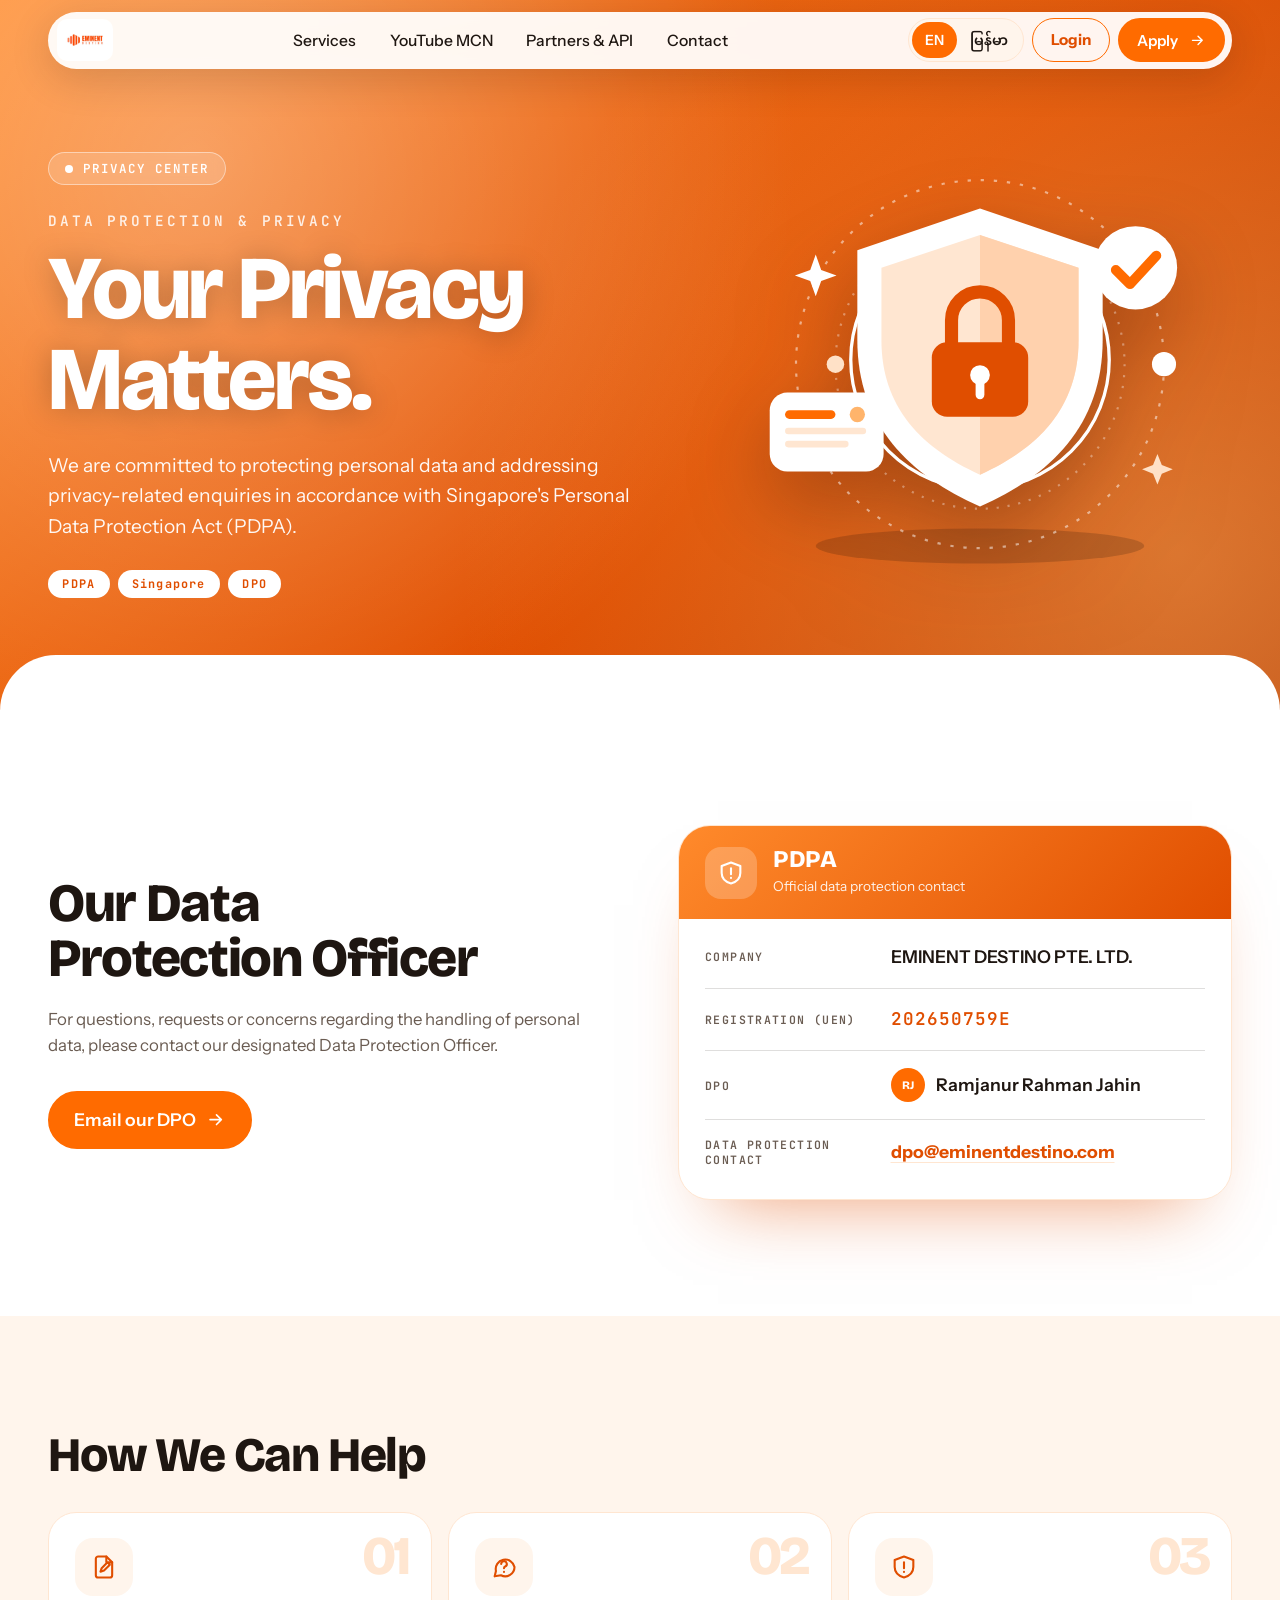
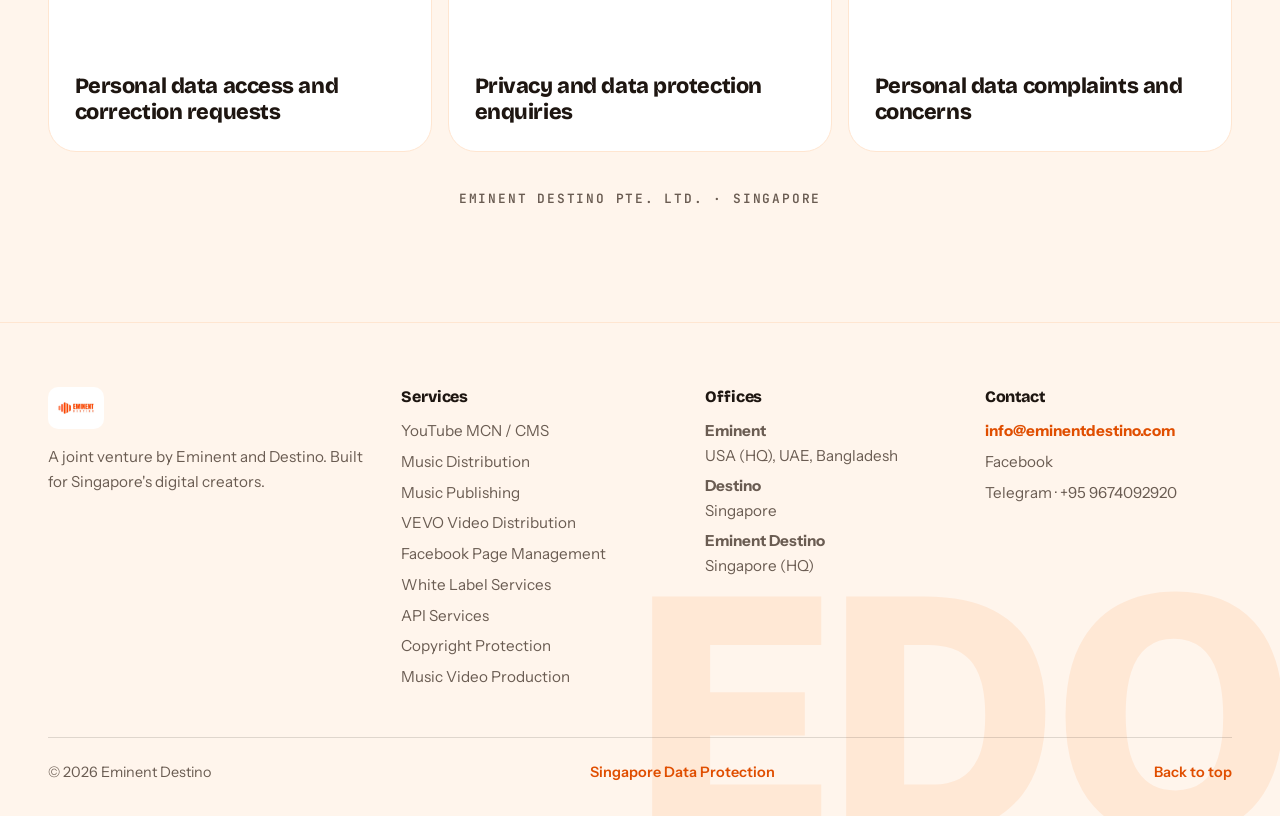
<file: singapore-data-protection.html>
<!DOCTYPE html>
<html lang="en">
<head>
<meta charset="utf-8">
<meta name="viewport" content="width=device-width, initial-scale=1, viewport-fit=cover">
<meta name="robots" content="noindex, nofollow, noarchive">
<meta name="referrer" content="no-referrer">
<title>Singapore Data Protection | Eminent Destino</title>
<link rel="icon" type="image/png" sizes="48x48" href="/favicon-48.png">
<link rel="icon" type="image/png" sizes="192x192" href="/favicon-192.png">
<link rel="apple-touch-icon" href="/apple-touch-icon.png">
<meta name="theme-color" content="#FF6B00">
<link rel="preconnect" href="https://fonts.googleapis.com">
<link rel="preconnect" href="https://fonts.gstatic.com" crossorigin>
<link href="https://fonts.googleapis.com/css2?family=Bricolage+Grotesque:opsz,wght@12..96,500;12..96,700;12..96,800&family=Instrument+Sans:wght@400;500;600&family=JetBrains+Mono:wght@400;500&family=Noto+Sans+Myanmar:wght@400;500;700&display=swap" rel="stylesheet">
<style>
:root{
  --orange:#FF6B00;
  --orange-deep:#E04E00;
  --orange-soft:#FFE6D1;
  --orange-tint:#FFF5EC;
  --white:#FFFFFF;
  --ink:#1E1611;
  --muted:#6A5C52;
  --line:rgba(30,22,17,.14);
  --f-display:"Bricolage Grotesque","Noto Sans Myanmar",system-ui,sans-serif;
  --f-body:"Instrument Sans","Noto Sans Myanmar",system-ui,-apple-system,"Segoe UI",sans-serif;
  --f-mono:"JetBrains Mono",ui-monospace,SFMono-Regular,Menlo,monospace;
  --gutter:clamp(1.1rem,4vw,3rem);
  --maxw:clamp(1240px,72vw,1560px);
  --space:clamp(4rem,9vw,8.5rem);
  --ease:cubic-bezier(.2,.7,.2,1);
}
*,*::before,*::after{box-sizing:border-box}
[hidden]{display:none !important}
html{scroll-behavior:smooth;-webkit-text-size-adjust:100%;scroll-padding-top:90px}
body{margin:0;background:var(--white);color:var(--ink);font-family:var(--f-body);font-size:clamp(1rem,.96rem + .2vw,1.1rem);line-height:1.6;overflow-x:hidden}
img,svg,video{display:block;max-width:100%}
a{color:inherit;text-decoration:none}
button,input,select,textarea{font:inherit;color:inherit}
h1,h2,h3,p,ul,dl,dd{margin:0}
ul{padding:0;list-style:none}
:focus-visible{outline:3px solid var(--orange-deep);outline-offset:3px;border-radius:6px}
::selection{background:var(--orange);color:#fff}
html[lang="my"] body{line-height:1.95}
html[lang="my"] h1,html[lang="my"] h2,html[lang="my"] h3{line-height:1.5;letter-spacing:0}
.wrap{width:min(var(--maxw),100% - 2*var(--gutter));margin-inline:auto}
h1,h2,h3{font-family:var(--f-display);font-weight:800;letter-spacing:-.025em;line-height:1.02}
h2{font-size:clamp(2rem,5vw,4rem);text-wrap:balance}
h3{font-size:clamp(1.1rem,1.6vw,1.4rem);letter-spacing:-.01em;line-height:1.2}
html[lang="my"] h2{font-size:clamp(1.7rem,4vw,3.2rem)}
.lead{font-size:clamp(1.05rem,1.3vw,1.25rem);color:var(--muted);max-width:60ch}
#progress{position:fixed;inset:0 auto auto 0;height:3px;width:100%;background:var(--orange);transform:scaleX(0);transform-origin:left;z-index:100}

/* The accent follows the pointer with a small easing motion. */
.cursor-orbit{position:fixed;top:0;left:0;width:14px;height:14px;border:2px solid var(--orange-deep);border-radius:50%;background:rgba(255,255,255,.92);box-shadow:0 0 0 1px rgba(255,255,255,.65),0 3px 10px rgba(30,22,17,.2);pointer-events:none;z-index:120;opacity:0;transform:translate3d(-30px,-30px,0);transition:opacity .18s ease,width .18s var(--ease),height .18s var(--ease),background .18s ease;will-change:transform}
.cursor-orbit.is-visible{opacity:1}
.cursor-orbit.is-interactive{width:18px;height:18px;background:var(--orange-soft)}
@media(hover:none),(pointer:coarse),(prefers-reduced-motion:reduce){.cursor-orbit{display:none}}

/* buttons */
.btn{--bg:var(--orange);--fg:#fff;display:inline-flex;align-items:center;justify-content:center;gap:.65rem;padding:.95rem 1.5rem;min-height:48px;border-radius:999px;background:var(--bg);color:var(--fg);font-weight:600;border:2px solid var(--bg);cursor:pointer;transition:transform .25s var(--ease),background .25s,color .25s,border-color .25s;line-height:1.3;text-align:center}
.btn svg{width:1.1em;height:1.1em;fill:none;stroke:currentColor;stroke-width:2;stroke-linecap:round;stroke-linejoin:round;transition:transform .25s var(--ease);flex:none}
.btn:hover{transform:translateY(-2px)}
.btn:hover svg{transform:translateX(4px)}
.btn--white{--bg:#fff;--fg:var(--orange-deep)}
.btn--ghost{--bg:transparent;--fg:#fff;border-color:rgba(255,255,255,.75)}
.btn--ghost:hover{background:#fff;color:var(--orange-deep);border-color:#fff}
.btn--outline{--bg:transparent;--fg:var(--ink);border-color:var(--ink)}
.btn--outline:hover{background:var(--ink);color:#fff}
.btn--sm{padding:.55rem 1.1rem;font-size:.95rem;min-height:44px}
@media (max-width:480px){.hero__cta .btn,.sp-actions .btn,.wl__cta .btn{width:100%}}

/* header */
.hdr{position:fixed;top:12px;left:0;right:0;z-index:90;pointer-events:none}
.hdr__bar{pointer-events:auto;display:flex;align-items:center;gap:.6rem;justify-content:space-between;background:rgba(255,255,255,.94);backdrop-filter:blur(16px) saturate(1.4);-webkit-backdrop-filter:blur(16px) saturate(1.4);border-radius:999px;padding:.4rem .45rem .4rem .55rem;box-shadow:0 10px 40px rgba(30,10,0,.16)}
.logo{display:flex;align-items:center;gap:.6rem;font-family:var(--f-display);font-weight:800;min-width:0}
.logo__img{display:none;height:42px;width:auto;max-width:180px;object-fit:contain;border-radius:10px}
.logo.has-img .logo__img{display:block}
.logo.has-img .logo__fb{display:none}
.logo__fb{display:flex;align-items:center;gap:.55rem}
.logo__fb b{background:var(--orange);color:#fff;padding:.4rem .7rem;border-radius:12px;font-size:1.05rem;letter-spacing:.02em}
.logo__fb em{font-style:normal;font-size:1rem;white-space:nowrap}
@media (max-width:560px){.hdr .logo__fb em{display:none}.hdr .logo__img{max-width:42vw;height:38px}}
.nav{display:flex;gap:.2rem}
.nav a{padding:.55rem .95rem;border-radius:999px;font-weight:500;font-size:.98rem;transition:background .2s,color .2s;white-space:nowrap}
.nav a:hover{background:var(--orange-soft);color:var(--orange-deep)}
.hdr__end{display:flex;align-items:center;gap:.45rem}
.lang{display:inline-flex;background:var(--orange-tint);border:1px solid var(--orange-soft);border-radius:999px;padding:3px}
.lang button{border:0;background:transparent;padding:.4rem .8rem;min-height:36px;border-radius:999px;cursor:pointer;font-weight:600;font-size:.88rem;transition:background .2s,color .2s}
.lang button[aria-pressed="true"]{background:var(--orange);color:#fff}
.burger{display:none;width:44px;height:44px;border-radius:50%;border:0;background:var(--orange-tint);cursor:pointer;position:relative;flex:none}
.burger span{position:absolute;left:12px;right:12px;height:2px;background:var(--ink);border-radius:2px;transition:transform .3s var(--ease),top .3s var(--ease),opacity .2s}
.burger span:nth-child(1){top:16px}.burger span:nth-child(2){top:21px}.burger span:nth-child(3){top:26px}
.burger[aria-expanded="true"] span:nth-child(1){top:21px;transform:rotate(45deg)}
.burger[aria-expanded="true"] span:nth-child(2){opacity:0}
.burger[aria-expanded="true"] span:nth-child(3){top:21px;transform:rotate(-45deg)}
.mmenu{pointer-events:auto;display:none;margin-top:10px;background:#fff;border-radius:28px;padding:.75rem;box-shadow:0 20px 50px rgba(30,10,0,.2);max-height:calc(100svh - 100px);overflow:auto}
.mmenu.open{display:block}
.mmenu a{display:block;padding:.9rem 1.1rem;border-radius:16px;font-weight:600;font-size:1.1rem}
.mmenu a:hover{background:var(--orange-tint)}
@media (max-width:1020px){.nav,.hdr__end .btn{display:none}.burger{display:block}}

/* hero */
.hero{position:relative;min-height:100vh;min-height:100svh;color:#fff;display:flex;align-items:flex-end;isolation:isolate;overflow:hidden;background:linear-gradient(135deg,#FF8A2B,#E04E00 60%,#B93A00)}
.hero__media{position:absolute;inset:0;z-index:-2;background:linear-gradient(135deg,#FF8A2B,#E04E00 60%,#B93A00)}
.hero__media::before{content:"";position:absolute;inset:-20%;background:radial-gradient(circle at 30% 30%,rgba(255,255,255,.32),transparent 40%),radial-gradient(circle at 75% 65%,rgba(255,200,120,.42),transparent 45%);animation:drift 14s ease-in-out infinite alternate}
@keyframes drift{to{transform:translate3d(6%,4%,0) scale(1.15)}}
.hero__media video{position:absolute;inset:0;width:100%;height:100%;object-fit:cover;object-position:center;opacity:0;transition:opacity 1s ease}
.hero.video-ready .hero__media video{opacity:1}
.hero.video-ready .hero__media::before{opacity:0}
.hero__shade{position:absolute;inset:0;z-index:-1;background:
  linear-gradient(180deg,rgba(20,8,0,.5) 0%,rgba(20,8,0,0) 26%,rgba(20,8,0,0) 40%,rgba(20,8,0,.8) 100%),
  linear-gradient(90deg,rgba(255,107,0,.3),transparent 62%)}
@media (max-width:700px){.hero__shade{background:linear-gradient(180deg,rgba(20,8,0,.55) 0%,rgba(20,8,0,.1) 25%,rgba(20,8,0,.55) 55%,rgba(20,8,0,.88) 100%)}}
.eqbars{position:absolute;right:var(--gutter);bottom:150px;display:none;gap:6px;align-items:flex-end;height:150px;z-index:-1}
.hero.no-video:not(.video-ready) .eqbars{display:flex}
.eqbars i{display:block;width:8px;height:100%;border-radius:8px;background:rgba(255,255,255,.75);transform-origin:bottom;animation:bar 1.2s ease-in-out infinite alternate}
@keyframes bar{from{transform:scaleY(.12)}to{transform:scaleY(1)}}
@media (max-width:700px){.eqbars{height:90px;bottom:170px;gap:4px}.eqbars i{width:6px}}
.hero__inner{width:min(var(--maxw),100% - 2*var(--gutter));padding-block:8.5rem 9.5rem}
@media (max-width:700px){.hero__inner{padding-block:7.5rem 9rem}}
.hero__badge{display:inline-flex;align-items:center;gap:.6rem;background:rgba(255,255,255,.18);border:1px solid rgba(255,255,255,.45);backdrop-filter:blur(8px);-webkit-backdrop-filter:blur(8px);padding:.5rem 1rem;border-radius:999px;font-size:.92rem;font-weight:500;max-width:100%}
.hero__badge i{width:8px;height:8px;border-radius:50%;background:#fff;box-shadow:0 0 0 0 rgba(255,255,255,.8);animation:ping 2s infinite;flex:none}
@keyframes ping{70%{box-shadow:0 0 0 10px rgba(255,255,255,0)}100%{box-shadow:0 0 0 0 rgba(255,255,255,0)}}
.hero h1{font-size:clamp(2.7rem,9vw,8rem);margin-top:1.4rem;text-wrap:balance;text-shadow:0 2px 30px rgba(0,0,0,.3)}
html[lang="my"] .hero h1{font-size:clamp(2.1rem,6.2vw,5.2rem)}
.hero h1 span{display:block}
.hero__lead{margin-top:1.5rem;max-width:58ch;font-size:clamp(1.02rem,1.5vw,1.3rem);color:rgba(255,255,255,.96);text-shadow:0 1px 16px rgba(0,0,0,.4)}
.hero__cta{display:flex;flex-wrap:wrap;gap:.8rem;margin-top:2rem}
.playbtn{position:absolute;left:50%;top:44%;transform:translate(-50%,-50%);border:0;cursor:pointer;background:#fff;color:var(--orange-deep);font-weight:700;padding:1rem 1.6rem;border-radius:999px;display:flex;align-items:center;gap:.6rem;box-shadow:0 20px 50px rgba(0,0,0,.35);z-index:2}
.playbtn svg{width:20px;height:20px;fill:currentColor}
.hero::after{content:"";position:absolute;left:0;right:0;bottom:-1px;height:56px;background:#fff;border-radius:56px 56px 0 0}
@media (max-width:700px){.hero::after{height:36px;border-radius:36px 36px 0 0}}
.js .hero [data-in]{opacity:0;transform:translateY(38px);filter:blur(8px);animation:heroIn 1s var(--ease) forwards;animation-delay:calc(var(--i,0) * .12s + .25s)}
@keyframes heroIn{to{opacity:1;transform:none;filter:none}}
@media (orientation:landscape) and (max-height:520px){.hero__inner{padding-block:6.5rem 7rem}.hero h1{font-size:clamp(2rem,7vw,4rem)}.hero__lead{display:none}}

/* marquee */
.marquee{background:var(--orange);color:#fff;overflow:hidden;padding:1.05rem 0;margin-top:-1px}
.marquee__track{display:flex;width:max-content;animation:scroll 70s linear infinite}
.marquee:hover .marquee__track{animation-play-state:paused}
.marquee__item{display:flex;align-items:center;font-family:var(--f-display);font-weight:700;font-size:clamp(1rem,1.8vw,1.5rem);white-space:nowrap}
.marquee__item::after{content:"✦";margin-inline:1.6rem;font-size:.8em;opacity:.8}
@keyframes scroll{to{transform:translateX(-50%)}}

/* sections */
.sec{padding-block:var(--space)}
.sec--tint{background:var(--orange-tint)}
.js [data-reveal]{opacity:0;transform:translateY(26px);transition:opacity .8s var(--ease),transform .8s var(--ease);transition-delay:var(--d,0s)}
.js [data-reveal].in{opacity:1;transform:none}

/* Service chooser and MCN detail. Motion follows the existing reveal system. */
.explorer{display:grid;grid-template-columns:minmax(220px,.8fr) 1.6fr;gap:1rem;align-items:start;margin:-.4rem 0 2rem;padding:clamp(1.2rem,3vw,2rem);border:1px solid var(--orange-soft);border-radius:28px;background:#fff;box-shadow:0 14px 38px rgba(60,28,10,.05)}
.explorer__intro p{font:500 .77rem var(--f-mono);letter-spacing:.08em;color:var(--orange-deep);margin-bottom:.65rem}
.explorer__intro h3{font-size:clamp(1.3rem,2vw,1.8rem)}
.explorer__choices{display:flex;flex-wrap:wrap;gap:.6rem}
.explorer__choices button{border:1px solid var(--line);border-radius:999px;background:#fff;padding:.65rem 1rem;cursor:pointer;min-height:44px;font-weight:600;transition:background .22s,border-color .22s,color .22s,transform .22s}
.explorer__choices button:hover{transform:translateY(-2px);border-color:var(--orange)}
.explorer__choices button[aria-pressed=true]{background:var(--ink);border-color:var(--ink);color:#fff}
.explorer__result{grid-column:2;display:flex;align-items:center;justify-content:space-between;gap:1.5rem;border-top:1px solid var(--line);padding-top:1rem}
.explorer__result strong{font-family:var(--f-display);font-size:1.14rem}
.explorer__result p{color:var(--muted);font-size:.94rem;line-height:1.5;margin-top:.2rem}
.explorer__result .go{flex:none}
@media(max-width:800px){.explorer{grid-template-columns:1fr}.explorer__result{grid-column:1;align-items:flex-start;flex-direction:column;gap:.7rem}}

.mcn-story__heading{max-width:850px;margin-bottom:2.4rem}
.mcn-story__heading .lead{margin-top:1.3rem;line-height:1.75}
.mcn-pains{display:grid;grid-template-columns:repeat(3,minmax(0,1fr));gap:1rem}
.mcn-pains article{border:1px solid var(--line);border-radius:24px;padding:clamp(1.3rem,2vw,2.1rem);background:#fff}
.mcn-pains article>span{display:block;font:500 .9rem var(--f-mono);color:var(--orange-deep);margin-bottom:2.2rem}
.mcn-pains h3{margin-bottom:.7rem}.mcn-pains p,.mcn-benefits p{color:var(--muted);line-height:1.7}
.mcn-bridge{display:flex;align-items:center;gap:clamp(1.2rem,4vw,3rem);margin-top:1rem;padding:clamp(1.5rem,4vw,3rem);background:var(--ink);color:#fff;border-radius:26px}
.mcn-bridge__mark{font-family:var(--f-display);font-size:clamp(2.4rem,7vw,5rem);font-weight:800;letter-spacing:-.07em;color:var(--orange);line-height:1}
.mcn-bridge h3{margin-bottom:.5rem}.mcn-bridge p{color:#e4dcd6;max-width:75ch}
.mcn-oo{background:#fff}
.mcn-oo__grid{display:grid;grid-template-columns:repeat(3,minmax(0,1fr));gap:1rem}
.mcn-oo__grid article{background:var(--orange-tint);border:1px solid var(--orange-soft);border-radius:24px;padding:clamp(1.3rem,2.5vw,2.2rem)}
.mcn-oo__grid article>span{font:500 .82rem var(--f-mono);color:var(--orange-deep)}
.mcn-oo__grid h3{margin:1.2rem 0 .6rem}.mcn-oo__grid p{color:var(--muted);line-height:1.7}
.mcn-settlement{display:flex;gap:1.5rem;align-items:baseline;border-top:1px solid var(--line);padding:1.5rem 0 2rem}
.mcn-settlement h3{flex:0 0 25%}.mcn-settlement p{color:var(--muted)}
.mcn-tax-policy{display:flex;align-items:center;gap:1.4rem;margin-top:1rem;border:1px solid var(--orange-soft);border-radius:22px;background:#fff;padding:1.2rem 1.6rem}
.mcn-tax-policy strong{font-family:var(--f-display);font-size:clamp(2.8rem,5vw,4.5rem);line-height:1;color:var(--orange-deep);letter-spacing:-.06em}
.mcn-tax-policy h3{font-size:1.1rem;margin-bottom:.3rem}.mcn-tax-policy p{color:var(--muted);font-size:.93rem}
.mcn-timeline{display:grid;grid-template-columns:repeat(3,1fr);gap:1rem;margin-bottom:1.5rem}
.mcn-timeline>div{position:relative;background:#fff;border:1px solid var(--orange-soft);border-radius:22px;padding:1.5rem;overflow:hidden}
.mcn-timeline>div:before{content:"";position:absolute;inset:0 auto auto 0;width:100%;height:3px;background:var(--orange);transform:scaleX(0);transform-origin:left;transition:transform .8s var(--ease)}
.mcn-timeline.in>div:before{transform:scaleX(1)}
.mcn-timeline>div:nth-child(2):before{transition-delay:.15s}.mcn-timeline>div:nth-child(3):before{transition-delay:.3s}
.mcn-timeline span{font:500 .83rem var(--f-mono);color:var(--orange-deep)}
.mcn-timeline h3{margin:1.2rem 0 .6rem}.mcn-timeline p{color:var(--muted);font-size:.94rem}
.mcn-calculator{display:grid;grid-template-columns:1fr 1fr;gap:2rem;background:var(--ink);color:#fff;border-radius:26px;padding:clamp(1.5rem,4vw,3rem);align-items:center}
.mcn-calculator h3{font-size:clamp(1.4rem,2.3vw,2rem)}.mcn-calculator p{color:#e4dcd6;margin:.75rem 0 1.3rem}
.mcn-calculator label{display:block;font-size:.88rem;margin-bottom:.35rem}
.mcn-calculator__input{display:flex;align-items:center;gap:.5rem;background:#fff;color:var(--ink);border-radius:12px;padding:.35rem .9rem;max-width:300px}
.mcn-calculator__input input{min-width:0;width:100%;border:0;outline:0;background:transparent;padding:.5rem 0;font-size:1.3rem}
.mcn-calculator__result{border-left:1px solid rgba(255,255,255,.25);padding-left:2rem}
.mcn-calculator__result output{display:block;color:#ff9e55;font-family:var(--f-display);font-size:clamp(2.8rem,6vw,5.5rem);font-weight:800;line-height:1.1;letter-spacing:-.06em;font-variant-numeric:tabular-nums}
.mcn-calculator__result p:last-child{font-size:.85rem;line-height:1.55;margin-bottom:0}
.mcn-note{max-width:95ch;margin-top:1.2rem;font-size:.88rem;line-height:1.65;color:var(--muted)}
.mcn-benefits{display:grid;grid-template-columns:repeat(3,minmax(0,1fr));gap:1rem}
.mcn-benefits article{border-top:2px solid var(--ink);padding:1.6rem .7rem 1.2rem 0}
.mcn-benefits article>span{display:block;color:var(--orange);font-size:1.2rem;margin-bottom:1.2rem;transition:transform .35s var(--ease)}
.mcn-benefits article:hover>span{transform:rotate(60deg)}
.mcn-benefits h3{margin-bottom:.6rem}
.mcn-addons{margin-top:2rem;border-radius:24px;background:var(--orange-tint);padding:1.6rem 2rem;display:flex;align-items:center;gap:2rem}
.mcn-addons h3{flex:0 0 30%}.mcn-addons p{color:var(--muted)}
.mcn-join__grid{display:grid;grid-template-columns:1.25fr .75fr;gap:clamp(2rem,5vw,5rem);align-items:start}
.mcn-join .lead{margin-top:1.4rem}.mcn-join .btn{margin-top:2rem}
.mcn-examples{display:grid;grid-template-columns:1fr 1fr;gap:1rem;margin-top:2rem}
.mcn-examples>div{background:#fff;border:1px solid var(--orange-soft);padding:1.3rem;border-radius:18px}
.mcn-examples h3{font-size:1.02rem;margin-bottom:.5rem}.mcn-examples p{color:var(--muted);font-size:.92rem}
.mcn-criteria{background:#fff;border:1px solid var(--orange-soft);border-radius:24px;padding:clamp(1.5rem,3vw,2.5rem)}
.mcn-criteria h3{margin-bottom:1.3rem}.mcn-criteria li{padding:.85rem 0 .85rem 1.5rem;border-top:1px solid var(--line);position:relative;color:var(--muted)}
.mcn-criteria li:before{content:"✓";position:absolute;left:0;color:var(--orange-deep);font-weight:700}
.mcn-b2b__grid{display:grid;grid-template-columns:1.2fr .8fr;gap:clamp(2rem,5vw,5rem);align-items:end}
.mcn-b2b .lead{margin-top:1.4rem}.mcn-b2b__action p{color:var(--muted);margin-bottom:1.5rem}
.mcn-sources{padding-block:1.2rem 2rem;font-size:.8rem;color:var(--muted)}.mcn-sources a{color:var(--orange-deep);text-decoration:underline;text-underline-offset:3px}
@media(max-width:900px){.mcn-pains,.mcn-benefits,.mcn-oo__grid{grid-template-columns:repeat(2,minmax(0,1fr))}.mcn-timeline{grid-template-columns:1fr}.mcn-join__grid,.mcn-b2b__grid{grid-template-columns:1fr}}
@media(max-width:600px){.mcn-pains,.mcn-benefits,.mcn-oo__grid,.mcn-examples,.mcn-calculator{grid-template-columns:1fr}.mcn-bridge{align-items:flex-start;flex-direction:column}.mcn-calculator__result{border-left:0;border-top:1px solid rgba(255,255,255,.25);padding:1.5rem 0 0}.mcn-addons{display:block}.mcn-addons p{margin-top:.7rem}.mcn-story__heading{margin-bottom:1.5rem}.mcn-settlement{display:block}.mcn-settlement p{margin-top:.7rem}}

/* about */
.about{display:grid;grid-template-columns:1.15fr .85fr;gap:clamp(2rem,6vw,6rem);align-items:start}
.about h2{margin-bottom:1.5rem}
.about p{color:var(--muted);max-width:58ch}
.eq{display:flex;flex-wrap:wrap;align-items:center;gap:.7rem;margin-top:2rem;font-family:var(--f-display);font-weight:800}
.eq b{padding:.6rem 1.05rem;border-radius:999px;border:2px solid var(--ink);font-size:1rem}
.eq b.edo{background:var(--orange);border-color:var(--orange);color:#fff}
.eq span{font-size:1.5rem;color:var(--orange)}
.stats{display:grid;grid-template-columns:1fr 1fr;border-top:2px solid var(--ink)}
.stat{padding:1.5rem 0;border-bottom:1px solid var(--line);min-width:0}
.stat:nth-child(odd){padding-right:1rem;border-right:1px solid var(--line)}
.stat:nth-child(even){padding-left:1.2rem}
.stat b{display:block;font-family:var(--f-display);font-size:clamp(2.2rem,4.4vw,3.6rem);line-height:1.1;color:var(--orange);letter-spacing:-.03em}
.stat b.sm{font-size:clamp(1.35rem,2.6vw,2.1rem);padding-block:.45rem}
.stat span{display:block;margin-top:.5rem;color:var(--muted);font-size:.98rem;line-height:1.4}
.ents{display:grid;grid-template-columns:1fr 1fr;gap:1rem;margin-top:clamp(2.5rem,5vw,4rem)}
.ent{background:#fff;border:1.5px solid var(--line);border-radius:28px;padding:clamp(1.4rem,2.6vw,2.2rem);transition:border-color .3s,transform .4s var(--ease)}
.ent:hover{border-color:var(--orange);transform:translateY(-4px)}
.ent--a{background:var(--orange-tint);border-color:var(--orange-soft)}
.ent h3{font-size:clamp(1.3rem,2vw,1.7rem)}
.ent p{margin-top:.7rem;color:var(--muted);max-width:46ch}
.tags{display:flex;flex-wrap:wrap;gap:.45rem;margin-top:1.2rem}
.tags li{background:var(--orange);color:#fff;font-weight:600;font-size:.85rem;padding:.3rem .8rem;border-radius:999px}
.ent--b .tags li{background:var(--ink)}
@media (max-width:860px){.about,.ents{grid-template-columns:1fr}}

/* MCN */
.mcn{display:grid;grid-template-columns:.9fr 1.1fr;gap:clamp(2rem,6vw,6rem);align-items:start}
.mcn__side{position:sticky;top:110px}
.mcn__side h2{margin-bottom:1.3rem}
.mcn__side .btn{margin-top:2rem}
.rows{border-top:1px solid var(--line)}
.row{position:relative;display:grid;grid-template-columns:56px 1fr;gap:1.2rem;padding:1.6rem 0;border-bottom:1px solid var(--line)}
.row::after{content:"";position:absolute;left:0;bottom:-1px;height:2px;width:100%;background:var(--orange);transform:scaleX(0);transform-origin:left;transition:transform 1.1s var(--ease) .2s}
.row.in::after{transform:scaleX(1)}
.ico{width:56px;height:56px;border-radius:18px;background:var(--orange-soft);color:var(--orange-deep);display:grid;place-items:center;transition:background .3s,color .3s,transform .3s var(--ease);flex:none}
.ico svg{width:26px;height:26px;fill:none;stroke:currentColor;stroke-width:1.8;stroke-linecap:round;stroke-linejoin:round}
.row:hover .ico{background:var(--orange);color:#fff;transform:rotate(-6deg)}
.row p{margin-top:.5rem;color:var(--muted);max-width:60ch}
@media (max-width:900px){.mcn{grid-template-columns:1fr}.mcn__side{position:static}}
@media (max-width:480px){.row{grid-template-columns:44px 1fr;gap:.9rem}.row .ico{width:44px;height:44px;border-radius:14px}.row .ico svg{width:22px;height:22px}}

/* services bento */
.svc-head{display:flex;justify-content:space-between;align-items:end;gap:2rem;flex-wrap:wrap;margin-bottom:clamp(2rem,4vw,3.5rem)}
.svc-head p{max-width:44ch;color:var(--muted)}
.bento{display:grid;grid-template-columns:repeat(6,1fr);gap:1rem}
.tile{--mx:50%;--my:50%;position:relative;overflow:hidden;border:1.5px solid var(--line);border-radius:28px;padding:clamp(1.3rem,2.4vw,2.1rem);background:#fff;display:flex;flex-direction:column;justify-content:space-between;gap:2rem;min-height:250px;transition:transform .4s var(--ease),border-color .3s,box-shadow .4s;grid-column:span 2}
.tile::before{content:"";position:absolute;inset:0;background:radial-gradient(420px circle at var(--mx) var(--my),rgba(255,107,0,.16),transparent 60%);opacity:0;transition:opacity .3s;pointer-events:none}
.tile:hover{transform:translateY(-5px);border-color:var(--orange);box-shadow:0 24px 50px -24px rgba(255,107,0,.55)}
.tile:hover::before{opacity:1}
.tile > *{position:relative}
.tile p{margin-top:.6rem;color:var(--muted);max-width:44ch;font-size:.98rem}
.tile:hover .ico{background:var(--orange);color:#fff;transform:rotate(-6deg)}
.tile__top{display:flex;justify-content:space-between;align-items:flex-start;gap:1rem}
.who{font-size:.78rem;font-weight:700;background:var(--ink);color:#fff;padding:.3rem .7rem;border-radius:999px;max-width:14rem;text-align:center;line-height:1.35}
.go{display:inline-flex;align-items:center;gap:.5rem;font-weight:600;color:var(--orange-deep)}
.go svg{width:1.1em;height:1.1em;fill:none;stroke:currentColor;stroke-width:2;stroke-linecap:round;stroke-linejoin:round;transition:transform .25s var(--ease)}
.tile:hover .go svg{transform:translateX(5px)}
.tile--hot{background:var(--orange);border-color:var(--orange);color:#fff;grid-column:span 4}
.tile--hot p{color:rgba(255,255,255,.92)}
.tile--hot .ico{background:rgba(255,255,255,.22);color:#fff}
.tile--hot .go{color:#fff}
.tile--hot::before{background:radial-gradient(420px circle at var(--mx) var(--my),rgba(255,255,255,.28),transparent 60%)}
.tile--hot:hover{box-shadow:0 24px 60px -20px rgba(224,78,0,.8)}
.tile--soft{background:var(--orange-tint);border-color:var(--orange-soft)}
.tile--half{grid-column:span 3}
.js .tile[data-reveal].in{transition:transform .4s var(--ease),border-color .3s,box-shadow .4s,opacity .8s var(--ease);transition-delay:0s}
.js .tile[data-reveal].in:hover{transform:translateY(-5px)}
@media (max-width:980px){.tile{grid-column:span 3}.tile--hot{grid-column:span 6}}
@media (max-width:620px){.bento{grid-template-columns:1fr}.tile,.tile--hot,.tile--half{grid-column:auto;min-height:0}}

/* white label / API band */
.wl{position:relative;background:var(--orange);color:#fff;overflow:hidden;isolation:isolate}
.wl::before{content:"";position:absolute;inset:0;z-index:-1;background-image:linear-gradient(rgba(255,255,255,.09) 1px,transparent 1px),linear-gradient(90deg,rgba(255,255,255,.09) 1px,transparent 1px);background-size:56px 56px;mask-image:linear-gradient(180deg,transparent,#000 25%,#000 75%,transparent);-webkit-mask-image:linear-gradient(180deg,transparent,#000 25%,#000 75%,transparent)}
.wl::after{content:"";position:absolute;width:60vw;height:60vw;right:-20vw;top:-25vw;border-radius:50%;background:radial-gradient(circle,rgba(255,255,255,.28),transparent 65%);z-index:-1;animation:drift 16s ease-in-out infinite alternate}
.wl__grid{display:grid;grid-template-columns:1fr 1fr;gap:clamp(2rem,5vw,5rem);align-items:start}
.wl h2{margin-bottom:1.3rem}
.wl .lead{color:rgba(255,255,255,.93)}
.feats{display:grid;grid-template-columns:1fr 1fr;gap:1.4rem 1.6rem;margin-top:2.2rem}
.feat{display:grid;grid-template-columns:28px 1fr;gap:.7rem}
.feat svg{width:28px;height:28px;padding:5px;border-radius:50%;background:#fff;color:var(--orange-deep);fill:none;stroke:currentColor;stroke-width:3;stroke-linecap:round;stroke-linejoin:round;margin-top:.15rem}
.feat h3{font-size:1.05rem}
.feat p{margin-top:.25rem;font-size:.95rem;color:rgba(255,255,255,.9);line-height:1.5}
html[lang="my"] .feat p{line-height:1.8}
.wl__cta{display:flex;flex-wrap:wrap;gap:.8rem;margin-top:2.2rem}
.code{background:#1B130E;border-radius:24px;box-shadow:0 40px 80px -30px rgba(60,15,0,.7);overflow:hidden;color:#F4E9E0;font-family:var(--f-mono);font-size:.84rem;min-width:0}
.code__bar{display:flex;align-items:center;gap:.4rem;padding:.8rem 1rem;background:#2A1D15;overflow-x:auto}
.code__bar i{width:11px;height:11px;border-radius:50%;background:#FF6B00;flex:none}
.code__bar i:nth-child(2){background:#FFB46B}.code__bar i:nth-child(3){background:#fff}
.tabs{display:flex;gap:.3rem;margin-left:.6rem}
.tabs button{border:0;background:transparent;color:#C8B5A6;padding:.4rem .8rem;border-radius:999px;cursor:pointer;font-family:var(--f-body);font-size:.85rem;white-space:nowrap;min-height:34px}
.tabs button[aria-selected="true"]{background:var(--orange);color:#fff}
.code pre{margin:0;padding:1.2rem 1.3rem;white-space:pre-wrap;word-break:break-word;line-height:1.65;min-height:210px}
.code .lbl{display:block;color:#FFB46B;font-family:var(--f-body);font-size:.75rem;margin-bottom:.4rem;font-weight:600}
.code .req{border-bottom:1px dashed rgba(255,255,255,.16)}
.code .res{color:#fff;min-height:150px}
.code .k{color:#FFB46B}.code .s{color:#FFE0C2}.code .m{color:#7FE0A8}
.code .ln{display:block;animation:ln .35s var(--ease) both}
@keyframes ln{from{opacity:0;transform:translateX(-8px)}}
.code__note{padding:.75rem 1.3rem 1rem;font-family:var(--f-body);font-size:.8rem;color:#B59F90}
@media (max-width:980px){.wl__grid{grid-template-columns:1fr}}
@media (max-width:520px){.feats{grid-template-columns:1fr}.code{font-size:.78rem}}
.flow{display:grid;grid-template-columns:1fr 90px 1fr 90px 1fr;align-items:center;margin-top:clamp(3rem,6vw,5rem)}
.flow--solo{margin-top:2.5rem}
.node{background:#fff;color:var(--ink);border-radius:26px;padding:1.4rem;box-shadow:0 24px 50px -28px rgba(80,20,0,.7)}
.node h3{font-size:1.15rem}
.node p{color:var(--muted);font-size:.92rem;margin-top:.3rem}
.node--hub{text-align:center;background:var(--ink);color:#fff;border-radius:50%;aspect-ratio:1;display:grid;place-content:center;padding:1rem;position:relative;max-width:260px;margin-inline:auto;width:100%}
.node--hub::before,.node--hub::after{content:"";position:absolute;inset:-10px;border-radius:50%;border:2px solid rgba(255,255,255,.7);animation:ring 3s ease-out infinite}
.node--hub::after{animation-delay:1.5s}
@keyframes ring{from{transform:scale(.96);opacity:.9}to{transform:scale(1.18);opacity:0}}
.node--hub b{font-family:var(--f-display);font-size:clamp(2rem,4vw,3rem);color:var(--orange);letter-spacing:-.03em;line-height:1}
.node--hub p{color:#E7D6C8}
.dests{display:flex;flex-wrap:wrap;gap:.45rem;margin-top:.9rem}
.dests li{background:var(--orange-tint);border:1px solid var(--orange-soft);color:var(--orange-deep);font-weight:600;font-size:.88rem;padding:.35rem .75rem;border-radius:999px}
.link{height:4px;border-radius:4px;background:repeating-linear-gradient(90deg,#fff 0 10px,transparent 10px 20px);background-size:20px 4px;animation:dash 1s linear infinite}
@keyframes dash{to{background-position:20px 0}}
@keyframes dashv{to{background-position:0 20px}}
@media (max-width:900px){
  .flow{grid-template-columns:1fr;gap:0}
  .link{width:4px;height:56px;margin-inline:auto;background:repeating-linear-gradient(180deg,#fff 0 10px,transparent 10px 20px);background-size:4px 20px;animation:dashv 1s linear infinite}
  .node--hub{max-width:220px}
}

/* contact */
.contact{display:grid;grid-template-columns:.95fr 1.05fr;gap:clamp(2rem,6vw,6rem);align-items:start}
.contact h2{margin-bottom:1.2rem}
.info{margin-top:2.2rem;border-top:2px solid var(--ink)}
.info div{padding:1rem 0;border-bottom:1px solid var(--line);display:grid;grid-template-columns:150px 1fr;gap:1rem}
.info dt{color:var(--muted);font-size:.92rem}
.info a{color:var(--orange-deep);font-weight:700;word-break:break-word}
.form{background:var(--orange-tint);border:1px solid var(--orange-soft);border-radius:32px;padding:clamp(1.2rem,3vw,2.4rem);display:grid;gap:1.1rem}
.form label{display:grid;gap:.4rem;font-weight:600;font-size:.95rem}
.form input,.form select,.form textarea{width:100%;background:#fff;border:1.5px solid var(--orange-soft);border-radius:16px;padding:.85rem 1rem;min-height:48px;transition:border-color .2s,box-shadow .2s;font-size:1rem}
.form textarea{min-height:130px;resize:vertical}
.form input:focus,.form select:focus,.form textarea:focus{outline:0;border-color:var(--orange);box-shadow:0 0 0 4px rgba(255,107,0,.18)}
.two{display:grid;grid-template-columns:1fr 1fr;gap:1rem}
.msg{min-height:1.5em;font-weight:500}
.msg.err{color:#B3261E}.msg.ok{color:var(--orange-deep)}
@media (max-width:900px){.contact{grid-template-columns:1fr}.two{grid-template-columns:1fr}.info div{grid-template-columns:1fr;gap:.2rem}}

/* service pages */
.sp-hero{position:relative;background:var(--orange);color:#fff;padding:8.5rem 0 5.5rem;overflow:hidden;isolation:isolate}
.sp-hero::before{content:"";position:absolute;inset:0;z-index:-1;background-image:linear-gradient(rgba(255,255,255,.09) 1px,transparent 1px),linear-gradient(90deg,rgba(255,255,255,.09) 1px,transparent 1px);background-size:56px 56px;mask-image:linear-gradient(180deg,#000,transparent);-webkit-mask-image:linear-gradient(180deg,#000,transparent)}
.sp-hero::after{content:"";position:absolute;left:0;right:0;bottom:-1px;height:48px;background:#fff;border-radius:48px 48px 0 0}
.sp-art{position:absolute;right:calc(var(--gutter) - 2vw);bottom:60px;width:min(38vw,400px);color:#fff;opacity:.2;z-index:-1;animation:float 8s ease-in-out infinite alternate}
.sp-art svg{width:100%;height:auto;fill:none;stroke:currentColor;stroke-width:.9;stroke-linecap:round;stroke-linejoin:round}
@keyframes float{to{transform:translateY(-18px) rotate(3deg)}}
@media (max-width:700px){.sp-art{width:60vw;right:-10vw;bottom:70px;opacity:.14}}
.crumbs{display:flex;flex-wrap:wrap;align-items:center;gap:.5rem;font-size:.92rem;margin-bottom:2rem}
.crumbs a{opacity:.9;text-decoration:underline;text-underline-offset:3px}
.crumbs a:hover{opacity:1}
.crumbs span[aria-hidden]{opacity:.6}
.sp-ico{width:76px;height:76px;border-radius:24px;background:#fff;color:var(--orange-deep);display:grid;place-items:center;margin-bottom:1.5rem;animation:pop .7s var(--ease) both}
.sp-ico svg{width:38px;height:38px;fill:none;stroke:currentColor;stroke-width:1.8;stroke-linecap:round;stroke-linejoin:round}
@keyframes pop{from{transform:scale(.4) rotate(-12deg);opacity:0}}
.sp-hero h1{font-size:clamp(2.3rem,7vw,5.4rem);animation:up .8s var(--ease) .1s both;text-wrap:balance;max-width:16ch}
html[lang="my"] .sp-hero h1{font-size:clamp(1.9rem,5.2vw,4rem);max-width:none}
.sp-tag{margin-top:1.2rem;font-size:clamp(1.1rem,1.8vw,1.5rem);max-width:40ch;color:rgba(255,255,255,.96);animation:up .8s var(--ease) .2s both}
.sp-who{display:inline-block;margin-top:1.4rem;background:#fff;color:var(--orange-deep);font-weight:700;padding:.4rem .95rem;border-radius:999px;font-size:.92rem;animation:up .8s var(--ease) .3s both;max-width:100%}
.sp-hero__cta{display:flex;flex-wrap:wrap;gap:.8rem;margin-top:2rem;animation:up .8s var(--ease) .4s both}
@keyframes up{from{opacity:0;transform:translateY(24px)}}
.sp-body{display:grid;grid-template-columns:1fr 1fr;gap:clamp(2rem,6vw,6rem);align-items:start}
.sp-body .lead{color:var(--ink);font-size:clamp(1.1rem,1.7vw,1.4rem);line-height:1.6}
.forbox{margin-top:2rem;padding:1.2rem 1.4rem;border-left:4px solid var(--orange);background:var(--orange-tint);border-radius:0 18px 18px 0}
.forbox h3{font-size:.95rem;color:var(--orange-deep);margin-bottom:.4rem}
.forbox p{color:var(--ink);font-weight:500}
.sp-list{border-top:2px solid var(--ink)}
.sp-list li{display:grid;grid-template-columns:32px 1fr;gap:.9rem;padding:1.1rem 0;border-bottom:1px solid var(--line);font-weight:500;align-items:start}
.sp-list svg{width:32px;height:32px;padding:6px;border-radius:50%;background:var(--orange);color:#fff;fill:none;stroke:currentColor;stroke-width:3;stroke-linecap:round;stroke-linejoin:round}
.sp-list__h{font-size:1rem;color:var(--muted);padding:0 0 1rem;font-family:var(--f-display);font-weight:800}
.steps-h{margin-bottom:clamp(2rem,4vw,3.5rem)}
.steps{display:grid;grid-template-columns:repeat(3,1fr);gap:1.4rem;counter-reset:st}
.step{position:relative;padding-top:5rem}
.step::before{counter-increment:st;content:counter(st);position:absolute;top:0;left:0;width:56px;height:56px;border-radius:50%;background:var(--orange);color:#fff;display:grid;place-items:center;font-family:var(--f-display);font-weight:800;font-size:1.5rem;z-index:1}
.step::after{content:"";position:absolute;top:27px;left:64px;right:-1.4rem;height:2px;background:repeating-linear-gradient(90deg,var(--orange) 0 8px,transparent 8px 16px)}
.step:last-child::after{display:none}
.step p{font-size:clamp(1.02rem,1.3vw,1.18rem);font-weight:500;max-width:32ch}
@media (max-width:760px){
  .steps{grid-template-columns:1fr;gap:0}
  .step{padding:0 0 2rem 4.6rem;min-height:56px}
  .step::before{width:44px;height:44px;font-size:1.2rem}
  .step::after{top:48px;left:21px;right:auto;width:2px;height:calc(100% - 48px);background:repeating-linear-gradient(180deg,var(--orange) 0 8px,transparent 8px 16px)}
}
.payx{text-align:left}
.payx .lead{margin-top:.8rem}
.payx .chipgroup{display:inline-block;margin-right:2.5rem;vertical-align:top}
.pn{display:grid;grid-template-columns:1fr 1fr;gap:1rem;margin-top:3rem}
.pn a{display:block;border:1.5px solid var(--line);border-radius:24px;padding:1.3rem 1.5rem;background:#fff;transition:border-color .3s,transform .3s var(--ease),background .3s}
.pn a:hover{border-color:var(--orange);background:var(--orange-tint);transform:translateY(-3px)}
.pn small{display:block;color:var(--muted);font-size:.85rem;margin-bottom:.3rem}
.pn strong{font-family:var(--f-display);font-size:clamp(1.05rem,1.7vw,1.35rem)}
.pn a:last-child{text-align:right}
.more{display:flex;flex-wrap:wrap;gap:.6rem;margin-top:1.5rem}
.more a{background:#fff;border:1.5px solid var(--orange-soft);padding:.6rem 1.1rem;border-radius:999px;font-weight:600;transition:background .2s,color .2s,border-color .2s}
.more a:hover{background:var(--orange);color:#fff;border-color:var(--orange)}
@media (max-width:860px){.sp-body{grid-template-columns:1fr}}
@media (max-width:560px){.pn{grid-template-columns:1fr}.pn a:last-child{text-align:left}}

/* Expanded services reuse the site's typography, palette and reveal timing. */
.service-jump{display:flex;flex-wrap:wrap;gap:.65rem;padding-block:1.2rem}
.service-jump a{border:1px solid var(--orange-soft);border-radius:999px;padding:.55rem 1rem;font-weight:600;font-size:.92rem;transition:background .2s,color .2s}
.service-jump a:hover{background:var(--orange);color:var(--white)}
.service-heading{max-width:960px;margin-bottom:2.5rem}
.service-eyebrow{font-family:var(--f-mono);font-size:.82rem;letter-spacing:.08em;color:var(--orange-deep);margin-bottom:1rem}
.service-heading .lead,.service-reasons .lead,.service-questions .lead{margin-top:1.4rem;color:var(--muted);line-height:1.75}
.service-grid{display:grid;grid-template-columns:repeat(3,minmax(0,1fr));gap:1.3rem}
.service-card{position:relative;border:1px solid var(--orange-soft);border-radius:28px;padding:clamp(1.3rem,2.5vw,2.5rem);background:var(--orange-tint);overflow:hidden}
.service-card::before{content:"";position:absolute;top:0;left:0;width:100%;height:3px;background:var(--orange);transform:scaleX(0);transform-origin:left;transition:transform .7s var(--ease);transition-delay:var(--d,0s)}
.service-card.in::before{transform:scaleX(1)}
.service-card__number{display:block;font-family:var(--f-display);font-weight:800;font-size:2.8rem;line-height:1;color:var(--orange);margin-bottom:2.4rem;transition:transform .35s var(--ease)}
.service-card:hover .service-card__number{transform:translateX(5px)}
.service-card h3{margin-bottom:1rem}.service-card p{color:var(--muted);line-height:1.75}
.service-reasons,.service-questions{display:grid;grid-template-columns:1.1fr 1fr;gap:clamp(2rem,6vw,6rem);align-items:start}
.service-reasons .btn{margin-top:2rem}
.service-prepare{background:var(--white);border:1px solid var(--orange-soft);border-radius:32px;padding:clamp(1.4rem,3vw,3rem)}
.service-prepare .ico{margin-bottom:1.5rem}.service-prepare>p{color:var(--muted);margin-top:.75rem}
.service-prepare .sp-list{margin-top:1.5rem}
.service-faq{border-bottom:1px solid var(--line)}
.service-faq:first-child{border-top:1px solid var(--line)}
.service-faq summary{display:flex;align-items:center;justify-content:space-between;gap:1.5rem;cursor:pointer;list-style:none;padding:1.5rem .25rem;font-family:var(--f-display);font-weight:700;font-size:1.15rem;line-height:1.5}
.service-faq summary::-webkit-details-marker{display:none}
.service-faq summary:hover{color:var(--orange-deep)}
.service-faq__icon{flex:0 0 28px;height:28px;border:1px solid var(--orange-soft);border-radius:50%;position:relative;transition:transform .3s var(--ease);color:var(--orange-deep)}
.service-faq__icon::before,.service-faq__icon::after{content:"";position:absolute;background:currentColor;left:7px;right:7px;top:12px;height:2px}
.service-faq__icon::after{transform:rotate(90deg)}
.service-faq[open] .service-faq__icon{transform:rotate(45deg)}
.service-faq[open]>p{animation:up .3s var(--ease);padding:0 .25rem 1.5rem;color:var(--muted);line-height:1.8}
@media(max-width:900px){.service-grid{grid-template-columns:1fr}.service-reasons,.service-questions{grid-template-columns:1fr}.service-card__number{margin-bottom:1.2rem}}

/* footer */
.ftr{position:relative;overflow:hidden;background:var(--orange-tint);border-top:1px solid var(--orange-soft);padding-block:4rem 2rem}
.ftr__big{position:absolute;right:-1vw;bottom:-.22em;font-family:var(--f-display);font-weight:800;font-size:clamp(9rem,28vw,26rem);line-height:1;color:var(--orange);opacity:.09;pointer-events:none;user-select:none}
.ftr__grid{position:relative;display:grid;grid-template-columns:1.3fr 1.1fr 1fr 1fr;gap:2rem}
.ftr h3{font-size:1rem;margin-bottom:.8rem}
.ftr p,.ftr li{color:var(--muted);font-size:.95rem}
.ftr ul{display:grid;gap:.4rem}
.ftr li a:hover{color:var(--orange-deep)}
.ftr a#mailLink2{color:var(--orange-deep);font-weight:700;word-break:break-word}
.ftr__legal{position:relative;margin-top:3rem;padding-top:1.4rem;border-top:1px solid var(--line);display:flex;justify-content:space-between;flex-wrap:wrap;gap:1rem;color:var(--muted);font-size:.9rem}
.ftr__legal a{color:var(--orange-deep);font-weight:600}
@media (max-width:900px){.ftr__grid{grid-template-columns:1fr 1fr}}
@media (max-width:560px){.ftr__grid{grid-template-columns:1fr}}

@media (prefers-reduced-motion:reduce){
  html{scroll-behavior:auto}
  *,*::before,*::after{animation-duration:.001ms !important;animation-iteration-count:1 !important;transition-duration:.001ms !important}
  .js .hero [data-in],.js [data-reveal]{opacity:1;transform:none;filter:none}
  .marquee__track{animation:none}
}

/* illustrations (decorative, from src/art.py) */
@keyframes float{to{transform:translateY(-18px) rotate(var(--r,3deg))}}
.st__prog{transform-origin:left center;transform-box:fill-box;animation:prog 5s ease-in-out infinite alternate}
@keyframes prog{from{transform:scaleX(.25)}to{transform:scaleX(1)}}
.st__spark{transform-box:fill-box;transform-origin:center;animation:spark 2.8s ease-in-out infinite}
.st__spark--b{animation-delay:-1.2s}
@keyframes spark{50%{transform:scale(.55) rotate(25deg);opacity:.5}}
.art{display:block;width:100%;height:auto}
.art--map{max-width:520px;margin-top:2.2rem}
.map__ring{transform-box:fill-box;transform-origin:center;animation:ring 2.4s ease-out infinite}
.map__arc{fill:none;stroke:var(--orange);stroke-width:3;stroke-linecap:round;stroke-dasharray:4 9;animation:arc 1.4s linear infinite}
@keyframes arc{to{stroke-dashoffset:-26}}
.map__fl{animation:float 5.5s ease-in-out infinite alternate;--r:0deg}
.map__fl--b{animation-duration:6.5s;animation-delay:-2s}
.ent{position:relative}
.badge{position:absolute;top:clamp(1.1rem,2vw,1.6rem);right:clamp(1.1rem,2vw,1.6rem);width:clamp(52px,6vw,76px);height:auto;transition:transform .5s var(--ease)}
.ent:hover .badge{transform:rotate(-12deg) scale(1.08)}
.ent h3,.ent p{padding-right:clamp(3.5rem,7vw,5rem)}
.art--studio{max-width:460px;margin-top:2.6rem}
.art--plane{width:clamp(86px,12vw,140px);margin:1.4rem 0 .4rem}
@media (max-width:900px){.art--studio{max-width:380px}}

/* service tile illustrations */
.tile__art{--c0:#fff;--c1:var(--orange);--c2:var(--orange-deep);--c3:var(--orange-soft);--c4:var(--ink);position:absolute !important;right:clamp(.7rem,1.6vw,1.3rem);bottom:clamp(.7rem,1.6vw,1.2rem);width:clamp(96px,30%,190px);height:auto;pointer-events:none;transition:transform .5s var(--ease)}
.tile--hot .tile__art{--c0:#E04E00;--c1:#fff;--c2:#FFE1C7;--c3:rgba(255,255,255,.28);--c4:#8A2E00}
.tile:hover .tile__art{transform:translateY(-6px) scale(1.07) rotate(-2deg)}
.tile__txt{padding-right:clamp(100px,30%,190px)}
.tile .go{align-self:flex-start}
.a0{fill:var(--c0)}.a1{fill:var(--c1)}.a2{fill:var(--c2)}.a3{fill:var(--c3)}.a4{fill:var(--c4)}
.s0,.s1,.s2,.s4{fill:none;stroke-linecap:round;stroke-linejoin:round}
.s0{stroke:var(--c0)}.s1{stroke:var(--c1)}.s2{stroke:var(--c2)}.s4{stroke:var(--c4)}
.tile__art *{transform-box:fill-box;transform-origin:center}
.an-float{animation:float 4.6s ease-in-out infinite alternate;--r:0deg}
.an-pulse{animation:pulse 2.2s ease-in-out infinite}
@keyframes pulse{50%{transform:scale(1.14)}}
.an-bar{transform-origin:bottom !important;animation:barUp 2.6s ease-in-out infinite alternate}
@keyframes barUp{from{transform:scaleY(.55)}to{transform:scaleY(1)}}
.an-orbit{transform-origin:80px 65px !important;transform-box:view-box !important;animation:spin 9s linear infinite}
.an-orbit--r{animation-direction:reverse;animation-duration:6s}
@keyframes spin{to{transform:rotate(360deg)}}
.an-note{animation:bob 2.4s ease-in-out infinite alternate}
@keyframes bob{from{transform:translateY(4px)}to{transform:translateY(-5px)}}
.an-pen{animation:write 2.6s ease-in-out infinite alternate}
@keyframes write{to{transform:translate(-8px,-6px) rotate(35deg)}}
.an-scan{animation:scan 3.2s linear infinite}
@keyframes scan{from{transform:translateX(-30px)}to{transform:translateX(150px)}}
.an-spark{animation:spark 2.8s ease-in-out infinite}
.an-pop{animation:popUp 2.4s ease-in-out infinite}
@keyframes popUp{0%,100%{transform:scale(1)}50%{transform:scale(1.14) rotate(-4deg)}}
.an-dot{animation:dotUp 1.2s ease-in-out infinite}
@keyframes dotUp{50%{transform:translateY(-7px)}}
.an-fan{animation:fan 3.4s ease-in-out infinite alternate;transform-origin:50% 90% !important}
@keyframes fan{from{transform:rotate(-3deg)}to{transform:rotate(5deg)}}
.an-swatch{animation:swatch 2.4s ease-in-out infinite}
@keyframes swatch{50%{transform:scale(1.35)}}
.an-load{transform-origin:left center !important;animation:load 2.8s ease-in-out infinite}
@keyframes load{0%{transform:scaleX(.05)}70%,100%{transform:scaleX(1)}}
.an-ping{animation:ringOut 2.4s ease-out infinite}
@keyframes ringOut{from{transform:scale(.8);opacity:.9}to{transform:scale(1.12);opacity:0}}
.an-check{stroke-dasharray:30;animation:draw 2.4s ease-in-out infinite}
@keyframes draw{0%{stroke-dashoffset:30}45%,100%{stroke-dashoffset:0}}
.an-clap{transform-origin:left bottom !important;animation:clap 2.2s ease-in-out infinite}
@keyframes clap{0%,55%,100%{transform:rotate(0)}30%{transform:rotate(-22deg)}}
.an-d1{animation-delay:-.4s}.an-d2{animation-delay:-.8s}.an-d3{animation-delay:-1.2s}
@media (max-width:620px){.tile__art{width:clamp(104px,38%,140px)}.tile__txt{padding-right:0}.tile{padding-bottom:7.6rem}}

/* network sliders: YouTube channels and Facebook pages we manage */
.net__stack{display:grid;grid-template-columns:minmax(0,1fr);gap:clamp(3rem,7vw,5.5rem);overflow:hidden}
.slider{min-width:0}
.slider__head>div:first-child{min-width:0}
.slider__head{display:flex;align-items:flex-end;justify-content:space-between;gap:1rem}
.net__eyebrow{display:flex;align-items:center;gap:.6rem;font:600 .8rem var(--f-mono);letter-spacing:.2em;text-transform:uppercase;color:var(--orange-deep)}
.net__ico{display:grid;place-items:center;width:30px;height:30px;border-radius:50%;background:var(--orange);color:#fff}
.net__ico svg{width:16px;height:16px;fill:currentColor}
.net__title{margin-top:.8rem;font-size:clamp(1.9rem,4.6vw,3.6rem);line-height:1.05}
.ed-grad{background:linear-gradient(100deg,var(--orange),var(--orange-deep));-webkit-background-clip:text;background-clip:text;color:transparent}
html[lang="my"] .net__eyebrow{letter-spacing:0;text-transform:none;font:600 .95rem var(--f-body)}
html[lang="my"] .net__title{display:flex;flex-wrap:wrap;gap:.3em;line-height:1.35}
html[lang="my"] .net__title .ed-grad{order:-1}
.slider__arrows{display:none;gap:.5rem;flex:none}
@media (min-width:700px){.slider__arrows{display:flex}}
.slider__arrows button{width:46px;height:46px;border-radius:50%;border:1.5px solid var(--line);background:#fff;color:var(--ink);display:grid;place-items:center;cursor:pointer;transition:background .25s,color .25s,border-color .25s,transform .25s var(--ease)}
.slider__arrows button:hover{background:var(--orange);border-color:var(--orange);color:#fff;transform:scale(1.06)}
.slider__arrows svg{width:20px;height:20px;fill:none;stroke:currentColor;stroke-width:2;stroke-linecap:round;stroke-linejoin:round}
.slider__track{--pad:max(var(--gutter),calc((100% - var(--maxw)) / 2));display:flex;gap:1rem;margin-top:2rem;padding:.4rem var(--pad) 2.2rem;margin-bottom:-1rem;overflow-x:auto;scroll-snap-type:x mandatory;scroll-padding-inline:var(--pad);scrollbar-width:none;-webkit-overflow-scrolling:touch;overscroll-behavior-x:contain}
.slider__track::-webkit-scrollbar{display:none}
.slider__track:focus-visible{outline:2px solid var(--orange);outline-offset:-2px;border-radius:12px}
.slide{flex:0 0 82%;scroll-snap-align:start;min-width:0;display:flex}
@media (min-width:620px){.slide{flex-basis:44%}}
@media (min-width:900px){.slide{flex-basis:31%}}
@media (min-width:1200px){.slide{flex-basis:calc((min(var(--maxw),100% - 2*var(--gutter)) - 3rem) / 4)}}
.slider__dots{display:flex;justify-content:center;gap:.4rem;margin-top:.4rem}
.slider__dots button{width:7px;height:7px;padding:0;border:0;border-radius:99px;background:rgba(30,22,17,.2);cursor:pointer;transition:width .3s var(--ease),background .3s}
.slider__dots button.on{width:26px;background:var(--orange)}
@keyframes spin{to{transform:rotate(360deg)}}

/* network cards: framed profile cards, banner shown as the channel's own */
.net{position:relative;overflow:hidden;isolation:isolate}
.net::before,.net::after{content:"";position:absolute;z-index:-1;border-radius:50%;pointer-events:none}
.net::before{top:-120px;right:-140px;width:420px;height:420px;background:radial-gradient(circle,rgba(255,107,0,.18),transparent 68%)}
.net::after{bottom:-160px;left:-120px;width:460px;height:460px;background:radial-gradient(circle,rgba(255,138,43,.16),transparent 68%)}
.ncard{position:relative;display:flex;flex:1;flex-direction:column;align-items:center;min-width:0;padding:.6rem .6rem 1.1rem;text-align:center;background:linear-gradient(180deg,#fff 0%,#fff 55%,var(--orange-tint) 100%);border:1px solid var(--orange-soft);border-radius:32px;box-shadow:0 22px 40px -30px rgba(224,78,0,.55);transition:transform .45s var(--ease),box-shadow .45s,border-color .3s}
a.ncard:hover{transform:translateY(-8px);border-color:var(--orange);box-shadow:0 34px 56px -28px rgba(255,107,0,.7)}
.ncard__banner{position:relative;align-self:stretch;aspect-ratio:1.9/1;overflow:hidden;border-radius:24px;background:linear-gradient(135deg,#FF8A2B,#E04E00 62%,#B93A00)}
.ncard__banner img{position:absolute;inset:0;width:100%;height:100%;object-fit:cover;object-position:center;transition:transform .8s var(--ease)}
.ncard__banner img.is-blur{filter:blur(22px) saturate(1.3);transform:scale(1.6)}
a.ncard:hover .ncard__banner img:not(.is-blur){transform:scale(1.06)}
.ncard__ed{position:absolute;left:.6rem;top:.6rem;display:inline-flex;align-items:center;gap:.4rem;padding:.32rem .65rem;border-radius:999px;background:rgba(255,255,255,.94);color:var(--ink);font:700 .6rem var(--f-mono);letter-spacing:.05em;text-transform:uppercase;white-space:nowrap;box-shadow:0 6px 16px -8px rgba(0,0,0,.55)}
.ncard__ed i{width:7px;height:7px;border-radius:50%;background:var(--orange);animation:edPing 2s infinite}
@keyframes edPing{0%{box-shadow:0 0 0 0 rgba(255,107,0,.6)}70%,100%{box-shadow:0 0 0 7px rgba(255,107,0,0)}}
.ncard__plat{position:absolute;right:.6rem;top:.6rem;display:grid;place-items:center;width:30px;height:30px;border-radius:50%;background:var(--orange);color:#fff;box-shadow:0 6px 16px -8px rgba(0,0,0,.55)}
.ncard__plat svg{width:16px;height:16px;fill:currentColor}
.ncard__avatar{position:relative;z-index:1;display:block;width:88px;height:88px;margin-top:-40px;overflow:hidden;border-radius:50%;border:4px solid #fff;background:var(--orange-tint);box-shadow:0 0 0 3px var(--orange),0 16px 28px -12px rgba(60,15,0,.6);transition:transform .5s var(--ease)}
a.ncard:hover .ncard__avatar{transform:scale(1.07) rotate(-3deg)}
.ncard__avatar img{display:block;width:100%;height:100%;object-fit:cover}
.ncard h3{margin-top:.9rem;padding-inline:.8rem;font-size:clamp(1.25rem,1.8vw,1.5rem);line-height:1.1;overflow-wrap:anywhere}
.ncard__handle{max-width:100%;padding-inline:.8rem;margin-top:.3rem;overflow:hidden;text-overflow:ellipsis;white-space:nowrap;font:.76rem var(--f-mono);color:var(--muted)}
.ncard__stat{display:inline-flex;align-items:baseline;gap:.5rem;margin-top:1rem;padding:.55rem 1.2rem;border-radius:18px;background:#fff;border:1px solid var(--orange-soft);box-shadow:0 10px 22px -16px rgba(224,78,0,.6)}
.ncard__stat b{font:800 clamp(1.7rem,2.4vw,2.1rem)/1 var(--f-display);letter-spacing:-.04em;background:linear-gradient(100deg,var(--orange),var(--orange-deep));-webkit-background-clip:text;background-clip:text;color:transparent}
.ncard__stat span{font:600 .66rem var(--f-mono);letter-spacing:.1em;text-transform:uppercase;color:var(--muted)}
.ncard__cta{display:inline-flex;align-items:center;justify-content:center;gap:.6rem;align-self:stretch;margin:1.1rem .6rem 0;padding:.35rem .35rem .35rem 1.2rem;border-radius:999px;background:var(--ink);color:#fff;font-weight:700;font-size:.86rem;transition:background .3s}
.ncard__cta>span{flex:1;text-align:center}
.ncard__cta i{display:grid;place-items:center;flex:none;width:36px;height:36px;border-radius:50%;background:var(--orange);transition:transform .4s var(--ease)}
.ncard__cta svg{width:17px;height:17px;fill:none;stroke:#fff;stroke-width:2.2;stroke-linecap:round;stroke-linejoin:round}
a.ncard:hover .ncard__cta{background:var(--orange)}
a.ncard:hover .ncard__cta i{background:#fff;transform:rotate(45deg)}
a.ncard:hover .ncard__cta svg{stroke:var(--orange-deep)}
.ncard--more{position:relative;overflow:hidden;align-items:center;justify-content:center;gap:.9rem;padding:1.5rem;color:#fff;background:linear-gradient(135deg,#FF8A2B,#E04E00 60%,#B93A00);border-color:transparent;box-shadow:0 26px 50px -28px rgba(224,78,0,.8)}
.ncard--more .ring{position:absolute;right:-50px;top:-50px;width:190px;height:190px;border-radius:50%;border:1px solid rgba(255,255,255,.35);animation:spin 18s linear infinite}
.ncard--more .ring::after{content:"";position:absolute;inset:20px;border-radius:50%;border:1px dashed rgba(255,255,255,.4)}
.ncard__big svg{width:34px;height:34px;fill:rgba(255,255,255,.9)}
.ncard--more .plus{display:grid;place-items:center;width:84px;height:84px;border-radius:50%;background:#fff;color:var(--orange-deep);font:800 3rem/1 var(--f-display);box-shadow:0 0 0 10px rgba(255,255,255,.22);animation:float 4.6s ease-in-out infinite alternate;--r:0deg}
.ncard--more h3{margin:0;color:#fff;font-size:1.25rem}
html[lang="my"] .ncard__stat span,html[lang="my"] .ncard__ed{letter-spacing:0}
@media (max-width:420px){.ncard__avatar{width:80px;height:80px;margin-top:-36px}}
@media (prefers-reduced-motion:reduce){.ncard__ed i,.ncard--more .plus,.ncard--more .ring{animation:none}}

/* singapore data protection page */
.dp-hero{position:relative;isolation:isolate;overflow:hidden;color:#fff;padding:9.5rem 0 7rem;background:linear-gradient(135deg,#FF8A2B,#E04E00 58%,#B93A00)}
.dp-hero::after{content:"";position:absolute;left:0;right:0;bottom:-1px;height:56px;background:#fff;border-radius:56px 56px 0 0}
.dp-hero__glow{position:absolute;inset:-20%;z-index:-1;background:radial-gradient(circle at 25% 30%,rgba(255,255,255,.3),transparent 40%),radial-gradient(circle at 80% 70%,rgba(255,200,120,.4),transparent 45%);animation:drift 14s ease-in-out infinite alternate}
.dp-hero__grid{display:grid;grid-template-columns:1.1fr .9fr;gap:clamp(1.5rem,5vw,4rem);align-items:center}
.dp-eyebrow{display:inline-flex;align-items:center;gap:.6rem;padding:.45rem 1rem;border-radius:999px;border:1px solid rgba(255,255,255,.45);background:rgba(255,255,255,.16);backdrop-filter:blur(8px);-webkit-backdrop-filter:blur(8px);font:600 .78rem var(--f-mono);letter-spacing:.16em;text-transform:uppercase}
.dp-eyebrow i{width:8px;height:8px;border-radius:50%;background:#fff;animation:ping 2s infinite}
.dp-kicker{margin-top:1.6rem;font:600 .9rem var(--f-mono);letter-spacing:.2em;text-transform:uppercase;color:rgba(255,255,255,.85)}
.dp-hero h1{margin-top:.8rem;font-size:clamp(2.6rem,7vw,5.6rem);text-wrap:balance;text-shadow:0 2px 30px rgba(0,0,0,.25)}
.dp-lead{margin-top:1.5rem;max-width:56ch;font-size:clamp(1.02rem,1.5vw,1.25rem);color:rgba(255,255,255,.95)}
.dp-badges{display:flex;flex-wrap:wrap;gap:.5rem;margin-top:1.8rem}
.dp-badges span{padding:.35rem .9rem;border-radius:999px;background:#fff;color:var(--orange-deep);font:700 .74rem var(--f-mono);letter-spacing:.1em}
.dp-hero__art{display:grid;place-items:center}
.dp-art{width:min(100%,460px);height:auto;filter:drop-shadow(0 30px 40px rgba(60,15,0,.35))}
.dp-art *{transform-box:fill-box;transform-origin:center}
.js .dp-hero [data-in]{opacity:0;transform:translateY(38px);filter:blur(8px);animation:heroIn 1s var(--ease) forwards;animation-delay:calc(var(--i,0) * .12s + .2s)}
.dp-dpo__grid{display:grid;grid-template-columns:1fr 1fr;gap:clamp(2rem,6vw,5rem);align-items:center}
.dp-dpo h2{margin-bottom:1.2rem;font-size:clamp(2rem,4.2vw,3.4rem)}
.dp-dpo .lead{color:var(--muted);max-width:50ch;margin-bottom:2rem}
.dp-card{position:relative;overflow:hidden;border-radius:32px;background:#fff;border:1.5px solid var(--orange-soft);box-shadow:0 40px 70px -40px rgba(224,78,0,.55)}
.dp-card__top{display:flex;align-items:center;gap:1rem;padding:1.3rem 1.6rem;color:#fff;background:linear-gradient(135deg,#FF8A2B,#E04E00)}
.dp-card__seal{display:grid;place-items:center;width:52px;height:52px;flex:none;border-radius:16px;background:rgba(255,255,255,.22)}
.dp-card__seal svg{width:28px;height:28px;fill:none;stroke:#fff;stroke-width:1.8;stroke-linecap:round;stroke-linejoin:round}
.dp-card__top b{display:block;font:800 1.5rem/1 var(--f-display);letter-spacing:-.02em}
.dp-card__top span:not(.dp-card__seal){display:block;margin-top:.3rem;font-size:.85rem;color:rgba(255,255,255,.9)}
.dp-rows{padding:.4rem 1.6rem 1rem}
.dp-rows>div{display:grid;grid-template-columns:minmax(120px,.7fr) 1.3fr;gap:1rem;align-items:center;padding:1.05rem 0;border-bottom:1px solid var(--line)}
.dp-rows>div:last-child{border-bottom:0}
.dp-rows dt{font:600 .72rem var(--f-mono);letter-spacing:.12em;text-transform:uppercase;color:var(--muted)}
.dp-rows dd{font-weight:600;overflow-wrap:anywhere}
.dp-rows .mono{font-family:var(--f-mono);letter-spacing:.06em;color:var(--orange-deep)}
.dp-rows a{color:var(--orange-deep);font-weight:700;text-decoration:underline;text-underline-offset:4px;text-decoration-color:var(--orange-soft);transition:text-decoration-color .3s}
.dp-rows a:hover{text-decoration-color:var(--orange)}
.dp-rows .dp-who{display:flex;align-items:center;gap:.7rem}
.dp-av{display:grid;place-items:center;width:34px;height:34px;flex:none;border-radius:50%;background:var(--orange);color:#fff;font:800 .72rem var(--f-display)}
.dp-helpsec h2{font-size:clamp(1.9rem,4vw,3rem)}
.dp-help{display:grid;grid-template-columns:repeat(3,minmax(0,1fr));gap:1rem;margin-top:2rem}
.dp-help__i{position:relative;overflow:hidden;min-height:240px;padding:1.6rem;border-radius:28px;background:#fff;border:1.5px solid var(--orange-soft);display:flex;flex-direction:column;justify-content:space-between;gap:2rem;transition:transform .4s var(--ease),border-color .3s,box-shadow .4s}
.dp-help__i:hover{transform:translateY(-6px);border-color:var(--orange);box-shadow:0 26px 50px -28px rgba(255,107,0,.6)}
.dp-help__ico{display:grid;place-items:center;width:58px;height:58px;border-radius:18px;background:var(--orange-tint);color:var(--orange-deep);transition:background .3s,color .3s,transform .4s var(--ease)}
.dp-help__ico svg{width:28px;height:28px;fill:none;stroke:currentColor;stroke-width:1.8;stroke-linecap:round;stroke-linejoin:round}
.dp-help__i:hover .dp-help__ico{background:var(--orange);color:#fff;transform:rotate(-6deg)}
.dp-help__n{position:absolute;top:1rem;right:1.4rem;font:800 3.4rem/1 var(--f-display);letter-spacing:-.05em;color:var(--orange-soft)}
.dp-help__i h3{position:relative;font-size:clamp(1.15rem,1.7vw,1.4rem);line-height:1.2;letter-spacing:-.02em}
.dp-foot{margin-top:2.4rem;text-align:center;font:600 .8rem var(--f-mono);letter-spacing:.14em;text-transform:uppercase;color:var(--muted)}
html[lang="my"] .dp-eyebrow,html[lang="my"] .dp-kicker,html[lang="my"] .dp-foot,html[lang="my"] .dp-rows dt{letter-spacing:0;text-transform:none}
html[lang="my"] .dp-hero h1{font-size:clamp(2rem,5.2vw,4rem);line-height:1.3}
@media (max-width:900px){.dp-hero{padding:8rem 0 5.5rem}.dp-hero__grid,.dp-dpo__grid{grid-template-columns:1fr}.dp-hero__art{order:-1;margin-bottom:-.5rem}.dp-art{width:min(70%,320px)}.dp-help{grid-template-columns:1fr}.dp-help__i{min-height:0}}
@media (max-width:520px){.dp-rows>div{grid-template-columns:1fr;gap:.3rem}.dp-hero::after{height:36px;border-radius:36px 36px 0 0}}
@media (prefers-reduced-motion:reduce){.dp-hero__glow{animation:none}.js .dp-hero [data-in]{opacity:1;transform:none;filter:none;animation:none}}
.dp-check{stroke-dasharray:60;animation:dpDraw 3s ease-in-out infinite}
@keyframes dpDraw{0%{stroke-dashoffset:60}40%,90%{stroke-dashoffset:0}100%{stroke-dashoffset:60}}
@media (prefers-reduced-motion:reduce){.dp-check{animation:none;stroke-dashoffset:0}}
html[lang="my"] .dp-eyebrow,html[lang="my"] .dp-kicker,html[lang="my"] .dp-foot,html[lang="my"] .dp-rows dt,html[lang="my"] .ncard__stat span,html[lang="my"] .net__eyebrow{font-family:var(--f-body);font-weight:600}
html[lang="my"] .dp-eyebrow{font-size:.95rem}
html[lang="my"] .dp-kicker{font-size:1.05rem}
html[lang="my"] .dp-rows dt{font-size:.9rem}
html[lang="my"] .dp-foot{font-size:.95rem}

/* header login + mobile menu buttons */
.hdr__login{display:inline-flex;align-items:center;min-height:44px;padding:.5rem 1.15rem;border-radius:999px;border:1.5px solid var(--orange);color:var(--orange-deep);font-weight:700;font-size:.95rem;transition:background .25s,color .25s}
.hdr__login:hover{background:var(--orange);color:#fff}
.mmenu__cta{display:grid;grid-template-columns:1fr 1fr;gap:.6rem;padding:.6rem .4rem .3rem;margin-top:.4rem;border-top:1px solid var(--line)}
.mmenu .mmenu__cta a{display:flex;align-items:center;justify-content:center;gap:.5rem;padding:.85rem 1rem;border-radius:999px;font-size:1rem;font-weight:700}
.mmenu .mmenu__login{border:1.5px solid var(--orange);color:var(--orange-deep)}
.mmenu .mmenu__apply{background:var(--orange);color:#fff}
.mmenu .mmenu__apply:hover{background:var(--orange-deep)}
.mmenu__apply svg{width:18px;height:18px;fill:none;stroke:currentColor;stroke-width:2;stroke-linecap:round;stroke-linejoin:round}

/* login / apply access cards */
.ac{position:relative;isolation:isolate;overflow:hidden;padding-block:var(--space);background:var(--ink);color:#fff}
.ac__glow{position:absolute;inset:0;z-index:-1;background:radial-gradient(60% 50% at 10% 0%,rgba(255,107,0,.35),transparent 70%),radial-gradient(50% 50% at 100% 100%,rgba(255,138,43,.28),transparent 70%)}
.ac__head{max-width:760px}
.ac__eyebrow{display:inline-flex;align-items:center;gap:.6rem;font:600 .8rem var(--f-mono);letter-spacing:.2em;text-transform:uppercase;color:#FFB46B}
.ac__eyebrow i{width:8px;height:8px;border-radius:50%;background:var(--orange);animation:edPing 2s infinite}
.ac h2{margin-top:1rem;font-size:clamp(2rem,5vw,4rem);text-wrap:balance}
.ac__grid{display:grid;grid-template-columns:1fr 1fr;gap:clamp(1rem,2.4vw,1.6rem);margin-top:clamp(2rem,5vw,3.4rem)}
.ac__card{position:relative;display:flex;flex-direction:column;overflow:hidden;min-height:430px;padding:clamp(1.5rem,3vw,2.4rem);border-radius:36px;transition:transform .45s var(--ease),box-shadow .45s}
.ac__card:hover{transform:translateY(-8px)}
.ac__card--login{background:#fff;color:var(--ink);box-shadow:0 40px 70px -40px rgba(0,0,0,.8)}
.ac__card--apply{background:linear-gradient(135deg,#FF8A2B,#E04E00 60%,#B93A00);color:#fff;box-shadow:0 40px 70px -36px rgba(255,107,0,.75)}
.ac__card--login::after,.ac__card--apply::after{content:"";position:absolute;z-index:0;right:-70px;top:-70px;width:260px;height:260px;border-radius:50%;pointer-events:none}
.ac__card--login::after{background:radial-gradient(circle,var(--orange-soft),transparent 70%)}
.ac__card--apply::after{background:radial-gradient(circle,rgba(255,255,255,.28),transparent 70%)}
.ac__card>*{position:relative;z-index:1}
.ac__tag{align-self:flex-start;padding:.35rem .9rem;border-radius:999px;font:700 .72rem var(--f-mono);letter-spacing:.14em;text-transform:uppercase}
.ac__card--login .ac__tag{background:var(--orange-tint);color:var(--orange-deep);border:1px solid var(--orange-soft)}
.ac__card--apply .ac__tag{background:rgba(255,255,255,.2);border:1px solid rgba(255,255,255,.4)}
.ac__art{position:absolute !important;z-index:0 !important;right:clamp(.6rem,2vw,1.6rem);top:clamp(.8rem,2vw,1.4rem);width:clamp(150px,42%,250px);height:auto;pointer-events:none;transition:transform .5s var(--ease)}
.ac__art *{transform-box:fill-box;transform-origin:center}
.ac__card:hover .ac__art{transform:translateY(-6px) scale(1.05)}
.ac h3{margin-top:auto;padding-top:9rem;font-size:clamp(2.4rem,5vw,3.8rem);line-height:1;letter-spacing:-.04em}
.ac__card p{margin-top:.8rem;max-width:34ch;font-size:clamp(1rem,1.4vw,1.15rem)}
.ac__card--login p{color:var(--muted)}
.ac__card--apply p{color:rgba(255,255,255,.94)}
.ac__cta{display:flex;align-items:center;justify-content:space-between;gap:1rem;margin-top:1.6rem;padding:.4rem .4rem .4rem 1.5rem;border-radius:999px;font-weight:700;transition:background .3s,color .3s}
.ac__card--login .ac__cta{background:var(--ink);color:#fff}
.ac__card--apply .ac__cta{background:#fff;color:var(--orange-deep)}
.ac__cta i{display:grid;place-items:center;flex:none;width:48px;height:48px;border-radius:50%;background:var(--orange);transition:transform .4s var(--ease)}
.ac__card--apply .ac__cta i{background:var(--ink)}
.ac__cta svg{width:20px;height:20px;fill:none;stroke:#fff;stroke-width:2.2;stroke-linecap:round;stroke-linejoin:round}
.ac__card:hover .ac__cta i{transform:translateX(4px)}
.ac__card--login:hover .ac__cta{background:var(--orange)}
html[lang="my"] .ac__eyebrow,html[lang="my"] .ac__tag{font-family:var(--f-body);letter-spacing:0;text-transform:none;font-size:.95rem}
html[lang="my"] .ac h2{line-height:1.3}
html[lang="my"] .ac h3{line-height:1.25}
@media (max-width:860px){.ac__grid{grid-template-columns:1fr}.ac__card{min-height:380px}.ac h3{padding-top:7.5rem}}
@media (max-width:420px){.ac__card{border-radius:28px;min-height:360px}.ac__art{width:46%}.ac h3{padding-top:6.5rem}.ac__cta{padding-left:1.1rem;font-size:.92rem}}
@media (prefers-reduced-motion:reduce){.ac__eyebrow i{animation:none}}
@media (max-width:399px){.hdr__login{display:none}}
@media (max-width:520px){.hdr__login{padding:.45rem .95rem;font-size:.9rem}}

/* header Apply button stays visible on every screen size */
@media (max-width:1020px){.hdr__end .hdr__apply{display:inline-flex}}
@media (max-width:560px){.hdr__login{display:none}.hdr__apply{padding:.45rem .95rem;font-size:.9rem;min-height:40px}.hdr__apply svg{display:none}}
@media (max-width:359px){.hdr__end .hdr__apply{display:none}}
.hdr__apply{white-space:nowrap}
@media (max-width:560px){html[lang="my"] .hdr__apply{padding:.4rem .8rem;font-size:.82rem}html[lang="my"] .lang button{padding:.4rem .6rem}}
@media (max-width:379px){html[lang="my"] .hdr__end .hdr__apply{display:none}}

ol{margin:0;padding:0;list-style:none}
.sp-hero::after{background:var(--orange-tint)}
.sec--tint .forbox{background:#fff}
.sec--tint .form{background:#fff}
.sec--line{border-top:1px solid var(--line)}

</style>
</head>
<body data-root="" data-page="dp">
<div id="progress" aria-hidden="true"></div>

<header class="hdr">
  <div class="wrap">
    <div class="hdr__bar">
      <a class="logo" href="index.html" aria-label="Eminent Destino">
        <img class="logo__img" alt="Eminent Destino" referrerpolicy="no-referrer" decoding="async">
        <span class="logo__fb"><b>EDO</b><em>Eminent Destino</em></span>
      </a>
      <nav class="nav" aria-label="Main">
        <a href="index.html#services" data-i18n="nav.services">Services</a>
        <a href="index.html#mcn" data-i18n="nav.mcn">YouTube MCN</a>
        <a href="index.html#partners" data-i18n="nav.partners">Partners &amp; API</a>
        <a href="index.html#contact" data-i18n="nav.contact">Contact</a>
      </nav>
      <div class="hdr__end">
        <div class="lang" role="group" aria-label="Language">
          <button type="button" data-lang="en" aria-pressed="true">EN</button>
          <button type="button" data-lang="my" aria-pressed="false" lang="my">မြန်မာ</button>
        </div>
        <a class="hdr__login" href="https://app.eminentdestino.com/login"><span data-i18n="nav.login">Login</span></a>
        <a class="btn btn--sm hdr__apply" href="https://app.eminentdestino.com/apply"><span data-i18n="nav.apply">Apply</span><svg viewBox="0 0 24 24" aria-hidden="true"><path d="M5 12h14M13 6l6 6-6 6"/></svg></a>
        <button class="burger" id="burger" aria-label="Menu" aria-expanded="false" aria-controls="mmenu"><span></span><span></span><span></span></button>
      </div>
    </div>
    <div class="mmenu" id="mmenu">
        <a href="index.html#services" data-i18n="nav.services">Services</a>
        <a href="index.html#mcn" data-i18n="nav.mcn">YouTube MCN</a>
        <a href="index.html#partners" data-i18n="nav.partners">Partners &amp; API</a>
        <a href="index.html#contact" data-i18n="nav.contact">Contact</a>
      <div class="mmenu__cta">
        <a class="mmenu__login" href="https://app.eminentdestino.com/login"><span data-i18n="nav.login">Login</span></a>
        <a class="mmenu__apply" href="https://app.eminentdestino.com/apply"><span data-i18n="nav.apply">Apply</span><svg viewBox="0 0 24 24" aria-hidden="true"><path d="M5 12h14M13 6l6 6-6 6"/></svg></a>
      </div>
    </div>
  </div>
</header>
<main id="top">

  <section class="dp-hero">
    <div class="dp-hero__glow" aria-hidden="true"></div>
    <div class="wrap dp-hero__grid">
      <div class="dp-hero__txt">
        <p class="dp-eyebrow" data-in style="--i:0"><i></i><span data-i18n="dp.eyebrow">Privacy Center</span></p>
        <p class="dp-kicker" data-in style="--i:1" data-i18n="dp.kicker">Data Protection &amp; Privacy</p>
        <h1 data-in style="--i:2" data-i18n="dp.h1">Your Privacy Matters.</h1>
        <p class="dp-lead" data-in style="--i:3" data-i18n="dp.lead">We are committed to protecting personal data and addressing privacy-related enquiries in accordance with Singapore's Personal Data Protection Act (PDPA).</p>
        <div class="dp-badges" data-in style="--i:4"><span>PDPA</span><span>Singapore</span><span>DPO</span></div>
      </div>
      <div class="dp-hero__art" data-in style="--i:2"><svg class="dp-art" viewBox="0 0 420 380" aria-hidden="true" focusable="false">
  <ellipse cx="210" cy="346" rx="150" ry="16" fill="#000" opacity=".16"/>
  <g class="an-orbit" style="transform-origin:210px 180px"><circle cx="210" cy="180" r="168" fill="none" stroke="#fff" stroke-opacity=".5" stroke-width="2" stroke-dasharray="3 9"/><circle cx="378" cy="180" r="11" fill="#fff"/></g>
  <g class="an-orbit an-orbit--r" style="transform-origin:210px 180px"><circle cx="210" cy="180" r="132" fill="none" stroke="#fff" stroke-opacity=".35" stroke-width="2" stroke-dasharray="2 8"/><circle cx="78" cy="180" r="8" fill="#FFE1C7"/></g>
  <circle class="an-ping" cx="210" cy="176" r="118" fill="none" stroke="#fff" stroke-width="3"/>
  <g class="an-float">
    <path d="M210 38l112 38v82c0 78-48 124-112 152C146 282 98 236 98 158V76z" fill="#fff"/>
    <path d="M210 62l90 30v66c0 62-37 99-90 123-53-24-90-61-90-123V92z" fill="#FFE6D1"/>
    <path d="M210 62l90 30v66c0 62-37 99-90 123z" fill="#FFD1AD"/>
    <rect x="166" y="160" width="88" height="68" rx="14" fill="#E04E00"/>
    <path d="M184 160v-20a26 26 0 0 1 52 0v20" fill="none" stroke="#E04E00" stroke-width="12" stroke-linecap="round"/>
    <circle cx="210" cy="190" r="9" fill="#fff"/><rect x="206" y="193" width="8" height="19" rx="4" fill="#fff"/>
  </g>
  <g class="an-float an-d2"><rect x="18" y="206" width="104" height="72" rx="16" fill="#fff"/><rect x="32" y="222" width="46" height="8" rx="4" fill="#FF6B00"/><rect x="32" y="238" width="74" height="6" rx="3" fill="#FFE6D1"/><rect x="32" y="250" width="58" height="6" rx="3" fill="#FFE6D1"/><circle cx="98" cy="226" r="7" fill="#FFB46B"/></g>
  <g class="an-float an-d1"><circle cx="352" cy="92" r="38" fill="#fff"/><path class="dp-check" d="M334 94l13 13 24-26" fill="none" stroke="#FF6B00" stroke-width="9" stroke-linecap="round" stroke-linejoin="round"/></g>
  <path class="an-spark" d="M60 80l5 14 14 5-14 5-5 14-5-14-14-5 14-5z" fill="#fff"/>
  <path class="an-spark an-d2" d="M372 262l4 10 10 4-10 4-4 10-4-10-10-4 10-4z" fill="#FFE1C7"/></svg></div>
    </div>
  </section>

  <section class="sec dp-dpo">
    <div class="wrap dp-dpo__grid">
      <div data-reveal>
        <h2 data-i18n="dp.h2">Our Data Protection Officer</h2>
        <p class="lead" data-i18n="dp.p">For questions, requests or concerns regarding the handling of personal data, please contact our designated Data Protection Officer.</p>
        <a class="btn" href="mailto:dpo@eminentdestino.com"><span data-i18n="dp.cta">Email our DPO</span><svg viewBox="0 0 24 24" aria-hidden="true"><path d="M5 12h14M13 6l6 6-6 6"/></svg></a>
      </div>
      <article class="dp-card" data-reveal style="--d:.12s">
        <div class="dp-card__top"><span class="dp-card__seal"><svg viewBox="0 0 24 24" aria-hidden="true"><path d="M12 3l8 3v6c0 4.6-3.2 7.6-8 9-4.8-1.4-8-4.4-8-9V6z"/><path d="M12 8v5M12 16.2v.1"/></svg></span><div><b>PDPA</b><span data-i18n="dp.badge">Official data protection contact</span></div></div>
        <dl class="dp-rows">
          <div><dt data-i18n="dp.company">Company</dt><dd>EMINENT DESTINO PTE. LTD.</dd></div>
          <div><dt data-i18n="dp.uen">Registration (UEN)</dt><dd class="mono">202650759E</dd></div>
          <div><dt data-i18n="dp.dpo">DPO</dt><dd class="dp-who"><span class="dp-av">RJ</span>Ramjanur Rahman Jahin</dd></div>
          <div><dt data-i18n="dp.contact">Data protection contact</dt><dd><a href="mailto:dpo@eminentdestino.com">dpo@eminentdestino.com</a></dd></div>
        </dl>
      </article>
    </div>
  </section>

  <section class="sec sec--tint dp-helpsec">
    <div class="wrap">
      <h2 data-reveal data-i18n="dp.help">How We Can Help</h2>
      <div class="dp-help">
        <article class="dp-help__i" data-reveal style="--d:0.0s">
          <span class="dp-help__ico"><svg viewBox="0 0 24 24" aria-hidden="true"><path d="M14 3H7a2 2 0 0 0-2 2v14a2 2 0 0 0 2 2h10a2 2 0 0 0 2-2V8z"/><path d="M14 3v5h5M9 16l1-3 5-5 2 2-5 5z"/></svg></span><span class="dp-help__n">01</span>
          <h3 data-i18n="dp.h1a">Personal data access and correction requests</h3>
        </article>
        <article class="dp-help__i" data-reveal style="--d:0.1s">
          <span class="dp-help__ico"><svg viewBox="0 0 24 24" aria-hidden="true"><path d="M21 12a8 8 0 0 1-11.6 7.1L4 20l1.1-4.6A8 8 0 1 1 21 12z"/><path d="M9.6 9.4a2.4 2.4 0 1 1 3.4 2.2c-.6.3-1 .8-1 1.4M12 16.2v.1"/></svg></span><span class="dp-help__n">02</span>
          <h3 data-i18n="dp.h2a">Privacy and data protection enquiries</h3>
        </article>
        <article class="dp-help__i" data-reveal style="--d:0.2s">
          <span class="dp-help__ico"><svg viewBox="0 0 24 24" aria-hidden="true"><path d="M12 3l8 3v6c0 4.6-3.2 7.6-8 9-4.8-1.4-8-4.4-8-9V6z"/><path d="M12 8v5M12 16.2v.1"/></svg></span><span class="dp-help__n">03</span>
          <h3 data-i18n="dp.h3a">Personal data complaints and concerns</h3>
        </article>
      </div>
      <p class="dp-foot" data-reveal data-i18n="dp.foot">EMINENT DESTINO PTE. LTD. · Singapore</p>
    </div>
  </section>

</main>

<footer class="ftr">
  <div class="ftr__big" aria-hidden="true">EDO</div>
  <div class="wrap">
    <div class="ftr__grid">
      <div>
        <a class="logo" href="index.html" aria-label="Eminent Destino">
          <img class="logo__img" alt="Eminent Destino" referrerpolicy="no-referrer" decoding="async">
          <span class="logo__fb"><b>EDO</b><em>Eminent Destino</em></span>
        </a>
        <p style="margin-top:1rem;max-width:34ch" data-i18n="ft.line">A joint venture by Eminent and Destino. Built for Singapore's digital creators.</p>
      </div>
      <div>
        <h3 data-i18n="ft.services">Services</h3>
        <ul><li><a href="services/youtube-mcn.html" data-s="youtube-mcn|t">YouTube MCN / CMS</a></li><li><a href="services/music-distribution.html" data-s="music-distribution|t">Music Distribution</a></li><li><a href="services/music-publishing.html" data-s="music-publishing|t">Music Publishing</a></li><li><a href="services/vevo.html" data-s="vevo|t">VEVO Video Distribution</a></li><li><a href="services/facebook.html" data-s="facebook|t">Facebook Page Management</a></li><li><a href="services/white-label.html" data-s="white-label|t">White Label Services</a></li><li><a href="services/api.html" data-s="api|t">API Services</a></li><li><a href="services/copyright.html" data-s="copyright|t">Copyright Protection</a></li><li><a href="services/video-production.html" data-s="video-production|t">Music Video Production</a></li></ul>
      </div>
      <div>
        <h3 data-i18n="ft.offices">Offices</h3>
        <ul>
          <li><strong>Eminent</strong><br><span data-i18n="ft.eminent">USA (HQ), UAE, Bangladesh</span></li>
          <li><strong>Destino</strong><br><span data-i18n="ft.destino">Singapore</span></li>
          <li><strong>Eminent Destino</strong><br><span data-i18n="ft.edo">Singapore (HQ)</span></li>
        </ul>
      </div>
      <div>
        <h3 data-i18n="ft.contact">Contact</h3>
        <ul>
          <li><a id="mailLink2" href="#"></a></li>
          <li><a href="https://www.facebook.com/profile.php?id=61592448591808" target="_blank" rel="noopener noreferrer">Facebook</a></li>
          <li><a href="https://t.me/+959674092920" target="_blank" rel="noopener noreferrer">Telegram · +95 9674092920</a></li>
        </ul>
      </div>
    </div>
    <div class="ftr__legal">
      <span>© <span id="yr">2026</span> Eminent Destino</span>
      <a href="singapore-data-protection.html" data-i18n="ft.dp">Singapore Data Protection</a>
      <a href="#top" data-i18n="ft.top">Back to top</a>
    </div>
  </div>
</footer>
<script>
document.documentElement.classList.add("js");

/* =====================================================================
   SETTINGS — edit these
   ===================================================================== */
const CONTACT_EMAIL = "info@eminentdestino.com";
const ROOT = document.body.dataset.root || "";      // "" on the home page, "../" on service pages
const PAGE = document.body.dataset.page || "home";  // "home" or a service id

/* Logo: the first file that loads is used. Put your logo at assets/logo.png (recommended). */
const LOGO_SOURCES = [
  ROOT + "assets/logo.jpg",
  ROOT + "assets/logo.png",
  "https://storage.jahinmusic.com/2026-09-18%2023.58.40.jpg",
  "https://eminentdestino.com/edo-logo.png"
];

/* Hero video: the first source the browser can play is used.
   Recommended: put an H.264 file at assets/hero.mp4 (see README). */
const HERO_VIDEO_SOURCES = [
  { src: ROOT + "assets/hero.mp4", type: "video/mp4" },
  { src: ROOT + "assets/hero.webm", type: "video/webm" },
  { src: "https://storage.jahinmusic.com/0717.mp4", type: "video/mp4" },
  { src: "https://storage.jahinmusic.com/0717.mov" }
];

/* =====================================================================
   DATA
   ===================================================================== */
const SERVICES = [{"id": "youtube-mcn", "extra": "payout", "en": {"t": "YouTube MCN / CMS", "tag": "Monetize your channel and protect your content from Singapore.", "p": "We onboard accepted network channels through our Owned & Operated (O&O) CMS model after reviewing exclusive content rights and day-to-day operations. Singapore creators receive dedicated support for channel management, rights and monthly payment, subject to platform review and policy.", "for": "Singapore YouTube creators, music channels, film and entertainment channels, and labels.", "b": ["O&O CMS onboarding after rights and channel operations review", "AdSense-related support and YouTube policy guidance", "Content ID and rights management through YouTube CMS", "Monthly payments by bank, PayNow, GrabPay, Payoneer or PayPal", "Payouts in SGD or USD, with a dedicated support team"], "s": ["Send us your channel link and a short introduction.", "We review your channel, rights and policy standing, then arrange eligible MCN onboarding subject to platform approval.", "You receive statements and request payment on the agreed monthly settlement schedule."], "detailTitle": "A channel is more than its next upload.", "detailIntro": "An MCN brings channel operations, monetization support and rights administration into a managed relationship. For music and entertainment creators, that means looking at the channel, the catalog and the people who own the content together. EDO helps you understand the next steps before onboarding, then supports the operational side as your channel develops.", "focus": ["Channel review with a purpose", "We look at your channel, content ownership and existing setup before discussing the right service. A clear starting point helps identify missing information and keeps onboarding focused on your actual needs.", "Rights that follow your content", "Where your content qualifies, CMS and Content ID support can help manage uses of your recordings. Ownership information and existing claims matter: a match needs the right context before action is taken.", "A clearer monthly picture", "Reporting and payout support connect your channel activity with the statements you receive. Discuss your revenue share, deductions, payment method and currency before you join so you know how the relationship works."], "whyTitle": "Why build your channel with EDO?", "why": "Uploading is only one part of running a channel. EDO brings dedicated support, rights services and payment coordination into the same conversation. If you are comparing networks, look beyond a headline percentage: ask who handles claims, how reports are explained and what happens when you need to leave. Our approach is to make those practical questions part of onboarding.", "prepare": ["Your channel URL and a short description of your audience.", "Examples of original content and documents showing your rights.", "Details of any existing network, claims or monetization restrictions.", "Your preferred payment method and the questions you want answered."], "faq": ["Does joining guarantee monetization?", "No. Channel eligibility, content rights and platform review still apply. We review your situation and explain the available route before moving forward; joining a network does not override platform rules.", "Can I join if I already work with an MCN?", "Tell us about your current agreement first. Any release requirements, notice period and existing claims need to be reviewed before a transfer is planned.", "Is Content ID available for every video?", "No. Suitability depends on the material and the rights you control. Non-exclusive content and material owned by other people require particular care. We discuss eligibility during the review.", "What does O&O mean for my channel?", "EDO must obtain documented exclusive rights to the channel’s YouTube content and actively manage daily channel operations. We explain the contract, fee, responsibilities and exit process before linking. An invitation alone does not establish O&O status.", "Does 0% tax mean no tax can ever apply?", "No. EDO does not add its own tax deduction beyond the contracted service share. YouTube withholding or other applicable taxes can still reduce finalized revenue, and a creator’s own obligations depend on their circumstances."]}, "my": {"t": "YouTube MCN / CMS", "tag": "စင်ကာပူမှ သင့်ချန်နယ်ဖြင့် ဝင်ငွေရယူပြီး အကြောင်းအရာကို ကာကွယ်ပါ။", "p": "ကျွန်ုပ်တို့သည် သီးသန့်အကြောင်းအရာအခွင့်အရေးနှင့် နေ့စဉ်လုပ်ငန်းများကို စစ်ဆေးပြီးနောက် လက်ခံထားသော ကွန်ရက်ချန်နယ်များကို Owned & Operated (O&O) CMS မော်ဒယ်ဖြင့် ချိတ်ဆက်ပါသည်။ စင်ကာပူဖန်တီးသူများအတွက် ချန်နယ်စီမံမှု၊ မူပိုင်ခွင့်နှင့် လစဉ်ငွေပေးချေမှုကို ပံ့ပိုးပြီး ပလက်ဖောင်းစစ်ဆေးမှုနှင့် မူဝါဒများ ဆက်လက်သက်ဆိုင်သည်။", "for": "မြန်မာ YouTube ဖန်တီးသူများ၊ ဂီတချန်နယ်များ၊ ရုပ်ရှင်နှင့် ဖျော်ဖြေရေးချန်နယ်များနှင့် Label များ။", "b": ["မူပိုင်ခွင့်နှင့် ချန်နယ်လုပ်ငန်းများ စစ်ဆေးပြီးနောက် O&O CMS သို့ ချိတ်ဆက်ခြင်း", "AdSense ဆိုင်ရာ ပံ့ပိုးမှုနှင့် YouTube မူဝါဒ လမ်းညွှန်မှု", "YouTube CMS မှတစ်ဆင့် Content ID နှင့် မူပိုင်ခွင့်စီမံခန့်ခွဲမှု", "ဘဏ်၊ PayNow၊ GrabPay၊ Payoneer သို့မဟုတ် PayPal ဖြင့် လစဉ် ငွေပေးချေမှု", "SGD သို့မဟုတ် USD ဖြင့် ငွေပေးချေမှုနှင့် သီးသန့် ပံ့ပိုးရေးအဖွဲ့"], "s": ["သင့်ချန်နယ်လင့်ခ်နှင့် အကျဉ်းချုပ် မိတ်ဆက်ချက်ကို ပို့ပေးပါ။", "ချန်နယ်၊ မူပိုင်ခွင့်နှင့် မူဝါဒအခြေအနေကို စစ်ဆေးပြီး ပလက်ဖောင်းအတည်ပြုချက်အပေါ် မူတည်၍ MCN သို့ ချိတ်ဆက်ရန် စီစဉ်ပါသည်။", "သဘောတူထားသော လစဉ်ငွေရှင်းမှုကာလအရ ရှင်းတမ်းရယူပြီး ငွေထုတ်တောင်းဆိုနိုင်ပါသည်။"], "detailTitle": "ချန်နယ်တစ်ခုသည် ဗီဒီယိုတင်ခြင်းထက် ပိုပါသည်။", "detailIntro": "MCN သည် ချန်နယ်စီမံမှု၊ ဝင်ငွေရရှိရေးပံ့ပိုးမှုနှင့် မူပိုင်ခွင့်စီမံမှုကို ချိတ်ဆက်ပေးသော ကွန်ရက်ဖြစ်သည်။ ဂီတနှင့် ဖျော်ဖြေရေးဖန်တီးသူများအတွက် ချန်နယ်၊ လက်ရာများနှင့် ပိုင်ရှင်အချက်အလက်ကို အတူစစ်ဆေးရန် လိုအပ်ပါသည်။ EDO က စတင်မဝင်ရောက်မီ လုပ်ဆောင်ရမည့်အဆင့်များကို ရှင်းပြပြီး ချန်နယ်တိုးတက်လာစဉ် လုပ်ငန်းပိုင်းဆိုင်ရာ ပံ့ပိုးပေးပါသည်။", "focus": ["ရည်ရွယ်ချက်ရှိသော ချန်နယ်စစ်ဆေးမှု", "သင့်ချန်နယ်၊ အကြောင်းအရာပိုင်ဆိုင်မှုနှင့် လက်ရှိစီစဉ်ထားပုံကို စစ်ဆေး၍ သင့်တော်သောဝန်ဆောင်မှုကို ဆွေးနွေးပါသည်။ လိုအပ်သောအချက်အလက်များကို အစောပိုင်းကတည်းက သိရှိနိုင်ပါသည်။", "သင့်အကြောင်းအရာအတွက် မူပိုင်ခွင့်စီမံမှု", "သတ်မှတ်ချက်နှင့် ကိုက်ညီသောလက်ရာများအတွက် CMS နှင့် Content ID ပံ့ပိုးမှုဖြင့် အသုံးပြုမှုများကို စီမံနိုင်ပါသည်။ အရေးယူမှုမပြုမီ ပိုင်ဆိုင်မှုနှင့် ရှိပြီးသား claim များကို စစ်ဆေးရပါသည်။", "လစဉ်ဝင်ငွေကို ပိုမိုနားလည်စေရန်", "အစီရင်ခံစာနှင့် ငွေပေးချေမှုပံ့ပိုးမှုက ချန်နယ်လုပ်ဆောင်မှုနှင့် ရရှိသောရှင်းတမ်းများကို ချိတ်ဆက်ပေးပါသည်။ ဝေစု၊ ဖြတ်တောက်မှု၊ ငွေထုတ်နည်းနှင့် ငွေကြေးကို မဝင်ရောက်မီ ဆွေးနွေးပါ။"], "whyTitle": "EDO နှင့်အတူ ချန်နယ်တည်ဆောက်သင့်သည့် အကြောင်းရင်း", "why": "ဗီဒီယိုတင်ခြင်းသည် ချန်နယ်လည်ပတ်မှု၏ အစိတ်အပိုင်းတစ်ခုသာဖြစ်သည်။ EDO တွင် သီးသန့်ပံ့ပိုးမှု၊ မူပိုင်ခွင့်ဝန်ဆောင်မှုနှင့် ငွေပေးချေမှုညှိနှိုင်းခြင်းကို တစ်နေရာတည်း ဆွေးနွေးနိုင်ပါသည်။ ကွန်ရက်များကို နှိုင်းယှဉ်ရာတွင် ဝေစုနှုန်းအပြင် claim ကို မည်သူကိုင်တွယ်မည်၊ ရှင်းတမ်းကို မည်သို့ရှင်းပြမည်၊ ထွက်ခွာလိုလျှင် မည်သို့လုပ်မည်ကိုပါ မေးမြန်းပါ။", "prepare": ["ချန်နယ်လင့်ခ်နှင့် သင့်ပရိသတ်အကြောင်း အကျဉ်းချုပ်။", "မူရင်းအကြောင်းအရာနမူနာနှင့် မူပိုင်ခွင့်အထောက်အထားများ။", "လက်ရှိကွန်ရက်၊ claim နှင့် ဝင်ငွေရရှိရေးကန့်သတ်ချက်များ။", "နှစ်သက်ရာငွေထုတ်နည်းနှင့် မေးမြန်းလိုသောအချက်များ။"], "faq": ["ဝင်ရောက်လျှင် ဝင်ငွေရရှိရေး အာမခံပါသလား။", "မအာမခံပါ။ ချန်နယ်အရည်အချင်း၊ မူပိုင်ခွင့်နှင့် ပလက်ဖောင်းစစ်ဆေးမှုတို့ အကျုံးဝင်နေဆဲဖြစ်သည်။ ကွန်ရက်ဝင်ခြင်းသည် ပလက်ဖောင်းစည်းမျဉ်းများကို ကျော်လွှားခြင်းမဟုတ်ပါ။", "အခြား MCN နှင့် လက်တွဲနေပါက ဝင်နိုင်ပါသလား။", "လက်ရှိသဘောတူညီချက်ကို ဦးစွာပြောပြပါ။ ပြောင်းရွှေ့မှုမစီစဉ်မီ ထွက်ခွာခွင့်၊ ကြိုတင်အကြောင်းကြားရမည့်ကာလနှင့် ရှိပြီးသား claim များကို စစ်ဆေးရပါမည်။", "ဗီဒီယိုတိုင်းအတွက် Content ID ရပါသလား။", "မရပါ။ အကြောင်းအရာနှင့် သင်ထိန်းချုပ်သောအခွင့်အရေးများပေါ် မူတည်ပါသည်။ သီးသန့်မဟုတ်သောလိုင်စင်နှင့် အခြားသူပိုင်ပစ္စည်းများကို သေချာစစ်ဆေးရန် လိုအပ်ပါသည်။", "ကျွန်ုပ်၏ချန်နယ်အတွက် O&O ဆိုသည်မှာ အဘယ်နည်း။", "EDO သည် ချန်နယ်၏ YouTube အကြောင်းအရာအပေါ် စာရွက်စာတမ်းဖြင့် သတ်မှတ်ထားသော သီးသန့်အခွင့်အရေးကို ရရှိပြီး နေ့စဉ်ချန်နယ်လုပ်ငန်းများကို တက်ကြွစွာ စီမံရသည်။ ချိတ်ဆက်မီ စာချုပ်၊ ဝန်ဆောင်ခ၊ တာဝန်နှင့် ထွက်ခွာသည့်လုပ်ငန်းစဉ်ကို ရှင်းပြပါသည်။ ဖိတ်ကြားချက်တစ်ခုတည်းဖြင့် O&O အခြေအနေ မဖြစ်လာပါ။", "အခွန် 0% ဆိုသည်မှာ မည်သည့်အခွန်မျှ မရှိနိုင်ဟု ဆိုလိုပါသလား။", "မဟုတ်ပါ။ EDO သည် စာချုပ်ပါ ဝန်ဆောင်ဝေစုအပြင် ကိုယ်ပိုင်အခွန်ဖြတ်တောက်မှု ထပ်မထည့်ပါ။ YouTube withholding သို့မဟုတ် အခြားသက်ဆိုင်ရာအခွန်များကြောင့် အတည်ပြုပြီးသော ဝင်ငွေ လျော့နိုင်ပြီး ဖန်တီးသူ၏ ကိုယ်ပိုင်တာဝန်များသည် ၎င်း၏အခြေအနေအပေါ် မူတည်သည်။"]}}, {"id": "music-distribution", "extra": "", "en": {"t": "Music Distribution", "tag": "Release your music on streaming platforms worldwide.", "p": "Get your songs, EPs and albums onto major streaming and download platforms around the world. We handle delivery, metadata and royalty reporting so you can focus on making music.", "for": "Independent artists, bands, producers and labels.", "b": ["Worldwide delivery of singles, EPs and albums", "Metadata and artwork checks before release", "Clear royalty statements", "Support from a dedicated team"], "s": ["Send your audio, artwork and release details.", "We check metadata and quality, then deliver to the platforms.", "Track your releases and receive clear royalty statements."], "detailTitle": "From your final master to your next listener.", "detailIntro": "Music distribution connects a finished recording with streaming and download destinations. The audio is only the beginning: artist names, credits, artwork, release dates and ownership details all travel with it. EDO helps organize these pieces into a release that platforms can review and listeners can find under the right artist.", "focus": ["Release preparation", "We check the audio, cover artwork and release information together. Consistent titles and credits help reduce avoidable delivery issues, especially when several artists or versions of a track are involved.", "Catalog continuity", "Already have music online? Share your existing identifiers, links and distributor details before planning a move. Matching the right information matters when coordinating a catalog transfer or a new version.", "Reporting after release", "Distribution continues after delivery. Statements help you understand reported usage and royalties, while support gives you a place to raise metadata corrections or delivery questions."], "whyTitle": "Why release through EDO?", "why": "A release needs more than an upload form. EDO combines distribution support with a dedicated team and access to related publishing, video and rights services. This is useful when a song becomes a video, a catalog grows or several rights questions need attention. Compare service scope, reporting clarity and support alongside price when choosing your distribution partner.", "prepare": ["Final audio masters and release-ready artwork.", "Artist names, track titles, credits and planned release date.", "Ownership information and any permissions for third-party material.", "Existing ISRCs, UPCs and store links if this is a catalog transfer."], "faq": ["How early should I send a release?", "Send it before your intended release date with time for checks and corrections. Timing varies by destination and release readiness; we confirm the plan after reviewing your materials.", "Will distribution get my song into playlists?", "Delivery makes a release available for platform review and publication. Editorial playlists, recommendations and stream counts are separate decisions and are not guaranteed.", "Does this include songwriting royalties?", "Recording distribution and composition publishing are separate services. If you write your own music, ask us about publishing administration as well as distribution."]}, "my": {"t": "ဂီတ ဖြန့်ချိရေး", "tag": "သင့်ဂီတကို ကမ္ဘာ့ streaming ပလက်ဖောင်းများသို့ ရောက်ရှိစေပါ။", "p": "သင့်သီချင်းများ၊ EP နှင့် album များကို ကမ္ဘာတစ်ဝှမ်းရှိ အဓိက streaming နှင့် download ပလက်ဖောင်းများသို့ ပို့ဆောင်ပေးပါသည်။ ပို့ဆောင်မှု၊ metadata နှင့် royalty အစီရင်ခံစာများကို ကျွန်ုပ်တို့ ကိုင်တွယ်ပေးသဖြင့် သင်သည် ဂီတဖန်တီးမှုကိုသာ အာရုံစိုက်နိုင်ပါသည်။", "for": "လွတ်လပ်သော အနုပညာရှင်များ၊ ဂီတအဖွဲ့များ၊ ထုတ်လုပ်သူများနှင့် Label များ။", "b": ["single၊ EP နှင့် album များကို ကမ္ဘာတစ်ဝှမ်း ပို့ဆောင်ခြင်း", "ထုတ်ဝေမီ metadata နှင့် artwork စစ်ဆေးခြင်း", "ရှင်းလင်းသော royalty ရှင်းတမ်းများ", "သီးသန့်အဖွဲ့၏ ပံ့ပိုးမှု"], "s": ["သင့်အသံဖိုင်၊ artwork နှင့် ထုတ်ဝေမည့် အသေးစိတ်အချက်အလက်များကို ပို့ပေးပါ။", "metadata နှင့် အရည်အသွေးကို စစ်ဆေးပြီး ပလက်ဖောင်းများသို့ ပို့ဆောင်ပေးပါသည်။", "သင့် release များကို ခြေရာခံပြီး ရှင်းလင်းသော royalty ရှင်းတမ်းများ လက်ခံရရှိပါမည်။"], "detailTitle": "နောက်ဆုံးအသံဖိုင်မှ နောက်ထပ်နားဆင်သူထံသို့။", "detailIntro": "ဂီတဖြန့်ချိရေးသည် ပြီးစီးသောအသံသွင်းလက်ရာကို streaming နှင့် download ပလက်ဖောင်းများထံ ချိတ်ဆက်ပေးပါသည်။ အသံဖိုင်အပြင် အနုပညာရှင်အမည်၊ ဖန်တီးသူစာရင်း၊ မျက်နှာဖုံး၊ ထုတ်ဝေရက်နှင့် ပိုင်ဆိုင်မှုအချက်အလက်များလည်း လိုအပ်ပါသည်။ EDO က အချက်အလက်များကို စနစ်တကျပြင်ဆင်ကာ မှန်ကန်သောအနုပညာရှင်အောက်တွင် နားဆင်သူများ ရှာဖွေတွေ့နိုင်ရန် ကူညီပေးပါသည်။", "focus": ["ထုတ်ဝေမှု ပြင်ဆင်ခြင်း", "အသံဖိုင်၊ မျက်နှာဖုံးနှင့် ထုတ်ဝေမှုအချက်အလက်များကို အတူစစ်ဆေးပါသည်။ အမည်နှင့် ဖန်တီးသူစာရင်း တိကျမှုက ပို့ဆောင်ရာတွင် ပြင်ဆင်ရမည့်ပြဿနာများကို လျှော့ချနိုင်ပါသည်။", "ကတ်တလော့ ဆက်လက်စီမံခြင်း", "အွန်လိုင်းတွင် သီချင်းရှိပြီးဖြစ်ပါက ပြောင်းရွှေ့ရန်မစီစဉ်မီ ရှိပြီးသားသတ်မှတ်ကုဒ်များ၊ လင့်ခ်များနှင့် ဖြန့်ချိသူအချက်အလက်ကို မျှဝေပါ။ မှန်ကန်သောအချက်အလက်များ ချိတ်ဆက်ရန် အရေးကြီးပါသည်။", "ထုတ်ဝေပြီးနောက် ရှင်းတမ်းများ", "ပို့ဆောင်ပြီးနောက်လည်း ဖြန့်ချိရေးလုပ်ငန်း ဆက်ရှိပါသည်။ ရှင်းတမ်းများက အသုံးပြုမှုနှင့် royalty ကို နားလည်စေပြီး metadata ပြင်ဆင်မှုနှင့် ပို့ဆောင်မှုမေးခွန်းများအတွက် ပံ့ပိုးမှု ရရှိနိုင်ပါသည်။"], "whyTitle": "EDO မှတစ်ဆင့် ဘာကြောင့် ဖြန့်ချိသင့်သလဲ။", "why": "ထုတ်ဝေမှုတစ်ခုသည် ဖိုင်တင်သည့်ပုံစံတစ်ခုထက် ပိုလိုအပ်ပါသည်။ EDO တွင် ဖြန့်ချိရေးပံ့ပိုးမှု၊ သီးသန့်အဖွဲ့နှင့် ဆက်စပ်ထုတ်ဝေခွင့်၊ ဗီဒီယို၊ မူပိုင်ခွင့်ဝန်ဆောင်မှုများကို ဆွေးနွေးနိုင်ပါသည်။ သီချင်းကို ဗီဒီယိုအဖြစ် ပြောင်းလဲရာတွင် သို့မဟုတ် ကတ်တလော့တိုးလာရာတွင် အထောက်အကူဖြစ်ပါသည်။ စျေးနှုန်းအပြင် ဝန်ဆောင်မှုအတိုင်းအတာနှင့် ရှင်းတမ်းပွင့်လင်းမှုကိုပါ နှိုင်းယှဉ်ပါ။", "prepare": ["နောက်ဆုံးအသံဖိုင်များနှင့် အသင့်သုံးမျက်နှာဖုံးပုံ။", "အနုပညာရှင်အမည်၊ သီချင်းအမည်၊ ဖန်တီးသူစာရင်းနှင့် ထုတ်ဝေရက်။", "ပိုင်ဆိုင်မှုနှင့် အခြားသူပိုင်ပစ္စည်းအသုံးပြုခွင့်များ။", "ပြောင်းရွှေ့ခြင်းဖြစ်ပါက ရှိပြီးသား ISRC၊ UPC နှင့် store လင့်ခ်များ။"], "faq": ["မထုတ်ဝေမီ ဘယ်လောက်ကြိုပို့သင့်သလဲ။", "စစ်ဆေးပြင်ဆင်ရန် အချိန်ရအောင် ရည်ရွယ်ထားသောရက်မတိုင်မီ ပို့ပါ။ ကြာချိန်သည် ပလက်ဖောင်းနှင့် ဖိုင်အဆင်သင့်ဖြစ်မှုအပေါ် မူတည်သဖြင့် စစ်ဆေးပြီးနောက် အစီအစဉ်ကို အတည်ပြုပါမည်။", "Playlist တွင် ပါဝင်မည်လား။", "ပို့ဆောင်မှုသည် ပလက်ဖောင်းစစ်ဆေးထုတ်ဝေနိုင်ရန် ဖြစ်ပါသည်။ Playlist ရွေးချယ်မှု၊ အကြံပြုမှုနှင့် နားဆင်မှုအရေအတွက်ကို အာမခံခြင်းမရှိပါ။", "သီချင်းရေးသားမှု royalty ပါဝင်ပါသလား။", "အသံသွင်းလက်ရာဖြန့်ချိရေးနှင့် သီချင်းရေးသားမှုထုတ်ဝေခွင့်သည် သီးခြားဝန်ဆောင်မှုများဖြစ်သည်။ ကိုယ်တိုင်ရေးသားပါက publishing စီမံမှုကိုပါ ဆွေးနွေးပါ။"]}}, {"id": "music-publishing", "extra": "", "en": {"t": "Music Publishing", "tag": "Register your compositions and collect what they earn.", "p": "We help songwriters and composers register their works and manage publishing rights, so composition royalties are tracked and collected properly.", "for": "Songwriters, composers, lyricists and catalog owners.", "b": ["Composition and lyric registration", "Publishing rights administration", "Royalty collection and reporting", "Transparent catalog management"], "s": ["Share your compositions and writer details.", "We register the works and set up the publishing rights.", "Royalties are collected and reported to you transparently."], "detailTitle": "Give the song behind the recording its own plan.", "detailIntro": "A composition is the music and lyrics; a master is a particular recording of that composition. Publishing administration focuses on the song and the people who wrote it. EDO helps organize writer information, ownership shares and work registrations so your compositions can be administered with clearer records.", "focus": ["Writer and ownership records", "Correct names, writer identifiers and agreed shares form the foundation of publishing administration. Organizing them early helps avoid conflicting registrations and makes a growing catalog easier to manage.", "Registration and administration", "We help prepare works for registration and coordinate administration within the agreed scope. Existing publisher or society relationships need to be understood before new arrangements are made.", "Royalty follow-through", "Publishing income may come through different reporting cycles and sources. Clear catalog records help connect reported income with the right works and writers as information becomes available."], "whyTitle": "Why bring your compositions to EDO?", "why": "When your recordings and compositions are discussed together, it is easier to spot what still needs attention. EDO connects publishing support with distribution and rights conversations while keeping the different rights clear. For writers comparing options, the useful questions are which rights and territories are covered, what fees apply and how registrations and statements are handled.", "prepare": ["Song titles, lyrics and reference recordings.", "Legal writer names, identifiers where available and agreed ownership splits.", "Details of existing publishers, societies or administration agreements.", "The territories and rights you want help administering."], "faq": ["Do I need publishing if my music is distributed?", "Distribution of a recording does not automatically administer the underlying composition. If you own songwriting rights, a separate publishing arrangement may be relevant.", "What if a song has several writers?", "Provide the complete writer list and agreed shares. Unresolved ownership or split questions should be clarified before registration.", "Can you recover every unpaid royalty?", "Recovery depends on available records, the rights covered and the relevant collection processes. We can review the situation, but cannot promise every use will be identified or every amount recovered."]}, "my": {"t": "ဂီတ ထုတ်ဝေခွင့်", "tag": "သင့်သီချင်းရေးသားမှုများကို မှတ်ပုံတင်၍ ရရှိသင့်သော ဝင်ငွေကို ကောက်ခံပါ။", "p": "သီချင်းရေးဆရာများနှင့် တေးရေးဆရာများ၏ လက်ရာများကို မှတ်ပုံတင်ရန်နှင့် ထုတ်ဝေခွင့်များကို စီမံခန့်ခွဲရန် ကူညီပေးသဖြင့် composition royalty များကို မှန်ကန်စွာ ခြေရာခံ၍ ကောက်ခံနိုင်ပါသည်။", "for": "သီချင်းရေးဆရာများ၊ တေးရေးဆရာများ၊ စာသားရေးဆရာများနှင့် ကတ်တလော့ပိုင်ရှင်များ။", "b": ["သီချင်းနှင့် စာသား မှတ်ပုံတင်ခြင်း", "ထုတ်ဝေခွင့်များ စီမံခန့်ခွဲခြင်း", "Royalty ကောက်ခံခြင်းနှင့် အစီရင်ခံခြင်း", "ပွင့်လင်းမြင်သာသော ကတ်တလော့ စီမံခန့်ခွဲမှု"], "s": ["သင့်သီချင်းများနှင့် ရေးသားသူ အချက်အလက်များကို မျှဝေပါ။", "လက်ရာများကို မှတ်ပုံတင်ပြီး ထုတ်ဝေခွင့်များကို စီစဉ်ပေးပါသည်။", "Royalty များကို ကောက်ခံပြီး ပွင့်လင်းမြင်သာစွာ အစီရင်ခံပါသည်။"], "detailTitle": "အသံသွင်းလက်ရာနောက်ကွယ်ရှိ သီချင်းအတွက် သီးခြားအစီအစဉ်။", "detailIntro": "Composition သည် တေးသွားနှင့် စာသားဖြစ်ပြီး master သည် ထိုသီချင်း၏ အသံသွင်းလက်ရာတစ်ခုဖြစ်သည်။ Publishing စီမံမှုက သီချင်းနှင့် ရေးသားသူများကို အဓိကထားပါသည်။ EDO သည် ရေးသားသူအချက်အလက်၊ ပိုင်ဆိုင်မှုဝေစုနှင့် မှတ်ပုံတင်မှုများကို စုစည်းပေးကာ လက်ရာများကို ပိုမိုရှင်းလင်းစွာ စီမံနိုင်ရန် ကူညီပါသည်။", "focus": ["ရေးသားသူနှင့် ပိုင်ဆိုင်မှုမှတ်တမ်း", "အမည်မှန်၊ ရေးသားသူသတ်မှတ်ကုဒ်နှင့် သဘောတူထားသောဝေစုများသည် အခြေခံဖြစ်သည်။ အစောပိုင်းက စုစည်းထားခြင်းက မှတ်ပုံတင်မှုမကိုက်ညီခြင်းကို လျှော့ချနိုင်ပါသည်။", "မှတ်ပုံတင်ခြင်းနှင့် စီမံခြင်း", "သဘောတူထားသောအတိုင်းအတာအတွင်း မှတ်ပုံတင်ပြင်ဆင်မှုနှင့် စီမံမှုကို ညှိနှိုင်းပေးပါသည်။ အစီအစဉ်သစ်မပြုမီ ရှိပြီးသား publisher သို့မဟုတ် society ဆက်ဆံရေးကို သိရှိရပါမည်။", "Royalty ဆက်လက်စောင့်ကြည့်ခြင်း", "Publishing ဝင်ငွေသည် မတူညီသောရင်းမြစ်နှင့် ရှင်းတမ်းကာလများမှ ရောက်လာနိုင်ပါသည်။ မှတ်တမ်းမှန်ကန်မှုက ဝင်ငွေကို သက်ဆိုင်ရာလက်ရာနှင့် ရေးသားသူထံ ချိတ်ဆက်ရန် ကူညီပါသည်။"], "whyTitle": "သင့်သီချင်းရေးသားမှုကို EDO နှင့် ဘာကြောင့် စီမံသင့်သလဲ။", "why": "အသံသွင်းလက်ရာနှင့် သီချင်းရေးသားမှုကို အတူဆွေးနွေးပါက လိုအပ်ချက်များကို ပိုမိုမြင်သာစေပါသည်။ EDO က အခွင့်အရေးအမျိုးအစားများကို ရှင်းလင်းစွာခွဲ၍ publishing၊ ဖြန့်ချိရေးနှင့် မူပိုင်ခွင့်ပံ့ပိုးမှုကို ချိတ်ဆက်ပေးပါသည်။ ရွေးချယ်ရာတွင် အကျုံးဝင်သောအခွင့်အရေး၊ နယ်မြေ၊ အခကြေးငွေနှင့် ရှင်းတမ်းစီမံပုံကို မေးမြန်းပါ။", "prepare": ["သီချင်းအမည်၊ စာသားနှင့် နမူနာအသံဖိုင်များ။", "ရေးသားသူအမည်မှန်၊ ရှိပါက သတ်မှတ်ကုဒ်နှင့် သဘောတူထားသောဝေစု။", "ရှိပြီးသား publisher၊ society နှင့် စီမံမှုသဘောတူညီချက်များ။", "စီမံပေးစေလိုသော နယ်မြေနှင့် အခွင့်အရေးများ။"], "faq": ["ဖြန့်ချိပြီးဖြစ်လျှင် publishing လိုပါသေးသလား။", "အသံသွင်းလက်ရာဖြန့်ချိခြင်းက မူရင်းသီချင်းရေးသားမှုကို အလိုအလျောက်မစီမံပါ။ ရေးသားမှုအခွင့်အရေးပိုင်ဆိုင်ပါက သီးခြား publishing အစီအစဉ် လိုအပ်နိုင်ပါသည်။", "ရေးသားသူအများအပြားရှိပါက မည်သို့လုပ်မလဲ။", "ရေးသားသူစာရင်းအပြည့်နှင့် သဘောတူထားသောဝေစုကို ပေးပါ။ မရှင်းလင်းသေးသော ပိုင်ဆိုင်မှုနှင့် ဝေစုမေးခွန်းများကို မှတ်ပုံမတင်မီ ဖြေရှင်းသင့်ပါသည်။", "မရရှိသေးသော royalty အားလုံးကို ပြန်ရနိုင်ပါသလား။", "မှတ်တမ်း၊ အကျုံးဝင်သောအခွင့်အရေးနှင့် ကောက်ခံမှုလုပ်ငန်းစဉ်ပေါ် မူတည်ပါသည်။ စစ်ဆေးနိုင်သော်လည်း အသုံးပြုမှုတိုင်းနှင့် ငွေပမာဏတိုင်း ပြန်ရမည်ဟု မအာမခံနိုင်ပါ။"]}}, {"id": "vevo", "extra": "", "en": {"t": "VEVO Video Distribution", "tag": "Get your music videos onto VEVO and global video platforms.", "p": "Deliver your music videos to VEVO and other premium video destinations, with proper rights administration and quality checks.", "for": "Artists and labels with professional music videos.", "b": ["VEVO channel delivery and management", "Video quality and metadata checks", "Rights administration", "Performance and revenue reporting"], "s": ["Send your final video files and metadata.", "We run quality and rights checks, then deliver.", "Follow views and revenue in your reports."], "detailTitle": "Give your music video a release of its own.", "detailIntro": "A finished music video needs a delivery plan as well as a creative vision. Video distribution brings together the master file, artist identity, credits and rights information for review by the destination. EDO helps artists and labels prepare those materials and coordinate a professional video release.", "focus": ["Technical preparation", "File quality, artwork and metadata need to work together. We review the supplied materials and flag corrections before delivery so avoidable format issues do not become last-minute surprises.", "Artist and channel coordination", "Consistent artist naming and channel information help place a release in the right context. Tell us whether you already have a VEVO presence so the delivery plan reflects your current setup.", "Rights and release support", "Video rights can include the recording, composition and visual material. Clear permissions help support delivery, while reporting and release follow-up provide a route for operational questions."], "whyTitle": "Why plan your video release with EDO?", "why": "EDO connects video delivery with the broader music release. You can discuss the audio release, publishing needs and rights information with the same team rather than organize each part without context. When comparing video partners, look for a clear review process, realistic scheduling and an explanation of what reporting is available.", "prepare": ["Your final video master and proposed release date.", "Artist details, title, credits and artwork.", "Permissions for the recording, composition and visual material.", "Existing channel links and any previous delivery arrangements."], "faq": ["Does delivery guarantee VEVO acceptance?", "No. Destination requirements and review still apply. We check the material and discuss the delivery route, but final acceptance remains with the destination.", "Can you produce the video too?", "Music video production is a separate EDO service. Tell us if you need help from the creative brief through the final edit as well as distribution.", "Will a VEVO release guarantee more views?", "No view count or promotional placement is guaranteed. A release plan should include your own audience communication and promotion alongside delivery."]}, "my": {"t": "VEVO ဗီဒီယို ဖြန့်ချိရေး", "tag": "သင့်ဂီတဗီဒီယိုများကို VEVO နှင့် ကမ္ဘာ့ဗီဒီယိုပလက်ဖောင်းများသို့ ရောက်ရှိစေပါ။", "p": "သင့်ဂီတဗီဒီယိုများကို VEVO နှင့် အခြားအဆင့်မြင့် ဗီဒီယိုပလက်ဖောင်းများသို့ မူပိုင်ခွင့်စီမံမှုနှင့် အရည်အသွေးစစ်ဆေးမှုများဖြင့် ပို့ဆောင်ပေးပါသည်။", "for": "ပရော်ဖက်ရှင်နယ် ဂီတဗီဒီယိုများရှိသော အနုပညာရှင်များနှင့် Label များ။", "b": ["VEVO ချန်နယ် ပို့ဆောင်ခြင်းနှင့် စီမံခန့်ခွဲခြင်း", "ဗီဒီယိုအရည်အသွေးနှင့် metadata စစ်ဆေးခြင်း", "မူပိုင်ခွင့် စီမံခန့်ခွဲခြင်း", "စွမ်းဆောင်ရည်နှင့် ဝင်ငွေ အစီရင်ခံခြင်း"], "s": ["နောက်ဆုံးဗီဒီယိုဖိုင်များနှင့် metadata ကို ပို့ပေးပါ။", "အရည်အသွေးနှင့် မူပိုင်ခွင့်စစ်ဆေးပြီး ပို့ဆောင်ပေးပါသည်။", "သင့်အစီရင်ခံစာတွင် ကြည့်ရှုမှုနှင့် ဝင်ငွေကို ခြေရာခံနိုင်ပါသည်။"], "detailTitle": "သင့်ဂီတဗီဒီယိုအတွက် သီးခြားထုတ်ဝေမှုအစီအစဉ်။", "detailIntro": "ပြီးစီးသောဂီတဗီဒီယိုတွင် ဖန်တီးမှုအပြင် ပို့ဆောင်မည့်အစီအစဉ်လည်း လိုအပ်ပါသည်။ ဗီဒီယိုဖြန့်ချိရေးသည် နောက်ဆုံးဖိုင်၊ အနုပညာရှင်အချက်အလက်၊ ဖန်တီးသူစာရင်းနှင့် မူပိုင်ခွင့်ကို ပလက်ဖောင်းစစ်ဆေးရန် စုစည်းပေးပါသည်။ EDO က ထိုပစ္စည်းများကို ပြင်ဆင်၍ ထုတ်ဝေမှုကို ညှိနှိုင်းပေးပါသည်။", "focus": ["နည်းပညာပိုင်း ပြင်ဆင်မှု", "ဖိုင်အရည်အသွေး၊ artwork နှင့် metadata ကို အတူစစ်ဆေးပါသည်။ ပို့ဆောင်မီ ပြင်ဆင်ရန်လိုအပ်ချက်များကို အသိပေး၍ နောက်ဆုံးအချိန်တွင် ဖိုင်ပြဿနာများ မဖြစ်စေရန် ကူညီပါသည်။", "အနုပညာရှင်နှင့် ချန်နယ်ညှိနှိုင်းမှု", "အမည်နှင့် ချန်နယ်အချက်အလက် တစ်သမတ်တည်းဖြစ်မှုက မှန်ကန်သောနေရာသို့ ပို့ဆောင်ရန် အထောက်အကူဖြစ်သည်။ VEVO ချန်နယ်ရှိပြီးဖြစ်ပါက ကြိုတင်ပြောပြပါ။", "မူပိုင်ခွင့်နှင့် ထုတ်ဝေမှုပံ့ပိုးမှု", "ဗီဒီယိုတွင် အသံသွင်းလက်ရာ၊ တေးသွားနှင့် ရုပ်ပုံဆိုင်ရာခွင့်ပြုချက်များ ပါဝင်နိုင်ပါသည်။ ခွင့်ပြုချက်ရှင်းလင်းမှုက ပို့ဆောင်မှုကို ကူညီပြီး ရှင်းတမ်းနှင့် နောက်ဆက်တွဲမေးခွန်းများကို ဆွေးနွေးနိုင်ပါသည်။"], "whyTitle": "EDO နှင့် ဗီဒီယိုထုတ်ဝေမှုကို ဘာကြောင့် စီစဉ်သင့်သလဲ။", "why": "EDO က ဗီဒီယိုပို့ဆောင်မှုကို ဂီတထုတ်ဝေမှုတစ်ခုလုံးနှင့် ချိတ်ဆက်ပေးပါသည်။ အသံဖိုင်ထုတ်ဝေမှု၊ publishing နှင့် မူပိုင်ခွင့်တို့ကို တူညီသောအဖွဲ့နှင့် ဆွေးနွေးနိုင်ပါသည်။ မိတ်ဖက်ရွေးချယ်ရာတွင် စစ်ဆေးမှုလုပ်ငန်းစဉ်၊ လက်တွေ့ကျသောအချိန်ဇယားနှင့် ရရှိနိုင်သောအစီရင်ခံစာကိုပါ ထည့်သွင်းစဉ်းစားပါ။", "prepare": ["နောက်ဆုံးဗီဒီယိုဖိုင်နှင့် ရည်ရွယ်ထားသောထုတ်ဝေရက်။", "အနုပညာရှင်အချက်အလက်၊ အမည်၊ ဖန်တီးသူစာရင်းနှင့် artwork။", "အသံ၊ တေးသွားနှင့် ရုပ်ပုံအသုံးပြုခွင့်များ။", "ရှိပြီးသားချန်နယ်လင့်ခ်နှင့် ယခင်ပို့ဆောင်မှုအစီအစဉ်များ။"], "faq": ["VEVO လက်ခံမည်ဟု အာမခံပါသလား။", "မအာမခံပါ။ ပလက်ဖောင်းသတ်မှတ်ချက်နှင့် စစ်ဆေးမှု အကျုံးဝင်ပါသည်။ EDO က ဖိုင်စစ်ဆေး၍ လမ်းကြောင်းဆွေးနွေးပေးပြီး နောက်ဆုံးလက်ခံမှုကို ပလက်ဖောင်းက ဆုံးဖြတ်ပါသည်။", "ဗီဒီယိုကိုပါ ထုတ်လုပ်ပေးနိုင်ပါသလား။", "ဂီတဗီဒီယိုထုတ်လုပ်ရေးသည် EDO ၏ သီးခြားဝန်ဆောင်မှုဖြစ်သည်။ အယူအဆမှ နောက်ဆုံးတည်းဖြတ်မှုအထိ အကူအညီလိုပါက ပြောပြပါ။", "VEVO ထုတ်ဝေမှုက ကြည့်ရှုမှုပိုရမည်လား။", "ကြည့်ရှုမှုအရေအတွက်နှင့် ကြော်ငြာနေရာကို အာမခံခြင်းမရှိပါ။ ပို့ဆောင်မှုနှင့်အတူ သင့်ပရိသတ်ထံ အသိပေးခြင်းနှင့် မိတ်ဆက်ခြင်းကိုပါ စီစဉ်သင့်ပါသည်။"]}}, {"id": "facebook", "extra": "payout", "en": {"t": "Facebook Page Management", "tag": "Monetize and protect your Facebook Page.", "p": "Grow and monetize your Facebook Page with EDO. We manage your Page operations, policy compliance and monetization setup through our partner network.", "for": "Creators, media pages, artists and brands with a large Facebook audience.", "b": ["Page operations and policy support", "Rights Manager and copyright protection", "Monetization setup", "Monthly payouts by your preferred method"], "s": ["Share your Page link and content type.", "We review your Page and set up management and monetization.", "You earn and get paid monthly, with policy support along the way."], "detailTitle": "Build a Page that is ready for the long term.", "detailIntro": "Page management connects everyday publishing with the less visible work of permissions, rights and monetization readiness. EDO helps creators and media teams review how a Page is operated, understand policy issues and organize the next steps for eligible monetization opportunities.", "focus": ["A review of your starting point", "We look at the Page, the type of content you publish and the issues you are facing. Existing restrictions and ownership questions should be understood before a management or monetization plan is agreed.", "Content and rights support", "Original content and clear permissions are central to a sustainable Page. Where appropriate, we discuss rights management and how to document unauthorized uses for review.", "Operational continuity", "A Page needs ongoing attention after setup. EDO provides a point of contact for policy questions, management coordination and reporting discussions, with the agreed responsibilities made clear at the start."], "whyTitle": "Why manage your Page with EDO?", "why": "For a creator working across Facebook, YouTube and music releases, separate support conversations can miss the bigger picture. EDO brings these services together with dedicated support and payment coordination. Compare partners on access practices, rights support and reporting clarity, as well as the commercial terms they offer.", "prepare": ["Your Facebook Page link and the type of content you publish.", "A summary of restrictions or monetization messages shown on your Page.", "Information about content ownership and existing management partners.", "Your goals, preferred payment method and authorized business contact."], "faq": ["Can you guarantee monetization approval?", "No. Availability, eligibility and review depend on Meta and the Page’s circumstances. We assess your setup and support eligible routes; management cannot bypass platform restrictions.", "Do I need to share my personal password?", "Do not send passwords or one-time codes. Any required access should be agreed and provided through appropriate platform roles, with permissions limited to the work involved.", "Can you help with a restricted Page?", "Share the relevant notice and context without sensitive login details. We can review the issue and discuss next steps, but cannot guarantee that Meta will remove a restriction."]}, "my": {"t": "Facebook Page စီမံခန့်ခွဲမှု", "tag": "သင့် Facebook Page မှ ဝင်ငွေရယူပြီး ကာကွယ်ပါ။", "p": "EDO နှင့်အတူ သင့် Facebook Page ကို တိုးတက်စေပြီး ဝင်ငွေရအောင် လုပ်ဆောင်ပါ။ ကျွန်ုပ်တို့က သင့် Page စီမံခန့်ခွဲမှု၊ မူဝါဒလိုက်နာမှုနှင့် ဝင်ငွေရရှိရေး စီစဉ်မှုတို့ကို ကျွန်ုပ်တို့၏ မိတ်ဖက်ကွန်ရက်မှတစ်ဆင့် ဆောင်ရွက်ပေးပါသည်။", "for": "Facebook တွင် ပရိသတ်များစွာရှိသော ဖန်တီးသူများ၊ မီဒီယာ Page များ၊ အနုပညာရှင်များနှင့် အမှတ်တံဆိပ်များ။", "b": ["Page စီမံခန့်ခွဲမှုနှင့် မူဝါဒပံ့ပိုးမှု", "Rights Manager နှင့် မူပိုင်ခွင့်ကာကွယ်မှု", "ဝင်ငွေရရှိရေး စီစဉ်ပေးမှု", "သင်နှစ်သက်ရာနည်းလမ်းဖြင့် လစဉ်ငွေပေးချေမှု"], "s": ["သင့် Page လင့်ခ်နှင့် အကြောင်းအရာအမျိုးအစားကို ပို့ပေးပါ။", "သင့် Page ကို စစ်ဆေးပြီး စီမံခန့်ခွဲမှုနှင့် ဝင်ငွေရရှိရေးကို စီစဉ်ပေးပါသည်။", "မူဝါဒပံ့ပိုးမှုနှင့်အတူ ဝင်ငွေရရှိပြီး လစဉ် ငွေပေးချေခံရပါမည်။"], "detailTitle": "ရေရှည်အတွက် အသင့်ဖြစ်သော Page တည်ဆောက်ပါ။", "detailIntro": "Page စီမံခန့်ခွဲမှုတွင် နေ့စဉ်တင်ဆက်မှုအပြင် ဝင်ရောက်ခွင့်၊ မူပိုင်ခွင့်နှင့် ဝင်ငွေရရှိရေးအဆင်သင့်ဖြစ်မှုတို့ ပါဝင်ပါသည်။ EDO က Page လည်ပတ်ပုံကို စစ်ဆေးခြင်း၊ မူဝါဒပြဿနာနားလည်ခြင်းနှင့် အရည်အချင်းကိုက်ညီသော အခွင့်အလမ်းများအတွက် အဆင့်များစီစဉ်ခြင်းကို ကူညီပါသည်။", "focus": ["လက်ရှိအခြေအနေ စစ်ဆေးခြင်း", "Page၊ တင်ဆက်သည့်အကြောင်းအရာနှင့် ကြုံတွေ့နေသောပြဿနာများကို ကြည့်ရှုပါသည်။ စီမံမှုမသဘောတူမီ ကန့်သတ်ချက်နှင့် ပိုင်ဆိုင်မှုမေးခွန်းများကို နားလည်ရန် လိုအပ်ပါသည်။", "အကြောင်းအရာနှင့် မူပိုင်ခွင့်ပံ့ပိုးမှု", "မူရင်းအကြောင်းအရာနှင့် ခွင့်ပြုချက်ရှင်းလင်းမှုသည် ရေရှည် Page အတွက် အခြေခံဖြစ်သည်။ သင့်တော်သည့်အခါ မူပိုင်ခွင့်စီမံမှုနှင့် ခွင့်မပြုသောအသုံးပြုမှုအထောက်အထား စုဆောင်းပုံကို ဆွေးနွေးပါသည်။", "ဆက်လက်လည်ပတ်မှု", "စတင်စီစဉ်ပြီးနောက်လည်း Page ကို ဂရုစိုက်ရန် လိုအပ်ပါသည်။ EDO သည် မူဝါဒမေးခွန်း၊ စီမံမှုနှင့် ရှင်းတမ်းအတွက် ဆက်သွယ်နိုင်သောအဖွဲ့အဖြစ် ပံ့ပိုးပေးပြီး တာဝန်များကို အစတွင် ရှင်းလင်းပါသည်။"], "whyTitle": "EDO နှင့် Page ကို ဘာကြောင့် စီမံသင့်သလဲ။", "why": "Facebook၊ YouTube နှင့် ဂီတထုတ်ဝေမှုအတွက် သီးခြားဆွေးနွေးရာတွင် လုပ်ငန်းတစ်ခုလုံး၏လိုအပ်ချက်များ လွတ်သွားနိုင်ပါသည်။ EDO တွင် သီးသန့်ပံ့ပိုးမှုနှင့် ငွေပေးချေမှုညှိနှိုင်းခြင်းကို ဆက်စပ်ဝန်ဆောင်မှုများနှင့်အတူ ရရှိနိုင်ပါသည်။ မိတ်ဖက်များကို ဝင်ရောက်ခွင့်စီမံပုံ၊ မူပိုင်ခွင့်ပံ့ပိုးမှုနှင့် ရှင်းတမ်းပွင့်လင်းမှုတို့ဖြင့်ပါ နှိုင်းယှဉ်ပါ။", "prepare": ["Facebook Page လင့်ခ်နှင့် တင်ဆက်သည့်အကြောင်းအရာအမျိုးအစား။", "Page တွင်ပြထားသော ကန့်သတ်ချက်နှင့် ဝင်ငွေရရှိရေးအသိပေးချက်။", "အကြောင်းအရာပိုင်ဆိုင်မှုနှင့် လက်ရှိစီမံမှုမိတ်ဖက်များ။", "သင့်ရည်မှန်းချက်၊ ငွေထုတ်နည်းနှင့် တာဝန်ရှိဆက်သွယ်သူ။"], "faq": ["ဝင်ငွေရရှိရေးအတည်ပြုမှုကို အာမခံနိုင်ပါသလား။", "မရပါ။ ရရှိနိုင်မှုနှင့် စစ်ဆေးအတည်ပြုမှုသည် Meta နှင့် Page အခြေအနေအပေါ် မူတည်ပါသည်။ EDO က သင့်တော်သောလမ်းကြောင်းကို ပံ့ပိုးပေးပြီး ကန့်သတ်ချက်များကို ကျော်လွှား၍ မရပါ။", "ကိုယ်ပိုင်စကားဝှက် ပေးရပါမလား။", "စကားဝှက်နှင့် တစ်ကြိမ်သုံးကုဒ်များ မပို့ပါနှင့်။ လိုအပ်သောဝင်ရောက်ခွင့်ကို သဘောတူပြီး ပလက်ဖောင်း၏သင့်တော်သော role ဖြင့် လုပ်ငန်းအတွက်လိုသလောက်သာ ပေးသင့်ပါသည်။", "ကန့်သတ်ခံထားသော Page ကို ကူညီနိုင်ပါသလား။", "အကောင့်ဝင်အချက်အလက်မပါဘဲ သက်ဆိုင်ရာအသိပေးချက်ကို မျှဝေပါ။ စစ်ဆေး၍ နောက်အဆင့်များ ဆွေးနွေးနိုင်သော်လည်း Meta က ကန့်သတ်ချက်ဖယ်ရှားမည်ဟု မအာမခံနိုင်ပါ။"]}}, {"id": "white-label", "extra": "flow", "en": {"t": "White Label Services", "who": "For labels, distributors and B2B clients", "tag": "Run our platform under your own brand.", "p": "Launch a distribution, MCN and rights service under your own name, powered by EDO's infrastructure. Your clients see your brand, not ours.", "for": "Labels, distributors, agencies and networks that want their own branded service.", "b": ["Your logo, domain and colors", "Distribution, MCN and rights tools ready to use", "Sub-accounts for your artists and clients", "Reporting and payouts under your brand"], "s": ["Tell us about your brand, your clients and the tools you need.", "We set up your branded dashboard, domain and accounts.", "You onboard clients while EDO runs delivery, rights and payouts behind the scenes."], "detailTitle": "Your client experience. A connected operation behind it.", "detailIntro": "A white-label service lets a label, distributor or agency offer a branded experience using an underlying service provider. EDO’s role is to support the agreed distribution, rights and reporting operations while you shape the relationship with your clients. The starting point is a clear scope: what your brand offers, who uses it and who is responsible for each part.", "focus": ["A recognizable front door", "Discuss your logo, domain and visual identity so the experience fits your business. Agree the branding scope and client journey before setup, including how artists are introduced to the service.", "Accounts that fit your team", "Plan how your staff, labels and artists should work together. Roles and sub-accounts help separate responsibilities; the right structure depends on who uploads, approves and receives reports.", "An operation you can explain", "Delivery, rights questions and reporting all need an owner. Map the handoff between your team and EDO so client requests reach the right people and your commercial commitments match the agreed service."], "whyTitle": "Why build your branded service with EDO?", "why": "EDO brings distribution, MCN and rights conversations into one partnership. This can help a growing label avoid planning each service in isolation. When comparing white-label options, consider operational support, reporting, branding scope and your ability to move or export your catalog—not just the appearance of a dashboard. We start with your business requirements and agree what the launch includes.", "prepare": ["Your brand, website and the audience you serve.", "Approximate catalog size, client count and expected release volume.", "Required services, account roles and reporting needs.", "Brand assets, domain plans and your preferred launch timeline."], "faq": ["Is every feature included by default?", "No. Branding, service coverage, integrations and account requirements should be confirmed in your proposal. Agree the launch scope and commercial terms before onboarding clients.", "Who supports my clients?", "The division of support responsibilities needs to be agreed. We map which requests your team handles and which operational issues are referred to EDO.", "Can I connect an existing platform?", "If you already have your own software, discuss API services with us. A branded dashboard and a custom integration solve different needs and can be evaluated together."]}, "my": {"t": "White Label ဝန်ဆောင်မှုများ", "who": "Label များ၊ ဖြန့်ချိသူများနှင့် B2B ဖောက်သည်များအတွက်", "tag": "ကျွန်ုပ်တို့၏ ပလက်ဖောင်းကို သင့်ကိုယ်ပိုင်အမှတ်တံဆိပ်ဖြင့် လည်ပတ်ပါ။", "p": "EDO ၏ အခြေခံအဆောက်အအုံကို အသုံးပြု၍ သင့်ကိုယ်ပိုင်အမည်ဖြင့် ဖြန့်ချိရေး၊ MCN နှင့် မူပိုင်ခွင့်ဝန်ဆောင်မှုကို စတင်နိုင်ပါသည်။ သင့်ဖောက်သည်များသည် ကျွန်ုပ်တို့၏အမှတ်တံဆိပ်ကို မဟုတ်ဘဲ သင့်အမှတ်တံဆိပ်ကိုသာ မြင်ရပါမည်။", "for": "ကိုယ်ပိုင်အမှတ်တံဆိပ်ဖြင့် ဝန်ဆောင်မှုပေးလိုသော Label များ၊ ဖြန့်ချိသူများ၊ အေဂျင်စီများနှင့် ကွန်ရက်များ။", "b": ["သင့်လိုဂို၊ ဒိုမိန်းနှင့် အရောင်များ", "အသင့်အသုံးပြုနိုင်သော ဖြန့်ချိရေး၊ MCN နှင့် မူပိုင်ခွင့်ကိရိယာများ", "သင့်အနုပညာရှင်များနှင့် ဖောက်သည်များအတွက် Sub-account များ", "သင့်အမှတ်တံဆိပ်ဖြင့် အစီရင်ခံစာနှင့် ငွေပေးချေမှု"], "s": ["သင့်အမှတ်တံဆိပ်၊ ဖောက်သည်များနှင့် လိုအပ်သော ကိရိယာများအကြောင်း ပြောပြပါ။", "သင့်အမှတ်တံဆိပ်ပါ ဒက်ရှ်ဘုတ်၊ ဒိုမိန်းနှင့် အကောင့်များကို ကျွန်ုပ်တို့ စီစဉ်ပေးပါသည်။", "သင်က ဖောက်သည်များကို လက်ခံနေစဉ် ပို့ဆောင်မှု၊ မူပိုင်ခွင့်နှင့် ငွေပေးချေမှုများကို EDO က နောက်ကွယ်မှ လည်ပတ်ပေးပါသည်။"], "detailTitle": "သင့်ဖောက်သည်အတွေ့အကြုံနှင့် နောက်ကွယ်မှ ချိတ်ဆက်ထားသောလုပ်ငန်း။", "detailIntro": "White Label ဝန်ဆောင်မှုက Label၊ ဖြန့်ချိသူ သို့မဟုတ် အေဂျင်စီအား အခြားဝန်ဆောင်မှုပေးသူ၏စနစ်ကို အသုံးပြု၍ ကိုယ်ပိုင်အမှတ်တံဆိပ်ဖြင့် လည်ပတ်ခွင့်ပေးပါသည်။ EDO က သဘောတူထားသော ဖြန့်ချိရေး၊ မူပိုင်ခွင့်နှင့် ရှင်းတမ်းလုပ်ငန်းကို ပံ့ပိုးပြီး သင်က ဖောက်သည်ဆက်ဆံရေးကို တည်ဆောက်နိုင်ပါသည်။ မည်သည့်ဝန်ဆောင်မှု၊ မည်သူအသုံးပြုမည်နှင့် တာဝန်ခွဲဝေမှုကို အစတွင် သတ်မှတ်ရပါမည်။", "focus": ["သင့်အမှတ်တံဆိပ်နှင့် ကိုက်ညီသောအတွေ့အကြုံ", "လိုဂို၊ ဒိုမိန်းနှင့် ပုံစံကို ဆွေးနွေး၍ သင့်လုပ်ငန်းနှင့် ကိုက်ညီစေရန် စီစဉ်ပါ။ စတင်မပြင်ဆင်မီ branding အတိုင်းအတာနှင့် အနုပညာရှင်ဝင်ရောက်ပုံကို သဘောတူပါ။", "အဖွဲ့နှင့်ကိုက်ညီသော အကောင့်များ", "ဝန်ထမ်း၊ Label နှင့် အနုပညာရှင်တို့ ပူးပေါင်းပုံကို စီစဉ်ပါ။ Role နှင့် sub-account များက ဖိုင်တင်သူ၊ အတည်ပြုသူနှင့် ရှင်းတမ်းရသူတို့၏ တာဝန်ကို ခွဲခြားပေးနိုင်ပါသည်။", "ရှင်းပြနိုင်သော လည်ပတ်မှု", "ပို့ဆောင်မှု၊ မူပိုင်ခွင့်နှင့် ရှင်းတမ်းတစ်ခုစီအတွက် တာဝန်ခံလိုအပ်ပါသည်။ ဖောက်သည်တောင်းဆိုမှုကို သင့်အဖွဲ့နှင့် EDO အကြား မည်သို့လွှဲမည်ကို ကြိုတင်သတ်မှတ်ပါ။"], "whyTitle": "EDO နှင့် ကိုယ်ပိုင်ဝန်ဆောင်မှုကို ဘာကြောင့် တည်ဆောက်သင့်သလဲ။", "why": "EDO တွင် ဖြန့်ချိရေး၊ MCN နှင့် မူပိုင်ခွင့်တို့ကို မိတ်ဖက်ဆက်ဆံရေးတစ်ခုအတွင်း ဆွေးနွေးနိုင်ပါသည်။ White Label ရွေးချယ်ရာတွင် dashboard ပုံစံအပြင် လုပ်ငန်းပံ့ပိုးမှု၊ ရှင်းတမ်း၊ branding အတိုင်းအတာနှင့် ကတ်တလော့ပြောင်းရွှေ့နိုင်မှုကိုပါ စဉ်းစားပါ။ သင့်လုပ်ငန်းလိုအပ်ချက်မှစ၍ စတင်ထုတ်လွှင့်မှုတွင် ပါဝင်မည့်အရာများကို သဘောတူပါသည်။", "prepare": ["သင့်အမှတ်တံဆိပ်၊ ဝဘ်ဆိုက်နှင့် ဖောက်သည်အမျိုးအစား။", "ကတ်တလော့အရွယ်အစား၊ ဖောက်သည်အရေအတွက်နှင့် ထုတ်ဝေမှုပမာဏ။", "လိုအပ်သောဝန်ဆောင်မှု၊ role နှင့် ရှင်းတမ်းလိုအပ်ချက်များ။", "လိုဂိုဖိုင်၊ ဒိုမိန်းအစီအစဉ်နှင့် စတင်လိုသောအချိန်။"], "faq": ["လုပ်ဆောင်ချက်အားလုံး မူလကတည်းက ပါဝင်ပါသလား။", "မပါဝင်ပါ။ Branding၊ ဝန်ဆောင်မှုအတိုင်းအတာ၊ ချိတ်ဆက်မှုနှင့် အကောင့်လိုအပ်ချက်ကို အဆိုပြုချက်တွင် အတည်ပြုပါ။ ဖောက်သည်လက်မခံမီ အတိုင်းအတာနှင့် စီးပွားရေးစည်းကမ်းများကို သဘောတူပါ။", "ဖောက်သည်များကို မည်သူပံ့ပိုးမည်လဲ။", "ပံ့ပိုးမှုတာဝန်ကို သဘောတူသတ်မှတ်ရပါမည်။ သင့်အဖွဲ့ကိုင်တွယ်မည့်တောင်းဆိုမှုနှင့် EDO ထံ လွှဲမည့်လုပ်ငန်းပြဿနာကို ခွဲခြားပါသည်။", "ရှိပြီးသားပလက်ဖောင်း ချိတ်ဆက်နိုင်ပါသလား။", "ကိုယ်ပိုင်ဆော့ဖ်ဝဲရှိပါက API ဝန်ဆောင်မှုကို ဆွေးနွေးပါ။ Branded dashboard နှင့် ကိုယ်ပိုင်ချိတ်ဆက်မှုတို့၏ လိုအပ်ချက်ကွာခြားမှုကို အတူစစ်ဆေးနိုင်ပါသည်။"]}}, {"id": "api", "extra": "api", "en": {"t": "API Services", "who": "For labels, distributors and B2B clients", "tag": "Connect your systems directly to EDO.", "p": "Bring distribution, statements and delivery status into your own platform through the EDO API, so your team never has to work in two places.", "for": "Labels, distributors and platforms with their own technical team.", "b": ["Create and update releases from your system", "Pull royalty statements automatically", "Webhooks for delivery, claims and payouts", "Integration support from our team"], "s": ["Request access and tell us your use case.", "Receive your API keys and documentation.", "Build, test and go live with support from our team."], "detailTitle": "Keep your workflow in the platform you already use.", "detailIntro": "An API lets software exchange information without asking a team to repeat the same work in separate interfaces. EDO API services are for partners who want to connect release operations and reporting to their own systems. We begin with your use case and confirm the supported capabilities before your team starts implementation.", "focus": ["Release workflow connections", "Map your internal release information to the agreed delivery fields. Clear ownership of validation, corrections and status handling makes the integration easier to operate after launch.", "Reporting in your own system", "Discuss the statements and reporting information your team needs, including identifiers and reporting periods. Plan how imported information will be reconciled and presented to your users.", "Events and operational follow-up", "Where supported, webhooks can help your system respond to changes. Your integration plan should cover retries, duplicate events, authentication and how unresolved issues reach a person."], "whyTitle": "Why integrate with EDO?", "why": "An integration is more useful when the team behind it understands the release and rights workflow. EDO connects the technical discussion with distribution, reporting and partner operations. Compare API partners on documentation, supported functions, support and change management. Our public examples illustrate the workflow; the agreed documentation defines what your integration can use.", "prepare": ["A description of your platform and the workflows you want to connect.", "Your technical contact, expected volume and launch priorities.", "The release, reporting or event information your system needs.", "Your testing plan and requirements for access and data handling."], "faq": ["Are the examples on this page live documentation?", "No. They are illustrative examples. Approved partners receive the applicable documentation and access details; confirm endpoints, fields and supported events before building.", "Do I need a development team?", "Yes, a custom integration needs someone who can implement, test and maintain it. If you need a ready-to-use branded experience, discuss white-label services instead.", "How do we prepare for launch?", "Agree the integration scope, test representative workflows and confirm error handling and operational ownership. Access, supported limits and rollout arrangements are discussed during onboarding."]}, "my": {"t": "API ဝန်ဆောင်မှုများ", "who": "Label များ၊ ဖြန့်ချိသူများနှင့် B2B ဖောက်သည်များအတွက်", "tag": "သင့်စနစ်များကို EDO နှင့် တိုက်ရိုက်ချိတ်ဆက်ပါ။", "p": "EDO API မှတစ်ဆင့် ဖြန့်ချိမှု၊ ဝင်ငွေရှင်းတမ်းများနှင့် ပို့ဆောင်မှုအခြေအနေများကို သင့်ကိုယ်ပိုင်ပလက်ဖောင်းထဲသို့ ယူဆောင်လာနိုင်သဖြင့် သင့်အဖွဲ့သည် နေရာနှစ်ခုတွင် အလုပ်လုပ်ရန် မလိုတော့ပါ။", "for": "ကိုယ်ပိုင်နည်းပညာအဖွဲ့ရှိသော Label များ၊ ဖြန့်ချိသူများနှင့် ပလက်ဖောင်းများ။", "b": ["သင့်စနစ်မှ Release များ ဖန်တီးခြင်းနှင့် ပြင်ဆင်ခြင်း", "Royalty ရှင်းတမ်းများကို အလိုအလျောက် ရယူခြင်း", "ပို့ဆောင်မှု၊ Claim နှင့် ငွေပေးချေမှုများအတွက် Webhook များ", "ကျွန်ုပ်တို့အဖွဲ့၏ ချိတ်ဆက်မှုပံ့ပိုးမှု"], "s": ["ဝင်ရောက်ခွင့်တောင်းဆိုပြီး သင့်အသုံးပြုမှုပုံစံကို ပြောပြပါ။", "သင့် API key များနှင့် စာတမ်းများ လက်ခံရရှိပါမည်။", "ကျွန်ုပ်တို့အဖွဲ့၏ ပံ့ပိုးမှုဖြင့် တည်ဆောက်၊ စမ်းသပ်၊ တိုက်ရိုက်စတင်ပါ။"], "detailTitle": "သင်အသုံးပြုနေသော ပလက်ဖောင်းထဲတွင် လုပ်ငန်းကို ဆက်လုပ်ပါ။", "detailIntro": "API သည် မတူညီသောစနစ်များတွင် အလုပ်တူကို ထပ်လုပ်စရာမလိုဘဲ ဆော့ဖ်ဝဲများအကြား အချက်အလက်ဖလှယ်နိုင်စေပါသည်။ EDO API သည် ထုတ်ဝေမှုနှင့် ရှင်းတမ်းကို ကိုယ်ပိုင်စနစ်နှင့် ချိတ်ဆက်လိုသော မိတ်ဖက်များအတွက် ဖြစ်သည်။ အကောင်အထည်မဖော်မီ သင့်အသုံးပြုလိုပုံနှင့် ပံ့ပိုးနိုင်သောလုပ်ဆောင်ချက်ကို အတည်ပြုပါသည်။", "focus": ["ထုတ်ဝေမှုလုပ်ငန်း ချိတ်ဆက်ခြင်း", "သင့်စနစ်ရှိ release အချက်အလက်ကို သဘောတူထားသော field များနှင့် ချိတ်ဆက်ပါ။ စစ်ဆေးခြင်း၊ ပြင်ဆင်ခြင်းနှင့် အခြေအနေကိုင်တွယ်ခြင်းတာဝန် ရှင်းလင်းမှုက နောက်ပိုင်းလည်ပတ်ရန် လွယ်ကူစေပါသည်။", "ကိုယ်ပိုင်စနစ်တွင် ရှင်းတမ်းကြည့်ခြင်း", "သင့်အဖွဲ့လိုအပ်သော ရှင်းတမ်း၊ သတ်မှတ်ကုဒ်နှင့် အစီရင်ခံကာလကို ဆွေးနွေးပါ။ ရရှိသောအချက်အလက်ကို စစ်တိုက်ပုံနှင့် အသုံးပြုသူထံ ပြသပုံကို ကြိုတင်စီစဉ်ပါ။", "အပြောင်းအလဲနှင့် နောက်ဆက်တွဲလုပ်ငန်း", "ပံ့ပိုးထားပါက webhook များက အပြောင်းအလဲကို တုံ့ပြန်ရန် ကူညီနိုင်ပါသည်။ ထပ်မံကြိုးစားမှု၊ ထပ်နေသော event၊ အတည်ပြုမှုနှင့် မဖြေရှင်းနိုင်သောပြဿနာလွှဲပို့ပုံကို စီစဉ်ပါ။"], "whyTitle": "EDO နှင့် ဘာကြောင့် ချိတ်ဆက်သင့်သလဲ။", "why": "နည်းပညာအဖွဲ့က ထုတ်ဝေမှုနှင့် မူပိုင်ခွင့်လုပ်ငန်းကို နားလည်ပါက ချိတ်ဆက်မှု ပိုအသုံးဝင်ပါသည်။ EDO က နည်းပညာဆွေးနွေးမှုကို ဖြန့်ချိရေး၊ ရှင်းတမ်းနှင့် မိတ်ဖက်လည်ပတ်မှုတို့နှင့် ချိတ်ဆက်ပေးပါသည်။ API မိတ်ဖက်များကို documentation၊ လုပ်ဆောင်ချက်၊ ပံ့ပိုးမှုနှင့် ပြောင်းလဲမှုစီမံပုံတို့ဖြင့် နှိုင်းယှဉ်ပါ။ ဤစာမျက်နှာရှိနမူနာများထက် သဘောတူထားသော documentation ကို အကောင်အထည်ဖော်ရာတွင် အသုံးပြုပါ။", "prepare": ["သင့်ပလက်ဖောင်းနှင့် ချိတ်ဆက်လိုသောလုပ်ငန်းဖော်ပြချက်။", "နည်းပညာဆက်သွယ်သူ၊ မျှော်မှန်းပမာဏနှင့် ဦးစားပေးလုပ်ငန်း။", "လိုအပ်သော release၊ ရှင်းတမ်းနှင့် event အချက်အလက်များ။", "စမ်းသပ်မှုအစီအစဉ်နှင့် ဝင်ရောက်ခွင့်၊ အချက်အလက်စီမံမှုလိုအပ်ချက်။"], "faq": ["ဤနမူနာများက အသုံးပြုရန် documentation လား။", "မဟုတ်ပါ။ ရှင်းပြရန်နမူနာသာဖြစ်သည်။ အတည်ပြုထားသောမိတ်ဖက်များက သက်ဆိုင်ရာ documentation နှင့် ဝင်ရောက်ခွင့်အချက်အလက်ကို ရရှိမည်ဖြစ်ပြီး မတည်ဆောက်မီ endpoint နှင့် field များကို အတည်ပြုပါ။", "Developer အဖွဲ့ လိုပါသလား။", "လိုပါသည်။ ကိုယ်ပိုင်ချိတ်ဆက်မှုကို အကောင်အထည်ဖော်၊ စမ်းသပ်၊ ထိန်းသိမ်းနိုင်သူ လိုအပ်ပါသည်။ အသင့်သုံး branded စနစ်လိုပါက White Label ကို ဆွေးနွေးပါ။", "စတင်အသုံးပြုရန် မည်သို့ပြင်ဆင်မလဲ။", "အတိုင်းအတာကို သဘောတူ၍ လုပ်ငန်းနမူနာများ စမ်းသပ်ပြီး error ကိုင်တွယ်ပုံနှင့် တာဝန်ခံကို အတည်ပြုပါ။ ဝင်ရောက်ခွင့်၊ ကန့်သတ်ချက်နှင့် စတင်သုံးစွဲပုံကို onboarding တွင် ဆွေးနွေးပါ။"]}}, {"id": "copyright", "extra": "", "en": {"t": "Copyright Protection", "tag": "Find and stop unauthorized use of your work.", "p": "We watch for unauthorized uploads of your songs and videos, and claim, monetize or remove them wherever the platform's rules allow.", "for": "Artists, labels, publishers and creators whose work is being reused without permission.", "b": ["Content ID and Rights Manager claims", "Takedowns of unauthorized copies", "Monetization of eligible unauthorized uses", "Regular reporting"], "s": ["Send us your original catalog and proof of ownership.", "We add it to our protection tools and monitor for matches.", "We claim, monetize or remove matches where allowed, and report back."], "detailTitle": "Know what you own. Know what to do next.", "detailIntro": "Copyright support starts with a clear picture of the work, the rights holder and the use being questioned. EDO helps artists, labels and creators organize ownership information and review potential unauthorized uses. The aim is a considered response that reflects your rights and the platform involved.", "focus": ["Build the ownership picture", "Recordings, compositions and videos may involve different owners. We help identify which materials and permissions are relevant so a rights request is supported by the right information.", "Review possible matches", "A match alone does not explain whether a use is authorized. Existing licenses, collaborators and previous distribution arrangements should be considered before a claim or removal request is pursued.", "Coordinate the response", "Depending on the circumstances and agreed scope, the next step may involve a platform claim, a correction or a request for more information. Keep records so follow-up questions have a clear history."], "whyTitle": "Why work with EDO on rights?", "why": "Rights questions often overlap with distribution and channel management. EDO can discuss these parts together, helping you explain where the work came from, where it was delivered and who has permission to use it. When comparing support, prioritize careful review and clear communication over promises to remove everything automatically.", "prepare": ["Links to your original work and the use you want reviewed.", "Ownership records, agreements and relevant permissions.", "Release identifiers and existing distribution or rights partners.", "Any platform notices, claim references and previous correspondence."], "faq": ["Can every copied upload be removed?", "No. The appropriate response depends on ownership, permissions, the circumstances of the use and platform review. No service can guarantee every removal request will succeed.", "What if someone has claimed my own music?", "Share the claim reference and evidence of your rights. Existing licenses or delivery arrangements may help explain a conflict and determine the next step.", "Is this a substitute for legal representation?", "This service focuses on rights administration and platform processes. If a dispute requires legal advice or court action, consult a qualified professional for that matter."]}, "my": {"t": "မူပိုင်ခွင့် ကာကွယ်ရေး", "tag": "သင့်လက်ရာကို ခွင့်ပြုချက်မရှိဘဲ အသုံးပြုမှုများကို ရှာဖွေတားဆီးပါ။", "p": "သင့်သီချင်းနှင့် ဗီဒီယိုများကို ခွင့်ပြုချက်မရှိဘဲ တင်ထားမှုများကို စောင့်ကြည့်ပြီး ပလက်ဖောင်း စည်းမျဉ်းများ ခွင့်ပြုသလောက် claim လုပ်ခြင်း၊ ဝင်ငွေရယူခြင်း သို့မဟုတ် ဖယ်ရှားခြင်းတို့ကို ဆောင်ရွက်ပေးပါသည်။", "for": "ခွင့်ပြုချက်မရှိဘဲ လက်ရာများ ပြန်လည်အသုံးပြုခံရသည့် အနုပညာရှင်များ၊ Label များ၊ ထုတ်ဝေသူများနှင့် ဖန်တီးသူများ။", "b": ["Content ID နှင့် Rights Manager claim များ", "ခွင့်ပြုချက်မရှိသော မိတ္တူများကို ဖယ်ရှားခြင်း", "သတ်မှတ်ချက်ပြည့်မီသော ခွင့်ပြုချက်မရှိသည့် အသုံးပြုမှုများမှ ဝင်ငွေရယူခြင်း", "ပုံမှန် အစီရင်ခံစာများ"], "s": ["သင့်မူရင်းကတ်တလော့နှင့် ပိုင်ဆိုင်မှုအထောက်အထားကို ပို့ပေးပါ။", "ကျွန်ုပ်တို့၏ ကာကွယ်ရေးကိရိယာများတွင် ထည့်သွင်းပြီး ကိုက်ညီမှုများကို စောင့်ကြည့်ပါသည်။", "ခွင့်ပြုသည့်နေရာတွင် claim လုပ်ခြင်း၊ ဝင်ငွေရယူခြင်း သို့မဟုတ် ဖယ်ရှားခြင်းပြုလုပ်ပြီး အစီရင်ခံပါသည်။"], "detailTitle": "သင်ပိုင်ဆိုင်သည့်အရာနှင့် နောက်လုပ်ရမည့်အဆင့်ကို သိပါ။", "detailIntro": "မူပိုင်ခွင့်ပံ့ပိုးမှုသည် လက်ရာ၊ ပိုင်ရှင်နှင့် မေးခွန်းရှိသောအသုံးပြုမှုကို ရှင်းလင်းစွာသိရှိခြင်းမှ စပါသည်။ EDO က ပိုင်ဆိုင်မှုအချက်အလက်ကို စုစည်း၍ ခွင့်မပြုသောအသုံးပြုမှုဖြစ်နိုင်ခြေကို စစ်ဆေးပေးပါသည်။ ရည်ရွယ်ချက်မှာ သင့်အခွင့်အရေးနှင့် သက်ဆိုင်ရာပလက်ဖောင်းအလိုက် သေချာစဉ်းစားသော တုံ့ပြန်မှုဖြစ်သည်။", "focus": ["ပိုင်ဆိုင်မှုကို ရှင်းလင်းခြင်း", "အသံသွင်းလက်ရာ၊ တေးသွားနှင့် ဗီဒီယိုတွင် ပိုင်ရှင်မတူနိုင်ပါ။ မူပိုင်ခွင့်တောင်းဆိုမှုအတွက် သက်ဆိုင်ရာပစ္စည်းနှင့် ခွင့်ပြုချက်များကို သတ်မှတ်နိုင်ရန် ကူညီပါသည်။", "တူညီသောအကြောင်းအရာ စစ်ဆေးခြင်း", "တူညီမှုတစ်ခုတည်းက ခွင့်ပြုထားခြင်းရှိမရှိ မပြောနိုင်ပါ။ Claim သို့မဟုတ် ဖယ်ရှားရန်တောင်းဆိုမှုမပြုမီ လိုင်စင်၊ ပူးပေါင်းသူနှင့် ယခင်ဖြန့်ချိမှုအစီအစဉ်ကို စဉ်းစားရပါမည်။", "တုံ့ပြန်မှု ညှိနှိုင်းခြင်း", "အခြေအနေနှင့် သဘောတူထားသောအတိုင်းအတာအလိုက် claim၊ အချက်အလက်ပြင်ဆင်မှု သို့မဟုတ် ထပ်မံအချက်အလက်တောင်းဆိုမှု လိုအပ်နိုင်ပါသည်။ နောက်ဆက်တွဲအတွက် မှတ်တမ်းများကို ထိန်းသိမ်းပါ။"], "whyTitle": "မူပိုင်ခွင့်အတွက် EDO နှင့် ဘာကြောင့် လက်တွဲသင့်သလဲ။", "why": "မူပိုင်ခွင့်မေးခွန်းများသည် ဖြန့်ချိရေးနှင့် ချန်နယ်စီမံမှုတို့နှင့် ဆက်စပ်လေ့ရှိပါသည်။ EDO က လက်ရာမူလရင်းမြစ်၊ ပို့ဆောင်ထားသောနေရာနှင့် အသုံးပြုခွင့်ရှိသူတို့ကို အတူဆွေးနွေးနိုင်ပါသည်။ ရွေးချယ်ရာတွင် အားလုံးအလိုအလျောက်ဖယ်ရှားမည်ဟူသောကတိထက် သေချာစစ်ဆေးမှုနှင့် ရှင်းလင်းသောဆက်သွယ်မှုကို ဦးစားပေးပါ။", "prepare": ["မူရင်းလက်ရာနှင့် စစ်ဆေးလိုသောအသုံးပြုမှုလင့်ခ်များ။", "ပိုင်ဆိုင်မှုမှတ်တမ်း၊ သဘောတူညီချက်နှင့် ခွင့်ပြုချက်များ။", "Release ကုဒ်နှင့် လက်ရှိဖြန့်ချိရေး၊ မူပိုင်ခွင့်မိတ်ဖက်များ။", "ပလက်ဖောင်းအသိပေးချက်၊ claim ကုဒ်နှင့် ယခင်ဆက်သွယ်မှုများ။"], "faq": ["ကူးယူထားသောဖိုင်တိုင်းကို ဖယ်ရှားနိုင်ပါသလား။", "မရပါ။ ပိုင်ဆိုင်မှု၊ ခွင့်ပြုချက်၊ အသုံးပြုပုံနှင့် ပလက်ဖောင်းစစ်ဆေးမှုအပေါ် မူတည်ပါသည်။ တောင်းဆိုမှုတိုင်း အောင်မြင်မည်ဟု မအာမခံနိုင်ပါ။", "ကိုယ့်သီချင်းကို အခြားသူက claim လုပ်ထားပါက။", "Claim ကုဒ်နှင့် သင့်အခွင့်အရေးအထောက်အထားကို မျှဝေပါ။ ရှိပြီးသားလိုင်စင်နှင့် ဖြန့်ချိမှုအစီအစဉ်က ပြဿနာကို ရှင်းလင်း၍ နောက်အဆင့်ဆုံးဖြတ်ရန် ကူညီနိုင်ပါသည်။", "ဥပဒေကိုယ်စားပြုမှုအစား အသုံးပြုနိုင်ပါသလား။", "ဤဝန်ဆောင်မှုသည် မူပိုင်ခွင့်စီမံမှုနှင့် ပလက်ဖောင်းလုပ်ငန်းစဉ်ကို အဓိကထားပါသည်။ ဥပဒေအကြံဉာဏ် သို့မဟုတ် တရားရုံးဆောင်ရွက်မှုလိုပါက သက်ဆိုင်ရာပညာရှင်နှင့် ဆွေးနွေးပါ။"]}}, {"id": "video-production", "extra": "", "en": {"t": "Music Video Production", "tag": "From first idea to final cut.", "p": "Our team plans, shoots and edits music videos that look great and are ready for YouTube, VEVO and social platforms.", "for": "Artists and labels who want polished music videos.", "b": ["Concept, storyboard and planning", "Filming and direction", "Editing, color and sound finishing", "Delivery in the right format for each platform"], "s": ["Share your song, ideas and budget.", "We plan the concept, then shoot and edit.", "You approve the final cut and we deliver it for every platform."], "detailTitle": "Turn the feeling of your song into a visual story.", "detailIntro": "Music video production brings creative direction and practical planning together. The strongest starting point is a shared understanding of the song, audience and budget. EDO works with artists and labels to shape a brief, plan the production and carry the idea through to an agreed final edit.", "focus": ["Creative direction", "Start with the mood, message and references behind the track. A focused concept gives the production a purpose and helps the team make consistent choices about performance, locations and visual style.", "A practical production plan", "Scope, schedule and responsibilities need to be agreed before filming. Discuss locations, performers, required permissions and deliverables so the creative idea fits the available resources.", "Editing for the release", "The edit brings performance, pacing and sound together. Agree the review stages, revision allowance and final formats in advance, including any additional versions needed for your release campaign."], "whyTitle": "Why create your video with EDO?", "why": "EDO connects the creative conversation with the way the video will be released. Distribution and rights requirements can be discussed while the project is being planned, helping the final materials serve the release. When comparing production partners, consider the concept, deliverables, revision process and communication as carefully as the quoted price.", "prepare": ["Your track, lyrics and the story or mood you want to express.", "Visual references, audience and preferred release timing.", "Budget range, location ideas and available performers.", "Required video formats, versions and distribution plans."], "faq": ["Can you work with an idea that is still rough?", "Yes. Share the track, references and what you want the audience to feel. The first discussion helps turn that starting point into a defined brief and scope.", "Are filming and revisions unlimited?", "No. Shooting requirements, edit stages, revisions and deliverables should be agreed in the project scope. Changes outside that scope need a separate discussion.", "Is distribution included in production?", "Production and distribution are separate services unless your proposal includes both. Tell us where you want to release the video so we can discuss the complete plan."]}, "my": {"t": "ဂီတဗီဒီယို ထုတ်လုပ်ရေး", "tag": "စိတ်ကူးစတင်ချိန်မှ နောက်ဆုံးဗီဒီယိုအထိ။", "p": "ကျွန်ုပ်တို့အဖွဲ့သည် YouTube၊ VEVO နှင့် လူမှုကွန်ရက်ပလက်ဖောင်းများအတွက် အသင့်ဖြစ်သော ဂီတဗီဒီယိုများကို စီစဉ်၊ ရိုက်ကူး၊ တည်းဖြတ်ပေးပါသည်။", "for": "ပြည့်စုံလှပသော ဂီတဗီဒီယိုများ လိုချင်သည့် အနုပညာရှင်များနှင့် Label များ။", "b": ["စိတ်ကူးဖော်ထုတ်ခြင်း၊ Storyboard နှင့် ကြိုတင်စီစဉ်ခြင်း", "ရိုက်ကူးခြင်းနှင့် ဒါရိုက်တာလုပ်ငန်း", "တည်းဖြတ်ခြင်း၊ အရောင်နှင့် အသံ ပြီးစီးအောင်ပြင်ဆင်ခြင်း", "ပလက်ဖောင်းတစ်ခုချင်းစီအတွက် သင့်တော်သော ဖော်မတ်ဖြင့် ပို့ဆောင်ခြင်း"], "s": ["သင့်သီချင်း၊ စိတ်ကူးများနှင့် ဘတ်ဂျက်ကို မျှဝေပါ။", "စိတ်ကူးကို စီစဉ်ပြီး ရိုက်ကူးတည်းဖြတ်ပါသည်။", "နောက်ဆုံးဗီဒီယိုကို သင်အတည်ပြုပြီးနောက် ပလက်ဖောင်းတိုင်းအတွက် ပို့ဆောင်ပေးပါသည်။"], "detailTitle": "သီချင်း၏ခံစားချက်ကို ရုပ်ပုံဇာတ်လမ်းအဖြစ် ဖန်တီးပါ။", "detailIntro": "ဂီတဗီဒီယိုထုတ်လုပ်မှုသည် ဖန်တီးမှုလမ်းညွှန်ချက်နှင့် လက်တွေ့အစီအစဉ်ကို ပေါင်းစပ်ပါသည်။ သီချင်း၊ ပရိသတ်နှင့် ဘတ်ဂျက်ကို အတူနားလည်ခြင်းက ကောင်းမွန်သောအစဖြစ်သည်။ EDO က အနုပညာရှင်နှင့် Label များနှင့်အတူ လိုအပ်ချက်သတ်မှတ်ခြင်း၊ ထုတ်လုပ်မှုစီစဉ်ခြင်းနှင့် သဘောတူထားသောနောက်ဆုံးတည်းဖြတ်မှုအထိ ဆောင်ရွက်ပါသည်။", "focus": ["ဖန်တီးမှု ဦးတည်ချက်", "သီချင်း၏ခံစားချက်၊ သတင်းစကားနှင့် နမူနာစိတ်ကူးများမှ စတင်ပါ။ အယူအဆတိကျမှုက သရုပ်ဆောင်မှု၊ နေရာနှင့် ရုပ်ပုံပုံစံတို့ကို တစ်သမတ်တည်းရွေးချယ်ရန် ကူညီပါသည်။", "လက်တွေ့ကျသော ထုတ်လုပ်မှုအစီအစဉ်", "မရိုက်ကူးမီ အတိုင်းအတာ၊ အချိန်ဇယားနှင့် တာဝန်များကို သဘောတူပါ။ နေရာ၊ ပါဝင်သူ၊ ခွင့်ပြုချက်နှင့် ပေးအပ်မည့်ဖိုင်များကို ရရှိနိုင်သောအရင်းအမြစ်နှင့် ကိုက်ညီအောင် ဆွေးနွေးပါ။", "ထုတ်ဝေမှုအတွက် တည်းဖြတ်ခြင်း", "တည်းဖြတ်မှုသည် သရုပ်ဆောင်ချက်၊ အရှိန်အဟုန်နှင့် အသံကို ပေါင်းစပ်ပါသည်။ စစ်ဆေးသည့်အဆင့်၊ ပြင်ဆင်ခွင့်အကြိမ်နှင့် နောက်ဆုံးဖိုင်ပုံစံအပြင် အခြား version လိုအပ်ချက်ကိုပါ ကြိုတင်သဘောတူပါ။"], "whyTitle": "EDO နှင့် ဗီဒီယိုကို ဘာကြောင့် ဖန်တီးသင့်သလဲ။", "why": "EDO က ဖန်တီးမှုဆွေးနွေးချက်ကို ဗီဒီယိုထုတ်ဝေမည့်ပုံစံနှင့် ချိတ်ဆက်ပေးပါသည်။ စီမံကိန်းရေးဆွဲချိန်ကတည်းက ဖြန့်ချိရေးနှင့် မူပိုင်ခွင့်လိုအပ်ချက်များကို ဆွေးနွေးနိုင်သဖြင့် နောက်ဆုံးဖိုင်များက ထုတ်ဝေမှုအတွက် အသုံးဝင်စေပါသည်။ ထုတ်လုပ်ရေးမိတ်ဖက်ရွေးချယ်ရာတွင် စျေးနှုန်းအပြင် အယူအဆ၊ ပေးအပ်မည့်အရာ၊ ပြင်ဆင်ပုံနှင့် ဆက်သွယ်မှုကိုပါ စဉ်းစားပါ။", "prepare": ["သင့်သီချင်း၊ စာသားနှင့် ဖော်ပြလိုသောဇာတ်လမ်း သို့မဟုတ် ခံစားချက်။", "ရုပ်ပုံနမူနာ၊ ပရိသတ်နှင့် ထုတ်ဝေလိုသောအချိန်။", "ဘတ်ဂျက်အကွာအဝေး၊ နေရာစိတ်ကူးနှင့် ပါဝင်နိုင်သူများ။", "လိုအပ်သောဗီဒီယိုဖိုင်ပုံစံ၊ version နှင့် ဖြန့်ချိရေးအစီအစဉ်။"], "faq": ["မပြည့်စုံသေးသောစိတ်ကူးဖြင့် စနိုင်ပါသလား။", "စနိုင်ပါသည်။ သီချင်း၊ နမူနာနှင့် ပရိသတ်ကို ခံစားစေလိုသည့်အရာကို မျှဝေပါ။ ပထမဆွေးနွေးမှုက လိုအပ်ချက်နှင့် အတိုင်းအတာကို သတ်မှတ်ရန် ကူညီပါသည်။", "ရိုက်ကူးမှုနှင့် ပြင်ဆင်မှု အကန့်အသတ်မရှိပါသလား။", "မဟုတ်ပါ။ ရိုက်ကူးမှု၊ တည်းဖြတ်အဆင့်၊ ပြင်ဆင်ခွင့်နှင့် ပေးအပ်မည့်အရာကို စီမံကိန်းအတိုင်းအတာတွင် သဘောတူရပါမည်။ အပြင်ဘက်ပြောင်းလဲမှုများကို သီးခြားဆွေးနွေးရပါမည်။", "ထုတ်လုပ်မှုတွင် ဖြန့်ချိမှု ပါဝင်ပါသလား။", "အဆိုပြုချက်တွင် နှစ်မျိုးလုံးမပါပါက သီးခြားဝန်ဆောင်မှုများဖြစ်သည်။ ထုတ်ဝေလိုသောနေရာကို ပြောပြ၍ အစီအစဉ်တစ်ခုလုံးကို ဆွေးနွေးနိုင်ပါသည်။"]}}];
const SVC = Object.fromEntries(SERVICES.map(s=>[s.id,s]));
const MCN_COPY = {"mcn.jump1": "မြန်မာနှင့် MCN", "mcn.jump2": "ငွေပေးချေမှု", "mcn.jump3": "အရည်အချင်း", "mcn.eyebrow": "EDO ကို ဘာကြောင့် ရွေးချယ်သင့်သလဲ", "mcn.routeh": "သင့်ချန်နယ်အတွက် ပိုမိုရှင်းလင်းသော လမ်းကြောင်း။", "mcn.routep": "ဖန်တီးသူအများအပြားသည် YouTube ဝင်ငွေရရှိရန် အခြားသူတစ်ဦး၏ ငွေပေးချေမှုအကောင့်ကို အားကိုးကြရသည်။ ထိုအစီအစဉ်တွင် ကိုယ်ရေးအချက်အလက်နှင့် ဘဏ်အတည်ပြုမှု၊ ငွေလဲခ၊ လွှဲပြောင်းကြန့်ကြာမှုနှင့် အခြားသူတစ်ဦးအပေါ် မှီခိုရမှုများ ရှိနိုင်သည်။ EDO သည် ကျွန်ုပ်တို့၏ O&O CMS မော်ဒယ်အရ အရည်အချင်းပြည့်မီသော ချန်နယ်များအတွက် ဒေသတွင်းပံ့ပိုးမှုပါသော လမ်းကြောင်းကို ပေးပါသည်။", "mcn.pain1h": "အတည်ပြုမှုအတွက် အခြားသူကို အားကိုးရခြင်း", "mcn.pain1p": "အခြားသူ၏ အမည်ဖြင့် ဖွင့်ထားသော ငွေပေးချေမှုအကောင့်တွင် ကိုယ်ရေးအချက်အလက်၊ လိပ်စာနှင့် ဘဏ်အတည်ပြုမှု ပြဿနာများ ရှိနိုင်သည်။ အကောင့်ပိတ်ထားလျှင် ဖြေရှင်းရန် ထိုသူကို အားကိုးရနိုင်သည်။", "mcn.pain2h": "ငွေရရန် အဆင့်များ ပိုများခြင်း", "mcn.pain2p": "ပြည်ပဘဏ်မှတစ်ဆင့် ငွေလွှဲရာတွင် နောက်ထပ် လွှဲပြောင်းမှု၊ ငွေလဲခနှင့် ကြန့်ကြာမှုများ ရှိနိုင်သည်။ ကြားခံပုဂ္ဂိုလ်၏ ယုံကြည်စိတ်ချရမှုလည်း အရေးကြီးသည်။", "mcn.pain3h": "ပံ့ပိုးမှုရရန် ခက်ခဲခြင်း", "mcn.pain3p": "ပုဂ္ဂိုလ်ရေးအဆက်အသွယ်တစ်ဦးက YouTube သို့မဟုတ် ငွေပေးချေမှု ပြဿနာများကို အမြဲဖြေရှင်းပေးနိုင်မည် မဟုတ်ပါ။ အခွန်သည်လည်း ဘဏ်နိုင်ငံတစ်ခုတည်းအပေါ်မဟုတ်ဘဲ အကောင့်ပိုင်ရှင်နှင့် သက်ဆိုင်ရာစည်းမျဉ်းအပေါ် မူတည်သည်။", "mcn.bridgeh": "စင်ကာပူတွင် ပံ့ပိုးပေးသော ကျွန်ုပ်တို့၏ O&O ကွန်ရက်", "mcn.bridgep": "ကျွန်ုပ်တို့လက်ခံသော ကွန်ရက်ချန်နယ်များကို Owned & Operated (O&O) ချန်နယ်အဖြစ် ချိတ်ဆက်ပါသည်။ ထိုအတွက် ချန်နယ်၏ YouTube အကြောင်းအရာအပေါ် စာရွက်စာတမ်းဖြင့် သတ်မှတ်ထားသော သီးသန့်အခွင့်အရေးနှင့် ကျွန်ုပ်တို့အဖွဲ့၏ နေ့စဉ်တက်ကြွသော စီမံခန့်ခွဲမှု လိုအပ်သည်။ ချန်နယ် အတည်ပြု၍ ချိတ်ဆက်ပြီးနောက် ကွန်ရက်ဝင်ငွေသည် ကျွန်ုပ်တို့၏ AdSense for YouTube အကောင့်မှတစ်ဆင့် ရောက်ရှိပြီး EDO က သဘောတူညီချက်အရ ရှင်းတမ်းနှင့် ငွေပေးချေမှု ဆောင်ရွက်ပါသည်။ ချန်နယ်တစ်ခုချင်းကို သီးခြားစစ်ဆေးပါသည်။", "mcn.payeye": "ငွေပေးချေမှု ကာလ", "mcn.payh": "မည်သည့်လ၏ ဝင်ငွေကို မည်သည့်အချိန် ရမလဲ။", "mcn.payp": "ဇန်နဝါရီမှ မတ်လနမူနာအရ ဇန်နဝါရီအတွင်း ဝင်ငွေရရှိပြီး လကုန်နောက်ပိုင်း အတည်ပြုသည်။ မတ် ၁–၂ ရက်ခန့်တွင် EDO dashboard တွင် ပြရန် စီစဉ်ထားသည်။ ငွေထုတ်တောင်းဆိုမှု အတည်ပြုပြီးနောက် မတ် ၁–၅ ရက်အတွင်း ငွေပေးရန် ရည်မှန်းထားသည်။ ဖေဖော်ဝါရီဝင်ငွေကို ဧပြီလ၊ မတ်လဝင်ငွေကို မေလတွင် ထိုနည်းတူ ဆောင်ရွက်ပါသည်။ ဤသည်မှာ နောက်ဆုံးရှင်းတမ်းနှင့် ငွေရရှိနိုင်မှုအပေါ် မူတည်သော လစဉ် settlement အစီအစဉ် ဖြစ်သည်။", "mcn.jan": "ဇန်နဝါရီ ဝင်ငွေ", "mcn.mar": "မတ် ၁–၂ ခန့်တွင် ရှင်းတမ်း · မတ် ၁–၅ အတွင်း ငွေလွှဲရန် ရည်မှန်း", "mcn.feb": "ဖေဖော်ဝါရီ ဝင်ငွေ", "mcn.apr": "ဧပြီ ၁–၂ ခန့်တွင် ရှင်းတမ်း · ဧပြီ ၁–၅ အတွင်း ငွေလွှဲရန် ရည်မှန်း", "mcn.march": "မတ်လ ဝင်ငွေ", "mcn.may": "မေ ၁–၂ ခန့်တွင် ရှင်းတမ်း · မေ ၁–၅ အတွင်း ငွေလွှဲရန် ရည်မှန်း", "mcn.calch": "ဝေစုတွက်ချက်မှု နမူနာ", "mcn.calcp": "အတည်ပြုပြီးသော လစဉ်ဝင်ငွေကို ထည့်ပါ။ 80/20 သဘောတူညီချက်ဆိုပါက ဖန်တီးသူ 80%၊ EDO ဝန်ဆောင်ခ 20% ဖြစ်သည်။", "mcn.input": "အတည်ပြုပြီးသော ချန်နယ်ဝင်ငွေ (USD)", "mcn.share": "သင့်ဝေစု · 80/20 သဘောတူညီချက် နမူနာ", "mcn.calcfoot": "ဤသည်မှာ နမူနာတွက်ချက်မှုဖြစ်ပြီး သက်ဆိုင်ရာ withholding၊ လွှဲခ သို့မဟုတ် ပြင်ဆင်မှုများ မပါဝင်သေးပါ။ အမှန်တကယ်ပေးချေမှုကို သဘောတူညီချက်နှင့် နောက်ဆုံးရှင်းတမ်းအရ သတ်မှတ်ပါသည်။", "mcn.tax": "EDO ၏ ထပ်ဆောင်းအခွန်ဖြတ်တောက်မှု 0% သည် ကျွန်ုပ်တို့ကိုယ်ပိုင် ဝန်ဆောင်ခမူဝါဒဖြစ်ပြီး သက်ဆိုင်ရာဥပဒေ သို့မဟုတ် ပလက်ဖောင်းအခွန်အားလုံး 0% ဟု မဆိုလိုပါ။ YouTube သို့မဟုတ် သက်ဆိုင်ရာအာဏာပိုင်က withholding ဖြတ်နိုင်ပြီး ဖန်တီးသူ၏ ကိုယ်ပိုင်အခွန်တာဝန်လည်း ရှိနိုင်သည်။ ထိုသို့သော ပြင်ဆင်မှု၊ လွှဲခ သို့မဟုတ် ငွေလဲခကို နောက်ဆုံးရှင်းတမ်းတွင် သီးခြားဖော်ပြသင့်သည်။ YouTube Studio ဝင်ငွေသည် အတည်ပြုမပြီးမချင်း ခန့်မှန်းချက်သာ ဖြစ်သည်။", "mcn.supporteye": "ငွေပေးချေမှုထက် ပိုသော ပံ့ပိုးမှု", "mcn.supporth": "ချန်နယ်လုပ်ငန်းများကို တစ်နေရာတည်းတွင်။", "mcn.supportp": "မူပိုင်ခွင့်မှ live ထုတ်လွှင့်မှုအထိ အရည်အချင်းပြည့်မီသော ချန်နယ်၏ နေ့စဉ်လုပ်ငန်းများကို ကူညီပါသည်။ ဝန်ဆောင်မှုများသည် ချန်နယ်၊ အခွင့်အရေးနှင့် သဘောတူထားသော အလုပ်အတိုင်းအတာအပေါ် မူတည်သည်။", "mcn.benefit1h": "မူဝါဒနှင့် ဝင်ငွေရရှိရေး လမ်းညွှန်မှု", "mcn.benefit1p": "ချန်နယ်၏အခြေအနေကို စစ်ဆေးပြီး ပြဿနာများကို တုံ့ပြန်ရန် ကူညီပါသည်။ MCN သည် monetization ပိတ်ခြင်း၊ claim သို့မဟုတ် strike ကို တားဆီးမပေးနိုင်ပါ။ YouTube က ချန်နယ်တိုင်းကို စစ်ဆေးနေဆဲဖြစ်သည်။", "mcn.benefit2h": "အကောင့်ပြန်လည်ရယူရေး ပံ့ပိုးမှု", "mcn.benefit2p": "ချန်နယ် hack ခံရပါက အချက်အလက်စုဆောင်းပြီး ရရှိနိုင်သော ပံ့ပိုးရေးလမ်းကြောင်းများမှ တင်ပြရန် ကူညီပါသည်။ ပြန်လည်ရယူနိုင်မှုသည် YouTube ၏ စစ်ဆေးမှုအပေါ် မူတည်သည်။", "mcn.benefit3h": "ဖျက်မိသော ဗီဒီယိုအတွက် အကူအညီ", "mcn.benefit3p": "မတော်တဆ သို့မဟုတ် ရည်ရွယ်ချက်ရှိရှိ ဖျက်ထားသော ဗီဒီယိုများအတွက် ပြန်လည်ရယူနိုင်မည့် နည်းလမ်းကို စစ်ဆေးပေးနိုင်ပါသည်။ အချိန်နှင့် အမှုတစ်ခုချင်းအပေါ် မူတည်သဖြင့် ချက်ချင်းဆက်သွယ်ပါ။", "mcn.benefit4h": "24/7 live stream စနစ်", "mcn.benefit4p": "သင့်တော်သော သတင်းနှင့် မီဒီယာချန်နယ်များအတွက် ဆက်တိုက် live ထုတ်လွှင့်နိုင်မည့် လုပ်ငန်းစဉ်ကို စီစဉ်ပေးပါသည်။ စတင်မီ setup နှင့် စောင့်ကြည့်ရေးလိုအပ်ချက်များကို ဆွေးနွေးပါမည်။", "mcn.benefit5h": "မူပိုင်ခွင့်နှင့် Content ID", "mcn.benefit5p": "သီးသန့်အခွင့်အရေးရှင်းလင်းသော အရည်အချင်းပြည့်မီသည့် လက်ရာအတွက် CMS အဖွဲ့က Content ID ကို စစ်ဆေးပြီး match များကို စီမံနိုင်သည်။ Match တွင် claim သို့မဟုတ် ခွင့်ပြုထားသော အခြားဆောင်ရွက်ချက် ရှိနိုင်သည်။ ဝင်ငွေသည် အလိုအလျောက် မဟုတ်ဘဲ အခွင့်အရေးနှင့် ရွေးထားသော မူဝါဒအပေါ် မူတည်သည်။", "mcn.benefit6h": "သီးသန့် ပံ့ပိုးမှု", "mcn.benefit6p": "စတင်ချိတ်ဆက်မှု၊ ရှင်းတမ်း၊ မူပိုင်ခွင့်မေးခွန်းများနှင့် ချန်နယ်လုပ်ငန်းများအတွက် သီးသန့်အဖွဲ့ ရှိပါသည်။", "mcn.addonsh": "လိုအပ်သည့်အခါ ဖန်တီးမှုဆိုင်ရာ အကူအညီ", "mcn.addonsp": "SEO၊ ချန်နယ် artwork နှင့် banner၊ thumbnail နှင့် video editing တို့ကို သီးခြား add-on ဝန်ဆောင်မှုအဖြစ် သင့်တော်သော စျေးနှုန်းဖြင့် သတ်မှတ်နိုင်ပါသည်။", "mcn.joinh": "သင့်ချန်နယ် အဆင်သင့်ဖြစ်ပြီလား။", "mcn.joinp": "ပုံမှန်စစ်ဆေးမှုတွင် ပြီးဆုံးခဲ့သော နောက်ဆုံးသုံးလအနက် လတိုင်း အနည်းဆုံး $100 ဝင်ငွေ၊ လည်ပတ်နေသောချန်နယ်၊ YPP မူဝါဒလိုက်နာမှုနှင့် လက်ရှိ strike သို့မဟုတ် ချိုးဖောက်မှုမရှိခြင်းတို့ကို ကြည့်ပါသည်။ ဝင်ငွေသတ်မှတ်ချက်အောက်ရှိသော်လည်း တိုးတက်မှုကောင်းသောချန်နယ်များသည် အမှုတစ်ခုချင်းစစ်ဆေးရန် တောင်းဆိုနိုင်ပါသည်။", "mcn.yesh": "ဝင်ငွေစစ်ဆေးမှု သတ်မှတ်ချက်ပြည့်မီ", "mcn.yesp": "ဇန်နဝါရီ $100 · ဖေဖော်ဝါရီ $100.12 · မတ် $180 — လတိုင်း အနည်းဆုံး $100 ပြည့်မီသည်။", "mcn.noh": "ခြွင်းချက်အဖြစ် စစ်ဆေးရန် တောင်းဆိုပါ", "mcn.nop": "ဇန်နဝါရီ $100 · ဖေဖော်ဝါရီ $60 · မတ် $90 — ပုံမှန်သတ်မှတ်ချက်မပြည့်မီသော်လည်း တိုးတက်မှုကောင်းပါက ကျွန်ုပ်တို့၏ဆုံးဖြတ်ချက်အရ စဉ်းစားနိုင်သည်။", "mcn.criteriah": "ပြင်ဆင်ထားရန်", "mcn.criteria1": "လည်ပတ်နေသော ချန်နယ်လင့်ခ်နှင့် ပြီးဆုံးခဲ့သော နောက်ဆုံးသုံးလ၏ ဝင်ငွေမှတ်တမ်း။", "mcn.criteria2": "မူရင်းအကြောင်းအရာနှင့် လိုအပ်သောအခွင့်အရေးကို ပိုင်ဆိုင်ကြောင်း အထောက်အထား။", "mcn.criteria3": "လက်ရှိ YPP အခြေအနေ၊ မူဝါဒအခြေအနေနှင့် အခြားကွန်ရက်သဘောတူညီချက်ရှိပါက ၎င်း။", "mcn.criteria4": "လက်ရှိ copyright သို့မဟုတ် Community Guidelines strike မရှိသော ချန်နယ်။", "mcn.joincta": "ချန်နယ်စစ်ဆေးမှု တောင်းဆိုရန်", "mcn.b2beye": "မြန်မာဝန်ဆောင်မှုပေးသူများအတွက်", "mcn.b2bh": "သင့်အမှတ်တံဆိပ်ကို ထိန်းပြီး အတူတကွ တိုးတက်ပါ။", "mcn.b2bp": "ချန်နယ်များစွာကို ပံ့ပိုးနေပါသလား။ စင်ကာပူရှိ B2B မိတ်ဖက်များကို ကြိုဆိုပါသည်။ သင့်ဖောက်သည်များရှေ့တွင် ကိုယ်ပိုင်အမှတ်တံဆိပ်ဖြင့် ဆက်လက်လုပ်ကိုင်နိုင်ရန် O&O ချန်နယ်လုပ်ငန်း၊ wholesale ပံ့ပိုးမှု၊ white-label dashboard နှင့် API အကြောင်း မေးမြန်းပါ။ ဖန်တီးသူများသည် ပြည်ပကြားခံများကိုသာ အားမကိုးဘဲ စင်ကာပူအတွင်း ယုံကြည်စိတ်ချရသော ဝန်ဆောင်မှု ရရှိစေလိုပါသည်။", "mcn.b2bdetail": "စင်ကာပူဖန်တီးသူများ၏ ဒေသတွင်းလုပ်ငန်းများ ရေရှည်တည်တံ့စေရန် ကူညီလိုပါသည်။ မိတ်ဖက်အလုပ်အတိုင်းအတာ၊ နှုန်းထား၊ branding နှင့် ပံ့ပိုးမှုကို ဝန်ဆောင်မှုပေးသူတစ်ဦးချင်းနှင့် တိုက်ရိုက်သဘောတူပါမည်။", "mcn.b2bcta": "B2B ဝန်ဆောင်မှုများ ကြည့်ရန်", "mcn.sources": "ပလက်ဖောင်းမူဝါဒနှင့် အခွန်စည်းမျဉ်းများ ပြောင်းလဲနိုင်သည်။ လက်ရှိ YouTube လမ်းညွှန်ချက်များကို ကြည့်ပါ:", "mcn.jumpoo": "O&O မော်ဒယ်", "mcn.ooeye": "ကျွန်ုပ်တို့၏ ကွန်ရက်ဖွဲ့စည်းပုံ", "mcn.ooh": "Owned & Operated CMS ကို ရှင်းပြခြင်း။", "mcn.oop": "O&O သည် YouTube ချန်နယ်ဆက်ဆံရေး အမျိုးအစားတစ်ခုဖြစ်ပြီး MCN link တစ်ခု၏ အခြားနာမည်သာ မဟုတ်ပါ။ ကျွန်ုပ်တို့ကွန်ရက်တွင် O&O မော်ဒယ်ကို အသုံးပြုသည်။ EDO သည် သဘောတူထားသော သီးသန့် YouTube အကြောင်းအရာအခွင့်အရေးကို ရရှိပြီး ချန်နယ်နေ့စဉ်လုပ်ငန်းများကို တက်ကြွစွာ စီမံရသည်။ စတင်ချိတ်ဆက်မီ အခွင့်အရေး၊ တာဝန်၊ ဝန်ဆောင်ခနှင့် သဘောတူညီချက်မှ ထွက်ခွာနိုင်သည့် စည်းမျဉ်းများကို ဖန်တီးသူနှင့် ဆွေးနွေးပါသည်။", "mcn.oo1h": "01 / စစ်ဆေးမှုနှင့် သဘောတူညီချက်", "mcn.oo1p": "ချန်နယ်အကြောင်းအရာ၊ လက်ရှိ monetization၊ မူပိုင်ခွင့်စာရွက်စာတမ်း၊ မူဝါဒအခြေအနေနှင့် အခြားကွန်ရက်သဘောတူညီချက်ကို စစ်ဆေးပါသည်။ O&O အတွက် လိုအပ်သော သီးသန့်အခွင့်အရေးနှင့် နေ့စဉ်လုပ်ငန်းတာဝန်များကို စာဖြင့် သတ်မှတ်ပါသည်။", "mcn.oo2h": "02 / ကွန်ရက်သို့ ချိတ်ဆက်ခြင်း", "mcn.oo2p": "အတည်ပြုပြီးနောက် CMS link နှင့် လုပ်ငန်းဆိုင်ရာ ဝင်ရောက်ခွင့်ကို စီစဉ်ပါသည်။ ထိုချန်နယ်၏ ကွန်ရက်ဝင်ငွေသည် ယခင်ဖန်တီးသူ၏ AdSense ငွေပေးချေမှုလမ်းကြောင်းအစား EDO ၏ AdSense for YouTube အကောင့်မှတစ်ဆင့် ရောက်ရှိပါသည်။ အချိန်ကာလသည် ပလက်ဖောင်းစစ်ဆေးမှုနှင့် setup အပေါ် မူတည်သည်။", "mcn.oo3h": "03 / ဆက်လက်စီမံခန့်ခွဲမှု", "mcn.oo3p": "ကျွန်ုပ်တို့အဖွဲ့သည် သဘောတူထားသော ချန်နယ်လုပ်ငန်း၊ ရှင်းတမ်း၊ မူပိုင်ခွင့်စီမံမှုနှင့် သီးသန့်ပံ့ပိုးမှုကို ဆောင်ရွက်ပါသည်။ ဖန်တီးသူသည် စာချုပ်အရ 80/20 နမူနာဝေစုကို နားလည်၍ ရှင်းတမ်းကို ကြည့်ပြီး SGD သို့မဟုတ် USD ဖြင့် လစဉ်ငွေထုတ်တောင်းဆိုနိုင်သည်။", "mcn.oonote": "O&O အမျိုးအစားအတွက် မိတ်ဖက်တွင် အမှန်တကယ် သီးသန့်အခွင့်အရေးနှင့် တက်ကြွသော နေ့စဉ်စီမံခန့်ခွဲမှု ရှိရမည်။ CMS ဖိတ်ကြားချက်တစ်ခုတည်းဖြင့် ထိုအခွင့်အရေးများ မဖြစ်လာပါ။ YouTube ၏ အရည်အချင်းနှင့် monetization မူဝါဒများသည် ချန်နယ်တိုင်းအပေါ် ဆက်လက်သက်ဆိုင်သည်။", "mcn.settleh": "Studio မှ သင့်အကောင့်အထိ", "mcn.settlep": "YouTube Studio သည် လအတွင်း ခန့်မှန်းဝင်ငွေကို ပြသပါသည်။ YouTube ၏ ပြင်ဆင်မှု၊ သက်ဆိုင်ရာအခွန် သို့မဟုတ် မူပိုင်ခွင့်ပြင်ဆင်မှုကြောင့် နောက်ဆုံးကွန်ရက်ရှင်းတမ်း ကွာခြားနိုင်သည်။ Dashboard တွင် အတည်ပြုပြီးသောပမာဏနှင့် သဘောတူထားသော သင့်ဝေစုကို ဖော်ပြပါသည်။ ရရှိနိုင်သော SGD သို့မဟုတ် USD ငွေထုတ်နည်းလမ်းကို ရွေးနိုင်ပြီး ငွေလဲမီ သက်ဆိုင်ရာနှုန်းထားကို ပြသပါသည်။", "mcn.zeroh": "EDO မှ ထပ်မံကောက်ခံသော အခွန်ဖြတ်တောက်မှု", "mcn.zerop": "ကျွန်ုပ်တို့၏ ငွေပေးချေမှုမူဝါဒအရ EDO က ထပ်ဆောင်းအခွန် 0% ဖြတ်တောက်ပါသည်။ သဘောတူထားသော ကွန်ရက်ဝန်ဆောင်ခကို သီးခြားဖော်ပြပြီး EDO ၏ နောက်ထပ် “အခွန်” စာကြောင်း မထည့်ပါ။", "mcn.benefit7h": "မူပိုင်ခွင့်အရေးယူမှုနှင့် dispute", "mcn.benefit7p": "သင့်အရည်အချင်းပြည့်မီသော အကြောင်းအရာကို အခြားသူက ကူးယူပါက အထောက်အထားကို စစ်ဆေးပြီး claim၊ dispute သို့မဟုတ် takedown လမ်းကြောင်း ရွေးရန် ကူညီပါသည်။ သင့်ချန်နယ်အပေါ် တင်ထားသော claim များကို ပြန်လည်တုံ့ပြန်ရာတွင်လည်း ကူညီပါသည်။", "mcn.benefit8h": "Dashboard နှင့် ရှင်းတမ်း", "mcn.benefit8p": "အတည်ပြုပြီးသော လစဉ်ဝင်ငွေ၊ စာချုပ်ပါ ဝေစု၊ ငွေထုတ်မှုနှင့် ရရှိနိုင်သော ငွေပေးချေမှုနည်းလမ်းများကို တစ်နေရာတည်းတွင် ကြည့်နိုင်ပြီး ပမာဏရှင်းပြရန် လိုအပ်ပါက ပံ့ပိုးပေးပါသည်။"};

/* Burmese for all static page text (English is read straight from the HTML) */
const MY = {
"nav.services":"ဝန်ဆောင်မှုများ","nav.mcn":"YouTube MCN","nav.partners":"မိတ်ဖက်များနှင့် API","nav.contact":"ဆက်သွယ်ရန်","cta.work":"EDO နှင့် လက်တွဲရန်",
"hero.badge":"စင်ကာပူ၏ ဒစ်ဂျစ်တယ် ဂေဟစနစ်ကို အားဖြည့်ပေးခြင်း",
"hero.l1":"စင်ကာပူ၏ဖန်တီးသူများ","hero.l2":"ကမ္ဘာသို့ ရောက်ရှိစေမည်",
"hero.lead":"YouTube နှင့် Facebook ဝင်ငွေရရှိရေး၊ ဂီတဖြန့်ချိရေး၊ ဂီတထုတ်ဝေခွင့်၊ မူပိုင်ခွင့်ကာကွယ်ရေးနှင့် အခြားဝန်ဆောင်မှုများအပြင် B2B မိတ်ဖက်များအတွက် White Label နှင့် API ဝန်ဆောင်မှုများလည်း ပါရှိသည်။",
"hero.cta1":"ဝန်ဆောင်မှုများ ကြည့်ရန်","hero.cta2":"MCN တွင် ပါဝင်ရန်",
"play.btn":"ဗီဒီယိုဖွင့်ရန် နှိပ်ပါ",
"about.title":"ကုမ္ပဏီနှစ်ခု၊ စင်ကာပူအတွက် ပလက်ဖောင်းတစ်ခု။",
"about.p":"၂၀၂၆ ခုနှစ်တွင် Eminent နှင့် Destino တို့ ပူးပေါင်း၍ Eminent Destino ကို ထူထောင်ခဲ့ပါသည်။ ၎င်းသည် စင်ကာပူ၏ဖန်တီးသူများအား ယခုရရှိနိုင်သည့် ရွေးချယ်စရာများထက် ပိုမိုကောင်းမွန်သော ဝန်ဆောင်မှု ပေးရန် ရည်ရွယ်သည့် ပလက်ဖောင်း ဖြစ်ပါသည်။",
"stat.1":"ဝန်ဆောင်မှု","stat.2":"ငွေထုတ်နည်းလမ်း","stat.3":"ငွေပေးချေမှု ငွေကြေး","stat.4v":"လစဉ်","stat.4":"ငွေပေးချေမှု ကာလ",
"ent.a":"အမေရိကန်ပြည်ထောင်စုတွင် ဌာနချုပ်ထားပြီး ယူအေအီးနှင့် ဘင်္ဂလားဒေ့ရှ်တို့တွင် ရုံးများရှိသော ဂီတဖြန့်ချိရေးနှင့် YouTube MCN ကုမ္ပဏီ။",
"ent.b":"ဒေသတွင်းဈေးကွက်ကို နက်ရှိုင်းစွာ နားလည်သော စင်ကာပူအခြေစိုက် Label နှင့် ဂီတဖြန့်ချိရေးကုမ္ပဏီ။",
"loc.usa":"အမေရိကန် (ဌာနချုပ်)","loc.uae":"ယူအေအီး","loc.bd":"ဘင်္ဂလားဒေ့ရှ်","loc.mm":"စင်ကာပူ",
"svc.title":"သင့်ဂီတနှင့် ချန်နယ်များ လိုအပ်သမျှ အားလုံး။",
"svc.sub":"ဝန်ဆောင်မှု ကိုးခု၊ မိတ်ဖက်တစ်ဦးတည်း။ ဝန်ဆောင်မှုတစ်ခုချင်းကို ဖွင့်ကြည့်ပြီး အလုပ်လုပ်ပုံကို ကြည့်ပါ။",
"svc.more":"ပိုမိုသိရှိရန်",
"mcn.title":"EDO နှင့်အတူ စင်ကာပူမှ ဝင်ငွေရယူပါ။",
"mcn.intro":"သင့် YouTube နှင့် Facebook ချန်နယ်များကို EDO နှင့်အတူ တိုးတက်အောင် လုပ်ဆောင်ပါ။ ကျွန်ုပ်တို့၏ Multi-Channel Network (MCN) တွင် ပါဝင်ပြီး စီမံခန့်ခွဲထားသော ကွန်ရက်မှတစ်ဆင့် ဝင်ငွေရယူနိုင်ပါသည်။ မူဝါဒလမ်းညွှန်မှုနှင့် သီးသန့် ပံ့ပိုးရေးအဖွဲ့လည်း ရှိပါသည်။",
"mcn.methods":"ငွေထုတ်နည်းလမ်းများ","mcn.currency":"ငွေပေးချေမှု ငွေကြေး","pay.1":"ဘဏ်လွှဲပြောင်းမှု","pay.2":"PayNow","pay.mmk":"စင်ကာပူဒေါ်လာ (SGD)","mcn.cta":"MCN တွင် ပါဝင်ရန်",
"mcn.1t":"ကျွန်ုပ်တို့၏ MCN တွင် ပါဝင်ပါ","mcn.1d":"သင့် YouTube ချန်နယ်များနှင့် Facebook Page များအတွက် EDO ၏ Multi-Channel Network တွင် ပါဝင်ပါ။ ချန်နယ်ကို အကျဉ်းချုပ်စစ်ဆေးပြီးနောက် စတင်ခြင်းနှင့် စီစဉ်မှုများကို ကျွန်ုပ်တို့အဖွဲ့က ဆောင်ရွက်ပေးပါမည်။",
"mcn.2t":"AdSense အကူအညီနှင့် မူဝါဒလမ်းညွှန်မှု","mcn.2d":"AdSense ဆိုင်ရာ ပြဿနာများတွင် ကူညီပေးပြီး သင့်ချန်နယ် ကောင်းမွန်သော အခြေအနေတွင် ရှိနေစေရန် YouTube မူဝါဒလမ်းညွှန်မှုများ ရှင်းလင်းစွာ ပေးပါသည်။ ပလက်ဖောင်းမူဝါဒက ခွင့်မပြုသည့်နေရာတွင် အတည်ပြုချက်ရမည်ဟု ကတိမပေးနိုင်ပါ။",
"mcn.3t":"လစဉ် အချိန်မှန် ငွေပေးချေမှု","mcn.3d":"သင့်ဝင်ငွေကို မည်သို့တွက်ချက်ထားသည်ကို ပြသသော ရှင်းလင်းသည့် ရှင်းတမ်းများနှင့်အတူ လစဉ် အချိန်မှန် ပေးချေပါသည်။",
"mcn.4t":"သင့်ငွေထုတ်နည်းလမ်း ရွေးချယ်ပါ","mcn.4d":"ဘဏ်လွှဲပြောင်းခြင်း၊ PayNow၊ GrabPay၊ Payoneer သို့မဟုတ် PayPal။ သင့်အတွက် အဆင်ပြေသည်ကို ရွေးချယ်နိုင်ပါသည်။",
"mcn.5t":"SGD သို့မဟုတ် USD","mcn.5d":"စင်ကာပူဒေါ်လာ (SGD) ဖြင့် တိုက်ရိုက်ရယူနိုင်သလို လိုလားလျှင် USD ဖြင့်လည်း ရယူနိုင်ပါသည်။ ငွေမပေးချေမီ ငွေလဲနှုန်းကို ကြိုတင်ဖော်ပြပေးပါသည်။",
"mcn.6t":"ယှဉ်ပြိုင်နိုင်သော ဝေစုနှုန်း","mcn.6d":"ဝှက်ထားသော EDO ဆောင်ရွက်ခများ မပါဘဲ ယှဉ်ပြိုင်နိုင်သော ဝင်ငွေခွဲဝေမှု ရရှိပါမည်။ တစ်ဦးချင်း သို့မဟုတ် ဒေသဆိုင်ရာ အခွန်များကို ဖန်တီးသူကိုယ်တိုင် တာဝန်ယူရပါမည်။",
"mcn.7t":"သီးသန့် ပံ့ပိုးရေးအဖွဲ့","mcn.7d":"ဖန်တီးသူများ၊ ငွေပေးချေမှုနှင့် နေ့စဉ်ချန်နယ်ပြဿနာများကို နားလည်သော အဖွဲ့နှင့် ဆက်သွယ်နိုင်ပါသည်။",
"wl.title":"စနစ်တစ်ခုတည်း၊ သင့်ကိုယ်ပိုင်အမှတ်တံဆိပ်ဖြင့်။",
"wl.intro":"Label များ၊ ဖြန့်ချိသူများနှင့် B2B ဖောက်သည်များအတွက် White Label နှင့် API ဝန်ဆောင်မှုများ — EDO ၏ ဖြန့်ချိရေး၊ MCN နှင့် မူပိုင်ခွင့်ကိရိယာများကို သင့်ကိုယ်ပိုင်အမှတ်တံဆိပ်အောက်တွင် လည်ပတ်နိုင်သည်၊ သို့မဟုတ် သင့်ပလက်ဖောင်းကို ကျွန်ုပ်တို့ပလက်ဖောင်းနှင့် တိုက်ရိုက်ချိတ်ဆက်နိုင်သည်။",
"wl.1t":"White-label ဒက်ရှ်ဘုတ်","wl.1d":"သင့်လိုဂို၊ သင့်ဒိုမိန်း၊ သင့်အရောင်များဖြင့်။ သင့်မိတ်ဖက်များသည် အခြားအမှတ်တံဆိပ်ကို မမြင်ရပါ။",
"wl.2t":"REST API","wl.2d":"သင့်ကိုယ်ပိုင်စနစ်မှ တိုက်ရိုက် Release များ ဖန်တီးခြင်း၊ ကတ်တလော့ တင်ခြင်းနှင့် ဝင်ငွေရှင်းတမ်းများ ရယူခြင်းတို့ကို လုပ်ဆောင်နိုင်သည်။",
"wl.3t":"Webhooks","wl.3d":"ပို့ဆောင်မှုအခြေအနေ၊ Claim များနှင့် ငွေပေးချေမှုများကို ဖြစ်ပေါ်သည့်အတိုင်း အကြောင်းကြားချက် ရရှိမည်။",
"wl.4t":"Sub-account များနှင့် ခွင့်ပြုချက်များ","wl.4d":"Label တစ်ခုချင်းစီ၊ ဖန်တီးသူတစ်ဦးချင်းစီကို ကိုယ်ပိုင် Login နှင့် ခွင့်ပြုချက်များ ပေးနိုင်သည်။",
"wl.5t":"Royalty အစီရင်ခံစာများ","wl.5d":"သင့်အသုံးပြုသူများထံ ပေးပို့နိုင်သည့် ရှင်းလင်းသော ဝင်ငွေရှင်းတမ်းများနှင့် ခွဲဝေမှုစည်းမျဉ်းများ။",
"wl.6t":"ချိတ်ဆက်မှု ပံ့ပိုးမှု","wl.6d":"EDO မှ တာဝန်ခံတစ်ဦးက သင့်အဖွဲ့ စတင်အသုံးပြုနိုင်ရန်နှင့် ဆက်လက်ပံ့ပိုးရန် ကူညီပေးမည်။",
"wl.cta1":"API ဝင်ရောက်ခွင့် တောင်းဆိုရန်","wl.cta2":"White Label ဝန်ဆောင်မှုများ ကြည့်ရန်",
"wl.tab1":"Release ဖန်တီးရန်","wl.tab2":"ဝင်ငွေရှင်းတမ်း ရယူရန်","wl.tab3":"Webhook",
"wl.note":"နမူနာသာ ဖြစ်သည်။ Endpoint နှင့် Field များကို အတည်ပြုထားသော မိတ်ဖက်များထံ ပေးပို့မည်။",
"flow.brand":"သင့်အမှတ်တံဆိပ်","flow.brandsub":"ဒက်ရှ်ဘုတ်၊ ဒိုမိန်း၊ အက်ပ်","flow.hub":"မူပိုင်ခွင့်၊ ဖြန့်ချိမှု၊ ငွေပေးချေမှု","flow.dest":"ကမ္ဘာ့ပလက်ဖောင်းများ","flow.d3":"ဂီတပလက်ဖောင်းများ","flow.d5":"ရုပ်ရှင်နှင့် ဇာတ်လမ်းတွဲ",
"ct.title":"သင့်လက်ရာသည် ပိုကြီးသော စင်မြင့်ကို ထိုက်တန်သည်။",
"ct.sub":"အနုပညာရှင်များ၊ Label များ၊ ဖန်တီးသူများနှင့် မီဒီယာမိတ်ဖက်များ — စင်ကာပူမှ သင့်ကမ္ဘာလုံးဆိုင်ရာ ဒစ်ဂျစ်တယ်အနာဂတ်ကို အတူတကွ တည်ဆောက်ကြပါစို့။",
"ct2.title":"စတင်ရန် အဆင်သင့်ဖြစ်ပါပြီလား? သင့်စီမံကိန်းအကြောင်း ပြောပြပါ။","ct2.sub":"အသေးစိတ်အချက်အလက် အနည်းငယ် ပို့ပေးပါ၊ ကျွန်ုပ်တို့အဖွဲ့က အီးမေးလ်ဖြင့် ပြန်ကြားပါမည်။",
"ct.name":"အမည်","ct.email":"အီးမေးလ်","ct.company":"ကုမ္ပဏီ သို့မဟုတ် ချန်နယ်","ct.interest":"စိတ်ဝင်စားသည့် ဝန်ဆောင်မှု","ct.msg":"မက်ဆေ့ချ်","ct.send":"မက်ဆေ့ချ် ပို့ရန်",
"ft.line":"Eminent နှင့် Destino တို့၏ ဖက်စပ်လုပ်ငန်း။ စင်ကာပူ၏ဒစ်ဂျစ်တယ်ဖန်တီးသူများအတွက် ဖန်တီးထားသည်။",
"ft.services":"ဝန်ဆောင်မှုများ","ft.offices":"ရုံးများ","ft.contact":"ဆက်သွယ်ရန်","ft.eminent.h":"Eminent",
"ft.eminent":"အမေရိကန် (ဌာနချုပ်)၊ ယူအေအီး၊ ဘင်္ဂလားဒေ့ရှ်","ft.destino":"စင်ကာပူ","ft.edo":"စင်ကာပူ (ဌာနချုပ်)","soon":"လင့်ခ်ကို မကြာမီ ထည့်သွင်းမည်","ft.top":"အပေါ်သို့ ပြန်သွားရန်",
"ft.dp":"စင်ကာပူ ဒေတာကာကွယ်ရေး","dp.meta":"စင်ကာပူ ဒေတာကာကွယ်ရေး","dp.eyebrow":"ပုဂ္ဂိုလ်ရေးလုံခြုံမှု စင်တာ","dp.kicker":"ဒေတာကာကွယ်ရေးနှင့် ပုဂ္ဂိုလ်ရေးလုံခြုံမှု","dp.h1":"သင့်ပုဂ္ဂိုလ်ရေးလုံခြုံမှုက အရေးကြီးပါသည်။","dp.lead":"စင်ကာပူ၏ Personal Data Protection Act (PDPA) နှင့်အညီ ကိုယ်ရေးအချက်အလက်များကို ကာကွယ်ရန်နှင့် ပုဂ္ဂိုလ်ရေးလုံခြုံမှုဆိုင်ရာ မေးမြန်းချက်များကို ဖြေကြားရန် ကျွန်ုပ်တို့ ကတိပြုပါသည်။","dp.h2":"ကျွန်ုပ်တို့၏ ဒေတာကာကွယ်ရေးအရာရှိ","dp.p":"ကိုယ်ရေးအချက်အလက် ကိုင်တွယ်မှုနှင့် ပတ်သက်သော မေးခွန်းများ၊ တောင်းဆိုမှုများ သို့မဟုတ် စိုးရိမ်ပူပန်မှုများအတွက် ကျွန်ုပ်တို့၏ သတ်မှတ်ထားသော ဒေတာကာကွယ်ရေးအရာရှိကို ဆက်သွယ်ပါ။","dp.cta":"DPO ထံ အီးမေးလ်ပို့ရန်","dp.badge":"ဒေတာကာကွယ်ရေး တရားဝင် ဆက်သွယ်ရန်","dp.company":"ကုမ္ပဏီ","dp.uen":"မှတ်ပုံတင်အမှတ် (UEN)","dp.dpo":"ဒေတာကာကွယ်ရေးအရာရှိ (DPO)","dp.contact":"ဒေတာကာကွယ်ရေး ဆက်သွယ်ရန်","dp.help":"ကျွန်ုပ်တို့ ကူညီနိုင်ပုံ","dp.h1a":"ကိုယ်ရေးအချက်အလက် ကြည့်ရှုခွင့်နှင့် ပြင်ဆင်ခွင့် တောင်းဆိုမှုများ","dp.h2a":"ပုဂ္ဂိုလ်ရေးလုံခြုံမှုနှင့် ဒေတာကာကွယ်ရေး မေးမြန်းချက်များ","dp.h3a":"ကိုယ်ရေးအချက်အလက်ဆိုင်ရာ တိုင်ကြားမှုများနှင့် စိုးရိမ်ပူပန်မှုများ","dp.foot":"EMINENT DESTINO PTE. LTD. · စင်ကာပူ",
"nav.login":"ဝင်ရောက်ရန်","nav.apply":"လျှောက်ထားရန်","ac.eyebrow":"ပါတနာ ဝင်ပေါက်","ac.h2":"ကျွန်ုပ်တို့နှင့်အတူ ရှိပြီးသားလား၊ ပါဝင်ရန် အဆင်သင့်လား?","ac.login.p":"ပါတနာ ဖြစ်ပြီးသားလား? သင့် EDO အကောင့်သို့ ဝင်ရောက်ပါ။","ac.login.cta":"သင့်အကောင့်သို့ ဝင်ရောက်ရန်","ac.apply.p":"EDO တွင် အသစ်လား? လျှောက်လွှာ ပေးပို့ပါ၊ ကျွန်ုပ်တို့အဖွဲ့ စစ်ဆေးပေးပါမည်။","ac.apply.cta":"ယခု လျှောက်ထားရန်",
"net.eyebrow":"ကျွန်ုပ်တို့၏ ကွန်ရက်","net.yt.a":"YouTube ချန်နယ်များ","net.fb.a":"Facebook စာမျက်နှာများ","net.we":"ကျွန်ုပ်တို့ စီမံခန့်ခွဲသော","net.subs":"subscribers","net.followers":"followers","net.visit.ch":"ချန်နယ်သို့ သွားရန်","net.visit.pg":"စာမျက်နှာသို့ သွားရန်","net.more.ch":"& အခြား ချန်နယ်များစွာ","net.more.pg":"& အခြား စာမျက်နှာများစွာ","net.prev":"ယခင်","net.next":"နောက်",
"crumb.home":"ပင်မစာမျက်နှာ","crumb.services":"ဝန်ဆောင်မှုများ",
"sp.for":"မည်သူများအတွက်လဲ","sp.inc":"ပါဝင်သည်များ","sp.how":"အလုပ်လုပ်ပုံ","sp.start":"စတင်ရန်","sp.email":"အီးမေးလ်ပို့ရန်",
"sp.prev":"ယခင်ဝန်ဆောင်မှု","sp.next":"နောက်ဝန်ဆောင်မှု","sp.more":"အခြားဝန်ဆောင်မှုများ","sp.all":"ဝန်ဆောင်မှုအားလုံး ကြည့်ရန်",
"x.api":"နမူနာ API request တစ်ခု","x.flow":"အစိတ်အပိုင်းများ ပေါင်းစပ်ပုံ",
"payx.title":"သင့်နည်းလမ်းအတိုင်း ငွေရယူပါ။","payx.note":"လစဉ် အချိန်မှန် ပေးချေပါသည်။ ငွေမပေးချေမီ ငွေလဲနှုန်းကို ကြိုတင်ဖော်ပြပါသည်။",
"meta.title":"Eminent Destino (EDO) — စင်ကာပူ၏ဖန်တီးသူများ၊ ကမ္ဘာသို့ ရောက်ရှိစေမည်",
"msg.ok":"သင့်မက်ဆေ့ချ်ပါသော အီးမေးလ်အက်ပ် ပွင့်လာပါမည်။ မပွင့်လျှင် {email} သို့ တိုက်ရိုက်ရေးပို့ပါ။",
"msg.err":"အမည်နှင့် မှန်ကန်သော အီးမေးလ်ကို ဖြည့်ပေးပါ။",
"detail.eyebrow":"ဝန်ဆောင်မှုအကြောင်း အသေးစိတ်",
"detail.partner":"သင့် EDO မိတ်ဖက်ဆက်ဆံရေး",
"detail.talk":"သင့်စီမံကိန်းအကြောင်း ဆွေးနွေးကြပါစို့",
"detail.prepare":"ပြင်ဆင်ထားရမည့်အရာများ",
"detail.prepareNote":"အချက်အလက်အနည်းငယ်က ပထမဆွေးနွေးမှုကို ပိုအသုံးဝင်စေပါသည်။",
"detail.before":"မစတင်မီ သိထားရန်",
"detail.faq":"သိလိုသောမေးခွန်းများနှင့် ရှင်းလင်းသောအဖြေများ။",
"detail.faqNote":"အသေးစိတ်ဖတ်ရှုပြီး သင့်စီမံကိန်းအကြောင်း ကျွန်ုပ်တို့နှင့် ဆွေးနွေးပါ။",
"detail.overview":"ဝန်ဆောင်မှုအကျဉ်းချုပ်",
"detail.why":"EDO ကို ရွေးချယ်ရသည့်အကြောင်း",
"detail.faqShort":"မေးလေ့ရှိသောမေးခွန်းများ",
"detail.nav":"ဝန်ဆောင်မှုကဏ္ဍများ"
};
Object.assign(MY, MCN_COPY, {
  "explore.label":"သင့်အတွက် စတင်ရာနေရာ",
  "explore.title":"မည်သည့်အကူအညီ လိုအပ်ပါသလဲ။",
  "explore.aria":"ဝန်ဆောင်မှုရွေးချယ်ရန်",
  "explore.creator":"ကျွန်ုပ်၏ YouTube ချန်နယ်",
  "explore.artist":"ကျွန်ုပ်၏ ဂီတထုတ်ဝေမှု",
  "explore.partner":"ကျွန်ုပ်၏ ဖန်တီးသူလုပ်ငန်း",
  "explore.action":"ဤဝန်ဆောင်မှုကို ကြည့်ရန်"
});
const EN = {
 "meta.title":document.title,
 "msg.ok":"Your email app is opening with your message ready. If nothing opens, write to {email} directly.",
 "msg.err":"Please add your name and a valid email."
};

let LANG="en";
const $=(s,r=document)=>r.querySelector(s), $$=(s,r=document)=>Array.from(r.querySelectorAll(s));
$$("[data-i18n]").forEach(el=>{ if(!(el.dataset.i18n in EN)) EN[el.dataset.i18n]=el.textContent.trim(); });
$$("[data-i18n-aria]").forEach(el=>{ EN[el.dataset.i18nAria]=el.getAttribute("aria-label"); });
const t=k=>(LANG==="my"&&MY[k]!==undefined)?MY[k]:(EN[k]!==undefined?EN[k]:k);
function sv(id,f){
  const s=SVC[id]; if(!s) return undefined;
  const [k,i]=f.split(".");
  const pick=o=>i===undefined?o[k]:(o[k]||[])[+i];
  const m=LANG==="my"?pick(s.my):undefined;
  return m!==undefined?m:pick(s.en);
}

/* internal page links keep the chosen language (?lang=my) even when opened from a folder */
const pageLinks=$$("a[href]").filter(a=>{ const h=a.getAttribute("href"); return h&&!/^(#|mailto:|https?:|tel:)/.test(h); });
pageLinks.forEach(a=>{ a.dataset.h0=a.getAttribute("href"); });
function syncLinks(l){
  pageLinks.forEach(a=>{
    const [p,hash]=a.dataset.h0.split("#"); const clean=p.split("?")[0];
    a.setAttribute("href", clean+(l==="my"?"?lang=my":"")+(hash?"#"+hash:""));
  });
}

/* =====================================================================
   LANGUAGE
   ===================================================================== */
function setLang(l){
  LANG=l;
  document.documentElement.lang=l==="my"?"my":"en";
  $$("[data-i18n]").forEach(el=>{ el.textContent=t(el.dataset.i18n); });
  $$("[data-i18n-aria]").forEach(el=>{ el.setAttribute("aria-label",t(el.dataset.i18nAria)); });
  $$("[data-s]").forEach(el=>{ const [id,f]=el.dataset.s.split("|"); const v=sv(id,f); if(v!==undefined) el.textContent=v; });
  $$(".lang button").forEach(b=>b.setAttribute("aria-pressed",String(b.dataset.lang===l)));
  syncLinks(l); updateExplorer();
  const ogT=document.querySelector('meta[property="og:title"]');
  if(l==="my") document.title = PAGE==="home" ? t("meta.title") : PAGE==="dp" ? t("dp.meta")+" — Eminent Destino" : sv(PAGE,"t")+" — Eminent Destino";
  else document.title = ogT ? ogT.content : EN["meta.title"];
  try{ localStorage.setItem("edo-lang",l); }catch(e){}
}
$$(".lang button").forEach(b=>b.addEventListener("click",()=>setLang(b.dataset.lang)));

/* =====================================================================
   HEADER / MENU / PROGRESS
   ===================================================================== */
const bar=$("#progress");
function onScroll(){ const h=document.documentElement; const p=h.scrollTop/(h.scrollHeight-h.clientHeight||1); bar.style.transform="scaleX("+Math.min(1,Math.max(0,p))+")"; }
addEventListener("scroll",onScroll,{passive:true}); onScroll();
const burger=$("#burger"), mm=$("#mmenu");
burger.addEventListener("click",()=>{ const o=mm.classList.toggle("open"); burger.setAttribute("aria-expanded",String(o)); });
$$("#mmenu a").forEach(a=>a.addEventListener("click",()=>{ mm.classList.remove("open"); burger.setAttribute("aria-expanded","false"); }));

/* =====================================================================
   LOGO LOADER (tries each source; shows a clean EDO wordmark if none load)
   ===================================================================== */
$$(".logo").forEach(logo=>{
  const img=$(".logo__img",logo); let i=0;
  (function next(){
    if(i>=LOGO_SOURCES.length) return;
    const src=LOGO_SOURCES[i++], probe=new Image();
    probe.referrerPolicy="no-referrer";
    probe.onload=()=>{ img.src=src; logo.classList.add("has-img"); };
    probe.onerror=next;
    probe.src=src;
  })();
});

/* =====================================================================
   HERO VIDEO (home only)
   ===================================================================== */
const hero=$("#hero"), vid=$("#heroVideo"), playBtn=$("#playBtn");
const reduceMotion=matchMedia("(prefers-reduced-motion: reduce)").matches;

/* Let the accent ease into the pointer hotspot with a short, bounded follow motion. */
if(!reduceMotion && matchMedia("(hover:hover) and (pointer:fine)").matches){
  const orbit=document.createElement("span"); orbit.className="cursor-orbit";
  orbit.setAttribute("aria-hidden","true"); document.body.appendChild(orbit);
  let x=0,y=0,targetX=0,targetY=0,frame=0,positioned=false;
  const draw=()=>{
    frame=0;
    const dx=targetX-x,dy=targetY-y;
    x+=dx*.28; y+=dy*.28;
    if(Math.abs(dx)<.35 && Math.abs(dy)<.35){ x=targetX; y=targetY; }
    orbit.style.transform=`translate3d(${x}px,${y}px,0) translate(-50%,-50%)`;
    if(x!==targetX || y!==targetY) frame=requestAnimationFrame(draw);
  };
  document.addEventListener("pointermove",e=>{
    if(e.pointerType!=="mouse") return;
    targetX=e.clientX; targetY=e.clientY;
    if(!positioned){ x=targetX; y=targetY; positioned=true; }
    const dx=targetX-x,dy=targetY-y,limit=28;
    if(Math.hypot(dx,dy)>limit){ x=targetX-dx/Math.hypot(dx,dy)*limit; y=targetY-dy/Math.hypot(dx,dy)*limit; }
    if(!frame) frame=requestAnimationFrame(draw);
    orbit.classList.add("is-visible");
    orbit.classList.toggle("is-interactive",!!e.target.closest("a,button,input,select,textarea,summary,[role=button]"));
  },{passive:true});
  const hide=()=>{ orbit.classList.remove("is-visible"); positioned=false; if(frame) cancelAnimationFrame(frame); frame=0; };
  document.addEventListener("pointerleave",hide);
  addEventListener("blur",hide);
}
if(hero&&vid){
  HERO_VIDEO_SOURCES.forEach((v,i)=>{
    const s=document.createElement("source"); s.src=v.src; if(v.type) s.type=v.type;
    if(i===HERO_VIDEO_SOURCES.length-1) s.addEventListener("error",()=>hero.classList.add("no-video"));
    vid.appendChild(s);
  });
  vid.muted=true; vid.defaultMuted=true; vid.setAttribute("muted",""); vid.setAttribute("playsinline","");
  ["loadeddata","canplay","playing"].forEach(ev=>vid.addEventListener(ev,()=>{ hero.classList.add("video-ready"); hero.classList.remove("no-video"); }));
  vid.addEventListener("error",()=>hero.classList.add("no-video"));
  setTimeout(()=>{ if(vid.readyState<2) hero.classList.add("no-video"); },6000);
  const tryPlay=()=>{ const p=vid.play(); if(p&&p.catch) p.catch(()=>{ if(hero.classList.contains("video-ready")) playBtn.hidden=false; }); };
  vid.load(); if(reduceMotion) vid.pause(); else tryPlay();
  playBtn.addEventListener("click",()=>{ vid.muted=true; vid.play().then(()=>{ playBtn.hidden=true; }).catch(()=>{}); });
  vid.addEventListener("playing",()=>{ playBtn.hidden=true; });
  new IntersectionObserver(es=>es.forEach(e=>{ if(reduceMotion) return; e.isIntersecting?tryPlay():vid.pause(); }),{threshold:.05}).observe(hero);
  const eb=$("#eqbars"); for(let i=0;i<26;i++){ const b=document.createElement("i"); b.style.animationDelay=(-Math.random()*1.2).toFixed(2)+"s"; b.style.animationDuration=(0.7+Math.random()*0.9).toFixed(2)+"s"; eb.appendChild(b); }
}

/* Service explorer: a small recommendation, with a direct route to the full service. */
let activeExplore="youtube-mcn";
const exploreText={
  "youtube-mcn":{en:"Channel monetization, rights support and a clear monthly settlement process.",my:"ချန်နယ်ဝင်ငွေရရှိရေး၊ မူပိုင်ခွင့်ပံ့ပိုးမှုနှင့် လစဉ်ငွေရှင်းမှု လုပ်ငန်းစဉ်။"},
  "music-distribution":{en:"Release your recordings to music services and manage the catalog in one place.",my:"ဂီတပလက်ဖောင်းများသို့ သင့်အသံဖိုင်များ ဖြန့်ချိပြီး ကတ်တလော့ကို တစ်နေရာတည်းတွင် စီမံပါ။"},
  "white-label":{en:"Give your creators distribution and network services under your own brand.",my:"သင့်အမှတ်တံဆိပ်ဖြင့် ဖန်တီးသူများကို ဖြန့်ချိရေးနှင့် ကွန်ရက်ဝန်ဆောင်မှုများ ပေးပါ။"}
};
function updateExplorer(){
  const name=$("#explorerName"); if(!name) return;
  name.textContent=sv(activeExplore,"t");
  $("#explorerText").textContent=exploreText[activeExplore][LANG];
  $("#explorerLink").href="services/"+activeExplore+".html"+(LANG==="my"?"?lang=my":"");
  $$("[data-explore]").forEach(b=>b.setAttribute("aria-pressed",String(b.dataset.explore===activeExplore)));
}
$$("[data-explore]").forEach(b=>b.addEventListener("click",()=>{activeExplore=b.dataset.explore;updateExplorer();}));

/* The example is calculated from finalized earnings; it is not a payout promise. */
const earnings=$("#mcnEarnings");
if(earnings){
  const update=()=>{$("#mcnResult").textContent=new Intl.NumberFormat("en-US",{style:"currency",currency:"USD"}).format(Math.max(0,Math.min(1e9,Number(earnings.value)||0))*.8);};
  earnings.addEventListener("input",update); update();
}

/* =====================================================================
   REVEALS, ROWS, COUNTERS, TILE GLOW
   ===================================================================== */
const io=new IntersectionObserver(es=>es.forEach(e=>{ if(e.isIntersecting){ e.target.classList.add("in"); io.unobserve(e.target);} }),{threshold:.12,rootMargin:"0px 0px -6% 0px"});
$$("[data-reveal],[data-row]").forEach(el=>io.observe(el));
const co=new IntersectionObserver(es=>es.forEach(e=>{
  if(!e.isIntersecting) return; co.unobserve(e.target);
  const end=+e.target.dataset.count, t0=performance.now();
  (function step(now){ const k=Math.min(1,(now-t0)/1200); e.target.textContent=String(Math.round(end*(1-Math.pow(1-k,3)))).padStart(2,"0"); if(k<1) requestAnimationFrame(step); })(t0);
}),{threshold:.6});
$$("[data-count]").forEach(el=>co.observe(el));

/* =====================================================================
   NETWORK SLIDERS (YouTube channels / Facebook pages we manage)
   ===================================================================== */
$$("[data-slider]").forEach(sl=>{
  const track=$(".slider__track",sl), dots=$(".slider__dots",sl), slides=$$(".slide",track), dir=+sl.dataset.dir||1;
  let paused=false, visible=false;
  const w=()=>{ const f=slides[0]; return f?f.offsetWidth+16:0; };
  slides.forEach((_,i)=>{ const b=document.createElement("button"); b.type="button"; b.tabIndex=-1; b.addEventListener("click",()=>track.scrollTo({left:i*w(),behavior:"smooth"})); dots.appendChild(b); });
  const mark=()=>{ const i=Math.min(slides.length-1,Math.round(track.scrollLeft/(w()||1))); $$("button",dots).forEach((b,k)=>b.classList.toggle("on",k===i)); };
  const step=d=>{
    const max=track.scrollWidth-track.clientWidth-4;
    if(d>0&&track.scrollLeft>=max) track.scrollTo({left:0,behavior:"smooth"});
    else if(d<0&&track.scrollLeft<=4) track.scrollTo({left:track.scrollWidth,behavior:"smooth"});
    else track.scrollBy({left:d*w(),behavior:"smooth"});
  };
  $$("[data-step]",sl).forEach(b=>b.addEventListener("click",()=>step(+b.dataset.step)));
  track.addEventListener("scroll",mark,{passive:true}); mark();
  track.addEventListener("keydown",e=>{ if(e.key==="ArrowRight"){e.preventDefault();step(1);} if(e.key==="ArrowLeft"){e.preventDefault();step(-1);} });
  sl.addEventListener("pointerenter",()=>{paused=true;}); sl.addEventListener("pointerleave",()=>{paused=false;});
  sl.addEventListener("touchstart",()=>{paused=true;},{passive:true}); sl.addEventListener("touchend",()=>setTimeout(()=>{paused=false;},2500));
  sl.addEventListener("focusin",()=>{paused=true;}); sl.addEventListener("focusout",()=>{paused=false;});
  new IntersectionObserver(([e])=>{ if(e.isIntersecting&&!visible) track.scrollTo({left:0,behavior:"auto"}); visible=e.isIntersecting; },{threshold:.45}).observe(sl);
  if(!reduceMotion) setInterval(()=>{ if(visible&&!paused) step(dir); },3200);
});
if(matchMedia("(pointer:fine)").matches){
  $$("[data-tilt]").forEach(el=>el.addEventListener("pointermove",e=>{ const r=el.getBoundingClientRect(); el.style.setProperty("--mx",(e.clientX-r.left)+"px"); el.style.setProperty("--my",(e.clientY-r.top)+"px"); }));
}

/* =====================================================================
   API SAMPLE (home + API page)
   ===================================================================== */
const SAMPLES={
 release:{req:'POST /v1/releases\nAuthorization: Bearer YOUR_API_KEY\n\n{\n  "title": "Ayeyarwady Nights",\n  "artist_id": "art_1024",\n  "type": "single",\n  "territories": ["worldwide"],\n  "release_date": "2026-11-01"\n}',
          res:'201 Created\n{\n  "id": "rel_88f2",\n  "status": "in_review",\n  "brand": "your-label"\n}'},
 statement:{req:'GET /v1/statements?period=2026-09\nAuthorization: Bearer YOUR_API_KEY',
          res:'200 OK\n{\n  "period": "2026-09",\n  "status": "ready",\n  "payout_currency": "SGD",\n  "download_url": "https://…/statement.csv"\n}'},
 webhook:{req:'POST https://your-app.com/edo-webhook\nX-EDO-Signature: sha256=…',
          res:'{\n  "event": "claim.resolved",\n  "channel_id": "ch_5521",\n  "status": "monetized"\n}'}
};
const esc=s=>s.replace(/&/g,"&amp;").replace(/</g,"&lt;");
function hl(line){
  let s=esc(line);
  s=s.replace(/^(\d{3} [A-Za-z ]+)$/,'<span class="m">$1</span>');
  s=s.replace(/^(GET|POST|PUT|DELETE)(\s)/,'<span class="m">$1</span>$2');
  s=s.replace(/"([^"]+)":/g,'<span class="k">"$1"</span>:').replace(/: "([^"]*)"/g,': <span class="s">"$1"</span>');
  return s;
}
let typeTimer;
function showTab(name){
  $$(".tabs button").forEach(b=>b.setAttribute("aria-selected",String(b.dataset.tab===name)));
  const smp=SAMPLES[name], reqEl=$("#codeReq"), resEl=$("#codeRes");
  clearTimeout(typeTimer);
  reqEl.innerHTML='<span class="lbl">REQUEST</span>'+smp.req.split("\n").map(hl).join("\n");
  resEl.innerHTML='<span class="lbl">RESPONSE</span>';
  const lines=smp.res.split("\n"); let i=0;
  (function next(){
    if(i>=lines.length) return;
    const d=document.createElement("span"); d.className="ln"; d.innerHTML=hl(lines[i]); resEl.appendChild(d); i++;
    if(reduceMotion) next(); else typeTimer=setTimeout(next,120);
  })();
}
if($("#codeReq")){ $$(".tabs button").forEach(b=>b.addEventListener("click",()=>showTab(b.dataset.tab))); showTab("release"); }

/* =====================================================================
   CONTACT
   ===================================================================== */
const sel=$("#interest");
document.addEventListener("click",e=>{ const el=e.target.closest("[data-interest]"); if(el&&sel) sel.value=el.dataset.interest; });
[$("#mailLink"),$("#mailLink2"),$("#mailBtn")].forEach(a=>{ if(a){ a.href="mailto:"+CONTACT_EMAIL; if(a.id!=="mailBtn") a.textContent=CONTACT_EMAIL; } });
const form=$("#form");
if(form){
  form.addEventListener("submit",e=>{
    e.preventDefault();
    const f=e.target, m=$("#msg"), name=f.name.value.trim(), email=f.email.value.trim();
    if(!name||!/^\S+@\S+\.\S+$/.test(email)){ m.className="msg err"; m.textContent=t("msg.err"); return; }
    const opt=sv(f.interest.value,"t");
    const body="Name: "+name+"\nEmail: "+email+"\nCompany/Channel: "+f.company.value.trim()+"\nInterested in: "+opt+"\n\n"+f.message.value.trim();
    location.href="mailto:"+CONTACT_EMAIL+"?subject="+encodeURIComponent("EDO enquiry — "+opt)+"&body="+encodeURIComponent(body);
    m.className="msg ok"; m.textContent=t("msg.ok").replace("{email}",CONTACT_EMAIL);
  });
}
$("#yr").textContent=new Date().getFullYear();

/* =====================================================================
   START
   ===================================================================== */
const qs=new URLSearchParams(location.search);
if(sel){ const pre=qs.get("s")||(PAGE!=="home"?PAGE:null); if(pre&&SVC[pre]) sel.value=pre; }
let saved=null; try{ saved=localStorage.getItem("edo-lang"); }catch(e){}
const start=qs.get("lang")||saved||((navigator.language||"").toLowerCase().startsWith("my")?"my":"en");
setLang(start==="my"?"my":"en");

</script>
</body>
</html>
</file>
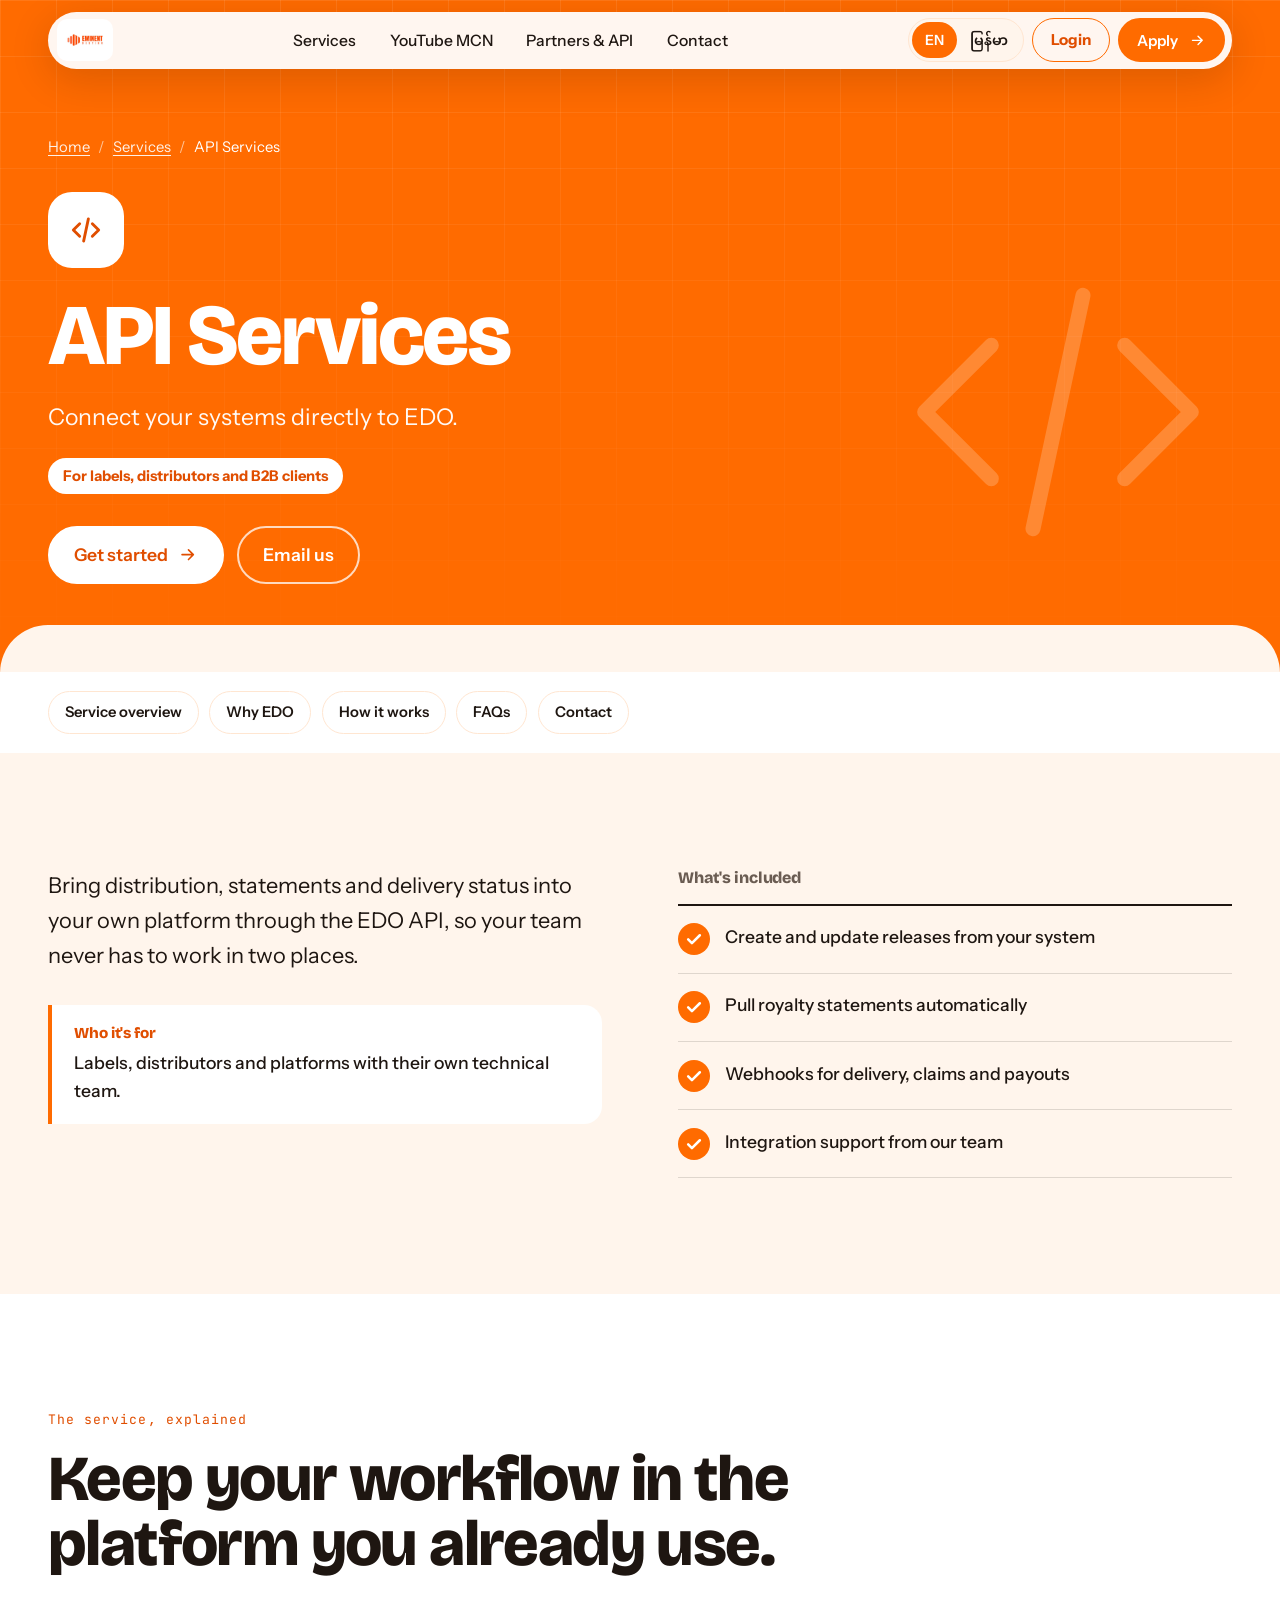
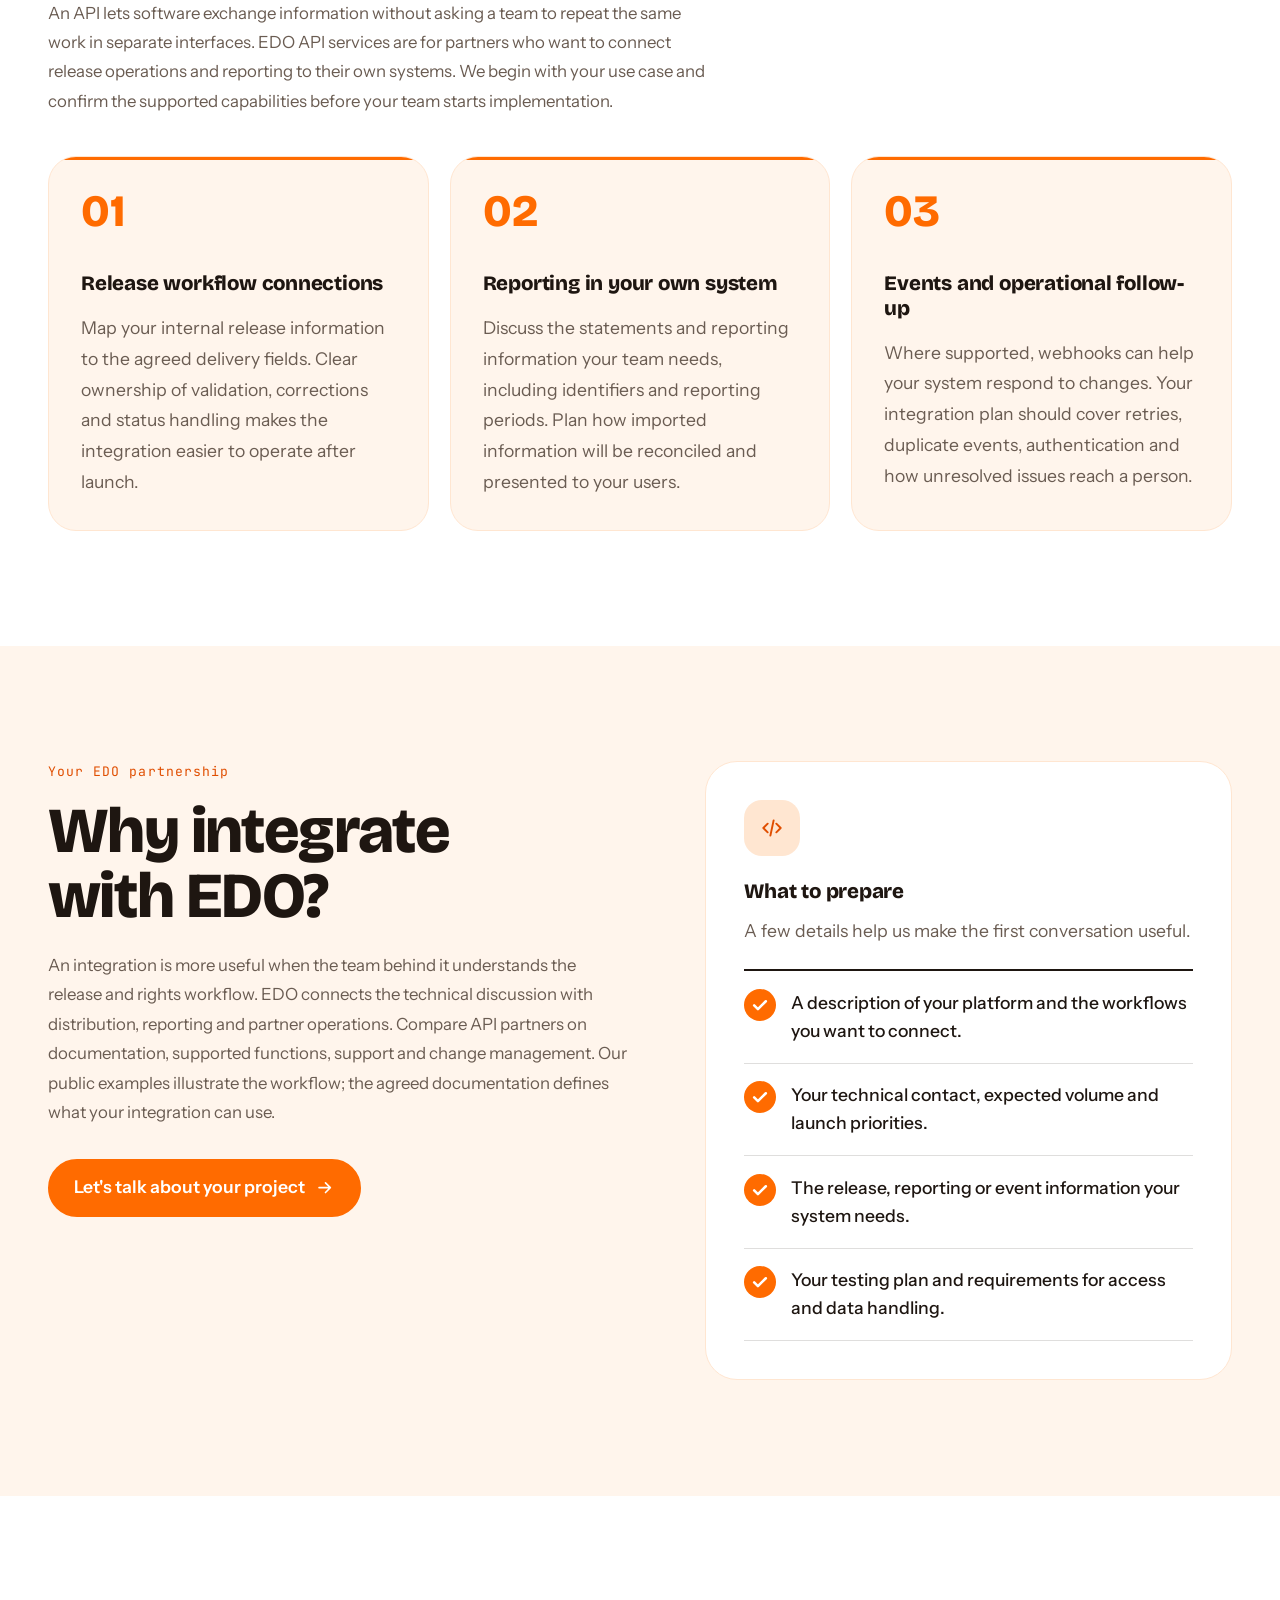
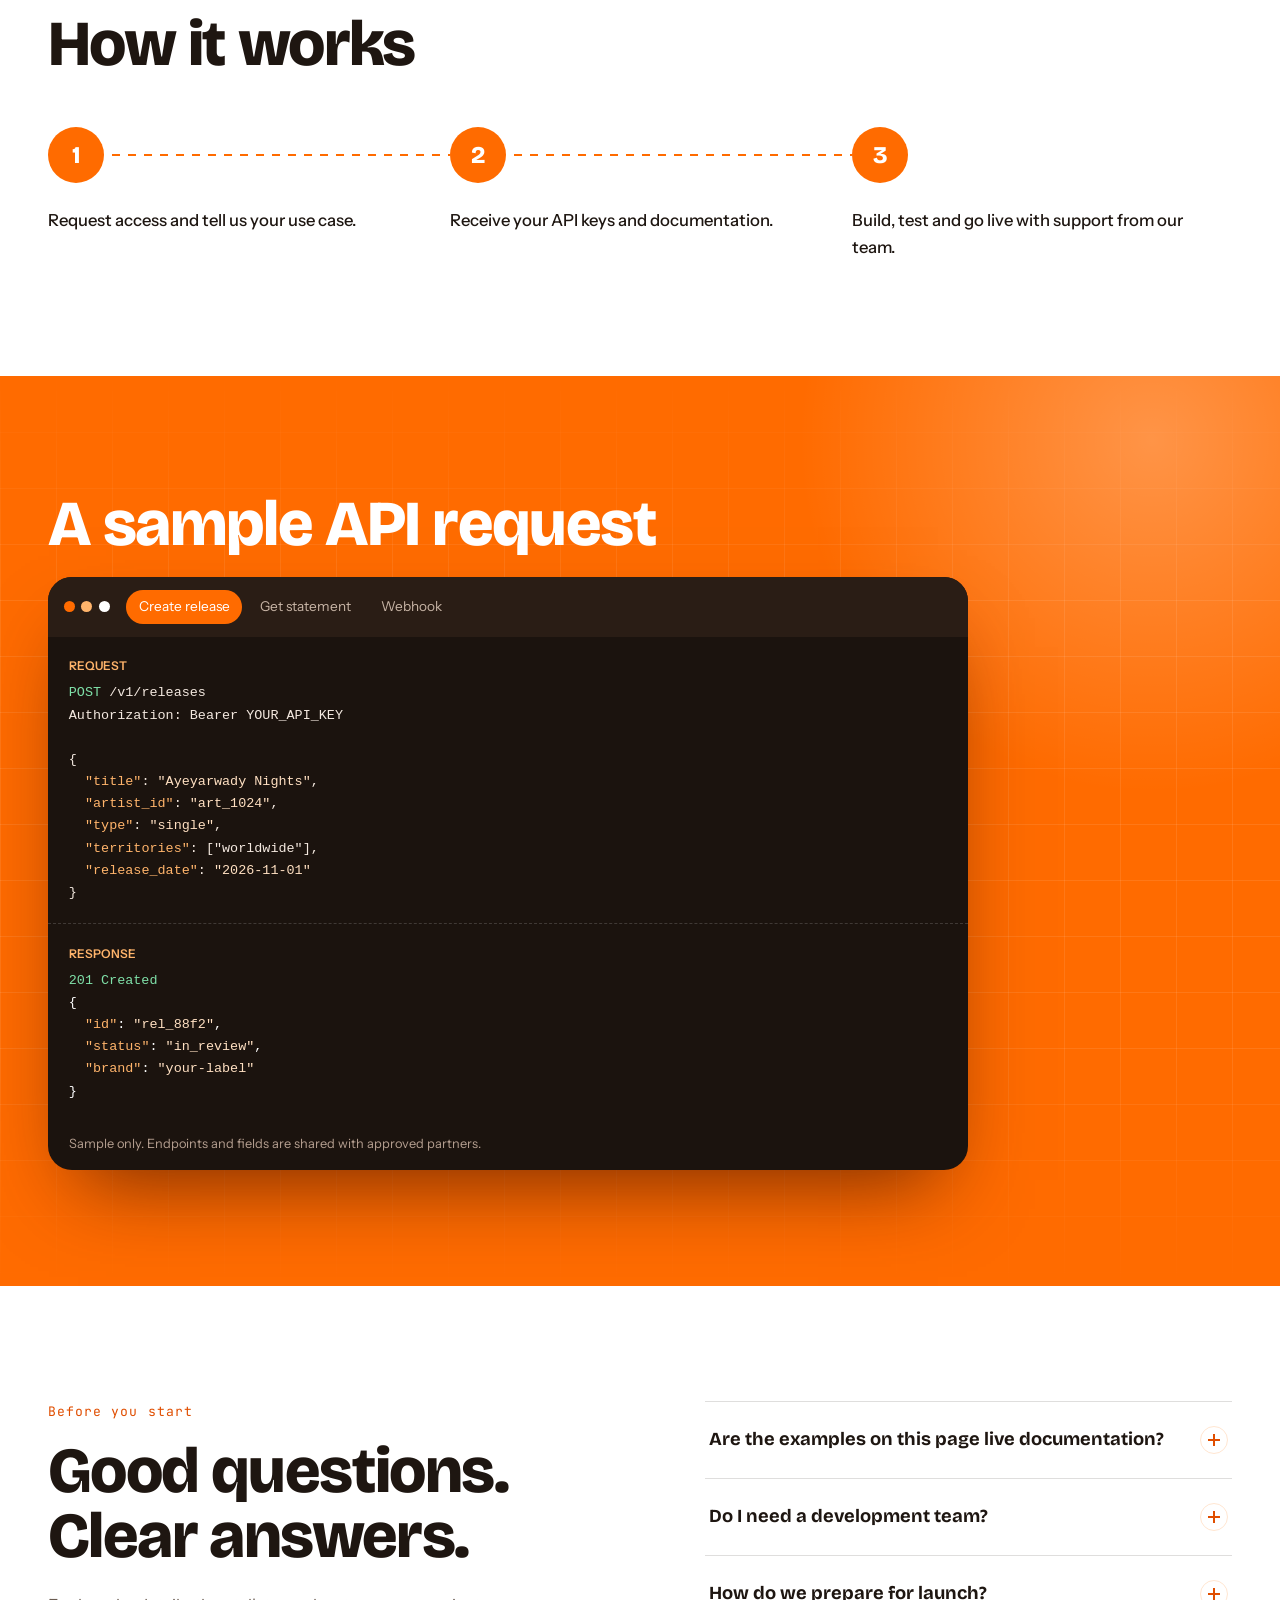
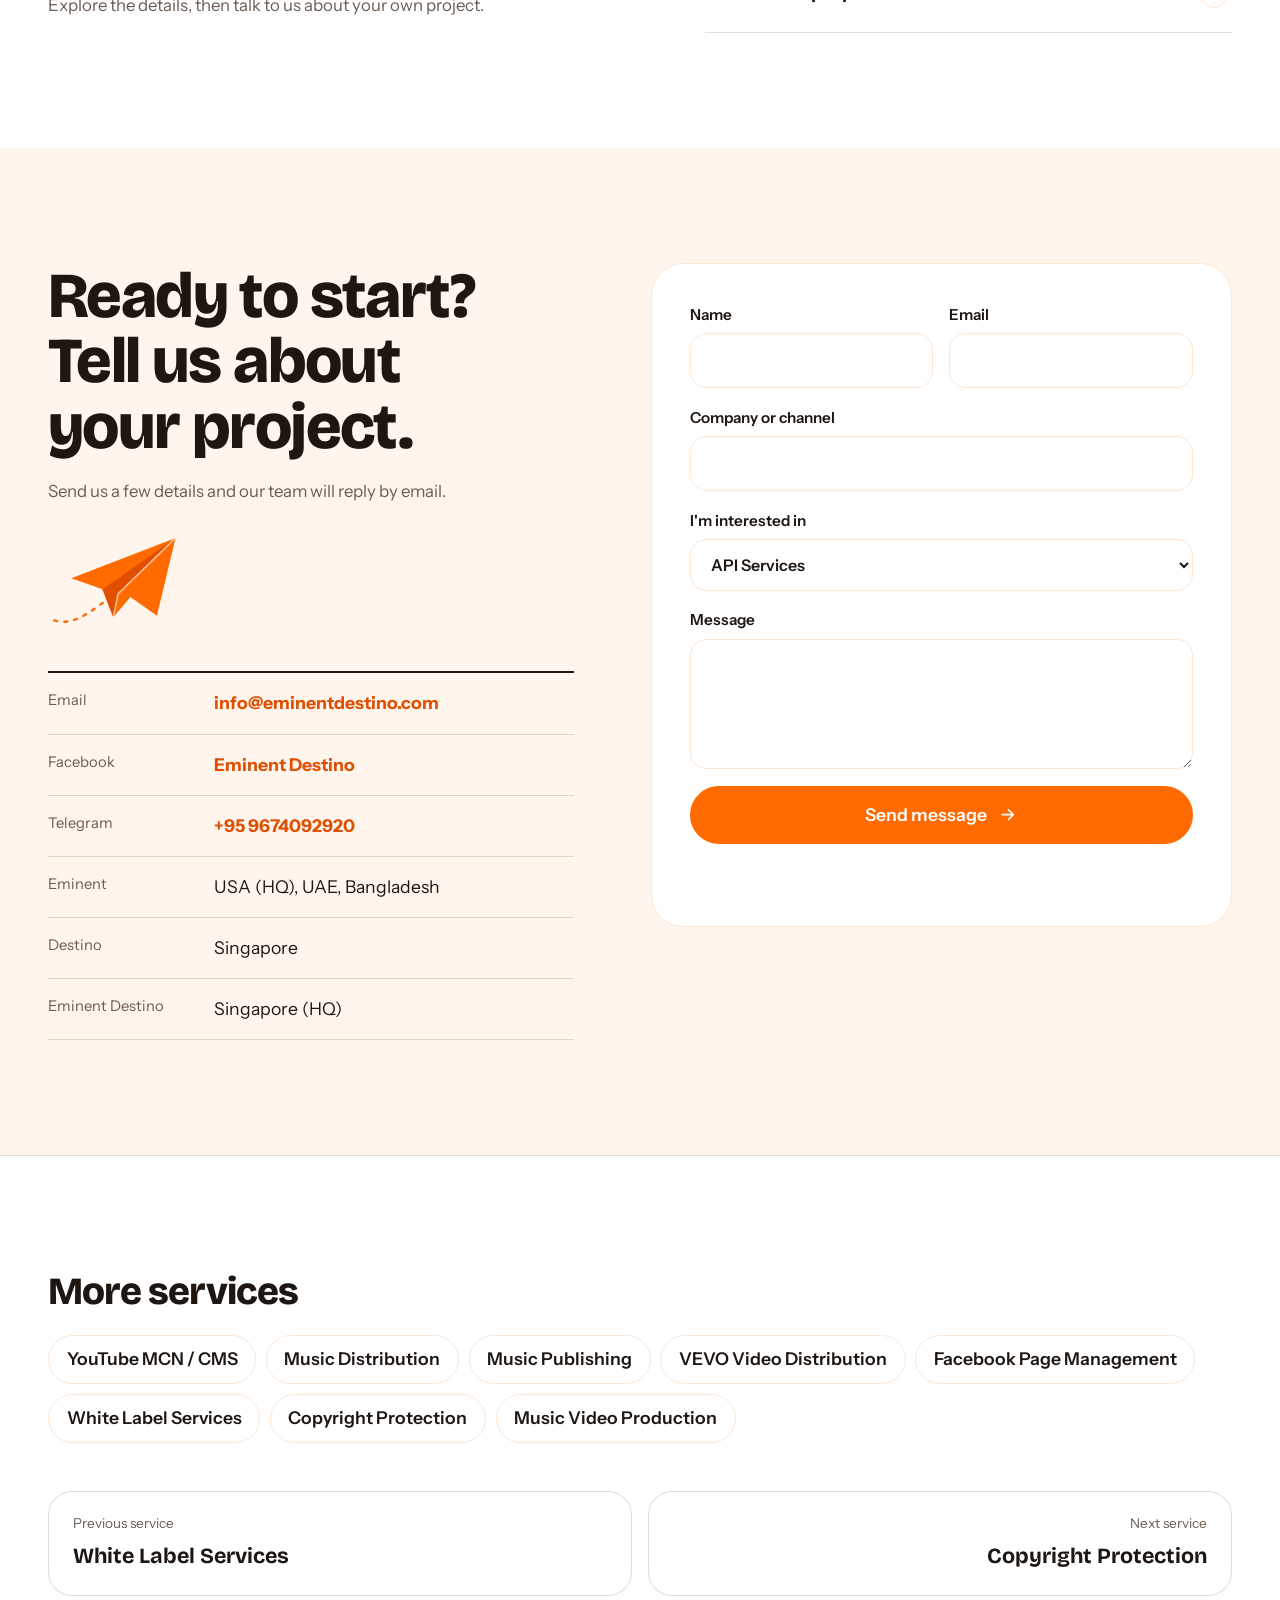
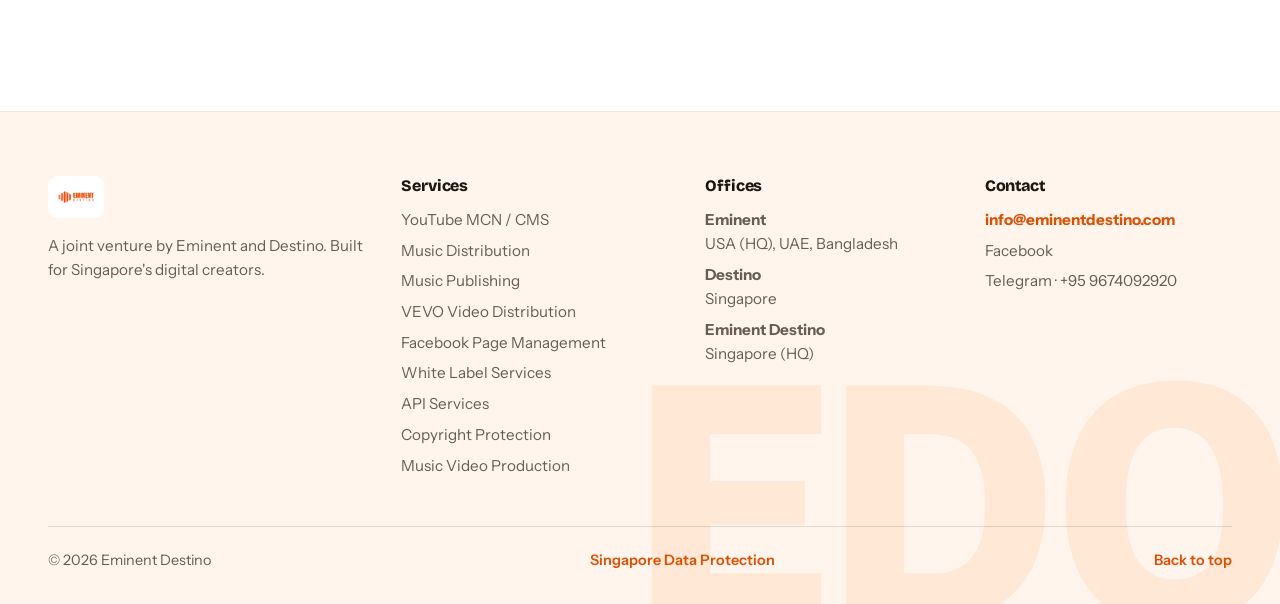
<file: services/api.html>
<!DOCTYPE html>
<html lang="en">
<head>
<meta charset="utf-8">
<meta name="viewport" content="width=device-width, initial-scale=1, viewport-fit=cover">
<meta name="referrer" content="no-referrer">
<title>API Services in Singapore | Eminent Destino</title>
<meta name="description" content="Connect your systems directly to EDO. Bring distribution, statements and delivery status into your own platform through the EDO API, so yo">
<link rel="canonical" href="https://www.eminentdestino.com/services/api.html">
<link rel="icon" type="image/png" sizes="48x48" href="/favicon-48.png">
<link rel="icon" type="image/png" sizes="192x192" href="/favicon-192.png">
<link rel="apple-touch-icon" href="/apple-touch-icon.png">
<meta property="og:title" content="API Services in Singapore | Eminent Destino">
<meta property="og:description" content="Connect your systems directly to EDO. Bring distribution, statements and delivery status into your own platform through the EDO API, so yo">
<meta property="og:type" content="website">
<meta property="og:site_name" content="Eminent Destino">
<meta property="og:url" content="https://www.eminentdestino.com/services/api.html">
<meta property="og:image" content="https://www.eminentdestino.com/assets/logo.jpg">
<meta name="twitter:card" content="summary_large_image">
<script type="application/ld+json">{"@context": "https://schema.org", "@type": "Service", "name": "API Services", "description": "Connect your systems directly to EDO. Bring distribution, statements and delivery status into your own platform through the EDO API, so yo", "url": "https://www.eminentdestino.com/services/api.html", "provider": {"@type": "Organization", "name": "Eminent Destino", "url": "https://www.eminentdestino.com/"}, "areaServed": {"@type": "Country", "name": "Singapore"}}</script>
<meta name="theme-color" content="#FF6B00">
<link rel="preconnect" href="https://fonts.googleapis.com">
<link rel="preconnect" href="https://fonts.gstatic.com" crossorigin>
<link href="https://fonts.googleapis.com/css2?family=Bricolage+Grotesque:opsz,wght@12..96,500;12..96,700;12..96,800&family=Instrument+Sans:wght@400;500;600&family=JetBrains+Mono:wght@400;500&family=Noto+Sans+Myanmar:wght@400;500;700&display=swap" rel="stylesheet">
<style>
:root{
  --orange:#FF6B00;
  --orange-deep:#E04E00;
  --orange-soft:#FFE6D1;
  --orange-tint:#FFF5EC;
  --white:#FFFFFF;
  --ink:#1E1611;
  --muted:#6A5C52;
  --line:rgba(30,22,17,.14);
  --f-display:"Bricolage Grotesque","Noto Sans Myanmar",system-ui,sans-serif;
  --f-body:"Instrument Sans","Noto Sans Myanmar",system-ui,-apple-system,"Segoe UI",sans-serif;
  --f-mono:"JetBrains Mono",ui-monospace,SFMono-Regular,Menlo,monospace;
  --gutter:clamp(1.1rem,4vw,3rem);
  --maxw:clamp(1240px,72vw,1560px);
  --space:clamp(4rem,9vw,8.5rem);
  --ease:cubic-bezier(.2,.7,.2,1);
}
*,*::before,*::after{box-sizing:border-box}
[hidden]{display:none !important}
html{scroll-behavior:smooth;-webkit-text-size-adjust:100%;scroll-padding-top:90px}
body{margin:0;background:var(--white);color:var(--ink);font-family:var(--f-body);font-size:clamp(1rem,.96rem + .2vw,1.1rem);line-height:1.6;overflow-x:hidden}
img,svg,video{display:block;max-width:100%}
a{color:inherit;text-decoration:none}
button,input,select,textarea{font:inherit;color:inherit}
h1,h2,h3,p,ul,dl,dd{margin:0}
ul{padding:0;list-style:none}
:focus-visible{outline:3px solid var(--orange-deep);outline-offset:3px;border-radius:6px}
::selection{background:var(--orange);color:#fff}
html[lang="my"] body{line-height:1.95}
html[lang="my"] h1,html[lang="my"] h2,html[lang="my"] h3{line-height:1.5;letter-spacing:0}
.wrap{width:min(var(--maxw),100% - 2*var(--gutter));margin-inline:auto}
h1,h2,h3{font-family:var(--f-display);font-weight:800;letter-spacing:-.025em;line-height:1.02}
h2{font-size:clamp(2rem,5vw,4rem);text-wrap:balance}
h3{font-size:clamp(1.1rem,1.6vw,1.4rem);letter-spacing:-.01em;line-height:1.2}
html[lang="my"] h2{font-size:clamp(1.7rem,4vw,3.2rem)}
.lead{font-size:clamp(1.05rem,1.3vw,1.25rem);color:var(--muted);max-width:60ch}
#progress{position:fixed;inset:0 auto auto 0;height:3px;width:100%;background:var(--orange);transform:scaleX(0);transform-origin:left;z-index:100}

/* The accent follows the pointer with a small easing motion. */
.cursor-orbit{position:fixed;top:0;left:0;width:14px;height:14px;border:2px solid var(--orange-deep);border-radius:50%;background:rgba(255,255,255,.92);box-shadow:0 0 0 1px rgba(255,255,255,.65),0 3px 10px rgba(30,22,17,.2);pointer-events:none;z-index:120;opacity:0;transform:translate3d(-30px,-30px,0);transition:opacity .18s ease,width .18s var(--ease),height .18s var(--ease),background .18s ease;will-change:transform}
.cursor-orbit.is-visible{opacity:1}
.cursor-orbit.is-interactive{width:18px;height:18px;background:var(--orange-soft)}
@media(hover:none),(pointer:coarse),(prefers-reduced-motion:reduce){.cursor-orbit{display:none}}

/* buttons */
.btn{--bg:var(--orange);--fg:#fff;display:inline-flex;align-items:center;justify-content:center;gap:.65rem;padding:.95rem 1.5rem;min-height:48px;border-radius:999px;background:var(--bg);color:var(--fg);font-weight:600;border:2px solid var(--bg);cursor:pointer;transition:transform .25s var(--ease),background .25s,color .25s,border-color .25s;line-height:1.3;text-align:center}
.btn svg{width:1.1em;height:1.1em;fill:none;stroke:currentColor;stroke-width:2;stroke-linecap:round;stroke-linejoin:round;transition:transform .25s var(--ease);flex:none}
.btn:hover{transform:translateY(-2px)}
.btn:hover svg{transform:translateX(4px)}
.btn--white{--bg:#fff;--fg:var(--orange-deep)}
.btn--ghost{--bg:transparent;--fg:#fff;border-color:rgba(255,255,255,.75)}
.btn--ghost:hover{background:#fff;color:var(--orange-deep);border-color:#fff}
.btn--outline{--bg:transparent;--fg:var(--ink);border-color:var(--ink)}
.btn--outline:hover{background:var(--ink);color:#fff}
.btn--sm{padding:.55rem 1.1rem;font-size:.95rem;min-height:44px}
@media (max-width:480px){.hero__cta .btn,.sp-actions .btn,.wl__cta .btn{width:100%}}

/* header */
.hdr{position:fixed;top:12px;left:0;right:0;z-index:90;pointer-events:none}
.hdr__bar{pointer-events:auto;display:flex;align-items:center;gap:.6rem;justify-content:space-between;background:rgba(255,255,255,.94);backdrop-filter:blur(16px) saturate(1.4);-webkit-backdrop-filter:blur(16px) saturate(1.4);border-radius:999px;padding:.4rem .45rem .4rem .55rem;box-shadow:0 10px 40px rgba(30,10,0,.16)}
.logo{display:flex;align-items:center;gap:.6rem;font-family:var(--f-display);font-weight:800;min-width:0}
.logo__img{display:none;height:42px;width:auto;max-width:180px;object-fit:contain;border-radius:10px}
.logo.has-img .logo__img{display:block}
.logo.has-img .logo__fb{display:none}
.logo__fb{display:flex;align-items:center;gap:.55rem}
.logo__fb b{background:var(--orange);color:#fff;padding:.4rem .7rem;border-radius:12px;font-size:1.05rem;letter-spacing:.02em}
.logo__fb em{font-style:normal;font-size:1rem;white-space:nowrap}
@media (max-width:560px){.hdr .logo__fb em{display:none}.hdr .logo__img{max-width:42vw;height:38px}}
.nav{display:flex;gap:.2rem}
.nav a{padding:.55rem .95rem;border-radius:999px;font-weight:500;font-size:.98rem;transition:background .2s,color .2s;white-space:nowrap}
.nav a:hover{background:var(--orange-soft);color:var(--orange-deep)}
.hdr__end{display:flex;align-items:center;gap:.45rem}
.lang{display:inline-flex;background:var(--orange-tint);border:1px solid var(--orange-soft);border-radius:999px;padding:3px}
.lang button{border:0;background:transparent;padding:.4rem .8rem;min-height:36px;border-radius:999px;cursor:pointer;font-weight:600;font-size:.88rem;transition:background .2s,color .2s}
.lang button[aria-pressed="true"]{background:var(--orange);color:#fff}
.burger{display:none;width:44px;height:44px;border-radius:50%;border:0;background:var(--orange-tint);cursor:pointer;position:relative;flex:none}
.burger span{position:absolute;left:12px;right:12px;height:2px;background:var(--ink);border-radius:2px;transition:transform .3s var(--ease),top .3s var(--ease),opacity .2s}
.burger span:nth-child(1){top:16px}.burger span:nth-child(2){top:21px}.burger span:nth-child(3){top:26px}
.burger[aria-expanded="true"] span:nth-child(1){top:21px;transform:rotate(45deg)}
.burger[aria-expanded="true"] span:nth-child(2){opacity:0}
.burger[aria-expanded="true"] span:nth-child(3){top:21px;transform:rotate(-45deg)}
.mmenu{pointer-events:auto;display:none;margin-top:10px;background:#fff;border-radius:28px;padding:.75rem;box-shadow:0 20px 50px rgba(30,10,0,.2);max-height:calc(100svh - 100px);overflow:auto}
.mmenu.open{display:block}
.mmenu a{display:block;padding:.9rem 1.1rem;border-radius:16px;font-weight:600;font-size:1.1rem}
.mmenu a:hover{background:var(--orange-tint)}
@media (max-width:1020px){.nav,.hdr__end .btn{display:none}.burger{display:block}}

/* hero */
.hero{position:relative;min-height:100vh;min-height:100svh;color:#fff;display:flex;align-items:flex-end;isolation:isolate;overflow:hidden;background:linear-gradient(135deg,#FF8A2B,#E04E00 60%,#B93A00)}
.hero__media{position:absolute;inset:0;z-index:-2;background:linear-gradient(135deg,#FF8A2B,#E04E00 60%,#B93A00)}
.hero__media::before{content:"";position:absolute;inset:-20%;background:radial-gradient(circle at 30% 30%,rgba(255,255,255,.32),transparent 40%),radial-gradient(circle at 75% 65%,rgba(255,200,120,.42),transparent 45%);animation:drift 14s ease-in-out infinite alternate}
@keyframes drift{to{transform:translate3d(6%,4%,0) scale(1.15)}}
.hero__media video{position:absolute;inset:0;width:100%;height:100%;object-fit:cover;object-position:center;opacity:0;transition:opacity 1s ease}
.hero.video-ready .hero__media video{opacity:1}
.hero.video-ready .hero__media::before{opacity:0}
.hero__shade{position:absolute;inset:0;z-index:-1;background:
  linear-gradient(180deg,rgba(20,8,0,.5) 0%,rgba(20,8,0,0) 26%,rgba(20,8,0,0) 40%,rgba(20,8,0,.8) 100%),
  linear-gradient(90deg,rgba(255,107,0,.3),transparent 62%)}
@media (max-width:700px){.hero__shade{background:linear-gradient(180deg,rgba(20,8,0,.55) 0%,rgba(20,8,0,.1) 25%,rgba(20,8,0,.55) 55%,rgba(20,8,0,.88) 100%)}}
.eqbars{position:absolute;right:var(--gutter);bottom:150px;display:none;gap:6px;align-items:flex-end;height:150px;z-index:-1}
.hero.no-video:not(.video-ready) .eqbars{display:flex}
.eqbars i{display:block;width:8px;height:100%;border-radius:8px;background:rgba(255,255,255,.75);transform-origin:bottom;animation:bar 1.2s ease-in-out infinite alternate}
@keyframes bar{from{transform:scaleY(.12)}to{transform:scaleY(1)}}
@media (max-width:700px){.eqbars{height:90px;bottom:170px;gap:4px}.eqbars i{width:6px}}
.hero__inner{width:min(var(--maxw),100% - 2*var(--gutter));padding-block:8.5rem 9.5rem}
@media (max-width:700px){.hero__inner{padding-block:7.5rem 9rem}}
.hero__badge{display:inline-flex;align-items:center;gap:.6rem;background:rgba(255,255,255,.18);border:1px solid rgba(255,255,255,.45);backdrop-filter:blur(8px);-webkit-backdrop-filter:blur(8px);padding:.5rem 1rem;border-radius:999px;font-size:.92rem;font-weight:500;max-width:100%}
.hero__badge i{width:8px;height:8px;border-radius:50%;background:#fff;box-shadow:0 0 0 0 rgba(255,255,255,.8);animation:ping 2s infinite;flex:none}
@keyframes ping{70%{box-shadow:0 0 0 10px rgba(255,255,255,0)}100%{box-shadow:0 0 0 0 rgba(255,255,255,0)}}
.hero h1{font-size:clamp(2.7rem,9vw,8rem);margin-top:1.4rem;text-wrap:balance;text-shadow:0 2px 30px rgba(0,0,0,.3)}
html[lang="my"] .hero h1{font-size:clamp(2.1rem,6.2vw,5.2rem)}
.hero h1 span{display:block}
.hero__lead{margin-top:1.5rem;max-width:58ch;font-size:clamp(1.02rem,1.5vw,1.3rem);color:rgba(255,255,255,.96);text-shadow:0 1px 16px rgba(0,0,0,.4)}
.hero__cta{display:flex;flex-wrap:wrap;gap:.8rem;margin-top:2rem}
.playbtn{position:absolute;left:50%;top:44%;transform:translate(-50%,-50%);border:0;cursor:pointer;background:#fff;color:var(--orange-deep);font-weight:700;padding:1rem 1.6rem;border-radius:999px;display:flex;align-items:center;gap:.6rem;box-shadow:0 20px 50px rgba(0,0,0,.35);z-index:2}
.playbtn svg{width:20px;height:20px;fill:currentColor}
.hero::after{content:"";position:absolute;left:0;right:0;bottom:-1px;height:56px;background:#fff;border-radius:56px 56px 0 0}
@media (max-width:700px){.hero::after{height:36px;border-radius:36px 36px 0 0}}
.js .hero [data-in]{opacity:0;transform:translateY(38px);filter:blur(8px);animation:heroIn 1s var(--ease) forwards;animation-delay:calc(var(--i,0) * .12s + .25s)}
@keyframes heroIn{to{opacity:1;transform:none;filter:none}}
@media (orientation:landscape) and (max-height:520px){.hero__inner{padding-block:6.5rem 7rem}.hero h1{font-size:clamp(2rem,7vw,4rem)}.hero__lead{display:none}}

/* marquee */
.marquee{background:var(--orange);color:#fff;overflow:hidden;padding:1.05rem 0;margin-top:-1px}
.marquee__track{display:flex;width:max-content;animation:scroll 70s linear infinite}
.marquee:hover .marquee__track{animation-play-state:paused}
.marquee__item{display:flex;align-items:center;font-family:var(--f-display);font-weight:700;font-size:clamp(1rem,1.8vw,1.5rem);white-space:nowrap}
.marquee__item::after{content:"✦";margin-inline:1.6rem;font-size:.8em;opacity:.8}
@keyframes scroll{to{transform:translateX(-50%)}}

/* sections */
.sec{padding-block:var(--space)}
.sec--tint{background:var(--orange-tint)}
.js [data-reveal]{opacity:0;transform:translateY(26px);transition:opacity .8s var(--ease),transform .8s var(--ease);transition-delay:var(--d,0s)}
.js [data-reveal].in{opacity:1;transform:none}

/* Service chooser and MCN detail. Motion follows the existing reveal system. */
.explorer{display:grid;grid-template-columns:minmax(220px,.8fr) 1.6fr;gap:1rem;align-items:start;margin:-.4rem 0 2rem;padding:clamp(1.2rem,3vw,2rem);border:1px solid var(--orange-soft);border-radius:28px;background:#fff;box-shadow:0 14px 38px rgba(60,28,10,.05)}
.explorer__intro p{font:500 .77rem var(--f-mono);letter-spacing:.08em;color:var(--orange-deep);margin-bottom:.65rem}
.explorer__intro h3{font-size:clamp(1.3rem,2vw,1.8rem)}
.explorer__choices{display:flex;flex-wrap:wrap;gap:.6rem}
.explorer__choices button{border:1px solid var(--line);border-radius:999px;background:#fff;padding:.65rem 1rem;cursor:pointer;min-height:44px;font-weight:600;transition:background .22s,border-color .22s,color .22s,transform .22s}
.explorer__choices button:hover{transform:translateY(-2px);border-color:var(--orange)}
.explorer__choices button[aria-pressed=true]{background:var(--ink);border-color:var(--ink);color:#fff}
.explorer__result{grid-column:2;display:flex;align-items:center;justify-content:space-between;gap:1.5rem;border-top:1px solid var(--line);padding-top:1rem}
.explorer__result strong{font-family:var(--f-display);font-size:1.14rem}
.explorer__result p{color:var(--muted);font-size:.94rem;line-height:1.5;margin-top:.2rem}
.explorer__result .go{flex:none}
@media(max-width:800px){.explorer{grid-template-columns:1fr}.explorer__result{grid-column:1;align-items:flex-start;flex-direction:column;gap:.7rem}}

.mcn-story__heading{max-width:850px;margin-bottom:2.4rem}
.mcn-story__heading .lead{margin-top:1.3rem;line-height:1.75}
.mcn-pains{display:grid;grid-template-columns:repeat(3,minmax(0,1fr));gap:1rem}
.mcn-pains article{border:1px solid var(--line);border-radius:24px;padding:clamp(1.3rem,2vw,2.1rem);background:#fff}
.mcn-pains article>span{display:block;font:500 .9rem var(--f-mono);color:var(--orange-deep);margin-bottom:2.2rem}
.mcn-pains h3{margin-bottom:.7rem}.mcn-pains p,.mcn-benefits p{color:var(--muted);line-height:1.7}
.mcn-bridge{display:flex;align-items:center;gap:clamp(1.2rem,4vw,3rem);margin-top:1rem;padding:clamp(1.5rem,4vw,3rem);background:var(--ink);color:#fff;border-radius:26px}
.mcn-bridge__mark{font-family:var(--f-display);font-size:clamp(2.4rem,7vw,5rem);font-weight:800;letter-spacing:-.07em;color:var(--orange);line-height:1}
.mcn-bridge h3{margin-bottom:.5rem}.mcn-bridge p{color:#e4dcd6;max-width:75ch}
.mcn-oo{background:#fff}
.mcn-oo__grid{display:grid;grid-template-columns:repeat(3,minmax(0,1fr));gap:1rem}
.mcn-oo__grid article{background:var(--orange-tint);border:1px solid var(--orange-soft);border-radius:24px;padding:clamp(1.3rem,2.5vw,2.2rem)}
.mcn-oo__grid article>span{font:500 .82rem var(--f-mono);color:var(--orange-deep)}
.mcn-oo__grid h3{margin:1.2rem 0 .6rem}.mcn-oo__grid p{color:var(--muted);line-height:1.7}
.mcn-settlement{display:flex;gap:1.5rem;align-items:baseline;border-top:1px solid var(--line);padding:1.5rem 0 2rem}
.mcn-settlement h3{flex:0 0 25%}.mcn-settlement p{color:var(--muted)}
.mcn-tax-policy{display:flex;align-items:center;gap:1.4rem;margin-top:1rem;border:1px solid var(--orange-soft);border-radius:22px;background:#fff;padding:1.2rem 1.6rem}
.mcn-tax-policy strong{font-family:var(--f-display);font-size:clamp(2.8rem,5vw,4.5rem);line-height:1;color:var(--orange-deep);letter-spacing:-.06em}
.mcn-tax-policy h3{font-size:1.1rem;margin-bottom:.3rem}.mcn-tax-policy p{color:var(--muted);font-size:.93rem}
.mcn-timeline{display:grid;grid-template-columns:repeat(3,1fr);gap:1rem;margin-bottom:1.5rem}
.mcn-timeline>div{position:relative;background:#fff;border:1px solid var(--orange-soft);border-radius:22px;padding:1.5rem;overflow:hidden}
.mcn-timeline>div:before{content:"";position:absolute;inset:0 auto auto 0;width:100%;height:3px;background:var(--orange);transform:scaleX(0);transform-origin:left;transition:transform .8s var(--ease)}
.mcn-timeline.in>div:before{transform:scaleX(1)}
.mcn-timeline>div:nth-child(2):before{transition-delay:.15s}.mcn-timeline>div:nth-child(3):before{transition-delay:.3s}
.mcn-timeline span{font:500 .83rem var(--f-mono);color:var(--orange-deep)}
.mcn-timeline h3{margin:1.2rem 0 .6rem}.mcn-timeline p{color:var(--muted);font-size:.94rem}
.mcn-calculator{display:grid;grid-template-columns:1fr 1fr;gap:2rem;background:var(--ink);color:#fff;border-radius:26px;padding:clamp(1.5rem,4vw,3rem);align-items:center}
.mcn-calculator h3{font-size:clamp(1.4rem,2.3vw,2rem)}.mcn-calculator p{color:#e4dcd6;margin:.75rem 0 1.3rem}
.mcn-calculator label{display:block;font-size:.88rem;margin-bottom:.35rem}
.mcn-calculator__input{display:flex;align-items:center;gap:.5rem;background:#fff;color:var(--ink);border-radius:12px;padding:.35rem .9rem;max-width:300px}
.mcn-calculator__input input{min-width:0;width:100%;border:0;outline:0;background:transparent;padding:.5rem 0;font-size:1.3rem}
.mcn-calculator__result{border-left:1px solid rgba(255,255,255,.25);padding-left:2rem}
.mcn-calculator__result output{display:block;color:#ff9e55;font-family:var(--f-display);font-size:clamp(2.8rem,6vw,5.5rem);font-weight:800;line-height:1.1;letter-spacing:-.06em;font-variant-numeric:tabular-nums}
.mcn-calculator__result p:last-child{font-size:.85rem;line-height:1.55;margin-bottom:0}
.mcn-note{max-width:95ch;margin-top:1.2rem;font-size:.88rem;line-height:1.65;color:var(--muted)}
.mcn-benefits{display:grid;grid-template-columns:repeat(3,minmax(0,1fr));gap:1rem}
.mcn-benefits article{border-top:2px solid var(--ink);padding:1.6rem .7rem 1.2rem 0}
.mcn-benefits article>span{display:block;color:var(--orange);font-size:1.2rem;margin-bottom:1.2rem;transition:transform .35s var(--ease)}
.mcn-benefits article:hover>span{transform:rotate(60deg)}
.mcn-benefits h3{margin-bottom:.6rem}
.mcn-addons{margin-top:2rem;border-radius:24px;background:var(--orange-tint);padding:1.6rem 2rem;display:flex;align-items:center;gap:2rem}
.mcn-addons h3{flex:0 0 30%}.mcn-addons p{color:var(--muted)}
.mcn-join__grid{display:grid;grid-template-columns:1.25fr .75fr;gap:clamp(2rem,5vw,5rem);align-items:start}
.mcn-join .lead{margin-top:1.4rem}.mcn-join .btn{margin-top:2rem}
.mcn-examples{display:grid;grid-template-columns:1fr 1fr;gap:1rem;margin-top:2rem}
.mcn-examples>div{background:#fff;border:1px solid var(--orange-soft);padding:1.3rem;border-radius:18px}
.mcn-examples h3{font-size:1.02rem;margin-bottom:.5rem}.mcn-examples p{color:var(--muted);font-size:.92rem}
.mcn-criteria{background:#fff;border:1px solid var(--orange-soft);border-radius:24px;padding:clamp(1.5rem,3vw,2.5rem)}
.mcn-criteria h3{margin-bottom:1.3rem}.mcn-criteria li{padding:.85rem 0 .85rem 1.5rem;border-top:1px solid var(--line);position:relative;color:var(--muted)}
.mcn-criteria li:before{content:"✓";position:absolute;left:0;color:var(--orange-deep);font-weight:700}
.mcn-b2b__grid{display:grid;grid-template-columns:1.2fr .8fr;gap:clamp(2rem,5vw,5rem);align-items:end}
.mcn-b2b .lead{margin-top:1.4rem}.mcn-b2b__action p{color:var(--muted);margin-bottom:1.5rem}
.mcn-sources{padding-block:1.2rem 2rem;font-size:.8rem;color:var(--muted)}.mcn-sources a{color:var(--orange-deep);text-decoration:underline;text-underline-offset:3px}
@media(max-width:900px){.mcn-pains,.mcn-benefits,.mcn-oo__grid{grid-template-columns:repeat(2,minmax(0,1fr))}.mcn-timeline{grid-template-columns:1fr}.mcn-join__grid,.mcn-b2b__grid{grid-template-columns:1fr}}
@media(max-width:600px){.mcn-pains,.mcn-benefits,.mcn-oo__grid,.mcn-examples,.mcn-calculator{grid-template-columns:1fr}.mcn-bridge{align-items:flex-start;flex-direction:column}.mcn-calculator__result{border-left:0;border-top:1px solid rgba(255,255,255,.25);padding:1.5rem 0 0}.mcn-addons{display:block}.mcn-addons p{margin-top:.7rem}.mcn-story__heading{margin-bottom:1.5rem}.mcn-settlement{display:block}.mcn-settlement p{margin-top:.7rem}}

/* about */
.about{display:grid;grid-template-columns:1.15fr .85fr;gap:clamp(2rem,6vw,6rem);align-items:start}
.about h2{margin-bottom:1.5rem}
.about p{color:var(--muted);max-width:58ch}
.eq{display:flex;flex-wrap:wrap;align-items:center;gap:.7rem;margin-top:2rem;font-family:var(--f-display);font-weight:800}
.eq b{padding:.6rem 1.05rem;border-radius:999px;border:2px solid var(--ink);font-size:1rem}
.eq b.edo{background:var(--orange);border-color:var(--orange);color:#fff}
.eq span{font-size:1.5rem;color:var(--orange)}
.stats{display:grid;grid-template-columns:1fr 1fr;border-top:2px solid var(--ink)}
.stat{padding:1.5rem 0;border-bottom:1px solid var(--line);min-width:0}
.stat:nth-child(odd){padding-right:1rem;border-right:1px solid var(--line)}
.stat:nth-child(even){padding-left:1.2rem}
.stat b{display:block;font-family:var(--f-display);font-size:clamp(2.2rem,4.4vw,3.6rem);line-height:1.1;color:var(--orange);letter-spacing:-.03em}
.stat b.sm{font-size:clamp(1.35rem,2.6vw,2.1rem);padding-block:.45rem}
.stat span{display:block;margin-top:.5rem;color:var(--muted);font-size:.98rem;line-height:1.4}
.ents{display:grid;grid-template-columns:1fr 1fr;gap:1rem;margin-top:clamp(2.5rem,5vw,4rem)}
.ent{background:#fff;border:1.5px solid var(--line);border-radius:28px;padding:clamp(1.4rem,2.6vw,2.2rem);transition:border-color .3s,transform .4s var(--ease)}
.ent:hover{border-color:var(--orange);transform:translateY(-4px)}
.ent--a{background:var(--orange-tint);border-color:var(--orange-soft)}
.ent h3{font-size:clamp(1.3rem,2vw,1.7rem)}
.ent p{margin-top:.7rem;color:var(--muted);max-width:46ch}
.tags{display:flex;flex-wrap:wrap;gap:.45rem;margin-top:1.2rem}
.tags li{background:var(--orange);color:#fff;font-weight:600;font-size:.85rem;padding:.3rem .8rem;border-radius:999px}
.ent--b .tags li{background:var(--ink)}
@media (max-width:860px){.about,.ents{grid-template-columns:1fr}}

/* MCN */
.mcn{display:grid;grid-template-columns:.9fr 1.1fr;gap:clamp(2rem,6vw,6rem);align-items:start}
.mcn__side{position:sticky;top:110px}
.mcn__side h2{margin-bottom:1.3rem}
.mcn__side .btn{margin-top:2rem}
.rows{border-top:1px solid var(--line)}
.row{position:relative;display:grid;grid-template-columns:56px 1fr;gap:1.2rem;padding:1.6rem 0;border-bottom:1px solid var(--line)}
.row::after{content:"";position:absolute;left:0;bottom:-1px;height:2px;width:100%;background:var(--orange);transform:scaleX(0);transform-origin:left;transition:transform 1.1s var(--ease) .2s}
.row.in::after{transform:scaleX(1)}
.ico{width:56px;height:56px;border-radius:18px;background:var(--orange-soft);color:var(--orange-deep);display:grid;place-items:center;transition:background .3s,color .3s,transform .3s var(--ease);flex:none}
.ico svg{width:26px;height:26px;fill:none;stroke:currentColor;stroke-width:1.8;stroke-linecap:round;stroke-linejoin:round}
.row:hover .ico{background:var(--orange);color:#fff;transform:rotate(-6deg)}
.row p{margin-top:.5rem;color:var(--muted);max-width:60ch}
@media (max-width:900px){.mcn{grid-template-columns:1fr}.mcn__side{position:static}}
@media (max-width:480px){.row{grid-template-columns:44px 1fr;gap:.9rem}.row .ico{width:44px;height:44px;border-radius:14px}.row .ico svg{width:22px;height:22px}}

/* services bento */
.svc-head{display:flex;justify-content:space-between;align-items:end;gap:2rem;flex-wrap:wrap;margin-bottom:clamp(2rem,4vw,3.5rem)}
.svc-head p{max-width:44ch;color:var(--muted)}
.bento{display:grid;grid-template-columns:repeat(6,1fr);gap:1rem}
.tile{--mx:50%;--my:50%;position:relative;overflow:hidden;border:1.5px solid var(--line);border-radius:28px;padding:clamp(1.3rem,2.4vw,2.1rem);background:#fff;display:flex;flex-direction:column;justify-content:space-between;gap:2rem;min-height:250px;transition:transform .4s var(--ease),border-color .3s,box-shadow .4s;grid-column:span 2}
.tile::before{content:"";position:absolute;inset:0;background:radial-gradient(420px circle at var(--mx) var(--my),rgba(255,107,0,.16),transparent 60%);opacity:0;transition:opacity .3s;pointer-events:none}
.tile:hover{transform:translateY(-5px);border-color:var(--orange);box-shadow:0 24px 50px -24px rgba(255,107,0,.55)}
.tile:hover::before{opacity:1}
.tile > *{position:relative}
.tile p{margin-top:.6rem;color:var(--muted);max-width:44ch;font-size:.98rem}
.tile:hover .ico{background:var(--orange);color:#fff;transform:rotate(-6deg)}
.tile__top{display:flex;justify-content:space-between;align-items:flex-start;gap:1rem}
.who{font-size:.78rem;font-weight:700;background:var(--ink);color:#fff;padding:.3rem .7rem;border-radius:999px;max-width:14rem;text-align:center;line-height:1.35}
.go{display:inline-flex;align-items:center;gap:.5rem;font-weight:600;color:var(--orange-deep)}
.go svg{width:1.1em;height:1.1em;fill:none;stroke:currentColor;stroke-width:2;stroke-linecap:round;stroke-linejoin:round;transition:transform .25s var(--ease)}
.tile:hover .go svg{transform:translateX(5px)}
.tile--hot{background:var(--orange);border-color:var(--orange);color:#fff;grid-column:span 4}
.tile--hot p{color:rgba(255,255,255,.92)}
.tile--hot .ico{background:rgba(255,255,255,.22);color:#fff}
.tile--hot .go{color:#fff}
.tile--hot::before{background:radial-gradient(420px circle at var(--mx) var(--my),rgba(255,255,255,.28),transparent 60%)}
.tile--hot:hover{box-shadow:0 24px 60px -20px rgba(224,78,0,.8)}
.tile--soft{background:var(--orange-tint);border-color:var(--orange-soft)}
.tile--half{grid-column:span 3}
.js .tile[data-reveal].in{transition:transform .4s var(--ease),border-color .3s,box-shadow .4s,opacity .8s var(--ease);transition-delay:0s}
.js .tile[data-reveal].in:hover{transform:translateY(-5px)}
@media (max-width:980px){.tile{grid-column:span 3}.tile--hot{grid-column:span 6}}
@media (max-width:620px){.bento{grid-template-columns:1fr}.tile,.tile--hot,.tile--half{grid-column:auto;min-height:0}}

/* white label / API band */
.wl{position:relative;background:var(--orange);color:#fff;overflow:hidden;isolation:isolate}
.wl::before{content:"";position:absolute;inset:0;z-index:-1;background-image:linear-gradient(rgba(255,255,255,.09) 1px,transparent 1px),linear-gradient(90deg,rgba(255,255,255,.09) 1px,transparent 1px);background-size:56px 56px;mask-image:linear-gradient(180deg,transparent,#000 25%,#000 75%,transparent);-webkit-mask-image:linear-gradient(180deg,transparent,#000 25%,#000 75%,transparent)}
.wl::after{content:"";position:absolute;width:60vw;height:60vw;right:-20vw;top:-25vw;border-radius:50%;background:radial-gradient(circle,rgba(255,255,255,.28),transparent 65%);z-index:-1;animation:drift 16s ease-in-out infinite alternate}
.wl__grid{display:grid;grid-template-columns:1fr 1fr;gap:clamp(2rem,5vw,5rem);align-items:start}
.wl h2{margin-bottom:1.3rem}
.wl .lead{color:rgba(255,255,255,.93)}
.feats{display:grid;grid-template-columns:1fr 1fr;gap:1.4rem 1.6rem;margin-top:2.2rem}
.feat{display:grid;grid-template-columns:28px 1fr;gap:.7rem}
.feat svg{width:28px;height:28px;padding:5px;border-radius:50%;background:#fff;color:var(--orange-deep);fill:none;stroke:currentColor;stroke-width:3;stroke-linecap:round;stroke-linejoin:round;margin-top:.15rem}
.feat h3{font-size:1.05rem}
.feat p{margin-top:.25rem;font-size:.95rem;color:rgba(255,255,255,.9);line-height:1.5}
html[lang="my"] .feat p{line-height:1.8}
.wl__cta{display:flex;flex-wrap:wrap;gap:.8rem;margin-top:2.2rem}
.code{background:#1B130E;border-radius:24px;box-shadow:0 40px 80px -30px rgba(60,15,0,.7);overflow:hidden;color:#F4E9E0;font-family:var(--f-mono);font-size:.84rem;min-width:0}
.code__bar{display:flex;align-items:center;gap:.4rem;padding:.8rem 1rem;background:#2A1D15;overflow-x:auto}
.code__bar i{width:11px;height:11px;border-radius:50%;background:#FF6B00;flex:none}
.code__bar i:nth-child(2){background:#FFB46B}.code__bar i:nth-child(3){background:#fff}
.tabs{display:flex;gap:.3rem;margin-left:.6rem}
.tabs button{border:0;background:transparent;color:#C8B5A6;padding:.4rem .8rem;border-radius:999px;cursor:pointer;font-family:var(--f-body);font-size:.85rem;white-space:nowrap;min-height:34px}
.tabs button[aria-selected="true"]{background:var(--orange);color:#fff}
.code pre{margin:0;padding:1.2rem 1.3rem;white-space:pre-wrap;word-break:break-word;line-height:1.65;min-height:210px}
.code .lbl{display:block;color:#FFB46B;font-family:var(--f-body);font-size:.75rem;margin-bottom:.4rem;font-weight:600}
.code .req{border-bottom:1px dashed rgba(255,255,255,.16)}
.code .res{color:#fff;min-height:150px}
.code .k{color:#FFB46B}.code .s{color:#FFE0C2}.code .m{color:#7FE0A8}
.code .ln{display:block;animation:ln .35s var(--ease) both}
@keyframes ln{from{opacity:0;transform:translateX(-8px)}}
.code__note{padding:.75rem 1.3rem 1rem;font-family:var(--f-body);font-size:.8rem;color:#B59F90}
@media (max-width:980px){.wl__grid{grid-template-columns:1fr}}
@media (max-width:520px){.feats{grid-template-columns:1fr}.code{font-size:.78rem}}
.flow{display:grid;grid-template-columns:1fr 90px 1fr 90px 1fr;align-items:center;margin-top:clamp(3rem,6vw,5rem)}
.flow--solo{margin-top:2.5rem}
.node{background:#fff;color:var(--ink);border-radius:26px;padding:1.4rem;box-shadow:0 24px 50px -28px rgba(80,20,0,.7)}
.node h3{font-size:1.15rem}
.node p{color:var(--muted);font-size:.92rem;margin-top:.3rem}
.node--hub{text-align:center;background:var(--ink);color:#fff;border-radius:50%;aspect-ratio:1;display:grid;place-content:center;padding:1rem;position:relative;max-width:260px;margin-inline:auto;width:100%}
.node--hub::before,.node--hub::after{content:"";position:absolute;inset:-10px;border-radius:50%;border:2px solid rgba(255,255,255,.7);animation:ring 3s ease-out infinite}
.node--hub::after{animation-delay:1.5s}
@keyframes ring{from{transform:scale(.96);opacity:.9}to{transform:scale(1.18);opacity:0}}
.node--hub b{font-family:var(--f-display);font-size:clamp(2rem,4vw,3rem);color:var(--orange);letter-spacing:-.03em;line-height:1}
.node--hub p{color:#E7D6C8}
.dests{display:flex;flex-wrap:wrap;gap:.45rem;margin-top:.9rem}
.dests li{background:var(--orange-tint);border:1px solid var(--orange-soft);color:var(--orange-deep);font-weight:600;font-size:.88rem;padding:.35rem .75rem;border-radius:999px}
.link{height:4px;border-radius:4px;background:repeating-linear-gradient(90deg,#fff 0 10px,transparent 10px 20px);background-size:20px 4px;animation:dash 1s linear infinite}
@keyframes dash{to{background-position:20px 0}}
@keyframes dashv{to{background-position:0 20px}}
@media (max-width:900px){
  .flow{grid-template-columns:1fr;gap:0}
  .link{width:4px;height:56px;margin-inline:auto;background:repeating-linear-gradient(180deg,#fff 0 10px,transparent 10px 20px);background-size:4px 20px;animation:dashv 1s linear infinite}
  .node--hub{max-width:220px}
}

/* contact */
.contact{display:grid;grid-template-columns:.95fr 1.05fr;gap:clamp(2rem,6vw,6rem);align-items:start}
.contact h2{margin-bottom:1.2rem}
.info{margin-top:2.2rem;border-top:2px solid var(--ink)}
.info div{padding:1rem 0;border-bottom:1px solid var(--line);display:grid;grid-template-columns:150px 1fr;gap:1rem}
.info dt{color:var(--muted);font-size:.92rem}
.info a{color:var(--orange-deep);font-weight:700;word-break:break-word}
.form{background:var(--orange-tint);border:1px solid var(--orange-soft);border-radius:32px;padding:clamp(1.2rem,3vw,2.4rem);display:grid;gap:1.1rem}
.form label{display:grid;gap:.4rem;font-weight:600;font-size:.95rem}
.form input,.form select,.form textarea{width:100%;background:#fff;border:1.5px solid var(--orange-soft);border-radius:16px;padding:.85rem 1rem;min-height:48px;transition:border-color .2s,box-shadow .2s;font-size:1rem}
.form textarea{min-height:130px;resize:vertical}
.form input:focus,.form select:focus,.form textarea:focus{outline:0;border-color:var(--orange);box-shadow:0 0 0 4px rgba(255,107,0,.18)}
.two{display:grid;grid-template-columns:1fr 1fr;gap:1rem}
.msg{min-height:1.5em;font-weight:500}
.msg.err{color:#B3261E}.msg.ok{color:var(--orange-deep)}
@media (max-width:900px){.contact{grid-template-columns:1fr}.two{grid-template-columns:1fr}.info div{grid-template-columns:1fr;gap:.2rem}}

/* service pages */
.sp-hero{position:relative;background:var(--orange);color:#fff;padding:8.5rem 0 5.5rem;overflow:hidden;isolation:isolate}
.sp-hero::before{content:"";position:absolute;inset:0;z-index:-1;background-image:linear-gradient(rgba(255,255,255,.09) 1px,transparent 1px),linear-gradient(90deg,rgba(255,255,255,.09) 1px,transparent 1px);background-size:56px 56px;mask-image:linear-gradient(180deg,#000,transparent);-webkit-mask-image:linear-gradient(180deg,#000,transparent)}
.sp-hero::after{content:"";position:absolute;left:0;right:0;bottom:-1px;height:48px;background:#fff;border-radius:48px 48px 0 0}
.sp-art{position:absolute;right:calc(var(--gutter) - 2vw);bottom:60px;width:min(38vw,400px);color:#fff;opacity:.2;z-index:-1;animation:float 8s ease-in-out infinite alternate}
.sp-art svg{width:100%;height:auto;fill:none;stroke:currentColor;stroke-width:.9;stroke-linecap:round;stroke-linejoin:round}
@keyframes float{to{transform:translateY(-18px) rotate(3deg)}}
@media (max-width:700px){.sp-art{width:60vw;right:-10vw;bottom:70px;opacity:.14}}
.crumbs{display:flex;flex-wrap:wrap;align-items:center;gap:.5rem;font-size:.92rem;margin-bottom:2rem}
.crumbs a{opacity:.9;text-decoration:underline;text-underline-offset:3px}
.crumbs a:hover{opacity:1}
.crumbs span[aria-hidden]{opacity:.6}
.sp-ico{width:76px;height:76px;border-radius:24px;background:#fff;color:var(--orange-deep);display:grid;place-items:center;margin-bottom:1.5rem;animation:pop .7s var(--ease) both}
.sp-ico svg{width:38px;height:38px;fill:none;stroke:currentColor;stroke-width:1.8;stroke-linecap:round;stroke-linejoin:round}
@keyframes pop{from{transform:scale(.4) rotate(-12deg);opacity:0}}
.sp-hero h1{font-size:clamp(2.3rem,7vw,5.4rem);animation:up .8s var(--ease) .1s both;text-wrap:balance;max-width:16ch}
html[lang="my"] .sp-hero h1{font-size:clamp(1.9rem,5.2vw,4rem);max-width:none}
.sp-tag{margin-top:1.2rem;font-size:clamp(1.1rem,1.8vw,1.5rem);max-width:40ch;color:rgba(255,255,255,.96);animation:up .8s var(--ease) .2s both}
.sp-who{display:inline-block;margin-top:1.4rem;background:#fff;color:var(--orange-deep);font-weight:700;padding:.4rem .95rem;border-radius:999px;font-size:.92rem;animation:up .8s var(--ease) .3s both;max-width:100%}
.sp-hero__cta{display:flex;flex-wrap:wrap;gap:.8rem;margin-top:2rem;animation:up .8s var(--ease) .4s both}
@keyframes up{from{opacity:0;transform:translateY(24px)}}
.sp-body{display:grid;grid-template-columns:1fr 1fr;gap:clamp(2rem,6vw,6rem);align-items:start}
.sp-body .lead{color:var(--ink);font-size:clamp(1.1rem,1.7vw,1.4rem);line-height:1.6}
.forbox{margin-top:2rem;padding:1.2rem 1.4rem;border-left:4px solid var(--orange);background:var(--orange-tint);border-radius:0 18px 18px 0}
.forbox h3{font-size:.95rem;color:var(--orange-deep);margin-bottom:.4rem}
.forbox p{color:var(--ink);font-weight:500}
.sp-list{border-top:2px solid var(--ink)}
.sp-list li{display:grid;grid-template-columns:32px 1fr;gap:.9rem;padding:1.1rem 0;border-bottom:1px solid var(--line);font-weight:500;align-items:start}
.sp-list svg{width:32px;height:32px;padding:6px;border-radius:50%;background:var(--orange);color:#fff;fill:none;stroke:currentColor;stroke-width:3;stroke-linecap:round;stroke-linejoin:round}
.sp-list__h{font-size:1rem;color:var(--muted);padding:0 0 1rem;font-family:var(--f-display);font-weight:800}
.steps-h{margin-bottom:clamp(2rem,4vw,3.5rem)}
.steps{display:grid;grid-template-columns:repeat(3,1fr);gap:1.4rem;counter-reset:st}
.step{position:relative;padding-top:5rem}
.step::before{counter-increment:st;content:counter(st);position:absolute;top:0;left:0;width:56px;height:56px;border-radius:50%;background:var(--orange);color:#fff;display:grid;place-items:center;font-family:var(--f-display);font-weight:800;font-size:1.5rem;z-index:1}
.step::after{content:"";position:absolute;top:27px;left:64px;right:-1.4rem;height:2px;background:repeating-linear-gradient(90deg,var(--orange) 0 8px,transparent 8px 16px)}
.step:last-child::after{display:none}
.step p{font-size:clamp(1.02rem,1.3vw,1.18rem);font-weight:500;max-width:32ch}
@media (max-width:760px){
  .steps{grid-template-columns:1fr;gap:0}
  .step{padding:0 0 2rem 4.6rem;min-height:56px}
  .step::before{width:44px;height:44px;font-size:1.2rem}
  .step::after{top:48px;left:21px;right:auto;width:2px;height:calc(100% - 48px);background:repeating-linear-gradient(180deg,var(--orange) 0 8px,transparent 8px 16px)}
}
.payx{text-align:left}
.payx .lead{margin-top:.8rem}
.payx .chipgroup{display:inline-block;margin-right:2.5rem;vertical-align:top}
.pn{display:grid;grid-template-columns:1fr 1fr;gap:1rem;margin-top:3rem}
.pn a{display:block;border:1.5px solid var(--line);border-radius:24px;padding:1.3rem 1.5rem;background:#fff;transition:border-color .3s,transform .3s var(--ease),background .3s}
.pn a:hover{border-color:var(--orange);background:var(--orange-tint);transform:translateY(-3px)}
.pn small{display:block;color:var(--muted);font-size:.85rem;margin-bottom:.3rem}
.pn strong{font-family:var(--f-display);font-size:clamp(1.05rem,1.7vw,1.35rem)}
.pn a:last-child{text-align:right}
.more{display:flex;flex-wrap:wrap;gap:.6rem;margin-top:1.5rem}
.more a{background:#fff;border:1.5px solid var(--orange-soft);padding:.6rem 1.1rem;border-radius:999px;font-weight:600;transition:background .2s,color .2s,border-color .2s}
.more a:hover{background:var(--orange);color:#fff;border-color:var(--orange)}
@media (max-width:860px){.sp-body{grid-template-columns:1fr}}
@media (max-width:560px){.pn{grid-template-columns:1fr}.pn a:last-child{text-align:left}}

/* Expanded services reuse the site's typography, palette and reveal timing. */
.service-jump{display:flex;flex-wrap:wrap;gap:.65rem;padding-block:1.2rem}
.service-jump a{border:1px solid var(--orange-soft);border-radius:999px;padding:.55rem 1rem;font-weight:600;font-size:.92rem;transition:background .2s,color .2s}
.service-jump a:hover{background:var(--orange);color:var(--white)}
.service-heading{max-width:960px;margin-bottom:2.5rem}
.service-eyebrow{font-family:var(--f-mono);font-size:.82rem;letter-spacing:.08em;color:var(--orange-deep);margin-bottom:1rem}
.service-heading .lead,.service-reasons .lead,.service-questions .lead{margin-top:1.4rem;color:var(--muted);line-height:1.75}
.service-grid{display:grid;grid-template-columns:repeat(3,minmax(0,1fr));gap:1.3rem}
.service-card{position:relative;border:1px solid var(--orange-soft);border-radius:28px;padding:clamp(1.3rem,2.5vw,2.5rem);background:var(--orange-tint);overflow:hidden}
.service-card::before{content:"";position:absolute;top:0;left:0;width:100%;height:3px;background:var(--orange);transform:scaleX(0);transform-origin:left;transition:transform .7s var(--ease);transition-delay:var(--d,0s)}
.service-card.in::before{transform:scaleX(1)}
.service-card__number{display:block;font-family:var(--f-display);font-weight:800;font-size:2.8rem;line-height:1;color:var(--orange);margin-bottom:2.4rem;transition:transform .35s var(--ease)}
.service-card:hover .service-card__number{transform:translateX(5px)}
.service-card h3{margin-bottom:1rem}.service-card p{color:var(--muted);line-height:1.75}
.service-reasons,.service-questions{display:grid;grid-template-columns:1.1fr 1fr;gap:clamp(2rem,6vw,6rem);align-items:start}
.service-reasons .btn{margin-top:2rem}
.service-prepare{background:var(--white);border:1px solid var(--orange-soft);border-radius:32px;padding:clamp(1.4rem,3vw,3rem)}
.service-prepare .ico{margin-bottom:1.5rem}.service-prepare>p{color:var(--muted);margin-top:.75rem}
.service-prepare .sp-list{margin-top:1.5rem}
.service-faq{border-bottom:1px solid var(--line)}
.service-faq:first-child{border-top:1px solid var(--line)}
.service-faq summary{display:flex;align-items:center;justify-content:space-between;gap:1.5rem;cursor:pointer;list-style:none;padding:1.5rem .25rem;font-family:var(--f-display);font-weight:700;font-size:1.15rem;line-height:1.5}
.service-faq summary::-webkit-details-marker{display:none}
.service-faq summary:hover{color:var(--orange-deep)}
.service-faq__icon{flex:0 0 28px;height:28px;border:1px solid var(--orange-soft);border-radius:50%;position:relative;transition:transform .3s var(--ease);color:var(--orange-deep)}
.service-faq__icon::before,.service-faq__icon::after{content:"";position:absolute;background:currentColor;left:7px;right:7px;top:12px;height:2px}
.service-faq__icon::after{transform:rotate(90deg)}
.service-faq[open] .service-faq__icon{transform:rotate(45deg)}
.service-faq[open]>p{animation:up .3s var(--ease);padding:0 .25rem 1.5rem;color:var(--muted);line-height:1.8}
@media(max-width:900px){.service-grid{grid-template-columns:1fr}.service-reasons,.service-questions{grid-template-columns:1fr}.service-card__number{margin-bottom:1.2rem}}

/* footer */
.ftr{position:relative;overflow:hidden;background:var(--orange-tint);border-top:1px solid var(--orange-soft);padding-block:4rem 2rem}
.ftr__big{position:absolute;right:-1vw;bottom:-.22em;font-family:var(--f-display);font-weight:800;font-size:clamp(9rem,28vw,26rem);line-height:1;color:var(--orange);opacity:.09;pointer-events:none;user-select:none}
.ftr__grid{position:relative;display:grid;grid-template-columns:1.3fr 1.1fr 1fr 1fr;gap:2rem}
.ftr h3{font-size:1rem;margin-bottom:.8rem}
.ftr p,.ftr li{color:var(--muted);font-size:.95rem}
.ftr ul{display:grid;gap:.4rem}
.ftr li a:hover{color:var(--orange-deep)}
.ftr a#mailLink2{color:var(--orange-deep);font-weight:700;word-break:break-word}
.ftr__legal{position:relative;margin-top:3rem;padding-top:1.4rem;border-top:1px solid var(--line);display:flex;justify-content:space-between;flex-wrap:wrap;gap:1rem;color:var(--muted);font-size:.9rem}
.ftr__legal a{color:var(--orange-deep);font-weight:600}
@media (max-width:900px){.ftr__grid{grid-template-columns:1fr 1fr}}
@media (max-width:560px){.ftr__grid{grid-template-columns:1fr}}

@media (prefers-reduced-motion:reduce){
  html{scroll-behavior:auto}
  *,*::before,*::after{animation-duration:.001ms !important;animation-iteration-count:1 !important;transition-duration:.001ms !important}
  .js .hero [data-in],.js [data-reveal]{opacity:1;transform:none;filter:none}
  .marquee__track{animation:none}
}

/* illustrations (decorative, from src/art.py) */
@keyframes float{to{transform:translateY(-18px) rotate(var(--r,3deg))}}
.st__prog{transform-origin:left center;transform-box:fill-box;animation:prog 5s ease-in-out infinite alternate}
@keyframes prog{from{transform:scaleX(.25)}to{transform:scaleX(1)}}
.st__spark{transform-box:fill-box;transform-origin:center;animation:spark 2.8s ease-in-out infinite}
.st__spark--b{animation-delay:-1.2s}
@keyframes spark{50%{transform:scale(.55) rotate(25deg);opacity:.5}}
.art{display:block;width:100%;height:auto}
.art--map{max-width:520px;margin-top:2.2rem}
.map__ring{transform-box:fill-box;transform-origin:center;animation:ring 2.4s ease-out infinite}
.map__arc{fill:none;stroke:var(--orange);stroke-width:3;stroke-linecap:round;stroke-dasharray:4 9;animation:arc 1.4s linear infinite}
@keyframes arc{to{stroke-dashoffset:-26}}
.map__fl{animation:float 5.5s ease-in-out infinite alternate;--r:0deg}
.map__fl--b{animation-duration:6.5s;animation-delay:-2s}
.ent{position:relative}
.badge{position:absolute;top:clamp(1.1rem,2vw,1.6rem);right:clamp(1.1rem,2vw,1.6rem);width:clamp(52px,6vw,76px);height:auto;transition:transform .5s var(--ease)}
.ent:hover .badge{transform:rotate(-12deg) scale(1.08)}
.ent h3,.ent p{padding-right:clamp(3.5rem,7vw,5rem)}
.art--studio{max-width:460px;margin-top:2.6rem}
.art--plane{width:clamp(86px,12vw,140px);margin:1.4rem 0 .4rem}
@media (max-width:900px){.art--studio{max-width:380px}}

/* service tile illustrations */
.tile__art{--c0:#fff;--c1:var(--orange);--c2:var(--orange-deep);--c3:var(--orange-soft);--c4:var(--ink);position:absolute !important;right:clamp(.7rem,1.6vw,1.3rem);bottom:clamp(.7rem,1.6vw,1.2rem);width:clamp(96px,30%,190px);height:auto;pointer-events:none;transition:transform .5s var(--ease)}
.tile--hot .tile__art{--c0:#E04E00;--c1:#fff;--c2:#FFE1C7;--c3:rgba(255,255,255,.28);--c4:#8A2E00}
.tile:hover .tile__art{transform:translateY(-6px) scale(1.07) rotate(-2deg)}
.tile__txt{padding-right:clamp(100px,30%,190px)}
.tile .go{align-self:flex-start}
.a0{fill:var(--c0)}.a1{fill:var(--c1)}.a2{fill:var(--c2)}.a3{fill:var(--c3)}.a4{fill:var(--c4)}
.s0,.s1,.s2,.s4{fill:none;stroke-linecap:round;stroke-linejoin:round}
.s0{stroke:var(--c0)}.s1{stroke:var(--c1)}.s2{stroke:var(--c2)}.s4{stroke:var(--c4)}
.tile__art *{transform-box:fill-box;transform-origin:center}
.an-float{animation:float 4.6s ease-in-out infinite alternate;--r:0deg}
.an-pulse{animation:pulse 2.2s ease-in-out infinite}
@keyframes pulse{50%{transform:scale(1.14)}}
.an-bar{transform-origin:bottom !important;animation:barUp 2.6s ease-in-out infinite alternate}
@keyframes barUp{from{transform:scaleY(.55)}to{transform:scaleY(1)}}
.an-orbit{transform-origin:80px 65px !important;transform-box:view-box !important;animation:spin 9s linear infinite}
.an-orbit--r{animation-direction:reverse;animation-duration:6s}
@keyframes spin{to{transform:rotate(360deg)}}
.an-note{animation:bob 2.4s ease-in-out infinite alternate}
@keyframes bob{from{transform:translateY(4px)}to{transform:translateY(-5px)}}
.an-pen{animation:write 2.6s ease-in-out infinite alternate}
@keyframes write{to{transform:translate(-8px,-6px) rotate(35deg)}}
.an-scan{animation:scan 3.2s linear infinite}
@keyframes scan{from{transform:translateX(-30px)}to{transform:translateX(150px)}}
.an-spark{animation:spark 2.8s ease-in-out infinite}
.an-pop{animation:popUp 2.4s ease-in-out infinite}
@keyframes popUp{0%,100%{transform:scale(1)}50%{transform:scale(1.14) rotate(-4deg)}}
.an-dot{animation:dotUp 1.2s ease-in-out infinite}
@keyframes dotUp{50%{transform:translateY(-7px)}}
.an-fan{animation:fan 3.4s ease-in-out infinite alternate;transform-origin:50% 90% !important}
@keyframes fan{from{transform:rotate(-3deg)}to{transform:rotate(5deg)}}
.an-swatch{animation:swatch 2.4s ease-in-out infinite}
@keyframes swatch{50%{transform:scale(1.35)}}
.an-load{transform-origin:left center !important;animation:load 2.8s ease-in-out infinite}
@keyframes load{0%{transform:scaleX(.05)}70%,100%{transform:scaleX(1)}}
.an-ping{animation:ringOut 2.4s ease-out infinite}
@keyframes ringOut{from{transform:scale(.8);opacity:.9}to{transform:scale(1.12);opacity:0}}
.an-check{stroke-dasharray:30;animation:draw 2.4s ease-in-out infinite}
@keyframes draw{0%{stroke-dashoffset:30}45%,100%{stroke-dashoffset:0}}
.an-clap{transform-origin:left bottom !important;animation:clap 2.2s ease-in-out infinite}
@keyframes clap{0%,55%,100%{transform:rotate(0)}30%{transform:rotate(-22deg)}}
.an-d1{animation-delay:-.4s}.an-d2{animation-delay:-.8s}.an-d3{animation-delay:-1.2s}
@media (max-width:620px){.tile__art{width:clamp(104px,38%,140px)}.tile__txt{padding-right:0}.tile{padding-bottom:7.6rem}}

/* network sliders: YouTube channels and Facebook pages we manage */
.net__stack{display:grid;grid-template-columns:minmax(0,1fr);gap:clamp(3rem,7vw,5.5rem);overflow:hidden}
.slider{min-width:0}
.slider__head>div:first-child{min-width:0}
.slider__head{display:flex;align-items:flex-end;justify-content:space-between;gap:1rem}
.net__eyebrow{display:flex;align-items:center;gap:.6rem;font:600 .8rem var(--f-mono);letter-spacing:.2em;text-transform:uppercase;color:var(--orange-deep)}
.net__ico{display:grid;place-items:center;width:30px;height:30px;border-radius:50%;background:var(--orange);color:#fff}
.net__ico svg{width:16px;height:16px;fill:currentColor}
.net__title{margin-top:.8rem;font-size:clamp(1.9rem,4.6vw,3.6rem);line-height:1.05}
.ed-grad{background:linear-gradient(100deg,var(--orange),var(--orange-deep));-webkit-background-clip:text;background-clip:text;color:transparent}
html[lang="my"] .net__eyebrow{letter-spacing:0;text-transform:none;font:600 .95rem var(--f-body)}
html[lang="my"] .net__title{display:flex;flex-wrap:wrap;gap:.3em;line-height:1.35}
html[lang="my"] .net__title .ed-grad{order:-1}
.slider__arrows{display:none;gap:.5rem;flex:none}
@media (min-width:700px){.slider__arrows{display:flex}}
.slider__arrows button{width:46px;height:46px;border-radius:50%;border:1.5px solid var(--line);background:#fff;color:var(--ink);display:grid;place-items:center;cursor:pointer;transition:background .25s,color .25s,border-color .25s,transform .25s var(--ease)}
.slider__arrows button:hover{background:var(--orange);border-color:var(--orange);color:#fff;transform:scale(1.06)}
.slider__arrows svg{width:20px;height:20px;fill:none;stroke:currentColor;stroke-width:2;stroke-linecap:round;stroke-linejoin:round}
.slider__track{--pad:max(var(--gutter),calc((100% - var(--maxw)) / 2));display:flex;gap:1rem;margin-top:2rem;padding:.4rem var(--pad) 2.2rem;margin-bottom:-1rem;overflow-x:auto;scroll-snap-type:x mandatory;scroll-padding-inline:var(--pad);scrollbar-width:none;-webkit-overflow-scrolling:touch;overscroll-behavior-x:contain}
.slider__track::-webkit-scrollbar{display:none}
.slider__track:focus-visible{outline:2px solid var(--orange);outline-offset:-2px;border-radius:12px}
.slide{flex:0 0 82%;scroll-snap-align:start;min-width:0;display:flex}
@media (min-width:620px){.slide{flex-basis:44%}}
@media (min-width:900px){.slide{flex-basis:31%}}
@media (min-width:1200px){.slide{flex-basis:calc((min(var(--maxw),100% - 2*var(--gutter)) - 3rem) / 4)}}
.slider__dots{display:flex;justify-content:center;gap:.4rem;margin-top:.4rem}
.slider__dots button{width:7px;height:7px;padding:0;border:0;border-radius:99px;background:rgba(30,22,17,.2);cursor:pointer;transition:width .3s var(--ease),background .3s}
.slider__dots button.on{width:26px;background:var(--orange)}
@keyframes spin{to{transform:rotate(360deg)}}

/* network cards: framed profile cards, banner shown as the channel's own */
.net{position:relative;overflow:hidden;isolation:isolate}
.net::before,.net::after{content:"";position:absolute;z-index:-1;border-radius:50%;pointer-events:none}
.net::before{top:-120px;right:-140px;width:420px;height:420px;background:radial-gradient(circle,rgba(255,107,0,.18),transparent 68%)}
.net::after{bottom:-160px;left:-120px;width:460px;height:460px;background:radial-gradient(circle,rgba(255,138,43,.16),transparent 68%)}
.ncard{position:relative;display:flex;flex:1;flex-direction:column;align-items:center;min-width:0;padding:.6rem .6rem 1.1rem;text-align:center;background:linear-gradient(180deg,#fff 0%,#fff 55%,var(--orange-tint) 100%);border:1px solid var(--orange-soft);border-radius:32px;box-shadow:0 22px 40px -30px rgba(224,78,0,.55);transition:transform .45s var(--ease),box-shadow .45s,border-color .3s}
a.ncard:hover{transform:translateY(-8px);border-color:var(--orange);box-shadow:0 34px 56px -28px rgba(255,107,0,.7)}
.ncard__banner{position:relative;align-self:stretch;aspect-ratio:1.9/1;overflow:hidden;border-radius:24px;background:linear-gradient(135deg,#FF8A2B,#E04E00 62%,#B93A00)}
.ncard__banner img{position:absolute;inset:0;width:100%;height:100%;object-fit:cover;object-position:center;transition:transform .8s var(--ease)}
.ncard__banner img.is-blur{filter:blur(22px) saturate(1.3);transform:scale(1.6)}
a.ncard:hover .ncard__banner img:not(.is-blur){transform:scale(1.06)}
.ncard__ed{position:absolute;left:.6rem;top:.6rem;display:inline-flex;align-items:center;gap:.4rem;padding:.32rem .65rem;border-radius:999px;background:rgba(255,255,255,.94);color:var(--ink);font:700 .6rem var(--f-mono);letter-spacing:.05em;text-transform:uppercase;white-space:nowrap;box-shadow:0 6px 16px -8px rgba(0,0,0,.55)}
.ncard__ed i{width:7px;height:7px;border-radius:50%;background:var(--orange);animation:edPing 2s infinite}
@keyframes edPing{0%{box-shadow:0 0 0 0 rgba(255,107,0,.6)}70%,100%{box-shadow:0 0 0 7px rgba(255,107,0,0)}}
.ncard__plat{position:absolute;right:.6rem;top:.6rem;display:grid;place-items:center;width:30px;height:30px;border-radius:50%;background:var(--orange);color:#fff;box-shadow:0 6px 16px -8px rgba(0,0,0,.55)}
.ncard__plat svg{width:16px;height:16px;fill:currentColor}
.ncard__avatar{position:relative;z-index:1;display:block;width:88px;height:88px;margin-top:-40px;overflow:hidden;border-radius:50%;border:4px solid #fff;background:var(--orange-tint);box-shadow:0 0 0 3px var(--orange),0 16px 28px -12px rgba(60,15,0,.6);transition:transform .5s var(--ease)}
a.ncard:hover .ncard__avatar{transform:scale(1.07) rotate(-3deg)}
.ncard__avatar img{display:block;width:100%;height:100%;object-fit:cover}
.ncard h3{margin-top:.9rem;padding-inline:.8rem;font-size:clamp(1.25rem,1.8vw,1.5rem);line-height:1.1;overflow-wrap:anywhere}
.ncard__handle{max-width:100%;padding-inline:.8rem;margin-top:.3rem;overflow:hidden;text-overflow:ellipsis;white-space:nowrap;font:.76rem var(--f-mono);color:var(--muted)}
.ncard__stat{display:inline-flex;align-items:baseline;gap:.5rem;margin-top:1rem;padding:.55rem 1.2rem;border-radius:18px;background:#fff;border:1px solid var(--orange-soft);box-shadow:0 10px 22px -16px rgba(224,78,0,.6)}
.ncard__stat b{font:800 clamp(1.7rem,2.4vw,2.1rem)/1 var(--f-display);letter-spacing:-.04em;background:linear-gradient(100deg,var(--orange),var(--orange-deep));-webkit-background-clip:text;background-clip:text;color:transparent}
.ncard__stat span{font:600 .66rem var(--f-mono);letter-spacing:.1em;text-transform:uppercase;color:var(--muted)}
.ncard__cta{display:inline-flex;align-items:center;justify-content:center;gap:.6rem;align-self:stretch;margin:1.1rem .6rem 0;padding:.35rem .35rem .35rem 1.2rem;border-radius:999px;background:var(--ink);color:#fff;font-weight:700;font-size:.86rem;transition:background .3s}
.ncard__cta>span{flex:1;text-align:center}
.ncard__cta i{display:grid;place-items:center;flex:none;width:36px;height:36px;border-radius:50%;background:var(--orange);transition:transform .4s var(--ease)}
.ncard__cta svg{width:17px;height:17px;fill:none;stroke:#fff;stroke-width:2.2;stroke-linecap:round;stroke-linejoin:round}
a.ncard:hover .ncard__cta{background:var(--orange)}
a.ncard:hover .ncard__cta i{background:#fff;transform:rotate(45deg)}
a.ncard:hover .ncard__cta svg{stroke:var(--orange-deep)}
.ncard--more{position:relative;overflow:hidden;align-items:center;justify-content:center;gap:.9rem;padding:1.5rem;color:#fff;background:linear-gradient(135deg,#FF8A2B,#E04E00 60%,#B93A00);border-color:transparent;box-shadow:0 26px 50px -28px rgba(224,78,0,.8)}
.ncard--more .ring{position:absolute;right:-50px;top:-50px;width:190px;height:190px;border-radius:50%;border:1px solid rgba(255,255,255,.35);animation:spin 18s linear infinite}
.ncard--more .ring::after{content:"";position:absolute;inset:20px;border-radius:50%;border:1px dashed rgba(255,255,255,.4)}
.ncard__big svg{width:34px;height:34px;fill:rgba(255,255,255,.9)}
.ncard--more .plus{display:grid;place-items:center;width:84px;height:84px;border-radius:50%;background:#fff;color:var(--orange-deep);font:800 3rem/1 var(--f-display);box-shadow:0 0 0 10px rgba(255,255,255,.22);animation:float 4.6s ease-in-out infinite alternate;--r:0deg}
.ncard--more h3{margin:0;color:#fff;font-size:1.25rem}
html[lang="my"] .ncard__stat span,html[lang="my"] .ncard__ed{letter-spacing:0}
@media (max-width:420px){.ncard__avatar{width:80px;height:80px;margin-top:-36px}}
@media (prefers-reduced-motion:reduce){.ncard__ed i,.ncard--more .plus,.ncard--more .ring{animation:none}}

/* singapore data protection page */
.dp-hero{position:relative;isolation:isolate;overflow:hidden;color:#fff;padding:9.5rem 0 7rem;background:linear-gradient(135deg,#FF8A2B,#E04E00 58%,#B93A00)}
.dp-hero::after{content:"";position:absolute;left:0;right:0;bottom:-1px;height:56px;background:#fff;border-radius:56px 56px 0 0}
.dp-hero__glow{position:absolute;inset:-20%;z-index:-1;background:radial-gradient(circle at 25% 30%,rgba(255,255,255,.3),transparent 40%),radial-gradient(circle at 80% 70%,rgba(255,200,120,.4),transparent 45%);animation:drift 14s ease-in-out infinite alternate}
.dp-hero__grid{display:grid;grid-template-columns:1.1fr .9fr;gap:clamp(1.5rem,5vw,4rem);align-items:center}
.dp-eyebrow{display:inline-flex;align-items:center;gap:.6rem;padding:.45rem 1rem;border-radius:999px;border:1px solid rgba(255,255,255,.45);background:rgba(255,255,255,.16);backdrop-filter:blur(8px);-webkit-backdrop-filter:blur(8px);font:600 .78rem var(--f-mono);letter-spacing:.16em;text-transform:uppercase}
.dp-eyebrow i{width:8px;height:8px;border-radius:50%;background:#fff;animation:ping 2s infinite}
.dp-kicker{margin-top:1.6rem;font:600 .9rem var(--f-mono);letter-spacing:.2em;text-transform:uppercase;color:rgba(255,255,255,.85)}
.dp-hero h1{margin-top:.8rem;font-size:clamp(2.6rem,7vw,5.6rem);text-wrap:balance;text-shadow:0 2px 30px rgba(0,0,0,.25)}
.dp-lead{margin-top:1.5rem;max-width:56ch;font-size:clamp(1.02rem,1.5vw,1.25rem);color:rgba(255,255,255,.95)}
.dp-badges{display:flex;flex-wrap:wrap;gap:.5rem;margin-top:1.8rem}
.dp-badges span{padding:.35rem .9rem;border-radius:999px;background:#fff;color:var(--orange-deep);font:700 .74rem var(--f-mono);letter-spacing:.1em}
.dp-hero__art{display:grid;place-items:center}
.dp-art{width:min(100%,460px);height:auto;filter:drop-shadow(0 30px 40px rgba(60,15,0,.35))}
.dp-art *{transform-box:fill-box;transform-origin:center}
.js .dp-hero [data-in]{opacity:0;transform:translateY(38px);filter:blur(8px);animation:heroIn 1s var(--ease) forwards;animation-delay:calc(var(--i,0) * .12s + .2s)}
.dp-dpo__grid{display:grid;grid-template-columns:1fr 1fr;gap:clamp(2rem,6vw,5rem);align-items:center}
.dp-dpo h2{margin-bottom:1.2rem;font-size:clamp(2rem,4.2vw,3.4rem)}
.dp-dpo .lead{color:var(--muted);max-width:50ch;margin-bottom:2rem}
.dp-card{position:relative;overflow:hidden;border-radius:32px;background:#fff;border:1.5px solid var(--orange-soft);box-shadow:0 40px 70px -40px rgba(224,78,0,.55)}
.dp-card__top{display:flex;align-items:center;gap:1rem;padding:1.3rem 1.6rem;color:#fff;background:linear-gradient(135deg,#FF8A2B,#E04E00)}
.dp-card__seal{display:grid;place-items:center;width:52px;height:52px;flex:none;border-radius:16px;background:rgba(255,255,255,.22)}
.dp-card__seal svg{width:28px;height:28px;fill:none;stroke:#fff;stroke-width:1.8;stroke-linecap:round;stroke-linejoin:round}
.dp-card__top b{display:block;font:800 1.5rem/1 var(--f-display);letter-spacing:-.02em}
.dp-card__top span:not(.dp-card__seal){display:block;margin-top:.3rem;font-size:.85rem;color:rgba(255,255,255,.9)}
.dp-rows{padding:.4rem 1.6rem 1rem}
.dp-rows>div{display:grid;grid-template-columns:minmax(120px,.7fr) 1.3fr;gap:1rem;align-items:center;padding:1.05rem 0;border-bottom:1px solid var(--line)}
.dp-rows>div:last-child{border-bottom:0}
.dp-rows dt{font:600 .72rem var(--f-mono);letter-spacing:.12em;text-transform:uppercase;color:var(--muted)}
.dp-rows dd{font-weight:600;overflow-wrap:anywhere}
.dp-rows .mono{font-family:var(--f-mono);letter-spacing:.06em;color:var(--orange-deep)}
.dp-rows a{color:var(--orange-deep);font-weight:700;text-decoration:underline;text-underline-offset:4px;text-decoration-color:var(--orange-soft);transition:text-decoration-color .3s}
.dp-rows a:hover{text-decoration-color:var(--orange)}
.dp-rows .dp-who{display:flex;align-items:center;gap:.7rem}
.dp-av{display:grid;place-items:center;width:34px;height:34px;flex:none;border-radius:50%;background:var(--orange);color:#fff;font:800 .72rem var(--f-display)}
.dp-helpsec h2{font-size:clamp(1.9rem,4vw,3rem)}
.dp-help{display:grid;grid-template-columns:repeat(3,minmax(0,1fr));gap:1rem;margin-top:2rem}
.dp-help__i{position:relative;overflow:hidden;min-height:240px;padding:1.6rem;border-radius:28px;background:#fff;border:1.5px solid var(--orange-soft);display:flex;flex-direction:column;justify-content:space-between;gap:2rem;transition:transform .4s var(--ease),border-color .3s,box-shadow .4s}
.dp-help__i:hover{transform:translateY(-6px);border-color:var(--orange);box-shadow:0 26px 50px -28px rgba(255,107,0,.6)}
.dp-help__ico{display:grid;place-items:center;width:58px;height:58px;border-radius:18px;background:var(--orange-tint);color:var(--orange-deep);transition:background .3s,color .3s,transform .4s var(--ease)}
.dp-help__ico svg{width:28px;height:28px;fill:none;stroke:currentColor;stroke-width:1.8;stroke-linecap:round;stroke-linejoin:round}
.dp-help__i:hover .dp-help__ico{background:var(--orange);color:#fff;transform:rotate(-6deg)}
.dp-help__n{position:absolute;top:1rem;right:1.4rem;font:800 3.4rem/1 var(--f-display);letter-spacing:-.05em;color:var(--orange-soft)}
.dp-help__i h3{position:relative;font-size:clamp(1.15rem,1.7vw,1.4rem);line-height:1.2;letter-spacing:-.02em}
.dp-foot{margin-top:2.4rem;text-align:center;font:600 .8rem var(--f-mono);letter-spacing:.14em;text-transform:uppercase;color:var(--muted)}
html[lang="my"] .dp-eyebrow,html[lang="my"] .dp-kicker,html[lang="my"] .dp-foot,html[lang="my"] .dp-rows dt{letter-spacing:0;text-transform:none}
html[lang="my"] .dp-hero h1{font-size:clamp(2rem,5.2vw,4rem);line-height:1.3}
@media (max-width:900px){.dp-hero{padding:8rem 0 5.5rem}.dp-hero__grid,.dp-dpo__grid{grid-template-columns:1fr}.dp-hero__art{order:-1;margin-bottom:-.5rem}.dp-art{width:min(70%,320px)}.dp-help{grid-template-columns:1fr}.dp-help__i{min-height:0}}
@media (max-width:520px){.dp-rows>div{grid-template-columns:1fr;gap:.3rem}.dp-hero::after{height:36px;border-radius:36px 36px 0 0}}
@media (prefers-reduced-motion:reduce){.dp-hero__glow{animation:none}.js .dp-hero [data-in]{opacity:1;transform:none;filter:none;animation:none}}
.dp-check{stroke-dasharray:60;animation:dpDraw 3s ease-in-out infinite}
@keyframes dpDraw{0%{stroke-dashoffset:60}40%,90%{stroke-dashoffset:0}100%{stroke-dashoffset:60}}
@media (prefers-reduced-motion:reduce){.dp-check{animation:none;stroke-dashoffset:0}}
html[lang="my"] .dp-eyebrow,html[lang="my"] .dp-kicker,html[lang="my"] .dp-foot,html[lang="my"] .dp-rows dt,html[lang="my"] .ncard__stat span,html[lang="my"] .net__eyebrow{font-family:var(--f-body);font-weight:600}
html[lang="my"] .dp-eyebrow{font-size:.95rem}
html[lang="my"] .dp-kicker{font-size:1.05rem}
html[lang="my"] .dp-rows dt{font-size:.9rem}
html[lang="my"] .dp-foot{font-size:.95rem}

/* header login + mobile menu buttons */
.hdr__login{display:inline-flex;align-items:center;min-height:44px;padding:.5rem 1.15rem;border-radius:999px;border:1.5px solid var(--orange);color:var(--orange-deep);font-weight:700;font-size:.95rem;transition:background .25s,color .25s}
.hdr__login:hover{background:var(--orange);color:#fff}
.mmenu__cta{display:grid;grid-template-columns:1fr 1fr;gap:.6rem;padding:.6rem .4rem .3rem;margin-top:.4rem;border-top:1px solid var(--line)}
.mmenu .mmenu__cta a{display:flex;align-items:center;justify-content:center;gap:.5rem;padding:.85rem 1rem;border-radius:999px;font-size:1rem;font-weight:700}
.mmenu .mmenu__login{border:1.5px solid var(--orange);color:var(--orange-deep)}
.mmenu .mmenu__apply{background:var(--orange);color:#fff}
.mmenu .mmenu__apply:hover{background:var(--orange-deep)}
.mmenu__apply svg{width:18px;height:18px;fill:none;stroke:currentColor;stroke-width:2;stroke-linecap:round;stroke-linejoin:round}

/* login / apply access cards */
.ac{position:relative;isolation:isolate;overflow:hidden;padding-block:var(--space);background:var(--ink);color:#fff}
.ac__glow{position:absolute;inset:0;z-index:-1;background:radial-gradient(60% 50% at 10% 0%,rgba(255,107,0,.35),transparent 70%),radial-gradient(50% 50% at 100% 100%,rgba(255,138,43,.28),transparent 70%)}
.ac__head{max-width:760px}
.ac__eyebrow{display:inline-flex;align-items:center;gap:.6rem;font:600 .8rem var(--f-mono);letter-spacing:.2em;text-transform:uppercase;color:#FFB46B}
.ac__eyebrow i{width:8px;height:8px;border-radius:50%;background:var(--orange);animation:edPing 2s infinite}
.ac h2{margin-top:1rem;font-size:clamp(2rem,5vw,4rem);text-wrap:balance}
.ac__grid{display:grid;grid-template-columns:1fr 1fr;gap:clamp(1rem,2.4vw,1.6rem);margin-top:clamp(2rem,5vw,3.4rem)}
.ac__card{position:relative;display:flex;flex-direction:column;overflow:hidden;min-height:430px;padding:clamp(1.5rem,3vw,2.4rem);border-radius:36px;transition:transform .45s var(--ease),box-shadow .45s}
.ac__card:hover{transform:translateY(-8px)}
.ac__card--login{background:#fff;color:var(--ink);box-shadow:0 40px 70px -40px rgba(0,0,0,.8)}
.ac__card--apply{background:linear-gradient(135deg,#FF8A2B,#E04E00 60%,#B93A00);color:#fff;box-shadow:0 40px 70px -36px rgba(255,107,0,.75)}
.ac__card--login::after,.ac__card--apply::after{content:"";position:absolute;z-index:0;right:-70px;top:-70px;width:260px;height:260px;border-radius:50%;pointer-events:none}
.ac__card--login::after{background:radial-gradient(circle,var(--orange-soft),transparent 70%)}
.ac__card--apply::after{background:radial-gradient(circle,rgba(255,255,255,.28),transparent 70%)}
.ac__card>*{position:relative;z-index:1}
.ac__tag{align-self:flex-start;padding:.35rem .9rem;border-radius:999px;font:700 .72rem var(--f-mono);letter-spacing:.14em;text-transform:uppercase}
.ac__card--login .ac__tag{background:var(--orange-tint);color:var(--orange-deep);border:1px solid var(--orange-soft)}
.ac__card--apply .ac__tag{background:rgba(255,255,255,.2);border:1px solid rgba(255,255,255,.4)}
.ac__art{position:absolute !important;z-index:0 !important;right:clamp(.6rem,2vw,1.6rem);top:clamp(.8rem,2vw,1.4rem);width:clamp(150px,42%,250px);height:auto;pointer-events:none;transition:transform .5s var(--ease)}
.ac__art *{transform-box:fill-box;transform-origin:center}
.ac__card:hover .ac__art{transform:translateY(-6px) scale(1.05)}
.ac h3{margin-top:auto;padding-top:9rem;font-size:clamp(2.4rem,5vw,3.8rem);line-height:1;letter-spacing:-.04em}
.ac__card p{margin-top:.8rem;max-width:34ch;font-size:clamp(1rem,1.4vw,1.15rem)}
.ac__card--login p{color:var(--muted)}
.ac__card--apply p{color:rgba(255,255,255,.94)}
.ac__cta{display:flex;align-items:center;justify-content:space-between;gap:1rem;margin-top:1.6rem;padding:.4rem .4rem .4rem 1.5rem;border-radius:999px;font-weight:700;transition:background .3s,color .3s}
.ac__card--login .ac__cta{background:var(--ink);color:#fff}
.ac__card--apply .ac__cta{background:#fff;color:var(--orange-deep)}
.ac__cta i{display:grid;place-items:center;flex:none;width:48px;height:48px;border-radius:50%;background:var(--orange);transition:transform .4s var(--ease)}
.ac__card--apply .ac__cta i{background:var(--ink)}
.ac__cta svg{width:20px;height:20px;fill:none;stroke:#fff;stroke-width:2.2;stroke-linecap:round;stroke-linejoin:round}
.ac__card:hover .ac__cta i{transform:translateX(4px)}
.ac__card--login:hover .ac__cta{background:var(--orange)}
html[lang="my"] .ac__eyebrow,html[lang="my"] .ac__tag{font-family:var(--f-body);letter-spacing:0;text-transform:none;font-size:.95rem}
html[lang="my"] .ac h2{line-height:1.3}
html[lang="my"] .ac h3{line-height:1.25}
@media (max-width:860px){.ac__grid{grid-template-columns:1fr}.ac__card{min-height:380px}.ac h3{padding-top:7.5rem}}
@media (max-width:420px){.ac__card{border-radius:28px;min-height:360px}.ac__art{width:46%}.ac h3{padding-top:6.5rem}.ac__cta{padding-left:1.1rem;font-size:.92rem}}
@media (prefers-reduced-motion:reduce){.ac__eyebrow i{animation:none}}
@media (max-width:399px){.hdr__login{display:none}}
@media (max-width:520px){.hdr__login{padding:.45rem .95rem;font-size:.9rem}}

/* header Apply button stays visible on every screen size */
@media (max-width:1020px){.hdr__end .hdr__apply{display:inline-flex}}
@media (max-width:560px){.hdr__login{display:none}.hdr__apply{padding:.45rem .95rem;font-size:.9rem;min-height:40px}.hdr__apply svg{display:none}}
@media (max-width:359px){.hdr__end .hdr__apply{display:none}}
.hdr__apply{white-space:nowrap}
@media (max-width:560px){html[lang="my"] .hdr__apply{padding:.4rem .8rem;font-size:.82rem}html[lang="my"] .lang button{padding:.4rem .6rem}}
@media (max-width:379px){html[lang="my"] .hdr__end .hdr__apply{display:none}}

ol{margin:0;padding:0;list-style:none}
.sp-hero::after{background:var(--orange-tint)}
.sec--tint .forbox{background:#fff}
.sec--tint .form{background:#fff}
.sec--line{border-top:1px solid var(--line)}

</style>
</head>
<body data-root="../" data-page="api">
<div id="progress" aria-hidden="true"></div>

<header class="hdr">
  <div class="wrap">
    <div class="hdr__bar">
      <a class="logo" href="../index.html" aria-label="Eminent Destino">
        <img class="logo__img" alt="Eminent Destino" referrerpolicy="no-referrer" decoding="async">
        <span class="logo__fb"><b>EDO</b><em>Eminent Destino</em></span>
      </a>
      <nav class="nav" aria-label="Main">
        <a href="../index.html#services" data-i18n="nav.services">Services</a>
        <a href="../index.html#mcn" data-i18n="nav.mcn">YouTube MCN</a>
        <a href="../index.html#partners" data-i18n="nav.partners">Partners &amp; API</a>
        <a href="#contact" data-i18n="nav.contact">Contact</a>
      </nav>
      <div class="hdr__end">
        <div class="lang" role="group" aria-label="Language">
          <button type="button" data-lang="en" aria-pressed="true">EN</button>
          <button type="button" data-lang="my" aria-pressed="false" lang="my">မြန်မာ</button>
        </div>
        <a class="hdr__login" href="https://app.eminentdestino.com/login"><span data-i18n="nav.login">Login</span></a>
        <a class="btn btn--sm hdr__apply" href="https://app.eminentdestino.com/apply"><span data-i18n="nav.apply">Apply</span><svg viewBox="0 0 24 24" aria-hidden="true"><path d="M5 12h14M13 6l6 6-6 6"/></svg></a>
        <button class="burger" id="burger" aria-label="Menu" aria-expanded="false" aria-controls="mmenu"><span></span><span></span><span></span></button>
      </div>
    </div>
    <div class="mmenu" id="mmenu">
        <a href="../index.html#services" data-i18n="nav.services">Services</a>
        <a href="../index.html#mcn" data-i18n="nav.mcn">YouTube MCN</a>
        <a href="../index.html#partners" data-i18n="nav.partners">Partners &amp; API</a>
        <a href="#contact" data-i18n="nav.contact">Contact</a>
      <div class="mmenu__cta">
        <a class="mmenu__login" href="https://app.eminentdestino.com/login"><span data-i18n="nav.login">Login</span></a>
        <a class="mmenu__apply" href="https://app.eminentdestino.com/apply"><span data-i18n="nav.apply">Apply</span><svg viewBox="0 0 24 24" aria-hidden="true"><path d="M5 12h14M13 6l6 6-6 6"/></svg></a>
      </div>
    </div>
  </div>
</header>
<main id="top">

  <section class="sp-hero">
    <div class="sp-art" aria-hidden="true"><svg viewBox="0 0 24 24" aria-hidden="true"><path d="M8 8l-4 4 4 4M16 8l4 4-4 4M13.5 5l-3 14"/></svg></div>
    <div class="wrap">
      <nav class="crumbs" aria-label="Breadcrumb">
        <a href="../index.html" data-i18n="crumb.home">Home</a><span aria-hidden="true">/</span>
        <a href="../index.html#services" data-i18n="crumb.services">Services</a><span aria-hidden="true">/</span>
        <span data-s="api|t">API Services</span>
      </nav>
      <div class="sp-ico"><svg viewBox="0 0 24 24" aria-hidden="true"><path d="M8 8l-4 4 4 4M16 8l4 4-4 4M13.5 5l-3 14"/></svg></div>
      <h1 data-s="api|t">API Services</h1>
      <p class="sp-tag" data-s="api|tag">Connect your systems directly to EDO.</p>
      <span class="sp-who" data-s="api|who">For labels, distributors and B2B clients</span>
      <div class="sp-hero__cta">
        <a class="btn btn--white" href="#contact" data-interest="api"><span data-i18n="sp.start">Get started</span><svg viewBox="0 0 24 24" aria-hidden="true"><path d="M5 12h14M13 6l6 6-6 6"/></svg></a>
        <a class="btn btn--ghost" id="mailBtn" href="#"><span data-i18n="sp.email">Email us</span></a>
      </div>
    </div>
  </section>

  <nav class="service-jump wrap" aria-label="Service sections" data-i18n-aria="detail.nav">
    <a href="#service-details" data-i18n="detail.overview">Service overview</a>
    
    <a href="#why-edo" data-i18n="detail.why">Why EDO</a>
    <a href="#how-it-works" data-i18n="sp.how">How it works</a>
    <a href="#questions" data-i18n="detail.faqShort">FAQs</a>
    <a href="#contact" data-i18n="nav.contact">Contact</a>
  </nav>

  <section class="sec sec--tint">
    <div class="wrap sp-body">
      <div data-reveal>
        <p class="lead" data-s="api|p">Bring distribution, statements and delivery status into your own platform through the EDO API, so your team never has to work in two places.</p>
        <div class="forbox"><h3 data-i18n="sp.for">Who it's for</h3><p data-s="api|for">Labels, distributors and platforms with their own technical team.</p></div>
      </div>
      <div data-reveal style="--d:.1s">
        <h3 class="sp-list__h" data-i18n="sp.inc">What's included</h3>
        <ul class="sp-list"><li><svg viewBox="0 0 24 24" aria-hidden="true"><path d="M5 12.5l4.5 4.5L19 7.5"/></svg><span data-s="api|b.0">Create and update releases from your system</span></li><li><svg viewBox="0 0 24 24" aria-hidden="true"><path d="M5 12.5l4.5 4.5L19 7.5"/></svg><span data-s="api|b.1">Pull royalty statements automatically</span></li><li><svg viewBox="0 0 24 24" aria-hidden="true"><path d="M5 12.5l4.5 4.5L19 7.5"/></svg><span data-s="api|b.2">Webhooks for delivery, claims and payouts</span></li><li><svg viewBox="0 0 24 24" aria-hidden="true"><path d="M5 12.5l4.5 4.5L19 7.5"/></svg><span data-s="api|b.3">Integration support from our team</span></li></ul>
      </div>
    </div>
  </section>


  <section class="sec" id="service-details">
    <div class="wrap">
      <div class="service-heading" data-reveal>
        <p class="service-eyebrow" data-i18n="detail.eyebrow">The service, explained</p>
        <h2 data-s="api|detailTitle" >Keep your workflow in the platform you already use.</h2><p data-s="api|detailIntro" class="lead">An API lets software exchange information without asking a team to repeat the same work in separate interfaces. EDO API services are for partners who want to connect release operations and reporting to their own systems. We begin with your use case and confirm the supported capabilities before your team starts implementation.</p>
      </div>
      <div class="service-grid"><article class="service-card" data-reveal style="--d:0.00s">
      <span class="service-card__number" aria-hidden="true">01</span>
      <h3 data-s="api|focus.0" >Release workflow connections</h3><p data-s="api|focus.1" >Map your internal release information to the agreed delivery fields. Clear ownership of validation, corrections and status handling makes the integration easier to operate after launch.</p></article><article class="service-card" data-reveal style="--d:0.08s">
      <span class="service-card__number" aria-hidden="true">02</span>
      <h3 data-s="api|focus.2" >Reporting in your own system</h3><p data-s="api|focus.3" >Discuss the statements and reporting information your team needs, including identifiers and reporting periods. Plan how imported information will be reconciled and presented to your users.</p></article><article class="service-card" data-reveal style="--d:0.16s">
      <span class="service-card__number" aria-hidden="true">03</span>
      <h3 data-s="api|focus.4" >Events and operational follow-up</h3><p data-s="api|focus.5" >Where supported, webhooks can help your system respond to changes. Your integration plan should cover retries, duplicate events, authentication and how unresolved issues reach a person.</p></article></div>
    </div>
  </section>
  <section class="sec sec--tint" id="why-edo">
    <div class="wrap service-reasons">
      <div data-reveal><p class="service-eyebrow" data-i18n="detail.partner">Your EDO partnership</p>
        <h2 data-s="api|whyTitle" >Why integrate with EDO?</h2><p data-s="api|why" class="lead">An integration is more useful when the team behind it understands the release and rights workflow. EDO connects the technical discussion with distribution, reporting and partner operations. Compare API partners on documentation, supported functions, support and change management. Our public examples illustrate the workflow; the agreed documentation defines what your integration can use.</p>
        <a class="btn" href="#contact" data-interest="api"><span data-i18n="detail.talk">Let's talk about your project</span><svg viewBox="0 0 24 24" aria-hidden="true"><path d="M5 12h14M13 6l6 6-6 6"/></svg></a>
      </div>
      <aside class="service-prepare" data-reveal style="--d:.12s">
        <span class="ico" aria-hidden="true"><svg viewBox="0 0 24 24" aria-hidden="true"><path d="M8 8l-4 4 4 4M16 8l4 4-4 4M13.5 5l-3 14"/></svg></span>
        <h3 data-i18n="detail.prepare">What to prepare</h3>
        <p data-i18n="detail.prepareNote">A few details help us make the first conversation useful.</p>
        <ul class="sp-list"><li><svg viewBox="0 0 24 24" aria-hidden="true"><path d="M5 12.5l4.5 4.5L19 7.5"/></svg><span data-s="api|prepare.0" >A description of your platform and the workflows you want to connect.</span></li><li><svg viewBox="0 0 24 24" aria-hidden="true"><path d="M5 12.5l4.5 4.5L19 7.5"/></svg><span data-s="api|prepare.1" >Your technical contact, expected volume and launch priorities.</span></li><li><svg viewBox="0 0 24 24" aria-hidden="true"><path d="M5 12.5l4.5 4.5L19 7.5"/></svg><span data-s="api|prepare.2" >The release, reporting or event information your system needs.</span></li><li><svg viewBox="0 0 24 24" aria-hidden="true"><path d="M5 12.5l4.5 4.5L19 7.5"/></svg><span data-s="api|prepare.3" >Your testing plan and requirements for access and data handling.</span></li></ul>
      </aside>
    </div>
  </section>

  <section class="sec" id="how-it-works">
    <div class="wrap">
      <h2 class="steps-h" data-i18n="sp.how">How it works</h2>
      <ol class="steps"><li class="step" data-reveal style="--d:0.0s"><p data-s="api|s.0">Request access and tell us your use case.</p></li><li class="step" data-reveal style="--d:0.1s"><p data-s="api|s.1">Receive your API keys and documentation.</p></li><li class="step" data-reveal style="--d:0.2s"><p data-s="api|s.2">Build, test and go live with support from our team.</p></li></ol>
    </div>
  </section>

  <section class="sec wl">
    <div class="wrap">
      <h2 data-i18n="x.api">A sample API request</h2>
      <div class="code" data-reveal aria-label="API example" style="max-width:920px">
        <div class="code__bar">
          <i></i><i></i><i></i>
          <div class="tabs" role="tablist">
            <button role="tab" type="button" data-tab="release" aria-selected="true" data-i18n="wl.tab1">Create release</button>
            <button role="tab" type="button" data-tab="statement" aria-selected="false" data-i18n="wl.tab2">Get statement</button>
            <button role="tab" type="button" data-tab="webhook" aria-selected="false" data-i18n="wl.tab3">Webhook</button>
          </div>
        </div>
        <pre class="req" id="codeReq"></pre>
        <pre class="res" id="codeRes" aria-live="polite"></pre>
        <p class="code__note" data-i18n="wl.note">Sample only. Endpoints and fields are shared with approved partners.</p>
      </div>
    </div>
  </section>

  <section class="sec" id="questions">
    <div class="wrap service-questions">
      <div data-reveal><p class="service-eyebrow" data-i18n="detail.before">Before you start</p>
        <h2 data-i18n="detail.faq">Good questions. Clear answers.</h2>
        <p class="lead" data-i18n="detail.faqNote">Explore the details, then talk to us about your own project.</p>
      </div>
      <div><details class="service-faq" data-reveal>
      <summary><span data-s="api|faq.0" >Are the examples on this page live documentation?</span><span class="service-faq__icon" aria-hidden="true"></span></summary>
      <p data-s="api|faq.1" >No. They are illustrative examples. Approved partners receive the applicable documentation and access details; confirm endpoints, fields and supported events before building.</p></details><details class="service-faq" data-reveal>
      <summary><span data-s="api|faq.2" >Do I need a development team?</span><span class="service-faq__icon" aria-hidden="true"></span></summary>
      <p data-s="api|faq.3" >Yes, a custom integration needs someone who can implement, test and maintain it. If you need a ready-to-use branded experience, discuss white-label services instead.</p></details><details class="service-faq" data-reveal>
      <summary><span data-s="api|faq.4" >How do we prepare for launch?</span><span class="service-faq__icon" aria-hidden="true"></span></summary>
      <p data-s="api|faq.5" >Agree the integration scope, test representative workflows and confirm error handling and operational ownership. Access, supported limits and rollout arrangements are discussed during onboarding.</p></details></div>
    </div>
    </section>

  <section class="sec sec--tint" id="contact">
    <div class="wrap contact">
      <div data-reveal>
        <h2 data-i18n="ct2.title">Ready to start? Tell us about your project.</h2>
        <p class="lead" data-i18n="ct2.sub">Send us a few details and our team will reply by email.</p>
        <svg class="art art--plane" viewBox="0 0 180 140" aria-hidden="true" focusable="false">
  <path class="map__arc" d="M8 120C40 130 66 96 92 84" style="animation-delay:0s"/>
  <g class="map__fl"><path d="M164 14 30 66l40 14 14 36 22-26 34 24z" fill="#FF6B00"/><path d="M164 14 70 80l14 36 6-30z" fill="#E04E00"/><path d="M164 14 90 86l-6 30" fill="none" stroke="#FFFFFF" stroke-opacity=".6" stroke-width="2"/></g></svg>
        <dl class="info">
          <div><dt>Email</dt><dd><a id="mailLink" href="#"></a></dd></div>
          <div><dt>Facebook</dt><dd><a href="https://www.facebook.com/profile.php?id=61592448591808" target="_blank" rel="noopener noreferrer">Eminent Destino</a></dd></div>
          <div><dt>Telegram</dt><dd><a href="https://t.me/+959674092920" target="_blank" rel="noopener noreferrer">+95 9674092920</a></dd></div>
          <div><dt data-i18n="ft.eminent.h">Eminent</dt><dd data-i18n="ft.eminent">USA (HQ), UAE, Bangladesh</dd></div>
          <div><dt>Destino</dt><dd data-i18n="ft.destino">Singapore</dd></div>
          <div><dt>Eminent Destino</dt><dd data-i18n="ft.edo">Singapore (HQ)</dd></div>
        </dl>
      </div>
      <form class="form" id="form" novalidate data-reveal style="--d:.12s">
        <div class="two">
          <label><span data-i18n="ct.name">Name</span><input name="name" autocomplete="name" required></label>
          <label><span data-i18n="ct.email">Email</span><input name="email" type="email" autocomplete="email" required></label>
        </div>
        <label><span data-i18n="ct.company">Company or channel</span><input name="company" autocomplete="organization"></label>
        <label><span data-i18n="ct.interest">I'm interested in</span><select name="interest" id="interest"><option value="youtube-mcn" data-s="youtube-mcn|t">YouTube MCN / CMS</option><option value="music-distribution" data-s="music-distribution|t">Music Distribution</option><option value="music-publishing" data-s="music-publishing|t">Music Publishing</option><option value="vevo" data-s="vevo|t">VEVO Video Distribution</option><option value="facebook" data-s="facebook|t">Facebook Page Management</option><option value="white-label" data-s="white-label|t">White Label Services</option><option value="api" data-s="api|t">API Services</option><option value="copyright" data-s="copyright|t">Copyright Protection</option><option value="video-production" data-s="video-production|t">Music Video Production</option></select></label>
        <label><span data-i18n="ct.msg">Message</span><textarea name="message"></textarea></label>
        <button class="btn" type="submit"><span data-i18n="ct.send">Send message</span><svg viewBox="0 0 24 24" aria-hidden="true"><path d="M5 12h14M13 6l6 6-6 6"/></svg></button>
        <p class="msg" id="msg" role="status"></p>
      </form>
    </div>
  </section>

  <section class="sec sec--line">
    <div class="wrap">
      <h2 style="font-size:clamp(1.6rem,3vw,2.4rem)" data-i18n="sp.more">More services</h2>
      <div class="more"><a href="youtube-mcn.html" data-s="youtube-mcn|t">YouTube MCN / CMS</a><a href="music-distribution.html" data-s="music-distribution|t">Music Distribution</a><a href="music-publishing.html" data-s="music-publishing|t">Music Publishing</a><a href="vevo.html" data-s="vevo|t">VEVO Video Distribution</a><a href="facebook.html" data-s="facebook|t">Facebook Page Management</a><a href="white-label.html" data-s="white-label|t">White Label Services</a><a href="copyright.html" data-s="copyright|t">Copyright Protection</a><a href="video-production.html" data-s="video-production|t">Music Video Production</a></div>
      <div class="pn">
        <a href="white-label.html"><small data-i18n="sp.prev">Previous service</small><strong data-s="white-label|t">White Label Services</strong></a>
        <a href="copyright.html"><small data-i18n="sp.next">Next service</small><strong data-s="copyright|t">Copyright Protection</strong></a>
      </div>
    </div>
  </section>

</main>

<footer class="ftr">
  <div class="ftr__big" aria-hidden="true">EDO</div>
  <div class="wrap">
    <div class="ftr__grid">
      <div>
        <a class="logo" href="../index.html" aria-label="Eminent Destino">
          <img class="logo__img" alt="Eminent Destino" referrerpolicy="no-referrer" decoding="async">
          <span class="logo__fb"><b>EDO</b><em>Eminent Destino</em></span>
        </a>
        <p style="margin-top:1rem;max-width:34ch" data-i18n="ft.line">A joint venture by Eminent and Destino. Built for Singapore's digital creators.</p>
      </div>
      <div>
        <h3 data-i18n="ft.services">Services</h3>
        <ul><li><a href="youtube-mcn.html" data-s="youtube-mcn|t">YouTube MCN / CMS</a></li><li><a href="music-distribution.html" data-s="music-distribution|t">Music Distribution</a></li><li><a href="music-publishing.html" data-s="music-publishing|t">Music Publishing</a></li><li><a href="vevo.html" data-s="vevo|t">VEVO Video Distribution</a></li><li><a href="facebook.html" data-s="facebook|t">Facebook Page Management</a></li><li><a href="white-label.html" data-s="white-label|t">White Label Services</a></li><li><a href="api.html" data-s="api|t">API Services</a></li><li><a href="copyright.html" data-s="copyright|t">Copyright Protection</a></li><li><a href="video-production.html" data-s="video-production|t">Music Video Production</a></li></ul>
      </div>
      <div>
        <h3 data-i18n="ft.offices">Offices</h3>
        <ul>
          <li><strong>Eminent</strong><br><span data-i18n="ft.eminent">USA (HQ), UAE, Bangladesh</span></li>
          <li><strong>Destino</strong><br><span data-i18n="ft.destino">Singapore</span></li>
          <li><strong>Eminent Destino</strong><br><span data-i18n="ft.edo">Singapore (HQ)</span></li>
        </ul>
      </div>
      <div>
        <h3 data-i18n="ft.contact">Contact</h3>
        <ul>
          <li><a id="mailLink2" href="#"></a></li>
          <li><a href="https://www.facebook.com/profile.php?id=61592448591808" target="_blank" rel="noopener noreferrer">Facebook</a></li>
          <li><a href="https://t.me/+959674092920" target="_blank" rel="noopener noreferrer">Telegram · +95 9674092920</a></li>
        </ul>
      </div>
    </div>
    <div class="ftr__legal">
      <span>© <span id="yr">2026</span> Eminent Destino</span>
      <a href="../singapore-data-protection.html" data-i18n="ft.dp">Singapore Data Protection</a>
      <a href="#top" data-i18n="ft.top">Back to top</a>
    </div>
  </div>
</footer>
<script>
document.documentElement.classList.add("js");

/* =====================================================================
   SETTINGS — edit these
   ===================================================================== */
const CONTACT_EMAIL = "info@eminentdestino.com";
const ROOT = document.body.dataset.root || "";      // "" on the home page, "../" on service pages
const PAGE = document.body.dataset.page || "home";  // "home" or a service id

/* Logo: the first file that loads is used. Put your logo at assets/logo.png (recommended). */
const LOGO_SOURCES = [
  ROOT + "assets/logo.jpg",
  ROOT + "assets/logo.png",
  "https://storage.jahinmusic.com/2026-09-18%2023.58.40.jpg",
  "https://eminentdestino.com/edo-logo.png"
];

/* Hero video: the first source the browser can play is used.
   Recommended: put an H.264 file at assets/hero.mp4 (see README). */
const HERO_VIDEO_SOURCES = [
  { src: ROOT + "assets/hero.mp4", type: "video/mp4" },
  { src: ROOT + "assets/hero.webm", type: "video/webm" },
  { src: "https://storage.jahinmusic.com/0717.mp4", type: "video/mp4" },
  { src: "https://storage.jahinmusic.com/0717.mov" }
];

/* =====================================================================
   DATA
   ===================================================================== */
const SERVICES = [{"id": "youtube-mcn", "extra": "payout", "en": {"t": "YouTube MCN / CMS", "tag": "Monetize your channel and protect your content from Singapore.", "p": "We onboard accepted network channels through our Owned & Operated (O&O) CMS model after reviewing exclusive content rights and day-to-day operations. Singapore creators receive dedicated support for channel management, rights and monthly payment, subject to platform review and policy.", "for": "Singapore YouTube creators, music channels, film and entertainment channels, and labels.", "b": ["O&O CMS onboarding after rights and channel operations review", "AdSense-related support and YouTube policy guidance", "Content ID and rights management through YouTube CMS", "Monthly payments by bank, PayNow, GrabPay, Payoneer or PayPal", "Payouts in SGD or USD, with a dedicated support team"], "s": ["Send us your channel link and a short introduction.", "We review your channel, rights and policy standing, then arrange eligible MCN onboarding subject to platform approval.", "You receive statements and request payment on the agreed monthly settlement schedule."], "detailTitle": "A channel is more than its next upload.", "detailIntro": "An MCN brings channel operations, monetization support and rights administration into a managed relationship. For music and entertainment creators, that means looking at the channel, the catalog and the people who own the content together. EDO helps you understand the next steps before onboarding, then supports the operational side as your channel develops.", "focus": ["Channel review with a purpose", "We look at your channel, content ownership and existing setup before discussing the right service. A clear starting point helps identify missing information and keeps onboarding focused on your actual needs.", "Rights that follow your content", "Where your content qualifies, CMS and Content ID support can help manage uses of your recordings. Ownership information and existing claims matter: a match needs the right context before action is taken.", "A clearer monthly picture", "Reporting and payout support connect your channel activity with the statements you receive. Discuss your revenue share, deductions, payment method and currency before you join so you know how the relationship works."], "whyTitle": "Why build your channel with EDO?", "why": "Uploading is only one part of running a channel. EDO brings dedicated support, rights services and payment coordination into the same conversation. If you are comparing networks, look beyond a headline percentage: ask who handles claims, how reports are explained and what happens when you need to leave. Our approach is to make those practical questions part of onboarding.", "prepare": ["Your channel URL and a short description of your audience.", "Examples of original content and documents showing your rights.", "Details of any existing network, claims or monetization restrictions.", "Your preferred payment method and the questions you want answered."], "faq": ["Does joining guarantee monetization?", "No. Channel eligibility, content rights and platform review still apply. We review your situation and explain the available route before moving forward; joining a network does not override platform rules.", "Can I join if I already work with an MCN?", "Tell us about your current agreement first. Any release requirements, notice period and existing claims need to be reviewed before a transfer is planned.", "Is Content ID available for every video?", "No. Suitability depends on the material and the rights you control. Non-exclusive content and material owned by other people require particular care. We discuss eligibility during the review.", "What does O&O mean for my channel?", "EDO must obtain documented exclusive rights to the channel’s YouTube content and actively manage daily channel operations. We explain the contract, fee, responsibilities and exit process before linking. An invitation alone does not establish O&O status.", "Does 0% tax mean no tax can ever apply?", "No. EDO does not add its own tax deduction beyond the contracted service share. YouTube withholding or other applicable taxes can still reduce finalized revenue, and a creator’s own obligations depend on their circumstances."]}, "my": {"t": "YouTube MCN / CMS", "tag": "စင်ကာပူမှ သင့်ချန်နယ်ဖြင့် ဝင်ငွေရယူပြီး အကြောင်းအရာကို ကာကွယ်ပါ။", "p": "ကျွန်ုပ်တို့သည် သီးသန့်အကြောင်းအရာအခွင့်အရေးနှင့် နေ့စဉ်လုပ်ငန်းများကို စစ်ဆေးပြီးနောက် လက်ခံထားသော ကွန်ရက်ချန်နယ်များကို Owned & Operated (O&O) CMS မော်ဒယ်ဖြင့် ချိတ်ဆက်ပါသည်။ စင်ကာပူဖန်တီးသူများအတွက် ချန်နယ်စီမံမှု၊ မူပိုင်ခွင့်နှင့် လစဉ်ငွေပေးချေမှုကို ပံ့ပိုးပြီး ပလက်ဖောင်းစစ်ဆေးမှုနှင့် မူဝါဒများ ဆက်လက်သက်ဆိုင်သည်။", "for": "မြန်မာ YouTube ဖန်တီးသူများ၊ ဂီတချန်နယ်များ၊ ရုပ်ရှင်နှင့် ဖျော်ဖြေရေးချန်နယ်များနှင့် Label များ။", "b": ["မူပိုင်ခွင့်နှင့် ချန်နယ်လုပ်ငန်းများ စစ်ဆေးပြီးနောက် O&O CMS သို့ ချိတ်ဆက်ခြင်း", "AdSense ဆိုင်ရာ ပံ့ပိုးမှုနှင့် YouTube မူဝါဒ လမ်းညွှန်မှု", "YouTube CMS မှတစ်ဆင့် Content ID နှင့် မူပိုင်ခွင့်စီမံခန့်ခွဲမှု", "ဘဏ်၊ PayNow၊ GrabPay၊ Payoneer သို့မဟုတ် PayPal ဖြင့် လစဉ် ငွေပေးချေမှု", "SGD သို့မဟုတ် USD ဖြင့် ငွေပေးချေမှုနှင့် သီးသန့် ပံ့ပိုးရေးအဖွဲ့"], "s": ["သင့်ချန်နယ်လင့်ခ်နှင့် အကျဉ်းချုပ် မိတ်ဆက်ချက်ကို ပို့ပေးပါ။", "ချန်နယ်၊ မူပိုင်ခွင့်နှင့် မူဝါဒအခြေအနေကို စစ်ဆေးပြီး ပလက်ဖောင်းအတည်ပြုချက်အပေါ် မူတည်၍ MCN သို့ ချိတ်ဆက်ရန် စီစဉ်ပါသည်။", "သဘောတူထားသော လစဉ်ငွေရှင်းမှုကာလအရ ရှင်းတမ်းရယူပြီး ငွေထုတ်တောင်းဆိုနိုင်ပါသည်။"], "detailTitle": "ချန်နယ်တစ်ခုသည် ဗီဒီယိုတင်ခြင်းထက် ပိုပါသည်။", "detailIntro": "MCN သည် ချန်နယ်စီမံမှု၊ ဝင်ငွေရရှိရေးပံ့ပိုးမှုနှင့် မူပိုင်ခွင့်စီမံမှုကို ချိတ်ဆက်ပေးသော ကွန်ရက်ဖြစ်သည်။ ဂီတနှင့် ဖျော်ဖြေရေးဖန်တီးသူများအတွက် ချန်နယ်၊ လက်ရာများနှင့် ပိုင်ရှင်အချက်အလက်ကို အတူစစ်ဆေးရန် လိုအပ်ပါသည်။ EDO က စတင်မဝင်ရောက်မီ လုပ်ဆောင်ရမည့်အဆင့်များကို ရှင်းပြပြီး ချန်နယ်တိုးတက်လာစဉ် လုပ်ငန်းပိုင်းဆိုင်ရာ ပံ့ပိုးပေးပါသည်။", "focus": ["ရည်ရွယ်ချက်ရှိသော ချန်နယ်စစ်ဆေးမှု", "သင့်ချန်နယ်၊ အကြောင်းအရာပိုင်ဆိုင်မှုနှင့် လက်ရှိစီစဉ်ထားပုံကို စစ်ဆေး၍ သင့်တော်သောဝန်ဆောင်မှုကို ဆွေးနွေးပါသည်။ လိုအပ်သောအချက်အလက်များကို အစောပိုင်းကတည်းက သိရှိနိုင်ပါသည်။", "သင့်အကြောင်းအရာအတွက် မူပိုင်ခွင့်စီမံမှု", "သတ်မှတ်ချက်နှင့် ကိုက်ညီသောလက်ရာများအတွက် CMS နှင့် Content ID ပံ့ပိုးမှုဖြင့် အသုံးပြုမှုများကို စီမံနိုင်ပါသည်။ အရေးယူမှုမပြုမီ ပိုင်ဆိုင်မှုနှင့် ရှိပြီးသား claim များကို စစ်ဆေးရပါသည်။", "လစဉ်ဝင်ငွေကို ပိုမိုနားလည်စေရန်", "အစီရင်ခံစာနှင့် ငွေပေးချေမှုပံ့ပိုးမှုက ချန်နယ်လုပ်ဆောင်မှုနှင့် ရရှိသောရှင်းတမ်းများကို ချိတ်ဆက်ပေးပါသည်။ ဝေစု၊ ဖြတ်တောက်မှု၊ ငွေထုတ်နည်းနှင့် ငွေကြေးကို မဝင်ရောက်မီ ဆွေးနွေးပါ။"], "whyTitle": "EDO နှင့်အတူ ချန်နယ်တည်ဆောက်သင့်သည့် အကြောင်းရင်း", "why": "ဗီဒီယိုတင်ခြင်းသည် ချန်နယ်လည်ပတ်မှု၏ အစိတ်အပိုင်းတစ်ခုသာဖြစ်သည်။ EDO တွင် သီးသန့်ပံ့ပိုးမှု၊ မူပိုင်ခွင့်ဝန်ဆောင်မှုနှင့် ငွေပေးချေမှုညှိနှိုင်းခြင်းကို တစ်နေရာတည်း ဆွေးနွေးနိုင်ပါသည်။ ကွန်ရက်များကို နှိုင်းယှဉ်ရာတွင် ဝေစုနှုန်းအပြင် claim ကို မည်သူကိုင်တွယ်မည်၊ ရှင်းတမ်းကို မည်သို့ရှင်းပြမည်၊ ထွက်ခွာလိုလျှင် မည်သို့လုပ်မည်ကိုပါ မေးမြန်းပါ။", "prepare": ["ချန်နယ်လင့်ခ်နှင့် သင့်ပရိသတ်အကြောင်း အကျဉ်းချုပ်။", "မူရင်းအကြောင်းအရာနမူနာနှင့် မူပိုင်ခွင့်အထောက်အထားများ။", "လက်ရှိကွန်ရက်၊ claim နှင့် ဝင်ငွေရရှိရေးကန့်သတ်ချက်များ။", "နှစ်သက်ရာငွေထုတ်နည်းနှင့် မေးမြန်းလိုသောအချက်များ။"], "faq": ["ဝင်ရောက်လျှင် ဝင်ငွေရရှိရေး အာမခံပါသလား။", "မအာမခံပါ။ ချန်နယ်အရည်အချင်း၊ မူပိုင်ခွင့်နှင့် ပလက်ဖောင်းစစ်ဆေးမှုတို့ အကျုံးဝင်နေဆဲဖြစ်သည်။ ကွန်ရက်ဝင်ခြင်းသည် ပလက်ဖောင်းစည်းမျဉ်းများကို ကျော်လွှားခြင်းမဟုတ်ပါ။", "အခြား MCN နှင့် လက်တွဲနေပါက ဝင်နိုင်ပါသလား။", "လက်ရှိသဘောတူညီချက်ကို ဦးစွာပြောပြပါ။ ပြောင်းရွှေ့မှုမစီစဉ်မီ ထွက်ခွာခွင့်၊ ကြိုတင်အကြောင်းကြားရမည့်ကာလနှင့် ရှိပြီးသား claim များကို စစ်ဆေးရပါမည်။", "ဗီဒီယိုတိုင်းအတွက် Content ID ရပါသလား။", "မရပါ။ အကြောင်းအရာနှင့် သင်ထိန်းချုပ်သောအခွင့်အရေးများပေါ် မူတည်ပါသည်။ သီးသန့်မဟုတ်သောလိုင်စင်နှင့် အခြားသူပိုင်ပစ္စည်းများကို သေချာစစ်ဆေးရန် လိုအပ်ပါသည်။", "ကျွန်ုပ်၏ချန်နယ်အတွက် O&O ဆိုသည်မှာ အဘယ်နည်း။", "EDO သည် ချန်နယ်၏ YouTube အကြောင်းအရာအပေါ် စာရွက်စာတမ်းဖြင့် သတ်မှတ်ထားသော သီးသန့်အခွင့်အရေးကို ရရှိပြီး နေ့စဉ်ချန်နယ်လုပ်ငန်းများကို တက်ကြွစွာ စီမံရသည်။ ချိတ်ဆက်မီ စာချုပ်၊ ဝန်ဆောင်ခ၊ တာဝန်နှင့် ထွက်ခွာသည့်လုပ်ငန်းစဉ်ကို ရှင်းပြပါသည်။ ဖိတ်ကြားချက်တစ်ခုတည်းဖြင့် O&O အခြေအနေ မဖြစ်လာပါ။", "အခွန် 0% ဆိုသည်မှာ မည်သည့်အခွန်မျှ မရှိနိုင်ဟု ဆိုလိုပါသလား။", "မဟုတ်ပါ။ EDO သည် စာချုပ်ပါ ဝန်ဆောင်ဝေစုအပြင် ကိုယ်ပိုင်အခွန်ဖြတ်တောက်မှု ထပ်မထည့်ပါ။ YouTube withholding သို့မဟုတ် အခြားသက်ဆိုင်ရာအခွန်များကြောင့် အတည်ပြုပြီးသော ဝင်ငွေ လျော့နိုင်ပြီး ဖန်တီးသူ၏ ကိုယ်ပိုင်တာဝန်များသည် ၎င်း၏အခြေအနေအပေါ် မူတည်သည်။"]}}, {"id": "music-distribution", "extra": "", "en": {"t": "Music Distribution", "tag": "Release your music on streaming platforms worldwide.", "p": "Get your songs, EPs and albums onto major streaming and download platforms around the world. We handle delivery, metadata and royalty reporting so you can focus on making music.", "for": "Independent artists, bands, producers and labels.", "b": ["Worldwide delivery of singles, EPs and albums", "Metadata and artwork checks before release", "Clear royalty statements", "Support from a dedicated team"], "s": ["Send your audio, artwork and release details.", "We check metadata and quality, then deliver to the platforms.", "Track your releases and receive clear royalty statements."], "detailTitle": "From your final master to your next listener.", "detailIntro": "Music distribution connects a finished recording with streaming and download destinations. The audio is only the beginning: artist names, credits, artwork, release dates and ownership details all travel with it. EDO helps organize these pieces into a release that platforms can review and listeners can find under the right artist.", "focus": ["Release preparation", "We check the audio, cover artwork and release information together. Consistent titles and credits help reduce avoidable delivery issues, especially when several artists or versions of a track are involved.", "Catalog continuity", "Already have music online? Share your existing identifiers, links and distributor details before planning a move. Matching the right information matters when coordinating a catalog transfer or a new version.", "Reporting after release", "Distribution continues after delivery. Statements help you understand reported usage and royalties, while support gives you a place to raise metadata corrections or delivery questions."], "whyTitle": "Why release through EDO?", "why": "A release needs more than an upload form. EDO combines distribution support with a dedicated team and access to related publishing, video and rights services. This is useful when a song becomes a video, a catalog grows or several rights questions need attention. Compare service scope, reporting clarity and support alongside price when choosing your distribution partner.", "prepare": ["Final audio masters and release-ready artwork.", "Artist names, track titles, credits and planned release date.", "Ownership information and any permissions for third-party material.", "Existing ISRCs, UPCs and store links if this is a catalog transfer."], "faq": ["How early should I send a release?", "Send it before your intended release date with time for checks and corrections. Timing varies by destination and release readiness; we confirm the plan after reviewing your materials.", "Will distribution get my song into playlists?", "Delivery makes a release available for platform review and publication. Editorial playlists, recommendations and stream counts are separate decisions and are not guaranteed.", "Does this include songwriting royalties?", "Recording distribution and composition publishing are separate services. If you write your own music, ask us about publishing administration as well as distribution."]}, "my": {"t": "ဂီတ ဖြန့်ချိရေး", "tag": "သင့်ဂီတကို ကမ္ဘာ့ streaming ပလက်ဖောင်းများသို့ ရောက်ရှိစေပါ။", "p": "သင့်သီချင်းများ၊ EP နှင့် album များကို ကမ္ဘာတစ်ဝှမ်းရှိ အဓိက streaming နှင့် download ပလက်ဖောင်းများသို့ ပို့ဆောင်ပေးပါသည်။ ပို့ဆောင်မှု၊ metadata နှင့် royalty အစီရင်ခံစာများကို ကျွန်ုပ်တို့ ကိုင်တွယ်ပေးသဖြင့် သင်သည် ဂီတဖန်တီးမှုကိုသာ အာရုံစိုက်နိုင်ပါသည်။", "for": "လွတ်လပ်သော အနုပညာရှင်များ၊ ဂီတအဖွဲ့များ၊ ထုတ်လုပ်သူများနှင့် Label များ။", "b": ["single၊ EP နှင့် album များကို ကမ္ဘာတစ်ဝှမ်း ပို့ဆောင်ခြင်း", "ထုတ်ဝေမီ metadata နှင့် artwork စစ်ဆေးခြင်း", "ရှင်းလင်းသော royalty ရှင်းတမ်းများ", "သီးသန့်အဖွဲ့၏ ပံ့ပိုးမှု"], "s": ["သင့်အသံဖိုင်၊ artwork နှင့် ထုတ်ဝေမည့် အသေးစိတ်အချက်အလက်များကို ပို့ပေးပါ။", "metadata နှင့် အရည်အသွေးကို စစ်ဆေးပြီး ပလက်ဖောင်းများသို့ ပို့ဆောင်ပေးပါသည်။", "သင့် release များကို ခြေရာခံပြီး ရှင်းလင်းသော royalty ရှင်းတမ်းများ လက်ခံရရှိပါမည်။"], "detailTitle": "နောက်ဆုံးအသံဖိုင်မှ နောက်ထပ်နားဆင်သူထံသို့။", "detailIntro": "ဂီတဖြန့်ချိရေးသည် ပြီးစီးသောအသံသွင်းလက်ရာကို streaming နှင့် download ပလက်ဖောင်းများထံ ချိတ်ဆက်ပေးပါသည်။ အသံဖိုင်အပြင် အနုပညာရှင်အမည်၊ ဖန်တီးသူစာရင်း၊ မျက်နှာဖုံး၊ ထုတ်ဝေရက်နှင့် ပိုင်ဆိုင်မှုအချက်အလက်များလည်း လိုအပ်ပါသည်။ EDO က အချက်အလက်များကို စနစ်တကျပြင်ဆင်ကာ မှန်ကန်သောအနုပညာရှင်အောက်တွင် နားဆင်သူများ ရှာဖွေတွေ့နိုင်ရန် ကူညီပေးပါသည်။", "focus": ["ထုတ်ဝေမှု ပြင်ဆင်ခြင်း", "အသံဖိုင်၊ မျက်နှာဖုံးနှင့် ထုတ်ဝေမှုအချက်အလက်များကို အတူစစ်ဆေးပါသည်။ အမည်နှင့် ဖန်တီးသူစာရင်း တိကျမှုက ပို့ဆောင်ရာတွင် ပြင်ဆင်ရမည့်ပြဿနာများကို လျှော့ချနိုင်ပါသည်။", "ကတ်တလော့ ဆက်လက်စီမံခြင်း", "အွန်လိုင်းတွင် သီချင်းရှိပြီးဖြစ်ပါက ပြောင်းရွှေ့ရန်မစီစဉ်မီ ရှိပြီးသားသတ်မှတ်ကုဒ်များ၊ လင့်ခ်များနှင့် ဖြန့်ချိသူအချက်အလက်ကို မျှဝေပါ။ မှန်ကန်သောအချက်အလက်များ ချိတ်ဆက်ရန် အရေးကြီးပါသည်။", "ထုတ်ဝေပြီးနောက် ရှင်းတမ်းများ", "ပို့ဆောင်ပြီးနောက်လည်း ဖြန့်ချိရေးလုပ်ငန်း ဆက်ရှိပါသည်။ ရှင်းတမ်းများက အသုံးပြုမှုနှင့် royalty ကို နားလည်စေပြီး metadata ပြင်ဆင်မှုနှင့် ပို့ဆောင်မှုမေးခွန်းများအတွက် ပံ့ပိုးမှု ရရှိနိုင်ပါသည်။"], "whyTitle": "EDO မှတစ်ဆင့် ဘာကြောင့် ဖြန့်ချိသင့်သလဲ။", "why": "ထုတ်ဝေမှုတစ်ခုသည် ဖိုင်တင်သည့်ပုံစံတစ်ခုထက် ပိုလိုအပ်ပါသည်။ EDO တွင် ဖြန့်ချိရေးပံ့ပိုးမှု၊ သီးသန့်အဖွဲ့နှင့် ဆက်စပ်ထုတ်ဝေခွင့်၊ ဗီဒီယို၊ မူပိုင်ခွင့်ဝန်ဆောင်မှုများကို ဆွေးနွေးနိုင်ပါသည်။ သီချင်းကို ဗီဒီယိုအဖြစ် ပြောင်းလဲရာတွင် သို့မဟုတ် ကတ်တလော့တိုးလာရာတွင် အထောက်အကူဖြစ်ပါသည်။ စျေးနှုန်းအပြင် ဝန်ဆောင်မှုအတိုင်းအတာနှင့် ရှင်းတမ်းပွင့်လင်းမှုကိုပါ နှိုင်းယှဉ်ပါ။", "prepare": ["နောက်ဆုံးအသံဖိုင်များနှင့် အသင့်သုံးမျက်နှာဖုံးပုံ။", "အနုပညာရှင်အမည်၊ သီချင်းအမည်၊ ဖန်တီးသူစာရင်းနှင့် ထုတ်ဝေရက်။", "ပိုင်ဆိုင်မှုနှင့် အခြားသူပိုင်ပစ္စည်းအသုံးပြုခွင့်များ။", "ပြောင်းရွှေ့ခြင်းဖြစ်ပါက ရှိပြီးသား ISRC၊ UPC နှင့် store လင့်ခ်များ။"], "faq": ["မထုတ်ဝေမီ ဘယ်လောက်ကြိုပို့သင့်သလဲ။", "စစ်ဆေးပြင်ဆင်ရန် အချိန်ရအောင် ရည်ရွယ်ထားသောရက်မတိုင်မီ ပို့ပါ။ ကြာချိန်သည် ပလက်ဖောင်းနှင့် ဖိုင်အဆင်သင့်ဖြစ်မှုအပေါ် မူတည်သဖြင့် စစ်ဆေးပြီးနောက် အစီအစဉ်ကို အတည်ပြုပါမည်။", "Playlist တွင် ပါဝင်မည်လား။", "ပို့ဆောင်မှုသည် ပလက်ဖောင်းစစ်ဆေးထုတ်ဝေနိုင်ရန် ဖြစ်ပါသည်။ Playlist ရွေးချယ်မှု၊ အကြံပြုမှုနှင့် နားဆင်မှုအရေအတွက်ကို အာမခံခြင်းမရှိပါ။", "သီချင်းရေးသားမှု royalty ပါဝင်ပါသလား။", "အသံသွင်းလက်ရာဖြန့်ချိရေးနှင့် သီချင်းရေးသားမှုထုတ်ဝေခွင့်သည် သီးခြားဝန်ဆောင်မှုများဖြစ်သည်။ ကိုယ်တိုင်ရေးသားပါက publishing စီမံမှုကိုပါ ဆွေးနွေးပါ။"]}}, {"id": "music-publishing", "extra": "", "en": {"t": "Music Publishing", "tag": "Register your compositions and collect what they earn.", "p": "We help songwriters and composers register their works and manage publishing rights, so composition royalties are tracked and collected properly.", "for": "Songwriters, composers, lyricists and catalog owners.", "b": ["Composition and lyric registration", "Publishing rights administration", "Royalty collection and reporting", "Transparent catalog management"], "s": ["Share your compositions and writer details.", "We register the works and set up the publishing rights.", "Royalties are collected and reported to you transparently."], "detailTitle": "Give the song behind the recording its own plan.", "detailIntro": "A composition is the music and lyrics; a master is a particular recording of that composition. Publishing administration focuses on the song and the people who wrote it. EDO helps organize writer information, ownership shares and work registrations so your compositions can be administered with clearer records.", "focus": ["Writer and ownership records", "Correct names, writer identifiers and agreed shares form the foundation of publishing administration. Organizing them early helps avoid conflicting registrations and makes a growing catalog easier to manage.", "Registration and administration", "We help prepare works for registration and coordinate administration within the agreed scope. Existing publisher or society relationships need to be understood before new arrangements are made.", "Royalty follow-through", "Publishing income may come through different reporting cycles and sources. Clear catalog records help connect reported income with the right works and writers as information becomes available."], "whyTitle": "Why bring your compositions to EDO?", "why": "When your recordings and compositions are discussed together, it is easier to spot what still needs attention. EDO connects publishing support with distribution and rights conversations while keeping the different rights clear. For writers comparing options, the useful questions are which rights and territories are covered, what fees apply and how registrations and statements are handled.", "prepare": ["Song titles, lyrics and reference recordings.", "Legal writer names, identifiers where available and agreed ownership splits.", "Details of existing publishers, societies or administration agreements.", "The territories and rights you want help administering."], "faq": ["Do I need publishing if my music is distributed?", "Distribution of a recording does not automatically administer the underlying composition. If you own songwriting rights, a separate publishing arrangement may be relevant.", "What if a song has several writers?", "Provide the complete writer list and agreed shares. Unresolved ownership or split questions should be clarified before registration.", "Can you recover every unpaid royalty?", "Recovery depends on available records, the rights covered and the relevant collection processes. We can review the situation, but cannot promise every use will be identified or every amount recovered."]}, "my": {"t": "ဂီတ ထုတ်ဝေခွင့်", "tag": "သင့်သီချင်းရေးသားမှုများကို မှတ်ပုံတင်၍ ရရှိသင့်သော ဝင်ငွေကို ကောက်ခံပါ။", "p": "သီချင်းရေးဆရာများနှင့် တေးရေးဆရာများ၏ လက်ရာများကို မှတ်ပုံတင်ရန်နှင့် ထုတ်ဝေခွင့်များကို စီမံခန့်ခွဲရန် ကူညီပေးသဖြင့် composition royalty များကို မှန်ကန်စွာ ခြေရာခံ၍ ကောက်ခံနိုင်ပါသည်။", "for": "သီချင်းရေးဆရာများ၊ တေးရေးဆရာများ၊ စာသားရေးဆရာများနှင့် ကတ်တလော့ပိုင်ရှင်များ။", "b": ["သီချင်းနှင့် စာသား မှတ်ပုံတင်ခြင်း", "ထုတ်ဝေခွင့်များ စီမံခန့်ခွဲခြင်း", "Royalty ကောက်ခံခြင်းနှင့် အစီရင်ခံခြင်း", "ပွင့်လင်းမြင်သာသော ကတ်တလော့ စီမံခန့်ခွဲမှု"], "s": ["သင့်သီချင်းများနှင့် ရေးသားသူ အချက်အလက်များကို မျှဝေပါ။", "လက်ရာများကို မှတ်ပုံတင်ပြီး ထုတ်ဝေခွင့်များကို စီစဉ်ပေးပါသည်။", "Royalty များကို ကောက်ခံပြီး ပွင့်လင်းမြင်သာစွာ အစီရင်ခံပါသည်။"], "detailTitle": "အသံသွင်းလက်ရာနောက်ကွယ်ရှိ သီချင်းအတွက် သီးခြားအစီအစဉ်။", "detailIntro": "Composition သည် တေးသွားနှင့် စာသားဖြစ်ပြီး master သည် ထိုသီချင်း၏ အသံသွင်းလက်ရာတစ်ခုဖြစ်သည်။ Publishing စီမံမှုက သီချင်းနှင့် ရေးသားသူများကို အဓိကထားပါသည်။ EDO သည် ရေးသားသူအချက်အလက်၊ ပိုင်ဆိုင်မှုဝေစုနှင့် မှတ်ပုံတင်မှုများကို စုစည်းပေးကာ လက်ရာများကို ပိုမိုရှင်းလင်းစွာ စီမံနိုင်ရန် ကူညီပါသည်။", "focus": ["ရေးသားသူနှင့် ပိုင်ဆိုင်မှုမှတ်တမ်း", "အမည်မှန်၊ ရေးသားသူသတ်မှတ်ကုဒ်နှင့် သဘောတူထားသောဝေစုများသည် အခြေခံဖြစ်သည်။ အစောပိုင်းက စုစည်းထားခြင်းက မှတ်ပုံတင်မှုမကိုက်ညီခြင်းကို လျှော့ချနိုင်ပါသည်။", "မှတ်ပုံတင်ခြင်းနှင့် စီမံခြင်း", "သဘောတူထားသောအတိုင်းအတာအတွင်း မှတ်ပုံတင်ပြင်ဆင်မှုနှင့် စီမံမှုကို ညှိနှိုင်းပေးပါသည်။ အစီအစဉ်သစ်မပြုမီ ရှိပြီးသား publisher သို့မဟုတ် society ဆက်ဆံရေးကို သိရှိရပါမည်။", "Royalty ဆက်လက်စောင့်ကြည့်ခြင်း", "Publishing ဝင်ငွေသည် မတူညီသောရင်းမြစ်နှင့် ရှင်းတမ်းကာလများမှ ရောက်လာနိုင်ပါသည်။ မှတ်တမ်းမှန်ကန်မှုက ဝင်ငွေကို သက်ဆိုင်ရာလက်ရာနှင့် ရေးသားသူထံ ချိတ်ဆက်ရန် ကူညီပါသည်။"], "whyTitle": "သင့်သီချင်းရေးသားမှုကို EDO နှင့် ဘာကြောင့် စီမံသင့်သလဲ။", "why": "အသံသွင်းလက်ရာနှင့် သီချင်းရေးသားမှုကို အတူဆွေးနွေးပါက လိုအပ်ချက်များကို ပိုမိုမြင်သာစေပါသည်။ EDO က အခွင့်အရေးအမျိုးအစားများကို ရှင်းလင်းစွာခွဲ၍ publishing၊ ဖြန့်ချိရေးနှင့် မူပိုင်ခွင့်ပံ့ပိုးမှုကို ချိတ်ဆက်ပေးပါသည်။ ရွေးချယ်ရာတွင် အကျုံးဝင်သောအခွင့်အရေး၊ နယ်မြေ၊ အခကြေးငွေနှင့် ရှင်းတမ်းစီမံပုံကို မေးမြန်းပါ။", "prepare": ["သီချင်းအမည်၊ စာသားနှင့် နမူနာအသံဖိုင်များ။", "ရေးသားသူအမည်မှန်၊ ရှိပါက သတ်မှတ်ကုဒ်နှင့် သဘောတူထားသောဝေစု။", "ရှိပြီးသား publisher၊ society နှင့် စီမံမှုသဘောတူညီချက်များ။", "စီမံပေးစေလိုသော နယ်မြေနှင့် အခွင့်အရေးများ။"], "faq": ["ဖြန့်ချိပြီးဖြစ်လျှင် publishing လိုပါသေးသလား။", "အသံသွင်းလက်ရာဖြန့်ချိခြင်းက မူရင်းသီချင်းရေးသားမှုကို အလိုအလျောက်မစီမံပါ။ ရေးသားမှုအခွင့်အရေးပိုင်ဆိုင်ပါက သီးခြား publishing အစီအစဉ် လိုအပ်နိုင်ပါသည်။", "ရေးသားသူအများအပြားရှိပါက မည်သို့လုပ်မလဲ။", "ရေးသားသူစာရင်းအပြည့်နှင့် သဘောတူထားသောဝေစုကို ပေးပါ။ မရှင်းလင်းသေးသော ပိုင်ဆိုင်မှုနှင့် ဝေစုမေးခွန်းများကို မှတ်ပုံမတင်မီ ဖြေရှင်းသင့်ပါသည်။", "မရရှိသေးသော royalty အားလုံးကို ပြန်ရနိုင်ပါသလား။", "မှတ်တမ်း၊ အကျုံးဝင်သောအခွင့်အရေးနှင့် ကောက်ခံမှုလုပ်ငန်းစဉ်ပေါ် မူတည်ပါသည်။ စစ်ဆေးနိုင်သော်လည်း အသုံးပြုမှုတိုင်းနှင့် ငွေပမာဏတိုင်း ပြန်ရမည်ဟု မအာမခံနိုင်ပါ။"]}}, {"id": "vevo", "extra": "", "en": {"t": "VEVO Video Distribution", "tag": "Get your music videos onto VEVO and global video platforms.", "p": "Deliver your music videos to VEVO and other premium video destinations, with proper rights administration and quality checks.", "for": "Artists and labels with professional music videos.", "b": ["VEVO channel delivery and management", "Video quality and metadata checks", "Rights administration", "Performance and revenue reporting"], "s": ["Send your final video files and metadata.", "We run quality and rights checks, then deliver.", "Follow views and revenue in your reports."], "detailTitle": "Give your music video a release of its own.", "detailIntro": "A finished music video needs a delivery plan as well as a creative vision. Video distribution brings together the master file, artist identity, credits and rights information for review by the destination. EDO helps artists and labels prepare those materials and coordinate a professional video release.", "focus": ["Technical preparation", "File quality, artwork and metadata need to work together. We review the supplied materials and flag corrections before delivery so avoidable format issues do not become last-minute surprises.", "Artist and channel coordination", "Consistent artist naming and channel information help place a release in the right context. Tell us whether you already have a VEVO presence so the delivery plan reflects your current setup.", "Rights and release support", "Video rights can include the recording, composition and visual material. Clear permissions help support delivery, while reporting and release follow-up provide a route for operational questions."], "whyTitle": "Why plan your video release with EDO?", "why": "EDO connects video delivery with the broader music release. You can discuss the audio release, publishing needs and rights information with the same team rather than organize each part without context. When comparing video partners, look for a clear review process, realistic scheduling and an explanation of what reporting is available.", "prepare": ["Your final video master and proposed release date.", "Artist details, title, credits and artwork.", "Permissions for the recording, composition and visual material.", "Existing channel links and any previous delivery arrangements."], "faq": ["Does delivery guarantee VEVO acceptance?", "No. Destination requirements and review still apply. We check the material and discuss the delivery route, but final acceptance remains with the destination.", "Can you produce the video too?", "Music video production is a separate EDO service. Tell us if you need help from the creative brief through the final edit as well as distribution.", "Will a VEVO release guarantee more views?", "No view count or promotional placement is guaranteed. A release plan should include your own audience communication and promotion alongside delivery."]}, "my": {"t": "VEVO ဗီဒီယို ဖြန့်ချိရေး", "tag": "သင့်ဂီတဗီဒီယိုများကို VEVO နှင့် ကမ္ဘာ့ဗီဒီယိုပလက်ဖောင်းများသို့ ရောက်ရှိစေပါ။", "p": "သင့်ဂီတဗီဒီယိုများကို VEVO နှင့် အခြားအဆင့်မြင့် ဗီဒီယိုပလက်ဖောင်းများသို့ မူပိုင်ခွင့်စီမံမှုနှင့် အရည်အသွေးစစ်ဆေးမှုများဖြင့် ပို့ဆောင်ပေးပါသည်။", "for": "ပရော်ဖက်ရှင်နယ် ဂီတဗီဒီယိုများရှိသော အနုပညာရှင်များနှင့် Label များ။", "b": ["VEVO ချန်နယ် ပို့ဆောင်ခြင်းနှင့် စီမံခန့်ခွဲခြင်း", "ဗီဒီယိုအရည်အသွေးနှင့် metadata စစ်ဆေးခြင်း", "မူပိုင်ခွင့် စီမံခန့်ခွဲခြင်း", "စွမ်းဆောင်ရည်နှင့် ဝင်ငွေ အစီရင်ခံခြင်း"], "s": ["နောက်ဆုံးဗီဒီယိုဖိုင်များနှင့် metadata ကို ပို့ပေးပါ။", "အရည်အသွေးနှင့် မူပိုင်ခွင့်စစ်ဆေးပြီး ပို့ဆောင်ပေးပါသည်။", "သင့်အစီရင်ခံစာတွင် ကြည့်ရှုမှုနှင့် ဝင်ငွေကို ခြေရာခံနိုင်ပါသည်။"], "detailTitle": "သင့်ဂီတဗီဒီယိုအတွက် သီးခြားထုတ်ဝေမှုအစီအစဉ်။", "detailIntro": "ပြီးစီးသောဂီတဗီဒီယိုတွင် ဖန်တီးမှုအပြင် ပို့ဆောင်မည့်အစီအစဉ်လည်း လိုအပ်ပါသည်။ ဗီဒီယိုဖြန့်ချိရေးသည် နောက်ဆုံးဖိုင်၊ အနုပညာရှင်အချက်အလက်၊ ဖန်တီးသူစာရင်းနှင့် မူပိုင်ခွင့်ကို ပလက်ဖောင်းစစ်ဆေးရန် စုစည်းပေးပါသည်။ EDO က ထိုပစ္စည်းများကို ပြင်ဆင်၍ ထုတ်ဝေမှုကို ညှိနှိုင်းပေးပါသည်။", "focus": ["နည်းပညာပိုင်း ပြင်ဆင်မှု", "ဖိုင်အရည်အသွေး၊ artwork နှင့် metadata ကို အတူစစ်ဆေးပါသည်။ ပို့ဆောင်မီ ပြင်ဆင်ရန်လိုအပ်ချက်များကို အသိပေး၍ နောက်ဆုံးအချိန်တွင် ဖိုင်ပြဿနာများ မဖြစ်စေရန် ကူညီပါသည်။", "အနုပညာရှင်နှင့် ချန်နယ်ညှိနှိုင်းမှု", "အမည်နှင့် ချန်နယ်အချက်အလက် တစ်သမတ်တည်းဖြစ်မှုက မှန်ကန်သောနေရာသို့ ပို့ဆောင်ရန် အထောက်အကူဖြစ်သည်။ VEVO ချန်နယ်ရှိပြီးဖြစ်ပါက ကြိုတင်ပြောပြပါ။", "မူပိုင်ခွင့်နှင့် ထုတ်ဝေမှုပံ့ပိုးမှု", "ဗီဒီယိုတွင် အသံသွင်းလက်ရာ၊ တေးသွားနှင့် ရုပ်ပုံဆိုင်ရာခွင့်ပြုချက်များ ပါဝင်နိုင်ပါသည်။ ခွင့်ပြုချက်ရှင်းလင်းမှုက ပို့ဆောင်မှုကို ကူညီပြီး ရှင်းတမ်းနှင့် နောက်ဆက်တွဲမေးခွန်းများကို ဆွေးနွေးနိုင်ပါသည်။"], "whyTitle": "EDO နှင့် ဗီဒီယိုထုတ်ဝေမှုကို ဘာကြောင့် စီစဉ်သင့်သလဲ။", "why": "EDO က ဗီဒီယိုပို့ဆောင်မှုကို ဂီတထုတ်ဝေမှုတစ်ခုလုံးနှင့် ချိတ်ဆက်ပေးပါသည်။ အသံဖိုင်ထုတ်ဝေမှု၊ publishing နှင့် မူပိုင်ခွင့်တို့ကို တူညီသောအဖွဲ့နှင့် ဆွေးနွေးနိုင်ပါသည်။ မိတ်ဖက်ရွေးချယ်ရာတွင် စစ်ဆေးမှုလုပ်ငန်းစဉ်၊ လက်တွေ့ကျသောအချိန်ဇယားနှင့် ရရှိနိုင်သောအစီရင်ခံစာကိုပါ ထည့်သွင်းစဉ်းစားပါ။", "prepare": ["နောက်ဆုံးဗီဒီယိုဖိုင်နှင့် ရည်ရွယ်ထားသောထုတ်ဝေရက်။", "အနုပညာရှင်အချက်အလက်၊ အမည်၊ ဖန်တီးသူစာရင်းနှင့် artwork။", "အသံ၊ တေးသွားနှင့် ရုပ်ပုံအသုံးပြုခွင့်များ။", "ရှိပြီးသားချန်နယ်လင့်ခ်နှင့် ယခင်ပို့ဆောင်မှုအစီအစဉ်များ။"], "faq": ["VEVO လက်ခံမည်ဟု အာမခံပါသလား။", "မအာမခံပါ။ ပလက်ဖောင်းသတ်မှတ်ချက်နှင့် စစ်ဆေးမှု အကျုံးဝင်ပါသည်။ EDO က ဖိုင်စစ်ဆေး၍ လမ်းကြောင်းဆွေးနွေးပေးပြီး နောက်ဆုံးလက်ခံမှုကို ပလက်ဖောင်းက ဆုံးဖြတ်ပါသည်။", "ဗီဒီယိုကိုပါ ထုတ်လုပ်ပေးနိုင်ပါသလား။", "ဂီတဗီဒီယိုထုတ်လုပ်ရေးသည် EDO ၏ သီးခြားဝန်ဆောင်မှုဖြစ်သည်။ အယူအဆမှ နောက်ဆုံးတည်းဖြတ်မှုအထိ အကူအညီလိုပါက ပြောပြပါ။", "VEVO ထုတ်ဝေမှုက ကြည့်ရှုမှုပိုရမည်လား။", "ကြည့်ရှုမှုအရေအတွက်နှင့် ကြော်ငြာနေရာကို အာမခံခြင်းမရှိပါ။ ပို့ဆောင်မှုနှင့်အတူ သင့်ပရိသတ်ထံ အသိပေးခြင်းနှင့် မိတ်ဆက်ခြင်းကိုပါ စီစဉ်သင့်ပါသည်။"]}}, {"id": "facebook", "extra": "payout", "en": {"t": "Facebook Page Management", "tag": "Monetize and protect your Facebook Page.", "p": "Grow and monetize your Facebook Page with EDO. We manage your Page operations, policy compliance and monetization setup through our partner network.", "for": "Creators, media pages, artists and brands with a large Facebook audience.", "b": ["Page operations and policy support", "Rights Manager and copyright protection", "Monetization setup", "Monthly payouts by your preferred method"], "s": ["Share your Page link and content type.", "We review your Page and set up management and monetization.", "You earn and get paid monthly, with policy support along the way."], "detailTitle": "Build a Page that is ready for the long term.", "detailIntro": "Page management connects everyday publishing with the less visible work of permissions, rights and monetization readiness. EDO helps creators and media teams review how a Page is operated, understand policy issues and organize the next steps for eligible monetization opportunities.", "focus": ["A review of your starting point", "We look at the Page, the type of content you publish and the issues you are facing. Existing restrictions and ownership questions should be understood before a management or monetization plan is agreed.", "Content and rights support", "Original content and clear permissions are central to a sustainable Page. Where appropriate, we discuss rights management and how to document unauthorized uses for review.", "Operational continuity", "A Page needs ongoing attention after setup. EDO provides a point of contact for policy questions, management coordination and reporting discussions, with the agreed responsibilities made clear at the start."], "whyTitle": "Why manage your Page with EDO?", "why": "For a creator working across Facebook, YouTube and music releases, separate support conversations can miss the bigger picture. EDO brings these services together with dedicated support and payment coordination. Compare partners on access practices, rights support and reporting clarity, as well as the commercial terms they offer.", "prepare": ["Your Facebook Page link and the type of content you publish.", "A summary of restrictions or monetization messages shown on your Page.", "Information about content ownership and existing management partners.", "Your goals, preferred payment method and authorized business contact."], "faq": ["Can you guarantee monetization approval?", "No. Availability, eligibility and review depend on Meta and the Page’s circumstances. We assess your setup and support eligible routes; management cannot bypass platform restrictions.", "Do I need to share my personal password?", "Do not send passwords or one-time codes. Any required access should be agreed and provided through appropriate platform roles, with permissions limited to the work involved.", "Can you help with a restricted Page?", "Share the relevant notice and context without sensitive login details. We can review the issue and discuss next steps, but cannot guarantee that Meta will remove a restriction."]}, "my": {"t": "Facebook Page စီမံခန့်ခွဲမှု", "tag": "သင့် Facebook Page မှ ဝင်ငွေရယူပြီး ကာကွယ်ပါ။", "p": "EDO နှင့်အတူ သင့် Facebook Page ကို တိုးတက်စေပြီး ဝင်ငွေရအောင် လုပ်ဆောင်ပါ။ ကျွန်ုပ်တို့က သင့် Page စီမံခန့်ခွဲမှု၊ မူဝါဒလိုက်နာမှုနှင့် ဝင်ငွေရရှိရေး စီစဉ်မှုတို့ကို ကျွန်ုပ်တို့၏ မိတ်ဖက်ကွန်ရက်မှတစ်ဆင့် ဆောင်ရွက်ပေးပါသည်။", "for": "Facebook တွင် ပရိသတ်များစွာရှိသော ဖန်တီးသူများ၊ မီဒီယာ Page များ၊ အနုပညာရှင်များနှင့် အမှတ်တံဆိပ်များ။", "b": ["Page စီမံခန့်ခွဲမှုနှင့် မူဝါဒပံ့ပိုးမှု", "Rights Manager နှင့် မူပိုင်ခွင့်ကာကွယ်မှု", "ဝင်ငွေရရှိရေး စီစဉ်ပေးမှု", "သင်နှစ်သက်ရာနည်းလမ်းဖြင့် လစဉ်ငွေပေးချေမှု"], "s": ["သင့် Page လင့်ခ်နှင့် အကြောင်းအရာအမျိုးအစားကို ပို့ပေးပါ။", "သင့် Page ကို စစ်ဆေးပြီး စီမံခန့်ခွဲမှုနှင့် ဝင်ငွေရရှိရေးကို စီစဉ်ပေးပါသည်။", "မူဝါဒပံ့ပိုးမှုနှင့်အတူ ဝင်ငွေရရှိပြီး လစဉ် ငွေပေးချေခံရပါမည်။"], "detailTitle": "ရေရှည်အတွက် အသင့်ဖြစ်သော Page တည်ဆောက်ပါ။", "detailIntro": "Page စီမံခန့်ခွဲမှုတွင် နေ့စဉ်တင်ဆက်မှုအပြင် ဝင်ရောက်ခွင့်၊ မူပိုင်ခွင့်နှင့် ဝင်ငွေရရှိရေးအဆင်သင့်ဖြစ်မှုတို့ ပါဝင်ပါသည်။ EDO က Page လည်ပတ်ပုံကို စစ်ဆေးခြင်း၊ မူဝါဒပြဿနာနားလည်ခြင်းနှင့် အရည်အချင်းကိုက်ညီသော အခွင့်အလမ်းများအတွက် အဆင့်များစီစဉ်ခြင်းကို ကူညီပါသည်။", "focus": ["လက်ရှိအခြေအနေ စစ်ဆေးခြင်း", "Page၊ တင်ဆက်သည့်အကြောင်းအရာနှင့် ကြုံတွေ့နေသောပြဿနာများကို ကြည့်ရှုပါသည်။ စီမံမှုမသဘောတူမီ ကန့်သတ်ချက်နှင့် ပိုင်ဆိုင်မှုမေးခွန်းများကို နားလည်ရန် လိုအပ်ပါသည်။", "အကြောင်းအရာနှင့် မူပိုင်ခွင့်ပံ့ပိုးမှု", "မူရင်းအကြောင်းအရာနှင့် ခွင့်ပြုချက်ရှင်းလင်းမှုသည် ရေရှည် Page အတွက် အခြေခံဖြစ်သည်။ သင့်တော်သည့်အခါ မူပိုင်ခွင့်စီမံမှုနှင့် ခွင့်မပြုသောအသုံးပြုမှုအထောက်အထား စုဆောင်းပုံကို ဆွေးနွေးပါသည်။", "ဆက်လက်လည်ပတ်မှု", "စတင်စီစဉ်ပြီးနောက်လည်း Page ကို ဂရုစိုက်ရန် လိုအပ်ပါသည်။ EDO သည် မူဝါဒမေးခွန်း၊ စီမံမှုနှင့် ရှင်းတမ်းအတွက် ဆက်သွယ်နိုင်သောအဖွဲ့အဖြစ် ပံ့ပိုးပေးပြီး တာဝန်များကို အစတွင် ရှင်းလင်းပါသည်။"], "whyTitle": "EDO နှင့် Page ကို ဘာကြောင့် စီမံသင့်သလဲ။", "why": "Facebook၊ YouTube နှင့် ဂီတထုတ်ဝေမှုအတွက် သီးခြားဆွေးနွေးရာတွင် လုပ်ငန်းတစ်ခုလုံး၏လိုအပ်ချက်များ လွတ်သွားနိုင်ပါသည်။ EDO တွင် သီးသန့်ပံ့ပိုးမှုနှင့် ငွေပေးချေမှုညှိနှိုင်းခြင်းကို ဆက်စပ်ဝန်ဆောင်မှုများနှင့်အတူ ရရှိနိုင်ပါသည်။ မိတ်ဖက်များကို ဝင်ရောက်ခွင့်စီမံပုံ၊ မူပိုင်ခွင့်ပံ့ပိုးမှုနှင့် ရှင်းတမ်းပွင့်လင်းမှုတို့ဖြင့်ပါ နှိုင်းယှဉ်ပါ။", "prepare": ["Facebook Page လင့်ခ်နှင့် တင်ဆက်သည့်အကြောင်းအရာအမျိုးအစား။", "Page တွင်ပြထားသော ကန့်သတ်ချက်နှင့် ဝင်ငွေရရှိရေးအသိပေးချက်။", "အကြောင်းအရာပိုင်ဆိုင်မှုနှင့် လက်ရှိစီမံမှုမိတ်ဖက်များ။", "သင့်ရည်မှန်းချက်၊ ငွေထုတ်နည်းနှင့် တာဝန်ရှိဆက်သွယ်သူ။"], "faq": ["ဝင်ငွေရရှိရေးအတည်ပြုမှုကို အာမခံနိုင်ပါသလား။", "မရပါ။ ရရှိနိုင်မှုနှင့် စစ်ဆေးအတည်ပြုမှုသည် Meta နှင့် Page အခြေအနေအပေါ် မူတည်ပါသည်။ EDO က သင့်တော်သောလမ်းကြောင်းကို ပံ့ပိုးပေးပြီး ကန့်သတ်ချက်များကို ကျော်လွှား၍ မရပါ။", "ကိုယ်ပိုင်စကားဝှက် ပေးရပါမလား။", "စကားဝှက်နှင့် တစ်ကြိမ်သုံးကုဒ်များ မပို့ပါနှင့်။ လိုအပ်သောဝင်ရောက်ခွင့်ကို သဘောတူပြီး ပလက်ဖောင်း၏သင့်တော်သော role ဖြင့် လုပ်ငန်းအတွက်လိုသလောက်သာ ပေးသင့်ပါသည်။", "ကန့်သတ်ခံထားသော Page ကို ကူညီနိုင်ပါသလား။", "အကောင့်ဝင်အချက်အလက်မပါဘဲ သက်ဆိုင်ရာအသိပေးချက်ကို မျှဝေပါ။ စစ်ဆေး၍ နောက်အဆင့်များ ဆွေးနွေးနိုင်သော်လည်း Meta က ကန့်သတ်ချက်ဖယ်ရှားမည်ဟု မအာမခံနိုင်ပါ။"]}}, {"id": "white-label", "extra": "flow", "en": {"t": "White Label Services", "who": "For labels, distributors and B2B clients", "tag": "Run our platform under your own brand.", "p": "Launch a distribution, MCN and rights service under your own name, powered by EDO's infrastructure. Your clients see your brand, not ours.", "for": "Labels, distributors, agencies and networks that want their own branded service.", "b": ["Your logo, domain and colors", "Distribution, MCN and rights tools ready to use", "Sub-accounts for your artists and clients", "Reporting and payouts under your brand"], "s": ["Tell us about your brand, your clients and the tools you need.", "We set up your branded dashboard, domain and accounts.", "You onboard clients while EDO runs delivery, rights and payouts behind the scenes."], "detailTitle": "Your client experience. A connected operation behind it.", "detailIntro": "A white-label service lets a label, distributor or agency offer a branded experience using an underlying service provider. EDO’s role is to support the agreed distribution, rights and reporting operations while you shape the relationship with your clients. The starting point is a clear scope: what your brand offers, who uses it and who is responsible for each part.", "focus": ["A recognizable front door", "Discuss your logo, domain and visual identity so the experience fits your business. Agree the branding scope and client journey before setup, including how artists are introduced to the service.", "Accounts that fit your team", "Plan how your staff, labels and artists should work together. Roles and sub-accounts help separate responsibilities; the right structure depends on who uploads, approves and receives reports.", "An operation you can explain", "Delivery, rights questions and reporting all need an owner. Map the handoff between your team and EDO so client requests reach the right people and your commercial commitments match the agreed service."], "whyTitle": "Why build your branded service with EDO?", "why": "EDO brings distribution, MCN and rights conversations into one partnership. This can help a growing label avoid planning each service in isolation. When comparing white-label options, consider operational support, reporting, branding scope and your ability to move or export your catalog—not just the appearance of a dashboard. We start with your business requirements and agree what the launch includes.", "prepare": ["Your brand, website and the audience you serve.", "Approximate catalog size, client count and expected release volume.", "Required services, account roles and reporting needs.", "Brand assets, domain plans and your preferred launch timeline."], "faq": ["Is every feature included by default?", "No. Branding, service coverage, integrations and account requirements should be confirmed in your proposal. Agree the launch scope and commercial terms before onboarding clients.", "Who supports my clients?", "The division of support responsibilities needs to be agreed. We map which requests your team handles and which operational issues are referred to EDO.", "Can I connect an existing platform?", "If you already have your own software, discuss API services with us. A branded dashboard and a custom integration solve different needs and can be evaluated together."]}, "my": {"t": "White Label ဝန်ဆောင်မှုများ", "who": "Label များ၊ ဖြန့်ချိသူများနှင့် B2B ဖောက်သည်များအတွက်", "tag": "ကျွန်ုပ်တို့၏ ပလက်ဖောင်းကို သင့်ကိုယ်ပိုင်အမှတ်တံဆိပ်ဖြင့် လည်ပတ်ပါ။", "p": "EDO ၏ အခြေခံအဆောက်အအုံကို အသုံးပြု၍ သင့်ကိုယ်ပိုင်အမည်ဖြင့် ဖြန့်ချိရေး၊ MCN နှင့် မူပိုင်ခွင့်ဝန်ဆောင်မှုကို စတင်နိုင်ပါသည်။ သင့်ဖောက်သည်များသည် ကျွန်ုပ်တို့၏အမှတ်တံဆိပ်ကို မဟုတ်ဘဲ သင့်အမှတ်တံဆိပ်ကိုသာ မြင်ရပါမည်။", "for": "ကိုယ်ပိုင်အမှတ်တံဆိပ်ဖြင့် ဝန်ဆောင်မှုပေးလိုသော Label များ၊ ဖြန့်ချိသူများ၊ အေဂျင်စီများနှင့် ကွန်ရက်များ။", "b": ["သင့်လိုဂို၊ ဒိုမိန်းနှင့် အရောင်များ", "အသင့်အသုံးပြုနိုင်သော ဖြန့်ချိရေး၊ MCN နှင့် မူပိုင်ခွင့်ကိရိယာများ", "သင့်အနုပညာရှင်များနှင့် ဖောက်သည်များအတွက် Sub-account များ", "သင့်အမှတ်တံဆိပ်ဖြင့် အစီရင်ခံစာနှင့် ငွေပေးချေမှု"], "s": ["သင့်အမှတ်တံဆိပ်၊ ဖောက်သည်များနှင့် လိုအပ်သော ကိရိယာများအကြောင်း ပြောပြပါ။", "သင့်အမှတ်တံဆိပ်ပါ ဒက်ရှ်ဘုတ်၊ ဒိုမိန်းနှင့် အကောင့်များကို ကျွန်ုပ်တို့ စီစဉ်ပေးပါသည်။", "သင်က ဖောက်သည်များကို လက်ခံနေစဉ် ပို့ဆောင်မှု၊ မူပိုင်ခွင့်နှင့် ငွေပေးချေမှုများကို EDO က နောက်ကွယ်မှ လည်ပတ်ပေးပါသည်။"], "detailTitle": "သင့်ဖောက်သည်အတွေ့အကြုံနှင့် နောက်ကွယ်မှ ချိတ်ဆက်ထားသောလုပ်ငန်း။", "detailIntro": "White Label ဝန်ဆောင်မှုက Label၊ ဖြန့်ချိသူ သို့မဟုတ် အေဂျင်စီအား အခြားဝန်ဆောင်မှုပေးသူ၏စနစ်ကို အသုံးပြု၍ ကိုယ်ပိုင်အမှတ်တံဆိပ်ဖြင့် လည်ပတ်ခွင့်ပေးပါသည်။ EDO က သဘောတူထားသော ဖြန့်ချိရေး၊ မူပိုင်ခွင့်နှင့် ရှင်းတမ်းလုပ်ငန်းကို ပံ့ပိုးပြီး သင်က ဖောက်သည်ဆက်ဆံရေးကို တည်ဆောက်နိုင်ပါသည်။ မည်သည့်ဝန်ဆောင်မှု၊ မည်သူအသုံးပြုမည်နှင့် တာဝန်ခွဲဝေမှုကို အစတွင် သတ်မှတ်ရပါမည်။", "focus": ["သင့်အမှတ်တံဆိပ်နှင့် ကိုက်ညီသောအတွေ့အကြုံ", "လိုဂို၊ ဒိုမိန်းနှင့် ပုံစံကို ဆွေးနွေး၍ သင့်လုပ်ငန်းနှင့် ကိုက်ညီစေရန် စီစဉ်ပါ။ စတင်မပြင်ဆင်မီ branding အတိုင်းအတာနှင့် အနုပညာရှင်ဝင်ရောက်ပုံကို သဘောတူပါ။", "အဖွဲ့နှင့်ကိုက်ညီသော အကောင့်များ", "ဝန်ထမ်း၊ Label နှင့် အနုပညာရှင်တို့ ပူးပေါင်းပုံကို စီစဉ်ပါ။ Role နှင့် sub-account များက ဖိုင်တင်သူ၊ အတည်ပြုသူနှင့် ရှင်းတမ်းရသူတို့၏ တာဝန်ကို ခွဲခြားပေးနိုင်ပါသည်။", "ရှင်းပြနိုင်သော လည်ပတ်မှု", "ပို့ဆောင်မှု၊ မူပိုင်ခွင့်နှင့် ရှင်းတမ်းတစ်ခုစီအတွက် တာဝန်ခံလိုအပ်ပါသည်။ ဖောက်သည်တောင်းဆိုမှုကို သင့်အဖွဲ့နှင့် EDO အကြား မည်သို့လွှဲမည်ကို ကြိုတင်သတ်မှတ်ပါ။"], "whyTitle": "EDO နှင့် ကိုယ်ပိုင်ဝန်ဆောင်မှုကို ဘာကြောင့် တည်ဆောက်သင့်သလဲ။", "why": "EDO တွင် ဖြန့်ချိရေး၊ MCN နှင့် မူပိုင်ခွင့်တို့ကို မိတ်ဖက်ဆက်ဆံရေးတစ်ခုအတွင်း ဆွေးနွေးနိုင်ပါသည်။ White Label ရွေးချယ်ရာတွင် dashboard ပုံစံအပြင် လုပ်ငန်းပံ့ပိုးမှု၊ ရှင်းတမ်း၊ branding အတိုင်းအတာနှင့် ကတ်တလော့ပြောင်းရွှေ့နိုင်မှုကိုပါ စဉ်းစားပါ။ သင့်လုပ်ငန်းလိုအပ်ချက်မှစ၍ စတင်ထုတ်လွှင့်မှုတွင် ပါဝင်မည့်အရာများကို သဘောတူပါသည်။", "prepare": ["သင့်အမှတ်တံဆိပ်၊ ဝဘ်ဆိုက်နှင့် ဖောက်သည်အမျိုးအစား။", "ကတ်တလော့အရွယ်အစား၊ ဖောက်သည်အရေအတွက်နှင့် ထုတ်ဝေမှုပမာဏ။", "လိုအပ်သောဝန်ဆောင်မှု၊ role နှင့် ရှင်းတမ်းလိုအပ်ချက်များ။", "လိုဂိုဖိုင်၊ ဒိုမိန်းအစီအစဉ်နှင့် စတင်လိုသောအချိန်။"], "faq": ["လုပ်ဆောင်ချက်အားလုံး မူလကတည်းက ပါဝင်ပါသလား။", "မပါဝင်ပါ။ Branding၊ ဝန်ဆောင်မှုအတိုင်းအတာ၊ ချိတ်ဆက်မှုနှင့် အကောင့်လိုအပ်ချက်ကို အဆိုပြုချက်တွင် အတည်ပြုပါ။ ဖောက်သည်လက်မခံမီ အတိုင်းအတာနှင့် စီးပွားရေးစည်းကမ်းများကို သဘောတူပါ။", "ဖောက်သည်များကို မည်သူပံ့ပိုးမည်လဲ။", "ပံ့ပိုးမှုတာဝန်ကို သဘောတူသတ်မှတ်ရပါမည်။ သင့်အဖွဲ့ကိုင်တွယ်မည့်တောင်းဆိုမှုနှင့် EDO ထံ လွှဲမည့်လုပ်ငန်းပြဿနာကို ခွဲခြားပါသည်။", "ရှိပြီးသားပလက်ဖောင်း ချိတ်ဆက်နိုင်ပါသလား။", "ကိုယ်ပိုင်ဆော့ဖ်ဝဲရှိပါက API ဝန်ဆောင်မှုကို ဆွေးနွေးပါ။ Branded dashboard နှင့် ကိုယ်ပိုင်ချိတ်ဆက်မှုတို့၏ လိုအပ်ချက်ကွာခြားမှုကို အတူစစ်ဆေးနိုင်ပါသည်။"]}}, {"id": "api", "extra": "api", "en": {"t": "API Services", "who": "For labels, distributors and B2B clients", "tag": "Connect your systems directly to EDO.", "p": "Bring distribution, statements and delivery status into your own platform through the EDO API, so your team never has to work in two places.", "for": "Labels, distributors and platforms with their own technical team.", "b": ["Create and update releases from your system", "Pull royalty statements automatically", "Webhooks for delivery, claims and payouts", "Integration support from our team"], "s": ["Request access and tell us your use case.", "Receive your API keys and documentation.", "Build, test and go live with support from our team."], "detailTitle": "Keep your workflow in the platform you already use.", "detailIntro": "An API lets software exchange information without asking a team to repeat the same work in separate interfaces. EDO API services are for partners who want to connect release operations and reporting to their own systems. We begin with your use case and confirm the supported capabilities before your team starts implementation.", "focus": ["Release workflow connections", "Map your internal release information to the agreed delivery fields. Clear ownership of validation, corrections and status handling makes the integration easier to operate after launch.", "Reporting in your own system", "Discuss the statements and reporting information your team needs, including identifiers and reporting periods. Plan how imported information will be reconciled and presented to your users.", "Events and operational follow-up", "Where supported, webhooks can help your system respond to changes. Your integration plan should cover retries, duplicate events, authentication and how unresolved issues reach a person."], "whyTitle": "Why integrate with EDO?", "why": "An integration is more useful when the team behind it understands the release and rights workflow. EDO connects the technical discussion with distribution, reporting and partner operations. Compare API partners on documentation, supported functions, support and change management. Our public examples illustrate the workflow; the agreed documentation defines what your integration can use.", "prepare": ["A description of your platform and the workflows you want to connect.", "Your technical contact, expected volume and launch priorities.", "The release, reporting or event information your system needs.", "Your testing plan and requirements for access and data handling."], "faq": ["Are the examples on this page live documentation?", "No. They are illustrative examples. Approved partners receive the applicable documentation and access details; confirm endpoints, fields and supported events before building.", "Do I need a development team?", "Yes, a custom integration needs someone who can implement, test and maintain it. If you need a ready-to-use branded experience, discuss white-label services instead.", "How do we prepare for launch?", "Agree the integration scope, test representative workflows and confirm error handling and operational ownership. Access, supported limits and rollout arrangements are discussed during onboarding."]}, "my": {"t": "API ဝန်ဆောင်မှုများ", "who": "Label များ၊ ဖြန့်ချိသူများနှင့် B2B ဖောက်သည်များအတွက်", "tag": "သင့်စနစ်များကို EDO နှင့် တိုက်ရိုက်ချိတ်ဆက်ပါ။", "p": "EDO API မှတစ်ဆင့် ဖြန့်ချိမှု၊ ဝင်ငွေရှင်းတမ်းများနှင့် ပို့ဆောင်မှုအခြေအနေများကို သင့်ကိုယ်ပိုင်ပလက်ဖောင်းထဲသို့ ယူဆောင်လာနိုင်သဖြင့် သင့်အဖွဲ့သည် နေရာနှစ်ခုတွင် အလုပ်လုပ်ရန် မလိုတော့ပါ။", "for": "ကိုယ်ပိုင်နည်းပညာအဖွဲ့ရှိသော Label များ၊ ဖြန့်ချိသူများနှင့် ပလက်ဖောင်းများ။", "b": ["သင့်စနစ်မှ Release များ ဖန်တီးခြင်းနှင့် ပြင်ဆင်ခြင်း", "Royalty ရှင်းတမ်းများကို အလိုအလျောက် ရယူခြင်း", "ပို့ဆောင်မှု၊ Claim နှင့် ငွေပေးချေမှုများအတွက် Webhook များ", "ကျွန်ုပ်တို့အဖွဲ့၏ ချိတ်ဆက်မှုပံ့ပိုးမှု"], "s": ["ဝင်ရောက်ခွင့်တောင်းဆိုပြီး သင့်အသုံးပြုမှုပုံစံကို ပြောပြပါ။", "သင့် API key များနှင့် စာတမ်းများ လက်ခံရရှိပါမည်။", "ကျွန်ုပ်တို့အဖွဲ့၏ ပံ့ပိုးမှုဖြင့် တည်ဆောက်၊ စမ်းသပ်၊ တိုက်ရိုက်စတင်ပါ။"], "detailTitle": "သင်အသုံးပြုနေသော ပလက်ဖောင်းထဲတွင် လုပ်ငန်းကို ဆက်လုပ်ပါ။", "detailIntro": "API သည် မတူညီသောစနစ်များတွင် အလုပ်တူကို ထပ်လုပ်စရာမလိုဘဲ ဆော့ဖ်ဝဲများအကြား အချက်အလက်ဖလှယ်နိုင်စေပါသည်။ EDO API သည် ထုတ်ဝေမှုနှင့် ရှင်းတမ်းကို ကိုယ်ပိုင်စနစ်နှင့် ချိတ်ဆက်လိုသော မိတ်ဖက်များအတွက် ဖြစ်သည်။ အကောင်အထည်မဖော်မီ သင့်အသုံးပြုလိုပုံနှင့် ပံ့ပိုးနိုင်သောလုပ်ဆောင်ချက်ကို အတည်ပြုပါသည်။", "focus": ["ထုတ်ဝေမှုလုပ်ငန်း ချိတ်ဆက်ခြင်း", "သင့်စနစ်ရှိ release အချက်အလက်ကို သဘောတူထားသော field များနှင့် ချိတ်ဆက်ပါ။ စစ်ဆေးခြင်း၊ ပြင်ဆင်ခြင်းနှင့် အခြေအနေကိုင်တွယ်ခြင်းတာဝန် ရှင်းလင်းမှုက နောက်ပိုင်းလည်ပတ်ရန် လွယ်ကူစေပါသည်။", "ကိုယ်ပိုင်စနစ်တွင် ရှင်းတမ်းကြည့်ခြင်း", "သင့်အဖွဲ့လိုအပ်သော ရှင်းတမ်း၊ သတ်မှတ်ကုဒ်နှင့် အစီရင်ခံကာလကို ဆွေးနွေးပါ။ ရရှိသောအချက်အလက်ကို စစ်တိုက်ပုံနှင့် အသုံးပြုသူထံ ပြသပုံကို ကြိုတင်စီစဉ်ပါ။", "အပြောင်းအလဲနှင့် နောက်ဆက်တွဲလုပ်ငန်း", "ပံ့ပိုးထားပါက webhook များက အပြောင်းအလဲကို တုံ့ပြန်ရန် ကူညီနိုင်ပါသည်။ ထပ်မံကြိုးစားမှု၊ ထပ်နေသော event၊ အတည်ပြုမှုနှင့် မဖြေရှင်းနိုင်သောပြဿနာလွှဲပို့ပုံကို စီစဉ်ပါ။"], "whyTitle": "EDO နှင့် ဘာကြောင့် ချိတ်ဆက်သင့်သလဲ။", "why": "နည်းပညာအဖွဲ့က ထုတ်ဝေမှုနှင့် မူပိုင်ခွင့်လုပ်ငန်းကို နားလည်ပါက ချိတ်ဆက်မှု ပိုအသုံးဝင်ပါသည်။ EDO က နည်းပညာဆွေးနွေးမှုကို ဖြန့်ချိရေး၊ ရှင်းတမ်းနှင့် မိတ်ဖက်လည်ပတ်မှုတို့နှင့် ချိတ်ဆက်ပေးပါသည်။ API မိတ်ဖက်များကို documentation၊ လုပ်ဆောင်ချက်၊ ပံ့ပိုးမှုနှင့် ပြောင်းလဲမှုစီမံပုံတို့ဖြင့် နှိုင်းယှဉ်ပါ။ ဤစာမျက်နှာရှိနမူနာများထက် သဘောတူထားသော documentation ကို အကောင်အထည်ဖော်ရာတွင် အသုံးပြုပါ။", "prepare": ["သင့်ပလက်ဖောင်းနှင့် ချိတ်ဆက်လိုသောလုပ်ငန်းဖော်ပြချက်။", "နည်းပညာဆက်သွယ်သူ၊ မျှော်မှန်းပမာဏနှင့် ဦးစားပေးလုပ်ငန်း။", "လိုအပ်သော release၊ ရှင်းတမ်းနှင့် event အချက်အလက်များ။", "စမ်းသပ်မှုအစီအစဉ်နှင့် ဝင်ရောက်ခွင့်၊ အချက်အလက်စီမံမှုလိုအပ်ချက်။"], "faq": ["ဤနမူနာများက အသုံးပြုရန် documentation လား။", "မဟုတ်ပါ။ ရှင်းပြရန်နမူနာသာဖြစ်သည်။ အတည်ပြုထားသောမိတ်ဖက်များက သက်ဆိုင်ရာ documentation နှင့် ဝင်ရောက်ခွင့်အချက်အလက်ကို ရရှိမည်ဖြစ်ပြီး မတည်ဆောက်မီ endpoint နှင့် field များကို အတည်ပြုပါ။", "Developer အဖွဲ့ လိုပါသလား။", "လိုပါသည်။ ကိုယ်ပိုင်ချိတ်ဆက်မှုကို အကောင်အထည်ဖော်၊ စမ်းသပ်၊ ထိန်းသိမ်းနိုင်သူ လိုအပ်ပါသည်။ အသင့်သုံး branded စနစ်လိုပါက White Label ကို ဆွေးနွေးပါ။", "စတင်အသုံးပြုရန် မည်သို့ပြင်ဆင်မလဲ။", "အတိုင်းအတာကို သဘောတူ၍ လုပ်ငန်းနမူနာများ စမ်းသပ်ပြီး error ကိုင်တွယ်ပုံနှင့် တာဝန်ခံကို အတည်ပြုပါ။ ဝင်ရောက်ခွင့်၊ ကန့်သတ်ချက်နှင့် စတင်သုံးစွဲပုံကို onboarding တွင် ဆွေးနွေးပါ။"]}}, {"id": "copyright", "extra": "", "en": {"t": "Copyright Protection", "tag": "Find and stop unauthorized use of your work.", "p": "We watch for unauthorized uploads of your songs and videos, and claim, monetize or remove them wherever the platform's rules allow.", "for": "Artists, labels, publishers and creators whose work is being reused without permission.", "b": ["Content ID and Rights Manager claims", "Takedowns of unauthorized copies", "Monetization of eligible unauthorized uses", "Regular reporting"], "s": ["Send us your original catalog and proof of ownership.", "We add it to our protection tools and monitor for matches.", "We claim, monetize or remove matches where allowed, and report back."], "detailTitle": "Know what you own. Know what to do next.", "detailIntro": "Copyright support starts with a clear picture of the work, the rights holder and the use being questioned. EDO helps artists, labels and creators organize ownership information and review potential unauthorized uses. The aim is a considered response that reflects your rights and the platform involved.", "focus": ["Build the ownership picture", "Recordings, compositions and videos may involve different owners. We help identify which materials and permissions are relevant so a rights request is supported by the right information.", "Review possible matches", "A match alone does not explain whether a use is authorized. Existing licenses, collaborators and previous distribution arrangements should be considered before a claim or removal request is pursued.", "Coordinate the response", "Depending on the circumstances and agreed scope, the next step may involve a platform claim, a correction or a request for more information. Keep records so follow-up questions have a clear history."], "whyTitle": "Why work with EDO on rights?", "why": "Rights questions often overlap with distribution and channel management. EDO can discuss these parts together, helping you explain where the work came from, where it was delivered and who has permission to use it. When comparing support, prioritize careful review and clear communication over promises to remove everything automatically.", "prepare": ["Links to your original work and the use you want reviewed.", "Ownership records, agreements and relevant permissions.", "Release identifiers and existing distribution or rights partners.", "Any platform notices, claim references and previous correspondence."], "faq": ["Can every copied upload be removed?", "No. The appropriate response depends on ownership, permissions, the circumstances of the use and platform review. No service can guarantee every removal request will succeed.", "What if someone has claimed my own music?", "Share the claim reference and evidence of your rights. Existing licenses or delivery arrangements may help explain a conflict and determine the next step.", "Is this a substitute for legal representation?", "This service focuses on rights administration and platform processes. If a dispute requires legal advice or court action, consult a qualified professional for that matter."]}, "my": {"t": "မူပိုင်ခွင့် ကာကွယ်ရေး", "tag": "သင့်လက်ရာကို ခွင့်ပြုချက်မရှိဘဲ အသုံးပြုမှုများကို ရှာဖွေတားဆီးပါ။", "p": "သင့်သီချင်းနှင့် ဗီဒီယိုများကို ခွင့်ပြုချက်မရှိဘဲ တင်ထားမှုများကို စောင့်ကြည့်ပြီး ပလက်ဖောင်း စည်းမျဉ်းများ ခွင့်ပြုသလောက် claim လုပ်ခြင်း၊ ဝင်ငွေရယူခြင်း သို့မဟုတ် ဖယ်ရှားခြင်းတို့ကို ဆောင်ရွက်ပေးပါသည်။", "for": "ခွင့်ပြုချက်မရှိဘဲ လက်ရာများ ပြန်လည်အသုံးပြုခံရသည့် အနုပညာရှင်များ၊ Label များ၊ ထုတ်ဝေသူများနှင့် ဖန်တီးသူများ။", "b": ["Content ID နှင့် Rights Manager claim များ", "ခွင့်ပြုချက်မရှိသော မိတ္တူများကို ဖယ်ရှားခြင်း", "သတ်မှတ်ချက်ပြည့်မီသော ခွင့်ပြုချက်မရှိသည့် အသုံးပြုမှုများမှ ဝင်ငွေရယူခြင်း", "ပုံမှန် အစီရင်ခံစာများ"], "s": ["သင့်မူရင်းကတ်တလော့နှင့် ပိုင်ဆိုင်မှုအထောက်အထားကို ပို့ပေးပါ။", "ကျွန်ုပ်တို့၏ ကာကွယ်ရေးကိရိယာများတွင် ထည့်သွင်းပြီး ကိုက်ညီမှုများကို စောင့်ကြည့်ပါသည်။", "ခွင့်ပြုသည့်နေရာတွင် claim လုပ်ခြင်း၊ ဝင်ငွေရယူခြင်း သို့မဟုတ် ဖယ်ရှားခြင်းပြုလုပ်ပြီး အစီရင်ခံပါသည်။"], "detailTitle": "သင်ပိုင်ဆိုင်သည့်အရာနှင့် နောက်လုပ်ရမည့်အဆင့်ကို သိပါ။", "detailIntro": "မူပိုင်ခွင့်ပံ့ပိုးမှုသည် လက်ရာ၊ ပိုင်ရှင်နှင့် မေးခွန်းရှိသောအသုံးပြုမှုကို ရှင်းလင်းစွာသိရှိခြင်းမှ စပါသည်။ EDO က ပိုင်ဆိုင်မှုအချက်အလက်ကို စုစည်း၍ ခွင့်မပြုသောအသုံးပြုမှုဖြစ်နိုင်ခြေကို စစ်ဆေးပေးပါသည်။ ရည်ရွယ်ချက်မှာ သင့်အခွင့်အရေးနှင့် သက်ဆိုင်ရာပလက်ဖောင်းအလိုက် သေချာစဉ်းစားသော တုံ့ပြန်မှုဖြစ်သည်။", "focus": ["ပိုင်ဆိုင်မှုကို ရှင်းလင်းခြင်း", "အသံသွင်းလက်ရာ၊ တေးသွားနှင့် ဗီဒီယိုတွင် ပိုင်ရှင်မတူနိုင်ပါ။ မူပိုင်ခွင့်တောင်းဆိုမှုအတွက် သက်ဆိုင်ရာပစ္စည်းနှင့် ခွင့်ပြုချက်များကို သတ်မှတ်နိုင်ရန် ကူညီပါသည်။", "တူညီသောအကြောင်းအရာ စစ်ဆေးခြင်း", "တူညီမှုတစ်ခုတည်းက ခွင့်ပြုထားခြင်းရှိမရှိ မပြောနိုင်ပါ။ Claim သို့မဟုတ် ဖယ်ရှားရန်တောင်းဆိုမှုမပြုမီ လိုင်စင်၊ ပူးပေါင်းသူနှင့် ယခင်ဖြန့်ချိမှုအစီအစဉ်ကို စဉ်းစားရပါမည်။", "တုံ့ပြန်မှု ညှိနှိုင်းခြင်း", "အခြေအနေနှင့် သဘောတူထားသောအတိုင်းအတာအလိုက် claim၊ အချက်အလက်ပြင်ဆင်မှု သို့မဟုတ် ထပ်မံအချက်အလက်တောင်းဆိုမှု လိုအပ်နိုင်ပါသည်။ နောက်ဆက်တွဲအတွက် မှတ်တမ်းများကို ထိန်းသိမ်းပါ။"], "whyTitle": "မူပိုင်ခွင့်အတွက် EDO နှင့် ဘာကြောင့် လက်တွဲသင့်သလဲ။", "why": "မူပိုင်ခွင့်မေးခွန်းများသည် ဖြန့်ချိရေးနှင့် ချန်နယ်စီမံမှုတို့နှင့် ဆက်စပ်လေ့ရှိပါသည်။ EDO က လက်ရာမူလရင်းမြစ်၊ ပို့ဆောင်ထားသောနေရာနှင့် အသုံးပြုခွင့်ရှိသူတို့ကို အတူဆွေးနွေးနိုင်ပါသည်။ ရွေးချယ်ရာတွင် အားလုံးအလိုအလျောက်ဖယ်ရှားမည်ဟူသောကတိထက် သေချာစစ်ဆေးမှုနှင့် ရှင်းလင်းသောဆက်သွယ်မှုကို ဦးစားပေးပါ။", "prepare": ["မူရင်းလက်ရာနှင့် စစ်ဆေးလိုသောအသုံးပြုမှုလင့်ခ်များ။", "ပိုင်ဆိုင်မှုမှတ်တမ်း၊ သဘောတူညီချက်နှင့် ခွင့်ပြုချက်များ။", "Release ကုဒ်နှင့် လက်ရှိဖြန့်ချိရေး၊ မူပိုင်ခွင့်မိတ်ဖက်များ။", "ပလက်ဖောင်းအသိပေးချက်၊ claim ကုဒ်နှင့် ယခင်ဆက်သွယ်မှုများ။"], "faq": ["ကူးယူထားသောဖိုင်တိုင်းကို ဖယ်ရှားနိုင်ပါသလား။", "မရပါ။ ပိုင်ဆိုင်မှု၊ ခွင့်ပြုချက်၊ အသုံးပြုပုံနှင့် ပလက်ဖောင်းစစ်ဆေးမှုအပေါ် မူတည်ပါသည်။ တောင်းဆိုမှုတိုင်း အောင်မြင်မည်ဟု မအာမခံနိုင်ပါ။", "ကိုယ့်သီချင်းကို အခြားသူက claim လုပ်ထားပါက။", "Claim ကုဒ်နှင့် သင့်အခွင့်အရေးအထောက်အထားကို မျှဝေပါ။ ရှိပြီးသားလိုင်စင်နှင့် ဖြန့်ချိမှုအစီအစဉ်က ပြဿနာကို ရှင်းလင်း၍ နောက်အဆင့်ဆုံးဖြတ်ရန် ကူညီနိုင်ပါသည်။", "ဥပဒေကိုယ်စားပြုမှုအစား အသုံးပြုနိုင်ပါသလား။", "ဤဝန်ဆောင်မှုသည် မူပိုင်ခွင့်စီမံမှုနှင့် ပလက်ဖောင်းလုပ်ငန်းစဉ်ကို အဓိကထားပါသည်။ ဥပဒေအကြံဉာဏ် သို့မဟုတ် တရားရုံးဆောင်ရွက်မှုလိုပါက သက်ဆိုင်ရာပညာရှင်နှင့် ဆွေးနွေးပါ။"]}}, {"id": "video-production", "extra": "", "en": {"t": "Music Video Production", "tag": "From first idea to final cut.", "p": "Our team plans, shoots and edits music videos that look great and are ready for YouTube, VEVO and social platforms.", "for": "Artists and labels who want polished music videos.", "b": ["Concept, storyboard and planning", "Filming and direction", "Editing, color and sound finishing", "Delivery in the right format for each platform"], "s": ["Share your song, ideas and budget.", "We plan the concept, then shoot and edit.", "You approve the final cut and we deliver it for every platform."], "detailTitle": "Turn the feeling of your song into a visual story.", "detailIntro": "Music video production brings creative direction and practical planning together. The strongest starting point is a shared understanding of the song, audience and budget. EDO works with artists and labels to shape a brief, plan the production and carry the idea through to an agreed final edit.", "focus": ["Creative direction", "Start with the mood, message and references behind the track. A focused concept gives the production a purpose and helps the team make consistent choices about performance, locations and visual style.", "A practical production plan", "Scope, schedule and responsibilities need to be agreed before filming. Discuss locations, performers, required permissions and deliverables so the creative idea fits the available resources.", "Editing for the release", "The edit brings performance, pacing and sound together. Agree the review stages, revision allowance and final formats in advance, including any additional versions needed for your release campaign."], "whyTitle": "Why create your video with EDO?", "why": "EDO connects the creative conversation with the way the video will be released. Distribution and rights requirements can be discussed while the project is being planned, helping the final materials serve the release. When comparing production partners, consider the concept, deliverables, revision process and communication as carefully as the quoted price.", "prepare": ["Your track, lyrics and the story or mood you want to express.", "Visual references, audience and preferred release timing.", "Budget range, location ideas and available performers.", "Required video formats, versions and distribution plans."], "faq": ["Can you work with an idea that is still rough?", "Yes. Share the track, references and what you want the audience to feel. The first discussion helps turn that starting point into a defined brief and scope.", "Are filming and revisions unlimited?", "No. Shooting requirements, edit stages, revisions and deliverables should be agreed in the project scope. Changes outside that scope need a separate discussion.", "Is distribution included in production?", "Production and distribution are separate services unless your proposal includes both. Tell us where you want to release the video so we can discuss the complete plan."]}, "my": {"t": "ဂီတဗီဒီယို ထုတ်လုပ်ရေး", "tag": "စိတ်ကူးစတင်ချိန်မှ နောက်ဆုံးဗီဒီယိုအထိ။", "p": "ကျွန်ုပ်တို့အဖွဲ့သည် YouTube၊ VEVO နှင့် လူမှုကွန်ရက်ပလက်ဖောင်းများအတွက် အသင့်ဖြစ်သော ဂီတဗီဒီယိုများကို စီစဉ်၊ ရိုက်ကူး၊ တည်းဖြတ်ပေးပါသည်။", "for": "ပြည့်စုံလှပသော ဂီတဗီဒီယိုများ လိုချင်သည့် အနုပညာရှင်များနှင့် Label များ။", "b": ["စိတ်ကူးဖော်ထုတ်ခြင်း၊ Storyboard နှင့် ကြိုတင်စီစဉ်ခြင်း", "ရိုက်ကူးခြင်းနှင့် ဒါရိုက်တာလုပ်ငန်း", "တည်းဖြတ်ခြင်း၊ အရောင်နှင့် အသံ ပြီးစီးအောင်ပြင်ဆင်ခြင်း", "ပလက်ဖောင်းတစ်ခုချင်းစီအတွက် သင့်တော်သော ဖော်မတ်ဖြင့် ပို့ဆောင်ခြင်း"], "s": ["သင့်သီချင်း၊ စိတ်ကူးများနှင့် ဘတ်ဂျက်ကို မျှဝေပါ။", "စိတ်ကူးကို စီစဉ်ပြီး ရိုက်ကူးတည်းဖြတ်ပါသည်။", "နောက်ဆုံးဗီဒီယိုကို သင်အတည်ပြုပြီးနောက် ပလက်ဖောင်းတိုင်းအတွက် ပို့ဆောင်ပေးပါသည်။"], "detailTitle": "သီချင်း၏ခံစားချက်ကို ရုပ်ပုံဇာတ်လမ်းအဖြစ် ဖန်တီးပါ။", "detailIntro": "ဂီတဗီဒီယိုထုတ်လုပ်မှုသည် ဖန်တီးမှုလမ်းညွှန်ချက်နှင့် လက်တွေ့အစီအစဉ်ကို ပေါင်းစပ်ပါသည်။ သီချင်း၊ ပရိသတ်နှင့် ဘတ်ဂျက်ကို အတူနားလည်ခြင်းက ကောင်းမွန်သောအစဖြစ်သည်။ EDO က အနုပညာရှင်နှင့် Label များနှင့်အတူ လိုအပ်ချက်သတ်မှတ်ခြင်း၊ ထုတ်လုပ်မှုစီစဉ်ခြင်းနှင့် သဘောတူထားသောနောက်ဆုံးတည်းဖြတ်မှုအထိ ဆောင်ရွက်ပါသည်။", "focus": ["ဖန်တီးမှု ဦးတည်ချက်", "သီချင်း၏ခံစားချက်၊ သတင်းစကားနှင့် နမူနာစိတ်ကူးများမှ စတင်ပါ။ အယူအဆတိကျမှုက သရုပ်ဆောင်မှု၊ နေရာနှင့် ရုပ်ပုံပုံစံတို့ကို တစ်သမတ်တည်းရွေးချယ်ရန် ကူညီပါသည်။", "လက်တွေ့ကျသော ထုတ်လုပ်မှုအစီအစဉ်", "မရိုက်ကူးမီ အတိုင်းအတာ၊ အချိန်ဇယားနှင့် တာဝန်များကို သဘောတူပါ။ နေရာ၊ ပါဝင်သူ၊ ခွင့်ပြုချက်နှင့် ပေးအပ်မည့်ဖိုင်များကို ရရှိနိုင်သောအရင်းအမြစ်နှင့် ကိုက်ညီအောင် ဆွေးနွေးပါ။", "ထုတ်ဝေမှုအတွက် တည်းဖြတ်ခြင်း", "တည်းဖြတ်မှုသည် သရုပ်ဆောင်ချက်၊ အရှိန်အဟုန်နှင့် အသံကို ပေါင်းစပ်ပါသည်။ စစ်ဆေးသည့်အဆင့်၊ ပြင်ဆင်ခွင့်အကြိမ်နှင့် နောက်ဆုံးဖိုင်ပုံစံအပြင် အခြား version လိုအပ်ချက်ကိုပါ ကြိုတင်သဘောတူပါ။"], "whyTitle": "EDO နှင့် ဗီဒီယိုကို ဘာကြောင့် ဖန်တီးသင့်သလဲ။", "why": "EDO က ဖန်တီးမှုဆွေးနွေးချက်ကို ဗီဒီယိုထုတ်ဝေမည့်ပုံစံနှင့် ချိတ်ဆက်ပေးပါသည်။ စီမံကိန်းရေးဆွဲချိန်ကတည်းက ဖြန့်ချိရေးနှင့် မူပိုင်ခွင့်လိုအပ်ချက်များကို ဆွေးနွေးနိုင်သဖြင့် နောက်ဆုံးဖိုင်များက ထုတ်ဝေမှုအတွက် အသုံးဝင်စေပါသည်။ ထုတ်လုပ်ရေးမိတ်ဖက်ရွေးချယ်ရာတွင် စျေးနှုန်းအပြင် အယူအဆ၊ ပေးအပ်မည့်အရာ၊ ပြင်ဆင်ပုံနှင့် ဆက်သွယ်မှုကိုပါ စဉ်းစားပါ။", "prepare": ["သင့်သီချင်း၊ စာသားနှင့် ဖော်ပြလိုသောဇာတ်လမ်း သို့မဟုတ် ခံစားချက်။", "ရုပ်ပုံနမူနာ၊ ပရိသတ်နှင့် ထုတ်ဝေလိုသောအချိန်။", "ဘတ်ဂျက်အကွာအဝေး၊ နေရာစိတ်ကူးနှင့် ပါဝင်နိုင်သူများ။", "လိုအပ်သောဗီဒီယိုဖိုင်ပုံစံ၊ version နှင့် ဖြန့်ချိရေးအစီအစဉ်။"], "faq": ["မပြည့်စုံသေးသောစိတ်ကူးဖြင့် စနိုင်ပါသလား။", "စနိုင်ပါသည်။ သီချင်း၊ နမူနာနှင့် ပရိသတ်ကို ခံစားစေလိုသည့်အရာကို မျှဝေပါ။ ပထမဆွေးနွေးမှုက လိုအပ်ချက်နှင့် အတိုင်းအတာကို သတ်မှတ်ရန် ကူညီပါသည်။", "ရိုက်ကူးမှုနှင့် ပြင်ဆင်မှု အကန့်အသတ်မရှိပါသလား။", "မဟုတ်ပါ။ ရိုက်ကူးမှု၊ တည်းဖြတ်အဆင့်၊ ပြင်ဆင်ခွင့်နှင့် ပေးအပ်မည့်အရာကို စီမံကိန်းအတိုင်းအတာတွင် သဘောတူရပါမည်။ အပြင်ဘက်ပြောင်းလဲမှုများကို သီးခြားဆွေးနွေးရပါမည်။", "ထုတ်လုပ်မှုတွင် ဖြန့်ချိမှု ပါဝင်ပါသလား။", "အဆိုပြုချက်တွင် နှစ်မျိုးလုံးမပါပါက သီးခြားဝန်ဆောင်မှုများဖြစ်သည်။ ထုတ်ဝေလိုသောနေရာကို ပြောပြ၍ အစီအစဉ်တစ်ခုလုံးကို ဆွေးနွေးနိုင်ပါသည်။"]}}];
const SVC = Object.fromEntries(SERVICES.map(s=>[s.id,s]));
const MCN_COPY = {"mcn.jump1": "မြန်မာနှင့် MCN", "mcn.jump2": "ငွေပေးချေမှု", "mcn.jump3": "အရည်အချင်း", "mcn.eyebrow": "EDO ကို ဘာကြောင့် ရွေးချယ်သင့်သလဲ", "mcn.routeh": "သင့်ချန်နယ်အတွက် ပိုမိုရှင်းလင်းသော လမ်းကြောင်း။", "mcn.routep": "ဖန်တီးသူအများအပြားသည် YouTube ဝင်ငွေရရှိရန် အခြားသူတစ်ဦး၏ ငွေပေးချေမှုအကောင့်ကို အားကိုးကြရသည်။ ထိုအစီအစဉ်တွင် ကိုယ်ရေးအချက်အလက်နှင့် ဘဏ်အတည်ပြုမှု၊ ငွေလဲခ၊ လွှဲပြောင်းကြန့်ကြာမှုနှင့် အခြားသူတစ်ဦးအပေါ် မှီခိုရမှုများ ရှိနိုင်သည်။ EDO သည် ကျွန်ုပ်တို့၏ O&O CMS မော်ဒယ်အရ အရည်အချင်းပြည့်မီသော ချန်နယ်များအတွက် ဒေသတွင်းပံ့ပိုးမှုပါသော လမ်းကြောင်းကို ပေးပါသည်။", "mcn.pain1h": "အတည်ပြုမှုအတွက် အခြားသူကို အားကိုးရခြင်း", "mcn.pain1p": "အခြားသူ၏ အမည်ဖြင့် ဖွင့်ထားသော ငွေပေးချေမှုအကောင့်တွင် ကိုယ်ရေးအချက်အလက်၊ လိပ်စာနှင့် ဘဏ်အတည်ပြုမှု ပြဿနာများ ရှိနိုင်သည်။ အကောင့်ပိတ်ထားလျှင် ဖြေရှင်းရန် ထိုသူကို အားကိုးရနိုင်သည်။", "mcn.pain2h": "ငွေရရန် အဆင့်များ ပိုများခြင်း", "mcn.pain2p": "ပြည်ပဘဏ်မှတစ်ဆင့် ငွေလွှဲရာတွင် နောက်ထပ် လွှဲပြောင်းမှု၊ ငွေလဲခနှင့် ကြန့်ကြာမှုများ ရှိနိုင်သည်။ ကြားခံပုဂ္ဂိုလ်၏ ယုံကြည်စိတ်ချရမှုလည်း အရေးကြီးသည်။", "mcn.pain3h": "ပံ့ပိုးမှုရရန် ခက်ခဲခြင်း", "mcn.pain3p": "ပုဂ္ဂိုလ်ရေးအဆက်အသွယ်တစ်ဦးက YouTube သို့မဟုတ် ငွေပေးချေမှု ပြဿနာများကို အမြဲဖြေရှင်းပေးနိုင်မည် မဟုတ်ပါ။ အခွန်သည်လည်း ဘဏ်နိုင်ငံတစ်ခုတည်းအပေါ်မဟုတ်ဘဲ အကောင့်ပိုင်ရှင်နှင့် သက်ဆိုင်ရာစည်းမျဉ်းအပေါ် မူတည်သည်။", "mcn.bridgeh": "စင်ကာပူတွင် ပံ့ပိုးပေးသော ကျွန်ုပ်တို့၏ O&O ကွန်ရက်", "mcn.bridgep": "ကျွန်ုပ်တို့လက်ခံသော ကွန်ရက်ချန်နယ်များကို Owned & Operated (O&O) ချန်နယ်အဖြစ် ချိတ်ဆက်ပါသည်။ ထိုအတွက် ချန်နယ်၏ YouTube အကြောင်းအရာအပေါ် စာရွက်စာတမ်းဖြင့် သတ်မှတ်ထားသော သီးသန့်အခွင့်အရေးနှင့် ကျွန်ုပ်တို့အဖွဲ့၏ နေ့စဉ်တက်ကြွသော စီမံခန့်ခွဲမှု လိုအပ်သည်။ ချန်နယ် အတည်ပြု၍ ချိတ်ဆက်ပြီးနောက် ကွန်ရက်ဝင်ငွေသည် ကျွန်ုပ်တို့၏ AdSense for YouTube အကောင့်မှတစ်ဆင့် ရောက်ရှိပြီး EDO က သဘောတူညီချက်အရ ရှင်းတမ်းနှင့် ငွေပေးချေမှု ဆောင်ရွက်ပါသည်။ ချန်နယ်တစ်ခုချင်းကို သီးခြားစစ်ဆေးပါသည်။", "mcn.payeye": "ငွေပေးချေမှု ကာလ", "mcn.payh": "မည်သည့်လ၏ ဝင်ငွေကို မည်သည့်အချိန် ရမလဲ။", "mcn.payp": "ဇန်နဝါရီမှ မတ်လနမူနာအရ ဇန်နဝါရီအတွင်း ဝင်ငွေရရှိပြီး လကုန်နောက်ပိုင်း အတည်ပြုသည်။ မတ် ၁–၂ ရက်ခန့်တွင် EDO dashboard တွင် ပြရန် စီစဉ်ထားသည်။ ငွေထုတ်တောင်းဆိုမှု အတည်ပြုပြီးနောက် မတ် ၁–၅ ရက်အတွင်း ငွေပေးရန် ရည်မှန်းထားသည်။ ဖေဖော်ဝါရီဝင်ငွေကို ဧပြီလ၊ မတ်လဝင်ငွေကို မေလတွင် ထိုနည်းတူ ဆောင်ရွက်ပါသည်။ ဤသည်မှာ နောက်ဆုံးရှင်းတမ်းနှင့် ငွေရရှိနိုင်မှုအပေါ် မူတည်သော လစဉ် settlement အစီအစဉ် ဖြစ်သည်။", "mcn.jan": "ဇန်နဝါရီ ဝင်ငွေ", "mcn.mar": "မတ် ၁–၂ ခန့်တွင် ရှင်းတမ်း · မတ် ၁–၅ အတွင်း ငွေလွှဲရန် ရည်မှန်း", "mcn.feb": "ဖေဖော်ဝါရီ ဝင်ငွေ", "mcn.apr": "ဧပြီ ၁–၂ ခန့်တွင် ရှင်းတမ်း · ဧပြီ ၁–၅ အတွင်း ငွေလွှဲရန် ရည်မှန်း", "mcn.march": "မတ်လ ဝင်ငွေ", "mcn.may": "မေ ၁–၂ ခန့်တွင် ရှင်းတမ်း · မေ ၁–၅ အတွင်း ငွေလွှဲရန် ရည်မှန်း", "mcn.calch": "ဝေစုတွက်ချက်မှု နမူနာ", "mcn.calcp": "အတည်ပြုပြီးသော လစဉ်ဝင်ငွေကို ထည့်ပါ။ 80/20 သဘောတူညီချက်ဆိုပါက ဖန်တီးသူ 80%၊ EDO ဝန်ဆောင်ခ 20% ဖြစ်သည်။", "mcn.input": "အတည်ပြုပြီးသော ချန်နယ်ဝင်ငွေ (USD)", "mcn.share": "သင့်ဝေစု · 80/20 သဘောတူညီချက် နမူနာ", "mcn.calcfoot": "ဤသည်မှာ နမူနာတွက်ချက်မှုဖြစ်ပြီး သက်ဆိုင်ရာ withholding၊ လွှဲခ သို့မဟုတ် ပြင်ဆင်မှုများ မပါဝင်သေးပါ။ အမှန်တကယ်ပေးချေမှုကို သဘောတူညီချက်နှင့် နောက်ဆုံးရှင်းတမ်းအရ သတ်မှတ်ပါသည်။", "mcn.tax": "EDO ၏ ထပ်ဆောင်းအခွန်ဖြတ်တောက်မှု 0% သည် ကျွန်ုပ်တို့ကိုယ်ပိုင် ဝန်ဆောင်ခမူဝါဒဖြစ်ပြီး သက်ဆိုင်ရာဥပဒေ သို့မဟုတ် ပလက်ဖောင်းအခွန်အားလုံး 0% ဟု မဆိုလိုပါ။ YouTube သို့မဟုတ် သက်ဆိုင်ရာအာဏာပိုင်က withholding ဖြတ်နိုင်ပြီး ဖန်တီးသူ၏ ကိုယ်ပိုင်အခွန်တာဝန်လည်း ရှိနိုင်သည်။ ထိုသို့သော ပြင်ဆင်မှု၊ လွှဲခ သို့မဟုတ် ငွေလဲခကို နောက်ဆုံးရှင်းတမ်းတွင် သီးခြားဖော်ပြသင့်သည်။ YouTube Studio ဝင်ငွေသည် အတည်ပြုမပြီးမချင်း ခန့်မှန်းချက်သာ ဖြစ်သည်။", "mcn.supporteye": "ငွေပေးချေမှုထက် ပိုသော ပံ့ပိုးမှု", "mcn.supporth": "ချန်နယ်လုပ်ငန်းများကို တစ်နေရာတည်းတွင်။", "mcn.supportp": "မူပိုင်ခွင့်မှ live ထုတ်လွှင့်မှုအထိ အရည်အချင်းပြည့်မီသော ချန်နယ်၏ နေ့စဉ်လုပ်ငန်းများကို ကူညီပါသည်။ ဝန်ဆောင်မှုများသည် ချန်နယ်၊ အခွင့်အရေးနှင့် သဘောတူထားသော အလုပ်အတိုင်းအတာအပေါ် မူတည်သည်။", "mcn.benefit1h": "မူဝါဒနှင့် ဝင်ငွေရရှိရေး လမ်းညွှန်မှု", "mcn.benefit1p": "ချန်နယ်၏အခြေအနေကို စစ်ဆေးပြီး ပြဿနာများကို တုံ့ပြန်ရန် ကူညီပါသည်။ MCN သည် monetization ပိတ်ခြင်း၊ claim သို့မဟုတ် strike ကို တားဆီးမပေးနိုင်ပါ။ YouTube က ချန်နယ်တိုင်းကို စစ်ဆေးနေဆဲဖြစ်သည်။", "mcn.benefit2h": "အကောင့်ပြန်လည်ရယူရေး ပံ့ပိုးမှု", "mcn.benefit2p": "ချန်နယ် hack ခံရပါက အချက်အလက်စုဆောင်းပြီး ရရှိနိုင်သော ပံ့ပိုးရေးလမ်းကြောင်းများမှ တင်ပြရန် ကူညီပါသည်။ ပြန်လည်ရယူနိုင်မှုသည် YouTube ၏ စစ်ဆေးမှုအပေါ် မူတည်သည်။", "mcn.benefit3h": "ဖျက်မိသော ဗီဒီယိုအတွက် အကူအညီ", "mcn.benefit3p": "မတော်တဆ သို့မဟုတ် ရည်ရွယ်ချက်ရှိရှိ ဖျက်ထားသော ဗီဒီယိုများအတွက် ပြန်လည်ရယူနိုင်မည့် နည်းလမ်းကို စစ်ဆေးပေးနိုင်ပါသည်။ အချိန်နှင့် အမှုတစ်ခုချင်းအပေါ် မူတည်သဖြင့် ချက်ချင်းဆက်သွယ်ပါ။", "mcn.benefit4h": "24/7 live stream စနစ်", "mcn.benefit4p": "သင့်တော်သော သတင်းနှင့် မီဒီယာချန်နယ်များအတွက် ဆက်တိုက် live ထုတ်လွှင့်နိုင်မည့် လုပ်ငန်းစဉ်ကို စီစဉ်ပေးပါသည်။ စတင်မီ setup နှင့် စောင့်ကြည့်ရေးလိုအပ်ချက်များကို ဆွေးနွေးပါမည်။", "mcn.benefit5h": "မူပိုင်ခွင့်နှင့် Content ID", "mcn.benefit5p": "သီးသန့်အခွင့်အရေးရှင်းလင်းသော အရည်အချင်းပြည့်မီသည့် လက်ရာအတွက် CMS အဖွဲ့က Content ID ကို စစ်ဆေးပြီး match များကို စီမံနိုင်သည်။ Match တွင် claim သို့မဟုတ် ခွင့်ပြုထားသော အခြားဆောင်ရွက်ချက် ရှိနိုင်သည်။ ဝင်ငွေသည် အလိုအလျောက် မဟုတ်ဘဲ အခွင့်အရေးနှင့် ရွေးထားသော မူဝါဒအပေါ် မူတည်သည်။", "mcn.benefit6h": "သီးသန့် ပံ့ပိုးမှု", "mcn.benefit6p": "စတင်ချိတ်ဆက်မှု၊ ရှင်းတမ်း၊ မူပိုင်ခွင့်မေးခွန်းများနှင့် ချန်နယ်လုပ်ငန်းများအတွက် သီးသန့်အဖွဲ့ ရှိပါသည်။", "mcn.addonsh": "လိုအပ်သည့်အခါ ဖန်တီးမှုဆိုင်ရာ အကူအညီ", "mcn.addonsp": "SEO၊ ချန်နယ် artwork နှင့် banner၊ thumbnail နှင့် video editing တို့ကို သီးခြား add-on ဝန်ဆောင်မှုအဖြစ် သင့်တော်သော စျေးနှုန်းဖြင့် သတ်မှတ်နိုင်ပါသည်။", "mcn.joinh": "သင့်ချန်နယ် အဆင်သင့်ဖြစ်ပြီလား။", "mcn.joinp": "ပုံမှန်စစ်ဆေးမှုတွင် ပြီးဆုံးခဲ့သော နောက်ဆုံးသုံးလအနက် လတိုင်း အနည်းဆုံး $100 ဝင်ငွေ၊ လည်ပတ်နေသောချန်နယ်၊ YPP မူဝါဒလိုက်နာမှုနှင့် လက်ရှိ strike သို့မဟုတ် ချိုးဖောက်မှုမရှိခြင်းတို့ကို ကြည့်ပါသည်။ ဝင်ငွေသတ်မှတ်ချက်အောက်ရှိသော်လည်း တိုးတက်မှုကောင်းသောချန်နယ်များသည် အမှုတစ်ခုချင်းစစ်ဆေးရန် တောင်းဆိုနိုင်ပါသည်။", "mcn.yesh": "ဝင်ငွေစစ်ဆေးမှု သတ်မှတ်ချက်ပြည့်မီ", "mcn.yesp": "ဇန်နဝါရီ $100 · ဖေဖော်ဝါရီ $100.12 · မတ် $180 — လတိုင်း အနည်းဆုံး $100 ပြည့်မီသည်။", "mcn.noh": "ခြွင်းချက်အဖြစ် စစ်ဆေးရန် တောင်းဆိုပါ", "mcn.nop": "ဇန်နဝါရီ $100 · ဖေဖော်ဝါရီ $60 · မတ် $90 — ပုံမှန်သတ်မှတ်ချက်မပြည့်မီသော်လည်း တိုးတက်မှုကောင်းပါက ကျွန်ုပ်တို့၏ဆုံးဖြတ်ချက်အရ စဉ်းစားနိုင်သည်။", "mcn.criteriah": "ပြင်ဆင်ထားရန်", "mcn.criteria1": "လည်ပတ်နေသော ချန်နယ်လင့်ခ်နှင့် ပြီးဆုံးခဲ့သော နောက်ဆုံးသုံးလ၏ ဝင်ငွေမှတ်တမ်း။", "mcn.criteria2": "မူရင်းအကြောင်းအရာနှင့် လိုအပ်သောအခွင့်အရေးကို ပိုင်ဆိုင်ကြောင်း အထောက်အထား။", "mcn.criteria3": "လက်ရှိ YPP အခြေအနေ၊ မူဝါဒအခြေအနေနှင့် အခြားကွန်ရက်သဘောတူညီချက်ရှိပါက ၎င်း။", "mcn.criteria4": "လက်ရှိ copyright သို့မဟုတ် Community Guidelines strike မရှိသော ချန်နယ်။", "mcn.joincta": "ချန်နယ်စစ်ဆေးမှု တောင်းဆိုရန်", "mcn.b2beye": "မြန်မာဝန်ဆောင်မှုပေးသူများအတွက်", "mcn.b2bh": "သင့်အမှတ်တံဆိပ်ကို ထိန်းပြီး အတူတကွ တိုးတက်ပါ။", "mcn.b2bp": "ချန်နယ်များစွာကို ပံ့ပိုးနေပါသလား။ စင်ကာပူရှိ B2B မိတ်ဖက်များကို ကြိုဆိုပါသည်။ သင့်ဖောက်သည်များရှေ့တွင် ကိုယ်ပိုင်အမှတ်တံဆိပ်ဖြင့် ဆက်လက်လုပ်ကိုင်နိုင်ရန် O&O ချန်နယ်လုပ်ငန်း၊ wholesale ပံ့ပိုးမှု၊ white-label dashboard နှင့် API အကြောင်း မေးမြန်းပါ။ ဖန်တီးသူများသည် ပြည်ပကြားခံများကိုသာ အားမကိုးဘဲ စင်ကာပူအတွင်း ယုံကြည်စိတ်ချရသော ဝန်ဆောင်မှု ရရှိစေလိုပါသည်။", "mcn.b2bdetail": "စင်ကာပူဖန်တီးသူများ၏ ဒေသတွင်းလုပ်ငန်းများ ရေရှည်တည်တံ့စေရန် ကူညီလိုပါသည်။ မိတ်ဖက်အလုပ်အတိုင်းအတာ၊ နှုန်းထား၊ branding နှင့် ပံ့ပိုးမှုကို ဝန်ဆောင်မှုပေးသူတစ်ဦးချင်းနှင့် တိုက်ရိုက်သဘောတူပါမည်။", "mcn.b2bcta": "B2B ဝန်ဆောင်မှုများ ကြည့်ရန်", "mcn.sources": "ပလက်ဖောင်းမူဝါဒနှင့် အခွန်စည်းမျဉ်းများ ပြောင်းလဲနိုင်သည်။ လက်ရှိ YouTube လမ်းညွှန်ချက်များကို ကြည့်ပါ:", "mcn.jumpoo": "O&O မော်ဒယ်", "mcn.ooeye": "ကျွန်ုပ်တို့၏ ကွန်ရက်ဖွဲ့စည်းပုံ", "mcn.ooh": "Owned & Operated CMS ကို ရှင်းပြခြင်း။", "mcn.oop": "O&O သည် YouTube ချန်နယ်ဆက်ဆံရေး အမျိုးအစားတစ်ခုဖြစ်ပြီး MCN link တစ်ခု၏ အခြားနာမည်သာ မဟုတ်ပါ။ ကျွန်ုပ်တို့ကွန်ရက်တွင် O&O မော်ဒယ်ကို အသုံးပြုသည်။ EDO သည် သဘောတူထားသော သီးသန့် YouTube အကြောင်းအရာအခွင့်အရေးကို ရရှိပြီး ချန်နယ်နေ့စဉ်လုပ်ငန်းများကို တက်ကြွစွာ စီမံရသည်။ စတင်ချိတ်ဆက်မီ အခွင့်အရေး၊ တာဝန်၊ ဝန်ဆောင်ခနှင့် သဘောတူညီချက်မှ ထွက်ခွာနိုင်သည့် စည်းမျဉ်းများကို ဖန်တီးသူနှင့် ဆွေးနွေးပါသည်။", "mcn.oo1h": "01 / စစ်ဆေးမှုနှင့် သဘောတူညီချက်", "mcn.oo1p": "ချန်နယ်အကြောင်းအရာ၊ လက်ရှိ monetization၊ မူပိုင်ခွင့်စာရွက်စာတမ်း၊ မူဝါဒအခြေအနေနှင့် အခြားကွန်ရက်သဘောတူညီချက်ကို စစ်ဆေးပါသည်။ O&O အတွက် လိုအပ်သော သီးသန့်အခွင့်အရေးနှင့် နေ့စဉ်လုပ်ငန်းတာဝန်များကို စာဖြင့် သတ်မှတ်ပါသည်။", "mcn.oo2h": "02 / ကွန်ရက်သို့ ချိတ်ဆက်ခြင်း", "mcn.oo2p": "အတည်ပြုပြီးနောက် CMS link နှင့် လုပ်ငန်းဆိုင်ရာ ဝင်ရောက်ခွင့်ကို စီစဉ်ပါသည်။ ထိုချန်နယ်၏ ကွန်ရက်ဝင်ငွေသည် ယခင်ဖန်တီးသူ၏ AdSense ငွေပေးချေမှုလမ်းကြောင်းအစား EDO ၏ AdSense for YouTube အကောင့်မှတစ်ဆင့် ရောက်ရှိပါသည်။ အချိန်ကာလသည် ပလက်ဖောင်းစစ်ဆေးမှုနှင့် setup အပေါ် မူတည်သည်။", "mcn.oo3h": "03 / ဆက်လက်စီမံခန့်ခွဲမှု", "mcn.oo3p": "ကျွန်ုပ်တို့အဖွဲ့သည် သဘောတူထားသော ချန်နယ်လုပ်ငန်း၊ ရှင်းတမ်း၊ မူပိုင်ခွင့်စီမံမှုနှင့် သီးသန့်ပံ့ပိုးမှုကို ဆောင်ရွက်ပါသည်။ ဖန်တီးသူသည် စာချုပ်အရ 80/20 နမူနာဝေစုကို နားလည်၍ ရှင်းတမ်းကို ကြည့်ပြီး SGD သို့မဟုတ် USD ဖြင့် လစဉ်ငွေထုတ်တောင်းဆိုနိုင်သည်။", "mcn.oonote": "O&O အမျိုးအစားအတွက် မိတ်ဖက်တွင် အမှန်တကယ် သီးသန့်အခွင့်အရေးနှင့် တက်ကြွသော နေ့စဉ်စီမံခန့်ခွဲမှု ရှိရမည်။ CMS ဖိတ်ကြားချက်တစ်ခုတည်းဖြင့် ထိုအခွင့်အရေးများ မဖြစ်လာပါ။ YouTube ၏ အရည်အချင်းနှင့် monetization မူဝါဒများသည် ချန်နယ်တိုင်းအပေါ် ဆက်လက်သက်ဆိုင်သည်။", "mcn.settleh": "Studio မှ သင့်အကောင့်အထိ", "mcn.settlep": "YouTube Studio သည် လအတွင်း ခန့်မှန်းဝင်ငွေကို ပြသပါသည်။ YouTube ၏ ပြင်ဆင်မှု၊ သက်ဆိုင်ရာအခွန် သို့မဟုတ် မူပိုင်ခွင့်ပြင်ဆင်မှုကြောင့် နောက်ဆုံးကွန်ရက်ရှင်းတမ်း ကွာခြားနိုင်သည်။ Dashboard တွင် အတည်ပြုပြီးသောပမာဏနှင့် သဘောတူထားသော သင့်ဝေစုကို ဖော်ပြပါသည်။ ရရှိနိုင်သော SGD သို့မဟုတ် USD ငွေထုတ်နည်းလမ်းကို ရွေးနိုင်ပြီး ငွေလဲမီ သက်ဆိုင်ရာနှုန်းထားကို ပြသပါသည်။", "mcn.zeroh": "EDO မှ ထပ်မံကောက်ခံသော အခွန်ဖြတ်တောက်မှု", "mcn.zerop": "ကျွန်ုပ်တို့၏ ငွေပေးချေမှုမူဝါဒအရ EDO က ထပ်ဆောင်းအခွန် 0% ဖြတ်တောက်ပါသည်။ သဘောတူထားသော ကွန်ရက်ဝန်ဆောင်ခကို သီးခြားဖော်ပြပြီး EDO ၏ နောက်ထပ် “အခွန်” စာကြောင်း မထည့်ပါ။", "mcn.benefit7h": "မူပိုင်ခွင့်အရေးယူမှုနှင့် dispute", "mcn.benefit7p": "သင့်အရည်အချင်းပြည့်မီသော အကြောင်းအရာကို အခြားသူက ကူးယူပါက အထောက်အထားကို စစ်ဆေးပြီး claim၊ dispute သို့မဟုတ် takedown လမ်းကြောင်း ရွေးရန် ကူညီပါသည်။ သင့်ချန်နယ်အပေါ် တင်ထားသော claim များကို ပြန်လည်တုံ့ပြန်ရာတွင်လည်း ကူညီပါသည်။", "mcn.benefit8h": "Dashboard နှင့် ရှင်းတမ်း", "mcn.benefit8p": "အတည်ပြုပြီးသော လစဉ်ဝင်ငွေ၊ စာချုပ်ပါ ဝေစု၊ ငွေထုတ်မှုနှင့် ရရှိနိုင်သော ငွေပေးချေမှုနည်းလမ်းများကို တစ်နေရာတည်းတွင် ကြည့်နိုင်ပြီး ပမာဏရှင်းပြရန် လိုအပ်ပါက ပံ့ပိုးပေးပါသည်။"};

/* Burmese for all static page text (English is read straight from the HTML) */
const MY = {
"nav.services":"ဝန်ဆောင်မှုများ","nav.mcn":"YouTube MCN","nav.partners":"မိတ်ဖက်များနှင့် API","nav.contact":"ဆက်သွယ်ရန်","cta.work":"EDO နှင့် လက်တွဲရန်",
"hero.badge":"စင်ကာပူ၏ ဒစ်ဂျစ်တယ် ဂေဟစနစ်ကို အားဖြည့်ပေးခြင်း",
"hero.l1":"စင်ကာပူ၏ဖန်တီးသူများ","hero.l2":"ကမ္ဘာသို့ ရောက်ရှိစေမည်",
"hero.lead":"YouTube နှင့် Facebook ဝင်ငွေရရှိရေး၊ ဂီတဖြန့်ချိရေး၊ ဂီတထုတ်ဝေခွင့်၊ မူပိုင်ခွင့်ကာကွယ်ရေးနှင့် အခြားဝန်ဆောင်မှုများအပြင် B2B မိတ်ဖက်များအတွက် White Label နှင့် API ဝန်ဆောင်မှုများလည်း ပါရှိသည်။",
"hero.cta1":"ဝန်ဆောင်မှုများ ကြည့်ရန်","hero.cta2":"MCN တွင် ပါဝင်ရန်",
"play.btn":"ဗီဒီယိုဖွင့်ရန် နှိပ်ပါ",
"about.title":"ကုမ္ပဏီနှစ်ခု၊ စင်ကာပူအတွက် ပလက်ဖောင်းတစ်ခု။",
"about.p":"၂၀၂၆ ခုနှစ်တွင် Eminent နှင့် Destino တို့ ပူးပေါင်း၍ Eminent Destino ကို ထူထောင်ခဲ့ပါသည်။ ၎င်းသည် စင်ကာပူ၏ဖန်တီးသူများအား ယခုရရှိနိုင်သည့် ရွေးချယ်စရာများထက် ပိုမိုကောင်းမွန်သော ဝန်ဆောင်မှု ပေးရန် ရည်ရွယ်သည့် ပလက်ဖောင်း ဖြစ်ပါသည်။",
"stat.1":"ဝန်ဆောင်မှု","stat.2":"ငွေထုတ်နည်းလမ်း","stat.3":"ငွေပေးချေမှု ငွေကြေး","stat.4v":"လစဉ်","stat.4":"ငွေပေးချေမှု ကာလ",
"ent.a":"အမေရိကန်ပြည်ထောင်စုတွင် ဌာနချုပ်ထားပြီး ယူအေအီးနှင့် ဘင်္ဂလားဒေ့ရှ်တို့တွင် ရုံးများရှိသော ဂီတဖြန့်ချိရေးနှင့် YouTube MCN ကုမ္ပဏီ။",
"ent.b":"ဒေသတွင်းဈေးကွက်ကို နက်ရှိုင်းစွာ နားလည်သော စင်ကာပူအခြေစိုက် Label နှင့် ဂီတဖြန့်ချိရေးကုမ္ပဏီ။",
"loc.usa":"အမေရိကန် (ဌာနချုပ်)","loc.uae":"ယူအေအီး","loc.bd":"ဘင်္ဂလားဒေ့ရှ်","loc.mm":"စင်ကာပူ",
"svc.title":"သင့်ဂီတနှင့် ချန်နယ်များ လိုအပ်သမျှ အားလုံး။",
"svc.sub":"ဝန်ဆောင်မှု ကိုးခု၊ မိတ်ဖက်တစ်ဦးတည်း။ ဝန်ဆောင်မှုတစ်ခုချင်းကို ဖွင့်ကြည့်ပြီး အလုပ်လုပ်ပုံကို ကြည့်ပါ။",
"svc.more":"ပိုမိုသိရှိရန်",
"mcn.title":"EDO နှင့်အတူ စင်ကာပူမှ ဝင်ငွေရယူပါ။",
"mcn.intro":"သင့် YouTube နှင့် Facebook ချန်နယ်များကို EDO နှင့်အတူ တိုးတက်အောင် လုပ်ဆောင်ပါ။ ကျွန်ုပ်တို့၏ Multi-Channel Network (MCN) တွင် ပါဝင်ပြီး စီမံခန့်ခွဲထားသော ကွန်ရက်မှတစ်ဆင့် ဝင်ငွေရယူနိုင်ပါသည်။ မူဝါဒလမ်းညွှန်မှုနှင့် သီးသန့် ပံ့ပိုးရေးအဖွဲ့လည်း ရှိပါသည်။",
"mcn.methods":"ငွေထုတ်နည်းလမ်းများ","mcn.currency":"ငွေပေးချေမှု ငွေကြေး","pay.1":"ဘဏ်လွှဲပြောင်းမှု","pay.2":"PayNow","pay.mmk":"စင်ကာပူဒေါ်လာ (SGD)","mcn.cta":"MCN တွင် ပါဝင်ရန်",
"mcn.1t":"ကျွန်ုပ်တို့၏ MCN တွင် ပါဝင်ပါ","mcn.1d":"သင့် YouTube ချန်နယ်များနှင့် Facebook Page များအတွက် EDO ၏ Multi-Channel Network တွင် ပါဝင်ပါ။ ချန်နယ်ကို အကျဉ်းချုပ်စစ်ဆေးပြီးနောက် စတင်ခြင်းနှင့် စီစဉ်မှုများကို ကျွန်ုပ်တို့အဖွဲ့က ဆောင်ရွက်ပေးပါမည်။",
"mcn.2t":"AdSense အကူအညီနှင့် မူဝါဒလမ်းညွှန်မှု","mcn.2d":"AdSense ဆိုင်ရာ ပြဿနာများတွင် ကူညီပေးပြီး သင့်ချန်နယ် ကောင်းမွန်သော အခြေအနေတွင် ရှိနေစေရန် YouTube မူဝါဒလမ်းညွှန်မှုများ ရှင်းလင်းစွာ ပေးပါသည်။ ပလက်ဖောင်းမူဝါဒက ခွင့်မပြုသည့်နေရာတွင် အတည်ပြုချက်ရမည်ဟု ကတိမပေးနိုင်ပါ။",
"mcn.3t":"လစဉ် အချိန်မှန် ငွေပေးချေမှု","mcn.3d":"သင့်ဝင်ငွေကို မည်သို့တွက်ချက်ထားသည်ကို ပြသသော ရှင်းလင်းသည့် ရှင်းတမ်းများနှင့်အတူ လစဉ် အချိန်မှန် ပေးချေပါသည်။",
"mcn.4t":"သင့်ငွေထုတ်နည်းလမ်း ရွေးချယ်ပါ","mcn.4d":"ဘဏ်လွှဲပြောင်းခြင်း၊ PayNow၊ GrabPay၊ Payoneer သို့မဟုတ် PayPal။ သင့်အတွက် အဆင်ပြေသည်ကို ရွေးချယ်နိုင်ပါသည်။",
"mcn.5t":"SGD သို့မဟုတ် USD","mcn.5d":"စင်ကာပူဒေါ်လာ (SGD) ဖြင့် တိုက်ရိုက်ရယူနိုင်သလို လိုလားလျှင် USD ဖြင့်လည်း ရယူနိုင်ပါသည်။ ငွေမပေးချေမီ ငွေလဲနှုန်းကို ကြိုတင်ဖော်ပြပေးပါသည်။",
"mcn.6t":"ယှဉ်ပြိုင်နိုင်သော ဝေစုနှုန်း","mcn.6d":"ဝှက်ထားသော EDO ဆောင်ရွက်ခများ မပါဘဲ ယှဉ်ပြိုင်နိုင်သော ဝင်ငွေခွဲဝေမှု ရရှိပါမည်။ တစ်ဦးချင်း သို့မဟုတ် ဒေသဆိုင်ရာ အခွန်များကို ဖန်တီးသူကိုယ်တိုင် တာဝန်ယူရပါမည်။",
"mcn.7t":"သီးသန့် ပံ့ပိုးရေးအဖွဲ့","mcn.7d":"ဖန်တီးသူများ၊ ငွေပေးချေမှုနှင့် နေ့စဉ်ချန်နယ်ပြဿနာများကို နားလည်သော အဖွဲ့နှင့် ဆက်သွယ်နိုင်ပါသည်။",
"wl.title":"စနစ်တစ်ခုတည်း၊ သင့်ကိုယ်ပိုင်အမှတ်တံဆိပ်ဖြင့်။",
"wl.intro":"Label များ၊ ဖြန့်ချိသူများနှင့် B2B ဖောက်သည်များအတွက် White Label နှင့် API ဝန်ဆောင်မှုများ — EDO ၏ ဖြန့်ချိရေး၊ MCN နှင့် မူပိုင်ခွင့်ကိရိယာများကို သင့်ကိုယ်ပိုင်အမှတ်တံဆိပ်အောက်တွင် လည်ပတ်နိုင်သည်၊ သို့မဟုတ် သင့်ပလက်ဖောင်းကို ကျွန်ုပ်တို့ပလက်ဖောင်းနှင့် တိုက်ရိုက်ချိတ်ဆက်နိုင်သည်။",
"wl.1t":"White-label ဒက်ရှ်ဘုတ်","wl.1d":"သင့်လိုဂို၊ သင့်ဒိုမိန်း၊ သင့်အရောင်များဖြင့်။ သင့်မိတ်ဖက်များသည် အခြားအမှတ်တံဆိပ်ကို မမြင်ရပါ။",
"wl.2t":"REST API","wl.2d":"သင့်ကိုယ်ပိုင်စနစ်မှ တိုက်ရိုက် Release များ ဖန်တီးခြင်း၊ ကတ်တလော့ တင်ခြင်းနှင့် ဝင်ငွေရှင်းတမ်းများ ရယူခြင်းတို့ကို လုပ်ဆောင်နိုင်သည်။",
"wl.3t":"Webhooks","wl.3d":"ပို့ဆောင်မှုအခြေအနေ၊ Claim များနှင့် ငွေပေးချေမှုများကို ဖြစ်ပေါ်သည့်အတိုင်း အကြောင်းကြားချက် ရရှိမည်။",
"wl.4t":"Sub-account များနှင့် ခွင့်ပြုချက်များ","wl.4d":"Label တစ်ခုချင်းစီ၊ ဖန်တီးသူတစ်ဦးချင်းစီကို ကိုယ်ပိုင် Login နှင့် ခွင့်ပြုချက်များ ပေးနိုင်သည်။",
"wl.5t":"Royalty အစီရင်ခံစာများ","wl.5d":"သင့်အသုံးပြုသူများထံ ပေးပို့နိုင်သည့် ရှင်းလင်းသော ဝင်ငွေရှင်းတမ်းများနှင့် ခွဲဝေမှုစည်းမျဉ်းများ။",
"wl.6t":"ချိတ်ဆက်မှု ပံ့ပိုးမှု","wl.6d":"EDO မှ တာဝန်ခံတစ်ဦးက သင့်အဖွဲ့ စတင်အသုံးပြုနိုင်ရန်နှင့် ဆက်လက်ပံ့ပိုးရန် ကူညီပေးမည်။",
"wl.cta1":"API ဝင်ရောက်ခွင့် တောင်းဆိုရန်","wl.cta2":"White Label ဝန်ဆောင်မှုများ ကြည့်ရန်",
"wl.tab1":"Release ဖန်တီးရန်","wl.tab2":"ဝင်ငွေရှင်းတမ်း ရယူရန်","wl.tab3":"Webhook",
"wl.note":"နမူနာသာ ဖြစ်သည်။ Endpoint နှင့် Field များကို အတည်ပြုထားသော မိတ်ဖက်များထံ ပေးပို့မည်။",
"flow.brand":"သင့်အမှတ်တံဆိပ်","flow.brandsub":"ဒက်ရှ်ဘုတ်၊ ဒိုမိန်း၊ အက်ပ်","flow.hub":"မူပိုင်ခွင့်၊ ဖြန့်ချိမှု၊ ငွေပေးချေမှု","flow.dest":"ကမ္ဘာ့ပလက်ဖောင်းများ","flow.d3":"ဂီတပလက်ဖောင်းများ","flow.d5":"ရုပ်ရှင်နှင့် ဇာတ်လမ်းတွဲ",
"ct.title":"သင့်လက်ရာသည် ပိုကြီးသော စင်မြင့်ကို ထိုက်တန်သည်။",
"ct.sub":"အနုပညာရှင်များ၊ Label များ၊ ဖန်တီးသူများနှင့် မီဒီယာမိတ်ဖက်များ — စင်ကာပူမှ သင့်ကမ္ဘာလုံးဆိုင်ရာ ဒစ်ဂျစ်တယ်အနာဂတ်ကို အတူတကွ တည်ဆောက်ကြပါစို့။",
"ct2.title":"စတင်ရန် အဆင်သင့်ဖြစ်ပါပြီလား? သင့်စီမံကိန်းအကြောင်း ပြောပြပါ။","ct2.sub":"အသေးစိတ်အချက်အလက် အနည်းငယ် ပို့ပေးပါ၊ ကျွန်ုပ်တို့အဖွဲ့က အီးမေးလ်ဖြင့် ပြန်ကြားပါမည်။",
"ct.name":"အမည်","ct.email":"အီးမေးလ်","ct.company":"ကုမ္ပဏီ သို့မဟုတ် ချန်နယ်","ct.interest":"စိတ်ဝင်စားသည့် ဝန်ဆောင်မှု","ct.msg":"မက်ဆေ့ချ်","ct.send":"မက်ဆေ့ချ် ပို့ရန်",
"ft.line":"Eminent နှင့် Destino တို့၏ ဖက်စပ်လုပ်ငန်း။ စင်ကာပူ၏ဒစ်ဂျစ်တယ်ဖန်တီးသူများအတွက် ဖန်တီးထားသည်။",
"ft.services":"ဝန်ဆောင်မှုများ","ft.offices":"ရုံးများ","ft.contact":"ဆက်သွယ်ရန်","ft.eminent.h":"Eminent",
"ft.eminent":"အမေရိကန် (ဌာနချုပ်)၊ ယူအေအီး၊ ဘင်္ဂလားဒေ့ရှ်","ft.destino":"စင်ကာပူ","ft.edo":"စင်ကာပူ (ဌာနချုပ်)","soon":"လင့်ခ်ကို မကြာမီ ထည့်သွင်းမည်","ft.top":"အပေါ်သို့ ပြန်သွားရန်",
"ft.dp":"စင်ကာပူ ဒေတာကာကွယ်ရေး","dp.meta":"စင်ကာပူ ဒေတာကာကွယ်ရေး","dp.eyebrow":"ပုဂ္ဂိုလ်ရေးလုံခြုံမှု စင်တာ","dp.kicker":"ဒေတာကာကွယ်ရေးနှင့် ပုဂ္ဂိုလ်ရေးလုံခြုံမှု","dp.h1":"သင့်ပုဂ္ဂိုလ်ရေးလုံခြုံမှုက အရေးကြီးပါသည်။","dp.lead":"စင်ကာပူ၏ Personal Data Protection Act (PDPA) နှင့်အညီ ကိုယ်ရေးအချက်အလက်များကို ကာကွယ်ရန်နှင့် ပုဂ္ဂိုလ်ရေးလုံခြုံမှုဆိုင်ရာ မေးမြန်းချက်များကို ဖြေကြားရန် ကျွန်ုပ်တို့ ကတိပြုပါသည်။","dp.h2":"ကျွန်ုပ်တို့၏ ဒေတာကာကွယ်ရေးအရာရှိ","dp.p":"ကိုယ်ရေးအချက်အလက် ကိုင်တွယ်မှုနှင့် ပတ်သက်သော မေးခွန်းများ၊ တောင်းဆိုမှုများ သို့မဟုတ် စိုးရိမ်ပူပန်မှုများအတွက် ကျွန်ုပ်တို့၏ သတ်မှတ်ထားသော ဒေတာကာကွယ်ရေးအရာရှိကို ဆက်သွယ်ပါ။","dp.cta":"DPO ထံ အီးမေးလ်ပို့ရန်","dp.badge":"ဒေတာကာကွယ်ရေး တရားဝင် ဆက်သွယ်ရန်","dp.company":"ကုမ္ပဏီ","dp.uen":"မှတ်ပုံတင်အမှတ် (UEN)","dp.dpo":"ဒေတာကာကွယ်ရေးအရာရှိ (DPO)","dp.contact":"ဒေတာကာကွယ်ရေး ဆက်သွယ်ရန်","dp.help":"ကျွန်ုပ်တို့ ကူညီနိုင်ပုံ","dp.h1a":"ကိုယ်ရေးအချက်အလက် ကြည့်ရှုခွင့်နှင့် ပြင်ဆင်ခွင့် တောင်းဆိုမှုများ","dp.h2a":"ပုဂ္ဂိုလ်ရေးလုံခြုံမှုနှင့် ဒေတာကာကွယ်ရေး မေးမြန်းချက်များ","dp.h3a":"ကိုယ်ရေးအချက်အလက်ဆိုင်ရာ တိုင်ကြားမှုများနှင့် စိုးရိမ်ပူပန်မှုများ","dp.foot":"EMINENT DESTINO PTE. LTD. · စင်ကာပူ",
"nav.login":"ဝင်ရောက်ရန်","nav.apply":"လျှောက်ထားရန်","ac.eyebrow":"ပါတနာ ဝင်ပေါက်","ac.h2":"ကျွန်ုပ်တို့နှင့်အတူ ရှိပြီးသားလား၊ ပါဝင်ရန် အဆင်သင့်လား?","ac.login.p":"ပါတနာ ဖြစ်ပြီးသားလား? သင့် EDO အကောင့်သို့ ဝင်ရောက်ပါ။","ac.login.cta":"သင့်အကောင့်သို့ ဝင်ရောက်ရန်","ac.apply.p":"EDO တွင် အသစ်လား? လျှောက်လွှာ ပေးပို့ပါ၊ ကျွန်ုပ်တို့အဖွဲ့ စစ်ဆေးပေးပါမည်။","ac.apply.cta":"ယခု လျှောက်ထားရန်",
"net.eyebrow":"ကျွန်ုပ်တို့၏ ကွန်ရက်","net.yt.a":"YouTube ချန်နယ်များ","net.fb.a":"Facebook စာမျက်နှာများ","net.we":"ကျွန်ုပ်တို့ စီမံခန့်ခွဲသော","net.subs":"subscribers","net.followers":"followers","net.visit.ch":"ချန်နယ်သို့ သွားရန်","net.visit.pg":"စာမျက်နှာသို့ သွားရန်","net.more.ch":"& အခြား ချန်နယ်များစွာ","net.more.pg":"& အခြား စာမျက်နှာများစွာ","net.prev":"ယခင်","net.next":"နောက်",
"crumb.home":"ပင်မစာမျက်နှာ","crumb.services":"ဝန်ဆောင်မှုများ",
"sp.for":"မည်သူများအတွက်လဲ","sp.inc":"ပါဝင်သည်များ","sp.how":"အလုပ်လုပ်ပုံ","sp.start":"စတင်ရန်","sp.email":"အီးမေးလ်ပို့ရန်",
"sp.prev":"ယခင်ဝန်ဆောင်မှု","sp.next":"နောက်ဝန်ဆောင်မှု","sp.more":"အခြားဝန်ဆောင်မှုများ","sp.all":"ဝန်ဆောင်မှုအားလုံး ကြည့်ရန်",
"x.api":"နမူနာ API request တစ်ခု","x.flow":"အစိတ်အပိုင်းများ ပေါင်းစပ်ပုံ",
"payx.title":"သင့်နည်းလမ်းအတိုင်း ငွေရယူပါ။","payx.note":"လစဉ် အချိန်မှန် ပေးချေပါသည်။ ငွေမပေးချေမီ ငွေလဲနှုန်းကို ကြိုတင်ဖော်ပြပါသည်။",
"meta.title":"Eminent Destino (EDO) — စင်ကာပူ၏ဖန်တီးသူများ၊ ကမ္ဘာသို့ ရောက်ရှိစေမည်",
"msg.ok":"သင့်မက်ဆေ့ချ်ပါသော အီးမေးလ်အက်ပ် ပွင့်လာပါမည်။ မပွင့်လျှင် {email} သို့ တိုက်ရိုက်ရေးပို့ပါ။",
"msg.err":"အမည်နှင့် မှန်ကန်သော အီးမေးလ်ကို ဖြည့်ပေးပါ။",
"detail.eyebrow":"ဝန်ဆောင်မှုအကြောင်း အသေးစိတ်",
"detail.partner":"သင့် EDO မိတ်ဖက်ဆက်ဆံရေး",
"detail.talk":"သင့်စီမံကိန်းအကြောင်း ဆွေးနွေးကြပါစို့",
"detail.prepare":"ပြင်ဆင်ထားရမည့်အရာများ",
"detail.prepareNote":"အချက်အလက်အနည်းငယ်က ပထမဆွေးနွေးမှုကို ပိုအသုံးဝင်စေပါသည်။",
"detail.before":"မစတင်မီ သိထားရန်",
"detail.faq":"သိလိုသောမေးခွန်းများနှင့် ရှင်းလင်းသောအဖြေများ။",
"detail.faqNote":"အသေးစိတ်ဖတ်ရှုပြီး သင့်စီမံကိန်းအကြောင်း ကျွန်ုပ်တို့နှင့် ဆွေးနွေးပါ။",
"detail.overview":"ဝန်ဆောင်မှုအကျဉ်းချုပ်",
"detail.why":"EDO ကို ရွေးချယ်ရသည့်အကြောင်း",
"detail.faqShort":"မေးလေ့ရှိသောမေးခွန်းများ",
"detail.nav":"ဝန်ဆောင်မှုကဏ္ဍများ"
};
Object.assign(MY, MCN_COPY, {
  "explore.label":"သင့်အတွက် စတင်ရာနေရာ",
  "explore.title":"မည်သည့်အကူအညီ လိုအပ်ပါသလဲ။",
  "explore.aria":"ဝန်ဆောင်မှုရွေးချယ်ရန်",
  "explore.creator":"ကျွန်ုပ်၏ YouTube ချန်နယ်",
  "explore.artist":"ကျွန်ုပ်၏ ဂီတထုတ်ဝေမှု",
  "explore.partner":"ကျွန်ုပ်၏ ဖန်တီးသူလုပ်ငန်း",
  "explore.action":"ဤဝန်ဆောင်မှုကို ကြည့်ရန်"
});
const EN = {
 "meta.title":document.title,
 "msg.ok":"Your email app is opening with your message ready. If nothing opens, write to {email} directly.",
 "msg.err":"Please add your name and a valid email."
};

let LANG="en";
const $=(s,r=document)=>r.querySelector(s), $$=(s,r=document)=>Array.from(r.querySelectorAll(s));
$$("[data-i18n]").forEach(el=>{ if(!(el.dataset.i18n in EN)) EN[el.dataset.i18n]=el.textContent.trim(); });
$$("[data-i18n-aria]").forEach(el=>{ EN[el.dataset.i18nAria]=el.getAttribute("aria-label"); });
const t=k=>(LANG==="my"&&MY[k]!==undefined)?MY[k]:(EN[k]!==undefined?EN[k]:k);
function sv(id,f){
  const s=SVC[id]; if(!s) return undefined;
  const [k,i]=f.split(".");
  const pick=o=>i===undefined?o[k]:(o[k]||[])[+i];
  const m=LANG==="my"?pick(s.my):undefined;
  return m!==undefined?m:pick(s.en);
}

/* internal page links keep the chosen language (?lang=my) even when opened from a folder */
const pageLinks=$$("a[href]").filter(a=>{ const h=a.getAttribute("href"); return h&&!/^(#|mailto:|https?:|tel:)/.test(h); });
pageLinks.forEach(a=>{ a.dataset.h0=a.getAttribute("href"); });
function syncLinks(l){
  pageLinks.forEach(a=>{
    const [p,hash]=a.dataset.h0.split("#"); const clean=p.split("?")[0];
    a.setAttribute("href", clean+(l==="my"?"?lang=my":"")+(hash?"#"+hash:""));
  });
}

/* =====================================================================
   LANGUAGE
   ===================================================================== */
function setLang(l){
  LANG=l;
  document.documentElement.lang=l==="my"?"my":"en";
  $$("[data-i18n]").forEach(el=>{ el.textContent=t(el.dataset.i18n); });
  $$("[data-i18n-aria]").forEach(el=>{ el.setAttribute("aria-label",t(el.dataset.i18nAria)); });
  $$("[data-s]").forEach(el=>{ const [id,f]=el.dataset.s.split("|"); const v=sv(id,f); if(v!==undefined) el.textContent=v; });
  $$(".lang button").forEach(b=>b.setAttribute("aria-pressed",String(b.dataset.lang===l)));
  syncLinks(l); updateExplorer();
  const ogT=document.querySelector('meta[property="og:title"]');
  if(l==="my") document.title = PAGE==="home" ? t("meta.title") : PAGE==="dp" ? t("dp.meta")+" — Eminent Destino" : sv(PAGE,"t")+" — Eminent Destino";
  else document.title = ogT ? ogT.content : EN["meta.title"];
  try{ localStorage.setItem("edo-lang",l); }catch(e){}
}
$$(".lang button").forEach(b=>b.addEventListener("click",()=>setLang(b.dataset.lang)));

/* =====================================================================
   HEADER / MENU / PROGRESS
   ===================================================================== */
const bar=$("#progress");
function onScroll(){ const h=document.documentElement; const p=h.scrollTop/(h.scrollHeight-h.clientHeight||1); bar.style.transform="scaleX("+Math.min(1,Math.max(0,p))+")"; }
addEventListener("scroll",onScroll,{passive:true}); onScroll();
const burger=$("#burger"), mm=$("#mmenu");
burger.addEventListener("click",()=>{ const o=mm.classList.toggle("open"); burger.setAttribute("aria-expanded",String(o)); });
$$("#mmenu a").forEach(a=>a.addEventListener("click",()=>{ mm.classList.remove("open"); burger.setAttribute("aria-expanded","false"); }));

/* =====================================================================
   LOGO LOADER (tries each source; shows a clean EDO wordmark if none load)
   ===================================================================== */
$$(".logo").forEach(logo=>{
  const img=$(".logo__img",logo); let i=0;
  (function next(){
    if(i>=LOGO_SOURCES.length) return;
    const src=LOGO_SOURCES[i++], probe=new Image();
    probe.referrerPolicy="no-referrer";
    probe.onload=()=>{ img.src=src; logo.classList.add("has-img"); };
    probe.onerror=next;
    probe.src=src;
  })();
});

/* =====================================================================
   HERO VIDEO (home only)
   ===================================================================== */
const hero=$("#hero"), vid=$("#heroVideo"), playBtn=$("#playBtn");
const reduceMotion=matchMedia("(prefers-reduced-motion: reduce)").matches;

/* Let the accent ease into the pointer hotspot with a short, bounded follow motion. */
if(!reduceMotion && matchMedia("(hover:hover) and (pointer:fine)").matches){
  const orbit=document.createElement("span"); orbit.className="cursor-orbit";
  orbit.setAttribute("aria-hidden","true"); document.body.appendChild(orbit);
  let x=0,y=0,targetX=0,targetY=0,frame=0,positioned=false;
  const draw=()=>{
    frame=0;
    const dx=targetX-x,dy=targetY-y;
    x+=dx*.28; y+=dy*.28;
    if(Math.abs(dx)<.35 && Math.abs(dy)<.35){ x=targetX; y=targetY; }
    orbit.style.transform=`translate3d(${x}px,${y}px,0) translate(-50%,-50%)`;
    if(x!==targetX || y!==targetY) frame=requestAnimationFrame(draw);
  };
  document.addEventListener("pointermove",e=>{
    if(e.pointerType!=="mouse") return;
    targetX=e.clientX; targetY=e.clientY;
    if(!positioned){ x=targetX; y=targetY; positioned=true; }
    const dx=targetX-x,dy=targetY-y,limit=28;
    if(Math.hypot(dx,dy)>limit){ x=targetX-dx/Math.hypot(dx,dy)*limit; y=targetY-dy/Math.hypot(dx,dy)*limit; }
    if(!frame) frame=requestAnimationFrame(draw);
    orbit.classList.add("is-visible");
    orbit.classList.toggle("is-interactive",!!e.target.closest("a,button,input,select,textarea,summary,[role=button]"));
  },{passive:true});
  const hide=()=>{ orbit.classList.remove("is-visible"); positioned=false; if(frame) cancelAnimationFrame(frame); frame=0; };
  document.addEventListener("pointerleave",hide);
  addEventListener("blur",hide);
}
if(hero&&vid){
  HERO_VIDEO_SOURCES.forEach((v,i)=>{
    const s=document.createElement("source"); s.src=v.src; if(v.type) s.type=v.type;
    if(i===HERO_VIDEO_SOURCES.length-1) s.addEventListener("error",()=>hero.classList.add("no-video"));
    vid.appendChild(s);
  });
  vid.muted=true; vid.defaultMuted=true; vid.setAttribute("muted",""); vid.setAttribute("playsinline","");
  ["loadeddata","canplay","playing"].forEach(ev=>vid.addEventListener(ev,()=>{ hero.classList.add("video-ready"); hero.classList.remove("no-video"); }));
  vid.addEventListener("error",()=>hero.classList.add("no-video"));
  setTimeout(()=>{ if(vid.readyState<2) hero.classList.add("no-video"); },6000);
  const tryPlay=()=>{ const p=vid.play(); if(p&&p.catch) p.catch(()=>{ if(hero.classList.contains("video-ready")) playBtn.hidden=false; }); };
  vid.load(); if(reduceMotion) vid.pause(); else tryPlay();
  playBtn.addEventListener("click",()=>{ vid.muted=true; vid.play().then(()=>{ playBtn.hidden=true; }).catch(()=>{}); });
  vid.addEventListener("playing",()=>{ playBtn.hidden=true; });
  new IntersectionObserver(es=>es.forEach(e=>{ if(reduceMotion) return; e.isIntersecting?tryPlay():vid.pause(); }),{threshold:.05}).observe(hero);
  const eb=$("#eqbars"); for(let i=0;i<26;i++){ const b=document.createElement("i"); b.style.animationDelay=(-Math.random()*1.2).toFixed(2)+"s"; b.style.animationDuration=(0.7+Math.random()*0.9).toFixed(2)+"s"; eb.appendChild(b); }
}

/* Service explorer: a small recommendation, with a direct route to the full service. */
let activeExplore="youtube-mcn";
const exploreText={
  "youtube-mcn":{en:"Channel monetization, rights support and a clear monthly settlement process.",my:"ချန်နယ်ဝင်ငွေရရှိရေး၊ မူပိုင်ခွင့်ပံ့ပိုးမှုနှင့် လစဉ်ငွေရှင်းမှု လုပ်ငန်းစဉ်။"},
  "music-distribution":{en:"Release your recordings to music services and manage the catalog in one place.",my:"ဂီတပလက်ဖောင်းများသို့ သင့်အသံဖိုင်များ ဖြန့်ချိပြီး ကတ်တလော့ကို တစ်နေရာတည်းတွင် စီမံပါ။"},
  "white-label":{en:"Give your creators distribution and network services under your own brand.",my:"သင့်အမှတ်တံဆိပ်ဖြင့် ဖန်တီးသူများကို ဖြန့်ချိရေးနှင့် ကွန်ရက်ဝန်ဆောင်မှုများ ပေးပါ။"}
};
function updateExplorer(){
  const name=$("#explorerName"); if(!name) return;
  name.textContent=sv(activeExplore,"t");
  $("#explorerText").textContent=exploreText[activeExplore][LANG];
  $("#explorerLink").href="services/"+activeExplore+".html"+(LANG==="my"?"?lang=my":"");
  $$("[data-explore]").forEach(b=>b.setAttribute("aria-pressed",String(b.dataset.explore===activeExplore)));
}
$$("[data-explore]").forEach(b=>b.addEventListener("click",()=>{activeExplore=b.dataset.explore;updateExplorer();}));

/* The example is calculated from finalized earnings; it is not a payout promise. */
const earnings=$("#mcnEarnings");
if(earnings){
  const update=()=>{$("#mcnResult").textContent=new Intl.NumberFormat("en-US",{style:"currency",currency:"USD"}).format(Math.max(0,Math.min(1e9,Number(earnings.value)||0))*.8);};
  earnings.addEventListener("input",update); update();
}

/* =====================================================================
   REVEALS, ROWS, COUNTERS, TILE GLOW
   ===================================================================== */
const io=new IntersectionObserver(es=>es.forEach(e=>{ if(e.isIntersecting){ e.target.classList.add("in"); io.unobserve(e.target);} }),{threshold:.12,rootMargin:"0px 0px -6% 0px"});
$$("[data-reveal],[data-row]").forEach(el=>io.observe(el));
const co=new IntersectionObserver(es=>es.forEach(e=>{
  if(!e.isIntersecting) return; co.unobserve(e.target);
  const end=+e.target.dataset.count, t0=performance.now();
  (function step(now){ const k=Math.min(1,(now-t0)/1200); e.target.textContent=String(Math.round(end*(1-Math.pow(1-k,3)))).padStart(2,"0"); if(k<1) requestAnimationFrame(step); })(t0);
}),{threshold:.6});
$$("[data-count]").forEach(el=>co.observe(el));

/* =====================================================================
   NETWORK SLIDERS (YouTube channels / Facebook pages we manage)
   ===================================================================== */
$$("[data-slider]").forEach(sl=>{
  const track=$(".slider__track",sl), dots=$(".slider__dots",sl), slides=$$(".slide",track), dir=+sl.dataset.dir||1;
  let paused=false, visible=false;
  const w=()=>{ const f=slides[0]; return f?f.offsetWidth+16:0; };
  slides.forEach((_,i)=>{ const b=document.createElement("button"); b.type="button"; b.tabIndex=-1; b.addEventListener("click",()=>track.scrollTo({left:i*w(),behavior:"smooth"})); dots.appendChild(b); });
  const mark=()=>{ const i=Math.min(slides.length-1,Math.round(track.scrollLeft/(w()||1))); $$("button",dots).forEach((b,k)=>b.classList.toggle("on",k===i)); };
  const step=d=>{
    const max=track.scrollWidth-track.clientWidth-4;
    if(d>0&&track.scrollLeft>=max) track.scrollTo({left:0,behavior:"smooth"});
    else if(d<0&&track.scrollLeft<=4) track.scrollTo({left:track.scrollWidth,behavior:"smooth"});
    else track.scrollBy({left:d*w(),behavior:"smooth"});
  };
  $$("[data-step]",sl).forEach(b=>b.addEventListener("click",()=>step(+b.dataset.step)));
  track.addEventListener("scroll",mark,{passive:true}); mark();
  track.addEventListener("keydown",e=>{ if(e.key==="ArrowRight"){e.preventDefault();step(1);} if(e.key==="ArrowLeft"){e.preventDefault();step(-1);} });
  sl.addEventListener("pointerenter",()=>{paused=true;}); sl.addEventListener("pointerleave",()=>{paused=false;});
  sl.addEventListener("touchstart",()=>{paused=true;},{passive:true}); sl.addEventListener("touchend",()=>setTimeout(()=>{paused=false;},2500));
  sl.addEventListener("focusin",()=>{paused=true;}); sl.addEventListener("focusout",()=>{paused=false;});
  new IntersectionObserver(([e])=>{ if(e.isIntersecting&&!visible) track.scrollTo({left:0,behavior:"auto"}); visible=e.isIntersecting; },{threshold:.45}).observe(sl);
  if(!reduceMotion) setInterval(()=>{ if(visible&&!paused) step(dir); },3200);
});
if(matchMedia("(pointer:fine)").matches){
  $$("[data-tilt]").forEach(el=>el.addEventListener("pointermove",e=>{ const r=el.getBoundingClientRect(); el.style.setProperty("--mx",(e.clientX-r.left)+"px"); el.style.setProperty("--my",(e.clientY-r.top)+"px"); }));
}

/* =====================================================================
   API SAMPLE (home + API page)
   ===================================================================== */
const SAMPLES={
 release:{req:'POST /v1/releases\nAuthorization: Bearer YOUR_API_KEY\n\n{\n  "title": "Ayeyarwady Nights",\n  "artist_id": "art_1024",\n  "type": "single",\n  "territories": ["worldwide"],\n  "release_date": "2026-11-01"\n}',
          res:'201 Created\n{\n  "id": "rel_88f2",\n  "status": "in_review",\n  "brand": "your-label"\n}'},
 statement:{req:'GET /v1/statements?period=2026-09\nAuthorization: Bearer YOUR_API_KEY',
          res:'200 OK\n{\n  "period": "2026-09",\n  "status": "ready",\n  "payout_currency": "SGD",\n  "download_url": "https://…/statement.csv"\n}'},
 webhook:{req:'POST https://your-app.com/edo-webhook\nX-EDO-Signature: sha256=…',
          res:'{\n  "event": "claim.resolved",\n  "channel_id": "ch_5521",\n  "status": "monetized"\n}'}
};
const esc=s=>s.replace(/&/g,"&amp;").replace(/</g,"&lt;");
function hl(line){
  let s=esc(line);
  s=s.replace(/^(\d{3} [A-Za-z ]+)$/,'<span class="m">$1</span>');
  s=s.replace(/^(GET|POST|PUT|DELETE)(\s)/,'<span class="m">$1</span>$2');
  s=s.replace(/"([^"]+)":/g,'<span class="k">"$1"</span>:').replace(/: "([^"]*)"/g,': <span class="s">"$1"</span>');
  return s;
}
let typeTimer;
function showTab(name){
  $$(".tabs button").forEach(b=>b.setAttribute("aria-selected",String(b.dataset.tab===name)));
  const smp=SAMPLES[name], reqEl=$("#codeReq"), resEl=$("#codeRes");
  clearTimeout(typeTimer);
  reqEl.innerHTML='<span class="lbl">REQUEST</span>'+smp.req.split("\n").map(hl).join("\n");
  resEl.innerHTML='<span class="lbl">RESPONSE</span>';
  const lines=smp.res.split("\n"); let i=0;
  (function next(){
    if(i>=lines.length) return;
    const d=document.createElement("span"); d.className="ln"; d.innerHTML=hl(lines[i]); resEl.appendChild(d); i++;
    if(reduceMotion) next(); else typeTimer=setTimeout(next,120);
  })();
}
if($("#codeReq")){ $$(".tabs button").forEach(b=>b.addEventListener("click",()=>showTab(b.dataset.tab))); showTab("release"); }

/* =====================================================================
   CONTACT
   ===================================================================== */
const sel=$("#interest");
document.addEventListener("click",e=>{ const el=e.target.closest("[data-interest]"); if(el&&sel) sel.value=el.dataset.interest; });
[$("#mailLink"),$("#mailLink2"),$("#mailBtn")].forEach(a=>{ if(a){ a.href="mailto:"+CONTACT_EMAIL; if(a.id!=="mailBtn") a.textContent=CONTACT_EMAIL; } });
const form=$("#form");
if(form){
  form.addEventListener("submit",e=>{
    e.preventDefault();
    const f=e.target, m=$("#msg"), name=f.name.value.trim(), email=f.email.value.trim();
    if(!name||!/^\S+@\S+\.\S+$/.test(email)){ m.className="msg err"; m.textContent=t("msg.err"); return; }
    const opt=sv(f.interest.value,"t");
    const body="Name: "+name+"\nEmail: "+email+"\nCompany/Channel: "+f.company.value.trim()+"\nInterested in: "+opt+"\n\n"+f.message.value.trim();
    location.href="mailto:"+CONTACT_EMAIL+"?subject="+encodeURIComponent("EDO enquiry — "+opt)+"&body="+encodeURIComponent(body);
    m.className="msg ok"; m.textContent=t("msg.ok").replace("{email}",CONTACT_EMAIL);
  });
}
$("#yr").textContent=new Date().getFullYear();

/* =====================================================================
   START
   ===================================================================== */
const qs=new URLSearchParams(location.search);
if(sel){ const pre=qs.get("s")||(PAGE!=="home"?PAGE:null); if(pre&&SVC[pre]) sel.value=pre; }
let saved=null; try{ saved=localStorage.getItem("edo-lang"); }catch(e){}
const start=qs.get("lang")||saved||((navigator.language||"").toLowerCase().startsWith("my")?"my":"en");
setLang(start==="my"?"my":"en");

</script>
</body>
</html>
</file>
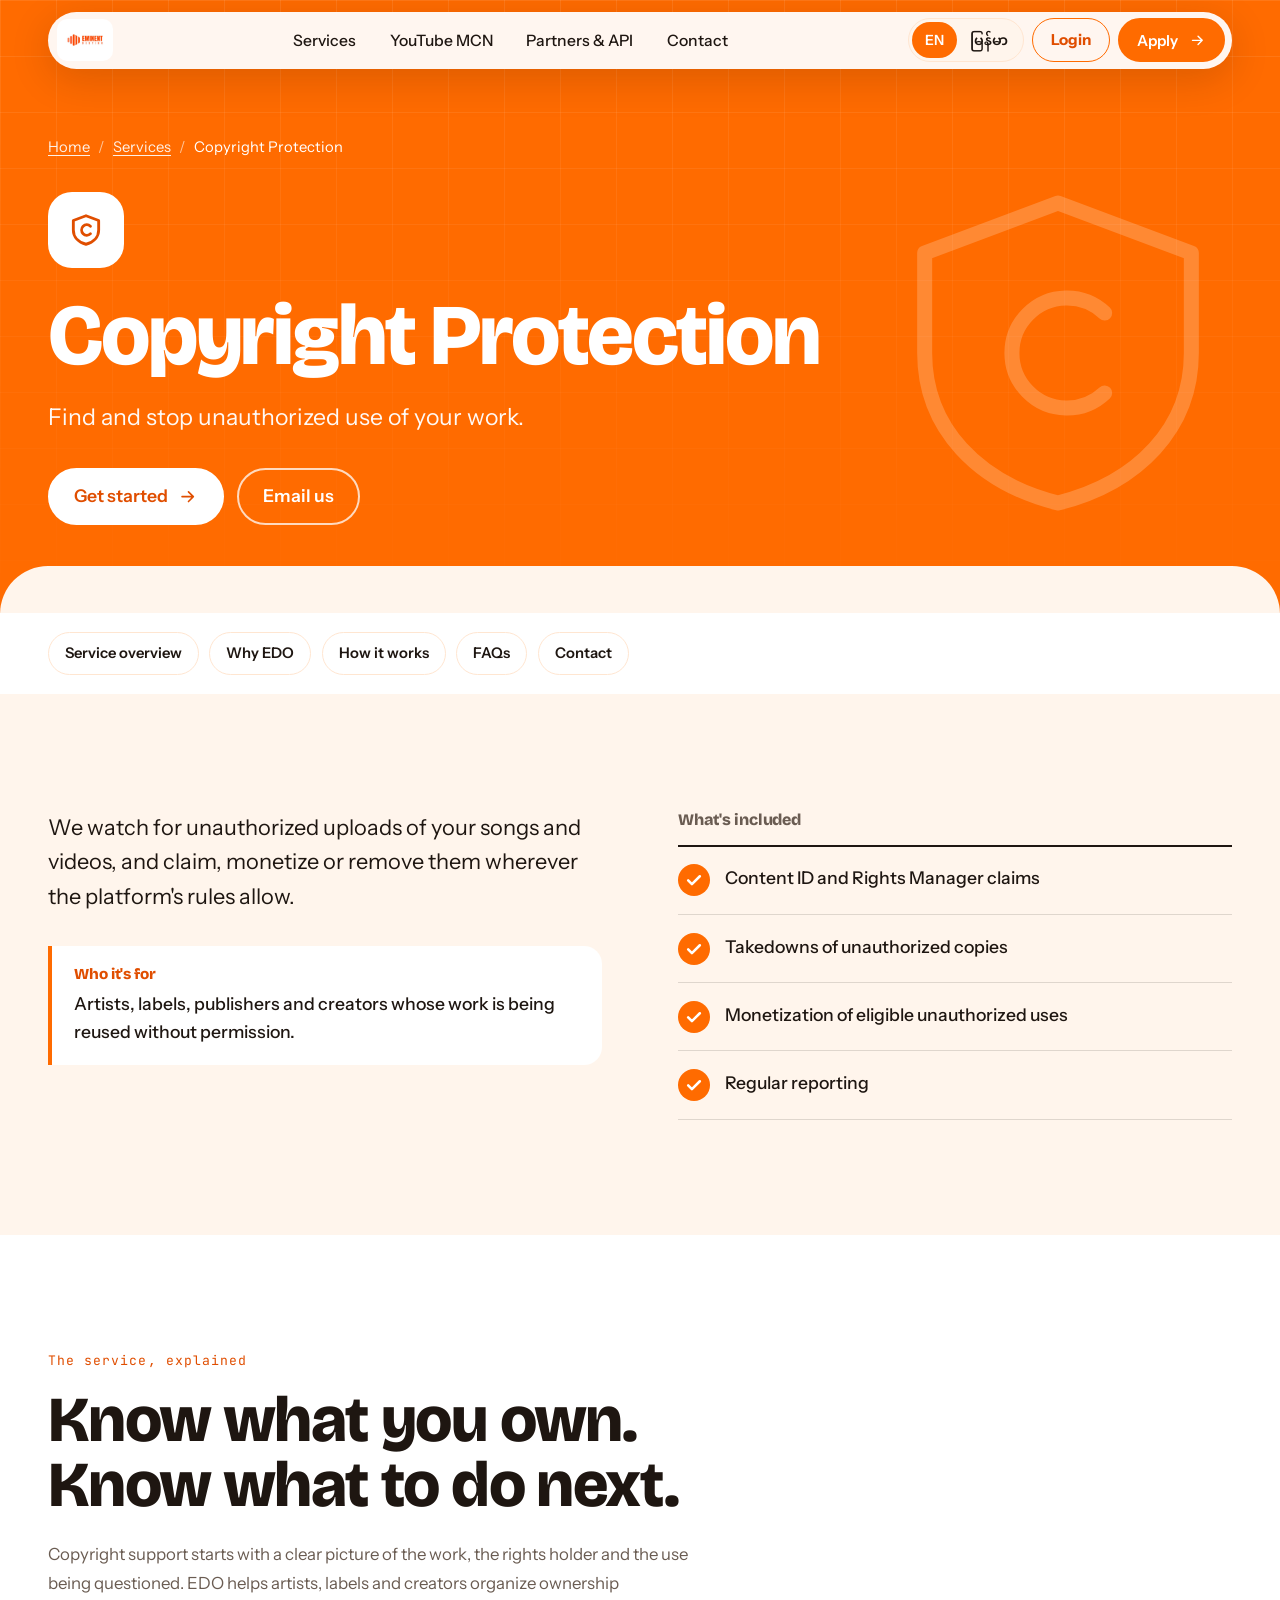
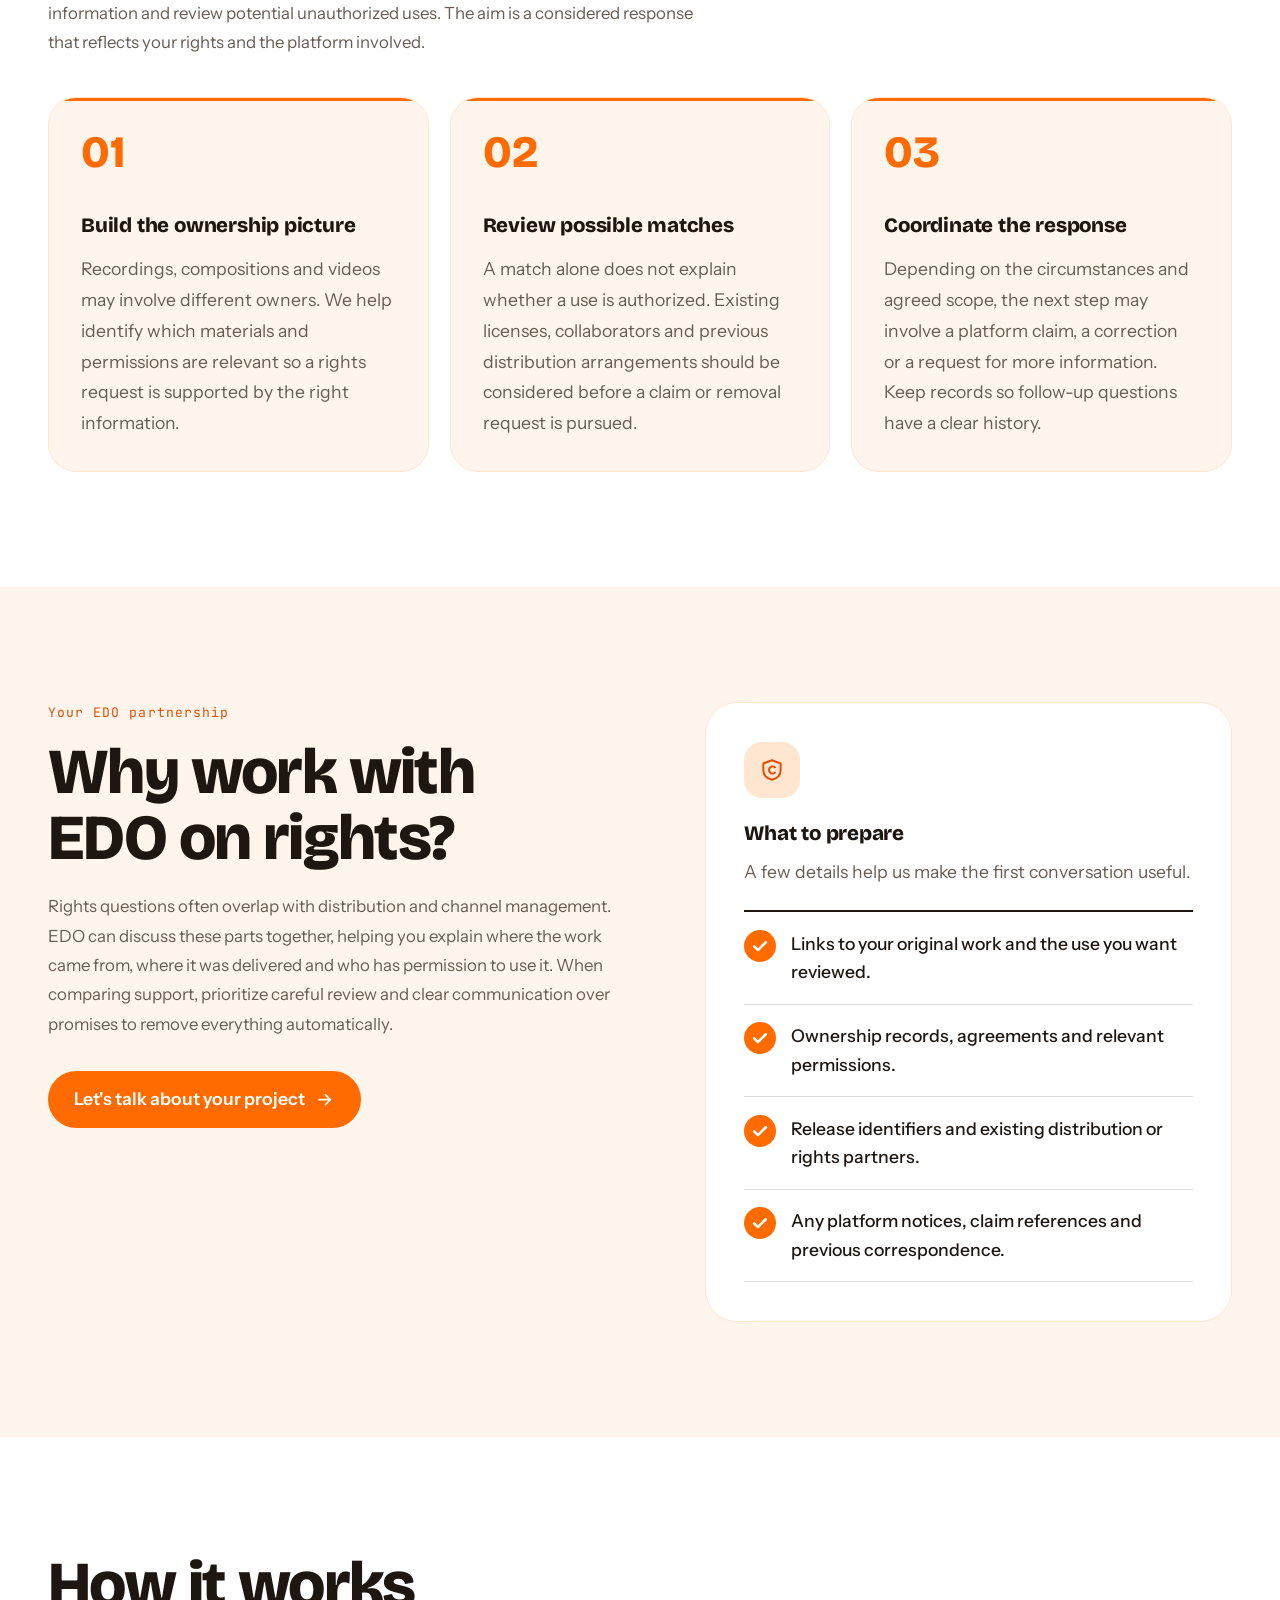
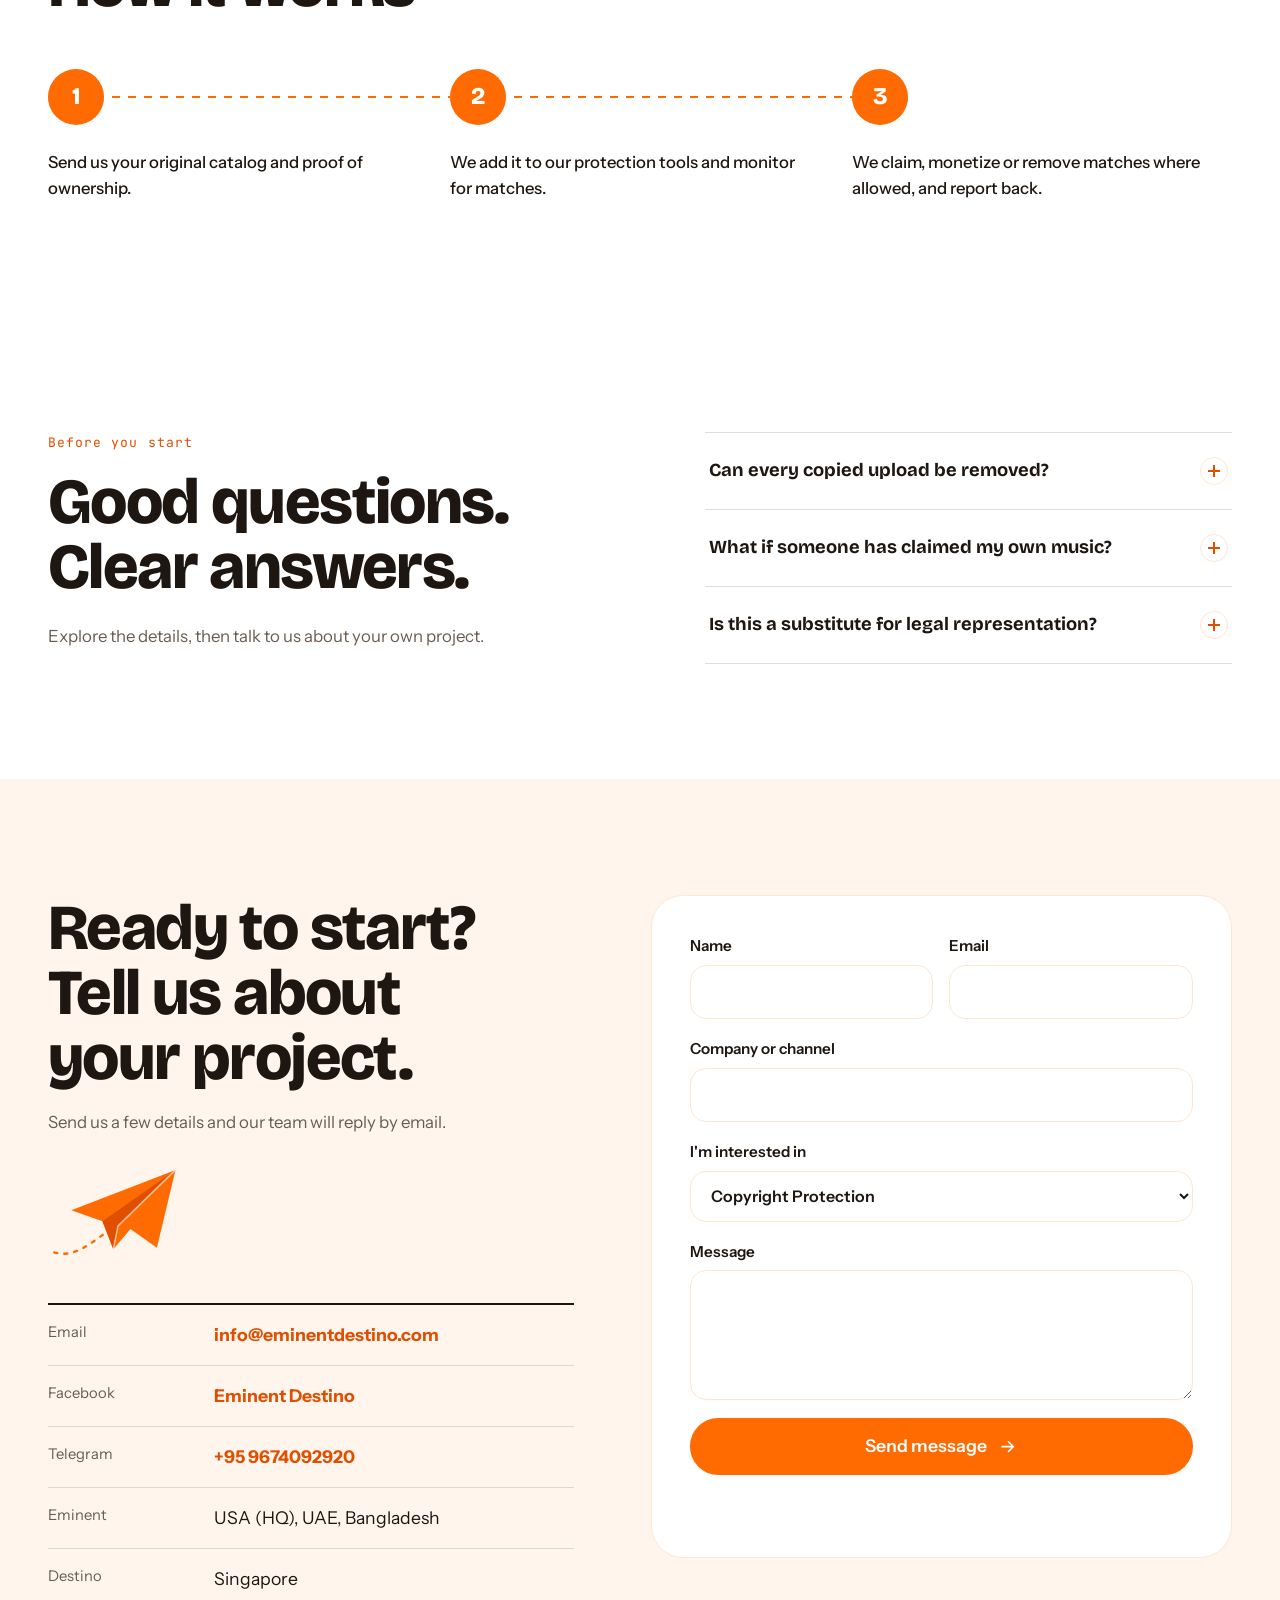
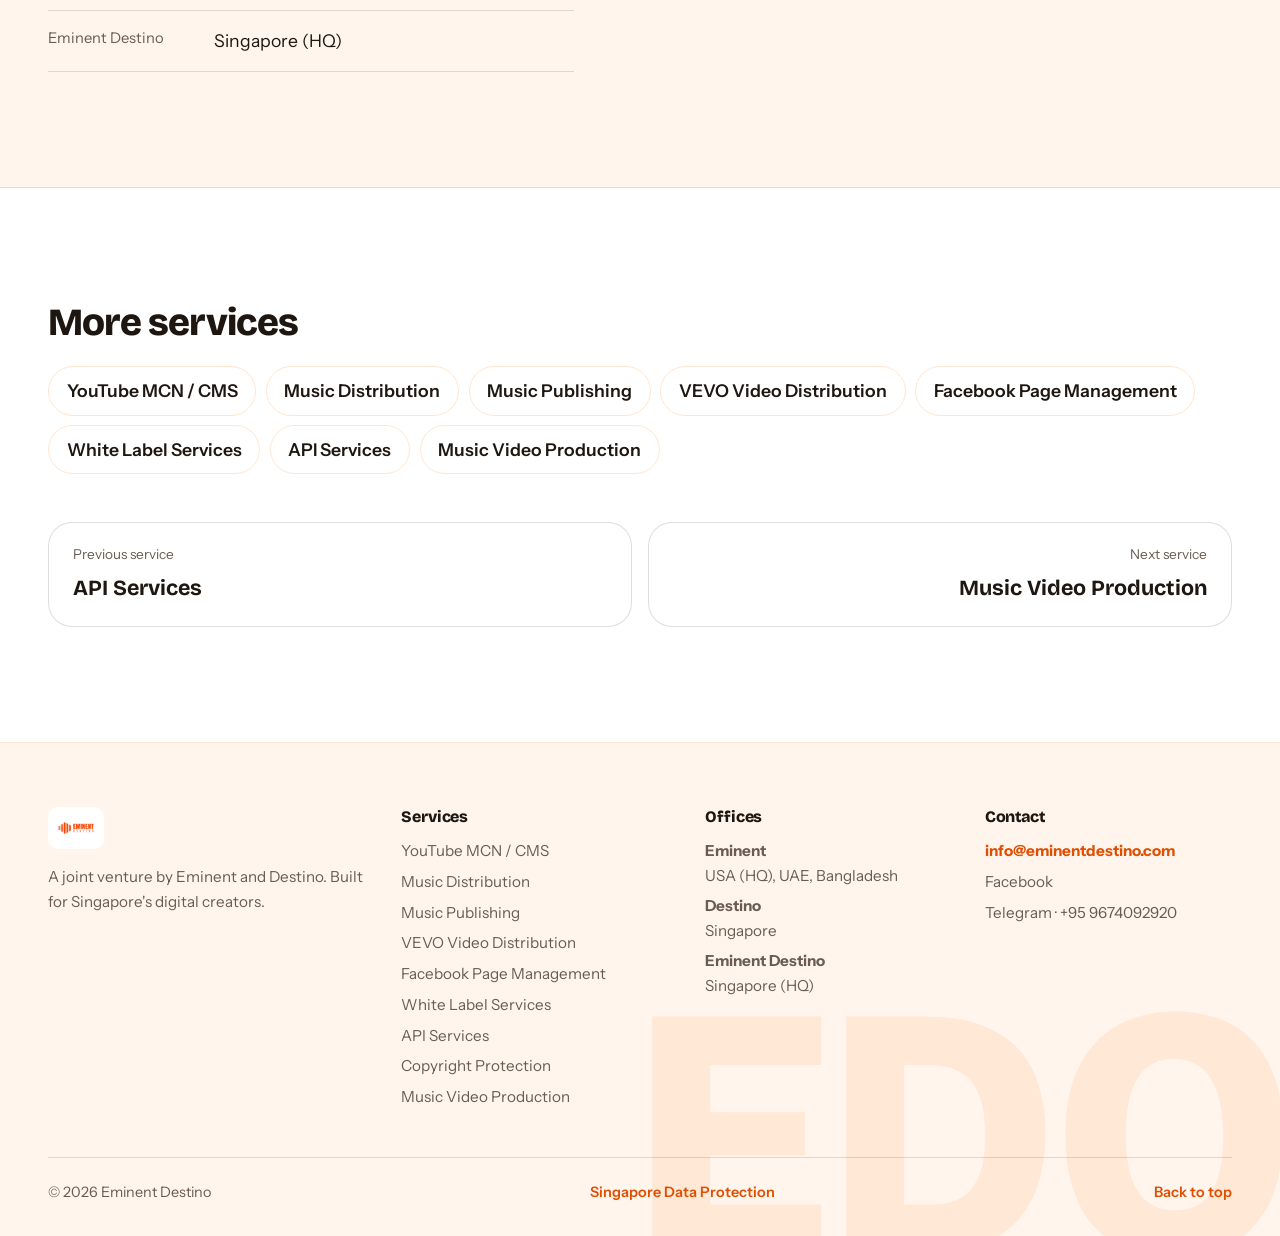
<file: services/copyright.html>
<!DOCTYPE html>
<html lang="en">
<head>
<meta charset="utf-8">
<meta name="viewport" content="width=device-width, initial-scale=1, viewport-fit=cover">
<meta name="referrer" content="no-referrer">
<title>Copyright Protection in Singapore | Eminent Destino</title>
<meta name="description" content="Find and stop unauthorized use of your work. We watch for unauthorized uploads of your songs and videos, and claim, monetize or remove them where">
<link rel="canonical" href="https://www.eminentdestino.com/services/copyright.html">
<link rel="icon" type="image/png" sizes="48x48" href="/favicon-48.png">
<link rel="icon" type="image/png" sizes="192x192" href="/favicon-192.png">
<link rel="apple-touch-icon" href="/apple-touch-icon.png">
<meta property="og:title" content="Copyright Protection in Singapore | Eminent Destino">
<meta property="og:description" content="Find and stop unauthorized use of your work. We watch for unauthorized uploads of your songs and videos, and claim, monetize or remove them where">
<meta property="og:type" content="website">
<meta property="og:site_name" content="Eminent Destino">
<meta property="og:url" content="https://www.eminentdestino.com/services/copyright.html">
<meta property="og:image" content="https://www.eminentdestino.com/assets/logo.jpg">
<meta name="twitter:card" content="summary_large_image">
<script type="application/ld+json">{"@context": "https://schema.org", "@type": "Service", "name": "Copyright Protection", "description": "Find and stop unauthorized use of your work. We watch for unauthorized uploads of your songs and videos, and claim, monetize or remove them where", "url": "https://www.eminentdestino.com/services/copyright.html", "provider": {"@type": "Organization", "name": "Eminent Destino", "url": "https://www.eminentdestino.com/"}, "areaServed": {"@type": "Country", "name": "Singapore"}}</script>
<meta name="theme-color" content="#FF6B00">
<link rel="preconnect" href="https://fonts.googleapis.com">
<link rel="preconnect" href="https://fonts.gstatic.com" crossorigin>
<link href="https://fonts.googleapis.com/css2?family=Bricolage+Grotesque:opsz,wght@12..96,500;12..96,700;12..96,800&family=Instrument+Sans:wght@400;500;600&family=JetBrains+Mono:wght@400;500&family=Noto+Sans+Myanmar:wght@400;500;700&display=swap" rel="stylesheet">
<style>
:root{
  --orange:#FF6B00;
  --orange-deep:#E04E00;
  --orange-soft:#FFE6D1;
  --orange-tint:#FFF5EC;
  --white:#FFFFFF;
  --ink:#1E1611;
  --muted:#6A5C52;
  --line:rgba(30,22,17,.14);
  --f-display:"Bricolage Grotesque","Noto Sans Myanmar",system-ui,sans-serif;
  --f-body:"Instrument Sans","Noto Sans Myanmar",system-ui,-apple-system,"Segoe UI",sans-serif;
  --f-mono:"JetBrains Mono",ui-monospace,SFMono-Regular,Menlo,monospace;
  --gutter:clamp(1.1rem,4vw,3rem);
  --maxw:clamp(1240px,72vw,1560px);
  --space:clamp(4rem,9vw,8.5rem);
  --ease:cubic-bezier(.2,.7,.2,1);
}
*,*::before,*::after{box-sizing:border-box}
[hidden]{display:none !important}
html{scroll-behavior:smooth;-webkit-text-size-adjust:100%;scroll-padding-top:90px}
body{margin:0;background:var(--white);color:var(--ink);font-family:var(--f-body);font-size:clamp(1rem,.96rem + .2vw,1.1rem);line-height:1.6;overflow-x:hidden}
img,svg,video{display:block;max-width:100%}
a{color:inherit;text-decoration:none}
button,input,select,textarea{font:inherit;color:inherit}
h1,h2,h3,p,ul,dl,dd{margin:0}
ul{padding:0;list-style:none}
:focus-visible{outline:3px solid var(--orange-deep);outline-offset:3px;border-radius:6px}
::selection{background:var(--orange);color:#fff}
html[lang="my"] body{line-height:1.95}
html[lang="my"] h1,html[lang="my"] h2,html[lang="my"] h3{line-height:1.5;letter-spacing:0}
.wrap{width:min(var(--maxw),100% - 2*var(--gutter));margin-inline:auto}
h1,h2,h3{font-family:var(--f-display);font-weight:800;letter-spacing:-.025em;line-height:1.02}
h2{font-size:clamp(2rem,5vw,4rem);text-wrap:balance}
h3{font-size:clamp(1.1rem,1.6vw,1.4rem);letter-spacing:-.01em;line-height:1.2}
html[lang="my"] h2{font-size:clamp(1.7rem,4vw,3.2rem)}
.lead{font-size:clamp(1.05rem,1.3vw,1.25rem);color:var(--muted);max-width:60ch}
#progress{position:fixed;inset:0 auto auto 0;height:3px;width:100%;background:var(--orange);transform:scaleX(0);transform-origin:left;z-index:100}

/* The accent follows the pointer with a small easing motion. */
.cursor-orbit{position:fixed;top:0;left:0;width:14px;height:14px;border:2px solid var(--orange-deep);border-radius:50%;background:rgba(255,255,255,.92);box-shadow:0 0 0 1px rgba(255,255,255,.65),0 3px 10px rgba(30,22,17,.2);pointer-events:none;z-index:120;opacity:0;transform:translate3d(-30px,-30px,0);transition:opacity .18s ease,width .18s var(--ease),height .18s var(--ease),background .18s ease;will-change:transform}
.cursor-orbit.is-visible{opacity:1}
.cursor-orbit.is-interactive{width:18px;height:18px;background:var(--orange-soft)}
@media(hover:none),(pointer:coarse),(prefers-reduced-motion:reduce){.cursor-orbit{display:none}}

/* buttons */
.btn{--bg:var(--orange);--fg:#fff;display:inline-flex;align-items:center;justify-content:center;gap:.65rem;padding:.95rem 1.5rem;min-height:48px;border-radius:999px;background:var(--bg);color:var(--fg);font-weight:600;border:2px solid var(--bg);cursor:pointer;transition:transform .25s var(--ease),background .25s,color .25s,border-color .25s;line-height:1.3;text-align:center}
.btn svg{width:1.1em;height:1.1em;fill:none;stroke:currentColor;stroke-width:2;stroke-linecap:round;stroke-linejoin:round;transition:transform .25s var(--ease);flex:none}
.btn:hover{transform:translateY(-2px)}
.btn:hover svg{transform:translateX(4px)}
.btn--white{--bg:#fff;--fg:var(--orange-deep)}
.btn--ghost{--bg:transparent;--fg:#fff;border-color:rgba(255,255,255,.75)}
.btn--ghost:hover{background:#fff;color:var(--orange-deep);border-color:#fff}
.btn--outline{--bg:transparent;--fg:var(--ink);border-color:var(--ink)}
.btn--outline:hover{background:var(--ink);color:#fff}
.btn--sm{padding:.55rem 1.1rem;font-size:.95rem;min-height:44px}
@media (max-width:480px){.hero__cta .btn,.sp-actions .btn,.wl__cta .btn{width:100%}}

/* header */
.hdr{position:fixed;top:12px;left:0;right:0;z-index:90;pointer-events:none}
.hdr__bar{pointer-events:auto;display:flex;align-items:center;gap:.6rem;justify-content:space-between;background:rgba(255,255,255,.94);backdrop-filter:blur(16px) saturate(1.4);-webkit-backdrop-filter:blur(16px) saturate(1.4);border-radius:999px;padding:.4rem .45rem .4rem .55rem;box-shadow:0 10px 40px rgba(30,10,0,.16)}
.logo{display:flex;align-items:center;gap:.6rem;font-family:var(--f-display);font-weight:800;min-width:0}
.logo__img{display:none;height:42px;width:auto;max-width:180px;object-fit:contain;border-radius:10px}
.logo.has-img .logo__img{display:block}
.logo.has-img .logo__fb{display:none}
.logo__fb{display:flex;align-items:center;gap:.55rem}
.logo__fb b{background:var(--orange);color:#fff;padding:.4rem .7rem;border-radius:12px;font-size:1.05rem;letter-spacing:.02em}
.logo__fb em{font-style:normal;font-size:1rem;white-space:nowrap}
@media (max-width:560px){.hdr .logo__fb em{display:none}.hdr .logo__img{max-width:42vw;height:38px}}
.nav{display:flex;gap:.2rem}
.nav a{padding:.55rem .95rem;border-radius:999px;font-weight:500;font-size:.98rem;transition:background .2s,color .2s;white-space:nowrap}
.nav a:hover{background:var(--orange-soft);color:var(--orange-deep)}
.hdr__end{display:flex;align-items:center;gap:.45rem}
.lang{display:inline-flex;background:var(--orange-tint);border:1px solid var(--orange-soft);border-radius:999px;padding:3px}
.lang button{border:0;background:transparent;padding:.4rem .8rem;min-height:36px;border-radius:999px;cursor:pointer;font-weight:600;font-size:.88rem;transition:background .2s,color .2s}
.lang button[aria-pressed="true"]{background:var(--orange);color:#fff}
.burger{display:none;width:44px;height:44px;border-radius:50%;border:0;background:var(--orange-tint);cursor:pointer;position:relative;flex:none}
.burger span{position:absolute;left:12px;right:12px;height:2px;background:var(--ink);border-radius:2px;transition:transform .3s var(--ease),top .3s var(--ease),opacity .2s}
.burger span:nth-child(1){top:16px}.burger span:nth-child(2){top:21px}.burger span:nth-child(3){top:26px}
.burger[aria-expanded="true"] span:nth-child(1){top:21px;transform:rotate(45deg)}
.burger[aria-expanded="true"] span:nth-child(2){opacity:0}
.burger[aria-expanded="true"] span:nth-child(3){top:21px;transform:rotate(-45deg)}
.mmenu{pointer-events:auto;display:none;margin-top:10px;background:#fff;border-radius:28px;padding:.75rem;box-shadow:0 20px 50px rgba(30,10,0,.2);max-height:calc(100svh - 100px);overflow:auto}
.mmenu.open{display:block}
.mmenu a{display:block;padding:.9rem 1.1rem;border-radius:16px;font-weight:600;font-size:1.1rem}
.mmenu a:hover{background:var(--orange-tint)}
@media (max-width:1020px){.nav,.hdr__end .btn{display:none}.burger{display:block}}

/* hero */
.hero{position:relative;min-height:100vh;min-height:100svh;color:#fff;display:flex;align-items:flex-end;isolation:isolate;overflow:hidden;background:linear-gradient(135deg,#FF8A2B,#E04E00 60%,#B93A00)}
.hero__media{position:absolute;inset:0;z-index:-2;background:linear-gradient(135deg,#FF8A2B,#E04E00 60%,#B93A00)}
.hero__media::before{content:"";position:absolute;inset:-20%;background:radial-gradient(circle at 30% 30%,rgba(255,255,255,.32),transparent 40%),radial-gradient(circle at 75% 65%,rgba(255,200,120,.42),transparent 45%);animation:drift 14s ease-in-out infinite alternate}
@keyframes drift{to{transform:translate3d(6%,4%,0) scale(1.15)}}
.hero__media video{position:absolute;inset:0;width:100%;height:100%;object-fit:cover;object-position:center;opacity:0;transition:opacity 1s ease}
.hero.video-ready .hero__media video{opacity:1}
.hero.video-ready .hero__media::before{opacity:0}
.hero__shade{position:absolute;inset:0;z-index:-1;background:
  linear-gradient(180deg,rgba(20,8,0,.5) 0%,rgba(20,8,0,0) 26%,rgba(20,8,0,0) 40%,rgba(20,8,0,.8) 100%),
  linear-gradient(90deg,rgba(255,107,0,.3),transparent 62%)}
@media (max-width:700px){.hero__shade{background:linear-gradient(180deg,rgba(20,8,0,.55) 0%,rgba(20,8,0,.1) 25%,rgba(20,8,0,.55) 55%,rgba(20,8,0,.88) 100%)}}
.eqbars{position:absolute;right:var(--gutter);bottom:150px;display:none;gap:6px;align-items:flex-end;height:150px;z-index:-1}
.hero.no-video:not(.video-ready) .eqbars{display:flex}
.eqbars i{display:block;width:8px;height:100%;border-radius:8px;background:rgba(255,255,255,.75);transform-origin:bottom;animation:bar 1.2s ease-in-out infinite alternate}
@keyframes bar{from{transform:scaleY(.12)}to{transform:scaleY(1)}}
@media (max-width:700px){.eqbars{height:90px;bottom:170px;gap:4px}.eqbars i{width:6px}}
.hero__inner{width:min(var(--maxw),100% - 2*var(--gutter));padding-block:8.5rem 9.5rem}
@media (max-width:700px){.hero__inner{padding-block:7.5rem 9rem}}
.hero__badge{display:inline-flex;align-items:center;gap:.6rem;background:rgba(255,255,255,.18);border:1px solid rgba(255,255,255,.45);backdrop-filter:blur(8px);-webkit-backdrop-filter:blur(8px);padding:.5rem 1rem;border-radius:999px;font-size:.92rem;font-weight:500;max-width:100%}
.hero__badge i{width:8px;height:8px;border-radius:50%;background:#fff;box-shadow:0 0 0 0 rgba(255,255,255,.8);animation:ping 2s infinite;flex:none}
@keyframes ping{70%{box-shadow:0 0 0 10px rgba(255,255,255,0)}100%{box-shadow:0 0 0 0 rgba(255,255,255,0)}}
.hero h1{font-size:clamp(2.7rem,9vw,8rem);margin-top:1.4rem;text-wrap:balance;text-shadow:0 2px 30px rgba(0,0,0,.3)}
html[lang="my"] .hero h1{font-size:clamp(2.1rem,6.2vw,5.2rem)}
.hero h1 span{display:block}
.hero__lead{margin-top:1.5rem;max-width:58ch;font-size:clamp(1.02rem,1.5vw,1.3rem);color:rgba(255,255,255,.96);text-shadow:0 1px 16px rgba(0,0,0,.4)}
.hero__cta{display:flex;flex-wrap:wrap;gap:.8rem;margin-top:2rem}
.playbtn{position:absolute;left:50%;top:44%;transform:translate(-50%,-50%);border:0;cursor:pointer;background:#fff;color:var(--orange-deep);font-weight:700;padding:1rem 1.6rem;border-radius:999px;display:flex;align-items:center;gap:.6rem;box-shadow:0 20px 50px rgba(0,0,0,.35);z-index:2}
.playbtn svg{width:20px;height:20px;fill:currentColor}
.hero::after{content:"";position:absolute;left:0;right:0;bottom:-1px;height:56px;background:#fff;border-radius:56px 56px 0 0}
@media (max-width:700px){.hero::after{height:36px;border-radius:36px 36px 0 0}}
.js .hero [data-in]{opacity:0;transform:translateY(38px);filter:blur(8px);animation:heroIn 1s var(--ease) forwards;animation-delay:calc(var(--i,0) * .12s + .25s)}
@keyframes heroIn{to{opacity:1;transform:none;filter:none}}
@media (orientation:landscape) and (max-height:520px){.hero__inner{padding-block:6.5rem 7rem}.hero h1{font-size:clamp(2rem,7vw,4rem)}.hero__lead{display:none}}

/* marquee */
.marquee{background:var(--orange);color:#fff;overflow:hidden;padding:1.05rem 0;margin-top:-1px}
.marquee__track{display:flex;width:max-content;animation:scroll 70s linear infinite}
.marquee:hover .marquee__track{animation-play-state:paused}
.marquee__item{display:flex;align-items:center;font-family:var(--f-display);font-weight:700;font-size:clamp(1rem,1.8vw,1.5rem);white-space:nowrap}
.marquee__item::after{content:"✦";margin-inline:1.6rem;font-size:.8em;opacity:.8}
@keyframes scroll{to{transform:translateX(-50%)}}

/* sections */
.sec{padding-block:var(--space)}
.sec--tint{background:var(--orange-tint)}
.js [data-reveal]{opacity:0;transform:translateY(26px);transition:opacity .8s var(--ease),transform .8s var(--ease);transition-delay:var(--d,0s)}
.js [data-reveal].in{opacity:1;transform:none}

/* Service chooser and MCN detail. Motion follows the existing reveal system. */
.explorer{display:grid;grid-template-columns:minmax(220px,.8fr) 1.6fr;gap:1rem;align-items:start;margin:-.4rem 0 2rem;padding:clamp(1.2rem,3vw,2rem);border:1px solid var(--orange-soft);border-radius:28px;background:#fff;box-shadow:0 14px 38px rgba(60,28,10,.05)}
.explorer__intro p{font:500 .77rem var(--f-mono);letter-spacing:.08em;color:var(--orange-deep);margin-bottom:.65rem}
.explorer__intro h3{font-size:clamp(1.3rem,2vw,1.8rem)}
.explorer__choices{display:flex;flex-wrap:wrap;gap:.6rem}
.explorer__choices button{border:1px solid var(--line);border-radius:999px;background:#fff;padding:.65rem 1rem;cursor:pointer;min-height:44px;font-weight:600;transition:background .22s,border-color .22s,color .22s,transform .22s}
.explorer__choices button:hover{transform:translateY(-2px);border-color:var(--orange)}
.explorer__choices button[aria-pressed=true]{background:var(--ink);border-color:var(--ink);color:#fff}
.explorer__result{grid-column:2;display:flex;align-items:center;justify-content:space-between;gap:1.5rem;border-top:1px solid var(--line);padding-top:1rem}
.explorer__result strong{font-family:var(--f-display);font-size:1.14rem}
.explorer__result p{color:var(--muted);font-size:.94rem;line-height:1.5;margin-top:.2rem}
.explorer__result .go{flex:none}
@media(max-width:800px){.explorer{grid-template-columns:1fr}.explorer__result{grid-column:1;align-items:flex-start;flex-direction:column;gap:.7rem}}

.mcn-story__heading{max-width:850px;margin-bottom:2.4rem}
.mcn-story__heading .lead{margin-top:1.3rem;line-height:1.75}
.mcn-pains{display:grid;grid-template-columns:repeat(3,minmax(0,1fr));gap:1rem}
.mcn-pains article{border:1px solid var(--line);border-radius:24px;padding:clamp(1.3rem,2vw,2.1rem);background:#fff}
.mcn-pains article>span{display:block;font:500 .9rem var(--f-mono);color:var(--orange-deep);margin-bottom:2.2rem}
.mcn-pains h3{margin-bottom:.7rem}.mcn-pains p,.mcn-benefits p{color:var(--muted);line-height:1.7}
.mcn-bridge{display:flex;align-items:center;gap:clamp(1.2rem,4vw,3rem);margin-top:1rem;padding:clamp(1.5rem,4vw,3rem);background:var(--ink);color:#fff;border-radius:26px}
.mcn-bridge__mark{font-family:var(--f-display);font-size:clamp(2.4rem,7vw,5rem);font-weight:800;letter-spacing:-.07em;color:var(--orange);line-height:1}
.mcn-bridge h3{margin-bottom:.5rem}.mcn-bridge p{color:#e4dcd6;max-width:75ch}
.mcn-oo{background:#fff}
.mcn-oo__grid{display:grid;grid-template-columns:repeat(3,minmax(0,1fr));gap:1rem}
.mcn-oo__grid article{background:var(--orange-tint);border:1px solid var(--orange-soft);border-radius:24px;padding:clamp(1.3rem,2.5vw,2.2rem)}
.mcn-oo__grid article>span{font:500 .82rem var(--f-mono);color:var(--orange-deep)}
.mcn-oo__grid h3{margin:1.2rem 0 .6rem}.mcn-oo__grid p{color:var(--muted);line-height:1.7}
.mcn-settlement{display:flex;gap:1.5rem;align-items:baseline;border-top:1px solid var(--line);padding:1.5rem 0 2rem}
.mcn-settlement h3{flex:0 0 25%}.mcn-settlement p{color:var(--muted)}
.mcn-tax-policy{display:flex;align-items:center;gap:1.4rem;margin-top:1rem;border:1px solid var(--orange-soft);border-radius:22px;background:#fff;padding:1.2rem 1.6rem}
.mcn-tax-policy strong{font-family:var(--f-display);font-size:clamp(2.8rem,5vw,4.5rem);line-height:1;color:var(--orange-deep);letter-spacing:-.06em}
.mcn-tax-policy h3{font-size:1.1rem;margin-bottom:.3rem}.mcn-tax-policy p{color:var(--muted);font-size:.93rem}
.mcn-timeline{display:grid;grid-template-columns:repeat(3,1fr);gap:1rem;margin-bottom:1.5rem}
.mcn-timeline>div{position:relative;background:#fff;border:1px solid var(--orange-soft);border-radius:22px;padding:1.5rem;overflow:hidden}
.mcn-timeline>div:before{content:"";position:absolute;inset:0 auto auto 0;width:100%;height:3px;background:var(--orange);transform:scaleX(0);transform-origin:left;transition:transform .8s var(--ease)}
.mcn-timeline.in>div:before{transform:scaleX(1)}
.mcn-timeline>div:nth-child(2):before{transition-delay:.15s}.mcn-timeline>div:nth-child(3):before{transition-delay:.3s}
.mcn-timeline span{font:500 .83rem var(--f-mono);color:var(--orange-deep)}
.mcn-timeline h3{margin:1.2rem 0 .6rem}.mcn-timeline p{color:var(--muted);font-size:.94rem}
.mcn-calculator{display:grid;grid-template-columns:1fr 1fr;gap:2rem;background:var(--ink);color:#fff;border-radius:26px;padding:clamp(1.5rem,4vw,3rem);align-items:center}
.mcn-calculator h3{font-size:clamp(1.4rem,2.3vw,2rem)}.mcn-calculator p{color:#e4dcd6;margin:.75rem 0 1.3rem}
.mcn-calculator label{display:block;font-size:.88rem;margin-bottom:.35rem}
.mcn-calculator__input{display:flex;align-items:center;gap:.5rem;background:#fff;color:var(--ink);border-radius:12px;padding:.35rem .9rem;max-width:300px}
.mcn-calculator__input input{min-width:0;width:100%;border:0;outline:0;background:transparent;padding:.5rem 0;font-size:1.3rem}
.mcn-calculator__result{border-left:1px solid rgba(255,255,255,.25);padding-left:2rem}
.mcn-calculator__result output{display:block;color:#ff9e55;font-family:var(--f-display);font-size:clamp(2.8rem,6vw,5.5rem);font-weight:800;line-height:1.1;letter-spacing:-.06em;font-variant-numeric:tabular-nums}
.mcn-calculator__result p:last-child{font-size:.85rem;line-height:1.55;margin-bottom:0}
.mcn-note{max-width:95ch;margin-top:1.2rem;font-size:.88rem;line-height:1.65;color:var(--muted)}
.mcn-benefits{display:grid;grid-template-columns:repeat(3,minmax(0,1fr));gap:1rem}
.mcn-benefits article{border-top:2px solid var(--ink);padding:1.6rem .7rem 1.2rem 0}
.mcn-benefits article>span{display:block;color:var(--orange);font-size:1.2rem;margin-bottom:1.2rem;transition:transform .35s var(--ease)}
.mcn-benefits article:hover>span{transform:rotate(60deg)}
.mcn-benefits h3{margin-bottom:.6rem}
.mcn-addons{margin-top:2rem;border-radius:24px;background:var(--orange-tint);padding:1.6rem 2rem;display:flex;align-items:center;gap:2rem}
.mcn-addons h3{flex:0 0 30%}.mcn-addons p{color:var(--muted)}
.mcn-join__grid{display:grid;grid-template-columns:1.25fr .75fr;gap:clamp(2rem,5vw,5rem);align-items:start}
.mcn-join .lead{margin-top:1.4rem}.mcn-join .btn{margin-top:2rem}
.mcn-examples{display:grid;grid-template-columns:1fr 1fr;gap:1rem;margin-top:2rem}
.mcn-examples>div{background:#fff;border:1px solid var(--orange-soft);padding:1.3rem;border-radius:18px}
.mcn-examples h3{font-size:1.02rem;margin-bottom:.5rem}.mcn-examples p{color:var(--muted);font-size:.92rem}
.mcn-criteria{background:#fff;border:1px solid var(--orange-soft);border-radius:24px;padding:clamp(1.5rem,3vw,2.5rem)}
.mcn-criteria h3{margin-bottom:1.3rem}.mcn-criteria li{padding:.85rem 0 .85rem 1.5rem;border-top:1px solid var(--line);position:relative;color:var(--muted)}
.mcn-criteria li:before{content:"✓";position:absolute;left:0;color:var(--orange-deep);font-weight:700}
.mcn-b2b__grid{display:grid;grid-template-columns:1.2fr .8fr;gap:clamp(2rem,5vw,5rem);align-items:end}
.mcn-b2b .lead{margin-top:1.4rem}.mcn-b2b__action p{color:var(--muted);margin-bottom:1.5rem}
.mcn-sources{padding-block:1.2rem 2rem;font-size:.8rem;color:var(--muted)}.mcn-sources a{color:var(--orange-deep);text-decoration:underline;text-underline-offset:3px}
@media(max-width:900px){.mcn-pains,.mcn-benefits,.mcn-oo__grid{grid-template-columns:repeat(2,minmax(0,1fr))}.mcn-timeline{grid-template-columns:1fr}.mcn-join__grid,.mcn-b2b__grid{grid-template-columns:1fr}}
@media(max-width:600px){.mcn-pains,.mcn-benefits,.mcn-oo__grid,.mcn-examples,.mcn-calculator{grid-template-columns:1fr}.mcn-bridge{align-items:flex-start;flex-direction:column}.mcn-calculator__result{border-left:0;border-top:1px solid rgba(255,255,255,.25);padding:1.5rem 0 0}.mcn-addons{display:block}.mcn-addons p{margin-top:.7rem}.mcn-story__heading{margin-bottom:1.5rem}.mcn-settlement{display:block}.mcn-settlement p{margin-top:.7rem}}

/* about */
.about{display:grid;grid-template-columns:1.15fr .85fr;gap:clamp(2rem,6vw,6rem);align-items:start}
.about h2{margin-bottom:1.5rem}
.about p{color:var(--muted);max-width:58ch}
.eq{display:flex;flex-wrap:wrap;align-items:center;gap:.7rem;margin-top:2rem;font-family:var(--f-display);font-weight:800}
.eq b{padding:.6rem 1.05rem;border-radius:999px;border:2px solid var(--ink);font-size:1rem}
.eq b.edo{background:var(--orange);border-color:var(--orange);color:#fff}
.eq span{font-size:1.5rem;color:var(--orange)}
.stats{display:grid;grid-template-columns:1fr 1fr;border-top:2px solid var(--ink)}
.stat{padding:1.5rem 0;border-bottom:1px solid var(--line);min-width:0}
.stat:nth-child(odd){padding-right:1rem;border-right:1px solid var(--line)}
.stat:nth-child(even){padding-left:1.2rem}
.stat b{display:block;font-family:var(--f-display);font-size:clamp(2.2rem,4.4vw,3.6rem);line-height:1.1;color:var(--orange);letter-spacing:-.03em}
.stat b.sm{font-size:clamp(1.35rem,2.6vw,2.1rem);padding-block:.45rem}
.stat span{display:block;margin-top:.5rem;color:var(--muted);font-size:.98rem;line-height:1.4}
.ents{display:grid;grid-template-columns:1fr 1fr;gap:1rem;margin-top:clamp(2.5rem,5vw,4rem)}
.ent{background:#fff;border:1.5px solid var(--line);border-radius:28px;padding:clamp(1.4rem,2.6vw,2.2rem);transition:border-color .3s,transform .4s var(--ease)}
.ent:hover{border-color:var(--orange);transform:translateY(-4px)}
.ent--a{background:var(--orange-tint);border-color:var(--orange-soft)}
.ent h3{font-size:clamp(1.3rem,2vw,1.7rem)}
.ent p{margin-top:.7rem;color:var(--muted);max-width:46ch}
.tags{display:flex;flex-wrap:wrap;gap:.45rem;margin-top:1.2rem}
.tags li{background:var(--orange);color:#fff;font-weight:600;font-size:.85rem;padding:.3rem .8rem;border-radius:999px}
.ent--b .tags li{background:var(--ink)}
@media (max-width:860px){.about,.ents{grid-template-columns:1fr}}

/* MCN */
.mcn{display:grid;grid-template-columns:.9fr 1.1fr;gap:clamp(2rem,6vw,6rem);align-items:start}
.mcn__side{position:sticky;top:110px}
.mcn__side h2{margin-bottom:1.3rem}
.mcn__side .btn{margin-top:2rem}
.rows{border-top:1px solid var(--line)}
.row{position:relative;display:grid;grid-template-columns:56px 1fr;gap:1.2rem;padding:1.6rem 0;border-bottom:1px solid var(--line)}
.row::after{content:"";position:absolute;left:0;bottom:-1px;height:2px;width:100%;background:var(--orange);transform:scaleX(0);transform-origin:left;transition:transform 1.1s var(--ease) .2s}
.row.in::after{transform:scaleX(1)}
.ico{width:56px;height:56px;border-radius:18px;background:var(--orange-soft);color:var(--orange-deep);display:grid;place-items:center;transition:background .3s,color .3s,transform .3s var(--ease);flex:none}
.ico svg{width:26px;height:26px;fill:none;stroke:currentColor;stroke-width:1.8;stroke-linecap:round;stroke-linejoin:round}
.row:hover .ico{background:var(--orange);color:#fff;transform:rotate(-6deg)}
.row p{margin-top:.5rem;color:var(--muted);max-width:60ch}
@media (max-width:900px){.mcn{grid-template-columns:1fr}.mcn__side{position:static}}
@media (max-width:480px){.row{grid-template-columns:44px 1fr;gap:.9rem}.row .ico{width:44px;height:44px;border-radius:14px}.row .ico svg{width:22px;height:22px}}

/* services bento */
.svc-head{display:flex;justify-content:space-between;align-items:end;gap:2rem;flex-wrap:wrap;margin-bottom:clamp(2rem,4vw,3.5rem)}
.svc-head p{max-width:44ch;color:var(--muted)}
.bento{display:grid;grid-template-columns:repeat(6,1fr);gap:1rem}
.tile{--mx:50%;--my:50%;position:relative;overflow:hidden;border:1.5px solid var(--line);border-radius:28px;padding:clamp(1.3rem,2.4vw,2.1rem);background:#fff;display:flex;flex-direction:column;justify-content:space-between;gap:2rem;min-height:250px;transition:transform .4s var(--ease),border-color .3s,box-shadow .4s;grid-column:span 2}
.tile::before{content:"";position:absolute;inset:0;background:radial-gradient(420px circle at var(--mx) var(--my),rgba(255,107,0,.16),transparent 60%);opacity:0;transition:opacity .3s;pointer-events:none}
.tile:hover{transform:translateY(-5px);border-color:var(--orange);box-shadow:0 24px 50px -24px rgba(255,107,0,.55)}
.tile:hover::before{opacity:1}
.tile > *{position:relative}
.tile p{margin-top:.6rem;color:var(--muted);max-width:44ch;font-size:.98rem}
.tile:hover .ico{background:var(--orange);color:#fff;transform:rotate(-6deg)}
.tile__top{display:flex;justify-content:space-between;align-items:flex-start;gap:1rem}
.who{font-size:.78rem;font-weight:700;background:var(--ink);color:#fff;padding:.3rem .7rem;border-radius:999px;max-width:14rem;text-align:center;line-height:1.35}
.go{display:inline-flex;align-items:center;gap:.5rem;font-weight:600;color:var(--orange-deep)}
.go svg{width:1.1em;height:1.1em;fill:none;stroke:currentColor;stroke-width:2;stroke-linecap:round;stroke-linejoin:round;transition:transform .25s var(--ease)}
.tile:hover .go svg{transform:translateX(5px)}
.tile--hot{background:var(--orange);border-color:var(--orange);color:#fff;grid-column:span 4}
.tile--hot p{color:rgba(255,255,255,.92)}
.tile--hot .ico{background:rgba(255,255,255,.22);color:#fff}
.tile--hot .go{color:#fff}
.tile--hot::before{background:radial-gradient(420px circle at var(--mx) var(--my),rgba(255,255,255,.28),transparent 60%)}
.tile--hot:hover{box-shadow:0 24px 60px -20px rgba(224,78,0,.8)}
.tile--soft{background:var(--orange-tint);border-color:var(--orange-soft)}
.tile--half{grid-column:span 3}
.js .tile[data-reveal].in{transition:transform .4s var(--ease),border-color .3s,box-shadow .4s,opacity .8s var(--ease);transition-delay:0s}
.js .tile[data-reveal].in:hover{transform:translateY(-5px)}
@media (max-width:980px){.tile{grid-column:span 3}.tile--hot{grid-column:span 6}}
@media (max-width:620px){.bento{grid-template-columns:1fr}.tile,.tile--hot,.tile--half{grid-column:auto;min-height:0}}

/* white label / API band */
.wl{position:relative;background:var(--orange);color:#fff;overflow:hidden;isolation:isolate}
.wl::before{content:"";position:absolute;inset:0;z-index:-1;background-image:linear-gradient(rgba(255,255,255,.09) 1px,transparent 1px),linear-gradient(90deg,rgba(255,255,255,.09) 1px,transparent 1px);background-size:56px 56px;mask-image:linear-gradient(180deg,transparent,#000 25%,#000 75%,transparent);-webkit-mask-image:linear-gradient(180deg,transparent,#000 25%,#000 75%,transparent)}
.wl::after{content:"";position:absolute;width:60vw;height:60vw;right:-20vw;top:-25vw;border-radius:50%;background:radial-gradient(circle,rgba(255,255,255,.28),transparent 65%);z-index:-1;animation:drift 16s ease-in-out infinite alternate}
.wl__grid{display:grid;grid-template-columns:1fr 1fr;gap:clamp(2rem,5vw,5rem);align-items:start}
.wl h2{margin-bottom:1.3rem}
.wl .lead{color:rgba(255,255,255,.93)}
.feats{display:grid;grid-template-columns:1fr 1fr;gap:1.4rem 1.6rem;margin-top:2.2rem}
.feat{display:grid;grid-template-columns:28px 1fr;gap:.7rem}
.feat svg{width:28px;height:28px;padding:5px;border-radius:50%;background:#fff;color:var(--orange-deep);fill:none;stroke:currentColor;stroke-width:3;stroke-linecap:round;stroke-linejoin:round;margin-top:.15rem}
.feat h3{font-size:1.05rem}
.feat p{margin-top:.25rem;font-size:.95rem;color:rgba(255,255,255,.9);line-height:1.5}
html[lang="my"] .feat p{line-height:1.8}
.wl__cta{display:flex;flex-wrap:wrap;gap:.8rem;margin-top:2.2rem}
.code{background:#1B130E;border-radius:24px;box-shadow:0 40px 80px -30px rgba(60,15,0,.7);overflow:hidden;color:#F4E9E0;font-family:var(--f-mono);font-size:.84rem;min-width:0}
.code__bar{display:flex;align-items:center;gap:.4rem;padding:.8rem 1rem;background:#2A1D15;overflow-x:auto}
.code__bar i{width:11px;height:11px;border-radius:50%;background:#FF6B00;flex:none}
.code__bar i:nth-child(2){background:#FFB46B}.code__bar i:nth-child(3){background:#fff}
.tabs{display:flex;gap:.3rem;margin-left:.6rem}
.tabs button{border:0;background:transparent;color:#C8B5A6;padding:.4rem .8rem;border-radius:999px;cursor:pointer;font-family:var(--f-body);font-size:.85rem;white-space:nowrap;min-height:34px}
.tabs button[aria-selected="true"]{background:var(--orange);color:#fff}
.code pre{margin:0;padding:1.2rem 1.3rem;white-space:pre-wrap;word-break:break-word;line-height:1.65;min-height:210px}
.code .lbl{display:block;color:#FFB46B;font-family:var(--f-body);font-size:.75rem;margin-bottom:.4rem;font-weight:600}
.code .req{border-bottom:1px dashed rgba(255,255,255,.16)}
.code .res{color:#fff;min-height:150px}
.code .k{color:#FFB46B}.code .s{color:#FFE0C2}.code .m{color:#7FE0A8}
.code .ln{display:block;animation:ln .35s var(--ease) both}
@keyframes ln{from{opacity:0;transform:translateX(-8px)}}
.code__note{padding:.75rem 1.3rem 1rem;font-family:var(--f-body);font-size:.8rem;color:#B59F90}
@media (max-width:980px){.wl__grid{grid-template-columns:1fr}}
@media (max-width:520px){.feats{grid-template-columns:1fr}.code{font-size:.78rem}}
.flow{display:grid;grid-template-columns:1fr 90px 1fr 90px 1fr;align-items:center;margin-top:clamp(3rem,6vw,5rem)}
.flow--solo{margin-top:2.5rem}
.node{background:#fff;color:var(--ink);border-radius:26px;padding:1.4rem;box-shadow:0 24px 50px -28px rgba(80,20,0,.7)}
.node h3{font-size:1.15rem}
.node p{color:var(--muted);font-size:.92rem;margin-top:.3rem}
.node--hub{text-align:center;background:var(--ink);color:#fff;border-radius:50%;aspect-ratio:1;display:grid;place-content:center;padding:1rem;position:relative;max-width:260px;margin-inline:auto;width:100%}
.node--hub::before,.node--hub::after{content:"";position:absolute;inset:-10px;border-radius:50%;border:2px solid rgba(255,255,255,.7);animation:ring 3s ease-out infinite}
.node--hub::after{animation-delay:1.5s}
@keyframes ring{from{transform:scale(.96);opacity:.9}to{transform:scale(1.18);opacity:0}}
.node--hub b{font-family:var(--f-display);font-size:clamp(2rem,4vw,3rem);color:var(--orange);letter-spacing:-.03em;line-height:1}
.node--hub p{color:#E7D6C8}
.dests{display:flex;flex-wrap:wrap;gap:.45rem;margin-top:.9rem}
.dests li{background:var(--orange-tint);border:1px solid var(--orange-soft);color:var(--orange-deep);font-weight:600;font-size:.88rem;padding:.35rem .75rem;border-radius:999px}
.link{height:4px;border-radius:4px;background:repeating-linear-gradient(90deg,#fff 0 10px,transparent 10px 20px);background-size:20px 4px;animation:dash 1s linear infinite}
@keyframes dash{to{background-position:20px 0}}
@keyframes dashv{to{background-position:0 20px}}
@media (max-width:900px){
  .flow{grid-template-columns:1fr;gap:0}
  .link{width:4px;height:56px;margin-inline:auto;background:repeating-linear-gradient(180deg,#fff 0 10px,transparent 10px 20px);background-size:4px 20px;animation:dashv 1s linear infinite}
  .node--hub{max-width:220px}
}

/* contact */
.contact{display:grid;grid-template-columns:.95fr 1.05fr;gap:clamp(2rem,6vw,6rem);align-items:start}
.contact h2{margin-bottom:1.2rem}
.info{margin-top:2.2rem;border-top:2px solid var(--ink)}
.info div{padding:1rem 0;border-bottom:1px solid var(--line);display:grid;grid-template-columns:150px 1fr;gap:1rem}
.info dt{color:var(--muted);font-size:.92rem}
.info a{color:var(--orange-deep);font-weight:700;word-break:break-word}
.form{background:var(--orange-tint);border:1px solid var(--orange-soft);border-radius:32px;padding:clamp(1.2rem,3vw,2.4rem);display:grid;gap:1.1rem}
.form label{display:grid;gap:.4rem;font-weight:600;font-size:.95rem}
.form input,.form select,.form textarea{width:100%;background:#fff;border:1.5px solid var(--orange-soft);border-radius:16px;padding:.85rem 1rem;min-height:48px;transition:border-color .2s,box-shadow .2s;font-size:1rem}
.form textarea{min-height:130px;resize:vertical}
.form input:focus,.form select:focus,.form textarea:focus{outline:0;border-color:var(--orange);box-shadow:0 0 0 4px rgba(255,107,0,.18)}
.two{display:grid;grid-template-columns:1fr 1fr;gap:1rem}
.msg{min-height:1.5em;font-weight:500}
.msg.err{color:#B3261E}.msg.ok{color:var(--orange-deep)}
@media (max-width:900px){.contact{grid-template-columns:1fr}.two{grid-template-columns:1fr}.info div{grid-template-columns:1fr;gap:.2rem}}

/* service pages */
.sp-hero{position:relative;background:var(--orange);color:#fff;padding:8.5rem 0 5.5rem;overflow:hidden;isolation:isolate}
.sp-hero::before{content:"";position:absolute;inset:0;z-index:-1;background-image:linear-gradient(rgba(255,255,255,.09) 1px,transparent 1px),linear-gradient(90deg,rgba(255,255,255,.09) 1px,transparent 1px);background-size:56px 56px;mask-image:linear-gradient(180deg,#000,transparent);-webkit-mask-image:linear-gradient(180deg,#000,transparent)}
.sp-hero::after{content:"";position:absolute;left:0;right:0;bottom:-1px;height:48px;background:#fff;border-radius:48px 48px 0 0}
.sp-art{position:absolute;right:calc(var(--gutter) - 2vw);bottom:60px;width:min(38vw,400px);color:#fff;opacity:.2;z-index:-1;animation:float 8s ease-in-out infinite alternate}
.sp-art svg{width:100%;height:auto;fill:none;stroke:currentColor;stroke-width:.9;stroke-linecap:round;stroke-linejoin:round}
@keyframes float{to{transform:translateY(-18px) rotate(3deg)}}
@media (max-width:700px){.sp-art{width:60vw;right:-10vw;bottom:70px;opacity:.14}}
.crumbs{display:flex;flex-wrap:wrap;align-items:center;gap:.5rem;font-size:.92rem;margin-bottom:2rem}
.crumbs a{opacity:.9;text-decoration:underline;text-underline-offset:3px}
.crumbs a:hover{opacity:1}
.crumbs span[aria-hidden]{opacity:.6}
.sp-ico{width:76px;height:76px;border-radius:24px;background:#fff;color:var(--orange-deep);display:grid;place-items:center;margin-bottom:1.5rem;animation:pop .7s var(--ease) both}
.sp-ico svg{width:38px;height:38px;fill:none;stroke:currentColor;stroke-width:1.8;stroke-linecap:round;stroke-linejoin:round}
@keyframes pop{from{transform:scale(.4) rotate(-12deg);opacity:0}}
.sp-hero h1{font-size:clamp(2.3rem,7vw,5.4rem);animation:up .8s var(--ease) .1s both;text-wrap:balance;max-width:16ch}
html[lang="my"] .sp-hero h1{font-size:clamp(1.9rem,5.2vw,4rem);max-width:none}
.sp-tag{margin-top:1.2rem;font-size:clamp(1.1rem,1.8vw,1.5rem);max-width:40ch;color:rgba(255,255,255,.96);animation:up .8s var(--ease) .2s both}
.sp-who{display:inline-block;margin-top:1.4rem;background:#fff;color:var(--orange-deep);font-weight:700;padding:.4rem .95rem;border-radius:999px;font-size:.92rem;animation:up .8s var(--ease) .3s both;max-width:100%}
.sp-hero__cta{display:flex;flex-wrap:wrap;gap:.8rem;margin-top:2rem;animation:up .8s var(--ease) .4s both}
@keyframes up{from{opacity:0;transform:translateY(24px)}}
.sp-body{display:grid;grid-template-columns:1fr 1fr;gap:clamp(2rem,6vw,6rem);align-items:start}
.sp-body .lead{color:var(--ink);font-size:clamp(1.1rem,1.7vw,1.4rem);line-height:1.6}
.forbox{margin-top:2rem;padding:1.2rem 1.4rem;border-left:4px solid var(--orange);background:var(--orange-tint);border-radius:0 18px 18px 0}
.forbox h3{font-size:.95rem;color:var(--orange-deep);margin-bottom:.4rem}
.forbox p{color:var(--ink);font-weight:500}
.sp-list{border-top:2px solid var(--ink)}
.sp-list li{display:grid;grid-template-columns:32px 1fr;gap:.9rem;padding:1.1rem 0;border-bottom:1px solid var(--line);font-weight:500;align-items:start}
.sp-list svg{width:32px;height:32px;padding:6px;border-radius:50%;background:var(--orange);color:#fff;fill:none;stroke:currentColor;stroke-width:3;stroke-linecap:round;stroke-linejoin:round}
.sp-list__h{font-size:1rem;color:var(--muted);padding:0 0 1rem;font-family:var(--f-display);font-weight:800}
.steps-h{margin-bottom:clamp(2rem,4vw,3.5rem)}
.steps{display:grid;grid-template-columns:repeat(3,1fr);gap:1.4rem;counter-reset:st}
.step{position:relative;padding-top:5rem}
.step::before{counter-increment:st;content:counter(st);position:absolute;top:0;left:0;width:56px;height:56px;border-radius:50%;background:var(--orange);color:#fff;display:grid;place-items:center;font-family:var(--f-display);font-weight:800;font-size:1.5rem;z-index:1}
.step::after{content:"";position:absolute;top:27px;left:64px;right:-1.4rem;height:2px;background:repeating-linear-gradient(90deg,var(--orange) 0 8px,transparent 8px 16px)}
.step:last-child::after{display:none}
.step p{font-size:clamp(1.02rem,1.3vw,1.18rem);font-weight:500;max-width:32ch}
@media (max-width:760px){
  .steps{grid-template-columns:1fr;gap:0}
  .step{padding:0 0 2rem 4.6rem;min-height:56px}
  .step::before{width:44px;height:44px;font-size:1.2rem}
  .step::after{top:48px;left:21px;right:auto;width:2px;height:calc(100% - 48px);background:repeating-linear-gradient(180deg,var(--orange) 0 8px,transparent 8px 16px)}
}
.payx{text-align:left}
.payx .lead{margin-top:.8rem}
.payx .chipgroup{display:inline-block;margin-right:2.5rem;vertical-align:top}
.pn{display:grid;grid-template-columns:1fr 1fr;gap:1rem;margin-top:3rem}
.pn a{display:block;border:1.5px solid var(--line);border-radius:24px;padding:1.3rem 1.5rem;background:#fff;transition:border-color .3s,transform .3s var(--ease),background .3s}
.pn a:hover{border-color:var(--orange);background:var(--orange-tint);transform:translateY(-3px)}
.pn small{display:block;color:var(--muted);font-size:.85rem;margin-bottom:.3rem}
.pn strong{font-family:var(--f-display);font-size:clamp(1.05rem,1.7vw,1.35rem)}
.pn a:last-child{text-align:right}
.more{display:flex;flex-wrap:wrap;gap:.6rem;margin-top:1.5rem}
.more a{background:#fff;border:1.5px solid var(--orange-soft);padding:.6rem 1.1rem;border-radius:999px;font-weight:600;transition:background .2s,color .2s,border-color .2s}
.more a:hover{background:var(--orange);color:#fff;border-color:var(--orange)}
@media (max-width:860px){.sp-body{grid-template-columns:1fr}}
@media (max-width:560px){.pn{grid-template-columns:1fr}.pn a:last-child{text-align:left}}

/* Expanded services reuse the site's typography, palette and reveal timing. */
.service-jump{display:flex;flex-wrap:wrap;gap:.65rem;padding-block:1.2rem}
.service-jump a{border:1px solid var(--orange-soft);border-radius:999px;padding:.55rem 1rem;font-weight:600;font-size:.92rem;transition:background .2s,color .2s}
.service-jump a:hover{background:var(--orange);color:var(--white)}
.service-heading{max-width:960px;margin-bottom:2.5rem}
.service-eyebrow{font-family:var(--f-mono);font-size:.82rem;letter-spacing:.08em;color:var(--orange-deep);margin-bottom:1rem}
.service-heading .lead,.service-reasons .lead,.service-questions .lead{margin-top:1.4rem;color:var(--muted);line-height:1.75}
.service-grid{display:grid;grid-template-columns:repeat(3,minmax(0,1fr));gap:1.3rem}
.service-card{position:relative;border:1px solid var(--orange-soft);border-radius:28px;padding:clamp(1.3rem,2.5vw,2.5rem);background:var(--orange-tint);overflow:hidden}
.service-card::before{content:"";position:absolute;top:0;left:0;width:100%;height:3px;background:var(--orange);transform:scaleX(0);transform-origin:left;transition:transform .7s var(--ease);transition-delay:var(--d,0s)}
.service-card.in::before{transform:scaleX(1)}
.service-card__number{display:block;font-family:var(--f-display);font-weight:800;font-size:2.8rem;line-height:1;color:var(--orange);margin-bottom:2.4rem;transition:transform .35s var(--ease)}
.service-card:hover .service-card__number{transform:translateX(5px)}
.service-card h3{margin-bottom:1rem}.service-card p{color:var(--muted);line-height:1.75}
.service-reasons,.service-questions{display:grid;grid-template-columns:1.1fr 1fr;gap:clamp(2rem,6vw,6rem);align-items:start}
.service-reasons .btn{margin-top:2rem}
.service-prepare{background:var(--white);border:1px solid var(--orange-soft);border-radius:32px;padding:clamp(1.4rem,3vw,3rem)}
.service-prepare .ico{margin-bottom:1.5rem}.service-prepare>p{color:var(--muted);margin-top:.75rem}
.service-prepare .sp-list{margin-top:1.5rem}
.service-faq{border-bottom:1px solid var(--line)}
.service-faq:first-child{border-top:1px solid var(--line)}
.service-faq summary{display:flex;align-items:center;justify-content:space-between;gap:1.5rem;cursor:pointer;list-style:none;padding:1.5rem .25rem;font-family:var(--f-display);font-weight:700;font-size:1.15rem;line-height:1.5}
.service-faq summary::-webkit-details-marker{display:none}
.service-faq summary:hover{color:var(--orange-deep)}
.service-faq__icon{flex:0 0 28px;height:28px;border:1px solid var(--orange-soft);border-radius:50%;position:relative;transition:transform .3s var(--ease);color:var(--orange-deep)}
.service-faq__icon::before,.service-faq__icon::after{content:"";position:absolute;background:currentColor;left:7px;right:7px;top:12px;height:2px}
.service-faq__icon::after{transform:rotate(90deg)}
.service-faq[open] .service-faq__icon{transform:rotate(45deg)}
.service-faq[open]>p{animation:up .3s var(--ease);padding:0 .25rem 1.5rem;color:var(--muted);line-height:1.8}
@media(max-width:900px){.service-grid{grid-template-columns:1fr}.service-reasons,.service-questions{grid-template-columns:1fr}.service-card__number{margin-bottom:1.2rem}}

/* footer */
.ftr{position:relative;overflow:hidden;background:var(--orange-tint);border-top:1px solid var(--orange-soft);padding-block:4rem 2rem}
.ftr__big{position:absolute;right:-1vw;bottom:-.22em;font-family:var(--f-display);font-weight:800;font-size:clamp(9rem,28vw,26rem);line-height:1;color:var(--orange);opacity:.09;pointer-events:none;user-select:none}
.ftr__grid{position:relative;display:grid;grid-template-columns:1.3fr 1.1fr 1fr 1fr;gap:2rem}
.ftr h3{font-size:1rem;margin-bottom:.8rem}
.ftr p,.ftr li{color:var(--muted);font-size:.95rem}
.ftr ul{display:grid;gap:.4rem}
.ftr li a:hover{color:var(--orange-deep)}
.ftr a#mailLink2{color:var(--orange-deep);font-weight:700;word-break:break-word}
.ftr__legal{position:relative;margin-top:3rem;padding-top:1.4rem;border-top:1px solid var(--line);display:flex;justify-content:space-between;flex-wrap:wrap;gap:1rem;color:var(--muted);font-size:.9rem}
.ftr__legal a{color:var(--orange-deep);font-weight:600}
@media (max-width:900px){.ftr__grid{grid-template-columns:1fr 1fr}}
@media (max-width:560px){.ftr__grid{grid-template-columns:1fr}}

@media (prefers-reduced-motion:reduce){
  html{scroll-behavior:auto}
  *,*::before,*::after{animation-duration:.001ms !important;animation-iteration-count:1 !important;transition-duration:.001ms !important}
  .js .hero [data-in],.js [data-reveal]{opacity:1;transform:none;filter:none}
  .marquee__track{animation:none}
}

/* illustrations (decorative, from src/art.py) */
@keyframes float{to{transform:translateY(-18px) rotate(var(--r,3deg))}}
.st__prog{transform-origin:left center;transform-box:fill-box;animation:prog 5s ease-in-out infinite alternate}
@keyframes prog{from{transform:scaleX(.25)}to{transform:scaleX(1)}}
.st__spark{transform-box:fill-box;transform-origin:center;animation:spark 2.8s ease-in-out infinite}
.st__spark--b{animation-delay:-1.2s}
@keyframes spark{50%{transform:scale(.55) rotate(25deg);opacity:.5}}
.art{display:block;width:100%;height:auto}
.art--map{max-width:520px;margin-top:2.2rem}
.map__ring{transform-box:fill-box;transform-origin:center;animation:ring 2.4s ease-out infinite}
.map__arc{fill:none;stroke:var(--orange);stroke-width:3;stroke-linecap:round;stroke-dasharray:4 9;animation:arc 1.4s linear infinite}
@keyframes arc{to{stroke-dashoffset:-26}}
.map__fl{animation:float 5.5s ease-in-out infinite alternate;--r:0deg}
.map__fl--b{animation-duration:6.5s;animation-delay:-2s}
.ent{position:relative}
.badge{position:absolute;top:clamp(1.1rem,2vw,1.6rem);right:clamp(1.1rem,2vw,1.6rem);width:clamp(52px,6vw,76px);height:auto;transition:transform .5s var(--ease)}
.ent:hover .badge{transform:rotate(-12deg) scale(1.08)}
.ent h3,.ent p{padding-right:clamp(3.5rem,7vw,5rem)}
.art--studio{max-width:460px;margin-top:2.6rem}
.art--plane{width:clamp(86px,12vw,140px);margin:1.4rem 0 .4rem}
@media (max-width:900px){.art--studio{max-width:380px}}

/* service tile illustrations */
.tile__art{--c0:#fff;--c1:var(--orange);--c2:var(--orange-deep);--c3:var(--orange-soft);--c4:var(--ink);position:absolute !important;right:clamp(.7rem,1.6vw,1.3rem);bottom:clamp(.7rem,1.6vw,1.2rem);width:clamp(96px,30%,190px);height:auto;pointer-events:none;transition:transform .5s var(--ease)}
.tile--hot .tile__art{--c0:#E04E00;--c1:#fff;--c2:#FFE1C7;--c3:rgba(255,255,255,.28);--c4:#8A2E00}
.tile:hover .tile__art{transform:translateY(-6px) scale(1.07) rotate(-2deg)}
.tile__txt{padding-right:clamp(100px,30%,190px)}
.tile .go{align-self:flex-start}
.a0{fill:var(--c0)}.a1{fill:var(--c1)}.a2{fill:var(--c2)}.a3{fill:var(--c3)}.a4{fill:var(--c4)}
.s0,.s1,.s2,.s4{fill:none;stroke-linecap:round;stroke-linejoin:round}
.s0{stroke:var(--c0)}.s1{stroke:var(--c1)}.s2{stroke:var(--c2)}.s4{stroke:var(--c4)}
.tile__art *{transform-box:fill-box;transform-origin:center}
.an-float{animation:float 4.6s ease-in-out infinite alternate;--r:0deg}
.an-pulse{animation:pulse 2.2s ease-in-out infinite}
@keyframes pulse{50%{transform:scale(1.14)}}
.an-bar{transform-origin:bottom !important;animation:barUp 2.6s ease-in-out infinite alternate}
@keyframes barUp{from{transform:scaleY(.55)}to{transform:scaleY(1)}}
.an-orbit{transform-origin:80px 65px !important;transform-box:view-box !important;animation:spin 9s linear infinite}
.an-orbit--r{animation-direction:reverse;animation-duration:6s}
@keyframes spin{to{transform:rotate(360deg)}}
.an-note{animation:bob 2.4s ease-in-out infinite alternate}
@keyframes bob{from{transform:translateY(4px)}to{transform:translateY(-5px)}}
.an-pen{animation:write 2.6s ease-in-out infinite alternate}
@keyframes write{to{transform:translate(-8px,-6px) rotate(35deg)}}
.an-scan{animation:scan 3.2s linear infinite}
@keyframes scan{from{transform:translateX(-30px)}to{transform:translateX(150px)}}
.an-spark{animation:spark 2.8s ease-in-out infinite}
.an-pop{animation:popUp 2.4s ease-in-out infinite}
@keyframes popUp{0%,100%{transform:scale(1)}50%{transform:scale(1.14) rotate(-4deg)}}
.an-dot{animation:dotUp 1.2s ease-in-out infinite}
@keyframes dotUp{50%{transform:translateY(-7px)}}
.an-fan{animation:fan 3.4s ease-in-out infinite alternate;transform-origin:50% 90% !important}
@keyframes fan{from{transform:rotate(-3deg)}to{transform:rotate(5deg)}}
.an-swatch{animation:swatch 2.4s ease-in-out infinite}
@keyframes swatch{50%{transform:scale(1.35)}}
.an-load{transform-origin:left center !important;animation:load 2.8s ease-in-out infinite}
@keyframes load{0%{transform:scaleX(.05)}70%,100%{transform:scaleX(1)}}
.an-ping{animation:ringOut 2.4s ease-out infinite}
@keyframes ringOut{from{transform:scale(.8);opacity:.9}to{transform:scale(1.12);opacity:0}}
.an-check{stroke-dasharray:30;animation:draw 2.4s ease-in-out infinite}
@keyframes draw{0%{stroke-dashoffset:30}45%,100%{stroke-dashoffset:0}}
.an-clap{transform-origin:left bottom !important;animation:clap 2.2s ease-in-out infinite}
@keyframes clap{0%,55%,100%{transform:rotate(0)}30%{transform:rotate(-22deg)}}
.an-d1{animation-delay:-.4s}.an-d2{animation-delay:-.8s}.an-d3{animation-delay:-1.2s}
@media (max-width:620px){.tile__art{width:clamp(104px,38%,140px)}.tile__txt{padding-right:0}.tile{padding-bottom:7.6rem}}

/* network sliders: YouTube channels and Facebook pages we manage */
.net__stack{display:grid;grid-template-columns:minmax(0,1fr);gap:clamp(3rem,7vw,5.5rem);overflow:hidden}
.slider{min-width:0}
.slider__head>div:first-child{min-width:0}
.slider__head{display:flex;align-items:flex-end;justify-content:space-between;gap:1rem}
.net__eyebrow{display:flex;align-items:center;gap:.6rem;font:600 .8rem var(--f-mono);letter-spacing:.2em;text-transform:uppercase;color:var(--orange-deep)}
.net__ico{display:grid;place-items:center;width:30px;height:30px;border-radius:50%;background:var(--orange);color:#fff}
.net__ico svg{width:16px;height:16px;fill:currentColor}
.net__title{margin-top:.8rem;font-size:clamp(1.9rem,4.6vw,3.6rem);line-height:1.05}
.ed-grad{background:linear-gradient(100deg,var(--orange),var(--orange-deep));-webkit-background-clip:text;background-clip:text;color:transparent}
html[lang="my"] .net__eyebrow{letter-spacing:0;text-transform:none;font:600 .95rem var(--f-body)}
html[lang="my"] .net__title{display:flex;flex-wrap:wrap;gap:.3em;line-height:1.35}
html[lang="my"] .net__title .ed-grad{order:-1}
.slider__arrows{display:none;gap:.5rem;flex:none}
@media (min-width:700px){.slider__arrows{display:flex}}
.slider__arrows button{width:46px;height:46px;border-radius:50%;border:1.5px solid var(--line);background:#fff;color:var(--ink);display:grid;place-items:center;cursor:pointer;transition:background .25s,color .25s,border-color .25s,transform .25s var(--ease)}
.slider__arrows button:hover{background:var(--orange);border-color:var(--orange);color:#fff;transform:scale(1.06)}
.slider__arrows svg{width:20px;height:20px;fill:none;stroke:currentColor;stroke-width:2;stroke-linecap:round;stroke-linejoin:round}
.slider__track{--pad:max(var(--gutter),calc((100% - var(--maxw)) / 2));display:flex;gap:1rem;margin-top:2rem;padding:.4rem var(--pad) 2.2rem;margin-bottom:-1rem;overflow-x:auto;scroll-snap-type:x mandatory;scroll-padding-inline:var(--pad);scrollbar-width:none;-webkit-overflow-scrolling:touch;overscroll-behavior-x:contain}
.slider__track::-webkit-scrollbar{display:none}
.slider__track:focus-visible{outline:2px solid var(--orange);outline-offset:-2px;border-radius:12px}
.slide{flex:0 0 82%;scroll-snap-align:start;min-width:0;display:flex}
@media (min-width:620px){.slide{flex-basis:44%}}
@media (min-width:900px){.slide{flex-basis:31%}}
@media (min-width:1200px){.slide{flex-basis:calc((min(var(--maxw),100% - 2*var(--gutter)) - 3rem) / 4)}}
.slider__dots{display:flex;justify-content:center;gap:.4rem;margin-top:.4rem}
.slider__dots button{width:7px;height:7px;padding:0;border:0;border-radius:99px;background:rgba(30,22,17,.2);cursor:pointer;transition:width .3s var(--ease),background .3s}
.slider__dots button.on{width:26px;background:var(--orange)}
@keyframes spin{to{transform:rotate(360deg)}}

/* network cards: framed profile cards, banner shown as the channel's own */
.net{position:relative;overflow:hidden;isolation:isolate}
.net::before,.net::after{content:"";position:absolute;z-index:-1;border-radius:50%;pointer-events:none}
.net::before{top:-120px;right:-140px;width:420px;height:420px;background:radial-gradient(circle,rgba(255,107,0,.18),transparent 68%)}
.net::after{bottom:-160px;left:-120px;width:460px;height:460px;background:radial-gradient(circle,rgba(255,138,43,.16),transparent 68%)}
.ncard{position:relative;display:flex;flex:1;flex-direction:column;align-items:center;min-width:0;padding:.6rem .6rem 1.1rem;text-align:center;background:linear-gradient(180deg,#fff 0%,#fff 55%,var(--orange-tint) 100%);border:1px solid var(--orange-soft);border-radius:32px;box-shadow:0 22px 40px -30px rgba(224,78,0,.55);transition:transform .45s var(--ease),box-shadow .45s,border-color .3s}
a.ncard:hover{transform:translateY(-8px);border-color:var(--orange);box-shadow:0 34px 56px -28px rgba(255,107,0,.7)}
.ncard__banner{position:relative;align-self:stretch;aspect-ratio:1.9/1;overflow:hidden;border-radius:24px;background:linear-gradient(135deg,#FF8A2B,#E04E00 62%,#B93A00)}
.ncard__banner img{position:absolute;inset:0;width:100%;height:100%;object-fit:cover;object-position:center;transition:transform .8s var(--ease)}
.ncard__banner img.is-blur{filter:blur(22px) saturate(1.3);transform:scale(1.6)}
a.ncard:hover .ncard__banner img:not(.is-blur){transform:scale(1.06)}
.ncard__ed{position:absolute;left:.6rem;top:.6rem;display:inline-flex;align-items:center;gap:.4rem;padding:.32rem .65rem;border-radius:999px;background:rgba(255,255,255,.94);color:var(--ink);font:700 .6rem var(--f-mono);letter-spacing:.05em;text-transform:uppercase;white-space:nowrap;box-shadow:0 6px 16px -8px rgba(0,0,0,.55)}
.ncard__ed i{width:7px;height:7px;border-radius:50%;background:var(--orange);animation:edPing 2s infinite}
@keyframes edPing{0%{box-shadow:0 0 0 0 rgba(255,107,0,.6)}70%,100%{box-shadow:0 0 0 7px rgba(255,107,0,0)}}
.ncard__plat{position:absolute;right:.6rem;top:.6rem;display:grid;place-items:center;width:30px;height:30px;border-radius:50%;background:var(--orange);color:#fff;box-shadow:0 6px 16px -8px rgba(0,0,0,.55)}
.ncard__plat svg{width:16px;height:16px;fill:currentColor}
.ncard__avatar{position:relative;z-index:1;display:block;width:88px;height:88px;margin-top:-40px;overflow:hidden;border-radius:50%;border:4px solid #fff;background:var(--orange-tint);box-shadow:0 0 0 3px var(--orange),0 16px 28px -12px rgba(60,15,0,.6);transition:transform .5s var(--ease)}
a.ncard:hover .ncard__avatar{transform:scale(1.07) rotate(-3deg)}
.ncard__avatar img{display:block;width:100%;height:100%;object-fit:cover}
.ncard h3{margin-top:.9rem;padding-inline:.8rem;font-size:clamp(1.25rem,1.8vw,1.5rem);line-height:1.1;overflow-wrap:anywhere}
.ncard__handle{max-width:100%;padding-inline:.8rem;margin-top:.3rem;overflow:hidden;text-overflow:ellipsis;white-space:nowrap;font:.76rem var(--f-mono);color:var(--muted)}
.ncard__stat{display:inline-flex;align-items:baseline;gap:.5rem;margin-top:1rem;padding:.55rem 1.2rem;border-radius:18px;background:#fff;border:1px solid var(--orange-soft);box-shadow:0 10px 22px -16px rgba(224,78,0,.6)}
.ncard__stat b{font:800 clamp(1.7rem,2.4vw,2.1rem)/1 var(--f-display);letter-spacing:-.04em;background:linear-gradient(100deg,var(--orange),var(--orange-deep));-webkit-background-clip:text;background-clip:text;color:transparent}
.ncard__stat span{font:600 .66rem var(--f-mono);letter-spacing:.1em;text-transform:uppercase;color:var(--muted)}
.ncard__cta{display:inline-flex;align-items:center;justify-content:center;gap:.6rem;align-self:stretch;margin:1.1rem .6rem 0;padding:.35rem .35rem .35rem 1.2rem;border-radius:999px;background:var(--ink);color:#fff;font-weight:700;font-size:.86rem;transition:background .3s}
.ncard__cta>span{flex:1;text-align:center}
.ncard__cta i{display:grid;place-items:center;flex:none;width:36px;height:36px;border-radius:50%;background:var(--orange);transition:transform .4s var(--ease)}
.ncard__cta svg{width:17px;height:17px;fill:none;stroke:#fff;stroke-width:2.2;stroke-linecap:round;stroke-linejoin:round}
a.ncard:hover .ncard__cta{background:var(--orange)}
a.ncard:hover .ncard__cta i{background:#fff;transform:rotate(45deg)}
a.ncard:hover .ncard__cta svg{stroke:var(--orange-deep)}
.ncard--more{position:relative;overflow:hidden;align-items:center;justify-content:center;gap:.9rem;padding:1.5rem;color:#fff;background:linear-gradient(135deg,#FF8A2B,#E04E00 60%,#B93A00);border-color:transparent;box-shadow:0 26px 50px -28px rgba(224,78,0,.8)}
.ncard--more .ring{position:absolute;right:-50px;top:-50px;width:190px;height:190px;border-radius:50%;border:1px solid rgba(255,255,255,.35);animation:spin 18s linear infinite}
.ncard--more .ring::after{content:"";position:absolute;inset:20px;border-radius:50%;border:1px dashed rgba(255,255,255,.4)}
.ncard__big svg{width:34px;height:34px;fill:rgba(255,255,255,.9)}
.ncard--more .plus{display:grid;place-items:center;width:84px;height:84px;border-radius:50%;background:#fff;color:var(--orange-deep);font:800 3rem/1 var(--f-display);box-shadow:0 0 0 10px rgba(255,255,255,.22);animation:float 4.6s ease-in-out infinite alternate;--r:0deg}
.ncard--more h3{margin:0;color:#fff;font-size:1.25rem}
html[lang="my"] .ncard__stat span,html[lang="my"] .ncard__ed{letter-spacing:0}
@media (max-width:420px){.ncard__avatar{width:80px;height:80px;margin-top:-36px}}
@media (prefers-reduced-motion:reduce){.ncard__ed i,.ncard--more .plus,.ncard--more .ring{animation:none}}

/* singapore data protection page */
.dp-hero{position:relative;isolation:isolate;overflow:hidden;color:#fff;padding:9.5rem 0 7rem;background:linear-gradient(135deg,#FF8A2B,#E04E00 58%,#B93A00)}
.dp-hero::after{content:"";position:absolute;left:0;right:0;bottom:-1px;height:56px;background:#fff;border-radius:56px 56px 0 0}
.dp-hero__glow{position:absolute;inset:-20%;z-index:-1;background:radial-gradient(circle at 25% 30%,rgba(255,255,255,.3),transparent 40%),radial-gradient(circle at 80% 70%,rgba(255,200,120,.4),transparent 45%);animation:drift 14s ease-in-out infinite alternate}
.dp-hero__grid{display:grid;grid-template-columns:1.1fr .9fr;gap:clamp(1.5rem,5vw,4rem);align-items:center}
.dp-eyebrow{display:inline-flex;align-items:center;gap:.6rem;padding:.45rem 1rem;border-radius:999px;border:1px solid rgba(255,255,255,.45);background:rgba(255,255,255,.16);backdrop-filter:blur(8px);-webkit-backdrop-filter:blur(8px);font:600 .78rem var(--f-mono);letter-spacing:.16em;text-transform:uppercase}
.dp-eyebrow i{width:8px;height:8px;border-radius:50%;background:#fff;animation:ping 2s infinite}
.dp-kicker{margin-top:1.6rem;font:600 .9rem var(--f-mono);letter-spacing:.2em;text-transform:uppercase;color:rgba(255,255,255,.85)}
.dp-hero h1{margin-top:.8rem;font-size:clamp(2.6rem,7vw,5.6rem);text-wrap:balance;text-shadow:0 2px 30px rgba(0,0,0,.25)}
.dp-lead{margin-top:1.5rem;max-width:56ch;font-size:clamp(1.02rem,1.5vw,1.25rem);color:rgba(255,255,255,.95)}
.dp-badges{display:flex;flex-wrap:wrap;gap:.5rem;margin-top:1.8rem}
.dp-badges span{padding:.35rem .9rem;border-radius:999px;background:#fff;color:var(--orange-deep);font:700 .74rem var(--f-mono);letter-spacing:.1em}
.dp-hero__art{display:grid;place-items:center}
.dp-art{width:min(100%,460px);height:auto;filter:drop-shadow(0 30px 40px rgba(60,15,0,.35))}
.dp-art *{transform-box:fill-box;transform-origin:center}
.js .dp-hero [data-in]{opacity:0;transform:translateY(38px);filter:blur(8px);animation:heroIn 1s var(--ease) forwards;animation-delay:calc(var(--i,0) * .12s + .2s)}
.dp-dpo__grid{display:grid;grid-template-columns:1fr 1fr;gap:clamp(2rem,6vw,5rem);align-items:center}
.dp-dpo h2{margin-bottom:1.2rem;font-size:clamp(2rem,4.2vw,3.4rem)}
.dp-dpo .lead{color:var(--muted);max-width:50ch;margin-bottom:2rem}
.dp-card{position:relative;overflow:hidden;border-radius:32px;background:#fff;border:1.5px solid var(--orange-soft);box-shadow:0 40px 70px -40px rgba(224,78,0,.55)}
.dp-card__top{display:flex;align-items:center;gap:1rem;padding:1.3rem 1.6rem;color:#fff;background:linear-gradient(135deg,#FF8A2B,#E04E00)}
.dp-card__seal{display:grid;place-items:center;width:52px;height:52px;flex:none;border-radius:16px;background:rgba(255,255,255,.22)}
.dp-card__seal svg{width:28px;height:28px;fill:none;stroke:#fff;stroke-width:1.8;stroke-linecap:round;stroke-linejoin:round}
.dp-card__top b{display:block;font:800 1.5rem/1 var(--f-display);letter-spacing:-.02em}
.dp-card__top span:not(.dp-card__seal){display:block;margin-top:.3rem;font-size:.85rem;color:rgba(255,255,255,.9)}
.dp-rows{padding:.4rem 1.6rem 1rem}
.dp-rows>div{display:grid;grid-template-columns:minmax(120px,.7fr) 1.3fr;gap:1rem;align-items:center;padding:1.05rem 0;border-bottom:1px solid var(--line)}
.dp-rows>div:last-child{border-bottom:0}
.dp-rows dt{font:600 .72rem var(--f-mono);letter-spacing:.12em;text-transform:uppercase;color:var(--muted)}
.dp-rows dd{font-weight:600;overflow-wrap:anywhere}
.dp-rows .mono{font-family:var(--f-mono);letter-spacing:.06em;color:var(--orange-deep)}
.dp-rows a{color:var(--orange-deep);font-weight:700;text-decoration:underline;text-underline-offset:4px;text-decoration-color:var(--orange-soft);transition:text-decoration-color .3s}
.dp-rows a:hover{text-decoration-color:var(--orange)}
.dp-rows .dp-who{display:flex;align-items:center;gap:.7rem}
.dp-av{display:grid;place-items:center;width:34px;height:34px;flex:none;border-radius:50%;background:var(--orange);color:#fff;font:800 .72rem var(--f-display)}
.dp-helpsec h2{font-size:clamp(1.9rem,4vw,3rem)}
.dp-help{display:grid;grid-template-columns:repeat(3,minmax(0,1fr));gap:1rem;margin-top:2rem}
.dp-help__i{position:relative;overflow:hidden;min-height:240px;padding:1.6rem;border-radius:28px;background:#fff;border:1.5px solid var(--orange-soft);display:flex;flex-direction:column;justify-content:space-between;gap:2rem;transition:transform .4s var(--ease),border-color .3s,box-shadow .4s}
.dp-help__i:hover{transform:translateY(-6px);border-color:var(--orange);box-shadow:0 26px 50px -28px rgba(255,107,0,.6)}
.dp-help__ico{display:grid;place-items:center;width:58px;height:58px;border-radius:18px;background:var(--orange-tint);color:var(--orange-deep);transition:background .3s,color .3s,transform .4s var(--ease)}
.dp-help__ico svg{width:28px;height:28px;fill:none;stroke:currentColor;stroke-width:1.8;stroke-linecap:round;stroke-linejoin:round}
.dp-help__i:hover .dp-help__ico{background:var(--orange);color:#fff;transform:rotate(-6deg)}
.dp-help__n{position:absolute;top:1rem;right:1.4rem;font:800 3.4rem/1 var(--f-display);letter-spacing:-.05em;color:var(--orange-soft)}
.dp-help__i h3{position:relative;font-size:clamp(1.15rem,1.7vw,1.4rem);line-height:1.2;letter-spacing:-.02em}
.dp-foot{margin-top:2.4rem;text-align:center;font:600 .8rem var(--f-mono);letter-spacing:.14em;text-transform:uppercase;color:var(--muted)}
html[lang="my"] .dp-eyebrow,html[lang="my"] .dp-kicker,html[lang="my"] .dp-foot,html[lang="my"] .dp-rows dt{letter-spacing:0;text-transform:none}
html[lang="my"] .dp-hero h1{font-size:clamp(2rem,5.2vw,4rem);line-height:1.3}
@media (max-width:900px){.dp-hero{padding:8rem 0 5.5rem}.dp-hero__grid,.dp-dpo__grid{grid-template-columns:1fr}.dp-hero__art{order:-1;margin-bottom:-.5rem}.dp-art{width:min(70%,320px)}.dp-help{grid-template-columns:1fr}.dp-help__i{min-height:0}}
@media (max-width:520px){.dp-rows>div{grid-template-columns:1fr;gap:.3rem}.dp-hero::after{height:36px;border-radius:36px 36px 0 0}}
@media (prefers-reduced-motion:reduce){.dp-hero__glow{animation:none}.js .dp-hero [data-in]{opacity:1;transform:none;filter:none;animation:none}}
.dp-check{stroke-dasharray:60;animation:dpDraw 3s ease-in-out infinite}
@keyframes dpDraw{0%{stroke-dashoffset:60}40%,90%{stroke-dashoffset:0}100%{stroke-dashoffset:60}}
@media (prefers-reduced-motion:reduce){.dp-check{animation:none;stroke-dashoffset:0}}
html[lang="my"] .dp-eyebrow,html[lang="my"] .dp-kicker,html[lang="my"] .dp-foot,html[lang="my"] .dp-rows dt,html[lang="my"] .ncard__stat span,html[lang="my"] .net__eyebrow{font-family:var(--f-body);font-weight:600}
html[lang="my"] .dp-eyebrow{font-size:.95rem}
html[lang="my"] .dp-kicker{font-size:1.05rem}
html[lang="my"] .dp-rows dt{font-size:.9rem}
html[lang="my"] .dp-foot{font-size:.95rem}

/* header login + mobile menu buttons */
.hdr__login{display:inline-flex;align-items:center;min-height:44px;padding:.5rem 1.15rem;border-radius:999px;border:1.5px solid var(--orange);color:var(--orange-deep);font-weight:700;font-size:.95rem;transition:background .25s,color .25s}
.hdr__login:hover{background:var(--orange);color:#fff}
.mmenu__cta{display:grid;grid-template-columns:1fr 1fr;gap:.6rem;padding:.6rem .4rem .3rem;margin-top:.4rem;border-top:1px solid var(--line)}
.mmenu .mmenu__cta a{display:flex;align-items:center;justify-content:center;gap:.5rem;padding:.85rem 1rem;border-radius:999px;font-size:1rem;font-weight:700}
.mmenu .mmenu__login{border:1.5px solid var(--orange);color:var(--orange-deep)}
.mmenu .mmenu__apply{background:var(--orange);color:#fff}
.mmenu .mmenu__apply:hover{background:var(--orange-deep)}
.mmenu__apply svg{width:18px;height:18px;fill:none;stroke:currentColor;stroke-width:2;stroke-linecap:round;stroke-linejoin:round}

/* login / apply access cards */
.ac{position:relative;isolation:isolate;overflow:hidden;padding-block:var(--space);background:var(--ink);color:#fff}
.ac__glow{position:absolute;inset:0;z-index:-1;background:radial-gradient(60% 50% at 10% 0%,rgba(255,107,0,.35),transparent 70%),radial-gradient(50% 50% at 100% 100%,rgba(255,138,43,.28),transparent 70%)}
.ac__head{max-width:760px}
.ac__eyebrow{display:inline-flex;align-items:center;gap:.6rem;font:600 .8rem var(--f-mono);letter-spacing:.2em;text-transform:uppercase;color:#FFB46B}
.ac__eyebrow i{width:8px;height:8px;border-radius:50%;background:var(--orange);animation:edPing 2s infinite}
.ac h2{margin-top:1rem;font-size:clamp(2rem,5vw,4rem);text-wrap:balance}
.ac__grid{display:grid;grid-template-columns:1fr 1fr;gap:clamp(1rem,2.4vw,1.6rem);margin-top:clamp(2rem,5vw,3.4rem)}
.ac__card{position:relative;display:flex;flex-direction:column;overflow:hidden;min-height:430px;padding:clamp(1.5rem,3vw,2.4rem);border-radius:36px;transition:transform .45s var(--ease),box-shadow .45s}
.ac__card:hover{transform:translateY(-8px)}
.ac__card--login{background:#fff;color:var(--ink);box-shadow:0 40px 70px -40px rgba(0,0,0,.8)}
.ac__card--apply{background:linear-gradient(135deg,#FF8A2B,#E04E00 60%,#B93A00);color:#fff;box-shadow:0 40px 70px -36px rgba(255,107,0,.75)}
.ac__card--login::after,.ac__card--apply::after{content:"";position:absolute;z-index:0;right:-70px;top:-70px;width:260px;height:260px;border-radius:50%;pointer-events:none}
.ac__card--login::after{background:radial-gradient(circle,var(--orange-soft),transparent 70%)}
.ac__card--apply::after{background:radial-gradient(circle,rgba(255,255,255,.28),transparent 70%)}
.ac__card>*{position:relative;z-index:1}
.ac__tag{align-self:flex-start;padding:.35rem .9rem;border-radius:999px;font:700 .72rem var(--f-mono);letter-spacing:.14em;text-transform:uppercase}
.ac__card--login .ac__tag{background:var(--orange-tint);color:var(--orange-deep);border:1px solid var(--orange-soft)}
.ac__card--apply .ac__tag{background:rgba(255,255,255,.2);border:1px solid rgba(255,255,255,.4)}
.ac__art{position:absolute !important;z-index:0 !important;right:clamp(.6rem,2vw,1.6rem);top:clamp(.8rem,2vw,1.4rem);width:clamp(150px,42%,250px);height:auto;pointer-events:none;transition:transform .5s var(--ease)}
.ac__art *{transform-box:fill-box;transform-origin:center}
.ac__card:hover .ac__art{transform:translateY(-6px) scale(1.05)}
.ac h3{margin-top:auto;padding-top:9rem;font-size:clamp(2.4rem,5vw,3.8rem);line-height:1;letter-spacing:-.04em}
.ac__card p{margin-top:.8rem;max-width:34ch;font-size:clamp(1rem,1.4vw,1.15rem)}
.ac__card--login p{color:var(--muted)}
.ac__card--apply p{color:rgba(255,255,255,.94)}
.ac__cta{display:flex;align-items:center;justify-content:space-between;gap:1rem;margin-top:1.6rem;padding:.4rem .4rem .4rem 1.5rem;border-radius:999px;font-weight:700;transition:background .3s,color .3s}
.ac__card--login .ac__cta{background:var(--ink);color:#fff}
.ac__card--apply .ac__cta{background:#fff;color:var(--orange-deep)}
.ac__cta i{display:grid;place-items:center;flex:none;width:48px;height:48px;border-radius:50%;background:var(--orange);transition:transform .4s var(--ease)}
.ac__card--apply .ac__cta i{background:var(--ink)}
.ac__cta svg{width:20px;height:20px;fill:none;stroke:#fff;stroke-width:2.2;stroke-linecap:round;stroke-linejoin:round}
.ac__card:hover .ac__cta i{transform:translateX(4px)}
.ac__card--login:hover .ac__cta{background:var(--orange)}
html[lang="my"] .ac__eyebrow,html[lang="my"] .ac__tag{font-family:var(--f-body);letter-spacing:0;text-transform:none;font-size:.95rem}
html[lang="my"] .ac h2{line-height:1.3}
html[lang="my"] .ac h3{line-height:1.25}
@media (max-width:860px){.ac__grid{grid-template-columns:1fr}.ac__card{min-height:380px}.ac h3{padding-top:7.5rem}}
@media (max-width:420px){.ac__card{border-radius:28px;min-height:360px}.ac__art{width:46%}.ac h3{padding-top:6.5rem}.ac__cta{padding-left:1.1rem;font-size:.92rem}}
@media (prefers-reduced-motion:reduce){.ac__eyebrow i{animation:none}}
@media (max-width:399px){.hdr__login{display:none}}
@media (max-width:520px){.hdr__login{padding:.45rem .95rem;font-size:.9rem}}

/* header Apply button stays visible on every screen size */
@media (max-width:1020px){.hdr__end .hdr__apply{display:inline-flex}}
@media (max-width:560px){.hdr__login{display:none}.hdr__apply{padding:.45rem .95rem;font-size:.9rem;min-height:40px}.hdr__apply svg{display:none}}
@media (max-width:359px){.hdr__end .hdr__apply{display:none}}
.hdr__apply{white-space:nowrap}
@media (max-width:560px){html[lang="my"] .hdr__apply{padding:.4rem .8rem;font-size:.82rem}html[lang="my"] .lang button{padding:.4rem .6rem}}
@media (max-width:379px){html[lang="my"] .hdr__end .hdr__apply{display:none}}

ol{margin:0;padding:0;list-style:none}
.sp-hero::after{background:var(--orange-tint)}
.sec--tint .forbox{background:#fff}
.sec--tint .form{background:#fff}
.sec--line{border-top:1px solid var(--line)}

</style>
</head>
<body data-root="../" data-page="copyright">
<div id="progress" aria-hidden="true"></div>

<header class="hdr">
  <div class="wrap">
    <div class="hdr__bar">
      <a class="logo" href="../index.html" aria-label="Eminent Destino">
        <img class="logo__img" alt="Eminent Destino" referrerpolicy="no-referrer" decoding="async">
        <span class="logo__fb"><b>EDO</b><em>Eminent Destino</em></span>
      </a>
      <nav class="nav" aria-label="Main">
        <a href="../index.html#services" data-i18n="nav.services">Services</a>
        <a href="../index.html#mcn" data-i18n="nav.mcn">YouTube MCN</a>
        <a href="../index.html#partners" data-i18n="nav.partners">Partners &amp; API</a>
        <a href="#contact" data-i18n="nav.contact">Contact</a>
      </nav>
      <div class="hdr__end">
        <div class="lang" role="group" aria-label="Language">
          <button type="button" data-lang="en" aria-pressed="true">EN</button>
          <button type="button" data-lang="my" aria-pressed="false" lang="my">မြန်မာ</button>
        </div>
        <a class="hdr__login" href="https://app.eminentdestino.com/login"><span data-i18n="nav.login">Login</span></a>
        <a class="btn btn--sm hdr__apply" href="https://app.eminentdestino.com/apply"><span data-i18n="nav.apply">Apply</span><svg viewBox="0 0 24 24" aria-hidden="true"><path d="M5 12h14M13 6l6 6-6 6"/></svg></a>
        <button class="burger" id="burger" aria-label="Menu" aria-expanded="false" aria-controls="mmenu"><span></span><span></span><span></span></button>
      </div>
    </div>
    <div class="mmenu" id="mmenu">
        <a href="../index.html#services" data-i18n="nav.services">Services</a>
        <a href="../index.html#mcn" data-i18n="nav.mcn">YouTube MCN</a>
        <a href="../index.html#partners" data-i18n="nav.partners">Partners &amp; API</a>
        <a href="#contact" data-i18n="nav.contact">Contact</a>
      <div class="mmenu__cta">
        <a class="mmenu__login" href="https://app.eminentdestino.com/login"><span data-i18n="nav.login">Login</span></a>
        <a class="mmenu__apply" href="https://app.eminentdestino.com/apply"><span data-i18n="nav.apply">Apply</span><svg viewBox="0 0 24 24" aria-hidden="true"><path d="M5 12h14M13 6l6 6-6 6"/></svg></a>
      </div>
    </div>
  </div>
</header>
<main id="top">

  <section class="sp-hero">
    <div class="sp-art" aria-hidden="true"><svg viewBox="0 0 24 24" aria-hidden="true"><path d="M12 3l8 3v6c0 4.5-3.2 7.8-8 9-4.8-1.2-8-4.5-8-9V6z"/><path d="M14.8 9.6a3.3 3.3 0 1 0 0 4.8"/></svg></div>
    <div class="wrap">
      <nav class="crumbs" aria-label="Breadcrumb">
        <a href="../index.html" data-i18n="crumb.home">Home</a><span aria-hidden="true">/</span>
        <a href="../index.html#services" data-i18n="crumb.services">Services</a><span aria-hidden="true">/</span>
        <span data-s="copyright|t">Copyright Protection</span>
      </nav>
      <div class="sp-ico"><svg viewBox="0 0 24 24" aria-hidden="true"><path d="M12 3l8 3v6c0 4.5-3.2 7.8-8 9-4.8-1.2-8-4.5-8-9V6z"/><path d="M14.8 9.6a3.3 3.3 0 1 0 0 4.8"/></svg></div>
      <h1 data-s="copyright|t">Copyright Protection</h1>
      <p class="sp-tag" data-s="copyright|tag">Find and stop unauthorized use of your work.</p>
      
      <div class="sp-hero__cta">
        <a class="btn btn--white" href="#contact" data-interest="copyright"><span data-i18n="sp.start">Get started</span><svg viewBox="0 0 24 24" aria-hidden="true"><path d="M5 12h14M13 6l6 6-6 6"/></svg></a>
        <a class="btn btn--ghost" id="mailBtn" href="#"><span data-i18n="sp.email">Email us</span></a>
      </div>
    </div>
  </section>

  <nav class="service-jump wrap" aria-label="Service sections" data-i18n-aria="detail.nav">
    <a href="#service-details" data-i18n="detail.overview">Service overview</a>
    
    <a href="#why-edo" data-i18n="detail.why">Why EDO</a>
    <a href="#how-it-works" data-i18n="sp.how">How it works</a>
    <a href="#questions" data-i18n="detail.faqShort">FAQs</a>
    <a href="#contact" data-i18n="nav.contact">Contact</a>
  </nav>

  <section class="sec sec--tint">
    <div class="wrap sp-body">
      <div data-reveal>
        <p class="lead" data-s="copyright|p">We watch for unauthorized uploads of your songs and videos, and claim, monetize or remove them wherever the platform's rules allow.</p>
        <div class="forbox"><h3 data-i18n="sp.for">Who it's for</h3><p data-s="copyright|for">Artists, labels, publishers and creators whose work is being reused without permission.</p></div>
      </div>
      <div data-reveal style="--d:.1s">
        <h3 class="sp-list__h" data-i18n="sp.inc">What's included</h3>
        <ul class="sp-list"><li><svg viewBox="0 0 24 24" aria-hidden="true"><path d="M5 12.5l4.5 4.5L19 7.5"/></svg><span data-s="copyright|b.0">Content ID and Rights Manager claims</span></li><li><svg viewBox="0 0 24 24" aria-hidden="true"><path d="M5 12.5l4.5 4.5L19 7.5"/></svg><span data-s="copyright|b.1">Takedowns of unauthorized copies</span></li><li><svg viewBox="0 0 24 24" aria-hidden="true"><path d="M5 12.5l4.5 4.5L19 7.5"/></svg><span data-s="copyright|b.2">Monetization of eligible unauthorized uses</span></li><li><svg viewBox="0 0 24 24" aria-hidden="true"><path d="M5 12.5l4.5 4.5L19 7.5"/></svg><span data-s="copyright|b.3">Regular reporting</span></li></ul>
      </div>
    </div>
  </section>


  <section class="sec" id="service-details">
    <div class="wrap">
      <div class="service-heading" data-reveal>
        <p class="service-eyebrow" data-i18n="detail.eyebrow">The service, explained</p>
        <h2 data-s="copyright|detailTitle" >Know what you own. Know what to do next.</h2><p data-s="copyright|detailIntro" class="lead">Copyright support starts with a clear picture of the work, the rights holder and the use being questioned. EDO helps artists, labels and creators organize ownership information and review potential unauthorized uses. The aim is a considered response that reflects your rights and the platform involved.</p>
      </div>
      <div class="service-grid"><article class="service-card" data-reveal style="--d:0.00s">
      <span class="service-card__number" aria-hidden="true">01</span>
      <h3 data-s="copyright|focus.0" >Build the ownership picture</h3><p data-s="copyright|focus.1" >Recordings, compositions and videos may involve different owners. We help identify which materials and permissions are relevant so a rights request is supported by the right information.</p></article><article class="service-card" data-reveal style="--d:0.08s">
      <span class="service-card__number" aria-hidden="true">02</span>
      <h3 data-s="copyright|focus.2" >Review possible matches</h3><p data-s="copyright|focus.3" >A match alone does not explain whether a use is authorized. Existing licenses, collaborators and previous distribution arrangements should be considered before a claim or removal request is pursued.</p></article><article class="service-card" data-reveal style="--d:0.16s">
      <span class="service-card__number" aria-hidden="true">03</span>
      <h3 data-s="copyright|focus.4" >Coordinate the response</h3><p data-s="copyright|focus.5" >Depending on the circumstances and agreed scope, the next step may involve a platform claim, a correction or a request for more information. Keep records so follow-up questions have a clear history.</p></article></div>
    </div>
  </section>
  <section class="sec sec--tint" id="why-edo">
    <div class="wrap service-reasons">
      <div data-reveal><p class="service-eyebrow" data-i18n="detail.partner">Your EDO partnership</p>
        <h2 data-s="copyright|whyTitle" >Why work with EDO on rights?</h2><p data-s="copyright|why" class="lead">Rights questions often overlap with distribution and channel management. EDO can discuss these parts together, helping you explain where the work came from, where it was delivered and who has permission to use it. When comparing support, prioritize careful review and clear communication over promises to remove everything automatically.</p>
        <a class="btn" href="#contact" data-interest="copyright"><span data-i18n="detail.talk">Let's talk about your project</span><svg viewBox="0 0 24 24" aria-hidden="true"><path d="M5 12h14M13 6l6 6-6 6"/></svg></a>
      </div>
      <aside class="service-prepare" data-reveal style="--d:.12s">
        <span class="ico" aria-hidden="true"><svg viewBox="0 0 24 24" aria-hidden="true"><path d="M12 3l8 3v6c0 4.5-3.2 7.8-8 9-4.8-1.2-8-4.5-8-9V6z"/><path d="M14.8 9.6a3.3 3.3 0 1 0 0 4.8"/></svg></span>
        <h3 data-i18n="detail.prepare">What to prepare</h3>
        <p data-i18n="detail.prepareNote">A few details help us make the first conversation useful.</p>
        <ul class="sp-list"><li><svg viewBox="0 0 24 24" aria-hidden="true"><path d="M5 12.5l4.5 4.5L19 7.5"/></svg><span data-s="copyright|prepare.0" >Links to your original work and the use you want reviewed.</span></li><li><svg viewBox="0 0 24 24" aria-hidden="true"><path d="M5 12.5l4.5 4.5L19 7.5"/></svg><span data-s="copyright|prepare.1" >Ownership records, agreements and relevant permissions.</span></li><li><svg viewBox="0 0 24 24" aria-hidden="true"><path d="M5 12.5l4.5 4.5L19 7.5"/></svg><span data-s="copyright|prepare.2" >Release identifiers and existing distribution or rights partners.</span></li><li><svg viewBox="0 0 24 24" aria-hidden="true"><path d="M5 12.5l4.5 4.5L19 7.5"/></svg><span data-s="copyright|prepare.3" >Any platform notices, claim references and previous correspondence.</span></li></ul>
      </aside>
    </div>
  </section>

  <section class="sec" id="how-it-works">
    <div class="wrap">
      <h2 class="steps-h" data-i18n="sp.how">How it works</h2>
      <ol class="steps"><li class="step" data-reveal style="--d:0.0s"><p data-s="copyright|s.0">Send us your original catalog and proof of ownership.</p></li><li class="step" data-reveal style="--d:0.1s"><p data-s="copyright|s.1">We add it to our protection tools and monitor for matches.</p></li><li class="step" data-reveal style="--d:0.2s"><p data-s="copyright|s.2">We claim, monetize or remove matches where allowed, and report back.</p></li></ol>
    </div>
  </section>


  <section class="sec" id="questions">
    <div class="wrap service-questions">
      <div data-reveal><p class="service-eyebrow" data-i18n="detail.before">Before you start</p>
        <h2 data-i18n="detail.faq">Good questions. Clear answers.</h2>
        <p class="lead" data-i18n="detail.faqNote">Explore the details, then talk to us about your own project.</p>
      </div>
      <div><details class="service-faq" data-reveal>
      <summary><span data-s="copyright|faq.0" >Can every copied upload be removed?</span><span class="service-faq__icon" aria-hidden="true"></span></summary>
      <p data-s="copyright|faq.1" >No. The appropriate response depends on ownership, permissions, the circumstances of the use and platform review. No service can guarantee every removal request will succeed.</p></details><details class="service-faq" data-reveal>
      <summary><span data-s="copyright|faq.2" >What if someone has claimed my own music?</span><span class="service-faq__icon" aria-hidden="true"></span></summary>
      <p data-s="copyright|faq.3" >Share the claim reference and evidence of your rights. Existing licenses or delivery arrangements may help explain a conflict and determine the next step.</p></details><details class="service-faq" data-reveal>
      <summary><span data-s="copyright|faq.4" >Is this a substitute for legal representation?</span><span class="service-faq__icon" aria-hidden="true"></span></summary>
      <p data-s="copyright|faq.5" >This service focuses on rights administration and platform processes. If a dispute requires legal advice or court action, consult a qualified professional for that matter.</p></details></div>
    </div>
    </section>

  <section class="sec sec--tint" id="contact">
    <div class="wrap contact">
      <div data-reveal>
        <h2 data-i18n="ct2.title">Ready to start? Tell us about your project.</h2>
        <p class="lead" data-i18n="ct2.sub">Send us a few details and our team will reply by email.</p>
        <svg class="art art--plane" viewBox="0 0 180 140" aria-hidden="true" focusable="false">
  <path class="map__arc" d="M8 120C40 130 66 96 92 84" style="animation-delay:0s"/>
  <g class="map__fl"><path d="M164 14 30 66l40 14 14 36 22-26 34 24z" fill="#FF6B00"/><path d="M164 14 70 80l14 36 6-30z" fill="#E04E00"/><path d="M164 14 90 86l-6 30" fill="none" stroke="#FFFFFF" stroke-opacity=".6" stroke-width="2"/></g></svg>
        <dl class="info">
          <div><dt>Email</dt><dd><a id="mailLink" href="#"></a></dd></div>
          <div><dt>Facebook</dt><dd><a href="https://www.facebook.com/profile.php?id=61592448591808" target="_blank" rel="noopener noreferrer">Eminent Destino</a></dd></div>
          <div><dt>Telegram</dt><dd><a href="https://t.me/+959674092920" target="_blank" rel="noopener noreferrer">+95 9674092920</a></dd></div>
          <div><dt data-i18n="ft.eminent.h">Eminent</dt><dd data-i18n="ft.eminent">USA (HQ), UAE, Bangladesh</dd></div>
          <div><dt>Destino</dt><dd data-i18n="ft.destino">Singapore</dd></div>
          <div><dt>Eminent Destino</dt><dd data-i18n="ft.edo">Singapore (HQ)</dd></div>
        </dl>
      </div>
      <form class="form" id="form" novalidate data-reveal style="--d:.12s">
        <div class="two">
          <label><span data-i18n="ct.name">Name</span><input name="name" autocomplete="name" required></label>
          <label><span data-i18n="ct.email">Email</span><input name="email" type="email" autocomplete="email" required></label>
        </div>
        <label><span data-i18n="ct.company">Company or channel</span><input name="company" autocomplete="organization"></label>
        <label><span data-i18n="ct.interest">I'm interested in</span><select name="interest" id="interest"><option value="youtube-mcn" data-s="youtube-mcn|t">YouTube MCN / CMS</option><option value="music-distribution" data-s="music-distribution|t">Music Distribution</option><option value="music-publishing" data-s="music-publishing|t">Music Publishing</option><option value="vevo" data-s="vevo|t">VEVO Video Distribution</option><option value="facebook" data-s="facebook|t">Facebook Page Management</option><option value="white-label" data-s="white-label|t">White Label Services</option><option value="api" data-s="api|t">API Services</option><option value="copyright" data-s="copyright|t">Copyright Protection</option><option value="video-production" data-s="video-production|t">Music Video Production</option></select></label>
        <label><span data-i18n="ct.msg">Message</span><textarea name="message"></textarea></label>
        <button class="btn" type="submit"><span data-i18n="ct.send">Send message</span><svg viewBox="0 0 24 24" aria-hidden="true"><path d="M5 12h14M13 6l6 6-6 6"/></svg></button>
        <p class="msg" id="msg" role="status"></p>
      </form>
    </div>
  </section>

  <section class="sec sec--line">
    <div class="wrap">
      <h2 style="font-size:clamp(1.6rem,3vw,2.4rem)" data-i18n="sp.more">More services</h2>
      <div class="more"><a href="youtube-mcn.html" data-s="youtube-mcn|t">YouTube MCN / CMS</a><a href="music-distribution.html" data-s="music-distribution|t">Music Distribution</a><a href="music-publishing.html" data-s="music-publishing|t">Music Publishing</a><a href="vevo.html" data-s="vevo|t">VEVO Video Distribution</a><a href="facebook.html" data-s="facebook|t">Facebook Page Management</a><a href="white-label.html" data-s="white-label|t">White Label Services</a><a href="api.html" data-s="api|t">API Services</a><a href="video-production.html" data-s="video-production|t">Music Video Production</a></div>
      <div class="pn">
        <a href="api.html"><small data-i18n="sp.prev">Previous service</small><strong data-s="api|t">API Services</strong></a>
        <a href="video-production.html"><small data-i18n="sp.next">Next service</small><strong data-s="video-production|t">Music Video Production</strong></a>
      </div>
    </div>
  </section>

</main>

<footer class="ftr">
  <div class="ftr__big" aria-hidden="true">EDO</div>
  <div class="wrap">
    <div class="ftr__grid">
      <div>
        <a class="logo" href="../index.html" aria-label="Eminent Destino">
          <img class="logo__img" alt="Eminent Destino" referrerpolicy="no-referrer" decoding="async">
          <span class="logo__fb"><b>EDO</b><em>Eminent Destino</em></span>
        </a>
        <p style="margin-top:1rem;max-width:34ch" data-i18n="ft.line">A joint venture by Eminent and Destino. Built for Singapore's digital creators.</p>
      </div>
      <div>
        <h3 data-i18n="ft.services">Services</h3>
        <ul><li><a href="youtube-mcn.html" data-s="youtube-mcn|t">YouTube MCN / CMS</a></li><li><a href="music-distribution.html" data-s="music-distribution|t">Music Distribution</a></li><li><a href="music-publishing.html" data-s="music-publishing|t">Music Publishing</a></li><li><a href="vevo.html" data-s="vevo|t">VEVO Video Distribution</a></li><li><a href="facebook.html" data-s="facebook|t">Facebook Page Management</a></li><li><a href="white-label.html" data-s="white-label|t">White Label Services</a></li><li><a href="api.html" data-s="api|t">API Services</a></li><li><a href="copyright.html" data-s="copyright|t">Copyright Protection</a></li><li><a href="video-production.html" data-s="video-production|t">Music Video Production</a></li></ul>
      </div>
      <div>
        <h3 data-i18n="ft.offices">Offices</h3>
        <ul>
          <li><strong>Eminent</strong><br><span data-i18n="ft.eminent">USA (HQ), UAE, Bangladesh</span></li>
          <li><strong>Destino</strong><br><span data-i18n="ft.destino">Singapore</span></li>
          <li><strong>Eminent Destino</strong><br><span data-i18n="ft.edo">Singapore (HQ)</span></li>
        </ul>
      </div>
      <div>
        <h3 data-i18n="ft.contact">Contact</h3>
        <ul>
          <li><a id="mailLink2" href="#"></a></li>
          <li><a href="https://www.facebook.com/profile.php?id=61592448591808" target="_blank" rel="noopener noreferrer">Facebook</a></li>
          <li><a href="https://t.me/+959674092920" target="_blank" rel="noopener noreferrer">Telegram · +95 9674092920</a></li>
        </ul>
      </div>
    </div>
    <div class="ftr__legal">
      <span>© <span id="yr">2026</span> Eminent Destino</span>
      <a href="../singapore-data-protection.html" data-i18n="ft.dp">Singapore Data Protection</a>
      <a href="#top" data-i18n="ft.top">Back to top</a>
    </div>
  </div>
</footer>
<script>
document.documentElement.classList.add("js");

/* =====================================================================
   SETTINGS — edit these
   ===================================================================== */
const CONTACT_EMAIL = "info@eminentdestino.com";
const ROOT = document.body.dataset.root || "";      // "" on the home page, "../" on service pages
const PAGE = document.body.dataset.page || "home";  // "home" or a service id

/* Logo: the first file that loads is used. Put your logo at assets/logo.png (recommended). */
const LOGO_SOURCES = [
  ROOT + "assets/logo.jpg",
  ROOT + "assets/logo.png",
  "https://storage.jahinmusic.com/2026-09-18%2023.58.40.jpg",
  "https://eminentdestino.com/edo-logo.png"
];

/* Hero video: the first source the browser can play is used.
   Recommended: put an H.264 file at assets/hero.mp4 (see README). */
const HERO_VIDEO_SOURCES = [
  { src: ROOT + "assets/hero.mp4", type: "video/mp4" },
  { src: ROOT + "assets/hero.webm", type: "video/webm" },
  { src: "https://storage.jahinmusic.com/0717.mp4", type: "video/mp4" },
  { src: "https://storage.jahinmusic.com/0717.mov" }
];

/* =====================================================================
   DATA
   ===================================================================== */
const SERVICES = [{"id": "youtube-mcn", "extra": "payout", "en": {"t": "YouTube MCN / CMS", "tag": "Monetize your channel and protect your content from Singapore.", "p": "We onboard accepted network channels through our Owned & Operated (O&O) CMS model after reviewing exclusive content rights and day-to-day operations. Singapore creators receive dedicated support for channel management, rights and monthly payment, subject to platform review and policy.", "for": "Singapore YouTube creators, music channels, film and entertainment channels, and labels.", "b": ["O&O CMS onboarding after rights and channel operations review", "AdSense-related support and YouTube policy guidance", "Content ID and rights management through YouTube CMS", "Monthly payments by bank, PayNow, GrabPay, Payoneer or PayPal", "Payouts in SGD or USD, with a dedicated support team"], "s": ["Send us your channel link and a short introduction.", "We review your channel, rights and policy standing, then arrange eligible MCN onboarding subject to platform approval.", "You receive statements and request payment on the agreed monthly settlement schedule."], "detailTitle": "A channel is more than its next upload.", "detailIntro": "An MCN brings channel operations, monetization support and rights administration into a managed relationship. For music and entertainment creators, that means looking at the channel, the catalog and the people who own the content together. EDO helps you understand the next steps before onboarding, then supports the operational side as your channel develops.", "focus": ["Channel review with a purpose", "We look at your channel, content ownership and existing setup before discussing the right service. A clear starting point helps identify missing information and keeps onboarding focused on your actual needs.", "Rights that follow your content", "Where your content qualifies, CMS and Content ID support can help manage uses of your recordings. Ownership information and existing claims matter: a match needs the right context before action is taken.", "A clearer monthly picture", "Reporting and payout support connect your channel activity with the statements you receive. Discuss your revenue share, deductions, payment method and currency before you join so you know how the relationship works."], "whyTitle": "Why build your channel with EDO?", "why": "Uploading is only one part of running a channel. EDO brings dedicated support, rights services and payment coordination into the same conversation. If you are comparing networks, look beyond a headline percentage: ask who handles claims, how reports are explained and what happens when you need to leave. Our approach is to make those practical questions part of onboarding.", "prepare": ["Your channel URL and a short description of your audience.", "Examples of original content and documents showing your rights.", "Details of any existing network, claims or monetization restrictions.", "Your preferred payment method and the questions you want answered."], "faq": ["Does joining guarantee monetization?", "No. Channel eligibility, content rights and platform review still apply. We review your situation and explain the available route before moving forward; joining a network does not override platform rules.", "Can I join if I already work with an MCN?", "Tell us about your current agreement first. Any release requirements, notice period and existing claims need to be reviewed before a transfer is planned.", "Is Content ID available for every video?", "No. Suitability depends on the material and the rights you control. Non-exclusive content and material owned by other people require particular care. We discuss eligibility during the review.", "What does O&O mean for my channel?", "EDO must obtain documented exclusive rights to the channel’s YouTube content and actively manage daily channel operations. We explain the contract, fee, responsibilities and exit process before linking. An invitation alone does not establish O&O status.", "Does 0% tax mean no tax can ever apply?", "No. EDO does not add its own tax deduction beyond the contracted service share. YouTube withholding or other applicable taxes can still reduce finalized revenue, and a creator’s own obligations depend on their circumstances."]}, "my": {"t": "YouTube MCN / CMS", "tag": "စင်ကာပူမှ သင့်ချန်နယ်ဖြင့် ဝင်ငွေရယူပြီး အကြောင်းအရာကို ကာကွယ်ပါ။", "p": "ကျွန်ုပ်တို့သည် သီးသန့်အကြောင်းအရာအခွင့်အရေးနှင့် နေ့စဉ်လုပ်ငန်းများကို စစ်ဆေးပြီးနောက် လက်ခံထားသော ကွန်ရက်ချန်နယ်များကို Owned & Operated (O&O) CMS မော်ဒယ်ဖြင့် ချိတ်ဆက်ပါသည်။ စင်ကာပူဖန်တီးသူများအတွက် ချန်နယ်စီမံမှု၊ မူပိုင်ခွင့်နှင့် လစဉ်ငွေပေးချေမှုကို ပံ့ပိုးပြီး ပလက်ဖောင်းစစ်ဆေးမှုနှင့် မူဝါဒများ ဆက်လက်သက်ဆိုင်သည်။", "for": "မြန်မာ YouTube ဖန်တီးသူများ၊ ဂီတချန်နယ်များ၊ ရုပ်ရှင်နှင့် ဖျော်ဖြေရေးချန်နယ်များနှင့် Label များ။", "b": ["မူပိုင်ခွင့်နှင့် ချန်နယ်လုပ်ငန်းများ စစ်ဆေးပြီးနောက် O&O CMS သို့ ချိတ်ဆက်ခြင်း", "AdSense ဆိုင်ရာ ပံ့ပိုးမှုနှင့် YouTube မူဝါဒ လမ်းညွှန်မှု", "YouTube CMS မှတစ်ဆင့် Content ID နှင့် မူပိုင်ခွင့်စီမံခန့်ခွဲမှု", "ဘဏ်၊ PayNow၊ GrabPay၊ Payoneer သို့မဟုတ် PayPal ဖြင့် လစဉ် ငွေပေးချေမှု", "SGD သို့မဟုတ် USD ဖြင့် ငွေပေးချေမှုနှင့် သီးသန့် ပံ့ပိုးရေးအဖွဲ့"], "s": ["သင့်ချန်နယ်လင့်ခ်နှင့် အကျဉ်းချုပ် မိတ်ဆက်ချက်ကို ပို့ပေးပါ။", "ချန်နယ်၊ မူပိုင်ခွင့်နှင့် မူဝါဒအခြေအနေကို စစ်ဆေးပြီး ပလက်ဖောင်းအတည်ပြုချက်အပေါ် မူတည်၍ MCN သို့ ချိတ်ဆက်ရန် စီစဉ်ပါသည်။", "သဘောတူထားသော လစဉ်ငွေရှင်းမှုကာလအရ ရှင်းတမ်းရယူပြီး ငွေထုတ်တောင်းဆိုနိုင်ပါသည်။"], "detailTitle": "ချန်နယ်တစ်ခုသည် ဗီဒီယိုတင်ခြင်းထက် ပိုပါသည်။", "detailIntro": "MCN သည် ချန်နယ်စီမံမှု၊ ဝင်ငွေရရှိရေးပံ့ပိုးမှုနှင့် မူပိုင်ခွင့်စီမံမှုကို ချိတ်ဆက်ပေးသော ကွန်ရက်ဖြစ်သည်။ ဂီတနှင့် ဖျော်ဖြေရေးဖန်တီးသူများအတွက် ချန်နယ်၊ လက်ရာများနှင့် ပိုင်ရှင်အချက်အလက်ကို အတူစစ်ဆေးရန် လိုအပ်ပါသည်။ EDO က စတင်မဝင်ရောက်မီ လုပ်ဆောင်ရမည့်အဆင့်များကို ရှင်းပြပြီး ချန်နယ်တိုးတက်လာစဉ် လုပ်ငန်းပိုင်းဆိုင်ရာ ပံ့ပိုးပေးပါသည်။", "focus": ["ရည်ရွယ်ချက်ရှိသော ချန်နယ်စစ်ဆေးမှု", "သင့်ချန်နယ်၊ အကြောင်းအရာပိုင်ဆိုင်မှုနှင့် လက်ရှိစီစဉ်ထားပုံကို စစ်ဆေး၍ သင့်တော်သောဝန်ဆောင်မှုကို ဆွေးနွေးပါသည်။ လိုအပ်သောအချက်အလက်များကို အစောပိုင်းကတည်းက သိရှိနိုင်ပါသည်။", "သင့်အကြောင်းအရာအတွက် မူပိုင်ခွင့်စီမံမှု", "သတ်မှတ်ချက်နှင့် ကိုက်ညီသောလက်ရာများအတွက် CMS နှင့် Content ID ပံ့ပိုးမှုဖြင့် အသုံးပြုမှုများကို စီမံနိုင်ပါသည်။ အရေးယူမှုမပြုမီ ပိုင်ဆိုင်မှုနှင့် ရှိပြီးသား claim များကို စစ်ဆေးရပါသည်။", "လစဉ်ဝင်ငွေကို ပိုမိုနားလည်စေရန်", "အစီရင်ခံစာနှင့် ငွေပေးချေမှုပံ့ပိုးမှုက ချန်နယ်လုပ်ဆောင်မှုနှင့် ရရှိသောရှင်းတမ်းများကို ချိတ်ဆက်ပေးပါသည်။ ဝေစု၊ ဖြတ်တောက်မှု၊ ငွေထုတ်နည်းနှင့် ငွေကြေးကို မဝင်ရောက်မီ ဆွေးနွေးပါ။"], "whyTitle": "EDO နှင့်အတူ ချန်နယ်တည်ဆောက်သင့်သည့် အကြောင်းရင်း", "why": "ဗီဒီယိုတင်ခြင်းသည် ချန်နယ်လည်ပတ်မှု၏ အစိတ်အပိုင်းတစ်ခုသာဖြစ်သည်။ EDO တွင် သီးသန့်ပံ့ပိုးမှု၊ မူပိုင်ခွင့်ဝန်ဆောင်မှုနှင့် ငွေပေးချေမှုညှိနှိုင်းခြင်းကို တစ်နေရာတည်း ဆွေးနွေးနိုင်ပါသည်။ ကွန်ရက်များကို နှိုင်းယှဉ်ရာတွင် ဝေစုနှုန်းအပြင် claim ကို မည်သူကိုင်တွယ်မည်၊ ရှင်းတမ်းကို မည်သို့ရှင်းပြမည်၊ ထွက်ခွာလိုလျှင် မည်သို့လုပ်မည်ကိုပါ မေးမြန်းပါ။", "prepare": ["ချန်နယ်လင့်ခ်နှင့် သင့်ပရိသတ်အကြောင်း အကျဉ်းချုပ်။", "မူရင်းအကြောင်းအရာနမူနာနှင့် မူပိုင်ခွင့်အထောက်အထားများ။", "လက်ရှိကွန်ရက်၊ claim နှင့် ဝင်ငွေရရှိရေးကန့်သတ်ချက်များ။", "နှစ်သက်ရာငွေထုတ်နည်းနှင့် မေးမြန်းလိုသောအချက်များ။"], "faq": ["ဝင်ရောက်လျှင် ဝင်ငွေရရှိရေး အာမခံပါသလား။", "မအာမခံပါ။ ချန်နယ်အရည်အချင်း၊ မူပိုင်ခွင့်နှင့် ပလက်ဖောင်းစစ်ဆေးမှုတို့ အကျုံးဝင်နေဆဲဖြစ်သည်။ ကွန်ရက်ဝင်ခြင်းသည် ပလက်ဖောင်းစည်းမျဉ်းများကို ကျော်လွှားခြင်းမဟုတ်ပါ။", "အခြား MCN နှင့် လက်တွဲနေပါက ဝင်နိုင်ပါသလား။", "လက်ရှိသဘောတူညီချက်ကို ဦးစွာပြောပြပါ။ ပြောင်းရွှေ့မှုမစီစဉ်မီ ထွက်ခွာခွင့်၊ ကြိုတင်အကြောင်းကြားရမည့်ကာလနှင့် ရှိပြီးသား claim များကို စစ်ဆေးရပါမည်။", "ဗီဒီယိုတိုင်းအတွက် Content ID ရပါသလား။", "မရပါ။ အကြောင်းအရာနှင့် သင်ထိန်းချုပ်သောအခွင့်အရေးများပေါ် မူတည်ပါသည်။ သီးသန့်မဟုတ်သောလိုင်စင်နှင့် အခြားသူပိုင်ပစ္စည်းများကို သေချာစစ်ဆေးရန် လိုအပ်ပါသည်။", "ကျွန်ုပ်၏ချန်နယ်အတွက် O&O ဆိုသည်မှာ အဘယ်နည်း။", "EDO သည် ချန်နယ်၏ YouTube အကြောင်းအရာအပေါ် စာရွက်စာတမ်းဖြင့် သတ်မှတ်ထားသော သီးသန့်အခွင့်အရေးကို ရရှိပြီး နေ့စဉ်ချန်နယ်လုပ်ငန်းများကို တက်ကြွစွာ စီမံရသည်။ ချိတ်ဆက်မီ စာချုပ်၊ ဝန်ဆောင်ခ၊ တာဝန်နှင့် ထွက်ခွာသည့်လုပ်ငန်းစဉ်ကို ရှင်းပြပါသည်။ ဖိတ်ကြားချက်တစ်ခုတည်းဖြင့် O&O အခြေအနေ မဖြစ်လာပါ။", "အခွန် 0% ဆိုသည်မှာ မည်သည့်အခွန်မျှ မရှိနိုင်ဟု ဆိုလိုပါသလား။", "မဟုတ်ပါ။ EDO သည် စာချုပ်ပါ ဝန်ဆောင်ဝေစုအပြင် ကိုယ်ပိုင်အခွန်ဖြတ်တောက်မှု ထပ်မထည့်ပါ။ YouTube withholding သို့မဟုတ် အခြားသက်ဆိုင်ရာအခွန်များကြောင့် အတည်ပြုပြီးသော ဝင်ငွေ လျော့နိုင်ပြီး ဖန်တီးသူ၏ ကိုယ်ပိုင်တာဝန်များသည် ၎င်း၏အခြေအနေအပေါ် မူတည်သည်။"]}}, {"id": "music-distribution", "extra": "", "en": {"t": "Music Distribution", "tag": "Release your music on streaming platforms worldwide.", "p": "Get your songs, EPs and albums onto major streaming and download platforms around the world. We handle delivery, metadata and royalty reporting so you can focus on making music.", "for": "Independent artists, bands, producers and labels.", "b": ["Worldwide delivery of singles, EPs and albums", "Metadata and artwork checks before release", "Clear royalty statements", "Support from a dedicated team"], "s": ["Send your audio, artwork and release details.", "We check metadata and quality, then deliver to the platforms.", "Track your releases and receive clear royalty statements."], "detailTitle": "From your final master to your next listener.", "detailIntro": "Music distribution connects a finished recording with streaming and download destinations. The audio is only the beginning: artist names, credits, artwork, release dates and ownership details all travel with it. EDO helps organize these pieces into a release that platforms can review and listeners can find under the right artist.", "focus": ["Release preparation", "We check the audio, cover artwork and release information together. Consistent titles and credits help reduce avoidable delivery issues, especially when several artists or versions of a track are involved.", "Catalog continuity", "Already have music online? Share your existing identifiers, links and distributor details before planning a move. Matching the right information matters when coordinating a catalog transfer or a new version.", "Reporting after release", "Distribution continues after delivery. Statements help you understand reported usage and royalties, while support gives you a place to raise metadata corrections or delivery questions."], "whyTitle": "Why release through EDO?", "why": "A release needs more than an upload form. EDO combines distribution support with a dedicated team and access to related publishing, video and rights services. This is useful when a song becomes a video, a catalog grows or several rights questions need attention. Compare service scope, reporting clarity and support alongside price when choosing your distribution partner.", "prepare": ["Final audio masters and release-ready artwork.", "Artist names, track titles, credits and planned release date.", "Ownership information and any permissions for third-party material.", "Existing ISRCs, UPCs and store links if this is a catalog transfer."], "faq": ["How early should I send a release?", "Send it before your intended release date with time for checks and corrections. Timing varies by destination and release readiness; we confirm the plan after reviewing your materials.", "Will distribution get my song into playlists?", "Delivery makes a release available for platform review and publication. Editorial playlists, recommendations and stream counts are separate decisions and are not guaranteed.", "Does this include songwriting royalties?", "Recording distribution and composition publishing are separate services. If you write your own music, ask us about publishing administration as well as distribution."]}, "my": {"t": "ဂီတ ဖြန့်ချိရေး", "tag": "သင့်ဂီတကို ကမ္ဘာ့ streaming ပလက်ဖောင်းများသို့ ရောက်ရှိစေပါ။", "p": "သင့်သီချင်းများ၊ EP နှင့် album များကို ကမ္ဘာတစ်ဝှမ်းရှိ အဓိက streaming နှင့် download ပလက်ဖောင်းများသို့ ပို့ဆောင်ပေးပါသည်။ ပို့ဆောင်မှု၊ metadata နှင့် royalty အစီရင်ခံစာများကို ကျွန်ုပ်တို့ ကိုင်တွယ်ပေးသဖြင့် သင်သည် ဂီတဖန်တီးမှုကိုသာ အာရုံစိုက်နိုင်ပါသည်။", "for": "လွတ်လပ်သော အနုပညာရှင်များ၊ ဂီတအဖွဲ့များ၊ ထုတ်လုပ်သူများနှင့် Label များ။", "b": ["single၊ EP နှင့် album များကို ကမ္ဘာတစ်ဝှမ်း ပို့ဆောင်ခြင်း", "ထုတ်ဝေမီ metadata နှင့် artwork စစ်ဆေးခြင်း", "ရှင်းလင်းသော royalty ရှင်းတမ်းများ", "သီးသန့်အဖွဲ့၏ ပံ့ပိုးမှု"], "s": ["သင့်အသံဖိုင်၊ artwork နှင့် ထုတ်ဝေမည့် အသေးစိတ်အချက်အလက်များကို ပို့ပေးပါ။", "metadata နှင့် အရည်အသွေးကို စစ်ဆေးပြီး ပလက်ဖောင်းများသို့ ပို့ဆောင်ပေးပါသည်။", "သင့် release များကို ခြေရာခံပြီး ရှင်းလင်းသော royalty ရှင်းတမ်းများ လက်ခံရရှိပါမည်။"], "detailTitle": "နောက်ဆုံးအသံဖိုင်မှ နောက်ထပ်နားဆင်သူထံသို့။", "detailIntro": "ဂီတဖြန့်ချိရေးသည် ပြီးစီးသောအသံသွင်းလက်ရာကို streaming နှင့် download ပလက်ဖောင်းများထံ ချိတ်ဆက်ပေးပါသည်။ အသံဖိုင်အပြင် အနုပညာရှင်အမည်၊ ဖန်တီးသူစာရင်း၊ မျက်နှာဖုံး၊ ထုတ်ဝေရက်နှင့် ပိုင်ဆိုင်မှုအချက်အလက်များလည်း လိုအပ်ပါသည်။ EDO က အချက်အလက်များကို စနစ်တကျပြင်ဆင်ကာ မှန်ကန်သောအနုပညာရှင်အောက်တွင် နားဆင်သူများ ရှာဖွေတွေ့နိုင်ရန် ကူညီပေးပါသည်။", "focus": ["ထုတ်ဝေမှု ပြင်ဆင်ခြင်း", "အသံဖိုင်၊ မျက်နှာဖုံးနှင့် ထုတ်ဝေမှုအချက်အလက်များကို အတူစစ်ဆေးပါသည်။ အမည်နှင့် ဖန်တီးသူစာရင်း တိကျမှုက ပို့ဆောင်ရာတွင် ပြင်ဆင်ရမည့်ပြဿနာများကို လျှော့ချနိုင်ပါသည်။", "ကတ်တလော့ ဆက်လက်စီမံခြင်း", "အွန်လိုင်းတွင် သီချင်းရှိပြီးဖြစ်ပါက ပြောင်းရွှေ့ရန်မစီစဉ်မီ ရှိပြီးသားသတ်မှတ်ကုဒ်များ၊ လင့်ခ်များနှင့် ဖြန့်ချိသူအချက်အလက်ကို မျှဝေပါ။ မှန်ကန်သောအချက်အလက်များ ချိတ်ဆက်ရန် အရေးကြီးပါသည်။", "ထုတ်ဝေပြီးနောက် ရှင်းတမ်းများ", "ပို့ဆောင်ပြီးနောက်လည်း ဖြန့်ချိရေးလုပ်ငန်း ဆက်ရှိပါသည်။ ရှင်းတမ်းများက အသုံးပြုမှုနှင့် royalty ကို နားလည်စေပြီး metadata ပြင်ဆင်မှုနှင့် ပို့ဆောင်မှုမေးခွန်းများအတွက် ပံ့ပိုးမှု ရရှိနိုင်ပါသည်။"], "whyTitle": "EDO မှတစ်ဆင့် ဘာကြောင့် ဖြန့်ချိသင့်သလဲ။", "why": "ထုတ်ဝေမှုတစ်ခုသည် ဖိုင်တင်သည့်ပုံစံတစ်ခုထက် ပိုလိုအပ်ပါသည်။ EDO တွင် ဖြန့်ချိရေးပံ့ပိုးမှု၊ သီးသန့်အဖွဲ့နှင့် ဆက်စပ်ထုတ်ဝေခွင့်၊ ဗီဒီယို၊ မူပိုင်ခွင့်ဝန်ဆောင်မှုများကို ဆွေးနွေးနိုင်ပါသည်။ သီချင်းကို ဗီဒီယိုအဖြစ် ပြောင်းလဲရာတွင် သို့မဟုတ် ကတ်တလော့တိုးလာရာတွင် အထောက်အကူဖြစ်ပါသည်။ စျေးနှုန်းအပြင် ဝန်ဆောင်မှုအတိုင်းအတာနှင့် ရှင်းတမ်းပွင့်လင်းမှုကိုပါ နှိုင်းယှဉ်ပါ။", "prepare": ["နောက်ဆုံးအသံဖိုင်များနှင့် အသင့်သုံးမျက်နှာဖုံးပုံ။", "အနုပညာရှင်အမည်၊ သီချင်းအမည်၊ ဖန်တီးသူစာရင်းနှင့် ထုတ်ဝေရက်။", "ပိုင်ဆိုင်မှုနှင့် အခြားသူပိုင်ပစ္စည်းအသုံးပြုခွင့်များ။", "ပြောင်းရွှေ့ခြင်းဖြစ်ပါက ရှိပြီးသား ISRC၊ UPC နှင့် store လင့်ခ်များ။"], "faq": ["မထုတ်ဝေမီ ဘယ်လောက်ကြိုပို့သင့်သလဲ။", "စစ်ဆေးပြင်ဆင်ရန် အချိန်ရအောင် ရည်ရွယ်ထားသောရက်မတိုင်မီ ပို့ပါ။ ကြာချိန်သည် ပလက်ဖောင်းနှင့် ဖိုင်အဆင်သင့်ဖြစ်မှုအပေါ် မူတည်သဖြင့် စစ်ဆေးပြီးနောက် အစီအစဉ်ကို အတည်ပြုပါမည်။", "Playlist တွင် ပါဝင်မည်လား။", "ပို့ဆောင်မှုသည် ပလက်ဖောင်းစစ်ဆေးထုတ်ဝေနိုင်ရန် ဖြစ်ပါသည်။ Playlist ရွေးချယ်မှု၊ အကြံပြုမှုနှင့် နားဆင်မှုအရေအတွက်ကို အာမခံခြင်းမရှိပါ။", "သီချင်းရေးသားမှု royalty ပါဝင်ပါသလား။", "အသံသွင်းလက်ရာဖြန့်ချိရေးနှင့် သီချင်းရေးသားမှုထုတ်ဝေခွင့်သည် သီးခြားဝန်ဆောင်မှုများဖြစ်သည်။ ကိုယ်တိုင်ရေးသားပါက publishing စီမံမှုကိုပါ ဆွေးနွေးပါ။"]}}, {"id": "music-publishing", "extra": "", "en": {"t": "Music Publishing", "tag": "Register your compositions and collect what they earn.", "p": "We help songwriters and composers register their works and manage publishing rights, so composition royalties are tracked and collected properly.", "for": "Songwriters, composers, lyricists and catalog owners.", "b": ["Composition and lyric registration", "Publishing rights administration", "Royalty collection and reporting", "Transparent catalog management"], "s": ["Share your compositions and writer details.", "We register the works and set up the publishing rights.", "Royalties are collected and reported to you transparently."], "detailTitle": "Give the song behind the recording its own plan.", "detailIntro": "A composition is the music and lyrics; a master is a particular recording of that composition. Publishing administration focuses on the song and the people who wrote it. EDO helps organize writer information, ownership shares and work registrations so your compositions can be administered with clearer records.", "focus": ["Writer and ownership records", "Correct names, writer identifiers and agreed shares form the foundation of publishing administration. Organizing them early helps avoid conflicting registrations and makes a growing catalog easier to manage.", "Registration and administration", "We help prepare works for registration and coordinate administration within the agreed scope. Existing publisher or society relationships need to be understood before new arrangements are made.", "Royalty follow-through", "Publishing income may come through different reporting cycles and sources. Clear catalog records help connect reported income with the right works and writers as information becomes available."], "whyTitle": "Why bring your compositions to EDO?", "why": "When your recordings and compositions are discussed together, it is easier to spot what still needs attention. EDO connects publishing support with distribution and rights conversations while keeping the different rights clear. For writers comparing options, the useful questions are which rights and territories are covered, what fees apply and how registrations and statements are handled.", "prepare": ["Song titles, lyrics and reference recordings.", "Legal writer names, identifiers where available and agreed ownership splits.", "Details of existing publishers, societies or administration agreements.", "The territories and rights you want help administering."], "faq": ["Do I need publishing if my music is distributed?", "Distribution of a recording does not automatically administer the underlying composition. If you own songwriting rights, a separate publishing arrangement may be relevant.", "What if a song has several writers?", "Provide the complete writer list and agreed shares. Unresolved ownership or split questions should be clarified before registration.", "Can you recover every unpaid royalty?", "Recovery depends on available records, the rights covered and the relevant collection processes. We can review the situation, but cannot promise every use will be identified or every amount recovered."]}, "my": {"t": "ဂီတ ထုတ်ဝေခွင့်", "tag": "သင့်သီချင်းရေးသားမှုများကို မှတ်ပုံတင်၍ ရရှိသင့်သော ဝင်ငွေကို ကောက်ခံပါ။", "p": "သီချင်းရေးဆရာများနှင့် တေးရေးဆရာများ၏ လက်ရာများကို မှတ်ပုံတင်ရန်နှင့် ထုတ်ဝေခွင့်များကို စီမံခန့်ခွဲရန် ကူညီပေးသဖြင့် composition royalty များကို မှန်ကန်စွာ ခြေရာခံ၍ ကောက်ခံနိုင်ပါသည်။", "for": "သီချင်းရေးဆရာများ၊ တေးရေးဆရာများ၊ စာသားရေးဆရာများနှင့် ကတ်တလော့ပိုင်ရှင်များ။", "b": ["သီချင်းနှင့် စာသား မှတ်ပုံတင်ခြင်း", "ထုတ်ဝေခွင့်များ စီမံခန့်ခွဲခြင်း", "Royalty ကောက်ခံခြင်းနှင့် အစီရင်ခံခြင်း", "ပွင့်လင်းမြင်သာသော ကတ်တလော့ စီမံခန့်ခွဲမှု"], "s": ["သင့်သီချင်းများနှင့် ရေးသားသူ အချက်အလက်များကို မျှဝေပါ။", "လက်ရာများကို မှတ်ပုံတင်ပြီး ထုတ်ဝေခွင့်များကို စီစဉ်ပေးပါသည်။", "Royalty များကို ကောက်ခံပြီး ပွင့်လင်းမြင်သာစွာ အစီရင်ခံပါသည်။"], "detailTitle": "အသံသွင်းလက်ရာနောက်ကွယ်ရှိ သီချင်းအတွက် သီးခြားအစီအစဉ်။", "detailIntro": "Composition သည် တေးသွားနှင့် စာသားဖြစ်ပြီး master သည် ထိုသီချင်း၏ အသံသွင်းလက်ရာတစ်ခုဖြစ်သည်။ Publishing စီမံမှုက သီချင်းနှင့် ရေးသားသူများကို အဓိကထားပါသည်။ EDO သည် ရေးသားသူအချက်အလက်၊ ပိုင်ဆိုင်မှုဝေစုနှင့် မှတ်ပုံတင်မှုများကို စုစည်းပေးကာ လက်ရာများကို ပိုမိုရှင်းလင်းစွာ စီမံနိုင်ရန် ကူညီပါသည်။", "focus": ["ရေးသားသူနှင့် ပိုင်ဆိုင်မှုမှတ်တမ်း", "အမည်မှန်၊ ရေးသားသူသတ်မှတ်ကုဒ်နှင့် သဘောတူထားသောဝေစုများသည် အခြေခံဖြစ်သည်။ အစောပိုင်းက စုစည်းထားခြင်းက မှတ်ပုံတင်မှုမကိုက်ညီခြင်းကို လျှော့ချနိုင်ပါသည်။", "မှတ်ပုံတင်ခြင်းနှင့် စီမံခြင်း", "သဘောတူထားသောအတိုင်းအတာအတွင်း မှတ်ပုံတင်ပြင်ဆင်မှုနှင့် စီမံမှုကို ညှိနှိုင်းပေးပါသည်။ အစီအစဉ်သစ်မပြုမီ ရှိပြီးသား publisher သို့မဟုတ် society ဆက်ဆံရေးကို သိရှိရပါမည်။", "Royalty ဆက်လက်စောင့်ကြည့်ခြင်း", "Publishing ဝင်ငွေသည် မတူညီသောရင်းမြစ်နှင့် ရှင်းတမ်းကာလများမှ ရောက်လာနိုင်ပါသည်။ မှတ်တမ်းမှန်ကန်မှုက ဝင်ငွေကို သက်ဆိုင်ရာလက်ရာနှင့် ရေးသားသူထံ ချိတ်ဆက်ရန် ကူညီပါသည်။"], "whyTitle": "သင့်သီချင်းရေးသားမှုကို EDO နှင့် ဘာကြောင့် စီမံသင့်သလဲ။", "why": "အသံသွင်းလက်ရာနှင့် သီချင်းရေးသားမှုကို အတူဆွေးနွေးပါက လိုအပ်ချက်များကို ပိုမိုမြင်သာစေပါသည်။ EDO က အခွင့်အရေးအမျိုးအစားများကို ရှင်းလင်းစွာခွဲ၍ publishing၊ ဖြန့်ချိရေးနှင့် မူပိုင်ခွင့်ပံ့ပိုးမှုကို ချိတ်ဆက်ပေးပါသည်။ ရွေးချယ်ရာတွင် အကျုံးဝင်သောအခွင့်အရေး၊ နယ်မြေ၊ အခကြေးငွေနှင့် ရှင်းတမ်းစီမံပုံကို မေးမြန်းပါ။", "prepare": ["သီချင်းအမည်၊ စာသားနှင့် နမူနာအသံဖိုင်များ။", "ရေးသားသူအမည်မှန်၊ ရှိပါက သတ်မှတ်ကုဒ်နှင့် သဘောတူထားသောဝေစု။", "ရှိပြီးသား publisher၊ society နှင့် စီမံမှုသဘောတူညီချက်များ။", "စီမံပေးစေလိုသော နယ်မြေနှင့် အခွင့်အရေးများ။"], "faq": ["ဖြန့်ချိပြီးဖြစ်လျှင် publishing လိုပါသေးသလား။", "အသံသွင်းလက်ရာဖြန့်ချိခြင်းက မူရင်းသီချင်းရေးသားမှုကို အလိုအလျောက်မစီမံပါ။ ရေးသားမှုအခွင့်အရေးပိုင်ဆိုင်ပါက သီးခြား publishing အစီအစဉ် လိုအပ်နိုင်ပါသည်။", "ရေးသားသူအများအပြားရှိပါက မည်သို့လုပ်မလဲ။", "ရေးသားသူစာရင်းအပြည့်နှင့် သဘောတူထားသောဝေစုကို ပေးပါ။ မရှင်းလင်းသေးသော ပိုင်ဆိုင်မှုနှင့် ဝေစုမေးခွန်းများကို မှတ်ပုံမတင်မီ ဖြေရှင်းသင့်ပါသည်။", "မရရှိသေးသော royalty အားလုံးကို ပြန်ရနိုင်ပါသလား။", "မှတ်တမ်း၊ အကျုံးဝင်သောအခွင့်အရေးနှင့် ကောက်ခံမှုလုပ်ငန်းစဉ်ပေါ် မူတည်ပါသည်။ စစ်ဆေးနိုင်သော်လည်း အသုံးပြုမှုတိုင်းနှင့် ငွေပမာဏတိုင်း ပြန်ရမည်ဟု မအာမခံနိုင်ပါ။"]}}, {"id": "vevo", "extra": "", "en": {"t": "VEVO Video Distribution", "tag": "Get your music videos onto VEVO and global video platforms.", "p": "Deliver your music videos to VEVO and other premium video destinations, with proper rights administration and quality checks.", "for": "Artists and labels with professional music videos.", "b": ["VEVO channel delivery and management", "Video quality and metadata checks", "Rights administration", "Performance and revenue reporting"], "s": ["Send your final video files and metadata.", "We run quality and rights checks, then deliver.", "Follow views and revenue in your reports."], "detailTitle": "Give your music video a release of its own.", "detailIntro": "A finished music video needs a delivery plan as well as a creative vision. Video distribution brings together the master file, artist identity, credits and rights information for review by the destination. EDO helps artists and labels prepare those materials and coordinate a professional video release.", "focus": ["Technical preparation", "File quality, artwork and metadata need to work together. We review the supplied materials and flag corrections before delivery so avoidable format issues do not become last-minute surprises.", "Artist and channel coordination", "Consistent artist naming and channel information help place a release in the right context. Tell us whether you already have a VEVO presence so the delivery plan reflects your current setup.", "Rights and release support", "Video rights can include the recording, composition and visual material. Clear permissions help support delivery, while reporting and release follow-up provide a route for operational questions."], "whyTitle": "Why plan your video release with EDO?", "why": "EDO connects video delivery with the broader music release. You can discuss the audio release, publishing needs and rights information with the same team rather than organize each part without context. When comparing video partners, look for a clear review process, realistic scheduling and an explanation of what reporting is available.", "prepare": ["Your final video master and proposed release date.", "Artist details, title, credits and artwork.", "Permissions for the recording, composition and visual material.", "Existing channel links and any previous delivery arrangements."], "faq": ["Does delivery guarantee VEVO acceptance?", "No. Destination requirements and review still apply. We check the material and discuss the delivery route, but final acceptance remains with the destination.", "Can you produce the video too?", "Music video production is a separate EDO service. Tell us if you need help from the creative brief through the final edit as well as distribution.", "Will a VEVO release guarantee more views?", "No view count or promotional placement is guaranteed. A release plan should include your own audience communication and promotion alongside delivery."]}, "my": {"t": "VEVO ဗီဒီယို ဖြန့်ချိရေး", "tag": "သင့်ဂီတဗီဒီယိုများကို VEVO နှင့် ကမ္ဘာ့ဗီဒီယိုပလက်ဖောင်းများသို့ ရောက်ရှိစေပါ။", "p": "သင့်ဂီတဗီဒီယိုများကို VEVO နှင့် အခြားအဆင့်မြင့် ဗီဒီယိုပလက်ဖောင်းများသို့ မူပိုင်ခွင့်စီမံမှုနှင့် အရည်အသွေးစစ်ဆေးမှုများဖြင့် ပို့ဆောင်ပေးပါသည်။", "for": "ပရော်ဖက်ရှင်နယ် ဂီတဗီဒီယိုများရှိသော အနုပညာရှင်များနှင့် Label များ။", "b": ["VEVO ချန်နယ် ပို့ဆောင်ခြင်းနှင့် စီမံခန့်ခွဲခြင်း", "ဗီဒီယိုအရည်အသွေးနှင့် metadata စစ်ဆေးခြင်း", "မူပိုင်ခွင့် စီမံခန့်ခွဲခြင်း", "စွမ်းဆောင်ရည်နှင့် ဝင်ငွေ အစီရင်ခံခြင်း"], "s": ["နောက်ဆုံးဗီဒီယိုဖိုင်များနှင့် metadata ကို ပို့ပေးပါ။", "အရည်အသွေးနှင့် မူပိုင်ခွင့်စစ်ဆေးပြီး ပို့ဆောင်ပေးပါသည်။", "သင့်အစီရင်ခံစာတွင် ကြည့်ရှုမှုနှင့် ဝင်ငွေကို ခြေရာခံနိုင်ပါသည်။"], "detailTitle": "သင့်ဂီတဗီဒီယိုအတွက် သီးခြားထုတ်ဝေမှုအစီအစဉ်။", "detailIntro": "ပြီးစီးသောဂီတဗီဒီယိုတွင် ဖန်တီးမှုအပြင် ပို့ဆောင်မည့်အစီအစဉ်လည်း လိုအပ်ပါသည်။ ဗီဒီယိုဖြန့်ချိရေးသည် နောက်ဆုံးဖိုင်၊ အနုပညာရှင်အချက်အလက်၊ ဖန်တီးသူစာရင်းနှင့် မူပိုင်ခွင့်ကို ပလက်ဖောင်းစစ်ဆေးရန် စုစည်းပေးပါသည်။ EDO က ထိုပစ္စည်းများကို ပြင်ဆင်၍ ထုတ်ဝေမှုကို ညှိနှိုင်းပေးပါသည်။", "focus": ["နည်းပညာပိုင်း ပြင်ဆင်မှု", "ဖိုင်အရည်အသွေး၊ artwork နှင့် metadata ကို အတူစစ်ဆေးပါသည်။ ပို့ဆောင်မီ ပြင်ဆင်ရန်လိုအပ်ချက်များကို အသိပေး၍ နောက်ဆုံးအချိန်တွင် ဖိုင်ပြဿနာများ မဖြစ်စေရန် ကူညီပါသည်။", "အနုပညာရှင်နှင့် ချန်နယ်ညှိနှိုင်းမှု", "အမည်နှင့် ချန်နယ်အချက်အလက် တစ်သမတ်တည်းဖြစ်မှုက မှန်ကန်သောနေရာသို့ ပို့ဆောင်ရန် အထောက်အကူဖြစ်သည်။ VEVO ချန်နယ်ရှိပြီးဖြစ်ပါက ကြိုတင်ပြောပြပါ။", "မူပိုင်ခွင့်နှင့် ထုတ်ဝေမှုပံ့ပိုးမှု", "ဗီဒီယိုတွင် အသံသွင်းလက်ရာ၊ တေးသွားနှင့် ရုပ်ပုံဆိုင်ရာခွင့်ပြုချက်များ ပါဝင်နိုင်ပါသည်။ ခွင့်ပြုချက်ရှင်းလင်းမှုက ပို့ဆောင်မှုကို ကူညီပြီး ရှင်းတမ်းနှင့် နောက်ဆက်တွဲမေးခွန်းများကို ဆွေးနွေးနိုင်ပါသည်။"], "whyTitle": "EDO နှင့် ဗီဒီယိုထုတ်ဝေမှုကို ဘာကြောင့် စီစဉ်သင့်သလဲ။", "why": "EDO က ဗီဒီယိုပို့ဆောင်မှုကို ဂီတထုတ်ဝေမှုတစ်ခုလုံးနှင့် ချိတ်ဆက်ပေးပါသည်။ အသံဖိုင်ထုတ်ဝေမှု၊ publishing နှင့် မူပိုင်ခွင့်တို့ကို တူညီသောအဖွဲ့နှင့် ဆွေးနွေးနိုင်ပါသည်။ မိတ်ဖက်ရွေးချယ်ရာတွင် စစ်ဆေးမှုလုပ်ငန်းစဉ်၊ လက်တွေ့ကျသောအချိန်ဇယားနှင့် ရရှိနိုင်သောအစီရင်ခံစာကိုပါ ထည့်သွင်းစဉ်းစားပါ။", "prepare": ["နောက်ဆုံးဗီဒီယိုဖိုင်နှင့် ရည်ရွယ်ထားသောထုတ်ဝေရက်။", "အနုပညာရှင်အချက်အလက်၊ အမည်၊ ဖန်တီးသူစာရင်းနှင့် artwork။", "အသံ၊ တေးသွားနှင့် ရုပ်ပုံအသုံးပြုခွင့်များ။", "ရှိပြီးသားချန်နယ်လင့်ခ်နှင့် ယခင်ပို့ဆောင်မှုအစီအစဉ်များ။"], "faq": ["VEVO လက်ခံမည်ဟု အာမခံပါသလား။", "မအာမခံပါ။ ပလက်ဖောင်းသတ်မှတ်ချက်နှင့် စစ်ဆေးမှု အကျုံးဝင်ပါသည်။ EDO က ဖိုင်စစ်ဆေး၍ လမ်းကြောင်းဆွေးနွေးပေးပြီး နောက်ဆုံးလက်ခံမှုကို ပလက်ဖောင်းက ဆုံးဖြတ်ပါသည်။", "ဗီဒီယိုကိုပါ ထုတ်လုပ်ပေးနိုင်ပါသလား။", "ဂီတဗီဒီယိုထုတ်လုပ်ရေးသည် EDO ၏ သီးခြားဝန်ဆောင်မှုဖြစ်သည်။ အယူအဆမှ နောက်ဆုံးတည်းဖြတ်မှုအထိ အကူအညီလိုပါက ပြောပြပါ။", "VEVO ထုတ်ဝေမှုက ကြည့်ရှုမှုပိုရမည်လား။", "ကြည့်ရှုမှုအရေအတွက်နှင့် ကြော်ငြာနေရာကို အာမခံခြင်းမရှိပါ။ ပို့ဆောင်မှုနှင့်အတူ သင့်ပရိသတ်ထံ အသိပေးခြင်းနှင့် မိတ်ဆက်ခြင်းကိုပါ စီစဉ်သင့်ပါသည်။"]}}, {"id": "facebook", "extra": "payout", "en": {"t": "Facebook Page Management", "tag": "Monetize and protect your Facebook Page.", "p": "Grow and monetize your Facebook Page with EDO. We manage your Page operations, policy compliance and monetization setup through our partner network.", "for": "Creators, media pages, artists and brands with a large Facebook audience.", "b": ["Page operations and policy support", "Rights Manager and copyright protection", "Monetization setup", "Monthly payouts by your preferred method"], "s": ["Share your Page link and content type.", "We review your Page and set up management and monetization.", "You earn and get paid monthly, with policy support along the way."], "detailTitle": "Build a Page that is ready for the long term.", "detailIntro": "Page management connects everyday publishing with the less visible work of permissions, rights and monetization readiness. EDO helps creators and media teams review how a Page is operated, understand policy issues and organize the next steps for eligible monetization opportunities.", "focus": ["A review of your starting point", "We look at the Page, the type of content you publish and the issues you are facing. Existing restrictions and ownership questions should be understood before a management or monetization plan is agreed.", "Content and rights support", "Original content and clear permissions are central to a sustainable Page. Where appropriate, we discuss rights management and how to document unauthorized uses for review.", "Operational continuity", "A Page needs ongoing attention after setup. EDO provides a point of contact for policy questions, management coordination and reporting discussions, with the agreed responsibilities made clear at the start."], "whyTitle": "Why manage your Page with EDO?", "why": "For a creator working across Facebook, YouTube and music releases, separate support conversations can miss the bigger picture. EDO brings these services together with dedicated support and payment coordination. Compare partners on access practices, rights support and reporting clarity, as well as the commercial terms they offer.", "prepare": ["Your Facebook Page link and the type of content you publish.", "A summary of restrictions or monetization messages shown on your Page.", "Information about content ownership and existing management partners.", "Your goals, preferred payment method and authorized business contact."], "faq": ["Can you guarantee monetization approval?", "No. Availability, eligibility and review depend on Meta and the Page’s circumstances. We assess your setup and support eligible routes; management cannot bypass platform restrictions.", "Do I need to share my personal password?", "Do not send passwords or one-time codes. Any required access should be agreed and provided through appropriate platform roles, with permissions limited to the work involved.", "Can you help with a restricted Page?", "Share the relevant notice and context without sensitive login details. We can review the issue and discuss next steps, but cannot guarantee that Meta will remove a restriction."]}, "my": {"t": "Facebook Page စီမံခန့်ခွဲမှု", "tag": "သင့် Facebook Page မှ ဝင်ငွေရယူပြီး ကာကွယ်ပါ။", "p": "EDO နှင့်အတူ သင့် Facebook Page ကို တိုးတက်စေပြီး ဝင်ငွေရအောင် လုပ်ဆောင်ပါ။ ကျွန်ုပ်တို့က သင့် Page စီမံခန့်ခွဲမှု၊ မူဝါဒလိုက်နာမှုနှင့် ဝင်ငွေရရှိရေး စီစဉ်မှုတို့ကို ကျွန်ုပ်တို့၏ မိတ်ဖက်ကွန်ရက်မှတစ်ဆင့် ဆောင်ရွက်ပေးပါသည်။", "for": "Facebook တွင် ပရိသတ်များစွာရှိသော ဖန်တီးသူများ၊ မီဒီယာ Page များ၊ အနုပညာရှင်များနှင့် အမှတ်တံဆိပ်များ။", "b": ["Page စီမံခန့်ခွဲမှုနှင့် မူဝါဒပံ့ပိုးမှု", "Rights Manager နှင့် မူပိုင်ခွင့်ကာကွယ်မှု", "ဝင်ငွေရရှိရေး စီစဉ်ပေးမှု", "သင်နှစ်သက်ရာနည်းလမ်းဖြင့် လစဉ်ငွေပေးချေမှု"], "s": ["သင့် Page လင့်ခ်နှင့် အကြောင်းအရာအမျိုးအစားကို ပို့ပေးပါ။", "သင့် Page ကို စစ်ဆေးပြီး စီမံခန့်ခွဲမှုနှင့် ဝင်ငွေရရှိရေးကို စီစဉ်ပေးပါသည်။", "မူဝါဒပံ့ပိုးမှုနှင့်အတူ ဝင်ငွေရရှိပြီး လစဉ် ငွေပေးချေခံရပါမည်။"], "detailTitle": "ရေရှည်အတွက် အသင့်ဖြစ်သော Page တည်ဆောက်ပါ။", "detailIntro": "Page စီမံခန့်ခွဲမှုတွင် နေ့စဉ်တင်ဆက်မှုအပြင် ဝင်ရောက်ခွင့်၊ မူပိုင်ခွင့်နှင့် ဝင်ငွေရရှိရေးအဆင်သင့်ဖြစ်မှုတို့ ပါဝင်ပါသည်။ EDO က Page လည်ပတ်ပုံကို စစ်ဆေးခြင်း၊ မူဝါဒပြဿနာနားလည်ခြင်းနှင့် အရည်အချင်းကိုက်ညီသော အခွင့်အလမ်းများအတွက် အဆင့်များစီစဉ်ခြင်းကို ကူညီပါသည်။", "focus": ["လက်ရှိအခြေအနေ စစ်ဆေးခြင်း", "Page၊ တင်ဆက်သည့်အကြောင်းအရာနှင့် ကြုံတွေ့နေသောပြဿနာများကို ကြည့်ရှုပါသည်။ စီမံမှုမသဘောတူမီ ကန့်သတ်ချက်နှင့် ပိုင်ဆိုင်မှုမေးခွန်းများကို နားလည်ရန် လိုအပ်ပါသည်။", "အကြောင်းအရာနှင့် မူပိုင်ခွင့်ပံ့ပိုးမှု", "မူရင်းအကြောင်းအရာနှင့် ခွင့်ပြုချက်ရှင်းလင်းမှုသည် ရေရှည် Page အတွက် အခြေခံဖြစ်သည်။ သင့်တော်သည့်အခါ မူပိုင်ခွင့်စီမံမှုနှင့် ခွင့်မပြုသောအသုံးပြုမှုအထောက်အထား စုဆောင်းပုံကို ဆွေးနွေးပါသည်။", "ဆက်လက်လည်ပတ်မှု", "စတင်စီစဉ်ပြီးနောက်လည်း Page ကို ဂရုစိုက်ရန် လိုအပ်ပါသည်။ EDO သည် မူဝါဒမေးခွန်း၊ စီမံမှုနှင့် ရှင်းတမ်းအတွက် ဆက်သွယ်နိုင်သောအဖွဲ့အဖြစ် ပံ့ပိုးပေးပြီး တာဝန်များကို အစတွင် ရှင်းလင်းပါသည်။"], "whyTitle": "EDO နှင့် Page ကို ဘာကြောင့် စီမံသင့်သလဲ။", "why": "Facebook၊ YouTube နှင့် ဂီတထုတ်ဝေမှုအတွက် သီးခြားဆွေးနွေးရာတွင် လုပ်ငန်းတစ်ခုလုံး၏လိုအပ်ချက်များ လွတ်သွားနိုင်ပါသည်။ EDO တွင် သီးသန့်ပံ့ပိုးမှုနှင့် ငွေပေးချေမှုညှိနှိုင်းခြင်းကို ဆက်စပ်ဝန်ဆောင်မှုများနှင့်အတူ ရရှိနိုင်ပါသည်။ မိတ်ဖက်များကို ဝင်ရောက်ခွင့်စီမံပုံ၊ မူပိုင်ခွင့်ပံ့ပိုးမှုနှင့် ရှင်းတမ်းပွင့်လင်းမှုတို့ဖြင့်ပါ နှိုင်းယှဉ်ပါ။", "prepare": ["Facebook Page လင့်ခ်နှင့် တင်ဆက်သည့်အကြောင်းအရာအမျိုးအစား။", "Page တွင်ပြထားသော ကန့်သတ်ချက်နှင့် ဝင်ငွေရရှိရေးအသိပေးချက်။", "အကြောင်းအရာပိုင်ဆိုင်မှုနှင့် လက်ရှိစီမံမှုမိတ်ဖက်များ။", "သင့်ရည်မှန်းချက်၊ ငွေထုတ်နည်းနှင့် တာဝန်ရှိဆက်သွယ်သူ။"], "faq": ["ဝင်ငွေရရှိရေးအတည်ပြုမှုကို အာမခံနိုင်ပါသလား။", "မရပါ။ ရရှိနိုင်မှုနှင့် စစ်ဆေးအတည်ပြုမှုသည် Meta နှင့် Page အခြေအနေအပေါ် မူတည်ပါသည်။ EDO က သင့်တော်သောလမ်းကြောင်းကို ပံ့ပိုးပေးပြီး ကန့်သတ်ချက်များကို ကျော်လွှား၍ မရပါ။", "ကိုယ်ပိုင်စကားဝှက် ပေးရပါမလား။", "စကားဝှက်နှင့် တစ်ကြိမ်သုံးကုဒ်များ မပို့ပါနှင့်။ လိုအပ်သောဝင်ရောက်ခွင့်ကို သဘောတူပြီး ပလက်ဖောင်း၏သင့်တော်သော role ဖြင့် လုပ်ငန်းအတွက်လိုသလောက်သာ ပေးသင့်ပါသည်။", "ကန့်သတ်ခံထားသော Page ကို ကူညီနိုင်ပါသလား။", "အကောင့်ဝင်အချက်အလက်မပါဘဲ သက်ဆိုင်ရာအသိပေးချက်ကို မျှဝေပါ။ စစ်ဆေး၍ နောက်အဆင့်များ ဆွေးနွေးနိုင်သော်လည်း Meta က ကန့်သတ်ချက်ဖယ်ရှားမည်ဟု မအာမခံနိုင်ပါ။"]}}, {"id": "white-label", "extra": "flow", "en": {"t": "White Label Services", "who": "For labels, distributors and B2B clients", "tag": "Run our platform under your own brand.", "p": "Launch a distribution, MCN and rights service under your own name, powered by EDO's infrastructure. Your clients see your brand, not ours.", "for": "Labels, distributors, agencies and networks that want their own branded service.", "b": ["Your logo, domain and colors", "Distribution, MCN and rights tools ready to use", "Sub-accounts for your artists and clients", "Reporting and payouts under your brand"], "s": ["Tell us about your brand, your clients and the tools you need.", "We set up your branded dashboard, domain and accounts.", "You onboard clients while EDO runs delivery, rights and payouts behind the scenes."], "detailTitle": "Your client experience. A connected operation behind it.", "detailIntro": "A white-label service lets a label, distributor or agency offer a branded experience using an underlying service provider. EDO’s role is to support the agreed distribution, rights and reporting operations while you shape the relationship with your clients. The starting point is a clear scope: what your brand offers, who uses it and who is responsible for each part.", "focus": ["A recognizable front door", "Discuss your logo, domain and visual identity so the experience fits your business. Agree the branding scope and client journey before setup, including how artists are introduced to the service.", "Accounts that fit your team", "Plan how your staff, labels and artists should work together. Roles and sub-accounts help separate responsibilities; the right structure depends on who uploads, approves and receives reports.", "An operation you can explain", "Delivery, rights questions and reporting all need an owner. Map the handoff between your team and EDO so client requests reach the right people and your commercial commitments match the agreed service."], "whyTitle": "Why build your branded service with EDO?", "why": "EDO brings distribution, MCN and rights conversations into one partnership. This can help a growing label avoid planning each service in isolation. When comparing white-label options, consider operational support, reporting, branding scope and your ability to move or export your catalog—not just the appearance of a dashboard. We start with your business requirements and agree what the launch includes.", "prepare": ["Your brand, website and the audience you serve.", "Approximate catalog size, client count and expected release volume.", "Required services, account roles and reporting needs.", "Brand assets, domain plans and your preferred launch timeline."], "faq": ["Is every feature included by default?", "No. Branding, service coverage, integrations and account requirements should be confirmed in your proposal. Agree the launch scope and commercial terms before onboarding clients.", "Who supports my clients?", "The division of support responsibilities needs to be agreed. We map which requests your team handles and which operational issues are referred to EDO.", "Can I connect an existing platform?", "If you already have your own software, discuss API services with us. A branded dashboard and a custom integration solve different needs and can be evaluated together."]}, "my": {"t": "White Label ဝန်ဆောင်မှုများ", "who": "Label များ၊ ဖြန့်ချိသူများနှင့် B2B ဖောက်သည်များအတွက်", "tag": "ကျွန်ုပ်တို့၏ ပလက်ဖောင်းကို သင့်ကိုယ်ပိုင်အမှတ်တံဆိပ်ဖြင့် လည်ပတ်ပါ။", "p": "EDO ၏ အခြေခံအဆောက်အအုံကို အသုံးပြု၍ သင့်ကိုယ်ပိုင်အမည်ဖြင့် ဖြန့်ချိရေး၊ MCN နှင့် မူပိုင်ခွင့်ဝန်ဆောင်မှုကို စတင်နိုင်ပါသည်။ သင့်ဖောက်သည်များသည် ကျွန်ုပ်တို့၏အမှတ်တံဆိပ်ကို မဟုတ်ဘဲ သင့်အမှတ်တံဆိပ်ကိုသာ မြင်ရပါမည်။", "for": "ကိုယ်ပိုင်အမှတ်တံဆိပ်ဖြင့် ဝန်ဆောင်မှုပေးလိုသော Label များ၊ ဖြန့်ချိသူများ၊ အေဂျင်စီများနှင့် ကွန်ရက်များ။", "b": ["သင့်လိုဂို၊ ဒိုမိန်းနှင့် အရောင်များ", "အသင့်အသုံးပြုနိုင်သော ဖြန့်ချိရေး၊ MCN နှင့် မူပိုင်ခွင့်ကိရိယာများ", "သင့်အနုပညာရှင်များနှင့် ဖောက်သည်များအတွက် Sub-account များ", "သင့်အမှတ်တံဆိပ်ဖြင့် အစီရင်ခံစာနှင့် ငွေပေးချေမှု"], "s": ["သင့်အမှတ်တံဆိပ်၊ ဖောက်သည်များနှင့် လိုအပ်သော ကိရိယာများအကြောင်း ပြောပြပါ။", "သင့်အမှတ်တံဆိပ်ပါ ဒက်ရှ်ဘုတ်၊ ဒိုမိန်းနှင့် အကောင့်များကို ကျွန်ုပ်တို့ စီစဉ်ပေးပါသည်။", "သင်က ဖောက်သည်များကို လက်ခံနေစဉ် ပို့ဆောင်မှု၊ မူပိုင်ခွင့်နှင့် ငွေပေးချေမှုများကို EDO က နောက်ကွယ်မှ လည်ပတ်ပေးပါသည်။"], "detailTitle": "သင့်ဖောက်သည်အတွေ့အကြုံနှင့် နောက်ကွယ်မှ ချိတ်ဆက်ထားသောလုပ်ငန်း။", "detailIntro": "White Label ဝန်ဆောင်မှုက Label၊ ဖြန့်ချိသူ သို့မဟုတ် အေဂျင်စီအား အခြားဝန်ဆောင်မှုပေးသူ၏စနစ်ကို အသုံးပြု၍ ကိုယ်ပိုင်အမှတ်တံဆိပ်ဖြင့် လည်ပတ်ခွင့်ပေးပါသည်။ EDO က သဘောတူထားသော ဖြန့်ချိရေး၊ မူပိုင်ခွင့်နှင့် ရှင်းတမ်းလုပ်ငန်းကို ပံ့ပိုးပြီး သင်က ဖောက်သည်ဆက်ဆံရေးကို တည်ဆောက်နိုင်ပါသည်။ မည်သည့်ဝန်ဆောင်မှု၊ မည်သူအသုံးပြုမည်နှင့် တာဝန်ခွဲဝေမှုကို အစတွင် သတ်မှတ်ရပါမည်။", "focus": ["သင့်အမှတ်တံဆိပ်နှင့် ကိုက်ညီသောအတွေ့အကြုံ", "လိုဂို၊ ဒိုမိန်းနှင့် ပုံစံကို ဆွေးနွေး၍ သင့်လုပ်ငန်းနှင့် ကိုက်ညီစေရန် စီစဉ်ပါ။ စတင်မပြင်ဆင်မီ branding အတိုင်းအတာနှင့် အနုပညာရှင်ဝင်ရောက်ပုံကို သဘောတူပါ။", "အဖွဲ့နှင့်ကိုက်ညီသော အကောင့်များ", "ဝန်ထမ်း၊ Label နှင့် အနုပညာရှင်တို့ ပူးပေါင်းပုံကို စီစဉ်ပါ။ Role နှင့် sub-account များက ဖိုင်တင်သူ၊ အတည်ပြုသူနှင့် ရှင်းတမ်းရသူတို့၏ တာဝန်ကို ခွဲခြားပေးနိုင်ပါသည်။", "ရှင်းပြနိုင်သော လည်ပတ်မှု", "ပို့ဆောင်မှု၊ မူပိုင်ခွင့်နှင့် ရှင်းတမ်းတစ်ခုစီအတွက် တာဝန်ခံလိုအပ်ပါသည်။ ဖောက်သည်တောင်းဆိုမှုကို သင့်အဖွဲ့နှင့် EDO အကြား မည်သို့လွှဲမည်ကို ကြိုတင်သတ်မှတ်ပါ။"], "whyTitle": "EDO နှင့် ကိုယ်ပိုင်ဝန်ဆောင်မှုကို ဘာကြောင့် တည်ဆောက်သင့်သလဲ။", "why": "EDO တွင် ဖြန့်ချိရေး၊ MCN နှင့် မူပိုင်ခွင့်တို့ကို မိတ်ဖက်ဆက်ဆံရေးတစ်ခုအတွင်း ဆွေးနွေးနိုင်ပါသည်။ White Label ရွေးချယ်ရာတွင် dashboard ပုံစံအပြင် လုပ်ငန်းပံ့ပိုးမှု၊ ရှင်းတမ်း၊ branding အတိုင်းအတာနှင့် ကတ်တလော့ပြောင်းရွှေ့နိုင်မှုကိုပါ စဉ်းစားပါ။ သင့်လုပ်ငန်းလိုအပ်ချက်မှစ၍ စတင်ထုတ်လွှင့်မှုတွင် ပါဝင်မည့်အရာများကို သဘောတူပါသည်။", "prepare": ["သင့်အမှတ်တံဆိပ်၊ ဝဘ်ဆိုက်နှင့် ဖောက်သည်အမျိုးအစား။", "ကတ်တလော့အရွယ်အစား၊ ဖောက်သည်အရေအတွက်နှင့် ထုတ်ဝေမှုပမာဏ။", "လိုအပ်သောဝန်ဆောင်မှု၊ role နှင့် ရှင်းတမ်းလိုအပ်ချက်များ။", "လိုဂိုဖိုင်၊ ဒိုမိန်းအစီအစဉ်နှင့် စတင်လိုသောအချိန်။"], "faq": ["လုပ်ဆောင်ချက်အားလုံး မူလကတည်းက ပါဝင်ပါသလား။", "မပါဝင်ပါ။ Branding၊ ဝန်ဆောင်မှုအတိုင်းအတာ၊ ချိတ်ဆက်မှုနှင့် အကောင့်လိုအပ်ချက်ကို အဆိုပြုချက်တွင် အတည်ပြုပါ။ ဖောက်သည်လက်မခံမီ အတိုင်းအတာနှင့် စီးပွားရေးစည်းကမ်းများကို သဘောတူပါ။", "ဖောက်သည်များကို မည်သူပံ့ပိုးမည်လဲ။", "ပံ့ပိုးမှုတာဝန်ကို သဘောတူသတ်မှတ်ရပါမည်။ သင့်အဖွဲ့ကိုင်တွယ်မည့်တောင်းဆိုမှုနှင့် EDO ထံ လွှဲမည့်လုပ်ငန်းပြဿနာကို ခွဲခြားပါသည်။", "ရှိပြီးသားပလက်ဖောင်း ချိတ်ဆက်နိုင်ပါသလား။", "ကိုယ်ပိုင်ဆော့ဖ်ဝဲရှိပါက API ဝန်ဆောင်မှုကို ဆွေးနွေးပါ။ Branded dashboard နှင့် ကိုယ်ပိုင်ချိတ်ဆက်မှုတို့၏ လိုအပ်ချက်ကွာခြားမှုကို အတူစစ်ဆေးနိုင်ပါသည်။"]}}, {"id": "api", "extra": "api", "en": {"t": "API Services", "who": "For labels, distributors and B2B clients", "tag": "Connect your systems directly to EDO.", "p": "Bring distribution, statements and delivery status into your own platform through the EDO API, so your team never has to work in two places.", "for": "Labels, distributors and platforms with their own technical team.", "b": ["Create and update releases from your system", "Pull royalty statements automatically", "Webhooks for delivery, claims and payouts", "Integration support from our team"], "s": ["Request access and tell us your use case.", "Receive your API keys and documentation.", "Build, test and go live with support from our team."], "detailTitle": "Keep your workflow in the platform you already use.", "detailIntro": "An API lets software exchange information without asking a team to repeat the same work in separate interfaces. EDO API services are for partners who want to connect release operations and reporting to their own systems. We begin with your use case and confirm the supported capabilities before your team starts implementation.", "focus": ["Release workflow connections", "Map your internal release information to the agreed delivery fields. Clear ownership of validation, corrections and status handling makes the integration easier to operate after launch.", "Reporting in your own system", "Discuss the statements and reporting information your team needs, including identifiers and reporting periods. Plan how imported information will be reconciled and presented to your users.", "Events and operational follow-up", "Where supported, webhooks can help your system respond to changes. Your integration plan should cover retries, duplicate events, authentication and how unresolved issues reach a person."], "whyTitle": "Why integrate with EDO?", "why": "An integration is more useful when the team behind it understands the release and rights workflow. EDO connects the technical discussion with distribution, reporting and partner operations. Compare API partners on documentation, supported functions, support and change management. Our public examples illustrate the workflow; the agreed documentation defines what your integration can use.", "prepare": ["A description of your platform and the workflows you want to connect.", "Your technical contact, expected volume and launch priorities.", "The release, reporting or event information your system needs.", "Your testing plan and requirements for access and data handling."], "faq": ["Are the examples on this page live documentation?", "No. They are illustrative examples. Approved partners receive the applicable documentation and access details; confirm endpoints, fields and supported events before building.", "Do I need a development team?", "Yes, a custom integration needs someone who can implement, test and maintain it. If you need a ready-to-use branded experience, discuss white-label services instead.", "How do we prepare for launch?", "Agree the integration scope, test representative workflows and confirm error handling and operational ownership. Access, supported limits and rollout arrangements are discussed during onboarding."]}, "my": {"t": "API ဝန်ဆောင်မှုများ", "who": "Label များ၊ ဖြန့်ချိသူများနှင့် B2B ဖောက်သည်များအတွက်", "tag": "သင့်စနစ်များကို EDO နှင့် တိုက်ရိုက်ချိတ်ဆက်ပါ။", "p": "EDO API မှတစ်ဆင့် ဖြန့်ချိမှု၊ ဝင်ငွေရှင်းတမ်းများနှင့် ပို့ဆောင်မှုအခြေအနေများကို သင့်ကိုယ်ပိုင်ပလက်ဖောင်းထဲသို့ ယူဆောင်လာနိုင်သဖြင့် သင့်အဖွဲ့သည် နေရာနှစ်ခုတွင် အလုပ်လုပ်ရန် မလိုတော့ပါ။", "for": "ကိုယ်ပိုင်နည်းပညာအဖွဲ့ရှိသော Label များ၊ ဖြန့်ချိသူများနှင့် ပလက်ဖောင်းများ။", "b": ["သင့်စနစ်မှ Release များ ဖန်တီးခြင်းနှင့် ပြင်ဆင်ခြင်း", "Royalty ရှင်းတမ်းများကို အလိုအလျောက် ရယူခြင်း", "ပို့ဆောင်မှု၊ Claim နှင့် ငွေပေးချေမှုများအတွက် Webhook များ", "ကျွန်ုပ်တို့အဖွဲ့၏ ချိတ်ဆက်မှုပံ့ပိုးမှု"], "s": ["ဝင်ရောက်ခွင့်တောင်းဆိုပြီး သင့်အသုံးပြုမှုပုံစံကို ပြောပြပါ။", "သင့် API key များနှင့် စာတမ်းများ လက်ခံရရှိပါမည်။", "ကျွန်ုပ်တို့အဖွဲ့၏ ပံ့ပိုးမှုဖြင့် တည်ဆောက်၊ စမ်းသပ်၊ တိုက်ရိုက်စတင်ပါ။"], "detailTitle": "သင်အသုံးပြုနေသော ပလက်ဖောင်းထဲတွင် လုပ်ငန်းကို ဆက်လုပ်ပါ။", "detailIntro": "API သည် မတူညီသောစနစ်များတွင် အလုပ်တူကို ထပ်လုပ်စရာမလိုဘဲ ဆော့ဖ်ဝဲများအကြား အချက်အလက်ဖလှယ်နိုင်စေပါသည်။ EDO API သည် ထုတ်ဝေမှုနှင့် ရှင်းတမ်းကို ကိုယ်ပိုင်စနစ်နှင့် ချိတ်ဆက်လိုသော မိတ်ဖက်များအတွက် ဖြစ်သည်။ အကောင်အထည်မဖော်မီ သင့်အသုံးပြုလိုပုံနှင့် ပံ့ပိုးနိုင်သောလုပ်ဆောင်ချက်ကို အတည်ပြုပါသည်။", "focus": ["ထုတ်ဝေမှုလုပ်ငန်း ချိတ်ဆက်ခြင်း", "သင့်စနစ်ရှိ release အချက်အလက်ကို သဘောတူထားသော field များနှင့် ချိတ်ဆက်ပါ။ စစ်ဆေးခြင်း၊ ပြင်ဆင်ခြင်းနှင့် အခြေအနေကိုင်တွယ်ခြင်းတာဝန် ရှင်းလင်းမှုက နောက်ပိုင်းလည်ပတ်ရန် လွယ်ကူစေပါသည်။", "ကိုယ်ပိုင်စနစ်တွင် ရှင်းတမ်းကြည့်ခြင်း", "သင့်အဖွဲ့လိုအပ်သော ရှင်းတမ်း၊ သတ်မှတ်ကုဒ်နှင့် အစီရင်ခံကာလကို ဆွေးနွေးပါ။ ရရှိသောအချက်အလက်ကို စစ်တိုက်ပုံနှင့် အသုံးပြုသူထံ ပြသပုံကို ကြိုတင်စီစဉ်ပါ။", "အပြောင်းအလဲနှင့် နောက်ဆက်တွဲလုပ်ငန်း", "ပံ့ပိုးထားပါက webhook များက အပြောင်းအလဲကို တုံ့ပြန်ရန် ကူညီနိုင်ပါသည်။ ထပ်မံကြိုးစားမှု၊ ထပ်နေသော event၊ အတည်ပြုမှုနှင့် မဖြေရှင်းနိုင်သောပြဿနာလွှဲပို့ပုံကို စီစဉ်ပါ။"], "whyTitle": "EDO နှင့် ဘာကြောင့် ချိတ်ဆက်သင့်သလဲ။", "why": "နည်းပညာအဖွဲ့က ထုတ်ဝေမှုနှင့် မူပိုင်ခွင့်လုပ်ငန်းကို နားလည်ပါက ချိတ်ဆက်မှု ပိုအသုံးဝင်ပါသည်။ EDO က နည်းပညာဆွေးနွေးမှုကို ဖြန့်ချိရေး၊ ရှင်းတမ်းနှင့် မိတ်ဖက်လည်ပတ်မှုတို့နှင့် ချိတ်ဆက်ပေးပါသည်။ API မိတ်ဖက်များကို documentation၊ လုပ်ဆောင်ချက်၊ ပံ့ပိုးမှုနှင့် ပြောင်းလဲမှုစီမံပုံတို့ဖြင့် နှိုင်းယှဉ်ပါ။ ဤစာမျက်နှာရှိနမူနာများထက် သဘောတူထားသော documentation ကို အကောင်အထည်ဖော်ရာတွင် အသုံးပြုပါ။", "prepare": ["သင့်ပလက်ဖောင်းနှင့် ချိတ်ဆက်လိုသောလုပ်ငန်းဖော်ပြချက်။", "နည်းပညာဆက်သွယ်သူ၊ မျှော်မှန်းပမာဏနှင့် ဦးစားပေးလုပ်ငန်း။", "လိုအပ်သော release၊ ရှင်းတမ်းနှင့် event အချက်အလက်များ။", "စမ်းသပ်မှုအစီအစဉ်နှင့် ဝင်ရောက်ခွင့်၊ အချက်အလက်စီမံမှုလိုအပ်ချက်။"], "faq": ["ဤနမူနာများက အသုံးပြုရန် documentation လား။", "မဟုတ်ပါ။ ရှင်းပြရန်နမူနာသာဖြစ်သည်။ အတည်ပြုထားသောမိတ်ဖက်များက သက်ဆိုင်ရာ documentation နှင့် ဝင်ရောက်ခွင့်အချက်အလက်ကို ရရှိမည်ဖြစ်ပြီး မတည်ဆောက်မီ endpoint နှင့် field များကို အတည်ပြုပါ။", "Developer အဖွဲ့ လိုပါသလား။", "လိုပါသည်။ ကိုယ်ပိုင်ချိတ်ဆက်မှုကို အကောင်အထည်ဖော်၊ စမ်းသပ်၊ ထိန်းသိမ်းနိုင်သူ လိုအပ်ပါသည်။ အသင့်သုံး branded စနစ်လိုပါက White Label ကို ဆွေးနွေးပါ။", "စတင်အသုံးပြုရန် မည်သို့ပြင်ဆင်မလဲ။", "အတိုင်းအတာကို သဘောတူ၍ လုပ်ငန်းနမူနာများ စမ်းသပ်ပြီး error ကိုင်တွယ်ပုံနှင့် တာဝန်ခံကို အတည်ပြုပါ။ ဝင်ရောက်ခွင့်၊ ကန့်သတ်ချက်နှင့် စတင်သုံးစွဲပုံကို onboarding တွင် ဆွေးနွေးပါ။"]}}, {"id": "copyright", "extra": "", "en": {"t": "Copyright Protection", "tag": "Find and stop unauthorized use of your work.", "p": "We watch for unauthorized uploads of your songs and videos, and claim, monetize or remove them wherever the platform's rules allow.", "for": "Artists, labels, publishers and creators whose work is being reused without permission.", "b": ["Content ID and Rights Manager claims", "Takedowns of unauthorized copies", "Monetization of eligible unauthorized uses", "Regular reporting"], "s": ["Send us your original catalog and proof of ownership.", "We add it to our protection tools and monitor for matches.", "We claim, monetize or remove matches where allowed, and report back."], "detailTitle": "Know what you own. Know what to do next.", "detailIntro": "Copyright support starts with a clear picture of the work, the rights holder and the use being questioned. EDO helps artists, labels and creators organize ownership information and review potential unauthorized uses. The aim is a considered response that reflects your rights and the platform involved.", "focus": ["Build the ownership picture", "Recordings, compositions and videos may involve different owners. We help identify which materials and permissions are relevant so a rights request is supported by the right information.", "Review possible matches", "A match alone does not explain whether a use is authorized. Existing licenses, collaborators and previous distribution arrangements should be considered before a claim or removal request is pursued.", "Coordinate the response", "Depending on the circumstances and agreed scope, the next step may involve a platform claim, a correction or a request for more information. Keep records so follow-up questions have a clear history."], "whyTitle": "Why work with EDO on rights?", "why": "Rights questions often overlap with distribution and channel management. EDO can discuss these parts together, helping you explain where the work came from, where it was delivered and who has permission to use it. When comparing support, prioritize careful review and clear communication over promises to remove everything automatically.", "prepare": ["Links to your original work and the use you want reviewed.", "Ownership records, agreements and relevant permissions.", "Release identifiers and existing distribution or rights partners.", "Any platform notices, claim references and previous correspondence."], "faq": ["Can every copied upload be removed?", "No. The appropriate response depends on ownership, permissions, the circumstances of the use and platform review. No service can guarantee every removal request will succeed.", "What if someone has claimed my own music?", "Share the claim reference and evidence of your rights. Existing licenses or delivery arrangements may help explain a conflict and determine the next step.", "Is this a substitute for legal representation?", "This service focuses on rights administration and platform processes. If a dispute requires legal advice or court action, consult a qualified professional for that matter."]}, "my": {"t": "မူပိုင်ခွင့် ကာကွယ်ရေး", "tag": "သင့်လက်ရာကို ခွင့်ပြုချက်မရှိဘဲ အသုံးပြုမှုများကို ရှာဖွေတားဆီးပါ။", "p": "သင့်သီချင်းနှင့် ဗီဒီယိုများကို ခွင့်ပြုချက်မရှိဘဲ တင်ထားမှုများကို စောင့်ကြည့်ပြီး ပလက်ဖောင်း စည်းမျဉ်းများ ခွင့်ပြုသလောက် claim လုပ်ခြင်း၊ ဝင်ငွေရယူခြင်း သို့မဟုတ် ဖယ်ရှားခြင်းတို့ကို ဆောင်ရွက်ပေးပါသည်။", "for": "ခွင့်ပြုချက်မရှိဘဲ လက်ရာများ ပြန်လည်အသုံးပြုခံရသည့် အနုပညာရှင်များ၊ Label များ၊ ထုတ်ဝေသူများနှင့် ဖန်တီးသူများ။", "b": ["Content ID နှင့် Rights Manager claim များ", "ခွင့်ပြုချက်မရှိသော မိတ္တူများကို ဖယ်ရှားခြင်း", "သတ်မှတ်ချက်ပြည့်မီသော ခွင့်ပြုချက်မရှိသည့် အသုံးပြုမှုများမှ ဝင်ငွေရယူခြင်း", "ပုံမှန် အစီရင်ခံစာများ"], "s": ["သင့်မူရင်းကတ်တလော့နှင့် ပိုင်ဆိုင်မှုအထောက်အထားကို ပို့ပေးပါ။", "ကျွန်ုပ်တို့၏ ကာကွယ်ရေးကိရိယာများတွင် ထည့်သွင်းပြီး ကိုက်ညီမှုများကို စောင့်ကြည့်ပါသည်။", "ခွင့်ပြုသည့်နေရာတွင် claim လုပ်ခြင်း၊ ဝင်ငွေရယူခြင်း သို့မဟုတ် ဖယ်ရှားခြင်းပြုလုပ်ပြီး အစီရင်ခံပါသည်။"], "detailTitle": "သင်ပိုင်ဆိုင်သည့်အရာနှင့် နောက်လုပ်ရမည့်အဆင့်ကို သိပါ။", "detailIntro": "မူပိုင်ခွင့်ပံ့ပိုးမှုသည် လက်ရာ၊ ပိုင်ရှင်နှင့် မေးခွန်းရှိသောအသုံးပြုမှုကို ရှင်းလင်းစွာသိရှိခြင်းမှ စပါသည်။ EDO က ပိုင်ဆိုင်မှုအချက်အလက်ကို စုစည်း၍ ခွင့်မပြုသောအသုံးပြုမှုဖြစ်နိုင်ခြေကို စစ်ဆေးပေးပါသည်။ ရည်ရွယ်ချက်မှာ သင့်အခွင့်အရေးနှင့် သက်ဆိုင်ရာပလက်ဖောင်းအလိုက် သေချာစဉ်းစားသော တုံ့ပြန်မှုဖြစ်သည်။", "focus": ["ပိုင်ဆိုင်မှုကို ရှင်းလင်းခြင်း", "အသံသွင်းလက်ရာ၊ တေးသွားနှင့် ဗီဒီယိုတွင် ပိုင်ရှင်မတူနိုင်ပါ။ မူပိုင်ခွင့်တောင်းဆိုမှုအတွက် သက်ဆိုင်ရာပစ္စည်းနှင့် ခွင့်ပြုချက်များကို သတ်မှတ်နိုင်ရန် ကူညီပါသည်။", "တူညီသောအကြောင်းအရာ စစ်ဆေးခြင်း", "တူညီမှုတစ်ခုတည်းက ခွင့်ပြုထားခြင်းရှိမရှိ မပြောနိုင်ပါ။ Claim သို့မဟုတ် ဖယ်ရှားရန်တောင်းဆိုမှုမပြုမီ လိုင်စင်၊ ပူးပေါင်းသူနှင့် ယခင်ဖြန့်ချိမှုအစီအစဉ်ကို စဉ်းစားရပါမည်။", "တုံ့ပြန်မှု ညှိနှိုင်းခြင်း", "အခြေအနေနှင့် သဘောတူထားသောအတိုင်းအတာအလိုက် claim၊ အချက်အလက်ပြင်ဆင်မှု သို့မဟုတ် ထပ်မံအချက်အလက်တောင်းဆိုမှု လိုအပ်နိုင်ပါသည်။ နောက်ဆက်တွဲအတွက် မှတ်တမ်းများကို ထိန်းသိမ်းပါ။"], "whyTitle": "မူပိုင်ခွင့်အတွက် EDO နှင့် ဘာကြောင့် လက်တွဲသင့်သလဲ။", "why": "မူပိုင်ခွင့်မေးခွန်းများသည် ဖြန့်ချိရေးနှင့် ချန်နယ်စီမံမှုတို့နှင့် ဆက်စပ်လေ့ရှိပါသည်။ EDO က လက်ရာမူလရင်းမြစ်၊ ပို့ဆောင်ထားသောနေရာနှင့် အသုံးပြုခွင့်ရှိသူတို့ကို အတူဆွေးနွေးနိုင်ပါသည်။ ရွေးချယ်ရာတွင် အားလုံးအလိုအလျောက်ဖယ်ရှားမည်ဟူသောကတိထက် သေချာစစ်ဆေးမှုနှင့် ရှင်းလင်းသောဆက်သွယ်မှုကို ဦးစားပေးပါ။", "prepare": ["မူရင်းလက်ရာနှင့် စစ်ဆေးလိုသောအသုံးပြုမှုလင့်ခ်များ။", "ပိုင်ဆိုင်မှုမှတ်တမ်း၊ သဘောတူညီချက်နှင့် ခွင့်ပြုချက်များ။", "Release ကုဒ်နှင့် လက်ရှိဖြန့်ချိရေး၊ မူပိုင်ခွင့်မိတ်ဖက်များ။", "ပလက်ဖောင်းအသိပေးချက်၊ claim ကုဒ်နှင့် ယခင်ဆက်သွယ်မှုများ။"], "faq": ["ကူးယူထားသောဖိုင်တိုင်းကို ဖယ်ရှားနိုင်ပါသလား။", "မရပါ။ ပိုင်ဆိုင်မှု၊ ခွင့်ပြုချက်၊ အသုံးပြုပုံနှင့် ပလက်ဖောင်းစစ်ဆေးမှုအပေါ် မူတည်ပါသည်။ တောင်းဆိုမှုတိုင်း အောင်မြင်မည်ဟု မအာမခံနိုင်ပါ။", "ကိုယ့်သီချင်းကို အခြားသူက claim လုပ်ထားပါက။", "Claim ကုဒ်နှင့် သင့်အခွင့်အရေးအထောက်အထားကို မျှဝေပါ။ ရှိပြီးသားလိုင်စင်နှင့် ဖြန့်ချိမှုအစီအစဉ်က ပြဿနာကို ရှင်းလင်း၍ နောက်အဆင့်ဆုံးဖြတ်ရန် ကူညီနိုင်ပါသည်။", "ဥပဒေကိုယ်စားပြုမှုအစား အသုံးပြုနိုင်ပါသလား။", "ဤဝန်ဆောင်မှုသည် မူပိုင်ခွင့်စီမံမှုနှင့် ပလက်ဖောင်းလုပ်ငန်းစဉ်ကို အဓိကထားပါသည်။ ဥပဒေအကြံဉာဏ် သို့မဟုတ် တရားရုံးဆောင်ရွက်မှုလိုပါက သက်ဆိုင်ရာပညာရှင်နှင့် ဆွေးနွေးပါ။"]}}, {"id": "video-production", "extra": "", "en": {"t": "Music Video Production", "tag": "From first idea to final cut.", "p": "Our team plans, shoots and edits music videos that look great and are ready for YouTube, VEVO and social platforms.", "for": "Artists and labels who want polished music videos.", "b": ["Concept, storyboard and planning", "Filming and direction", "Editing, color and sound finishing", "Delivery in the right format for each platform"], "s": ["Share your song, ideas and budget.", "We plan the concept, then shoot and edit.", "You approve the final cut and we deliver it for every platform."], "detailTitle": "Turn the feeling of your song into a visual story.", "detailIntro": "Music video production brings creative direction and practical planning together. The strongest starting point is a shared understanding of the song, audience and budget. EDO works with artists and labels to shape a brief, plan the production and carry the idea through to an agreed final edit.", "focus": ["Creative direction", "Start with the mood, message and references behind the track. A focused concept gives the production a purpose and helps the team make consistent choices about performance, locations and visual style.", "A practical production plan", "Scope, schedule and responsibilities need to be agreed before filming. Discuss locations, performers, required permissions and deliverables so the creative idea fits the available resources.", "Editing for the release", "The edit brings performance, pacing and sound together. Agree the review stages, revision allowance and final formats in advance, including any additional versions needed for your release campaign."], "whyTitle": "Why create your video with EDO?", "why": "EDO connects the creative conversation with the way the video will be released. Distribution and rights requirements can be discussed while the project is being planned, helping the final materials serve the release. When comparing production partners, consider the concept, deliverables, revision process and communication as carefully as the quoted price.", "prepare": ["Your track, lyrics and the story or mood you want to express.", "Visual references, audience and preferred release timing.", "Budget range, location ideas and available performers.", "Required video formats, versions and distribution plans."], "faq": ["Can you work with an idea that is still rough?", "Yes. Share the track, references and what you want the audience to feel. The first discussion helps turn that starting point into a defined brief and scope.", "Are filming and revisions unlimited?", "No. Shooting requirements, edit stages, revisions and deliverables should be agreed in the project scope. Changes outside that scope need a separate discussion.", "Is distribution included in production?", "Production and distribution are separate services unless your proposal includes both. Tell us where you want to release the video so we can discuss the complete plan."]}, "my": {"t": "ဂီတဗီဒီယို ထုတ်လုပ်ရေး", "tag": "စိတ်ကူးစတင်ချိန်မှ နောက်ဆုံးဗီဒီယိုအထိ။", "p": "ကျွန်ုပ်တို့အဖွဲ့သည် YouTube၊ VEVO နှင့် လူမှုကွန်ရက်ပလက်ဖောင်းများအတွက် အသင့်ဖြစ်သော ဂီတဗီဒီယိုများကို စီစဉ်၊ ရိုက်ကူး၊ တည်းဖြတ်ပေးပါသည်။", "for": "ပြည့်စုံလှပသော ဂီတဗီဒီယိုများ လိုချင်သည့် အနုပညာရှင်များနှင့် Label များ။", "b": ["စိတ်ကူးဖော်ထုတ်ခြင်း၊ Storyboard နှင့် ကြိုတင်စီစဉ်ခြင်း", "ရိုက်ကူးခြင်းနှင့် ဒါရိုက်တာလုပ်ငန်း", "တည်းဖြတ်ခြင်း၊ အရောင်နှင့် အသံ ပြီးစီးအောင်ပြင်ဆင်ခြင်း", "ပလက်ဖောင်းတစ်ခုချင်းစီအတွက် သင့်တော်သော ဖော်မတ်ဖြင့် ပို့ဆောင်ခြင်း"], "s": ["သင့်သီချင်း၊ စိတ်ကူးများနှင့် ဘတ်ဂျက်ကို မျှဝေပါ။", "စိတ်ကူးကို စီစဉ်ပြီး ရိုက်ကူးတည်းဖြတ်ပါသည်။", "နောက်ဆုံးဗီဒီယိုကို သင်အတည်ပြုပြီးနောက် ပလက်ဖောင်းတိုင်းအတွက် ပို့ဆောင်ပေးပါသည်။"], "detailTitle": "သီချင်း၏ခံစားချက်ကို ရုပ်ပုံဇာတ်လမ်းအဖြစ် ဖန်တီးပါ။", "detailIntro": "ဂီတဗီဒီယိုထုတ်လုပ်မှုသည် ဖန်တီးမှုလမ်းညွှန်ချက်နှင့် လက်တွေ့အစီအစဉ်ကို ပေါင်းစပ်ပါသည်။ သီချင်း၊ ပရိသတ်နှင့် ဘတ်ဂျက်ကို အတူနားလည်ခြင်းက ကောင်းမွန်သောအစဖြစ်သည်။ EDO က အနုပညာရှင်နှင့် Label များနှင့်အတူ လိုအပ်ချက်သတ်မှတ်ခြင်း၊ ထုတ်လုပ်မှုစီစဉ်ခြင်းနှင့် သဘောတူထားသောနောက်ဆုံးတည်းဖြတ်မှုအထိ ဆောင်ရွက်ပါသည်။", "focus": ["ဖန်တီးမှု ဦးတည်ချက်", "သီချင်း၏ခံစားချက်၊ သတင်းစကားနှင့် နမူနာစိတ်ကူးများမှ စတင်ပါ။ အယူအဆတိကျမှုက သရုပ်ဆောင်မှု၊ နေရာနှင့် ရုပ်ပုံပုံစံတို့ကို တစ်သမတ်တည်းရွေးချယ်ရန် ကူညီပါသည်။", "လက်တွေ့ကျသော ထုတ်လုပ်မှုအစီအစဉ်", "မရိုက်ကူးမီ အတိုင်းအတာ၊ အချိန်ဇယားနှင့် တာဝန်များကို သဘောတူပါ။ နေရာ၊ ပါဝင်သူ၊ ခွင့်ပြုချက်နှင့် ပေးအပ်မည့်ဖိုင်များကို ရရှိနိုင်သောအရင်းအမြစ်နှင့် ကိုက်ညီအောင် ဆွေးနွေးပါ။", "ထုတ်ဝေမှုအတွက် တည်းဖြတ်ခြင်း", "တည်းဖြတ်မှုသည် သရုပ်ဆောင်ချက်၊ အရှိန်အဟုန်နှင့် အသံကို ပေါင်းစပ်ပါသည်။ စစ်ဆေးသည့်အဆင့်၊ ပြင်ဆင်ခွင့်အကြိမ်နှင့် နောက်ဆုံးဖိုင်ပုံစံအပြင် အခြား version လိုအပ်ချက်ကိုပါ ကြိုတင်သဘောတူပါ။"], "whyTitle": "EDO နှင့် ဗီဒီယိုကို ဘာကြောင့် ဖန်တီးသင့်သလဲ။", "why": "EDO က ဖန်တီးမှုဆွေးနွေးချက်ကို ဗီဒီယိုထုတ်ဝေမည့်ပုံစံနှင့် ချိတ်ဆက်ပေးပါသည်။ စီမံကိန်းရေးဆွဲချိန်ကတည်းက ဖြန့်ချိရေးနှင့် မူပိုင်ခွင့်လိုအပ်ချက်များကို ဆွေးနွေးနိုင်သဖြင့် နောက်ဆုံးဖိုင်များက ထုတ်ဝေမှုအတွက် အသုံးဝင်စေပါသည်။ ထုတ်လုပ်ရေးမိတ်ဖက်ရွေးချယ်ရာတွင် စျေးနှုန်းအပြင် အယူအဆ၊ ပေးအပ်မည့်အရာ၊ ပြင်ဆင်ပုံနှင့် ဆက်သွယ်မှုကိုပါ စဉ်းစားပါ။", "prepare": ["သင့်သီချင်း၊ စာသားနှင့် ဖော်ပြလိုသောဇာတ်လမ်း သို့မဟုတ် ခံစားချက်။", "ရုပ်ပုံနမူနာ၊ ပရိသတ်နှင့် ထုတ်ဝေလိုသောအချိန်။", "ဘတ်ဂျက်အကွာအဝေး၊ နေရာစိတ်ကူးနှင့် ပါဝင်နိုင်သူများ။", "လိုအပ်သောဗီဒီယိုဖိုင်ပုံစံ၊ version နှင့် ဖြန့်ချိရေးအစီအစဉ်။"], "faq": ["မပြည့်စုံသေးသောစိတ်ကူးဖြင့် စနိုင်ပါသလား။", "စနိုင်ပါသည်။ သီချင်း၊ နမူနာနှင့် ပရိသတ်ကို ခံစားစေလိုသည့်အရာကို မျှဝေပါ။ ပထမဆွေးနွေးမှုက လိုအပ်ချက်နှင့် အတိုင်းအတာကို သတ်မှတ်ရန် ကူညီပါသည်။", "ရိုက်ကူးမှုနှင့် ပြင်ဆင်မှု အကန့်အသတ်မရှိပါသလား။", "မဟုတ်ပါ။ ရိုက်ကူးမှု၊ တည်းဖြတ်အဆင့်၊ ပြင်ဆင်ခွင့်နှင့် ပေးအပ်မည့်အရာကို စီမံကိန်းအတိုင်းအတာတွင် သဘောတူရပါမည်။ အပြင်ဘက်ပြောင်းလဲမှုများကို သီးခြားဆွေးနွေးရပါမည်။", "ထုတ်လုပ်မှုတွင် ဖြန့်ချိမှု ပါဝင်ပါသလား။", "အဆိုပြုချက်တွင် နှစ်မျိုးလုံးမပါပါက သီးခြားဝန်ဆောင်မှုများဖြစ်သည်။ ထုတ်ဝေလိုသောနေရာကို ပြောပြ၍ အစီအစဉ်တစ်ခုလုံးကို ဆွေးနွေးနိုင်ပါသည်။"]}}];
const SVC = Object.fromEntries(SERVICES.map(s=>[s.id,s]));
const MCN_COPY = {"mcn.jump1": "မြန်မာနှင့် MCN", "mcn.jump2": "ငွေပေးချေမှု", "mcn.jump3": "အရည်အချင်း", "mcn.eyebrow": "EDO ကို ဘာကြောင့် ရွေးချယ်သင့်သလဲ", "mcn.routeh": "သင့်ချန်နယ်အတွက် ပိုမိုရှင်းလင်းသော လမ်းကြောင်း။", "mcn.routep": "ဖန်တီးသူအများအပြားသည် YouTube ဝင်ငွေရရှိရန် အခြားသူတစ်ဦး၏ ငွေပေးချေမှုအကောင့်ကို အားကိုးကြရသည်။ ထိုအစီအစဉ်တွင် ကိုယ်ရေးအချက်အလက်နှင့် ဘဏ်အတည်ပြုမှု၊ ငွေလဲခ၊ လွှဲပြောင်းကြန့်ကြာမှုနှင့် အခြားသူတစ်ဦးအပေါ် မှီခိုရမှုများ ရှိနိုင်သည်။ EDO သည် ကျွန်ုပ်တို့၏ O&O CMS မော်ဒယ်အရ အရည်အချင်းပြည့်မီသော ချန်နယ်များအတွက် ဒေသတွင်းပံ့ပိုးမှုပါသော လမ်းကြောင်းကို ပေးပါသည်။", "mcn.pain1h": "အတည်ပြုမှုအတွက် အခြားသူကို အားကိုးရခြင်း", "mcn.pain1p": "အခြားသူ၏ အမည်ဖြင့် ဖွင့်ထားသော ငွေပေးချေမှုအကောင့်တွင် ကိုယ်ရေးအချက်အလက်၊ လိပ်စာနှင့် ဘဏ်အတည်ပြုမှု ပြဿနာများ ရှိနိုင်သည်။ အကောင့်ပိတ်ထားလျှင် ဖြေရှင်းရန် ထိုသူကို အားကိုးရနိုင်သည်။", "mcn.pain2h": "ငွေရရန် အဆင့်များ ပိုများခြင်း", "mcn.pain2p": "ပြည်ပဘဏ်မှတစ်ဆင့် ငွေလွှဲရာတွင် နောက်ထပ် လွှဲပြောင်းမှု၊ ငွေလဲခနှင့် ကြန့်ကြာမှုများ ရှိနိုင်သည်။ ကြားခံပုဂ္ဂိုလ်၏ ယုံကြည်စိတ်ချရမှုလည်း အရေးကြီးသည်။", "mcn.pain3h": "ပံ့ပိုးမှုရရန် ခက်ခဲခြင်း", "mcn.pain3p": "ပုဂ္ဂိုလ်ရေးအဆက်အသွယ်တစ်ဦးက YouTube သို့မဟုတ် ငွေပေးချေမှု ပြဿနာများကို အမြဲဖြေရှင်းပေးနိုင်မည် မဟုတ်ပါ။ အခွန်သည်လည်း ဘဏ်နိုင်ငံတစ်ခုတည်းအပေါ်မဟုတ်ဘဲ အကောင့်ပိုင်ရှင်နှင့် သက်ဆိုင်ရာစည်းမျဉ်းအပေါ် မူတည်သည်။", "mcn.bridgeh": "စင်ကာပူတွင် ပံ့ပိုးပေးသော ကျွန်ုပ်တို့၏ O&O ကွန်ရက်", "mcn.bridgep": "ကျွန်ုပ်တို့လက်ခံသော ကွန်ရက်ချန်နယ်များကို Owned & Operated (O&O) ချန်နယ်အဖြစ် ချိတ်ဆက်ပါသည်။ ထိုအတွက် ချန်နယ်၏ YouTube အကြောင်းအရာအပေါ် စာရွက်စာတမ်းဖြင့် သတ်မှတ်ထားသော သီးသန့်အခွင့်အရေးနှင့် ကျွန်ုပ်တို့အဖွဲ့၏ နေ့စဉ်တက်ကြွသော စီမံခန့်ခွဲမှု လိုအပ်သည်။ ချန်နယ် အတည်ပြု၍ ချိတ်ဆက်ပြီးနောက် ကွန်ရက်ဝင်ငွေသည် ကျွန်ုပ်တို့၏ AdSense for YouTube အကောင့်မှတစ်ဆင့် ရောက်ရှိပြီး EDO က သဘောတူညီချက်အရ ရှင်းတမ်းနှင့် ငွေပေးချေမှု ဆောင်ရွက်ပါသည်။ ချန်နယ်တစ်ခုချင်းကို သီးခြားစစ်ဆေးပါသည်။", "mcn.payeye": "ငွေပေးချေမှု ကာလ", "mcn.payh": "မည်သည့်လ၏ ဝင်ငွေကို မည်သည့်အချိန် ရမလဲ။", "mcn.payp": "ဇန်နဝါရီမှ မတ်လနမူနာအရ ဇန်နဝါရီအတွင်း ဝင်ငွေရရှိပြီး လကုန်နောက်ပိုင်း အတည်ပြုသည်။ မတ် ၁–၂ ရက်ခန့်တွင် EDO dashboard တွင် ပြရန် စီစဉ်ထားသည်။ ငွေထုတ်တောင်းဆိုမှု အတည်ပြုပြီးနောက် မတ် ၁–၅ ရက်အတွင်း ငွေပေးရန် ရည်မှန်းထားသည်။ ဖေဖော်ဝါရီဝင်ငွေကို ဧပြီလ၊ မတ်လဝင်ငွေကို မေလတွင် ထိုနည်းတူ ဆောင်ရွက်ပါသည်။ ဤသည်မှာ နောက်ဆုံးရှင်းတမ်းနှင့် ငွေရရှိနိုင်မှုအပေါ် မူတည်သော လစဉ် settlement အစီအစဉ် ဖြစ်သည်။", "mcn.jan": "ဇန်နဝါရီ ဝင်ငွေ", "mcn.mar": "မတ် ၁–၂ ခန့်တွင် ရှင်းတမ်း · မတ် ၁–၅ အတွင်း ငွေလွှဲရန် ရည်မှန်း", "mcn.feb": "ဖေဖော်ဝါရီ ဝင်ငွေ", "mcn.apr": "ဧပြီ ၁–၂ ခန့်တွင် ရှင်းတမ်း · ဧပြီ ၁–၅ အတွင်း ငွေလွှဲရန် ရည်မှန်း", "mcn.march": "မတ်လ ဝင်ငွေ", "mcn.may": "မေ ၁–၂ ခန့်တွင် ရှင်းတမ်း · မေ ၁–၅ အတွင်း ငွေလွှဲရန် ရည်မှန်း", "mcn.calch": "ဝေစုတွက်ချက်မှု နမူနာ", "mcn.calcp": "အတည်ပြုပြီးသော လစဉ်ဝင်ငွေကို ထည့်ပါ။ 80/20 သဘောတူညီချက်ဆိုပါက ဖန်တီးသူ 80%၊ EDO ဝန်ဆောင်ခ 20% ဖြစ်သည်။", "mcn.input": "အတည်ပြုပြီးသော ချန်နယ်ဝင်ငွေ (USD)", "mcn.share": "သင့်ဝေစု · 80/20 သဘောတူညီချက် နမူနာ", "mcn.calcfoot": "ဤသည်မှာ နမူနာတွက်ချက်မှုဖြစ်ပြီး သက်ဆိုင်ရာ withholding၊ လွှဲခ သို့မဟုတ် ပြင်ဆင်မှုများ မပါဝင်သေးပါ။ အမှန်တကယ်ပေးချေမှုကို သဘောတူညီချက်နှင့် နောက်ဆုံးရှင်းတမ်းအရ သတ်မှတ်ပါသည်။", "mcn.tax": "EDO ၏ ထပ်ဆောင်းအခွန်ဖြတ်တောက်မှု 0% သည် ကျွန်ုပ်တို့ကိုယ်ပိုင် ဝန်ဆောင်ခမူဝါဒဖြစ်ပြီး သက်ဆိုင်ရာဥပဒေ သို့မဟုတ် ပလက်ဖောင်းအခွန်အားလုံး 0% ဟု မဆိုလိုပါ။ YouTube သို့မဟုတ် သက်ဆိုင်ရာအာဏာပိုင်က withholding ဖြတ်နိုင်ပြီး ဖန်တီးသူ၏ ကိုယ်ပိုင်အခွန်တာဝန်လည်း ရှိနိုင်သည်။ ထိုသို့သော ပြင်ဆင်မှု၊ လွှဲခ သို့မဟုတ် ငွေလဲခကို နောက်ဆုံးရှင်းတမ်းတွင် သီးခြားဖော်ပြသင့်သည်။ YouTube Studio ဝင်ငွေသည် အတည်ပြုမပြီးမချင်း ခန့်မှန်းချက်သာ ဖြစ်သည်။", "mcn.supporteye": "ငွေပေးချေမှုထက် ပိုသော ပံ့ပိုးမှု", "mcn.supporth": "ချန်နယ်လုပ်ငန်းများကို တစ်နေရာတည်းတွင်။", "mcn.supportp": "မူပိုင်ခွင့်မှ live ထုတ်လွှင့်မှုအထိ အရည်အချင်းပြည့်မီသော ချန်နယ်၏ နေ့စဉ်လုပ်ငန်းများကို ကူညီပါသည်။ ဝန်ဆောင်မှုများသည် ချန်နယ်၊ အခွင့်အရေးနှင့် သဘောတူထားသော အလုပ်အတိုင်းအတာအပေါ် မူတည်သည်။", "mcn.benefit1h": "မူဝါဒနှင့် ဝင်ငွေရရှိရေး လမ်းညွှန်မှု", "mcn.benefit1p": "ချန်နယ်၏အခြေအနေကို စစ်ဆေးပြီး ပြဿနာများကို တုံ့ပြန်ရန် ကူညီပါသည်။ MCN သည် monetization ပိတ်ခြင်း၊ claim သို့မဟုတ် strike ကို တားဆီးမပေးနိုင်ပါ။ YouTube က ချန်နယ်တိုင်းကို စစ်ဆေးနေဆဲဖြစ်သည်။", "mcn.benefit2h": "အကောင့်ပြန်လည်ရယူရေး ပံ့ပိုးမှု", "mcn.benefit2p": "ချန်နယ် hack ခံရပါက အချက်အလက်စုဆောင်းပြီး ရရှိနိုင်သော ပံ့ပိုးရေးလမ်းကြောင်းများမှ တင်ပြရန် ကူညီပါသည်။ ပြန်လည်ရယူနိုင်မှုသည် YouTube ၏ စစ်ဆေးမှုအပေါ် မူတည်သည်။", "mcn.benefit3h": "ဖျက်မိသော ဗီဒီယိုအတွက် အကူအညီ", "mcn.benefit3p": "မတော်တဆ သို့မဟုတ် ရည်ရွယ်ချက်ရှိရှိ ဖျက်ထားသော ဗီဒီယိုများအတွက် ပြန်လည်ရယူနိုင်မည့် နည်းလမ်းကို စစ်ဆေးပေးနိုင်ပါသည်။ အချိန်နှင့် အမှုတစ်ခုချင်းအပေါ် မူတည်သဖြင့် ချက်ချင်းဆက်သွယ်ပါ။", "mcn.benefit4h": "24/7 live stream စနစ်", "mcn.benefit4p": "သင့်တော်သော သတင်းနှင့် မီဒီယာချန်နယ်များအတွက် ဆက်တိုက် live ထုတ်လွှင့်နိုင်မည့် လုပ်ငန်းစဉ်ကို စီစဉ်ပေးပါသည်။ စတင်မီ setup နှင့် စောင့်ကြည့်ရေးလိုအပ်ချက်များကို ဆွေးနွေးပါမည်။", "mcn.benefit5h": "မူပိုင်ခွင့်နှင့် Content ID", "mcn.benefit5p": "သီးသန့်အခွင့်အရေးရှင်းလင်းသော အရည်အချင်းပြည့်မီသည့် လက်ရာအတွက် CMS အဖွဲ့က Content ID ကို စစ်ဆေးပြီး match များကို စီမံနိုင်သည်။ Match တွင် claim သို့မဟုတ် ခွင့်ပြုထားသော အခြားဆောင်ရွက်ချက် ရှိနိုင်သည်။ ဝင်ငွေသည် အလိုအလျောက် မဟုတ်ဘဲ အခွင့်အရေးနှင့် ရွေးထားသော မူဝါဒအပေါ် မူတည်သည်။", "mcn.benefit6h": "သီးသန့် ပံ့ပိုးမှု", "mcn.benefit6p": "စတင်ချိတ်ဆက်မှု၊ ရှင်းတမ်း၊ မူပိုင်ခွင့်မေးခွန်းများနှင့် ချန်နယ်လုပ်ငန်းများအတွက် သီးသန့်အဖွဲ့ ရှိပါသည်။", "mcn.addonsh": "လိုအပ်သည့်အခါ ဖန်တီးမှုဆိုင်ရာ အကူအညီ", "mcn.addonsp": "SEO၊ ချန်နယ် artwork နှင့် banner၊ thumbnail နှင့် video editing တို့ကို သီးခြား add-on ဝန်ဆောင်မှုအဖြစ် သင့်တော်သော စျေးနှုန်းဖြင့် သတ်မှတ်နိုင်ပါသည်။", "mcn.joinh": "သင့်ချန်နယ် အဆင်သင့်ဖြစ်ပြီလား။", "mcn.joinp": "ပုံမှန်စစ်ဆေးမှုတွင် ပြီးဆုံးခဲ့သော နောက်ဆုံးသုံးလအနက် လတိုင်း အနည်းဆုံး $100 ဝင်ငွေ၊ လည်ပတ်နေသောချန်နယ်၊ YPP မူဝါဒလိုက်နာမှုနှင့် လက်ရှိ strike သို့မဟုတ် ချိုးဖောက်မှုမရှိခြင်းတို့ကို ကြည့်ပါသည်။ ဝင်ငွေသတ်မှတ်ချက်အောက်ရှိသော်လည်း တိုးတက်မှုကောင်းသောချန်နယ်များသည် အမှုတစ်ခုချင်းစစ်ဆေးရန် တောင်းဆိုနိုင်ပါသည်။", "mcn.yesh": "ဝင်ငွေစစ်ဆေးမှု သတ်မှတ်ချက်ပြည့်မီ", "mcn.yesp": "ဇန်နဝါရီ $100 · ဖေဖော်ဝါရီ $100.12 · မတ် $180 — လတိုင်း အနည်းဆုံး $100 ပြည့်မီသည်။", "mcn.noh": "ခြွင်းချက်အဖြစ် စစ်ဆေးရန် တောင်းဆိုပါ", "mcn.nop": "ဇန်နဝါရီ $100 · ဖေဖော်ဝါရီ $60 · မတ် $90 — ပုံမှန်သတ်မှတ်ချက်မပြည့်မီသော်လည်း တိုးတက်မှုကောင်းပါက ကျွန်ုပ်တို့၏ဆုံးဖြတ်ချက်အရ စဉ်းစားနိုင်သည်။", "mcn.criteriah": "ပြင်ဆင်ထားရန်", "mcn.criteria1": "လည်ပတ်နေသော ချန်နယ်လင့်ခ်နှင့် ပြီးဆုံးခဲ့သော နောက်ဆုံးသုံးလ၏ ဝင်ငွေမှတ်တမ်း။", "mcn.criteria2": "မူရင်းအကြောင်းအရာနှင့် လိုအပ်သောအခွင့်အရေးကို ပိုင်ဆိုင်ကြောင်း အထောက်အထား။", "mcn.criteria3": "လက်ရှိ YPP အခြေအနေ၊ မူဝါဒအခြေအနေနှင့် အခြားကွန်ရက်သဘောတူညီချက်ရှိပါက ၎င်း။", "mcn.criteria4": "လက်ရှိ copyright သို့မဟုတ် Community Guidelines strike မရှိသော ချန်နယ်။", "mcn.joincta": "ချန်နယ်စစ်ဆေးမှု တောင်းဆိုရန်", "mcn.b2beye": "မြန်မာဝန်ဆောင်မှုပေးသူများအတွက်", "mcn.b2bh": "သင့်အမှတ်တံဆိပ်ကို ထိန်းပြီး အတူတကွ တိုးတက်ပါ။", "mcn.b2bp": "ချန်နယ်များစွာကို ပံ့ပိုးနေပါသလား။ စင်ကာပူရှိ B2B မိတ်ဖက်များကို ကြိုဆိုပါသည်။ သင့်ဖောက်သည်များရှေ့တွင် ကိုယ်ပိုင်အမှတ်တံဆိပ်ဖြင့် ဆက်လက်လုပ်ကိုင်နိုင်ရန် O&O ချန်နယ်လုပ်ငန်း၊ wholesale ပံ့ပိုးမှု၊ white-label dashboard နှင့် API အကြောင်း မေးမြန်းပါ။ ဖန်တီးသူများသည် ပြည်ပကြားခံများကိုသာ အားမကိုးဘဲ စင်ကာပူအတွင်း ယုံကြည်စိတ်ချရသော ဝန်ဆောင်မှု ရရှိစေလိုပါသည်။", "mcn.b2bdetail": "စင်ကာပူဖန်တီးသူများ၏ ဒေသတွင်းလုပ်ငန်းများ ရေရှည်တည်တံ့စေရန် ကူညီလိုပါသည်။ မိတ်ဖက်အလုပ်အတိုင်းအတာ၊ နှုန်းထား၊ branding နှင့် ပံ့ပိုးမှုကို ဝန်ဆောင်မှုပေးသူတစ်ဦးချင်းနှင့် တိုက်ရိုက်သဘောတူပါမည်။", "mcn.b2bcta": "B2B ဝန်ဆောင်မှုများ ကြည့်ရန်", "mcn.sources": "ပလက်ဖောင်းမူဝါဒနှင့် အခွန်စည်းမျဉ်းများ ပြောင်းလဲနိုင်သည်။ လက်ရှိ YouTube လမ်းညွှန်ချက်များကို ကြည့်ပါ:", "mcn.jumpoo": "O&O မော်ဒယ်", "mcn.ooeye": "ကျွန်ုပ်တို့၏ ကွန်ရက်ဖွဲ့စည်းပုံ", "mcn.ooh": "Owned & Operated CMS ကို ရှင်းပြခြင်း။", "mcn.oop": "O&O သည် YouTube ချန်နယ်ဆက်ဆံရေး အမျိုးအစားတစ်ခုဖြစ်ပြီး MCN link တစ်ခု၏ အခြားနာမည်သာ မဟုတ်ပါ။ ကျွန်ုပ်တို့ကွန်ရက်တွင် O&O မော်ဒယ်ကို အသုံးပြုသည်။ EDO သည် သဘောတူထားသော သီးသန့် YouTube အကြောင်းအရာအခွင့်အရေးကို ရရှိပြီး ချန်နယ်နေ့စဉ်လုပ်ငန်းများကို တက်ကြွစွာ စီမံရသည်။ စတင်ချိတ်ဆက်မီ အခွင့်အရေး၊ တာဝန်၊ ဝန်ဆောင်ခနှင့် သဘောတူညီချက်မှ ထွက်ခွာနိုင်သည့် စည်းမျဉ်းများကို ဖန်တီးသူနှင့် ဆွေးနွေးပါသည်။", "mcn.oo1h": "01 / စစ်ဆေးမှုနှင့် သဘောတူညီချက်", "mcn.oo1p": "ချန်နယ်အကြောင်းအရာ၊ လက်ရှိ monetization၊ မူပိုင်ခွင့်စာရွက်စာတမ်း၊ မူဝါဒအခြေအနေနှင့် အခြားကွန်ရက်သဘောတူညီချက်ကို စစ်ဆေးပါသည်။ O&O အတွက် လိုအပ်သော သီးသန့်အခွင့်အရေးနှင့် နေ့စဉ်လုပ်ငန်းတာဝန်များကို စာဖြင့် သတ်မှတ်ပါသည်။", "mcn.oo2h": "02 / ကွန်ရက်သို့ ချိတ်ဆက်ခြင်း", "mcn.oo2p": "အတည်ပြုပြီးနောက် CMS link နှင့် လုပ်ငန်းဆိုင်ရာ ဝင်ရောက်ခွင့်ကို စီစဉ်ပါသည်။ ထိုချန်နယ်၏ ကွန်ရက်ဝင်ငွေသည် ယခင်ဖန်တီးသူ၏ AdSense ငွေပေးချေမှုလမ်းကြောင်းအစား EDO ၏ AdSense for YouTube အကောင့်မှတစ်ဆင့် ရောက်ရှိပါသည်။ အချိန်ကာလသည် ပလက်ဖောင်းစစ်ဆေးမှုနှင့် setup အပေါ် မူတည်သည်။", "mcn.oo3h": "03 / ဆက်လက်စီမံခန့်ခွဲမှု", "mcn.oo3p": "ကျွန်ုပ်တို့အဖွဲ့သည် သဘောတူထားသော ချန်နယ်လုပ်ငန်း၊ ရှင်းတမ်း၊ မူပိုင်ခွင့်စီမံမှုနှင့် သီးသန့်ပံ့ပိုးမှုကို ဆောင်ရွက်ပါသည်။ ဖန်တီးသူသည် စာချုပ်အရ 80/20 နမူနာဝေစုကို နားလည်၍ ရှင်းတမ်းကို ကြည့်ပြီး SGD သို့မဟုတ် USD ဖြင့် လစဉ်ငွေထုတ်တောင်းဆိုနိုင်သည်။", "mcn.oonote": "O&O အမျိုးအစားအတွက် မိတ်ဖက်တွင် အမှန်တကယ် သီးသန့်အခွင့်အရေးနှင့် တက်ကြွသော နေ့စဉ်စီမံခန့်ခွဲမှု ရှိရမည်။ CMS ဖိတ်ကြားချက်တစ်ခုတည်းဖြင့် ထိုအခွင့်အရေးများ မဖြစ်လာပါ။ YouTube ၏ အရည်အချင်းနှင့် monetization မူဝါဒများသည် ချန်နယ်တိုင်းအပေါ် ဆက်လက်သက်ဆိုင်သည်။", "mcn.settleh": "Studio မှ သင့်အကောင့်အထိ", "mcn.settlep": "YouTube Studio သည် လအတွင်း ခန့်မှန်းဝင်ငွေကို ပြသပါသည်။ YouTube ၏ ပြင်ဆင်မှု၊ သက်ဆိုင်ရာအခွန် သို့မဟုတ် မူပိုင်ခွင့်ပြင်ဆင်မှုကြောင့် နောက်ဆုံးကွန်ရက်ရှင်းတမ်း ကွာခြားနိုင်သည်။ Dashboard တွင် အတည်ပြုပြီးသောပမာဏနှင့် သဘောတူထားသော သင့်ဝေစုကို ဖော်ပြပါသည်။ ရရှိနိုင်သော SGD သို့မဟုတ် USD ငွေထုတ်နည်းလမ်းကို ရွေးနိုင်ပြီး ငွေလဲမီ သက်ဆိုင်ရာနှုန်းထားကို ပြသပါသည်။", "mcn.zeroh": "EDO မှ ထပ်မံကောက်ခံသော အခွန်ဖြတ်တောက်မှု", "mcn.zerop": "ကျွန်ုပ်တို့၏ ငွေပေးချေမှုမူဝါဒအရ EDO က ထပ်ဆောင်းအခွန် 0% ဖြတ်တောက်ပါသည်။ သဘောတူထားသော ကွန်ရက်ဝန်ဆောင်ခကို သီးခြားဖော်ပြပြီး EDO ၏ နောက်ထပ် “အခွန်” စာကြောင်း မထည့်ပါ။", "mcn.benefit7h": "မူပိုင်ခွင့်အရေးယူမှုနှင့် dispute", "mcn.benefit7p": "သင့်အရည်အချင်းပြည့်မီသော အကြောင်းအရာကို အခြားသူက ကူးယူပါက အထောက်အထားကို စစ်ဆေးပြီး claim၊ dispute သို့မဟုတ် takedown လမ်းကြောင်း ရွေးရန် ကူညီပါသည်။ သင့်ချန်နယ်အပေါ် တင်ထားသော claim များကို ပြန်လည်တုံ့ပြန်ရာတွင်လည်း ကူညီပါသည်။", "mcn.benefit8h": "Dashboard နှင့် ရှင်းတမ်း", "mcn.benefit8p": "အတည်ပြုပြီးသော လစဉ်ဝင်ငွေ၊ စာချုပ်ပါ ဝေစု၊ ငွေထုတ်မှုနှင့် ရရှိနိုင်သော ငွေပေးချေမှုနည်းလမ်းများကို တစ်နေရာတည်းတွင် ကြည့်နိုင်ပြီး ပမာဏရှင်းပြရန် လိုအပ်ပါက ပံ့ပိုးပေးပါသည်။"};

/* Burmese for all static page text (English is read straight from the HTML) */
const MY = {
"nav.services":"ဝန်ဆောင်မှုများ","nav.mcn":"YouTube MCN","nav.partners":"မိတ်ဖက်များနှင့် API","nav.contact":"ဆက်သွယ်ရန်","cta.work":"EDO နှင့် လက်တွဲရန်",
"hero.badge":"စင်ကာပူ၏ ဒစ်ဂျစ်တယ် ဂေဟစနစ်ကို အားဖြည့်ပေးခြင်း",
"hero.l1":"စင်ကာပူ၏ဖန်တီးသူများ","hero.l2":"ကမ္ဘာသို့ ရောက်ရှိစေမည်",
"hero.lead":"YouTube နှင့် Facebook ဝင်ငွေရရှိရေး၊ ဂီတဖြန့်ချိရေး၊ ဂီတထုတ်ဝေခွင့်၊ မူပိုင်ခွင့်ကာကွယ်ရေးနှင့် အခြားဝန်ဆောင်မှုများအပြင် B2B မိတ်ဖက်များအတွက် White Label နှင့် API ဝန်ဆောင်မှုများလည်း ပါရှိသည်။",
"hero.cta1":"ဝန်ဆောင်မှုများ ကြည့်ရန်","hero.cta2":"MCN တွင် ပါဝင်ရန်",
"play.btn":"ဗီဒီယိုဖွင့်ရန် နှိပ်ပါ",
"about.title":"ကုမ္ပဏီနှစ်ခု၊ စင်ကာပူအတွက် ပလက်ဖောင်းတစ်ခု။",
"about.p":"၂၀၂၆ ခုနှစ်တွင် Eminent နှင့် Destino တို့ ပူးပေါင်း၍ Eminent Destino ကို ထူထောင်ခဲ့ပါသည်။ ၎င်းသည် စင်ကာပူ၏ဖန်တီးသူများအား ယခုရရှိနိုင်သည့် ရွေးချယ်စရာများထက် ပိုမိုကောင်းမွန်သော ဝန်ဆောင်မှု ပေးရန် ရည်ရွယ်သည့် ပလက်ဖောင်း ဖြစ်ပါသည်။",
"stat.1":"ဝန်ဆောင်မှု","stat.2":"ငွေထုတ်နည်းလမ်း","stat.3":"ငွေပေးချေမှု ငွေကြေး","stat.4v":"လစဉ်","stat.4":"ငွေပေးချေမှု ကာလ",
"ent.a":"အမေရိကန်ပြည်ထောင်စုတွင် ဌာနချုပ်ထားပြီး ယူအေအီးနှင့် ဘင်္ဂလားဒေ့ရှ်တို့တွင် ရုံးများရှိသော ဂီတဖြန့်ချိရေးနှင့် YouTube MCN ကုမ္ပဏီ။",
"ent.b":"ဒေသတွင်းဈေးကွက်ကို နက်ရှိုင်းစွာ နားလည်သော စင်ကာပူအခြေစိုက် Label နှင့် ဂီတဖြန့်ချိရေးကုမ္ပဏီ။",
"loc.usa":"အမေရိကန် (ဌာနချုပ်)","loc.uae":"ယူအေအီး","loc.bd":"ဘင်္ဂလားဒေ့ရှ်","loc.mm":"စင်ကာပူ",
"svc.title":"သင့်ဂီတနှင့် ချန်နယ်များ လိုအပ်သမျှ အားလုံး။",
"svc.sub":"ဝန်ဆောင်မှု ကိုးခု၊ မိတ်ဖက်တစ်ဦးတည်း။ ဝန်ဆောင်မှုတစ်ခုချင်းကို ဖွင့်ကြည့်ပြီး အလုပ်လုပ်ပုံကို ကြည့်ပါ။",
"svc.more":"ပိုမိုသိရှိရန်",
"mcn.title":"EDO နှင့်အတူ စင်ကာပူမှ ဝင်ငွေရယူပါ။",
"mcn.intro":"သင့် YouTube နှင့် Facebook ချန်နယ်များကို EDO နှင့်အတူ တိုးတက်အောင် လုပ်ဆောင်ပါ။ ကျွန်ုပ်တို့၏ Multi-Channel Network (MCN) တွင် ပါဝင်ပြီး စီမံခန့်ခွဲထားသော ကွန်ရက်မှတစ်ဆင့် ဝင်ငွေရယူနိုင်ပါသည်။ မူဝါဒလမ်းညွှန်မှုနှင့် သီးသန့် ပံ့ပိုးရေးအဖွဲ့လည်း ရှိပါသည်။",
"mcn.methods":"ငွေထုတ်နည်းလမ်းများ","mcn.currency":"ငွေပေးချေမှု ငွေကြေး","pay.1":"ဘဏ်လွှဲပြောင်းမှု","pay.2":"PayNow","pay.mmk":"စင်ကာပူဒေါ်လာ (SGD)","mcn.cta":"MCN တွင် ပါဝင်ရန်",
"mcn.1t":"ကျွန်ုပ်တို့၏ MCN တွင် ပါဝင်ပါ","mcn.1d":"သင့် YouTube ချန်နယ်များနှင့် Facebook Page များအတွက် EDO ၏ Multi-Channel Network တွင် ပါဝင်ပါ။ ချန်နယ်ကို အကျဉ်းချုပ်စစ်ဆေးပြီးနောက် စတင်ခြင်းနှင့် စီစဉ်မှုများကို ကျွန်ုပ်တို့အဖွဲ့က ဆောင်ရွက်ပေးပါမည်။",
"mcn.2t":"AdSense အကူအညီနှင့် မူဝါဒလမ်းညွှန်မှု","mcn.2d":"AdSense ဆိုင်ရာ ပြဿနာများတွင် ကူညီပေးပြီး သင့်ချန်နယ် ကောင်းမွန်သော အခြေအနေတွင် ရှိနေစေရန် YouTube မူဝါဒလမ်းညွှန်မှုများ ရှင်းလင်းစွာ ပေးပါသည်။ ပလက်ဖောင်းမူဝါဒက ခွင့်မပြုသည့်နေရာတွင် အတည်ပြုချက်ရမည်ဟု ကတိမပေးနိုင်ပါ။",
"mcn.3t":"လစဉ် အချိန်မှန် ငွေပေးချေမှု","mcn.3d":"သင့်ဝင်ငွေကို မည်သို့တွက်ချက်ထားသည်ကို ပြသသော ရှင်းလင်းသည့် ရှင်းတမ်းများနှင့်အတူ လစဉ် အချိန်မှန် ပေးချေပါသည်။",
"mcn.4t":"သင့်ငွေထုတ်နည်းလမ်း ရွေးချယ်ပါ","mcn.4d":"ဘဏ်လွှဲပြောင်းခြင်း၊ PayNow၊ GrabPay၊ Payoneer သို့မဟုတ် PayPal။ သင့်အတွက် အဆင်ပြေသည်ကို ရွေးချယ်နိုင်ပါသည်။",
"mcn.5t":"SGD သို့မဟုတ် USD","mcn.5d":"စင်ကာပူဒေါ်လာ (SGD) ဖြင့် တိုက်ရိုက်ရယူနိုင်သလို လိုလားလျှင် USD ဖြင့်လည်း ရယူနိုင်ပါသည်။ ငွေမပေးချေမီ ငွေလဲနှုန်းကို ကြိုတင်ဖော်ပြပေးပါသည်။",
"mcn.6t":"ယှဉ်ပြိုင်နိုင်သော ဝေစုနှုန်း","mcn.6d":"ဝှက်ထားသော EDO ဆောင်ရွက်ခများ မပါဘဲ ယှဉ်ပြိုင်နိုင်သော ဝင်ငွေခွဲဝေမှု ရရှိပါမည်။ တစ်ဦးချင်း သို့မဟုတ် ဒေသဆိုင်ရာ အခွန်များကို ဖန်တီးသူကိုယ်တိုင် တာဝန်ယူရပါမည်။",
"mcn.7t":"သီးသန့် ပံ့ပိုးရေးအဖွဲ့","mcn.7d":"ဖန်တီးသူများ၊ ငွေပေးချေမှုနှင့် နေ့စဉ်ချန်နယ်ပြဿနာများကို နားလည်သော အဖွဲ့နှင့် ဆက်သွယ်နိုင်ပါသည်။",
"wl.title":"စနစ်တစ်ခုတည်း၊ သင့်ကိုယ်ပိုင်အမှတ်တံဆိပ်ဖြင့်။",
"wl.intro":"Label များ၊ ဖြန့်ချိသူများနှင့် B2B ဖောက်သည်များအတွက် White Label နှင့် API ဝန်ဆောင်မှုများ — EDO ၏ ဖြန့်ချိရေး၊ MCN နှင့် မူပိုင်ခွင့်ကိရိယာများကို သင့်ကိုယ်ပိုင်အမှတ်တံဆိပ်အောက်တွင် လည်ပတ်နိုင်သည်၊ သို့မဟုတ် သင့်ပလက်ဖောင်းကို ကျွန်ုပ်တို့ပလက်ဖောင်းနှင့် တိုက်ရိုက်ချိတ်ဆက်နိုင်သည်။",
"wl.1t":"White-label ဒက်ရှ်ဘုတ်","wl.1d":"သင့်လိုဂို၊ သင့်ဒိုမိန်း၊ သင့်အရောင်များဖြင့်။ သင့်မိတ်ဖက်များသည် အခြားအမှတ်တံဆိပ်ကို မမြင်ရပါ။",
"wl.2t":"REST API","wl.2d":"သင့်ကိုယ်ပိုင်စနစ်မှ တိုက်ရိုက် Release များ ဖန်တီးခြင်း၊ ကတ်တလော့ တင်ခြင်းနှင့် ဝင်ငွေရှင်းတမ်းများ ရယူခြင်းတို့ကို လုပ်ဆောင်နိုင်သည်။",
"wl.3t":"Webhooks","wl.3d":"ပို့ဆောင်မှုအခြေအနေ၊ Claim များနှင့် ငွေပေးချေမှုများကို ဖြစ်ပေါ်သည့်အတိုင်း အကြောင်းကြားချက် ရရှိမည်။",
"wl.4t":"Sub-account များနှင့် ခွင့်ပြုချက်များ","wl.4d":"Label တစ်ခုချင်းစီ၊ ဖန်တီးသူတစ်ဦးချင်းစီကို ကိုယ်ပိုင် Login နှင့် ခွင့်ပြုချက်များ ပေးနိုင်သည်။",
"wl.5t":"Royalty အစီရင်ခံစာများ","wl.5d":"သင့်အသုံးပြုသူများထံ ပေးပို့နိုင်သည့် ရှင်းလင်းသော ဝင်ငွေရှင်းတမ်းများနှင့် ခွဲဝေမှုစည်းမျဉ်းများ။",
"wl.6t":"ချိတ်ဆက်မှု ပံ့ပိုးမှု","wl.6d":"EDO မှ တာဝန်ခံတစ်ဦးက သင့်အဖွဲ့ စတင်အသုံးပြုနိုင်ရန်နှင့် ဆက်လက်ပံ့ပိုးရန် ကူညီပေးမည်။",
"wl.cta1":"API ဝင်ရောက်ခွင့် တောင်းဆိုရန်","wl.cta2":"White Label ဝန်ဆောင်မှုများ ကြည့်ရန်",
"wl.tab1":"Release ဖန်တီးရန်","wl.tab2":"ဝင်ငွေရှင်းတမ်း ရယူရန်","wl.tab3":"Webhook",
"wl.note":"နမူနာသာ ဖြစ်သည်။ Endpoint နှင့် Field များကို အတည်ပြုထားသော မိတ်ဖက်များထံ ပေးပို့မည်။",
"flow.brand":"သင့်အမှတ်တံဆိပ်","flow.brandsub":"ဒက်ရှ်ဘုတ်၊ ဒိုမိန်း၊ အက်ပ်","flow.hub":"မူပိုင်ခွင့်၊ ဖြန့်ချိမှု၊ ငွေပေးချေမှု","flow.dest":"ကမ္ဘာ့ပလက်ဖောင်းများ","flow.d3":"ဂီတပလက်ဖောင်းများ","flow.d5":"ရုပ်ရှင်နှင့် ဇာတ်လမ်းတွဲ",
"ct.title":"သင့်လက်ရာသည် ပိုကြီးသော စင်မြင့်ကို ထိုက်တန်သည်။",
"ct.sub":"အနုပညာရှင်များ၊ Label များ၊ ဖန်တီးသူများနှင့် မီဒီယာမိတ်ဖက်များ — စင်ကာပူမှ သင့်ကမ္ဘာလုံးဆိုင်ရာ ဒစ်ဂျစ်တယ်အနာဂတ်ကို အတူတကွ တည်ဆောက်ကြပါစို့။",
"ct2.title":"စတင်ရန် အဆင်သင့်ဖြစ်ပါပြီလား? သင့်စီမံကိန်းအကြောင်း ပြောပြပါ။","ct2.sub":"အသေးစိတ်အချက်အလက် အနည်းငယ် ပို့ပေးပါ၊ ကျွန်ုပ်တို့အဖွဲ့က အီးမေးလ်ဖြင့် ပြန်ကြားပါမည်။",
"ct.name":"အမည်","ct.email":"အီးမေးလ်","ct.company":"ကုမ္ပဏီ သို့မဟုတ် ချန်နယ်","ct.interest":"စိတ်ဝင်စားသည့် ဝန်ဆောင်မှု","ct.msg":"မက်ဆေ့ချ်","ct.send":"မက်ဆေ့ချ် ပို့ရန်",
"ft.line":"Eminent နှင့် Destino တို့၏ ဖက်စပ်လုပ်ငန်း။ စင်ကာပူ၏ဒစ်ဂျစ်တယ်ဖန်တီးသူများအတွက် ဖန်တီးထားသည်။",
"ft.services":"ဝန်ဆောင်မှုများ","ft.offices":"ရုံးများ","ft.contact":"ဆက်သွယ်ရန်","ft.eminent.h":"Eminent",
"ft.eminent":"အမေရိကန် (ဌာနချုပ်)၊ ယူအေအီး၊ ဘင်္ဂလားဒေ့ရှ်","ft.destino":"စင်ကာပူ","ft.edo":"စင်ကာပူ (ဌာနချုပ်)","soon":"လင့်ခ်ကို မကြာမီ ထည့်သွင်းမည်","ft.top":"အပေါ်သို့ ပြန်သွားရန်",
"ft.dp":"စင်ကာပူ ဒေတာကာကွယ်ရေး","dp.meta":"စင်ကာပူ ဒေတာကာကွယ်ရေး","dp.eyebrow":"ပုဂ္ဂိုလ်ရေးလုံခြုံမှု စင်တာ","dp.kicker":"ဒေတာကာကွယ်ရေးနှင့် ပုဂ္ဂိုလ်ရေးလုံခြုံမှု","dp.h1":"သင့်ပုဂ္ဂိုလ်ရေးလုံခြုံမှုက အရေးကြီးပါသည်။","dp.lead":"စင်ကာပူ၏ Personal Data Protection Act (PDPA) နှင့်အညီ ကိုယ်ရေးအချက်အလက်များကို ကာကွယ်ရန်နှင့် ပုဂ္ဂိုလ်ရေးလုံခြုံမှုဆိုင်ရာ မေးမြန်းချက်များကို ဖြေကြားရန် ကျွန်ုပ်တို့ ကတိပြုပါသည်။","dp.h2":"ကျွန်ုပ်တို့၏ ဒေတာကာကွယ်ရေးအရာရှိ","dp.p":"ကိုယ်ရေးအချက်အလက် ကိုင်တွယ်မှုနှင့် ပတ်သက်သော မေးခွန်းများ၊ တောင်းဆိုမှုများ သို့မဟုတ် စိုးရိမ်ပူပန်မှုများအတွက် ကျွန်ုပ်တို့၏ သတ်မှတ်ထားသော ဒေတာကာကွယ်ရေးအရာရှိကို ဆက်သွယ်ပါ။","dp.cta":"DPO ထံ အီးမေးလ်ပို့ရန်","dp.badge":"ဒေတာကာကွယ်ရေး တရားဝင် ဆက်သွယ်ရန်","dp.company":"ကုမ္ပဏီ","dp.uen":"မှတ်ပုံတင်အမှတ် (UEN)","dp.dpo":"ဒေတာကာကွယ်ရေးအရာရှိ (DPO)","dp.contact":"ဒေတာကာကွယ်ရေး ဆက်သွယ်ရန်","dp.help":"ကျွန်ုပ်တို့ ကူညီနိုင်ပုံ","dp.h1a":"ကိုယ်ရေးအချက်အလက် ကြည့်ရှုခွင့်နှင့် ပြင်ဆင်ခွင့် တောင်းဆိုမှုများ","dp.h2a":"ပုဂ္ဂိုလ်ရေးလုံခြုံမှုနှင့် ဒေတာကာကွယ်ရေး မေးမြန်းချက်များ","dp.h3a":"ကိုယ်ရေးအချက်အလက်ဆိုင်ရာ တိုင်ကြားမှုများနှင့် စိုးရိမ်ပူပန်မှုများ","dp.foot":"EMINENT DESTINO PTE. LTD. · စင်ကာပူ",
"nav.login":"ဝင်ရောက်ရန်","nav.apply":"လျှောက်ထားရန်","ac.eyebrow":"ပါတနာ ဝင်ပေါက်","ac.h2":"ကျွန်ုပ်တို့နှင့်အတူ ရှိပြီးသားလား၊ ပါဝင်ရန် အဆင်သင့်လား?","ac.login.p":"ပါတနာ ဖြစ်ပြီးသားလား? သင့် EDO အကောင့်သို့ ဝင်ရောက်ပါ။","ac.login.cta":"သင့်အကောင့်သို့ ဝင်ရောက်ရန်","ac.apply.p":"EDO တွင် အသစ်လား? လျှောက်လွှာ ပေးပို့ပါ၊ ကျွန်ုပ်တို့အဖွဲ့ စစ်ဆေးပေးပါမည်။","ac.apply.cta":"ယခု လျှောက်ထားရန်",
"net.eyebrow":"ကျွန်ုပ်တို့၏ ကွန်ရက်","net.yt.a":"YouTube ချန်နယ်များ","net.fb.a":"Facebook စာမျက်နှာများ","net.we":"ကျွန်ုပ်တို့ စီမံခန့်ခွဲသော","net.subs":"subscribers","net.followers":"followers","net.visit.ch":"ချန်နယ်သို့ သွားရန်","net.visit.pg":"စာမျက်နှာသို့ သွားရန်","net.more.ch":"& အခြား ချန်နယ်များစွာ","net.more.pg":"& အခြား စာမျက်နှာများစွာ","net.prev":"ယခင်","net.next":"နောက်",
"crumb.home":"ပင်မစာမျက်နှာ","crumb.services":"ဝန်ဆောင်မှုများ",
"sp.for":"မည်သူများအတွက်လဲ","sp.inc":"ပါဝင်သည်များ","sp.how":"အလုပ်လုပ်ပုံ","sp.start":"စတင်ရန်","sp.email":"အီးမေးလ်ပို့ရန်",
"sp.prev":"ယခင်ဝန်ဆောင်မှု","sp.next":"နောက်ဝန်ဆောင်မှု","sp.more":"အခြားဝန်ဆောင်မှုများ","sp.all":"ဝန်ဆောင်မှုအားလုံး ကြည့်ရန်",
"x.api":"နမူနာ API request တစ်ခု","x.flow":"အစိတ်အပိုင်းများ ပေါင်းစပ်ပုံ",
"payx.title":"သင့်နည်းလမ်းအတိုင်း ငွေရယူပါ။","payx.note":"လစဉ် အချိန်မှန် ပေးချေပါသည်။ ငွေမပေးချေမီ ငွေလဲနှုန်းကို ကြိုတင်ဖော်ပြပါသည်။",
"meta.title":"Eminent Destino (EDO) — စင်ကာပူ၏ဖန်တီးသူများ၊ ကမ္ဘာသို့ ရောက်ရှိစေမည်",
"msg.ok":"သင့်မက်ဆေ့ချ်ပါသော အီးမေးလ်အက်ပ် ပွင့်လာပါမည်။ မပွင့်လျှင် {email} သို့ တိုက်ရိုက်ရေးပို့ပါ။",
"msg.err":"အမည်နှင့် မှန်ကန်သော အီးမေးလ်ကို ဖြည့်ပေးပါ။",
"detail.eyebrow":"ဝန်ဆောင်မှုအကြောင်း အသေးစိတ်",
"detail.partner":"သင့် EDO မိတ်ဖက်ဆက်ဆံရေး",
"detail.talk":"သင့်စီမံကိန်းအကြောင်း ဆွေးနွေးကြပါစို့",
"detail.prepare":"ပြင်ဆင်ထားရမည့်အရာများ",
"detail.prepareNote":"အချက်အလက်အနည်းငယ်က ပထမဆွေးနွေးမှုကို ပိုအသုံးဝင်စေပါသည်။",
"detail.before":"မစတင်မီ သိထားရန်",
"detail.faq":"သိလိုသောမေးခွန်းများနှင့် ရှင်းလင်းသောအဖြေများ။",
"detail.faqNote":"အသေးစိတ်ဖတ်ရှုပြီး သင့်စီမံကိန်းအကြောင်း ကျွန်ုပ်တို့နှင့် ဆွေးနွေးပါ။",
"detail.overview":"ဝန်ဆောင်မှုအကျဉ်းချုပ်",
"detail.why":"EDO ကို ရွေးချယ်ရသည့်အကြောင်း",
"detail.faqShort":"မေးလေ့ရှိသောမေးခွန်းများ",
"detail.nav":"ဝန်ဆောင်မှုကဏ္ဍများ"
};
Object.assign(MY, MCN_COPY, {
  "explore.label":"သင့်အတွက် စတင်ရာနေရာ",
  "explore.title":"မည်သည့်အကူအညီ လိုအပ်ပါသလဲ။",
  "explore.aria":"ဝန်ဆောင်မှုရွေးချယ်ရန်",
  "explore.creator":"ကျွန်ုပ်၏ YouTube ချန်နယ်",
  "explore.artist":"ကျွန်ုပ်၏ ဂီတထုတ်ဝေမှု",
  "explore.partner":"ကျွန်ုပ်၏ ဖန်တီးသူလုပ်ငန်း",
  "explore.action":"ဤဝန်ဆောင်မှုကို ကြည့်ရန်"
});
const EN = {
 "meta.title":document.title,
 "msg.ok":"Your email app is opening with your message ready. If nothing opens, write to {email} directly.",
 "msg.err":"Please add your name and a valid email."
};

let LANG="en";
const $=(s,r=document)=>r.querySelector(s), $$=(s,r=document)=>Array.from(r.querySelectorAll(s));
$$("[data-i18n]").forEach(el=>{ if(!(el.dataset.i18n in EN)) EN[el.dataset.i18n]=el.textContent.trim(); });
$$("[data-i18n-aria]").forEach(el=>{ EN[el.dataset.i18nAria]=el.getAttribute("aria-label"); });
const t=k=>(LANG==="my"&&MY[k]!==undefined)?MY[k]:(EN[k]!==undefined?EN[k]:k);
function sv(id,f){
  const s=SVC[id]; if(!s) return undefined;
  const [k,i]=f.split(".");
  const pick=o=>i===undefined?o[k]:(o[k]||[])[+i];
  const m=LANG==="my"?pick(s.my):undefined;
  return m!==undefined?m:pick(s.en);
}

/* internal page links keep the chosen language (?lang=my) even when opened from a folder */
const pageLinks=$$("a[href]").filter(a=>{ const h=a.getAttribute("href"); return h&&!/^(#|mailto:|https?:|tel:)/.test(h); });
pageLinks.forEach(a=>{ a.dataset.h0=a.getAttribute("href"); });
function syncLinks(l){
  pageLinks.forEach(a=>{
    const [p,hash]=a.dataset.h0.split("#"); const clean=p.split("?")[0];
    a.setAttribute("href", clean+(l==="my"?"?lang=my":"")+(hash?"#"+hash:""));
  });
}

/* =====================================================================
   LANGUAGE
   ===================================================================== */
function setLang(l){
  LANG=l;
  document.documentElement.lang=l==="my"?"my":"en";
  $$("[data-i18n]").forEach(el=>{ el.textContent=t(el.dataset.i18n); });
  $$("[data-i18n-aria]").forEach(el=>{ el.setAttribute("aria-label",t(el.dataset.i18nAria)); });
  $$("[data-s]").forEach(el=>{ const [id,f]=el.dataset.s.split("|"); const v=sv(id,f); if(v!==undefined) el.textContent=v; });
  $$(".lang button").forEach(b=>b.setAttribute("aria-pressed",String(b.dataset.lang===l)));
  syncLinks(l); updateExplorer();
  const ogT=document.querySelector('meta[property="og:title"]');
  if(l==="my") document.title = PAGE==="home" ? t("meta.title") : PAGE==="dp" ? t("dp.meta")+" — Eminent Destino" : sv(PAGE,"t")+" — Eminent Destino";
  else document.title = ogT ? ogT.content : EN["meta.title"];
  try{ localStorage.setItem("edo-lang",l); }catch(e){}
}
$$(".lang button").forEach(b=>b.addEventListener("click",()=>setLang(b.dataset.lang)));

/* =====================================================================
   HEADER / MENU / PROGRESS
   ===================================================================== */
const bar=$("#progress");
function onScroll(){ const h=document.documentElement; const p=h.scrollTop/(h.scrollHeight-h.clientHeight||1); bar.style.transform="scaleX("+Math.min(1,Math.max(0,p))+")"; }
addEventListener("scroll",onScroll,{passive:true}); onScroll();
const burger=$("#burger"), mm=$("#mmenu");
burger.addEventListener("click",()=>{ const o=mm.classList.toggle("open"); burger.setAttribute("aria-expanded",String(o)); });
$$("#mmenu a").forEach(a=>a.addEventListener("click",()=>{ mm.classList.remove("open"); burger.setAttribute("aria-expanded","false"); }));

/* =====================================================================
   LOGO LOADER (tries each source; shows a clean EDO wordmark if none load)
   ===================================================================== */
$$(".logo").forEach(logo=>{
  const img=$(".logo__img",logo); let i=0;
  (function next(){
    if(i>=LOGO_SOURCES.length) return;
    const src=LOGO_SOURCES[i++], probe=new Image();
    probe.referrerPolicy="no-referrer";
    probe.onload=()=>{ img.src=src; logo.classList.add("has-img"); };
    probe.onerror=next;
    probe.src=src;
  })();
});

/* =====================================================================
   HERO VIDEO (home only)
   ===================================================================== */
const hero=$("#hero"), vid=$("#heroVideo"), playBtn=$("#playBtn");
const reduceMotion=matchMedia("(prefers-reduced-motion: reduce)").matches;

/* Let the accent ease into the pointer hotspot with a short, bounded follow motion. */
if(!reduceMotion && matchMedia("(hover:hover) and (pointer:fine)").matches){
  const orbit=document.createElement("span"); orbit.className="cursor-orbit";
  orbit.setAttribute("aria-hidden","true"); document.body.appendChild(orbit);
  let x=0,y=0,targetX=0,targetY=0,frame=0,positioned=false;
  const draw=()=>{
    frame=0;
    const dx=targetX-x,dy=targetY-y;
    x+=dx*.28; y+=dy*.28;
    if(Math.abs(dx)<.35 && Math.abs(dy)<.35){ x=targetX; y=targetY; }
    orbit.style.transform=`translate3d(${x}px,${y}px,0) translate(-50%,-50%)`;
    if(x!==targetX || y!==targetY) frame=requestAnimationFrame(draw);
  };
  document.addEventListener("pointermove",e=>{
    if(e.pointerType!=="mouse") return;
    targetX=e.clientX; targetY=e.clientY;
    if(!positioned){ x=targetX; y=targetY; positioned=true; }
    const dx=targetX-x,dy=targetY-y,limit=28;
    if(Math.hypot(dx,dy)>limit){ x=targetX-dx/Math.hypot(dx,dy)*limit; y=targetY-dy/Math.hypot(dx,dy)*limit; }
    if(!frame) frame=requestAnimationFrame(draw);
    orbit.classList.add("is-visible");
    orbit.classList.toggle("is-interactive",!!e.target.closest("a,button,input,select,textarea,summary,[role=button]"));
  },{passive:true});
  const hide=()=>{ orbit.classList.remove("is-visible"); positioned=false; if(frame) cancelAnimationFrame(frame); frame=0; };
  document.addEventListener("pointerleave",hide);
  addEventListener("blur",hide);
}
if(hero&&vid){
  HERO_VIDEO_SOURCES.forEach((v,i)=>{
    const s=document.createElement("source"); s.src=v.src; if(v.type) s.type=v.type;
    if(i===HERO_VIDEO_SOURCES.length-1) s.addEventListener("error",()=>hero.classList.add("no-video"));
    vid.appendChild(s);
  });
  vid.muted=true; vid.defaultMuted=true; vid.setAttribute("muted",""); vid.setAttribute("playsinline","");
  ["loadeddata","canplay","playing"].forEach(ev=>vid.addEventListener(ev,()=>{ hero.classList.add("video-ready"); hero.classList.remove("no-video"); }));
  vid.addEventListener("error",()=>hero.classList.add("no-video"));
  setTimeout(()=>{ if(vid.readyState<2) hero.classList.add("no-video"); },6000);
  const tryPlay=()=>{ const p=vid.play(); if(p&&p.catch) p.catch(()=>{ if(hero.classList.contains("video-ready")) playBtn.hidden=false; }); };
  vid.load(); if(reduceMotion) vid.pause(); else tryPlay();
  playBtn.addEventListener("click",()=>{ vid.muted=true; vid.play().then(()=>{ playBtn.hidden=true; }).catch(()=>{}); });
  vid.addEventListener("playing",()=>{ playBtn.hidden=true; });
  new IntersectionObserver(es=>es.forEach(e=>{ if(reduceMotion) return; e.isIntersecting?tryPlay():vid.pause(); }),{threshold:.05}).observe(hero);
  const eb=$("#eqbars"); for(let i=0;i<26;i++){ const b=document.createElement("i"); b.style.animationDelay=(-Math.random()*1.2).toFixed(2)+"s"; b.style.animationDuration=(0.7+Math.random()*0.9).toFixed(2)+"s"; eb.appendChild(b); }
}

/* Service explorer: a small recommendation, with a direct route to the full service. */
let activeExplore="youtube-mcn";
const exploreText={
  "youtube-mcn":{en:"Channel monetization, rights support and a clear monthly settlement process.",my:"ချန်နယ်ဝင်ငွေရရှိရေး၊ မူပိုင်ခွင့်ပံ့ပိုးမှုနှင့် လစဉ်ငွေရှင်းမှု လုပ်ငန်းစဉ်။"},
  "music-distribution":{en:"Release your recordings to music services and manage the catalog in one place.",my:"ဂီတပလက်ဖောင်းများသို့ သင့်အသံဖိုင်များ ဖြန့်ချိပြီး ကတ်တလော့ကို တစ်နေရာတည်းတွင် စီမံပါ။"},
  "white-label":{en:"Give your creators distribution and network services under your own brand.",my:"သင့်အမှတ်တံဆိပ်ဖြင့် ဖန်တီးသူများကို ဖြန့်ချိရေးနှင့် ကွန်ရက်ဝန်ဆောင်မှုများ ပေးပါ။"}
};
function updateExplorer(){
  const name=$("#explorerName"); if(!name) return;
  name.textContent=sv(activeExplore,"t");
  $("#explorerText").textContent=exploreText[activeExplore][LANG];
  $("#explorerLink").href="services/"+activeExplore+".html"+(LANG==="my"?"?lang=my":"");
  $$("[data-explore]").forEach(b=>b.setAttribute("aria-pressed",String(b.dataset.explore===activeExplore)));
}
$$("[data-explore]").forEach(b=>b.addEventListener("click",()=>{activeExplore=b.dataset.explore;updateExplorer();}));

/* The example is calculated from finalized earnings; it is not a payout promise. */
const earnings=$("#mcnEarnings");
if(earnings){
  const update=()=>{$("#mcnResult").textContent=new Intl.NumberFormat("en-US",{style:"currency",currency:"USD"}).format(Math.max(0,Math.min(1e9,Number(earnings.value)||0))*.8);};
  earnings.addEventListener("input",update); update();
}

/* =====================================================================
   REVEALS, ROWS, COUNTERS, TILE GLOW
   ===================================================================== */
const io=new IntersectionObserver(es=>es.forEach(e=>{ if(e.isIntersecting){ e.target.classList.add("in"); io.unobserve(e.target);} }),{threshold:.12,rootMargin:"0px 0px -6% 0px"});
$$("[data-reveal],[data-row]").forEach(el=>io.observe(el));
const co=new IntersectionObserver(es=>es.forEach(e=>{
  if(!e.isIntersecting) return; co.unobserve(e.target);
  const end=+e.target.dataset.count, t0=performance.now();
  (function step(now){ const k=Math.min(1,(now-t0)/1200); e.target.textContent=String(Math.round(end*(1-Math.pow(1-k,3)))).padStart(2,"0"); if(k<1) requestAnimationFrame(step); })(t0);
}),{threshold:.6});
$$("[data-count]").forEach(el=>co.observe(el));

/* =====================================================================
   NETWORK SLIDERS (YouTube channels / Facebook pages we manage)
   ===================================================================== */
$$("[data-slider]").forEach(sl=>{
  const track=$(".slider__track",sl), dots=$(".slider__dots",sl), slides=$$(".slide",track), dir=+sl.dataset.dir||1;
  let paused=false, visible=false;
  const w=()=>{ const f=slides[0]; return f?f.offsetWidth+16:0; };
  slides.forEach((_,i)=>{ const b=document.createElement("button"); b.type="button"; b.tabIndex=-1; b.addEventListener("click",()=>track.scrollTo({left:i*w(),behavior:"smooth"})); dots.appendChild(b); });
  const mark=()=>{ const i=Math.min(slides.length-1,Math.round(track.scrollLeft/(w()||1))); $$("button",dots).forEach((b,k)=>b.classList.toggle("on",k===i)); };
  const step=d=>{
    const max=track.scrollWidth-track.clientWidth-4;
    if(d>0&&track.scrollLeft>=max) track.scrollTo({left:0,behavior:"smooth"});
    else if(d<0&&track.scrollLeft<=4) track.scrollTo({left:track.scrollWidth,behavior:"smooth"});
    else track.scrollBy({left:d*w(),behavior:"smooth"});
  };
  $$("[data-step]",sl).forEach(b=>b.addEventListener("click",()=>step(+b.dataset.step)));
  track.addEventListener("scroll",mark,{passive:true}); mark();
  track.addEventListener("keydown",e=>{ if(e.key==="ArrowRight"){e.preventDefault();step(1);} if(e.key==="ArrowLeft"){e.preventDefault();step(-1);} });
  sl.addEventListener("pointerenter",()=>{paused=true;}); sl.addEventListener("pointerleave",()=>{paused=false;});
  sl.addEventListener("touchstart",()=>{paused=true;},{passive:true}); sl.addEventListener("touchend",()=>setTimeout(()=>{paused=false;},2500));
  sl.addEventListener("focusin",()=>{paused=true;}); sl.addEventListener("focusout",()=>{paused=false;});
  new IntersectionObserver(([e])=>{ if(e.isIntersecting&&!visible) track.scrollTo({left:0,behavior:"auto"}); visible=e.isIntersecting; },{threshold:.45}).observe(sl);
  if(!reduceMotion) setInterval(()=>{ if(visible&&!paused) step(dir); },3200);
});
if(matchMedia("(pointer:fine)").matches){
  $$("[data-tilt]").forEach(el=>el.addEventListener("pointermove",e=>{ const r=el.getBoundingClientRect(); el.style.setProperty("--mx",(e.clientX-r.left)+"px"); el.style.setProperty("--my",(e.clientY-r.top)+"px"); }));
}

/* =====================================================================
   API SAMPLE (home + API page)
   ===================================================================== */
const SAMPLES={
 release:{req:'POST /v1/releases\nAuthorization: Bearer YOUR_API_KEY\n\n{\n  "title": "Ayeyarwady Nights",\n  "artist_id": "art_1024",\n  "type": "single",\n  "territories": ["worldwide"],\n  "release_date": "2026-11-01"\n}',
          res:'201 Created\n{\n  "id": "rel_88f2",\n  "status": "in_review",\n  "brand": "your-label"\n}'},
 statement:{req:'GET /v1/statements?period=2026-09\nAuthorization: Bearer YOUR_API_KEY',
          res:'200 OK\n{\n  "period": "2026-09",\n  "status": "ready",\n  "payout_currency": "SGD",\n  "download_url": "https://…/statement.csv"\n}'},
 webhook:{req:'POST https://your-app.com/edo-webhook\nX-EDO-Signature: sha256=…',
          res:'{\n  "event": "claim.resolved",\n  "channel_id": "ch_5521",\n  "status": "monetized"\n}'}
};
const esc=s=>s.replace(/&/g,"&amp;").replace(/</g,"&lt;");
function hl(line){
  let s=esc(line);
  s=s.replace(/^(\d{3} [A-Za-z ]+)$/,'<span class="m">$1</span>');
  s=s.replace(/^(GET|POST|PUT|DELETE)(\s)/,'<span class="m">$1</span>$2');
  s=s.replace(/"([^"]+)":/g,'<span class="k">"$1"</span>:').replace(/: "([^"]*)"/g,': <span class="s">"$1"</span>');
  return s;
}
let typeTimer;
function showTab(name){
  $$(".tabs button").forEach(b=>b.setAttribute("aria-selected",String(b.dataset.tab===name)));
  const smp=SAMPLES[name], reqEl=$("#codeReq"), resEl=$("#codeRes");
  clearTimeout(typeTimer);
  reqEl.innerHTML='<span class="lbl">REQUEST</span>'+smp.req.split("\n").map(hl).join("\n");
  resEl.innerHTML='<span class="lbl">RESPONSE</span>';
  const lines=smp.res.split("\n"); let i=0;
  (function next(){
    if(i>=lines.length) return;
    const d=document.createElement("span"); d.className="ln"; d.innerHTML=hl(lines[i]); resEl.appendChild(d); i++;
    if(reduceMotion) next(); else typeTimer=setTimeout(next,120);
  })();
}
if($("#codeReq")){ $$(".tabs button").forEach(b=>b.addEventListener("click",()=>showTab(b.dataset.tab))); showTab("release"); }

/* =====================================================================
   CONTACT
   ===================================================================== */
const sel=$("#interest");
document.addEventListener("click",e=>{ const el=e.target.closest("[data-interest]"); if(el&&sel) sel.value=el.dataset.interest; });
[$("#mailLink"),$("#mailLink2"),$("#mailBtn")].forEach(a=>{ if(a){ a.href="mailto:"+CONTACT_EMAIL; if(a.id!=="mailBtn") a.textContent=CONTACT_EMAIL; } });
const form=$("#form");
if(form){
  form.addEventListener("submit",e=>{
    e.preventDefault();
    const f=e.target, m=$("#msg"), name=f.name.value.trim(), email=f.email.value.trim();
    if(!name||!/^\S+@\S+\.\S+$/.test(email)){ m.className="msg err"; m.textContent=t("msg.err"); return; }
    const opt=sv(f.interest.value,"t");
    const body="Name: "+name+"\nEmail: "+email+"\nCompany/Channel: "+f.company.value.trim()+"\nInterested in: "+opt+"\n\n"+f.message.value.trim();
    location.href="mailto:"+CONTACT_EMAIL+"?subject="+encodeURIComponent("EDO enquiry — "+opt)+"&body="+encodeURIComponent(body);
    m.className="msg ok"; m.textContent=t("msg.ok").replace("{email}",CONTACT_EMAIL);
  });
}
$("#yr").textContent=new Date().getFullYear();

/* =====================================================================
   START
   ===================================================================== */
const qs=new URLSearchParams(location.search);
if(sel){ const pre=qs.get("s")||(PAGE!=="home"?PAGE:null); if(pre&&SVC[pre]) sel.value=pre; }
let saved=null; try{ saved=localStorage.getItem("edo-lang"); }catch(e){}
const start=qs.get("lang")||saved||((navigator.language||"").toLowerCase().startsWith("my")?"my":"en");
setLang(start==="my"?"my":"en");

</script>
</body>
</html>
</file>
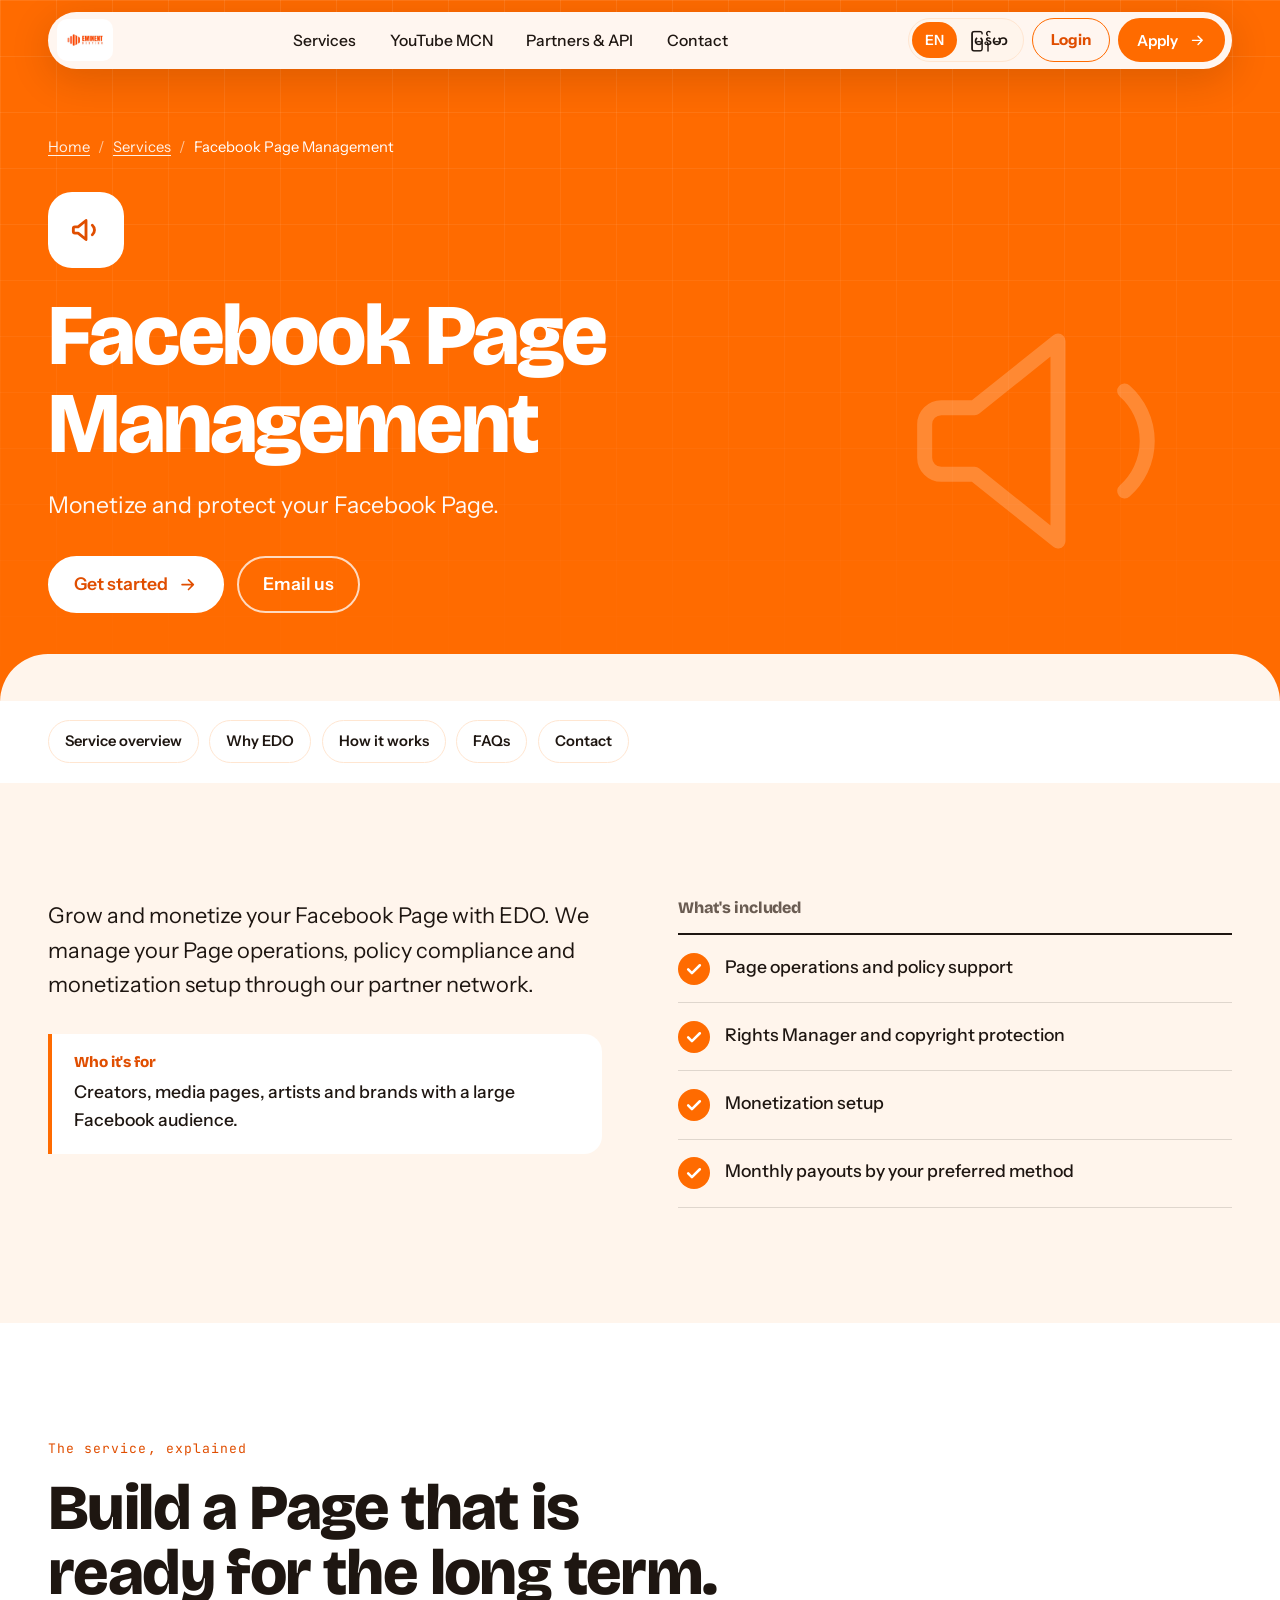
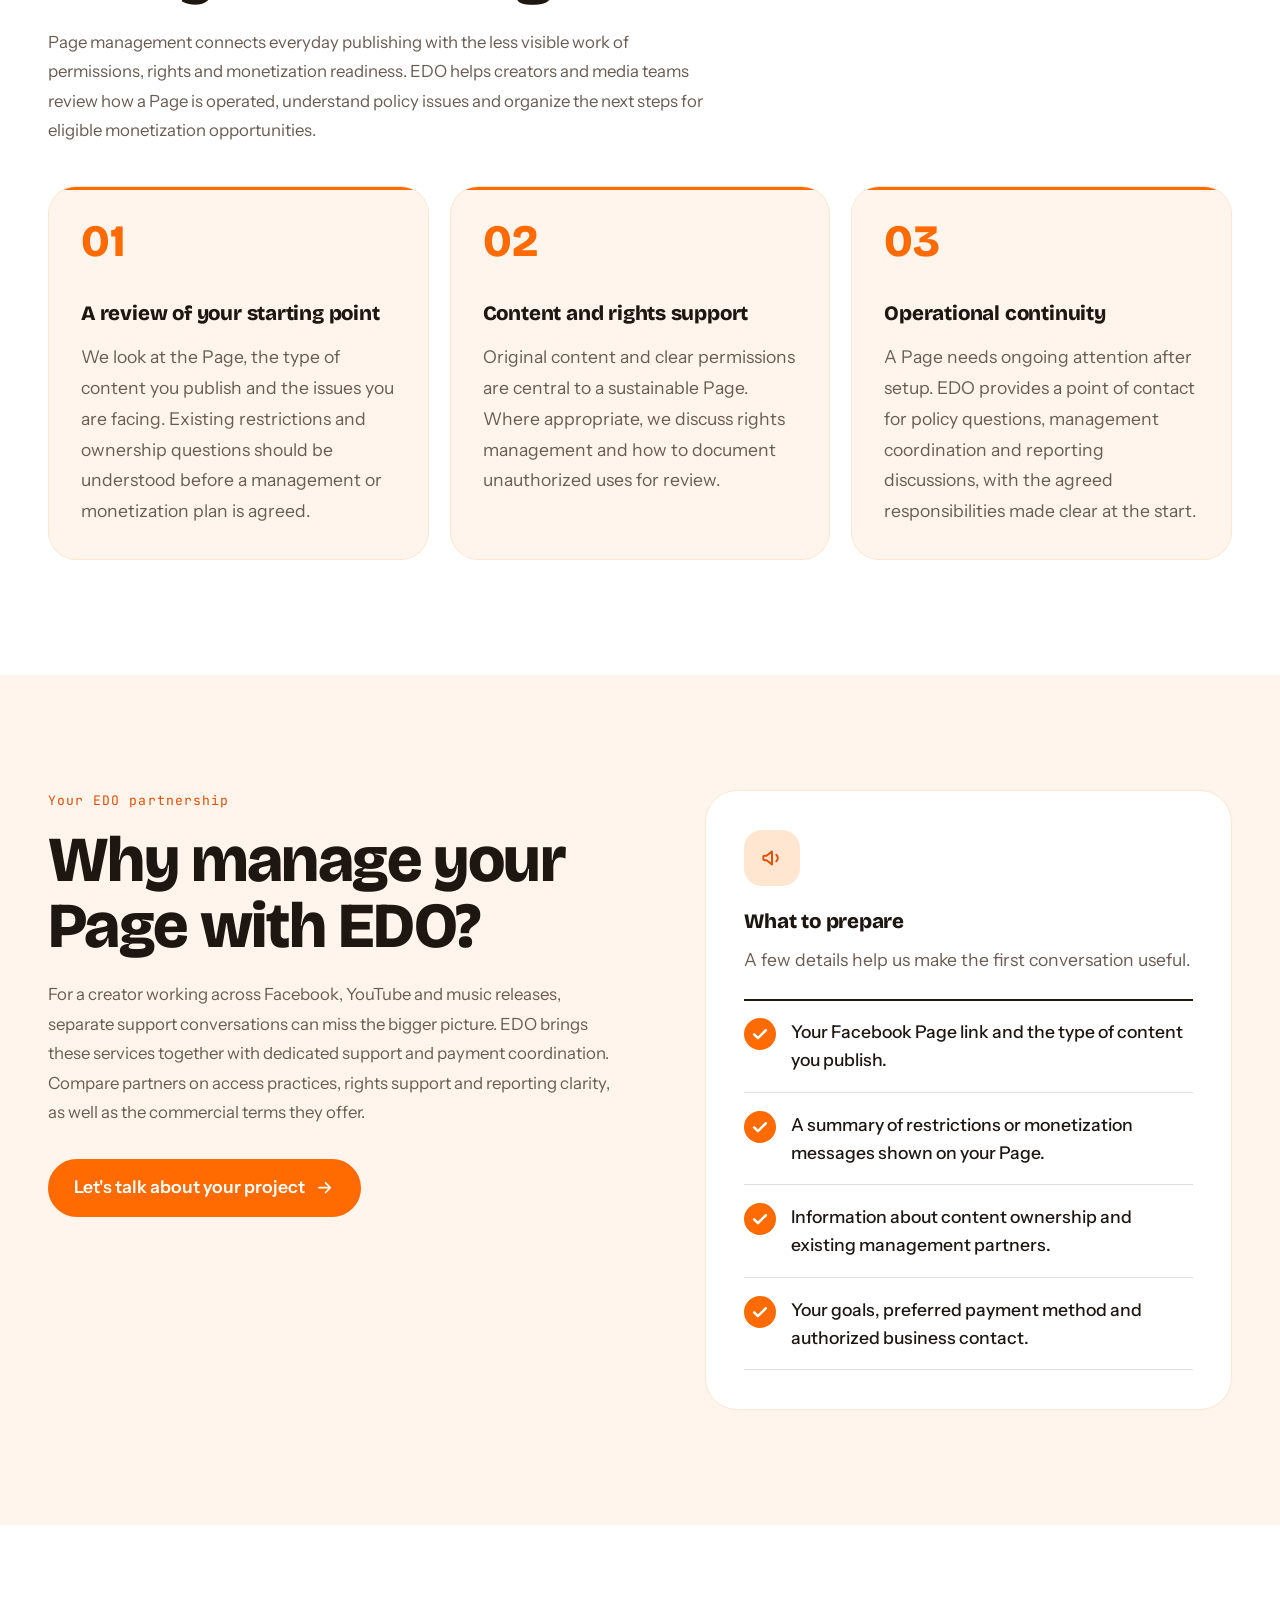
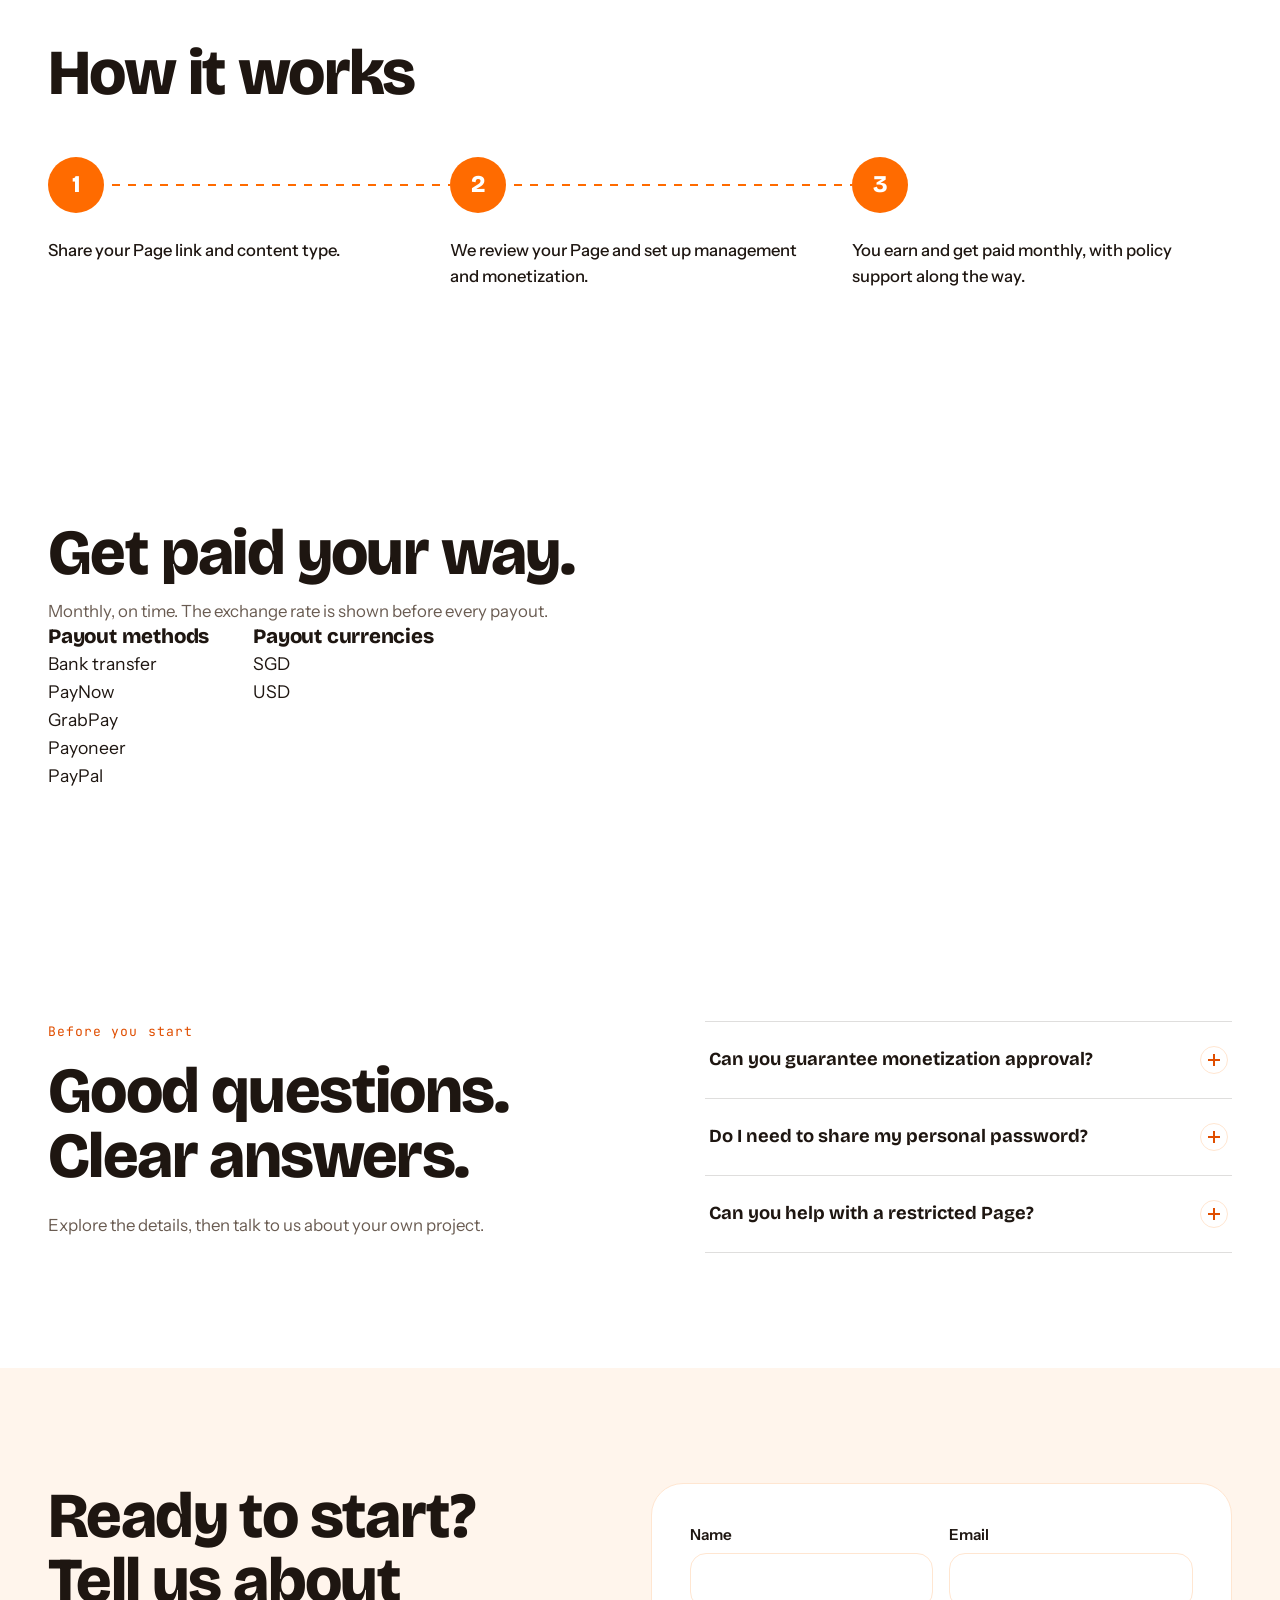
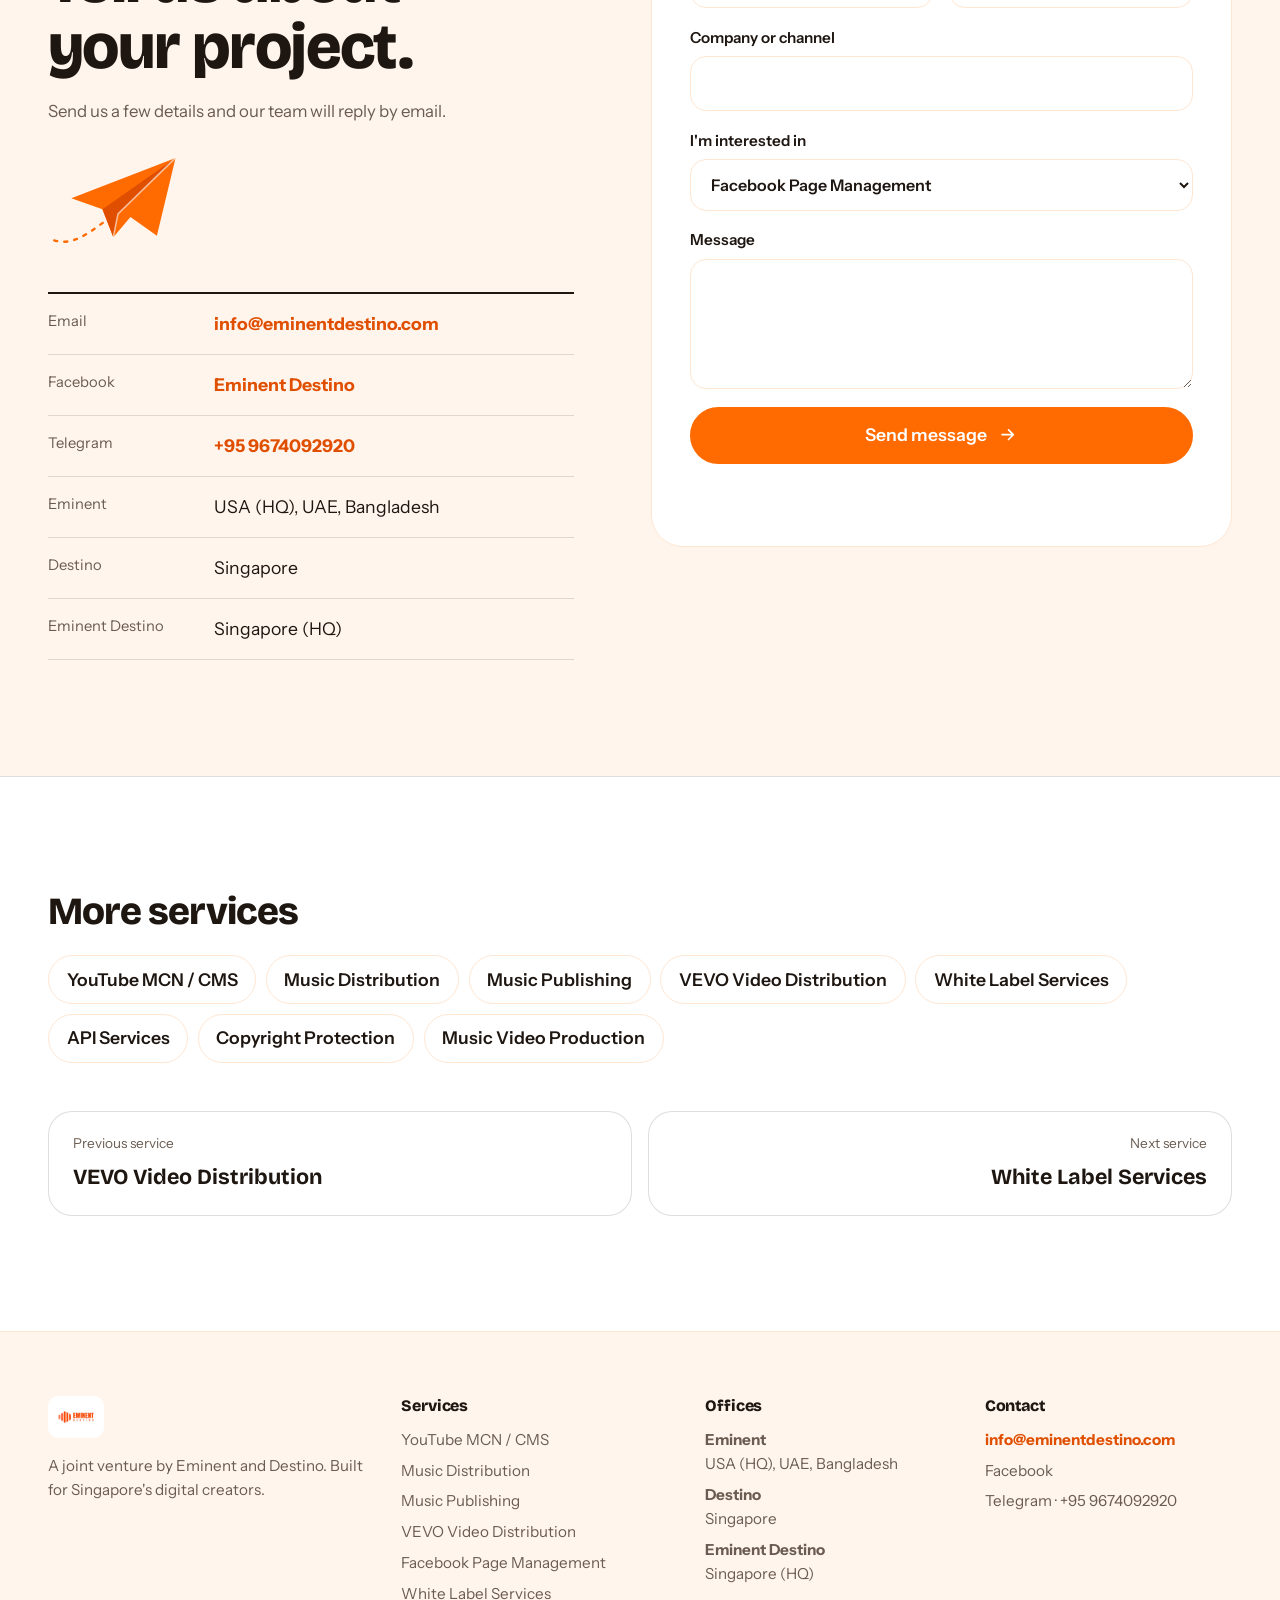
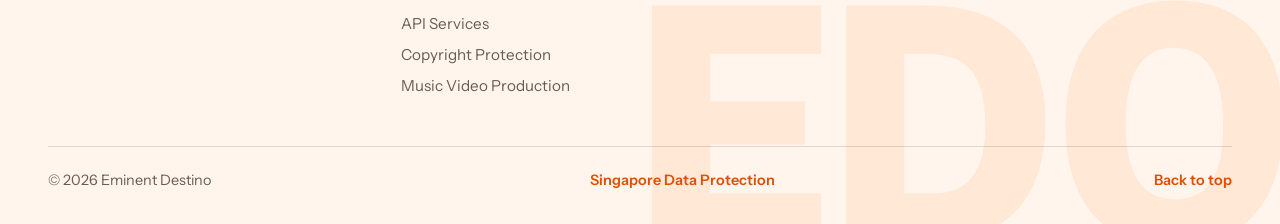
<file: services/facebook.html>
<!DOCTYPE html>
<html lang="en">
<head>
<meta charset="utf-8">
<meta name="viewport" content="width=device-width, initial-scale=1, viewport-fit=cover">
<meta name="referrer" content="no-referrer">
<title>Facebook Monetization in Singapore | Page Support — Eminent Destino</title>
<meta name="description" content="Facebook Page management and monetization support for Singapore creators. Explore eligibility, copyright support and payout coordination with Eminent Destino.">
<link rel="canonical" href="https://www.eminentdestino.com/services/facebook.html">
<link rel="icon" type="image/png" sizes="48x48" href="/favicon-48.png">
<link rel="icon" type="image/png" sizes="192x192" href="/favicon-192.png">
<link rel="apple-touch-icon" href="/apple-touch-icon.png">
<meta property="og:title" content="Facebook Monetization in Singapore | Page Support — Eminent Destino">
<meta property="og:description" content="Facebook Page management and monetization support for Singapore creators. Explore eligibility, copyright support and payout coordination with Eminent Destino.">
<meta property="og:type" content="website">
<meta property="og:site_name" content="Eminent Destino">
<meta property="og:url" content="https://www.eminentdestino.com/services/facebook.html">
<meta property="og:image" content="https://www.eminentdestino.com/assets/logo.jpg">
<meta name="twitter:card" content="summary_large_image">
<script type="application/ld+json">{"@context": "https://schema.org", "@type": "Service", "name": "Facebook Page Management", "description": "Facebook Page management and monetization support for Singapore creators. Explore eligibility, copyright support and payout coordination with Eminent Destino.", "url": "https://www.eminentdestino.com/services/facebook.html", "provider": {"@type": "Organization", "name": "Eminent Destino", "url": "https://www.eminentdestino.com/"}, "areaServed": {"@type": "Country", "name": "Singapore"}}</script>
<meta name="theme-color" content="#FF6B00">
<link rel="preconnect" href="https://fonts.googleapis.com">
<link rel="preconnect" href="https://fonts.gstatic.com" crossorigin>
<link href="https://fonts.googleapis.com/css2?family=Bricolage+Grotesque:opsz,wght@12..96,500;12..96,700;12..96,800&family=Instrument+Sans:wght@400;500;600&family=JetBrains+Mono:wght@400;500&family=Noto+Sans+Myanmar:wght@400;500;700&display=swap" rel="stylesheet">
<style>
:root{
  --orange:#FF6B00;
  --orange-deep:#E04E00;
  --orange-soft:#FFE6D1;
  --orange-tint:#FFF5EC;
  --white:#FFFFFF;
  --ink:#1E1611;
  --muted:#6A5C52;
  --line:rgba(30,22,17,.14);
  --f-display:"Bricolage Grotesque","Noto Sans Myanmar",system-ui,sans-serif;
  --f-body:"Instrument Sans","Noto Sans Myanmar",system-ui,-apple-system,"Segoe UI",sans-serif;
  --f-mono:"JetBrains Mono",ui-monospace,SFMono-Regular,Menlo,monospace;
  --gutter:clamp(1.1rem,4vw,3rem);
  --maxw:clamp(1240px,72vw,1560px);
  --space:clamp(4rem,9vw,8.5rem);
  --ease:cubic-bezier(.2,.7,.2,1);
}
*,*::before,*::after{box-sizing:border-box}
[hidden]{display:none !important}
html{scroll-behavior:smooth;-webkit-text-size-adjust:100%;scroll-padding-top:90px}
body{margin:0;background:var(--white);color:var(--ink);font-family:var(--f-body);font-size:clamp(1rem,.96rem + .2vw,1.1rem);line-height:1.6;overflow-x:hidden}
img,svg,video{display:block;max-width:100%}
a{color:inherit;text-decoration:none}
button,input,select,textarea{font:inherit;color:inherit}
h1,h2,h3,p,ul,dl,dd{margin:0}
ul{padding:0;list-style:none}
:focus-visible{outline:3px solid var(--orange-deep);outline-offset:3px;border-radius:6px}
::selection{background:var(--orange);color:#fff}
html[lang="my"] body{line-height:1.95}
html[lang="my"] h1,html[lang="my"] h2,html[lang="my"] h3{line-height:1.5;letter-spacing:0}
.wrap{width:min(var(--maxw),100% - 2*var(--gutter));margin-inline:auto}
h1,h2,h3{font-family:var(--f-display);font-weight:800;letter-spacing:-.025em;line-height:1.02}
h2{font-size:clamp(2rem,5vw,4rem);text-wrap:balance}
h3{font-size:clamp(1.1rem,1.6vw,1.4rem);letter-spacing:-.01em;line-height:1.2}
html[lang="my"] h2{font-size:clamp(1.7rem,4vw,3.2rem)}
.lead{font-size:clamp(1.05rem,1.3vw,1.25rem);color:var(--muted);max-width:60ch}
#progress{position:fixed;inset:0 auto auto 0;height:3px;width:100%;background:var(--orange);transform:scaleX(0);transform-origin:left;z-index:100}

/* The accent follows the pointer with a small easing motion. */
.cursor-orbit{position:fixed;top:0;left:0;width:14px;height:14px;border:2px solid var(--orange-deep);border-radius:50%;background:rgba(255,255,255,.92);box-shadow:0 0 0 1px rgba(255,255,255,.65),0 3px 10px rgba(30,22,17,.2);pointer-events:none;z-index:120;opacity:0;transform:translate3d(-30px,-30px,0);transition:opacity .18s ease,width .18s var(--ease),height .18s var(--ease),background .18s ease;will-change:transform}
.cursor-orbit.is-visible{opacity:1}
.cursor-orbit.is-interactive{width:18px;height:18px;background:var(--orange-soft)}
@media(hover:none),(pointer:coarse),(prefers-reduced-motion:reduce){.cursor-orbit{display:none}}

/* buttons */
.btn{--bg:var(--orange);--fg:#fff;display:inline-flex;align-items:center;justify-content:center;gap:.65rem;padding:.95rem 1.5rem;min-height:48px;border-radius:999px;background:var(--bg);color:var(--fg);font-weight:600;border:2px solid var(--bg);cursor:pointer;transition:transform .25s var(--ease),background .25s,color .25s,border-color .25s;line-height:1.3;text-align:center}
.btn svg{width:1.1em;height:1.1em;fill:none;stroke:currentColor;stroke-width:2;stroke-linecap:round;stroke-linejoin:round;transition:transform .25s var(--ease);flex:none}
.btn:hover{transform:translateY(-2px)}
.btn:hover svg{transform:translateX(4px)}
.btn--white{--bg:#fff;--fg:var(--orange-deep)}
.btn--ghost{--bg:transparent;--fg:#fff;border-color:rgba(255,255,255,.75)}
.btn--ghost:hover{background:#fff;color:var(--orange-deep);border-color:#fff}
.btn--outline{--bg:transparent;--fg:var(--ink);border-color:var(--ink)}
.btn--outline:hover{background:var(--ink);color:#fff}
.btn--sm{padding:.55rem 1.1rem;font-size:.95rem;min-height:44px}
@media (max-width:480px){.hero__cta .btn,.sp-actions .btn,.wl__cta .btn{width:100%}}

/* header */
.hdr{position:fixed;top:12px;left:0;right:0;z-index:90;pointer-events:none}
.hdr__bar{pointer-events:auto;display:flex;align-items:center;gap:.6rem;justify-content:space-between;background:rgba(255,255,255,.94);backdrop-filter:blur(16px) saturate(1.4);-webkit-backdrop-filter:blur(16px) saturate(1.4);border-radius:999px;padding:.4rem .45rem .4rem .55rem;box-shadow:0 10px 40px rgba(30,10,0,.16)}
.logo{display:flex;align-items:center;gap:.6rem;font-family:var(--f-display);font-weight:800;min-width:0}
.logo__img{display:none;height:42px;width:auto;max-width:180px;object-fit:contain;border-radius:10px}
.logo.has-img .logo__img{display:block}
.logo.has-img .logo__fb{display:none}
.logo__fb{display:flex;align-items:center;gap:.55rem}
.logo__fb b{background:var(--orange);color:#fff;padding:.4rem .7rem;border-radius:12px;font-size:1.05rem;letter-spacing:.02em}
.logo__fb em{font-style:normal;font-size:1rem;white-space:nowrap}
@media (max-width:560px){.hdr .logo__fb em{display:none}.hdr .logo__img{max-width:42vw;height:38px}}
.nav{display:flex;gap:.2rem}
.nav a{padding:.55rem .95rem;border-radius:999px;font-weight:500;font-size:.98rem;transition:background .2s,color .2s;white-space:nowrap}
.nav a:hover{background:var(--orange-soft);color:var(--orange-deep)}
.hdr__end{display:flex;align-items:center;gap:.45rem}
.lang{display:inline-flex;background:var(--orange-tint);border:1px solid var(--orange-soft);border-radius:999px;padding:3px}
.lang button{border:0;background:transparent;padding:.4rem .8rem;min-height:36px;border-radius:999px;cursor:pointer;font-weight:600;font-size:.88rem;transition:background .2s,color .2s}
.lang button[aria-pressed="true"]{background:var(--orange);color:#fff}
.burger{display:none;width:44px;height:44px;border-radius:50%;border:0;background:var(--orange-tint);cursor:pointer;position:relative;flex:none}
.burger span{position:absolute;left:12px;right:12px;height:2px;background:var(--ink);border-radius:2px;transition:transform .3s var(--ease),top .3s var(--ease),opacity .2s}
.burger span:nth-child(1){top:16px}.burger span:nth-child(2){top:21px}.burger span:nth-child(3){top:26px}
.burger[aria-expanded="true"] span:nth-child(1){top:21px;transform:rotate(45deg)}
.burger[aria-expanded="true"] span:nth-child(2){opacity:0}
.burger[aria-expanded="true"] span:nth-child(3){top:21px;transform:rotate(-45deg)}
.mmenu{pointer-events:auto;display:none;margin-top:10px;background:#fff;border-radius:28px;padding:.75rem;box-shadow:0 20px 50px rgba(30,10,0,.2);max-height:calc(100svh - 100px);overflow:auto}
.mmenu.open{display:block}
.mmenu a{display:block;padding:.9rem 1.1rem;border-radius:16px;font-weight:600;font-size:1.1rem}
.mmenu a:hover{background:var(--orange-tint)}
@media (max-width:1020px){.nav,.hdr__end .btn{display:none}.burger{display:block}}

/* hero */
.hero{position:relative;min-height:100vh;min-height:100svh;color:#fff;display:flex;align-items:flex-end;isolation:isolate;overflow:hidden;background:linear-gradient(135deg,#FF8A2B,#E04E00 60%,#B93A00)}
.hero__media{position:absolute;inset:0;z-index:-2;background:linear-gradient(135deg,#FF8A2B,#E04E00 60%,#B93A00)}
.hero__media::before{content:"";position:absolute;inset:-20%;background:radial-gradient(circle at 30% 30%,rgba(255,255,255,.32),transparent 40%),radial-gradient(circle at 75% 65%,rgba(255,200,120,.42),transparent 45%);animation:drift 14s ease-in-out infinite alternate}
@keyframes drift{to{transform:translate3d(6%,4%,0) scale(1.15)}}
.hero__media video{position:absolute;inset:0;width:100%;height:100%;object-fit:cover;object-position:center;opacity:0;transition:opacity 1s ease}
.hero.video-ready .hero__media video{opacity:1}
.hero.video-ready .hero__media::before{opacity:0}
.hero__shade{position:absolute;inset:0;z-index:-1;background:
  linear-gradient(180deg,rgba(20,8,0,.5) 0%,rgba(20,8,0,0) 26%,rgba(20,8,0,0) 40%,rgba(20,8,0,.8) 100%),
  linear-gradient(90deg,rgba(255,107,0,.3),transparent 62%)}
@media (max-width:700px){.hero__shade{background:linear-gradient(180deg,rgba(20,8,0,.55) 0%,rgba(20,8,0,.1) 25%,rgba(20,8,0,.55) 55%,rgba(20,8,0,.88) 100%)}}
.eqbars{position:absolute;right:var(--gutter);bottom:150px;display:none;gap:6px;align-items:flex-end;height:150px;z-index:-1}
.hero.no-video:not(.video-ready) .eqbars{display:flex}
.eqbars i{display:block;width:8px;height:100%;border-radius:8px;background:rgba(255,255,255,.75);transform-origin:bottom;animation:bar 1.2s ease-in-out infinite alternate}
@keyframes bar{from{transform:scaleY(.12)}to{transform:scaleY(1)}}
@media (max-width:700px){.eqbars{height:90px;bottom:170px;gap:4px}.eqbars i{width:6px}}
.hero__inner{width:min(var(--maxw),100% - 2*var(--gutter));padding-block:8.5rem 9.5rem}
@media (max-width:700px){.hero__inner{padding-block:7.5rem 9rem}}
.hero__badge{display:inline-flex;align-items:center;gap:.6rem;background:rgba(255,255,255,.18);border:1px solid rgba(255,255,255,.45);backdrop-filter:blur(8px);-webkit-backdrop-filter:blur(8px);padding:.5rem 1rem;border-radius:999px;font-size:.92rem;font-weight:500;max-width:100%}
.hero__badge i{width:8px;height:8px;border-radius:50%;background:#fff;box-shadow:0 0 0 0 rgba(255,255,255,.8);animation:ping 2s infinite;flex:none}
@keyframes ping{70%{box-shadow:0 0 0 10px rgba(255,255,255,0)}100%{box-shadow:0 0 0 0 rgba(255,255,255,0)}}
.hero h1{font-size:clamp(2.7rem,9vw,8rem);margin-top:1.4rem;text-wrap:balance;text-shadow:0 2px 30px rgba(0,0,0,.3)}
html[lang="my"] .hero h1{font-size:clamp(2.1rem,6.2vw,5.2rem)}
.hero h1 span{display:block}
.hero__lead{margin-top:1.5rem;max-width:58ch;font-size:clamp(1.02rem,1.5vw,1.3rem);color:rgba(255,255,255,.96);text-shadow:0 1px 16px rgba(0,0,0,.4)}
.hero__cta{display:flex;flex-wrap:wrap;gap:.8rem;margin-top:2rem}
.playbtn{position:absolute;left:50%;top:44%;transform:translate(-50%,-50%);border:0;cursor:pointer;background:#fff;color:var(--orange-deep);font-weight:700;padding:1rem 1.6rem;border-radius:999px;display:flex;align-items:center;gap:.6rem;box-shadow:0 20px 50px rgba(0,0,0,.35);z-index:2}
.playbtn svg{width:20px;height:20px;fill:currentColor}
.hero::after{content:"";position:absolute;left:0;right:0;bottom:-1px;height:56px;background:#fff;border-radius:56px 56px 0 0}
@media (max-width:700px){.hero::after{height:36px;border-radius:36px 36px 0 0}}
.js .hero [data-in]{opacity:0;transform:translateY(38px);filter:blur(8px);animation:heroIn 1s var(--ease) forwards;animation-delay:calc(var(--i,0) * .12s + .25s)}
@keyframes heroIn{to{opacity:1;transform:none;filter:none}}
@media (orientation:landscape) and (max-height:520px){.hero__inner{padding-block:6.5rem 7rem}.hero h1{font-size:clamp(2rem,7vw,4rem)}.hero__lead{display:none}}

/* marquee */
.marquee{background:var(--orange);color:#fff;overflow:hidden;padding:1.05rem 0;margin-top:-1px}
.marquee__track{display:flex;width:max-content;animation:scroll 70s linear infinite}
.marquee:hover .marquee__track{animation-play-state:paused}
.marquee__item{display:flex;align-items:center;font-family:var(--f-display);font-weight:700;font-size:clamp(1rem,1.8vw,1.5rem);white-space:nowrap}
.marquee__item::after{content:"✦";margin-inline:1.6rem;font-size:.8em;opacity:.8}
@keyframes scroll{to{transform:translateX(-50%)}}

/* sections */
.sec{padding-block:var(--space)}
.sec--tint{background:var(--orange-tint)}
.js [data-reveal]{opacity:0;transform:translateY(26px);transition:opacity .8s var(--ease),transform .8s var(--ease);transition-delay:var(--d,0s)}
.js [data-reveal].in{opacity:1;transform:none}

/* Service chooser and MCN detail. Motion follows the existing reveal system. */
.explorer{display:grid;grid-template-columns:minmax(220px,.8fr) 1.6fr;gap:1rem;align-items:start;margin:-.4rem 0 2rem;padding:clamp(1.2rem,3vw,2rem);border:1px solid var(--orange-soft);border-radius:28px;background:#fff;box-shadow:0 14px 38px rgba(60,28,10,.05)}
.explorer__intro p{font:500 .77rem var(--f-mono);letter-spacing:.08em;color:var(--orange-deep);margin-bottom:.65rem}
.explorer__intro h3{font-size:clamp(1.3rem,2vw,1.8rem)}
.explorer__choices{display:flex;flex-wrap:wrap;gap:.6rem}
.explorer__choices button{border:1px solid var(--line);border-radius:999px;background:#fff;padding:.65rem 1rem;cursor:pointer;min-height:44px;font-weight:600;transition:background .22s,border-color .22s,color .22s,transform .22s}
.explorer__choices button:hover{transform:translateY(-2px);border-color:var(--orange)}
.explorer__choices button[aria-pressed=true]{background:var(--ink);border-color:var(--ink);color:#fff}
.explorer__result{grid-column:2;display:flex;align-items:center;justify-content:space-between;gap:1.5rem;border-top:1px solid var(--line);padding-top:1rem}
.explorer__result strong{font-family:var(--f-display);font-size:1.14rem}
.explorer__result p{color:var(--muted);font-size:.94rem;line-height:1.5;margin-top:.2rem}
.explorer__result .go{flex:none}
@media(max-width:800px){.explorer{grid-template-columns:1fr}.explorer__result{grid-column:1;align-items:flex-start;flex-direction:column;gap:.7rem}}

.mcn-story__heading{max-width:850px;margin-bottom:2.4rem}
.mcn-story__heading .lead{margin-top:1.3rem;line-height:1.75}
.mcn-pains{display:grid;grid-template-columns:repeat(3,minmax(0,1fr));gap:1rem}
.mcn-pains article{border:1px solid var(--line);border-radius:24px;padding:clamp(1.3rem,2vw,2.1rem);background:#fff}
.mcn-pains article>span{display:block;font:500 .9rem var(--f-mono);color:var(--orange-deep);margin-bottom:2.2rem}
.mcn-pains h3{margin-bottom:.7rem}.mcn-pains p,.mcn-benefits p{color:var(--muted);line-height:1.7}
.mcn-bridge{display:flex;align-items:center;gap:clamp(1.2rem,4vw,3rem);margin-top:1rem;padding:clamp(1.5rem,4vw,3rem);background:var(--ink);color:#fff;border-radius:26px}
.mcn-bridge__mark{font-family:var(--f-display);font-size:clamp(2.4rem,7vw,5rem);font-weight:800;letter-spacing:-.07em;color:var(--orange);line-height:1}
.mcn-bridge h3{margin-bottom:.5rem}.mcn-bridge p{color:#e4dcd6;max-width:75ch}
.mcn-oo{background:#fff}
.mcn-oo__grid{display:grid;grid-template-columns:repeat(3,minmax(0,1fr));gap:1rem}
.mcn-oo__grid article{background:var(--orange-tint);border:1px solid var(--orange-soft);border-radius:24px;padding:clamp(1.3rem,2.5vw,2.2rem)}
.mcn-oo__grid article>span{font:500 .82rem var(--f-mono);color:var(--orange-deep)}
.mcn-oo__grid h3{margin:1.2rem 0 .6rem}.mcn-oo__grid p{color:var(--muted);line-height:1.7}
.mcn-settlement{display:flex;gap:1.5rem;align-items:baseline;border-top:1px solid var(--line);padding:1.5rem 0 2rem}
.mcn-settlement h3{flex:0 0 25%}.mcn-settlement p{color:var(--muted)}
.mcn-tax-policy{display:flex;align-items:center;gap:1.4rem;margin-top:1rem;border:1px solid var(--orange-soft);border-radius:22px;background:#fff;padding:1.2rem 1.6rem}
.mcn-tax-policy strong{font-family:var(--f-display);font-size:clamp(2.8rem,5vw,4.5rem);line-height:1;color:var(--orange-deep);letter-spacing:-.06em}
.mcn-tax-policy h3{font-size:1.1rem;margin-bottom:.3rem}.mcn-tax-policy p{color:var(--muted);font-size:.93rem}
.mcn-timeline{display:grid;grid-template-columns:repeat(3,1fr);gap:1rem;margin-bottom:1.5rem}
.mcn-timeline>div{position:relative;background:#fff;border:1px solid var(--orange-soft);border-radius:22px;padding:1.5rem;overflow:hidden}
.mcn-timeline>div:before{content:"";position:absolute;inset:0 auto auto 0;width:100%;height:3px;background:var(--orange);transform:scaleX(0);transform-origin:left;transition:transform .8s var(--ease)}
.mcn-timeline.in>div:before{transform:scaleX(1)}
.mcn-timeline>div:nth-child(2):before{transition-delay:.15s}.mcn-timeline>div:nth-child(3):before{transition-delay:.3s}
.mcn-timeline span{font:500 .83rem var(--f-mono);color:var(--orange-deep)}
.mcn-timeline h3{margin:1.2rem 0 .6rem}.mcn-timeline p{color:var(--muted);font-size:.94rem}
.mcn-calculator{display:grid;grid-template-columns:1fr 1fr;gap:2rem;background:var(--ink);color:#fff;border-radius:26px;padding:clamp(1.5rem,4vw,3rem);align-items:center}
.mcn-calculator h3{font-size:clamp(1.4rem,2.3vw,2rem)}.mcn-calculator p{color:#e4dcd6;margin:.75rem 0 1.3rem}
.mcn-calculator label{display:block;font-size:.88rem;margin-bottom:.35rem}
.mcn-calculator__input{display:flex;align-items:center;gap:.5rem;background:#fff;color:var(--ink);border-radius:12px;padding:.35rem .9rem;max-width:300px}
.mcn-calculator__input input{min-width:0;width:100%;border:0;outline:0;background:transparent;padding:.5rem 0;font-size:1.3rem}
.mcn-calculator__result{border-left:1px solid rgba(255,255,255,.25);padding-left:2rem}
.mcn-calculator__result output{display:block;color:#ff9e55;font-family:var(--f-display);font-size:clamp(2.8rem,6vw,5.5rem);font-weight:800;line-height:1.1;letter-spacing:-.06em;font-variant-numeric:tabular-nums}
.mcn-calculator__result p:last-child{font-size:.85rem;line-height:1.55;margin-bottom:0}
.mcn-note{max-width:95ch;margin-top:1.2rem;font-size:.88rem;line-height:1.65;color:var(--muted)}
.mcn-benefits{display:grid;grid-template-columns:repeat(3,minmax(0,1fr));gap:1rem}
.mcn-benefits article{border-top:2px solid var(--ink);padding:1.6rem .7rem 1.2rem 0}
.mcn-benefits article>span{display:block;color:var(--orange);font-size:1.2rem;margin-bottom:1.2rem;transition:transform .35s var(--ease)}
.mcn-benefits article:hover>span{transform:rotate(60deg)}
.mcn-benefits h3{margin-bottom:.6rem}
.mcn-addons{margin-top:2rem;border-radius:24px;background:var(--orange-tint);padding:1.6rem 2rem;display:flex;align-items:center;gap:2rem}
.mcn-addons h3{flex:0 0 30%}.mcn-addons p{color:var(--muted)}
.mcn-join__grid{display:grid;grid-template-columns:1.25fr .75fr;gap:clamp(2rem,5vw,5rem);align-items:start}
.mcn-join .lead{margin-top:1.4rem}.mcn-join .btn{margin-top:2rem}
.mcn-examples{display:grid;grid-template-columns:1fr 1fr;gap:1rem;margin-top:2rem}
.mcn-examples>div{background:#fff;border:1px solid var(--orange-soft);padding:1.3rem;border-radius:18px}
.mcn-examples h3{font-size:1.02rem;margin-bottom:.5rem}.mcn-examples p{color:var(--muted);font-size:.92rem}
.mcn-criteria{background:#fff;border:1px solid var(--orange-soft);border-radius:24px;padding:clamp(1.5rem,3vw,2.5rem)}
.mcn-criteria h3{margin-bottom:1.3rem}.mcn-criteria li{padding:.85rem 0 .85rem 1.5rem;border-top:1px solid var(--line);position:relative;color:var(--muted)}
.mcn-criteria li:before{content:"✓";position:absolute;left:0;color:var(--orange-deep);font-weight:700}
.mcn-b2b__grid{display:grid;grid-template-columns:1.2fr .8fr;gap:clamp(2rem,5vw,5rem);align-items:end}
.mcn-b2b .lead{margin-top:1.4rem}.mcn-b2b__action p{color:var(--muted);margin-bottom:1.5rem}
.mcn-sources{padding-block:1.2rem 2rem;font-size:.8rem;color:var(--muted)}.mcn-sources a{color:var(--orange-deep);text-decoration:underline;text-underline-offset:3px}
@media(max-width:900px){.mcn-pains,.mcn-benefits,.mcn-oo__grid{grid-template-columns:repeat(2,minmax(0,1fr))}.mcn-timeline{grid-template-columns:1fr}.mcn-join__grid,.mcn-b2b__grid{grid-template-columns:1fr}}
@media(max-width:600px){.mcn-pains,.mcn-benefits,.mcn-oo__grid,.mcn-examples,.mcn-calculator{grid-template-columns:1fr}.mcn-bridge{align-items:flex-start;flex-direction:column}.mcn-calculator__result{border-left:0;border-top:1px solid rgba(255,255,255,.25);padding:1.5rem 0 0}.mcn-addons{display:block}.mcn-addons p{margin-top:.7rem}.mcn-story__heading{margin-bottom:1.5rem}.mcn-settlement{display:block}.mcn-settlement p{margin-top:.7rem}}

/* about */
.about{display:grid;grid-template-columns:1.15fr .85fr;gap:clamp(2rem,6vw,6rem);align-items:start}
.about h2{margin-bottom:1.5rem}
.about p{color:var(--muted);max-width:58ch}
.eq{display:flex;flex-wrap:wrap;align-items:center;gap:.7rem;margin-top:2rem;font-family:var(--f-display);font-weight:800}
.eq b{padding:.6rem 1.05rem;border-radius:999px;border:2px solid var(--ink);font-size:1rem}
.eq b.edo{background:var(--orange);border-color:var(--orange);color:#fff}
.eq span{font-size:1.5rem;color:var(--orange)}
.stats{display:grid;grid-template-columns:1fr 1fr;border-top:2px solid var(--ink)}
.stat{padding:1.5rem 0;border-bottom:1px solid var(--line);min-width:0}
.stat:nth-child(odd){padding-right:1rem;border-right:1px solid var(--line)}
.stat:nth-child(even){padding-left:1.2rem}
.stat b{display:block;font-family:var(--f-display);font-size:clamp(2.2rem,4.4vw,3.6rem);line-height:1.1;color:var(--orange);letter-spacing:-.03em}
.stat b.sm{font-size:clamp(1.35rem,2.6vw,2.1rem);padding-block:.45rem}
.stat span{display:block;margin-top:.5rem;color:var(--muted);font-size:.98rem;line-height:1.4}
.ents{display:grid;grid-template-columns:1fr 1fr;gap:1rem;margin-top:clamp(2.5rem,5vw,4rem)}
.ent{background:#fff;border:1.5px solid var(--line);border-radius:28px;padding:clamp(1.4rem,2.6vw,2.2rem);transition:border-color .3s,transform .4s var(--ease)}
.ent:hover{border-color:var(--orange);transform:translateY(-4px)}
.ent--a{background:var(--orange-tint);border-color:var(--orange-soft)}
.ent h3{font-size:clamp(1.3rem,2vw,1.7rem)}
.ent p{margin-top:.7rem;color:var(--muted);max-width:46ch}
.tags{display:flex;flex-wrap:wrap;gap:.45rem;margin-top:1.2rem}
.tags li{background:var(--orange);color:#fff;font-weight:600;font-size:.85rem;padding:.3rem .8rem;border-radius:999px}
.ent--b .tags li{background:var(--ink)}
@media (max-width:860px){.about,.ents{grid-template-columns:1fr}}

/* MCN */
.mcn{display:grid;grid-template-columns:.9fr 1.1fr;gap:clamp(2rem,6vw,6rem);align-items:start}
.mcn__side{position:sticky;top:110px}
.mcn__side h2{margin-bottom:1.3rem}
.mcn__side .btn{margin-top:2rem}
.rows{border-top:1px solid var(--line)}
.row{position:relative;display:grid;grid-template-columns:56px 1fr;gap:1.2rem;padding:1.6rem 0;border-bottom:1px solid var(--line)}
.row::after{content:"";position:absolute;left:0;bottom:-1px;height:2px;width:100%;background:var(--orange);transform:scaleX(0);transform-origin:left;transition:transform 1.1s var(--ease) .2s}
.row.in::after{transform:scaleX(1)}
.ico{width:56px;height:56px;border-radius:18px;background:var(--orange-soft);color:var(--orange-deep);display:grid;place-items:center;transition:background .3s,color .3s,transform .3s var(--ease);flex:none}
.ico svg{width:26px;height:26px;fill:none;stroke:currentColor;stroke-width:1.8;stroke-linecap:round;stroke-linejoin:round}
.row:hover .ico{background:var(--orange);color:#fff;transform:rotate(-6deg)}
.row p{margin-top:.5rem;color:var(--muted);max-width:60ch}
@media (max-width:900px){.mcn{grid-template-columns:1fr}.mcn__side{position:static}}
@media (max-width:480px){.row{grid-template-columns:44px 1fr;gap:.9rem}.row .ico{width:44px;height:44px;border-radius:14px}.row .ico svg{width:22px;height:22px}}

/* services bento */
.svc-head{display:flex;justify-content:space-between;align-items:end;gap:2rem;flex-wrap:wrap;margin-bottom:clamp(2rem,4vw,3.5rem)}
.svc-head p{max-width:44ch;color:var(--muted)}
.bento{display:grid;grid-template-columns:repeat(6,1fr);gap:1rem}
.tile{--mx:50%;--my:50%;position:relative;overflow:hidden;border:1.5px solid var(--line);border-radius:28px;padding:clamp(1.3rem,2.4vw,2.1rem);background:#fff;display:flex;flex-direction:column;justify-content:space-between;gap:2rem;min-height:250px;transition:transform .4s var(--ease),border-color .3s,box-shadow .4s;grid-column:span 2}
.tile::before{content:"";position:absolute;inset:0;background:radial-gradient(420px circle at var(--mx) var(--my),rgba(255,107,0,.16),transparent 60%);opacity:0;transition:opacity .3s;pointer-events:none}
.tile:hover{transform:translateY(-5px);border-color:var(--orange);box-shadow:0 24px 50px -24px rgba(255,107,0,.55)}
.tile:hover::before{opacity:1}
.tile > *{position:relative}
.tile p{margin-top:.6rem;color:var(--muted);max-width:44ch;font-size:.98rem}
.tile:hover .ico{background:var(--orange);color:#fff;transform:rotate(-6deg)}
.tile__top{display:flex;justify-content:space-between;align-items:flex-start;gap:1rem}
.who{font-size:.78rem;font-weight:700;background:var(--ink);color:#fff;padding:.3rem .7rem;border-radius:999px;max-width:14rem;text-align:center;line-height:1.35}
.go{display:inline-flex;align-items:center;gap:.5rem;font-weight:600;color:var(--orange-deep)}
.go svg{width:1.1em;height:1.1em;fill:none;stroke:currentColor;stroke-width:2;stroke-linecap:round;stroke-linejoin:round;transition:transform .25s var(--ease)}
.tile:hover .go svg{transform:translateX(5px)}
.tile--hot{background:var(--orange);border-color:var(--orange);color:#fff;grid-column:span 4}
.tile--hot p{color:rgba(255,255,255,.92)}
.tile--hot .ico{background:rgba(255,255,255,.22);color:#fff}
.tile--hot .go{color:#fff}
.tile--hot::before{background:radial-gradient(420px circle at var(--mx) var(--my),rgba(255,255,255,.28),transparent 60%)}
.tile--hot:hover{box-shadow:0 24px 60px -20px rgba(224,78,0,.8)}
.tile--soft{background:var(--orange-tint);border-color:var(--orange-soft)}
.tile--half{grid-column:span 3}
.js .tile[data-reveal].in{transition:transform .4s var(--ease),border-color .3s,box-shadow .4s,opacity .8s var(--ease);transition-delay:0s}
.js .tile[data-reveal].in:hover{transform:translateY(-5px)}
@media (max-width:980px){.tile{grid-column:span 3}.tile--hot{grid-column:span 6}}
@media (max-width:620px){.bento{grid-template-columns:1fr}.tile,.tile--hot,.tile--half{grid-column:auto;min-height:0}}

/* white label / API band */
.wl{position:relative;background:var(--orange);color:#fff;overflow:hidden;isolation:isolate}
.wl::before{content:"";position:absolute;inset:0;z-index:-1;background-image:linear-gradient(rgba(255,255,255,.09) 1px,transparent 1px),linear-gradient(90deg,rgba(255,255,255,.09) 1px,transparent 1px);background-size:56px 56px;mask-image:linear-gradient(180deg,transparent,#000 25%,#000 75%,transparent);-webkit-mask-image:linear-gradient(180deg,transparent,#000 25%,#000 75%,transparent)}
.wl::after{content:"";position:absolute;width:60vw;height:60vw;right:-20vw;top:-25vw;border-radius:50%;background:radial-gradient(circle,rgba(255,255,255,.28),transparent 65%);z-index:-1;animation:drift 16s ease-in-out infinite alternate}
.wl__grid{display:grid;grid-template-columns:1fr 1fr;gap:clamp(2rem,5vw,5rem);align-items:start}
.wl h2{margin-bottom:1.3rem}
.wl .lead{color:rgba(255,255,255,.93)}
.feats{display:grid;grid-template-columns:1fr 1fr;gap:1.4rem 1.6rem;margin-top:2.2rem}
.feat{display:grid;grid-template-columns:28px 1fr;gap:.7rem}
.feat svg{width:28px;height:28px;padding:5px;border-radius:50%;background:#fff;color:var(--orange-deep);fill:none;stroke:currentColor;stroke-width:3;stroke-linecap:round;stroke-linejoin:round;margin-top:.15rem}
.feat h3{font-size:1.05rem}
.feat p{margin-top:.25rem;font-size:.95rem;color:rgba(255,255,255,.9);line-height:1.5}
html[lang="my"] .feat p{line-height:1.8}
.wl__cta{display:flex;flex-wrap:wrap;gap:.8rem;margin-top:2.2rem}
.code{background:#1B130E;border-radius:24px;box-shadow:0 40px 80px -30px rgba(60,15,0,.7);overflow:hidden;color:#F4E9E0;font-family:var(--f-mono);font-size:.84rem;min-width:0}
.code__bar{display:flex;align-items:center;gap:.4rem;padding:.8rem 1rem;background:#2A1D15;overflow-x:auto}
.code__bar i{width:11px;height:11px;border-radius:50%;background:#FF6B00;flex:none}
.code__bar i:nth-child(2){background:#FFB46B}.code__bar i:nth-child(3){background:#fff}
.tabs{display:flex;gap:.3rem;margin-left:.6rem}
.tabs button{border:0;background:transparent;color:#C8B5A6;padding:.4rem .8rem;border-radius:999px;cursor:pointer;font-family:var(--f-body);font-size:.85rem;white-space:nowrap;min-height:34px}
.tabs button[aria-selected="true"]{background:var(--orange);color:#fff}
.code pre{margin:0;padding:1.2rem 1.3rem;white-space:pre-wrap;word-break:break-word;line-height:1.65;min-height:210px}
.code .lbl{display:block;color:#FFB46B;font-family:var(--f-body);font-size:.75rem;margin-bottom:.4rem;font-weight:600}
.code .req{border-bottom:1px dashed rgba(255,255,255,.16)}
.code .res{color:#fff;min-height:150px}
.code .k{color:#FFB46B}.code .s{color:#FFE0C2}.code .m{color:#7FE0A8}
.code .ln{display:block;animation:ln .35s var(--ease) both}
@keyframes ln{from{opacity:0;transform:translateX(-8px)}}
.code__note{padding:.75rem 1.3rem 1rem;font-family:var(--f-body);font-size:.8rem;color:#B59F90}
@media (max-width:980px){.wl__grid{grid-template-columns:1fr}}
@media (max-width:520px){.feats{grid-template-columns:1fr}.code{font-size:.78rem}}
.flow{display:grid;grid-template-columns:1fr 90px 1fr 90px 1fr;align-items:center;margin-top:clamp(3rem,6vw,5rem)}
.flow--solo{margin-top:2.5rem}
.node{background:#fff;color:var(--ink);border-radius:26px;padding:1.4rem;box-shadow:0 24px 50px -28px rgba(80,20,0,.7)}
.node h3{font-size:1.15rem}
.node p{color:var(--muted);font-size:.92rem;margin-top:.3rem}
.node--hub{text-align:center;background:var(--ink);color:#fff;border-radius:50%;aspect-ratio:1;display:grid;place-content:center;padding:1rem;position:relative;max-width:260px;margin-inline:auto;width:100%}
.node--hub::before,.node--hub::after{content:"";position:absolute;inset:-10px;border-radius:50%;border:2px solid rgba(255,255,255,.7);animation:ring 3s ease-out infinite}
.node--hub::after{animation-delay:1.5s}
@keyframes ring{from{transform:scale(.96);opacity:.9}to{transform:scale(1.18);opacity:0}}
.node--hub b{font-family:var(--f-display);font-size:clamp(2rem,4vw,3rem);color:var(--orange);letter-spacing:-.03em;line-height:1}
.node--hub p{color:#E7D6C8}
.dests{display:flex;flex-wrap:wrap;gap:.45rem;margin-top:.9rem}
.dests li{background:var(--orange-tint);border:1px solid var(--orange-soft);color:var(--orange-deep);font-weight:600;font-size:.88rem;padding:.35rem .75rem;border-radius:999px}
.link{height:4px;border-radius:4px;background:repeating-linear-gradient(90deg,#fff 0 10px,transparent 10px 20px);background-size:20px 4px;animation:dash 1s linear infinite}
@keyframes dash{to{background-position:20px 0}}
@keyframes dashv{to{background-position:0 20px}}
@media (max-width:900px){
  .flow{grid-template-columns:1fr;gap:0}
  .link{width:4px;height:56px;margin-inline:auto;background:repeating-linear-gradient(180deg,#fff 0 10px,transparent 10px 20px);background-size:4px 20px;animation:dashv 1s linear infinite}
  .node--hub{max-width:220px}
}

/* contact */
.contact{display:grid;grid-template-columns:.95fr 1.05fr;gap:clamp(2rem,6vw,6rem);align-items:start}
.contact h2{margin-bottom:1.2rem}
.info{margin-top:2.2rem;border-top:2px solid var(--ink)}
.info div{padding:1rem 0;border-bottom:1px solid var(--line);display:grid;grid-template-columns:150px 1fr;gap:1rem}
.info dt{color:var(--muted);font-size:.92rem}
.info a{color:var(--orange-deep);font-weight:700;word-break:break-word}
.form{background:var(--orange-tint);border:1px solid var(--orange-soft);border-radius:32px;padding:clamp(1.2rem,3vw,2.4rem);display:grid;gap:1.1rem}
.form label{display:grid;gap:.4rem;font-weight:600;font-size:.95rem}
.form input,.form select,.form textarea{width:100%;background:#fff;border:1.5px solid var(--orange-soft);border-radius:16px;padding:.85rem 1rem;min-height:48px;transition:border-color .2s,box-shadow .2s;font-size:1rem}
.form textarea{min-height:130px;resize:vertical}
.form input:focus,.form select:focus,.form textarea:focus{outline:0;border-color:var(--orange);box-shadow:0 0 0 4px rgba(255,107,0,.18)}
.two{display:grid;grid-template-columns:1fr 1fr;gap:1rem}
.msg{min-height:1.5em;font-weight:500}
.msg.err{color:#B3261E}.msg.ok{color:var(--orange-deep)}
@media (max-width:900px){.contact{grid-template-columns:1fr}.two{grid-template-columns:1fr}.info div{grid-template-columns:1fr;gap:.2rem}}

/* service pages */
.sp-hero{position:relative;background:var(--orange);color:#fff;padding:8.5rem 0 5.5rem;overflow:hidden;isolation:isolate}
.sp-hero::before{content:"";position:absolute;inset:0;z-index:-1;background-image:linear-gradient(rgba(255,255,255,.09) 1px,transparent 1px),linear-gradient(90deg,rgba(255,255,255,.09) 1px,transparent 1px);background-size:56px 56px;mask-image:linear-gradient(180deg,#000,transparent);-webkit-mask-image:linear-gradient(180deg,#000,transparent)}
.sp-hero::after{content:"";position:absolute;left:0;right:0;bottom:-1px;height:48px;background:#fff;border-radius:48px 48px 0 0}
.sp-art{position:absolute;right:calc(var(--gutter) - 2vw);bottom:60px;width:min(38vw,400px);color:#fff;opacity:.2;z-index:-1;animation:float 8s ease-in-out infinite alternate}
.sp-art svg{width:100%;height:auto;fill:none;stroke:currentColor;stroke-width:.9;stroke-linecap:round;stroke-linejoin:round}
@keyframes float{to{transform:translateY(-18px) rotate(3deg)}}
@media (max-width:700px){.sp-art{width:60vw;right:-10vw;bottom:70px;opacity:.14}}
.crumbs{display:flex;flex-wrap:wrap;align-items:center;gap:.5rem;font-size:.92rem;margin-bottom:2rem}
.crumbs a{opacity:.9;text-decoration:underline;text-underline-offset:3px}
.crumbs a:hover{opacity:1}
.crumbs span[aria-hidden]{opacity:.6}
.sp-ico{width:76px;height:76px;border-radius:24px;background:#fff;color:var(--orange-deep);display:grid;place-items:center;margin-bottom:1.5rem;animation:pop .7s var(--ease) both}
.sp-ico svg{width:38px;height:38px;fill:none;stroke:currentColor;stroke-width:1.8;stroke-linecap:round;stroke-linejoin:round}
@keyframes pop{from{transform:scale(.4) rotate(-12deg);opacity:0}}
.sp-hero h1{font-size:clamp(2.3rem,7vw,5.4rem);animation:up .8s var(--ease) .1s both;text-wrap:balance;max-width:16ch}
html[lang="my"] .sp-hero h1{font-size:clamp(1.9rem,5.2vw,4rem);max-width:none}
.sp-tag{margin-top:1.2rem;font-size:clamp(1.1rem,1.8vw,1.5rem);max-width:40ch;color:rgba(255,255,255,.96);animation:up .8s var(--ease) .2s both}
.sp-who{display:inline-block;margin-top:1.4rem;background:#fff;color:var(--orange-deep);font-weight:700;padding:.4rem .95rem;border-radius:999px;font-size:.92rem;animation:up .8s var(--ease) .3s both;max-width:100%}
.sp-hero__cta{display:flex;flex-wrap:wrap;gap:.8rem;margin-top:2rem;animation:up .8s var(--ease) .4s both}
@keyframes up{from{opacity:0;transform:translateY(24px)}}
.sp-body{display:grid;grid-template-columns:1fr 1fr;gap:clamp(2rem,6vw,6rem);align-items:start}
.sp-body .lead{color:var(--ink);font-size:clamp(1.1rem,1.7vw,1.4rem);line-height:1.6}
.forbox{margin-top:2rem;padding:1.2rem 1.4rem;border-left:4px solid var(--orange);background:var(--orange-tint);border-radius:0 18px 18px 0}
.forbox h3{font-size:.95rem;color:var(--orange-deep);margin-bottom:.4rem}
.forbox p{color:var(--ink);font-weight:500}
.sp-list{border-top:2px solid var(--ink)}
.sp-list li{display:grid;grid-template-columns:32px 1fr;gap:.9rem;padding:1.1rem 0;border-bottom:1px solid var(--line);font-weight:500;align-items:start}
.sp-list svg{width:32px;height:32px;padding:6px;border-radius:50%;background:var(--orange);color:#fff;fill:none;stroke:currentColor;stroke-width:3;stroke-linecap:round;stroke-linejoin:round}
.sp-list__h{font-size:1rem;color:var(--muted);padding:0 0 1rem;font-family:var(--f-display);font-weight:800}
.steps-h{margin-bottom:clamp(2rem,4vw,3.5rem)}
.steps{display:grid;grid-template-columns:repeat(3,1fr);gap:1.4rem;counter-reset:st}
.step{position:relative;padding-top:5rem}
.step::before{counter-increment:st;content:counter(st);position:absolute;top:0;left:0;width:56px;height:56px;border-radius:50%;background:var(--orange);color:#fff;display:grid;place-items:center;font-family:var(--f-display);font-weight:800;font-size:1.5rem;z-index:1}
.step::after{content:"";position:absolute;top:27px;left:64px;right:-1.4rem;height:2px;background:repeating-linear-gradient(90deg,var(--orange) 0 8px,transparent 8px 16px)}
.step:last-child::after{display:none}
.step p{font-size:clamp(1.02rem,1.3vw,1.18rem);font-weight:500;max-width:32ch}
@media (max-width:760px){
  .steps{grid-template-columns:1fr;gap:0}
  .step{padding:0 0 2rem 4.6rem;min-height:56px}
  .step::before{width:44px;height:44px;font-size:1.2rem}
  .step::after{top:48px;left:21px;right:auto;width:2px;height:calc(100% - 48px);background:repeating-linear-gradient(180deg,var(--orange) 0 8px,transparent 8px 16px)}
}
.payx{text-align:left}
.payx .lead{margin-top:.8rem}
.payx .chipgroup{display:inline-block;margin-right:2.5rem;vertical-align:top}
.pn{display:grid;grid-template-columns:1fr 1fr;gap:1rem;margin-top:3rem}
.pn a{display:block;border:1.5px solid var(--line);border-radius:24px;padding:1.3rem 1.5rem;background:#fff;transition:border-color .3s,transform .3s var(--ease),background .3s}
.pn a:hover{border-color:var(--orange);background:var(--orange-tint);transform:translateY(-3px)}
.pn small{display:block;color:var(--muted);font-size:.85rem;margin-bottom:.3rem}
.pn strong{font-family:var(--f-display);font-size:clamp(1.05rem,1.7vw,1.35rem)}
.pn a:last-child{text-align:right}
.more{display:flex;flex-wrap:wrap;gap:.6rem;margin-top:1.5rem}
.more a{background:#fff;border:1.5px solid var(--orange-soft);padding:.6rem 1.1rem;border-radius:999px;font-weight:600;transition:background .2s,color .2s,border-color .2s}
.more a:hover{background:var(--orange);color:#fff;border-color:var(--orange)}
@media (max-width:860px){.sp-body{grid-template-columns:1fr}}
@media (max-width:560px){.pn{grid-template-columns:1fr}.pn a:last-child{text-align:left}}

/* Expanded services reuse the site's typography, palette and reveal timing. */
.service-jump{display:flex;flex-wrap:wrap;gap:.65rem;padding-block:1.2rem}
.service-jump a{border:1px solid var(--orange-soft);border-radius:999px;padding:.55rem 1rem;font-weight:600;font-size:.92rem;transition:background .2s,color .2s}
.service-jump a:hover{background:var(--orange);color:var(--white)}
.service-heading{max-width:960px;margin-bottom:2.5rem}
.service-eyebrow{font-family:var(--f-mono);font-size:.82rem;letter-spacing:.08em;color:var(--orange-deep);margin-bottom:1rem}
.service-heading .lead,.service-reasons .lead,.service-questions .lead{margin-top:1.4rem;color:var(--muted);line-height:1.75}
.service-grid{display:grid;grid-template-columns:repeat(3,minmax(0,1fr));gap:1.3rem}
.service-card{position:relative;border:1px solid var(--orange-soft);border-radius:28px;padding:clamp(1.3rem,2.5vw,2.5rem);background:var(--orange-tint);overflow:hidden}
.service-card::before{content:"";position:absolute;top:0;left:0;width:100%;height:3px;background:var(--orange);transform:scaleX(0);transform-origin:left;transition:transform .7s var(--ease);transition-delay:var(--d,0s)}
.service-card.in::before{transform:scaleX(1)}
.service-card__number{display:block;font-family:var(--f-display);font-weight:800;font-size:2.8rem;line-height:1;color:var(--orange);margin-bottom:2.4rem;transition:transform .35s var(--ease)}
.service-card:hover .service-card__number{transform:translateX(5px)}
.service-card h3{margin-bottom:1rem}.service-card p{color:var(--muted);line-height:1.75}
.service-reasons,.service-questions{display:grid;grid-template-columns:1.1fr 1fr;gap:clamp(2rem,6vw,6rem);align-items:start}
.service-reasons .btn{margin-top:2rem}
.service-prepare{background:var(--white);border:1px solid var(--orange-soft);border-radius:32px;padding:clamp(1.4rem,3vw,3rem)}
.service-prepare .ico{margin-bottom:1.5rem}.service-prepare>p{color:var(--muted);margin-top:.75rem}
.service-prepare .sp-list{margin-top:1.5rem}
.service-faq{border-bottom:1px solid var(--line)}
.service-faq:first-child{border-top:1px solid var(--line)}
.service-faq summary{display:flex;align-items:center;justify-content:space-between;gap:1.5rem;cursor:pointer;list-style:none;padding:1.5rem .25rem;font-family:var(--f-display);font-weight:700;font-size:1.15rem;line-height:1.5}
.service-faq summary::-webkit-details-marker{display:none}
.service-faq summary:hover{color:var(--orange-deep)}
.service-faq__icon{flex:0 0 28px;height:28px;border:1px solid var(--orange-soft);border-radius:50%;position:relative;transition:transform .3s var(--ease);color:var(--orange-deep)}
.service-faq__icon::before,.service-faq__icon::after{content:"";position:absolute;background:currentColor;left:7px;right:7px;top:12px;height:2px}
.service-faq__icon::after{transform:rotate(90deg)}
.service-faq[open] .service-faq__icon{transform:rotate(45deg)}
.service-faq[open]>p{animation:up .3s var(--ease);padding:0 .25rem 1.5rem;color:var(--muted);line-height:1.8}
@media(max-width:900px){.service-grid{grid-template-columns:1fr}.service-reasons,.service-questions{grid-template-columns:1fr}.service-card__number{margin-bottom:1.2rem}}

/* footer */
.ftr{position:relative;overflow:hidden;background:var(--orange-tint);border-top:1px solid var(--orange-soft);padding-block:4rem 2rem}
.ftr__big{position:absolute;right:-1vw;bottom:-.22em;font-family:var(--f-display);font-weight:800;font-size:clamp(9rem,28vw,26rem);line-height:1;color:var(--orange);opacity:.09;pointer-events:none;user-select:none}
.ftr__grid{position:relative;display:grid;grid-template-columns:1.3fr 1.1fr 1fr 1fr;gap:2rem}
.ftr h3{font-size:1rem;margin-bottom:.8rem}
.ftr p,.ftr li{color:var(--muted);font-size:.95rem}
.ftr ul{display:grid;gap:.4rem}
.ftr li a:hover{color:var(--orange-deep)}
.ftr a#mailLink2{color:var(--orange-deep);font-weight:700;word-break:break-word}
.ftr__legal{position:relative;margin-top:3rem;padding-top:1.4rem;border-top:1px solid var(--line);display:flex;justify-content:space-between;flex-wrap:wrap;gap:1rem;color:var(--muted);font-size:.9rem}
.ftr__legal a{color:var(--orange-deep);font-weight:600}
@media (max-width:900px){.ftr__grid{grid-template-columns:1fr 1fr}}
@media (max-width:560px){.ftr__grid{grid-template-columns:1fr}}

@media (prefers-reduced-motion:reduce){
  html{scroll-behavior:auto}
  *,*::before,*::after{animation-duration:.001ms !important;animation-iteration-count:1 !important;transition-duration:.001ms !important}
  .js .hero [data-in],.js [data-reveal]{opacity:1;transform:none;filter:none}
  .marquee__track{animation:none}
}

/* illustrations (decorative, from src/art.py) */
@keyframes float{to{transform:translateY(-18px) rotate(var(--r,3deg))}}
.st__prog{transform-origin:left center;transform-box:fill-box;animation:prog 5s ease-in-out infinite alternate}
@keyframes prog{from{transform:scaleX(.25)}to{transform:scaleX(1)}}
.st__spark{transform-box:fill-box;transform-origin:center;animation:spark 2.8s ease-in-out infinite}
.st__spark--b{animation-delay:-1.2s}
@keyframes spark{50%{transform:scale(.55) rotate(25deg);opacity:.5}}
.art{display:block;width:100%;height:auto}
.art--map{max-width:520px;margin-top:2.2rem}
.map__ring{transform-box:fill-box;transform-origin:center;animation:ring 2.4s ease-out infinite}
.map__arc{fill:none;stroke:var(--orange);stroke-width:3;stroke-linecap:round;stroke-dasharray:4 9;animation:arc 1.4s linear infinite}
@keyframes arc{to{stroke-dashoffset:-26}}
.map__fl{animation:float 5.5s ease-in-out infinite alternate;--r:0deg}
.map__fl--b{animation-duration:6.5s;animation-delay:-2s}
.ent{position:relative}
.badge{position:absolute;top:clamp(1.1rem,2vw,1.6rem);right:clamp(1.1rem,2vw,1.6rem);width:clamp(52px,6vw,76px);height:auto;transition:transform .5s var(--ease)}
.ent:hover .badge{transform:rotate(-12deg) scale(1.08)}
.ent h3,.ent p{padding-right:clamp(3.5rem,7vw,5rem)}
.art--studio{max-width:460px;margin-top:2.6rem}
.art--plane{width:clamp(86px,12vw,140px);margin:1.4rem 0 .4rem}
@media (max-width:900px){.art--studio{max-width:380px}}

/* service tile illustrations */
.tile__art{--c0:#fff;--c1:var(--orange);--c2:var(--orange-deep);--c3:var(--orange-soft);--c4:var(--ink);position:absolute !important;right:clamp(.7rem,1.6vw,1.3rem);bottom:clamp(.7rem,1.6vw,1.2rem);width:clamp(96px,30%,190px);height:auto;pointer-events:none;transition:transform .5s var(--ease)}
.tile--hot .tile__art{--c0:#E04E00;--c1:#fff;--c2:#FFE1C7;--c3:rgba(255,255,255,.28);--c4:#8A2E00}
.tile:hover .tile__art{transform:translateY(-6px) scale(1.07) rotate(-2deg)}
.tile__txt{padding-right:clamp(100px,30%,190px)}
.tile .go{align-self:flex-start}
.a0{fill:var(--c0)}.a1{fill:var(--c1)}.a2{fill:var(--c2)}.a3{fill:var(--c3)}.a4{fill:var(--c4)}
.s0,.s1,.s2,.s4{fill:none;stroke-linecap:round;stroke-linejoin:round}
.s0{stroke:var(--c0)}.s1{stroke:var(--c1)}.s2{stroke:var(--c2)}.s4{stroke:var(--c4)}
.tile__art *{transform-box:fill-box;transform-origin:center}
.an-float{animation:float 4.6s ease-in-out infinite alternate;--r:0deg}
.an-pulse{animation:pulse 2.2s ease-in-out infinite}
@keyframes pulse{50%{transform:scale(1.14)}}
.an-bar{transform-origin:bottom !important;animation:barUp 2.6s ease-in-out infinite alternate}
@keyframes barUp{from{transform:scaleY(.55)}to{transform:scaleY(1)}}
.an-orbit{transform-origin:80px 65px !important;transform-box:view-box !important;animation:spin 9s linear infinite}
.an-orbit--r{animation-direction:reverse;animation-duration:6s}
@keyframes spin{to{transform:rotate(360deg)}}
.an-note{animation:bob 2.4s ease-in-out infinite alternate}
@keyframes bob{from{transform:translateY(4px)}to{transform:translateY(-5px)}}
.an-pen{animation:write 2.6s ease-in-out infinite alternate}
@keyframes write{to{transform:translate(-8px,-6px) rotate(35deg)}}
.an-scan{animation:scan 3.2s linear infinite}
@keyframes scan{from{transform:translateX(-30px)}to{transform:translateX(150px)}}
.an-spark{animation:spark 2.8s ease-in-out infinite}
.an-pop{animation:popUp 2.4s ease-in-out infinite}
@keyframes popUp{0%,100%{transform:scale(1)}50%{transform:scale(1.14) rotate(-4deg)}}
.an-dot{animation:dotUp 1.2s ease-in-out infinite}
@keyframes dotUp{50%{transform:translateY(-7px)}}
.an-fan{animation:fan 3.4s ease-in-out infinite alternate;transform-origin:50% 90% !important}
@keyframes fan{from{transform:rotate(-3deg)}to{transform:rotate(5deg)}}
.an-swatch{animation:swatch 2.4s ease-in-out infinite}
@keyframes swatch{50%{transform:scale(1.35)}}
.an-load{transform-origin:left center !important;animation:load 2.8s ease-in-out infinite}
@keyframes load{0%{transform:scaleX(.05)}70%,100%{transform:scaleX(1)}}
.an-ping{animation:ringOut 2.4s ease-out infinite}
@keyframes ringOut{from{transform:scale(.8);opacity:.9}to{transform:scale(1.12);opacity:0}}
.an-check{stroke-dasharray:30;animation:draw 2.4s ease-in-out infinite}
@keyframes draw{0%{stroke-dashoffset:30}45%,100%{stroke-dashoffset:0}}
.an-clap{transform-origin:left bottom !important;animation:clap 2.2s ease-in-out infinite}
@keyframes clap{0%,55%,100%{transform:rotate(0)}30%{transform:rotate(-22deg)}}
.an-d1{animation-delay:-.4s}.an-d2{animation-delay:-.8s}.an-d3{animation-delay:-1.2s}
@media (max-width:620px){.tile__art{width:clamp(104px,38%,140px)}.tile__txt{padding-right:0}.tile{padding-bottom:7.6rem}}

/* network sliders: YouTube channels and Facebook pages we manage */
.net__stack{display:grid;grid-template-columns:minmax(0,1fr);gap:clamp(3rem,7vw,5.5rem);overflow:hidden}
.slider{min-width:0}
.slider__head>div:first-child{min-width:0}
.slider__head{display:flex;align-items:flex-end;justify-content:space-between;gap:1rem}
.net__eyebrow{display:flex;align-items:center;gap:.6rem;font:600 .8rem var(--f-mono);letter-spacing:.2em;text-transform:uppercase;color:var(--orange-deep)}
.net__ico{display:grid;place-items:center;width:30px;height:30px;border-radius:50%;background:var(--orange);color:#fff}
.net__ico svg{width:16px;height:16px;fill:currentColor}
.net__title{margin-top:.8rem;font-size:clamp(1.9rem,4.6vw,3.6rem);line-height:1.05}
.ed-grad{background:linear-gradient(100deg,var(--orange),var(--orange-deep));-webkit-background-clip:text;background-clip:text;color:transparent}
html[lang="my"] .net__eyebrow{letter-spacing:0;text-transform:none;font:600 .95rem var(--f-body)}
html[lang="my"] .net__title{display:flex;flex-wrap:wrap;gap:.3em;line-height:1.35}
html[lang="my"] .net__title .ed-grad{order:-1}
.slider__arrows{display:none;gap:.5rem;flex:none}
@media (min-width:700px){.slider__arrows{display:flex}}
.slider__arrows button{width:46px;height:46px;border-radius:50%;border:1.5px solid var(--line);background:#fff;color:var(--ink);display:grid;place-items:center;cursor:pointer;transition:background .25s,color .25s,border-color .25s,transform .25s var(--ease)}
.slider__arrows button:hover{background:var(--orange);border-color:var(--orange);color:#fff;transform:scale(1.06)}
.slider__arrows svg{width:20px;height:20px;fill:none;stroke:currentColor;stroke-width:2;stroke-linecap:round;stroke-linejoin:round}
.slider__track{--pad:max(var(--gutter),calc((100% - var(--maxw)) / 2));display:flex;gap:1rem;margin-top:2rem;padding:.4rem var(--pad) 2.2rem;margin-bottom:-1rem;overflow-x:auto;scroll-snap-type:x mandatory;scroll-padding-inline:var(--pad);scrollbar-width:none;-webkit-overflow-scrolling:touch;overscroll-behavior-x:contain}
.slider__track::-webkit-scrollbar{display:none}
.slider__track:focus-visible{outline:2px solid var(--orange);outline-offset:-2px;border-radius:12px}
.slide{flex:0 0 82%;scroll-snap-align:start;min-width:0;display:flex}
@media (min-width:620px){.slide{flex-basis:44%}}
@media (min-width:900px){.slide{flex-basis:31%}}
@media (min-width:1200px){.slide{flex-basis:calc((min(var(--maxw),100% - 2*var(--gutter)) - 3rem) / 4)}}
.slider__dots{display:flex;justify-content:center;gap:.4rem;margin-top:.4rem}
.slider__dots button{width:7px;height:7px;padding:0;border:0;border-radius:99px;background:rgba(30,22,17,.2);cursor:pointer;transition:width .3s var(--ease),background .3s}
.slider__dots button.on{width:26px;background:var(--orange)}
@keyframes spin{to{transform:rotate(360deg)}}

/* network cards: framed profile cards, banner shown as the channel's own */
.net{position:relative;overflow:hidden;isolation:isolate}
.net::before,.net::after{content:"";position:absolute;z-index:-1;border-radius:50%;pointer-events:none}
.net::before{top:-120px;right:-140px;width:420px;height:420px;background:radial-gradient(circle,rgba(255,107,0,.18),transparent 68%)}
.net::after{bottom:-160px;left:-120px;width:460px;height:460px;background:radial-gradient(circle,rgba(255,138,43,.16),transparent 68%)}
.ncard{position:relative;display:flex;flex:1;flex-direction:column;align-items:center;min-width:0;padding:.6rem .6rem 1.1rem;text-align:center;background:linear-gradient(180deg,#fff 0%,#fff 55%,var(--orange-tint) 100%);border:1px solid var(--orange-soft);border-radius:32px;box-shadow:0 22px 40px -30px rgba(224,78,0,.55);transition:transform .45s var(--ease),box-shadow .45s,border-color .3s}
a.ncard:hover{transform:translateY(-8px);border-color:var(--orange);box-shadow:0 34px 56px -28px rgba(255,107,0,.7)}
.ncard__banner{position:relative;align-self:stretch;aspect-ratio:1.9/1;overflow:hidden;border-radius:24px;background:linear-gradient(135deg,#FF8A2B,#E04E00 62%,#B93A00)}
.ncard__banner img{position:absolute;inset:0;width:100%;height:100%;object-fit:cover;object-position:center;transition:transform .8s var(--ease)}
.ncard__banner img.is-blur{filter:blur(22px) saturate(1.3);transform:scale(1.6)}
a.ncard:hover .ncard__banner img:not(.is-blur){transform:scale(1.06)}
.ncard__ed{position:absolute;left:.6rem;top:.6rem;display:inline-flex;align-items:center;gap:.4rem;padding:.32rem .65rem;border-radius:999px;background:rgba(255,255,255,.94);color:var(--ink);font:700 .6rem var(--f-mono);letter-spacing:.05em;text-transform:uppercase;white-space:nowrap;box-shadow:0 6px 16px -8px rgba(0,0,0,.55)}
.ncard__ed i{width:7px;height:7px;border-radius:50%;background:var(--orange);animation:edPing 2s infinite}
@keyframes edPing{0%{box-shadow:0 0 0 0 rgba(255,107,0,.6)}70%,100%{box-shadow:0 0 0 7px rgba(255,107,0,0)}}
.ncard__plat{position:absolute;right:.6rem;top:.6rem;display:grid;place-items:center;width:30px;height:30px;border-radius:50%;background:var(--orange);color:#fff;box-shadow:0 6px 16px -8px rgba(0,0,0,.55)}
.ncard__plat svg{width:16px;height:16px;fill:currentColor}
.ncard__avatar{position:relative;z-index:1;display:block;width:88px;height:88px;margin-top:-40px;overflow:hidden;border-radius:50%;border:4px solid #fff;background:var(--orange-tint);box-shadow:0 0 0 3px var(--orange),0 16px 28px -12px rgba(60,15,0,.6);transition:transform .5s var(--ease)}
a.ncard:hover .ncard__avatar{transform:scale(1.07) rotate(-3deg)}
.ncard__avatar img{display:block;width:100%;height:100%;object-fit:cover}
.ncard h3{margin-top:.9rem;padding-inline:.8rem;font-size:clamp(1.25rem,1.8vw,1.5rem);line-height:1.1;overflow-wrap:anywhere}
.ncard__handle{max-width:100%;padding-inline:.8rem;margin-top:.3rem;overflow:hidden;text-overflow:ellipsis;white-space:nowrap;font:.76rem var(--f-mono);color:var(--muted)}
.ncard__stat{display:inline-flex;align-items:baseline;gap:.5rem;margin-top:1rem;padding:.55rem 1.2rem;border-radius:18px;background:#fff;border:1px solid var(--orange-soft);box-shadow:0 10px 22px -16px rgba(224,78,0,.6)}
.ncard__stat b{font:800 clamp(1.7rem,2.4vw,2.1rem)/1 var(--f-display);letter-spacing:-.04em;background:linear-gradient(100deg,var(--orange),var(--orange-deep));-webkit-background-clip:text;background-clip:text;color:transparent}
.ncard__stat span{font:600 .66rem var(--f-mono);letter-spacing:.1em;text-transform:uppercase;color:var(--muted)}
.ncard__cta{display:inline-flex;align-items:center;justify-content:center;gap:.6rem;align-self:stretch;margin:1.1rem .6rem 0;padding:.35rem .35rem .35rem 1.2rem;border-radius:999px;background:var(--ink);color:#fff;font-weight:700;font-size:.86rem;transition:background .3s}
.ncard__cta>span{flex:1;text-align:center}
.ncard__cta i{display:grid;place-items:center;flex:none;width:36px;height:36px;border-radius:50%;background:var(--orange);transition:transform .4s var(--ease)}
.ncard__cta svg{width:17px;height:17px;fill:none;stroke:#fff;stroke-width:2.2;stroke-linecap:round;stroke-linejoin:round}
a.ncard:hover .ncard__cta{background:var(--orange)}
a.ncard:hover .ncard__cta i{background:#fff;transform:rotate(45deg)}
a.ncard:hover .ncard__cta svg{stroke:var(--orange-deep)}
.ncard--more{position:relative;overflow:hidden;align-items:center;justify-content:center;gap:.9rem;padding:1.5rem;color:#fff;background:linear-gradient(135deg,#FF8A2B,#E04E00 60%,#B93A00);border-color:transparent;box-shadow:0 26px 50px -28px rgba(224,78,0,.8)}
.ncard--more .ring{position:absolute;right:-50px;top:-50px;width:190px;height:190px;border-radius:50%;border:1px solid rgba(255,255,255,.35);animation:spin 18s linear infinite}
.ncard--more .ring::after{content:"";position:absolute;inset:20px;border-radius:50%;border:1px dashed rgba(255,255,255,.4)}
.ncard__big svg{width:34px;height:34px;fill:rgba(255,255,255,.9)}
.ncard--more .plus{display:grid;place-items:center;width:84px;height:84px;border-radius:50%;background:#fff;color:var(--orange-deep);font:800 3rem/1 var(--f-display);box-shadow:0 0 0 10px rgba(255,255,255,.22);animation:float 4.6s ease-in-out infinite alternate;--r:0deg}
.ncard--more h3{margin:0;color:#fff;font-size:1.25rem}
html[lang="my"] .ncard__stat span,html[lang="my"] .ncard__ed{letter-spacing:0}
@media (max-width:420px){.ncard__avatar{width:80px;height:80px;margin-top:-36px}}
@media (prefers-reduced-motion:reduce){.ncard__ed i,.ncard--more .plus,.ncard--more .ring{animation:none}}

/* singapore data protection page */
.dp-hero{position:relative;isolation:isolate;overflow:hidden;color:#fff;padding:9.5rem 0 7rem;background:linear-gradient(135deg,#FF8A2B,#E04E00 58%,#B93A00)}
.dp-hero::after{content:"";position:absolute;left:0;right:0;bottom:-1px;height:56px;background:#fff;border-radius:56px 56px 0 0}
.dp-hero__glow{position:absolute;inset:-20%;z-index:-1;background:radial-gradient(circle at 25% 30%,rgba(255,255,255,.3),transparent 40%),radial-gradient(circle at 80% 70%,rgba(255,200,120,.4),transparent 45%);animation:drift 14s ease-in-out infinite alternate}
.dp-hero__grid{display:grid;grid-template-columns:1.1fr .9fr;gap:clamp(1.5rem,5vw,4rem);align-items:center}
.dp-eyebrow{display:inline-flex;align-items:center;gap:.6rem;padding:.45rem 1rem;border-radius:999px;border:1px solid rgba(255,255,255,.45);background:rgba(255,255,255,.16);backdrop-filter:blur(8px);-webkit-backdrop-filter:blur(8px);font:600 .78rem var(--f-mono);letter-spacing:.16em;text-transform:uppercase}
.dp-eyebrow i{width:8px;height:8px;border-radius:50%;background:#fff;animation:ping 2s infinite}
.dp-kicker{margin-top:1.6rem;font:600 .9rem var(--f-mono);letter-spacing:.2em;text-transform:uppercase;color:rgba(255,255,255,.85)}
.dp-hero h1{margin-top:.8rem;font-size:clamp(2.6rem,7vw,5.6rem);text-wrap:balance;text-shadow:0 2px 30px rgba(0,0,0,.25)}
.dp-lead{margin-top:1.5rem;max-width:56ch;font-size:clamp(1.02rem,1.5vw,1.25rem);color:rgba(255,255,255,.95)}
.dp-badges{display:flex;flex-wrap:wrap;gap:.5rem;margin-top:1.8rem}
.dp-badges span{padding:.35rem .9rem;border-radius:999px;background:#fff;color:var(--orange-deep);font:700 .74rem var(--f-mono);letter-spacing:.1em}
.dp-hero__art{display:grid;place-items:center}
.dp-art{width:min(100%,460px);height:auto;filter:drop-shadow(0 30px 40px rgba(60,15,0,.35))}
.dp-art *{transform-box:fill-box;transform-origin:center}
.js .dp-hero [data-in]{opacity:0;transform:translateY(38px);filter:blur(8px);animation:heroIn 1s var(--ease) forwards;animation-delay:calc(var(--i,0) * .12s + .2s)}
.dp-dpo__grid{display:grid;grid-template-columns:1fr 1fr;gap:clamp(2rem,6vw,5rem);align-items:center}
.dp-dpo h2{margin-bottom:1.2rem;font-size:clamp(2rem,4.2vw,3.4rem)}
.dp-dpo .lead{color:var(--muted);max-width:50ch;margin-bottom:2rem}
.dp-card{position:relative;overflow:hidden;border-radius:32px;background:#fff;border:1.5px solid var(--orange-soft);box-shadow:0 40px 70px -40px rgba(224,78,0,.55)}
.dp-card__top{display:flex;align-items:center;gap:1rem;padding:1.3rem 1.6rem;color:#fff;background:linear-gradient(135deg,#FF8A2B,#E04E00)}
.dp-card__seal{display:grid;place-items:center;width:52px;height:52px;flex:none;border-radius:16px;background:rgba(255,255,255,.22)}
.dp-card__seal svg{width:28px;height:28px;fill:none;stroke:#fff;stroke-width:1.8;stroke-linecap:round;stroke-linejoin:round}
.dp-card__top b{display:block;font:800 1.5rem/1 var(--f-display);letter-spacing:-.02em}
.dp-card__top span:not(.dp-card__seal){display:block;margin-top:.3rem;font-size:.85rem;color:rgba(255,255,255,.9)}
.dp-rows{padding:.4rem 1.6rem 1rem}
.dp-rows>div{display:grid;grid-template-columns:minmax(120px,.7fr) 1.3fr;gap:1rem;align-items:center;padding:1.05rem 0;border-bottom:1px solid var(--line)}
.dp-rows>div:last-child{border-bottom:0}
.dp-rows dt{font:600 .72rem var(--f-mono);letter-spacing:.12em;text-transform:uppercase;color:var(--muted)}
.dp-rows dd{font-weight:600;overflow-wrap:anywhere}
.dp-rows .mono{font-family:var(--f-mono);letter-spacing:.06em;color:var(--orange-deep)}
.dp-rows a{color:var(--orange-deep);font-weight:700;text-decoration:underline;text-underline-offset:4px;text-decoration-color:var(--orange-soft);transition:text-decoration-color .3s}
.dp-rows a:hover{text-decoration-color:var(--orange)}
.dp-rows .dp-who{display:flex;align-items:center;gap:.7rem}
.dp-av{display:grid;place-items:center;width:34px;height:34px;flex:none;border-radius:50%;background:var(--orange);color:#fff;font:800 .72rem var(--f-display)}
.dp-helpsec h2{font-size:clamp(1.9rem,4vw,3rem)}
.dp-help{display:grid;grid-template-columns:repeat(3,minmax(0,1fr));gap:1rem;margin-top:2rem}
.dp-help__i{position:relative;overflow:hidden;min-height:240px;padding:1.6rem;border-radius:28px;background:#fff;border:1.5px solid var(--orange-soft);display:flex;flex-direction:column;justify-content:space-between;gap:2rem;transition:transform .4s var(--ease),border-color .3s,box-shadow .4s}
.dp-help__i:hover{transform:translateY(-6px);border-color:var(--orange);box-shadow:0 26px 50px -28px rgba(255,107,0,.6)}
.dp-help__ico{display:grid;place-items:center;width:58px;height:58px;border-radius:18px;background:var(--orange-tint);color:var(--orange-deep);transition:background .3s,color .3s,transform .4s var(--ease)}
.dp-help__ico svg{width:28px;height:28px;fill:none;stroke:currentColor;stroke-width:1.8;stroke-linecap:round;stroke-linejoin:round}
.dp-help__i:hover .dp-help__ico{background:var(--orange);color:#fff;transform:rotate(-6deg)}
.dp-help__n{position:absolute;top:1rem;right:1.4rem;font:800 3.4rem/1 var(--f-display);letter-spacing:-.05em;color:var(--orange-soft)}
.dp-help__i h3{position:relative;font-size:clamp(1.15rem,1.7vw,1.4rem);line-height:1.2;letter-spacing:-.02em}
.dp-foot{margin-top:2.4rem;text-align:center;font:600 .8rem var(--f-mono);letter-spacing:.14em;text-transform:uppercase;color:var(--muted)}
html[lang="my"] .dp-eyebrow,html[lang="my"] .dp-kicker,html[lang="my"] .dp-foot,html[lang="my"] .dp-rows dt{letter-spacing:0;text-transform:none}
html[lang="my"] .dp-hero h1{font-size:clamp(2rem,5.2vw,4rem);line-height:1.3}
@media (max-width:900px){.dp-hero{padding:8rem 0 5.5rem}.dp-hero__grid,.dp-dpo__grid{grid-template-columns:1fr}.dp-hero__art{order:-1;margin-bottom:-.5rem}.dp-art{width:min(70%,320px)}.dp-help{grid-template-columns:1fr}.dp-help__i{min-height:0}}
@media (max-width:520px){.dp-rows>div{grid-template-columns:1fr;gap:.3rem}.dp-hero::after{height:36px;border-radius:36px 36px 0 0}}
@media (prefers-reduced-motion:reduce){.dp-hero__glow{animation:none}.js .dp-hero [data-in]{opacity:1;transform:none;filter:none;animation:none}}
.dp-check{stroke-dasharray:60;animation:dpDraw 3s ease-in-out infinite}
@keyframes dpDraw{0%{stroke-dashoffset:60}40%,90%{stroke-dashoffset:0}100%{stroke-dashoffset:60}}
@media (prefers-reduced-motion:reduce){.dp-check{animation:none;stroke-dashoffset:0}}
html[lang="my"] .dp-eyebrow,html[lang="my"] .dp-kicker,html[lang="my"] .dp-foot,html[lang="my"] .dp-rows dt,html[lang="my"] .ncard__stat span,html[lang="my"] .net__eyebrow{font-family:var(--f-body);font-weight:600}
html[lang="my"] .dp-eyebrow{font-size:.95rem}
html[lang="my"] .dp-kicker{font-size:1.05rem}
html[lang="my"] .dp-rows dt{font-size:.9rem}
html[lang="my"] .dp-foot{font-size:.95rem}

/* header login + mobile menu buttons */
.hdr__login{display:inline-flex;align-items:center;min-height:44px;padding:.5rem 1.15rem;border-radius:999px;border:1.5px solid var(--orange);color:var(--orange-deep);font-weight:700;font-size:.95rem;transition:background .25s,color .25s}
.hdr__login:hover{background:var(--orange);color:#fff}
.mmenu__cta{display:grid;grid-template-columns:1fr 1fr;gap:.6rem;padding:.6rem .4rem .3rem;margin-top:.4rem;border-top:1px solid var(--line)}
.mmenu .mmenu__cta a{display:flex;align-items:center;justify-content:center;gap:.5rem;padding:.85rem 1rem;border-radius:999px;font-size:1rem;font-weight:700}
.mmenu .mmenu__login{border:1.5px solid var(--orange);color:var(--orange-deep)}
.mmenu .mmenu__apply{background:var(--orange);color:#fff}
.mmenu .mmenu__apply:hover{background:var(--orange-deep)}
.mmenu__apply svg{width:18px;height:18px;fill:none;stroke:currentColor;stroke-width:2;stroke-linecap:round;stroke-linejoin:round}

/* login / apply access cards */
.ac{position:relative;isolation:isolate;overflow:hidden;padding-block:var(--space);background:var(--ink);color:#fff}
.ac__glow{position:absolute;inset:0;z-index:-1;background:radial-gradient(60% 50% at 10% 0%,rgba(255,107,0,.35),transparent 70%),radial-gradient(50% 50% at 100% 100%,rgba(255,138,43,.28),transparent 70%)}
.ac__head{max-width:760px}
.ac__eyebrow{display:inline-flex;align-items:center;gap:.6rem;font:600 .8rem var(--f-mono);letter-spacing:.2em;text-transform:uppercase;color:#FFB46B}
.ac__eyebrow i{width:8px;height:8px;border-radius:50%;background:var(--orange);animation:edPing 2s infinite}
.ac h2{margin-top:1rem;font-size:clamp(2rem,5vw,4rem);text-wrap:balance}
.ac__grid{display:grid;grid-template-columns:1fr 1fr;gap:clamp(1rem,2.4vw,1.6rem);margin-top:clamp(2rem,5vw,3.4rem)}
.ac__card{position:relative;display:flex;flex-direction:column;overflow:hidden;min-height:430px;padding:clamp(1.5rem,3vw,2.4rem);border-radius:36px;transition:transform .45s var(--ease),box-shadow .45s}
.ac__card:hover{transform:translateY(-8px)}
.ac__card--login{background:#fff;color:var(--ink);box-shadow:0 40px 70px -40px rgba(0,0,0,.8)}
.ac__card--apply{background:linear-gradient(135deg,#FF8A2B,#E04E00 60%,#B93A00);color:#fff;box-shadow:0 40px 70px -36px rgba(255,107,0,.75)}
.ac__card--login::after,.ac__card--apply::after{content:"";position:absolute;z-index:0;right:-70px;top:-70px;width:260px;height:260px;border-radius:50%;pointer-events:none}
.ac__card--login::after{background:radial-gradient(circle,var(--orange-soft),transparent 70%)}
.ac__card--apply::after{background:radial-gradient(circle,rgba(255,255,255,.28),transparent 70%)}
.ac__card>*{position:relative;z-index:1}
.ac__tag{align-self:flex-start;padding:.35rem .9rem;border-radius:999px;font:700 .72rem var(--f-mono);letter-spacing:.14em;text-transform:uppercase}
.ac__card--login .ac__tag{background:var(--orange-tint);color:var(--orange-deep);border:1px solid var(--orange-soft)}
.ac__card--apply .ac__tag{background:rgba(255,255,255,.2);border:1px solid rgba(255,255,255,.4)}
.ac__art{position:absolute !important;z-index:0 !important;right:clamp(.6rem,2vw,1.6rem);top:clamp(.8rem,2vw,1.4rem);width:clamp(150px,42%,250px);height:auto;pointer-events:none;transition:transform .5s var(--ease)}
.ac__art *{transform-box:fill-box;transform-origin:center}
.ac__card:hover .ac__art{transform:translateY(-6px) scale(1.05)}
.ac h3{margin-top:auto;padding-top:9rem;font-size:clamp(2.4rem,5vw,3.8rem);line-height:1;letter-spacing:-.04em}
.ac__card p{margin-top:.8rem;max-width:34ch;font-size:clamp(1rem,1.4vw,1.15rem)}
.ac__card--login p{color:var(--muted)}
.ac__card--apply p{color:rgba(255,255,255,.94)}
.ac__cta{display:flex;align-items:center;justify-content:space-between;gap:1rem;margin-top:1.6rem;padding:.4rem .4rem .4rem 1.5rem;border-radius:999px;font-weight:700;transition:background .3s,color .3s}
.ac__card--login .ac__cta{background:var(--ink);color:#fff}
.ac__card--apply .ac__cta{background:#fff;color:var(--orange-deep)}
.ac__cta i{display:grid;place-items:center;flex:none;width:48px;height:48px;border-radius:50%;background:var(--orange);transition:transform .4s var(--ease)}
.ac__card--apply .ac__cta i{background:var(--ink)}
.ac__cta svg{width:20px;height:20px;fill:none;stroke:#fff;stroke-width:2.2;stroke-linecap:round;stroke-linejoin:round}
.ac__card:hover .ac__cta i{transform:translateX(4px)}
.ac__card--login:hover .ac__cta{background:var(--orange)}
html[lang="my"] .ac__eyebrow,html[lang="my"] .ac__tag{font-family:var(--f-body);letter-spacing:0;text-transform:none;font-size:.95rem}
html[lang="my"] .ac h2{line-height:1.3}
html[lang="my"] .ac h3{line-height:1.25}
@media (max-width:860px){.ac__grid{grid-template-columns:1fr}.ac__card{min-height:380px}.ac h3{padding-top:7.5rem}}
@media (max-width:420px){.ac__card{border-radius:28px;min-height:360px}.ac__art{width:46%}.ac h3{padding-top:6.5rem}.ac__cta{padding-left:1.1rem;font-size:.92rem}}
@media (prefers-reduced-motion:reduce){.ac__eyebrow i{animation:none}}
@media (max-width:399px){.hdr__login{display:none}}
@media (max-width:520px){.hdr__login{padding:.45rem .95rem;font-size:.9rem}}

/* header Apply button stays visible on every screen size */
@media (max-width:1020px){.hdr__end .hdr__apply{display:inline-flex}}
@media (max-width:560px){.hdr__login{display:none}.hdr__apply{padding:.45rem .95rem;font-size:.9rem;min-height:40px}.hdr__apply svg{display:none}}
@media (max-width:359px){.hdr__end .hdr__apply{display:none}}
.hdr__apply{white-space:nowrap}
@media (max-width:560px){html[lang="my"] .hdr__apply{padding:.4rem .8rem;font-size:.82rem}html[lang="my"] .lang button{padding:.4rem .6rem}}
@media (max-width:379px){html[lang="my"] .hdr__end .hdr__apply{display:none}}

ol{margin:0;padding:0;list-style:none}
.sp-hero::after{background:var(--orange-tint)}
.sec--tint .forbox{background:#fff}
.sec--tint .form{background:#fff}
.sec--line{border-top:1px solid var(--line)}

</style>
</head>
<body data-root="../" data-page="facebook">
<div id="progress" aria-hidden="true"></div>

<header class="hdr">
  <div class="wrap">
    <div class="hdr__bar">
      <a class="logo" href="../index.html" aria-label="Eminent Destino">
        <img class="logo__img" alt="Eminent Destino" referrerpolicy="no-referrer" decoding="async">
        <span class="logo__fb"><b>EDO</b><em>Eminent Destino</em></span>
      </a>
      <nav class="nav" aria-label="Main">
        <a href="../index.html#services" data-i18n="nav.services">Services</a>
        <a href="../index.html#mcn" data-i18n="nav.mcn">YouTube MCN</a>
        <a href="../index.html#partners" data-i18n="nav.partners">Partners &amp; API</a>
        <a href="#contact" data-i18n="nav.contact">Contact</a>
      </nav>
      <div class="hdr__end">
        <div class="lang" role="group" aria-label="Language">
          <button type="button" data-lang="en" aria-pressed="true">EN</button>
          <button type="button" data-lang="my" aria-pressed="false" lang="my">မြန်မာ</button>
        </div>
        <a class="hdr__login" href="https://app.eminentdestino.com/login"><span data-i18n="nav.login">Login</span></a>
        <a class="btn btn--sm hdr__apply" href="https://app.eminentdestino.com/apply"><span data-i18n="nav.apply">Apply</span><svg viewBox="0 0 24 24" aria-hidden="true"><path d="M5 12h14M13 6l6 6-6 6"/></svg></a>
        <button class="burger" id="burger" aria-label="Menu" aria-expanded="false" aria-controls="mmenu"><span></span><span></span><span></span></button>
      </div>
    </div>
    <div class="mmenu" id="mmenu">
        <a href="../index.html#services" data-i18n="nav.services">Services</a>
        <a href="../index.html#mcn" data-i18n="nav.mcn">YouTube MCN</a>
        <a href="../index.html#partners" data-i18n="nav.partners">Partners &amp; API</a>
        <a href="#contact" data-i18n="nav.contact">Contact</a>
      <div class="mmenu__cta">
        <a class="mmenu__login" href="https://app.eminentdestino.com/login"><span data-i18n="nav.login">Login</span></a>
        <a class="mmenu__apply" href="https://app.eminentdestino.com/apply"><span data-i18n="nav.apply">Apply</span><svg viewBox="0 0 24 24" aria-hidden="true"><path d="M5 12h14M13 6l6 6-6 6"/></svg></a>
      </div>
    </div>
  </div>
</header>
<main id="top">

  <section class="sp-hero">
    <div class="sp-art" aria-hidden="true"><svg viewBox="0 0 24 24" aria-hidden="true"><path d="M4 11v2a1 1 0 0 0 1 1h2l5 4V6L7 10H5a1 1 0 0 0-1 1z"/><path d="M16 9a4 4 0 0 1 0 6"/></svg></div>
    <div class="wrap">
      <nav class="crumbs" aria-label="Breadcrumb">
        <a href="../index.html" data-i18n="crumb.home">Home</a><span aria-hidden="true">/</span>
        <a href="../index.html#services" data-i18n="crumb.services">Services</a><span aria-hidden="true">/</span>
        <span data-s="facebook|t">Facebook Page Management</span>
      </nav>
      <div class="sp-ico"><svg viewBox="0 0 24 24" aria-hidden="true"><path d="M4 11v2a1 1 0 0 0 1 1h2l5 4V6L7 10H5a1 1 0 0 0-1 1z"/><path d="M16 9a4 4 0 0 1 0 6"/></svg></div>
      <h1 data-s="facebook|t">Facebook Page Management</h1>
      <p class="sp-tag" data-s="facebook|tag">Monetize and protect your Facebook Page.</p>
      
      <div class="sp-hero__cta">
        <a class="btn btn--white" href="#contact" data-interest="facebook"><span data-i18n="sp.start">Get started</span><svg viewBox="0 0 24 24" aria-hidden="true"><path d="M5 12h14M13 6l6 6-6 6"/></svg></a>
        <a class="btn btn--ghost" id="mailBtn" href="#"><span data-i18n="sp.email">Email us</span></a>
      </div>
    </div>
  </section>

  <nav class="service-jump wrap" aria-label="Service sections" data-i18n-aria="detail.nav">
    <a href="#service-details" data-i18n="detail.overview">Service overview</a>
    
    <a href="#why-edo" data-i18n="detail.why">Why EDO</a>
    <a href="#how-it-works" data-i18n="sp.how">How it works</a>
    <a href="#questions" data-i18n="detail.faqShort">FAQs</a>
    <a href="#contact" data-i18n="nav.contact">Contact</a>
  </nav>

  <section class="sec sec--tint">
    <div class="wrap sp-body">
      <div data-reveal>
        <p class="lead" data-s="facebook|p">Grow and monetize your Facebook Page with EDO. We manage your Page operations, policy compliance and monetization setup through our partner network.</p>
        <div class="forbox"><h3 data-i18n="sp.for">Who it's for</h3><p data-s="facebook|for">Creators, media pages, artists and brands with a large Facebook audience.</p></div>
      </div>
      <div data-reveal style="--d:.1s">
        <h3 class="sp-list__h" data-i18n="sp.inc">What's included</h3>
        <ul class="sp-list"><li><svg viewBox="0 0 24 24" aria-hidden="true"><path d="M5 12.5l4.5 4.5L19 7.5"/></svg><span data-s="facebook|b.0">Page operations and policy support</span></li><li><svg viewBox="0 0 24 24" aria-hidden="true"><path d="M5 12.5l4.5 4.5L19 7.5"/></svg><span data-s="facebook|b.1">Rights Manager and copyright protection</span></li><li><svg viewBox="0 0 24 24" aria-hidden="true"><path d="M5 12.5l4.5 4.5L19 7.5"/></svg><span data-s="facebook|b.2">Monetization setup</span></li><li><svg viewBox="0 0 24 24" aria-hidden="true"><path d="M5 12.5l4.5 4.5L19 7.5"/></svg><span data-s="facebook|b.3">Monthly payouts by your preferred method</span></li></ul>
      </div>
    </div>
  </section>


  <section class="sec" id="service-details">
    <div class="wrap">
      <div class="service-heading" data-reveal>
        <p class="service-eyebrow" data-i18n="detail.eyebrow">The service, explained</p>
        <h2 data-s="facebook|detailTitle" >Build a Page that is ready for the long term.</h2><p data-s="facebook|detailIntro" class="lead">Page management connects everyday publishing with the less visible work of permissions, rights and monetization readiness. EDO helps creators and media teams review how a Page is operated, understand policy issues and organize the next steps for eligible monetization opportunities.</p>
      </div>
      <div class="service-grid"><article class="service-card" data-reveal style="--d:0.00s">
      <span class="service-card__number" aria-hidden="true">01</span>
      <h3 data-s="facebook|focus.0" >A review of your starting point</h3><p data-s="facebook|focus.1" >We look at the Page, the type of content you publish and the issues you are facing. Existing restrictions and ownership questions should be understood before a management or monetization plan is agreed.</p></article><article class="service-card" data-reveal style="--d:0.08s">
      <span class="service-card__number" aria-hidden="true">02</span>
      <h3 data-s="facebook|focus.2" >Content and rights support</h3><p data-s="facebook|focus.3" >Original content and clear permissions are central to a sustainable Page. Where appropriate, we discuss rights management and how to document unauthorized uses for review.</p></article><article class="service-card" data-reveal style="--d:0.16s">
      <span class="service-card__number" aria-hidden="true">03</span>
      <h3 data-s="facebook|focus.4" >Operational continuity</h3><p data-s="facebook|focus.5" >A Page needs ongoing attention after setup. EDO provides a point of contact for policy questions, management coordination and reporting discussions, with the agreed responsibilities made clear at the start.</p></article></div>
    </div>
  </section>
  <section class="sec sec--tint" id="why-edo">
    <div class="wrap service-reasons">
      <div data-reveal><p class="service-eyebrow" data-i18n="detail.partner">Your EDO partnership</p>
        <h2 data-s="facebook|whyTitle" >Why manage your Page with EDO?</h2><p data-s="facebook|why" class="lead">For a creator working across Facebook, YouTube and music releases, separate support conversations can miss the bigger picture. EDO brings these services together with dedicated support and payment coordination. Compare partners on access practices, rights support and reporting clarity, as well as the commercial terms they offer.</p>
        <a class="btn" href="#contact" data-interest="facebook"><span data-i18n="detail.talk">Let's talk about your project</span><svg viewBox="0 0 24 24" aria-hidden="true"><path d="M5 12h14M13 6l6 6-6 6"/></svg></a>
      </div>
      <aside class="service-prepare" data-reveal style="--d:.12s">
        <span class="ico" aria-hidden="true"><svg viewBox="0 0 24 24" aria-hidden="true"><path d="M4 11v2a1 1 0 0 0 1 1h2l5 4V6L7 10H5a1 1 0 0 0-1 1z"/><path d="M16 9a4 4 0 0 1 0 6"/></svg></span>
        <h3 data-i18n="detail.prepare">What to prepare</h3>
        <p data-i18n="detail.prepareNote">A few details help us make the first conversation useful.</p>
        <ul class="sp-list"><li><svg viewBox="0 0 24 24" aria-hidden="true"><path d="M5 12.5l4.5 4.5L19 7.5"/></svg><span data-s="facebook|prepare.0" >Your Facebook Page link and the type of content you publish.</span></li><li><svg viewBox="0 0 24 24" aria-hidden="true"><path d="M5 12.5l4.5 4.5L19 7.5"/></svg><span data-s="facebook|prepare.1" >A summary of restrictions or monetization messages shown on your Page.</span></li><li><svg viewBox="0 0 24 24" aria-hidden="true"><path d="M5 12.5l4.5 4.5L19 7.5"/></svg><span data-s="facebook|prepare.2" >Information about content ownership and existing management partners.</span></li><li><svg viewBox="0 0 24 24" aria-hidden="true"><path d="M5 12.5l4.5 4.5L19 7.5"/></svg><span data-s="facebook|prepare.3" >Your goals, preferred payment method and authorized business contact.</span></li></ul>
      </aside>
    </div>
  </section>

  <section class="sec" id="how-it-works">
    <div class="wrap">
      <h2 class="steps-h" data-i18n="sp.how">How it works</h2>
      <ol class="steps"><li class="step" data-reveal style="--d:0.0s"><p data-s="facebook|s.0">Share your Page link and content type.</p></li><li class="step" data-reveal style="--d:0.1s"><p data-s="facebook|s.1">We review your Page and set up management and monetization.</p></li><li class="step" data-reveal style="--d:0.2s"><p data-s="facebook|s.2">You earn and get paid monthly, with policy support along the way.</p></li></ol>
    </div>
  </section>

  <section class="sec">
    <div class="wrap payx" data-reveal>
      <h2 data-i18n="payx.title">Get paid your way.</h2>
      <p class="lead" data-i18n="payx.note">Monthly, on time. The exchange rate is shown before every payout.</p>
        <div class="chipgroup">
          <h3 data-i18n="mcn.methods">Payout methods</h3>
          <ul class="chips"><li data-i18n="pay.1">Bank transfer</li><li data-i18n="pay.2">PayNow</li><li>GrabPay</li><li>Payoneer</li><li>PayPal</li></ul>
        </div>
        <div class="chipgroup">
          <h3 data-i18n="mcn.currency">Payout currencies</h3>
          <ul class="chips"><li data-i18n="pay.mmk">SGD</li><li>USD</li></ul>
        </div>
    </div>
  </section>

  <section class="sec" id="questions">
    <div class="wrap service-questions">
      <div data-reveal><p class="service-eyebrow" data-i18n="detail.before">Before you start</p>
        <h2 data-i18n="detail.faq">Good questions. Clear answers.</h2>
        <p class="lead" data-i18n="detail.faqNote">Explore the details, then talk to us about your own project.</p>
      </div>
      <div><details class="service-faq" data-reveal>
      <summary><span data-s="facebook|faq.0" >Can you guarantee monetization approval?</span><span class="service-faq__icon" aria-hidden="true"></span></summary>
      <p data-s="facebook|faq.1" >No. Availability, eligibility and review depend on Meta and the Page’s circumstances. We assess your setup and support eligible routes; management cannot bypass platform restrictions.</p></details><details class="service-faq" data-reveal>
      <summary><span data-s="facebook|faq.2" >Do I need to share my personal password?</span><span class="service-faq__icon" aria-hidden="true"></span></summary>
      <p data-s="facebook|faq.3" >Do not send passwords or one-time codes. Any required access should be agreed and provided through appropriate platform roles, with permissions limited to the work involved.</p></details><details class="service-faq" data-reveal>
      <summary><span data-s="facebook|faq.4" >Can you help with a restricted Page?</span><span class="service-faq__icon" aria-hidden="true"></span></summary>
      <p data-s="facebook|faq.5" >Share the relevant notice and context without sensitive login details. We can review the issue and discuss next steps, but cannot guarantee that Meta will remove a restriction.</p></details></div>
    </div>
    </section>

  <section class="sec sec--tint" id="contact">
    <div class="wrap contact">
      <div data-reveal>
        <h2 data-i18n="ct2.title">Ready to start? Tell us about your project.</h2>
        <p class="lead" data-i18n="ct2.sub">Send us a few details and our team will reply by email.</p>
        <svg class="art art--plane" viewBox="0 0 180 140" aria-hidden="true" focusable="false">
  <path class="map__arc" d="M8 120C40 130 66 96 92 84" style="animation-delay:0s"/>
  <g class="map__fl"><path d="M164 14 30 66l40 14 14 36 22-26 34 24z" fill="#FF6B00"/><path d="M164 14 70 80l14 36 6-30z" fill="#E04E00"/><path d="M164 14 90 86l-6 30" fill="none" stroke="#FFFFFF" stroke-opacity=".6" stroke-width="2"/></g></svg>
        <dl class="info">
          <div><dt>Email</dt><dd><a id="mailLink" href="#"></a></dd></div>
          <div><dt>Facebook</dt><dd><a href="https://www.facebook.com/profile.php?id=61592448591808" target="_blank" rel="noopener noreferrer">Eminent Destino</a></dd></div>
          <div><dt>Telegram</dt><dd><a href="https://t.me/+959674092920" target="_blank" rel="noopener noreferrer">+95 9674092920</a></dd></div>
          <div><dt data-i18n="ft.eminent.h">Eminent</dt><dd data-i18n="ft.eminent">USA (HQ), UAE, Bangladesh</dd></div>
          <div><dt>Destino</dt><dd data-i18n="ft.destino">Singapore</dd></div>
          <div><dt>Eminent Destino</dt><dd data-i18n="ft.edo">Singapore (HQ)</dd></div>
        </dl>
      </div>
      <form class="form" id="form" novalidate data-reveal style="--d:.12s">
        <div class="two">
          <label><span data-i18n="ct.name">Name</span><input name="name" autocomplete="name" required></label>
          <label><span data-i18n="ct.email">Email</span><input name="email" type="email" autocomplete="email" required></label>
        </div>
        <label><span data-i18n="ct.company">Company or channel</span><input name="company" autocomplete="organization"></label>
        <label><span data-i18n="ct.interest">I'm interested in</span><select name="interest" id="interest"><option value="youtube-mcn" data-s="youtube-mcn|t">YouTube MCN / CMS</option><option value="music-distribution" data-s="music-distribution|t">Music Distribution</option><option value="music-publishing" data-s="music-publishing|t">Music Publishing</option><option value="vevo" data-s="vevo|t">VEVO Video Distribution</option><option value="facebook" data-s="facebook|t">Facebook Page Management</option><option value="white-label" data-s="white-label|t">White Label Services</option><option value="api" data-s="api|t">API Services</option><option value="copyright" data-s="copyright|t">Copyright Protection</option><option value="video-production" data-s="video-production|t">Music Video Production</option></select></label>
        <label><span data-i18n="ct.msg">Message</span><textarea name="message"></textarea></label>
        <button class="btn" type="submit"><span data-i18n="ct.send">Send message</span><svg viewBox="0 0 24 24" aria-hidden="true"><path d="M5 12h14M13 6l6 6-6 6"/></svg></button>
        <p class="msg" id="msg" role="status"></p>
      </form>
    </div>
  </section>

  <section class="sec sec--line">
    <div class="wrap">
      <h2 style="font-size:clamp(1.6rem,3vw,2.4rem)" data-i18n="sp.more">More services</h2>
      <div class="more"><a href="youtube-mcn.html" data-s="youtube-mcn|t">YouTube MCN / CMS</a><a href="music-distribution.html" data-s="music-distribution|t">Music Distribution</a><a href="music-publishing.html" data-s="music-publishing|t">Music Publishing</a><a href="vevo.html" data-s="vevo|t">VEVO Video Distribution</a><a href="white-label.html" data-s="white-label|t">White Label Services</a><a href="api.html" data-s="api|t">API Services</a><a href="copyright.html" data-s="copyright|t">Copyright Protection</a><a href="video-production.html" data-s="video-production|t">Music Video Production</a></div>
      <div class="pn">
        <a href="vevo.html"><small data-i18n="sp.prev">Previous service</small><strong data-s="vevo|t">VEVO Video Distribution</strong></a>
        <a href="white-label.html"><small data-i18n="sp.next">Next service</small><strong data-s="white-label|t">White Label Services</strong></a>
      </div>
    </div>
  </section>

</main>

<footer class="ftr">
  <div class="ftr__big" aria-hidden="true">EDO</div>
  <div class="wrap">
    <div class="ftr__grid">
      <div>
        <a class="logo" href="../index.html" aria-label="Eminent Destino">
          <img class="logo__img" alt="Eminent Destino" referrerpolicy="no-referrer" decoding="async">
          <span class="logo__fb"><b>EDO</b><em>Eminent Destino</em></span>
        </a>
        <p style="margin-top:1rem;max-width:34ch" data-i18n="ft.line">A joint venture by Eminent and Destino. Built for Singapore's digital creators.</p>
      </div>
      <div>
        <h3 data-i18n="ft.services">Services</h3>
        <ul><li><a href="youtube-mcn.html" data-s="youtube-mcn|t">YouTube MCN / CMS</a></li><li><a href="music-distribution.html" data-s="music-distribution|t">Music Distribution</a></li><li><a href="music-publishing.html" data-s="music-publishing|t">Music Publishing</a></li><li><a href="vevo.html" data-s="vevo|t">VEVO Video Distribution</a></li><li><a href="facebook.html" data-s="facebook|t">Facebook Page Management</a></li><li><a href="white-label.html" data-s="white-label|t">White Label Services</a></li><li><a href="api.html" data-s="api|t">API Services</a></li><li><a href="copyright.html" data-s="copyright|t">Copyright Protection</a></li><li><a href="video-production.html" data-s="video-production|t">Music Video Production</a></li></ul>
      </div>
      <div>
        <h3 data-i18n="ft.offices">Offices</h3>
        <ul>
          <li><strong>Eminent</strong><br><span data-i18n="ft.eminent">USA (HQ), UAE, Bangladesh</span></li>
          <li><strong>Destino</strong><br><span data-i18n="ft.destino">Singapore</span></li>
          <li><strong>Eminent Destino</strong><br><span data-i18n="ft.edo">Singapore (HQ)</span></li>
        </ul>
      </div>
      <div>
        <h3 data-i18n="ft.contact">Contact</h3>
        <ul>
          <li><a id="mailLink2" href="#"></a></li>
          <li><a href="https://www.facebook.com/profile.php?id=61592448591808" target="_blank" rel="noopener noreferrer">Facebook</a></li>
          <li><a href="https://t.me/+959674092920" target="_blank" rel="noopener noreferrer">Telegram · +95 9674092920</a></li>
        </ul>
      </div>
    </div>
    <div class="ftr__legal">
      <span>© <span id="yr">2026</span> Eminent Destino</span>
      <a href="../singapore-data-protection.html" data-i18n="ft.dp">Singapore Data Protection</a>
      <a href="#top" data-i18n="ft.top">Back to top</a>
    </div>
  </div>
</footer>
<script>
document.documentElement.classList.add("js");

/* =====================================================================
   SETTINGS — edit these
   ===================================================================== */
const CONTACT_EMAIL = "info@eminentdestino.com";
const ROOT = document.body.dataset.root || "";      // "" on the home page, "../" on service pages
const PAGE = document.body.dataset.page || "home";  // "home" or a service id

/* Logo: the first file that loads is used. Put your logo at assets/logo.png (recommended). */
const LOGO_SOURCES = [
  ROOT + "assets/logo.jpg",
  ROOT + "assets/logo.png",
  "https://storage.jahinmusic.com/2026-09-18%2023.58.40.jpg",
  "https://eminentdestino.com/edo-logo.png"
];

/* Hero video: the first source the browser can play is used.
   Recommended: put an H.264 file at assets/hero.mp4 (see README). */
const HERO_VIDEO_SOURCES = [
  { src: ROOT + "assets/hero.mp4", type: "video/mp4" },
  { src: ROOT + "assets/hero.webm", type: "video/webm" },
  { src: "https://storage.jahinmusic.com/0717.mp4", type: "video/mp4" },
  { src: "https://storage.jahinmusic.com/0717.mov" }
];

/* =====================================================================
   DATA
   ===================================================================== */
const SERVICES = [{"id": "youtube-mcn", "extra": "payout", "en": {"t": "YouTube MCN / CMS", "tag": "Monetize your channel and protect your content from Singapore.", "p": "We onboard accepted network channels through our Owned & Operated (O&O) CMS model after reviewing exclusive content rights and day-to-day operations. Singapore creators receive dedicated support for channel management, rights and monthly payment, subject to platform review and policy.", "for": "Singapore YouTube creators, music channels, film and entertainment channels, and labels.", "b": ["O&O CMS onboarding after rights and channel operations review", "AdSense-related support and YouTube policy guidance", "Content ID and rights management through YouTube CMS", "Monthly payments by bank, PayNow, GrabPay, Payoneer or PayPal", "Payouts in SGD or USD, with a dedicated support team"], "s": ["Send us your channel link and a short introduction.", "We review your channel, rights and policy standing, then arrange eligible MCN onboarding subject to platform approval.", "You receive statements and request payment on the agreed monthly settlement schedule."], "detailTitle": "A channel is more than its next upload.", "detailIntro": "An MCN brings channel operations, monetization support and rights administration into a managed relationship. For music and entertainment creators, that means looking at the channel, the catalog and the people who own the content together. EDO helps you understand the next steps before onboarding, then supports the operational side as your channel develops.", "focus": ["Channel review with a purpose", "We look at your channel, content ownership and existing setup before discussing the right service. A clear starting point helps identify missing information and keeps onboarding focused on your actual needs.", "Rights that follow your content", "Where your content qualifies, CMS and Content ID support can help manage uses of your recordings. Ownership information and existing claims matter: a match needs the right context before action is taken.", "A clearer monthly picture", "Reporting and payout support connect your channel activity with the statements you receive. Discuss your revenue share, deductions, payment method and currency before you join so you know how the relationship works."], "whyTitle": "Why build your channel with EDO?", "why": "Uploading is only one part of running a channel. EDO brings dedicated support, rights services and payment coordination into the same conversation. If you are comparing networks, look beyond a headline percentage: ask who handles claims, how reports are explained and what happens when you need to leave. Our approach is to make those practical questions part of onboarding.", "prepare": ["Your channel URL and a short description of your audience.", "Examples of original content and documents showing your rights.", "Details of any existing network, claims or monetization restrictions.", "Your preferred payment method and the questions you want answered."], "faq": ["Does joining guarantee monetization?", "No. Channel eligibility, content rights and platform review still apply. We review your situation and explain the available route before moving forward; joining a network does not override platform rules.", "Can I join if I already work with an MCN?", "Tell us about your current agreement first. Any release requirements, notice period and existing claims need to be reviewed before a transfer is planned.", "Is Content ID available for every video?", "No. Suitability depends on the material and the rights you control. Non-exclusive content and material owned by other people require particular care. We discuss eligibility during the review.", "What does O&O mean for my channel?", "EDO must obtain documented exclusive rights to the channel’s YouTube content and actively manage daily channel operations. We explain the contract, fee, responsibilities and exit process before linking. An invitation alone does not establish O&O status.", "Does 0% tax mean no tax can ever apply?", "No. EDO does not add its own tax deduction beyond the contracted service share. YouTube withholding or other applicable taxes can still reduce finalized revenue, and a creator’s own obligations depend on their circumstances."]}, "my": {"t": "YouTube MCN / CMS", "tag": "စင်ကာပူမှ သင့်ချန်နယ်ဖြင့် ဝင်ငွေရယူပြီး အကြောင်းအရာကို ကာကွယ်ပါ။", "p": "ကျွန်ုပ်တို့သည် သီးသန့်အကြောင်းအရာအခွင့်အရေးနှင့် နေ့စဉ်လုပ်ငန်းများကို စစ်ဆေးပြီးနောက် လက်ခံထားသော ကွန်ရက်ချန်နယ်များကို Owned & Operated (O&O) CMS မော်ဒယ်ဖြင့် ချိတ်ဆက်ပါသည်။ စင်ကာပူဖန်တီးသူများအတွက် ချန်နယ်စီမံမှု၊ မူပိုင်ခွင့်နှင့် လစဉ်ငွေပေးချေမှုကို ပံ့ပိုးပြီး ပလက်ဖောင်းစစ်ဆေးမှုနှင့် မူဝါဒများ ဆက်လက်သက်ဆိုင်သည်။", "for": "မြန်မာ YouTube ဖန်တီးသူများ၊ ဂီတချန်နယ်များ၊ ရုပ်ရှင်နှင့် ဖျော်ဖြေရေးချန်နယ်များနှင့် Label များ။", "b": ["မူပိုင်ခွင့်နှင့် ချန်နယ်လုပ်ငန်းများ စစ်ဆေးပြီးနောက် O&O CMS သို့ ချိတ်ဆက်ခြင်း", "AdSense ဆိုင်ရာ ပံ့ပိုးမှုနှင့် YouTube မူဝါဒ လမ်းညွှန်မှု", "YouTube CMS မှတစ်ဆင့် Content ID နှင့် မူပိုင်ခွင့်စီမံခန့်ခွဲမှု", "ဘဏ်၊ PayNow၊ GrabPay၊ Payoneer သို့မဟုတ် PayPal ဖြင့် လစဉ် ငွေပေးချေမှု", "SGD သို့မဟုတ် USD ဖြင့် ငွေပေးချေမှုနှင့် သီးသန့် ပံ့ပိုးရေးအဖွဲ့"], "s": ["သင့်ချန်နယ်လင့်ခ်နှင့် အကျဉ်းချုပ် မိတ်ဆက်ချက်ကို ပို့ပေးပါ။", "ချန်နယ်၊ မူပိုင်ခွင့်နှင့် မူဝါဒအခြေအနေကို စစ်ဆေးပြီး ပလက်ဖောင်းအတည်ပြုချက်အပေါ် မူတည်၍ MCN သို့ ချိတ်ဆက်ရန် စီစဉ်ပါသည်။", "သဘောတူထားသော လစဉ်ငွေရှင်းမှုကာလအရ ရှင်းတမ်းရယူပြီး ငွေထုတ်တောင်းဆိုနိုင်ပါသည်။"], "detailTitle": "ချန်နယ်တစ်ခုသည် ဗီဒီယိုတင်ခြင်းထက် ပိုပါသည်။", "detailIntro": "MCN သည် ချန်နယ်စီမံမှု၊ ဝင်ငွေရရှိရေးပံ့ပိုးမှုနှင့် မူပိုင်ခွင့်စီမံမှုကို ချိတ်ဆက်ပေးသော ကွန်ရက်ဖြစ်သည်။ ဂီတနှင့် ဖျော်ဖြေရေးဖန်တီးသူများအတွက် ချန်နယ်၊ လက်ရာများနှင့် ပိုင်ရှင်အချက်အလက်ကို အတူစစ်ဆေးရန် လိုအပ်ပါသည်။ EDO က စတင်မဝင်ရောက်မီ လုပ်ဆောင်ရမည့်အဆင့်များကို ရှင်းပြပြီး ချန်နယ်တိုးတက်လာစဉ် လုပ်ငန်းပိုင်းဆိုင်ရာ ပံ့ပိုးပေးပါသည်။", "focus": ["ရည်ရွယ်ချက်ရှိသော ချန်နယ်စစ်ဆေးမှု", "သင့်ချန်နယ်၊ အကြောင်းအရာပိုင်ဆိုင်မှုနှင့် လက်ရှိစီစဉ်ထားပုံကို စစ်ဆေး၍ သင့်တော်သောဝန်ဆောင်မှုကို ဆွေးနွေးပါသည်။ လိုအပ်သောအချက်အလက်များကို အစောပိုင်းကတည်းက သိရှိနိုင်ပါသည်။", "သင့်အကြောင်းအရာအတွက် မူပိုင်ခွင့်စီမံမှု", "သတ်မှတ်ချက်နှင့် ကိုက်ညီသောလက်ရာများအတွက် CMS နှင့် Content ID ပံ့ပိုးမှုဖြင့် အသုံးပြုမှုများကို စီမံနိုင်ပါသည်။ အရေးယူမှုမပြုမီ ပိုင်ဆိုင်မှုနှင့် ရှိပြီးသား claim များကို စစ်ဆေးရပါသည်။", "လစဉ်ဝင်ငွေကို ပိုမိုနားလည်စေရန်", "အစီရင်ခံစာနှင့် ငွေပေးချေမှုပံ့ပိုးမှုက ချန်နယ်လုပ်ဆောင်မှုနှင့် ရရှိသောရှင်းတမ်းများကို ချိတ်ဆက်ပေးပါသည်။ ဝေစု၊ ဖြတ်တောက်မှု၊ ငွေထုတ်နည်းနှင့် ငွေကြေးကို မဝင်ရောက်မီ ဆွေးနွေးပါ။"], "whyTitle": "EDO နှင့်အတူ ချန်နယ်တည်ဆောက်သင့်သည့် အကြောင်းရင်း", "why": "ဗီဒီယိုတင်ခြင်းသည် ချန်နယ်လည်ပတ်မှု၏ အစိတ်အပိုင်းတစ်ခုသာဖြစ်သည်။ EDO တွင် သီးသန့်ပံ့ပိုးမှု၊ မူပိုင်ခွင့်ဝန်ဆောင်မှုနှင့် ငွေပေးချေမှုညှိနှိုင်းခြင်းကို တစ်နေရာတည်း ဆွေးနွေးနိုင်ပါသည်။ ကွန်ရက်များကို နှိုင်းယှဉ်ရာတွင် ဝေစုနှုန်းအပြင် claim ကို မည်သူကိုင်တွယ်မည်၊ ရှင်းတမ်းကို မည်သို့ရှင်းပြမည်၊ ထွက်ခွာလိုလျှင် မည်သို့လုပ်မည်ကိုပါ မေးမြန်းပါ။", "prepare": ["ချန်နယ်လင့်ခ်နှင့် သင့်ပရိသတ်အကြောင်း အကျဉ်းချုပ်။", "မူရင်းအကြောင်းအရာနမူနာနှင့် မူပိုင်ခွင့်အထောက်အထားများ။", "လက်ရှိကွန်ရက်၊ claim နှင့် ဝင်ငွေရရှိရေးကန့်သတ်ချက်များ။", "နှစ်သက်ရာငွေထုတ်နည်းနှင့် မေးမြန်းလိုသောအချက်များ။"], "faq": ["ဝင်ရောက်လျှင် ဝင်ငွေရရှိရေး အာမခံပါသလား။", "မအာမခံပါ။ ချန်နယ်အရည်အချင်း၊ မူပိုင်ခွင့်နှင့် ပလက်ဖောင်းစစ်ဆေးမှုတို့ အကျုံးဝင်နေဆဲဖြစ်သည်။ ကွန်ရက်ဝင်ခြင်းသည် ပလက်ဖောင်းစည်းမျဉ်းများကို ကျော်လွှားခြင်းမဟုတ်ပါ။", "အခြား MCN နှင့် လက်တွဲနေပါက ဝင်နိုင်ပါသလား။", "လက်ရှိသဘောတူညီချက်ကို ဦးစွာပြောပြပါ။ ပြောင်းရွှေ့မှုမစီစဉ်မီ ထွက်ခွာခွင့်၊ ကြိုတင်အကြောင်းကြားရမည့်ကာလနှင့် ရှိပြီးသား claim များကို စစ်ဆေးရပါမည်။", "ဗီဒီယိုတိုင်းအတွက် Content ID ရပါသလား။", "မရပါ။ အကြောင်းအရာနှင့် သင်ထိန်းချုပ်သောအခွင့်အရေးများပေါ် မူတည်ပါသည်။ သီးသန့်မဟုတ်သောလိုင်စင်နှင့် အခြားသူပိုင်ပစ္စည်းများကို သေချာစစ်ဆေးရန် လိုအပ်ပါသည်။", "ကျွန်ုပ်၏ချန်နယ်အတွက် O&O ဆိုသည်မှာ အဘယ်နည်း။", "EDO သည် ချန်နယ်၏ YouTube အကြောင်းအရာအပေါ် စာရွက်စာတမ်းဖြင့် သတ်မှတ်ထားသော သီးသန့်အခွင့်အရေးကို ရရှိပြီး နေ့စဉ်ချန်နယ်လုပ်ငန်းများကို တက်ကြွစွာ စီမံရသည်။ ချိတ်ဆက်မီ စာချုပ်၊ ဝန်ဆောင်ခ၊ တာဝန်နှင့် ထွက်ခွာသည့်လုပ်ငန်းစဉ်ကို ရှင်းပြပါသည်။ ဖိတ်ကြားချက်တစ်ခုတည်းဖြင့် O&O အခြေအနေ မဖြစ်လာပါ။", "အခွန် 0% ဆိုသည်မှာ မည်သည့်အခွန်မျှ မရှိနိုင်ဟု ဆိုလိုပါသလား။", "မဟုတ်ပါ။ EDO သည် စာချုပ်ပါ ဝန်ဆောင်ဝေစုအပြင် ကိုယ်ပိုင်အခွန်ဖြတ်တောက်မှု ထပ်မထည့်ပါ။ YouTube withholding သို့မဟုတ် အခြားသက်ဆိုင်ရာအခွန်များကြောင့် အတည်ပြုပြီးသော ဝင်ငွေ လျော့နိုင်ပြီး ဖန်တီးသူ၏ ကိုယ်ပိုင်တာဝန်များသည် ၎င်း၏အခြေအနေအပေါ် မူတည်သည်။"]}}, {"id": "music-distribution", "extra": "", "en": {"t": "Music Distribution", "tag": "Release your music on streaming platforms worldwide.", "p": "Get your songs, EPs and albums onto major streaming and download platforms around the world. We handle delivery, metadata and royalty reporting so you can focus on making music.", "for": "Independent artists, bands, producers and labels.", "b": ["Worldwide delivery of singles, EPs and albums", "Metadata and artwork checks before release", "Clear royalty statements", "Support from a dedicated team"], "s": ["Send your audio, artwork and release details.", "We check metadata and quality, then deliver to the platforms.", "Track your releases and receive clear royalty statements."], "detailTitle": "From your final master to your next listener.", "detailIntro": "Music distribution connects a finished recording with streaming and download destinations. The audio is only the beginning: artist names, credits, artwork, release dates and ownership details all travel with it. EDO helps organize these pieces into a release that platforms can review and listeners can find under the right artist.", "focus": ["Release preparation", "We check the audio, cover artwork and release information together. Consistent titles and credits help reduce avoidable delivery issues, especially when several artists or versions of a track are involved.", "Catalog continuity", "Already have music online? Share your existing identifiers, links and distributor details before planning a move. Matching the right information matters when coordinating a catalog transfer or a new version.", "Reporting after release", "Distribution continues after delivery. Statements help you understand reported usage and royalties, while support gives you a place to raise metadata corrections or delivery questions."], "whyTitle": "Why release through EDO?", "why": "A release needs more than an upload form. EDO combines distribution support with a dedicated team and access to related publishing, video and rights services. This is useful when a song becomes a video, a catalog grows or several rights questions need attention. Compare service scope, reporting clarity and support alongside price when choosing your distribution partner.", "prepare": ["Final audio masters and release-ready artwork.", "Artist names, track titles, credits and planned release date.", "Ownership information and any permissions for third-party material.", "Existing ISRCs, UPCs and store links if this is a catalog transfer."], "faq": ["How early should I send a release?", "Send it before your intended release date with time for checks and corrections. Timing varies by destination and release readiness; we confirm the plan after reviewing your materials.", "Will distribution get my song into playlists?", "Delivery makes a release available for platform review and publication. Editorial playlists, recommendations and stream counts are separate decisions and are not guaranteed.", "Does this include songwriting royalties?", "Recording distribution and composition publishing are separate services. If you write your own music, ask us about publishing administration as well as distribution."]}, "my": {"t": "ဂီတ ဖြန့်ချိရေး", "tag": "သင့်ဂီတကို ကမ္ဘာ့ streaming ပလက်ဖောင်းများသို့ ရောက်ရှိစေပါ။", "p": "သင့်သီချင်းများ၊ EP နှင့် album များကို ကမ္ဘာတစ်ဝှမ်းရှိ အဓိက streaming နှင့် download ပလက်ဖောင်းများသို့ ပို့ဆောင်ပေးပါသည်။ ပို့ဆောင်မှု၊ metadata နှင့် royalty အစီရင်ခံစာများကို ကျွန်ုပ်တို့ ကိုင်တွယ်ပေးသဖြင့် သင်သည် ဂီတဖန်တီးမှုကိုသာ အာရုံစိုက်နိုင်ပါသည်။", "for": "လွတ်လပ်သော အနုပညာရှင်များ၊ ဂီတအဖွဲ့များ၊ ထုတ်လုပ်သူများနှင့် Label များ။", "b": ["single၊ EP နှင့် album များကို ကမ္ဘာတစ်ဝှမ်း ပို့ဆောင်ခြင်း", "ထုတ်ဝေမီ metadata နှင့် artwork စစ်ဆေးခြင်း", "ရှင်းလင်းသော royalty ရှင်းတမ်းများ", "သီးသန့်အဖွဲ့၏ ပံ့ပိုးမှု"], "s": ["သင့်အသံဖိုင်၊ artwork နှင့် ထုတ်ဝေမည့် အသေးစိတ်အချက်အလက်များကို ပို့ပေးပါ။", "metadata နှင့် အရည်အသွေးကို စစ်ဆေးပြီး ပလက်ဖောင်းများသို့ ပို့ဆောင်ပေးပါသည်။", "သင့် release များကို ခြေရာခံပြီး ရှင်းလင်းသော royalty ရှင်းတမ်းများ လက်ခံရရှိပါမည်။"], "detailTitle": "နောက်ဆုံးအသံဖိုင်မှ နောက်ထပ်နားဆင်သူထံသို့။", "detailIntro": "ဂီတဖြန့်ချိရေးသည် ပြီးစီးသောအသံသွင်းလက်ရာကို streaming နှင့် download ပလက်ဖောင်းများထံ ချိတ်ဆက်ပေးပါသည်။ အသံဖိုင်အပြင် အနုပညာရှင်အမည်၊ ဖန်တီးသူစာရင်း၊ မျက်နှာဖုံး၊ ထုတ်ဝေရက်နှင့် ပိုင်ဆိုင်မှုအချက်အလက်များလည်း လိုအပ်ပါသည်။ EDO က အချက်အလက်များကို စနစ်တကျပြင်ဆင်ကာ မှန်ကန်သောအနုပညာရှင်အောက်တွင် နားဆင်သူများ ရှာဖွေတွေ့နိုင်ရန် ကူညီပေးပါသည်။", "focus": ["ထုတ်ဝေမှု ပြင်ဆင်ခြင်း", "အသံဖိုင်၊ မျက်နှာဖုံးနှင့် ထုတ်ဝေမှုအချက်အလက်များကို အတူစစ်ဆေးပါသည်။ အမည်နှင့် ဖန်တီးသူစာရင်း တိကျမှုက ပို့ဆောင်ရာတွင် ပြင်ဆင်ရမည့်ပြဿနာများကို လျှော့ချနိုင်ပါသည်။", "ကတ်တလော့ ဆက်လက်စီမံခြင်း", "အွန်လိုင်းတွင် သီချင်းရှိပြီးဖြစ်ပါက ပြောင်းရွှေ့ရန်မစီစဉ်မီ ရှိပြီးသားသတ်မှတ်ကုဒ်များ၊ လင့်ခ်များနှင့် ဖြန့်ချိသူအချက်အလက်ကို မျှဝေပါ။ မှန်ကန်သောအချက်အလက်များ ချိတ်ဆက်ရန် အရေးကြီးပါသည်။", "ထုတ်ဝေပြီးနောက် ရှင်းတမ်းများ", "ပို့ဆောင်ပြီးနောက်လည်း ဖြန့်ချိရေးလုပ်ငန်း ဆက်ရှိပါသည်။ ရှင်းတမ်းများက အသုံးပြုမှုနှင့် royalty ကို နားလည်စေပြီး metadata ပြင်ဆင်မှုနှင့် ပို့ဆောင်မှုမေးခွန်းများအတွက် ပံ့ပိုးမှု ရရှိနိုင်ပါသည်။"], "whyTitle": "EDO မှတစ်ဆင့် ဘာကြောင့် ဖြန့်ချိသင့်သလဲ။", "why": "ထုတ်ဝေမှုတစ်ခုသည် ဖိုင်တင်သည့်ပုံစံတစ်ခုထက် ပိုလိုအပ်ပါသည်။ EDO တွင် ဖြန့်ချိရေးပံ့ပိုးမှု၊ သီးသန့်အဖွဲ့နှင့် ဆက်စပ်ထုတ်ဝေခွင့်၊ ဗီဒီယို၊ မူပိုင်ခွင့်ဝန်ဆောင်မှုများကို ဆွေးနွေးနိုင်ပါသည်။ သီချင်းကို ဗီဒီယိုအဖြစ် ပြောင်းလဲရာတွင် သို့မဟုတ် ကတ်တလော့တိုးလာရာတွင် အထောက်အကူဖြစ်ပါသည်။ စျေးနှုန်းအပြင် ဝန်ဆောင်မှုအတိုင်းအတာနှင့် ရှင်းတမ်းပွင့်လင်းမှုကိုပါ နှိုင်းယှဉ်ပါ။", "prepare": ["နောက်ဆုံးအသံဖိုင်များနှင့် အသင့်သုံးမျက်နှာဖုံးပုံ။", "အနုပညာရှင်အမည်၊ သီချင်းအမည်၊ ဖန်တီးသူစာရင်းနှင့် ထုတ်ဝေရက်။", "ပိုင်ဆိုင်မှုနှင့် အခြားသူပိုင်ပစ္စည်းအသုံးပြုခွင့်များ။", "ပြောင်းရွှေ့ခြင်းဖြစ်ပါက ရှိပြီးသား ISRC၊ UPC နှင့် store လင့်ခ်များ။"], "faq": ["မထုတ်ဝေမီ ဘယ်လောက်ကြိုပို့သင့်သလဲ။", "စစ်ဆေးပြင်ဆင်ရန် အချိန်ရအောင် ရည်ရွယ်ထားသောရက်မတိုင်မီ ပို့ပါ။ ကြာချိန်သည် ပလက်ဖောင်းနှင့် ဖိုင်အဆင်သင့်ဖြစ်မှုအပေါ် မူတည်သဖြင့် စစ်ဆေးပြီးနောက် အစီအစဉ်ကို အတည်ပြုပါမည်။", "Playlist တွင် ပါဝင်မည်လား။", "ပို့ဆောင်မှုသည် ပလက်ဖောင်းစစ်ဆေးထုတ်ဝေနိုင်ရန် ဖြစ်ပါသည်။ Playlist ရွေးချယ်မှု၊ အကြံပြုမှုနှင့် နားဆင်မှုအရေအတွက်ကို အာမခံခြင်းမရှိပါ။", "သီချင်းရေးသားမှု royalty ပါဝင်ပါသလား။", "အသံသွင်းလက်ရာဖြန့်ချိရေးနှင့် သီချင်းရေးသားမှုထုတ်ဝေခွင့်သည် သီးခြားဝန်ဆောင်မှုများဖြစ်သည်။ ကိုယ်တိုင်ရေးသားပါက publishing စီမံမှုကိုပါ ဆွေးနွေးပါ။"]}}, {"id": "music-publishing", "extra": "", "en": {"t": "Music Publishing", "tag": "Register your compositions and collect what they earn.", "p": "We help songwriters and composers register their works and manage publishing rights, so composition royalties are tracked and collected properly.", "for": "Songwriters, composers, lyricists and catalog owners.", "b": ["Composition and lyric registration", "Publishing rights administration", "Royalty collection and reporting", "Transparent catalog management"], "s": ["Share your compositions and writer details.", "We register the works and set up the publishing rights.", "Royalties are collected and reported to you transparently."], "detailTitle": "Give the song behind the recording its own plan.", "detailIntro": "A composition is the music and lyrics; a master is a particular recording of that composition. Publishing administration focuses on the song and the people who wrote it. EDO helps organize writer information, ownership shares and work registrations so your compositions can be administered with clearer records.", "focus": ["Writer and ownership records", "Correct names, writer identifiers and agreed shares form the foundation of publishing administration. Organizing them early helps avoid conflicting registrations and makes a growing catalog easier to manage.", "Registration and administration", "We help prepare works for registration and coordinate administration within the agreed scope. Existing publisher or society relationships need to be understood before new arrangements are made.", "Royalty follow-through", "Publishing income may come through different reporting cycles and sources. Clear catalog records help connect reported income with the right works and writers as information becomes available."], "whyTitle": "Why bring your compositions to EDO?", "why": "When your recordings and compositions are discussed together, it is easier to spot what still needs attention. EDO connects publishing support with distribution and rights conversations while keeping the different rights clear. For writers comparing options, the useful questions are which rights and territories are covered, what fees apply and how registrations and statements are handled.", "prepare": ["Song titles, lyrics and reference recordings.", "Legal writer names, identifiers where available and agreed ownership splits.", "Details of existing publishers, societies or administration agreements.", "The territories and rights you want help administering."], "faq": ["Do I need publishing if my music is distributed?", "Distribution of a recording does not automatically administer the underlying composition. If you own songwriting rights, a separate publishing arrangement may be relevant.", "What if a song has several writers?", "Provide the complete writer list and agreed shares. Unresolved ownership or split questions should be clarified before registration.", "Can you recover every unpaid royalty?", "Recovery depends on available records, the rights covered and the relevant collection processes. We can review the situation, but cannot promise every use will be identified or every amount recovered."]}, "my": {"t": "ဂီတ ထုတ်ဝေခွင့်", "tag": "သင့်သီချင်းရေးသားမှုများကို မှတ်ပုံတင်၍ ရရှိသင့်သော ဝင်ငွေကို ကောက်ခံပါ။", "p": "သီချင်းရေးဆရာများနှင့် တေးရေးဆရာများ၏ လက်ရာများကို မှတ်ပုံတင်ရန်နှင့် ထုတ်ဝေခွင့်များကို စီမံခန့်ခွဲရန် ကူညီပေးသဖြင့် composition royalty များကို မှန်ကန်စွာ ခြေရာခံ၍ ကောက်ခံနိုင်ပါသည်။", "for": "သီချင်းရေးဆရာများ၊ တေးရေးဆရာများ၊ စာသားရေးဆရာများနှင့် ကတ်တလော့ပိုင်ရှင်များ။", "b": ["သီချင်းနှင့် စာသား မှတ်ပုံတင်ခြင်း", "ထုတ်ဝေခွင့်များ စီမံခန့်ခွဲခြင်း", "Royalty ကောက်ခံခြင်းနှင့် အစီရင်ခံခြင်း", "ပွင့်လင်းမြင်သာသော ကတ်တလော့ စီမံခန့်ခွဲမှု"], "s": ["သင့်သီချင်းများနှင့် ရေးသားသူ အချက်အလက်များကို မျှဝေပါ။", "လက်ရာများကို မှတ်ပုံတင်ပြီး ထုတ်ဝေခွင့်များကို စီစဉ်ပေးပါသည်။", "Royalty များကို ကောက်ခံပြီး ပွင့်လင်းမြင်သာစွာ အစီရင်ခံပါသည်။"], "detailTitle": "အသံသွင်းလက်ရာနောက်ကွယ်ရှိ သီချင်းအတွက် သီးခြားအစီအစဉ်။", "detailIntro": "Composition သည် တေးသွားနှင့် စာသားဖြစ်ပြီး master သည် ထိုသီချင်း၏ အသံသွင်းလက်ရာတစ်ခုဖြစ်သည်။ Publishing စီမံမှုက သီချင်းနှင့် ရေးသားသူများကို အဓိကထားပါသည်။ EDO သည် ရေးသားသူအချက်အလက်၊ ပိုင်ဆိုင်မှုဝေစုနှင့် မှတ်ပုံတင်မှုများကို စုစည်းပေးကာ လက်ရာများကို ပိုမိုရှင်းလင်းစွာ စီမံနိုင်ရန် ကူညီပါသည်။", "focus": ["ရေးသားသူနှင့် ပိုင်ဆိုင်မှုမှတ်တမ်း", "အမည်မှန်၊ ရေးသားသူသတ်မှတ်ကုဒ်နှင့် သဘောတူထားသောဝေစုများသည် အခြေခံဖြစ်သည်။ အစောပိုင်းက စုစည်းထားခြင်းက မှတ်ပုံတင်မှုမကိုက်ညီခြင်းကို လျှော့ချနိုင်ပါသည်။", "မှတ်ပုံတင်ခြင်းနှင့် စီမံခြင်း", "သဘောတူထားသောအတိုင်းအတာအတွင်း မှတ်ပုံတင်ပြင်ဆင်မှုနှင့် စီမံမှုကို ညှိနှိုင်းပေးပါသည်။ အစီအစဉ်သစ်မပြုမီ ရှိပြီးသား publisher သို့မဟုတ် society ဆက်ဆံရေးကို သိရှိရပါမည်။", "Royalty ဆက်လက်စောင့်ကြည့်ခြင်း", "Publishing ဝင်ငွေသည် မတူညီသောရင်းမြစ်နှင့် ရှင်းတမ်းကာလများမှ ရောက်လာနိုင်ပါသည်။ မှတ်တမ်းမှန်ကန်မှုက ဝင်ငွေကို သက်ဆိုင်ရာလက်ရာနှင့် ရေးသားသူထံ ချိတ်ဆက်ရန် ကူညီပါသည်။"], "whyTitle": "သင့်သီချင်းရေးသားမှုကို EDO နှင့် ဘာကြောင့် စီမံသင့်သလဲ။", "why": "အသံသွင်းလက်ရာနှင့် သီချင်းရေးသားမှုကို အတူဆွေးနွေးပါက လိုအပ်ချက်များကို ပိုမိုမြင်သာစေပါသည်။ EDO က အခွင့်အရေးအမျိုးအစားများကို ရှင်းလင်းစွာခွဲ၍ publishing၊ ဖြန့်ချိရေးနှင့် မူပိုင်ခွင့်ပံ့ပိုးမှုကို ချိတ်ဆက်ပေးပါသည်။ ရွေးချယ်ရာတွင် အကျုံးဝင်သောအခွင့်အရေး၊ နယ်မြေ၊ အခကြေးငွေနှင့် ရှင်းတမ်းစီမံပုံကို မေးမြန်းပါ။", "prepare": ["သီချင်းအမည်၊ စာသားနှင့် နမူနာအသံဖိုင်များ။", "ရေးသားသူအမည်မှန်၊ ရှိပါက သတ်မှတ်ကုဒ်နှင့် သဘောတူထားသောဝေစု။", "ရှိပြီးသား publisher၊ society နှင့် စီမံမှုသဘောတူညီချက်များ။", "စီမံပေးစေလိုသော နယ်မြေနှင့် အခွင့်အရေးများ။"], "faq": ["ဖြန့်ချိပြီးဖြစ်လျှင် publishing လိုပါသေးသလား။", "အသံသွင်းလက်ရာဖြန့်ချိခြင်းက မူရင်းသီချင်းရေးသားမှုကို အလိုအလျောက်မစီမံပါ။ ရေးသားမှုအခွင့်အရေးပိုင်ဆိုင်ပါက သီးခြား publishing အစီအစဉ် လိုအပ်နိုင်ပါသည်။", "ရေးသားသူအများအပြားရှိပါက မည်သို့လုပ်မလဲ။", "ရေးသားသူစာရင်းအပြည့်နှင့် သဘောတူထားသောဝေစုကို ပေးပါ။ မရှင်းလင်းသေးသော ပိုင်ဆိုင်မှုနှင့် ဝေစုမေးခွန်းများကို မှတ်ပုံမတင်မီ ဖြေရှင်းသင့်ပါသည်။", "မရရှိသေးသော royalty အားလုံးကို ပြန်ရနိုင်ပါသလား။", "မှတ်တမ်း၊ အကျုံးဝင်သောအခွင့်အရေးနှင့် ကောက်ခံမှုလုပ်ငန်းစဉ်ပေါ် မူတည်ပါသည်။ စစ်ဆေးနိုင်သော်လည်း အသုံးပြုမှုတိုင်းနှင့် ငွေပမာဏတိုင်း ပြန်ရမည်ဟု မအာမခံနိုင်ပါ။"]}}, {"id": "vevo", "extra": "", "en": {"t": "VEVO Video Distribution", "tag": "Get your music videos onto VEVO and global video platforms.", "p": "Deliver your music videos to VEVO and other premium video destinations, with proper rights administration and quality checks.", "for": "Artists and labels with professional music videos.", "b": ["VEVO channel delivery and management", "Video quality and metadata checks", "Rights administration", "Performance and revenue reporting"], "s": ["Send your final video files and metadata.", "We run quality and rights checks, then deliver.", "Follow views and revenue in your reports."], "detailTitle": "Give your music video a release of its own.", "detailIntro": "A finished music video needs a delivery plan as well as a creative vision. Video distribution brings together the master file, artist identity, credits and rights information for review by the destination. EDO helps artists and labels prepare those materials and coordinate a professional video release.", "focus": ["Technical preparation", "File quality, artwork and metadata need to work together. We review the supplied materials and flag corrections before delivery so avoidable format issues do not become last-minute surprises.", "Artist and channel coordination", "Consistent artist naming and channel information help place a release in the right context. Tell us whether you already have a VEVO presence so the delivery plan reflects your current setup.", "Rights and release support", "Video rights can include the recording, composition and visual material. Clear permissions help support delivery, while reporting and release follow-up provide a route for operational questions."], "whyTitle": "Why plan your video release with EDO?", "why": "EDO connects video delivery with the broader music release. You can discuss the audio release, publishing needs and rights information with the same team rather than organize each part without context. When comparing video partners, look for a clear review process, realistic scheduling and an explanation of what reporting is available.", "prepare": ["Your final video master and proposed release date.", "Artist details, title, credits and artwork.", "Permissions for the recording, composition and visual material.", "Existing channel links and any previous delivery arrangements."], "faq": ["Does delivery guarantee VEVO acceptance?", "No. Destination requirements and review still apply. We check the material and discuss the delivery route, but final acceptance remains with the destination.", "Can you produce the video too?", "Music video production is a separate EDO service. Tell us if you need help from the creative brief through the final edit as well as distribution.", "Will a VEVO release guarantee more views?", "No view count or promotional placement is guaranteed. A release plan should include your own audience communication and promotion alongside delivery."]}, "my": {"t": "VEVO ဗီဒီယို ဖြန့်ချိရေး", "tag": "သင့်ဂီတဗီဒီယိုများကို VEVO နှင့် ကမ္ဘာ့ဗီဒီယိုပလက်ဖောင်းများသို့ ရောက်ရှိစေပါ။", "p": "သင့်ဂီတဗီဒီယိုများကို VEVO နှင့် အခြားအဆင့်မြင့် ဗီဒီယိုပလက်ဖောင်းများသို့ မူပိုင်ခွင့်စီမံမှုနှင့် အရည်အသွေးစစ်ဆေးမှုများဖြင့် ပို့ဆောင်ပေးပါသည်။", "for": "ပရော်ဖက်ရှင်နယ် ဂီတဗီဒီယိုများရှိသော အနုပညာရှင်များနှင့် Label များ။", "b": ["VEVO ချန်နယ် ပို့ဆောင်ခြင်းနှင့် စီမံခန့်ခွဲခြင်း", "ဗီဒီယိုအရည်အသွေးနှင့် metadata စစ်ဆေးခြင်း", "မူပိုင်ခွင့် စီမံခန့်ခွဲခြင်း", "စွမ်းဆောင်ရည်နှင့် ဝင်ငွေ အစီရင်ခံခြင်း"], "s": ["နောက်ဆုံးဗီဒီယိုဖိုင်များနှင့် metadata ကို ပို့ပေးပါ။", "အရည်အသွေးနှင့် မူပိုင်ခွင့်စစ်ဆေးပြီး ပို့ဆောင်ပေးပါသည်။", "သင့်အစီရင်ခံစာတွင် ကြည့်ရှုမှုနှင့် ဝင်ငွေကို ခြေရာခံနိုင်ပါသည်။"], "detailTitle": "သင့်ဂီတဗီဒီယိုအတွက် သီးခြားထုတ်ဝေမှုအစီအစဉ်။", "detailIntro": "ပြီးစီးသောဂီတဗီဒီယိုတွင် ဖန်တီးမှုအပြင် ပို့ဆောင်မည့်အစီအစဉ်လည်း လိုအပ်ပါသည်။ ဗီဒီယိုဖြန့်ချိရေးသည် နောက်ဆုံးဖိုင်၊ အနုပညာရှင်အချက်အလက်၊ ဖန်တီးသူစာရင်းနှင့် မူပိုင်ခွင့်ကို ပလက်ဖောင်းစစ်ဆေးရန် စုစည်းပေးပါသည်။ EDO က ထိုပစ္စည်းများကို ပြင်ဆင်၍ ထုတ်ဝေမှုကို ညှိနှိုင်းပေးပါသည်။", "focus": ["နည်းပညာပိုင်း ပြင်ဆင်မှု", "ဖိုင်အရည်အသွေး၊ artwork နှင့် metadata ကို အတူစစ်ဆေးပါသည်။ ပို့ဆောင်မီ ပြင်ဆင်ရန်လိုအပ်ချက်များကို အသိပေး၍ နောက်ဆုံးအချိန်တွင် ဖိုင်ပြဿနာများ မဖြစ်စေရန် ကူညီပါသည်။", "အနုပညာရှင်နှင့် ချန်နယ်ညှိနှိုင်းမှု", "အမည်နှင့် ချန်နယ်အချက်အလက် တစ်သမတ်တည်းဖြစ်မှုက မှန်ကန်သောနေရာသို့ ပို့ဆောင်ရန် အထောက်အကူဖြစ်သည်။ VEVO ချန်နယ်ရှိပြီးဖြစ်ပါက ကြိုတင်ပြောပြပါ။", "မူပိုင်ခွင့်နှင့် ထုတ်ဝေမှုပံ့ပိုးမှု", "ဗီဒီယိုတွင် အသံသွင်းလက်ရာ၊ တေးသွားနှင့် ရုပ်ပုံဆိုင်ရာခွင့်ပြုချက်များ ပါဝင်နိုင်ပါသည်။ ခွင့်ပြုချက်ရှင်းလင်းမှုက ပို့ဆောင်မှုကို ကူညီပြီး ရှင်းတမ်းနှင့် နောက်ဆက်တွဲမေးခွန်းများကို ဆွေးနွေးနိုင်ပါသည်။"], "whyTitle": "EDO နှင့် ဗီဒီယိုထုတ်ဝေမှုကို ဘာကြောင့် စီစဉ်သင့်သလဲ။", "why": "EDO က ဗီဒီယိုပို့ဆောင်မှုကို ဂီတထုတ်ဝေမှုတစ်ခုလုံးနှင့် ချိတ်ဆက်ပေးပါသည်။ အသံဖိုင်ထုတ်ဝေမှု၊ publishing နှင့် မူပိုင်ခွင့်တို့ကို တူညီသောအဖွဲ့နှင့် ဆွေးနွေးနိုင်ပါသည်။ မိတ်ဖက်ရွေးချယ်ရာတွင် စစ်ဆေးမှုလုပ်ငန်းစဉ်၊ လက်တွေ့ကျသောအချိန်ဇယားနှင့် ရရှိနိုင်သောအစီရင်ခံစာကိုပါ ထည့်သွင်းစဉ်းစားပါ။", "prepare": ["နောက်ဆုံးဗီဒီယိုဖိုင်နှင့် ရည်ရွယ်ထားသောထုတ်ဝေရက်။", "အနုပညာရှင်အချက်အလက်၊ အမည်၊ ဖန်တီးသူစာရင်းနှင့် artwork။", "အသံ၊ တေးသွားနှင့် ရုပ်ပုံအသုံးပြုခွင့်များ။", "ရှိပြီးသားချန်နယ်လင့်ခ်နှင့် ယခင်ပို့ဆောင်မှုအစီအစဉ်များ။"], "faq": ["VEVO လက်ခံမည်ဟု အာမခံပါသလား။", "မအာမခံပါ။ ပလက်ဖောင်းသတ်မှတ်ချက်နှင့် စစ်ဆေးမှု အကျုံးဝင်ပါသည်။ EDO က ဖိုင်စစ်ဆေး၍ လမ်းကြောင်းဆွေးနွေးပေးပြီး နောက်ဆုံးလက်ခံမှုကို ပလက်ဖောင်းက ဆုံးဖြတ်ပါသည်။", "ဗီဒီယိုကိုပါ ထုတ်လုပ်ပေးနိုင်ပါသလား။", "ဂီတဗီဒီယိုထုတ်လုပ်ရေးသည် EDO ၏ သီးခြားဝန်ဆောင်မှုဖြစ်သည်။ အယူအဆမှ နောက်ဆုံးတည်းဖြတ်မှုအထိ အကူအညီလိုပါက ပြောပြပါ။", "VEVO ထုတ်ဝေမှုက ကြည့်ရှုမှုပိုရမည်လား။", "ကြည့်ရှုမှုအရေအတွက်နှင့် ကြော်ငြာနေရာကို အာမခံခြင်းမရှိပါ။ ပို့ဆောင်မှုနှင့်အတူ သင့်ပရိသတ်ထံ အသိပေးခြင်းနှင့် မိတ်ဆက်ခြင်းကိုပါ စီစဉ်သင့်ပါသည်။"]}}, {"id": "facebook", "extra": "payout", "en": {"t": "Facebook Page Management", "tag": "Monetize and protect your Facebook Page.", "p": "Grow and monetize your Facebook Page with EDO. We manage your Page operations, policy compliance and monetization setup through our partner network.", "for": "Creators, media pages, artists and brands with a large Facebook audience.", "b": ["Page operations and policy support", "Rights Manager and copyright protection", "Monetization setup", "Monthly payouts by your preferred method"], "s": ["Share your Page link and content type.", "We review your Page and set up management and monetization.", "You earn and get paid monthly, with policy support along the way."], "detailTitle": "Build a Page that is ready for the long term.", "detailIntro": "Page management connects everyday publishing with the less visible work of permissions, rights and monetization readiness. EDO helps creators and media teams review how a Page is operated, understand policy issues and organize the next steps for eligible monetization opportunities.", "focus": ["A review of your starting point", "We look at the Page, the type of content you publish and the issues you are facing. Existing restrictions and ownership questions should be understood before a management or monetization plan is agreed.", "Content and rights support", "Original content and clear permissions are central to a sustainable Page. Where appropriate, we discuss rights management and how to document unauthorized uses for review.", "Operational continuity", "A Page needs ongoing attention after setup. EDO provides a point of contact for policy questions, management coordination and reporting discussions, with the agreed responsibilities made clear at the start."], "whyTitle": "Why manage your Page with EDO?", "why": "For a creator working across Facebook, YouTube and music releases, separate support conversations can miss the bigger picture. EDO brings these services together with dedicated support and payment coordination. Compare partners on access practices, rights support and reporting clarity, as well as the commercial terms they offer.", "prepare": ["Your Facebook Page link and the type of content you publish.", "A summary of restrictions or monetization messages shown on your Page.", "Information about content ownership and existing management partners.", "Your goals, preferred payment method and authorized business contact."], "faq": ["Can you guarantee monetization approval?", "No. Availability, eligibility and review depend on Meta and the Page’s circumstances. We assess your setup and support eligible routes; management cannot bypass platform restrictions.", "Do I need to share my personal password?", "Do not send passwords or one-time codes. Any required access should be agreed and provided through appropriate platform roles, with permissions limited to the work involved.", "Can you help with a restricted Page?", "Share the relevant notice and context without sensitive login details. We can review the issue and discuss next steps, but cannot guarantee that Meta will remove a restriction."]}, "my": {"t": "Facebook Page စီမံခန့်ခွဲမှု", "tag": "သင့် Facebook Page မှ ဝင်ငွေရယူပြီး ကာကွယ်ပါ။", "p": "EDO နှင့်အတူ သင့် Facebook Page ကို တိုးတက်စေပြီး ဝင်ငွေရအောင် လုပ်ဆောင်ပါ။ ကျွန်ုပ်တို့က သင့် Page စီမံခန့်ခွဲမှု၊ မူဝါဒလိုက်နာမှုနှင့် ဝင်ငွေရရှိရေး စီစဉ်မှုတို့ကို ကျွန်ုပ်တို့၏ မိတ်ဖက်ကွန်ရက်မှတစ်ဆင့် ဆောင်ရွက်ပေးပါသည်။", "for": "Facebook တွင် ပရိသတ်များစွာရှိသော ဖန်တီးသူများ၊ မီဒီယာ Page များ၊ အနုပညာရှင်များနှင့် အမှတ်တံဆိပ်များ။", "b": ["Page စီမံခန့်ခွဲမှုနှင့် မူဝါဒပံ့ပိုးမှု", "Rights Manager နှင့် မူပိုင်ခွင့်ကာကွယ်မှု", "ဝင်ငွေရရှိရေး စီစဉ်ပေးမှု", "သင်နှစ်သက်ရာနည်းလမ်းဖြင့် လစဉ်ငွေပေးချေမှု"], "s": ["သင့် Page လင့်ခ်နှင့် အကြောင်းအရာအမျိုးအစားကို ပို့ပေးပါ။", "သင့် Page ကို စစ်ဆေးပြီး စီမံခန့်ခွဲမှုနှင့် ဝင်ငွေရရှိရေးကို စီစဉ်ပေးပါသည်။", "မူဝါဒပံ့ပိုးမှုနှင့်အတူ ဝင်ငွေရရှိပြီး လစဉ် ငွေပေးချေခံရပါမည်။"], "detailTitle": "ရေရှည်အတွက် အသင့်ဖြစ်သော Page တည်ဆောက်ပါ။", "detailIntro": "Page စီမံခန့်ခွဲမှုတွင် နေ့စဉ်တင်ဆက်မှုအပြင် ဝင်ရောက်ခွင့်၊ မူပိုင်ခွင့်နှင့် ဝင်ငွေရရှိရေးအဆင်သင့်ဖြစ်မှုတို့ ပါဝင်ပါသည်။ EDO က Page လည်ပတ်ပုံကို စစ်ဆေးခြင်း၊ မူဝါဒပြဿနာနားလည်ခြင်းနှင့် အရည်အချင်းကိုက်ညီသော အခွင့်အလမ်းများအတွက် အဆင့်များစီစဉ်ခြင်းကို ကူညီပါသည်။", "focus": ["လက်ရှိအခြေအနေ စစ်ဆေးခြင်း", "Page၊ တင်ဆက်သည့်အကြောင်းအရာနှင့် ကြုံတွေ့နေသောပြဿနာများကို ကြည့်ရှုပါသည်။ စီမံမှုမသဘောတူမီ ကန့်သတ်ချက်နှင့် ပိုင်ဆိုင်မှုမေးခွန်းများကို နားလည်ရန် လိုအပ်ပါသည်။", "အကြောင်းအရာနှင့် မူပိုင်ခွင့်ပံ့ပိုးမှု", "မူရင်းအကြောင်းအရာနှင့် ခွင့်ပြုချက်ရှင်းလင်းမှုသည် ရေရှည် Page အတွက် အခြေခံဖြစ်သည်။ သင့်တော်သည့်အခါ မူပိုင်ခွင့်စီမံမှုနှင့် ခွင့်မပြုသောအသုံးပြုမှုအထောက်အထား စုဆောင်းပုံကို ဆွေးနွေးပါသည်။", "ဆက်လက်လည်ပတ်မှု", "စတင်စီစဉ်ပြီးနောက်လည်း Page ကို ဂရုစိုက်ရန် လိုအပ်ပါသည်။ EDO သည် မူဝါဒမေးခွန်း၊ စီမံမှုနှင့် ရှင်းတမ်းအတွက် ဆက်သွယ်နိုင်သောအဖွဲ့အဖြစ် ပံ့ပိုးပေးပြီး တာဝန်များကို အစတွင် ရှင်းလင်းပါသည်။"], "whyTitle": "EDO နှင့် Page ကို ဘာကြောင့် စီမံသင့်သလဲ။", "why": "Facebook၊ YouTube နှင့် ဂီတထုတ်ဝေမှုအတွက် သီးခြားဆွေးနွေးရာတွင် လုပ်ငန်းတစ်ခုလုံး၏လိုအပ်ချက်များ လွတ်သွားနိုင်ပါသည်။ EDO တွင် သီးသန့်ပံ့ပိုးမှုနှင့် ငွေပေးချေမှုညှိနှိုင်းခြင်းကို ဆက်စပ်ဝန်ဆောင်မှုများနှင့်အတူ ရရှိနိုင်ပါသည်။ မိတ်ဖက်များကို ဝင်ရောက်ခွင့်စီမံပုံ၊ မူပိုင်ခွင့်ပံ့ပိုးမှုနှင့် ရှင်းတမ်းပွင့်လင်းမှုတို့ဖြင့်ပါ နှိုင်းယှဉ်ပါ။", "prepare": ["Facebook Page လင့်ခ်နှင့် တင်ဆက်သည့်အကြောင်းအရာအမျိုးအစား။", "Page တွင်ပြထားသော ကန့်သတ်ချက်နှင့် ဝင်ငွေရရှိရေးအသိပေးချက်။", "အကြောင်းအရာပိုင်ဆိုင်မှုနှင့် လက်ရှိစီမံမှုမိတ်ဖက်များ။", "သင့်ရည်မှန်းချက်၊ ငွေထုတ်နည်းနှင့် တာဝန်ရှိဆက်သွယ်သူ။"], "faq": ["ဝင်ငွေရရှိရေးအတည်ပြုမှုကို အာမခံနိုင်ပါသလား။", "မရပါ။ ရရှိနိုင်မှုနှင့် စစ်ဆေးအတည်ပြုမှုသည် Meta နှင့် Page အခြေအနေအပေါ် မူတည်ပါသည်။ EDO က သင့်တော်သောလမ်းကြောင်းကို ပံ့ပိုးပေးပြီး ကန့်သတ်ချက်များကို ကျော်လွှား၍ မရပါ။", "ကိုယ်ပိုင်စကားဝှက် ပေးရပါမလား။", "စကားဝှက်နှင့် တစ်ကြိမ်သုံးကုဒ်များ မပို့ပါနှင့်။ လိုအပ်သောဝင်ရောက်ခွင့်ကို သဘောတူပြီး ပလက်ဖောင်း၏သင့်တော်သော role ဖြင့် လုပ်ငန်းအတွက်လိုသလောက်သာ ပေးသင့်ပါသည်။", "ကန့်သတ်ခံထားသော Page ကို ကူညီနိုင်ပါသလား။", "အကောင့်ဝင်အချက်အလက်မပါဘဲ သက်ဆိုင်ရာအသိပေးချက်ကို မျှဝေပါ။ စစ်ဆေး၍ နောက်အဆင့်များ ဆွေးနွေးနိုင်သော်လည်း Meta က ကန့်သတ်ချက်ဖယ်ရှားမည်ဟု မအာမခံနိုင်ပါ။"]}}, {"id": "white-label", "extra": "flow", "en": {"t": "White Label Services", "who": "For labels, distributors and B2B clients", "tag": "Run our platform under your own brand.", "p": "Launch a distribution, MCN and rights service under your own name, powered by EDO's infrastructure. Your clients see your brand, not ours.", "for": "Labels, distributors, agencies and networks that want their own branded service.", "b": ["Your logo, domain and colors", "Distribution, MCN and rights tools ready to use", "Sub-accounts for your artists and clients", "Reporting and payouts under your brand"], "s": ["Tell us about your brand, your clients and the tools you need.", "We set up your branded dashboard, domain and accounts.", "You onboard clients while EDO runs delivery, rights and payouts behind the scenes."], "detailTitle": "Your client experience. A connected operation behind it.", "detailIntro": "A white-label service lets a label, distributor or agency offer a branded experience using an underlying service provider. EDO’s role is to support the agreed distribution, rights and reporting operations while you shape the relationship with your clients. The starting point is a clear scope: what your brand offers, who uses it and who is responsible for each part.", "focus": ["A recognizable front door", "Discuss your logo, domain and visual identity so the experience fits your business. Agree the branding scope and client journey before setup, including how artists are introduced to the service.", "Accounts that fit your team", "Plan how your staff, labels and artists should work together. Roles and sub-accounts help separate responsibilities; the right structure depends on who uploads, approves and receives reports.", "An operation you can explain", "Delivery, rights questions and reporting all need an owner. Map the handoff between your team and EDO so client requests reach the right people and your commercial commitments match the agreed service."], "whyTitle": "Why build your branded service with EDO?", "why": "EDO brings distribution, MCN and rights conversations into one partnership. This can help a growing label avoid planning each service in isolation. When comparing white-label options, consider operational support, reporting, branding scope and your ability to move or export your catalog—not just the appearance of a dashboard. We start with your business requirements and agree what the launch includes.", "prepare": ["Your brand, website and the audience you serve.", "Approximate catalog size, client count and expected release volume.", "Required services, account roles and reporting needs.", "Brand assets, domain plans and your preferred launch timeline."], "faq": ["Is every feature included by default?", "No. Branding, service coverage, integrations and account requirements should be confirmed in your proposal. Agree the launch scope and commercial terms before onboarding clients.", "Who supports my clients?", "The division of support responsibilities needs to be agreed. We map which requests your team handles and which operational issues are referred to EDO.", "Can I connect an existing platform?", "If you already have your own software, discuss API services with us. A branded dashboard and a custom integration solve different needs and can be evaluated together."]}, "my": {"t": "White Label ဝန်ဆောင်မှုများ", "who": "Label များ၊ ဖြန့်ချိသူများနှင့် B2B ဖောက်သည်များအတွက်", "tag": "ကျွန်ုပ်တို့၏ ပလက်ဖောင်းကို သင့်ကိုယ်ပိုင်အမှတ်တံဆိပ်ဖြင့် လည်ပတ်ပါ။", "p": "EDO ၏ အခြေခံအဆောက်အအုံကို အသုံးပြု၍ သင့်ကိုယ်ပိုင်အမည်ဖြင့် ဖြန့်ချိရေး၊ MCN နှင့် မူပိုင်ခွင့်ဝန်ဆောင်မှုကို စတင်နိုင်ပါသည်။ သင့်ဖောက်သည်များသည် ကျွန်ုပ်တို့၏အမှတ်တံဆိပ်ကို မဟုတ်ဘဲ သင့်အမှတ်တံဆိပ်ကိုသာ မြင်ရပါမည်။", "for": "ကိုယ်ပိုင်အမှတ်တံဆိပ်ဖြင့် ဝန်ဆောင်မှုပေးလိုသော Label များ၊ ဖြန့်ချိသူများ၊ အေဂျင်စီများနှင့် ကွန်ရက်များ။", "b": ["သင့်လိုဂို၊ ဒိုမိန်းနှင့် အရောင်များ", "အသင့်အသုံးပြုနိုင်သော ဖြန့်ချိရေး၊ MCN နှင့် မူပိုင်ခွင့်ကိရိယာများ", "သင့်အနုပညာရှင်များနှင့် ဖောက်သည်များအတွက် Sub-account များ", "သင့်အမှတ်တံဆိပ်ဖြင့် အစီရင်ခံစာနှင့် ငွေပေးချေမှု"], "s": ["သင့်အမှတ်တံဆိပ်၊ ဖောက်သည်များနှင့် လိုအပ်သော ကိရိယာများအကြောင်း ပြောပြပါ။", "သင့်အမှတ်တံဆိပ်ပါ ဒက်ရှ်ဘုတ်၊ ဒိုမိန်းနှင့် အကောင့်များကို ကျွန်ုပ်တို့ စီစဉ်ပေးပါသည်။", "သင်က ဖောက်သည်များကို လက်ခံနေစဉ် ပို့ဆောင်မှု၊ မူပိုင်ခွင့်နှင့် ငွေပေးချေမှုများကို EDO က နောက်ကွယ်မှ လည်ပတ်ပေးပါသည်။"], "detailTitle": "သင့်ဖောက်သည်အတွေ့အကြုံနှင့် နောက်ကွယ်မှ ချိတ်ဆက်ထားသောလုပ်ငန်း။", "detailIntro": "White Label ဝန်ဆောင်မှုက Label၊ ဖြန့်ချိသူ သို့မဟုတ် အေဂျင်စီအား အခြားဝန်ဆောင်မှုပေးသူ၏စနစ်ကို အသုံးပြု၍ ကိုယ်ပိုင်အမှတ်တံဆိပ်ဖြင့် လည်ပတ်ခွင့်ပေးပါသည်။ EDO က သဘောတူထားသော ဖြန့်ချိရေး၊ မူပိုင်ခွင့်နှင့် ရှင်းတမ်းလုပ်ငန်းကို ပံ့ပိုးပြီး သင်က ဖောက်သည်ဆက်ဆံရေးကို တည်ဆောက်နိုင်ပါသည်။ မည်သည့်ဝန်ဆောင်မှု၊ မည်သူအသုံးပြုမည်နှင့် တာဝန်ခွဲဝေမှုကို အစတွင် သတ်မှတ်ရပါမည်။", "focus": ["သင့်အမှတ်တံဆိပ်နှင့် ကိုက်ညီသောအတွေ့အကြုံ", "လိုဂို၊ ဒိုမိန်းနှင့် ပုံစံကို ဆွေးနွေး၍ သင့်လုပ်ငန်းနှင့် ကိုက်ညီစေရန် စီစဉ်ပါ။ စတင်မပြင်ဆင်မီ branding အတိုင်းအတာနှင့် အနုပညာရှင်ဝင်ရောက်ပုံကို သဘောတူပါ။", "အဖွဲ့နှင့်ကိုက်ညီသော အကောင့်များ", "ဝန်ထမ်း၊ Label နှင့် အနုပညာရှင်တို့ ပူးပေါင်းပုံကို စီစဉ်ပါ။ Role နှင့် sub-account များက ဖိုင်တင်သူ၊ အတည်ပြုသူနှင့် ရှင်းတမ်းရသူတို့၏ တာဝန်ကို ခွဲခြားပေးနိုင်ပါသည်။", "ရှင်းပြနိုင်သော လည်ပတ်မှု", "ပို့ဆောင်မှု၊ မူပိုင်ခွင့်နှင့် ရှင်းတမ်းတစ်ခုစီအတွက် တာဝန်ခံလိုအပ်ပါသည်။ ဖောက်သည်တောင်းဆိုမှုကို သင့်အဖွဲ့နှင့် EDO အကြား မည်သို့လွှဲမည်ကို ကြိုတင်သတ်မှတ်ပါ။"], "whyTitle": "EDO နှင့် ကိုယ်ပိုင်ဝန်ဆောင်မှုကို ဘာကြောင့် တည်ဆောက်သင့်သလဲ။", "why": "EDO တွင် ဖြန့်ချိရေး၊ MCN နှင့် မူပိုင်ခွင့်တို့ကို မိတ်ဖက်ဆက်ဆံရေးတစ်ခုအတွင်း ဆွေးနွေးနိုင်ပါသည်။ White Label ရွေးချယ်ရာတွင် dashboard ပုံစံအပြင် လုပ်ငန်းပံ့ပိုးမှု၊ ရှင်းတမ်း၊ branding အတိုင်းအတာနှင့် ကတ်တလော့ပြောင်းရွှေ့နိုင်မှုကိုပါ စဉ်းစားပါ။ သင့်လုပ်ငန်းလိုအပ်ချက်မှစ၍ စတင်ထုတ်လွှင့်မှုတွင် ပါဝင်မည့်အရာများကို သဘောတူပါသည်။", "prepare": ["သင့်အမှတ်တံဆိပ်၊ ဝဘ်ဆိုက်နှင့် ဖောက်သည်အမျိုးအစား။", "ကတ်တလော့အရွယ်အစား၊ ဖောက်သည်အရေအတွက်နှင့် ထုတ်ဝေမှုပမာဏ။", "လိုအပ်သောဝန်ဆောင်မှု၊ role နှင့် ရှင်းတမ်းလိုအပ်ချက်များ။", "လိုဂိုဖိုင်၊ ဒိုမိန်းအစီအစဉ်နှင့် စတင်လိုသောအချိန်။"], "faq": ["လုပ်ဆောင်ချက်အားလုံး မူလကတည်းက ပါဝင်ပါသလား။", "မပါဝင်ပါ။ Branding၊ ဝန်ဆောင်မှုအတိုင်းအတာ၊ ချိတ်ဆက်မှုနှင့် အကောင့်လိုအပ်ချက်ကို အဆိုပြုချက်တွင် အတည်ပြုပါ။ ဖောက်သည်လက်မခံမီ အတိုင်းအတာနှင့် စီးပွားရေးစည်းကမ်းများကို သဘောတူပါ။", "ဖောက်သည်များကို မည်သူပံ့ပိုးမည်လဲ။", "ပံ့ပိုးမှုတာဝန်ကို သဘောတူသတ်မှတ်ရပါမည်။ သင့်အဖွဲ့ကိုင်တွယ်မည့်တောင်းဆိုမှုနှင့် EDO ထံ လွှဲမည့်လုပ်ငန်းပြဿနာကို ခွဲခြားပါသည်။", "ရှိပြီးသားပလက်ဖောင်း ချိတ်ဆက်နိုင်ပါသလား။", "ကိုယ်ပိုင်ဆော့ဖ်ဝဲရှိပါက API ဝန်ဆောင်မှုကို ဆွေးနွေးပါ။ Branded dashboard နှင့် ကိုယ်ပိုင်ချိတ်ဆက်မှုတို့၏ လိုအပ်ချက်ကွာခြားမှုကို အတူစစ်ဆေးနိုင်ပါသည်။"]}}, {"id": "api", "extra": "api", "en": {"t": "API Services", "who": "For labels, distributors and B2B clients", "tag": "Connect your systems directly to EDO.", "p": "Bring distribution, statements and delivery status into your own platform through the EDO API, so your team never has to work in two places.", "for": "Labels, distributors and platforms with their own technical team.", "b": ["Create and update releases from your system", "Pull royalty statements automatically", "Webhooks for delivery, claims and payouts", "Integration support from our team"], "s": ["Request access and tell us your use case.", "Receive your API keys and documentation.", "Build, test and go live with support from our team."], "detailTitle": "Keep your workflow in the platform you already use.", "detailIntro": "An API lets software exchange information without asking a team to repeat the same work in separate interfaces. EDO API services are for partners who want to connect release operations and reporting to their own systems. We begin with your use case and confirm the supported capabilities before your team starts implementation.", "focus": ["Release workflow connections", "Map your internal release information to the agreed delivery fields. Clear ownership of validation, corrections and status handling makes the integration easier to operate after launch.", "Reporting in your own system", "Discuss the statements and reporting information your team needs, including identifiers and reporting periods. Plan how imported information will be reconciled and presented to your users.", "Events and operational follow-up", "Where supported, webhooks can help your system respond to changes. Your integration plan should cover retries, duplicate events, authentication and how unresolved issues reach a person."], "whyTitle": "Why integrate with EDO?", "why": "An integration is more useful when the team behind it understands the release and rights workflow. EDO connects the technical discussion with distribution, reporting and partner operations. Compare API partners on documentation, supported functions, support and change management. Our public examples illustrate the workflow; the agreed documentation defines what your integration can use.", "prepare": ["A description of your platform and the workflows you want to connect.", "Your technical contact, expected volume and launch priorities.", "The release, reporting or event information your system needs.", "Your testing plan and requirements for access and data handling."], "faq": ["Are the examples on this page live documentation?", "No. They are illustrative examples. Approved partners receive the applicable documentation and access details; confirm endpoints, fields and supported events before building.", "Do I need a development team?", "Yes, a custom integration needs someone who can implement, test and maintain it. If you need a ready-to-use branded experience, discuss white-label services instead.", "How do we prepare for launch?", "Agree the integration scope, test representative workflows and confirm error handling and operational ownership. Access, supported limits and rollout arrangements are discussed during onboarding."]}, "my": {"t": "API ဝန်ဆောင်မှုများ", "who": "Label များ၊ ဖြန့်ချိသူများနှင့် B2B ဖောက်သည်များအတွက်", "tag": "သင့်စနစ်များကို EDO နှင့် တိုက်ရိုက်ချိတ်ဆက်ပါ။", "p": "EDO API မှတစ်ဆင့် ဖြန့်ချိမှု၊ ဝင်ငွေရှင်းတမ်းများနှင့် ပို့ဆောင်မှုအခြေအနေများကို သင့်ကိုယ်ပိုင်ပလက်ဖောင်းထဲသို့ ယူဆောင်လာနိုင်သဖြင့် သင့်အဖွဲ့သည် နေရာနှစ်ခုတွင် အလုပ်လုပ်ရန် မလိုတော့ပါ။", "for": "ကိုယ်ပိုင်နည်းပညာအဖွဲ့ရှိသော Label များ၊ ဖြန့်ချိသူများနှင့် ပလက်ဖောင်းများ။", "b": ["သင့်စနစ်မှ Release များ ဖန်တီးခြင်းနှင့် ပြင်ဆင်ခြင်း", "Royalty ရှင်းတမ်းများကို အလိုအလျောက် ရယူခြင်း", "ပို့ဆောင်မှု၊ Claim နှင့် ငွေပေးချေမှုများအတွက် Webhook များ", "ကျွန်ုပ်တို့အဖွဲ့၏ ချိတ်ဆက်မှုပံ့ပိုးမှု"], "s": ["ဝင်ရောက်ခွင့်တောင်းဆိုပြီး သင့်အသုံးပြုမှုပုံစံကို ပြောပြပါ။", "သင့် API key များနှင့် စာတမ်းများ လက်ခံရရှိပါမည်။", "ကျွန်ုပ်တို့အဖွဲ့၏ ပံ့ပိုးမှုဖြင့် တည်ဆောက်၊ စမ်းသပ်၊ တိုက်ရိုက်စတင်ပါ။"], "detailTitle": "သင်အသုံးပြုနေသော ပလက်ဖောင်းထဲတွင် လုပ်ငန်းကို ဆက်လုပ်ပါ။", "detailIntro": "API သည် မတူညီသောစနစ်များတွင် အလုပ်တူကို ထပ်လုပ်စရာမလိုဘဲ ဆော့ဖ်ဝဲများအကြား အချက်အလက်ဖလှယ်နိုင်စေပါသည်။ EDO API သည် ထုတ်ဝေမှုနှင့် ရှင်းတမ်းကို ကိုယ်ပိုင်စနစ်နှင့် ချိတ်ဆက်လိုသော မိတ်ဖက်များအတွက် ဖြစ်သည်။ အကောင်အထည်မဖော်မီ သင့်အသုံးပြုလိုပုံနှင့် ပံ့ပိုးနိုင်သောလုပ်ဆောင်ချက်ကို အတည်ပြုပါသည်။", "focus": ["ထုတ်ဝေမှုလုပ်ငန်း ချိတ်ဆက်ခြင်း", "သင့်စနစ်ရှိ release အချက်အလက်ကို သဘောတူထားသော field များနှင့် ချိတ်ဆက်ပါ။ စစ်ဆေးခြင်း၊ ပြင်ဆင်ခြင်းနှင့် အခြေအနေကိုင်တွယ်ခြင်းတာဝန် ရှင်းလင်းမှုက နောက်ပိုင်းလည်ပတ်ရန် လွယ်ကူစေပါသည်။", "ကိုယ်ပိုင်စနစ်တွင် ရှင်းတမ်းကြည့်ခြင်း", "သင့်အဖွဲ့လိုအပ်သော ရှင်းတမ်း၊ သတ်မှတ်ကုဒ်နှင့် အစီရင်ခံကာလကို ဆွေးနွေးပါ။ ရရှိသောအချက်အလက်ကို စစ်တိုက်ပုံနှင့် အသုံးပြုသူထံ ပြသပုံကို ကြိုတင်စီစဉ်ပါ။", "အပြောင်းအလဲနှင့် နောက်ဆက်တွဲလုပ်ငန်း", "ပံ့ပိုးထားပါက webhook များက အပြောင်းအလဲကို တုံ့ပြန်ရန် ကူညီနိုင်ပါသည်။ ထပ်မံကြိုးစားမှု၊ ထပ်နေသော event၊ အတည်ပြုမှုနှင့် မဖြေရှင်းနိုင်သောပြဿနာလွှဲပို့ပုံကို စီစဉ်ပါ။"], "whyTitle": "EDO နှင့် ဘာကြောင့် ချိတ်ဆက်သင့်သလဲ။", "why": "နည်းပညာအဖွဲ့က ထုတ်ဝေမှုနှင့် မူပိုင်ခွင့်လုပ်ငန်းကို နားလည်ပါက ချိတ်ဆက်မှု ပိုအသုံးဝင်ပါသည်။ EDO က နည်းပညာဆွေးနွေးမှုကို ဖြန့်ချိရေး၊ ရှင်းတမ်းနှင့် မိတ်ဖက်လည်ပတ်မှုတို့နှင့် ချိတ်ဆက်ပေးပါသည်။ API မိတ်ဖက်များကို documentation၊ လုပ်ဆောင်ချက်၊ ပံ့ပိုးမှုနှင့် ပြောင်းလဲမှုစီမံပုံတို့ဖြင့် နှိုင်းယှဉ်ပါ။ ဤစာမျက်နှာရှိနမူနာများထက် သဘောတူထားသော documentation ကို အကောင်အထည်ဖော်ရာတွင် အသုံးပြုပါ။", "prepare": ["သင့်ပလက်ဖောင်းနှင့် ချိတ်ဆက်လိုသောလုပ်ငန်းဖော်ပြချက်။", "နည်းပညာဆက်သွယ်သူ၊ မျှော်မှန်းပမာဏနှင့် ဦးစားပေးလုပ်ငန်း။", "လိုအပ်သော release၊ ရှင်းတမ်းနှင့် event အချက်အလက်များ။", "စမ်းသပ်မှုအစီအစဉ်နှင့် ဝင်ရောက်ခွင့်၊ အချက်အလက်စီမံမှုလိုအပ်ချက်။"], "faq": ["ဤနမူနာများက အသုံးပြုရန် documentation လား။", "မဟုတ်ပါ။ ရှင်းပြရန်နမူနာသာဖြစ်သည်။ အတည်ပြုထားသောမိတ်ဖက်များက သက်ဆိုင်ရာ documentation နှင့် ဝင်ရောက်ခွင့်အချက်အလက်ကို ရရှိမည်ဖြစ်ပြီး မတည်ဆောက်မီ endpoint နှင့် field များကို အတည်ပြုပါ။", "Developer အဖွဲ့ လိုပါသလား။", "လိုပါသည်။ ကိုယ်ပိုင်ချိတ်ဆက်မှုကို အကောင်အထည်ဖော်၊ စမ်းသပ်၊ ထိန်းသိမ်းနိုင်သူ လိုအပ်ပါသည်။ အသင့်သုံး branded စနစ်လိုပါက White Label ကို ဆွေးနွေးပါ။", "စတင်အသုံးပြုရန် မည်သို့ပြင်ဆင်မလဲ။", "အတိုင်းအတာကို သဘောတူ၍ လုပ်ငန်းနမူနာများ စမ်းသပ်ပြီး error ကိုင်တွယ်ပုံနှင့် တာဝန်ခံကို အတည်ပြုပါ။ ဝင်ရောက်ခွင့်၊ ကန့်သတ်ချက်နှင့် စတင်သုံးစွဲပုံကို onboarding တွင် ဆွေးနွေးပါ။"]}}, {"id": "copyright", "extra": "", "en": {"t": "Copyright Protection", "tag": "Find and stop unauthorized use of your work.", "p": "We watch for unauthorized uploads of your songs and videos, and claim, monetize or remove them wherever the platform's rules allow.", "for": "Artists, labels, publishers and creators whose work is being reused without permission.", "b": ["Content ID and Rights Manager claims", "Takedowns of unauthorized copies", "Monetization of eligible unauthorized uses", "Regular reporting"], "s": ["Send us your original catalog and proof of ownership.", "We add it to our protection tools and monitor for matches.", "We claim, monetize or remove matches where allowed, and report back."], "detailTitle": "Know what you own. Know what to do next.", "detailIntro": "Copyright support starts with a clear picture of the work, the rights holder and the use being questioned. EDO helps artists, labels and creators organize ownership information and review potential unauthorized uses. The aim is a considered response that reflects your rights and the platform involved.", "focus": ["Build the ownership picture", "Recordings, compositions and videos may involve different owners. We help identify which materials and permissions are relevant so a rights request is supported by the right information.", "Review possible matches", "A match alone does not explain whether a use is authorized. Existing licenses, collaborators and previous distribution arrangements should be considered before a claim or removal request is pursued.", "Coordinate the response", "Depending on the circumstances and agreed scope, the next step may involve a platform claim, a correction or a request for more information. Keep records so follow-up questions have a clear history."], "whyTitle": "Why work with EDO on rights?", "why": "Rights questions often overlap with distribution and channel management. EDO can discuss these parts together, helping you explain where the work came from, where it was delivered and who has permission to use it. When comparing support, prioritize careful review and clear communication over promises to remove everything automatically.", "prepare": ["Links to your original work and the use you want reviewed.", "Ownership records, agreements and relevant permissions.", "Release identifiers and existing distribution or rights partners.", "Any platform notices, claim references and previous correspondence."], "faq": ["Can every copied upload be removed?", "No. The appropriate response depends on ownership, permissions, the circumstances of the use and platform review. No service can guarantee every removal request will succeed.", "What if someone has claimed my own music?", "Share the claim reference and evidence of your rights. Existing licenses or delivery arrangements may help explain a conflict and determine the next step.", "Is this a substitute for legal representation?", "This service focuses on rights administration and platform processes. If a dispute requires legal advice or court action, consult a qualified professional for that matter."]}, "my": {"t": "မူပိုင်ခွင့် ကာကွယ်ရေး", "tag": "သင့်လက်ရာကို ခွင့်ပြုချက်မရှိဘဲ အသုံးပြုမှုများကို ရှာဖွေတားဆီးပါ။", "p": "သင့်သီချင်းနှင့် ဗီဒီယိုများကို ခွင့်ပြုချက်မရှိဘဲ တင်ထားမှုများကို စောင့်ကြည့်ပြီး ပလက်ဖောင်း စည်းမျဉ်းများ ခွင့်ပြုသလောက် claim လုပ်ခြင်း၊ ဝင်ငွေရယူခြင်း သို့မဟုတ် ဖယ်ရှားခြင်းတို့ကို ဆောင်ရွက်ပေးပါသည်။", "for": "ခွင့်ပြုချက်မရှိဘဲ လက်ရာများ ပြန်လည်အသုံးပြုခံရသည့် အနုပညာရှင်များ၊ Label များ၊ ထုတ်ဝေသူများနှင့် ဖန်တီးသူများ။", "b": ["Content ID နှင့် Rights Manager claim များ", "ခွင့်ပြုချက်မရှိသော မိတ္တူများကို ဖယ်ရှားခြင်း", "သတ်မှတ်ချက်ပြည့်မီသော ခွင့်ပြုချက်မရှိသည့် အသုံးပြုမှုများမှ ဝင်ငွေရယူခြင်း", "ပုံမှန် အစီရင်ခံစာများ"], "s": ["သင့်မူရင်းကတ်တလော့နှင့် ပိုင်ဆိုင်မှုအထောက်အထားကို ပို့ပေးပါ။", "ကျွန်ုပ်တို့၏ ကာကွယ်ရေးကိရိယာများတွင် ထည့်သွင်းပြီး ကိုက်ညီမှုများကို စောင့်ကြည့်ပါသည်။", "ခွင့်ပြုသည့်နေရာတွင် claim လုပ်ခြင်း၊ ဝင်ငွေရယူခြင်း သို့မဟုတ် ဖယ်ရှားခြင်းပြုလုပ်ပြီး အစီရင်ခံပါသည်။"], "detailTitle": "သင်ပိုင်ဆိုင်သည့်အရာနှင့် နောက်လုပ်ရမည့်အဆင့်ကို သိပါ။", "detailIntro": "မူပိုင်ခွင့်ပံ့ပိုးမှုသည် လက်ရာ၊ ပိုင်ရှင်နှင့် မေးခွန်းရှိသောအသုံးပြုမှုကို ရှင်းလင်းစွာသိရှိခြင်းမှ စပါသည်။ EDO က ပိုင်ဆိုင်မှုအချက်အလက်ကို စုစည်း၍ ခွင့်မပြုသောအသုံးပြုမှုဖြစ်နိုင်ခြေကို စစ်ဆေးပေးပါသည်။ ရည်ရွယ်ချက်မှာ သင့်အခွင့်အရေးနှင့် သက်ဆိုင်ရာပလက်ဖောင်းအလိုက် သေချာစဉ်းစားသော တုံ့ပြန်မှုဖြစ်သည်။", "focus": ["ပိုင်ဆိုင်မှုကို ရှင်းလင်းခြင်း", "အသံသွင်းလက်ရာ၊ တေးသွားနှင့် ဗီဒီယိုတွင် ပိုင်ရှင်မတူနိုင်ပါ။ မူပိုင်ခွင့်တောင်းဆိုမှုအတွက် သက်ဆိုင်ရာပစ္စည်းနှင့် ခွင့်ပြုချက်များကို သတ်မှတ်နိုင်ရန် ကူညီပါသည်။", "တူညီသောအကြောင်းအရာ စစ်ဆေးခြင်း", "တူညီမှုတစ်ခုတည်းက ခွင့်ပြုထားခြင်းရှိမရှိ မပြောနိုင်ပါ။ Claim သို့မဟုတ် ဖယ်ရှားရန်တောင်းဆိုမှုမပြုမီ လိုင်စင်၊ ပူးပေါင်းသူနှင့် ယခင်ဖြန့်ချိမှုအစီအစဉ်ကို စဉ်းစားရပါမည်။", "တုံ့ပြန်မှု ညှိနှိုင်းခြင်း", "အခြေအနေနှင့် သဘောတူထားသောအတိုင်းအတာအလိုက် claim၊ အချက်အလက်ပြင်ဆင်မှု သို့မဟုတ် ထပ်မံအချက်အလက်တောင်းဆိုမှု လိုအပ်နိုင်ပါသည်။ နောက်ဆက်တွဲအတွက် မှတ်တမ်းများကို ထိန်းသိမ်းပါ။"], "whyTitle": "မူပိုင်ခွင့်အတွက် EDO နှင့် ဘာကြောင့် လက်တွဲသင့်သလဲ။", "why": "မူပိုင်ခွင့်မေးခွန်းများသည် ဖြန့်ချိရေးနှင့် ချန်နယ်စီမံမှုတို့နှင့် ဆက်စပ်လေ့ရှိပါသည်။ EDO က လက်ရာမူလရင်းမြစ်၊ ပို့ဆောင်ထားသောနေရာနှင့် အသုံးပြုခွင့်ရှိသူတို့ကို အတူဆွေးနွေးနိုင်ပါသည်။ ရွေးချယ်ရာတွင် အားလုံးအလိုအလျောက်ဖယ်ရှားမည်ဟူသောကတိထက် သေချာစစ်ဆေးမှုနှင့် ရှင်းလင်းသောဆက်သွယ်မှုကို ဦးစားပေးပါ။", "prepare": ["မူရင်းလက်ရာနှင့် စစ်ဆေးလိုသောအသုံးပြုမှုလင့်ခ်များ။", "ပိုင်ဆိုင်မှုမှတ်တမ်း၊ သဘောတူညီချက်နှင့် ခွင့်ပြုချက်များ။", "Release ကုဒ်နှင့် လက်ရှိဖြန့်ချိရေး၊ မူပိုင်ခွင့်မိတ်ဖက်များ။", "ပလက်ဖောင်းအသိပေးချက်၊ claim ကုဒ်နှင့် ယခင်ဆက်သွယ်မှုများ။"], "faq": ["ကူးယူထားသောဖိုင်တိုင်းကို ဖယ်ရှားနိုင်ပါသလား။", "မရပါ။ ပိုင်ဆိုင်မှု၊ ခွင့်ပြုချက်၊ အသုံးပြုပုံနှင့် ပလက်ဖောင်းစစ်ဆေးမှုအပေါ် မူတည်ပါသည်။ တောင်းဆိုမှုတိုင်း အောင်မြင်မည်ဟု မအာမခံနိုင်ပါ။", "ကိုယ့်သီချင်းကို အခြားသူက claim လုပ်ထားပါက။", "Claim ကုဒ်နှင့် သင့်အခွင့်အရေးအထောက်အထားကို မျှဝေပါ။ ရှိပြီးသားလိုင်စင်နှင့် ဖြန့်ချိမှုအစီအစဉ်က ပြဿနာကို ရှင်းလင်း၍ နောက်အဆင့်ဆုံးဖြတ်ရန် ကူညီနိုင်ပါသည်။", "ဥပဒေကိုယ်စားပြုမှုအစား အသုံးပြုနိုင်ပါသလား။", "ဤဝန်ဆောင်မှုသည် မူပိုင်ခွင့်စီမံမှုနှင့် ပလက်ဖောင်းလုပ်ငန်းစဉ်ကို အဓိကထားပါသည်။ ဥပဒေအကြံဉာဏ် သို့မဟုတ် တရားရုံးဆောင်ရွက်မှုလိုပါက သက်ဆိုင်ရာပညာရှင်နှင့် ဆွေးနွေးပါ။"]}}, {"id": "video-production", "extra": "", "en": {"t": "Music Video Production", "tag": "From first idea to final cut.", "p": "Our team plans, shoots and edits music videos that look great and are ready for YouTube, VEVO and social platforms.", "for": "Artists and labels who want polished music videos.", "b": ["Concept, storyboard and planning", "Filming and direction", "Editing, color and sound finishing", "Delivery in the right format for each platform"], "s": ["Share your song, ideas and budget.", "We plan the concept, then shoot and edit.", "You approve the final cut and we deliver it for every platform."], "detailTitle": "Turn the feeling of your song into a visual story.", "detailIntro": "Music video production brings creative direction and practical planning together. The strongest starting point is a shared understanding of the song, audience and budget. EDO works with artists and labels to shape a brief, plan the production and carry the idea through to an agreed final edit.", "focus": ["Creative direction", "Start with the mood, message and references behind the track. A focused concept gives the production a purpose and helps the team make consistent choices about performance, locations and visual style.", "A practical production plan", "Scope, schedule and responsibilities need to be agreed before filming. Discuss locations, performers, required permissions and deliverables so the creative idea fits the available resources.", "Editing for the release", "The edit brings performance, pacing and sound together. Agree the review stages, revision allowance and final formats in advance, including any additional versions needed for your release campaign."], "whyTitle": "Why create your video with EDO?", "why": "EDO connects the creative conversation with the way the video will be released. Distribution and rights requirements can be discussed while the project is being planned, helping the final materials serve the release. When comparing production partners, consider the concept, deliverables, revision process and communication as carefully as the quoted price.", "prepare": ["Your track, lyrics and the story or mood you want to express.", "Visual references, audience and preferred release timing.", "Budget range, location ideas and available performers.", "Required video formats, versions and distribution plans."], "faq": ["Can you work with an idea that is still rough?", "Yes. Share the track, references and what you want the audience to feel. The first discussion helps turn that starting point into a defined brief and scope.", "Are filming and revisions unlimited?", "No. Shooting requirements, edit stages, revisions and deliverables should be agreed in the project scope. Changes outside that scope need a separate discussion.", "Is distribution included in production?", "Production and distribution are separate services unless your proposal includes both. Tell us where you want to release the video so we can discuss the complete plan."]}, "my": {"t": "ဂီတဗီဒီယို ထုတ်လုပ်ရေး", "tag": "စိတ်ကူးစတင်ချိန်မှ နောက်ဆုံးဗီဒီယိုအထိ။", "p": "ကျွန်ုပ်တို့အဖွဲ့သည် YouTube၊ VEVO နှင့် လူမှုကွန်ရက်ပလက်ဖောင်းများအတွက် အသင့်ဖြစ်သော ဂီတဗီဒီယိုများကို စီစဉ်၊ ရိုက်ကူး၊ တည်းဖြတ်ပေးပါသည်။", "for": "ပြည့်စုံလှပသော ဂီတဗီဒီယိုများ လိုချင်သည့် အနုပညာရှင်များနှင့် Label များ။", "b": ["စိတ်ကူးဖော်ထုတ်ခြင်း၊ Storyboard နှင့် ကြိုတင်စီစဉ်ခြင်း", "ရိုက်ကူးခြင်းနှင့် ဒါရိုက်တာလုပ်ငန်း", "တည်းဖြတ်ခြင်း၊ အရောင်နှင့် အသံ ပြီးစီးအောင်ပြင်ဆင်ခြင်း", "ပလက်ဖောင်းတစ်ခုချင်းစီအတွက် သင့်တော်သော ဖော်မတ်ဖြင့် ပို့ဆောင်ခြင်း"], "s": ["သင့်သီချင်း၊ စိတ်ကူးများနှင့် ဘတ်ဂျက်ကို မျှဝေပါ။", "စိတ်ကူးကို စီစဉ်ပြီး ရိုက်ကူးတည်းဖြတ်ပါသည်။", "နောက်ဆုံးဗီဒီယိုကို သင်အတည်ပြုပြီးနောက် ပလက်ဖောင်းတိုင်းအတွက် ပို့ဆောင်ပေးပါသည်။"], "detailTitle": "သီချင်း၏ခံစားချက်ကို ရုပ်ပုံဇာတ်လမ်းအဖြစ် ဖန်တီးပါ။", "detailIntro": "ဂီတဗီဒီယိုထုတ်လုပ်မှုသည် ဖန်တီးမှုလမ်းညွှန်ချက်နှင့် လက်တွေ့အစီအစဉ်ကို ပေါင်းစပ်ပါသည်။ သီချင်း၊ ပရိသတ်နှင့် ဘတ်ဂျက်ကို အတူနားလည်ခြင်းက ကောင်းမွန်သောအစဖြစ်သည်။ EDO က အနုပညာရှင်နှင့် Label များနှင့်အတူ လိုအပ်ချက်သတ်မှတ်ခြင်း၊ ထုတ်လုပ်မှုစီစဉ်ခြင်းနှင့် သဘောတူထားသောနောက်ဆုံးတည်းဖြတ်မှုအထိ ဆောင်ရွက်ပါသည်။", "focus": ["ဖန်တီးမှု ဦးတည်ချက်", "သီချင်း၏ခံစားချက်၊ သတင်းစကားနှင့် နမူနာစိတ်ကူးများမှ စတင်ပါ။ အယူအဆတိကျမှုက သရုပ်ဆောင်မှု၊ နေရာနှင့် ရုပ်ပုံပုံစံတို့ကို တစ်သမတ်တည်းရွေးချယ်ရန် ကူညီပါသည်။", "လက်တွေ့ကျသော ထုတ်လုပ်မှုအစီအစဉ်", "မရိုက်ကူးမီ အတိုင်းအတာ၊ အချိန်ဇယားနှင့် တာဝန်များကို သဘောတူပါ။ နေရာ၊ ပါဝင်သူ၊ ခွင့်ပြုချက်နှင့် ပေးအပ်မည့်ဖိုင်များကို ရရှိနိုင်သောအရင်းအမြစ်နှင့် ကိုက်ညီအောင် ဆွေးနွေးပါ။", "ထုတ်ဝေမှုအတွက် တည်းဖြတ်ခြင်း", "တည်းဖြတ်မှုသည် သရုပ်ဆောင်ချက်၊ အရှိန်အဟုန်နှင့် အသံကို ပေါင်းစပ်ပါသည်။ စစ်ဆေးသည့်အဆင့်၊ ပြင်ဆင်ခွင့်အကြိမ်နှင့် နောက်ဆုံးဖိုင်ပုံစံအပြင် အခြား version လိုအပ်ချက်ကိုပါ ကြိုတင်သဘောတူပါ။"], "whyTitle": "EDO နှင့် ဗီဒီယိုကို ဘာကြောင့် ဖန်တီးသင့်သလဲ။", "why": "EDO က ဖန်တီးမှုဆွေးနွေးချက်ကို ဗီဒီယိုထုတ်ဝေမည့်ပုံစံနှင့် ချိတ်ဆက်ပေးပါသည်။ စီမံကိန်းရေးဆွဲချိန်ကတည်းက ဖြန့်ချိရေးနှင့် မူပိုင်ခွင့်လိုအပ်ချက်များကို ဆွေးနွေးနိုင်သဖြင့် နောက်ဆုံးဖိုင်များက ထုတ်ဝေမှုအတွက် အသုံးဝင်စေပါသည်။ ထုတ်လုပ်ရေးမိတ်ဖက်ရွေးချယ်ရာတွင် စျေးနှုန်းအပြင် အယူအဆ၊ ပေးအပ်မည့်အရာ၊ ပြင်ဆင်ပုံနှင့် ဆက်သွယ်မှုကိုပါ စဉ်းစားပါ။", "prepare": ["သင့်သီချင်း၊ စာသားနှင့် ဖော်ပြလိုသောဇာတ်လမ်း သို့မဟုတ် ခံစားချက်။", "ရုပ်ပုံနမူနာ၊ ပရိသတ်နှင့် ထုတ်ဝေလိုသောအချိန်။", "ဘတ်ဂျက်အကွာအဝေး၊ နေရာစိတ်ကူးနှင့် ပါဝင်နိုင်သူများ။", "လိုအပ်သောဗီဒီယိုဖိုင်ပုံစံ၊ version နှင့် ဖြန့်ချိရေးအစီအစဉ်။"], "faq": ["မပြည့်စုံသေးသောစိတ်ကူးဖြင့် စနိုင်ပါသလား။", "စနိုင်ပါသည်။ သီချင်း၊ နမူနာနှင့် ပရိသတ်ကို ခံစားစေလိုသည့်အရာကို မျှဝေပါ။ ပထမဆွေးနွေးမှုက လိုအပ်ချက်နှင့် အတိုင်းအတာကို သတ်မှတ်ရန် ကူညီပါသည်။", "ရိုက်ကူးမှုနှင့် ပြင်ဆင်မှု အကန့်အသတ်မရှိပါသလား။", "မဟုတ်ပါ။ ရိုက်ကူးမှု၊ တည်းဖြတ်အဆင့်၊ ပြင်ဆင်ခွင့်နှင့် ပေးအပ်မည့်အရာကို စီမံကိန်းအတိုင်းအတာတွင် သဘောတူရပါမည်။ အပြင်ဘက်ပြောင်းလဲမှုများကို သီးခြားဆွေးနွေးရပါမည်။", "ထုတ်လုပ်မှုတွင် ဖြန့်ချိမှု ပါဝင်ပါသလား။", "အဆိုပြုချက်တွင် နှစ်မျိုးလုံးမပါပါက သီးခြားဝန်ဆောင်မှုများဖြစ်သည်။ ထုတ်ဝေလိုသောနေရာကို ပြောပြ၍ အစီအစဉ်တစ်ခုလုံးကို ဆွေးနွေးနိုင်ပါသည်။"]}}];
const SVC = Object.fromEntries(SERVICES.map(s=>[s.id,s]));
const MCN_COPY = {"mcn.jump1": "မြန်မာနှင့် MCN", "mcn.jump2": "ငွေပေးချေမှု", "mcn.jump3": "အရည်အချင်း", "mcn.eyebrow": "EDO ကို ဘာကြောင့် ရွေးချယ်သင့်သလဲ", "mcn.routeh": "သင့်ချန်နယ်အတွက် ပိုမိုရှင်းလင်းသော လမ်းကြောင်း။", "mcn.routep": "ဖန်တီးသူအများအပြားသည် YouTube ဝင်ငွေရရှိရန် အခြားသူတစ်ဦး၏ ငွေပေးချေမှုအကောင့်ကို အားကိုးကြရသည်။ ထိုအစီအစဉ်တွင် ကိုယ်ရေးအချက်အလက်နှင့် ဘဏ်အတည်ပြုမှု၊ ငွေလဲခ၊ လွှဲပြောင်းကြန့်ကြာမှုနှင့် အခြားသူတစ်ဦးအပေါ် မှီခိုရမှုများ ရှိနိုင်သည်။ EDO သည် ကျွန်ုပ်တို့၏ O&O CMS မော်ဒယ်အရ အရည်အချင်းပြည့်မီသော ချန်နယ်များအတွက် ဒေသတွင်းပံ့ပိုးမှုပါသော လမ်းကြောင်းကို ပေးပါသည်။", "mcn.pain1h": "အတည်ပြုမှုအတွက် အခြားသူကို အားကိုးရခြင်း", "mcn.pain1p": "အခြားသူ၏ အမည်ဖြင့် ဖွင့်ထားသော ငွေပေးချေမှုအကောင့်တွင် ကိုယ်ရေးအချက်အလက်၊ လိပ်စာနှင့် ဘဏ်အတည်ပြုမှု ပြဿနာများ ရှိနိုင်သည်။ အကောင့်ပိတ်ထားလျှင် ဖြေရှင်းရန် ထိုသူကို အားကိုးရနိုင်သည်။", "mcn.pain2h": "ငွေရရန် အဆင့်များ ပိုများခြင်း", "mcn.pain2p": "ပြည်ပဘဏ်မှတစ်ဆင့် ငွေလွှဲရာတွင် နောက်ထပ် လွှဲပြောင်းမှု၊ ငွေလဲခနှင့် ကြန့်ကြာမှုများ ရှိနိုင်သည်။ ကြားခံပုဂ္ဂိုလ်၏ ယုံကြည်စိတ်ချရမှုလည်း အရေးကြီးသည်။", "mcn.pain3h": "ပံ့ပိုးမှုရရန် ခက်ခဲခြင်း", "mcn.pain3p": "ပုဂ္ဂိုလ်ရေးအဆက်အသွယ်တစ်ဦးက YouTube သို့မဟုတ် ငွေပေးချေမှု ပြဿနာများကို အမြဲဖြေရှင်းပေးနိုင်မည် မဟုတ်ပါ။ အခွန်သည်လည်း ဘဏ်နိုင်ငံတစ်ခုတည်းအပေါ်မဟုတ်ဘဲ အကောင့်ပိုင်ရှင်နှင့် သက်ဆိုင်ရာစည်းမျဉ်းအပေါ် မူတည်သည်။", "mcn.bridgeh": "စင်ကာပူတွင် ပံ့ပိုးပေးသော ကျွန်ုပ်တို့၏ O&O ကွန်ရက်", "mcn.bridgep": "ကျွန်ုပ်တို့လက်ခံသော ကွန်ရက်ချန်နယ်များကို Owned & Operated (O&O) ချန်နယ်အဖြစ် ချိတ်ဆက်ပါသည်။ ထိုအတွက် ချန်နယ်၏ YouTube အကြောင်းအရာအပေါ် စာရွက်စာတမ်းဖြင့် သတ်မှတ်ထားသော သီးသန့်အခွင့်အရေးနှင့် ကျွန်ုပ်တို့အဖွဲ့၏ နေ့စဉ်တက်ကြွသော စီမံခန့်ခွဲမှု လိုအပ်သည်။ ချန်နယ် အတည်ပြု၍ ချိတ်ဆက်ပြီးနောက် ကွန်ရက်ဝင်ငွေသည် ကျွန်ုပ်တို့၏ AdSense for YouTube အကောင့်မှတစ်ဆင့် ရောက်ရှိပြီး EDO က သဘောတူညီချက်အရ ရှင်းတမ်းနှင့် ငွေပေးချေမှု ဆောင်ရွက်ပါသည်။ ချန်နယ်တစ်ခုချင်းကို သီးခြားစစ်ဆေးပါသည်။", "mcn.payeye": "ငွေပေးချေမှု ကာလ", "mcn.payh": "မည်သည့်လ၏ ဝင်ငွေကို မည်သည့်အချိန် ရမလဲ။", "mcn.payp": "ဇန်နဝါရီမှ မတ်လနမူနာအရ ဇန်နဝါရီအတွင်း ဝင်ငွေရရှိပြီး လကုန်နောက်ပိုင်း အတည်ပြုသည်။ မတ် ၁–၂ ရက်ခန့်တွင် EDO dashboard တွင် ပြရန် စီစဉ်ထားသည်။ ငွေထုတ်တောင်းဆိုမှု အတည်ပြုပြီးနောက် မတ် ၁–၅ ရက်အတွင်း ငွေပေးရန် ရည်မှန်းထားသည်။ ဖေဖော်ဝါရီဝင်ငွေကို ဧပြီလ၊ မတ်လဝင်ငွေကို မေလတွင် ထိုနည်းတူ ဆောင်ရွက်ပါသည်။ ဤသည်မှာ နောက်ဆုံးရှင်းတမ်းနှင့် ငွေရရှိနိုင်မှုအပေါ် မူတည်သော လစဉ် settlement အစီအစဉ် ဖြစ်သည်။", "mcn.jan": "ဇန်နဝါရီ ဝင်ငွေ", "mcn.mar": "မတ် ၁–၂ ခန့်တွင် ရှင်းတမ်း · မတ် ၁–၅ အတွင်း ငွေလွှဲရန် ရည်မှန်း", "mcn.feb": "ဖေဖော်ဝါရီ ဝင်ငွေ", "mcn.apr": "ဧပြီ ၁–၂ ခန့်တွင် ရှင်းတမ်း · ဧပြီ ၁–၅ အတွင်း ငွေလွှဲရန် ရည်မှန်း", "mcn.march": "မတ်လ ဝင်ငွေ", "mcn.may": "မေ ၁–၂ ခန့်တွင် ရှင်းတမ်း · မေ ၁–၅ အတွင်း ငွေလွှဲရန် ရည်မှန်း", "mcn.calch": "ဝေစုတွက်ချက်မှု နမူနာ", "mcn.calcp": "အတည်ပြုပြီးသော လစဉ်ဝင်ငွေကို ထည့်ပါ။ 80/20 သဘောတူညီချက်ဆိုပါက ဖန်တီးသူ 80%၊ EDO ဝန်ဆောင်ခ 20% ဖြစ်သည်။", "mcn.input": "အတည်ပြုပြီးသော ချန်နယ်ဝင်ငွေ (USD)", "mcn.share": "သင့်ဝေစု · 80/20 သဘောတူညီချက် နမူနာ", "mcn.calcfoot": "ဤသည်မှာ နမူနာတွက်ချက်မှုဖြစ်ပြီး သက်ဆိုင်ရာ withholding၊ လွှဲခ သို့မဟုတ် ပြင်ဆင်မှုများ မပါဝင်သေးပါ။ အမှန်တကယ်ပေးချေမှုကို သဘောတူညီချက်နှင့် နောက်ဆုံးရှင်းတမ်းအရ သတ်မှတ်ပါသည်။", "mcn.tax": "EDO ၏ ထပ်ဆောင်းအခွန်ဖြတ်တောက်မှု 0% သည် ကျွန်ုပ်တို့ကိုယ်ပိုင် ဝန်ဆောင်ခမူဝါဒဖြစ်ပြီး သက်ဆိုင်ရာဥပဒေ သို့မဟုတ် ပလက်ဖောင်းအခွန်အားလုံး 0% ဟု မဆိုလိုပါ။ YouTube သို့မဟုတ် သက်ဆိုင်ရာအာဏာပိုင်က withholding ဖြတ်နိုင်ပြီး ဖန်တီးသူ၏ ကိုယ်ပိုင်အခွန်တာဝန်လည်း ရှိနိုင်သည်။ ထိုသို့သော ပြင်ဆင်မှု၊ လွှဲခ သို့မဟုတ် ငွေလဲခကို နောက်ဆုံးရှင်းတမ်းတွင် သီးခြားဖော်ပြသင့်သည်။ YouTube Studio ဝင်ငွေသည် အတည်ပြုမပြီးမချင်း ခန့်မှန်းချက်သာ ဖြစ်သည်။", "mcn.supporteye": "ငွေပေးချေမှုထက် ပိုသော ပံ့ပိုးမှု", "mcn.supporth": "ချန်နယ်လုပ်ငန်းများကို တစ်နေရာတည်းတွင်။", "mcn.supportp": "မူပိုင်ခွင့်မှ live ထုတ်လွှင့်မှုအထိ အရည်အချင်းပြည့်မီသော ချန်နယ်၏ နေ့စဉ်လုပ်ငန်းများကို ကူညီပါသည်။ ဝန်ဆောင်မှုများသည် ချန်နယ်၊ အခွင့်အရေးနှင့် သဘောတူထားသော အလုပ်အတိုင်းအတာအပေါ် မူတည်သည်။", "mcn.benefit1h": "မူဝါဒနှင့် ဝင်ငွေရရှိရေး လမ်းညွှန်မှု", "mcn.benefit1p": "ချန်နယ်၏အခြေအနေကို စစ်ဆေးပြီး ပြဿနာများကို တုံ့ပြန်ရန် ကူညီပါသည်။ MCN သည် monetization ပိတ်ခြင်း၊ claim သို့မဟုတ် strike ကို တားဆီးမပေးနိုင်ပါ။ YouTube က ချန်နယ်တိုင်းကို စစ်ဆေးနေဆဲဖြစ်သည်။", "mcn.benefit2h": "အကောင့်ပြန်လည်ရယူရေး ပံ့ပိုးမှု", "mcn.benefit2p": "ချန်နယ် hack ခံရပါက အချက်အလက်စုဆောင်းပြီး ရရှိနိုင်သော ပံ့ပိုးရေးလမ်းကြောင်းများမှ တင်ပြရန် ကူညီပါသည်။ ပြန်လည်ရယူနိုင်မှုသည် YouTube ၏ စစ်ဆေးမှုအပေါ် မူတည်သည်။", "mcn.benefit3h": "ဖျက်မိသော ဗီဒီယိုအတွက် အကူအညီ", "mcn.benefit3p": "မတော်တဆ သို့မဟုတ် ရည်ရွယ်ချက်ရှိရှိ ဖျက်ထားသော ဗီဒီယိုများအတွက် ပြန်လည်ရယူနိုင်မည့် နည်းလမ်းကို စစ်ဆေးပေးနိုင်ပါသည်။ အချိန်နှင့် အမှုတစ်ခုချင်းအပေါ် မူတည်သဖြင့် ချက်ချင်းဆက်သွယ်ပါ။", "mcn.benefit4h": "24/7 live stream စနစ်", "mcn.benefit4p": "သင့်တော်သော သတင်းနှင့် မီဒီယာချန်နယ်များအတွက် ဆက်တိုက် live ထုတ်လွှင့်နိုင်မည့် လုပ်ငန်းစဉ်ကို စီစဉ်ပေးပါသည်။ စတင်မီ setup နှင့် စောင့်ကြည့်ရေးလိုအပ်ချက်များကို ဆွေးနွေးပါမည်။", "mcn.benefit5h": "မူပိုင်ခွင့်နှင့် Content ID", "mcn.benefit5p": "သီးသန့်အခွင့်အရေးရှင်းလင်းသော အရည်အချင်းပြည့်မီသည့် လက်ရာအတွက် CMS အဖွဲ့က Content ID ကို စစ်ဆေးပြီး match များကို စီမံနိုင်သည်။ Match တွင် claim သို့မဟုတ် ခွင့်ပြုထားသော အခြားဆောင်ရွက်ချက် ရှိနိုင်သည်။ ဝင်ငွေသည် အလိုအလျောက် မဟုတ်ဘဲ အခွင့်အရေးနှင့် ရွေးထားသော မူဝါဒအပေါ် မူတည်သည်။", "mcn.benefit6h": "သီးသန့် ပံ့ပိုးမှု", "mcn.benefit6p": "စတင်ချိတ်ဆက်မှု၊ ရှင်းတမ်း၊ မူပိုင်ခွင့်မေးခွန်းများနှင့် ချန်နယ်လုပ်ငန်းများအတွက် သီးသန့်အဖွဲ့ ရှိပါသည်။", "mcn.addonsh": "လိုအပ်သည့်အခါ ဖန်တီးမှုဆိုင်ရာ အကူအညီ", "mcn.addonsp": "SEO၊ ချန်နယ် artwork နှင့် banner၊ thumbnail နှင့် video editing တို့ကို သီးခြား add-on ဝန်ဆောင်မှုအဖြစ် သင့်တော်သော စျေးနှုန်းဖြင့် သတ်မှတ်နိုင်ပါသည်။", "mcn.joinh": "သင့်ချန်နယ် အဆင်သင့်ဖြစ်ပြီလား။", "mcn.joinp": "ပုံမှန်စစ်ဆေးမှုတွင် ပြီးဆုံးခဲ့သော နောက်ဆုံးသုံးလအနက် လတိုင်း အနည်းဆုံး $100 ဝင်ငွေ၊ လည်ပတ်နေသောချန်နယ်၊ YPP မူဝါဒလိုက်နာမှုနှင့် လက်ရှိ strike သို့မဟုတ် ချိုးဖောက်မှုမရှိခြင်းတို့ကို ကြည့်ပါသည်။ ဝင်ငွေသတ်မှတ်ချက်အောက်ရှိသော်လည်း တိုးတက်မှုကောင်းသောချန်နယ်များသည် အမှုတစ်ခုချင်းစစ်ဆေးရန် တောင်းဆိုနိုင်ပါသည်။", "mcn.yesh": "ဝင်ငွေစစ်ဆေးမှု သတ်မှတ်ချက်ပြည့်မီ", "mcn.yesp": "ဇန်နဝါရီ $100 · ဖေဖော်ဝါရီ $100.12 · မတ် $180 — လတိုင်း အနည်းဆုံး $100 ပြည့်မီသည်။", "mcn.noh": "ခြွင်းချက်အဖြစ် စစ်ဆေးရန် တောင်းဆိုပါ", "mcn.nop": "ဇန်နဝါရီ $100 · ဖေဖော်ဝါရီ $60 · မတ် $90 — ပုံမှန်သတ်မှတ်ချက်မပြည့်မီသော်လည်း တိုးတက်မှုကောင်းပါက ကျွန်ုပ်တို့၏ဆုံးဖြတ်ချက်အရ စဉ်းစားနိုင်သည်။", "mcn.criteriah": "ပြင်ဆင်ထားရန်", "mcn.criteria1": "လည်ပတ်နေသော ချန်နယ်လင့်ခ်နှင့် ပြီးဆုံးခဲ့သော နောက်ဆုံးသုံးလ၏ ဝင်ငွေမှတ်တမ်း။", "mcn.criteria2": "မူရင်းအကြောင်းအရာနှင့် လိုအပ်သောအခွင့်အရေးကို ပိုင်ဆိုင်ကြောင်း အထောက်အထား။", "mcn.criteria3": "လက်ရှိ YPP အခြေအနေ၊ မူဝါဒအခြေအနေနှင့် အခြားကွန်ရက်သဘောတူညီချက်ရှိပါက ၎င်း။", "mcn.criteria4": "လက်ရှိ copyright သို့မဟုတ် Community Guidelines strike မရှိသော ချန်နယ်။", "mcn.joincta": "ချန်နယ်စစ်ဆေးမှု တောင်းဆိုရန်", "mcn.b2beye": "မြန်မာဝန်ဆောင်မှုပေးသူများအတွက်", "mcn.b2bh": "သင့်အမှတ်တံဆိပ်ကို ထိန်းပြီး အတူတကွ တိုးတက်ပါ။", "mcn.b2bp": "ချန်နယ်များစွာကို ပံ့ပိုးနေပါသလား။ စင်ကာပူရှိ B2B မိတ်ဖက်များကို ကြိုဆိုပါသည်။ သင့်ဖောက်သည်များရှေ့တွင် ကိုယ်ပိုင်အမှတ်တံဆိပ်ဖြင့် ဆက်လက်လုပ်ကိုင်နိုင်ရန် O&O ချန်နယ်လုပ်ငန်း၊ wholesale ပံ့ပိုးမှု၊ white-label dashboard နှင့် API အကြောင်း မေးမြန်းပါ။ ဖန်တီးသူများသည် ပြည်ပကြားခံများကိုသာ အားမကိုးဘဲ စင်ကာပူအတွင်း ယုံကြည်စိတ်ချရသော ဝန်ဆောင်မှု ရရှိစေလိုပါသည်။", "mcn.b2bdetail": "စင်ကာပူဖန်တီးသူများ၏ ဒေသတွင်းလုပ်ငန်းများ ရေရှည်တည်တံ့စေရန် ကူညီလိုပါသည်။ မိတ်ဖက်အလုပ်အတိုင်းအတာ၊ နှုန်းထား၊ branding နှင့် ပံ့ပိုးမှုကို ဝန်ဆောင်မှုပေးသူတစ်ဦးချင်းနှင့် တိုက်ရိုက်သဘောတူပါမည်။", "mcn.b2bcta": "B2B ဝန်ဆောင်မှုများ ကြည့်ရန်", "mcn.sources": "ပလက်ဖောင်းမူဝါဒနှင့် အခွန်စည်းမျဉ်းများ ပြောင်းလဲနိုင်သည်။ လက်ရှိ YouTube လမ်းညွှန်ချက်များကို ကြည့်ပါ:", "mcn.jumpoo": "O&O မော်ဒယ်", "mcn.ooeye": "ကျွန်ုပ်တို့၏ ကွန်ရက်ဖွဲ့စည်းပုံ", "mcn.ooh": "Owned & Operated CMS ကို ရှင်းပြခြင်း။", "mcn.oop": "O&O သည် YouTube ချန်နယ်ဆက်ဆံရေး အမျိုးအစားတစ်ခုဖြစ်ပြီး MCN link တစ်ခု၏ အခြားနာမည်သာ မဟုတ်ပါ။ ကျွန်ုပ်တို့ကွန်ရက်တွင် O&O မော်ဒယ်ကို အသုံးပြုသည်။ EDO သည် သဘောတူထားသော သီးသန့် YouTube အကြောင်းအရာအခွင့်အရေးကို ရရှိပြီး ချန်နယ်နေ့စဉ်လုပ်ငန်းများကို တက်ကြွစွာ စီမံရသည်။ စတင်ချိတ်ဆက်မီ အခွင့်အရေး၊ တာဝန်၊ ဝန်ဆောင်ခနှင့် သဘောတူညီချက်မှ ထွက်ခွာနိုင်သည့် စည်းမျဉ်းများကို ဖန်တီးသူနှင့် ဆွေးနွေးပါသည်။", "mcn.oo1h": "01 / စစ်ဆေးမှုနှင့် သဘောတူညီချက်", "mcn.oo1p": "ချန်နယ်အကြောင်းအရာ၊ လက်ရှိ monetization၊ မူပိုင်ခွင့်စာရွက်စာတမ်း၊ မူဝါဒအခြေအနေနှင့် အခြားကွန်ရက်သဘောတူညီချက်ကို စစ်ဆေးပါသည်။ O&O အတွက် လိုအပ်သော သီးသန့်အခွင့်အရေးနှင့် နေ့စဉ်လုပ်ငန်းတာဝန်များကို စာဖြင့် သတ်မှတ်ပါသည်။", "mcn.oo2h": "02 / ကွန်ရက်သို့ ချိတ်ဆက်ခြင်း", "mcn.oo2p": "အတည်ပြုပြီးနောက် CMS link နှင့် လုပ်ငန်းဆိုင်ရာ ဝင်ရောက်ခွင့်ကို စီစဉ်ပါသည်။ ထိုချန်နယ်၏ ကွန်ရက်ဝင်ငွေသည် ယခင်ဖန်တီးသူ၏ AdSense ငွေပေးချေမှုလမ်းကြောင်းအစား EDO ၏ AdSense for YouTube အကောင့်မှတစ်ဆင့် ရောက်ရှိပါသည်။ အချိန်ကာလသည် ပလက်ဖောင်းစစ်ဆေးမှုနှင့် setup အပေါ် မူတည်သည်။", "mcn.oo3h": "03 / ဆက်လက်စီမံခန့်ခွဲမှု", "mcn.oo3p": "ကျွန်ုပ်တို့အဖွဲ့သည် သဘောတူထားသော ချန်နယ်လုပ်ငန်း၊ ရှင်းတမ်း၊ မူပိုင်ခွင့်စီမံမှုနှင့် သီးသန့်ပံ့ပိုးမှုကို ဆောင်ရွက်ပါသည်။ ဖန်တီးသူသည် စာချုပ်အရ 80/20 နမူနာဝေစုကို နားလည်၍ ရှင်းတမ်းကို ကြည့်ပြီး SGD သို့မဟုတ် USD ဖြင့် လစဉ်ငွေထုတ်တောင်းဆိုနိုင်သည်။", "mcn.oonote": "O&O အမျိုးအစားအတွက် မိတ်ဖက်တွင် အမှန်တကယ် သီးသန့်အခွင့်အရေးနှင့် တက်ကြွသော နေ့စဉ်စီမံခန့်ခွဲမှု ရှိရမည်။ CMS ဖိတ်ကြားချက်တစ်ခုတည်းဖြင့် ထိုအခွင့်အရေးများ မဖြစ်လာပါ။ YouTube ၏ အရည်အချင်းနှင့် monetization မူဝါဒများသည် ချန်နယ်တိုင်းအပေါ် ဆက်လက်သက်ဆိုင်သည်။", "mcn.settleh": "Studio မှ သင့်အကောင့်အထိ", "mcn.settlep": "YouTube Studio သည် လအတွင်း ခန့်မှန်းဝင်ငွေကို ပြသပါသည်။ YouTube ၏ ပြင်ဆင်မှု၊ သက်ဆိုင်ရာအခွန် သို့မဟုတ် မူပိုင်ခွင့်ပြင်ဆင်မှုကြောင့် နောက်ဆုံးကွန်ရက်ရှင်းတမ်း ကွာခြားနိုင်သည်။ Dashboard တွင် အတည်ပြုပြီးသောပမာဏနှင့် သဘောတူထားသော သင့်ဝေစုကို ဖော်ပြပါသည်။ ရရှိနိုင်သော SGD သို့မဟုတ် USD ငွေထုတ်နည်းလမ်းကို ရွေးနိုင်ပြီး ငွေလဲမီ သက်ဆိုင်ရာနှုန်းထားကို ပြသပါသည်။", "mcn.zeroh": "EDO မှ ထပ်မံကောက်ခံသော အခွန်ဖြတ်တောက်မှု", "mcn.zerop": "ကျွန်ုပ်တို့၏ ငွေပေးချေမှုမူဝါဒအရ EDO က ထပ်ဆောင်းအခွန် 0% ဖြတ်တောက်ပါသည်။ သဘောတူထားသော ကွန်ရက်ဝန်ဆောင်ခကို သီးခြားဖော်ပြပြီး EDO ၏ နောက်ထပ် “အခွန်” စာကြောင်း မထည့်ပါ။", "mcn.benefit7h": "မူပိုင်ခွင့်အရေးယူမှုနှင့် dispute", "mcn.benefit7p": "သင့်အရည်အချင်းပြည့်မီသော အကြောင်းအရာကို အခြားသူက ကူးယူပါက အထောက်အထားကို စစ်ဆေးပြီး claim၊ dispute သို့မဟုတ် takedown လမ်းကြောင်း ရွေးရန် ကူညီပါသည်။ သင့်ချန်နယ်အပေါ် တင်ထားသော claim များကို ပြန်လည်တုံ့ပြန်ရာတွင်လည်း ကူညီပါသည်။", "mcn.benefit8h": "Dashboard နှင့် ရှင်းတမ်း", "mcn.benefit8p": "အတည်ပြုပြီးသော လစဉ်ဝင်ငွေ၊ စာချုပ်ပါ ဝေစု၊ ငွေထုတ်မှုနှင့် ရရှိနိုင်သော ငွေပေးချေမှုနည်းလမ်းများကို တစ်နေရာတည်းတွင် ကြည့်နိုင်ပြီး ပမာဏရှင်းပြရန် လိုအပ်ပါက ပံ့ပိုးပေးပါသည်။"};

/* Burmese for all static page text (English is read straight from the HTML) */
const MY = {
"nav.services":"ဝန်ဆောင်မှုများ","nav.mcn":"YouTube MCN","nav.partners":"မိတ်ဖက်များနှင့် API","nav.contact":"ဆက်သွယ်ရန်","cta.work":"EDO နှင့် လက်တွဲရန်",
"hero.badge":"စင်ကာပူ၏ ဒစ်ဂျစ်တယ် ဂေဟစနစ်ကို အားဖြည့်ပေးခြင်း",
"hero.l1":"စင်ကာပူ၏ဖန်တီးသူများ","hero.l2":"ကမ္ဘာသို့ ရောက်ရှိစေမည်",
"hero.lead":"YouTube နှင့် Facebook ဝင်ငွေရရှိရေး၊ ဂီတဖြန့်ချိရေး၊ ဂီတထုတ်ဝေခွင့်၊ မူပိုင်ခွင့်ကာကွယ်ရေးနှင့် အခြားဝန်ဆောင်မှုများအပြင် B2B မိတ်ဖက်များအတွက် White Label နှင့် API ဝန်ဆောင်မှုများလည်း ပါရှိသည်။",
"hero.cta1":"ဝန်ဆောင်မှုများ ကြည့်ရန်","hero.cta2":"MCN တွင် ပါဝင်ရန်",
"play.btn":"ဗီဒီယိုဖွင့်ရန် နှိပ်ပါ",
"about.title":"ကုမ္ပဏီနှစ်ခု၊ စင်ကာပူအတွက် ပလက်ဖောင်းတစ်ခု။",
"about.p":"၂၀၂၆ ခုနှစ်တွင် Eminent နှင့် Destino တို့ ပူးပေါင်း၍ Eminent Destino ကို ထူထောင်ခဲ့ပါသည်။ ၎င်းသည် စင်ကာပူ၏ဖန်တီးသူများအား ယခုရရှိနိုင်သည့် ရွေးချယ်စရာများထက် ပိုမိုကောင်းမွန်သော ဝန်ဆောင်မှု ပေးရန် ရည်ရွယ်သည့် ပလက်ဖောင်း ဖြစ်ပါသည်။",
"stat.1":"ဝန်ဆောင်မှု","stat.2":"ငွေထုတ်နည်းလမ်း","stat.3":"ငွေပေးချေမှု ငွေကြေး","stat.4v":"လစဉ်","stat.4":"ငွေပေးချေမှု ကာလ",
"ent.a":"အမေရိကန်ပြည်ထောင်စုတွင် ဌာနချုပ်ထားပြီး ယူအေအီးနှင့် ဘင်္ဂလားဒေ့ရှ်တို့တွင် ရုံးများရှိသော ဂီတဖြန့်ချိရေးနှင့် YouTube MCN ကုမ္ပဏီ။",
"ent.b":"ဒေသတွင်းဈေးကွက်ကို နက်ရှိုင်းစွာ နားလည်သော စင်ကာပူအခြေစိုက် Label နှင့် ဂီတဖြန့်ချိရေးကုမ္ပဏီ။",
"loc.usa":"အမေရိကန် (ဌာနချုပ်)","loc.uae":"ယူအေအီး","loc.bd":"ဘင်္ဂလားဒေ့ရှ်","loc.mm":"စင်ကာပူ",
"svc.title":"သင့်ဂီတနှင့် ချန်နယ်များ လိုအပ်သမျှ အားလုံး။",
"svc.sub":"ဝန်ဆောင်မှု ကိုးခု၊ မိတ်ဖက်တစ်ဦးတည်း။ ဝန်ဆောင်မှုတစ်ခုချင်းကို ဖွင့်ကြည့်ပြီး အလုပ်လုပ်ပုံကို ကြည့်ပါ။",
"svc.more":"ပိုမိုသိရှိရန်",
"mcn.title":"EDO နှင့်အတူ စင်ကာပူမှ ဝင်ငွေရယူပါ။",
"mcn.intro":"သင့် YouTube နှင့် Facebook ချန်နယ်များကို EDO နှင့်အတူ တိုးတက်အောင် လုပ်ဆောင်ပါ။ ကျွန်ုပ်တို့၏ Multi-Channel Network (MCN) တွင် ပါဝင်ပြီး စီမံခန့်ခွဲထားသော ကွန်ရက်မှတစ်ဆင့် ဝင်ငွေရယူနိုင်ပါသည်။ မူဝါဒလမ်းညွှန်မှုနှင့် သီးသန့် ပံ့ပိုးရေးအဖွဲ့လည်း ရှိပါသည်။",
"mcn.methods":"ငွေထုတ်နည်းလမ်းများ","mcn.currency":"ငွေပေးချေမှု ငွေကြေး","pay.1":"ဘဏ်လွှဲပြောင်းမှု","pay.2":"PayNow","pay.mmk":"စင်ကာပူဒေါ်လာ (SGD)","mcn.cta":"MCN တွင် ပါဝင်ရန်",
"mcn.1t":"ကျွန်ုပ်တို့၏ MCN တွင် ပါဝင်ပါ","mcn.1d":"သင့် YouTube ချန်နယ်များနှင့် Facebook Page များအတွက် EDO ၏ Multi-Channel Network တွင် ပါဝင်ပါ။ ချန်နယ်ကို အကျဉ်းချုပ်စစ်ဆေးပြီးနောက် စတင်ခြင်းနှင့် စီစဉ်မှုများကို ကျွန်ုပ်တို့အဖွဲ့က ဆောင်ရွက်ပေးပါမည်။",
"mcn.2t":"AdSense အကူအညီနှင့် မူဝါဒလမ်းညွှန်မှု","mcn.2d":"AdSense ဆိုင်ရာ ပြဿနာများတွင် ကူညီပေးပြီး သင့်ချန်နယ် ကောင်းမွန်သော အခြေအနေတွင် ရှိနေစေရန် YouTube မူဝါဒလမ်းညွှန်မှုများ ရှင်းလင်းစွာ ပေးပါသည်။ ပလက်ဖောင်းမူဝါဒက ခွင့်မပြုသည့်နေရာတွင် အတည်ပြုချက်ရမည်ဟု ကတိမပေးနိုင်ပါ။",
"mcn.3t":"လစဉ် အချိန်မှန် ငွေပေးချေမှု","mcn.3d":"သင့်ဝင်ငွေကို မည်သို့တွက်ချက်ထားသည်ကို ပြသသော ရှင်းလင်းသည့် ရှင်းတမ်းများနှင့်အတူ လစဉ် အချိန်မှန် ပေးချေပါသည်။",
"mcn.4t":"သင့်ငွေထုတ်နည်းလမ်း ရွေးချယ်ပါ","mcn.4d":"ဘဏ်လွှဲပြောင်းခြင်း၊ PayNow၊ GrabPay၊ Payoneer သို့မဟုတ် PayPal။ သင့်အတွက် အဆင်ပြေသည်ကို ရွေးချယ်နိုင်ပါသည်။",
"mcn.5t":"SGD သို့မဟုတ် USD","mcn.5d":"စင်ကာပူဒေါ်လာ (SGD) ဖြင့် တိုက်ရိုက်ရယူနိုင်သလို လိုလားလျှင် USD ဖြင့်လည်း ရယူနိုင်ပါသည်။ ငွေမပေးချေမီ ငွေလဲနှုန်းကို ကြိုတင်ဖော်ပြပေးပါသည်။",
"mcn.6t":"ယှဉ်ပြိုင်နိုင်သော ဝေစုနှုန်း","mcn.6d":"ဝှက်ထားသော EDO ဆောင်ရွက်ခများ မပါဘဲ ယှဉ်ပြိုင်နိုင်သော ဝင်ငွေခွဲဝေမှု ရရှိပါမည်။ တစ်ဦးချင်း သို့မဟုတ် ဒေသဆိုင်ရာ အခွန်များကို ဖန်တီးသူကိုယ်တိုင် တာဝန်ယူရပါမည်။",
"mcn.7t":"သီးသန့် ပံ့ပိုးရေးအဖွဲ့","mcn.7d":"ဖန်တီးသူများ၊ ငွေပေးချေမှုနှင့် နေ့စဉ်ချန်နယ်ပြဿနာများကို နားလည်သော အဖွဲ့နှင့် ဆက်သွယ်နိုင်ပါသည်။",
"wl.title":"စနစ်တစ်ခုတည်း၊ သင့်ကိုယ်ပိုင်အမှတ်တံဆိပ်ဖြင့်။",
"wl.intro":"Label များ၊ ဖြန့်ချိသူများနှင့် B2B ဖောက်သည်များအတွက် White Label နှင့် API ဝန်ဆောင်မှုများ — EDO ၏ ဖြန့်ချိရေး၊ MCN နှင့် မူပိုင်ခွင့်ကိရိယာများကို သင့်ကိုယ်ပိုင်အမှတ်တံဆိပ်အောက်တွင် လည်ပတ်နိုင်သည်၊ သို့မဟုတ် သင့်ပလက်ဖောင်းကို ကျွန်ုပ်တို့ပလက်ဖောင်းနှင့် တိုက်ရိုက်ချိတ်ဆက်နိုင်သည်။",
"wl.1t":"White-label ဒက်ရှ်ဘုတ်","wl.1d":"သင့်လိုဂို၊ သင့်ဒိုမိန်း၊ သင့်အရောင်များဖြင့်။ သင့်မိတ်ဖက်များသည် အခြားအမှတ်တံဆိပ်ကို မမြင်ရပါ။",
"wl.2t":"REST API","wl.2d":"သင့်ကိုယ်ပိုင်စနစ်မှ တိုက်ရိုက် Release များ ဖန်တီးခြင်း၊ ကတ်တလော့ တင်ခြင်းနှင့် ဝင်ငွေရှင်းတမ်းများ ရယူခြင်းတို့ကို လုပ်ဆောင်နိုင်သည်။",
"wl.3t":"Webhooks","wl.3d":"ပို့ဆောင်မှုအခြေအနေ၊ Claim များနှင့် ငွေပေးချေမှုများကို ဖြစ်ပေါ်သည့်အတိုင်း အကြောင်းကြားချက် ရရှိမည်။",
"wl.4t":"Sub-account များနှင့် ခွင့်ပြုချက်များ","wl.4d":"Label တစ်ခုချင်းစီ၊ ဖန်တီးသူတစ်ဦးချင်းစီကို ကိုယ်ပိုင် Login နှင့် ခွင့်ပြုချက်များ ပေးနိုင်သည်။",
"wl.5t":"Royalty အစီရင်ခံစာများ","wl.5d":"သင့်အသုံးပြုသူများထံ ပေးပို့နိုင်သည့် ရှင်းလင်းသော ဝင်ငွေရှင်းတမ်းများနှင့် ခွဲဝေမှုစည်းမျဉ်းများ။",
"wl.6t":"ချိတ်ဆက်မှု ပံ့ပိုးမှု","wl.6d":"EDO မှ တာဝန်ခံတစ်ဦးက သင့်အဖွဲ့ စတင်အသုံးပြုနိုင်ရန်နှင့် ဆက်လက်ပံ့ပိုးရန် ကူညီပေးမည်။",
"wl.cta1":"API ဝင်ရောက်ခွင့် တောင်းဆိုရန်","wl.cta2":"White Label ဝန်ဆောင်မှုများ ကြည့်ရန်",
"wl.tab1":"Release ဖန်တီးရန်","wl.tab2":"ဝင်ငွေရှင်းတမ်း ရယူရန်","wl.tab3":"Webhook",
"wl.note":"နမူနာသာ ဖြစ်သည်။ Endpoint နှင့် Field များကို အတည်ပြုထားသော မိတ်ဖက်များထံ ပေးပို့မည်။",
"flow.brand":"သင့်အမှတ်တံဆိပ်","flow.brandsub":"ဒက်ရှ်ဘုတ်၊ ဒိုမိန်း၊ အက်ပ်","flow.hub":"မူပိုင်ခွင့်၊ ဖြန့်ချိမှု၊ ငွေပေးချေမှု","flow.dest":"ကမ္ဘာ့ပလက်ဖောင်းများ","flow.d3":"ဂီတပလက်ဖောင်းများ","flow.d5":"ရုပ်ရှင်နှင့် ဇာတ်လမ်းတွဲ",
"ct.title":"သင့်လက်ရာသည် ပိုကြီးသော စင်မြင့်ကို ထိုက်တန်သည်။",
"ct.sub":"အနုပညာရှင်များ၊ Label များ၊ ဖန်တီးသူများနှင့် မီဒီယာမိတ်ဖက်များ — စင်ကာပူမှ သင့်ကမ္ဘာလုံးဆိုင်ရာ ဒစ်ဂျစ်တယ်အနာဂတ်ကို အတူတကွ တည်ဆောက်ကြပါစို့။",
"ct2.title":"စတင်ရန် အဆင်သင့်ဖြစ်ပါပြီလား? သင့်စီမံကိန်းအကြောင်း ပြောပြပါ။","ct2.sub":"အသေးစိတ်အချက်အလက် အနည်းငယ် ပို့ပေးပါ၊ ကျွန်ုပ်တို့အဖွဲ့က အီးမေးလ်ဖြင့် ပြန်ကြားပါမည်။",
"ct.name":"အမည်","ct.email":"အီးမေးလ်","ct.company":"ကုမ္ပဏီ သို့မဟုတ် ချန်နယ်","ct.interest":"စိတ်ဝင်စားသည့် ဝန်ဆောင်မှု","ct.msg":"မက်ဆေ့ချ်","ct.send":"မက်ဆေ့ချ် ပို့ရန်",
"ft.line":"Eminent နှင့် Destino တို့၏ ဖက်စပ်လုပ်ငန်း။ စင်ကာပူ၏ဒစ်ဂျစ်တယ်ဖန်တီးသူများအတွက် ဖန်တီးထားသည်။",
"ft.services":"ဝန်ဆောင်မှုများ","ft.offices":"ရုံးများ","ft.contact":"ဆက်သွယ်ရန်","ft.eminent.h":"Eminent",
"ft.eminent":"အမေရိကန် (ဌာနချုပ်)၊ ယူအေအီး၊ ဘင်္ဂလားဒေ့ရှ်","ft.destino":"စင်ကာပူ","ft.edo":"စင်ကာပူ (ဌာနချုပ်)","soon":"လင့်ခ်ကို မကြာမီ ထည့်သွင်းမည်","ft.top":"အပေါ်သို့ ပြန်သွားရန်",
"ft.dp":"စင်ကာပူ ဒေတာကာကွယ်ရေး","dp.meta":"စင်ကာပူ ဒေတာကာကွယ်ရေး","dp.eyebrow":"ပုဂ္ဂိုလ်ရေးလုံခြုံမှု စင်တာ","dp.kicker":"ဒေတာကာကွယ်ရေးနှင့် ပုဂ္ဂိုလ်ရေးလုံခြုံမှု","dp.h1":"သင့်ပုဂ္ဂိုလ်ရေးလုံခြုံမှုက အရေးကြီးပါသည်။","dp.lead":"စင်ကာပူ၏ Personal Data Protection Act (PDPA) နှင့်အညီ ကိုယ်ရေးအချက်အလက်များကို ကာကွယ်ရန်နှင့် ပုဂ္ဂိုလ်ရေးလုံခြုံမှုဆိုင်ရာ မေးမြန်းချက်များကို ဖြေကြားရန် ကျွန်ုပ်တို့ ကတိပြုပါသည်။","dp.h2":"ကျွန်ုပ်တို့၏ ဒေတာကာကွယ်ရေးအရာရှိ","dp.p":"ကိုယ်ရေးအချက်အလက် ကိုင်တွယ်မှုနှင့် ပတ်သက်သော မေးခွန်းများ၊ တောင်းဆိုမှုများ သို့မဟုတ် စိုးရိမ်ပူပန်မှုများအတွက် ကျွန်ုပ်တို့၏ သတ်မှတ်ထားသော ဒေတာကာကွယ်ရေးအရာရှိကို ဆက်သွယ်ပါ။","dp.cta":"DPO ထံ အီးမေးလ်ပို့ရန်","dp.badge":"ဒေတာကာကွယ်ရေး တရားဝင် ဆက်သွယ်ရန်","dp.company":"ကုမ္ပဏီ","dp.uen":"မှတ်ပုံတင်အမှတ် (UEN)","dp.dpo":"ဒေတာကာကွယ်ရေးအရာရှိ (DPO)","dp.contact":"ဒေတာကာကွယ်ရေး ဆက်သွယ်ရန်","dp.help":"ကျွန်ုပ်တို့ ကူညီနိုင်ပုံ","dp.h1a":"ကိုယ်ရေးအချက်အလက် ကြည့်ရှုခွင့်နှင့် ပြင်ဆင်ခွင့် တောင်းဆိုမှုများ","dp.h2a":"ပုဂ္ဂိုလ်ရေးလုံခြုံမှုနှင့် ဒေတာကာကွယ်ရေး မေးမြန်းချက်များ","dp.h3a":"ကိုယ်ရေးအချက်အလက်ဆိုင်ရာ တိုင်ကြားမှုများနှင့် စိုးရိမ်ပူပန်မှုများ","dp.foot":"EMINENT DESTINO PTE. LTD. · စင်ကာပူ",
"nav.login":"ဝင်ရောက်ရန်","nav.apply":"လျှောက်ထားရန်","ac.eyebrow":"ပါတနာ ဝင်ပေါက်","ac.h2":"ကျွန်ုပ်တို့နှင့်အတူ ရှိပြီးသားလား၊ ပါဝင်ရန် အဆင်သင့်လား?","ac.login.p":"ပါတနာ ဖြစ်ပြီးသားလား? သင့် EDO အကောင့်သို့ ဝင်ရောက်ပါ။","ac.login.cta":"သင့်အကောင့်သို့ ဝင်ရောက်ရန်","ac.apply.p":"EDO တွင် အသစ်လား? လျှောက်လွှာ ပေးပို့ပါ၊ ကျွန်ုပ်တို့အဖွဲ့ စစ်ဆေးပေးပါမည်။","ac.apply.cta":"ယခု လျှောက်ထားရန်",
"net.eyebrow":"ကျွန်ုပ်တို့၏ ကွန်ရက်","net.yt.a":"YouTube ချန်နယ်များ","net.fb.a":"Facebook စာမျက်နှာများ","net.we":"ကျွန်ုပ်တို့ စီမံခန့်ခွဲသော","net.subs":"subscribers","net.followers":"followers","net.visit.ch":"ချန်နယ်သို့ သွားရန်","net.visit.pg":"စာမျက်နှာသို့ သွားရန်","net.more.ch":"& အခြား ချန်နယ်များစွာ","net.more.pg":"& အခြား စာမျက်နှာများစွာ","net.prev":"ယခင်","net.next":"နောက်",
"crumb.home":"ပင်မစာမျက်နှာ","crumb.services":"ဝန်ဆောင်မှုများ",
"sp.for":"မည်သူများအတွက်လဲ","sp.inc":"ပါဝင်သည်များ","sp.how":"အလုပ်လုပ်ပုံ","sp.start":"စတင်ရန်","sp.email":"အီးမေးလ်ပို့ရန်",
"sp.prev":"ယခင်ဝန်ဆောင်မှု","sp.next":"နောက်ဝန်ဆောင်မှု","sp.more":"အခြားဝန်ဆောင်မှုများ","sp.all":"ဝန်ဆောင်မှုအားလုံး ကြည့်ရန်",
"x.api":"နမူနာ API request တစ်ခု","x.flow":"အစိတ်အပိုင်းများ ပေါင်းစပ်ပုံ",
"payx.title":"သင့်နည်းလမ်းအတိုင်း ငွေရယူပါ။","payx.note":"လစဉ် အချိန်မှန် ပေးချေပါသည်။ ငွေမပေးချေမီ ငွေလဲနှုန်းကို ကြိုတင်ဖော်ပြပါသည်။",
"meta.title":"Eminent Destino (EDO) — စင်ကာပူ၏ဖန်တီးသူများ၊ ကမ္ဘာသို့ ရောက်ရှိစေမည်",
"msg.ok":"သင့်မက်ဆေ့ချ်ပါသော အီးမေးလ်အက်ပ် ပွင့်လာပါမည်။ မပွင့်လျှင် {email} သို့ တိုက်ရိုက်ရေးပို့ပါ။",
"msg.err":"အမည်နှင့် မှန်ကန်သော အီးမေးလ်ကို ဖြည့်ပေးပါ။",
"detail.eyebrow":"ဝန်ဆောင်မှုအကြောင်း အသေးစိတ်",
"detail.partner":"သင့် EDO မိတ်ဖက်ဆက်ဆံရေး",
"detail.talk":"သင့်စီမံကိန်းအကြောင်း ဆွေးနွေးကြပါစို့",
"detail.prepare":"ပြင်ဆင်ထားရမည့်အရာများ",
"detail.prepareNote":"အချက်အလက်အနည်းငယ်က ပထမဆွေးနွေးမှုကို ပိုအသုံးဝင်စေပါသည်။",
"detail.before":"မစတင်မီ သိထားရန်",
"detail.faq":"သိလိုသောမေးခွန်းများနှင့် ရှင်းလင်းသောအဖြေများ။",
"detail.faqNote":"အသေးစိတ်ဖတ်ရှုပြီး သင့်စီမံကိန်းအကြောင်း ကျွန်ုပ်တို့နှင့် ဆွေးနွေးပါ။",
"detail.overview":"ဝန်ဆောင်မှုအကျဉ်းချုပ်",
"detail.why":"EDO ကို ရွေးချယ်ရသည့်အကြောင်း",
"detail.faqShort":"မေးလေ့ရှိသောမေးခွန်းများ",
"detail.nav":"ဝန်ဆောင်မှုကဏ္ဍများ"
};
Object.assign(MY, MCN_COPY, {
  "explore.label":"သင့်အတွက် စတင်ရာနေရာ",
  "explore.title":"မည်သည့်အကူအညီ လိုအပ်ပါသလဲ။",
  "explore.aria":"ဝန်ဆောင်မှုရွေးချယ်ရန်",
  "explore.creator":"ကျွန်ုပ်၏ YouTube ချန်နယ်",
  "explore.artist":"ကျွန်ုပ်၏ ဂီတထုတ်ဝေမှု",
  "explore.partner":"ကျွန်ုပ်၏ ဖန်တီးသူလုပ်ငန်း",
  "explore.action":"ဤဝန်ဆောင်မှုကို ကြည့်ရန်"
});
const EN = {
 "meta.title":document.title,
 "msg.ok":"Your email app is opening with your message ready. If nothing opens, write to {email} directly.",
 "msg.err":"Please add your name and a valid email."
};

let LANG="en";
const $=(s,r=document)=>r.querySelector(s), $$=(s,r=document)=>Array.from(r.querySelectorAll(s));
$$("[data-i18n]").forEach(el=>{ if(!(el.dataset.i18n in EN)) EN[el.dataset.i18n]=el.textContent.trim(); });
$$("[data-i18n-aria]").forEach(el=>{ EN[el.dataset.i18nAria]=el.getAttribute("aria-label"); });
const t=k=>(LANG==="my"&&MY[k]!==undefined)?MY[k]:(EN[k]!==undefined?EN[k]:k);
function sv(id,f){
  const s=SVC[id]; if(!s) return undefined;
  const [k,i]=f.split(".");
  const pick=o=>i===undefined?o[k]:(o[k]||[])[+i];
  const m=LANG==="my"?pick(s.my):undefined;
  return m!==undefined?m:pick(s.en);
}

/* internal page links keep the chosen language (?lang=my) even when opened from a folder */
const pageLinks=$$("a[href]").filter(a=>{ const h=a.getAttribute("href"); return h&&!/^(#|mailto:|https?:|tel:)/.test(h); });
pageLinks.forEach(a=>{ a.dataset.h0=a.getAttribute("href"); });
function syncLinks(l){
  pageLinks.forEach(a=>{
    const [p,hash]=a.dataset.h0.split("#"); const clean=p.split("?")[0];
    a.setAttribute("href", clean+(l==="my"?"?lang=my":"")+(hash?"#"+hash:""));
  });
}

/* =====================================================================
   LANGUAGE
   ===================================================================== */
function setLang(l){
  LANG=l;
  document.documentElement.lang=l==="my"?"my":"en";
  $$("[data-i18n]").forEach(el=>{ el.textContent=t(el.dataset.i18n); });
  $$("[data-i18n-aria]").forEach(el=>{ el.setAttribute("aria-label",t(el.dataset.i18nAria)); });
  $$("[data-s]").forEach(el=>{ const [id,f]=el.dataset.s.split("|"); const v=sv(id,f); if(v!==undefined) el.textContent=v; });
  $$(".lang button").forEach(b=>b.setAttribute("aria-pressed",String(b.dataset.lang===l)));
  syncLinks(l); updateExplorer();
  const ogT=document.querySelector('meta[property="og:title"]');
  if(l==="my") document.title = PAGE==="home" ? t("meta.title") : PAGE==="dp" ? t("dp.meta")+" — Eminent Destino" : sv(PAGE,"t")+" — Eminent Destino";
  else document.title = ogT ? ogT.content : EN["meta.title"];
  try{ localStorage.setItem("edo-lang",l); }catch(e){}
}
$$(".lang button").forEach(b=>b.addEventListener("click",()=>setLang(b.dataset.lang)));

/* =====================================================================
   HEADER / MENU / PROGRESS
   ===================================================================== */
const bar=$("#progress");
function onScroll(){ const h=document.documentElement; const p=h.scrollTop/(h.scrollHeight-h.clientHeight||1); bar.style.transform="scaleX("+Math.min(1,Math.max(0,p))+")"; }
addEventListener("scroll",onScroll,{passive:true}); onScroll();
const burger=$("#burger"), mm=$("#mmenu");
burger.addEventListener("click",()=>{ const o=mm.classList.toggle("open"); burger.setAttribute("aria-expanded",String(o)); });
$$("#mmenu a").forEach(a=>a.addEventListener("click",()=>{ mm.classList.remove("open"); burger.setAttribute("aria-expanded","false"); }));

/* =====================================================================
   LOGO LOADER (tries each source; shows a clean EDO wordmark if none load)
   ===================================================================== */
$$(".logo").forEach(logo=>{
  const img=$(".logo__img",logo); let i=0;
  (function next(){
    if(i>=LOGO_SOURCES.length) return;
    const src=LOGO_SOURCES[i++], probe=new Image();
    probe.referrerPolicy="no-referrer";
    probe.onload=()=>{ img.src=src; logo.classList.add("has-img"); };
    probe.onerror=next;
    probe.src=src;
  })();
});

/* =====================================================================
   HERO VIDEO (home only)
   ===================================================================== */
const hero=$("#hero"), vid=$("#heroVideo"), playBtn=$("#playBtn");
const reduceMotion=matchMedia("(prefers-reduced-motion: reduce)").matches;

/* Let the accent ease into the pointer hotspot with a short, bounded follow motion. */
if(!reduceMotion && matchMedia("(hover:hover) and (pointer:fine)").matches){
  const orbit=document.createElement("span"); orbit.className="cursor-orbit";
  orbit.setAttribute("aria-hidden","true"); document.body.appendChild(orbit);
  let x=0,y=0,targetX=0,targetY=0,frame=0,positioned=false;
  const draw=()=>{
    frame=0;
    const dx=targetX-x,dy=targetY-y;
    x+=dx*.28; y+=dy*.28;
    if(Math.abs(dx)<.35 && Math.abs(dy)<.35){ x=targetX; y=targetY; }
    orbit.style.transform=`translate3d(${x}px,${y}px,0) translate(-50%,-50%)`;
    if(x!==targetX || y!==targetY) frame=requestAnimationFrame(draw);
  };
  document.addEventListener("pointermove",e=>{
    if(e.pointerType!=="mouse") return;
    targetX=e.clientX; targetY=e.clientY;
    if(!positioned){ x=targetX; y=targetY; positioned=true; }
    const dx=targetX-x,dy=targetY-y,limit=28;
    if(Math.hypot(dx,dy)>limit){ x=targetX-dx/Math.hypot(dx,dy)*limit; y=targetY-dy/Math.hypot(dx,dy)*limit; }
    if(!frame) frame=requestAnimationFrame(draw);
    orbit.classList.add("is-visible");
    orbit.classList.toggle("is-interactive",!!e.target.closest("a,button,input,select,textarea,summary,[role=button]"));
  },{passive:true});
  const hide=()=>{ orbit.classList.remove("is-visible"); positioned=false; if(frame) cancelAnimationFrame(frame); frame=0; };
  document.addEventListener("pointerleave",hide);
  addEventListener("blur",hide);
}
if(hero&&vid){
  HERO_VIDEO_SOURCES.forEach((v,i)=>{
    const s=document.createElement("source"); s.src=v.src; if(v.type) s.type=v.type;
    if(i===HERO_VIDEO_SOURCES.length-1) s.addEventListener("error",()=>hero.classList.add("no-video"));
    vid.appendChild(s);
  });
  vid.muted=true; vid.defaultMuted=true; vid.setAttribute("muted",""); vid.setAttribute("playsinline","");
  ["loadeddata","canplay","playing"].forEach(ev=>vid.addEventListener(ev,()=>{ hero.classList.add("video-ready"); hero.classList.remove("no-video"); }));
  vid.addEventListener("error",()=>hero.classList.add("no-video"));
  setTimeout(()=>{ if(vid.readyState<2) hero.classList.add("no-video"); },6000);
  const tryPlay=()=>{ const p=vid.play(); if(p&&p.catch) p.catch(()=>{ if(hero.classList.contains("video-ready")) playBtn.hidden=false; }); };
  vid.load(); if(reduceMotion) vid.pause(); else tryPlay();
  playBtn.addEventListener("click",()=>{ vid.muted=true; vid.play().then(()=>{ playBtn.hidden=true; }).catch(()=>{}); });
  vid.addEventListener("playing",()=>{ playBtn.hidden=true; });
  new IntersectionObserver(es=>es.forEach(e=>{ if(reduceMotion) return; e.isIntersecting?tryPlay():vid.pause(); }),{threshold:.05}).observe(hero);
  const eb=$("#eqbars"); for(let i=0;i<26;i++){ const b=document.createElement("i"); b.style.animationDelay=(-Math.random()*1.2).toFixed(2)+"s"; b.style.animationDuration=(0.7+Math.random()*0.9).toFixed(2)+"s"; eb.appendChild(b); }
}

/* Service explorer: a small recommendation, with a direct route to the full service. */
let activeExplore="youtube-mcn";
const exploreText={
  "youtube-mcn":{en:"Channel monetization, rights support and a clear monthly settlement process.",my:"ချန်နယ်ဝင်ငွေရရှိရေး၊ မူပိုင်ခွင့်ပံ့ပိုးမှုနှင့် လစဉ်ငွေရှင်းမှု လုပ်ငန်းစဉ်။"},
  "music-distribution":{en:"Release your recordings to music services and manage the catalog in one place.",my:"ဂီတပလက်ဖောင်းများသို့ သင့်အသံဖိုင်များ ဖြန့်ချိပြီး ကတ်တလော့ကို တစ်နေရာတည်းတွင် စီမံပါ။"},
  "white-label":{en:"Give your creators distribution and network services under your own brand.",my:"သင့်အမှတ်တံဆိပ်ဖြင့် ဖန်တီးသူများကို ဖြန့်ချိရေးနှင့် ကွန်ရက်ဝန်ဆောင်မှုများ ပေးပါ။"}
};
function updateExplorer(){
  const name=$("#explorerName"); if(!name) return;
  name.textContent=sv(activeExplore,"t");
  $("#explorerText").textContent=exploreText[activeExplore][LANG];
  $("#explorerLink").href="services/"+activeExplore+".html"+(LANG==="my"?"?lang=my":"");
  $$("[data-explore]").forEach(b=>b.setAttribute("aria-pressed",String(b.dataset.explore===activeExplore)));
}
$$("[data-explore]").forEach(b=>b.addEventListener("click",()=>{activeExplore=b.dataset.explore;updateExplorer();}));

/* The example is calculated from finalized earnings; it is not a payout promise. */
const earnings=$("#mcnEarnings");
if(earnings){
  const update=()=>{$("#mcnResult").textContent=new Intl.NumberFormat("en-US",{style:"currency",currency:"USD"}).format(Math.max(0,Math.min(1e9,Number(earnings.value)||0))*.8);};
  earnings.addEventListener("input",update); update();
}

/* =====================================================================
   REVEALS, ROWS, COUNTERS, TILE GLOW
   ===================================================================== */
const io=new IntersectionObserver(es=>es.forEach(e=>{ if(e.isIntersecting){ e.target.classList.add("in"); io.unobserve(e.target);} }),{threshold:.12,rootMargin:"0px 0px -6% 0px"});
$$("[data-reveal],[data-row]").forEach(el=>io.observe(el));
const co=new IntersectionObserver(es=>es.forEach(e=>{
  if(!e.isIntersecting) return; co.unobserve(e.target);
  const end=+e.target.dataset.count, t0=performance.now();
  (function step(now){ const k=Math.min(1,(now-t0)/1200); e.target.textContent=String(Math.round(end*(1-Math.pow(1-k,3)))).padStart(2,"0"); if(k<1) requestAnimationFrame(step); })(t0);
}),{threshold:.6});
$$("[data-count]").forEach(el=>co.observe(el));

/* =====================================================================
   NETWORK SLIDERS (YouTube channels / Facebook pages we manage)
   ===================================================================== */
$$("[data-slider]").forEach(sl=>{
  const track=$(".slider__track",sl), dots=$(".slider__dots",sl), slides=$$(".slide",track), dir=+sl.dataset.dir||1;
  let paused=false, visible=false;
  const w=()=>{ const f=slides[0]; return f?f.offsetWidth+16:0; };
  slides.forEach((_,i)=>{ const b=document.createElement("button"); b.type="button"; b.tabIndex=-1; b.addEventListener("click",()=>track.scrollTo({left:i*w(),behavior:"smooth"})); dots.appendChild(b); });
  const mark=()=>{ const i=Math.min(slides.length-1,Math.round(track.scrollLeft/(w()||1))); $$("button",dots).forEach((b,k)=>b.classList.toggle("on",k===i)); };
  const step=d=>{
    const max=track.scrollWidth-track.clientWidth-4;
    if(d>0&&track.scrollLeft>=max) track.scrollTo({left:0,behavior:"smooth"});
    else if(d<0&&track.scrollLeft<=4) track.scrollTo({left:track.scrollWidth,behavior:"smooth"});
    else track.scrollBy({left:d*w(),behavior:"smooth"});
  };
  $$("[data-step]",sl).forEach(b=>b.addEventListener("click",()=>step(+b.dataset.step)));
  track.addEventListener("scroll",mark,{passive:true}); mark();
  track.addEventListener("keydown",e=>{ if(e.key==="ArrowRight"){e.preventDefault();step(1);} if(e.key==="ArrowLeft"){e.preventDefault();step(-1);} });
  sl.addEventListener("pointerenter",()=>{paused=true;}); sl.addEventListener("pointerleave",()=>{paused=false;});
  sl.addEventListener("touchstart",()=>{paused=true;},{passive:true}); sl.addEventListener("touchend",()=>setTimeout(()=>{paused=false;},2500));
  sl.addEventListener("focusin",()=>{paused=true;}); sl.addEventListener("focusout",()=>{paused=false;});
  new IntersectionObserver(([e])=>{ if(e.isIntersecting&&!visible) track.scrollTo({left:0,behavior:"auto"}); visible=e.isIntersecting; },{threshold:.45}).observe(sl);
  if(!reduceMotion) setInterval(()=>{ if(visible&&!paused) step(dir); },3200);
});
if(matchMedia("(pointer:fine)").matches){
  $$("[data-tilt]").forEach(el=>el.addEventListener("pointermove",e=>{ const r=el.getBoundingClientRect(); el.style.setProperty("--mx",(e.clientX-r.left)+"px"); el.style.setProperty("--my",(e.clientY-r.top)+"px"); }));
}

/* =====================================================================
   API SAMPLE (home + API page)
   ===================================================================== */
const SAMPLES={
 release:{req:'POST /v1/releases\nAuthorization: Bearer YOUR_API_KEY\n\n{\n  "title": "Ayeyarwady Nights",\n  "artist_id": "art_1024",\n  "type": "single",\n  "territories": ["worldwide"],\n  "release_date": "2026-11-01"\n}',
          res:'201 Created\n{\n  "id": "rel_88f2",\n  "status": "in_review",\n  "brand": "your-label"\n}'},
 statement:{req:'GET /v1/statements?period=2026-09\nAuthorization: Bearer YOUR_API_KEY',
          res:'200 OK\n{\n  "period": "2026-09",\n  "status": "ready",\n  "payout_currency": "SGD",\n  "download_url": "https://…/statement.csv"\n}'},
 webhook:{req:'POST https://your-app.com/edo-webhook\nX-EDO-Signature: sha256=…',
          res:'{\n  "event": "claim.resolved",\n  "channel_id": "ch_5521",\n  "status": "monetized"\n}'}
};
const esc=s=>s.replace(/&/g,"&amp;").replace(/</g,"&lt;");
function hl(line){
  let s=esc(line);
  s=s.replace(/^(\d{3} [A-Za-z ]+)$/,'<span class="m">$1</span>');
  s=s.replace(/^(GET|POST|PUT|DELETE)(\s)/,'<span class="m">$1</span>$2');
  s=s.replace(/"([^"]+)":/g,'<span class="k">"$1"</span>:').replace(/: "([^"]*)"/g,': <span class="s">"$1"</span>');
  return s;
}
let typeTimer;
function showTab(name){
  $$(".tabs button").forEach(b=>b.setAttribute("aria-selected",String(b.dataset.tab===name)));
  const smp=SAMPLES[name], reqEl=$("#codeReq"), resEl=$("#codeRes");
  clearTimeout(typeTimer);
  reqEl.innerHTML='<span class="lbl">REQUEST</span>'+smp.req.split("\n").map(hl).join("\n");
  resEl.innerHTML='<span class="lbl">RESPONSE</span>';
  const lines=smp.res.split("\n"); let i=0;
  (function next(){
    if(i>=lines.length) return;
    const d=document.createElement("span"); d.className="ln"; d.innerHTML=hl(lines[i]); resEl.appendChild(d); i++;
    if(reduceMotion) next(); else typeTimer=setTimeout(next,120);
  })();
}
if($("#codeReq")){ $$(".tabs button").forEach(b=>b.addEventListener("click",()=>showTab(b.dataset.tab))); showTab("release"); }

/* =====================================================================
   CONTACT
   ===================================================================== */
const sel=$("#interest");
document.addEventListener("click",e=>{ const el=e.target.closest("[data-interest]"); if(el&&sel) sel.value=el.dataset.interest; });
[$("#mailLink"),$("#mailLink2"),$("#mailBtn")].forEach(a=>{ if(a){ a.href="mailto:"+CONTACT_EMAIL; if(a.id!=="mailBtn") a.textContent=CONTACT_EMAIL; } });
const form=$("#form");
if(form){
  form.addEventListener("submit",e=>{
    e.preventDefault();
    const f=e.target, m=$("#msg"), name=f.name.value.trim(), email=f.email.value.trim();
    if(!name||!/^\S+@\S+\.\S+$/.test(email)){ m.className="msg err"; m.textContent=t("msg.err"); return; }
    const opt=sv(f.interest.value,"t");
    const body="Name: "+name+"\nEmail: "+email+"\nCompany/Channel: "+f.company.value.trim()+"\nInterested in: "+opt+"\n\n"+f.message.value.trim();
    location.href="mailto:"+CONTACT_EMAIL+"?subject="+encodeURIComponent("EDO enquiry — "+opt)+"&body="+encodeURIComponent(body);
    m.className="msg ok"; m.textContent=t("msg.ok").replace("{email}",CONTACT_EMAIL);
  });
}
$("#yr").textContent=new Date().getFullYear();

/* =====================================================================
   START
   ===================================================================== */
const qs=new URLSearchParams(location.search);
if(sel){ const pre=qs.get("s")||(PAGE!=="home"?PAGE:null); if(pre&&SVC[pre]) sel.value=pre; }
let saved=null; try{ saved=localStorage.getItem("edo-lang"); }catch(e){}
const start=qs.get("lang")||saved||((navigator.language||"").toLowerCase().startsWith("my")?"my":"en");
setLang(start==="my"?"my":"en");

</script>
</body>
</html>
</file>
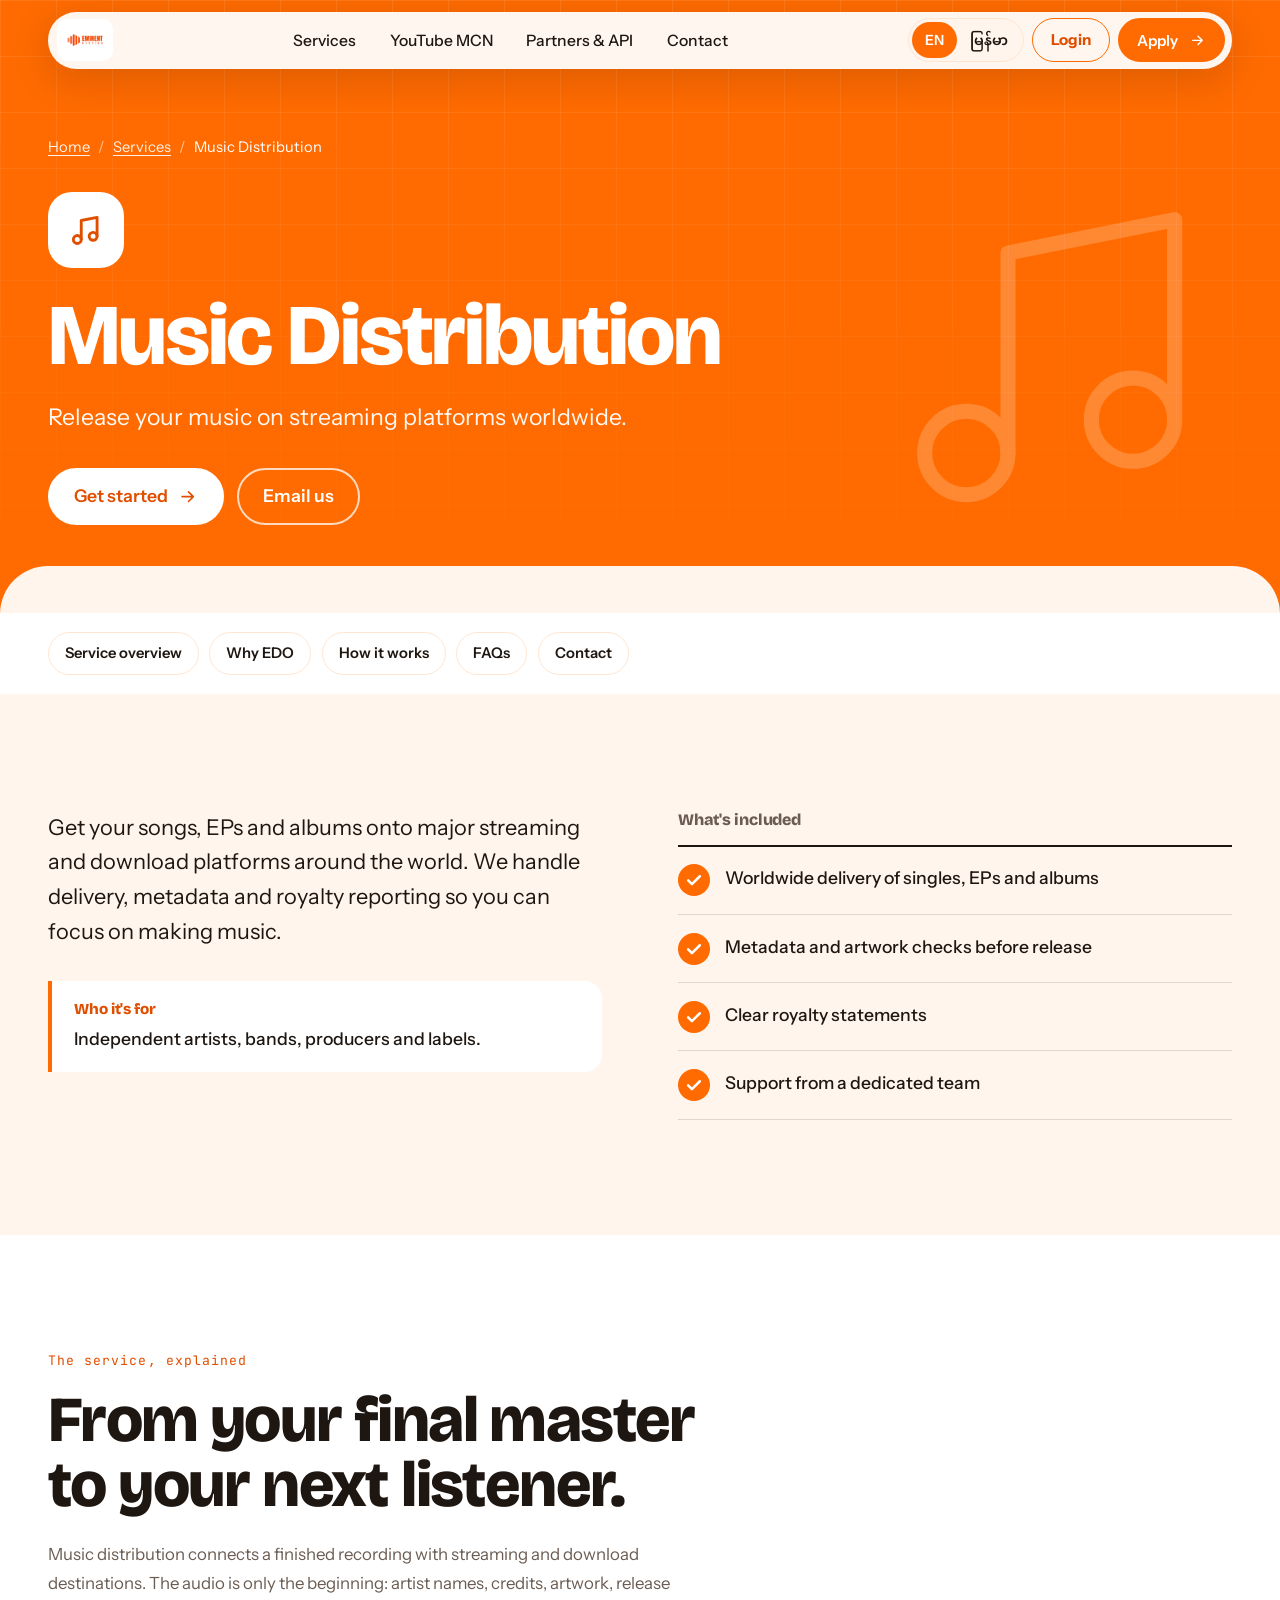
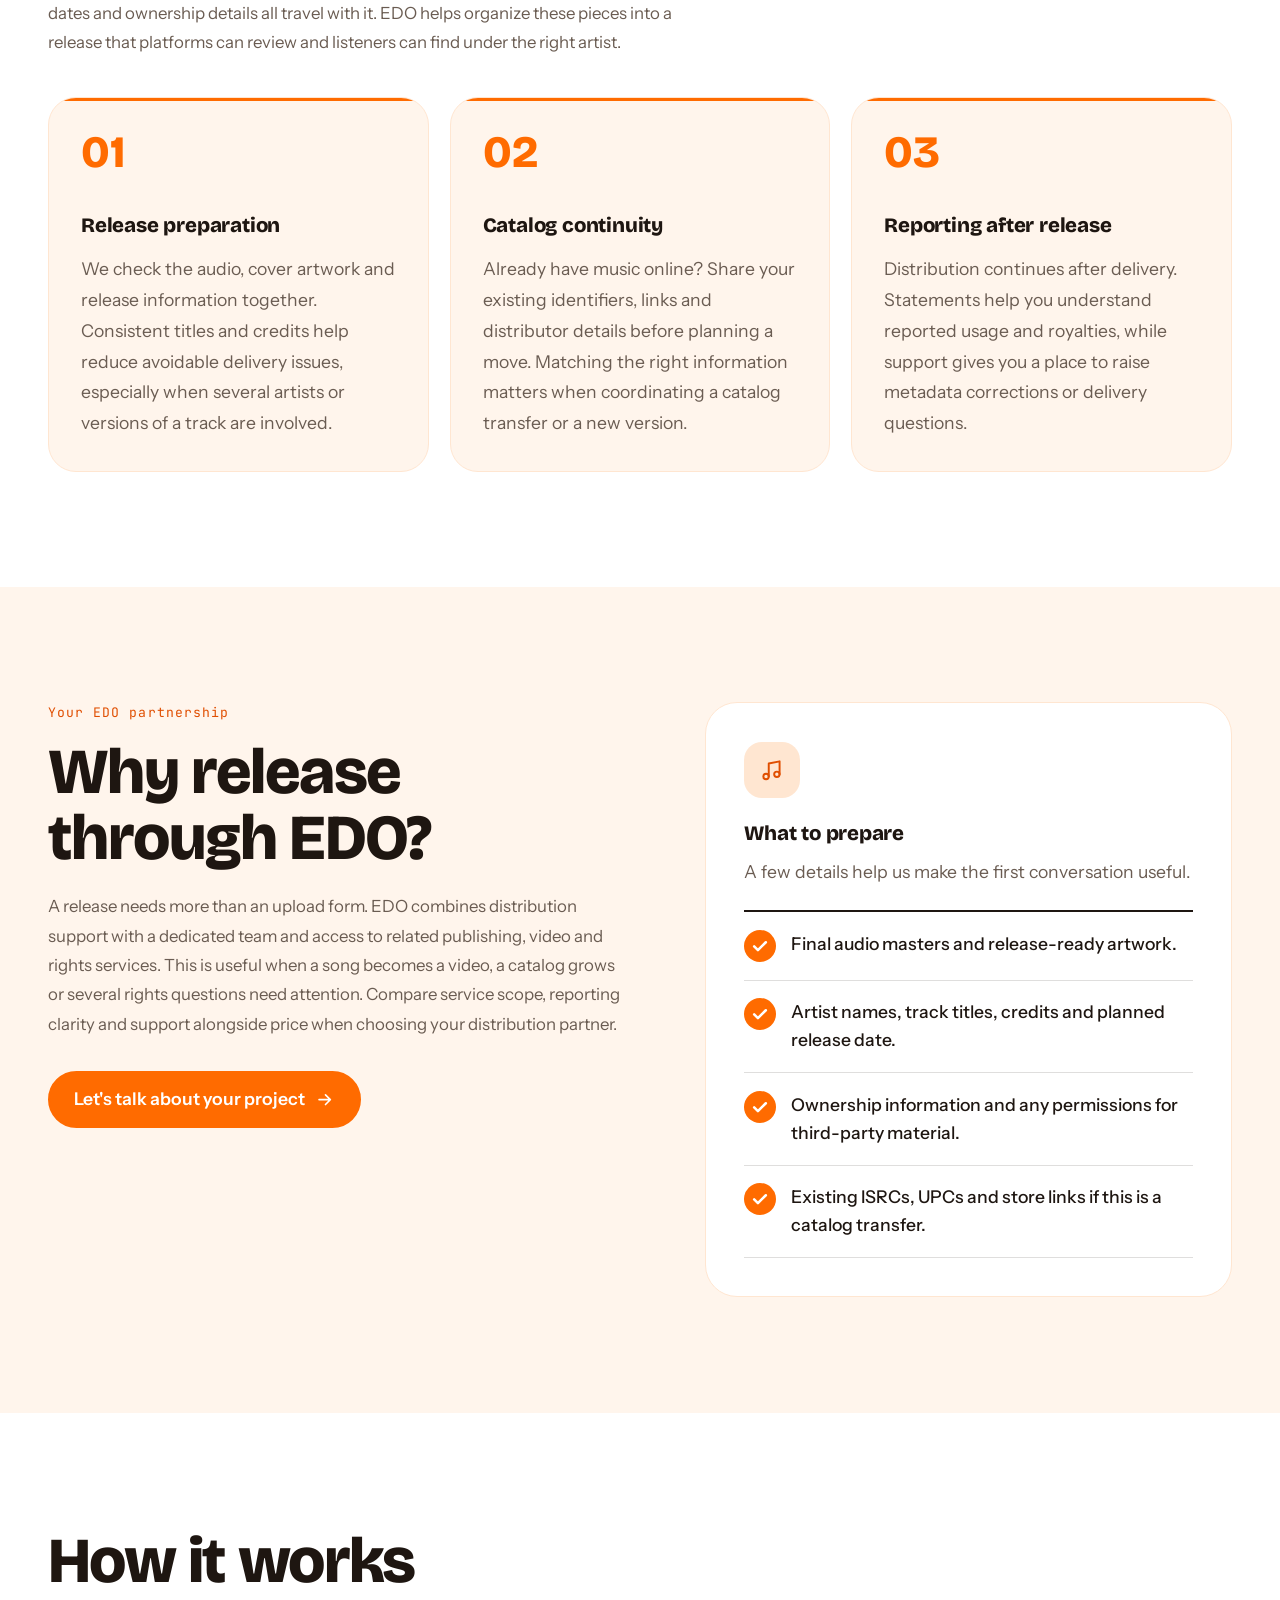
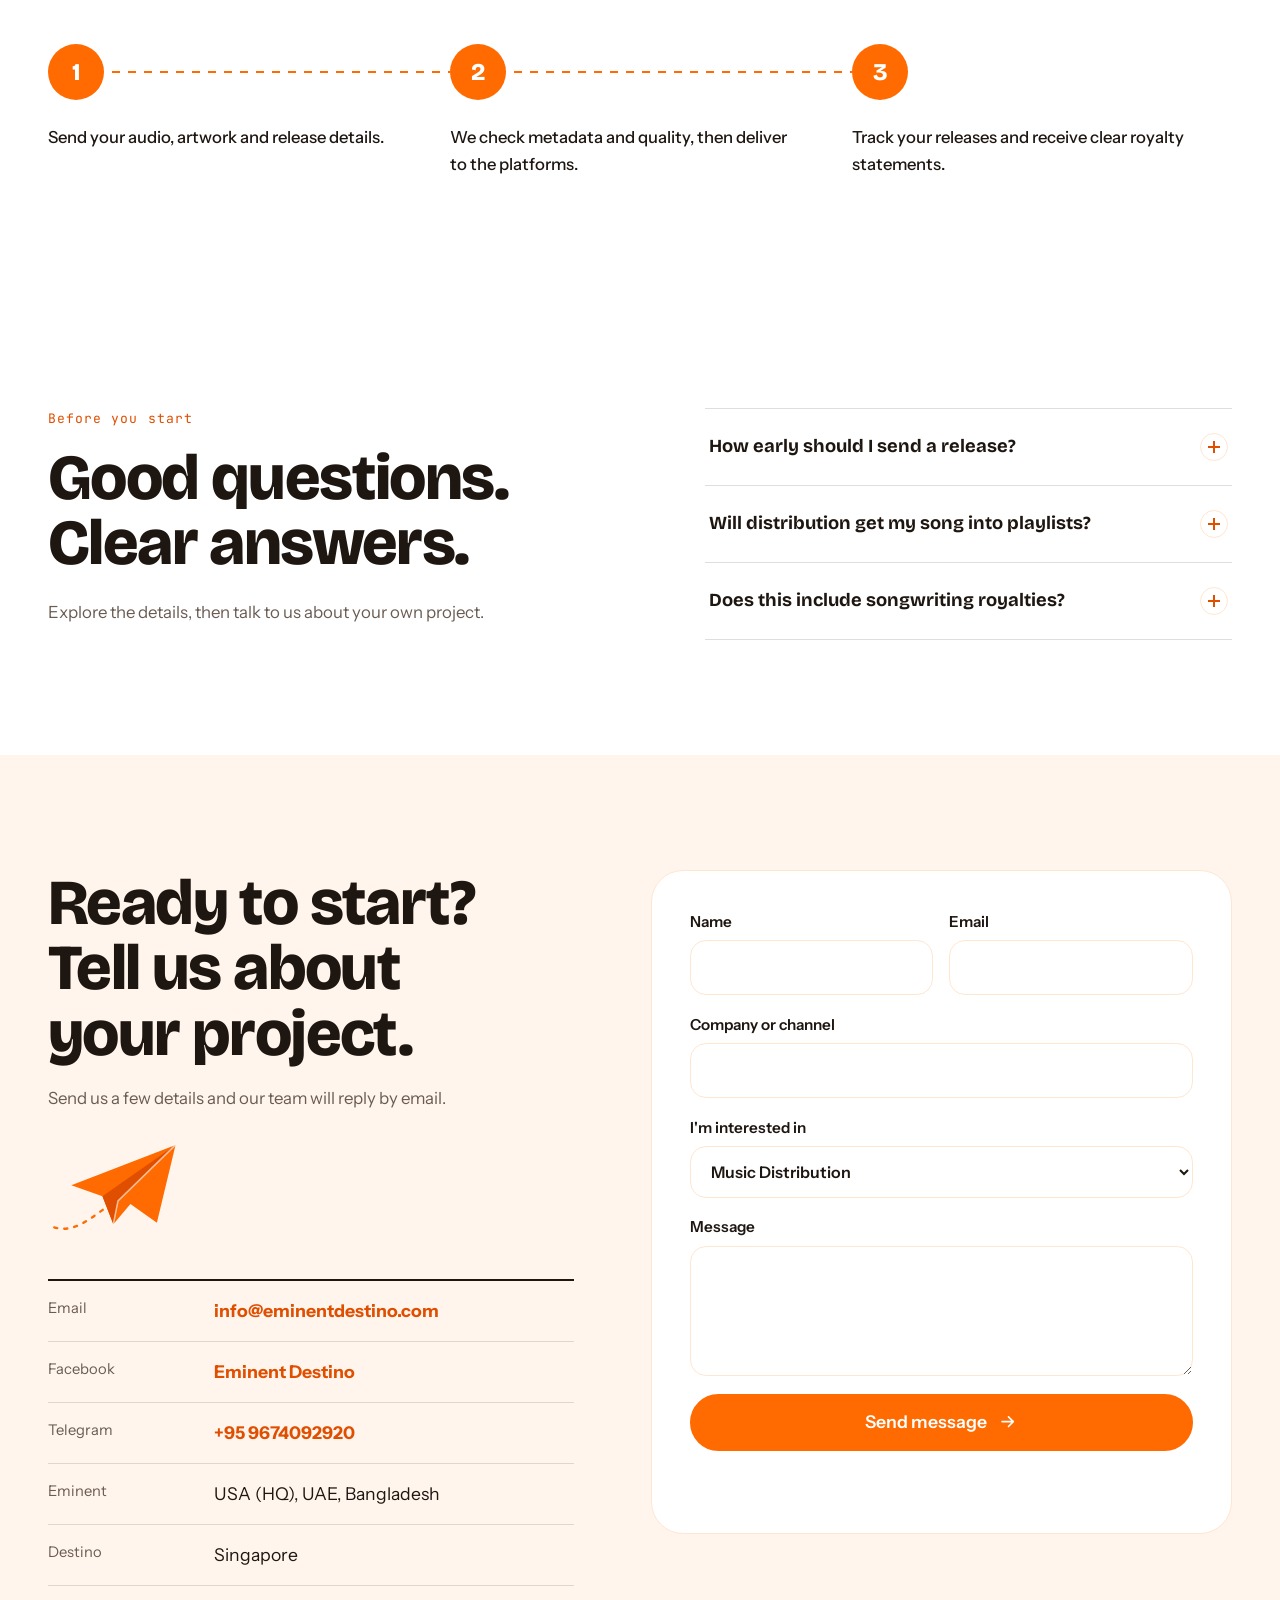
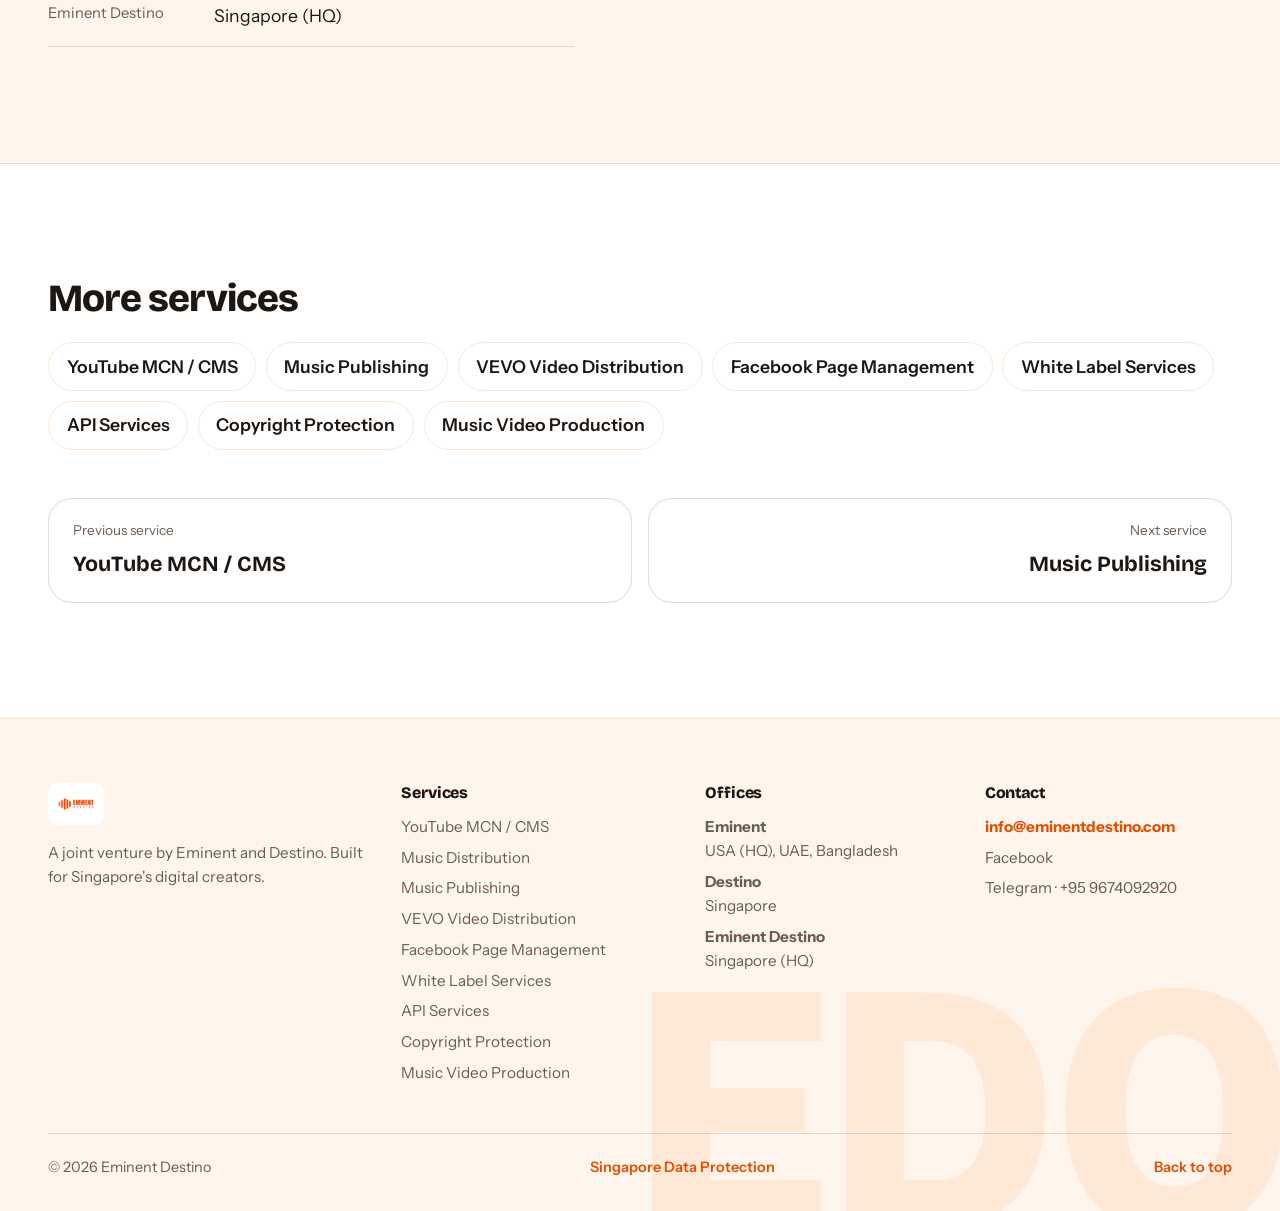
<file: services/music-distribution.html>
<!DOCTYPE html>
<html lang="en">
<head>
<meta charset="utf-8">
<meta name="viewport" content="width=device-width, initial-scale=1, viewport-fit=cover">
<meta name="referrer" content="no-referrer">
<title>Music Distribution in Singapore | Eminent Destino</title>
<meta name="description" content="Distribute music from Singapore to global streaming platforms with Eminent Destino. Explore release delivery, rights support and royalty reporting for artists and labels.">
<link rel="canonical" href="https://www.eminentdestino.com/services/music-distribution.html">
<link rel="icon" type="image/png" sizes="48x48" href="/favicon-48.png">
<link rel="icon" type="image/png" sizes="192x192" href="/favicon-192.png">
<link rel="apple-touch-icon" href="/apple-touch-icon.png">
<meta property="og:title" content="Music Distribution in Singapore | Eminent Destino">
<meta property="og:description" content="Distribute music from Singapore to global streaming platforms with Eminent Destino. Explore release delivery, rights support and royalty reporting for artists and labels.">
<meta property="og:type" content="website">
<meta property="og:site_name" content="Eminent Destino">
<meta property="og:url" content="https://www.eminentdestino.com/services/music-distribution.html">
<meta property="og:image" content="https://www.eminentdestino.com/assets/logo.jpg">
<meta name="twitter:card" content="summary_large_image">
<script type="application/ld+json">{"@context": "https://schema.org", "@type": "Service", "name": "Music Distribution", "description": "Distribute music from Singapore to global streaming platforms with Eminent Destino. Explore release delivery, rights support and royalty reporting for artists and labels.", "url": "https://www.eminentdestino.com/services/music-distribution.html", "provider": {"@type": "Organization", "name": "Eminent Destino", "url": "https://www.eminentdestino.com/"}, "areaServed": {"@type": "Country", "name": "Singapore"}}</script>
<meta name="theme-color" content="#FF6B00">
<link rel="preconnect" href="https://fonts.googleapis.com">
<link rel="preconnect" href="https://fonts.gstatic.com" crossorigin>
<link href="https://fonts.googleapis.com/css2?family=Bricolage+Grotesque:opsz,wght@12..96,500;12..96,700;12..96,800&family=Instrument+Sans:wght@400;500;600&family=JetBrains+Mono:wght@400;500&family=Noto+Sans+Myanmar:wght@400;500;700&display=swap" rel="stylesheet">
<style>
:root{
  --orange:#FF6B00;
  --orange-deep:#E04E00;
  --orange-soft:#FFE6D1;
  --orange-tint:#FFF5EC;
  --white:#FFFFFF;
  --ink:#1E1611;
  --muted:#6A5C52;
  --line:rgba(30,22,17,.14);
  --f-display:"Bricolage Grotesque","Noto Sans Myanmar",system-ui,sans-serif;
  --f-body:"Instrument Sans","Noto Sans Myanmar",system-ui,-apple-system,"Segoe UI",sans-serif;
  --f-mono:"JetBrains Mono",ui-monospace,SFMono-Regular,Menlo,monospace;
  --gutter:clamp(1.1rem,4vw,3rem);
  --maxw:clamp(1240px,72vw,1560px);
  --space:clamp(4rem,9vw,8.5rem);
  --ease:cubic-bezier(.2,.7,.2,1);
}
*,*::before,*::after{box-sizing:border-box}
[hidden]{display:none !important}
html{scroll-behavior:smooth;-webkit-text-size-adjust:100%;scroll-padding-top:90px}
body{margin:0;background:var(--white);color:var(--ink);font-family:var(--f-body);font-size:clamp(1rem,.96rem + .2vw,1.1rem);line-height:1.6;overflow-x:hidden}
img,svg,video{display:block;max-width:100%}
a{color:inherit;text-decoration:none}
button,input,select,textarea{font:inherit;color:inherit}
h1,h2,h3,p,ul,dl,dd{margin:0}
ul{padding:0;list-style:none}
:focus-visible{outline:3px solid var(--orange-deep);outline-offset:3px;border-radius:6px}
::selection{background:var(--orange);color:#fff}
html[lang="my"] body{line-height:1.95}
html[lang="my"] h1,html[lang="my"] h2,html[lang="my"] h3{line-height:1.5;letter-spacing:0}
.wrap{width:min(var(--maxw),100% - 2*var(--gutter));margin-inline:auto}
h1,h2,h3{font-family:var(--f-display);font-weight:800;letter-spacing:-.025em;line-height:1.02}
h2{font-size:clamp(2rem,5vw,4rem);text-wrap:balance}
h3{font-size:clamp(1.1rem,1.6vw,1.4rem);letter-spacing:-.01em;line-height:1.2}
html[lang="my"] h2{font-size:clamp(1.7rem,4vw,3.2rem)}
.lead{font-size:clamp(1.05rem,1.3vw,1.25rem);color:var(--muted);max-width:60ch}
#progress{position:fixed;inset:0 auto auto 0;height:3px;width:100%;background:var(--orange);transform:scaleX(0);transform-origin:left;z-index:100}

/* The accent follows the pointer with a small easing motion. */
.cursor-orbit{position:fixed;top:0;left:0;width:14px;height:14px;border:2px solid var(--orange-deep);border-radius:50%;background:rgba(255,255,255,.92);box-shadow:0 0 0 1px rgba(255,255,255,.65),0 3px 10px rgba(30,22,17,.2);pointer-events:none;z-index:120;opacity:0;transform:translate3d(-30px,-30px,0);transition:opacity .18s ease,width .18s var(--ease),height .18s var(--ease),background .18s ease;will-change:transform}
.cursor-orbit.is-visible{opacity:1}
.cursor-orbit.is-interactive{width:18px;height:18px;background:var(--orange-soft)}
@media(hover:none),(pointer:coarse),(prefers-reduced-motion:reduce){.cursor-orbit{display:none}}

/* buttons */
.btn{--bg:var(--orange);--fg:#fff;display:inline-flex;align-items:center;justify-content:center;gap:.65rem;padding:.95rem 1.5rem;min-height:48px;border-radius:999px;background:var(--bg);color:var(--fg);font-weight:600;border:2px solid var(--bg);cursor:pointer;transition:transform .25s var(--ease),background .25s,color .25s,border-color .25s;line-height:1.3;text-align:center}
.btn svg{width:1.1em;height:1.1em;fill:none;stroke:currentColor;stroke-width:2;stroke-linecap:round;stroke-linejoin:round;transition:transform .25s var(--ease);flex:none}
.btn:hover{transform:translateY(-2px)}
.btn:hover svg{transform:translateX(4px)}
.btn--white{--bg:#fff;--fg:var(--orange-deep)}
.btn--ghost{--bg:transparent;--fg:#fff;border-color:rgba(255,255,255,.75)}
.btn--ghost:hover{background:#fff;color:var(--orange-deep);border-color:#fff}
.btn--outline{--bg:transparent;--fg:var(--ink);border-color:var(--ink)}
.btn--outline:hover{background:var(--ink);color:#fff}
.btn--sm{padding:.55rem 1.1rem;font-size:.95rem;min-height:44px}
@media (max-width:480px){.hero__cta .btn,.sp-actions .btn,.wl__cta .btn{width:100%}}

/* header */
.hdr{position:fixed;top:12px;left:0;right:0;z-index:90;pointer-events:none}
.hdr__bar{pointer-events:auto;display:flex;align-items:center;gap:.6rem;justify-content:space-between;background:rgba(255,255,255,.94);backdrop-filter:blur(16px) saturate(1.4);-webkit-backdrop-filter:blur(16px) saturate(1.4);border-radius:999px;padding:.4rem .45rem .4rem .55rem;box-shadow:0 10px 40px rgba(30,10,0,.16)}
.logo{display:flex;align-items:center;gap:.6rem;font-family:var(--f-display);font-weight:800;min-width:0}
.logo__img{display:none;height:42px;width:auto;max-width:180px;object-fit:contain;border-radius:10px}
.logo.has-img .logo__img{display:block}
.logo.has-img .logo__fb{display:none}
.logo__fb{display:flex;align-items:center;gap:.55rem}
.logo__fb b{background:var(--orange);color:#fff;padding:.4rem .7rem;border-radius:12px;font-size:1.05rem;letter-spacing:.02em}
.logo__fb em{font-style:normal;font-size:1rem;white-space:nowrap}
@media (max-width:560px){.hdr .logo__fb em{display:none}.hdr .logo__img{max-width:42vw;height:38px}}
.nav{display:flex;gap:.2rem}
.nav a{padding:.55rem .95rem;border-radius:999px;font-weight:500;font-size:.98rem;transition:background .2s,color .2s;white-space:nowrap}
.nav a:hover{background:var(--orange-soft);color:var(--orange-deep)}
.hdr__end{display:flex;align-items:center;gap:.45rem}
.lang{display:inline-flex;background:var(--orange-tint);border:1px solid var(--orange-soft);border-radius:999px;padding:3px}
.lang button{border:0;background:transparent;padding:.4rem .8rem;min-height:36px;border-radius:999px;cursor:pointer;font-weight:600;font-size:.88rem;transition:background .2s,color .2s}
.lang button[aria-pressed="true"]{background:var(--orange);color:#fff}
.burger{display:none;width:44px;height:44px;border-radius:50%;border:0;background:var(--orange-tint);cursor:pointer;position:relative;flex:none}
.burger span{position:absolute;left:12px;right:12px;height:2px;background:var(--ink);border-radius:2px;transition:transform .3s var(--ease),top .3s var(--ease),opacity .2s}
.burger span:nth-child(1){top:16px}.burger span:nth-child(2){top:21px}.burger span:nth-child(3){top:26px}
.burger[aria-expanded="true"] span:nth-child(1){top:21px;transform:rotate(45deg)}
.burger[aria-expanded="true"] span:nth-child(2){opacity:0}
.burger[aria-expanded="true"] span:nth-child(3){top:21px;transform:rotate(-45deg)}
.mmenu{pointer-events:auto;display:none;margin-top:10px;background:#fff;border-radius:28px;padding:.75rem;box-shadow:0 20px 50px rgba(30,10,0,.2);max-height:calc(100svh - 100px);overflow:auto}
.mmenu.open{display:block}
.mmenu a{display:block;padding:.9rem 1.1rem;border-radius:16px;font-weight:600;font-size:1.1rem}
.mmenu a:hover{background:var(--orange-tint)}
@media (max-width:1020px){.nav,.hdr__end .btn{display:none}.burger{display:block}}

/* hero */
.hero{position:relative;min-height:100vh;min-height:100svh;color:#fff;display:flex;align-items:flex-end;isolation:isolate;overflow:hidden;background:linear-gradient(135deg,#FF8A2B,#E04E00 60%,#B93A00)}
.hero__media{position:absolute;inset:0;z-index:-2;background:linear-gradient(135deg,#FF8A2B,#E04E00 60%,#B93A00)}
.hero__media::before{content:"";position:absolute;inset:-20%;background:radial-gradient(circle at 30% 30%,rgba(255,255,255,.32),transparent 40%),radial-gradient(circle at 75% 65%,rgba(255,200,120,.42),transparent 45%);animation:drift 14s ease-in-out infinite alternate}
@keyframes drift{to{transform:translate3d(6%,4%,0) scale(1.15)}}
.hero__media video{position:absolute;inset:0;width:100%;height:100%;object-fit:cover;object-position:center;opacity:0;transition:opacity 1s ease}
.hero.video-ready .hero__media video{opacity:1}
.hero.video-ready .hero__media::before{opacity:0}
.hero__shade{position:absolute;inset:0;z-index:-1;background:
  linear-gradient(180deg,rgba(20,8,0,.5) 0%,rgba(20,8,0,0) 26%,rgba(20,8,0,0) 40%,rgba(20,8,0,.8) 100%),
  linear-gradient(90deg,rgba(255,107,0,.3),transparent 62%)}
@media (max-width:700px){.hero__shade{background:linear-gradient(180deg,rgba(20,8,0,.55) 0%,rgba(20,8,0,.1) 25%,rgba(20,8,0,.55) 55%,rgba(20,8,0,.88) 100%)}}
.eqbars{position:absolute;right:var(--gutter);bottom:150px;display:none;gap:6px;align-items:flex-end;height:150px;z-index:-1}
.hero.no-video:not(.video-ready) .eqbars{display:flex}
.eqbars i{display:block;width:8px;height:100%;border-radius:8px;background:rgba(255,255,255,.75);transform-origin:bottom;animation:bar 1.2s ease-in-out infinite alternate}
@keyframes bar{from{transform:scaleY(.12)}to{transform:scaleY(1)}}
@media (max-width:700px){.eqbars{height:90px;bottom:170px;gap:4px}.eqbars i{width:6px}}
.hero__inner{width:min(var(--maxw),100% - 2*var(--gutter));padding-block:8.5rem 9.5rem}
@media (max-width:700px){.hero__inner{padding-block:7.5rem 9rem}}
.hero__badge{display:inline-flex;align-items:center;gap:.6rem;background:rgba(255,255,255,.18);border:1px solid rgba(255,255,255,.45);backdrop-filter:blur(8px);-webkit-backdrop-filter:blur(8px);padding:.5rem 1rem;border-radius:999px;font-size:.92rem;font-weight:500;max-width:100%}
.hero__badge i{width:8px;height:8px;border-radius:50%;background:#fff;box-shadow:0 0 0 0 rgba(255,255,255,.8);animation:ping 2s infinite;flex:none}
@keyframes ping{70%{box-shadow:0 0 0 10px rgba(255,255,255,0)}100%{box-shadow:0 0 0 0 rgba(255,255,255,0)}}
.hero h1{font-size:clamp(2.7rem,9vw,8rem);margin-top:1.4rem;text-wrap:balance;text-shadow:0 2px 30px rgba(0,0,0,.3)}
html[lang="my"] .hero h1{font-size:clamp(2.1rem,6.2vw,5.2rem)}
.hero h1 span{display:block}
.hero__lead{margin-top:1.5rem;max-width:58ch;font-size:clamp(1.02rem,1.5vw,1.3rem);color:rgba(255,255,255,.96);text-shadow:0 1px 16px rgba(0,0,0,.4)}
.hero__cta{display:flex;flex-wrap:wrap;gap:.8rem;margin-top:2rem}
.playbtn{position:absolute;left:50%;top:44%;transform:translate(-50%,-50%);border:0;cursor:pointer;background:#fff;color:var(--orange-deep);font-weight:700;padding:1rem 1.6rem;border-radius:999px;display:flex;align-items:center;gap:.6rem;box-shadow:0 20px 50px rgba(0,0,0,.35);z-index:2}
.playbtn svg{width:20px;height:20px;fill:currentColor}
.hero::after{content:"";position:absolute;left:0;right:0;bottom:-1px;height:56px;background:#fff;border-radius:56px 56px 0 0}
@media (max-width:700px){.hero::after{height:36px;border-radius:36px 36px 0 0}}
.js .hero [data-in]{opacity:0;transform:translateY(38px);filter:blur(8px);animation:heroIn 1s var(--ease) forwards;animation-delay:calc(var(--i,0) * .12s + .25s)}
@keyframes heroIn{to{opacity:1;transform:none;filter:none}}
@media (orientation:landscape) and (max-height:520px){.hero__inner{padding-block:6.5rem 7rem}.hero h1{font-size:clamp(2rem,7vw,4rem)}.hero__lead{display:none}}

/* marquee */
.marquee{background:var(--orange);color:#fff;overflow:hidden;padding:1.05rem 0;margin-top:-1px}
.marquee__track{display:flex;width:max-content;animation:scroll 70s linear infinite}
.marquee:hover .marquee__track{animation-play-state:paused}
.marquee__item{display:flex;align-items:center;font-family:var(--f-display);font-weight:700;font-size:clamp(1rem,1.8vw,1.5rem);white-space:nowrap}
.marquee__item::after{content:"✦";margin-inline:1.6rem;font-size:.8em;opacity:.8}
@keyframes scroll{to{transform:translateX(-50%)}}

/* sections */
.sec{padding-block:var(--space)}
.sec--tint{background:var(--orange-tint)}
.js [data-reveal]{opacity:0;transform:translateY(26px);transition:opacity .8s var(--ease),transform .8s var(--ease);transition-delay:var(--d,0s)}
.js [data-reveal].in{opacity:1;transform:none}

/* Service chooser and MCN detail. Motion follows the existing reveal system. */
.explorer{display:grid;grid-template-columns:minmax(220px,.8fr) 1.6fr;gap:1rem;align-items:start;margin:-.4rem 0 2rem;padding:clamp(1.2rem,3vw,2rem);border:1px solid var(--orange-soft);border-radius:28px;background:#fff;box-shadow:0 14px 38px rgba(60,28,10,.05)}
.explorer__intro p{font:500 .77rem var(--f-mono);letter-spacing:.08em;color:var(--orange-deep);margin-bottom:.65rem}
.explorer__intro h3{font-size:clamp(1.3rem,2vw,1.8rem)}
.explorer__choices{display:flex;flex-wrap:wrap;gap:.6rem}
.explorer__choices button{border:1px solid var(--line);border-radius:999px;background:#fff;padding:.65rem 1rem;cursor:pointer;min-height:44px;font-weight:600;transition:background .22s,border-color .22s,color .22s,transform .22s}
.explorer__choices button:hover{transform:translateY(-2px);border-color:var(--orange)}
.explorer__choices button[aria-pressed=true]{background:var(--ink);border-color:var(--ink);color:#fff}
.explorer__result{grid-column:2;display:flex;align-items:center;justify-content:space-between;gap:1.5rem;border-top:1px solid var(--line);padding-top:1rem}
.explorer__result strong{font-family:var(--f-display);font-size:1.14rem}
.explorer__result p{color:var(--muted);font-size:.94rem;line-height:1.5;margin-top:.2rem}
.explorer__result .go{flex:none}
@media(max-width:800px){.explorer{grid-template-columns:1fr}.explorer__result{grid-column:1;align-items:flex-start;flex-direction:column;gap:.7rem}}

.mcn-story__heading{max-width:850px;margin-bottom:2.4rem}
.mcn-story__heading .lead{margin-top:1.3rem;line-height:1.75}
.mcn-pains{display:grid;grid-template-columns:repeat(3,minmax(0,1fr));gap:1rem}
.mcn-pains article{border:1px solid var(--line);border-radius:24px;padding:clamp(1.3rem,2vw,2.1rem);background:#fff}
.mcn-pains article>span{display:block;font:500 .9rem var(--f-mono);color:var(--orange-deep);margin-bottom:2.2rem}
.mcn-pains h3{margin-bottom:.7rem}.mcn-pains p,.mcn-benefits p{color:var(--muted);line-height:1.7}
.mcn-bridge{display:flex;align-items:center;gap:clamp(1.2rem,4vw,3rem);margin-top:1rem;padding:clamp(1.5rem,4vw,3rem);background:var(--ink);color:#fff;border-radius:26px}
.mcn-bridge__mark{font-family:var(--f-display);font-size:clamp(2.4rem,7vw,5rem);font-weight:800;letter-spacing:-.07em;color:var(--orange);line-height:1}
.mcn-bridge h3{margin-bottom:.5rem}.mcn-bridge p{color:#e4dcd6;max-width:75ch}
.mcn-oo{background:#fff}
.mcn-oo__grid{display:grid;grid-template-columns:repeat(3,minmax(0,1fr));gap:1rem}
.mcn-oo__grid article{background:var(--orange-tint);border:1px solid var(--orange-soft);border-radius:24px;padding:clamp(1.3rem,2.5vw,2.2rem)}
.mcn-oo__grid article>span{font:500 .82rem var(--f-mono);color:var(--orange-deep)}
.mcn-oo__grid h3{margin:1.2rem 0 .6rem}.mcn-oo__grid p{color:var(--muted);line-height:1.7}
.mcn-settlement{display:flex;gap:1.5rem;align-items:baseline;border-top:1px solid var(--line);padding:1.5rem 0 2rem}
.mcn-settlement h3{flex:0 0 25%}.mcn-settlement p{color:var(--muted)}
.mcn-tax-policy{display:flex;align-items:center;gap:1.4rem;margin-top:1rem;border:1px solid var(--orange-soft);border-radius:22px;background:#fff;padding:1.2rem 1.6rem}
.mcn-tax-policy strong{font-family:var(--f-display);font-size:clamp(2.8rem,5vw,4.5rem);line-height:1;color:var(--orange-deep);letter-spacing:-.06em}
.mcn-tax-policy h3{font-size:1.1rem;margin-bottom:.3rem}.mcn-tax-policy p{color:var(--muted);font-size:.93rem}
.mcn-timeline{display:grid;grid-template-columns:repeat(3,1fr);gap:1rem;margin-bottom:1.5rem}
.mcn-timeline>div{position:relative;background:#fff;border:1px solid var(--orange-soft);border-radius:22px;padding:1.5rem;overflow:hidden}
.mcn-timeline>div:before{content:"";position:absolute;inset:0 auto auto 0;width:100%;height:3px;background:var(--orange);transform:scaleX(0);transform-origin:left;transition:transform .8s var(--ease)}
.mcn-timeline.in>div:before{transform:scaleX(1)}
.mcn-timeline>div:nth-child(2):before{transition-delay:.15s}.mcn-timeline>div:nth-child(3):before{transition-delay:.3s}
.mcn-timeline span{font:500 .83rem var(--f-mono);color:var(--orange-deep)}
.mcn-timeline h3{margin:1.2rem 0 .6rem}.mcn-timeline p{color:var(--muted);font-size:.94rem}
.mcn-calculator{display:grid;grid-template-columns:1fr 1fr;gap:2rem;background:var(--ink);color:#fff;border-radius:26px;padding:clamp(1.5rem,4vw,3rem);align-items:center}
.mcn-calculator h3{font-size:clamp(1.4rem,2.3vw,2rem)}.mcn-calculator p{color:#e4dcd6;margin:.75rem 0 1.3rem}
.mcn-calculator label{display:block;font-size:.88rem;margin-bottom:.35rem}
.mcn-calculator__input{display:flex;align-items:center;gap:.5rem;background:#fff;color:var(--ink);border-radius:12px;padding:.35rem .9rem;max-width:300px}
.mcn-calculator__input input{min-width:0;width:100%;border:0;outline:0;background:transparent;padding:.5rem 0;font-size:1.3rem}
.mcn-calculator__result{border-left:1px solid rgba(255,255,255,.25);padding-left:2rem}
.mcn-calculator__result output{display:block;color:#ff9e55;font-family:var(--f-display);font-size:clamp(2.8rem,6vw,5.5rem);font-weight:800;line-height:1.1;letter-spacing:-.06em;font-variant-numeric:tabular-nums}
.mcn-calculator__result p:last-child{font-size:.85rem;line-height:1.55;margin-bottom:0}
.mcn-note{max-width:95ch;margin-top:1.2rem;font-size:.88rem;line-height:1.65;color:var(--muted)}
.mcn-benefits{display:grid;grid-template-columns:repeat(3,minmax(0,1fr));gap:1rem}
.mcn-benefits article{border-top:2px solid var(--ink);padding:1.6rem .7rem 1.2rem 0}
.mcn-benefits article>span{display:block;color:var(--orange);font-size:1.2rem;margin-bottom:1.2rem;transition:transform .35s var(--ease)}
.mcn-benefits article:hover>span{transform:rotate(60deg)}
.mcn-benefits h3{margin-bottom:.6rem}
.mcn-addons{margin-top:2rem;border-radius:24px;background:var(--orange-tint);padding:1.6rem 2rem;display:flex;align-items:center;gap:2rem}
.mcn-addons h3{flex:0 0 30%}.mcn-addons p{color:var(--muted)}
.mcn-join__grid{display:grid;grid-template-columns:1.25fr .75fr;gap:clamp(2rem,5vw,5rem);align-items:start}
.mcn-join .lead{margin-top:1.4rem}.mcn-join .btn{margin-top:2rem}
.mcn-examples{display:grid;grid-template-columns:1fr 1fr;gap:1rem;margin-top:2rem}
.mcn-examples>div{background:#fff;border:1px solid var(--orange-soft);padding:1.3rem;border-radius:18px}
.mcn-examples h3{font-size:1.02rem;margin-bottom:.5rem}.mcn-examples p{color:var(--muted);font-size:.92rem}
.mcn-criteria{background:#fff;border:1px solid var(--orange-soft);border-radius:24px;padding:clamp(1.5rem,3vw,2.5rem)}
.mcn-criteria h3{margin-bottom:1.3rem}.mcn-criteria li{padding:.85rem 0 .85rem 1.5rem;border-top:1px solid var(--line);position:relative;color:var(--muted)}
.mcn-criteria li:before{content:"✓";position:absolute;left:0;color:var(--orange-deep);font-weight:700}
.mcn-b2b__grid{display:grid;grid-template-columns:1.2fr .8fr;gap:clamp(2rem,5vw,5rem);align-items:end}
.mcn-b2b .lead{margin-top:1.4rem}.mcn-b2b__action p{color:var(--muted);margin-bottom:1.5rem}
.mcn-sources{padding-block:1.2rem 2rem;font-size:.8rem;color:var(--muted)}.mcn-sources a{color:var(--orange-deep);text-decoration:underline;text-underline-offset:3px}
@media(max-width:900px){.mcn-pains,.mcn-benefits,.mcn-oo__grid{grid-template-columns:repeat(2,minmax(0,1fr))}.mcn-timeline{grid-template-columns:1fr}.mcn-join__grid,.mcn-b2b__grid{grid-template-columns:1fr}}
@media(max-width:600px){.mcn-pains,.mcn-benefits,.mcn-oo__grid,.mcn-examples,.mcn-calculator{grid-template-columns:1fr}.mcn-bridge{align-items:flex-start;flex-direction:column}.mcn-calculator__result{border-left:0;border-top:1px solid rgba(255,255,255,.25);padding:1.5rem 0 0}.mcn-addons{display:block}.mcn-addons p{margin-top:.7rem}.mcn-story__heading{margin-bottom:1.5rem}.mcn-settlement{display:block}.mcn-settlement p{margin-top:.7rem}}

/* about */
.about{display:grid;grid-template-columns:1.15fr .85fr;gap:clamp(2rem,6vw,6rem);align-items:start}
.about h2{margin-bottom:1.5rem}
.about p{color:var(--muted);max-width:58ch}
.eq{display:flex;flex-wrap:wrap;align-items:center;gap:.7rem;margin-top:2rem;font-family:var(--f-display);font-weight:800}
.eq b{padding:.6rem 1.05rem;border-radius:999px;border:2px solid var(--ink);font-size:1rem}
.eq b.edo{background:var(--orange);border-color:var(--orange);color:#fff}
.eq span{font-size:1.5rem;color:var(--orange)}
.stats{display:grid;grid-template-columns:1fr 1fr;border-top:2px solid var(--ink)}
.stat{padding:1.5rem 0;border-bottom:1px solid var(--line);min-width:0}
.stat:nth-child(odd){padding-right:1rem;border-right:1px solid var(--line)}
.stat:nth-child(even){padding-left:1.2rem}
.stat b{display:block;font-family:var(--f-display);font-size:clamp(2.2rem,4.4vw,3.6rem);line-height:1.1;color:var(--orange);letter-spacing:-.03em}
.stat b.sm{font-size:clamp(1.35rem,2.6vw,2.1rem);padding-block:.45rem}
.stat span{display:block;margin-top:.5rem;color:var(--muted);font-size:.98rem;line-height:1.4}
.ents{display:grid;grid-template-columns:1fr 1fr;gap:1rem;margin-top:clamp(2.5rem,5vw,4rem)}
.ent{background:#fff;border:1.5px solid var(--line);border-radius:28px;padding:clamp(1.4rem,2.6vw,2.2rem);transition:border-color .3s,transform .4s var(--ease)}
.ent:hover{border-color:var(--orange);transform:translateY(-4px)}
.ent--a{background:var(--orange-tint);border-color:var(--orange-soft)}
.ent h3{font-size:clamp(1.3rem,2vw,1.7rem)}
.ent p{margin-top:.7rem;color:var(--muted);max-width:46ch}
.tags{display:flex;flex-wrap:wrap;gap:.45rem;margin-top:1.2rem}
.tags li{background:var(--orange);color:#fff;font-weight:600;font-size:.85rem;padding:.3rem .8rem;border-radius:999px}
.ent--b .tags li{background:var(--ink)}
@media (max-width:860px){.about,.ents{grid-template-columns:1fr}}

/* MCN */
.mcn{display:grid;grid-template-columns:.9fr 1.1fr;gap:clamp(2rem,6vw,6rem);align-items:start}
.mcn__side{position:sticky;top:110px}
.mcn__side h2{margin-bottom:1.3rem}
.mcn__side .btn{margin-top:2rem}
.rows{border-top:1px solid var(--line)}
.row{position:relative;display:grid;grid-template-columns:56px 1fr;gap:1.2rem;padding:1.6rem 0;border-bottom:1px solid var(--line)}
.row::after{content:"";position:absolute;left:0;bottom:-1px;height:2px;width:100%;background:var(--orange);transform:scaleX(0);transform-origin:left;transition:transform 1.1s var(--ease) .2s}
.row.in::after{transform:scaleX(1)}
.ico{width:56px;height:56px;border-radius:18px;background:var(--orange-soft);color:var(--orange-deep);display:grid;place-items:center;transition:background .3s,color .3s,transform .3s var(--ease);flex:none}
.ico svg{width:26px;height:26px;fill:none;stroke:currentColor;stroke-width:1.8;stroke-linecap:round;stroke-linejoin:round}
.row:hover .ico{background:var(--orange);color:#fff;transform:rotate(-6deg)}
.row p{margin-top:.5rem;color:var(--muted);max-width:60ch}
@media (max-width:900px){.mcn{grid-template-columns:1fr}.mcn__side{position:static}}
@media (max-width:480px){.row{grid-template-columns:44px 1fr;gap:.9rem}.row .ico{width:44px;height:44px;border-radius:14px}.row .ico svg{width:22px;height:22px}}

/* services bento */
.svc-head{display:flex;justify-content:space-between;align-items:end;gap:2rem;flex-wrap:wrap;margin-bottom:clamp(2rem,4vw,3.5rem)}
.svc-head p{max-width:44ch;color:var(--muted)}
.bento{display:grid;grid-template-columns:repeat(6,1fr);gap:1rem}
.tile{--mx:50%;--my:50%;position:relative;overflow:hidden;border:1.5px solid var(--line);border-radius:28px;padding:clamp(1.3rem,2.4vw,2.1rem);background:#fff;display:flex;flex-direction:column;justify-content:space-between;gap:2rem;min-height:250px;transition:transform .4s var(--ease),border-color .3s,box-shadow .4s;grid-column:span 2}
.tile::before{content:"";position:absolute;inset:0;background:radial-gradient(420px circle at var(--mx) var(--my),rgba(255,107,0,.16),transparent 60%);opacity:0;transition:opacity .3s;pointer-events:none}
.tile:hover{transform:translateY(-5px);border-color:var(--orange);box-shadow:0 24px 50px -24px rgba(255,107,0,.55)}
.tile:hover::before{opacity:1}
.tile > *{position:relative}
.tile p{margin-top:.6rem;color:var(--muted);max-width:44ch;font-size:.98rem}
.tile:hover .ico{background:var(--orange);color:#fff;transform:rotate(-6deg)}
.tile__top{display:flex;justify-content:space-between;align-items:flex-start;gap:1rem}
.who{font-size:.78rem;font-weight:700;background:var(--ink);color:#fff;padding:.3rem .7rem;border-radius:999px;max-width:14rem;text-align:center;line-height:1.35}
.go{display:inline-flex;align-items:center;gap:.5rem;font-weight:600;color:var(--orange-deep)}
.go svg{width:1.1em;height:1.1em;fill:none;stroke:currentColor;stroke-width:2;stroke-linecap:round;stroke-linejoin:round;transition:transform .25s var(--ease)}
.tile:hover .go svg{transform:translateX(5px)}
.tile--hot{background:var(--orange);border-color:var(--orange);color:#fff;grid-column:span 4}
.tile--hot p{color:rgba(255,255,255,.92)}
.tile--hot .ico{background:rgba(255,255,255,.22);color:#fff}
.tile--hot .go{color:#fff}
.tile--hot::before{background:radial-gradient(420px circle at var(--mx) var(--my),rgba(255,255,255,.28),transparent 60%)}
.tile--hot:hover{box-shadow:0 24px 60px -20px rgba(224,78,0,.8)}
.tile--soft{background:var(--orange-tint);border-color:var(--orange-soft)}
.tile--half{grid-column:span 3}
.js .tile[data-reveal].in{transition:transform .4s var(--ease),border-color .3s,box-shadow .4s,opacity .8s var(--ease);transition-delay:0s}
.js .tile[data-reveal].in:hover{transform:translateY(-5px)}
@media (max-width:980px){.tile{grid-column:span 3}.tile--hot{grid-column:span 6}}
@media (max-width:620px){.bento{grid-template-columns:1fr}.tile,.tile--hot,.tile--half{grid-column:auto;min-height:0}}

/* white label / API band */
.wl{position:relative;background:var(--orange);color:#fff;overflow:hidden;isolation:isolate}
.wl::before{content:"";position:absolute;inset:0;z-index:-1;background-image:linear-gradient(rgba(255,255,255,.09) 1px,transparent 1px),linear-gradient(90deg,rgba(255,255,255,.09) 1px,transparent 1px);background-size:56px 56px;mask-image:linear-gradient(180deg,transparent,#000 25%,#000 75%,transparent);-webkit-mask-image:linear-gradient(180deg,transparent,#000 25%,#000 75%,transparent)}
.wl::after{content:"";position:absolute;width:60vw;height:60vw;right:-20vw;top:-25vw;border-radius:50%;background:radial-gradient(circle,rgba(255,255,255,.28),transparent 65%);z-index:-1;animation:drift 16s ease-in-out infinite alternate}
.wl__grid{display:grid;grid-template-columns:1fr 1fr;gap:clamp(2rem,5vw,5rem);align-items:start}
.wl h2{margin-bottom:1.3rem}
.wl .lead{color:rgba(255,255,255,.93)}
.feats{display:grid;grid-template-columns:1fr 1fr;gap:1.4rem 1.6rem;margin-top:2.2rem}
.feat{display:grid;grid-template-columns:28px 1fr;gap:.7rem}
.feat svg{width:28px;height:28px;padding:5px;border-radius:50%;background:#fff;color:var(--orange-deep);fill:none;stroke:currentColor;stroke-width:3;stroke-linecap:round;stroke-linejoin:round;margin-top:.15rem}
.feat h3{font-size:1.05rem}
.feat p{margin-top:.25rem;font-size:.95rem;color:rgba(255,255,255,.9);line-height:1.5}
html[lang="my"] .feat p{line-height:1.8}
.wl__cta{display:flex;flex-wrap:wrap;gap:.8rem;margin-top:2.2rem}
.code{background:#1B130E;border-radius:24px;box-shadow:0 40px 80px -30px rgba(60,15,0,.7);overflow:hidden;color:#F4E9E0;font-family:var(--f-mono);font-size:.84rem;min-width:0}
.code__bar{display:flex;align-items:center;gap:.4rem;padding:.8rem 1rem;background:#2A1D15;overflow-x:auto}
.code__bar i{width:11px;height:11px;border-radius:50%;background:#FF6B00;flex:none}
.code__bar i:nth-child(2){background:#FFB46B}.code__bar i:nth-child(3){background:#fff}
.tabs{display:flex;gap:.3rem;margin-left:.6rem}
.tabs button{border:0;background:transparent;color:#C8B5A6;padding:.4rem .8rem;border-radius:999px;cursor:pointer;font-family:var(--f-body);font-size:.85rem;white-space:nowrap;min-height:34px}
.tabs button[aria-selected="true"]{background:var(--orange);color:#fff}
.code pre{margin:0;padding:1.2rem 1.3rem;white-space:pre-wrap;word-break:break-word;line-height:1.65;min-height:210px}
.code .lbl{display:block;color:#FFB46B;font-family:var(--f-body);font-size:.75rem;margin-bottom:.4rem;font-weight:600}
.code .req{border-bottom:1px dashed rgba(255,255,255,.16)}
.code .res{color:#fff;min-height:150px}
.code .k{color:#FFB46B}.code .s{color:#FFE0C2}.code .m{color:#7FE0A8}
.code .ln{display:block;animation:ln .35s var(--ease) both}
@keyframes ln{from{opacity:0;transform:translateX(-8px)}}
.code__note{padding:.75rem 1.3rem 1rem;font-family:var(--f-body);font-size:.8rem;color:#B59F90}
@media (max-width:980px){.wl__grid{grid-template-columns:1fr}}
@media (max-width:520px){.feats{grid-template-columns:1fr}.code{font-size:.78rem}}
.flow{display:grid;grid-template-columns:1fr 90px 1fr 90px 1fr;align-items:center;margin-top:clamp(3rem,6vw,5rem)}
.flow--solo{margin-top:2.5rem}
.node{background:#fff;color:var(--ink);border-radius:26px;padding:1.4rem;box-shadow:0 24px 50px -28px rgba(80,20,0,.7)}
.node h3{font-size:1.15rem}
.node p{color:var(--muted);font-size:.92rem;margin-top:.3rem}
.node--hub{text-align:center;background:var(--ink);color:#fff;border-radius:50%;aspect-ratio:1;display:grid;place-content:center;padding:1rem;position:relative;max-width:260px;margin-inline:auto;width:100%}
.node--hub::before,.node--hub::after{content:"";position:absolute;inset:-10px;border-radius:50%;border:2px solid rgba(255,255,255,.7);animation:ring 3s ease-out infinite}
.node--hub::after{animation-delay:1.5s}
@keyframes ring{from{transform:scale(.96);opacity:.9}to{transform:scale(1.18);opacity:0}}
.node--hub b{font-family:var(--f-display);font-size:clamp(2rem,4vw,3rem);color:var(--orange);letter-spacing:-.03em;line-height:1}
.node--hub p{color:#E7D6C8}
.dests{display:flex;flex-wrap:wrap;gap:.45rem;margin-top:.9rem}
.dests li{background:var(--orange-tint);border:1px solid var(--orange-soft);color:var(--orange-deep);font-weight:600;font-size:.88rem;padding:.35rem .75rem;border-radius:999px}
.link{height:4px;border-radius:4px;background:repeating-linear-gradient(90deg,#fff 0 10px,transparent 10px 20px);background-size:20px 4px;animation:dash 1s linear infinite}
@keyframes dash{to{background-position:20px 0}}
@keyframes dashv{to{background-position:0 20px}}
@media (max-width:900px){
  .flow{grid-template-columns:1fr;gap:0}
  .link{width:4px;height:56px;margin-inline:auto;background:repeating-linear-gradient(180deg,#fff 0 10px,transparent 10px 20px);background-size:4px 20px;animation:dashv 1s linear infinite}
  .node--hub{max-width:220px}
}

/* contact */
.contact{display:grid;grid-template-columns:.95fr 1.05fr;gap:clamp(2rem,6vw,6rem);align-items:start}
.contact h2{margin-bottom:1.2rem}
.info{margin-top:2.2rem;border-top:2px solid var(--ink)}
.info div{padding:1rem 0;border-bottom:1px solid var(--line);display:grid;grid-template-columns:150px 1fr;gap:1rem}
.info dt{color:var(--muted);font-size:.92rem}
.info a{color:var(--orange-deep);font-weight:700;word-break:break-word}
.form{background:var(--orange-tint);border:1px solid var(--orange-soft);border-radius:32px;padding:clamp(1.2rem,3vw,2.4rem);display:grid;gap:1.1rem}
.form label{display:grid;gap:.4rem;font-weight:600;font-size:.95rem}
.form input,.form select,.form textarea{width:100%;background:#fff;border:1.5px solid var(--orange-soft);border-radius:16px;padding:.85rem 1rem;min-height:48px;transition:border-color .2s,box-shadow .2s;font-size:1rem}
.form textarea{min-height:130px;resize:vertical}
.form input:focus,.form select:focus,.form textarea:focus{outline:0;border-color:var(--orange);box-shadow:0 0 0 4px rgba(255,107,0,.18)}
.two{display:grid;grid-template-columns:1fr 1fr;gap:1rem}
.msg{min-height:1.5em;font-weight:500}
.msg.err{color:#B3261E}.msg.ok{color:var(--orange-deep)}
@media (max-width:900px){.contact{grid-template-columns:1fr}.two{grid-template-columns:1fr}.info div{grid-template-columns:1fr;gap:.2rem}}

/* service pages */
.sp-hero{position:relative;background:var(--orange);color:#fff;padding:8.5rem 0 5.5rem;overflow:hidden;isolation:isolate}
.sp-hero::before{content:"";position:absolute;inset:0;z-index:-1;background-image:linear-gradient(rgba(255,255,255,.09) 1px,transparent 1px),linear-gradient(90deg,rgba(255,255,255,.09) 1px,transparent 1px);background-size:56px 56px;mask-image:linear-gradient(180deg,#000,transparent);-webkit-mask-image:linear-gradient(180deg,#000,transparent)}
.sp-hero::after{content:"";position:absolute;left:0;right:0;bottom:-1px;height:48px;background:#fff;border-radius:48px 48px 0 0}
.sp-art{position:absolute;right:calc(var(--gutter) - 2vw);bottom:60px;width:min(38vw,400px);color:#fff;opacity:.2;z-index:-1;animation:float 8s ease-in-out infinite alternate}
.sp-art svg{width:100%;height:auto;fill:none;stroke:currentColor;stroke-width:.9;stroke-linecap:round;stroke-linejoin:round}
@keyframes float{to{transform:translateY(-18px) rotate(3deg)}}
@media (max-width:700px){.sp-art{width:60vw;right:-10vw;bottom:70px;opacity:.14}}
.crumbs{display:flex;flex-wrap:wrap;align-items:center;gap:.5rem;font-size:.92rem;margin-bottom:2rem}
.crumbs a{opacity:.9;text-decoration:underline;text-underline-offset:3px}
.crumbs a:hover{opacity:1}
.crumbs span[aria-hidden]{opacity:.6}
.sp-ico{width:76px;height:76px;border-radius:24px;background:#fff;color:var(--orange-deep);display:grid;place-items:center;margin-bottom:1.5rem;animation:pop .7s var(--ease) both}
.sp-ico svg{width:38px;height:38px;fill:none;stroke:currentColor;stroke-width:1.8;stroke-linecap:round;stroke-linejoin:round}
@keyframes pop{from{transform:scale(.4) rotate(-12deg);opacity:0}}
.sp-hero h1{font-size:clamp(2.3rem,7vw,5.4rem);animation:up .8s var(--ease) .1s both;text-wrap:balance;max-width:16ch}
html[lang="my"] .sp-hero h1{font-size:clamp(1.9rem,5.2vw,4rem);max-width:none}
.sp-tag{margin-top:1.2rem;font-size:clamp(1.1rem,1.8vw,1.5rem);max-width:40ch;color:rgba(255,255,255,.96);animation:up .8s var(--ease) .2s both}
.sp-who{display:inline-block;margin-top:1.4rem;background:#fff;color:var(--orange-deep);font-weight:700;padding:.4rem .95rem;border-radius:999px;font-size:.92rem;animation:up .8s var(--ease) .3s both;max-width:100%}
.sp-hero__cta{display:flex;flex-wrap:wrap;gap:.8rem;margin-top:2rem;animation:up .8s var(--ease) .4s both}
@keyframes up{from{opacity:0;transform:translateY(24px)}}
.sp-body{display:grid;grid-template-columns:1fr 1fr;gap:clamp(2rem,6vw,6rem);align-items:start}
.sp-body .lead{color:var(--ink);font-size:clamp(1.1rem,1.7vw,1.4rem);line-height:1.6}
.forbox{margin-top:2rem;padding:1.2rem 1.4rem;border-left:4px solid var(--orange);background:var(--orange-tint);border-radius:0 18px 18px 0}
.forbox h3{font-size:.95rem;color:var(--orange-deep);margin-bottom:.4rem}
.forbox p{color:var(--ink);font-weight:500}
.sp-list{border-top:2px solid var(--ink)}
.sp-list li{display:grid;grid-template-columns:32px 1fr;gap:.9rem;padding:1.1rem 0;border-bottom:1px solid var(--line);font-weight:500;align-items:start}
.sp-list svg{width:32px;height:32px;padding:6px;border-radius:50%;background:var(--orange);color:#fff;fill:none;stroke:currentColor;stroke-width:3;stroke-linecap:round;stroke-linejoin:round}
.sp-list__h{font-size:1rem;color:var(--muted);padding:0 0 1rem;font-family:var(--f-display);font-weight:800}
.steps-h{margin-bottom:clamp(2rem,4vw,3.5rem)}
.steps{display:grid;grid-template-columns:repeat(3,1fr);gap:1.4rem;counter-reset:st}
.step{position:relative;padding-top:5rem}
.step::before{counter-increment:st;content:counter(st);position:absolute;top:0;left:0;width:56px;height:56px;border-radius:50%;background:var(--orange);color:#fff;display:grid;place-items:center;font-family:var(--f-display);font-weight:800;font-size:1.5rem;z-index:1}
.step::after{content:"";position:absolute;top:27px;left:64px;right:-1.4rem;height:2px;background:repeating-linear-gradient(90deg,var(--orange) 0 8px,transparent 8px 16px)}
.step:last-child::after{display:none}
.step p{font-size:clamp(1.02rem,1.3vw,1.18rem);font-weight:500;max-width:32ch}
@media (max-width:760px){
  .steps{grid-template-columns:1fr;gap:0}
  .step{padding:0 0 2rem 4.6rem;min-height:56px}
  .step::before{width:44px;height:44px;font-size:1.2rem}
  .step::after{top:48px;left:21px;right:auto;width:2px;height:calc(100% - 48px);background:repeating-linear-gradient(180deg,var(--orange) 0 8px,transparent 8px 16px)}
}
.payx{text-align:left}
.payx .lead{margin-top:.8rem}
.payx .chipgroup{display:inline-block;margin-right:2.5rem;vertical-align:top}
.pn{display:grid;grid-template-columns:1fr 1fr;gap:1rem;margin-top:3rem}
.pn a{display:block;border:1.5px solid var(--line);border-radius:24px;padding:1.3rem 1.5rem;background:#fff;transition:border-color .3s,transform .3s var(--ease),background .3s}
.pn a:hover{border-color:var(--orange);background:var(--orange-tint);transform:translateY(-3px)}
.pn small{display:block;color:var(--muted);font-size:.85rem;margin-bottom:.3rem}
.pn strong{font-family:var(--f-display);font-size:clamp(1.05rem,1.7vw,1.35rem)}
.pn a:last-child{text-align:right}
.more{display:flex;flex-wrap:wrap;gap:.6rem;margin-top:1.5rem}
.more a{background:#fff;border:1.5px solid var(--orange-soft);padding:.6rem 1.1rem;border-radius:999px;font-weight:600;transition:background .2s,color .2s,border-color .2s}
.more a:hover{background:var(--orange);color:#fff;border-color:var(--orange)}
@media (max-width:860px){.sp-body{grid-template-columns:1fr}}
@media (max-width:560px){.pn{grid-template-columns:1fr}.pn a:last-child{text-align:left}}

/* Expanded services reuse the site's typography, palette and reveal timing. */
.service-jump{display:flex;flex-wrap:wrap;gap:.65rem;padding-block:1.2rem}
.service-jump a{border:1px solid var(--orange-soft);border-radius:999px;padding:.55rem 1rem;font-weight:600;font-size:.92rem;transition:background .2s,color .2s}
.service-jump a:hover{background:var(--orange);color:var(--white)}
.service-heading{max-width:960px;margin-bottom:2.5rem}
.service-eyebrow{font-family:var(--f-mono);font-size:.82rem;letter-spacing:.08em;color:var(--orange-deep);margin-bottom:1rem}
.service-heading .lead,.service-reasons .lead,.service-questions .lead{margin-top:1.4rem;color:var(--muted);line-height:1.75}
.service-grid{display:grid;grid-template-columns:repeat(3,minmax(0,1fr));gap:1.3rem}
.service-card{position:relative;border:1px solid var(--orange-soft);border-radius:28px;padding:clamp(1.3rem,2.5vw,2.5rem);background:var(--orange-tint);overflow:hidden}
.service-card::before{content:"";position:absolute;top:0;left:0;width:100%;height:3px;background:var(--orange);transform:scaleX(0);transform-origin:left;transition:transform .7s var(--ease);transition-delay:var(--d,0s)}
.service-card.in::before{transform:scaleX(1)}
.service-card__number{display:block;font-family:var(--f-display);font-weight:800;font-size:2.8rem;line-height:1;color:var(--orange);margin-bottom:2.4rem;transition:transform .35s var(--ease)}
.service-card:hover .service-card__number{transform:translateX(5px)}
.service-card h3{margin-bottom:1rem}.service-card p{color:var(--muted);line-height:1.75}
.service-reasons,.service-questions{display:grid;grid-template-columns:1.1fr 1fr;gap:clamp(2rem,6vw,6rem);align-items:start}
.service-reasons .btn{margin-top:2rem}
.service-prepare{background:var(--white);border:1px solid var(--orange-soft);border-radius:32px;padding:clamp(1.4rem,3vw,3rem)}
.service-prepare .ico{margin-bottom:1.5rem}.service-prepare>p{color:var(--muted);margin-top:.75rem}
.service-prepare .sp-list{margin-top:1.5rem}
.service-faq{border-bottom:1px solid var(--line)}
.service-faq:first-child{border-top:1px solid var(--line)}
.service-faq summary{display:flex;align-items:center;justify-content:space-between;gap:1.5rem;cursor:pointer;list-style:none;padding:1.5rem .25rem;font-family:var(--f-display);font-weight:700;font-size:1.15rem;line-height:1.5}
.service-faq summary::-webkit-details-marker{display:none}
.service-faq summary:hover{color:var(--orange-deep)}
.service-faq__icon{flex:0 0 28px;height:28px;border:1px solid var(--orange-soft);border-radius:50%;position:relative;transition:transform .3s var(--ease);color:var(--orange-deep)}
.service-faq__icon::before,.service-faq__icon::after{content:"";position:absolute;background:currentColor;left:7px;right:7px;top:12px;height:2px}
.service-faq__icon::after{transform:rotate(90deg)}
.service-faq[open] .service-faq__icon{transform:rotate(45deg)}
.service-faq[open]>p{animation:up .3s var(--ease);padding:0 .25rem 1.5rem;color:var(--muted);line-height:1.8}
@media(max-width:900px){.service-grid{grid-template-columns:1fr}.service-reasons,.service-questions{grid-template-columns:1fr}.service-card__number{margin-bottom:1.2rem}}

/* footer */
.ftr{position:relative;overflow:hidden;background:var(--orange-tint);border-top:1px solid var(--orange-soft);padding-block:4rem 2rem}
.ftr__big{position:absolute;right:-1vw;bottom:-.22em;font-family:var(--f-display);font-weight:800;font-size:clamp(9rem,28vw,26rem);line-height:1;color:var(--orange);opacity:.09;pointer-events:none;user-select:none}
.ftr__grid{position:relative;display:grid;grid-template-columns:1.3fr 1.1fr 1fr 1fr;gap:2rem}
.ftr h3{font-size:1rem;margin-bottom:.8rem}
.ftr p,.ftr li{color:var(--muted);font-size:.95rem}
.ftr ul{display:grid;gap:.4rem}
.ftr li a:hover{color:var(--orange-deep)}
.ftr a#mailLink2{color:var(--orange-deep);font-weight:700;word-break:break-word}
.ftr__legal{position:relative;margin-top:3rem;padding-top:1.4rem;border-top:1px solid var(--line);display:flex;justify-content:space-between;flex-wrap:wrap;gap:1rem;color:var(--muted);font-size:.9rem}
.ftr__legal a{color:var(--orange-deep);font-weight:600}
@media (max-width:900px){.ftr__grid{grid-template-columns:1fr 1fr}}
@media (max-width:560px){.ftr__grid{grid-template-columns:1fr}}

@media (prefers-reduced-motion:reduce){
  html{scroll-behavior:auto}
  *,*::before,*::after{animation-duration:.001ms !important;animation-iteration-count:1 !important;transition-duration:.001ms !important}
  .js .hero [data-in],.js [data-reveal]{opacity:1;transform:none;filter:none}
  .marquee__track{animation:none}
}

/* illustrations (decorative, from src/art.py) */
@keyframes float{to{transform:translateY(-18px) rotate(var(--r,3deg))}}
.st__prog{transform-origin:left center;transform-box:fill-box;animation:prog 5s ease-in-out infinite alternate}
@keyframes prog{from{transform:scaleX(.25)}to{transform:scaleX(1)}}
.st__spark{transform-box:fill-box;transform-origin:center;animation:spark 2.8s ease-in-out infinite}
.st__spark--b{animation-delay:-1.2s}
@keyframes spark{50%{transform:scale(.55) rotate(25deg);opacity:.5}}
.art{display:block;width:100%;height:auto}
.art--map{max-width:520px;margin-top:2.2rem}
.map__ring{transform-box:fill-box;transform-origin:center;animation:ring 2.4s ease-out infinite}
.map__arc{fill:none;stroke:var(--orange);stroke-width:3;stroke-linecap:round;stroke-dasharray:4 9;animation:arc 1.4s linear infinite}
@keyframes arc{to{stroke-dashoffset:-26}}
.map__fl{animation:float 5.5s ease-in-out infinite alternate;--r:0deg}
.map__fl--b{animation-duration:6.5s;animation-delay:-2s}
.ent{position:relative}
.badge{position:absolute;top:clamp(1.1rem,2vw,1.6rem);right:clamp(1.1rem,2vw,1.6rem);width:clamp(52px,6vw,76px);height:auto;transition:transform .5s var(--ease)}
.ent:hover .badge{transform:rotate(-12deg) scale(1.08)}
.ent h3,.ent p{padding-right:clamp(3.5rem,7vw,5rem)}
.art--studio{max-width:460px;margin-top:2.6rem}
.art--plane{width:clamp(86px,12vw,140px);margin:1.4rem 0 .4rem}
@media (max-width:900px){.art--studio{max-width:380px}}

/* service tile illustrations */
.tile__art{--c0:#fff;--c1:var(--orange);--c2:var(--orange-deep);--c3:var(--orange-soft);--c4:var(--ink);position:absolute !important;right:clamp(.7rem,1.6vw,1.3rem);bottom:clamp(.7rem,1.6vw,1.2rem);width:clamp(96px,30%,190px);height:auto;pointer-events:none;transition:transform .5s var(--ease)}
.tile--hot .tile__art{--c0:#E04E00;--c1:#fff;--c2:#FFE1C7;--c3:rgba(255,255,255,.28);--c4:#8A2E00}
.tile:hover .tile__art{transform:translateY(-6px) scale(1.07) rotate(-2deg)}
.tile__txt{padding-right:clamp(100px,30%,190px)}
.tile .go{align-self:flex-start}
.a0{fill:var(--c0)}.a1{fill:var(--c1)}.a2{fill:var(--c2)}.a3{fill:var(--c3)}.a4{fill:var(--c4)}
.s0,.s1,.s2,.s4{fill:none;stroke-linecap:round;stroke-linejoin:round}
.s0{stroke:var(--c0)}.s1{stroke:var(--c1)}.s2{stroke:var(--c2)}.s4{stroke:var(--c4)}
.tile__art *{transform-box:fill-box;transform-origin:center}
.an-float{animation:float 4.6s ease-in-out infinite alternate;--r:0deg}
.an-pulse{animation:pulse 2.2s ease-in-out infinite}
@keyframes pulse{50%{transform:scale(1.14)}}
.an-bar{transform-origin:bottom !important;animation:barUp 2.6s ease-in-out infinite alternate}
@keyframes barUp{from{transform:scaleY(.55)}to{transform:scaleY(1)}}
.an-orbit{transform-origin:80px 65px !important;transform-box:view-box !important;animation:spin 9s linear infinite}
.an-orbit--r{animation-direction:reverse;animation-duration:6s}
@keyframes spin{to{transform:rotate(360deg)}}
.an-note{animation:bob 2.4s ease-in-out infinite alternate}
@keyframes bob{from{transform:translateY(4px)}to{transform:translateY(-5px)}}
.an-pen{animation:write 2.6s ease-in-out infinite alternate}
@keyframes write{to{transform:translate(-8px,-6px) rotate(35deg)}}
.an-scan{animation:scan 3.2s linear infinite}
@keyframes scan{from{transform:translateX(-30px)}to{transform:translateX(150px)}}
.an-spark{animation:spark 2.8s ease-in-out infinite}
.an-pop{animation:popUp 2.4s ease-in-out infinite}
@keyframes popUp{0%,100%{transform:scale(1)}50%{transform:scale(1.14) rotate(-4deg)}}
.an-dot{animation:dotUp 1.2s ease-in-out infinite}
@keyframes dotUp{50%{transform:translateY(-7px)}}
.an-fan{animation:fan 3.4s ease-in-out infinite alternate;transform-origin:50% 90% !important}
@keyframes fan{from{transform:rotate(-3deg)}to{transform:rotate(5deg)}}
.an-swatch{animation:swatch 2.4s ease-in-out infinite}
@keyframes swatch{50%{transform:scale(1.35)}}
.an-load{transform-origin:left center !important;animation:load 2.8s ease-in-out infinite}
@keyframes load{0%{transform:scaleX(.05)}70%,100%{transform:scaleX(1)}}
.an-ping{animation:ringOut 2.4s ease-out infinite}
@keyframes ringOut{from{transform:scale(.8);opacity:.9}to{transform:scale(1.12);opacity:0}}
.an-check{stroke-dasharray:30;animation:draw 2.4s ease-in-out infinite}
@keyframes draw{0%{stroke-dashoffset:30}45%,100%{stroke-dashoffset:0}}
.an-clap{transform-origin:left bottom !important;animation:clap 2.2s ease-in-out infinite}
@keyframes clap{0%,55%,100%{transform:rotate(0)}30%{transform:rotate(-22deg)}}
.an-d1{animation-delay:-.4s}.an-d2{animation-delay:-.8s}.an-d3{animation-delay:-1.2s}
@media (max-width:620px){.tile__art{width:clamp(104px,38%,140px)}.tile__txt{padding-right:0}.tile{padding-bottom:7.6rem}}

/* network sliders: YouTube channels and Facebook pages we manage */
.net__stack{display:grid;grid-template-columns:minmax(0,1fr);gap:clamp(3rem,7vw,5.5rem);overflow:hidden}
.slider{min-width:0}
.slider__head>div:first-child{min-width:0}
.slider__head{display:flex;align-items:flex-end;justify-content:space-between;gap:1rem}
.net__eyebrow{display:flex;align-items:center;gap:.6rem;font:600 .8rem var(--f-mono);letter-spacing:.2em;text-transform:uppercase;color:var(--orange-deep)}
.net__ico{display:grid;place-items:center;width:30px;height:30px;border-radius:50%;background:var(--orange);color:#fff}
.net__ico svg{width:16px;height:16px;fill:currentColor}
.net__title{margin-top:.8rem;font-size:clamp(1.9rem,4.6vw,3.6rem);line-height:1.05}
.ed-grad{background:linear-gradient(100deg,var(--orange),var(--orange-deep));-webkit-background-clip:text;background-clip:text;color:transparent}
html[lang="my"] .net__eyebrow{letter-spacing:0;text-transform:none;font:600 .95rem var(--f-body)}
html[lang="my"] .net__title{display:flex;flex-wrap:wrap;gap:.3em;line-height:1.35}
html[lang="my"] .net__title .ed-grad{order:-1}
.slider__arrows{display:none;gap:.5rem;flex:none}
@media (min-width:700px){.slider__arrows{display:flex}}
.slider__arrows button{width:46px;height:46px;border-radius:50%;border:1.5px solid var(--line);background:#fff;color:var(--ink);display:grid;place-items:center;cursor:pointer;transition:background .25s,color .25s,border-color .25s,transform .25s var(--ease)}
.slider__arrows button:hover{background:var(--orange);border-color:var(--orange);color:#fff;transform:scale(1.06)}
.slider__arrows svg{width:20px;height:20px;fill:none;stroke:currentColor;stroke-width:2;stroke-linecap:round;stroke-linejoin:round}
.slider__track{--pad:max(var(--gutter),calc((100% - var(--maxw)) / 2));display:flex;gap:1rem;margin-top:2rem;padding:.4rem var(--pad) 2.2rem;margin-bottom:-1rem;overflow-x:auto;scroll-snap-type:x mandatory;scroll-padding-inline:var(--pad);scrollbar-width:none;-webkit-overflow-scrolling:touch;overscroll-behavior-x:contain}
.slider__track::-webkit-scrollbar{display:none}
.slider__track:focus-visible{outline:2px solid var(--orange);outline-offset:-2px;border-radius:12px}
.slide{flex:0 0 82%;scroll-snap-align:start;min-width:0;display:flex}
@media (min-width:620px){.slide{flex-basis:44%}}
@media (min-width:900px){.slide{flex-basis:31%}}
@media (min-width:1200px){.slide{flex-basis:calc((min(var(--maxw),100% - 2*var(--gutter)) - 3rem) / 4)}}
.slider__dots{display:flex;justify-content:center;gap:.4rem;margin-top:.4rem}
.slider__dots button{width:7px;height:7px;padding:0;border:0;border-radius:99px;background:rgba(30,22,17,.2);cursor:pointer;transition:width .3s var(--ease),background .3s}
.slider__dots button.on{width:26px;background:var(--orange)}
@keyframes spin{to{transform:rotate(360deg)}}

/* network cards: framed profile cards, banner shown as the channel's own */
.net{position:relative;overflow:hidden;isolation:isolate}
.net::before,.net::after{content:"";position:absolute;z-index:-1;border-radius:50%;pointer-events:none}
.net::before{top:-120px;right:-140px;width:420px;height:420px;background:radial-gradient(circle,rgba(255,107,0,.18),transparent 68%)}
.net::after{bottom:-160px;left:-120px;width:460px;height:460px;background:radial-gradient(circle,rgba(255,138,43,.16),transparent 68%)}
.ncard{position:relative;display:flex;flex:1;flex-direction:column;align-items:center;min-width:0;padding:.6rem .6rem 1.1rem;text-align:center;background:linear-gradient(180deg,#fff 0%,#fff 55%,var(--orange-tint) 100%);border:1px solid var(--orange-soft);border-radius:32px;box-shadow:0 22px 40px -30px rgba(224,78,0,.55);transition:transform .45s var(--ease),box-shadow .45s,border-color .3s}
a.ncard:hover{transform:translateY(-8px);border-color:var(--orange);box-shadow:0 34px 56px -28px rgba(255,107,0,.7)}
.ncard__banner{position:relative;align-self:stretch;aspect-ratio:1.9/1;overflow:hidden;border-radius:24px;background:linear-gradient(135deg,#FF8A2B,#E04E00 62%,#B93A00)}
.ncard__banner img{position:absolute;inset:0;width:100%;height:100%;object-fit:cover;object-position:center;transition:transform .8s var(--ease)}
.ncard__banner img.is-blur{filter:blur(22px) saturate(1.3);transform:scale(1.6)}
a.ncard:hover .ncard__banner img:not(.is-blur){transform:scale(1.06)}
.ncard__ed{position:absolute;left:.6rem;top:.6rem;display:inline-flex;align-items:center;gap:.4rem;padding:.32rem .65rem;border-radius:999px;background:rgba(255,255,255,.94);color:var(--ink);font:700 .6rem var(--f-mono);letter-spacing:.05em;text-transform:uppercase;white-space:nowrap;box-shadow:0 6px 16px -8px rgba(0,0,0,.55)}
.ncard__ed i{width:7px;height:7px;border-radius:50%;background:var(--orange);animation:edPing 2s infinite}
@keyframes edPing{0%{box-shadow:0 0 0 0 rgba(255,107,0,.6)}70%,100%{box-shadow:0 0 0 7px rgba(255,107,0,0)}}
.ncard__plat{position:absolute;right:.6rem;top:.6rem;display:grid;place-items:center;width:30px;height:30px;border-radius:50%;background:var(--orange);color:#fff;box-shadow:0 6px 16px -8px rgba(0,0,0,.55)}
.ncard__plat svg{width:16px;height:16px;fill:currentColor}
.ncard__avatar{position:relative;z-index:1;display:block;width:88px;height:88px;margin-top:-40px;overflow:hidden;border-radius:50%;border:4px solid #fff;background:var(--orange-tint);box-shadow:0 0 0 3px var(--orange),0 16px 28px -12px rgba(60,15,0,.6);transition:transform .5s var(--ease)}
a.ncard:hover .ncard__avatar{transform:scale(1.07) rotate(-3deg)}
.ncard__avatar img{display:block;width:100%;height:100%;object-fit:cover}
.ncard h3{margin-top:.9rem;padding-inline:.8rem;font-size:clamp(1.25rem,1.8vw,1.5rem);line-height:1.1;overflow-wrap:anywhere}
.ncard__handle{max-width:100%;padding-inline:.8rem;margin-top:.3rem;overflow:hidden;text-overflow:ellipsis;white-space:nowrap;font:.76rem var(--f-mono);color:var(--muted)}
.ncard__stat{display:inline-flex;align-items:baseline;gap:.5rem;margin-top:1rem;padding:.55rem 1.2rem;border-radius:18px;background:#fff;border:1px solid var(--orange-soft);box-shadow:0 10px 22px -16px rgba(224,78,0,.6)}
.ncard__stat b{font:800 clamp(1.7rem,2.4vw,2.1rem)/1 var(--f-display);letter-spacing:-.04em;background:linear-gradient(100deg,var(--orange),var(--orange-deep));-webkit-background-clip:text;background-clip:text;color:transparent}
.ncard__stat span{font:600 .66rem var(--f-mono);letter-spacing:.1em;text-transform:uppercase;color:var(--muted)}
.ncard__cta{display:inline-flex;align-items:center;justify-content:center;gap:.6rem;align-self:stretch;margin:1.1rem .6rem 0;padding:.35rem .35rem .35rem 1.2rem;border-radius:999px;background:var(--ink);color:#fff;font-weight:700;font-size:.86rem;transition:background .3s}
.ncard__cta>span{flex:1;text-align:center}
.ncard__cta i{display:grid;place-items:center;flex:none;width:36px;height:36px;border-radius:50%;background:var(--orange);transition:transform .4s var(--ease)}
.ncard__cta svg{width:17px;height:17px;fill:none;stroke:#fff;stroke-width:2.2;stroke-linecap:round;stroke-linejoin:round}
a.ncard:hover .ncard__cta{background:var(--orange)}
a.ncard:hover .ncard__cta i{background:#fff;transform:rotate(45deg)}
a.ncard:hover .ncard__cta svg{stroke:var(--orange-deep)}
.ncard--more{position:relative;overflow:hidden;align-items:center;justify-content:center;gap:.9rem;padding:1.5rem;color:#fff;background:linear-gradient(135deg,#FF8A2B,#E04E00 60%,#B93A00);border-color:transparent;box-shadow:0 26px 50px -28px rgba(224,78,0,.8)}
.ncard--more .ring{position:absolute;right:-50px;top:-50px;width:190px;height:190px;border-radius:50%;border:1px solid rgba(255,255,255,.35);animation:spin 18s linear infinite}
.ncard--more .ring::after{content:"";position:absolute;inset:20px;border-radius:50%;border:1px dashed rgba(255,255,255,.4)}
.ncard__big svg{width:34px;height:34px;fill:rgba(255,255,255,.9)}
.ncard--more .plus{display:grid;place-items:center;width:84px;height:84px;border-radius:50%;background:#fff;color:var(--orange-deep);font:800 3rem/1 var(--f-display);box-shadow:0 0 0 10px rgba(255,255,255,.22);animation:float 4.6s ease-in-out infinite alternate;--r:0deg}
.ncard--more h3{margin:0;color:#fff;font-size:1.25rem}
html[lang="my"] .ncard__stat span,html[lang="my"] .ncard__ed{letter-spacing:0}
@media (max-width:420px){.ncard__avatar{width:80px;height:80px;margin-top:-36px}}
@media (prefers-reduced-motion:reduce){.ncard__ed i,.ncard--more .plus,.ncard--more .ring{animation:none}}

/* singapore data protection page */
.dp-hero{position:relative;isolation:isolate;overflow:hidden;color:#fff;padding:9.5rem 0 7rem;background:linear-gradient(135deg,#FF8A2B,#E04E00 58%,#B93A00)}
.dp-hero::after{content:"";position:absolute;left:0;right:0;bottom:-1px;height:56px;background:#fff;border-radius:56px 56px 0 0}
.dp-hero__glow{position:absolute;inset:-20%;z-index:-1;background:radial-gradient(circle at 25% 30%,rgba(255,255,255,.3),transparent 40%),radial-gradient(circle at 80% 70%,rgba(255,200,120,.4),transparent 45%);animation:drift 14s ease-in-out infinite alternate}
.dp-hero__grid{display:grid;grid-template-columns:1.1fr .9fr;gap:clamp(1.5rem,5vw,4rem);align-items:center}
.dp-eyebrow{display:inline-flex;align-items:center;gap:.6rem;padding:.45rem 1rem;border-radius:999px;border:1px solid rgba(255,255,255,.45);background:rgba(255,255,255,.16);backdrop-filter:blur(8px);-webkit-backdrop-filter:blur(8px);font:600 .78rem var(--f-mono);letter-spacing:.16em;text-transform:uppercase}
.dp-eyebrow i{width:8px;height:8px;border-radius:50%;background:#fff;animation:ping 2s infinite}
.dp-kicker{margin-top:1.6rem;font:600 .9rem var(--f-mono);letter-spacing:.2em;text-transform:uppercase;color:rgba(255,255,255,.85)}
.dp-hero h1{margin-top:.8rem;font-size:clamp(2.6rem,7vw,5.6rem);text-wrap:balance;text-shadow:0 2px 30px rgba(0,0,0,.25)}
.dp-lead{margin-top:1.5rem;max-width:56ch;font-size:clamp(1.02rem,1.5vw,1.25rem);color:rgba(255,255,255,.95)}
.dp-badges{display:flex;flex-wrap:wrap;gap:.5rem;margin-top:1.8rem}
.dp-badges span{padding:.35rem .9rem;border-radius:999px;background:#fff;color:var(--orange-deep);font:700 .74rem var(--f-mono);letter-spacing:.1em}
.dp-hero__art{display:grid;place-items:center}
.dp-art{width:min(100%,460px);height:auto;filter:drop-shadow(0 30px 40px rgba(60,15,0,.35))}
.dp-art *{transform-box:fill-box;transform-origin:center}
.js .dp-hero [data-in]{opacity:0;transform:translateY(38px);filter:blur(8px);animation:heroIn 1s var(--ease) forwards;animation-delay:calc(var(--i,0) * .12s + .2s)}
.dp-dpo__grid{display:grid;grid-template-columns:1fr 1fr;gap:clamp(2rem,6vw,5rem);align-items:center}
.dp-dpo h2{margin-bottom:1.2rem;font-size:clamp(2rem,4.2vw,3.4rem)}
.dp-dpo .lead{color:var(--muted);max-width:50ch;margin-bottom:2rem}
.dp-card{position:relative;overflow:hidden;border-radius:32px;background:#fff;border:1.5px solid var(--orange-soft);box-shadow:0 40px 70px -40px rgba(224,78,0,.55)}
.dp-card__top{display:flex;align-items:center;gap:1rem;padding:1.3rem 1.6rem;color:#fff;background:linear-gradient(135deg,#FF8A2B,#E04E00)}
.dp-card__seal{display:grid;place-items:center;width:52px;height:52px;flex:none;border-radius:16px;background:rgba(255,255,255,.22)}
.dp-card__seal svg{width:28px;height:28px;fill:none;stroke:#fff;stroke-width:1.8;stroke-linecap:round;stroke-linejoin:round}
.dp-card__top b{display:block;font:800 1.5rem/1 var(--f-display);letter-spacing:-.02em}
.dp-card__top span:not(.dp-card__seal){display:block;margin-top:.3rem;font-size:.85rem;color:rgba(255,255,255,.9)}
.dp-rows{padding:.4rem 1.6rem 1rem}
.dp-rows>div{display:grid;grid-template-columns:minmax(120px,.7fr) 1.3fr;gap:1rem;align-items:center;padding:1.05rem 0;border-bottom:1px solid var(--line)}
.dp-rows>div:last-child{border-bottom:0}
.dp-rows dt{font:600 .72rem var(--f-mono);letter-spacing:.12em;text-transform:uppercase;color:var(--muted)}
.dp-rows dd{font-weight:600;overflow-wrap:anywhere}
.dp-rows .mono{font-family:var(--f-mono);letter-spacing:.06em;color:var(--orange-deep)}
.dp-rows a{color:var(--orange-deep);font-weight:700;text-decoration:underline;text-underline-offset:4px;text-decoration-color:var(--orange-soft);transition:text-decoration-color .3s}
.dp-rows a:hover{text-decoration-color:var(--orange)}
.dp-rows .dp-who{display:flex;align-items:center;gap:.7rem}
.dp-av{display:grid;place-items:center;width:34px;height:34px;flex:none;border-radius:50%;background:var(--orange);color:#fff;font:800 .72rem var(--f-display)}
.dp-helpsec h2{font-size:clamp(1.9rem,4vw,3rem)}
.dp-help{display:grid;grid-template-columns:repeat(3,minmax(0,1fr));gap:1rem;margin-top:2rem}
.dp-help__i{position:relative;overflow:hidden;min-height:240px;padding:1.6rem;border-radius:28px;background:#fff;border:1.5px solid var(--orange-soft);display:flex;flex-direction:column;justify-content:space-between;gap:2rem;transition:transform .4s var(--ease),border-color .3s,box-shadow .4s}
.dp-help__i:hover{transform:translateY(-6px);border-color:var(--orange);box-shadow:0 26px 50px -28px rgba(255,107,0,.6)}
.dp-help__ico{display:grid;place-items:center;width:58px;height:58px;border-radius:18px;background:var(--orange-tint);color:var(--orange-deep);transition:background .3s,color .3s,transform .4s var(--ease)}
.dp-help__ico svg{width:28px;height:28px;fill:none;stroke:currentColor;stroke-width:1.8;stroke-linecap:round;stroke-linejoin:round}
.dp-help__i:hover .dp-help__ico{background:var(--orange);color:#fff;transform:rotate(-6deg)}
.dp-help__n{position:absolute;top:1rem;right:1.4rem;font:800 3.4rem/1 var(--f-display);letter-spacing:-.05em;color:var(--orange-soft)}
.dp-help__i h3{position:relative;font-size:clamp(1.15rem,1.7vw,1.4rem);line-height:1.2;letter-spacing:-.02em}
.dp-foot{margin-top:2.4rem;text-align:center;font:600 .8rem var(--f-mono);letter-spacing:.14em;text-transform:uppercase;color:var(--muted)}
html[lang="my"] .dp-eyebrow,html[lang="my"] .dp-kicker,html[lang="my"] .dp-foot,html[lang="my"] .dp-rows dt{letter-spacing:0;text-transform:none}
html[lang="my"] .dp-hero h1{font-size:clamp(2rem,5.2vw,4rem);line-height:1.3}
@media (max-width:900px){.dp-hero{padding:8rem 0 5.5rem}.dp-hero__grid,.dp-dpo__grid{grid-template-columns:1fr}.dp-hero__art{order:-1;margin-bottom:-.5rem}.dp-art{width:min(70%,320px)}.dp-help{grid-template-columns:1fr}.dp-help__i{min-height:0}}
@media (max-width:520px){.dp-rows>div{grid-template-columns:1fr;gap:.3rem}.dp-hero::after{height:36px;border-radius:36px 36px 0 0}}
@media (prefers-reduced-motion:reduce){.dp-hero__glow{animation:none}.js .dp-hero [data-in]{opacity:1;transform:none;filter:none;animation:none}}
.dp-check{stroke-dasharray:60;animation:dpDraw 3s ease-in-out infinite}
@keyframes dpDraw{0%{stroke-dashoffset:60}40%,90%{stroke-dashoffset:0}100%{stroke-dashoffset:60}}
@media (prefers-reduced-motion:reduce){.dp-check{animation:none;stroke-dashoffset:0}}
html[lang="my"] .dp-eyebrow,html[lang="my"] .dp-kicker,html[lang="my"] .dp-foot,html[lang="my"] .dp-rows dt,html[lang="my"] .ncard__stat span,html[lang="my"] .net__eyebrow{font-family:var(--f-body);font-weight:600}
html[lang="my"] .dp-eyebrow{font-size:.95rem}
html[lang="my"] .dp-kicker{font-size:1.05rem}
html[lang="my"] .dp-rows dt{font-size:.9rem}
html[lang="my"] .dp-foot{font-size:.95rem}

/* header login + mobile menu buttons */
.hdr__login{display:inline-flex;align-items:center;min-height:44px;padding:.5rem 1.15rem;border-radius:999px;border:1.5px solid var(--orange);color:var(--orange-deep);font-weight:700;font-size:.95rem;transition:background .25s,color .25s}
.hdr__login:hover{background:var(--orange);color:#fff}
.mmenu__cta{display:grid;grid-template-columns:1fr 1fr;gap:.6rem;padding:.6rem .4rem .3rem;margin-top:.4rem;border-top:1px solid var(--line)}
.mmenu .mmenu__cta a{display:flex;align-items:center;justify-content:center;gap:.5rem;padding:.85rem 1rem;border-radius:999px;font-size:1rem;font-weight:700}
.mmenu .mmenu__login{border:1.5px solid var(--orange);color:var(--orange-deep)}
.mmenu .mmenu__apply{background:var(--orange);color:#fff}
.mmenu .mmenu__apply:hover{background:var(--orange-deep)}
.mmenu__apply svg{width:18px;height:18px;fill:none;stroke:currentColor;stroke-width:2;stroke-linecap:round;stroke-linejoin:round}

/* login / apply access cards */
.ac{position:relative;isolation:isolate;overflow:hidden;padding-block:var(--space);background:var(--ink);color:#fff}
.ac__glow{position:absolute;inset:0;z-index:-1;background:radial-gradient(60% 50% at 10% 0%,rgba(255,107,0,.35),transparent 70%),radial-gradient(50% 50% at 100% 100%,rgba(255,138,43,.28),transparent 70%)}
.ac__head{max-width:760px}
.ac__eyebrow{display:inline-flex;align-items:center;gap:.6rem;font:600 .8rem var(--f-mono);letter-spacing:.2em;text-transform:uppercase;color:#FFB46B}
.ac__eyebrow i{width:8px;height:8px;border-radius:50%;background:var(--orange);animation:edPing 2s infinite}
.ac h2{margin-top:1rem;font-size:clamp(2rem,5vw,4rem);text-wrap:balance}
.ac__grid{display:grid;grid-template-columns:1fr 1fr;gap:clamp(1rem,2.4vw,1.6rem);margin-top:clamp(2rem,5vw,3.4rem)}
.ac__card{position:relative;display:flex;flex-direction:column;overflow:hidden;min-height:430px;padding:clamp(1.5rem,3vw,2.4rem);border-radius:36px;transition:transform .45s var(--ease),box-shadow .45s}
.ac__card:hover{transform:translateY(-8px)}
.ac__card--login{background:#fff;color:var(--ink);box-shadow:0 40px 70px -40px rgba(0,0,0,.8)}
.ac__card--apply{background:linear-gradient(135deg,#FF8A2B,#E04E00 60%,#B93A00);color:#fff;box-shadow:0 40px 70px -36px rgba(255,107,0,.75)}
.ac__card--login::after,.ac__card--apply::after{content:"";position:absolute;z-index:0;right:-70px;top:-70px;width:260px;height:260px;border-radius:50%;pointer-events:none}
.ac__card--login::after{background:radial-gradient(circle,var(--orange-soft),transparent 70%)}
.ac__card--apply::after{background:radial-gradient(circle,rgba(255,255,255,.28),transparent 70%)}
.ac__card>*{position:relative;z-index:1}
.ac__tag{align-self:flex-start;padding:.35rem .9rem;border-radius:999px;font:700 .72rem var(--f-mono);letter-spacing:.14em;text-transform:uppercase}
.ac__card--login .ac__tag{background:var(--orange-tint);color:var(--orange-deep);border:1px solid var(--orange-soft)}
.ac__card--apply .ac__tag{background:rgba(255,255,255,.2);border:1px solid rgba(255,255,255,.4)}
.ac__art{position:absolute !important;z-index:0 !important;right:clamp(.6rem,2vw,1.6rem);top:clamp(.8rem,2vw,1.4rem);width:clamp(150px,42%,250px);height:auto;pointer-events:none;transition:transform .5s var(--ease)}
.ac__art *{transform-box:fill-box;transform-origin:center}
.ac__card:hover .ac__art{transform:translateY(-6px) scale(1.05)}
.ac h3{margin-top:auto;padding-top:9rem;font-size:clamp(2.4rem,5vw,3.8rem);line-height:1;letter-spacing:-.04em}
.ac__card p{margin-top:.8rem;max-width:34ch;font-size:clamp(1rem,1.4vw,1.15rem)}
.ac__card--login p{color:var(--muted)}
.ac__card--apply p{color:rgba(255,255,255,.94)}
.ac__cta{display:flex;align-items:center;justify-content:space-between;gap:1rem;margin-top:1.6rem;padding:.4rem .4rem .4rem 1.5rem;border-radius:999px;font-weight:700;transition:background .3s,color .3s}
.ac__card--login .ac__cta{background:var(--ink);color:#fff}
.ac__card--apply .ac__cta{background:#fff;color:var(--orange-deep)}
.ac__cta i{display:grid;place-items:center;flex:none;width:48px;height:48px;border-radius:50%;background:var(--orange);transition:transform .4s var(--ease)}
.ac__card--apply .ac__cta i{background:var(--ink)}
.ac__cta svg{width:20px;height:20px;fill:none;stroke:#fff;stroke-width:2.2;stroke-linecap:round;stroke-linejoin:round}
.ac__card:hover .ac__cta i{transform:translateX(4px)}
.ac__card--login:hover .ac__cta{background:var(--orange)}
html[lang="my"] .ac__eyebrow,html[lang="my"] .ac__tag{font-family:var(--f-body);letter-spacing:0;text-transform:none;font-size:.95rem}
html[lang="my"] .ac h2{line-height:1.3}
html[lang="my"] .ac h3{line-height:1.25}
@media (max-width:860px){.ac__grid{grid-template-columns:1fr}.ac__card{min-height:380px}.ac h3{padding-top:7.5rem}}
@media (max-width:420px){.ac__card{border-radius:28px;min-height:360px}.ac__art{width:46%}.ac h3{padding-top:6.5rem}.ac__cta{padding-left:1.1rem;font-size:.92rem}}
@media (prefers-reduced-motion:reduce){.ac__eyebrow i{animation:none}}
@media (max-width:399px){.hdr__login{display:none}}
@media (max-width:520px){.hdr__login{padding:.45rem .95rem;font-size:.9rem}}

/* header Apply button stays visible on every screen size */
@media (max-width:1020px){.hdr__end .hdr__apply{display:inline-flex}}
@media (max-width:560px){.hdr__login{display:none}.hdr__apply{padding:.45rem .95rem;font-size:.9rem;min-height:40px}.hdr__apply svg{display:none}}
@media (max-width:359px){.hdr__end .hdr__apply{display:none}}
.hdr__apply{white-space:nowrap}
@media (max-width:560px){html[lang="my"] .hdr__apply{padding:.4rem .8rem;font-size:.82rem}html[lang="my"] .lang button{padding:.4rem .6rem}}
@media (max-width:379px){html[lang="my"] .hdr__end .hdr__apply{display:none}}

ol{margin:0;padding:0;list-style:none}
.sp-hero::after{background:var(--orange-tint)}
.sec--tint .forbox{background:#fff}
.sec--tint .form{background:#fff}
.sec--line{border-top:1px solid var(--line)}

</style>
</head>
<body data-root="../" data-page="music-distribution">
<div id="progress" aria-hidden="true"></div>

<header class="hdr">
  <div class="wrap">
    <div class="hdr__bar">
      <a class="logo" href="../index.html" aria-label="Eminent Destino">
        <img class="logo__img" alt="Eminent Destino" referrerpolicy="no-referrer" decoding="async">
        <span class="logo__fb"><b>EDO</b><em>Eminent Destino</em></span>
      </a>
      <nav class="nav" aria-label="Main">
        <a href="../index.html#services" data-i18n="nav.services">Services</a>
        <a href="../index.html#mcn" data-i18n="nav.mcn">YouTube MCN</a>
        <a href="../index.html#partners" data-i18n="nav.partners">Partners &amp; API</a>
        <a href="#contact" data-i18n="nav.contact">Contact</a>
      </nav>
      <div class="hdr__end">
        <div class="lang" role="group" aria-label="Language">
          <button type="button" data-lang="en" aria-pressed="true">EN</button>
          <button type="button" data-lang="my" aria-pressed="false" lang="my">မြန်မာ</button>
        </div>
        <a class="hdr__login" href="https://app.eminentdestino.com/login"><span data-i18n="nav.login">Login</span></a>
        <a class="btn btn--sm hdr__apply" href="https://app.eminentdestino.com/apply"><span data-i18n="nav.apply">Apply</span><svg viewBox="0 0 24 24" aria-hidden="true"><path d="M5 12h14M13 6l6 6-6 6"/></svg></a>
        <button class="burger" id="burger" aria-label="Menu" aria-expanded="false" aria-controls="mmenu"><span></span><span></span><span></span></button>
      </div>
    </div>
    <div class="mmenu" id="mmenu">
        <a href="../index.html#services" data-i18n="nav.services">Services</a>
        <a href="../index.html#mcn" data-i18n="nav.mcn">YouTube MCN</a>
        <a href="../index.html#partners" data-i18n="nav.partners">Partners &amp; API</a>
        <a href="#contact" data-i18n="nav.contact">Contact</a>
      <div class="mmenu__cta">
        <a class="mmenu__login" href="https://app.eminentdestino.com/login"><span data-i18n="nav.login">Login</span></a>
        <a class="mmenu__apply" href="https://app.eminentdestino.com/apply"><span data-i18n="nav.apply">Apply</span><svg viewBox="0 0 24 24" aria-hidden="true"><path d="M5 12h14M13 6l6 6-6 6"/></svg></a>
      </div>
    </div>
  </div>
</header>
<main id="top">

  <section class="sp-hero">
    <div class="sp-art" aria-hidden="true"><svg viewBox="0 0 24 24" aria-hidden="true"><path d="M9 18V6l10-2v12"/><circle cx="6.5" cy="18" r="2.5"/><circle cx="16.5" cy="16" r="2.5"/></svg></div>
    <div class="wrap">
      <nav class="crumbs" aria-label="Breadcrumb">
        <a href="../index.html" data-i18n="crumb.home">Home</a><span aria-hidden="true">/</span>
        <a href="../index.html#services" data-i18n="crumb.services">Services</a><span aria-hidden="true">/</span>
        <span data-s="music-distribution|t">Music Distribution</span>
      </nav>
      <div class="sp-ico"><svg viewBox="0 0 24 24" aria-hidden="true"><path d="M9 18V6l10-2v12"/><circle cx="6.5" cy="18" r="2.5"/><circle cx="16.5" cy="16" r="2.5"/></svg></div>
      <h1 data-s="music-distribution|t">Music Distribution</h1>
      <p class="sp-tag" data-s="music-distribution|tag">Release your music on streaming platforms worldwide.</p>
      
      <div class="sp-hero__cta">
        <a class="btn btn--white" href="#contact" data-interest="music-distribution"><span data-i18n="sp.start">Get started</span><svg viewBox="0 0 24 24" aria-hidden="true"><path d="M5 12h14M13 6l6 6-6 6"/></svg></a>
        <a class="btn btn--ghost" id="mailBtn" href="#"><span data-i18n="sp.email">Email us</span></a>
      </div>
    </div>
  </section>

  <nav class="service-jump wrap" aria-label="Service sections" data-i18n-aria="detail.nav">
    <a href="#service-details" data-i18n="detail.overview">Service overview</a>
    
    <a href="#why-edo" data-i18n="detail.why">Why EDO</a>
    <a href="#how-it-works" data-i18n="sp.how">How it works</a>
    <a href="#questions" data-i18n="detail.faqShort">FAQs</a>
    <a href="#contact" data-i18n="nav.contact">Contact</a>
  </nav>

  <section class="sec sec--tint">
    <div class="wrap sp-body">
      <div data-reveal>
        <p class="lead" data-s="music-distribution|p">Get your songs, EPs and albums onto major streaming and download platforms around the world. We handle delivery, metadata and royalty reporting so you can focus on making music.</p>
        <div class="forbox"><h3 data-i18n="sp.for">Who it's for</h3><p data-s="music-distribution|for">Independent artists, bands, producers and labels.</p></div>
      </div>
      <div data-reveal style="--d:.1s">
        <h3 class="sp-list__h" data-i18n="sp.inc">What's included</h3>
        <ul class="sp-list"><li><svg viewBox="0 0 24 24" aria-hidden="true"><path d="M5 12.5l4.5 4.5L19 7.5"/></svg><span data-s="music-distribution|b.0">Worldwide delivery of singles, EPs and albums</span></li><li><svg viewBox="0 0 24 24" aria-hidden="true"><path d="M5 12.5l4.5 4.5L19 7.5"/></svg><span data-s="music-distribution|b.1">Metadata and artwork checks before release</span></li><li><svg viewBox="0 0 24 24" aria-hidden="true"><path d="M5 12.5l4.5 4.5L19 7.5"/></svg><span data-s="music-distribution|b.2">Clear royalty statements</span></li><li><svg viewBox="0 0 24 24" aria-hidden="true"><path d="M5 12.5l4.5 4.5L19 7.5"/></svg><span data-s="music-distribution|b.3">Support from a dedicated team</span></li></ul>
      </div>
    </div>
  </section>


  <section class="sec" id="service-details">
    <div class="wrap">
      <div class="service-heading" data-reveal>
        <p class="service-eyebrow" data-i18n="detail.eyebrow">The service, explained</p>
        <h2 data-s="music-distribution|detailTitle" >From your final master to your next listener.</h2><p data-s="music-distribution|detailIntro" class="lead">Music distribution connects a finished recording with streaming and download destinations. The audio is only the beginning: artist names, credits, artwork, release dates and ownership details all travel with it. EDO helps organize these pieces into a release that platforms can review and listeners can find under the right artist.</p>
      </div>
      <div class="service-grid"><article class="service-card" data-reveal style="--d:0.00s">
      <span class="service-card__number" aria-hidden="true">01</span>
      <h3 data-s="music-distribution|focus.0" >Release preparation</h3><p data-s="music-distribution|focus.1" >We check the audio, cover artwork and release information together. Consistent titles and credits help reduce avoidable delivery issues, especially when several artists or versions of a track are involved.</p></article><article class="service-card" data-reveal style="--d:0.08s">
      <span class="service-card__number" aria-hidden="true">02</span>
      <h3 data-s="music-distribution|focus.2" >Catalog continuity</h3><p data-s="music-distribution|focus.3" >Already have music online? Share your existing identifiers, links and distributor details before planning a move. Matching the right information matters when coordinating a catalog transfer or a new version.</p></article><article class="service-card" data-reveal style="--d:0.16s">
      <span class="service-card__number" aria-hidden="true">03</span>
      <h3 data-s="music-distribution|focus.4" >Reporting after release</h3><p data-s="music-distribution|focus.5" >Distribution continues after delivery. Statements help you understand reported usage and royalties, while support gives you a place to raise metadata corrections or delivery questions.</p></article></div>
    </div>
  </section>
  <section class="sec sec--tint" id="why-edo">
    <div class="wrap service-reasons">
      <div data-reveal><p class="service-eyebrow" data-i18n="detail.partner">Your EDO partnership</p>
        <h2 data-s="music-distribution|whyTitle" >Why release through EDO?</h2><p data-s="music-distribution|why" class="lead">A release needs more than an upload form. EDO combines distribution support with a dedicated team and access to related publishing, video and rights services. This is useful when a song becomes a video, a catalog grows or several rights questions need attention. Compare service scope, reporting clarity and support alongside price when choosing your distribution partner.</p>
        <a class="btn" href="#contact" data-interest="music-distribution"><span data-i18n="detail.talk">Let's talk about your project</span><svg viewBox="0 0 24 24" aria-hidden="true"><path d="M5 12h14M13 6l6 6-6 6"/></svg></a>
      </div>
      <aside class="service-prepare" data-reveal style="--d:.12s">
        <span class="ico" aria-hidden="true"><svg viewBox="0 0 24 24" aria-hidden="true"><path d="M9 18V6l10-2v12"/><circle cx="6.5" cy="18" r="2.5"/><circle cx="16.5" cy="16" r="2.5"/></svg></span>
        <h3 data-i18n="detail.prepare">What to prepare</h3>
        <p data-i18n="detail.prepareNote">A few details help us make the first conversation useful.</p>
        <ul class="sp-list"><li><svg viewBox="0 0 24 24" aria-hidden="true"><path d="M5 12.5l4.5 4.5L19 7.5"/></svg><span data-s="music-distribution|prepare.0" >Final audio masters and release-ready artwork.</span></li><li><svg viewBox="0 0 24 24" aria-hidden="true"><path d="M5 12.5l4.5 4.5L19 7.5"/></svg><span data-s="music-distribution|prepare.1" >Artist names, track titles, credits and planned release date.</span></li><li><svg viewBox="0 0 24 24" aria-hidden="true"><path d="M5 12.5l4.5 4.5L19 7.5"/></svg><span data-s="music-distribution|prepare.2" >Ownership information and any permissions for third-party material.</span></li><li><svg viewBox="0 0 24 24" aria-hidden="true"><path d="M5 12.5l4.5 4.5L19 7.5"/></svg><span data-s="music-distribution|prepare.3" >Existing ISRCs, UPCs and store links if this is a catalog transfer.</span></li></ul>
      </aside>
    </div>
  </section>

  <section class="sec" id="how-it-works">
    <div class="wrap">
      <h2 class="steps-h" data-i18n="sp.how">How it works</h2>
      <ol class="steps"><li class="step" data-reveal style="--d:0.0s"><p data-s="music-distribution|s.0">Send your audio, artwork and release details.</p></li><li class="step" data-reveal style="--d:0.1s"><p data-s="music-distribution|s.1">We check metadata and quality, then deliver to the platforms.</p></li><li class="step" data-reveal style="--d:0.2s"><p data-s="music-distribution|s.2">Track your releases and receive clear royalty statements.</p></li></ol>
    </div>
  </section>


  <section class="sec" id="questions">
    <div class="wrap service-questions">
      <div data-reveal><p class="service-eyebrow" data-i18n="detail.before">Before you start</p>
        <h2 data-i18n="detail.faq">Good questions. Clear answers.</h2>
        <p class="lead" data-i18n="detail.faqNote">Explore the details, then talk to us about your own project.</p>
      </div>
      <div><details class="service-faq" data-reveal>
      <summary><span data-s="music-distribution|faq.0" >How early should I send a release?</span><span class="service-faq__icon" aria-hidden="true"></span></summary>
      <p data-s="music-distribution|faq.1" >Send it before your intended release date with time for checks and corrections. Timing varies by destination and release readiness; we confirm the plan after reviewing your materials.</p></details><details class="service-faq" data-reveal>
      <summary><span data-s="music-distribution|faq.2" >Will distribution get my song into playlists?</span><span class="service-faq__icon" aria-hidden="true"></span></summary>
      <p data-s="music-distribution|faq.3" >Delivery makes a release available for platform review and publication. Editorial playlists, recommendations and stream counts are separate decisions and are not guaranteed.</p></details><details class="service-faq" data-reveal>
      <summary><span data-s="music-distribution|faq.4" >Does this include songwriting royalties?</span><span class="service-faq__icon" aria-hidden="true"></span></summary>
      <p data-s="music-distribution|faq.5" >Recording distribution and composition publishing are separate services. If you write your own music, ask us about publishing administration as well as distribution.</p></details></div>
    </div>
    </section>

  <section class="sec sec--tint" id="contact">
    <div class="wrap contact">
      <div data-reveal>
        <h2 data-i18n="ct2.title">Ready to start? Tell us about your project.</h2>
        <p class="lead" data-i18n="ct2.sub">Send us a few details and our team will reply by email.</p>
        <svg class="art art--plane" viewBox="0 0 180 140" aria-hidden="true" focusable="false">
  <path class="map__arc" d="M8 120C40 130 66 96 92 84" style="animation-delay:0s"/>
  <g class="map__fl"><path d="M164 14 30 66l40 14 14 36 22-26 34 24z" fill="#FF6B00"/><path d="M164 14 70 80l14 36 6-30z" fill="#E04E00"/><path d="M164 14 90 86l-6 30" fill="none" stroke="#FFFFFF" stroke-opacity=".6" stroke-width="2"/></g></svg>
        <dl class="info">
          <div><dt>Email</dt><dd><a id="mailLink" href="#"></a></dd></div>
          <div><dt>Facebook</dt><dd><a href="https://www.facebook.com/profile.php?id=61592448591808" target="_blank" rel="noopener noreferrer">Eminent Destino</a></dd></div>
          <div><dt>Telegram</dt><dd><a href="https://t.me/+959674092920" target="_blank" rel="noopener noreferrer">+95 9674092920</a></dd></div>
          <div><dt data-i18n="ft.eminent.h">Eminent</dt><dd data-i18n="ft.eminent">USA (HQ), UAE, Bangladesh</dd></div>
          <div><dt>Destino</dt><dd data-i18n="ft.destino">Singapore</dd></div>
          <div><dt>Eminent Destino</dt><dd data-i18n="ft.edo">Singapore (HQ)</dd></div>
        </dl>
      </div>
      <form class="form" id="form" novalidate data-reveal style="--d:.12s">
        <div class="two">
          <label><span data-i18n="ct.name">Name</span><input name="name" autocomplete="name" required></label>
          <label><span data-i18n="ct.email">Email</span><input name="email" type="email" autocomplete="email" required></label>
        </div>
        <label><span data-i18n="ct.company">Company or channel</span><input name="company" autocomplete="organization"></label>
        <label><span data-i18n="ct.interest">I'm interested in</span><select name="interest" id="interest"><option value="youtube-mcn" data-s="youtube-mcn|t">YouTube MCN / CMS</option><option value="music-distribution" data-s="music-distribution|t">Music Distribution</option><option value="music-publishing" data-s="music-publishing|t">Music Publishing</option><option value="vevo" data-s="vevo|t">VEVO Video Distribution</option><option value="facebook" data-s="facebook|t">Facebook Page Management</option><option value="white-label" data-s="white-label|t">White Label Services</option><option value="api" data-s="api|t">API Services</option><option value="copyright" data-s="copyright|t">Copyright Protection</option><option value="video-production" data-s="video-production|t">Music Video Production</option></select></label>
        <label><span data-i18n="ct.msg">Message</span><textarea name="message"></textarea></label>
        <button class="btn" type="submit"><span data-i18n="ct.send">Send message</span><svg viewBox="0 0 24 24" aria-hidden="true"><path d="M5 12h14M13 6l6 6-6 6"/></svg></button>
        <p class="msg" id="msg" role="status"></p>
      </form>
    </div>
  </section>

  <section class="sec sec--line">
    <div class="wrap">
      <h2 style="font-size:clamp(1.6rem,3vw,2.4rem)" data-i18n="sp.more">More services</h2>
      <div class="more"><a href="youtube-mcn.html" data-s="youtube-mcn|t">YouTube MCN / CMS</a><a href="music-publishing.html" data-s="music-publishing|t">Music Publishing</a><a href="vevo.html" data-s="vevo|t">VEVO Video Distribution</a><a href="facebook.html" data-s="facebook|t">Facebook Page Management</a><a href="white-label.html" data-s="white-label|t">White Label Services</a><a href="api.html" data-s="api|t">API Services</a><a href="copyright.html" data-s="copyright|t">Copyright Protection</a><a href="video-production.html" data-s="video-production|t">Music Video Production</a></div>
      <div class="pn">
        <a href="youtube-mcn.html"><small data-i18n="sp.prev">Previous service</small><strong data-s="youtube-mcn|t">YouTube MCN / CMS</strong></a>
        <a href="music-publishing.html"><small data-i18n="sp.next">Next service</small><strong data-s="music-publishing|t">Music Publishing</strong></a>
      </div>
    </div>
  </section>

</main>

<footer class="ftr">
  <div class="ftr__big" aria-hidden="true">EDO</div>
  <div class="wrap">
    <div class="ftr__grid">
      <div>
        <a class="logo" href="../index.html" aria-label="Eminent Destino">
          <img class="logo__img" alt="Eminent Destino" referrerpolicy="no-referrer" decoding="async">
          <span class="logo__fb"><b>EDO</b><em>Eminent Destino</em></span>
        </a>
        <p style="margin-top:1rem;max-width:34ch" data-i18n="ft.line">A joint venture by Eminent and Destino. Built for Singapore's digital creators.</p>
      </div>
      <div>
        <h3 data-i18n="ft.services">Services</h3>
        <ul><li><a href="youtube-mcn.html" data-s="youtube-mcn|t">YouTube MCN / CMS</a></li><li><a href="music-distribution.html" data-s="music-distribution|t">Music Distribution</a></li><li><a href="music-publishing.html" data-s="music-publishing|t">Music Publishing</a></li><li><a href="vevo.html" data-s="vevo|t">VEVO Video Distribution</a></li><li><a href="facebook.html" data-s="facebook|t">Facebook Page Management</a></li><li><a href="white-label.html" data-s="white-label|t">White Label Services</a></li><li><a href="api.html" data-s="api|t">API Services</a></li><li><a href="copyright.html" data-s="copyright|t">Copyright Protection</a></li><li><a href="video-production.html" data-s="video-production|t">Music Video Production</a></li></ul>
      </div>
      <div>
        <h3 data-i18n="ft.offices">Offices</h3>
        <ul>
          <li><strong>Eminent</strong><br><span data-i18n="ft.eminent">USA (HQ), UAE, Bangladesh</span></li>
          <li><strong>Destino</strong><br><span data-i18n="ft.destino">Singapore</span></li>
          <li><strong>Eminent Destino</strong><br><span data-i18n="ft.edo">Singapore (HQ)</span></li>
        </ul>
      </div>
      <div>
        <h3 data-i18n="ft.contact">Contact</h3>
        <ul>
          <li><a id="mailLink2" href="#"></a></li>
          <li><a href="https://www.facebook.com/profile.php?id=61592448591808" target="_blank" rel="noopener noreferrer">Facebook</a></li>
          <li><a href="https://t.me/+959674092920" target="_blank" rel="noopener noreferrer">Telegram · +95 9674092920</a></li>
        </ul>
      </div>
    </div>
    <div class="ftr__legal">
      <span>© <span id="yr">2026</span> Eminent Destino</span>
      <a href="../singapore-data-protection.html" data-i18n="ft.dp">Singapore Data Protection</a>
      <a href="#top" data-i18n="ft.top">Back to top</a>
    </div>
  </div>
</footer>
<script>
document.documentElement.classList.add("js");

/* =====================================================================
   SETTINGS — edit these
   ===================================================================== */
const CONTACT_EMAIL = "info@eminentdestino.com";
const ROOT = document.body.dataset.root || "";      // "" on the home page, "../" on service pages
const PAGE = document.body.dataset.page || "home";  // "home" or a service id

/* Logo: the first file that loads is used. Put your logo at assets/logo.png (recommended). */
const LOGO_SOURCES = [
  ROOT + "assets/logo.jpg",
  ROOT + "assets/logo.png",
  "https://storage.jahinmusic.com/2026-09-18%2023.58.40.jpg",
  "https://eminentdestino.com/edo-logo.png"
];

/* Hero video: the first source the browser can play is used.
   Recommended: put an H.264 file at assets/hero.mp4 (see README). */
const HERO_VIDEO_SOURCES = [
  { src: ROOT + "assets/hero.mp4", type: "video/mp4" },
  { src: ROOT + "assets/hero.webm", type: "video/webm" },
  { src: "https://storage.jahinmusic.com/0717.mp4", type: "video/mp4" },
  { src: "https://storage.jahinmusic.com/0717.mov" }
];

/* =====================================================================
   DATA
   ===================================================================== */
const SERVICES = [{"id": "youtube-mcn", "extra": "payout", "en": {"t": "YouTube MCN / CMS", "tag": "Monetize your channel and protect your content from Singapore.", "p": "We onboard accepted network channels through our Owned & Operated (O&O) CMS model after reviewing exclusive content rights and day-to-day operations. Singapore creators receive dedicated support for channel management, rights and monthly payment, subject to platform review and policy.", "for": "Singapore YouTube creators, music channels, film and entertainment channels, and labels.", "b": ["O&O CMS onboarding after rights and channel operations review", "AdSense-related support and YouTube policy guidance", "Content ID and rights management through YouTube CMS", "Monthly payments by bank, PayNow, GrabPay, Payoneer or PayPal", "Payouts in SGD or USD, with a dedicated support team"], "s": ["Send us your channel link and a short introduction.", "We review your channel, rights and policy standing, then arrange eligible MCN onboarding subject to platform approval.", "You receive statements and request payment on the agreed monthly settlement schedule."], "detailTitle": "A channel is more than its next upload.", "detailIntro": "An MCN brings channel operations, monetization support and rights administration into a managed relationship. For music and entertainment creators, that means looking at the channel, the catalog and the people who own the content together. EDO helps you understand the next steps before onboarding, then supports the operational side as your channel develops.", "focus": ["Channel review with a purpose", "We look at your channel, content ownership and existing setup before discussing the right service. A clear starting point helps identify missing information and keeps onboarding focused on your actual needs.", "Rights that follow your content", "Where your content qualifies, CMS and Content ID support can help manage uses of your recordings. Ownership information and existing claims matter: a match needs the right context before action is taken.", "A clearer monthly picture", "Reporting and payout support connect your channel activity with the statements you receive. Discuss your revenue share, deductions, payment method and currency before you join so you know how the relationship works."], "whyTitle": "Why build your channel with EDO?", "why": "Uploading is only one part of running a channel. EDO brings dedicated support, rights services and payment coordination into the same conversation. If you are comparing networks, look beyond a headline percentage: ask who handles claims, how reports are explained and what happens when you need to leave. Our approach is to make those practical questions part of onboarding.", "prepare": ["Your channel URL and a short description of your audience.", "Examples of original content and documents showing your rights.", "Details of any existing network, claims or monetization restrictions.", "Your preferred payment method and the questions you want answered."], "faq": ["Does joining guarantee monetization?", "No. Channel eligibility, content rights and platform review still apply. We review your situation and explain the available route before moving forward; joining a network does not override platform rules.", "Can I join if I already work with an MCN?", "Tell us about your current agreement first. Any release requirements, notice period and existing claims need to be reviewed before a transfer is planned.", "Is Content ID available for every video?", "No. Suitability depends on the material and the rights you control. Non-exclusive content and material owned by other people require particular care. We discuss eligibility during the review.", "What does O&O mean for my channel?", "EDO must obtain documented exclusive rights to the channel’s YouTube content and actively manage daily channel operations. We explain the contract, fee, responsibilities and exit process before linking. An invitation alone does not establish O&O status.", "Does 0% tax mean no tax can ever apply?", "No. EDO does not add its own tax deduction beyond the contracted service share. YouTube withholding or other applicable taxes can still reduce finalized revenue, and a creator’s own obligations depend on their circumstances."]}, "my": {"t": "YouTube MCN / CMS", "tag": "စင်ကာပူမှ သင့်ချန်နယ်ဖြင့် ဝင်ငွေရယူပြီး အကြောင်းအရာကို ကာကွယ်ပါ။", "p": "ကျွန်ုပ်တို့သည် သီးသန့်အကြောင်းအရာအခွင့်အရေးနှင့် နေ့စဉ်လုပ်ငန်းများကို စစ်ဆေးပြီးနောက် လက်ခံထားသော ကွန်ရက်ချန်နယ်များကို Owned & Operated (O&O) CMS မော်ဒယ်ဖြင့် ချိတ်ဆက်ပါသည်။ စင်ကာပူဖန်တီးသူများအတွက် ချန်နယ်စီမံမှု၊ မူပိုင်ခွင့်နှင့် လစဉ်ငွေပေးချေမှုကို ပံ့ပိုးပြီး ပလက်ဖောင်းစစ်ဆေးမှုနှင့် မူဝါဒများ ဆက်လက်သက်ဆိုင်သည်။", "for": "မြန်မာ YouTube ဖန်တီးသူများ၊ ဂီတချန်နယ်များ၊ ရုပ်ရှင်နှင့် ဖျော်ဖြေရေးချန်နယ်များနှင့် Label များ။", "b": ["မူပိုင်ခွင့်နှင့် ချန်နယ်လုပ်ငန်းများ စစ်ဆေးပြီးနောက် O&O CMS သို့ ချိတ်ဆက်ခြင်း", "AdSense ဆိုင်ရာ ပံ့ပိုးမှုနှင့် YouTube မူဝါဒ လမ်းညွှန်မှု", "YouTube CMS မှတစ်ဆင့် Content ID နှင့် မူပိုင်ခွင့်စီမံခန့်ခွဲမှု", "ဘဏ်၊ PayNow၊ GrabPay၊ Payoneer သို့မဟုတ် PayPal ဖြင့် လစဉ် ငွေပေးချေမှု", "SGD သို့မဟုတ် USD ဖြင့် ငွေပေးချေမှုနှင့် သီးသန့် ပံ့ပိုးရေးအဖွဲ့"], "s": ["သင့်ချန်နယ်လင့်ခ်နှင့် အကျဉ်းချုပ် မိတ်ဆက်ချက်ကို ပို့ပေးပါ။", "ချန်နယ်၊ မူပိုင်ခွင့်နှင့် မူဝါဒအခြေအနေကို စစ်ဆေးပြီး ပလက်ဖောင်းအတည်ပြုချက်အပေါ် မူတည်၍ MCN သို့ ချိတ်ဆက်ရန် စီစဉ်ပါသည်။", "သဘောတူထားသော လစဉ်ငွေရှင်းမှုကာလအရ ရှင်းတမ်းရယူပြီး ငွေထုတ်တောင်းဆိုနိုင်ပါသည်။"], "detailTitle": "ချန်နယ်တစ်ခုသည် ဗီဒီယိုတင်ခြင်းထက် ပိုပါသည်။", "detailIntro": "MCN သည် ချန်နယ်စီမံမှု၊ ဝင်ငွေရရှိရေးပံ့ပိုးမှုနှင့် မူပိုင်ခွင့်စီမံမှုကို ချိတ်ဆက်ပေးသော ကွန်ရက်ဖြစ်သည်။ ဂီတနှင့် ဖျော်ဖြေရေးဖန်တီးသူများအတွက် ချန်နယ်၊ လက်ရာများနှင့် ပိုင်ရှင်အချက်အလက်ကို အတူစစ်ဆေးရန် လိုအပ်ပါသည်။ EDO က စတင်မဝင်ရောက်မီ လုပ်ဆောင်ရမည့်အဆင့်များကို ရှင်းပြပြီး ချန်နယ်တိုးတက်လာစဉ် လုပ်ငန်းပိုင်းဆိုင်ရာ ပံ့ပိုးပေးပါသည်။", "focus": ["ရည်ရွယ်ချက်ရှိသော ချန်နယ်စစ်ဆေးမှု", "သင့်ချန်နယ်၊ အကြောင်းအရာပိုင်ဆိုင်မှုနှင့် လက်ရှိစီစဉ်ထားပုံကို စစ်ဆေး၍ သင့်တော်သောဝန်ဆောင်မှုကို ဆွေးနွေးပါသည်။ လိုအပ်သောအချက်အလက်များကို အစောပိုင်းကတည်းက သိရှိနိုင်ပါသည်။", "သင့်အကြောင်းအရာအတွက် မူပိုင်ခွင့်စီမံမှု", "သတ်မှတ်ချက်နှင့် ကိုက်ညီသောလက်ရာများအတွက် CMS နှင့် Content ID ပံ့ပိုးမှုဖြင့် အသုံးပြုမှုများကို စီမံနိုင်ပါသည်။ အရေးယူမှုမပြုမီ ပိုင်ဆိုင်မှုနှင့် ရှိပြီးသား claim များကို စစ်ဆေးရပါသည်။", "လစဉ်ဝင်ငွေကို ပိုမိုနားလည်စေရန်", "အစီရင်ခံစာနှင့် ငွေပေးချေမှုပံ့ပိုးမှုက ချန်နယ်လုပ်ဆောင်မှုနှင့် ရရှိသောရှင်းတမ်းများကို ချိတ်ဆက်ပေးပါသည်။ ဝေစု၊ ဖြတ်တောက်မှု၊ ငွေထုတ်နည်းနှင့် ငွေကြေးကို မဝင်ရောက်မီ ဆွေးနွေးပါ။"], "whyTitle": "EDO နှင့်အတူ ချန်နယ်တည်ဆောက်သင့်သည့် အကြောင်းရင်း", "why": "ဗီဒီယိုတင်ခြင်းသည် ချန်နယ်လည်ပတ်မှု၏ အစိတ်အပိုင်းတစ်ခုသာဖြစ်သည်။ EDO တွင် သီးသန့်ပံ့ပိုးမှု၊ မူပိုင်ခွင့်ဝန်ဆောင်မှုနှင့် ငွေပေးချေမှုညှိနှိုင်းခြင်းကို တစ်နေရာတည်း ဆွေးနွေးနိုင်ပါသည်။ ကွန်ရက်များကို နှိုင်းယှဉ်ရာတွင် ဝေစုနှုန်းအပြင် claim ကို မည်သူကိုင်တွယ်မည်၊ ရှင်းတမ်းကို မည်သို့ရှင်းပြမည်၊ ထွက်ခွာလိုလျှင် မည်သို့လုပ်မည်ကိုပါ မေးမြန်းပါ။", "prepare": ["ချန်နယ်လင့်ခ်နှင့် သင့်ပရိသတ်အကြောင်း အကျဉ်းချုပ်။", "မူရင်းအကြောင်းအရာနမူနာနှင့် မူပိုင်ခွင့်အထောက်အထားများ။", "လက်ရှိကွန်ရက်၊ claim နှင့် ဝင်ငွေရရှိရေးကန့်သတ်ချက်များ။", "နှစ်သက်ရာငွေထုတ်နည်းနှင့် မေးမြန်းလိုသောအချက်များ။"], "faq": ["ဝင်ရောက်လျှင် ဝင်ငွေရရှိရေး အာမခံပါသလား။", "မအာမခံပါ။ ချန်နယ်အရည်အချင်း၊ မူပိုင်ခွင့်နှင့် ပလက်ဖောင်းစစ်ဆေးမှုတို့ အကျုံးဝင်နေဆဲဖြစ်သည်။ ကွန်ရက်ဝင်ခြင်းသည် ပလက်ဖောင်းစည်းမျဉ်းများကို ကျော်လွှားခြင်းမဟုတ်ပါ။", "အခြား MCN နှင့် လက်တွဲနေပါက ဝင်နိုင်ပါသလား။", "လက်ရှိသဘောတူညီချက်ကို ဦးစွာပြောပြပါ။ ပြောင်းရွှေ့မှုမစီစဉ်မီ ထွက်ခွာခွင့်၊ ကြိုတင်အကြောင်းကြားရမည့်ကာလနှင့် ရှိပြီးသား claim များကို စစ်ဆေးရပါမည်။", "ဗီဒီယိုတိုင်းအတွက် Content ID ရပါသလား။", "မရပါ။ အကြောင်းအရာနှင့် သင်ထိန်းချုပ်သောအခွင့်အရေးများပေါ် မူတည်ပါသည်။ သီးသန့်မဟုတ်သောလိုင်စင်နှင့် အခြားသူပိုင်ပစ္စည်းများကို သေချာစစ်ဆေးရန် လိုအပ်ပါသည်။", "ကျွန်ုပ်၏ချန်နယ်အတွက် O&O ဆိုသည်မှာ အဘယ်နည်း။", "EDO သည် ချန်နယ်၏ YouTube အကြောင်းအရာအပေါ် စာရွက်စာတမ်းဖြင့် သတ်မှတ်ထားသော သီးသန့်အခွင့်အရေးကို ရရှိပြီး နေ့စဉ်ချန်နယ်လုပ်ငန်းများကို တက်ကြွစွာ စီမံရသည်။ ချိတ်ဆက်မီ စာချုပ်၊ ဝန်ဆောင်ခ၊ တာဝန်နှင့် ထွက်ခွာသည့်လုပ်ငန်းစဉ်ကို ရှင်းပြပါသည်။ ဖိတ်ကြားချက်တစ်ခုတည်းဖြင့် O&O အခြေအနေ မဖြစ်လာပါ။", "အခွန် 0% ဆိုသည်မှာ မည်သည့်အခွန်မျှ မရှိနိုင်ဟု ဆိုလိုပါသလား။", "မဟုတ်ပါ။ EDO သည် စာချုပ်ပါ ဝန်ဆောင်ဝေစုအပြင် ကိုယ်ပိုင်အခွန်ဖြတ်တောက်မှု ထပ်မထည့်ပါ။ YouTube withholding သို့မဟုတ် အခြားသက်ဆိုင်ရာအခွန်များကြောင့် အတည်ပြုပြီးသော ဝင်ငွေ လျော့နိုင်ပြီး ဖန်တီးသူ၏ ကိုယ်ပိုင်တာဝန်များသည် ၎င်း၏အခြေအနေအပေါ် မူတည်သည်။"]}}, {"id": "music-distribution", "extra": "", "en": {"t": "Music Distribution", "tag": "Release your music on streaming platforms worldwide.", "p": "Get your songs, EPs and albums onto major streaming and download platforms around the world. We handle delivery, metadata and royalty reporting so you can focus on making music.", "for": "Independent artists, bands, producers and labels.", "b": ["Worldwide delivery of singles, EPs and albums", "Metadata and artwork checks before release", "Clear royalty statements", "Support from a dedicated team"], "s": ["Send your audio, artwork and release details.", "We check metadata and quality, then deliver to the platforms.", "Track your releases and receive clear royalty statements."], "detailTitle": "From your final master to your next listener.", "detailIntro": "Music distribution connects a finished recording with streaming and download destinations. The audio is only the beginning: artist names, credits, artwork, release dates and ownership details all travel with it. EDO helps organize these pieces into a release that platforms can review and listeners can find under the right artist.", "focus": ["Release preparation", "We check the audio, cover artwork and release information together. Consistent titles and credits help reduce avoidable delivery issues, especially when several artists or versions of a track are involved.", "Catalog continuity", "Already have music online? Share your existing identifiers, links and distributor details before planning a move. Matching the right information matters when coordinating a catalog transfer or a new version.", "Reporting after release", "Distribution continues after delivery. Statements help you understand reported usage and royalties, while support gives you a place to raise metadata corrections or delivery questions."], "whyTitle": "Why release through EDO?", "why": "A release needs more than an upload form. EDO combines distribution support with a dedicated team and access to related publishing, video and rights services. This is useful when a song becomes a video, a catalog grows or several rights questions need attention. Compare service scope, reporting clarity and support alongside price when choosing your distribution partner.", "prepare": ["Final audio masters and release-ready artwork.", "Artist names, track titles, credits and planned release date.", "Ownership information and any permissions for third-party material.", "Existing ISRCs, UPCs and store links if this is a catalog transfer."], "faq": ["How early should I send a release?", "Send it before your intended release date with time for checks and corrections. Timing varies by destination and release readiness; we confirm the plan after reviewing your materials.", "Will distribution get my song into playlists?", "Delivery makes a release available for platform review and publication. Editorial playlists, recommendations and stream counts are separate decisions and are not guaranteed.", "Does this include songwriting royalties?", "Recording distribution and composition publishing are separate services. If you write your own music, ask us about publishing administration as well as distribution."]}, "my": {"t": "ဂီတ ဖြန့်ချိရေး", "tag": "သင့်ဂီတကို ကမ္ဘာ့ streaming ပလက်ဖောင်းများသို့ ရောက်ရှိစေပါ။", "p": "သင့်သီချင်းများ၊ EP နှင့် album များကို ကမ္ဘာတစ်ဝှမ်းရှိ အဓိက streaming နှင့် download ပလက်ဖောင်းများသို့ ပို့ဆောင်ပေးပါသည်။ ပို့ဆောင်မှု၊ metadata နှင့် royalty အစီရင်ခံစာများကို ကျွန်ုပ်တို့ ကိုင်တွယ်ပေးသဖြင့် သင်သည် ဂီတဖန်တီးမှုကိုသာ အာရုံစိုက်နိုင်ပါသည်။", "for": "လွတ်လပ်သော အနုပညာရှင်များ၊ ဂီတအဖွဲ့များ၊ ထုတ်လုပ်သူများနှင့် Label များ။", "b": ["single၊ EP နှင့် album များကို ကမ္ဘာတစ်ဝှမ်း ပို့ဆောင်ခြင်း", "ထုတ်ဝေမီ metadata နှင့် artwork စစ်ဆေးခြင်း", "ရှင်းလင်းသော royalty ရှင်းတမ်းများ", "သီးသန့်အဖွဲ့၏ ပံ့ပိုးမှု"], "s": ["သင့်အသံဖိုင်၊ artwork နှင့် ထုတ်ဝေမည့် အသေးစိတ်အချက်အလက်များကို ပို့ပေးပါ။", "metadata နှင့် အရည်အသွေးကို စစ်ဆေးပြီး ပလက်ဖောင်းများသို့ ပို့ဆောင်ပေးပါသည်။", "သင့် release များကို ခြေရာခံပြီး ရှင်းလင်းသော royalty ရှင်းတမ်းများ လက်ခံရရှိပါမည်။"], "detailTitle": "နောက်ဆုံးအသံဖိုင်မှ နောက်ထပ်နားဆင်သူထံသို့။", "detailIntro": "ဂီတဖြန့်ချိရေးသည် ပြီးစီးသောအသံသွင်းလက်ရာကို streaming နှင့် download ပလက်ဖောင်းများထံ ချိတ်ဆက်ပေးပါသည်။ အသံဖိုင်အပြင် အနုပညာရှင်အမည်၊ ဖန်တီးသူစာရင်း၊ မျက်နှာဖုံး၊ ထုတ်ဝေရက်နှင့် ပိုင်ဆိုင်မှုအချက်အလက်များလည်း လိုအပ်ပါသည်။ EDO က အချက်အလက်များကို စနစ်တကျပြင်ဆင်ကာ မှန်ကန်သောအနုပညာရှင်အောက်တွင် နားဆင်သူများ ရှာဖွေတွေ့နိုင်ရန် ကူညီပေးပါသည်။", "focus": ["ထုတ်ဝေမှု ပြင်ဆင်ခြင်း", "အသံဖိုင်၊ မျက်နှာဖုံးနှင့် ထုတ်ဝေမှုအချက်အလက်များကို အတူစစ်ဆေးပါသည်။ အမည်နှင့် ဖန်တီးသူစာရင်း တိကျမှုက ပို့ဆောင်ရာတွင် ပြင်ဆင်ရမည့်ပြဿနာများကို လျှော့ချနိုင်ပါသည်။", "ကတ်တလော့ ဆက်လက်စီမံခြင်း", "အွန်လိုင်းတွင် သီချင်းရှိပြီးဖြစ်ပါက ပြောင်းရွှေ့ရန်မစီစဉ်မီ ရှိပြီးသားသတ်မှတ်ကုဒ်များ၊ လင့်ခ်များနှင့် ဖြန့်ချိသူအချက်အလက်ကို မျှဝေပါ။ မှန်ကန်သောအချက်အလက်များ ချိတ်ဆက်ရန် အရေးကြီးပါသည်။", "ထုတ်ဝေပြီးနောက် ရှင်းတမ်းများ", "ပို့ဆောင်ပြီးနောက်လည်း ဖြန့်ချိရေးလုပ်ငန်း ဆက်ရှိပါသည်။ ရှင်းတမ်းများက အသုံးပြုမှုနှင့် royalty ကို နားလည်စေပြီး metadata ပြင်ဆင်မှုနှင့် ပို့ဆောင်မှုမေးခွန်းများအတွက် ပံ့ပိုးမှု ရရှိနိုင်ပါသည်။"], "whyTitle": "EDO မှတစ်ဆင့် ဘာကြောင့် ဖြန့်ချိသင့်သလဲ။", "why": "ထုတ်ဝေမှုတစ်ခုသည် ဖိုင်တင်သည့်ပုံစံတစ်ခုထက် ပိုလိုအပ်ပါသည်။ EDO တွင် ဖြန့်ချိရေးပံ့ပိုးမှု၊ သီးသန့်အဖွဲ့နှင့် ဆက်စပ်ထုတ်ဝေခွင့်၊ ဗီဒီယို၊ မူပိုင်ခွင့်ဝန်ဆောင်မှုများကို ဆွေးနွေးနိုင်ပါသည်။ သီချင်းကို ဗီဒီယိုအဖြစ် ပြောင်းလဲရာတွင် သို့မဟုတ် ကတ်တလော့တိုးလာရာတွင် အထောက်အကူဖြစ်ပါသည်။ စျေးနှုန်းအပြင် ဝန်ဆောင်မှုအတိုင်းအတာနှင့် ရှင်းတမ်းပွင့်လင်းမှုကိုပါ နှိုင်းယှဉ်ပါ။", "prepare": ["နောက်ဆုံးအသံဖိုင်များနှင့် အသင့်သုံးမျက်နှာဖုံးပုံ။", "အနုပညာရှင်အမည်၊ သီချင်းအမည်၊ ဖန်တီးသူစာရင်းနှင့် ထုတ်ဝေရက်။", "ပိုင်ဆိုင်မှုနှင့် အခြားသူပိုင်ပစ္စည်းအသုံးပြုခွင့်များ။", "ပြောင်းရွှေ့ခြင်းဖြစ်ပါက ရှိပြီးသား ISRC၊ UPC နှင့် store လင့်ခ်များ။"], "faq": ["မထုတ်ဝေမီ ဘယ်လောက်ကြိုပို့သင့်သလဲ။", "စစ်ဆေးပြင်ဆင်ရန် အချိန်ရအောင် ရည်ရွယ်ထားသောရက်မတိုင်မီ ပို့ပါ။ ကြာချိန်သည် ပလက်ဖောင်းနှင့် ဖိုင်အဆင်သင့်ဖြစ်မှုအပေါ် မူတည်သဖြင့် စစ်ဆေးပြီးနောက် အစီအစဉ်ကို အတည်ပြုပါမည်။", "Playlist တွင် ပါဝင်မည်လား။", "ပို့ဆောင်မှုသည် ပလက်ဖောင်းစစ်ဆေးထုတ်ဝေနိုင်ရန် ဖြစ်ပါသည်။ Playlist ရွေးချယ်မှု၊ အကြံပြုမှုနှင့် နားဆင်မှုအရေအတွက်ကို အာမခံခြင်းမရှိပါ။", "သီချင်းရေးသားမှု royalty ပါဝင်ပါသလား။", "အသံသွင်းလက်ရာဖြန့်ချိရေးနှင့် သီချင်းရေးသားမှုထုတ်ဝေခွင့်သည် သီးခြားဝန်ဆောင်မှုများဖြစ်သည်။ ကိုယ်တိုင်ရေးသားပါက publishing စီမံမှုကိုပါ ဆွေးနွေးပါ။"]}}, {"id": "music-publishing", "extra": "", "en": {"t": "Music Publishing", "tag": "Register your compositions and collect what they earn.", "p": "We help songwriters and composers register their works and manage publishing rights, so composition royalties are tracked and collected properly.", "for": "Songwriters, composers, lyricists and catalog owners.", "b": ["Composition and lyric registration", "Publishing rights administration", "Royalty collection and reporting", "Transparent catalog management"], "s": ["Share your compositions and writer details.", "We register the works and set up the publishing rights.", "Royalties are collected and reported to you transparently."], "detailTitle": "Give the song behind the recording its own plan.", "detailIntro": "A composition is the music and lyrics; a master is a particular recording of that composition. Publishing administration focuses on the song and the people who wrote it. EDO helps organize writer information, ownership shares and work registrations so your compositions can be administered with clearer records.", "focus": ["Writer and ownership records", "Correct names, writer identifiers and agreed shares form the foundation of publishing administration. Organizing them early helps avoid conflicting registrations and makes a growing catalog easier to manage.", "Registration and administration", "We help prepare works for registration and coordinate administration within the agreed scope. Existing publisher or society relationships need to be understood before new arrangements are made.", "Royalty follow-through", "Publishing income may come through different reporting cycles and sources. Clear catalog records help connect reported income with the right works and writers as information becomes available."], "whyTitle": "Why bring your compositions to EDO?", "why": "When your recordings and compositions are discussed together, it is easier to spot what still needs attention. EDO connects publishing support with distribution and rights conversations while keeping the different rights clear. For writers comparing options, the useful questions are which rights and territories are covered, what fees apply and how registrations and statements are handled.", "prepare": ["Song titles, lyrics and reference recordings.", "Legal writer names, identifiers where available and agreed ownership splits.", "Details of existing publishers, societies or administration agreements.", "The territories and rights you want help administering."], "faq": ["Do I need publishing if my music is distributed?", "Distribution of a recording does not automatically administer the underlying composition. If you own songwriting rights, a separate publishing arrangement may be relevant.", "What if a song has several writers?", "Provide the complete writer list and agreed shares. Unresolved ownership or split questions should be clarified before registration.", "Can you recover every unpaid royalty?", "Recovery depends on available records, the rights covered and the relevant collection processes. We can review the situation, but cannot promise every use will be identified or every amount recovered."]}, "my": {"t": "ဂီတ ထုတ်ဝေခွင့်", "tag": "သင့်သီချင်းရေးသားမှုများကို မှတ်ပုံတင်၍ ရရှိသင့်သော ဝင်ငွေကို ကောက်ခံပါ။", "p": "သီချင်းရေးဆရာများနှင့် တေးရေးဆရာများ၏ လက်ရာများကို မှတ်ပုံတင်ရန်နှင့် ထုတ်ဝေခွင့်များကို စီမံခန့်ခွဲရန် ကူညီပေးသဖြင့် composition royalty များကို မှန်ကန်စွာ ခြေရာခံ၍ ကောက်ခံနိုင်ပါသည်။", "for": "သီချင်းရေးဆရာများ၊ တေးရေးဆရာများ၊ စာသားရေးဆရာများနှင့် ကတ်တလော့ပိုင်ရှင်များ။", "b": ["သီချင်းနှင့် စာသား မှတ်ပုံတင်ခြင်း", "ထုတ်ဝေခွင့်များ စီမံခန့်ခွဲခြင်း", "Royalty ကောက်ခံခြင်းနှင့် အစီရင်ခံခြင်း", "ပွင့်လင်းမြင်သာသော ကတ်တလော့ စီမံခန့်ခွဲမှု"], "s": ["သင့်သီချင်းများနှင့် ရေးသားသူ အချက်အလက်များကို မျှဝေပါ။", "လက်ရာများကို မှတ်ပုံတင်ပြီး ထုတ်ဝေခွင့်များကို စီစဉ်ပေးပါသည်။", "Royalty များကို ကောက်ခံပြီး ပွင့်လင်းမြင်သာစွာ အစီရင်ခံပါသည်။"], "detailTitle": "အသံသွင်းလက်ရာနောက်ကွယ်ရှိ သီချင်းအတွက် သီးခြားအစီအစဉ်။", "detailIntro": "Composition သည် တေးသွားနှင့် စာသားဖြစ်ပြီး master သည် ထိုသီချင်း၏ အသံသွင်းလက်ရာတစ်ခုဖြစ်သည်။ Publishing စီမံမှုက သီချင်းနှင့် ရေးသားသူများကို အဓိကထားပါသည်။ EDO သည် ရေးသားသူအချက်အလက်၊ ပိုင်ဆိုင်မှုဝေစုနှင့် မှတ်ပုံတင်မှုများကို စုစည်းပေးကာ လက်ရာများကို ပိုမိုရှင်းလင်းစွာ စီမံနိုင်ရန် ကူညီပါသည်။", "focus": ["ရေးသားသူနှင့် ပိုင်ဆိုင်မှုမှတ်တမ်း", "အမည်မှန်၊ ရေးသားသူသတ်မှတ်ကုဒ်နှင့် သဘောတူထားသောဝေစုများသည် အခြေခံဖြစ်သည်။ အစောပိုင်းက စုစည်းထားခြင်းက မှတ်ပုံတင်မှုမကိုက်ညီခြင်းကို လျှော့ချနိုင်ပါသည်။", "မှတ်ပုံတင်ခြင်းနှင့် စီမံခြင်း", "သဘောတူထားသောအတိုင်းအတာအတွင်း မှတ်ပုံတင်ပြင်ဆင်မှုနှင့် စီမံမှုကို ညှိနှိုင်းပေးပါသည်။ အစီအစဉ်သစ်မပြုမီ ရှိပြီးသား publisher သို့မဟုတ် society ဆက်ဆံရေးကို သိရှိရပါမည်။", "Royalty ဆက်လက်စောင့်ကြည့်ခြင်း", "Publishing ဝင်ငွေသည် မတူညီသောရင်းမြစ်နှင့် ရှင်းတမ်းကာလများမှ ရောက်လာနိုင်ပါသည်။ မှတ်တမ်းမှန်ကန်မှုက ဝင်ငွေကို သက်ဆိုင်ရာလက်ရာနှင့် ရေးသားသူထံ ချိတ်ဆက်ရန် ကူညီပါသည်။"], "whyTitle": "သင့်သီချင်းရေးသားမှုကို EDO နှင့် ဘာကြောင့် စီမံသင့်သလဲ။", "why": "အသံသွင်းလက်ရာနှင့် သီချင်းရေးသားမှုကို အတူဆွေးနွေးပါက လိုအပ်ချက်များကို ပိုမိုမြင်သာစေပါသည်။ EDO က အခွင့်အရေးအမျိုးအစားများကို ရှင်းလင်းစွာခွဲ၍ publishing၊ ဖြန့်ချိရေးနှင့် မူပိုင်ခွင့်ပံ့ပိုးမှုကို ချိတ်ဆက်ပေးပါသည်။ ရွေးချယ်ရာတွင် အကျုံးဝင်သောအခွင့်အရေး၊ နယ်မြေ၊ အခကြေးငွေနှင့် ရှင်းတမ်းစီမံပုံကို မေးမြန်းပါ။", "prepare": ["သီချင်းအမည်၊ စာသားနှင့် နမူနာအသံဖိုင်များ။", "ရေးသားသူအမည်မှန်၊ ရှိပါက သတ်မှတ်ကုဒ်နှင့် သဘောတူထားသောဝေစု။", "ရှိပြီးသား publisher၊ society နှင့် စီမံမှုသဘောတူညီချက်များ။", "စီမံပေးစေလိုသော နယ်မြေနှင့် အခွင့်အရေးများ။"], "faq": ["ဖြန့်ချိပြီးဖြစ်လျှင် publishing လိုပါသေးသလား။", "အသံသွင်းလက်ရာဖြန့်ချိခြင်းက မူရင်းသီချင်းရေးသားမှုကို အလိုအလျောက်မစီမံပါ။ ရေးသားမှုအခွင့်အရေးပိုင်ဆိုင်ပါက သီးခြား publishing အစီအစဉ် လိုအပ်နိုင်ပါသည်။", "ရေးသားသူအများအပြားရှိပါက မည်သို့လုပ်မလဲ။", "ရေးသားသူစာရင်းအပြည့်နှင့် သဘောတူထားသောဝေစုကို ပေးပါ။ မရှင်းလင်းသေးသော ပိုင်ဆိုင်မှုနှင့် ဝေစုမေးခွန်းများကို မှတ်ပုံမတင်မီ ဖြေရှင်းသင့်ပါသည်။", "မရရှိသေးသော royalty အားလုံးကို ပြန်ရနိုင်ပါသလား။", "မှတ်တမ်း၊ အကျုံးဝင်သောအခွင့်အရေးနှင့် ကောက်ခံမှုလုပ်ငန်းစဉ်ပေါ် မူတည်ပါသည်။ စစ်ဆေးနိုင်သော်လည်း အသုံးပြုမှုတိုင်းနှင့် ငွေပမာဏတိုင်း ပြန်ရမည်ဟု မအာမခံနိုင်ပါ။"]}}, {"id": "vevo", "extra": "", "en": {"t": "VEVO Video Distribution", "tag": "Get your music videos onto VEVO and global video platforms.", "p": "Deliver your music videos to VEVO and other premium video destinations, with proper rights administration and quality checks.", "for": "Artists and labels with professional music videos.", "b": ["VEVO channel delivery and management", "Video quality and metadata checks", "Rights administration", "Performance and revenue reporting"], "s": ["Send your final video files and metadata.", "We run quality and rights checks, then deliver.", "Follow views and revenue in your reports."], "detailTitle": "Give your music video a release of its own.", "detailIntro": "A finished music video needs a delivery plan as well as a creative vision. Video distribution brings together the master file, artist identity, credits and rights information for review by the destination. EDO helps artists and labels prepare those materials and coordinate a professional video release.", "focus": ["Technical preparation", "File quality, artwork and metadata need to work together. We review the supplied materials and flag corrections before delivery so avoidable format issues do not become last-minute surprises.", "Artist and channel coordination", "Consistent artist naming and channel information help place a release in the right context. Tell us whether you already have a VEVO presence so the delivery plan reflects your current setup.", "Rights and release support", "Video rights can include the recording, composition and visual material. Clear permissions help support delivery, while reporting and release follow-up provide a route for operational questions."], "whyTitle": "Why plan your video release with EDO?", "why": "EDO connects video delivery with the broader music release. You can discuss the audio release, publishing needs and rights information with the same team rather than organize each part without context. When comparing video partners, look for a clear review process, realistic scheduling and an explanation of what reporting is available.", "prepare": ["Your final video master and proposed release date.", "Artist details, title, credits and artwork.", "Permissions for the recording, composition and visual material.", "Existing channel links and any previous delivery arrangements."], "faq": ["Does delivery guarantee VEVO acceptance?", "No. Destination requirements and review still apply. We check the material and discuss the delivery route, but final acceptance remains with the destination.", "Can you produce the video too?", "Music video production is a separate EDO service. Tell us if you need help from the creative brief through the final edit as well as distribution.", "Will a VEVO release guarantee more views?", "No view count or promotional placement is guaranteed. A release plan should include your own audience communication and promotion alongside delivery."]}, "my": {"t": "VEVO ဗီဒီယို ဖြန့်ချိရေး", "tag": "သင့်ဂီတဗီဒီယိုများကို VEVO နှင့် ကမ္ဘာ့ဗီဒီယိုပလက်ဖောင်းများသို့ ရောက်ရှိစေပါ။", "p": "သင့်ဂီတဗီဒီယိုများကို VEVO နှင့် အခြားအဆင့်မြင့် ဗီဒီယိုပလက်ဖောင်းများသို့ မူပိုင်ခွင့်စီမံမှုနှင့် အရည်အသွေးစစ်ဆေးမှုများဖြင့် ပို့ဆောင်ပေးပါသည်။", "for": "ပရော်ဖက်ရှင်နယ် ဂီတဗီဒီယိုများရှိသော အနုပညာရှင်များနှင့် Label များ။", "b": ["VEVO ချန်နယ် ပို့ဆောင်ခြင်းနှင့် စီမံခန့်ခွဲခြင်း", "ဗီဒီယိုအရည်အသွေးနှင့် metadata စစ်ဆေးခြင်း", "မူပိုင်ခွင့် စီမံခန့်ခွဲခြင်း", "စွမ်းဆောင်ရည်နှင့် ဝင်ငွေ အစီရင်ခံခြင်း"], "s": ["နောက်ဆုံးဗီဒီယိုဖိုင်များနှင့် metadata ကို ပို့ပေးပါ။", "အရည်အသွေးနှင့် မူပိုင်ခွင့်စစ်ဆေးပြီး ပို့ဆောင်ပေးပါသည်။", "သင့်အစီရင်ခံစာတွင် ကြည့်ရှုမှုနှင့် ဝင်ငွေကို ခြေရာခံနိုင်ပါသည်။"], "detailTitle": "သင့်ဂီတဗီဒီယိုအတွက် သီးခြားထုတ်ဝေမှုအစီအစဉ်။", "detailIntro": "ပြီးစီးသောဂီတဗီဒီယိုတွင် ဖန်တီးမှုအပြင် ပို့ဆောင်မည့်အစီအစဉ်လည်း လိုအပ်ပါသည်။ ဗီဒီယိုဖြန့်ချိရေးသည် နောက်ဆုံးဖိုင်၊ အနုပညာရှင်အချက်အလက်၊ ဖန်တီးသူစာရင်းနှင့် မူပိုင်ခွင့်ကို ပလက်ဖောင်းစစ်ဆေးရန် စုစည်းပေးပါသည်။ EDO က ထိုပစ္စည်းများကို ပြင်ဆင်၍ ထုတ်ဝေမှုကို ညှိနှိုင်းပေးပါသည်။", "focus": ["နည်းပညာပိုင်း ပြင်ဆင်မှု", "ဖိုင်အရည်အသွေး၊ artwork နှင့် metadata ကို အတူစစ်ဆေးပါသည်။ ပို့ဆောင်မီ ပြင်ဆင်ရန်လိုအပ်ချက်များကို အသိပေး၍ နောက်ဆုံးအချိန်တွင် ဖိုင်ပြဿနာများ မဖြစ်စေရန် ကူညီပါသည်။", "အနုပညာရှင်နှင့် ချန်နယ်ညှိနှိုင်းမှု", "အမည်နှင့် ချန်နယ်အချက်အလက် တစ်သမတ်တည်းဖြစ်မှုက မှန်ကန်သောနေရာသို့ ပို့ဆောင်ရန် အထောက်အကူဖြစ်သည်။ VEVO ချန်နယ်ရှိပြီးဖြစ်ပါက ကြိုတင်ပြောပြပါ။", "မူပိုင်ခွင့်နှင့် ထုတ်ဝေမှုပံ့ပိုးမှု", "ဗီဒီယိုတွင် အသံသွင်းလက်ရာ၊ တေးသွားနှင့် ရုပ်ပုံဆိုင်ရာခွင့်ပြုချက်များ ပါဝင်နိုင်ပါသည်။ ခွင့်ပြုချက်ရှင်းလင်းမှုက ပို့ဆောင်မှုကို ကူညီပြီး ရှင်းတမ်းနှင့် နောက်ဆက်တွဲမေးခွန်းများကို ဆွေးနွေးနိုင်ပါသည်။"], "whyTitle": "EDO နှင့် ဗီဒီယိုထုတ်ဝေမှုကို ဘာကြောင့် စီစဉ်သင့်သလဲ။", "why": "EDO က ဗီဒီယိုပို့ဆောင်မှုကို ဂီတထုတ်ဝေမှုတစ်ခုလုံးနှင့် ချိတ်ဆက်ပေးပါသည်။ အသံဖိုင်ထုတ်ဝေမှု၊ publishing နှင့် မူပိုင်ခွင့်တို့ကို တူညီသောအဖွဲ့နှင့် ဆွေးနွေးနိုင်ပါသည်။ မိတ်ဖက်ရွေးချယ်ရာတွင် စစ်ဆေးမှုလုပ်ငန်းစဉ်၊ လက်တွေ့ကျသောအချိန်ဇယားနှင့် ရရှိနိုင်သောအစီရင်ခံစာကိုပါ ထည့်သွင်းစဉ်းစားပါ။", "prepare": ["နောက်ဆုံးဗီဒီယိုဖိုင်နှင့် ရည်ရွယ်ထားသောထုတ်ဝေရက်။", "အနုပညာရှင်အချက်အလက်၊ အမည်၊ ဖန်တီးသူစာရင်းနှင့် artwork။", "အသံ၊ တေးသွားနှင့် ရုပ်ပုံအသုံးပြုခွင့်များ။", "ရှိပြီးသားချန်နယ်လင့်ခ်နှင့် ယခင်ပို့ဆောင်မှုအစီအစဉ်များ။"], "faq": ["VEVO လက်ခံမည်ဟု အာမခံပါသလား။", "မအာမခံပါ။ ပလက်ဖောင်းသတ်မှတ်ချက်နှင့် စစ်ဆေးမှု အကျုံးဝင်ပါသည်။ EDO က ဖိုင်စစ်ဆေး၍ လမ်းကြောင်းဆွေးနွေးပေးပြီး နောက်ဆုံးလက်ခံမှုကို ပလက်ဖောင်းက ဆုံးဖြတ်ပါသည်။", "ဗီဒီယိုကိုပါ ထုတ်လုပ်ပေးနိုင်ပါသလား။", "ဂီတဗီဒီယိုထုတ်လုပ်ရေးသည် EDO ၏ သီးခြားဝန်ဆောင်မှုဖြစ်သည်။ အယူအဆမှ နောက်ဆုံးတည်းဖြတ်မှုအထိ အကူအညီလိုပါက ပြောပြပါ။", "VEVO ထုတ်ဝေမှုက ကြည့်ရှုမှုပိုရမည်လား။", "ကြည့်ရှုမှုအရေအတွက်နှင့် ကြော်ငြာနေရာကို အာမခံခြင်းမရှိပါ။ ပို့ဆောင်မှုနှင့်အတူ သင့်ပရိသတ်ထံ အသိပေးခြင်းနှင့် မိတ်ဆက်ခြင်းကိုပါ စီစဉ်သင့်ပါသည်။"]}}, {"id": "facebook", "extra": "payout", "en": {"t": "Facebook Page Management", "tag": "Monetize and protect your Facebook Page.", "p": "Grow and monetize your Facebook Page with EDO. We manage your Page operations, policy compliance and monetization setup through our partner network.", "for": "Creators, media pages, artists and brands with a large Facebook audience.", "b": ["Page operations and policy support", "Rights Manager and copyright protection", "Monetization setup", "Monthly payouts by your preferred method"], "s": ["Share your Page link and content type.", "We review your Page and set up management and monetization.", "You earn and get paid monthly, with policy support along the way."], "detailTitle": "Build a Page that is ready for the long term.", "detailIntro": "Page management connects everyday publishing with the less visible work of permissions, rights and monetization readiness. EDO helps creators and media teams review how a Page is operated, understand policy issues and organize the next steps for eligible monetization opportunities.", "focus": ["A review of your starting point", "We look at the Page, the type of content you publish and the issues you are facing. Existing restrictions and ownership questions should be understood before a management or monetization plan is agreed.", "Content and rights support", "Original content and clear permissions are central to a sustainable Page. Where appropriate, we discuss rights management and how to document unauthorized uses for review.", "Operational continuity", "A Page needs ongoing attention after setup. EDO provides a point of contact for policy questions, management coordination and reporting discussions, with the agreed responsibilities made clear at the start."], "whyTitle": "Why manage your Page with EDO?", "why": "For a creator working across Facebook, YouTube and music releases, separate support conversations can miss the bigger picture. EDO brings these services together with dedicated support and payment coordination. Compare partners on access practices, rights support and reporting clarity, as well as the commercial terms they offer.", "prepare": ["Your Facebook Page link and the type of content you publish.", "A summary of restrictions or monetization messages shown on your Page.", "Information about content ownership and existing management partners.", "Your goals, preferred payment method and authorized business contact."], "faq": ["Can you guarantee monetization approval?", "No. Availability, eligibility and review depend on Meta and the Page’s circumstances. We assess your setup and support eligible routes; management cannot bypass platform restrictions.", "Do I need to share my personal password?", "Do not send passwords or one-time codes. Any required access should be agreed and provided through appropriate platform roles, with permissions limited to the work involved.", "Can you help with a restricted Page?", "Share the relevant notice and context without sensitive login details. We can review the issue and discuss next steps, but cannot guarantee that Meta will remove a restriction."]}, "my": {"t": "Facebook Page စီမံခန့်ခွဲမှု", "tag": "သင့် Facebook Page မှ ဝင်ငွေရယူပြီး ကာကွယ်ပါ။", "p": "EDO နှင့်အတူ သင့် Facebook Page ကို တိုးတက်စေပြီး ဝင်ငွေရအောင် လုပ်ဆောင်ပါ။ ကျွန်ုပ်တို့က သင့် Page စီမံခန့်ခွဲမှု၊ မူဝါဒလိုက်နာမှုနှင့် ဝင်ငွေရရှိရေး စီစဉ်မှုတို့ကို ကျွန်ုပ်တို့၏ မိတ်ဖက်ကွန်ရက်မှတစ်ဆင့် ဆောင်ရွက်ပေးပါသည်။", "for": "Facebook တွင် ပရိသတ်များစွာရှိသော ဖန်တီးသူများ၊ မီဒီယာ Page များ၊ အနုပညာရှင်များနှင့် အမှတ်တံဆိပ်များ။", "b": ["Page စီမံခန့်ခွဲမှုနှင့် မူဝါဒပံ့ပိုးမှု", "Rights Manager နှင့် မူပိုင်ခွင့်ကာကွယ်မှု", "ဝင်ငွေရရှိရေး စီစဉ်ပေးမှု", "သင်နှစ်သက်ရာနည်းလမ်းဖြင့် လစဉ်ငွေပေးချေမှု"], "s": ["သင့် Page လင့်ခ်နှင့် အကြောင်းအရာအမျိုးအစားကို ပို့ပေးပါ။", "သင့် Page ကို စစ်ဆေးပြီး စီမံခန့်ခွဲမှုနှင့် ဝင်ငွေရရှိရေးကို စီစဉ်ပေးပါသည်။", "မူဝါဒပံ့ပိုးမှုနှင့်အတူ ဝင်ငွေရရှိပြီး လစဉ် ငွေပေးချေခံရပါမည်။"], "detailTitle": "ရေရှည်အတွက် အသင့်ဖြစ်သော Page တည်ဆောက်ပါ။", "detailIntro": "Page စီမံခန့်ခွဲမှုတွင် နေ့စဉ်တင်ဆက်မှုအပြင် ဝင်ရောက်ခွင့်၊ မူပိုင်ခွင့်နှင့် ဝင်ငွေရရှိရေးအဆင်သင့်ဖြစ်မှုတို့ ပါဝင်ပါသည်။ EDO က Page လည်ပတ်ပုံကို စစ်ဆေးခြင်း၊ မူဝါဒပြဿနာနားလည်ခြင်းနှင့် အရည်အချင်းကိုက်ညီသော အခွင့်အလမ်းများအတွက် အဆင့်များစီစဉ်ခြင်းကို ကူညီပါသည်။", "focus": ["လက်ရှိအခြေအနေ စစ်ဆေးခြင်း", "Page၊ တင်ဆက်သည့်အကြောင်းအရာနှင့် ကြုံတွေ့နေသောပြဿနာများကို ကြည့်ရှုပါသည်။ စီမံမှုမသဘောတူမီ ကန့်သတ်ချက်နှင့် ပိုင်ဆိုင်မှုမေးခွန်းများကို နားလည်ရန် လိုအပ်ပါသည်။", "အကြောင်းအရာနှင့် မူပိုင်ခွင့်ပံ့ပိုးမှု", "မူရင်းအကြောင်းအရာနှင့် ခွင့်ပြုချက်ရှင်းလင်းမှုသည် ရေရှည် Page အတွက် အခြေခံဖြစ်သည်။ သင့်တော်သည့်အခါ မူပိုင်ခွင့်စီမံမှုနှင့် ခွင့်မပြုသောအသုံးပြုမှုအထောက်အထား စုဆောင်းပုံကို ဆွေးနွေးပါသည်။", "ဆက်လက်လည်ပတ်မှု", "စတင်စီစဉ်ပြီးနောက်လည်း Page ကို ဂရုစိုက်ရန် လိုအပ်ပါသည်။ EDO သည် မူဝါဒမေးခွန်း၊ စီမံမှုနှင့် ရှင်းတမ်းအတွက် ဆက်သွယ်နိုင်သောအဖွဲ့အဖြစ် ပံ့ပိုးပေးပြီး တာဝန်များကို အစတွင် ရှင်းလင်းပါသည်။"], "whyTitle": "EDO နှင့် Page ကို ဘာကြောင့် စီမံသင့်သလဲ။", "why": "Facebook၊ YouTube နှင့် ဂီတထုတ်ဝေမှုအတွက် သီးခြားဆွေးနွေးရာတွင် လုပ်ငန်းတစ်ခုလုံး၏လိုအပ်ချက်များ လွတ်သွားနိုင်ပါသည်။ EDO တွင် သီးသန့်ပံ့ပိုးမှုနှင့် ငွေပေးချေမှုညှိနှိုင်းခြင်းကို ဆက်စပ်ဝန်ဆောင်မှုများနှင့်အတူ ရရှိနိုင်ပါသည်။ မိတ်ဖက်များကို ဝင်ရောက်ခွင့်စီမံပုံ၊ မူပိုင်ခွင့်ပံ့ပိုးမှုနှင့် ရှင်းတမ်းပွင့်လင်းမှုတို့ဖြင့်ပါ နှိုင်းယှဉ်ပါ။", "prepare": ["Facebook Page လင့်ခ်နှင့် တင်ဆက်သည့်အကြောင်းအရာအမျိုးအစား။", "Page တွင်ပြထားသော ကန့်သတ်ချက်နှင့် ဝင်ငွေရရှိရေးအသိပေးချက်။", "အကြောင်းအရာပိုင်ဆိုင်မှုနှင့် လက်ရှိစီမံမှုမိတ်ဖက်များ။", "သင့်ရည်မှန်းချက်၊ ငွေထုတ်နည်းနှင့် တာဝန်ရှိဆက်သွယ်သူ။"], "faq": ["ဝင်ငွေရရှိရေးအတည်ပြုမှုကို အာမခံနိုင်ပါသလား။", "မရပါ။ ရရှိနိုင်မှုနှင့် စစ်ဆေးအတည်ပြုမှုသည် Meta နှင့် Page အခြေအနေအပေါ် မူတည်ပါသည်။ EDO က သင့်တော်သောလမ်းကြောင်းကို ပံ့ပိုးပေးပြီး ကန့်သတ်ချက်များကို ကျော်လွှား၍ မရပါ။", "ကိုယ်ပိုင်စကားဝှက် ပေးရပါမလား။", "စကားဝှက်နှင့် တစ်ကြိမ်သုံးကုဒ်များ မပို့ပါနှင့်။ လိုအပ်သောဝင်ရောက်ခွင့်ကို သဘောတူပြီး ပလက်ဖောင်း၏သင့်တော်သော role ဖြင့် လုပ်ငန်းအတွက်လိုသလောက်သာ ပေးသင့်ပါသည်။", "ကန့်သတ်ခံထားသော Page ကို ကူညီနိုင်ပါသလား။", "အကောင့်ဝင်အချက်အလက်မပါဘဲ သက်ဆိုင်ရာအသိပေးချက်ကို မျှဝေပါ။ စစ်ဆေး၍ နောက်အဆင့်များ ဆွေးနွေးနိုင်သော်လည်း Meta က ကန့်သတ်ချက်ဖယ်ရှားမည်ဟု မအာမခံနိုင်ပါ။"]}}, {"id": "white-label", "extra": "flow", "en": {"t": "White Label Services", "who": "For labels, distributors and B2B clients", "tag": "Run our platform under your own brand.", "p": "Launch a distribution, MCN and rights service under your own name, powered by EDO's infrastructure. Your clients see your brand, not ours.", "for": "Labels, distributors, agencies and networks that want their own branded service.", "b": ["Your logo, domain and colors", "Distribution, MCN and rights tools ready to use", "Sub-accounts for your artists and clients", "Reporting and payouts under your brand"], "s": ["Tell us about your brand, your clients and the tools you need.", "We set up your branded dashboard, domain and accounts.", "You onboard clients while EDO runs delivery, rights and payouts behind the scenes."], "detailTitle": "Your client experience. A connected operation behind it.", "detailIntro": "A white-label service lets a label, distributor or agency offer a branded experience using an underlying service provider. EDO’s role is to support the agreed distribution, rights and reporting operations while you shape the relationship with your clients. The starting point is a clear scope: what your brand offers, who uses it and who is responsible for each part.", "focus": ["A recognizable front door", "Discuss your logo, domain and visual identity so the experience fits your business. Agree the branding scope and client journey before setup, including how artists are introduced to the service.", "Accounts that fit your team", "Plan how your staff, labels and artists should work together. Roles and sub-accounts help separate responsibilities; the right structure depends on who uploads, approves and receives reports.", "An operation you can explain", "Delivery, rights questions and reporting all need an owner. Map the handoff between your team and EDO so client requests reach the right people and your commercial commitments match the agreed service."], "whyTitle": "Why build your branded service with EDO?", "why": "EDO brings distribution, MCN and rights conversations into one partnership. This can help a growing label avoid planning each service in isolation. When comparing white-label options, consider operational support, reporting, branding scope and your ability to move or export your catalog—not just the appearance of a dashboard. We start with your business requirements and agree what the launch includes.", "prepare": ["Your brand, website and the audience you serve.", "Approximate catalog size, client count and expected release volume.", "Required services, account roles and reporting needs.", "Brand assets, domain plans and your preferred launch timeline."], "faq": ["Is every feature included by default?", "No. Branding, service coverage, integrations and account requirements should be confirmed in your proposal. Agree the launch scope and commercial terms before onboarding clients.", "Who supports my clients?", "The division of support responsibilities needs to be agreed. We map which requests your team handles and which operational issues are referred to EDO.", "Can I connect an existing platform?", "If you already have your own software, discuss API services with us. A branded dashboard and a custom integration solve different needs and can be evaluated together."]}, "my": {"t": "White Label ဝန်ဆောင်မှုများ", "who": "Label များ၊ ဖြန့်ချိသူများနှင့် B2B ဖောက်သည်များအတွက်", "tag": "ကျွန်ုပ်တို့၏ ပလက်ဖောင်းကို သင့်ကိုယ်ပိုင်အမှတ်တံဆိပ်ဖြင့် လည်ပတ်ပါ။", "p": "EDO ၏ အခြေခံအဆောက်အအုံကို အသုံးပြု၍ သင့်ကိုယ်ပိုင်အမည်ဖြင့် ဖြန့်ချိရေး၊ MCN နှင့် မူပိုင်ခွင့်ဝန်ဆောင်မှုကို စတင်နိုင်ပါသည်။ သင့်ဖောက်သည်များသည် ကျွန်ုပ်တို့၏အမှတ်တံဆိပ်ကို မဟုတ်ဘဲ သင့်အမှတ်တံဆိပ်ကိုသာ မြင်ရပါမည်။", "for": "ကိုယ်ပိုင်အမှတ်တံဆိပ်ဖြင့် ဝန်ဆောင်မှုပေးလိုသော Label များ၊ ဖြန့်ချိသူများ၊ အေဂျင်စီများနှင့် ကွန်ရက်များ။", "b": ["သင့်လိုဂို၊ ဒိုမိန်းနှင့် အရောင်များ", "အသင့်အသုံးပြုနိုင်သော ဖြန့်ချိရေး၊ MCN နှင့် မူပိုင်ခွင့်ကိရိယာများ", "သင့်အနုပညာရှင်များနှင့် ဖောက်သည်များအတွက် Sub-account များ", "သင့်အမှတ်တံဆိပ်ဖြင့် အစီရင်ခံစာနှင့် ငွေပေးချေမှု"], "s": ["သင့်အမှတ်တံဆိပ်၊ ဖောက်သည်များနှင့် လိုအပ်သော ကိရိယာများအကြောင်း ပြောပြပါ။", "သင့်အမှတ်တံဆိပ်ပါ ဒက်ရှ်ဘုတ်၊ ဒိုမိန်းနှင့် အကောင့်များကို ကျွန်ုပ်တို့ စီစဉ်ပေးပါသည်။", "သင်က ဖောက်သည်များကို လက်ခံနေစဉ် ပို့ဆောင်မှု၊ မူပိုင်ခွင့်နှင့် ငွေပေးချေမှုများကို EDO က နောက်ကွယ်မှ လည်ပတ်ပေးပါသည်။"], "detailTitle": "သင့်ဖောက်သည်အတွေ့အကြုံနှင့် နောက်ကွယ်မှ ချိတ်ဆက်ထားသောလုပ်ငန်း။", "detailIntro": "White Label ဝန်ဆောင်မှုက Label၊ ဖြန့်ချိသူ သို့မဟုတ် အေဂျင်စီအား အခြားဝန်ဆောင်မှုပေးသူ၏စနစ်ကို အသုံးပြု၍ ကိုယ်ပိုင်အမှတ်တံဆိပ်ဖြင့် လည်ပတ်ခွင့်ပေးပါသည်။ EDO က သဘောတူထားသော ဖြန့်ချိရေး၊ မူပိုင်ခွင့်နှင့် ရှင်းတမ်းလုပ်ငန်းကို ပံ့ပိုးပြီး သင်က ဖောက်သည်ဆက်ဆံရေးကို တည်ဆောက်နိုင်ပါသည်။ မည်သည့်ဝန်ဆောင်မှု၊ မည်သူအသုံးပြုမည်နှင့် တာဝန်ခွဲဝေမှုကို အစတွင် သတ်မှတ်ရပါမည်။", "focus": ["သင့်အမှတ်တံဆိပ်နှင့် ကိုက်ညီသောအတွေ့အကြုံ", "လိုဂို၊ ဒိုမိန်းနှင့် ပုံစံကို ဆွေးနွေး၍ သင့်လုပ်ငန်းနှင့် ကိုက်ညီစေရန် စီစဉ်ပါ။ စတင်မပြင်ဆင်မီ branding အတိုင်းအတာနှင့် အနုပညာရှင်ဝင်ရောက်ပုံကို သဘောတူပါ။", "အဖွဲ့နှင့်ကိုက်ညီသော အကောင့်များ", "ဝန်ထမ်း၊ Label နှင့် အနုပညာရှင်တို့ ပူးပေါင်းပုံကို စီစဉ်ပါ။ Role နှင့် sub-account များက ဖိုင်တင်သူ၊ အတည်ပြုသူနှင့် ရှင်းတမ်းရသူတို့၏ တာဝန်ကို ခွဲခြားပေးနိုင်ပါသည်။", "ရှင်းပြနိုင်သော လည်ပတ်မှု", "ပို့ဆောင်မှု၊ မူပိုင်ခွင့်နှင့် ရှင်းတမ်းတစ်ခုစီအတွက် တာဝန်ခံလိုအပ်ပါသည်။ ဖောက်သည်တောင်းဆိုမှုကို သင့်အဖွဲ့နှင့် EDO အကြား မည်သို့လွှဲမည်ကို ကြိုတင်သတ်မှတ်ပါ။"], "whyTitle": "EDO နှင့် ကိုယ်ပိုင်ဝန်ဆောင်မှုကို ဘာကြောင့် တည်ဆောက်သင့်သလဲ။", "why": "EDO တွင် ဖြန့်ချိရေး၊ MCN နှင့် မူပိုင်ခွင့်တို့ကို မိတ်ဖက်ဆက်ဆံရေးတစ်ခုအတွင်း ဆွေးနွေးနိုင်ပါသည်။ White Label ရွေးချယ်ရာတွင် dashboard ပုံစံအပြင် လုပ်ငန်းပံ့ပိုးမှု၊ ရှင်းတမ်း၊ branding အတိုင်းအတာနှင့် ကတ်တလော့ပြောင်းရွှေ့နိုင်မှုကိုပါ စဉ်းစားပါ။ သင့်လုပ်ငန်းလိုအပ်ချက်မှစ၍ စတင်ထုတ်လွှင့်မှုတွင် ပါဝင်မည့်အရာများကို သဘောတူပါသည်။", "prepare": ["သင့်အမှတ်တံဆိပ်၊ ဝဘ်ဆိုက်နှင့် ဖောက်သည်အမျိုးအစား။", "ကတ်တလော့အရွယ်အစား၊ ဖောက်သည်အရေအတွက်နှင့် ထုတ်ဝေမှုပမာဏ။", "လိုအပ်သောဝန်ဆောင်မှု၊ role နှင့် ရှင်းတမ်းလိုအပ်ချက်များ။", "လိုဂိုဖိုင်၊ ဒိုမိန်းအစီအစဉ်နှင့် စတင်လိုသောအချိန်။"], "faq": ["လုပ်ဆောင်ချက်အားလုံး မူလကတည်းက ပါဝင်ပါသလား။", "မပါဝင်ပါ။ Branding၊ ဝန်ဆောင်မှုအတိုင်းအတာ၊ ချိတ်ဆက်မှုနှင့် အကောင့်လိုအပ်ချက်ကို အဆိုပြုချက်တွင် အတည်ပြုပါ။ ဖောက်သည်လက်မခံမီ အတိုင်းအတာနှင့် စီးပွားရေးစည်းကမ်းများကို သဘောတူပါ။", "ဖောက်သည်များကို မည်သူပံ့ပိုးမည်လဲ။", "ပံ့ပိုးမှုတာဝန်ကို သဘောတူသတ်မှတ်ရပါမည်။ သင့်အဖွဲ့ကိုင်တွယ်မည့်တောင်းဆိုမှုနှင့် EDO ထံ လွှဲမည့်လုပ်ငန်းပြဿနာကို ခွဲခြားပါသည်။", "ရှိပြီးသားပလက်ဖောင်း ချိတ်ဆက်နိုင်ပါသလား။", "ကိုယ်ပိုင်ဆော့ဖ်ဝဲရှိပါက API ဝန်ဆောင်မှုကို ဆွေးနွေးပါ။ Branded dashboard နှင့် ကိုယ်ပိုင်ချိတ်ဆက်မှုတို့၏ လိုအပ်ချက်ကွာခြားမှုကို အတူစစ်ဆေးနိုင်ပါသည်။"]}}, {"id": "api", "extra": "api", "en": {"t": "API Services", "who": "For labels, distributors and B2B clients", "tag": "Connect your systems directly to EDO.", "p": "Bring distribution, statements and delivery status into your own platform through the EDO API, so your team never has to work in two places.", "for": "Labels, distributors and platforms with their own technical team.", "b": ["Create and update releases from your system", "Pull royalty statements automatically", "Webhooks for delivery, claims and payouts", "Integration support from our team"], "s": ["Request access and tell us your use case.", "Receive your API keys and documentation.", "Build, test and go live with support from our team."], "detailTitle": "Keep your workflow in the platform you already use.", "detailIntro": "An API lets software exchange information without asking a team to repeat the same work in separate interfaces. EDO API services are for partners who want to connect release operations and reporting to their own systems. We begin with your use case and confirm the supported capabilities before your team starts implementation.", "focus": ["Release workflow connections", "Map your internal release information to the agreed delivery fields. Clear ownership of validation, corrections and status handling makes the integration easier to operate after launch.", "Reporting in your own system", "Discuss the statements and reporting information your team needs, including identifiers and reporting periods. Plan how imported information will be reconciled and presented to your users.", "Events and operational follow-up", "Where supported, webhooks can help your system respond to changes. Your integration plan should cover retries, duplicate events, authentication and how unresolved issues reach a person."], "whyTitle": "Why integrate with EDO?", "why": "An integration is more useful when the team behind it understands the release and rights workflow. EDO connects the technical discussion with distribution, reporting and partner operations. Compare API partners on documentation, supported functions, support and change management. Our public examples illustrate the workflow; the agreed documentation defines what your integration can use.", "prepare": ["A description of your platform and the workflows you want to connect.", "Your technical contact, expected volume and launch priorities.", "The release, reporting or event information your system needs.", "Your testing plan and requirements for access and data handling."], "faq": ["Are the examples on this page live documentation?", "No. They are illustrative examples. Approved partners receive the applicable documentation and access details; confirm endpoints, fields and supported events before building.", "Do I need a development team?", "Yes, a custom integration needs someone who can implement, test and maintain it. If you need a ready-to-use branded experience, discuss white-label services instead.", "How do we prepare for launch?", "Agree the integration scope, test representative workflows and confirm error handling and operational ownership. Access, supported limits and rollout arrangements are discussed during onboarding."]}, "my": {"t": "API ဝန်ဆောင်မှုများ", "who": "Label များ၊ ဖြန့်ချိသူများနှင့် B2B ဖောက်သည်များအတွက်", "tag": "သင့်စနစ်များကို EDO နှင့် တိုက်ရိုက်ချိတ်ဆက်ပါ။", "p": "EDO API မှတစ်ဆင့် ဖြန့်ချိမှု၊ ဝင်ငွေရှင်းတမ်းများနှင့် ပို့ဆောင်မှုအခြေအနေများကို သင့်ကိုယ်ပိုင်ပလက်ဖောင်းထဲသို့ ယူဆောင်လာနိုင်သဖြင့် သင့်အဖွဲ့သည် နေရာနှစ်ခုတွင် အလုပ်လုပ်ရန် မလိုတော့ပါ။", "for": "ကိုယ်ပိုင်နည်းပညာအဖွဲ့ရှိသော Label များ၊ ဖြန့်ချိသူများနှင့် ပလက်ဖောင်းများ။", "b": ["သင့်စနစ်မှ Release များ ဖန်တီးခြင်းနှင့် ပြင်ဆင်ခြင်း", "Royalty ရှင်းတမ်းများကို အလိုအလျောက် ရယူခြင်း", "ပို့ဆောင်မှု၊ Claim နှင့် ငွေပေးချေမှုများအတွက် Webhook များ", "ကျွန်ုပ်တို့အဖွဲ့၏ ချိတ်ဆက်မှုပံ့ပိုးမှု"], "s": ["ဝင်ရောက်ခွင့်တောင်းဆိုပြီး သင့်အသုံးပြုမှုပုံစံကို ပြောပြပါ။", "သင့် API key များနှင့် စာတမ်းများ လက်ခံရရှိပါမည်။", "ကျွန်ုပ်တို့အဖွဲ့၏ ပံ့ပိုးမှုဖြင့် တည်ဆောက်၊ စမ်းသပ်၊ တိုက်ရိုက်စတင်ပါ။"], "detailTitle": "သင်အသုံးပြုနေသော ပလက်ဖောင်းထဲတွင် လုပ်ငန်းကို ဆက်လုပ်ပါ။", "detailIntro": "API သည် မတူညီသောစနစ်များတွင် အလုပ်တူကို ထပ်လုပ်စရာမလိုဘဲ ဆော့ဖ်ဝဲများအကြား အချက်အလက်ဖလှယ်နိုင်စေပါသည်။ EDO API သည် ထုတ်ဝေမှုနှင့် ရှင်းတမ်းကို ကိုယ်ပိုင်စနစ်နှင့် ချိတ်ဆက်လိုသော မိတ်ဖက်များအတွက် ဖြစ်သည်။ အကောင်အထည်မဖော်မီ သင့်အသုံးပြုလိုပုံနှင့် ပံ့ပိုးနိုင်သောလုပ်ဆောင်ချက်ကို အတည်ပြုပါသည်။", "focus": ["ထုတ်ဝေမှုလုပ်ငန်း ချိတ်ဆက်ခြင်း", "သင့်စနစ်ရှိ release အချက်အလက်ကို သဘောတူထားသော field များနှင့် ချိတ်ဆက်ပါ။ စစ်ဆေးခြင်း၊ ပြင်ဆင်ခြင်းနှင့် အခြေအနေကိုင်တွယ်ခြင်းတာဝန် ရှင်းလင်းမှုက နောက်ပိုင်းလည်ပတ်ရန် လွယ်ကူစေပါသည်။", "ကိုယ်ပိုင်စနစ်တွင် ရှင်းတမ်းကြည့်ခြင်း", "သင့်အဖွဲ့လိုအပ်သော ရှင်းတမ်း၊ သတ်မှတ်ကုဒ်နှင့် အစီရင်ခံကာလကို ဆွေးနွေးပါ။ ရရှိသောအချက်အလက်ကို စစ်တိုက်ပုံနှင့် အသုံးပြုသူထံ ပြသပုံကို ကြိုတင်စီစဉ်ပါ။", "အပြောင်းအလဲနှင့် နောက်ဆက်တွဲလုပ်ငန်း", "ပံ့ပိုးထားပါက webhook များက အပြောင်းအလဲကို တုံ့ပြန်ရန် ကူညီနိုင်ပါသည်။ ထပ်မံကြိုးစားမှု၊ ထပ်နေသော event၊ အတည်ပြုမှုနှင့် မဖြေရှင်းနိုင်သောပြဿနာလွှဲပို့ပုံကို စီစဉ်ပါ။"], "whyTitle": "EDO နှင့် ဘာကြောင့် ချိတ်ဆက်သင့်သလဲ။", "why": "နည်းပညာအဖွဲ့က ထုတ်ဝေမှုနှင့် မူပိုင်ခွင့်လုပ်ငန်းကို နားလည်ပါက ချိတ်ဆက်မှု ပိုအသုံးဝင်ပါသည်။ EDO က နည်းပညာဆွေးနွေးမှုကို ဖြန့်ချိရေး၊ ရှင်းတမ်းနှင့် မိတ်ဖက်လည်ပတ်မှုတို့နှင့် ချိတ်ဆက်ပေးပါသည်။ API မိတ်ဖက်များကို documentation၊ လုပ်ဆောင်ချက်၊ ပံ့ပိုးမှုနှင့် ပြောင်းလဲမှုစီမံပုံတို့ဖြင့် နှိုင်းယှဉ်ပါ။ ဤစာမျက်နှာရှိနမူနာများထက် သဘောတူထားသော documentation ကို အကောင်အထည်ဖော်ရာတွင် အသုံးပြုပါ။", "prepare": ["သင့်ပလက်ဖောင်းနှင့် ချိတ်ဆက်လိုသောလုပ်ငန်းဖော်ပြချက်။", "နည်းပညာဆက်သွယ်သူ၊ မျှော်မှန်းပမာဏနှင့် ဦးစားပေးလုပ်ငန်း။", "လိုအပ်သော release၊ ရှင်းတမ်းနှင့် event အချက်အလက်များ။", "စမ်းသပ်မှုအစီအစဉ်နှင့် ဝင်ရောက်ခွင့်၊ အချက်အလက်စီမံမှုလိုအပ်ချက်။"], "faq": ["ဤနမူနာများက အသုံးပြုရန် documentation လား။", "မဟုတ်ပါ။ ရှင်းပြရန်နမူနာသာဖြစ်သည်။ အတည်ပြုထားသောမိတ်ဖက်များက သက်ဆိုင်ရာ documentation နှင့် ဝင်ရောက်ခွင့်အချက်အလက်ကို ရရှိမည်ဖြစ်ပြီး မတည်ဆောက်မီ endpoint နှင့် field များကို အတည်ပြုပါ။", "Developer အဖွဲ့ လိုပါသလား။", "လိုပါသည်။ ကိုယ်ပိုင်ချိတ်ဆက်မှုကို အကောင်အထည်ဖော်၊ စမ်းသပ်၊ ထိန်းသိမ်းနိုင်သူ လိုအပ်ပါသည်။ အသင့်သုံး branded စနစ်လိုပါက White Label ကို ဆွေးနွေးပါ။", "စတင်အသုံးပြုရန် မည်သို့ပြင်ဆင်မလဲ။", "အတိုင်းအတာကို သဘောတူ၍ လုပ်ငန်းနမူနာများ စမ်းသပ်ပြီး error ကိုင်တွယ်ပုံနှင့် တာဝန်ခံကို အတည်ပြုပါ။ ဝင်ရောက်ခွင့်၊ ကန့်သတ်ချက်နှင့် စတင်သုံးစွဲပုံကို onboarding တွင် ဆွေးနွေးပါ။"]}}, {"id": "copyright", "extra": "", "en": {"t": "Copyright Protection", "tag": "Find and stop unauthorized use of your work.", "p": "We watch for unauthorized uploads of your songs and videos, and claim, monetize or remove them wherever the platform's rules allow.", "for": "Artists, labels, publishers and creators whose work is being reused without permission.", "b": ["Content ID and Rights Manager claims", "Takedowns of unauthorized copies", "Monetization of eligible unauthorized uses", "Regular reporting"], "s": ["Send us your original catalog and proof of ownership.", "We add it to our protection tools and monitor for matches.", "We claim, monetize or remove matches where allowed, and report back."], "detailTitle": "Know what you own. Know what to do next.", "detailIntro": "Copyright support starts with a clear picture of the work, the rights holder and the use being questioned. EDO helps artists, labels and creators organize ownership information and review potential unauthorized uses. The aim is a considered response that reflects your rights and the platform involved.", "focus": ["Build the ownership picture", "Recordings, compositions and videos may involve different owners. We help identify which materials and permissions are relevant so a rights request is supported by the right information.", "Review possible matches", "A match alone does not explain whether a use is authorized. Existing licenses, collaborators and previous distribution arrangements should be considered before a claim or removal request is pursued.", "Coordinate the response", "Depending on the circumstances and agreed scope, the next step may involve a platform claim, a correction or a request for more information. Keep records so follow-up questions have a clear history."], "whyTitle": "Why work with EDO on rights?", "why": "Rights questions often overlap with distribution and channel management. EDO can discuss these parts together, helping you explain where the work came from, where it was delivered and who has permission to use it. When comparing support, prioritize careful review and clear communication over promises to remove everything automatically.", "prepare": ["Links to your original work and the use you want reviewed.", "Ownership records, agreements and relevant permissions.", "Release identifiers and existing distribution or rights partners.", "Any platform notices, claim references and previous correspondence."], "faq": ["Can every copied upload be removed?", "No. The appropriate response depends on ownership, permissions, the circumstances of the use and platform review. No service can guarantee every removal request will succeed.", "What if someone has claimed my own music?", "Share the claim reference and evidence of your rights. Existing licenses or delivery arrangements may help explain a conflict and determine the next step.", "Is this a substitute for legal representation?", "This service focuses on rights administration and platform processes. If a dispute requires legal advice or court action, consult a qualified professional for that matter."]}, "my": {"t": "မူပိုင်ခွင့် ကာကွယ်ရေး", "tag": "သင့်လက်ရာကို ခွင့်ပြုချက်မရှိဘဲ အသုံးပြုမှုများကို ရှာဖွေတားဆီးပါ။", "p": "သင့်သီချင်းနှင့် ဗီဒီယိုများကို ခွင့်ပြုချက်မရှိဘဲ တင်ထားမှုများကို စောင့်ကြည့်ပြီး ပလက်ဖောင်း စည်းမျဉ်းများ ခွင့်ပြုသလောက် claim လုပ်ခြင်း၊ ဝင်ငွေရယူခြင်း သို့မဟုတ် ဖယ်ရှားခြင်းတို့ကို ဆောင်ရွက်ပေးပါသည်။", "for": "ခွင့်ပြုချက်မရှိဘဲ လက်ရာများ ပြန်လည်အသုံးပြုခံရသည့် အနုပညာရှင်များ၊ Label များ၊ ထုတ်ဝေသူများနှင့် ဖန်တီးသူများ။", "b": ["Content ID နှင့် Rights Manager claim များ", "ခွင့်ပြုချက်မရှိသော မိတ္တူများကို ဖယ်ရှားခြင်း", "သတ်မှတ်ချက်ပြည့်မီသော ခွင့်ပြုချက်မရှိသည့် အသုံးပြုမှုများမှ ဝင်ငွေရယူခြင်း", "ပုံမှန် အစီရင်ခံစာများ"], "s": ["သင့်မူရင်းကတ်တလော့နှင့် ပိုင်ဆိုင်မှုအထောက်အထားကို ပို့ပေးပါ။", "ကျွန်ုပ်တို့၏ ကာကွယ်ရေးကိရိယာများတွင် ထည့်သွင်းပြီး ကိုက်ညီမှုများကို စောင့်ကြည့်ပါသည်။", "ခွင့်ပြုသည့်နေရာတွင် claim လုပ်ခြင်း၊ ဝင်ငွေရယူခြင်း သို့မဟုတ် ဖယ်ရှားခြင်းပြုလုပ်ပြီး အစီရင်ခံပါသည်။"], "detailTitle": "သင်ပိုင်ဆိုင်သည့်အရာနှင့် နောက်လုပ်ရမည့်အဆင့်ကို သိပါ။", "detailIntro": "မူပိုင်ခွင့်ပံ့ပိုးမှုသည် လက်ရာ၊ ပိုင်ရှင်နှင့် မေးခွန်းရှိသောအသုံးပြုမှုကို ရှင်းလင်းစွာသိရှိခြင်းမှ စပါသည်။ EDO က ပိုင်ဆိုင်မှုအချက်အလက်ကို စုစည်း၍ ခွင့်မပြုသောအသုံးပြုမှုဖြစ်နိုင်ခြေကို စစ်ဆေးပေးပါသည်။ ရည်ရွယ်ချက်မှာ သင့်အခွင့်အရေးနှင့် သက်ဆိုင်ရာပလက်ဖောင်းအလိုက် သေချာစဉ်းစားသော တုံ့ပြန်မှုဖြစ်သည်။", "focus": ["ပိုင်ဆိုင်မှုကို ရှင်းလင်းခြင်း", "အသံသွင်းလက်ရာ၊ တေးသွားနှင့် ဗီဒီယိုတွင် ပိုင်ရှင်မတူနိုင်ပါ။ မူပိုင်ခွင့်တောင်းဆိုမှုအတွက် သက်ဆိုင်ရာပစ္စည်းနှင့် ခွင့်ပြုချက်များကို သတ်မှတ်နိုင်ရန် ကူညီပါသည်။", "တူညီသောအကြောင်းအရာ စစ်ဆေးခြင်း", "တူညီမှုတစ်ခုတည်းက ခွင့်ပြုထားခြင်းရှိမရှိ မပြောနိုင်ပါ။ Claim သို့မဟုတ် ဖယ်ရှားရန်တောင်းဆိုမှုမပြုမီ လိုင်စင်၊ ပူးပေါင်းသူနှင့် ယခင်ဖြန့်ချိမှုအစီအစဉ်ကို စဉ်းစားရပါမည်။", "တုံ့ပြန်မှု ညှိနှိုင်းခြင်း", "အခြေအနေနှင့် သဘောတူထားသောအတိုင်းအတာအလိုက် claim၊ အချက်အလက်ပြင်ဆင်မှု သို့မဟုတ် ထပ်မံအချက်အလက်တောင်းဆိုမှု လိုအပ်နိုင်ပါသည်။ နောက်ဆက်တွဲအတွက် မှတ်တမ်းများကို ထိန်းသိမ်းပါ။"], "whyTitle": "မူပိုင်ခွင့်အတွက် EDO နှင့် ဘာကြောင့် လက်တွဲသင့်သလဲ။", "why": "မူပိုင်ခွင့်မေးခွန်းများသည် ဖြန့်ချိရေးနှင့် ချန်နယ်စီမံမှုတို့နှင့် ဆက်စပ်လေ့ရှိပါသည်။ EDO က လက်ရာမူလရင်းမြစ်၊ ပို့ဆောင်ထားသောနေရာနှင့် အသုံးပြုခွင့်ရှိသူတို့ကို အတူဆွေးနွေးနိုင်ပါသည်။ ရွေးချယ်ရာတွင် အားလုံးအလိုအလျောက်ဖယ်ရှားမည်ဟူသောကတိထက် သေချာစစ်ဆေးမှုနှင့် ရှင်းလင်းသောဆက်သွယ်မှုကို ဦးစားပေးပါ။", "prepare": ["မူရင်းလက်ရာနှင့် စစ်ဆေးလိုသောအသုံးပြုမှုလင့်ခ်များ။", "ပိုင်ဆိုင်မှုမှတ်တမ်း၊ သဘောတူညီချက်နှင့် ခွင့်ပြုချက်များ။", "Release ကုဒ်နှင့် လက်ရှိဖြန့်ချိရေး၊ မူပိုင်ခွင့်မိတ်ဖက်များ။", "ပလက်ဖောင်းအသိပေးချက်၊ claim ကုဒ်နှင့် ယခင်ဆက်သွယ်မှုများ။"], "faq": ["ကူးယူထားသောဖိုင်တိုင်းကို ဖယ်ရှားနိုင်ပါသလား။", "မရပါ။ ပိုင်ဆိုင်မှု၊ ခွင့်ပြုချက်၊ အသုံးပြုပုံနှင့် ပလက်ဖောင်းစစ်ဆေးမှုအပေါ် မူတည်ပါသည်။ တောင်းဆိုမှုတိုင်း အောင်မြင်မည်ဟု မအာမခံနိုင်ပါ။", "ကိုယ့်သီချင်းကို အခြားသူက claim လုပ်ထားပါက။", "Claim ကုဒ်နှင့် သင့်အခွင့်အရေးအထောက်အထားကို မျှဝေပါ။ ရှိပြီးသားလိုင်စင်နှင့် ဖြန့်ချိမှုအစီအစဉ်က ပြဿနာကို ရှင်းလင်း၍ နောက်အဆင့်ဆုံးဖြတ်ရန် ကူညီနိုင်ပါသည်။", "ဥပဒေကိုယ်စားပြုမှုအစား အသုံးပြုနိုင်ပါသလား။", "ဤဝန်ဆောင်မှုသည် မူပိုင်ခွင့်စီမံမှုနှင့် ပလက်ဖောင်းလုပ်ငန်းစဉ်ကို အဓိကထားပါသည်။ ဥပဒေအကြံဉာဏ် သို့မဟုတ် တရားရုံးဆောင်ရွက်မှုလိုပါက သက်ဆိုင်ရာပညာရှင်နှင့် ဆွေးနွေးပါ။"]}}, {"id": "video-production", "extra": "", "en": {"t": "Music Video Production", "tag": "From first idea to final cut.", "p": "Our team plans, shoots and edits music videos that look great and are ready for YouTube, VEVO and social platforms.", "for": "Artists and labels who want polished music videos.", "b": ["Concept, storyboard and planning", "Filming and direction", "Editing, color and sound finishing", "Delivery in the right format for each platform"], "s": ["Share your song, ideas and budget.", "We plan the concept, then shoot and edit.", "You approve the final cut and we deliver it for every platform."], "detailTitle": "Turn the feeling of your song into a visual story.", "detailIntro": "Music video production brings creative direction and practical planning together. The strongest starting point is a shared understanding of the song, audience and budget. EDO works with artists and labels to shape a brief, plan the production and carry the idea through to an agreed final edit.", "focus": ["Creative direction", "Start with the mood, message and references behind the track. A focused concept gives the production a purpose and helps the team make consistent choices about performance, locations and visual style.", "A practical production plan", "Scope, schedule and responsibilities need to be agreed before filming. Discuss locations, performers, required permissions and deliverables so the creative idea fits the available resources.", "Editing for the release", "The edit brings performance, pacing and sound together. Agree the review stages, revision allowance and final formats in advance, including any additional versions needed for your release campaign."], "whyTitle": "Why create your video with EDO?", "why": "EDO connects the creative conversation with the way the video will be released. Distribution and rights requirements can be discussed while the project is being planned, helping the final materials serve the release. When comparing production partners, consider the concept, deliverables, revision process and communication as carefully as the quoted price.", "prepare": ["Your track, lyrics and the story or mood you want to express.", "Visual references, audience and preferred release timing.", "Budget range, location ideas and available performers.", "Required video formats, versions and distribution plans."], "faq": ["Can you work with an idea that is still rough?", "Yes. Share the track, references and what you want the audience to feel. The first discussion helps turn that starting point into a defined brief and scope.", "Are filming and revisions unlimited?", "No. Shooting requirements, edit stages, revisions and deliverables should be agreed in the project scope. Changes outside that scope need a separate discussion.", "Is distribution included in production?", "Production and distribution are separate services unless your proposal includes both. Tell us where you want to release the video so we can discuss the complete plan."]}, "my": {"t": "ဂီတဗီဒီယို ထုတ်လုပ်ရေး", "tag": "စိတ်ကူးစတင်ချိန်မှ နောက်ဆုံးဗီဒီယိုအထိ။", "p": "ကျွန်ုပ်တို့အဖွဲ့သည် YouTube၊ VEVO နှင့် လူမှုကွန်ရက်ပလက်ဖောင်းများအတွက် အသင့်ဖြစ်သော ဂီတဗီဒီယိုများကို စီစဉ်၊ ရိုက်ကူး၊ တည်းဖြတ်ပေးပါသည်။", "for": "ပြည့်စုံလှပသော ဂီတဗီဒီယိုများ လိုချင်သည့် အနုပညာရှင်များနှင့် Label များ။", "b": ["စိတ်ကူးဖော်ထုတ်ခြင်း၊ Storyboard နှင့် ကြိုတင်စီစဉ်ခြင်း", "ရိုက်ကူးခြင်းနှင့် ဒါရိုက်တာလုပ်ငန်း", "တည်းဖြတ်ခြင်း၊ အရောင်နှင့် အသံ ပြီးစီးအောင်ပြင်ဆင်ခြင်း", "ပလက်ဖောင်းတစ်ခုချင်းစီအတွက် သင့်တော်သော ဖော်မတ်ဖြင့် ပို့ဆောင်ခြင်း"], "s": ["သင့်သီချင်း၊ စိတ်ကူးများနှင့် ဘတ်ဂျက်ကို မျှဝေပါ။", "စိတ်ကူးကို စီစဉ်ပြီး ရိုက်ကူးတည်းဖြတ်ပါသည်။", "နောက်ဆုံးဗီဒီယိုကို သင်အတည်ပြုပြီးနောက် ပလက်ဖောင်းတိုင်းအတွက် ပို့ဆောင်ပေးပါသည်။"], "detailTitle": "သီချင်း၏ခံစားချက်ကို ရုပ်ပုံဇာတ်လမ်းအဖြစ် ဖန်တီးပါ။", "detailIntro": "ဂီတဗီဒီယိုထုတ်လုပ်မှုသည် ဖန်တီးမှုလမ်းညွှန်ချက်နှင့် လက်တွေ့အစီအစဉ်ကို ပေါင်းစပ်ပါသည်။ သီချင်း၊ ပရိသတ်နှင့် ဘတ်ဂျက်ကို အတူနားလည်ခြင်းက ကောင်းမွန်သောအစဖြစ်သည်။ EDO က အနုပညာရှင်နှင့် Label များနှင့်အတူ လိုအပ်ချက်သတ်မှတ်ခြင်း၊ ထုတ်လုပ်မှုစီစဉ်ခြင်းနှင့် သဘောတူထားသောနောက်ဆုံးတည်းဖြတ်မှုအထိ ဆောင်ရွက်ပါသည်။", "focus": ["ဖန်တီးမှု ဦးတည်ချက်", "သီချင်း၏ခံစားချက်၊ သတင်းစကားနှင့် နမူနာစိတ်ကူးများမှ စတင်ပါ။ အယူအဆတိကျမှုက သရုပ်ဆောင်မှု၊ နေရာနှင့် ရုပ်ပုံပုံစံတို့ကို တစ်သမတ်တည်းရွေးချယ်ရန် ကူညီပါသည်။", "လက်တွေ့ကျသော ထုတ်လုပ်မှုအစီအစဉ်", "မရိုက်ကူးမီ အတိုင်းအတာ၊ အချိန်ဇယားနှင့် တာဝန်များကို သဘောတူပါ။ နေရာ၊ ပါဝင်သူ၊ ခွင့်ပြုချက်နှင့် ပေးအပ်မည့်ဖိုင်များကို ရရှိနိုင်သောအရင်းအမြစ်နှင့် ကိုက်ညီအောင် ဆွေးနွေးပါ။", "ထုတ်ဝေမှုအတွက် တည်းဖြတ်ခြင်း", "တည်းဖြတ်မှုသည် သရုပ်ဆောင်ချက်၊ အရှိန်အဟုန်နှင့် အသံကို ပေါင်းစပ်ပါသည်။ စစ်ဆေးသည့်အဆင့်၊ ပြင်ဆင်ခွင့်အကြိမ်နှင့် နောက်ဆုံးဖိုင်ပုံစံအပြင် အခြား version လိုအပ်ချက်ကိုပါ ကြိုတင်သဘောတူပါ။"], "whyTitle": "EDO နှင့် ဗီဒီယိုကို ဘာကြောင့် ဖန်တီးသင့်သလဲ။", "why": "EDO က ဖန်တီးမှုဆွေးနွေးချက်ကို ဗီဒီယိုထုတ်ဝေမည့်ပုံစံနှင့် ချိတ်ဆက်ပေးပါသည်။ စီမံကိန်းရေးဆွဲချိန်ကတည်းက ဖြန့်ချိရေးနှင့် မူပိုင်ခွင့်လိုအပ်ချက်များကို ဆွေးနွေးနိုင်သဖြင့် နောက်ဆုံးဖိုင်များက ထုတ်ဝေမှုအတွက် အသုံးဝင်စေပါသည်။ ထုတ်လုပ်ရေးမိတ်ဖက်ရွေးချယ်ရာတွင် စျေးနှုန်းအပြင် အယူအဆ၊ ပေးအပ်မည့်အရာ၊ ပြင်ဆင်ပုံနှင့် ဆက်သွယ်မှုကိုပါ စဉ်းစားပါ။", "prepare": ["သင့်သီချင်း၊ စာသားနှင့် ဖော်ပြလိုသောဇာတ်လမ်း သို့မဟုတ် ခံစားချက်။", "ရုပ်ပုံနမူနာ၊ ပရိသတ်နှင့် ထုတ်ဝေလိုသောအချိန်။", "ဘတ်ဂျက်အကွာအဝေး၊ နေရာစိတ်ကူးနှင့် ပါဝင်နိုင်သူများ။", "လိုအပ်သောဗီဒီယိုဖိုင်ပုံစံ၊ version နှင့် ဖြန့်ချိရေးအစီအစဉ်။"], "faq": ["မပြည့်စုံသေးသောစိတ်ကူးဖြင့် စနိုင်ပါသလား။", "စနိုင်ပါသည်။ သီချင်း၊ နမူနာနှင့် ပရိသတ်ကို ခံစားစေလိုသည့်အရာကို မျှဝေပါ။ ပထမဆွေးနွေးမှုက လိုအပ်ချက်နှင့် အတိုင်းအတာကို သတ်မှတ်ရန် ကူညီပါသည်။", "ရိုက်ကူးမှုနှင့် ပြင်ဆင်မှု အကန့်အသတ်မရှိပါသလား။", "မဟုတ်ပါ။ ရိုက်ကူးမှု၊ တည်းဖြတ်အဆင့်၊ ပြင်ဆင်ခွင့်နှင့် ပေးအပ်မည့်အရာကို စီမံကိန်းအတိုင်းအတာတွင် သဘောတူရပါမည်။ အပြင်ဘက်ပြောင်းလဲမှုများကို သီးခြားဆွေးနွေးရပါမည်။", "ထုတ်လုပ်မှုတွင် ဖြန့်ချိမှု ပါဝင်ပါသလား။", "အဆိုပြုချက်တွင် နှစ်မျိုးလုံးမပါပါက သီးခြားဝန်ဆောင်မှုများဖြစ်သည်။ ထုတ်ဝေလိုသောနေရာကို ပြောပြ၍ အစီအစဉ်တစ်ခုလုံးကို ဆွေးနွေးနိုင်ပါသည်။"]}}];
const SVC = Object.fromEntries(SERVICES.map(s=>[s.id,s]));
const MCN_COPY = {"mcn.jump1": "မြန်မာနှင့် MCN", "mcn.jump2": "ငွေပေးချေမှု", "mcn.jump3": "အရည်အချင်း", "mcn.eyebrow": "EDO ကို ဘာကြောင့် ရွေးချယ်သင့်သလဲ", "mcn.routeh": "သင့်ချန်နယ်အတွက် ပိုမိုရှင်းလင်းသော လမ်းကြောင်း။", "mcn.routep": "ဖန်တီးသူအများအပြားသည် YouTube ဝင်ငွေရရှိရန် အခြားသူတစ်ဦး၏ ငွေပေးချေမှုအကောင့်ကို အားကိုးကြရသည်။ ထိုအစီအစဉ်တွင် ကိုယ်ရေးအချက်အလက်နှင့် ဘဏ်အတည်ပြုမှု၊ ငွေလဲခ၊ လွှဲပြောင်းကြန့်ကြာမှုနှင့် အခြားသူတစ်ဦးအပေါ် မှီခိုရမှုများ ရှိနိုင်သည်။ EDO သည် ကျွန်ုပ်တို့၏ O&O CMS မော်ဒယ်အရ အရည်အချင်းပြည့်မီသော ချန်နယ်များအတွက် ဒေသတွင်းပံ့ပိုးမှုပါသော လမ်းကြောင်းကို ပေးပါသည်။", "mcn.pain1h": "အတည်ပြုမှုအတွက် အခြားသူကို အားကိုးရခြင်း", "mcn.pain1p": "အခြားသူ၏ အမည်ဖြင့် ဖွင့်ထားသော ငွေပေးချေမှုအကောင့်တွင် ကိုယ်ရေးအချက်အလက်၊ လိပ်စာနှင့် ဘဏ်အတည်ပြုမှု ပြဿနာများ ရှိနိုင်သည်။ အကောင့်ပိတ်ထားလျှင် ဖြေရှင်းရန် ထိုသူကို အားကိုးရနိုင်သည်။", "mcn.pain2h": "ငွေရရန် အဆင့်များ ပိုများခြင်း", "mcn.pain2p": "ပြည်ပဘဏ်မှတစ်ဆင့် ငွေလွှဲရာတွင် နောက်ထပ် လွှဲပြောင်းမှု၊ ငွေလဲခနှင့် ကြန့်ကြာမှုများ ရှိနိုင်သည်။ ကြားခံပုဂ္ဂိုလ်၏ ယုံကြည်စိတ်ချရမှုလည်း အရေးကြီးသည်။", "mcn.pain3h": "ပံ့ပိုးမှုရရန် ခက်ခဲခြင်း", "mcn.pain3p": "ပုဂ္ဂိုလ်ရေးအဆက်အသွယ်တစ်ဦးက YouTube သို့မဟုတ် ငွေပေးချေမှု ပြဿနာများကို အမြဲဖြေရှင်းပေးနိုင်မည် မဟုတ်ပါ။ အခွန်သည်လည်း ဘဏ်နိုင်ငံတစ်ခုတည်းအပေါ်မဟုတ်ဘဲ အကောင့်ပိုင်ရှင်နှင့် သက်ဆိုင်ရာစည်းမျဉ်းအပေါ် မူတည်သည်။", "mcn.bridgeh": "စင်ကာပူတွင် ပံ့ပိုးပေးသော ကျွန်ုပ်တို့၏ O&O ကွန်ရက်", "mcn.bridgep": "ကျွန်ုပ်တို့လက်ခံသော ကွန်ရက်ချန်နယ်များကို Owned & Operated (O&O) ချန်နယ်အဖြစ် ချိတ်ဆက်ပါသည်။ ထိုအတွက် ချန်နယ်၏ YouTube အကြောင်းအရာအပေါ် စာရွက်စာတမ်းဖြင့် သတ်မှတ်ထားသော သီးသန့်အခွင့်အရေးနှင့် ကျွန်ုပ်တို့အဖွဲ့၏ နေ့စဉ်တက်ကြွသော စီမံခန့်ခွဲမှု လိုအပ်သည်။ ချန်နယ် အတည်ပြု၍ ချိတ်ဆက်ပြီးနောက် ကွန်ရက်ဝင်ငွေသည် ကျွန်ုပ်တို့၏ AdSense for YouTube အကောင့်မှတစ်ဆင့် ရောက်ရှိပြီး EDO က သဘောတူညီချက်အရ ရှင်းတမ်းနှင့် ငွေပေးချေမှု ဆောင်ရွက်ပါသည်။ ချန်နယ်တစ်ခုချင်းကို သီးခြားစစ်ဆေးပါသည်။", "mcn.payeye": "ငွေပေးချေမှု ကာလ", "mcn.payh": "မည်သည့်လ၏ ဝင်ငွေကို မည်သည့်အချိန် ရမလဲ။", "mcn.payp": "ဇန်နဝါရီမှ မတ်လနမူနာအရ ဇန်နဝါရီအတွင်း ဝင်ငွေရရှိပြီး လကုန်နောက်ပိုင်း အတည်ပြုသည်။ မတ် ၁–၂ ရက်ခန့်တွင် EDO dashboard တွင် ပြရန် စီစဉ်ထားသည်။ ငွေထုတ်တောင်းဆိုမှု အတည်ပြုပြီးနောက် မတ် ၁–၅ ရက်အတွင်း ငွေပေးရန် ရည်မှန်းထားသည်။ ဖေဖော်ဝါရီဝင်ငွေကို ဧပြီလ၊ မတ်လဝင်ငွေကို မေလတွင် ထိုနည်းတူ ဆောင်ရွက်ပါသည်။ ဤသည်မှာ နောက်ဆုံးရှင်းတမ်းနှင့် ငွေရရှိနိုင်မှုအပေါ် မူတည်သော လစဉ် settlement အစီအစဉ် ဖြစ်သည်။", "mcn.jan": "ဇန်နဝါရီ ဝင်ငွေ", "mcn.mar": "မတ် ၁–၂ ခန့်တွင် ရှင်းတမ်း · မတ် ၁–၅ အတွင်း ငွေလွှဲရန် ရည်မှန်း", "mcn.feb": "ဖေဖော်ဝါရီ ဝင်ငွေ", "mcn.apr": "ဧပြီ ၁–၂ ခန့်တွင် ရှင်းတမ်း · ဧပြီ ၁–၅ အတွင်း ငွေလွှဲရန် ရည်မှန်း", "mcn.march": "မတ်လ ဝင်ငွေ", "mcn.may": "မေ ၁–၂ ခန့်တွင် ရှင်းတမ်း · မေ ၁–၅ အတွင်း ငွေလွှဲရန် ရည်မှန်း", "mcn.calch": "ဝေစုတွက်ချက်မှု နမူနာ", "mcn.calcp": "အတည်ပြုပြီးသော လစဉ်ဝင်ငွေကို ထည့်ပါ။ 80/20 သဘောတူညီချက်ဆိုပါက ဖန်တီးသူ 80%၊ EDO ဝန်ဆောင်ခ 20% ဖြစ်သည်။", "mcn.input": "အတည်ပြုပြီးသော ချန်နယ်ဝင်ငွေ (USD)", "mcn.share": "သင့်ဝေစု · 80/20 သဘောတူညီချက် နမူနာ", "mcn.calcfoot": "ဤသည်မှာ နမူနာတွက်ချက်မှုဖြစ်ပြီး သက်ဆိုင်ရာ withholding၊ လွှဲခ သို့မဟုတ် ပြင်ဆင်မှုများ မပါဝင်သေးပါ။ အမှန်တကယ်ပေးချေမှုကို သဘောတူညီချက်နှင့် နောက်ဆုံးရှင်းတမ်းအရ သတ်မှတ်ပါသည်။", "mcn.tax": "EDO ၏ ထပ်ဆောင်းအခွန်ဖြတ်တောက်မှု 0% သည် ကျွန်ုပ်တို့ကိုယ်ပိုင် ဝန်ဆောင်ခမူဝါဒဖြစ်ပြီး သက်ဆိုင်ရာဥပဒေ သို့မဟုတ် ပလက်ဖောင်းအခွန်အားလုံး 0% ဟု မဆိုလိုပါ။ YouTube သို့မဟုတ် သက်ဆိုင်ရာအာဏာပိုင်က withholding ဖြတ်နိုင်ပြီး ဖန်တီးသူ၏ ကိုယ်ပိုင်အခွန်တာဝန်လည်း ရှိနိုင်သည်။ ထိုသို့သော ပြင်ဆင်မှု၊ လွှဲခ သို့မဟုတ် ငွေလဲခကို နောက်ဆုံးရှင်းတမ်းတွင် သီးခြားဖော်ပြသင့်သည်။ YouTube Studio ဝင်ငွေသည် အတည်ပြုမပြီးမချင်း ခန့်မှန်းချက်သာ ဖြစ်သည်။", "mcn.supporteye": "ငွေပေးချေမှုထက် ပိုသော ပံ့ပိုးမှု", "mcn.supporth": "ချန်နယ်လုပ်ငန်းများကို တစ်နေရာတည်းတွင်။", "mcn.supportp": "မူပိုင်ခွင့်မှ live ထုတ်လွှင့်မှုအထိ အရည်အချင်းပြည့်မီသော ချန်နယ်၏ နေ့စဉ်လုပ်ငန်းများကို ကူညီပါသည်။ ဝန်ဆောင်မှုများသည် ချန်နယ်၊ အခွင့်အရေးနှင့် သဘောတူထားသော အလုပ်အတိုင်းအတာအပေါ် မူတည်သည်။", "mcn.benefit1h": "မူဝါဒနှင့် ဝင်ငွေရရှိရေး လမ်းညွှန်မှု", "mcn.benefit1p": "ချန်နယ်၏အခြေအနေကို စစ်ဆေးပြီး ပြဿနာများကို တုံ့ပြန်ရန် ကူညီပါသည်။ MCN သည် monetization ပိတ်ခြင်း၊ claim သို့မဟုတ် strike ကို တားဆီးမပေးနိုင်ပါ။ YouTube က ချန်နယ်တိုင်းကို စစ်ဆေးနေဆဲဖြစ်သည်။", "mcn.benefit2h": "အကောင့်ပြန်လည်ရယူရေး ပံ့ပိုးမှု", "mcn.benefit2p": "ချန်နယ် hack ခံရပါက အချက်အလက်စုဆောင်းပြီး ရရှိနိုင်သော ပံ့ပိုးရေးလမ်းကြောင်းများမှ တင်ပြရန် ကူညီပါသည်။ ပြန်လည်ရယူနိုင်မှုသည် YouTube ၏ စစ်ဆေးမှုအပေါ် မူတည်သည်။", "mcn.benefit3h": "ဖျက်မိသော ဗီဒီယိုအတွက် အကူအညီ", "mcn.benefit3p": "မတော်တဆ သို့မဟုတ် ရည်ရွယ်ချက်ရှိရှိ ဖျက်ထားသော ဗီဒီယိုများအတွက် ပြန်လည်ရယူနိုင်မည့် နည်းလမ်းကို စစ်ဆေးပေးနိုင်ပါသည်။ အချိန်နှင့် အမှုတစ်ခုချင်းအပေါ် မူတည်သဖြင့် ချက်ချင်းဆက်သွယ်ပါ။", "mcn.benefit4h": "24/7 live stream စနစ်", "mcn.benefit4p": "သင့်တော်သော သတင်းနှင့် မီဒီယာချန်နယ်များအတွက် ဆက်တိုက် live ထုတ်လွှင့်နိုင်မည့် လုပ်ငန်းစဉ်ကို စီစဉ်ပေးပါသည်။ စတင်မီ setup နှင့် စောင့်ကြည့်ရေးလိုအပ်ချက်များကို ဆွေးနွေးပါမည်။", "mcn.benefit5h": "မူပိုင်ခွင့်နှင့် Content ID", "mcn.benefit5p": "သီးသန့်အခွင့်အရေးရှင်းလင်းသော အရည်အချင်းပြည့်မီသည့် လက်ရာအတွက် CMS အဖွဲ့က Content ID ကို စစ်ဆေးပြီး match များကို စီမံနိုင်သည်။ Match တွင် claim သို့မဟုတ် ခွင့်ပြုထားသော အခြားဆောင်ရွက်ချက် ရှိနိုင်သည်။ ဝင်ငွေသည် အလိုအလျောက် မဟုတ်ဘဲ အခွင့်အရေးနှင့် ရွေးထားသော မူဝါဒအပေါ် မူတည်သည်။", "mcn.benefit6h": "သီးသန့် ပံ့ပိုးမှု", "mcn.benefit6p": "စတင်ချိတ်ဆက်မှု၊ ရှင်းတမ်း၊ မူပိုင်ခွင့်မေးခွန်းများနှင့် ချန်နယ်လုပ်ငန်းများအတွက် သီးသန့်အဖွဲ့ ရှိပါသည်။", "mcn.addonsh": "လိုအပ်သည့်အခါ ဖန်တီးမှုဆိုင်ရာ အကူအညီ", "mcn.addonsp": "SEO၊ ချန်နယ် artwork နှင့် banner၊ thumbnail နှင့် video editing တို့ကို သီးခြား add-on ဝန်ဆောင်မှုအဖြစ် သင့်တော်သော စျေးနှုန်းဖြင့် သတ်မှတ်နိုင်ပါသည်။", "mcn.joinh": "သင့်ချန်နယ် အဆင်သင့်ဖြစ်ပြီလား။", "mcn.joinp": "ပုံမှန်စစ်ဆေးမှုတွင် ပြီးဆုံးခဲ့သော နောက်ဆုံးသုံးလအနက် လတိုင်း အနည်းဆုံး $100 ဝင်ငွေ၊ လည်ပတ်နေသောချန်နယ်၊ YPP မူဝါဒလိုက်နာမှုနှင့် လက်ရှိ strike သို့မဟုတ် ချိုးဖောက်မှုမရှိခြင်းတို့ကို ကြည့်ပါသည်။ ဝင်ငွေသတ်မှတ်ချက်အောက်ရှိသော်လည်း တိုးတက်မှုကောင်းသောချန်နယ်များသည် အမှုတစ်ခုချင်းစစ်ဆေးရန် တောင်းဆိုနိုင်ပါသည်။", "mcn.yesh": "ဝင်ငွေစစ်ဆေးမှု သတ်မှတ်ချက်ပြည့်မီ", "mcn.yesp": "ဇန်နဝါရီ $100 · ဖေဖော်ဝါရီ $100.12 · မတ် $180 — လတိုင်း အနည်းဆုံး $100 ပြည့်မီသည်။", "mcn.noh": "ခြွင်းချက်အဖြစ် စစ်ဆေးရန် တောင်းဆိုပါ", "mcn.nop": "ဇန်နဝါရီ $100 · ဖေဖော်ဝါရီ $60 · မတ် $90 — ပုံမှန်သတ်မှတ်ချက်မပြည့်မီသော်လည်း တိုးတက်မှုကောင်းပါက ကျွန်ုပ်တို့၏ဆုံးဖြတ်ချက်အရ စဉ်းစားနိုင်သည်။", "mcn.criteriah": "ပြင်ဆင်ထားရန်", "mcn.criteria1": "လည်ပတ်နေသော ချန်နယ်လင့်ခ်နှင့် ပြီးဆုံးခဲ့သော နောက်ဆုံးသုံးလ၏ ဝင်ငွေမှတ်တမ်း။", "mcn.criteria2": "မူရင်းအကြောင်းအရာနှင့် လိုအပ်သောအခွင့်အရေးကို ပိုင်ဆိုင်ကြောင်း အထောက်အထား။", "mcn.criteria3": "လက်ရှိ YPP အခြေအနေ၊ မူဝါဒအခြေအနေနှင့် အခြားကွန်ရက်သဘောတူညီချက်ရှိပါက ၎င်း။", "mcn.criteria4": "လက်ရှိ copyright သို့မဟုတ် Community Guidelines strike မရှိသော ချန်နယ်။", "mcn.joincta": "ချန်နယ်စစ်ဆေးမှု တောင်းဆိုရန်", "mcn.b2beye": "မြန်မာဝန်ဆောင်မှုပေးသူများအတွက်", "mcn.b2bh": "သင့်အမှတ်တံဆိပ်ကို ထိန်းပြီး အတူတကွ တိုးတက်ပါ။", "mcn.b2bp": "ချန်နယ်များစွာကို ပံ့ပိုးနေပါသလား။ စင်ကာပူရှိ B2B မိတ်ဖက်များကို ကြိုဆိုပါသည်။ သင့်ဖောက်သည်များရှေ့တွင် ကိုယ်ပိုင်အမှတ်တံဆိပ်ဖြင့် ဆက်လက်လုပ်ကိုင်နိုင်ရန် O&O ချန်နယ်လုပ်ငန်း၊ wholesale ပံ့ပိုးမှု၊ white-label dashboard နှင့် API အကြောင်း မေးမြန်းပါ။ ဖန်တီးသူများသည် ပြည်ပကြားခံများကိုသာ အားမကိုးဘဲ စင်ကာပူအတွင်း ယုံကြည်စိတ်ချရသော ဝန်ဆောင်မှု ရရှိစေလိုပါသည်။", "mcn.b2bdetail": "စင်ကာပူဖန်တီးသူများ၏ ဒေသတွင်းလုပ်ငန်းများ ရေရှည်တည်တံ့စေရန် ကူညီလိုပါသည်။ မိတ်ဖက်အလုပ်အတိုင်းအတာ၊ နှုန်းထား၊ branding နှင့် ပံ့ပိုးမှုကို ဝန်ဆောင်မှုပေးသူတစ်ဦးချင်းနှင့် တိုက်ရိုက်သဘောတူပါမည်။", "mcn.b2bcta": "B2B ဝန်ဆောင်မှုများ ကြည့်ရန်", "mcn.sources": "ပလက်ဖောင်းမူဝါဒနှင့် အခွန်စည်းမျဉ်းများ ပြောင်းလဲနိုင်သည်။ လက်ရှိ YouTube လမ်းညွှန်ချက်များကို ကြည့်ပါ:", "mcn.jumpoo": "O&O မော်ဒယ်", "mcn.ooeye": "ကျွန်ုပ်တို့၏ ကွန်ရက်ဖွဲ့စည်းပုံ", "mcn.ooh": "Owned & Operated CMS ကို ရှင်းပြခြင်း။", "mcn.oop": "O&O သည် YouTube ချန်နယ်ဆက်ဆံရေး အမျိုးအစားတစ်ခုဖြစ်ပြီး MCN link တစ်ခု၏ အခြားနာမည်သာ မဟုတ်ပါ။ ကျွန်ုပ်တို့ကွန်ရက်တွင် O&O မော်ဒယ်ကို အသုံးပြုသည်။ EDO သည် သဘောတူထားသော သီးသန့် YouTube အကြောင်းအရာအခွင့်အရေးကို ရရှိပြီး ချန်နယ်နေ့စဉ်လုပ်ငန်းများကို တက်ကြွစွာ စီမံရသည်။ စတင်ချိတ်ဆက်မီ အခွင့်အရေး၊ တာဝန်၊ ဝန်ဆောင်ခနှင့် သဘောတူညီချက်မှ ထွက်ခွာနိုင်သည့် စည်းမျဉ်းများကို ဖန်တီးသူနှင့် ဆွေးနွေးပါသည်။", "mcn.oo1h": "01 / စစ်ဆေးမှုနှင့် သဘောတူညီချက်", "mcn.oo1p": "ချန်နယ်အကြောင်းအရာ၊ လက်ရှိ monetization၊ မူပိုင်ခွင့်စာရွက်စာတမ်း၊ မူဝါဒအခြေအနေနှင့် အခြားကွန်ရက်သဘောတူညီချက်ကို စစ်ဆေးပါသည်။ O&O အတွက် လိုအပ်သော သီးသန့်အခွင့်အရေးနှင့် နေ့စဉ်လုပ်ငန်းတာဝန်များကို စာဖြင့် သတ်မှတ်ပါသည်။", "mcn.oo2h": "02 / ကွန်ရက်သို့ ချိတ်ဆက်ခြင်း", "mcn.oo2p": "အတည်ပြုပြီးနောက် CMS link နှင့် လုပ်ငန်းဆိုင်ရာ ဝင်ရောက်ခွင့်ကို စီစဉ်ပါသည်။ ထိုချန်နယ်၏ ကွန်ရက်ဝင်ငွေသည် ယခင်ဖန်တီးသူ၏ AdSense ငွေပေးချေမှုလမ်းကြောင်းအစား EDO ၏ AdSense for YouTube အကောင့်မှတစ်ဆင့် ရောက်ရှိပါသည်။ အချိန်ကာလသည် ပလက်ဖောင်းစစ်ဆေးမှုနှင့် setup အပေါ် မူတည်သည်။", "mcn.oo3h": "03 / ဆက်လက်စီမံခန့်ခွဲမှု", "mcn.oo3p": "ကျွန်ုပ်တို့အဖွဲ့သည် သဘောတူထားသော ချန်နယ်လုပ်ငန်း၊ ရှင်းတမ်း၊ မူပိုင်ခွင့်စီမံမှုနှင့် သီးသန့်ပံ့ပိုးမှုကို ဆောင်ရွက်ပါသည်။ ဖန်တီးသူသည် စာချုပ်အရ 80/20 နမူနာဝေစုကို နားလည်၍ ရှင်းတမ်းကို ကြည့်ပြီး SGD သို့မဟုတ် USD ဖြင့် လစဉ်ငွေထုတ်တောင်းဆိုနိုင်သည်။", "mcn.oonote": "O&O အမျိုးအစားအတွက် မိတ်ဖက်တွင် အမှန်တကယ် သီးသန့်အခွင့်အရေးနှင့် တက်ကြွသော နေ့စဉ်စီမံခန့်ခွဲမှု ရှိရမည်။ CMS ဖိတ်ကြားချက်တစ်ခုတည်းဖြင့် ထိုအခွင့်အရေးများ မဖြစ်လာပါ။ YouTube ၏ အရည်အချင်းနှင့် monetization မူဝါဒများသည် ချန်နယ်တိုင်းအပေါ် ဆက်လက်သက်ဆိုင်သည်။", "mcn.settleh": "Studio မှ သင့်အကောင့်အထိ", "mcn.settlep": "YouTube Studio သည် လအတွင်း ခန့်မှန်းဝင်ငွေကို ပြသပါသည်။ YouTube ၏ ပြင်ဆင်မှု၊ သက်ဆိုင်ရာအခွန် သို့မဟုတ် မူပိုင်ခွင့်ပြင်ဆင်မှုကြောင့် နောက်ဆုံးကွန်ရက်ရှင်းတမ်း ကွာခြားနိုင်သည်။ Dashboard တွင် အတည်ပြုပြီးသောပမာဏနှင့် သဘောတူထားသော သင့်ဝေစုကို ဖော်ပြပါသည်။ ရရှိနိုင်သော SGD သို့မဟုတ် USD ငွေထုတ်နည်းလမ်းကို ရွေးနိုင်ပြီး ငွေလဲမီ သက်ဆိုင်ရာနှုန်းထားကို ပြသပါသည်။", "mcn.zeroh": "EDO မှ ထပ်မံကောက်ခံသော အခွန်ဖြတ်တောက်မှု", "mcn.zerop": "ကျွန်ုပ်တို့၏ ငွေပေးချေမှုမူဝါဒအရ EDO က ထပ်ဆောင်းအခွန် 0% ဖြတ်တောက်ပါသည်။ သဘောတူထားသော ကွန်ရက်ဝန်ဆောင်ခကို သီးခြားဖော်ပြပြီး EDO ၏ နောက်ထပ် “အခွန်” စာကြောင်း မထည့်ပါ။", "mcn.benefit7h": "မူပိုင်ခွင့်အရေးယူမှုနှင့် dispute", "mcn.benefit7p": "သင့်အရည်အချင်းပြည့်မီသော အကြောင်းအရာကို အခြားသူက ကူးယူပါက အထောက်အထားကို စစ်ဆေးပြီး claim၊ dispute သို့မဟုတ် takedown လမ်းကြောင်း ရွေးရန် ကူညီပါသည်။ သင့်ချန်နယ်အပေါ် တင်ထားသော claim များကို ပြန်လည်တုံ့ပြန်ရာတွင်လည်း ကူညီပါသည်။", "mcn.benefit8h": "Dashboard နှင့် ရှင်းတမ်း", "mcn.benefit8p": "အတည်ပြုပြီးသော လစဉ်ဝင်ငွေ၊ စာချုပ်ပါ ဝေစု၊ ငွေထုတ်မှုနှင့် ရရှိနိုင်သော ငွေပေးချေမှုနည်းလမ်းများကို တစ်နေရာတည်းတွင် ကြည့်နိုင်ပြီး ပမာဏရှင်းပြရန် လိုအပ်ပါက ပံ့ပိုးပေးပါသည်။"};

/* Burmese for all static page text (English is read straight from the HTML) */
const MY = {
"nav.services":"ဝန်ဆောင်မှုများ","nav.mcn":"YouTube MCN","nav.partners":"မိတ်ဖက်များနှင့် API","nav.contact":"ဆက်သွယ်ရန်","cta.work":"EDO နှင့် လက်တွဲရန်",
"hero.badge":"စင်ကာပူ၏ ဒစ်ဂျစ်တယ် ဂေဟစနစ်ကို အားဖြည့်ပေးခြင်း",
"hero.l1":"စင်ကာပူ၏ဖန်တီးသူများ","hero.l2":"ကမ္ဘာသို့ ရောက်ရှိစေမည်",
"hero.lead":"YouTube နှင့် Facebook ဝင်ငွေရရှိရေး၊ ဂီတဖြန့်ချိရေး၊ ဂီတထုတ်ဝေခွင့်၊ မူပိုင်ခွင့်ကာကွယ်ရေးနှင့် အခြားဝန်ဆောင်မှုများအပြင် B2B မိတ်ဖက်များအတွက် White Label နှင့် API ဝန်ဆောင်မှုများလည်း ပါရှိသည်။",
"hero.cta1":"ဝန်ဆောင်မှုများ ကြည့်ရန်","hero.cta2":"MCN တွင် ပါဝင်ရန်",
"play.btn":"ဗီဒီယိုဖွင့်ရန် နှိပ်ပါ",
"about.title":"ကုမ္ပဏီနှစ်ခု၊ စင်ကာပူအတွက် ပလက်ဖောင်းတစ်ခု။",
"about.p":"၂၀၂၆ ခုနှစ်တွင် Eminent နှင့် Destino တို့ ပူးပေါင်း၍ Eminent Destino ကို ထူထောင်ခဲ့ပါသည်။ ၎င်းသည် စင်ကာပူ၏ဖန်တီးသူများအား ယခုရရှိနိုင်သည့် ရွေးချယ်စရာများထက် ပိုမိုကောင်းမွန်သော ဝန်ဆောင်မှု ပေးရန် ရည်ရွယ်သည့် ပလက်ဖောင်း ဖြစ်ပါသည်။",
"stat.1":"ဝန်ဆောင်မှု","stat.2":"ငွေထုတ်နည်းလမ်း","stat.3":"ငွေပေးချေမှု ငွေကြေး","stat.4v":"လစဉ်","stat.4":"ငွေပေးချေမှု ကာလ",
"ent.a":"အမေရိကန်ပြည်ထောင်စုတွင် ဌာနချုပ်ထားပြီး ယူအေအီးနှင့် ဘင်္ဂလားဒေ့ရှ်တို့တွင် ရုံးများရှိသော ဂီတဖြန့်ချိရေးနှင့် YouTube MCN ကုမ္ပဏီ။",
"ent.b":"ဒေသတွင်းဈေးကွက်ကို နက်ရှိုင်းစွာ နားလည်သော စင်ကာပူအခြေစိုက် Label နှင့် ဂီတဖြန့်ချိရေးကုမ္ပဏီ။",
"loc.usa":"အမေရိကန် (ဌာနချုပ်)","loc.uae":"ယူအေအီး","loc.bd":"ဘင်္ဂလားဒေ့ရှ်","loc.mm":"စင်ကာပူ",
"svc.title":"သင့်ဂီတနှင့် ချန်နယ်များ လိုအပ်သမျှ အားလုံး။",
"svc.sub":"ဝန်ဆောင်မှု ကိုးခု၊ မိတ်ဖက်တစ်ဦးတည်း။ ဝန်ဆောင်မှုတစ်ခုချင်းကို ဖွင့်ကြည့်ပြီး အလုပ်လုပ်ပုံကို ကြည့်ပါ။",
"svc.more":"ပိုမိုသိရှိရန်",
"mcn.title":"EDO နှင့်အတူ စင်ကာပူမှ ဝင်ငွေရယူပါ။",
"mcn.intro":"သင့် YouTube နှင့် Facebook ချန်နယ်များကို EDO နှင့်အတူ တိုးတက်အောင် လုပ်ဆောင်ပါ။ ကျွန်ုပ်တို့၏ Multi-Channel Network (MCN) တွင် ပါဝင်ပြီး စီမံခန့်ခွဲထားသော ကွန်ရက်မှတစ်ဆင့် ဝင်ငွေရယူနိုင်ပါသည်။ မူဝါဒလမ်းညွှန်မှုနှင့် သီးသန့် ပံ့ပိုးရေးအဖွဲ့လည်း ရှိပါသည်။",
"mcn.methods":"ငွေထုတ်နည်းလမ်းများ","mcn.currency":"ငွေပေးချေမှု ငွေကြေး","pay.1":"ဘဏ်လွှဲပြောင်းမှု","pay.2":"PayNow","pay.mmk":"စင်ကာပူဒေါ်လာ (SGD)","mcn.cta":"MCN တွင် ပါဝင်ရန်",
"mcn.1t":"ကျွန်ုပ်တို့၏ MCN တွင် ပါဝင်ပါ","mcn.1d":"သင့် YouTube ချန်နယ်များနှင့် Facebook Page များအတွက် EDO ၏ Multi-Channel Network တွင် ပါဝင်ပါ။ ချန်နယ်ကို အကျဉ်းချုပ်စစ်ဆေးပြီးနောက် စတင်ခြင်းနှင့် စီစဉ်မှုများကို ကျွန်ုပ်တို့အဖွဲ့က ဆောင်ရွက်ပေးပါမည်။",
"mcn.2t":"AdSense အကူအညီနှင့် မူဝါဒလမ်းညွှန်မှု","mcn.2d":"AdSense ဆိုင်ရာ ပြဿနာများတွင် ကူညီပေးပြီး သင့်ချန်နယ် ကောင်းမွန်သော အခြေအနေတွင် ရှိနေစေရန် YouTube မူဝါဒလမ်းညွှန်မှုများ ရှင်းလင်းစွာ ပေးပါသည်။ ပလက်ဖောင်းမူဝါဒက ခွင့်မပြုသည့်နေရာတွင် အတည်ပြုချက်ရမည်ဟု ကတိမပေးနိုင်ပါ။",
"mcn.3t":"လစဉ် အချိန်မှန် ငွေပေးချေမှု","mcn.3d":"သင့်ဝင်ငွေကို မည်သို့တွက်ချက်ထားသည်ကို ပြသသော ရှင်းလင်းသည့် ရှင်းတမ်းများနှင့်အတူ လစဉ် အချိန်မှန် ပေးချေပါသည်။",
"mcn.4t":"သင့်ငွေထုတ်နည်းလမ်း ရွေးချယ်ပါ","mcn.4d":"ဘဏ်လွှဲပြောင်းခြင်း၊ PayNow၊ GrabPay၊ Payoneer သို့မဟုတ် PayPal။ သင့်အတွက် အဆင်ပြေသည်ကို ရွေးချယ်နိုင်ပါသည်။",
"mcn.5t":"SGD သို့မဟုတ် USD","mcn.5d":"စင်ကာပူဒေါ်လာ (SGD) ဖြင့် တိုက်ရိုက်ရယူနိုင်သလို လိုလားလျှင် USD ဖြင့်လည်း ရယူနိုင်ပါသည်။ ငွေမပေးချေမီ ငွေလဲနှုန်းကို ကြိုတင်ဖော်ပြပေးပါသည်။",
"mcn.6t":"ယှဉ်ပြိုင်နိုင်သော ဝေစုနှုန်း","mcn.6d":"ဝှက်ထားသော EDO ဆောင်ရွက်ခများ မပါဘဲ ယှဉ်ပြိုင်နိုင်သော ဝင်ငွေခွဲဝေမှု ရရှိပါမည်။ တစ်ဦးချင်း သို့မဟုတ် ဒေသဆိုင်ရာ အခွန်များကို ဖန်တီးသူကိုယ်တိုင် တာဝန်ယူရပါမည်။",
"mcn.7t":"သီးသန့် ပံ့ပိုးရေးအဖွဲ့","mcn.7d":"ဖန်တီးသူများ၊ ငွေပေးချေမှုနှင့် နေ့စဉ်ချန်နယ်ပြဿနာများကို နားလည်သော အဖွဲ့နှင့် ဆက်သွယ်နိုင်ပါသည်။",
"wl.title":"စနစ်တစ်ခုတည်း၊ သင့်ကိုယ်ပိုင်အမှတ်တံဆိပ်ဖြင့်။",
"wl.intro":"Label များ၊ ဖြန့်ချိသူများနှင့် B2B ဖောက်သည်များအတွက် White Label နှင့် API ဝန်ဆောင်မှုများ — EDO ၏ ဖြန့်ချိရေး၊ MCN နှင့် မူပိုင်ခွင့်ကိရိယာများကို သင့်ကိုယ်ပိုင်အမှတ်တံဆိပ်အောက်တွင် လည်ပတ်နိုင်သည်၊ သို့မဟုတ် သင့်ပလက်ဖောင်းကို ကျွန်ုပ်တို့ပလက်ဖောင်းနှင့် တိုက်ရိုက်ချိတ်ဆက်နိုင်သည်။",
"wl.1t":"White-label ဒက်ရှ်ဘုတ်","wl.1d":"သင့်လိုဂို၊ သင့်ဒိုမိန်း၊ သင့်အရောင်များဖြင့်။ သင့်မိတ်ဖက်များသည် အခြားအမှတ်တံဆိပ်ကို မမြင်ရပါ။",
"wl.2t":"REST API","wl.2d":"သင့်ကိုယ်ပိုင်စနစ်မှ တိုက်ရိုက် Release များ ဖန်တီးခြင်း၊ ကတ်တလော့ တင်ခြင်းနှင့် ဝင်ငွေရှင်းတမ်းများ ရယူခြင်းတို့ကို လုပ်ဆောင်နိုင်သည်။",
"wl.3t":"Webhooks","wl.3d":"ပို့ဆောင်မှုအခြေအနေ၊ Claim များနှင့် ငွေပေးချေမှုများကို ဖြစ်ပေါ်သည့်အတိုင်း အကြောင်းကြားချက် ရရှိမည်။",
"wl.4t":"Sub-account များနှင့် ခွင့်ပြုချက်များ","wl.4d":"Label တစ်ခုချင်းစီ၊ ဖန်တီးသူတစ်ဦးချင်းစီကို ကိုယ်ပိုင် Login နှင့် ခွင့်ပြုချက်များ ပေးနိုင်သည်။",
"wl.5t":"Royalty အစီရင်ခံစာများ","wl.5d":"သင့်အသုံးပြုသူများထံ ပေးပို့နိုင်သည့် ရှင်းလင်းသော ဝင်ငွေရှင်းတမ်းများနှင့် ခွဲဝေမှုစည်းမျဉ်းများ။",
"wl.6t":"ချိတ်ဆက်မှု ပံ့ပိုးမှု","wl.6d":"EDO မှ တာဝန်ခံတစ်ဦးက သင့်အဖွဲ့ စတင်အသုံးပြုနိုင်ရန်နှင့် ဆက်လက်ပံ့ပိုးရန် ကူညီပေးမည်။",
"wl.cta1":"API ဝင်ရောက်ခွင့် တောင်းဆိုရန်","wl.cta2":"White Label ဝန်ဆောင်မှုများ ကြည့်ရန်",
"wl.tab1":"Release ဖန်တီးရန်","wl.tab2":"ဝင်ငွေရှင်းတမ်း ရယူရန်","wl.tab3":"Webhook",
"wl.note":"နမူနာသာ ဖြစ်သည်။ Endpoint နှင့် Field များကို အတည်ပြုထားသော မိတ်ဖက်များထံ ပေးပို့မည်။",
"flow.brand":"သင့်အမှတ်တံဆိပ်","flow.brandsub":"ဒက်ရှ်ဘုတ်၊ ဒိုမိန်း၊ အက်ပ်","flow.hub":"မူပိုင်ခွင့်၊ ဖြန့်ချိမှု၊ ငွေပေးချေမှု","flow.dest":"ကမ္ဘာ့ပလက်ဖောင်းများ","flow.d3":"ဂီတပလက်ဖောင်းများ","flow.d5":"ရုပ်ရှင်နှင့် ဇာတ်လမ်းတွဲ",
"ct.title":"သင့်လက်ရာသည် ပိုကြီးသော စင်မြင့်ကို ထိုက်တန်သည်။",
"ct.sub":"အနုပညာရှင်များ၊ Label များ၊ ဖန်တီးသူများနှင့် မီဒီယာမိတ်ဖက်များ — စင်ကာပူမှ သင့်ကမ္ဘာလုံးဆိုင်ရာ ဒစ်ဂျစ်တယ်အနာဂတ်ကို အတူတကွ တည်ဆောက်ကြပါစို့။",
"ct2.title":"စတင်ရန် အဆင်သင့်ဖြစ်ပါပြီလား? သင့်စီမံကိန်းအကြောင်း ပြောပြပါ။","ct2.sub":"အသေးစိတ်အချက်အလက် အနည်းငယ် ပို့ပေးပါ၊ ကျွန်ုပ်တို့အဖွဲ့က အီးမေးလ်ဖြင့် ပြန်ကြားပါမည်။",
"ct.name":"အမည်","ct.email":"အီးမေးလ်","ct.company":"ကုမ္ပဏီ သို့မဟုတ် ချန်နယ်","ct.interest":"စိတ်ဝင်စားသည့် ဝန်ဆောင်မှု","ct.msg":"မက်ဆေ့ချ်","ct.send":"မက်ဆေ့ချ် ပို့ရန်",
"ft.line":"Eminent နှင့် Destino တို့၏ ဖက်စပ်လုပ်ငန်း။ စင်ကာပူ၏ဒစ်ဂျစ်တယ်ဖန်တီးသူများအတွက် ဖန်တီးထားသည်။",
"ft.services":"ဝန်ဆောင်မှုများ","ft.offices":"ရုံးများ","ft.contact":"ဆက်သွယ်ရန်","ft.eminent.h":"Eminent",
"ft.eminent":"အမေရိကန် (ဌာနချုပ်)၊ ယူအေအီး၊ ဘင်္ဂလားဒေ့ရှ်","ft.destino":"စင်ကာပူ","ft.edo":"စင်ကာပူ (ဌာနချုပ်)","soon":"လင့်ခ်ကို မကြာမီ ထည့်သွင်းမည်","ft.top":"အပေါ်သို့ ပြန်သွားရန်",
"ft.dp":"စင်ကာပူ ဒေတာကာကွယ်ရေး","dp.meta":"စင်ကာပူ ဒေတာကာကွယ်ရေး","dp.eyebrow":"ပုဂ္ဂိုလ်ရေးလုံခြုံမှု စင်တာ","dp.kicker":"ဒေတာကာကွယ်ရေးနှင့် ပုဂ္ဂိုလ်ရေးလုံခြုံမှု","dp.h1":"သင့်ပုဂ္ဂိုလ်ရေးလုံခြုံမှုက အရေးကြီးပါသည်။","dp.lead":"စင်ကာပူ၏ Personal Data Protection Act (PDPA) နှင့်အညီ ကိုယ်ရေးအချက်အလက်များကို ကာကွယ်ရန်နှင့် ပုဂ္ဂိုလ်ရေးလုံခြုံမှုဆိုင်ရာ မေးမြန်းချက်များကို ဖြေကြားရန် ကျွန်ုပ်တို့ ကတိပြုပါသည်။","dp.h2":"ကျွန်ုပ်တို့၏ ဒေတာကာကွယ်ရေးအရာရှိ","dp.p":"ကိုယ်ရေးအချက်အလက် ကိုင်တွယ်မှုနှင့် ပတ်သက်သော မေးခွန်းများ၊ တောင်းဆိုမှုများ သို့မဟုတ် စိုးရိမ်ပူပန်မှုများအတွက် ကျွန်ုပ်တို့၏ သတ်မှတ်ထားသော ဒေတာကာကွယ်ရေးအရာရှိကို ဆက်သွယ်ပါ။","dp.cta":"DPO ထံ အီးမေးလ်ပို့ရန်","dp.badge":"ဒေတာကာကွယ်ရေး တရားဝင် ဆက်သွယ်ရန်","dp.company":"ကုမ္ပဏီ","dp.uen":"မှတ်ပုံတင်အမှတ် (UEN)","dp.dpo":"ဒေတာကာကွယ်ရေးအရာရှိ (DPO)","dp.contact":"ဒေတာကာကွယ်ရေး ဆက်သွယ်ရန်","dp.help":"ကျွန်ုပ်တို့ ကူညီနိုင်ပုံ","dp.h1a":"ကိုယ်ရေးအချက်အလက် ကြည့်ရှုခွင့်နှင့် ပြင်ဆင်ခွင့် တောင်းဆိုမှုများ","dp.h2a":"ပုဂ္ဂိုလ်ရေးလုံခြုံမှုနှင့် ဒေတာကာကွယ်ရေး မေးမြန်းချက်များ","dp.h3a":"ကိုယ်ရေးအချက်အလက်ဆိုင်ရာ တိုင်ကြားမှုများနှင့် စိုးရိမ်ပူပန်မှုများ","dp.foot":"EMINENT DESTINO PTE. LTD. · စင်ကာပူ",
"nav.login":"ဝင်ရောက်ရန်","nav.apply":"လျှောက်ထားရန်","ac.eyebrow":"ပါတနာ ဝင်ပေါက်","ac.h2":"ကျွန်ုပ်တို့နှင့်အတူ ရှိပြီးသားလား၊ ပါဝင်ရန် အဆင်သင့်လား?","ac.login.p":"ပါတနာ ဖြစ်ပြီးသားလား? သင့် EDO အကောင့်သို့ ဝင်ရောက်ပါ။","ac.login.cta":"သင့်အကောင့်သို့ ဝင်ရောက်ရန်","ac.apply.p":"EDO တွင် အသစ်လား? လျှောက်လွှာ ပေးပို့ပါ၊ ကျွန်ုပ်တို့အဖွဲ့ စစ်ဆေးပေးပါမည်။","ac.apply.cta":"ယခု လျှောက်ထားရန်",
"net.eyebrow":"ကျွန်ုပ်တို့၏ ကွန်ရက်","net.yt.a":"YouTube ချန်နယ်များ","net.fb.a":"Facebook စာမျက်နှာများ","net.we":"ကျွန်ုပ်တို့ စီမံခန့်ခွဲသော","net.subs":"subscribers","net.followers":"followers","net.visit.ch":"ချန်နယ်သို့ သွားရန်","net.visit.pg":"စာမျက်နှာသို့ သွားရန်","net.more.ch":"& အခြား ချန်နယ်များစွာ","net.more.pg":"& အခြား စာမျက်နှာများစွာ","net.prev":"ယခင်","net.next":"နောက်",
"crumb.home":"ပင်မစာမျက်နှာ","crumb.services":"ဝန်ဆောင်မှုများ",
"sp.for":"မည်သူများအတွက်လဲ","sp.inc":"ပါဝင်သည်များ","sp.how":"အလုပ်လုပ်ပုံ","sp.start":"စတင်ရန်","sp.email":"အီးမေးလ်ပို့ရန်",
"sp.prev":"ယခင်ဝန်ဆောင်မှု","sp.next":"နောက်ဝန်ဆောင်မှု","sp.more":"အခြားဝန်ဆောင်မှုများ","sp.all":"ဝန်ဆောင်မှုအားလုံး ကြည့်ရန်",
"x.api":"နမူနာ API request တစ်ခု","x.flow":"အစိတ်အပိုင်းများ ပေါင်းစပ်ပုံ",
"payx.title":"သင့်နည်းလမ်းအတိုင်း ငွေရယူပါ။","payx.note":"လစဉ် အချိန်မှန် ပေးချေပါသည်။ ငွေမပေးချေမီ ငွေလဲနှုန်းကို ကြိုတင်ဖော်ပြပါသည်။",
"meta.title":"Eminent Destino (EDO) — စင်ကာပူ၏ဖန်တီးသူများ၊ ကမ္ဘာသို့ ရောက်ရှိစေမည်",
"msg.ok":"သင့်မက်ဆေ့ချ်ပါသော အီးမေးလ်အက်ပ် ပွင့်လာပါမည်။ မပွင့်လျှင် {email} သို့ တိုက်ရိုက်ရေးပို့ပါ။",
"msg.err":"အမည်နှင့် မှန်ကန်သော အီးမေးလ်ကို ဖြည့်ပေးပါ။",
"detail.eyebrow":"ဝန်ဆောင်မှုအကြောင်း အသေးစိတ်",
"detail.partner":"သင့် EDO မိတ်ဖက်ဆက်ဆံရေး",
"detail.talk":"သင့်စီမံကိန်းအကြောင်း ဆွေးနွေးကြပါစို့",
"detail.prepare":"ပြင်ဆင်ထားရမည့်အရာများ",
"detail.prepareNote":"အချက်အလက်အနည်းငယ်က ပထမဆွေးနွေးမှုကို ပိုအသုံးဝင်စေပါသည်။",
"detail.before":"မစတင်မီ သိထားရန်",
"detail.faq":"သိလိုသောမေးခွန်းများနှင့် ရှင်းလင်းသောအဖြေများ။",
"detail.faqNote":"အသေးစိတ်ဖတ်ရှုပြီး သင့်စီမံကိန်းအကြောင်း ကျွန်ုပ်တို့နှင့် ဆွေးနွေးပါ။",
"detail.overview":"ဝန်ဆောင်မှုအကျဉ်းချုပ်",
"detail.why":"EDO ကို ရွေးချယ်ရသည့်အကြောင်း",
"detail.faqShort":"မေးလေ့ရှိသောမေးခွန်းများ",
"detail.nav":"ဝန်ဆောင်မှုကဏ္ဍများ"
};
Object.assign(MY, MCN_COPY, {
  "explore.label":"သင့်အတွက် စတင်ရာနေရာ",
  "explore.title":"မည်သည့်အကူအညီ လိုအပ်ပါသလဲ။",
  "explore.aria":"ဝန်ဆောင်မှုရွေးချယ်ရန်",
  "explore.creator":"ကျွန်ုပ်၏ YouTube ချန်နယ်",
  "explore.artist":"ကျွန်ုပ်၏ ဂီတထုတ်ဝေမှု",
  "explore.partner":"ကျွန်ုပ်၏ ဖန်တီးသူလုပ်ငန်း",
  "explore.action":"ဤဝန်ဆောင်မှုကို ကြည့်ရန်"
});
const EN = {
 "meta.title":document.title,
 "msg.ok":"Your email app is opening with your message ready. If nothing opens, write to {email} directly.",
 "msg.err":"Please add your name and a valid email."
};

let LANG="en";
const $=(s,r=document)=>r.querySelector(s), $$=(s,r=document)=>Array.from(r.querySelectorAll(s));
$$("[data-i18n]").forEach(el=>{ if(!(el.dataset.i18n in EN)) EN[el.dataset.i18n]=el.textContent.trim(); });
$$("[data-i18n-aria]").forEach(el=>{ EN[el.dataset.i18nAria]=el.getAttribute("aria-label"); });
const t=k=>(LANG==="my"&&MY[k]!==undefined)?MY[k]:(EN[k]!==undefined?EN[k]:k);
function sv(id,f){
  const s=SVC[id]; if(!s) return undefined;
  const [k,i]=f.split(".");
  const pick=o=>i===undefined?o[k]:(o[k]||[])[+i];
  const m=LANG==="my"?pick(s.my):undefined;
  return m!==undefined?m:pick(s.en);
}

/* internal page links keep the chosen language (?lang=my) even when opened from a folder */
const pageLinks=$$("a[href]").filter(a=>{ const h=a.getAttribute("href"); return h&&!/^(#|mailto:|https?:|tel:)/.test(h); });
pageLinks.forEach(a=>{ a.dataset.h0=a.getAttribute("href"); });
function syncLinks(l){
  pageLinks.forEach(a=>{
    const [p,hash]=a.dataset.h0.split("#"); const clean=p.split("?")[0];
    a.setAttribute("href", clean+(l==="my"?"?lang=my":"")+(hash?"#"+hash:""));
  });
}

/* =====================================================================
   LANGUAGE
   ===================================================================== */
function setLang(l){
  LANG=l;
  document.documentElement.lang=l==="my"?"my":"en";
  $$("[data-i18n]").forEach(el=>{ el.textContent=t(el.dataset.i18n); });
  $$("[data-i18n-aria]").forEach(el=>{ el.setAttribute("aria-label",t(el.dataset.i18nAria)); });
  $$("[data-s]").forEach(el=>{ const [id,f]=el.dataset.s.split("|"); const v=sv(id,f); if(v!==undefined) el.textContent=v; });
  $$(".lang button").forEach(b=>b.setAttribute("aria-pressed",String(b.dataset.lang===l)));
  syncLinks(l); updateExplorer();
  const ogT=document.querySelector('meta[property="og:title"]');
  if(l==="my") document.title = PAGE==="home" ? t("meta.title") : PAGE==="dp" ? t("dp.meta")+" — Eminent Destino" : sv(PAGE,"t")+" — Eminent Destino";
  else document.title = ogT ? ogT.content : EN["meta.title"];
  try{ localStorage.setItem("edo-lang",l); }catch(e){}
}
$$(".lang button").forEach(b=>b.addEventListener("click",()=>setLang(b.dataset.lang)));

/* =====================================================================
   HEADER / MENU / PROGRESS
   ===================================================================== */
const bar=$("#progress");
function onScroll(){ const h=document.documentElement; const p=h.scrollTop/(h.scrollHeight-h.clientHeight||1); bar.style.transform="scaleX("+Math.min(1,Math.max(0,p))+")"; }
addEventListener("scroll",onScroll,{passive:true}); onScroll();
const burger=$("#burger"), mm=$("#mmenu");
burger.addEventListener("click",()=>{ const o=mm.classList.toggle("open"); burger.setAttribute("aria-expanded",String(o)); });
$$("#mmenu a").forEach(a=>a.addEventListener("click",()=>{ mm.classList.remove("open"); burger.setAttribute("aria-expanded","false"); }));

/* =====================================================================
   LOGO LOADER (tries each source; shows a clean EDO wordmark if none load)
   ===================================================================== */
$$(".logo").forEach(logo=>{
  const img=$(".logo__img",logo); let i=0;
  (function next(){
    if(i>=LOGO_SOURCES.length) return;
    const src=LOGO_SOURCES[i++], probe=new Image();
    probe.referrerPolicy="no-referrer";
    probe.onload=()=>{ img.src=src; logo.classList.add("has-img"); };
    probe.onerror=next;
    probe.src=src;
  })();
});

/* =====================================================================
   HERO VIDEO (home only)
   ===================================================================== */
const hero=$("#hero"), vid=$("#heroVideo"), playBtn=$("#playBtn");
const reduceMotion=matchMedia("(prefers-reduced-motion: reduce)").matches;

/* Let the accent ease into the pointer hotspot with a short, bounded follow motion. */
if(!reduceMotion && matchMedia("(hover:hover) and (pointer:fine)").matches){
  const orbit=document.createElement("span"); orbit.className="cursor-orbit";
  orbit.setAttribute("aria-hidden","true"); document.body.appendChild(orbit);
  let x=0,y=0,targetX=0,targetY=0,frame=0,positioned=false;
  const draw=()=>{
    frame=0;
    const dx=targetX-x,dy=targetY-y;
    x+=dx*.28; y+=dy*.28;
    if(Math.abs(dx)<.35 && Math.abs(dy)<.35){ x=targetX; y=targetY; }
    orbit.style.transform=`translate3d(${x}px,${y}px,0) translate(-50%,-50%)`;
    if(x!==targetX || y!==targetY) frame=requestAnimationFrame(draw);
  };
  document.addEventListener("pointermove",e=>{
    if(e.pointerType!=="mouse") return;
    targetX=e.clientX; targetY=e.clientY;
    if(!positioned){ x=targetX; y=targetY; positioned=true; }
    const dx=targetX-x,dy=targetY-y,limit=28;
    if(Math.hypot(dx,dy)>limit){ x=targetX-dx/Math.hypot(dx,dy)*limit; y=targetY-dy/Math.hypot(dx,dy)*limit; }
    if(!frame) frame=requestAnimationFrame(draw);
    orbit.classList.add("is-visible");
    orbit.classList.toggle("is-interactive",!!e.target.closest("a,button,input,select,textarea,summary,[role=button]"));
  },{passive:true});
  const hide=()=>{ orbit.classList.remove("is-visible"); positioned=false; if(frame) cancelAnimationFrame(frame); frame=0; };
  document.addEventListener("pointerleave",hide);
  addEventListener("blur",hide);
}
if(hero&&vid){
  HERO_VIDEO_SOURCES.forEach((v,i)=>{
    const s=document.createElement("source"); s.src=v.src; if(v.type) s.type=v.type;
    if(i===HERO_VIDEO_SOURCES.length-1) s.addEventListener("error",()=>hero.classList.add("no-video"));
    vid.appendChild(s);
  });
  vid.muted=true; vid.defaultMuted=true; vid.setAttribute("muted",""); vid.setAttribute("playsinline","");
  ["loadeddata","canplay","playing"].forEach(ev=>vid.addEventListener(ev,()=>{ hero.classList.add("video-ready"); hero.classList.remove("no-video"); }));
  vid.addEventListener("error",()=>hero.classList.add("no-video"));
  setTimeout(()=>{ if(vid.readyState<2) hero.classList.add("no-video"); },6000);
  const tryPlay=()=>{ const p=vid.play(); if(p&&p.catch) p.catch(()=>{ if(hero.classList.contains("video-ready")) playBtn.hidden=false; }); };
  vid.load(); if(reduceMotion) vid.pause(); else tryPlay();
  playBtn.addEventListener("click",()=>{ vid.muted=true; vid.play().then(()=>{ playBtn.hidden=true; }).catch(()=>{}); });
  vid.addEventListener("playing",()=>{ playBtn.hidden=true; });
  new IntersectionObserver(es=>es.forEach(e=>{ if(reduceMotion) return; e.isIntersecting?tryPlay():vid.pause(); }),{threshold:.05}).observe(hero);
  const eb=$("#eqbars"); for(let i=0;i<26;i++){ const b=document.createElement("i"); b.style.animationDelay=(-Math.random()*1.2).toFixed(2)+"s"; b.style.animationDuration=(0.7+Math.random()*0.9).toFixed(2)+"s"; eb.appendChild(b); }
}

/* Service explorer: a small recommendation, with a direct route to the full service. */
let activeExplore="youtube-mcn";
const exploreText={
  "youtube-mcn":{en:"Channel monetization, rights support and a clear monthly settlement process.",my:"ချန်နယ်ဝင်ငွေရရှိရေး၊ မူပိုင်ခွင့်ပံ့ပိုးမှုနှင့် လစဉ်ငွေရှင်းမှု လုပ်ငန်းစဉ်။"},
  "music-distribution":{en:"Release your recordings to music services and manage the catalog in one place.",my:"ဂီတပလက်ဖောင်းများသို့ သင့်အသံဖိုင်များ ဖြန့်ချိပြီး ကတ်တလော့ကို တစ်နေရာတည်းတွင် စီမံပါ။"},
  "white-label":{en:"Give your creators distribution and network services under your own brand.",my:"သင့်အမှတ်တံဆိပ်ဖြင့် ဖန်တီးသူများကို ဖြန့်ချိရေးနှင့် ကွန်ရက်ဝန်ဆောင်မှုများ ပေးပါ။"}
};
function updateExplorer(){
  const name=$("#explorerName"); if(!name) return;
  name.textContent=sv(activeExplore,"t");
  $("#explorerText").textContent=exploreText[activeExplore][LANG];
  $("#explorerLink").href="services/"+activeExplore+".html"+(LANG==="my"?"?lang=my":"");
  $$("[data-explore]").forEach(b=>b.setAttribute("aria-pressed",String(b.dataset.explore===activeExplore)));
}
$$("[data-explore]").forEach(b=>b.addEventListener("click",()=>{activeExplore=b.dataset.explore;updateExplorer();}));

/* The example is calculated from finalized earnings; it is not a payout promise. */
const earnings=$("#mcnEarnings");
if(earnings){
  const update=()=>{$("#mcnResult").textContent=new Intl.NumberFormat("en-US",{style:"currency",currency:"USD"}).format(Math.max(0,Math.min(1e9,Number(earnings.value)||0))*.8);};
  earnings.addEventListener("input",update); update();
}

/* =====================================================================
   REVEALS, ROWS, COUNTERS, TILE GLOW
   ===================================================================== */
const io=new IntersectionObserver(es=>es.forEach(e=>{ if(e.isIntersecting){ e.target.classList.add("in"); io.unobserve(e.target);} }),{threshold:.12,rootMargin:"0px 0px -6% 0px"});
$$("[data-reveal],[data-row]").forEach(el=>io.observe(el));
const co=new IntersectionObserver(es=>es.forEach(e=>{
  if(!e.isIntersecting) return; co.unobserve(e.target);
  const end=+e.target.dataset.count, t0=performance.now();
  (function step(now){ const k=Math.min(1,(now-t0)/1200); e.target.textContent=String(Math.round(end*(1-Math.pow(1-k,3)))).padStart(2,"0"); if(k<1) requestAnimationFrame(step); })(t0);
}),{threshold:.6});
$$("[data-count]").forEach(el=>co.observe(el));

/* =====================================================================
   NETWORK SLIDERS (YouTube channels / Facebook pages we manage)
   ===================================================================== */
$$("[data-slider]").forEach(sl=>{
  const track=$(".slider__track",sl), dots=$(".slider__dots",sl), slides=$$(".slide",track), dir=+sl.dataset.dir||1;
  let paused=false, visible=false;
  const w=()=>{ const f=slides[0]; return f?f.offsetWidth+16:0; };
  slides.forEach((_,i)=>{ const b=document.createElement("button"); b.type="button"; b.tabIndex=-1; b.addEventListener("click",()=>track.scrollTo({left:i*w(),behavior:"smooth"})); dots.appendChild(b); });
  const mark=()=>{ const i=Math.min(slides.length-1,Math.round(track.scrollLeft/(w()||1))); $$("button",dots).forEach((b,k)=>b.classList.toggle("on",k===i)); };
  const step=d=>{
    const max=track.scrollWidth-track.clientWidth-4;
    if(d>0&&track.scrollLeft>=max) track.scrollTo({left:0,behavior:"smooth"});
    else if(d<0&&track.scrollLeft<=4) track.scrollTo({left:track.scrollWidth,behavior:"smooth"});
    else track.scrollBy({left:d*w(),behavior:"smooth"});
  };
  $$("[data-step]",sl).forEach(b=>b.addEventListener("click",()=>step(+b.dataset.step)));
  track.addEventListener("scroll",mark,{passive:true}); mark();
  track.addEventListener("keydown",e=>{ if(e.key==="ArrowRight"){e.preventDefault();step(1);} if(e.key==="ArrowLeft"){e.preventDefault();step(-1);} });
  sl.addEventListener("pointerenter",()=>{paused=true;}); sl.addEventListener("pointerleave",()=>{paused=false;});
  sl.addEventListener("touchstart",()=>{paused=true;},{passive:true}); sl.addEventListener("touchend",()=>setTimeout(()=>{paused=false;},2500));
  sl.addEventListener("focusin",()=>{paused=true;}); sl.addEventListener("focusout",()=>{paused=false;});
  new IntersectionObserver(([e])=>{ if(e.isIntersecting&&!visible) track.scrollTo({left:0,behavior:"auto"}); visible=e.isIntersecting; },{threshold:.45}).observe(sl);
  if(!reduceMotion) setInterval(()=>{ if(visible&&!paused) step(dir); },3200);
});
if(matchMedia("(pointer:fine)").matches){
  $$("[data-tilt]").forEach(el=>el.addEventListener("pointermove",e=>{ const r=el.getBoundingClientRect(); el.style.setProperty("--mx",(e.clientX-r.left)+"px"); el.style.setProperty("--my",(e.clientY-r.top)+"px"); }));
}

/* =====================================================================
   API SAMPLE (home + API page)
   ===================================================================== */
const SAMPLES={
 release:{req:'POST /v1/releases\nAuthorization: Bearer YOUR_API_KEY\n\n{\n  "title": "Ayeyarwady Nights",\n  "artist_id": "art_1024",\n  "type": "single",\n  "territories": ["worldwide"],\n  "release_date": "2026-11-01"\n}',
          res:'201 Created\n{\n  "id": "rel_88f2",\n  "status": "in_review",\n  "brand": "your-label"\n}'},
 statement:{req:'GET /v1/statements?period=2026-09\nAuthorization: Bearer YOUR_API_KEY',
          res:'200 OK\n{\n  "period": "2026-09",\n  "status": "ready",\n  "payout_currency": "SGD",\n  "download_url": "https://…/statement.csv"\n}'},
 webhook:{req:'POST https://your-app.com/edo-webhook\nX-EDO-Signature: sha256=…',
          res:'{\n  "event": "claim.resolved",\n  "channel_id": "ch_5521",\n  "status": "monetized"\n}'}
};
const esc=s=>s.replace(/&/g,"&amp;").replace(/</g,"&lt;");
function hl(line){
  let s=esc(line);
  s=s.replace(/^(\d{3} [A-Za-z ]+)$/,'<span class="m">$1</span>');
  s=s.replace(/^(GET|POST|PUT|DELETE)(\s)/,'<span class="m">$1</span>$2');
  s=s.replace(/"([^"]+)":/g,'<span class="k">"$1"</span>:').replace(/: "([^"]*)"/g,': <span class="s">"$1"</span>');
  return s;
}
let typeTimer;
function showTab(name){
  $$(".tabs button").forEach(b=>b.setAttribute("aria-selected",String(b.dataset.tab===name)));
  const smp=SAMPLES[name], reqEl=$("#codeReq"), resEl=$("#codeRes");
  clearTimeout(typeTimer);
  reqEl.innerHTML='<span class="lbl">REQUEST</span>'+smp.req.split("\n").map(hl).join("\n");
  resEl.innerHTML='<span class="lbl">RESPONSE</span>';
  const lines=smp.res.split("\n"); let i=0;
  (function next(){
    if(i>=lines.length) return;
    const d=document.createElement("span"); d.className="ln"; d.innerHTML=hl(lines[i]); resEl.appendChild(d); i++;
    if(reduceMotion) next(); else typeTimer=setTimeout(next,120);
  })();
}
if($("#codeReq")){ $$(".tabs button").forEach(b=>b.addEventListener("click",()=>showTab(b.dataset.tab))); showTab("release"); }

/* =====================================================================
   CONTACT
   ===================================================================== */
const sel=$("#interest");
document.addEventListener("click",e=>{ const el=e.target.closest("[data-interest]"); if(el&&sel) sel.value=el.dataset.interest; });
[$("#mailLink"),$("#mailLink2"),$("#mailBtn")].forEach(a=>{ if(a){ a.href="mailto:"+CONTACT_EMAIL; if(a.id!=="mailBtn") a.textContent=CONTACT_EMAIL; } });
const form=$("#form");
if(form){
  form.addEventListener("submit",e=>{
    e.preventDefault();
    const f=e.target, m=$("#msg"), name=f.name.value.trim(), email=f.email.value.trim();
    if(!name||!/^\S+@\S+\.\S+$/.test(email)){ m.className="msg err"; m.textContent=t("msg.err"); return; }
    const opt=sv(f.interest.value,"t");
    const body="Name: "+name+"\nEmail: "+email+"\nCompany/Channel: "+f.company.value.trim()+"\nInterested in: "+opt+"\n\n"+f.message.value.trim();
    location.href="mailto:"+CONTACT_EMAIL+"?subject="+encodeURIComponent("EDO enquiry — "+opt)+"&body="+encodeURIComponent(body);
    m.className="msg ok"; m.textContent=t("msg.ok").replace("{email}",CONTACT_EMAIL);
  });
}
$("#yr").textContent=new Date().getFullYear();

/* =====================================================================
   START
   ===================================================================== */
const qs=new URLSearchParams(location.search);
if(sel){ const pre=qs.get("s")||(PAGE!=="home"?PAGE:null); if(pre&&SVC[pre]) sel.value=pre; }
let saved=null; try{ saved=localStorage.getItem("edo-lang"); }catch(e){}
const start=qs.get("lang")||saved||((navigator.language||"").toLowerCase().startsWith("my")?"my":"en");
setLang(start==="my"?"my":"en");

</script>
</body>
</html>
</file>
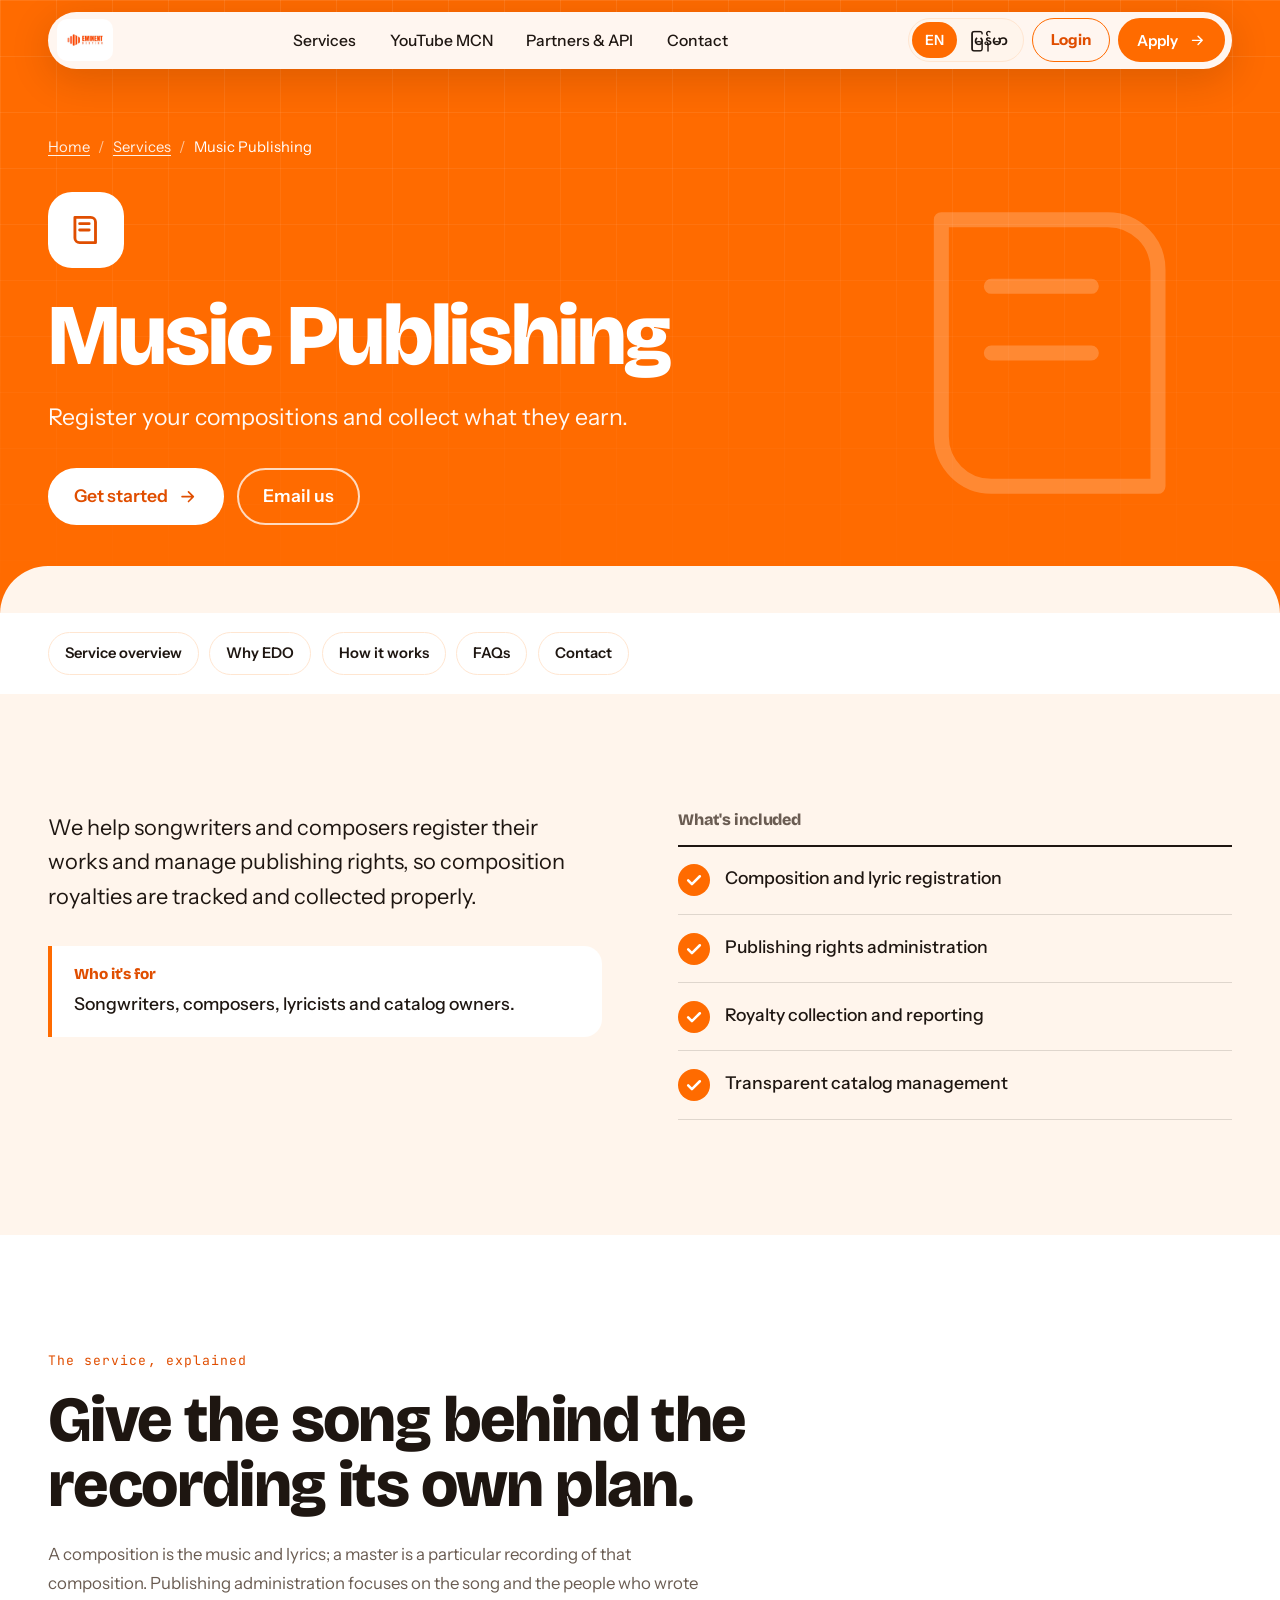
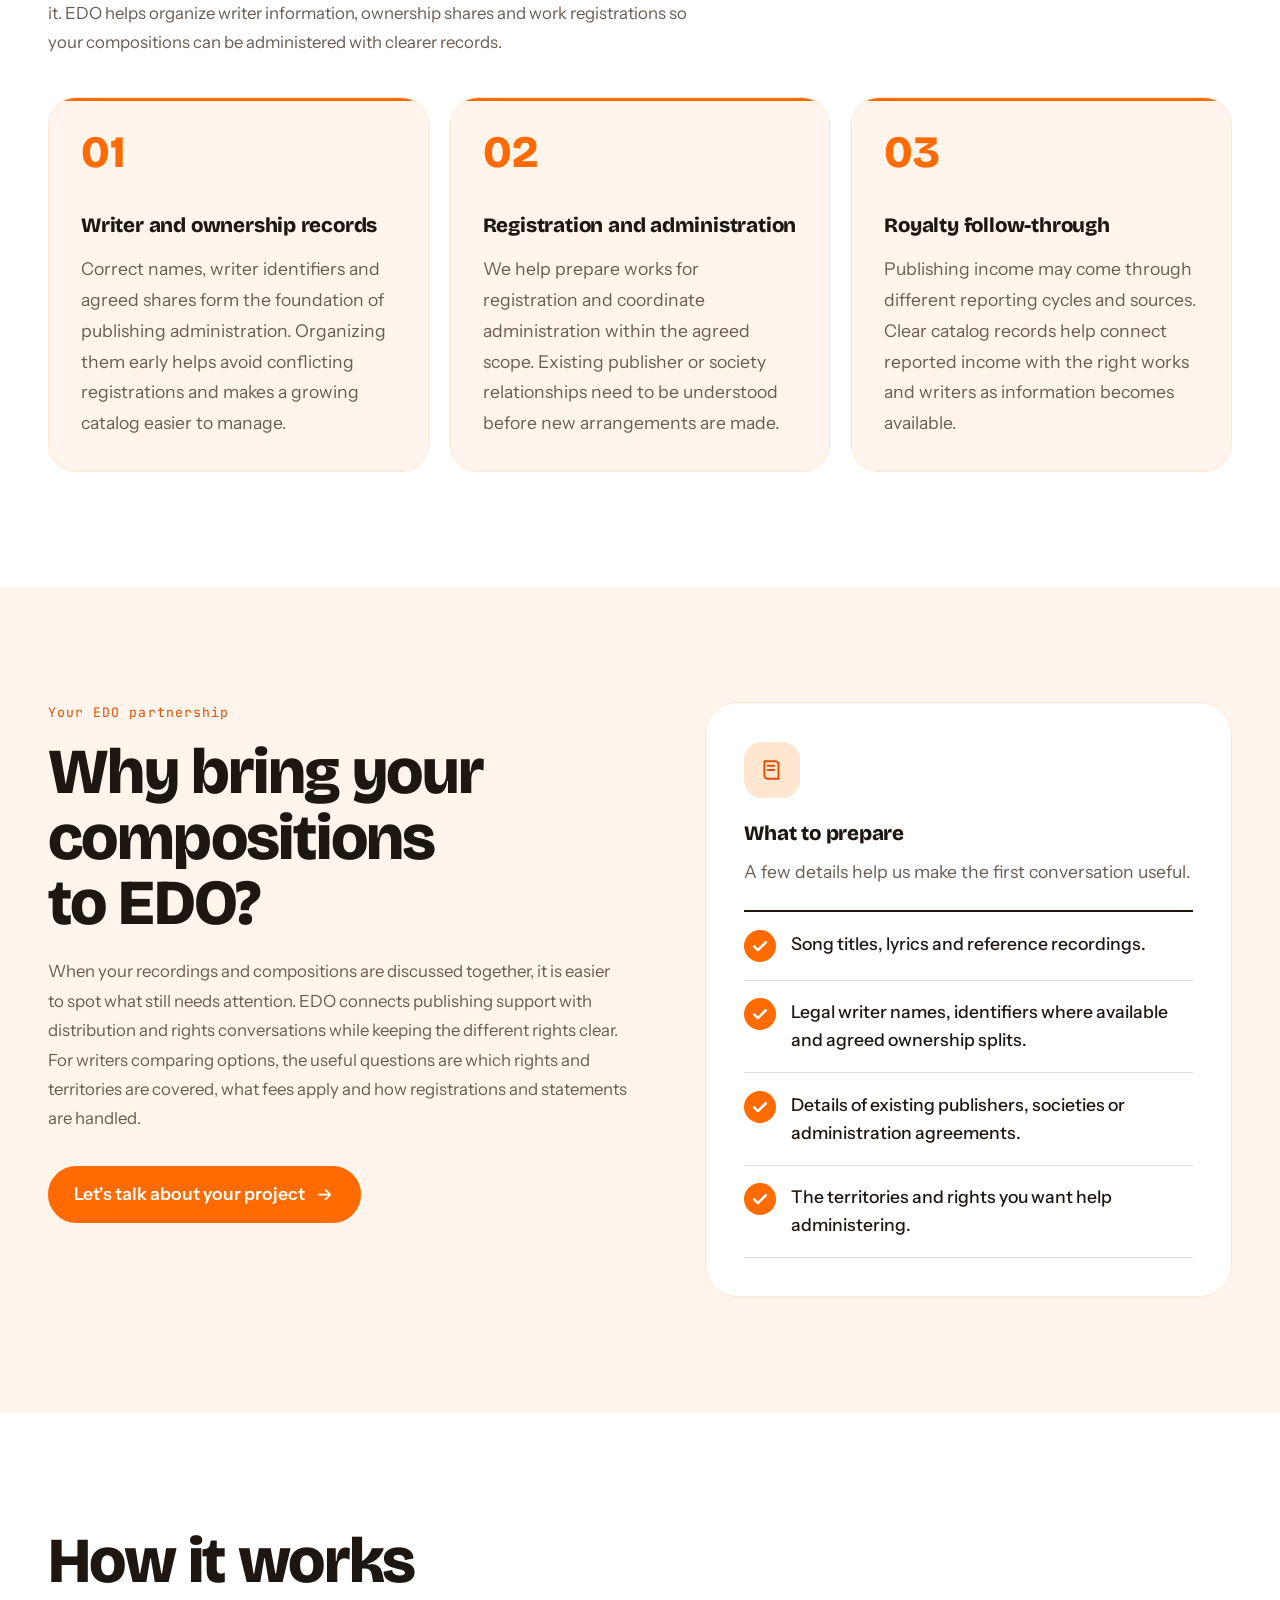
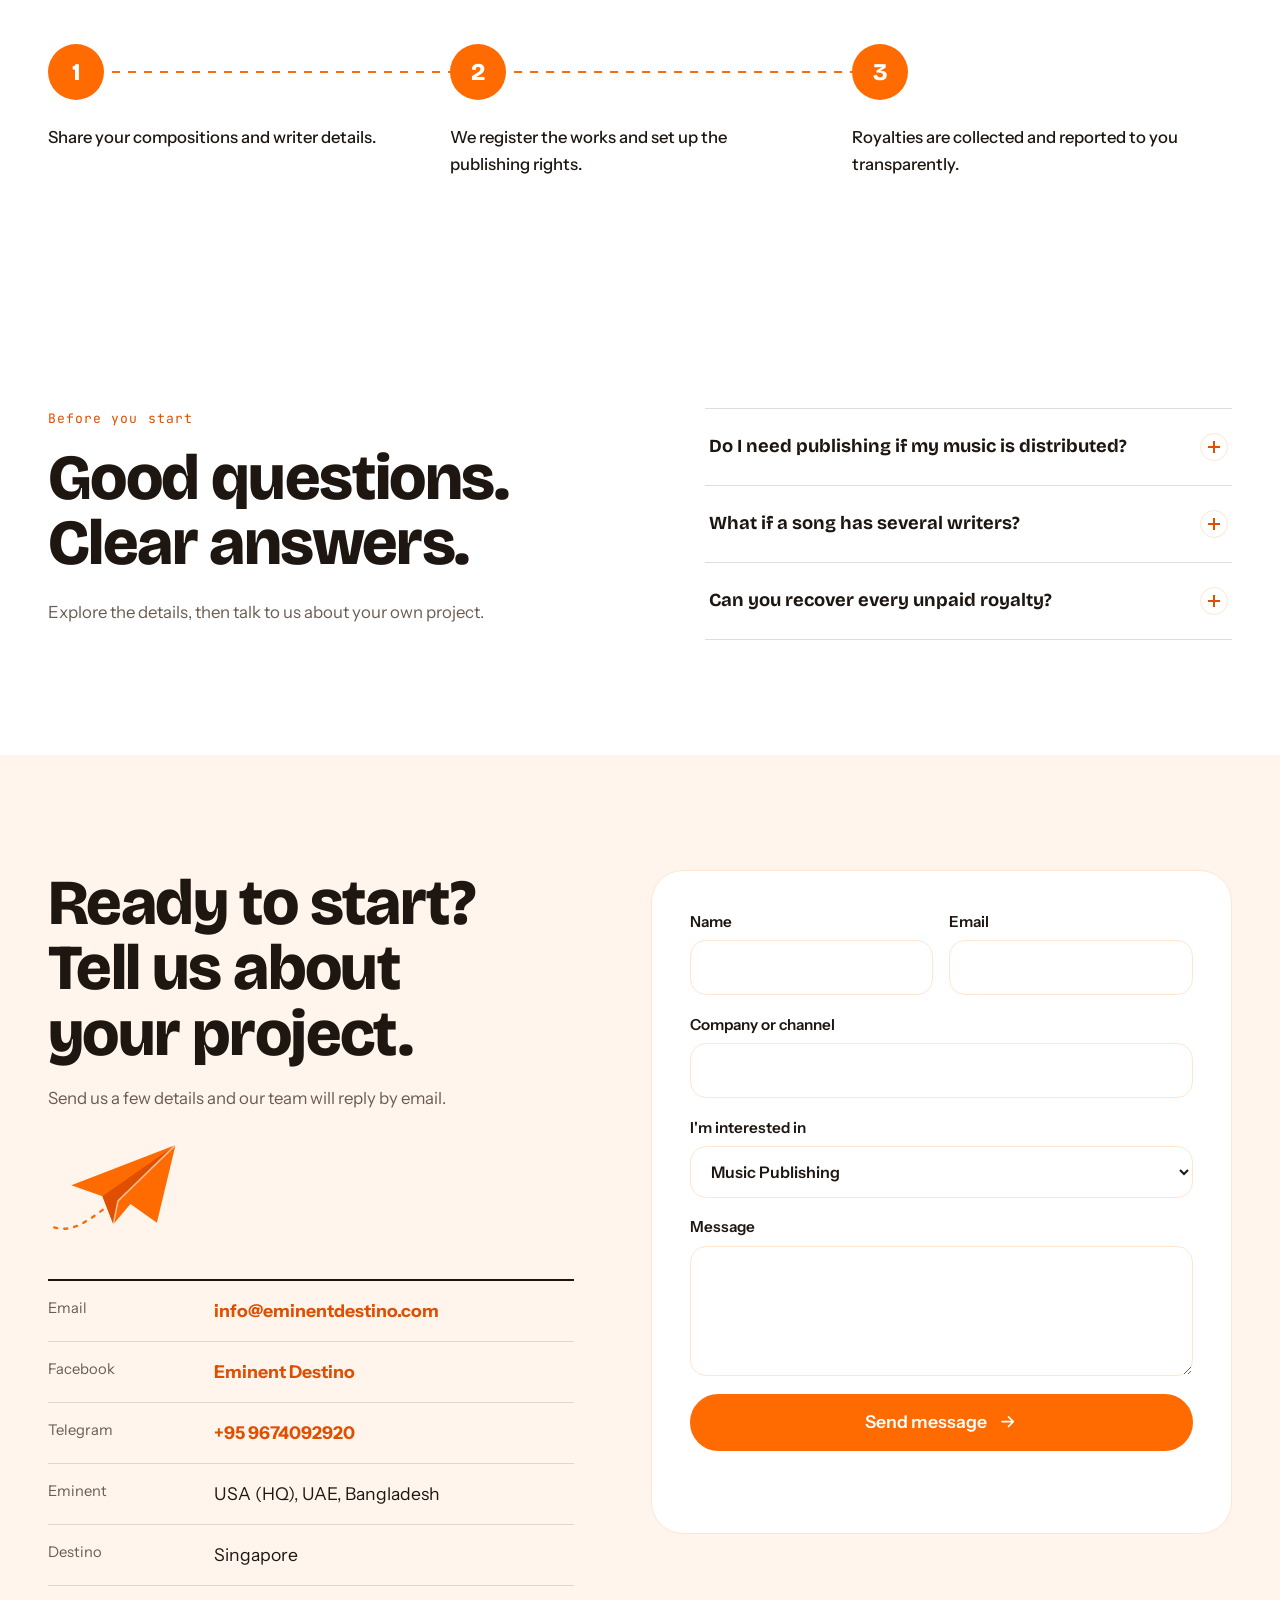
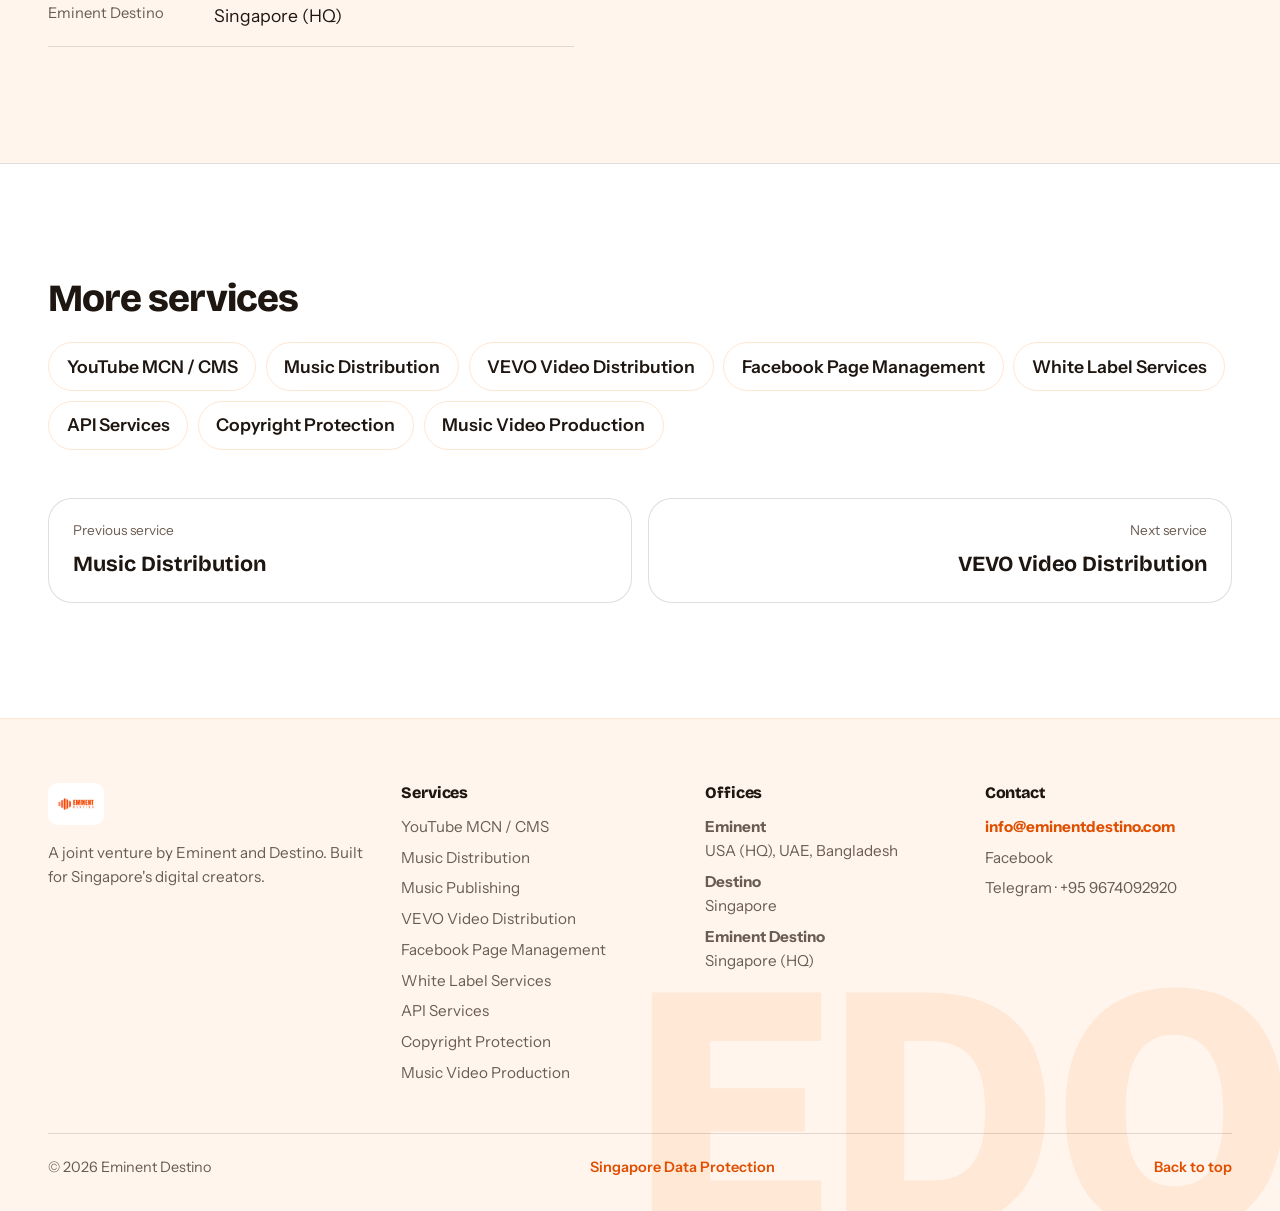
<file: services/music-publishing.html>
<!DOCTYPE html>
<html lang="en">
<head>
<meta charset="utf-8">
<meta name="viewport" content="width=device-width, initial-scale=1, viewport-fit=cover">
<meta name="referrer" content="no-referrer">
<title>Music Publishing in Singapore | Eminent Destino</title>
<meta name="description" content="Register your compositions and collect what they earn. We help songwriters and composers register their works and manage publishing rights, so composition ">
<link rel="canonical" href="https://www.eminentdestino.com/services/music-publishing.html">
<link rel="icon" type="image/png" sizes="48x48" href="/favicon-48.png">
<link rel="icon" type="image/png" sizes="192x192" href="/favicon-192.png">
<link rel="apple-touch-icon" href="/apple-touch-icon.png">
<meta property="og:title" content="Music Publishing in Singapore | Eminent Destino">
<meta property="og:description" content="Register your compositions and collect what they earn. We help songwriters and composers register their works and manage publishing rights, so composition ">
<meta property="og:type" content="website">
<meta property="og:site_name" content="Eminent Destino">
<meta property="og:url" content="https://www.eminentdestino.com/services/music-publishing.html">
<meta property="og:image" content="https://www.eminentdestino.com/assets/logo.jpg">
<meta name="twitter:card" content="summary_large_image">
<script type="application/ld+json">{"@context": "https://schema.org", "@type": "Service", "name": "Music Publishing", "description": "Register your compositions and collect what they earn. We help songwriters and composers register their works and manage publishing rights, so composition ", "url": "https://www.eminentdestino.com/services/music-publishing.html", "provider": {"@type": "Organization", "name": "Eminent Destino", "url": "https://www.eminentdestino.com/"}, "areaServed": {"@type": "Country", "name": "Singapore"}}</script>
<meta name="theme-color" content="#FF6B00">
<link rel="preconnect" href="https://fonts.googleapis.com">
<link rel="preconnect" href="https://fonts.gstatic.com" crossorigin>
<link href="https://fonts.googleapis.com/css2?family=Bricolage+Grotesque:opsz,wght@12..96,500;12..96,700;12..96,800&family=Instrument+Sans:wght@400;500;600&family=JetBrains+Mono:wght@400;500&family=Noto+Sans+Myanmar:wght@400;500;700&display=swap" rel="stylesheet">
<style>
:root{
  --orange:#FF6B00;
  --orange-deep:#E04E00;
  --orange-soft:#FFE6D1;
  --orange-tint:#FFF5EC;
  --white:#FFFFFF;
  --ink:#1E1611;
  --muted:#6A5C52;
  --line:rgba(30,22,17,.14);
  --f-display:"Bricolage Grotesque","Noto Sans Myanmar",system-ui,sans-serif;
  --f-body:"Instrument Sans","Noto Sans Myanmar",system-ui,-apple-system,"Segoe UI",sans-serif;
  --f-mono:"JetBrains Mono",ui-monospace,SFMono-Regular,Menlo,monospace;
  --gutter:clamp(1.1rem,4vw,3rem);
  --maxw:clamp(1240px,72vw,1560px);
  --space:clamp(4rem,9vw,8.5rem);
  --ease:cubic-bezier(.2,.7,.2,1);
}
*,*::before,*::after{box-sizing:border-box}
[hidden]{display:none !important}
html{scroll-behavior:smooth;-webkit-text-size-adjust:100%;scroll-padding-top:90px}
body{margin:0;background:var(--white);color:var(--ink);font-family:var(--f-body);font-size:clamp(1rem,.96rem + .2vw,1.1rem);line-height:1.6;overflow-x:hidden}
img,svg,video{display:block;max-width:100%}
a{color:inherit;text-decoration:none}
button,input,select,textarea{font:inherit;color:inherit}
h1,h2,h3,p,ul,dl,dd{margin:0}
ul{padding:0;list-style:none}
:focus-visible{outline:3px solid var(--orange-deep);outline-offset:3px;border-radius:6px}
::selection{background:var(--orange);color:#fff}
html[lang="my"] body{line-height:1.95}
html[lang="my"] h1,html[lang="my"] h2,html[lang="my"] h3{line-height:1.5;letter-spacing:0}
.wrap{width:min(var(--maxw),100% - 2*var(--gutter));margin-inline:auto}
h1,h2,h3{font-family:var(--f-display);font-weight:800;letter-spacing:-.025em;line-height:1.02}
h2{font-size:clamp(2rem,5vw,4rem);text-wrap:balance}
h3{font-size:clamp(1.1rem,1.6vw,1.4rem);letter-spacing:-.01em;line-height:1.2}
html[lang="my"] h2{font-size:clamp(1.7rem,4vw,3.2rem)}
.lead{font-size:clamp(1.05rem,1.3vw,1.25rem);color:var(--muted);max-width:60ch}
#progress{position:fixed;inset:0 auto auto 0;height:3px;width:100%;background:var(--orange);transform:scaleX(0);transform-origin:left;z-index:100}

/* The accent follows the pointer with a small easing motion. */
.cursor-orbit{position:fixed;top:0;left:0;width:14px;height:14px;border:2px solid var(--orange-deep);border-radius:50%;background:rgba(255,255,255,.92);box-shadow:0 0 0 1px rgba(255,255,255,.65),0 3px 10px rgba(30,22,17,.2);pointer-events:none;z-index:120;opacity:0;transform:translate3d(-30px,-30px,0);transition:opacity .18s ease,width .18s var(--ease),height .18s var(--ease),background .18s ease;will-change:transform}
.cursor-orbit.is-visible{opacity:1}
.cursor-orbit.is-interactive{width:18px;height:18px;background:var(--orange-soft)}
@media(hover:none),(pointer:coarse),(prefers-reduced-motion:reduce){.cursor-orbit{display:none}}

/* buttons */
.btn{--bg:var(--orange);--fg:#fff;display:inline-flex;align-items:center;justify-content:center;gap:.65rem;padding:.95rem 1.5rem;min-height:48px;border-radius:999px;background:var(--bg);color:var(--fg);font-weight:600;border:2px solid var(--bg);cursor:pointer;transition:transform .25s var(--ease),background .25s,color .25s,border-color .25s;line-height:1.3;text-align:center}
.btn svg{width:1.1em;height:1.1em;fill:none;stroke:currentColor;stroke-width:2;stroke-linecap:round;stroke-linejoin:round;transition:transform .25s var(--ease);flex:none}
.btn:hover{transform:translateY(-2px)}
.btn:hover svg{transform:translateX(4px)}
.btn--white{--bg:#fff;--fg:var(--orange-deep)}
.btn--ghost{--bg:transparent;--fg:#fff;border-color:rgba(255,255,255,.75)}
.btn--ghost:hover{background:#fff;color:var(--orange-deep);border-color:#fff}
.btn--outline{--bg:transparent;--fg:var(--ink);border-color:var(--ink)}
.btn--outline:hover{background:var(--ink);color:#fff}
.btn--sm{padding:.55rem 1.1rem;font-size:.95rem;min-height:44px}
@media (max-width:480px){.hero__cta .btn,.sp-actions .btn,.wl__cta .btn{width:100%}}

/* header */
.hdr{position:fixed;top:12px;left:0;right:0;z-index:90;pointer-events:none}
.hdr__bar{pointer-events:auto;display:flex;align-items:center;gap:.6rem;justify-content:space-between;background:rgba(255,255,255,.94);backdrop-filter:blur(16px) saturate(1.4);-webkit-backdrop-filter:blur(16px) saturate(1.4);border-radius:999px;padding:.4rem .45rem .4rem .55rem;box-shadow:0 10px 40px rgba(30,10,0,.16)}
.logo{display:flex;align-items:center;gap:.6rem;font-family:var(--f-display);font-weight:800;min-width:0}
.logo__img{display:none;height:42px;width:auto;max-width:180px;object-fit:contain;border-radius:10px}
.logo.has-img .logo__img{display:block}
.logo.has-img .logo__fb{display:none}
.logo__fb{display:flex;align-items:center;gap:.55rem}
.logo__fb b{background:var(--orange);color:#fff;padding:.4rem .7rem;border-radius:12px;font-size:1.05rem;letter-spacing:.02em}
.logo__fb em{font-style:normal;font-size:1rem;white-space:nowrap}
@media (max-width:560px){.hdr .logo__fb em{display:none}.hdr .logo__img{max-width:42vw;height:38px}}
.nav{display:flex;gap:.2rem}
.nav a{padding:.55rem .95rem;border-radius:999px;font-weight:500;font-size:.98rem;transition:background .2s,color .2s;white-space:nowrap}
.nav a:hover{background:var(--orange-soft);color:var(--orange-deep)}
.hdr__end{display:flex;align-items:center;gap:.45rem}
.lang{display:inline-flex;background:var(--orange-tint);border:1px solid var(--orange-soft);border-radius:999px;padding:3px}
.lang button{border:0;background:transparent;padding:.4rem .8rem;min-height:36px;border-radius:999px;cursor:pointer;font-weight:600;font-size:.88rem;transition:background .2s,color .2s}
.lang button[aria-pressed="true"]{background:var(--orange);color:#fff}
.burger{display:none;width:44px;height:44px;border-radius:50%;border:0;background:var(--orange-tint);cursor:pointer;position:relative;flex:none}
.burger span{position:absolute;left:12px;right:12px;height:2px;background:var(--ink);border-radius:2px;transition:transform .3s var(--ease),top .3s var(--ease),opacity .2s}
.burger span:nth-child(1){top:16px}.burger span:nth-child(2){top:21px}.burger span:nth-child(3){top:26px}
.burger[aria-expanded="true"] span:nth-child(1){top:21px;transform:rotate(45deg)}
.burger[aria-expanded="true"] span:nth-child(2){opacity:0}
.burger[aria-expanded="true"] span:nth-child(3){top:21px;transform:rotate(-45deg)}
.mmenu{pointer-events:auto;display:none;margin-top:10px;background:#fff;border-radius:28px;padding:.75rem;box-shadow:0 20px 50px rgba(30,10,0,.2);max-height:calc(100svh - 100px);overflow:auto}
.mmenu.open{display:block}
.mmenu a{display:block;padding:.9rem 1.1rem;border-radius:16px;font-weight:600;font-size:1.1rem}
.mmenu a:hover{background:var(--orange-tint)}
@media (max-width:1020px){.nav,.hdr__end .btn{display:none}.burger{display:block}}

/* hero */
.hero{position:relative;min-height:100vh;min-height:100svh;color:#fff;display:flex;align-items:flex-end;isolation:isolate;overflow:hidden;background:linear-gradient(135deg,#FF8A2B,#E04E00 60%,#B93A00)}
.hero__media{position:absolute;inset:0;z-index:-2;background:linear-gradient(135deg,#FF8A2B,#E04E00 60%,#B93A00)}
.hero__media::before{content:"";position:absolute;inset:-20%;background:radial-gradient(circle at 30% 30%,rgba(255,255,255,.32),transparent 40%),radial-gradient(circle at 75% 65%,rgba(255,200,120,.42),transparent 45%);animation:drift 14s ease-in-out infinite alternate}
@keyframes drift{to{transform:translate3d(6%,4%,0) scale(1.15)}}
.hero__media video{position:absolute;inset:0;width:100%;height:100%;object-fit:cover;object-position:center;opacity:0;transition:opacity 1s ease}
.hero.video-ready .hero__media video{opacity:1}
.hero.video-ready .hero__media::before{opacity:0}
.hero__shade{position:absolute;inset:0;z-index:-1;background:
  linear-gradient(180deg,rgba(20,8,0,.5) 0%,rgba(20,8,0,0) 26%,rgba(20,8,0,0) 40%,rgba(20,8,0,.8) 100%),
  linear-gradient(90deg,rgba(255,107,0,.3),transparent 62%)}
@media (max-width:700px){.hero__shade{background:linear-gradient(180deg,rgba(20,8,0,.55) 0%,rgba(20,8,0,.1) 25%,rgba(20,8,0,.55) 55%,rgba(20,8,0,.88) 100%)}}
.eqbars{position:absolute;right:var(--gutter);bottom:150px;display:none;gap:6px;align-items:flex-end;height:150px;z-index:-1}
.hero.no-video:not(.video-ready) .eqbars{display:flex}
.eqbars i{display:block;width:8px;height:100%;border-radius:8px;background:rgba(255,255,255,.75);transform-origin:bottom;animation:bar 1.2s ease-in-out infinite alternate}
@keyframes bar{from{transform:scaleY(.12)}to{transform:scaleY(1)}}
@media (max-width:700px){.eqbars{height:90px;bottom:170px;gap:4px}.eqbars i{width:6px}}
.hero__inner{width:min(var(--maxw),100% - 2*var(--gutter));padding-block:8.5rem 9.5rem}
@media (max-width:700px){.hero__inner{padding-block:7.5rem 9rem}}
.hero__badge{display:inline-flex;align-items:center;gap:.6rem;background:rgba(255,255,255,.18);border:1px solid rgba(255,255,255,.45);backdrop-filter:blur(8px);-webkit-backdrop-filter:blur(8px);padding:.5rem 1rem;border-radius:999px;font-size:.92rem;font-weight:500;max-width:100%}
.hero__badge i{width:8px;height:8px;border-radius:50%;background:#fff;box-shadow:0 0 0 0 rgba(255,255,255,.8);animation:ping 2s infinite;flex:none}
@keyframes ping{70%{box-shadow:0 0 0 10px rgba(255,255,255,0)}100%{box-shadow:0 0 0 0 rgba(255,255,255,0)}}
.hero h1{font-size:clamp(2.7rem,9vw,8rem);margin-top:1.4rem;text-wrap:balance;text-shadow:0 2px 30px rgba(0,0,0,.3)}
html[lang="my"] .hero h1{font-size:clamp(2.1rem,6.2vw,5.2rem)}
.hero h1 span{display:block}
.hero__lead{margin-top:1.5rem;max-width:58ch;font-size:clamp(1.02rem,1.5vw,1.3rem);color:rgba(255,255,255,.96);text-shadow:0 1px 16px rgba(0,0,0,.4)}
.hero__cta{display:flex;flex-wrap:wrap;gap:.8rem;margin-top:2rem}
.playbtn{position:absolute;left:50%;top:44%;transform:translate(-50%,-50%);border:0;cursor:pointer;background:#fff;color:var(--orange-deep);font-weight:700;padding:1rem 1.6rem;border-radius:999px;display:flex;align-items:center;gap:.6rem;box-shadow:0 20px 50px rgba(0,0,0,.35);z-index:2}
.playbtn svg{width:20px;height:20px;fill:currentColor}
.hero::after{content:"";position:absolute;left:0;right:0;bottom:-1px;height:56px;background:#fff;border-radius:56px 56px 0 0}
@media (max-width:700px){.hero::after{height:36px;border-radius:36px 36px 0 0}}
.js .hero [data-in]{opacity:0;transform:translateY(38px);filter:blur(8px);animation:heroIn 1s var(--ease) forwards;animation-delay:calc(var(--i,0) * .12s + .25s)}
@keyframes heroIn{to{opacity:1;transform:none;filter:none}}
@media (orientation:landscape) and (max-height:520px){.hero__inner{padding-block:6.5rem 7rem}.hero h1{font-size:clamp(2rem,7vw,4rem)}.hero__lead{display:none}}

/* marquee */
.marquee{background:var(--orange);color:#fff;overflow:hidden;padding:1.05rem 0;margin-top:-1px}
.marquee__track{display:flex;width:max-content;animation:scroll 70s linear infinite}
.marquee:hover .marquee__track{animation-play-state:paused}
.marquee__item{display:flex;align-items:center;font-family:var(--f-display);font-weight:700;font-size:clamp(1rem,1.8vw,1.5rem);white-space:nowrap}
.marquee__item::after{content:"✦";margin-inline:1.6rem;font-size:.8em;opacity:.8}
@keyframes scroll{to{transform:translateX(-50%)}}

/* sections */
.sec{padding-block:var(--space)}
.sec--tint{background:var(--orange-tint)}
.js [data-reveal]{opacity:0;transform:translateY(26px);transition:opacity .8s var(--ease),transform .8s var(--ease);transition-delay:var(--d,0s)}
.js [data-reveal].in{opacity:1;transform:none}

/* Service chooser and MCN detail. Motion follows the existing reveal system. */
.explorer{display:grid;grid-template-columns:minmax(220px,.8fr) 1.6fr;gap:1rem;align-items:start;margin:-.4rem 0 2rem;padding:clamp(1.2rem,3vw,2rem);border:1px solid var(--orange-soft);border-radius:28px;background:#fff;box-shadow:0 14px 38px rgba(60,28,10,.05)}
.explorer__intro p{font:500 .77rem var(--f-mono);letter-spacing:.08em;color:var(--orange-deep);margin-bottom:.65rem}
.explorer__intro h3{font-size:clamp(1.3rem,2vw,1.8rem)}
.explorer__choices{display:flex;flex-wrap:wrap;gap:.6rem}
.explorer__choices button{border:1px solid var(--line);border-radius:999px;background:#fff;padding:.65rem 1rem;cursor:pointer;min-height:44px;font-weight:600;transition:background .22s,border-color .22s,color .22s,transform .22s}
.explorer__choices button:hover{transform:translateY(-2px);border-color:var(--orange)}
.explorer__choices button[aria-pressed=true]{background:var(--ink);border-color:var(--ink);color:#fff}
.explorer__result{grid-column:2;display:flex;align-items:center;justify-content:space-between;gap:1.5rem;border-top:1px solid var(--line);padding-top:1rem}
.explorer__result strong{font-family:var(--f-display);font-size:1.14rem}
.explorer__result p{color:var(--muted);font-size:.94rem;line-height:1.5;margin-top:.2rem}
.explorer__result .go{flex:none}
@media(max-width:800px){.explorer{grid-template-columns:1fr}.explorer__result{grid-column:1;align-items:flex-start;flex-direction:column;gap:.7rem}}

.mcn-story__heading{max-width:850px;margin-bottom:2.4rem}
.mcn-story__heading .lead{margin-top:1.3rem;line-height:1.75}
.mcn-pains{display:grid;grid-template-columns:repeat(3,minmax(0,1fr));gap:1rem}
.mcn-pains article{border:1px solid var(--line);border-radius:24px;padding:clamp(1.3rem,2vw,2.1rem);background:#fff}
.mcn-pains article>span{display:block;font:500 .9rem var(--f-mono);color:var(--orange-deep);margin-bottom:2.2rem}
.mcn-pains h3{margin-bottom:.7rem}.mcn-pains p,.mcn-benefits p{color:var(--muted);line-height:1.7}
.mcn-bridge{display:flex;align-items:center;gap:clamp(1.2rem,4vw,3rem);margin-top:1rem;padding:clamp(1.5rem,4vw,3rem);background:var(--ink);color:#fff;border-radius:26px}
.mcn-bridge__mark{font-family:var(--f-display);font-size:clamp(2.4rem,7vw,5rem);font-weight:800;letter-spacing:-.07em;color:var(--orange);line-height:1}
.mcn-bridge h3{margin-bottom:.5rem}.mcn-bridge p{color:#e4dcd6;max-width:75ch}
.mcn-oo{background:#fff}
.mcn-oo__grid{display:grid;grid-template-columns:repeat(3,minmax(0,1fr));gap:1rem}
.mcn-oo__grid article{background:var(--orange-tint);border:1px solid var(--orange-soft);border-radius:24px;padding:clamp(1.3rem,2.5vw,2.2rem)}
.mcn-oo__grid article>span{font:500 .82rem var(--f-mono);color:var(--orange-deep)}
.mcn-oo__grid h3{margin:1.2rem 0 .6rem}.mcn-oo__grid p{color:var(--muted);line-height:1.7}
.mcn-settlement{display:flex;gap:1.5rem;align-items:baseline;border-top:1px solid var(--line);padding:1.5rem 0 2rem}
.mcn-settlement h3{flex:0 0 25%}.mcn-settlement p{color:var(--muted)}
.mcn-tax-policy{display:flex;align-items:center;gap:1.4rem;margin-top:1rem;border:1px solid var(--orange-soft);border-radius:22px;background:#fff;padding:1.2rem 1.6rem}
.mcn-tax-policy strong{font-family:var(--f-display);font-size:clamp(2.8rem,5vw,4.5rem);line-height:1;color:var(--orange-deep);letter-spacing:-.06em}
.mcn-tax-policy h3{font-size:1.1rem;margin-bottom:.3rem}.mcn-tax-policy p{color:var(--muted);font-size:.93rem}
.mcn-timeline{display:grid;grid-template-columns:repeat(3,1fr);gap:1rem;margin-bottom:1.5rem}
.mcn-timeline>div{position:relative;background:#fff;border:1px solid var(--orange-soft);border-radius:22px;padding:1.5rem;overflow:hidden}
.mcn-timeline>div:before{content:"";position:absolute;inset:0 auto auto 0;width:100%;height:3px;background:var(--orange);transform:scaleX(0);transform-origin:left;transition:transform .8s var(--ease)}
.mcn-timeline.in>div:before{transform:scaleX(1)}
.mcn-timeline>div:nth-child(2):before{transition-delay:.15s}.mcn-timeline>div:nth-child(3):before{transition-delay:.3s}
.mcn-timeline span{font:500 .83rem var(--f-mono);color:var(--orange-deep)}
.mcn-timeline h3{margin:1.2rem 0 .6rem}.mcn-timeline p{color:var(--muted);font-size:.94rem}
.mcn-calculator{display:grid;grid-template-columns:1fr 1fr;gap:2rem;background:var(--ink);color:#fff;border-radius:26px;padding:clamp(1.5rem,4vw,3rem);align-items:center}
.mcn-calculator h3{font-size:clamp(1.4rem,2.3vw,2rem)}.mcn-calculator p{color:#e4dcd6;margin:.75rem 0 1.3rem}
.mcn-calculator label{display:block;font-size:.88rem;margin-bottom:.35rem}
.mcn-calculator__input{display:flex;align-items:center;gap:.5rem;background:#fff;color:var(--ink);border-radius:12px;padding:.35rem .9rem;max-width:300px}
.mcn-calculator__input input{min-width:0;width:100%;border:0;outline:0;background:transparent;padding:.5rem 0;font-size:1.3rem}
.mcn-calculator__result{border-left:1px solid rgba(255,255,255,.25);padding-left:2rem}
.mcn-calculator__result output{display:block;color:#ff9e55;font-family:var(--f-display);font-size:clamp(2.8rem,6vw,5.5rem);font-weight:800;line-height:1.1;letter-spacing:-.06em;font-variant-numeric:tabular-nums}
.mcn-calculator__result p:last-child{font-size:.85rem;line-height:1.55;margin-bottom:0}
.mcn-note{max-width:95ch;margin-top:1.2rem;font-size:.88rem;line-height:1.65;color:var(--muted)}
.mcn-benefits{display:grid;grid-template-columns:repeat(3,minmax(0,1fr));gap:1rem}
.mcn-benefits article{border-top:2px solid var(--ink);padding:1.6rem .7rem 1.2rem 0}
.mcn-benefits article>span{display:block;color:var(--orange);font-size:1.2rem;margin-bottom:1.2rem;transition:transform .35s var(--ease)}
.mcn-benefits article:hover>span{transform:rotate(60deg)}
.mcn-benefits h3{margin-bottom:.6rem}
.mcn-addons{margin-top:2rem;border-radius:24px;background:var(--orange-tint);padding:1.6rem 2rem;display:flex;align-items:center;gap:2rem}
.mcn-addons h3{flex:0 0 30%}.mcn-addons p{color:var(--muted)}
.mcn-join__grid{display:grid;grid-template-columns:1.25fr .75fr;gap:clamp(2rem,5vw,5rem);align-items:start}
.mcn-join .lead{margin-top:1.4rem}.mcn-join .btn{margin-top:2rem}
.mcn-examples{display:grid;grid-template-columns:1fr 1fr;gap:1rem;margin-top:2rem}
.mcn-examples>div{background:#fff;border:1px solid var(--orange-soft);padding:1.3rem;border-radius:18px}
.mcn-examples h3{font-size:1.02rem;margin-bottom:.5rem}.mcn-examples p{color:var(--muted);font-size:.92rem}
.mcn-criteria{background:#fff;border:1px solid var(--orange-soft);border-radius:24px;padding:clamp(1.5rem,3vw,2.5rem)}
.mcn-criteria h3{margin-bottom:1.3rem}.mcn-criteria li{padding:.85rem 0 .85rem 1.5rem;border-top:1px solid var(--line);position:relative;color:var(--muted)}
.mcn-criteria li:before{content:"✓";position:absolute;left:0;color:var(--orange-deep);font-weight:700}
.mcn-b2b__grid{display:grid;grid-template-columns:1.2fr .8fr;gap:clamp(2rem,5vw,5rem);align-items:end}
.mcn-b2b .lead{margin-top:1.4rem}.mcn-b2b__action p{color:var(--muted);margin-bottom:1.5rem}
.mcn-sources{padding-block:1.2rem 2rem;font-size:.8rem;color:var(--muted)}.mcn-sources a{color:var(--orange-deep);text-decoration:underline;text-underline-offset:3px}
@media(max-width:900px){.mcn-pains,.mcn-benefits,.mcn-oo__grid{grid-template-columns:repeat(2,minmax(0,1fr))}.mcn-timeline{grid-template-columns:1fr}.mcn-join__grid,.mcn-b2b__grid{grid-template-columns:1fr}}
@media(max-width:600px){.mcn-pains,.mcn-benefits,.mcn-oo__grid,.mcn-examples,.mcn-calculator{grid-template-columns:1fr}.mcn-bridge{align-items:flex-start;flex-direction:column}.mcn-calculator__result{border-left:0;border-top:1px solid rgba(255,255,255,.25);padding:1.5rem 0 0}.mcn-addons{display:block}.mcn-addons p{margin-top:.7rem}.mcn-story__heading{margin-bottom:1.5rem}.mcn-settlement{display:block}.mcn-settlement p{margin-top:.7rem}}

/* about */
.about{display:grid;grid-template-columns:1.15fr .85fr;gap:clamp(2rem,6vw,6rem);align-items:start}
.about h2{margin-bottom:1.5rem}
.about p{color:var(--muted);max-width:58ch}
.eq{display:flex;flex-wrap:wrap;align-items:center;gap:.7rem;margin-top:2rem;font-family:var(--f-display);font-weight:800}
.eq b{padding:.6rem 1.05rem;border-radius:999px;border:2px solid var(--ink);font-size:1rem}
.eq b.edo{background:var(--orange);border-color:var(--orange);color:#fff}
.eq span{font-size:1.5rem;color:var(--orange)}
.stats{display:grid;grid-template-columns:1fr 1fr;border-top:2px solid var(--ink)}
.stat{padding:1.5rem 0;border-bottom:1px solid var(--line);min-width:0}
.stat:nth-child(odd){padding-right:1rem;border-right:1px solid var(--line)}
.stat:nth-child(even){padding-left:1.2rem}
.stat b{display:block;font-family:var(--f-display);font-size:clamp(2.2rem,4.4vw,3.6rem);line-height:1.1;color:var(--orange);letter-spacing:-.03em}
.stat b.sm{font-size:clamp(1.35rem,2.6vw,2.1rem);padding-block:.45rem}
.stat span{display:block;margin-top:.5rem;color:var(--muted);font-size:.98rem;line-height:1.4}
.ents{display:grid;grid-template-columns:1fr 1fr;gap:1rem;margin-top:clamp(2.5rem,5vw,4rem)}
.ent{background:#fff;border:1.5px solid var(--line);border-radius:28px;padding:clamp(1.4rem,2.6vw,2.2rem);transition:border-color .3s,transform .4s var(--ease)}
.ent:hover{border-color:var(--orange);transform:translateY(-4px)}
.ent--a{background:var(--orange-tint);border-color:var(--orange-soft)}
.ent h3{font-size:clamp(1.3rem,2vw,1.7rem)}
.ent p{margin-top:.7rem;color:var(--muted);max-width:46ch}
.tags{display:flex;flex-wrap:wrap;gap:.45rem;margin-top:1.2rem}
.tags li{background:var(--orange);color:#fff;font-weight:600;font-size:.85rem;padding:.3rem .8rem;border-radius:999px}
.ent--b .tags li{background:var(--ink)}
@media (max-width:860px){.about,.ents{grid-template-columns:1fr}}

/* MCN */
.mcn{display:grid;grid-template-columns:.9fr 1.1fr;gap:clamp(2rem,6vw,6rem);align-items:start}
.mcn__side{position:sticky;top:110px}
.mcn__side h2{margin-bottom:1.3rem}
.mcn__side .btn{margin-top:2rem}
.rows{border-top:1px solid var(--line)}
.row{position:relative;display:grid;grid-template-columns:56px 1fr;gap:1.2rem;padding:1.6rem 0;border-bottom:1px solid var(--line)}
.row::after{content:"";position:absolute;left:0;bottom:-1px;height:2px;width:100%;background:var(--orange);transform:scaleX(0);transform-origin:left;transition:transform 1.1s var(--ease) .2s}
.row.in::after{transform:scaleX(1)}
.ico{width:56px;height:56px;border-radius:18px;background:var(--orange-soft);color:var(--orange-deep);display:grid;place-items:center;transition:background .3s,color .3s,transform .3s var(--ease);flex:none}
.ico svg{width:26px;height:26px;fill:none;stroke:currentColor;stroke-width:1.8;stroke-linecap:round;stroke-linejoin:round}
.row:hover .ico{background:var(--orange);color:#fff;transform:rotate(-6deg)}
.row p{margin-top:.5rem;color:var(--muted);max-width:60ch}
@media (max-width:900px){.mcn{grid-template-columns:1fr}.mcn__side{position:static}}
@media (max-width:480px){.row{grid-template-columns:44px 1fr;gap:.9rem}.row .ico{width:44px;height:44px;border-radius:14px}.row .ico svg{width:22px;height:22px}}

/* services bento */
.svc-head{display:flex;justify-content:space-between;align-items:end;gap:2rem;flex-wrap:wrap;margin-bottom:clamp(2rem,4vw,3.5rem)}
.svc-head p{max-width:44ch;color:var(--muted)}
.bento{display:grid;grid-template-columns:repeat(6,1fr);gap:1rem}
.tile{--mx:50%;--my:50%;position:relative;overflow:hidden;border:1.5px solid var(--line);border-radius:28px;padding:clamp(1.3rem,2.4vw,2.1rem);background:#fff;display:flex;flex-direction:column;justify-content:space-between;gap:2rem;min-height:250px;transition:transform .4s var(--ease),border-color .3s,box-shadow .4s;grid-column:span 2}
.tile::before{content:"";position:absolute;inset:0;background:radial-gradient(420px circle at var(--mx) var(--my),rgba(255,107,0,.16),transparent 60%);opacity:0;transition:opacity .3s;pointer-events:none}
.tile:hover{transform:translateY(-5px);border-color:var(--orange);box-shadow:0 24px 50px -24px rgba(255,107,0,.55)}
.tile:hover::before{opacity:1}
.tile > *{position:relative}
.tile p{margin-top:.6rem;color:var(--muted);max-width:44ch;font-size:.98rem}
.tile:hover .ico{background:var(--orange);color:#fff;transform:rotate(-6deg)}
.tile__top{display:flex;justify-content:space-between;align-items:flex-start;gap:1rem}
.who{font-size:.78rem;font-weight:700;background:var(--ink);color:#fff;padding:.3rem .7rem;border-radius:999px;max-width:14rem;text-align:center;line-height:1.35}
.go{display:inline-flex;align-items:center;gap:.5rem;font-weight:600;color:var(--orange-deep)}
.go svg{width:1.1em;height:1.1em;fill:none;stroke:currentColor;stroke-width:2;stroke-linecap:round;stroke-linejoin:round;transition:transform .25s var(--ease)}
.tile:hover .go svg{transform:translateX(5px)}
.tile--hot{background:var(--orange);border-color:var(--orange);color:#fff;grid-column:span 4}
.tile--hot p{color:rgba(255,255,255,.92)}
.tile--hot .ico{background:rgba(255,255,255,.22);color:#fff}
.tile--hot .go{color:#fff}
.tile--hot::before{background:radial-gradient(420px circle at var(--mx) var(--my),rgba(255,255,255,.28),transparent 60%)}
.tile--hot:hover{box-shadow:0 24px 60px -20px rgba(224,78,0,.8)}
.tile--soft{background:var(--orange-tint);border-color:var(--orange-soft)}
.tile--half{grid-column:span 3}
.js .tile[data-reveal].in{transition:transform .4s var(--ease),border-color .3s,box-shadow .4s,opacity .8s var(--ease);transition-delay:0s}
.js .tile[data-reveal].in:hover{transform:translateY(-5px)}
@media (max-width:980px){.tile{grid-column:span 3}.tile--hot{grid-column:span 6}}
@media (max-width:620px){.bento{grid-template-columns:1fr}.tile,.tile--hot,.tile--half{grid-column:auto;min-height:0}}

/* white label / API band */
.wl{position:relative;background:var(--orange);color:#fff;overflow:hidden;isolation:isolate}
.wl::before{content:"";position:absolute;inset:0;z-index:-1;background-image:linear-gradient(rgba(255,255,255,.09) 1px,transparent 1px),linear-gradient(90deg,rgba(255,255,255,.09) 1px,transparent 1px);background-size:56px 56px;mask-image:linear-gradient(180deg,transparent,#000 25%,#000 75%,transparent);-webkit-mask-image:linear-gradient(180deg,transparent,#000 25%,#000 75%,transparent)}
.wl::after{content:"";position:absolute;width:60vw;height:60vw;right:-20vw;top:-25vw;border-radius:50%;background:radial-gradient(circle,rgba(255,255,255,.28),transparent 65%);z-index:-1;animation:drift 16s ease-in-out infinite alternate}
.wl__grid{display:grid;grid-template-columns:1fr 1fr;gap:clamp(2rem,5vw,5rem);align-items:start}
.wl h2{margin-bottom:1.3rem}
.wl .lead{color:rgba(255,255,255,.93)}
.feats{display:grid;grid-template-columns:1fr 1fr;gap:1.4rem 1.6rem;margin-top:2.2rem}
.feat{display:grid;grid-template-columns:28px 1fr;gap:.7rem}
.feat svg{width:28px;height:28px;padding:5px;border-radius:50%;background:#fff;color:var(--orange-deep);fill:none;stroke:currentColor;stroke-width:3;stroke-linecap:round;stroke-linejoin:round;margin-top:.15rem}
.feat h3{font-size:1.05rem}
.feat p{margin-top:.25rem;font-size:.95rem;color:rgba(255,255,255,.9);line-height:1.5}
html[lang="my"] .feat p{line-height:1.8}
.wl__cta{display:flex;flex-wrap:wrap;gap:.8rem;margin-top:2.2rem}
.code{background:#1B130E;border-radius:24px;box-shadow:0 40px 80px -30px rgba(60,15,0,.7);overflow:hidden;color:#F4E9E0;font-family:var(--f-mono);font-size:.84rem;min-width:0}
.code__bar{display:flex;align-items:center;gap:.4rem;padding:.8rem 1rem;background:#2A1D15;overflow-x:auto}
.code__bar i{width:11px;height:11px;border-radius:50%;background:#FF6B00;flex:none}
.code__bar i:nth-child(2){background:#FFB46B}.code__bar i:nth-child(3){background:#fff}
.tabs{display:flex;gap:.3rem;margin-left:.6rem}
.tabs button{border:0;background:transparent;color:#C8B5A6;padding:.4rem .8rem;border-radius:999px;cursor:pointer;font-family:var(--f-body);font-size:.85rem;white-space:nowrap;min-height:34px}
.tabs button[aria-selected="true"]{background:var(--orange);color:#fff}
.code pre{margin:0;padding:1.2rem 1.3rem;white-space:pre-wrap;word-break:break-word;line-height:1.65;min-height:210px}
.code .lbl{display:block;color:#FFB46B;font-family:var(--f-body);font-size:.75rem;margin-bottom:.4rem;font-weight:600}
.code .req{border-bottom:1px dashed rgba(255,255,255,.16)}
.code .res{color:#fff;min-height:150px}
.code .k{color:#FFB46B}.code .s{color:#FFE0C2}.code .m{color:#7FE0A8}
.code .ln{display:block;animation:ln .35s var(--ease) both}
@keyframes ln{from{opacity:0;transform:translateX(-8px)}}
.code__note{padding:.75rem 1.3rem 1rem;font-family:var(--f-body);font-size:.8rem;color:#B59F90}
@media (max-width:980px){.wl__grid{grid-template-columns:1fr}}
@media (max-width:520px){.feats{grid-template-columns:1fr}.code{font-size:.78rem}}
.flow{display:grid;grid-template-columns:1fr 90px 1fr 90px 1fr;align-items:center;margin-top:clamp(3rem,6vw,5rem)}
.flow--solo{margin-top:2.5rem}
.node{background:#fff;color:var(--ink);border-radius:26px;padding:1.4rem;box-shadow:0 24px 50px -28px rgba(80,20,0,.7)}
.node h3{font-size:1.15rem}
.node p{color:var(--muted);font-size:.92rem;margin-top:.3rem}
.node--hub{text-align:center;background:var(--ink);color:#fff;border-radius:50%;aspect-ratio:1;display:grid;place-content:center;padding:1rem;position:relative;max-width:260px;margin-inline:auto;width:100%}
.node--hub::before,.node--hub::after{content:"";position:absolute;inset:-10px;border-radius:50%;border:2px solid rgba(255,255,255,.7);animation:ring 3s ease-out infinite}
.node--hub::after{animation-delay:1.5s}
@keyframes ring{from{transform:scale(.96);opacity:.9}to{transform:scale(1.18);opacity:0}}
.node--hub b{font-family:var(--f-display);font-size:clamp(2rem,4vw,3rem);color:var(--orange);letter-spacing:-.03em;line-height:1}
.node--hub p{color:#E7D6C8}
.dests{display:flex;flex-wrap:wrap;gap:.45rem;margin-top:.9rem}
.dests li{background:var(--orange-tint);border:1px solid var(--orange-soft);color:var(--orange-deep);font-weight:600;font-size:.88rem;padding:.35rem .75rem;border-radius:999px}
.link{height:4px;border-radius:4px;background:repeating-linear-gradient(90deg,#fff 0 10px,transparent 10px 20px);background-size:20px 4px;animation:dash 1s linear infinite}
@keyframes dash{to{background-position:20px 0}}
@keyframes dashv{to{background-position:0 20px}}
@media (max-width:900px){
  .flow{grid-template-columns:1fr;gap:0}
  .link{width:4px;height:56px;margin-inline:auto;background:repeating-linear-gradient(180deg,#fff 0 10px,transparent 10px 20px);background-size:4px 20px;animation:dashv 1s linear infinite}
  .node--hub{max-width:220px}
}

/* contact */
.contact{display:grid;grid-template-columns:.95fr 1.05fr;gap:clamp(2rem,6vw,6rem);align-items:start}
.contact h2{margin-bottom:1.2rem}
.info{margin-top:2.2rem;border-top:2px solid var(--ink)}
.info div{padding:1rem 0;border-bottom:1px solid var(--line);display:grid;grid-template-columns:150px 1fr;gap:1rem}
.info dt{color:var(--muted);font-size:.92rem}
.info a{color:var(--orange-deep);font-weight:700;word-break:break-word}
.form{background:var(--orange-tint);border:1px solid var(--orange-soft);border-radius:32px;padding:clamp(1.2rem,3vw,2.4rem);display:grid;gap:1.1rem}
.form label{display:grid;gap:.4rem;font-weight:600;font-size:.95rem}
.form input,.form select,.form textarea{width:100%;background:#fff;border:1.5px solid var(--orange-soft);border-radius:16px;padding:.85rem 1rem;min-height:48px;transition:border-color .2s,box-shadow .2s;font-size:1rem}
.form textarea{min-height:130px;resize:vertical}
.form input:focus,.form select:focus,.form textarea:focus{outline:0;border-color:var(--orange);box-shadow:0 0 0 4px rgba(255,107,0,.18)}
.two{display:grid;grid-template-columns:1fr 1fr;gap:1rem}
.msg{min-height:1.5em;font-weight:500}
.msg.err{color:#B3261E}.msg.ok{color:var(--orange-deep)}
@media (max-width:900px){.contact{grid-template-columns:1fr}.two{grid-template-columns:1fr}.info div{grid-template-columns:1fr;gap:.2rem}}

/* service pages */
.sp-hero{position:relative;background:var(--orange);color:#fff;padding:8.5rem 0 5.5rem;overflow:hidden;isolation:isolate}
.sp-hero::before{content:"";position:absolute;inset:0;z-index:-1;background-image:linear-gradient(rgba(255,255,255,.09) 1px,transparent 1px),linear-gradient(90deg,rgba(255,255,255,.09) 1px,transparent 1px);background-size:56px 56px;mask-image:linear-gradient(180deg,#000,transparent);-webkit-mask-image:linear-gradient(180deg,#000,transparent)}
.sp-hero::after{content:"";position:absolute;left:0;right:0;bottom:-1px;height:48px;background:#fff;border-radius:48px 48px 0 0}
.sp-art{position:absolute;right:calc(var(--gutter) - 2vw);bottom:60px;width:min(38vw,400px);color:#fff;opacity:.2;z-index:-1;animation:float 8s ease-in-out infinite alternate}
.sp-art svg{width:100%;height:auto;fill:none;stroke:currentColor;stroke-width:.9;stroke-linecap:round;stroke-linejoin:round}
@keyframes float{to{transform:translateY(-18px) rotate(3deg)}}
@media (max-width:700px){.sp-art{width:60vw;right:-10vw;bottom:70px;opacity:.14}}
.crumbs{display:flex;flex-wrap:wrap;align-items:center;gap:.5rem;font-size:.92rem;margin-bottom:2rem}
.crumbs a{opacity:.9;text-decoration:underline;text-underline-offset:3px}
.crumbs a:hover{opacity:1}
.crumbs span[aria-hidden]{opacity:.6}
.sp-ico{width:76px;height:76px;border-radius:24px;background:#fff;color:var(--orange-deep);display:grid;place-items:center;margin-bottom:1.5rem;animation:pop .7s var(--ease) both}
.sp-ico svg{width:38px;height:38px;fill:none;stroke:currentColor;stroke-width:1.8;stroke-linecap:round;stroke-linejoin:round}
@keyframes pop{from{transform:scale(.4) rotate(-12deg);opacity:0}}
.sp-hero h1{font-size:clamp(2.3rem,7vw,5.4rem);animation:up .8s var(--ease) .1s both;text-wrap:balance;max-width:16ch}
html[lang="my"] .sp-hero h1{font-size:clamp(1.9rem,5.2vw,4rem);max-width:none}
.sp-tag{margin-top:1.2rem;font-size:clamp(1.1rem,1.8vw,1.5rem);max-width:40ch;color:rgba(255,255,255,.96);animation:up .8s var(--ease) .2s both}
.sp-who{display:inline-block;margin-top:1.4rem;background:#fff;color:var(--orange-deep);font-weight:700;padding:.4rem .95rem;border-radius:999px;font-size:.92rem;animation:up .8s var(--ease) .3s both;max-width:100%}
.sp-hero__cta{display:flex;flex-wrap:wrap;gap:.8rem;margin-top:2rem;animation:up .8s var(--ease) .4s both}
@keyframes up{from{opacity:0;transform:translateY(24px)}}
.sp-body{display:grid;grid-template-columns:1fr 1fr;gap:clamp(2rem,6vw,6rem);align-items:start}
.sp-body .lead{color:var(--ink);font-size:clamp(1.1rem,1.7vw,1.4rem);line-height:1.6}
.forbox{margin-top:2rem;padding:1.2rem 1.4rem;border-left:4px solid var(--orange);background:var(--orange-tint);border-radius:0 18px 18px 0}
.forbox h3{font-size:.95rem;color:var(--orange-deep);margin-bottom:.4rem}
.forbox p{color:var(--ink);font-weight:500}
.sp-list{border-top:2px solid var(--ink)}
.sp-list li{display:grid;grid-template-columns:32px 1fr;gap:.9rem;padding:1.1rem 0;border-bottom:1px solid var(--line);font-weight:500;align-items:start}
.sp-list svg{width:32px;height:32px;padding:6px;border-radius:50%;background:var(--orange);color:#fff;fill:none;stroke:currentColor;stroke-width:3;stroke-linecap:round;stroke-linejoin:round}
.sp-list__h{font-size:1rem;color:var(--muted);padding:0 0 1rem;font-family:var(--f-display);font-weight:800}
.steps-h{margin-bottom:clamp(2rem,4vw,3.5rem)}
.steps{display:grid;grid-template-columns:repeat(3,1fr);gap:1.4rem;counter-reset:st}
.step{position:relative;padding-top:5rem}
.step::before{counter-increment:st;content:counter(st);position:absolute;top:0;left:0;width:56px;height:56px;border-radius:50%;background:var(--orange);color:#fff;display:grid;place-items:center;font-family:var(--f-display);font-weight:800;font-size:1.5rem;z-index:1}
.step::after{content:"";position:absolute;top:27px;left:64px;right:-1.4rem;height:2px;background:repeating-linear-gradient(90deg,var(--orange) 0 8px,transparent 8px 16px)}
.step:last-child::after{display:none}
.step p{font-size:clamp(1.02rem,1.3vw,1.18rem);font-weight:500;max-width:32ch}
@media (max-width:760px){
  .steps{grid-template-columns:1fr;gap:0}
  .step{padding:0 0 2rem 4.6rem;min-height:56px}
  .step::before{width:44px;height:44px;font-size:1.2rem}
  .step::after{top:48px;left:21px;right:auto;width:2px;height:calc(100% - 48px);background:repeating-linear-gradient(180deg,var(--orange) 0 8px,transparent 8px 16px)}
}
.payx{text-align:left}
.payx .lead{margin-top:.8rem}
.payx .chipgroup{display:inline-block;margin-right:2.5rem;vertical-align:top}
.pn{display:grid;grid-template-columns:1fr 1fr;gap:1rem;margin-top:3rem}
.pn a{display:block;border:1.5px solid var(--line);border-radius:24px;padding:1.3rem 1.5rem;background:#fff;transition:border-color .3s,transform .3s var(--ease),background .3s}
.pn a:hover{border-color:var(--orange);background:var(--orange-tint);transform:translateY(-3px)}
.pn small{display:block;color:var(--muted);font-size:.85rem;margin-bottom:.3rem}
.pn strong{font-family:var(--f-display);font-size:clamp(1.05rem,1.7vw,1.35rem)}
.pn a:last-child{text-align:right}
.more{display:flex;flex-wrap:wrap;gap:.6rem;margin-top:1.5rem}
.more a{background:#fff;border:1.5px solid var(--orange-soft);padding:.6rem 1.1rem;border-radius:999px;font-weight:600;transition:background .2s,color .2s,border-color .2s}
.more a:hover{background:var(--orange);color:#fff;border-color:var(--orange)}
@media (max-width:860px){.sp-body{grid-template-columns:1fr}}
@media (max-width:560px){.pn{grid-template-columns:1fr}.pn a:last-child{text-align:left}}

/* Expanded services reuse the site's typography, palette and reveal timing. */
.service-jump{display:flex;flex-wrap:wrap;gap:.65rem;padding-block:1.2rem}
.service-jump a{border:1px solid var(--orange-soft);border-radius:999px;padding:.55rem 1rem;font-weight:600;font-size:.92rem;transition:background .2s,color .2s}
.service-jump a:hover{background:var(--orange);color:var(--white)}
.service-heading{max-width:960px;margin-bottom:2.5rem}
.service-eyebrow{font-family:var(--f-mono);font-size:.82rem;letter-spacing:.08em;color:var(--orange-deep);margin-bottom:1rem}
.service-heading .lead,.service-reasons .lead,.service-questions .lead{margin-top:1.4rem;color:var(--muted);line-height:1.75}
.service-grid{display:grid;grid-template-columns:repeat(3,minmax(0,1fr));gap:1.3rem}
.service-card{position:relative;border:1px solid var(--orange-soft);border-radius:28px;padding:clamp(1.3rem,2.5vw,2.5rem);background:var(--orange-tint);overflow:hidden}
.service-card::before{content:"";position:absolute;top:0;left:0;width:100%;height:3px;background:var(--orange);transform:scaleX(0);transform-origin:left;transition:transform .7s var(--ease);transition-delay:var(--d,0s)}
.service-card.in::before{transform:scaleX(1)}
.service-card__number{display:block;font-family:var(--f-display);font-weight:800;font-size:2.8rem;line-height:1;color:var(--orange);margin-bottom:2.4rem;transition:transform .35s var(--ease)}
.service-card:hover .service-card__number{transform:translateX(5px)}
.service-card h3{margin-bottom:1rem}.service-card p{color:var(--muted);line-height:1.75}
.service-reasons,.service-questions{display:grid;grid-template-columns:1.1fr 1fr;gap:clamp(2rem,6vw,6rem);align-items:start}
.service-reasons .btn{margin-top:2rem}
.service-prepare{background:var(--white);border:1px solid var(--orange-soft);border-radius:32px;padding:clamp(1.4rem,3vw,3rem)}
.service-prepare .ico{margin-bottom:1.5rem}.service-prepare>p{color:var(--muted);margin-top:.75rem}
.service-prepare .sp-list{margin-top:1.5rem}
.service-faq{border-bottom:1px solid var(--line)}
.service-faq:first-child{border-top:1px solid var(--line)}
.service-faq summary{display:flex;align-items:center;justify-content:space-between;gap:1.5rem;cursor:pointer;list-style:none;padding:1.5rem .25rem;font-family:var(--f-display);font-weight:700;font-size:1.15rem;line-height:1.5}
.service-faq summary::-webkit-details-marker{display:none}
.service-faq summary:hover{color:var(--orange-deep)}
.service-faq__icon{flex:0 0 28px;height:28px;border:1px solid var(--orange-soft);border-radius:50%;position:relative;transition:transform .3s var(--ease);color:var(--orange-deep)}
.service-faq__icon::before,.service-faq__icon::after{content:"";position:absolute;background:currentColor;left:7px;right:7px;top:12px;height:2px}
.service-faq__icon::after{transform:rotate(90deg)}
.service-faq[open] .service-faq__icon{transform:rotate(45deg)}
.service-faq[open]>p{animation:up .3s var(--ease);padding:0 .25rem 1.5rem;color:var(--muted);line-height:1.8}
@media(max-width:900px){.service-grid{grid-template-columns:1fr}.service-reasons,.service-questions{grid-template-columns:1fr}.service-card__number{margin-bottom:1.2rem}}

/* footer */
.ftr{position:relative;overflow:hidden;background:var(--orange-tint);border-top:1px solid var(--orange-soft);padding-block:4rem 2rem}
.ftr__big{position:absolute;right:-1vw;bottom:-.22em;font-family:var(--f-display);font-weight:800;font-size:clamp(9rem,28vw,26rem);line-height:1;color:var(--orange);opacity:.09;pointer-events:none;user-select:none}
.ftr__grid{position:relative;display:grid;grid-template-columns:1.3fr 1.1fr 1fr 1fr;gap:2rem}
.ftr h3{font-size:1rem;margin-bottom:.8rem}
.ftr p,.ftr li{color:var(--muted);font-size:.95rem}
.ftr ul{display:grid;gap:.4rem}
.ftr li a:hover{color:var(--orange-deep)}
.ftr a#mailLink2{color:var(--orange-deep);font-weight:700;word-break:break-word}
.ftr__legal{position:relative;margin-top:3rem;padding-top:1.4rem;border-top:1px solid var(--line);display:flex;justify-content:space-between;flex-wrap:wrap;gap:1rem;color:var(--muted);font-size:.9rem}
.ftr__legal a{color:var(--orange-deep);font-weight:600}
@media (max-width:900px){.ftr__grid{grid-template-columns:1fr 1fr}}
@media (max-width:560px){.ftr__grid{grid-template-columns:1fr}}

@media (prefers-reduced-motion:reduce){
  html{scroll-behavior:auto}
  *,*::before,*::after{animation-duration:.001ms !important;animation-iteration-count:1 !important;transition-duration:.001ms !important}
  .js .hero [data-in],.js [data-reveal]{opacity:1;transform:none;filter:none}
  .marquee__track{animation:none}
}

/* illustrations (decorative, from src/art.py) */
@keyframes float{to{transform:translateY(-18px) rotate(var(--r,3deg))}}
.st__prog{transform-origin:left center;transform-box:fill-box;animation:prog 5s ease-in-out infinite alternate}
@keyframes prog{from{transform:scaleX(.25)}to{transform:scaleX(1)}}
.st__spark{transform-box:fill-box;transform-origin:center;animation:spark 2.8s ease-in-out infinite}
.st__spark--b{animation-delay:-1.2s}
@keyframes spark{50%{transform:scale(.55) rotate(25deg);opacity:.5}}
.art{display:block;width:100%;height:auto}
.art--map{max-width:520px;margin-top:2.2rem}
.map__ring{transform-box:fill-box;transform-origin:center;animation:ring 2.4s ease-out infinite}
.map__arc{fill:none;stroke:var(--orange);stroke-width:3;stroke-linecap:round;stroke-dasharray:4 9;animation:arc 1.4s linear infinite}
@keyframes arc{to{stroke-dashoffset:-26}}
.map__fl{animation:float 5.5s ease-in-out infinite alternate;--r:0deg}
.map__fl--b{animation-duration:6.5s;animation-delay:-2s}
.ent{position:relative}
.badge{position:absolute;top:clamp(1.1rem,2vw,1.6rem);right:clamp(1.1rem,2vw,1.6rem);width:clamp(52px,6vw,76px);height:auto;transition:transform .5s var(--ease)}
.ent:hover .badge{transform:rotate(-12deg) scale(1.08)}
.ent h3,.ent p{padding-right:clamp(3.5rem,7vw,5rem)}
.art--studio{max-width:460px;margin-top:2.6rem}
.art--plane{width:clamp(86px,12vw,140px);margin:1.4rem 0 .4rem}
@media (max-width:900px){.art--studio{max-width:380px}}

/* service tile illustrations */
.tile__art{--c0:#fff;--c1:var(--orange);--c2:var(--orange-deep);--c3:var(--orange-soft);--c4:var(--ink);position:absolute !important;right:clamp(.7rem,1.6vw,1.3rem);bottom:clamp(.7rem,1.6vw,1.2rem);width:clamp(96px,30%,190px);height:auto;pointer-events:none;transition:transform .5s var(--ease)}
.tile--hot .tile__art{--c0:#E04E00;--c1:#fff;--c2:#FFE1C7;--c3:rgba(255,255,255,.28);--c4:#8A2E00}
.tile:hover .tile__art{transform:translateY(-6px) scale(1.07) rotate(-2deg)}
.tile__txt{padding-right:clamp(100px,30%,190px)}
.tile .go{align-self:flex-start}
.a0{fill:var(--c0)}.a1{fill:var(--c1)}.a2{fill:var(--c2)}.a3{fill:var(--c3)}.a4{fill:var(--c4)}
.s0,.s1,.s2,.s4{fill:none;stroke-linecap:round;stroke-linejoin:round}
.s0{stroke:var(--c0)}.s1{stroke:var(--c1)}.s2{stroke:var(--c2)}.s4{stroke:var(--c4)}
.tile__art *{transform-box:fill-box;transform-origin:center}
.an-float{animation:float 4.6s ease-in-out infinite alternate;--r:0deg}
.an-pulse{animation:pulse 2.2s ease-in-out infinite}
@keyframes pulse{50%{transform:scale(1.14)}}
.an-bar{transform-origin:bottom !important;animation:barUp 2.6s ease-in-out infinite alternate}
@keyframes barUp{from{transform:scaleY(.55)}to{transform:scaleY(1)}}
.an-orbit{transform-origin:80px 65px !important;transform-box:view-box !important;animation:spin 9s linear infinite}
.an-orbit--r{animation-direction:reverse;animation-duration:6s}
@keyframes spin{to{transform:rotate(360deg)}}
.an-note{animation:bob 2.4s ease-in-out infinite alternate}
@keyframes bob{from{transform:translateY(4px)}to{transform:translateY(-5px)}}
.an-pen{animation:write 2.6s ease-in-out infinite alternate}
@keyframes write{to{transform:translate(-8px,-6px) rotate(35deg)}}
.an-scan{animation:scan 3.2s linear infinite}
@keyframes scan{from{transform:translateX(-30px)}to{transform:translateX(150px)}}
.an-spark{animation:spark 2.8s ease-in-out infinite}
.an-pop{animation:popUp 2.4s ease-in-out infinite}
@keyframes popUp{0%,100%{transform:scale(1)}50%{transform:scale(1.14) rotate(-4deg)}}
.an-dot{animation:dotUp 1.2s ease-in-out infinite}
@keyframes dotUp{50%{transform:translateY(-7px)}}
.an-fan{animation:fan 3.4s ease-in-out infinite alternate;transform-origin:50% 90% !important}
@keyframes fan{from{transform:rotate(-3deg)}to{transform:rotate(5deg)}}
.an-swatch{animation:swatch 2.4s ease-in-out infinite}
@keyframes swatch{50%{transform:scale(1.35)}}
.an-load{transform-origin:left center !important;animation:load 2.8s ease-in-out infinite}
@keyframes load{0%{transform:scaleX(.05)}70%,100%{transform:scaleX(1)}}
.an-ping{animation:ringOut 2.4s ease-out infinite}
@keyframes ringOut{from{transform:scale(.8);opacity:.9}to{transform:scale(1.12);opacity:0}}
.an-check{stroke-dasharray:30;animation:draw 2.4s ease-in-out infinite}
@keyframes draw{0%{stroke-dashoffset:30}45%,100%{stroke-dashoffset:0}}
.an-clap{transform-origin:left bottom !important;animation:clap 2.2s ease-in-out infinite}
@keyframes clap{0%,55%,100%{transform:rotate(0)}30%{transform:rotate(-22deg)}}
.an-d1{animation-delay:-.4s}.an-d2{animation-delay:-.8s}.an-d3{animation-delay:-1.2s}
@media (max-width:620px){.tile__art{width:clamp(104px,38%,140px)}.tile__txt{padding-right:0}.tile{padding-bottom:7.6rem}}

/* network sliders: YouTube channels and Facebook pages we manage */
.net__stack{display:grid;grid-template-columns:minmax(0,1fr);gap:clamp(3rem,7vw,5.5rem);overflow:hidden}
.slider{min-width:0}
.slider__head>div:first-child{min-width:0}
.slider__head{display:flex;align-items:flex-end;justify-content:space-between;gap:1rem}
.net__eyebrow{display:flex;align-items:center;gap:.6rem;font:600 .8rem var(--f-mono);letter-spacing:.2em;text-transform:uppercase;color:var(--orange-deep)}
.net__ico{display:grid;place-items:center;width:30px;height:30px;border-radius:50%;background:var(--orange);color:#fff}
.net__ico svg{width:16px;height:16px;fill:currentColor}
.net__title{margin-top:.8rem;font-size:clamp(1.9rem,4.6vw,3.6rem);line-height:1.05}
.ed-grad{background:linear-gradient(100deg,var(--orange),var(--orange-deep));-webkit-background-clip:text;background-clip:text;color:transparent}
html[lang="my"] .net__eyebrow{letter-spacing:0;text-transform:none;font:600 .95rem var(--f-body)}
html[lang="my"] .net__title{display:flex;flex-wrap:wrap;gap:.3em;line-height:1.35}
html[lang="my"] .net__title .ed-grad{order:-1}
.slider__arrows{display:none;gap:.5rem;flex:none}
@media (min-width:700px){.slider__arrows{display:flex}}
.slider__arrows button{width:46px;height:46px;border-radius:50%;border:1.5px solid var(--line);background:#fff;color:var(--ink);display:grid;place-items:center;cursor:pointer;transition:background .25s,color .25s,border-color .25s,transform .25s var(--ease)}
.slider__arrows button:hover{background:var(--orange);border-color:var(--orange);color:#fff;transform:scale(1.06)}
.slider__arrows svg{width:20px;height:20px;fill:none;stroke:currentColor;stroke-width:2;stroke-linecap:round;stroke-linejoin:round}
.slider__track{--pad:max(var(--gutter),calc((100% - var(--maxw)) / 2));display:flex;gap:1rem;margin-top:2rem;padding:.4rem var(--pad) 2.2rem;margin-bottom:-1rem;overflow-x:auto;scroll-snap-type:x mandatory;scroll-padding-inline:var(--pad);scrollbar-width:none;-webkit-overflow-scrolling:touch;overscroll-behavior-x:contain}
.slider__track::-webkit-scrollbar{display:none}
.slider__track:focus-visible{outline:2px solid var(--orange);outline-offset:-2px;border-radius:12px}
.slide{flex:0 0 82%;scroll-snap-align:start;min-width:0;display:flex}
@media (min-width:620px){.slide{flex-basis:44%}}
@media (min-width:900px){.slide{flex-basis:31%}}
@media (min-width:1200px){.slide{flex-basis:calc((min(var(--maxw),100% - 2*var(--gutter)) - 3rem) / 4)}}
.slider__dots{display:flex;justify-content:center;gap:.4rem;margin-top:.4rem}
.slider__dots button{width:7px;height:7px;padding:0;border:0;border-radius:99px;background:rgba(30,22,17,.2);cursor:pointer;transition:width .3s var(--ease),background .3s}
.slider__dots button.on{width:26px;background:var(--orange)}
@keyframes spin{to{transform:rotate(360deg)}}

/* network cards: framed profile cards, banner shown as the channel's own */
.net{position:relative;overflow:hidden;isolation:isolate}
.net::before,.net::after{content:"";position:absolute;z-index:-1;border-radius:50%;pointer-events:none}
.net::before{top:-120px;right:-140px;width:420px;height:420px;background:radial-gradient(circle,rgba(255,107,0,.18),transparent 68%)}
.net::after{bottom:-160px;left:-120px;width:460px;height:460px;background:radial-gradient(circle,rgba(255,138,43,.16),transparent 68%)}
.ncard{position:relative;display:flex;flex:1;flex-direction:column;align-items:center;min-width:0;padding:.6rem .6rem 1.1rem;text-align:center;background:linear-gradient(180deg,#fff 0%,#fff 55%,var(--orange-tint) 100%);border:1px solid var(--orange-soft);border-radius:32px;box-shadow:0 22px 40px -30px rgba(224,78,0,.55);transition:transform .45s var(--ease),box-shadow .45s,border-color .3s}
a.ncard:hover{transform:translateY(-8px);border-color:var(--orange);box-shadow:0 34px 56px -28px rgba(255,107,0,.7)}
.ncard__banner{position:relative;align-self:stretch;aspect-ratio:1.9/1;overflow:hidden;border-radius:24px;background:linear-gradient(135deg,#FF8A2B,#E04E00 62%,#B93A00)}
.ncard__banner img{position:absolute;inset:0;width:100%;height:100%;object-fit:cover;object-position:center;transition:transform .8s var(--ease)}
.ncard__banner img.is-blur{filter:blur(22px) saturate(1.3);transform:scale(1.6)}
a.ncard:hover .ncard__banner img:not(.is-blur){transform:scale(1.06)}
.ncard__ed{position:absolute;left:.6rem;top:.6rem;display:inline-flex;align-items:center;gap:.4rem;padding:.32rem .65rem;border-radius:999px;background:rgba(255,255,255,.94);color:var(--ink);font:700 .6rem var(--f-mono);letter-spacing:.05em;text-transform:uppercase;white-space:nowrap;box-shadow:0 6px 16px -8px rgba(0,0,0,.55)}
.ncard__ed i{width:7px;height:7px;border-radius:50%;background:var(--orange);animation:edPing 2s infinite}
@keyframes edPing{0%{box-shadow:0 0 0 0 rgba(255,107,0,.6)}70%,100%{box-shadow:0 0 0 7px rgba(255,107,0,0)}}
.ncard__plat{position:absolute;right:.6rem;top:.6rem;display:grid;place-items:center;width:30px;height:30px;border-radius:50%;background:var(--orange);color:#fff;box-shadow:0 6px 16px -8px rgba(0,0,0,.55)}
.ncard__plat svg{width:16px;height:16px;fill:currentColor}
.ncard__avatar{position:relative;z-index:1;display:block;width:88px;height:88px;margin-top:-40px;overflow:hidden;border-radius:50%;border:4px solid #fff;background:var(--orange-tint);box-shadow:0 0 0 3px var(--orange),0 16px 28px -12px rgba(60,15,0,.6);transition:transform .5s var(--ease)}
a.ncard:hover .ncard__avatar{transform:scale(1.07) rotate(-3deg)}
.ncard__avatar img{display:block;width:100%;height:100%;object-fit:cover}
.ncard h3{margin-top:.9rem;padding-inline:.8rem;font-size:clamp(1.25rem,1.8vw,1.5rem);line-height:1.1;overflow-wrap:anywhere}
.ncard__handle{max-width:100%;padding-inline:.8rem;margin-top:.3rem;overflow:hidden;text-overflow:ellipsis;white-space:nowrap;font:.76rem var(--f-mono);color:var(--muted)}
.ncard__stat{display:inline-flex;align-items:baseline;gap:.5rem;margin-top:1rem;padding:.55rem 1.2rem;border-radius:18px;background:#fff;border:1px solid var(--orange-soft);box-shadow:0 10px 22px -16px rgba(224,78,0,.6)}
.ncard__stat b{font:800 clamp(1.7rem,2.4vw,2.1rem)/1 var(--f-display);letter-spacing:-.04em;background:linear-gradient(100deg,var(--orange),var(--orange-deep));-webkit-background-clip:text;background-clip:text;color:transparent}
.ncard__stat span{font:600 .66rem var(--f-mono);letter-spacing:.1em;text-transform:uppercase;color:var(--muted)}
.ncard__cta{display:inline-flex;align-items:center;justify-content:center;gap:.6rem;align-self:stretch;margin:1.1rem .6rem 0;padding:.35rem .35rem .35rem 1.2rem;border-radius:999px;background:var(--ink);color:#fff;font-weight:700;font-size:.86rem;transition:background .3s}
.ncard__cta>span{flex:1;text-align:center}
.ncard__cta i{display:grid;place-items:center;flex:none;width:36px;height:36px;border-radius:50%;background:var(--orange);transition:transform .4s var(--ease)}
.ncard__cta svg{width:17px;height:17px;fill:none;stroke:#fff;stroke-width:2.2;stroke-linecap:round;stroke-linejoin:round}
a.ncard:hover .ncard__cta{background:var(--orange)}
a.ncard:hover .ncard__cta i{background:#fff;transform:rotate(45deg)}
a.ncard:hover .ncard__cta svg{stroke:var(--orange-deep)}
.ncard--more{position:relative;overflow:hidden;align-items:center;justify-content:center;gap:.9rem;padding:1.5rem;color:#fff;background:linear-gradient(135deg,#FF8A2B,#E04E00 60%,#B93A00);border-color:transparent;box-shadow:0 26px 50px -28px rgba(224,78,0,.8)}
.ncard--more .ring{position:absolute;right:-50px;top:-50px;width:190px;height:190px;border-radius:50%;border:1px solid rgba(255,255,255,.35);animation:spin 18s linear infinite}
.ncard--more .ring::after{content:"";position:absolute;inset:20px;border-radius:50%;border:1px dashed rgba(255,255,255,.4)}
.ncard__big svg{width:34px;height:34px;fill:rgba(255,255,255,.9)}
.ncard--more .plus{display:grid;place-items:center;width:84px;height:84px;border-radius:50%;background:#fff;color:var(--orange-deep);font:800 3rem/1 var(--f-display);box-shadow:0 0 0 10px rgba(255,255,255,.22);animation:float 4.6s ease-in-out infinite alternate;--r:0deg}
.ncard--more h3{margin:0;color:#fff;font-size:1.25rem}
html[lang="my"] .ncard__stat span,html[lang="my"] .ncard__ed{letter-spacing:0}
@media (max-width:420px){.ncard__avatar{width:80px;height:80px;margin-top:-36px}}
@media (prefers-reduced-motion:reduce){.ncard__ed i,.ncard--more .plus,.ncard--more .ring{animation:none}}

/* singapore data protection page */
.dp-hero{position:relative;isolation:isolate;overflow:hidden;color:#fff;padding:9.5rem 0 7rem;background:linear-gradient(135deg,#FF8A2B,#E04E00 58%,#B93A00)}
.dp-hero::after{content:"";position:absolute;left:0;right:0;bottom:-1px;height:56px;background:#fff;border-radius:56px 56px 0 0}
.dp-hero__glow{position:absolute;inset:-20%;z-index:-1;background:radial-gradient(circle at 25% 30%,rgba(255,255,255,.3),transparent 40%),radial-gradient(circle at 80% 70%,rgba(255,200,120,.4),transparent 45%);animation:drift 14s ease-in-out infinite alternate}
.dp-hero__grid{display:grid;grid-template-columns:1.1fr .9fr;gap:clamp(1.5rem,5vw,4rem);align-items:center}
.dp-eyebrow{display:inline-flex;align-items:center;gap:.6rem;padding:.45rem 1rem;border-radius:999px;border:1px solid rgba(255,255,255,.45);background:rgba(255,255,255,.16);backdrop-filter:blur(8px);-webkit-backdrop-filter:blur(8px);font:600 .78rem var(--f-mono);letter-spacing:.16em;text-transform:uppercase}
.dp-eyebrow i{width:8px;height:8px;border-radius:50%;background:#fff;animation:ping 2s infinite}
.dp-kicker{margin-top:1.6rem;font:600 .9rem var(--f-mono);letter-spacing:.2em;text-transform:uppercase;color:rgba(255,255,255,.85)}
.dp-hero h1{margin-top:.8rem;font-size:clamp(2.6rem,7vw,5.6rem);text-wrap:balance;text-shadow:0 2px 30px rgba(0,0,0,.25)}
.dp-lead{margin-top:1.5rem;max-width:56ch;font-size:clamp(1.02rem,1.5vw,1.25rem);color:rgba(255,255,255,.95)}
.dp-badges{display:flex;flex-wrap:wrap;gap:.5rem;margin-top:1.8rem}
.dp-badges span{padding:.35rem .9rem;border-radius:999px;background:#fff;color:var(--orange-deep);font:700 .74rem var(--f-mono);letter-spacing:.1em}
.dp-hero__art{display:grid;place-items:center}
.dp-art{width:min(100%,460px);height:auto;filter:drop-shadow(0 30px 40px rgba(60,15,0,.35))}
.dp-art *{transform-box:fill-box;transform-origin:center}
.js .dp-hero [data-in]{opacity:0;transform:translateY(38px);filter:blur(8px);animation:heroIn 1s var(--ease) forwards;animation-delay:calc(var(--i,0) * .12s + .2s)}
.dp-dpo__grid{display:grid;grid-template-columns:1fr 1fr;gap:clamp(2rem,6vw,5rem);align-items:center}
.dp-dpo h2{margin-bottom:1.2rem;font-size:clamp(2rem,4.2vw,3.4rem)}
.dp-dpo .lead{color:var(--muted);max-width:50ch;margin-bottom:2rem}
.dp-card{position:relative;overflow:hidden;border-radius:32px;background:#fff;border:1.5px solid var(--orange-soft);box-shadow:0 40px 70px -40px rgba(224,78,0,.55)}
.dp-card__top{display:flex;align-items:center;gap:1rem;padding:1.3rem 1.6rem;color:#fff;background:linear-gradient(135deg,#FF8A2B,#E04E00)}
.dp-card__seal{display:grid;place-items:center;width:52px;height:52px;flex:none;border-radius:16px;background:rgba(255,255,255,.22)}
.dp-card__seal svg{width:28px;height:28px;fill:none;stroke:#fff;stroke-width:1.8;stroke-linecap:round;stroke-linejoin:round}
.dp-card__top b{display:block;font:800 1.5rem/1 var(--f-display);letter-spacing:-.02em}
.dp-card__top span:not(.dp-card__seal){display:block;margin-top:.3rem;font-size:.85rem;color:rgba(255,255,255,.9)}
.dp-rows{padding:.4rem 1.6rem 1rem}
.dp-rows>div{display:grid;grid-template-columns:minmax(120px,.7fr) 1.3fr;gap:1rem;align-items:center;padding:1.05rem 0;border-bottom:1px solid var(--line)}
.dp-rows>div:last-child{border-bottom:0}
.dp-rows dt{font:600 .72rem var(--f-mono);letter-spacing:.12em;text-transform:uppercase;color:var(--muted)}
.dp-rows dd{font-weight:600;overflow-wrap:anywhere}
.dp-rows .mono{font-family:var(--f-mono);letter-spacing:.06em;color:var(--orange-deep)}
.dp-rows a{color:var(--orange-deep);font-weight:700;text-decoration:underline;text-underline-offset:4px;text-decoration-color:var(--orange-soft);transition:text-decoration-color .3s}
.dp-rows a:hover{text-decoration-color:var(--orange)}
.dp-rows .dp-who{display:flex;align-items:center;gap:.7rem}
.dp-av{display:grid;place-items:center;width:34px;height:34px;flex:none;border-radius:50%;background:var(--orange);color:#fff;font:800 .72rem var(--f-display)}
.dp-helpsec h2{font-size:clamp(1.9rem,4vw,3rem)}
.dp-help{display:grid;grid-template-columns:repeat(3,minmax(0,1fr));gap:1rem;margin-top:2rem}
.dp-help__i{position:relative;overflow:hidden;min-height:240px;padding:1.6rem;border-radius:28px;background:#fff;border:1.5px solid var(--orange-soft);display:flex;flex-direction:column;justify-content:space-between;gap:2rem;transition:transform .4s var(--ease),border-color .3s,box-shadow .4s}
.dp-help__i:hover{transform:translateY(-6px);border-color:var(--orange);box-shadow:0 26px 50px -28px rgba(255,107,0,.6)}
.dp-help__ico{display:grid;place-items:center;width:58px;height:58px;border-radius:18px;background:var(--orange-tint);color:var(--orange-deep);transition:background .3s,color .3s,transform .4s var(--ease)}
.dp-help__ico svg{width:28px;height:28px;fill:none;stroke:currentColor;stroke-width:1.8;stroke-linecap:round;stroke-linejoin:round}
.dp-help__i:hover .dp-help__ico{background:var(--orange);color:#fff;transform:rotate(-6deg)}
.dp-help__n{position:absolute;top:1rem;right:1.4rem;font:800 3.4rem/1 var(--f-display);letter-spacing:-.05em;color:var(--orange-soft)}
.dp-help__i h3{position:relative;font-size:clamp(1.15rem,1.7vw,1.4rem);line-height:1.2;letter-spacing:-.02em}
.dp-foot{margin-top:2.4rem;text-align:center;font:600 .8rem var(--f-mono);letter-spacing:.14em;text-transform:uppercase;color:var(--muted)}
html[lang="my"] .dp-eyebrow,html[lang="my"] .dp-kicker,html[lang="my"] .dp-foot,html[lang="my"] .dp-rows dt{letter-spacing:0;text-transform:none}
html[lang="my"] .dp-hero h1{font-size:clamp(2rem,5.2vw,4rem);line-height:1.3}
@media (max-width:900px){.dp-hero{padding:8rem 0 5.5rem}.dp-hero__grid,.dp-dpo__grid{grid-template-columns:1fr}.dp-hero__art{order:-1;margin-bottom:-.5rem}.dp-art{width:min(70%,320px)}.dp-help{grid-template-columns:1fr}.dp-help__i{min-height:0}}
@media (max-width:520px){.dp-rows>div{grid-template-columns:1fr;gap:.3rem}.dp-hero::after{height:36px;border-radius:36px 36px 0 0}}
@media (prefers-reduced-motion:reduce){.dp-hero__glow{animation:none}.js .dp-hero [data-in]{opacity:1;transform:none;filter:none;animation:none}}
.dp-check{stroke-dasharray:60;animation:dpDraw 3s ease-in-out infinite}
@keyframes dpDraw{0%{stroke-dashoffset:60}40%,90%{stroke-dashoffset:0}100%{stroke-dashoffset:60}}
@media (prefers-reduced-motion:reduce){.dp-check{animation:none;stroke-dashoffset:0}}
html[lang="my"] .dp-eyebrow,html[lang="my"] .dp-kicker,html[lang="my"] .dp-foot,html[lang="my"] .dp-rows dt,html[lang="my"] .ncard__stat span,html[lang="my"] .net__eyebrow{font-family:var(--f-body);font-weight:600}
html[lang="my"] .dp-eyebrow{font-size:.95rem}
html[lang="my"] .dp-kicker{font-size:1.05rem}
html[lang="my"] .dp-rows dt{font-size:.9rem}
html[lang="my"] .dp-foot{font-size:.95rem}

/* header login + mobile menu buttons */
.hdr__login{display:inline-flex;align-items:center;min-height:44px;padding:.5rem 1.15rem;border-radius:999px;border:1.5px solid var(--orange);color:var(--orange-deep);font-weight:700;font-size:.95rem;transition:background .25s,color .25s}
.hdr__login:hover{background:var(--orange);color:#fff}
.mmenu__cta{display:grid;grid-template-columns:1fr 1fr;gap:.6rem;padding:.6rem .4rem .3rem;margin-top:.4rem;border-top:1px solid var(--line)}
.mmenu .mmenu__cta a{display:flex;align-items:center;justify-content:center;gap:.5rem;padding:.85rem 1rem;border-radius:999px;font-size:1rem;font-weight:700}
.mmenu .mmenu__login{border:1.5px solid var(--orange);color:var(--orange-deep)}
.mmenu .mmenu__apply{background:var(--orange);color:#fff}
.mmenu .mmenu__apply:hover{background:var(--orange-deep)}
.mmenu__apply svg{width:18px;height:18px;fill:none;stroke:currentColor;stroke-width:2;stroke-linecap:round;stroke-linejoin:round}

/* login / apply access cards */
.ac{position:relative;isolation:isolate;overflow:hidden;padding-block:var(--space);background:var(--ink);color:#fff}
.ac__glow{position:absolute;inset:0;z-index:-1;background:radial-gradient(60% 50% at 10% 0%,rgba(255,107,0,.35),transparent 70%),radial-gradient(50% 50% at 100% 100%,rgba(255,138,43,.28),transparent 70%)}
.ac__head{max-width:760px}
.ac__eyebrow{display:inline-flex;align-items:center;gap:.6rem;font:600 .8rem var(--f-mono);letter-spacing:.2em;text-transform:uppercase;color:#FFB46B}
.ac__eyebrow i{width:8px;height:8px;border-radius:50%;background:var(--orange);animation:edPing 2s infinite}
.ac h2{margin-top:1rem;font-size:clamp(2rem,5vw,4rem);text-wrap:balance}
.ac__grid{display:grid;grid-template-columns:1fr 1fr;gap:clamp(1rem,2.4vw,1.6rem);margin-top:clamp(2rem,5vw,3.4rem)}
.ac__card{position:relative;display:flex;flex-direction:column;overflow:hidden;min-height:430px;padding:clamp(1.5rem,3vw,2.4rem);border-radius:36px;transition:transform .45s var(--ease),box-shadow .45s}
.ac__card:hover{transform:translateY(-8px)}
.ac__card--login{background:#fff;color:var(--ink);box-shadow:0 40px 70px -40px rgba(0,0,0,.8)}
.ac__card--apply{background:linear-gradient(135deg,#FF8A2B,#E04E00 60%,#B93A00);color:#fff;box-shadow:0 40px 70px -36px rgba(255,107,0,.75)}
.ac__card--login::after,.ac__card--apply::after{content:"";position:absolute;z-index:0;right:-70px;top:-70px;width:260px;height:260px;border-radius:50%;pointer-events:none}
.ac__card--login::after{background:radial-gradient(circle,var(--orange-soft),transparent 70%)}
.ac__card--apply::after{background:radial-gradient(circle,rgba(255,255,255,.28),transparent 70%)}
.ac__card>*{position:relative;z-index:1}
.ac__tag{align-self:flex-start;padding:.35rem .9rem;border-radius:999px;font:700 .72rem var(--f-mono);letter-spacing:.14em;text-transform:uppercase}
.ac__card--login .ac__tag{background:var(--orange-tint);color:var(--orange-deep);border:1px solid var(--orange-soft)}
.ac__card--apply .ac__tag{background:rgba(255,255,255,.2);border:1px solid rgba(255,255,255,.4)}
.ac__art{position:absolute !important;z-index:0 !important;right:clamp(.6rem,2vw,1.6rem);top:clamp(.8rem,2vw,1.4rem);width:clamp(150px,42%,250px);height:auto;pointer-events:none;transition:transform .5s var(--ease)}
.ac__art *{transform-box:fill-box;transform-origin:center}
.ac__card:hover .ac__art{transform:translateY(-6px) scale(1.05)}
.ac h3{margin-top:auto;padding-top:9rem;font-size:clamp(2.4rem,5vw,3.8rem);line-height:1;letter-spacing:-.04em}
.ac__card p{margin-top:.8rem;max-width:34ch;font-size:clamp(1rem,1.4vw,1.15rem)}
.ac__card--login p{color:var(--muted)}
.ac__card--apply p{color:rgba(255,255,255,.94)}
.ac__cta{display:flex;align-items:center;justify-content:space-between;gap:1rem;margin-top:1.6rem;padding:.4rem .4rem .4rem 1.5rem;border-radius:999px;font-weight:700;transition:background .3s,color .3s}
.ac__card--login .ac__cta{background:var(--ink);color:#fff}
.ac__card--apply .ac__cta{background:#fff;color:var(--orange-deep)}
.ac__cta i{display:grid;place-items:center;flex:none;width:48px;height:48px;border-radius:50%;background:var(--orange);transition:transform .4s var(--ease)}
.ac__card--apply .ac__cta i{background:var(--ink)}
.ac__cta svg{width:20px;height:20px;fill:none;stroke:#fff;stroke-width:2.2;stroke-linecap:round;stroke-linejoin:round}
.ac__card:hover .ac__cta i{transform:translateX(4px)}
.ac__card--login:hover .ac__cta{background:var(--orange)}
html[lang="my"] .ac__eyebrow,html[lang="my"] .ac__tag{font-family:var(--f-body);letter-spacing:0;text-transform:none;font-size:.95rem}
html[lang="my"] .ac h2{line-height:1.3}
html[lang="my"] .ac h3{line-height:1.25}
@media (max-width:860px){.ac__grid{grid-template-columns:1fr}.ac__card{min-height:380px}.ac h3{padding-top:7.5rem}}
@media (max-width:420px){.ac__card{border-radius:28px;min-height:360px}.ac__art{width:46%}.ac h3{padding-top:6.5rem}.ac__cta{padding-left:1.1rem;font-size:.92rem}}
@media (prefers-reduced-motion:reduce){.ac__eyebrow i{animation:none}}
@media (max-width:399px){.hdr__login{display:none}}
@media (max-width:520px){.hdr__login{padding:.45rem .95rem;font-size:.9rem}}

/* header Apply button stays visible on every screen size */
@media (max-width:1020px){.hdr__end .hdr__apply{display:inline-flex}}
@media (max-width:560px){.hdr__login{display:none}.hdr__apply{padding:.45rem .95rem;font-size:.9rem;min-height:40px}.hdr__apply svg{display:none}}
@media (max-width:359px){.hdr__end .hdr__apply{display:none}}
.hdr__apply{white-space:nowrap}
@media (max-width:560px){html[lang="my"] .hdr__apply{padding:.4rem .8rem;font-size:.82rem}html[lang="my"] .lang button{padding:.4rem .6rem}}
@media (max-width:379px){html[lang="my"] .hdr__end .hdr__apply{display:none}}

ol{margin:0;padding:0;list-style:none}
.sp-hero::after{background:var(--orange-tint)}
.sec--tint .forbox{background:#fff}
.sec--tint .form{background:#fff}
.sec--line{border-top:1px solid var(--line)}

</style>
</head>
<body data-root="../" data-page="music-publishing">
<div id="progress" aria-hidden="true"></div>

<header class="hdr">
  <div class="wrap">
    <div class="hdr__bar">
      <a class="logo" href="../index.html" aria-label="Eminent Destino">
        <img class="logo__img" alt="Eminent Destino" referrerpolicy="no-referrer" decoding="async">
        <span class="logo__fb"><b>EDO</b><em>Eminent Destino</em></span>
      </a>
      <nav class="nav" aria-label="Main">
        <a href="../index.html#services" data-i18n="nav.services">Services</a>
        <a href="../index.html#mcn" data-i18n="nav.mcn">YouTube MCN</a>
        <a href="../index.html#partners" data-i18n="nav.partners">Partners &amp; API</a>
        <a href="#contact" data-i18n="nav.contact">Contact</a>
      </nav>
      <div class="hdr__end">
        <div class="lang" role="group" aria-label="Language">
          <button type="button" data-lang="en" aria-pressed="true">EN</button>
          <button type="button" data-lang="my" aria-pressed="false" lang="my">မြန်မာ</button>
        </div>
        <a class="hdr__login" href="https://app.eminentdestino.com/login"><span data-i18n="nav.login">Login</span></a>
        <a class="btn btn--sm hdr__apply" href="https://app.eminentdestino.com/apply"><span data-i18n="nav.apply">Apply</span><svg viewBox="0 0 24 24" aria-hidden="true"><path d="M5 12h14M13 6l6 6-6 6"/></svg></a>
        <button class="burger" id="burger" aria-label="Menu" aria-expanded="false" aria-controls="mmenu"><span></span><span></span><span></span></button>
      </div>
    </div>
    <div class="mmenu" id="mmenu">
        <a href="../index.html#services" data-i18n="nav.services">Services</a>
        <a href="../index.html#mcn" data-i18n="nav.mcn">YouTube MCN</a>
        <a href="../index.html#partners" data-i18n="nav.partners">Partners &amp; API</a>
        <a href="#contact" data-i18n="nav.contact">Contact</a>
      <div class="mmenu__cta">
        <a class="mmenu__login" href="https://app.eminentdestino.com/login"><span data-i18n="nav.login">Login</span></a>
        <a class="mmenu__apply" href="https://app.eminentdestino.com/apply"><span data-i18n="nav.apply">Apply</span><svg viewBox="0 0 24 24" aria-hidden="true"><path d="M5 12h14M13 6l6 6-6 6"/></svg></a>
      </div>
    </div>
  </div>
</header>
<main id="top">

  <section class="sp-hero">
    <div class="sp-art" aria-hidden="true"><svg viewBox="0 0 24 24" aria-hidden="true"><path d="M5 4h10a3 3 0 0 1 3 3v13H8a3 3 0 0 1-3-3z"/><path d="M8 8h6M8 12h6"/></svg></div>
    <div class="wrap">
      <nav class="crumbs" aria-label="Breadcrumb">
        <a href="../index.html" data-i18n="crumb.home">Home</a><span aria-hidden="true">/</span>
        <a href="../index.html#services" data-i18n="crumb.services">Services</a><span aria-hidden="true">/</span>
        <span data-s="music-publishing|t">Music Publishing</span>
      </nav>
      <div class="sp-ico"><svg viewBox="0 0 24 24" aria-hidden="true"><path d="M5 4h10a3 3 0 0 1 3 3v13H8a3 3 0 0 1-3-3z"/><path d="M8 8h6M8 12h6"/></svg></div>
      <h1 data-s="music-publishing|t">Music Publishing</h1>
      <p class="sp-tag" data-s="music-publishing|tag">Register your compositions and collect what they earn.</p>
      
      <div class="sp-hero__cta">
        <a class="btn btn--white" href="#contact" data-interest="music-publishing"><span data-i18n="sp.start">Get started</span><svg viewBox="0 0 24 24" aria-hidden="true"><path d="M5 12h14M13 6l6 6-6 6"/></svg></a>
        <a class="btn btn--ghost" id="mailBtn" href="#"><span data-i18n="sp.email">Email us</span></a>
      </div>
    </div>
  </section>

  <nav class="service-jump wrap" aria-label="Service sections" data-i18n-aria="detail.nav">
    <a href="#service-details" data-i18n="detail.overview">Service overview</a>
    
    <a href="#why-edo" data-i18n="detail.why">Why EDO</a>
    <a href="#how-it-works" data-i18n="sp.how">How it works</a>
    <a href="#questions" data-i18n="detail.faqShort">FAQs</a>
    <a href="#contact" data-i18n="nav.contact">Contact</a>
  </nav>

  <section class="sec sec--tint">
    <div class="wrap sp-body">
      <div data-reveal>
        <p class="lead" data-s="music-publishing|p">We help songwriters and composers register their works and manage publishing rights, so composition royalties are tracked and collected properly.</p>
        <div class="forbox"><h3 data-i18n="sp.for">Who it's for</h3><p data-s="music-publishing|for">Songwriters, composers, lyricists and catalog owners.</p></div>
      </div>
      <div data-reveal style="--d:.1s">
        <h3 class="sp-list__h" data-i18n="sp.inc">What's included</h3>
        <ul class="sp-list"><li><svg viewBox="0 0 24 24" aria-hidden="true"><path d="M5 12.5l4.5 4.5L19 7.5"/></svg><span data-s="music-publishing|b.0">Composition and lyric registration</span></li><li><svg viewBox="0 0 24 24" aria-hidden="true"><path d="M5 12.5l4.5 4.5L19 7.5"/></svg><span data-s="music-publishing|b.1">Publishing rights administration</span></li><li><svg viewBox="0 0 24 24" aria-hidden="true"><path d="M5 12.5l4.5 4.5L19 7.5"/></svg><span data-s="music-publishing|b.2">Royalty collection and reporting</span></li><li><svg viewBox="0 0 24 24" aria-hidden="true"><path d="M5 12.5l4.5 4.5L19 7.5"/></svg><span data-s="music-publishing|b.3">Transparent catalog management</span></li></ul>
      </div>
    </div>
  </section>


  <section class="sec" id="service-details">
    <div class="wrap">
      <div class="service-heading" data-reveal>
        <p class="service-eyebrow" data-i18n="detail.eyebrow">The service, explained</p>
        <h2 data-s="music-publishing|detailTitle" >Give the song behind the recording its own plan.</h2><p data-s="music-publishing|detailIntro" class="lead">A composition is the music and lyrics; a master is a particular recording of that composition. Publishing administration focuses on the song and the people who wrote it. EDO helps organize writer information, ownership shares and work registrations so your compositions can be administered with clearer records.</p>
      </div>
      <div class="service-grid"><article class="service-card" data-reveal style="--d:0.00s">
      <span class="service-card__number" aria-hidden="true">01</span>
      <h3 data-s="music-publishing|focus.0" >Writer and ownership records</h3><p data-s="music-publishing|focus.1" >Correct names, writer identifiers and agreed shares form the foundation of publishing administration. Organizing them early helps avoid conflicting registrations and makes a growing catalog easier to manage.</p></article><article class="service-card" data-reveal style="--d:0.08s">
      <span class="service-card__number" aria-hidden="true">02</span>
      <h3 data-s="music-publishing|focus.2" >Registration and administration</h3><p data-s="music-publishing|focus.3" >We help prepare works for registration and coordinate administration within the agreed scope. Existing publisher or society relationships need to be understood before new arrangements are made.</p></article><article class="service-card" data-reveal style="--d:0.16s">
      <span class="service-card__number" aria-hidden="true">03</span>
      <h3 data-s="music-publishing|focus.4" >Royalty follow-through</h3><p data-s="music-publishing|focus.5" >Publishing income may come through different reporting cycles and sources. Clear catalog records help connect reported income with the right works and writers as information becomes available.</p></article></div>
    </div>
  </section>
  <section class="sec sec--tint" id="why-edo">
    <div class="wrap service-reasons">
      <div data-reveal><p class="service-eyebrow" data-i18n="detail.partner">Your EDO partnership</p>
        <h2 data-s="music-publishing|whyTitle" >Why bring your compositions to EDO?</h2><p data-s="music-publishing|why" class="lead">When your recordings and compositions are discussed together, it is easier to spot what still needs attention. EDO connects publishing support with distribution and rights conversations while keeping the different rights clear. For writers comparing options, the useful questions are which rights and territories are covered, what fees apply and how registrations and statements are handled.</p>
        <a class="btn" href="#contact" data-interest="music-publishing"><span data-i18n="detail.talk">Let's talk about your project</span><svg viewBox="0 0 24 24" aria-hidden="true"><path d="M5 12h14M13 6l6 6-6 6"/></svg></a>
      </div>
      <aside class="service-prepare" data-reveal style="--d:.12s">
        <span class="ico" aria-hidden="true"><svg viewBox="0 0 24 24" aria-hidden="true"><path d="M5 4h10a3 3 0 0 1 3 3v13H8a3 3 0 0 1-3-3z"/><path d="M8 8h6M8 12h6"/></svg></span>
        <h3 data-i18n="detail.prepare">What to prepare</h3>
        <p data-i18n="detail.prepareNote">A few details help us make the first conversation useful.</p>
        <ul class="sp-list"><li><svg viewBox="0 0 24 24" aria-hidden="true"><path d="M5 12.5l4.5 4.5L19 7.5"/></svg><span data-s="music-publishing|prepare.0" >Song titles, lyrics and reference recordings.</span></li><li><svg viewBox="0 0 24 24" aria-hidden="true"><path d="M5 12.5l4.5 4.5L19 7.5"/></svg><span data-s="music-publishing|prepare.1" >Legal writer names, identifiers where available and agreed ownership splits.</span></li><li><svg viewBox="0 0 24 24" aria-hidden="true"><path d="M5 12.5l4.5 4.5L19 7.5"/></svg><span data-s="music-publishing|prepare.2" >Details of existing publishers, societies or administration agreements.</span></li><li><svg viewBox="0 0 24 24" aria-hidden="true"><path d="M5 12.5l4.5 4.5L19 7.5"/></svg><span data-s="music-publishing|prepare.3" >The territories and rights you want help administering.</span></li></ul>
      </aside>
    </div>
  </section>

  <section class="sec" id="how-it-works">
    <div class="wrap">
      <h2 class="steps-h" data-i18n="sp.how">How it works</h2>
      <ol class="steps"><li class="step" data-reveal style="--d:0.0s"><p data-s="music-publishing|s.0">Share your compositions and writer details.</p></li><li class="step" data-reveal style="--d:0.1s"><p data-s="music-publishing|s.1">We register the works and set up the publishing rights.</p></li><li class="step" data-reveal style="--d:0.2s"><p data-s="music-publishing|s.2">Royalties are collected and reported to you transparently.</p></li></ol>
    </div>
  </section>


  <section class="sec" id="questions">
    <div class="wrap service-questions">
      <div data-reveal><p class="service-eyebrow" data-i18n="detail.before">Before you start</p>
        <h2 data-i18n="detail.faq">Good questions. Clear answers.</h2>
        <p class="lead" data-i18n="detail.faqNote">Explore the details, then talk to us about your own project.</p>
      </div>
      <div><details class="service-faq" data-reveal>
      <summary><span data-s="music-publishing|faq.0" >Do I need publishing if my music is distributed?</span><span class="service-faq__icon" aria-hidden="true"></span></summary>
      <p data-s="music-publishing|faq.1" >Distribution of a recording does not automatically administer the underlying composition. If you own songwriting rights, a separate publishing arrangement may be relevant.</p></details><details class="service-faq" data-reveal>
      <summary><span data-s="music-publishing|faq.2" >What if a song has several writers?</span><span class="service-faq__icon" aria-hidden="true"></span></summary>
      <p data-s="music-publishing|faq.3" >Provide the complete writer list and agreed shares. Unresolved ownership or split questions should be clarified before registration.</p></details><details class="service-faq" data-reveal>
      <summary><span data-s="music-publishing|faq.4" >Can you recover every unpaid royalty?</span><span class="service-faq__icon" aria-hidden="true"></span></summary>
      <p data-s="music-publishing|faq.5" >Recovery depends on available records, the rights covered and the relevant collection processes. We can review the situation, but cannot promise every use will be identified or every amount recovered.</p></details></div>
    </div>
    </section>

  <section class="sec sec--tint" id="contact">
    <div class="wrap contact">
      <div data-reveal>
        <h2 data-i18n="ct2.title">Ready to start? Tell us about your project.</h2>
        <p class="lead" data-i18n="ct2.sub">Send us a few details and our team will reply by email.</p>
        <svg class="art art--plane" viewBox="0 0 180 140" aria-hidden="true" focusable="false">
  <path class="map__arc" d="M8 120C40 130 66 96 92 84" style="animation-delay:0s"/>
  <g class="map__fl"><path d="M164 14 30 66l40 14 14 36 22-26 34 24z" fill="#FF6B00"/><path d="M164 14 70 80l14 36 6-30z" fill="#E04E00"/><path d="M164 14 90 86l-6 30" fill="none" stroke="#FFFFFF" stroke-opacity=".6" stroke-width="2"/></g></svg>
        <dl class="info">
          <div><dt>Email</dt><dd><a id="mailLink" href="#"></a></dd></div>
          <div><dt>Facebook</dt><dd><a href="https://www.facebook.com/profile.php?id=61592448591808" target="_blank" rel="noopener noreferrer">Eminent Destino</a></dd></div>
          <div><dt>Telegram</dt><dd><a href="https://t.me/+959674092920" target="_blank" rel="noopener noreferrer">+95 9674092920</a></dd></div>
          <div><dt data-i18n="ft.eminent.h">Eminent</dt><dd data-i18n="ft.eminent">USA (HQ), UAE, Bangladesh</dd></div>
          <div><dt>Destino</dt><dd data-i18n="ft.destino">Singapore</dd></div>
          <div><dt>Eminent Destino</dt><dd data-i18n="ft.edo">Singapore (HQ)</dd></div>
        </dl>
      </div>
      <form class="form" id="form" novalidate data-reveal style="--d:.12s">
        <div class="two">
          <label><span data-i18n="ct.name">Name</span><input name="name" autocomplete="name" required></label>
          <label><span data-i18n="ct.email">Email</span><input name="email" type="email" autocomplete="email" required></label>
        </div>
        <label><span data-i18n="ct.company">Company or channel</span><input name="company" autocomplete="organization"></label>
        <label><span data-i18n="ct.interest">I'm interested in</span><select name="interest" id="interest"><option value="youtube-mcn" data-s="youtube-mcn|t">YouTube MCN / CMS</option><option value="music-distribution" data-s="music-distribution|t">Music Distribution</option><option value="music-publishing" data-s="music-publishing|t">Music Publishing</option><option value="vevo" data-s="vevo|t">VEVO Video Distribution</option><option value="facebook" data-s="facebook|t">Facebook Page Management</option><option value="white-label" data-s="white-label|t">White Label Services</option><option value="api" data-s="api|t">API Services</option><option value="copyright" data-s="copyright|t">Copyright Protection</option><option value="video-production" data-s="video-production|t">Music Video Production</option></select></label>
        <label><span data-i18n="ct.msg">Message</span><textarea name="message"></textarea></label>
        <button class="btn" type="submit"><span data-i18n="ct.send">Send message</span><svg viewBox="0 0 24 24" aria-hidden="true"><path d="M5 12h14M13 6l6 6-6 6"/></svg></button>
        <p class="msg" id="msg" role="status"></p>
      </form>
    </div>
  </section>

  <section class="sec sec--line">
    <div class="wrap">
      <h2 style="font-size:clamp(1.6rem,3vw,2.4rem)" data-i18n="sp.more">More services</h2>
      <div class="more"><a href="youtube-mcn.html" data-s="youtube-mcn|t">YouTube MCN / CMS</a><a href="music-distribution.html" data-s="music-distribution|t">Music Distribution</a><a href="vevo.html" data-s="vevo|t">VEVO Video Distribution</a><a href="facebook.html" data-s="facebook|t">Facebook Page Management</a><a href="white-label.html" data-s="white-label|t">White Label Services</a><a href="api.html" data-s="api|t">API Services</a><a href="copyright.html" data-s="copyright|t">Copyright Protection</a><a href="video-production.html" data-s="video-production|t">Music Video Production</a></div>
      <div class="pn">
        <a href="music-distribution.html"><small data-i18n="sp.prev">Previous service</small><strong data-s="music-distribution|t">Music Distribution</strong></a>
        <a href="vevo.html"><small data-i18n="sp.next">Next service</small><strong data-s="vevo|t">VEVO Video Distribution</strong></a>
      </div>
    </div>
  </section>

</main>

<footer class="ftr">
  <div class="ftr__big" aria-hidden="true">EDO</div>
  <div class="wrap">
    <div class="ftr__grid">
      <div>
        <a class="logo" href="../index.html" aria-label="Eminent Destino">
          <img class="logo__img" alt="Eminent Destino" referrerpolicy="no-referrer" decoding="async">
          <span class="logo__fb"><b>EDO</b><em>Eminent Destino</em></span>
        </a>
        <p style="margin-top:1rem;max-width:34ch" data-i18n="ft.line">A joint venture by Eminent and Destino. Built for Singapore's digital creators.</p>
      </div>
      <div>
        <h3 data-i18n="ft.services">Services</h3>
        <ul><li><a href="youtube-mcn.html" data-s="youtube-mcn|t">YouTube MCN / CMS</a></li><li><a href="music-distribution.html" data-s="music-distribution|t">Music Distribution</a></li><li><a href="music-publishing.html" data-s="music-publishing|t">Music Publishing</a></li><li><a href="vevo.html" data-s="vevo|t">VEVO Video Distribution</a></li><li><a href="facebook.html" data-s="facebook|t">Facebook Page Management</a></li><li><a href="white-label.html" data-s="white-label|t">White Label Services</a></li><li><a href="api.html" data-s="api|t">API Services</a></li><li><a href="copyright.html" data-s="copyright|t">Copyright Protection</a></li><li><a href="video-production.html" data-s="video-production|t">Music Video Production</a></li></ul>
      </div>
      <div>
        <h3 data-i18n="ft.offices">Offices</h3>
        <ul>
          <li><strong>Eminent</strong><br><span data-i18n="ft.eminent">USA (HQ), UAE, Bangladesh</span></li>
          <li><strong>Destino</strong><br><span data-i18n="ft.destino">Singapore</span></li>
          <li><strong>Eminent Destino</strong><br><span data-i18n="ft.edo">Singapore (HQ)</span></li>
        </ul>
      </div>
      <div>
        <h3 data-i18n="ft.contact">Contact</h3>
        <ul>
          <li><a id="mailLink2" href="#"></a></li>
          <li><a href="https://www.facebook.com/profile.php?id=61592448591808" target="_blank" rel="noopener noreferrer">Facebook</a></li>
          <li><a href="https://t.me/+959674092920" target="_blank" rel="noopener noreferrer">Telegram · +95 9674092920</a></li>
        </ul>
      </div>
    </div>
    <div class="ftr__legal">
      <span>© <span id="yr">2026</span> Eminent Destino</span>
      <a href="../singapore-data-protection.html" data-i18n="ft.dp">Singapore Data Protection</a>
      <a href="#top" data-i18n="ft.top">Back to top</a>
    </div>
  </div>
</footer>
<script>
document.documentElement.classList.add("js");

/* =====================================================================
   SETTINGS — edit these
   ===================================================================== */
const CONTACT_EMAIL = "info@eminentdestino.com";
const ROOT = document.body.dataset.root || "";      // "" on the home page, "../" on service pages
const PAGE = document.body.dataset.page || "home";  // "home" or a service id

/* Logo: the first file that loads is used. Put your logo at assets/logo.png (recommended). */
const LOGO_SOURCES = [
  ROOT + "assets/logo.jpg",
  ROOT + "assets/logo.png",
  "https://storage.jahinmusic.com/2026-09-18%2023.58.40.jpg",
  "https://eminentdestino.com/edo-logo.png"
];

/* Hero video: the first source the browser can play is used.
   Recommended: put an H.264 file at assets/hero.mp4 (see README). */
const HERO_VIDEO_SOURCES = [
  { src: ROOT + "assets/hero.mp4", type: "video/mp4" },
  { src: ROOT + "assets/hero.webm", type: "video/webm" },
  { src: "https://storage.jahinmusic.com/0717.mp4", type: "video/mp4" },
  { src: "https://storage.jahinmusic.com/0717.mov" }
];

/* =====================================================================
   DATA
   ===================================================================== */
const SERVICES = [{"id": "youtube-mcn", "extra": "payout", "en": {"t": "YouTube MCN / CMS", "tag": "Monetize your channel and protect your content from Singapore.", "p": "We onboard accepted network channels through our Owned & Operated (O&O) CMS model after reviewing exclusive content rights and day-to-day operations. Singapore creators receive dedicated support for channel management, rights and monthly payment, subject to platform review and policy.", "for": "Singapore YouTube creators, music channels, film and entertainment channels, and labels.", "b": ["O&O CMS onboarding after rights and channel operations review", "AdSense-related support and YouTube policy guidance", "Content ID and rights management through YouTube CMS", "Monthly payments by bank, PayNow, GrabPay, Payoneer or PayPal", "Payouts in SGD or USD, with a dedicated support team"], "s": ["Send us your channel link and a short introduction.", "We review your channel, rights and policy standing, then arrange eligible MCN onboarding subject to platform approval.", "You receive statements and request payment on the agreed monthly settlement schedule."], "detailTitle": "A channel is more than its next upload.", "detailIntro": "An MCN brings channel operations, monetization support and rights administration into a managed relationship. For music and entertainment creators, that means looking at the channel, the catalog and the people who own the content together. EDO helps you understand the next steps before onboarding, then supports the operational side as your channel develops.", "focus": ["Channel review with a purpose", "We look at your channel, content ownership and existing setup before discussing the right service. A clear starting point helps identify missing information and keeps onboarding focused on your actual needs.", "Rights that follow your content", "Where your content qualifies, CMS and Content ID support can help manage uses of your recordings. Ownership information and existing claims matter: a match needs the right context before action is taken.", "A clearer monthly picture", "Reporting and payout support connect your channel activity with the statements you receive. Discuss your revenue share, deductions, payment method and currency before you join so you know how the relationship works."], "whyTitle": "Why build your channel with EDO?", "why": "Uploading is only one part of running a channel. EDO brings dedicated support, rights services and payment coordination into the same conversation. If you are comparing networks, look beyond a headline percentage: ask who handles claims, how reports are explained and what happens when you need to leave. Our approach is to make those practical questions part of onboarding.", "prepare": ["Your channel URL and a short description of your audience.", "Examples of original content and documents showing your rights.", "Details of any existing network, claims or monetization restrictions.", "Your preferred payment method and the questions you want answered."], "faq": ["Does joining guarantee monetization?", "No. Channel eligibility, content rights and platform review still apply. We review your situation and explain the available route before moving forward; joining a network does not override platform rules.", "Can I join if I already work with an MCN?", "Tell us about your current agreement first. Any release requirements, notice period and existing claims need to be reviewed before a transfer is planned.", "Is Content ID available for every video?", "No. Suitability depends on the material and the rights you control. Non-exclusive content and material owned by other people require particular care. We discuss eligibility during the review.", "What does O&O mean for my channel?", "EDO must obtain documented exclusive rights to the channel’s YouTube content and actively manage daily channel operations. We explain the contract, fee, responsibilities and exit process before linking. An invitation alone does not establish O&O status.", "Does 0% tax mean no tax can ever apply?", "No. EDO does not add its own tax deduction beyond the contracted service share. YouTube withholding or other applicable taxes can still reduce finalized revenue, and a creator’s own obligations depend on their circumstances."]}, "my": {"t": "YouTube MCN / CMS", "tag": "စင်ကာပူမှ သင့်ချန်နယ်ဖြင့် ဝင်ငွေရယူပြီး အကြောင်းအရာကို ကာကွယ်ပါ။", "p": "ကျွန်ုပ်တို့သည် သီးသန့်အကြောင်းအရာအခွင့်အရေးနှင့် နေ့စဉ်လုပ်ငန်းများကို စစ်ဆေးပြီးနောက် လက်ခံထားသော ကွန်ရက်ချန်နယ်များကို Owned & Operated (O&O) CMS မော်ဒယ်ဖြင့် ချိတ်ဆက်ပါသည်။ စင်ကာပူဖန်တီးသူများအတွက် ချန်နယ်စီမံမှု၊ မူပိုင်ခွင့်နှင့် လစဉ်ငွေပေးချေမှုကို ပံ့ပိုးပြီး ပလက်ဖောင်းစစ်ဆေးမှုနှင့် မူဝါဒများ ဆက်လက်သက်ဆိုင်သည်။", "for": "မြန်မာ YouTube ဖန်တီးသူများ၊ ဂီတချန်နယ်များ၊ ရုပ်ရှင်နှင့် ဖျော်ဖြေရေးချန်နယ်များနှင့် Label များ။", "b": ["မူပိုင်ခွင့်နှင့် ချန်နယ်လုပ်ငန်းများ စစ်ဆေးပြီးနောက် O&O CMS သို့ ချိတ်ဆက်ခြင်း", "AdSense ဆိုင်ရာ ပံ့ပိုးမှုနှင့် YouTube မူဝါဒ လမ်းညွှန်မှု", "YouTube CMS မှတစ်ဆင့် Content ID နှင့် မူပိုင်ခွင့်စီမံခန့်ခွဲမှု", "ဘဏ်၊ PayNow၊ GrabPay၊ Payoneer သို့မဟုတ် PayPal ဖြင့် လစဉ် ငွေပေးချေမှု", "SGD သို့မဟုတ် USD ဖြင့် ငွေပေးချေမှုနှင့် သီးသန့် ပံ့ပိုးရေးအဖွဲ့"], "s": ["သင့်ချန်နယ်လင့်ခ်နှင့် အကျဉ်းချုပ် မိတ်ဆက်ချက်ကို ပို့ပေးပါ။", "ချန်နယ်၊ မူပိုင်ခွင့်နှင့် မူဝါဒအခြေအနေကို စစ်ဆေးပြီး ပလက်ဖောင်းအတည်ပြုချက်အပေါ် မူတည်၍ MCN သို့ ချိတ်ဆက်ရန် စီစဉ်ပါသည်။", "သဘောတူထားသော လစဉ်ငွေရှင်းမှုကာလအရ ရှင်းတမ်းရယူပြီး ငွေထုတ်တောင်းဆိုနိုင်ပါသည်။"], "detailTitle": "ချန်နယ်တစ်ခုသည် ဗီဒီယိုတင်ခြင်းထက် ပိုပါသည်။", "detailIntro": "MCN သည် ချန်နယ်စီမံမှု၊ ဝင်ငွေရရှိရေးပံ့ပိုးမှုနှင့် မူပိုင်ခွင့်စီမံမှုကို ချိတ်ဆက်ပေးသော ကွန်ရက်ဖြစ်သည်။ ဂီတနှင့် ဖျော်ဖြေရေးဖန်တီးသူများအတွက် ချန်နယ်၊ လက်ရာများနှင့် ပိုင်ရှင်အချက်အလက်ကို အတူစစ်ဆေးရန် လိုအပ်ပါသည်။ EDO က စတင်မဝင်ရောက်မီ လုပ်ဆောင်ရမည့်အဆင့်များကို ရှင်းပြပြီး ချန်နယ်တိုးတက်လာစဉ် လုပ်ငန်းပိုင်းဆိုင်ရာ ပံ့ပိုးပေးပါသည်။", "focus": ["ရည်ရွယ်ချက်ရှိသော ချန်နယ်စစ်ဆေးမှု", "သင့်ချန်နယ်၊ အကြောင်းအရာပိုင်ဆိုင်မှုနှင့် လက်ရှိစီစဉ်ထားပုံကို စစ်ဆေး၍ သင့်တော်သောဝန်ဆောင်မှုကို ဆွေးနွေးပါသည်။ လိုအပ်သောအချက်အလက်များကို အစောပိုင်းကတည်းက သိရှိနိုင်ပါသည်။", "သင့်အကြောင်းအရာအတွက် မူပိုင်ခွင့်စီမံမှု", "သတ်မှတ်ချက်နှင့် ကိုက်ညီသောလက်ရာများအတွက် CMS နှင့် Content ID ပံ့ပိုးမှုဖြင့် အသုံးပြုမှုများကို စီမံနိုင်ပါသည်။ အရေးယူမှုမပြုမီ ပိုင်ဆိုင်မှုနှင့် ရှိပြီးသား claim များကို စစ်ဆေးရပါသည်။", "လစဉ်ဝင်ငွေကို ပိုမိုနားလည်စေရန်", "အစီရင်ခံစာနှင့် ငွေပေးချေမှုပံ့ပိုးမှုက ချန်နယ်လုပ်ဆောင်မှုနှင့် ရရှိသောရှင်းတမ်းများကို ချိတ်ဆက်ပေးပါသည်။ ဝေစု၊ ဖြတ်တောက်မှု၊ ငွေထုတ်နည်းနှင့် ငွေကြေးကို မဝင်ရောက်မီ ဆွေးနွေးပါ။"], "whyTitle": "EDO နှင့်အတူ ချန်နယ်တည်ဆောက်သင့်သည့် အကြောင်းရင်း", "why": "ဗီဒီယိုတင်ခြင်းသည် ချန်နယ်လည်ပတ်မှု၏ အစိတ်အပိုင်းတစ်ခုသာဖြစ်သည်။ EDO တွင် သီးသန့်ပံ့ပိုးမှု၊ မူပိုင်ခွင့်ဝန်ဆောင်မှုနှင့် ငွေပေးချေမှုညှိနှိုင်းခြင်းကို တစ်နေရာတည်း ဆွေးနွေးနိုင်ပါသည်။ ကွန်ရက်များကို နှိုင်းယှဉ်ရာတွင် ဝေစုနှုန်းအပြင် claim ကို မည်သူကိုင်တွယ်မည်၊ ရှင်းတမ်းကို မည်သို့ရှင်းပြမည်၊ ထွက်ခွာလိုလျှင် မည်သို့လုပ်မည်ကိုပါ မေးမြန်းပါ။", "prepare": ["ချန်နယ်လင့်ခ်နှင့် သင့်ပရိသတ်အကြောင်း အကျဉ်းချုပ်။", "မူရင်းအကြောင်းအရာနမူနာနှင့် မူပိုင်ခွင့်အထောက်အထားများ။", "လက်ရှိကွန်ရက်၊ claim နှင့် ဝင်ငွေရရှိရေးကန့်သတ်ချက်များ။", "နှစ်သက်ရာငွေထုတ်နည်းနှင့် မေးမြန်းလိုသောအချက်များ။"], "faq": ["ဝင်ရောက်လျှင် ဝင်ငွေရရှိရေး အာမခံပါသလား။", "မအာမခံပါ။ ချန်နယ်အရည်အချင်း၊ မူပိုင်ခွင့်နှင့် ပလက်ဖောင်းစစ်ဆေးမှုတို့ အကျုံးဝင်နေဆဲဖြစ်သည်။ ကွန်ရက်ဝင်ခြင်းသည် ပလက်ဖောင်းစည်းမျဉ်းများကို ကျော်လွှားခြင်းမဟုတ်ပါ။", "အခြား MCN နှင့် လက်တွဲနေပါက ဝင်နိုင်ပါသလား။", "လက်ရှိသဘောတူညီချက်ကို ဦးစွာပြောပြပါ။ ပြောင်းရွှေ့မှုမစီစဉ်မီ ထွက်ခွာခွင့်၊ ကြိုတင်အကြောင်းကြားရမည့်ကာလနှင့် ရှိပြီးသား claim များကို စစ်ဆေးရပါမည်။", "ဗီဒီယိုတိုင်းအတွက် Content ID ရပါသလား။", "မရပါ။ အကြောင်းအရာနှင့် သင်ထိန်းချုပ်သောအခွင့်အရေးများပေါ် မူတည်ပါသည်။ သီးသန့်မဟုတ်သောလိုင်စင်နှင့် အခြားသူပိုင်ပစ္စည်းများကို သေချာစစ်ဆေးရန် လိုအပ်ပါသည်။", "ကျွန်ုပ်၏ချန်နယ်အတွက် O&O ဆိုသည်မှာ အဘယ်နည်း။", "EDO သည် ချန်နယ်၏ YouTube အကြောင်းအရာအပေါ် စာရွက်စာတမ်းဖြင့် သတ်မှတ်ထားသော သီးသန့်အခွင့်အရေးကို ရရှိပြီး နေ့စဉ်ချန်နယ်လုပ်ငန်းများကို တက်ကြွစွာ စီမံရသည်။ ချိတ်ဆက်မီ စာချုပ်၊ ဝန်ဆောင်ခ၊ တာဝန်နှင့် ထွက်ခွာသည့်လုပ်ငန်းစဉ်ကို ရှင်းပြပါသည်။ ဖိတ်ကြားချက်တစ်ခုတည်းဖြင့် O&O အခြေအနေ မဖြစ်လာပါ။", "အခွန် 0% ဆိုသည်မှာ မည်သည့်အခွန်မျှ မရှိနိုင်ဟု ဆိုလိုပါသလား။", "မဟုတ်ပါ။ EDO သည် စာချုပ်ပါ ဝန်ဆောင်ဝေစုအပြင် ကိုယ်ပိုင်အခွန်ဖြတ်တောက်မှု ထပ်မထည့်ပါ။ YouTube withholding သို့မဟုတ် အခြားသက်ဆိုင်ရာအခွန်များကြောင့် အတည်ပြုပြီးသော ဝင်ငွေ လျော့နိုင်ပြီး ဖန်တီးသူ၏ ကိုယ်ပိုင်တာဝန်များသည် ၎င်း၏အခြေအနေအပေါ် မူတည်သည်။"]}}, {"id": "music-distribution", "extra": "", "en": {"t": "Music Distribution", "tag": "Release your music on streaming platforms worldwide.", "p": "Get your songs, EPs and albums onto major streaming and download platforms around the world. We handle delivery, metadata and royalty reporting so you can focus on making music.", "for": "Independent artists, bands, producers and labels.", "b": ["Worldwide delivery of singles, EPs and albums", "Metadata and artwork checks before release", "Clear royalty statements", "Support from a dedicated team"], "s": ["Send your audio, artwork and release details.", "We check metadata and quality, then deliver to the platforms.", "Track your releases and receive clear royalty statements."], "detailTitle": "From your final master to your next listener.", "detailIntro": "Music distribution connects a finished recording with streaming and download destinations. The audio is only the beginning: artist names, credits, artwork, release dates and ownership details all travel with it. EDO helps organize these pieces into a release that platforms can review and listeners can find under the right artist.", "focus": ["Release preparation", "We check the audio, cover artwork and release information together. Consistent titles and credits help reduce avoidable delivery issues, especially when several artists or versions of a track are involved.", "Catalog continuity", "Already have music online? Share your existing identifiers, links and distributor details before planning a move. Matching the right information matters when coordinating a catalog transfer or a new version.", "Reporting after release", "Distribution continues after delivery. Statements help you understand reported usage and royalties, while support gives you a place to raise metadata corrections or delivery questions."], "whyTitle": "Why release through EDO?", "why": "A release needs more than an upload form. EDO combines distribution support with a dedicated team and access to related publishing, video and rights services. This is useful when a song becomes a video, a catalog grows or several rights questions need attention. Compare service scope, reporting clarity and support alongside price when choosing your distribution partner.", "prepare": ["Final audio masters and release-ready artwork.", "Artist names, track titles, credits and planned release date.", "Ownership information and any permissions for third-party material.", "Existing ISRCs, UPCs and store links if this is a catalog transfer."], "faq": ["How early should I send a release?", "Send it before your intended release date with time for checks and corrections. Timing varies by destination and release readiness; we confirm the plan after reviewing your materials.", "Will distribution get my song into playlists?", "Delivery makes a release available for platform review and publication. Editorial playlists, recommendations and stream counts are separate decisions and are not guaranteed.", "Does this include songwriting royalties?", "Recording distribution and composition publishing are separate services. If you write your own music, ask us about publishing administration as well as distribution."]}, "my": {"t": "ဂီတ ဖြန့်ချိရေး", "tag": "သင့်ဂီတကို ကမ္ဘာ့ streaming ပလက်ဖောင်းများသို့ ရောက်ရှိစေပါ။", "p": "သင့်သီချင်းများ၊ EP နှင့် album များကို ကမ္ဘာတစ်ဝှမ်းရှိ အဓိက streaming နှင့် download ပလက်ဖောင်းများသို့ ပို့ဆောင်ပေးပါသည်။ ပို့ဆောင်မှု၊ metadata နှင့် royalty အစီရင်ခံစာများကို ကျွန်ုပ်တို့ ကိုင်တွယ်ပေးသဖြင့် သင်သည် ဂီတဖန်တီးမှုကိုသာ အာရုံစိုက်နိုင်ပါသည်။", "for": "လွတ်လပ်သော အနုပညာရှင်များ၊ ဂီတအဖွဲ့များ၊ ထုတ်လုပ်သူများနှင့် Label များ။", "b": ["single၊ EP နှင့် album များကို ကမ္ဘာတစ်ဝှမ်း ပို့ဆောင်ခြင်း", "ထုတ်ဝေမီ metadata နှင့် artwork စစ်ဆေးခြင်း", "ရှင်းလင်းသော royalty ရှင်းတမ်းများ", "သီးသန့်အဖွဲ့၏ ပံ့ပိုးမှု"], "s": ["သင့်အသံဖိုင်၊ artwork နှင့် ထုတ်ဝေမည့် အသေးစိတ်အချက်အလက်များကို ပို့ပေးပါ။", "metadata နှင့် အရည်အသွေးကို စစ်ဆေးပြီး ပလက်ဖောင်းများသို့ ပို့ဆောင်ပေးပါသည်။", "သင့် release များကို ခြေရာခံပြီး ရှင်းလင်းသော royalty ရှင်းတမ်းများ လက်ခံရရှိပါမည်။"], "detailTitle": "နောက်ဆုံးအသံဖိုင်မှ နောက်ထပ်နားဆင်သူထံသို့။", "detailIntro": "ဂီတဖြန့်ချိရေးသည် ပြီးစီးသောအသံသွင်းလက်ရာကို streaming နှင့် download ပလက်ဖောင်းများထံ ချိတ်ဆက်ပေးပါသည်။ အသံဖိုင်အပြင် အနုပညာရှင်အမည်၊ ဖန်တီးသူစာရင်း၊ မျက်နှာဖုံး၊ ထုတ်ဝေရက်နှင့် ပိုင်ဆိုင်မှုအချက်အလက်များလည်း လိုအပ်ပါသည်။ EDO က အချက်အလက်များကို စနစ်တကျပြင်ဆင်ကာ မှန်ကန်သောအနုပညာရှင်အောက်တွင် နားဆင်သူများ ရှာဖွေတွေ့နိုင်ရန် ကူညီပေးပါသည်။", "focus": ["ထုတ်ဝေမှု ပြင်ဆင်ခြင်း", "အသံဖိုင်၊ မျက်နှာဖုံးနှင့် ထုတ်ဝေမှုအချက်အလက်များကို အတူစစ်ဆေးပါသည်။ အမည်နှင့် ဖန်တီးသူစာရင်း တိကျမှုက ပို့ဆောင်ရာတွင် ပြင်ဆင်ရမည့်ပြဿနာများကို လျှော့ချနိုင်ပါသည်။", "ကတ်တလော့ ဆက်လက်စီမံခြင်း", "အွန်လိုင်းတွင် သီချင်းရှိပြီးဖြစ်ပါက ပြောင်းရွှေ့ရန်မစီစဉ်မီ ရှိပြီးသားသတ်မှတ်ကုဒ်များ၊ လင့်ခ်များနှင့် ဖြန့်ချိသူအချက်အလက်ကို မျှဝေပါ။ မှန်ကန်သောအချက်အလက်များ ချိတ်ဆက်ရန် အရေးကြီးပါသည်။", "ထုတ်ဝေပြီးနောက် ရှင်းတမ်းများ", "ပို့ဆောင်ပြီးနောက်လည်း ဖြန့်ချိရေးလုပ်ငန်း ဆက်ရှိပါသည်။ ရှင်းတမ်းများက အသုံးပြုမှုနှင့် royalty ကို နားလည်စေပြီး metadata ပြင်ဆင်မှုနှင့် ပို့ဆောင်မှုမေးခွန်းများအတွက် ပံ့ပိုးမှု ရရှိနိုင်ပါသည်။"], "whyTitle": "EDO မှတစ်ဆင့် ဘာကြောင့် ဖြန့်ချိသင့်သလဲ။", "why": "ထုတ်ဝေမှုတစ်ခုသည် ဖိုင်တင်သည့်ပုံစံတစ်ခုထက် ပိုလိုအပ်ပါသည်။ EDO တွင် ဖြန့်ချိရေးပံ့ပိုးမှု၊ သီးသန့်အဖွဲ့နှင့် ဆက်စပ်ထုတ်ဝေခွင့်၊ ဗီဒီယို၊ မူပိုင်ခွင့်ဝန်ဆောင်မှုများကို ဆွေးနွေးနိုင်ပါသည်။ သီချင်းကို ဗီဒီယိုအဖြစ် ပြောင်းလဲရာတွင် သို့မဟုတ် ကတ်တလော့တိုးလာရာတွင် အထောက်အကူဖြစ်ပါသည်။ စျေးနှုန်းအပြင် ဝန်ဆောင်မှုအတိုင်းအတာနှင့် ရှင်းတမ်းပွင့်လင်းမှုကိုပါ နှိုင်းယှဉ်ပါ။", "prepare": ["နောက်ဆုံးအသံဖိုင်များနှင့် အသင့်သုံးမျက်နှာဖုံးပုံ။", "အနုပညာရှင်အမည်၊ သီချင်းအမည်၊ ဖန်တီးသူစာရင်းနှင့် ထုတ်ဝေရက်။", "ပိုင်ဆိုင်မှုနှင့် အခြားသူပိုင်ပစ္စည်းအသုံးပြုခွင့်များ။", "ပြောင်းရွှေ့ခြင်းဖြစ်ပါက ရှိပြီးသား ISRC၊ UPC နှင့် store လင့်ခ်များ။"], "faq": ["မထုတ်ဝေမီ ဘယ်လောက်ကြိုပို့သင့်သလဲ။", "စစ်ဆေးပြင်ဆင်ရန် အချိန်ရအောင် ရည်ရွယ်ထားသောရက်မတိုင်မီ ပို့ပါ။ ကြာချိန်သည် ပလက်ဖောင်းနှင့် ဖိုင်အဆင်သင့်ဖြစ်မှုအပေါ် မူတည်သဖြင့် စစ်ဆေးပြီးနောက် အစီအစဉ်ကို အတည်ပြုပါမည်။", "Playlist တွင် ပါဝင်မည်လား။", "ပို့ဆောင်မှုသည် ပလက်ဖောင်းစစ်ဆေးထုတ်ဝေနိုင်ရန် ဖြစ်ပါသည်။ Playlist ရွေးချယ်မှု၊ အကြံပြုမှုနှင့် နားဆင်မှုအရေအတွက်ကို အာမခံခြင်းမရှိပါ။", "သီချင်းရေးသားမှု royalty ပါဝင်ပါသလား။", "အသံသွင်းလက်ရာဖြန့်ချိရေးနှင့် သီချင်းရေးသားမှုထုတ်ဝေခွင့်သည် သီးခြားဝန်ဆောင်မှုများဖြစ်သည်။ ကိုယ်တိုင်ရေးသားပါက publishing စီမံမှုကိုပါ ဆွေးနွေးပါ။"]}}, {"id": "music-publishing", "extra": "", "en": {"t": "Music Publishing", "tag": "Register your compositions and collect what they earn.", "p": "We help songwriters and composers register their works and manage publishing rights, so composition royalties are tracked and collected properly.", "for": "Songwriters, composers, lyricists and catalog owners.", "b": ["Composition and lyric registration", "Publishing rights administration", "Royalty collection and reporting", "Transparent catalog management"], "s": ["Share your compositions and writer details.", "We register the works and set up the publishing rights.", "Royalties are collected and reported to you transparently."], "detailTitle": "Give the song behind the recording its own plan.", "detailIntro": "A composition is the music and lyrics; a master is a particular recording of that composition. Publishing administration focuses on the song and the people who wrote it. EDO helps organize writer information, ownership shares and work registrations so your compositions can be administered with clearer records.", "focus": ["Writer and ownership records", "Correct names, writer identifiers and agreed shares form the foundation of publishing administration. Organizing them early helps avoid conflicting registrations and makes a growing catalog easier to manage.", "Registration and administration", "We help prepare works for registration and coordinate administration within the agreed scope. Existing publisher or society relationships need to be understood before new arrangements are made.", "Royalty follow-through", "Publishing income may come through different reporting cycles and sources. Clear catalog records help connect reported income with the right works and writers as information becomes available."], "whyTitle": "Why bring your compositions to EDO?", "why": "When your recordings and compositions are discussed together, it is easier to spot what still needs attention. EDO connects publishing support with distribution and rights conversations while keeping the different rights clear. For writers comparing options, the useful questions are which rights and territories are covered, what fees apply and how registrations and statements are handled.", "prepare": ["Song titles, lyrics and reference recordings.", "Legal writer names, identifiers where available and agreed ownership splits.", "Details of existing publishers, societies or administration agreements.", "The territories and rights you want help administering."], "faq": ["Do I need publishing if my music is distributed?", "Distribution of a recording does not automatically administer the underlying composition. If you own songwriting rights, a separate publishing arrangement may be relevant.", "What if a song has several writers?", "Provide the complete writer list and agreed shares. Unresolved ownership or split questions should be clarified before registration.", "Can you recover every unpaid royalty?", "Recovery depends on available records, the rights covered and the relevant collection processes. We can review the situation, but cannot promise every use will be identified or every amount recovered."]}, "my": {"t": "ဂီတ ထုတ်ဝေခွင့်", "tag": "သင့်သီချင်းရေးသားမှုများကို မှတ်ပုံတင်၍ ရရှိသင့်သော ဝင်ငွေကို ကောက်ခံပါ။", "p": "သီချင်းရေးဆရာများနှင့် တေးရေးဆရာများ၏ လက်ရာများကို မှတ်ပုံတင်ရန်နှင့် ထုတ်ဝေခွင့်များကို စီမံခန့်ခွဲရန် ကူညီပေးသဖြင့် composition royalty များကို မှန်ကန်စွာ ခြေရာခံ၍ ကောက်ခံနိုင်ပါသည်။", "for": "သီချင်းရေးဆရာများ၊ တေးရေးဆရာများ၊ စာသားရေးဆရာများနှင့် ကတ်တလော့ပိုင်ရှင်များ။", "b": ["သီချင်းနှင့် စာသား မှတ်ပုံတင်ခြင်း", "ထုတ်ဝေခွင့်များ စီမံခန့်ခွဲခြင်း", "Royalty ကောက်ခံခြင်းနှင့် အစီရင်ခံခြင်း", "ပွင့်လင်းမြင်သာသော ကတ်တလော့ စီမံခန့်ခွဲမှု"], "s": ["သင့်သီချင်းများနှင့် ရေးသားသူ အချက်အလက်များကို မျှဝေပါ။", "လက်ရာများကို မှတ်ပုံတင်ပြီး ထုတ်ဝေခွင့်များကို စီစဉ်ပေးပါသည်။", "Royalty များကို ကောက်ခံပြီး ပွင့်လင်းမြင်သာစွာ အစီရင်ခံပါသည်။"], "detailTitle": "အသံသွင်းလက်ရာနောက်ကွယ်ရှိ သီချင်းအတွက် သီးခြားအစီအစဉ်။", "detailIntro": "Composition သည် တေးသွားနှင့် စာသားဖြစ်ပြီး master သည် ထိုသီချင်း၏ အသံသွင်းလက်ရာတစ်ခုဖြစ်သည်။ Publishing စီမံမှုက သီချင်းနှင့် ရေးသားသူများကို အဓိကထားပါသည်။ EDO သည် ရေးသားသူအချက်အလက်၊ ပိုင်ဆိုင်မှုဝေစုနှင့် မှတ်ပုံတင်မှုများကို စုစည်းပေးကာ လက်ရာများကို ပိုမိုရှင်းလင်းစွာ စီမံနိုင်ရန် ကူညီပါသည်။", "focus": ["ရေးသားသူနှင့် ပိုင်ဆိုင်မှုမှတ်တမ်း", "အမည်မှန်၊ ရေးသားသူသတ်မှတ်ကုဒ်နှင့် သဘောတူထားသောဝေစုများသည် အခြေခံဖြစ်သည်။ အစောပိုင်းက စုစည်းထားခြင်းက မှတ်ပုံတင်မှုမကိုက်ညီခြင်းကို လျှော့ချနိုင်ပါသည်။", "မှတ်ပုံတင်ခြင်းနှင့် စီမံခြင်း", "သဘောတူထားသောအတိုင်းအတာအတွင်း မှတ်ပုံတင်ပြင်ဆင်မှုနှင့် စီမံမှုကို ညှိနှိုင်းပေးပါသည်။ အစီအစဉ်သစ်မပြုမီ ရှိပြီးသား publisher သို့မဟုတ် society ဆက်ဆံရေးကို သိရှိရပါမည်။", "Royalty ဆက်လက်စောင့်ကြည့်ခြင်း", "Publishing ဝင်ငွေသည် မတူညီသောရင်းမြစ်နှင့် ရှင်းတမ်းကာလများမှ ရောက်လာနိုင်ပါသည်။ မှတ်တမ်းမှန်ကန်မှုက ဝင်ငွေကို သက်ဆိုင်ရာလက်ရာနှင့် ရေးသားသူထံ ချိတ်ဆက်ရန် ကူညီပါသည်။"], "whyTitle": "သင့်သီချင်းရေးသားမှုကို EDO နှင့် ဘာကြောင့် စီမံသင့်သလဲ။", "why": "အသံသွင်းလက်ရာနှင့် သီချင်းရေးသားမှုကို အတူဆွေးနွေးပါက လိုအပ်ချက်များကို ပိုမိုမြင်သာစေပါသည်။ EDO က အခွင့်အရေးအမျိုးအစားများကို ရှင်းလင်းစွာခွဲ၍ publishing၊ ဖြန့်ချိရေးနှင့် မူပိုင်ခွင့်ပံ့ပိုးမှုကို ချိတ်ဆက်ပေးပါသည်။ ရွေးချယ်ရာတွင် အကျုံးဝင်သောအခွင့်အရေး၊ နယ်မြေ၊ အခကြေးငွေနှင့် ရှင်းတမ်းစီမံပုံကို မေးမြန်းပါ။", "prepare": ["သီချင်းအမည်၊ စာသားနှင့် နမူနာအသံဖိုင်များ။", "ရေးသားသူအမည်မှန်၊ ရှိပါက သတ်မှတ်ကုဒ်နှင့် သဘောတူထားသောဝေစု။", "ရှိပြီးသား publisher၊ society နှင့် စီမံမှုသဘောတူညီချက်များ။", "စီမံပေးစေလိုသော နယ်မြေနှင့် အခွင့်အရေးများ။"], "faq": ["ဖြန့်ချိပြီးဖြစ်လျှင် publishing လိုပါသေးသလား။", "အသံသွင်းလက်ရာဖြန့်ချိခြင်းက မူရင်းသီချင်းရေးသားမှုကို အလိုအလျောက်မစီမံပါ။ ရေးသားမှုအခွင့်အရေးပိုင်ဆိုင်ပါက သီးခြား publishing အစီအစဉ် လိုအပ်နိုင်ပါသည်။", "ရေးသားသူအများအပြားရှိပါက မည်သို့လုပ်မလဲ။", "ရေးသားသူစာရင်းအပြည့်နှင့် သဘောတူထားသောဝေစုကို ပေးပါ။ မရှင်းလင်းသေးသော ပိုင်ဆိုင်မှုနှင့် ဝေစုမေးခွန်းများကို မှတ်ပုံမတင်မီ ဖြေရှင်းသင့်ပါသည်။", "မရရှိသေးသော royalty အားလုံးကို ပြန်ရနိုင်ပါသလား။", "မှတ်တမ်း၊ အကျုံးဝင်သောအခွင့်အရေးနှင့် ကောက်ခံမှုလုပ်ငန်းစဉ်ပေါ် မူတည်ပါသည်။ စစ်ဆေးနိုင်သော်လည်း အသုံးပြုမှုတိုင်းနှင့် ငွေပမာဏတိုင်း ပြန်ရမည်ဟု မအာမခံနိုင်ပါ။"]}}, {"id": "vevo", "extra": "", "en": {"t": "VEVO Video Distribution", "tag": "Get your music videos onto VEVO and global video platforms.", "p": "Deliver your music videos to VEVO and other premium video destinations, with proper rights administration and quality checks.", "for": "Artists and labels with professional music videos.", "b": ["VEVO channel delivery and management", "Video quality and metadata checks", "Rights administration", "Performance and revenue reporting"], "s": ["Send your final video files and metadata.", "We run quality and rights checks, then deliver.", "Follow views and revenue in your reports."], "detailTitle": "Give your music video a release of its own.", "detailIntro": "A finished music video needs a delivery plan as well as a creative vision. Video distribution brings together the master file, artist identity, credits and rights information for review by the destination. EDO helps artists and labels prepare those materials and coordinate a professional video release.", "focus": ["Technical preparation", "File quality, artwork and metadata need to work together. We review the supplied materials and flag corrections before delivery so avoidable format issues do not become last-minute surprises.", "Artist and channel coordination", "Consistent artist naming and channel information help place a release in the right context. Tell us whether you already have a VEVO presence so the delivery plan reflects your current setup.", "Rights and release support", "Video rights can include the recording, composition and visual material. Clear permissions help support delivery, while reporting and release follow-up provide a route for operational questions."], "whyTitle": "Why plan your video release with EDO?", "why": "EDO connects video delivery with the broader music release. You can discuss the audio release, publishing needs and rights information with the same team rather than organize each part without context. When comparing video partners, look for a clear review process, realistic scheduling and an explanation of what reporting is available.", "prepare": ["Your final video master and proposed release date.", "Artist details, title, credits and artwork.", "Permissions for the recording, composition and visual material.", "Existing channel links and any previous delivery arrangements."], "faq": ["Does delivery guarantee VEVO acceptance?", "No. Destination requirements and review still apply. We check the material and discuss the delivery route, but final acceptance remains with the destination.", "Can you produce the video too?", "Music video production is a separate EDO service. Tell us if you need help from the creative brief through the final edit as well as distribution.", "Will a VEVO release guarantee more views?", "No view count or promotional placement is guaranteed. A release plan should include your own audience communication and promotion alongside delivery."]}, "my": {"t": "VEVO ဗီဒီယို ဖြန့်ချိရေး", "tag": "သင့်ဂီတဗီဒီယိုများကို VEVO နှင့် ကမ္ဘာ့ဗီဒီယိုပလက်ဖောင်းများသို့ ရောက်ရှိစေပါ။", "p": "သင့်ဂီတဗီဒီယိုများကို VEVO နှင့် အခြားအဆင့်မြင့် ဗီဒီယိုပလက်ဖောင်းများသို့ မူပိုင်ခွင့်စီမံမှုနှင့် အရည်အသွေးစစ်ဆေးမှုများဖြင့် ပို့ဆောင်ပေးပါသည်။", "for": "ပရော်ဖက်ရှင်နယ် ဂီတဗီဒီယိုများရှိသော အနုပညာရှင်များနှင့် Label များ။", "b": ["VEVO ချန်နယ် ပို့ဆောင်ခြင်းနှင့် စီမံခန့်ခွဲခြင်း", "ဗီဒီယိုအရည်အသွေးနှင့် metadata စစ်ဆေးခြင်း", "မူပိုင်ခွင့် စီမံခန့်ခွဲခြင်း", "စွမ်းဆောင်ရည်နှင့် ဝင်ငွေ အစီရင်ခံခြင်း"], "s": ["နောက်ဆုံးဗီဒီယိုဖိုင်များနှင့် metadata ကို ပို့ပေးပါ။", "အရည်အသွေးနှင့် မူပိုင်ခွင့်စစ်ဆေးပြီး ပို့ဆောင်ပေးပါသည်။", "သင့်အစီရင်ခံစာတွင် ကြည့်ရှုမှုနှင့် ဝင်ငွေကို ခြေရာခံနိုင်ပါသည်။"], "detailTitle": "သင့်ဂီတဗီဒီယိုအတွက် သီးခြားထုတ်ဝေမှုအစီအစဉ်။", "detailIntro": "ပြီးစီးသောဂီတဗီဒီယိုတွင် ဖန်တီးမှုအပြင် ပို့ဆောင်မည့်အစီအစဉ်လည်း လိုအပ်ပါသည်။ ဗီဒီယိုဖြန့်ချိရေးသည် နောက်ဆုံးဖိုင်၊ အနုပညာရှင်အချက်အလက်၊ ဖန်တီးသူစာရင်းနှင့် မူပိုင်ခွင့်ကို ပလက်ဖောင်းစစ်ဆေးရန် စုစည်းပေးပါသည်။ EDO က ထိုပစ္စည်းများကို ပြင်ဆင်၍ ထုတ်ဝေမှုကို ညှိနှိုင်းပေးပါသည်။", "focus": ["နည်းပညာပိုင်း ပြင်ဆင်မှု", "ဖိုင်အရည်အသွေး၊ artwork နှင့် metadata ကို အတူစစ်ဆေးပါသည်။ ပို့ဆောင်မီ ပြင်ဆင်ရန်လိုအပ်ချက်များကို အသိပေး၍ နောက်ဆုံးအချိန်တွင် ဖိုင်ပြဿနာများ မဖြစ်စေရန် ကူညီပါသည်။", "အနုပညာရှင်နှင့် ချန်နယ်ညှိနှိုင်းမှု", "အမည်နှင့် ချန်နယ်အချက်အလက် တစ်သမတ်တည်းဖြစ်မှုက မှန်ကန်သောနေရာသို့ ပို့ဆောင်ရန် အထောက်အကူဖြစ်သည်။ VEVO ချန်နယ်ရှိပြီးဖြစ်ပါက ကြိုတင်ပြောပြပါ။", "မူပိုင်ခွင့်နှင့် ထုတ်ဝေမှုပံ့ပိုးမှု", "ဗီဒီယိုတွင် အသံသွင်းလက်ရာ၊ တေးသွားနှင့် ရုပ်ပုံဆိုင်ရာခွင့်ပြုချက်များ ပါဝင်နိုင်ပါသည်။ ခွင့်ပြုချက်ရှင်းလင်းမှုက ပို့ဆောင်မှုကို ကူညီပြီး ရှင်းတမ်းနှင့် နောက်ဆက်တွဲမေးခွန်းများကို ဆွေးနွေးနိုင်ပါသည်။"], "whyTitle": "EDO နှင့် ဗီဒီယိုထုတ်ဝေမှုကို ဘာကြောင့် စီစဉ်သင့်သလဲ။", "why": "EDO က ဗီဒီယိုပို့ဆောင်မှုကို ဂီတထုတ်ဝေမှုတစ်ခုလုံးနှင့် ချိတ်ဆက်ပေးပါသည်။ အသံဖိုင်ထုတ်ဝေမှု၊ publishing နှင့် မူပိုင်ခွင့်တို့ကို တူညီသောအဖွဲ့နှင့် ဆွေးနွေးနိုင်ပါသည်။ မိတ်ဖက်ရွေးချယ်ရာတွင် စစ်ဆေးမှုလုပ်ငန်းစဉ်၊ လက်တွေ့ကျသောအချိန်ဇယားနှင့် ရရှိနိုင်သောအစီရင်ခံစာကိုပါ ထည့်သွင်းစဉ်းစားပါ။", "prepare": ["နောက်ဆုံးဗီဒီယိုဖိုင်နှင့် ရည်ရွယ်ထားသောထုတ်ဝေရက်။", "အနုပညာရှင်အချက်အလက်၊ အမည်၊ ဖန်တီးသူစာရင်းနှင့် artwork။", "အသံ၊ တေးသွားနှင့် ရုပ်ပုံအသုံးပြုခွင့်များ။", "ရှိပြီးသားချန်နယ်လင့်ခ်နှင့် ယခင်ပို့ဆောင်မှုအစီအစဉ်များ။"], "faq": ["VEVO လက်ခံမည်ဟု အာမခံပါသလား။", "မအာမခံပါ။ ပလက်ဖောင်းသတ်မှတ်ချက်နှင့် စစ်ဆေးမှု အကျုံးဝင်ပါသည်။ EDO က ဖိုင်စစ်ဆေး၍ လမ်းကြောင်းဆွေးနွေးပေးပြီး နောက်ဆုံးလက်ခံမှုကို ပလက်ဖောင်းက ဆုံးဖြတ်ပါသည်။", "ဗီဒီယိုကိုပါ ထုတ်လုပ်ပေးနိုင်ပါသလား။", "ဂီတဗီဒီယိုထုတ်လုပ်ရေးသည် EDO ၏ သီးခြားဝန်ဆောင်မှုဖြစ်သည်။ အယူအဆမှ နောက်ဆုံးတည်းဖြတ်မှုအထိ အကူအညီလိုပါက ပြောပြပါ။", "VEVO ထုတ်ဝေမှုက ကြည့်ရှုမှုပိုရမည်လား။", "ကြည့်ရှုမှုအရေအတွက်နှင့် ကြော်ငြာနေရာကို အာမခံခြင်းမရှိပါ။ ပို့ဆောင်မှုနှင့်အတူ သင့်ပရိသတ်ထံ အသိပေးခြင်းနှင့် မိတ်ဆက်ခြင်းကိုပါ စီစဉ်သင့်ပါသည်။"]}}, {"id": "facebook", "extra": "payout", "en": {"t": "Facebook Page Management", "tag": "Monetize and protect your Facebook Page.", "p": "Grow and monetize your Facebook Page with EDO. We manage your Page operations, policy compliance and monetization setup through our partner network.", "for": "Creators, media pages, artists and brands with a large Facebook audience.", "b": ["Page operations and policy support", "Rights Manager and copyright protection", "Monetization setup", "Monthly payouts by your preferred method"], "s": ["Share your Page link and content type.", "We review your Page and set up management and monetization.", "You earn and get paid monthly, with policy support along the way."], "detailTitle": "Build a Page that is ready for the long term.", "detailIntro": "Page management connects everyday publishing with the less visible work of permissions, rights and monetization readiness. EDO helps creators and media teams review how a Page is operated, understand policy issues and organize the next steps for eligible monetization opportunities.", "focus": ["A review of your starting point", "We look at the Page, the type of content you publish and the issues you are facing. Existing restrictions and ownership questions should be understood before a management or monetization plan is agreed.", "Content and rights support", "Original content and clear permissions are central to a sustainable Page. Where appropriate, we discuss rights management and how to document unauthorized uses for review.", "Operational continuity", "A Page needs ongoing attention after setup. EDO provides a point of contact for policy questions, management coordination and reporting discussions, with the agreed responsibilities made clear at the start."], "whyTitle": "Why manage your Page with EDO?", "why": "For a creator working across Facebook, YouTube and music releases, separate support conversations can miss the bigger picture. EDO brings these services together with dedicated support and payment coordination. Compare partners on access practices, rights support and reporting clarity, as well as the commercial terms they offer.", "prepare": ["Your Facebook Page link and the type of content you publish.", "A summary of restrictions or monetization messages shown on your Page.", "Information about content ownership and existing management partners.", "Your goals, preferred payment method and authorized business contact."], "faq": ["Can you guarantee monetization approval?", "No. Availability, eligibility and review depend on Meta and the Page’s circumstances. We assess your setup and support eligible routes; management cannot bypass platform restrictions.", "Do I need to share my personal password?", "Do not send passwords or one-time codes. Any required access should be agreed and provided through appropriate platform roles, with permissions limited to the work involved.", "Can you help with a restricted Page?", "Share the relevant notice and context without sensitive login details. We can review the issue and discuss next steps, but cannot guarantee that Meta will remove a restriction."]}, "my": {"t": "Facebook Page စီမံခန့်ခွဲမှု", "tag": "သင့် Facebook Page မှ ဝင်ငွေရယူပြီး ကာကွယ်ပါ။", "p": "EDO နှင့်အတူ သင့် Facebook Page ကို တိုးတက်စေပြီး ဝင်ငွေရအောင် လုပ်ဆောင်ပါ။ ကျွန်ုပ်တို့က သင့် Page စီမံခန့်ခွဲမှု၊ မူဝါဒလိုက်နာမှုနှင့် ဝင်ငွေရရှိရေး စီစဉ်မှုတို့ကို ကျွန်ုပ်တို့၏ မိတ်ဖက်ကွန်ရက်မှတစ်ဆင့် ဆောင်ရွက်ပေးပါသည်။", "for": "Facebook တွင် ပရိသတ်များစွာရှိသော ဖန်တီးသူများ၊ မီဒီယာ Page များ၊ အနုပညာရှင်များနှင့် အမှတ်တံဆိပ်များ။", "b": ["Page စီမံခန့်ခွဲမှုနှင့် မူဝါဒပံ့ပိုးမှု", "Rights Manager နှင့် မူပိုင်ခွင့်ကာကွယ်မှု", "ဝင်ငွေရရှိရေး စီစဉ်ပေးမှု", "သင်နှစ်သက်ရာနည်းလမ်းဖြင့် လစဉ်ငွေပေးချေမှု"], "s": ["သင့် Page လင့်ခ်နှင့် အကြောင်းအရာအမျိုးအစားကို ပို့ပေးပါ။", "သင့် Page ကို စစ်ဆေးပြီး စီမံခန့်ခွဲမှုနှင့် ဝင်ငွေရရှိရေးကို စီစဉ်ပေးပါသည်။", "မူဝါဒပံ့ပိုးမှုနှင့်အတူ ဝင်ငွေရရှိပြီး လစဉ် ငွေပေးချေခံရပါမည်။"], "detailTitle": "ရေရှည်အတွက် အသင့်ဖြစ်သော Page တည်ဆောက်ပါ။", "detailIntro": "Page စီမံခန့်ခွဲမှုတွင် နေ့စဉ်တင်ဆက်မှုအပြင် ဝင်ရောက်ခွင့်၊ မူပိုင်ခွင့်နှင့် ဝင်ငွေရရှိရေးအဆင်သင့်ဖြစ်မှုတို့ ပါဝင်ပါသည်။ EDO က Page လည်ပတ်ပုံကို စစ်ဆေးခြင်း၊ မူဝါဒပြဿနာနားလည်ခြင်းနှင့် အရည်အချင်းကိုက်ညီသော အခွင့်အလမ်းများအတွက် အဆင့်များစီစဉ်ခြင်းကို ကူညီပါသည်။", "focus": ["လက်ရှိအခြေအနေ စစ်ဆေးခြင်း", "Page၊ တင်ဆက်သည့်အကြောင်းအရာနှင့် ကြုံတွေ့နေသောပြဿနာများကို ကြည့်ရှုပါသည်။ စီမံမှုမသဘောတူမီ ကန့်သတ်ချက်နှင့် ပိုင်ဆိုင်မှုမေးခွန်းများကို နားလည်ရန် လိုအပ်ပါသည်။", "အကြောင်းအရာနှင့် မူပိုင်ခွင့်ပံ့ပိုးမှု", "မူရင်းအကြောင်းအရာနှင့် ခွင့်ပြုချက်ရှင်းလင်းမှုသည် ရေရှည် Page အတွက် အခြေခံဖြစ်သည်။ သင့်တော်သည့်အခါ မူပိုင်ခွင့်စီမံမှုနှင့် ခွင့်မပြုသောအသုံးပြုမှုအထောက်အထား စုဆောင်းပုံကို ဆွေးနွေးပါသည်။", "ဆက်လက်လည်ပတ်မှု", "စတင်စီစဉ်ပြီးနောက်လည်း Page ကို ဂရုစိုက်ရန် လိုအပ်ပါသည်။ EDO သည် မူဝါဒမေးခွန်း၊ စီမံမှုနှင့် ရှင်းတမ်းအတွက် ဆက်သွယ်နိုင်သောအဖွဲ့အဖြစ် ပံ့ပိုးပေးပြီး တာဝန်များကို အစတွင် ရှင်းလင်းပါသည်။"], "whyTitle": "EDO နှင့် Page ကို ဘာကြောင့် စီမံသင့်သလဲ။", "why": "Facebook၊ YouTube နှင့် ဂီတထုတ်ဝေမှုအတွက် သီးခြားဆွေးနွေးရာတွင် လုပ်ငန်းတစ်ခုလုံး၏လိုအပ်ချက်များ လွတ်သွားနိုင်ပါသည်။ EDO တွင် သီးသန့်ပံ့ပိုးမှုနှင့် ငွေပေးချေမှုညှိနှိုင်းခြင်းကို ဆက်စပ်ဝန်ဆောင်မှုများနှင့်အတူ ရရှိနိုင်ပါသည်။ မိတ်ဖက်များကို ဝင်ရောက်ခွင့်စီမံပုံ၊ မူပိုင်ခွင့်ပံ့ပိုးမှုနှင့် ရှင်းတမ်းပွင့်လင်းမှုတို့ဖြင့်ပါ နှိုင်းယှဉ်ပါ။", "prepare": ["Facebook Page လင့်ခ်နှင့် တင်ဆက်သည့်အကြောင်းအရာအမျိုးအစား။", "Page တွင်ပြထားသော ကန့်သတ်ချက်နှင့် ဝင်ငွေရရှိရေးအသိပေးချက်။", "အကြောင်းအရာပိုင်ဆိုင်မှုနှင့် လက်ရှိစီမံမှုမိတ်ဖက်များ။", "သင့်ရည်မှန်းချက်၊ ငွေထုတ်နည်းနှင့် တာဝန်ရှိဆက်သွယ်သူ။"], "faq": ["ဝင်ငွေရရှိရေးအတည်ပြုမှုကို အာမခံနိုင်ပါသလား။", "မရပါ။ ရရှိနိုင်မှုနှင့် စစ်ဆေးအတည်ပြုမှုသည် Meta နှင့် Page အခြေအနေအပေါ် မူတည်ပါသည်။ EDO က သင့်တော်သောလမ်းကြောင်းကို ပံ့ပိုးပေးပြီး ကန့်သတ်ချက်များကို ကျော်လွှား၍ မရပါ။", "ကိုယ်ပိုင်စကားဝှက် ပေးရပါမလား။", "စကားဝှက်နှင့် တစ်ကြိမ်သုံးကုဒ်များ မပို့ပါနှင့်။ လိုအပ်သောဝင်ရောက်ခွင့်ကို သဘောတူပြီး ပလက်ဖောင်း၏သင့်တော်သော role ဖြင့် လုပ်ငန်းအတွက်လိုသလောက်သာ ပေးသင့်ပါသည်။", "ကန့်သတ်ခံထားသော Page ကို ကူညီနိုင်ပါသလား။", "အကောင့်ဝင်အချက်အလက်မပါဘဲ သက်ဆိုင်ရာအသိပေးချက်ကို မျှဝေပါ။ စစ်ဆေး၍ နောက်အဆင့်များ ဆွေးနွေးနိုင်သော်လည်း Meta က ကန့်သတ်ချက်ဖယ်ရှားမည်ဟု မအာမခံနိုင်ပါ။"]}}, {"id": "white-label", "extra": "flow", "en": {"t": "White Label Services", "who": "For labels, distributors and B2B clients", "tag": "Run our platform under your own brand.", "p": "Launch a distribution, MCN and rights service under your own name, powered by EDO's infrastructure. Your clients see your brand, not ours.", "for": "Labels, distributors, agencies and networks that want their own branded service.", "b": ["Your logo, domain and colors", "Distribution, MCN and rights tools ready to use", "Sub-accounts for your artists and clients", "Reporting and payouts under your brand"], "s": ["Tell us about your brand, your clients and the tools you need.", "We set up your branded dashboard, domain and accounts.", "You onboard clients while EDO runs delivery, rights and payouts behind the scenes."], "detailTitle": "Your client experience. A connected operation behind it.", "detailIntro": "A white-label service lets a label, distributor or agency offer a branded experience using an underlying service provider. EDO’s role is to support the agreed distribution, rights and reporting operations while you shape the relationship with your clients. The starting point is a clear scope: what your brand offers, who uses it and who is responsible for each part.", "focus": ["A recognizable front door", "Discuss your logo, domain and visual identity so the experience fits your business. Agree the branding scope and client journey before setup, including how artists are introduced to the service.", "Accounts that fit your team", "Plan how your staff, labels and artists should work together. Roles and sub-accounts help separate responsibilities; the right structure depends on who uploads, approves and receives reports.", "An operation you can explain", "Delivery, rights questions and reporting all need an owner. Map the handoff between your team and EDO so client requests reach the right people and your commercial commitments match the agreed service."], "whyTitle": "Why build your branded service with EDO?", "why": "EDO brings distribution, MCN and rights conversations into one partnership. This can help a growing label avoid planning each service in isolation. When comparing white-label options, consider operational support, reporting, branding scope and your ability to move or export your catalog—not just the appearance of a dashboard. We start with your business requirements and agree what the launch includes.", "prepare": ["Your brand, website and the audience you serve.", "Approximate catalog size, client count and expected release volume.", "Required services, account roles and reporting needs.", "Brand assets, domain plans and your preferred launch timeline."], "faq": ["Is every feature included by default?", "No. Branding, service coverage, integrations and account requirements should be confirmed in your proposal. Agree the launch scope and commercial terms before onboarding clients.", "Who supports my clients?", "The division of support responsibilities needs to be agreed. We map which requests your team handles and which operational issues are referred to EDO.", "Can I connect an existing platform?", "If you already have your own software, discuss API services with us. A branded dashboard and a custom integration solve different needs and can be evaluated together."]}, "my": {"t": "White Label ဝန်ဆောင်မှုများ", "who": "Label များ၊ ဖြန့်ချိသူများနှင့် B2B ဖောက်သည်များအတွက်", "tag": "ကျွန်ုပ်တို့၏ ပလက်ဖောင်းကို သင့်ကိုယ်ပိုင်အမှတ်တံဆိပ်ဖြင့် လည်ပတ်ပါ။", "p": "EDO ၏ အခြေခံအဆောက်အအုံကို အသုံးပြု၍ သင့်ကိုယ်ပိုင်အမည်ဖြင့် ဖြန့်ချိရေး၊ MCN နှင့် မူပိုင်ခွင့်ဝန်ဆောင်မှုကို စတင်နိုင်ပါသည်။ သင့်ဖောက်သည်များသည် ကျွန်ုပ်တို့၏အမှတ်တံဆိပ်ကို မဟုတ်ဘဲ သင့်အမှတ်တံဆိပ်ကိုသာ မြင်ရပါမည်။", "for": "ကိုယ်ပိုင်အမှတ်တံဆိပ်ဖြင့် ဝန်ဆောင်မှုပေးလိုသော Label များ၊ ဖြန့်ချိသူများ၊ အေဂျင်စီများနှင့် ကွန်ရက်များ။", "b": ["သင့်လိုဂို၊ ဒိုမိန်းနှင့် အရောင်များ", "အသင့်အသုံးပြုနိုင်သော ဖြန့်ချိရေး၊ MCN နှင့် မူပိုင်ခွင့်ကိရိယာများ", "သင့်အနုပညာရှင်များနှင့် ဖောက်သည်များအတွက် Sub-account များ", "သင့်အမှတ်တံဆိပ်ဖြင့် အစီရင်ခံစာနှင့် ငွေပေးချေမှု"], "s": ["သင့်အမှတ်တံဆိပ်၊ ဖောက်သည်များနှင့် လိုအပ်သော ကိရိယာများအကြောင်း ပြောပြပါ။", "သင့်အမှတ်တံဆိပ်ပါ ဒက်ရှ်ဘုတ်၊ ဒိုမိန်းနှင့် အကောင့်များကို ကျွန်ုပ်တို့ စီစဉ်ပေးပါသည်။", "သင်က ဖောက်သည်များကို လက်ခံနေစဉ် ပို့ဆောင်မှု၊ မူပိုင်ခွင့်နှင့် ငွေပေးချေမှုများကို EDO က နောက်ကွယ်မှ လည်ပတ်ပေးပါသည်။"], "detailTitle": "သင့်ဖောက်သည်အတွေ့အကြုံနှင့် နောက်ကွယ်မှ ချိတ်ဆက်ထားသောလုပ်ငန်း။", "detailIntro": "White Label ဝန်ဆောင်မှုက Label၊ ဖြန့်ချိသူ သို့မဟုတ် အေဂျင်စီအား အခြားဝန်ဆောင်မှုပေးသူ၏စနစ်ကို အသုံးပြု၍ ကိုယ်ပိုင်အမှတ်တံဆိပ်ဖြင့် လည်ပတ်ခွင့်ပေးပါသည်။ EDO က သဘောတူထားသော ဖြန့်ချိရေး၊ မူပိုင်ခွင့်နှင့် ရှင်းတမ်းလုပ်ငန်းကို ပံ့ပိုးပြီး သင်က ဖောက်သည်ဆက်ဆံရေးကို တည်ဆောက်နိုင်ပါသည်။ မည်သည့်ဝန်ဆောင်မှု၊ မည်သူအသုံးပြုမည်နှင့် တာဝန်ခွဲဝေမှုကို အစတွင် သတ်မှတ်ရပါမည်။", "focus": ["သင့်အမှတ်တံဆိပ်နှင့် ကိုက်ညီသောအတွေ့အကြုံ", "လိုဂို၊ ဒိုမိန်းနှင့် ပုံစံကို ဆွေးနွေး၍ သင့်လုပ်ငန်းနှင့် ကိုက်ညီစေရန် စီစဉ်ပါ။ စတင်မပြင်ဆင်မီ branding အတိုင်းအတာနှင့် အနုပညာရှင်ဝင်ရောက်ပုံကို သဘောတူပါ။", "အဖွဲ့နှင့်ကိုက်ညီသော အကောင့်များ", "ဝန်ထမ်း၊ Label နှင့် အနုပညာရှင်တို့ ပူးပေါင်းပုံကို စီစဉ်ပါ။ Role နှင့် sub-account များက ဖိုင်တင်သူ၊ အတည်ပြုသူနှင့် ရှင်းတမ်းရသူတို့၏ တာဝန်ကို ခွဲခြားပေးနိုင်ပါသည်။", "ရှင်းပြနိုင်သော လည်ပတ်မှု", "ပို့ဆောင်မှု၊ မူပိုင်ခွင့်နှင့် ရှင်းတမ်းတစ်ခုစီအတွက် တာဝန်ခံလိုအပ်ပါသည်။ ဖောက်သည်တောင်းဆိုမှုကို သင့်အဖွဲ့နှင့် EDO အကြား မည်သို့လွှဲမည်ကို ကြိုတင်သတ်မှတ်ပါ။"], "whyTitle": "EDO နှင့် ကိုယ်ပိုင်ဝန်ဆောင်မှုကို ဘာကြောင့် တည်ဆောက်သင့်သလဲ။", "why": "EDO တွင် ဖြန့်ချိရေး၊ MCN နှင့် မူပိုင်ခွင့်တို့ကို မိတ်ဖက်ဆက်ဆံရေးတစ်ခုအတွင်း ဆွေးနွေးနိုင်ပါသည်။ White Label ရွေးချယ်ရာတွင် dashboard ပုံစံအပြင် လုပ်ငန်းပံ့ပိုးမှု၊ ရှင်းတမ်း၊ branding အတိုင်းအတာနှင့် ကတ်တလော့ပြောင်းရွှေ့နိုင်မှုကိုပါ စဉ်းစားပါ။ သင့်လုပ်ငန်းလိုအပ်ချက်မှစ၍ စတင်ထုတ်လွှင့်မှုတွင် ပါဝင်မည့်အရာများကို သဘောတူပါသည်။", "prepare": ["သင့်အမှတ်တံဆိပ်၊ ဝဘ်ဆိုက်နှင့် ဖောက်သည်အမျိုးအစား။", "ကတ်တလော့အရွယ်အစား၊ ဖောက်သည်အရေအတွက်နှင့် ထုတ်ဝေမှုပမာဏ။", "လိုအပ်သောဝန်ဆောင်မှု၊ role နှင့် ရှင်းတမ်းလိုအပ်ချက်များ။", "လိုဂိုဖိုင်၊ ဒိုမိန်းအစီအစဉ်နှင့် စတင်လိုသောအချိန်။"], "faq": ["လုပ်ဆောင်ချက်အားလုံး မူလကတည်းက ပါဝင်ပါသလား။", "မပါဝင်ပါ။ Branding၊ ဝန်ဆောင်မှုအတိုင်းအတာ၊ ချိတ်ဆက်မှုနှင့် အကောင့်လိုအပ်ချက်ကို အဆိုပြုချက်တွင် အတည်ပြုပါ။ ဖောက်သည်လက်မခံမီ အတိုင်းအတာနှင့် စီးပွားရေးစည်းကမ်းများကို သဘောတူပါ။", "ဖောက်သည်များကို မည်သူပံ့ပိုးမည်လဲ။", "ပံ့ပိုးမှုတာဝန်ကို သဘောတူသတ်မှတ်ရပါမည်။ သင့်အဖွဲ့ကိုင်တွယ်မည့်တောင်းဆိုမှုနှင့် EDO ထံ လွှဲမည့်လုပ်ငန်းပြဿနာကို ခွဲခြားပါသည်။", "ရှိပြီးသားပလက်ဖောင်း ချိတ်ဆက်နိုင်ပါသလား။", "ကိုယ်ပိုင်ဆော့ဖ်ဝဲရှိပါက API ဝန်ဆောင်မှုကို ဆွေးနွေးပါ။ Branded dashboard နှင့် ကိုယ်ပိုင်ချိတ်ဆက်မှုတို့၏ လိုအပ်ချက်ကွာခြားမှုကို အတူစစ်ဆေးနိုင်ပါသည်။"]}}, {"id": "api", "extra": "api", "en": {"t": "API Services", "who": "For labels, distributors and B2B clients", "tag": "Connect your systems directly to EDO.", "p": "Bring distribution, statements and delivery status into your own platform through the EDO API, so your team never has to work in two places.", "for": "Labels, distributors and platforms with their own technical team.", "b": ["Create and update releases from your system", "Pull royalty statements automatically", "Webhooks for delivery, claims and payouts", "Integration support from our team"], "s": ["Request access and tell us your use case.", "Receive your API keys and documentation.", "Build, test and go live with support from our team."], "detailTitle": "Keep your workflow in the platform you already use.", "detailIntro": "An API lets software exchange information without asking a team to repeat the same work in separate interfaces. EDO API services are for partners who want to connect release operations and reporting to their own systems. We begin with your use case and confirm the supported capabilities before your team starts implementation.", "focus": ["Release workflow connections", "Map your internal release information to the agreed delivery fields. Clear ownership of validation, corrections and status handling makes the integration easier to operate after launch.", "Reporting in your own system", "Discuss the statements and reporting information your team needs, including identifiers and reporting periods. Plan how imported information will be reconciled and presented to your users.", "Events and operational follow-up", "Where supported, webhooks can help your system respond to changes. Your integration plan should cover retries, duplicate events, authentication and how unresolved issues reach a person."], "whyTitle": "Why integrate with EDO?", "why": "An integration is more useful when the team behind it understands the release and rights workflow. EDO connects the technical discussion with distribution, reporting and partner operations. Compare API partners on documentation, supported functions, support and change management. Our public examples illustrate the workflow; the agreed documentation defines what your integration can use.", "prepare": ["A description of your platform and the workflows you want to connect.", "Your technical contact, expected volume and launch priorities.", "The release, reporting or event information your system needs.", "Your testing plan and requirements for access and data handling."], "faq": ["Are the examples on this page live documentation?", "No. They are illustrative examples. Approved partners receive the applicable documentation and access details; confirm endpoints, fields and supported events before building.", "Do I need a development team?", "Yes, a custom integration needs someone who can implement, test and maintain it. If you need a ready-to-use branded experience, discuss white-label services instead.", "How do we prepare for launch?", "Agree the integration scope, test representative workflows and confirm error handling and operational ownership. Access, supported limits and rollout arrangements are discussed during onboarding."]}, "my": {"t": "API ဝန်ဆောင်မှုများ", "who": "Label များ၊ ဖြန့်ချိသူများနှင့် B2B ဖောက်သည်များအတွက်", "tag": "သင့်စနစ်များကို EDO နှင့် တိုက်ရိုက်ချိတ်ဆက်ပါ။", "p": "EDO API မှတစ်ဆင့် ဖြန့်ချိမှု၊ ဝင်ငွေရှင်းတမ်းများနှင့် ပို့ဆောင်မှုအခြေအနေများကို သင့်ကိုယ်ပိုင်ပလက်ဖောင်းထဲသို့ ယူဆောင်လာနိုင်သဖြင့် သင့်အဖွဲ့သည် နေရာနှစ်ခုတွင် အလုပ်လုပ်ရန် မလိုတော့ပါ။", "for": "ကိုယ်ပိုင်နည်းပညာအဖွဲ့ရှိသော Label များ၊ ဖြန့်ချိသူများနှင့် ပလက်ဖောင်းများ။", "b": ["သင့်စနစ်မှ Release များ ဖန်တီးခြင်းနှင့် ပြင်ဆင်ခြင်း", "Royalty ရှင်းတမ်းများကို အလိုအလျောက် ရယူခြင်း", "ပို့ဆောင်မှု၊ Claim နှင့် ငွေပေးချေမှုများအတွက် Webhook များ", "ကျွန်ုပ်တို့အဖွဲ့၏ ချိတ်ဆက်မှုပံ့ပိုးမှု"], "s": ["ဝင်ရောက်ခွင့်တောင်းဆိုပြီး သင့်အသုံးပြုမှုပုံစံကို ပြောပြပါ။", "သင့် API key များနှင့် စာတမ်းများ လက်ခံရရှိပါမည်။", "ကျွန်ုပ်တို့အဖွဲ့၏ ပံ့ပိုးမှုဖြင့် တည်ဆောက်၊ စမ်းသပ်၊ တိုက်ရိုက်စတင်ပါ။"], "detailTitle": "သင်အသုံးပြုနေသော ပလက်ဖောင်းထဲတွင် လုပ်ငန်းကို ဆက်လုပ်ပါ။", "detailIntro": "API သည် မတူညီသောစနစ်များတွင် အလုပ်တူကို ထပ်လုပ်စရာမလိုဘဲ ဆော့ဖ်ဝဲများအကြား အချက်အလက်ဖလှယ်နိုင်စေပါသည်။ EDO API သည် ထုတ်ဝေမှုနှင့် ရှင်းတမ်းကို ကိုယ်ပိုင်စနစ်နှင့် ချိတ်ဆက်လိုသော မိတ်ဖက်များအတွက် ဖြစ်သည်။ အကောင်အထည်မဖော်မီ သင့်အသုံးပြုလိုပုံနှင့် ပံ့ပိုးနိုင်သောလုပ်ဆောင်ချက်ကို အတည်ပြုပါသည်။", "focus": ["ထုတ်ဝေမှုလုပ်ငန်း ချိတ်ဆက်ခြင်း", "သင့်စနစ်ရှိ release အချက်အလက်ကို သဘောတူထားသော field များနှင့် ချိတ်ဆက်ပါ။ စစ်ဆေးခြင်း၊ ပြင်ဆင်ခြင်းနှင့် အခြေအနေကိုင်တွယ်ခြင်းတာဝန် ရှင်းလင်းမှုက နောက်ပိုင်းလည်ပတ်ရန် လွယ်ကူစေပါသည်။", "ကိုယ်ပိုင်စနစ်တွင် ရှင်းတမ်းကြည့်ခြင်း", "သင့်အဖွဲ့လိုအပ်သော ရှင်းတမ်း၊ သတ်မှတ်ကုဒ်နှင့် အစီရင်ခံကာလကို ဆွေးနွေးပါ။ ရရှိသောအချက်အလက်ကို စစ်တိုက်ပုံနှင့် အသုံးပြုသူထံ ပြသပုံကို ကြိုတင်စီစဉ်ပါ။", "အပြောင်းအလဲနှင့် နောက်ဆက်တွဲလုပ်ငန်း", "ပံ့ပိုးထားပါက webhook များက အပြောင်းအလဲကို တုံ့ပြန်ရန် ကူညီနိုင်ပါသည်။ ထပ်မံကြိုးစားမှု၊ ထပ်နေသော event၊ အတည်ပြုမှုနှင့် မဖြေရှင်းနိုင်သောပြဿနာလွှဲပို့ပုံကို စီစဉ်ပါ။"], "whyTitle": "EDO နှင့် ဘာကြောင့် ချိတ်ဆက်သင့်သလဲ။", "why": "နည်းပညာအဖွဲ့က ထုတ်ဝေမှုနှင့် မူပိုင်ခွင့်လုပ်ငန်းကို နားလည်ပါက ချိတ်ဆက်မှု ပိုအသုံးဝင်ပါသည်။ EDO က နည်းပညာဆွေးနွေးမှုကို ဖြန့်ချိရေး၊ ရှင်းတမ်းနှင့် မိတ်ဖက်လည်ပတ်မှုတို့နှင့် ချိတ်ဆက်ပေးပါသည်။ API မိတ်ဖက်များကို documentation၊ လုပ်ဆောင်ချက်၊ ပံ့ပိုးမှုနှင့် ပြောင်းလဲမှုစီမံပုံတို့ဖြင့် နှိုင်းယှဉ်ပါ။ ဤစာမျက်နှာရှိနမူနာများထက် သဘောတူထားသော documentation ကို အကောင်အထည်ဖော်ရာတွင် အသုံးပြုပါ။", "prepare": ["သင့်ပလက်ဖောင်းနှင့် ချိတ်ဆက်လိုသောလုပ်ငန်းဖော်ပြချက်။", "နည်းပညာဆက်သွယ်သူ၊ မျှော်မှန်းပမာဏနှင့် ဦးစားပေးလုပ်ငန်း။", "လိုအပ်သော release၊ ရှင်းတမ်းနှင့် event အချက်အလက်များ။", "စမ်းသပ်မှုအစီအစဉ်နှင့် ဝင်ရောက်ခွင့်၊ အချက်အလက်စီမံမှုလိုအပ်ချက်။"], "faq": ["ဤနမူနာများက အသုံးပြုရန် documentation လား။", "မဟုတ်ပါ။ ရှင်းပြရန်နမူနာသာဖြစ်သည်။ အတည်ပြုထားသောမိတ်ဖက်များက သက်ဆိုင်ရာ documentation နှင့် ဝင်ရောက်ခွင့်အချက်အလက်ကို ရရှိမည်ဖြစ်ပြီး မတည်ဆောက်မီ endpoint နှင့် field များကို အတည်ပြုပါ။", "Developer အဖွဲ့ လိုပါသလား။", "လိုပါသည်။ ကိုယ်ပိုင်ချိတ်ဆက်မှုကို အကောင်အထည်ဖော်၊ စမ်းသပ်၊ ထိန်းသိမ်းနိုင်သူ လိုအပ်ပါသည်။ အသင့်သုံး branded စနစ်လိုပါက White Label ကို ဆွေးနွေးပါ။", "စတင်အသုံးပြုရန် မည်သို့ပြင်ဆင်မလဲ။", "အတိုင်းအတာကို သဘောတူ၍ လုပ်ငန်းနမူနာများ စမ်းသပ်ပြီး error ကိုင်တွယ်ပုံနှင့် တာဝန်ခံကို အတည်ပြုပါ။ ဝင်ရောက်ခွင့်၊ ကန့်သတ်ချက်နှင့် စတင်သုံးစွဲပုံကို onboarding တွင် ဆွေးနွေးပါ။"]}}, {"id": "copyright", "extra": "", "en": {"t": "Copyright Protection", "tag": "Find and stop unauthorized use of your work.", "p": "We watch for unauthorized uploads of your songs and videos, and claim, monetize or remove them wherever the platform's rules allow.", "for": "Artists, labels, publishers and creators whose work is being reused without permission.", "b": ["Content ID and Rights Manager claims", "Takedowns of unauthorized copies", "Monetization of eligible unauthorized uses", "Regular reporting"], "s": ["Send us your original catalog and proof of ownership.", "We add it to our protection tools and monitor for matches.", "We claim, monetize or remove matches where allowed, and report back."], "detailTitle": "Know what you own. Know what to do next.", "detailIntro": "Copyright support starts with a clear picture of the work, the rights holder and the use being questioned. EDO helps artists, labels and creators organize ownership information and review potential unauthorized uses. The aim is a considered response that reflects your rights and the platform involved.", "focus": ["Build the ownership picture", "Recordings, compositions and videos may involve different owners. We help identify which materials and permissions are relevant so a rights request is supported by the right information.", "Review possible matches", "A match alone does not explain whether a use is authorized. Existing licenses, collaborators and previous distribution arrangements should be considered before a claim or removal request is pursued.", "Coordinate the response", "Depending on the circumstances and agreed scope, the next step may involve a platform claim, a correction or a request for more information. Keep records so follow-up questions have a clear history."], "whyTitle": "Why work with EDO on rights?", "why": "Rights questions often overlap with distribution and channel management. EDO can discuss these parts together, helping you explain where the work came from, where it was delivered and who has permission to use it. When comparing support, prioritize careful review and clear communication over promises to remove everything automatically.", "prepare": ["Links to your original work and the use you want reviewed.", "Ownership records, agreements and relevant permissions.", "Release identifiers and existing distribution or rights partners.", "Any platform notices, claim references and previous correspondence."], "faq": ["Can every copied upload be removed?", "No. The appropriate response depends on ownership, permissions, the circumstances of the use and platform review. No service can guarantee every removal request will succeed.", "What if someone has claimed my own music?", "Share the claim reference and evidence of your rights. Existing licenses or delivery arrangements may help explain a conflict and determine the next step.", "Is this a substitute for legal representation?", "This service focuses on rights administration and platform processes. If a dispute requires legal advice or court action, consult a qualified professional for that matter."]}, "my": {"t": "မူပိုင်ခွင့် ကာကွယ်ရေး", "tag": "သင့်လက်ရာကို ခွင့်ပြုချက်မရှိဘဲ အသုံးပြုမှုများကို ရှာဖွေတားဆီးပါ။", "p": "သင့်သီချင်းနှင့် ဗီဒီယိုများကို ခွင့်ပြုချက်မရှိဘဲ တင်ထားမှုများကို စောင့်ကြည့်ပြီး ပလက်ဖောင်း စည်းမျဉ်းများ ခွင့်ပြုသလောက် claim လုပ်ခြင်း၊ ဝင်ငွေရယူခြင်း သို့မဟုတ် ဖယ်ရှားခြင်းတို့ကို ဆောင်ရွက်ပေးပါသည်။", "for": "ခွင့်ပြုချက်မရှိဘဲ လက်ရာများ ပြန်လည်အသုံးပြုခံရသည့် အနုပညာရှင်များ၊ Label များ၊ ထုတ်ဝေသူများနှင့် ဖန်တီးသူများ။", "b": ["Content ID နှင့် Rights Manager claim များ", "ခွင့်ပြုချက်မရှိသော မိတ္တူများကို ဖယ်ရှားခြင်း", "သတ်မှတ်ချက်ပြည့်မီသော ခွင့်ပြုချက်မရှိသည့် အသုံးပြုမှုများမှ ဝင်ငွေရယူခြင်း", "ပုံမှန် အစီရင်ခံစာများ"], "s": ["သင့်မူရင်းကတ်တလော့နှင့် ပိုင်ဆိုင်မှုအထောက်အထားကို ပို့ပေးပါ။", "ကျွန်ုပ်တို့၏ ကာကွယ်ရေးကိရိယာများတွင် ထည့်သွင်းပြီး ကိုက်ညီမှုများကို စောင့်ကြည့်ပါသည်။", "ခွင့်ပြုသည့်နေရာတွင် claim လုပ်ခြင်း၊ ဝင်ငွေရယူခြင်း သို့မဟုတ် ဖယ်ရှားခြင်းပြုလုပ်ပြီး အစီရင်ခံပါသည်။"], "detailTitle": "သင်ပိုင်ဆိုင်သည့်အရာနှင့် နောက်လုပ်ရမည့်အဆင့်ကို သိပါ။", "detailIntro": "မူပိုင်ခွင့်ပံ့ပိုးမှုသည် လက်ရာ၊ ပိုင်ရှင်နှင့် မေးခွန်းရှိသောအသုံးပြုမှုကို ရှင်းလင်းစွာသိရှိခြင်းမှ စပါသည်။ EDO က ပိုင်ဆိုင်မှုအချက်အလက်ကို စုစည်း၍ ခွင့်မပြုသောအသုံးပြုမှုဖြစ်နိုင်ခြေကို စစ်ဆေးပေးပါသည်။ ရည်ရွယ်ချက်မှာ သင့်အခွင့်အရေးနှင့် သက်ဆိုင်ရာပလက်ဖောင်းအလိုက် သေချာစဉ်းစားသော တုံ့ပြန်မှုဖြစ်သည်။", "focus": ["ပိုင်ဆိုင်မှုကို ရှင်းလင်းခြင်း", "အသံသွင်းလက်ရာ၊ တေးသွားနှင့် ဗီဒီယိုတွင် ပိုင်ရှင်မတူနိုင်ပါ။ မူပိုင်ခွင့်တောင်းဆိုမှုအတွက် သက်ဆိုင်ရာပစ္စည်းနှင့် ခွင့်ပြုချက်များကို သတ်မှတ်နိုင်ရန် ကူညီပါသည်။", "တူညီသောအကြောင်းအရာ စစ်ဆေးခြင်း", "တူညီမှုတစ်ခုတည်းက ခွင့်ပြုထားခြင်းရှိမရှိ မပြောနိုင်ပါ။ Claim သို့မဟုတ် ဖယ်ရှားရန်တောင်းဆိုမှုမပြုမီ လိုင်စင်၊ ပူးပေါင်းသူနှင့် ယခင်ဖြန့်ချိမှုအစီအစဉ်ကို စဉ်းစားရပါမည်။", "တုံ့ပြန်မှု ညှိနှိုင်းခြင်း", "အခြေအနေနှင့် သဘောတူထားသောအတိုင်းအတာအလိုက် claim၊ အချက်အလက်ပြင်ဆင်မှု သို့မဟုတ် ထပ်မံအချက်အလက်တောင်းဆိုမှု လိုအပ်နိုင်ပါသည်။ နောက်ဆက်တွဲအတွက် မှတ်တမ်းများကို ထိန်းသိမ်းပါ။"], "whyTitle": "မူပိုင်ခွင့်အတွက် EDO နှင့် ဘာကြောင့် လက်တွဲသင့်သလဲ။", "why": "မူပိုင်ခွင့်မေးခွန်းများသည် ဖြန့်ချိရေးနှင့် ချန်နယ်စီမံမှုတို့နှင့် ဆက်စပ်လေ့ရှိပါသည်။ EDO က လက်ရာမူလရင်းမြစ်၊ ပို့ဆောင်ထားသောနေရာနှင့် အသုံးပြုခွင့်ရှိသူတို့ကို အတူဆွေးနွေးနိုင်ပါသည်။ ရွေးချယ်ရာတွင် အားလုံးအလိုအလျောက်ဖယ်ရှားမည်ဟူသောကတိထက် သေချာစစ်ဆေးမှုနှင့် ရှင်းလင်းသောဆက်သွယ်မှုကို ဦးစားပေးပါ။", "prepare": ["မူရင်းလက်ရာနှင့် စစ်ဆေးလိုသောအသုံးပြုမှုလင့်ခ်များ။", "ပိုင်ဆိုင်မှုမှတ်တမ်း၊ သဘောတူညီချက်နှင့် ခွင့်ပြုချက်များ။", "Release ကုဒ်နှင့် လက်ရှိဖြန့်ချိရေး၊ မူပိုင်ခွင့်မိတ်ဖက်များ။", "ပလက်ဖောင်းအသိပေးချက်၊ claim ကုဒ်နှင့် ယခင်ဆက်သွယ်မှုများ။"], "faq": ["ကူးယူထားသောဖိုင်တိုင်းကို ဖယ်ရှားနိုင်ပါသလား။", "မရပါ။ ပိုင်ဆိုင်မှု၊ ခွင့်ပြုချက်၊ အသုံးပြုပုံနှင့် ပလက်ဖောင်းစစ်ဆေးမှုအပေါ် မူတည်ပါသည်။ တောင်းဆိုမှုတိုင်း အောင်မြင်မည်ဟု မအာမခံနိုင်ပါ။", "ကိုယ့်သီချင်းကို အခြားသူက claim လုပ်ထားပါက။", "Claim ကုဒ်နှင့် သင့်အခွင့်အရေးအထောက်အထားကို မျှဝေပါ။ ရှိပြီးသားလိုင်စင်နှင့် ဖြန့်ချိမှုအစီအစဉ်က ပြဿနာကို ရှင်းလင်း၍ နောက်အဆင့်ဆုံးဖြတ်ရန် ကူညီနိုင်ပါသည်။", "ဥပဒေကိုယ်စားပြုမှုအစား အသုံးပြုနိုင်ပါသလား။", "ဤဝန်ဆောင်မှုသည် မူပိုင်ခွင့်စီမံမှုနှင့် ပလက်ဖောင်းလုပ်ငန်းစဉ်ကို အဓိကထားပါသည်။ ဥပဒေအကြံဉာဏ် သို့မဟုတ် တရားရုံးဆောင်ရွက်မှုလိုပါက သက်ဆိုင်ရာပညာရှင်နှင့် ဆွေးနွေးပါ။"]}}, {"id": "video-production", "extra": "", "en": {"t": "Music Video Production", "tag": "From first idea to final cut.", "p": "Our team plans, shoots and edits music videos that look great and are ready for YouTube, VEVO and social platforms.", "for": "Artists and labels who want polished music videos.", "b": ["Concept, storyboard and planning", "Filming and direction", "Editing, color and sound finishing", "Delivery in the right format for each platform"], "s": ["Share your song, ideas and budget.", "We plan the concept, then shoot and edit.", "You approve the final cut and we deliver it for every platform."], "detailTitle": "Turn the feeling of your song into a visual story.", "detailIntro": "Music video production brings creative direction and practical planning together. The strongest starting point is a shared understanding of the song, audience and budget. EDO works with artists and labels to shape a brief, plan the production and carry the idea through to an agreed final edit.", "focus": ["Creative direction", "Start with the mood, message and references behind the track. A focused concept gives the production a purpose and helps the team make consistent choices about performance, locations and visual style.", "A practical production plan", "Scope, schedule and responsibilities need to be agreed before filming. Discuss locations, performers, required permissions and deliverables so the creative idea fits the available resources.", "Editing for the release", "The edit brings performance, pacing and sound together. Agree the review stages, revision allowance and final formats in advance, including any additional versions needed for your release campaign."], "whyTitle": "Why create your video with EDO?", "why": "EDO connects the creative conversation with the way the video will be released. Distribution and rights requirements can be discussed while the project is being planned, helping the final materials serve the release. When comparing production partners, consider the concept, deliverables, revision process and communication as carefully as the quoted price.", "prepare": ["Your track, lyrics and the story or mood you want to express.", "Visual references, audience and preferred release timing.", "Budget range, location ideas and available performers.", "Required video formats, versions and distribution plans."], "faq": ["Can you work with an idea that is still rough?", "Yes. Share the track, references and what you want the audience to feel. The first discussion helps turn that starting point into a defined brief and scope.", "Are filming and revisions unlimited?", "No. Shooting requirements, edit stages, revisions and deliverables should be agreed in the project scope. Changes outside that scope need a separate discussion.", "Is distribution included in production?", "Production and distribution are separate services unless your proposal includes both. Tell us where you want to release the video so we can discuss the complete plan."]}, "my": {"t": "ဂီတဗီဒီယို ထုတ်လုပ်ရေး", "tag": "စိတ်ကူးစတင်ချိန်မှ နောက်ဆုံးဗီဒီယိုအထိ။", "p": "ကျွန်ုပ်တို့အဖွဲ့သည် YouTube၊ VEVO နှင့် လူမှုကွန်ရက်ပလက်ဖောင်းများအတွက် အသင့်ဖြစ်သော ဂီတဗီဒီယိုများကို စီစဉ်၊ ရိုက်ကူး၊ တည်းဖြတ်ပေးပါသည်။", "for": "ပြည့်စုံလှပသော ဂီတဗီဒီယိုများ လိုချင်သည့် အနုပညာရှင်များနှင့် Label များ။", "b": ["စိတ်ကူးဖော်ထုတ်ခြင်း၊ Storyboard နှင့် ကြိုတင်စီစဉ်ခြင်း", "ရိုက်ကူးခြင်းနှင့် ဒါရိုက်တာလုပ်ငန်း", "တည်းဖြတ်ခြင်း၊ အရောင်နှင့် အသံ ပြီးစီးအောင်ပြင်ဆင်ခြင်း", "ပလက်ဖောင်းတစ်ခုချင်းစီအတွက် သင့်တော်သော ဖော်မတ်ဖြင့် ပို့ဆောင်ခြင်း"], "s": ["သင့်သီချင်း၊ စိတ်ကူးများနှင့် ဘတ်ဂျက်ကို မျှဝေပါ။", "စိတ်ကူးကို စီစဉ်ပြီး ရိုက်ကူးတည်းဖြတ်ပါသည်။", "နောက်ဆုံးဗီဒီယိုကို သင်အတည်ပြုပြီးနောက် ပလက်ဖောင်းတိုင်းအတွက် ပို့ဆောင်ပေးပါသည်။"], "detailTitle": "သီချင်း၏ခံစားချက်ကို ရုပ်ပုံဇာတ်လမ်းအဖြစ် ဖန်တီးပါ။", "detailIntro": "ဂီတဗီဒီယိုထုတ်လုပ်မှုသည် ဖန်တီးမှုလမ်းညွှန်ချက်နှင့် လက်တွေ့အစီအစဉ်ကို ပေါင်းစပ်ပါသည်။ သီချင်း၊ ပရိသတ်နှင့် ဘတ်ဂျက်ကို အတူနားလည်ခြင်းက ကောင်းမွန်သောအစဖြစ်သည်။ EDO က အနုပညာရှင်နှင့် Label များနှင့်အတူ လိုအပ်ချက်သတ်မှတ်ခြင်း၊ ထုတ်လုပ်မှုစီစဉ်ခြင်းနှင့် သဘောတူထားသောနောက်ဆုံးတည်းဖြတ်မှုအထိ ဆောင်ရွက်ပါသည်။", "focus": ["ဖန်တီးမှု ဦးတည်ချက်", "သီချင်း၏ခံစားချက်၊ သတင်းစကားနှင့် နမူနာစိတ်ကူးများမှ စတင်ပါ။ အယူအဆတိကျမှုက သရုပ်ဆောင်မှု၊ နေရာနှင့် ရုပ်ပုံပုံစံတို့ကို တစ်သမတ်တည်းရွေးချယ်ရန် ကူညီပါသည်။", "လက်တွေ့ကျသော ထုတ်လုပ်မှုအစီအစဉ်", "မရိုက်ကူးမီ အတိုင်းအတာ၊ အချိန်ဇယားနှင့် တာဝန်များကို သဘောတူပါ။ နေရာ၊ ပါဝင်သူ၊ ခွင့်ပြုချက်နှင့် ပေးအပ်မည့်ဖိုင်များကို ရရှိနိုင်သောအရင်းအမြစ်နှင့် ကိုက်ညီအောင် ဆွေးနွေးပါ။", "ထုတ်ဝေမှုအတွက် တည်းဖြတ်ခြင်း", "တည်းဖြတ်မှုသည် သရုပ်ဆောင်ချက်၊ အရှိန်အဟုန်နှင့် အသံကို ပေါင်းစပ်ပါသည်။ စစ်ဆေးသည့်အဆင့်၊ ပြင်ဆင်ခွင့်အကြိမ်နှင့် နောက်ဆုံးဖိုင်ပုံစံအပြင် အခြား version လိုအပ်ချက်ကိုပါ ကြိုတင်သဘောတူပါ။"], "whyTitle": "EDO နှင့် ဗီဒီယိုကို ဘာကြောင့် ဖန်တီးသင့်သလဲ။", "why": "EDO က ဖန်တီးမှုဆွေးနွေးချက်ကို ဗီဒီယိုထုတ်ဝေမည့်ပုံစံနှင့် ချိတ်ဆက်ပေးပါသည်။ စီမံကိန်းရေးဆွဲချိန်ကတည်းက ဖြန့်ချိရေးနှင့် မူပိုင်ခွင့်လိုအပ်ချက်များကို ဆွေးနွေးနိုင်သဖြင့် နောက်ဆုံးဖိုင်များက ထုတ်ဝေမှုအတွက် အသုံးဝင်စေပါသည်။ ထုတ်လုပ်ရေးမိတ်ဖက်ရွေးချယ်ရာတွင် စျေးနှုန်းအပြင် အယူအဆ၊ ပေးအပ်မည့်အရာ၊ ပြင်ဆင်ပုံနှင့် ဆက်သွယ်မှုကိုပါ စဉ်းစားပါ။", "prepare": ["သင့်သီချင်း၊ စာသားနှင့် ဖော်ပြလိုသောဇာတ်လမ်း သို့မဟုတ် ခံစားချက်။", "ရုပ်ပုံနမူနာ၊ ပရိသတ်နှင့် ထုတ်ဝေလိုသောအချိန်။", "ဘတ်ဂျက်အကွာအဝေး၊ နေရာစိတ်ကူးနှင့် ပါဝင်နိုင်သူများ။", "လိုအပ်သောဗီဒီယိုဖိုင်ပုံစံ၊ version နှင့် ဖြန့်ချိရေးအစီအစဉ်။"], "faq": ["မပြည့်စုံသေးသောစိတ်ကူးဖြင့် စနိုင်ပါသလား။", "စနိုင်ပါသည်။ သီချင်း၊ နမူနာနှင့် ပရိသတ်ကို ခံစားစေလိုသည့်အရာကို မျှဝေပါ။ ပထမဆွေးနွေးမှုက လိုအပ်ချက်နှင့် အတိုင်းအတာကို သတ်မှတ်ရန် ကူညီပါသည်။", "ရိုက်ကူးမှုနှင့် ပြင်ဆင်မှု အကန့်အသတ်မရှိပါသလား။", "မဟုတ်ပါ။ ရိုက်ကူးမှု၊ တည်းဖြတ်အဆင့်၊ ပြင်ဆင်ခွင့်နှင့် ပေးအပ်မည့်အရာကို စီမံကိန်းအတိုင်းအတာတွင် သဘောတူရပါမည်။ အပြင်ဘက်ပြောင်းလဲမှုများကို သီးခြားဆွေးနွေးရပါမည်။", "ထုတ်လုပ်မှုတွင် ဖြန့်ချိမှု ပါဝင်ပါသလား။", "အဆိုပြုချက်တွင် နှစ်မျိုးလုံးမပါပါက သီးခြားဝန်ဆောင်မှုများဖြစ်သည်။ ထုတ်ဝေလိုသောနေရာကို ပြောပြ၍ အစီအစဉ်တစ်ခုလုံးကို ဆွေးနွေးနိုင်ပါသည်။"]}}];
const SVC = Object.fromEntries(SERVICES.map(s=>[s.id,s]));
const MCN_COPY = {"mcn.jump1": "မြန်မာနှင့် MCN", "mcn.jump2": "ငွေပေးချေမှု", "mcn.jump3": "အရည်အချင်း", "mcn.eyebrow": "EDO ကို ဘာကြောင့် ရွေးချယ်သင့်သလဲ", "mcn.routeh": "သင့်ချန်နယ်အတွက် ပိုမိုရှင်းလင်းသော လမ်းကြောင်း။", "mcn.routep": "ဖန်တီးသူအများအပြားသည် YouTube ဝင်ငွေရရှိရန် အခြားသူတစ်ဦး၏ ငွေပေးချေမှုအကောင့်ကို အားကိုးကြရသည်။ ထိုအစီအစဉ်တွင် ကိုယ်ရေးအချက်အလက်နှင့် ဘဏ်အတည်ပြုမှု၊ ငွေလဲခ၊ လွှဲပြောင်းကြန့်ကြာမှုနှင့် အခြားသူတစ်ဦးအပေါ် မှီခိုရမှုများ ရှိနိုင်သည်။ EDO သည် ကျွန်ုပ်တို့၏ O&O CMS မော်ဒယ်အရ အရည်အချင်းပြည့်မီသော ချန်နယ်များအတွက် ဒေသတွင်းပံ့ပိုးမှုပါသော လမ်းကြောင်းကို ပေးပါသည်။", "mcn.pain1h": "အတည်ပြုမှုအတွက် အခြားသူကို အားကိုးရခြင်း", "mcn.pain1p": "အခြားသူ၏ အမည်ဖြင့် ဖွင့်ထားသော ငွေပေးချေမှုအကောင့်တွင် ကိုယ်ရေးအချက်အလက်၊ လိပ်စာနှင့် ဘဏ်အတည်ပြုမှု ပြဿနာများ ရှိနိုင်သည်။ အကောင့်ပိတ်ထားလျှင် ဖြေရှင်းရန် ထိုသူကို အားကိုးရနိုင်သည်။", "mcn.pain2h": "ငွေရရန် အဆင့်များ ပိုများခြင်း", "mcn.pain2p": "ပြည်ပဘဏ်မှတစ်ဆင့် ငွေလွှဲရာတွင် နောက်ထပ် လွှဲပြောင်းမှု၊ ငွေလဲခနှင့် ကြန့်ကြာမှုများ ရှိနိုင်သည်။ ကြားခံပုဂ္ဂိုလ်၏ ယုံကြည်စိတ်ချရမှုလည်း အရေးကြီးသည်။", "mcn.pain3h": "ပံ့ပိုးမှုရရန် ခက်ခဲခြင်း", "mcn.pain3p": "ပုဂ္ဂိုလ်ရေးအဆက်အသွယ်တစ်ဦးက YouTube သို့မဟုတ် ငွေပေးချေမှု ပြဿနာများကို အမြဲဖြေရှင်းပေးနိုင်မည် မဟုတ်ပါ။ အခွန်သည်လည်း ဘဏ်နိုင်ငံတစ်ခုတည်းအပေါ်မဟုတ်ဘဲ အကောင့်ပိုင်ရှင်နှင့် သက်ဆိုင်ရာစည်းမျဉ်းအပေါ် မူတည်သည်။", "mcn.bridgeh": "စင်ကာပူတွင် ပံ့ပိုးပေးသော ကျွန်ုပ်တို့၏ O&O ကွန်ရက်", "mcn.bridgep": "ကျွန်ုပ်တို့လက်ခံသော ကွန်ရက်ချန်နယ်များကို Owned & Operated (O&O) ချန်နယ်အဖြစ် ချိတ်ဆက်ပါသည်။ ထိုအတွက် ချန်နယ်၏ YouTube အကြောင်းအရာအပေါ် စာရွက်စာတမ်းဖြင့် သတ်မှတ်ထားသော သီးသန့်အခွင့်အရေးနှင့် ကျွန်ုပ်တို့အဖွဲ့၏ နေ့စဉ်တက်ကြွသော စီမံခန့်ခွဲမှု လိုအပ်သည်။ ချန်နယ် အတည်ပြု၍ ချိတ်ဆက်ပြီးနောက် ကွန်ရက်ဝင်ငွေသည် ကျွန်ုပ်တို့၏ AdSense for YouTube အကောင့်မှတစ်ဆင့် ရောက်ရှိပြီး EDO က သဘောတူညီချက်အရ ရှင်းတမ်းနှင့် ငွေပေးချေမှု ဆောင်ရွက်ပါသည်။ ချန်နယ်တစ်ခုချင်းကို သီးခြားစစ်ဆေးပါသည်။", "mcn.payeye": "ငွေပေးချေမှု ကာလ", "mcn.payh": "မည်သည့်လ၏ ဝင်ငွေကို မည်သည့်အချိန် ရမလဲ။", "mcn.payp": "ဇန်နဝါရီမှ မတ်လနမူနာအရ ဇန်နဝါရီအတွင်း ဝင်ငွေရရှိပြီး လကုန်နောက်ပိုင်း အတည်ပြုသည်။ မတ် ၁–၂ ရက်ခန့်တွင် EDO dashboard တွင် ပြရန် စီစဉ်ထားသည်။ ငွေထုတ်တောင်းဆိုမှု အတည်ပြုပြီးနောက် မတ် ၁–၅ ရက်အတွင်း ငွေပေးရန် ရည်မှန်းထားသည်။ ဖေဖော်ဝါရီဝင်ငွေကို ဧပြီလ၊ မတ်လဝင်ငွေကို မေလတွင် ထိုနည်းတူ ဆောင်ရွက်ပါသည်။ ဤသည်မှာ နောက်ဆုံးရှင်းတမ်းနှင့် ငွေရရှိနိုင်မှုအပေါ် မူတည်သော လစဉ် settlement အစီအစဉ် ဖြစ်သည်။", "mcn.jan": "ဇန်နဝါရီ ဝင်ငွေ", "mcn.mar": "မတ် ၁–၂ ခန့်တွင် ရှင်းတမ်း · မတ် ၁–၅ အတွင်း ငွေလွှဲရန် ရည်မှန်း", "mcn.feb": "ဖေဖော်ဝါရီ ဝင်ငွေ", "mcn.apr": "ဧပြီ ၁–၂ ခန့်တွင် ရှင်းတမ်း · ဧပြီ ၁–၅ အတွင်း ငွေလွှဲရန် ရည်မှန်း", "mcn.march": "မတ်လ ဝင်ငွေ", "mcn.may": "မေ ၁–၂ ခန့်တွင် ရှင်းတမ်း · မေ ၁–၅ အတွင်း ငွေလွှဲရန် ရည်မှန်း", "mcn.calch": "ဝေစုတွက်ချက်မှု နမူနာ", "mcn.calcp": "အတည်ပြုပြီးသော လစဉ်ဝင်ငွေကို ထည့်ပါ။ 80/20 သဘောတူညီချက်ဆိုပါက ဖန်တီးသူ 80%၊ EDO ဝန်ဆောင်ခ 20% ဖြစ်သည်။", "mcn.input": "အတည်ပြုပြီးသော ချန်နယ်ဝင်ငွေ (USD)", "mcn.share": "သင့်ဝေစု · 80/20 သဘောတူညီချက် နမူနာ", "mcn.calcfoot": "ဤသည်မှာ နမူနာတွက်ချက်မှုဖြစ်ပြီး သက်ဆိုင်ရာ withholding၊ လွှဲခ သို့မဟုတ် ပြင်ဆင်မှုများ မပါဝင်သေးပါ။ အမှန်တကယ်ပေးချေမှုကို သဘောတူညီချက်နှင့် နောက်ဆုံးရှင်းတမ်းအရ သတ်မှတ်ပါသည်။", "mcn.tax": "EDO ၏ ထပ်ဆောင်းအခွန်ဖြတ်တောက်မှု 0% သည် ကျွန်ုပ်တို့ကိုယ်ပိုင် ဝန်ဆောင်ခမူဝါဒဖြစ်ပြီး သက်ဆိုင်ရာဥပဒေ သို့မဟုတ် ပလက်ဖောင်းအခွန်အားလုံး 0% ဟု မဆိုလိုပါ။ YouTube သို့မဟုတ် သက်ဆိုင်ရာအာဏာပိုင်က withholding ဖြတ်နိုင်ပြီး ဖန်တီးသူ၏ ကိုယ်ပိုင်အခွန်တာဝန်လည်း ရှိနိုင်သည်။ ထိုသို့သော ပြင်ဆင်မှု၊ လွှဲခ သို့မဟုတ် ငွေလဲခကို နောက်ဆုံးရှင်းတမ်းတွင် သီးခြားဖော်ပြသင့်သည်။ YouTube Studio ဝင်ငွေသည် အတည်ပြုမပြီးမချင်း ခန့်မှန်းချက်သာ ဖြစ်သည်။", "mcn.supporteye": "ငွေပေးချေမှုထက် ပိုသော ပံ့ပိုးမှု", "mcn.supporth": "ချန်နယ်လုပ်ငန်းများကို တစ်နေရာတည်းတွင်။", "mcn.supportp": "မူပိုင်ခွင့်မှ live ထုတ်လွှင့်မှုအထိ အရည်အချင်းပြည့်မီသော ချန်နယ်၏ နေ့စဉ်လုပ်ငန်းများကို ကူညီပါသည်။ ဝန်ဆောင်မှုများသည် ချန်နယ်၊ အခွင့်အရေးနှင့် သဘောတူထားသော အလုပ်အတိုင်းအတာအပေါ် မူတည်သည်။", "mcn.benefit1h": "မူဝါဒနှင့် ဝင်ငွေရရှိရေး လမ်းညွှန်မှု", "mcn.benefit1p": "ချန်နယ်၏အခြေအနေကို စစ်ဆေးပြီး ပြဿနာများကို တုံ့ပြန်ရန် ကူညီပါသည်။ MCN သည် monetization ပိတ်ခြင်း၊ claim သို့မဟုတ် strike ကို တားဆီးမပေးနိုင်ပါ။ YouTube က ချန်နယ်တိုင်းကို စစ်ဆေးနေဆဲဖြစ်သည်။", "mcn.benefit2h": "အကောင့်ပြန်လည်ရယူရေး ပံ့ပိုးမှု", "mcn.benefit2p": "ချန်နယ် hack ခံရပါက အချက်အလက်စုဆောင်းပြီး ရရှိနိုင်သော ပံ့ပိုးရေးလမ်းကြောင်းများမှ တင်ပြရန် ကူညီပါသည်။ ပြန်လည်ရယူနိုင်မှုသည် YouTube ၏ စစ်ဆေးမှုအပေါ် မူတည်သည်။", "mcn.benefit3h": "ဖျက်မိသော ဗီဒီယိုအတွက် အကူအညီ", "mcn.benefit3p": "မတော်တဆ သို့မဟုတ် ရည်ရွယ်ချက်ရှိရှိ ဖျက်ထားသော ဗီဒီယိုများအတွက် ပြန်လည်ရယူနိုင်မည့် နည်းလမ်းကို စစ်ဆေးပေးနိုင်ပါသည်။ အချိန်နှင့် အမှုတစ်ခုချင်းအပေါ် မူတည်သဖြင့် ချက်ချင်းဆက်သွယ်ပါ။", "mcn.benefit4h": "24/7 live stream စနစ်", "mcn.benefit4p": "သင့်တော်သော သတင်းနှင့် မီဒီယာချန်နယ်များအတွက် ဆက်တိုက် live ထုတ်လွှင့်နိုင်မည့် လုပ်ငန်းစဉ်ကို စီစဉ်ပေးပါသည်။ စတင်မီ setup နှင့် စောင့်ကြည့်ရေးလိုအပ်ချက်များကို ဆွေးနွေးပါမည်။", "mcn.benefit5h": "မူပိုင်ခွင့်နှင့် Content ID", "mcn.benefit5p": "သီးသန့်အခွင့်အရေးရှင်းလင်းသော အရည်အချင်းပြည့်မီသည့် လက်ရာအတွက် CMS အဖွဲ့က Content ID ကို စစ်ဆေးပြီး match များကို စီမံနိုင်သည်။ Match တွင် claim သို့မဟုတ် ခွင့်ပြုထားသော အခြားဆောင်ရွက်ချက် ရှိနိုင်သည်။ ဝင်ငွေသည် အလိုအလျောက် မဟုတ်ဘဲ အခွင့်အရေးနှင့် ရွေးထားသော မူဝါဒအပေါ် မူတည်သည်။", "mcn.benefit6h": "သီးသန့် ပံ့ပိုးမှု", "mcn.benefit6p": "စတင်ချိတ်ဆက်မှု၊ ရှင်းတမ်း၊ မူပိုင်ခွင့်မေးခွန်းများနှင့် ချန်နယ်လုပ်ငန်းများအတွက် သီးသန့်အဖွဲ့ ရှိပါသည်။", "mcn.addonsh": "လိုအပ်သည့်အခါ ဖန်တီးမှုဆိုင်ရာ အကူအညီ", "mcn.addonsp": "SEO၊ ချန်နယ် artwork နှင့် banner၊ thumbnail နှင့် video editing တို့ကို သီးခြား add-on ဝန်ဆောင်မှုအဖြစ် သင့်တော်သော စျေးနှုန်းဖြင့် သတ်မှတ်နိုင်ပါသည်။", "mcn.joinh": "သင့်ချန်နယ် အဆင်သင့်ဖြစ်ပြီလား။", "mcn.joinp": "ပုံမှန်စစ်ဆေးမှုတွင် ပြီးဆုံးခဲ့သော နောက်ဆုံးသုံးလအနက် လတိုင်း အနည်းဆုံး $100 ဝင်ငွေ၊ လည်ပတ်နေသောချန်နယ်၊ YPP မူဝါဒလိုက်နာမှုနှင့် လက်ရှိ strike သို့မဟုတ် ချိုးဖောက်မှုမရှိခြင်းတို့ကို ကြည့်ပါသည်။ ဝင်ငွေသတ်မှတ်ချက်အောက်ရှိသော်လည်း တိုးတက်မှုကောင်းသောချန်နယ်များသည် အမှုတစ်ခုချင်းစစ်ဆေးရန် တောင်းဆိုနိုင်ပါသည်။", "mcn.yesh": "ဝင်ငွေစစ်ဆေးမှု သတ်မှတ်ချက်ပြည့်မီ", "mcn.yesp": "ဇန်နဝါရီ $100 · ဖေဖော်ဝါရီ $100.12 · မတ် $180 — လတိုင်း အနည်းဆုံး $100 ပြည့်မီသည်။", "mcn.noh": "ခြွင်းချက်အဖြစ် စစ်ဆေးရန် တောင်းဆိုပါ", "mcn.nop": "ဇန်နဝါရီ $100 · ဖေဖော်ဝါရီ $60 · မတ် $90 — ပုံမှန်သတ်မှတ်ချက်မပြည့်မီသော်လည်း တိုးတက်မှုကောင်းပါက ကျွန်ုပ်တို့၏ဆုံးဖြတ်ချက်အရ စဉ်းစားနိုင်သည်။", "mcn.criteriah": "ပြင်ဆင်ထားရန်", "mcn.criteria1": "လည်ပတ်နေသော ချန်နယ်လင့်ခ်နှင့် ပြီးဆုံးခဲ့သော နောက်ဆုံးသုံးလ၏ ဝင်ငွေမှတ်တမ်း။", "mcn.criteria2": "မူရင်းအကြောင်းအရာနှင့် လိုအပ်သောအခွင့်အရေးကို ပိုင်ဆိုင်ကြောင်း အထောက်အထား။", "mcn.criteria3": "လက်ရှိ YPP အခြေအနေ၊ မူဝါဒအခြေအနေနှင့် အခြားကွန်ရက်သဘောတူညီချက်ရှိပါက ၎င်း။", "mcn.criteria4": "လက်ရှိ copyright သို့မဟုတ် Community Guidelines strike မရှိသော ချန်နယ်။", "mcn.joincta": "ချန်နယ်စစ်ဆေးမှု တောင်းဆိုရန်", "mcn.b2beye": "မြန်မာဝန်ဆောင်မှုပေးသူများအတွက်", "mcn.b2bh": "သင့်အမှတ်တံဆိပ်ကို ထိန်းပြီး အတူတကွ တိုးတက်ပါ။", "mcn.b2bp": "ချန်နယ်များစွာကို ပံ့ပိုးနေပါသလား။ စင်ကာပူရှိ B2B မိတ်ဖက်များကို ကြိုဆိုပါသည်။ သင့်ဖောက်သည်များရှေ့တွင် ကိုယ်ပိုင်အမှတ်တံဆိပ်ဖြင့် ဆက်လက်လုပ်ကိုင်နိုင်ရန် O&O ချန်နယ်လုပ်ငန်း၊ wholesale ပံ့ပိုးမှု၊ white-label dashboard နှင့် API အကြောင်း မေးမြန်းပါ။ ဖန်တီးသူများသည် ပြည်ပကြားခံများကိုသာ အားမကိုးဘဲ စင်ကာပူအတွင်း ယုံကြည်စိတ်ချရသော ဝန်ဆောင်မှု ရရှိစေလိုပါသည်။", "mcn.b2bdetail": "စင်ကာပူဖန်တီးသူများ၏ ဒေသတွင်းလုပ်ငန်းများ ရေရှည်တည်တံ့စေရန် ကူညီလိုပါသည်။ မိတ်ဖက်အလုပ်အတိုင်းအတာ၊ နှုန်းထား၊ branding နှင့် ပံ့ပိုးမှုကို ဝန်ဆောင်မှုပေးသူတစ်ဦးချင်းနှင့် တိုက်ရိုက်သဘောတူပါမည်။", "mcn.b2bcta": "B2B ဝန်ဆောင်မှုများ ကြည့်ရန်", "mcn.sources": "ပလက်ဖောင်းမူဝါဒနှင့် အခွန်စည်းမျဉ်းများ ပြောင်းလဲနိုင်သည်။ လက်ရှိ YouTube လမ်းညွှန်ချက်များကို ကြည့်ပါ:", "mcn.jumpoo": "O&O မော်ဒယ်", "mcn.ooeye": "ကျွန်ုပ်တို့၏ ကွန်ရက်ဖွဲ့စည်းပုံ", "mcn.ooh": "Owned & Operated CMS ကို ရှင်းပြခြင်း။", "mcn.oop": "O&O သည် YouTube ချန်နယ်ဆက်ဆံရေး အမျိုးအစားတစ်ခုဖြစ်ပြီး MCN link တစ်ခု၏ အခြားနာမည်သာ မဟုတ်ပါ။ ကျွန်ုပ်တို့ကွန်ရက်တွင် O&O မော်ဒယ်ကို အသုံးပြုသည်။ EDO သည် သဘောတူထားသော သီးသန့် YouTube အကြောင်းအရာအခွင့်အရေးကို ရရှိပြီး ချန်နယ်နေ့စဉ်လုပ်ငန်းများကို တက်ကြွစွာ စီမံရသည်။ စတင်ချိတ်ဆက်မီ အခွင့်အရေး၊ တာဝန်၊ ဝန်ဆောင်ခနှင့် သဘောတူညီချက်မှ ထွက်ခွာနိုင်သည့် စည်းမျဉ်းများကို ဖန်တီးသူနှင့် ဆွေးနွေးပါသည်။", "mcn.oo1h": "01 / စစ်ဆေးမှုနှင့် သဘောတူညီချက်", "mcn.oo1p": "ချန်နယ်အကြောင်းအရာ၊ လက်ရှိ monetization၊ မူပိုင်ခွင့်စာရွက်စာတမ်း၊ မူဝါဒအခြေအနေနှင့် အခြားကွန်ရက်သဘောတူညီချက်ကို စစ်ဆေးပါသည်။ O&O အတွက် လိုအပ်သော သီးသန့်အခွင့်အရေးနှင့် နေ့စဉ်လုပ်ငန်းတာဝန်များကို စာဖြင့် သတ်မှတ်ပါသည်။", "mcn.oo2h": "02 / ကွန်ရက်သို့ ချိတ်ဆက်ခြင်း", "mcn.oo2p": "အတည်ပြုပြီးနောက် CMS link နှင့် လုပ်ငန်းဆိုင်ရာ ဝင်ရောက်ခွင့်ကို စီစဉ်ပါသည်။ ထိုချန်နယ်၏ ကွန်ရက်ဝင်ငွေသည် ယခင်ဖန်တီးသူ၏ AdSense ငွေပေးချေမှုလမ်းကြောင်းအစား EDO ၏ AdSense for YouTube အကောင့်မှတစ်ဆင့် ရောက်ရှိပါသည်။ အချိန်ကာလသည် ပလက်ဖောင်းစစ်ဆေးမှုနှင့် setup အပေါ် မူတည်သည်။", "mcn.oo3h": "03 / ဆက်လက်စီမံခန့်ခွဲမှု", "mcn.oo3p": "ကျွန်ုပ်တို့အဖွဲ့သည် သဘောတူထားသော ချန်နယ်လုပ်ငန်း၊ ရှင်းတမ်း၊ မူပိုင်ခွင့်စီမံမှုနှင့် သီးသန့်ပံ့ပိုးမှုကို ဆောင်ရွက်ပါသည်။ ဖန်တီးသူသည် စာချုပ်အရ 80/20 နမူနာဝေစုကို နားလည်၍ ရှင်းတမ်းကို ကြည့်ပြီး SGD သို့မဟုတ် USD ဖြင့် လစဉ်ငွေထုတ်တောင်းဆိုနိုင်သည်။", "mcn.oonote": "O&O အမျိုးအစားအတွက် မိတ်ဖက်တွင် အမှန်တကယ် သီးသန့်အခွင့်အရေးနှင့် တက်ကြွသော နေ့စဉ်စီမံခန့်ခွဲမှု ရှိရမည်။ CMS ဖိတ်ကြားချက်တစ်ခုတည်းဖြင့် ထိုအခွင့်အရေးများ မဖြစ်လာပါ။ YouTube ၏ အရည်အချင်းနှင့် monetization မူဝါဒများသည် ချန်နယ်တိုင်းအပေါ် ဆက်လက်သက်ဆိုင်သည်။", "mcn.settleh": "Studio မှ သင့်အကောင့်အထိ", "mcn.settlep": "YouTube Studio သည် လအတွင်း ခန့်မှန်းဝင်ငွေကို ပြသပါသည်။ YouTube ၏ ပြင်ဆင်မှု၊ သက်ဆိုင်ရာအခွန် သို့မဟုတ် မူပိုင်ခွင့်ပြင်ဆင်မှုကြောင့် နောက်ဆုံးကွန်ရက်ရှင်းတမ်း ကွာခြားနိုင်သည်။ Dashboard တွင် အတည်ပြုပြီးသောပမာဏနှင့် သဘောတူထားသော သင့်ဝေစုကို ဖော်ပြပါသည်။ ရရှိနိုင်သော SGD သို့မဟုတ် USD ငွေထုတ်နည်းလမ်းကို ရွေးနိုင်ပြီး ငွေလဲမီ သက်ဆိုင်ရာနှုန်းထားကို ပြသပါသည်။", "mcn.zeroh": "EDO မှ ထပ်မံကောက်ခံသော အခွန်ဖြတ်တောက်မှု", "mcn.zerop": "ကျွန်ုပ်တို့၏ ငွေပေးချေမှုမူဝါဒအရ EDO က ထပ်ဆောင်းအခွန် 0% ဖြတ်တောက်ပါသည်။ သဘောတူထားသော ကွန်ရက်ဝန်ဆောင်ခကို သီးခြားဖော်ပြပြီး EDO ၏ နောက်ထပ် “အခွန်” စာကြောင်း မထည့်ပါ။", "mcn.benefit7h": "မူပိုင်ခွင့်အရေးယူမှုနှင့် dispute", "mcn.benefit7p": "သင့်အရည်အချင်းပြည့်မီသော အကြောင်းအရာကို အခြားသူက ကူးယူပါက အထောက်အထားကို စစ်ဆေးပြီး claim၊ dispute သို့မဟုတ် takedown လမ်းကြောင်း ရွေးရန် ကူညီပါသည်။ သင့်ချန်နယ်အပေါ် တင်ထားသော claim များကို ပြန်လည်တုံ့ပြန်ရာတွင်လည်း ကူညီပါသည်။", "mcn.benefit8h": "Dashboard နှင့် ရှင်းတမ်း", "mcn.benefit8p": "အတည်ပြုပြီးသော လစဉ်ဝင်ငွေ၊ စာချုပ်ပါ ဝေစု၊ ငွေထုတ်မှုနှင့် ရရှိနိုင်သော ငွေပေးချေမှုနည်းလမ်းများကို တစ်နေရာတည်းတွင် ကြည့်နိုင်ပြီး ပမာဏရှင်းပြရန် လိုအပ်ပါက ပံ့ပိုးပေးပါသည်။"};

/* Burmese for all static page text (English is read straight from the HTML) */
const MY = {
"nav.services":"ဝန်ဆောင်မှုများ","nav.mcn":"YouTube MCN","nav.partners":"မိတ်ဖက်များနှင့် API","nav.contact":"ဆက်သွယ်ရန်","cta.work":"EDO နှင့် လက်တွဲရန်",
"hero.badge":"စင်ကာပူ၏ ဒစ်ဂျစ်တယ် ဂေဟစနစ်ကို အားဖြည့်ပေးခြင်း",
"hero.l1":"စင်ကာပူ၏ဖန်တီးသူများ","hero.l2":"ကမ္ဘာသို့ ရောက်ရှိစေမည်",
"hero.lead":"YouTube နှင့် Facebook ဝင်ငွေရရှိရေး၊ ဂီတဖြန့်ချိရေး၊ ဂီတထုတ်ဝေခွင့်၊ မူပိုင်ခွင့်ကာကွယ်ရေးနှင့် အခြားဝန်ဆောင်မှုများအပြင် B2B မိတ်ဖက်များအတွက် White Label နှင့် API ဝန်ဆောင်မှုများလည်း ပါရှိသည်။",
"hero.cta1":"ဝန်ဆောင်မှုများ ကြည့်ရန်","hero.cta2":"MCN တွင် ပါဝင်ရန်",
"play.btn":"ဗီဒီယိုဖွင့်ရန် နှိပ်ပါ",
"about.title":"ကုမ္ပဏီနှစ်ခု၊ စင်ကာပူအတွက် ပလက်ဖောင်းတစ်ခု။",
"about.p":"၂၀၂၆ ခုနှစ်တွင် Eminent နှင့် Destino တို့ ပူးပေါင်း၍ Eminent Destino ကို ထူထောင်ခဲ့ပါသည်။ ၎င်းသည် စင်ကာပူ၏ဖန်တီးသူများအား ယခုရရှိနိုင်သည့် ရွေးချယ်စရာများထက် ပိုမိုကောင်းမွန်သော ဝန်ဆောင်မှု ပေးရန် ရည်ရွယ်သည့် ပလက်ဖောင်း ဖြစ်ပါသည်။",
"stat.1":"ဝန်ဆောင်မှု","stat.2":"ငွေထုတ်နည်းလမ်း","stat.3":"ငွေပေးချေမှု ငွေကြေး","stat.4v":"လစဉ်","stat.4":"ငွေပေးချေမှု ကာလ",
"ent.a":"အမေရိကန်ပြည်ထောင်စုတွင် ဌာနချုပ်ထားပြီး ယူအေအီးနှင့် ဘင်္ဂလားဒေ့ရှ်တို့တွင် ရုံးများရှိသော ဂီတဖြန့်ချိရေးနှင့် YouTube MCN ကုမ္ပဏီ။",
"ent.b":"ဒေသတွင်းဈေးကွက်ကို နက်ရှိုင်းစွာ နားလည်သော စင်ကာပူအခြေစိုက် Label နှင့် ဂီတဖြန့်ချိရေးကုမ္ပဏီ။",
"loc.usa":"အမေရိကန် (ဌာနချုပ်)","loc.uae":"ယူအေအီး","loc.bd":"ဘင်္ဂလားဒေ့ရှ်","loc.mm":"စင်ကာပူ",
"svc.title":"သင့်ဂီတနှင့် ချန်နယ်များ လိုအပ်သမျှ အားလုံး။",
"svc.sub":"ဝန်ဆောင်မှု ကိုးခု၊ မိတ်ဖက်တစ်ဦးတည်း။ ဝန်ဆောင်မှုတစ်ခုချင်းကို ဖွင့်ကြည့်ပြီး အလုပ်လုပ်ပုံကို ကြည့်ပါ။",
"svc.more":"ပိုမိုသိရှိရန်",
"mcn.title":"EDO နှင့်အတူ စင်ကာပူမှ ဝင်ငွေရယူပါ။",
"mcn.intro":"သင့် YouTube နှင့် Facebook ချန်နယ်များကို EDO နှင့်အတူ တိုးတက်အောင် လုပ်ဆောင်ပါ။ ကျွန်ုပ်တို့၏ Multi-Channel Network (MCN) တွင် ပါဝင်ပြီး စီမံခန့်ခွဲထားသော ကွန်ရက်မှတစ်ဆင့် ဝင်ငွေရယူနိုင်ပါသည်။ မူဝါဒလမ်းညွှန်မှုနှင့် သီးသန့် ပံ့ပိုးရေးအဖွဲ့လည်း ရှိပါသည်။",
"mcn.methods":"ငွေထုတ်နည်းလမ်းများ","mcn.currency":"ငွေပေးချေမှု ငွေကြေး","pay.1":"ဘဏ်လွှဲပြောင်းမှု","pay.2":"PayNow","pay.mmk":"စင်ကာပူဒေါ်လာ (SGD)","mcn.cta":"MCN တွင် ပါဝင်ရန်",
"mcn.1t":"ကျွန်ုပ်တို့၏ MCN တွင် ပါဝင်ပါ","mcn.1d":"သင့် YouTube ချန်နယ်များနှင့် Facebook Page များအတွက် EDO ၏ Multi-Channel Network တွင် ပါဝင်ပါ။ ချန်နယ်ကို အကျဉ်းချုပ်စစ်ဆေးပြီးနောက် စတင်ခြင်းနှင့် စီစဉ်မှုများကို ကျွန်ုပ်တို့အဖွဲ့က ဆောင်ရွက်ပေးပါမည်။",
"mcn.2t":"AdSense အကူအညီနှင့် မူဝါဒလမ်းညွှန်မှု","mcn.2d":"AdSense ဆိုင်ရာ ပြဿနာများတွင် ကူညီပေးပြီး သင့်ချန်နယ် ကောင်းမွန်သော အခြေအနေတွင် ရှိနေစေရန် YouTube မူဝါဒလမ်းညွှန်မှုများ ရှင်းလင်းစွာ ပေးပါသည်။ ပလက်ဖောင်းမူဝါဒက ခွင့်မပြုသည့်နေရာတွင် အတည်ပြုချက်ရမည်ဟု ကတိမပေးနိုင်ပါ။",
"mcn.3t":"လစဉ် အချိန်မှန် ငွေပေးချေမှု","mcn.3d":"သင့်ဝင်ငွေကို မည်သို့တွက်ချက်ထားသည်ကို ပြသသော ရှင်းလင်းသည့် ရှင်းတမ်းများနှင့်အတူ လစဉ် အချိန်မှန် ပေးချေပါသည်။",
"mcn.4t":"သင့်ငွေထုတ်နည်းလမ်း ရွေးချယ်ပါ","mcn.4d":"ဘဏ်လွှဲပြောင်းခြင်း၊ PayNow၊ GrabPay၊ Payoneer သို့မဟုတ် PayPal။ သင့်အတွက် အဆင်ပြေသည်ကို ရွေးချယ်နိုင်ပါသည်။",
"mcn.5t":"SGD သို့မဟုတ် USD","mcn.5d":"စင်ကာပူဒေါ်လာ (SGD) ဖြင့် တိုက်ရိုက်ရယူနိုင်သလို လိုလားလျှင် USD ဖြင့်လည်း ရယူနိုင်ပါသည်။ ငွေမပေးချေမီ ငွေလဲနှုန်းကို ကြိုတင်ဖော်ပြပေးပါသည်။",
"mcn.6t":"ယှဉ်ပြိုင်နိုင်သော ဝေစုနှုန်း","mcn.6d":"ဝှက်ထားသော EDO ဆောင်ရွက်ခများ မပါဘဲ ယှဉ်ပြိုင်နိုင်သော ဝင်ငွေခွဲဝေမှု ရရှိပါမည်။ တစ်ဦးချင်း သို့မဟုတ် ဒေသဆိုင်ရာ အခွန်များကို ဖန်တီးသူကိုယ်တိုင် တာဝန်ယူရပါမည်။",
"mcn.7t":"သီးသန့် ပံ့ပိုးရေးအဖွဲ့","mcn.7d":"ဖန်တီးသူများ၊ ငွေပေးချေမှုနှင့် နေ့စဉ်ချန်နယ်ပြဿနာများကို နားလည်သော အဖွဲ့နှင့် ဆက်သွယ်နိုင်ပါသည်။",
"wl.title":"စနစ်တစ်ခုတည်း၊ သင့်ကိုယ်ပိုင်အမှတ်တံဆိပ်ဖြင့်။",
"wl.intro":"Label များ၊ ဖြန့်ချိသူများနှင့် B2B ဖောက်သည်များအတွက် White Label နှင့် API ဝန်ဆောင်မှုများ — EDO ၏ ဖြန့်ချိရေး၊ MCN နှင့် မူပိုင်ခွင့်ကိရိယာများကို သင့်ကိုယ်ပိုင်အမှတ်တံဆိပ်အောက်တွင် လည်ပတ်နိုင်သည်၊ သို့မဟုတ် သင့်ပလက်ဖောင်းကို ကျွန်ုပ်တို့ပလက်ဖောင်းနှင့် တိုက်ရိုက်ချိတ်ဆက်နိုင်သည်။",
"wl.1t":"White-label ဒက်ရှ်ဘုတ်","wl.1d":"သင့်လိုဂို၊ သင့်ဒိုမိန်း၊ သင့်အရောင်များဖြင့်။ သင့်မိတ်ဖက်များသည် အခြားအမှတ်တံဆိပ်ကို မမြင်ရပါ။",
"wl.2t":"REST API","wl.2d":"သင့်ကိုယ်ပိုင်စနစ်မှ တိုက်ရိုက် Release များ ဖန်တီးခြင်း၊ ကတ်တလော့ တင်ခြင်းနှင့် ဝင်ငွေရှင်းတမ်းများ ရယူခြင်းတို့ကို လုပ်ဆောင်နိုင်သည်။",
"wl.3t":"Webhooks","wl.3d":"ပို့ဆောင်မှုအခြေအနေ၊ Claim များနှင့် ငွေပေးချေမှုများကို ဖြစ်ပေါ်သည့်အတိုင်း အကြောင်းကြားချက် ရရှိမည်။",
"wl.4t":"Sub-account များနှင့် ခွင့်ပြုချက်များ","wl.4d":"Label တစ်ခုချင်းစီ၊ ဖန်တီးသူတစ်ဦးချင်းစီကို ကိုယ်ပိုင် Login နှင့် ခွင့်ပြုချက်များ ပေးနိုင်သည်။",
"wl.5t":"Royalty အစီရင်ခံစာများ","wl.5d":"သင့်အသုံးပြုသူများထံ ပေးပို့နိုင်သည့် ရှင်းလင်းသော ဝင်ငွေရှင်းတမ်းများနှင့် ခွဲဝေမှုစည်းမျဉ်းများ။",
"wl.6t":"ချိတ်ဆက်မှု ပံ့ပိုးမှု","wl.6d":"EDO မှ တာဝန်ခံတစ်ဦးက သင့်အဖွဲ့ စတင်အသုံးပြုနိုင်ရန်နှင့် ဆက်လက်ပံ့ပိုးရန် ကူညီပေးမည်။",
"wl.cta1":"API ဝင်ရောက်ခွင့် တောင်းဆိုရန်","wl.cta2":"White Label ဝန်ဆောင်မှုများ ကြည့်ရန်",
"wl.tab1":"Release ဖန်တီးရန်","wl.tab2":"ဝင်ငွေရှင်းတမ်း ရယူရန်","wl.tab3":"Webhook",
"wl.note":"နမူနာသာ ဖြစ်သည်။ Endpoint နှင့် Field များကို အတည်ပြုထားသော မိတ်ဖက်များထံ ပေးပို့မည်။",
"flow.brand":"သင့်အမှတ်တံဆိပ်","flow.brandsub":"ဒက်ရှ်ဘုတ်၊ ဒိုမိန်း၊ အက်ပ်","flow.hub":"မူပိုင်ခွင့်၊ ဖြန့်ချိမှု၊ ငွေပေးချေမှု","flow.dest":"ကမ္ဘာ့ပလက်ဖောင်းများ","flow.d3":"ဂီတပလက်ဖောင်းများ","flow.d5":"ရုပ်ရှင်နှင့် ဇာတ်လမ်းတွဲ",
"ct.title":"သင့်လက်ရာသည် ပိုကြီးသော စင်မြင့်ကို ထိုက်တန်သည်။",
"ct.sub":"အနုပညာရှင်များ၊ Label များ၊ ဖန်တီးသူများနှင့် မီဒီယာမိတ်ဖက်များ — စင်ကာပူမှ သင့်ကမ္ဘာလုံးဆိုင်ရာ ဒစ်ဂျစ်တယ်အနာဂတ်ကို အတူတကွ တည်ဆောက်ကြပါစို့။",
"ct2.title":"စတင်ရန် အဆင်သင့်ဖြစ်ပါပြီလား? သင့်စီမံကိန်းအကြောင်း ပြောပြပါ။","ct2.sub":"အသေးစိတ်အချက်အလက် အနည်းငယ် ပို့ပေးပါ၊ ကျွန်ုပ်တို့အဖွဲ့က အီးမေးလ်ဖြင့် ပြန်ကြားပါမည်။",
"ct.name":"အမည်","ct.email":"အီးမေးလ်","ct.company":"ကုမ္ပဏီ သို့မဟုတ် ချန်နယ်","ct.interest":"စိတ်ဝင်စားသည့် ဝန်ဆောင်မှု","ct.msg":"မက်ဆေ့ချ်","ct.send":"မက်ဆေ့ချ် ပို့ရန်",
"ft.line":"Eminent နှင့် Destino တို့၏ ဖက်စပ်လုပ်ငန်း။ စင်ကာပူ၏ဒစ်ဂျစ်တယ်ဖန်တီးသူများအတွက် ဖန်တီးထားသည်။",
"ft.services":"ဝန်ဆောင်မှုများ","ft.offices":"ရုံးများ","ft.contact":"ဆက်သွယ်ရန်","ft.eminent.h":"Eminent",
"ft.eminent":"အမေရိကန် (ဌာနချုပ်)၊ ယူအေအီး၊ ဘင်္ဂလားဒေ့ရှ်","ft.destino":"စင်ကာပူ","ft.edo":"စင်ကာပူ (ဌာနချုပ်)","soon":"လင့်ခ်ကို မကြာမီ ထည့်သွင်းမည်","ft.top":"အပေါ်သို့ ပြန်သွားရန်",
"ft.dp":"စင်ကာပူ ဒေတာကာကွယ်ရေး","dp.meta":"စင်ကာပူ ဒေတာကာကွယ်ရေး","dp.eyebrow":"ပုဂ္ဂိုလ်ရေးလုံခြုံမှု စင်တာ","dp.kicker":"ဒေတာကာကွယ်ရေးနှင့် ပုဂ္ဂိုလ်ရေးလုံခြုံမှု","dp.h1":"သင့်ပုဂ္ဂိုလ်ရေးလုံခြုံမှုက အရေးကြီးပါသည်။","dp.lead":"စင်ကာပူ၏ Personal Data Protection Act (PDPA) နှင့်အညီ ကိုယ်ရေးအချက်အလက်များကို ကာကွယ်ရန်နှင့် ပုဂ္ဂိုလ်ရေးလုံခြုံမှုဆိုင်ရာ မေးမြန်းချက်များကို ဖြေကြားရန် ကျွန်ုပ်တို့ ကတိပြုပါသည်။","dp.h2":"ကျွန်ုပ်တို့၏ ဒေတာကာကွယ်ရေးအရာရှိ","dp.p":"ကိုယ်ရေးအချက်အလက် ကိုင်တွယ်မှုနှင့် ပတ်သက်သော မေးခွန်းများ၊ တောင်းဆိုမှုများ သို့မဟုတ် စိုးရိမ်ပူပန်မှုများအတွက် ကျွန်ုပ်တို့၏ သတ်မှတ်ထားသော ဒေတာကာကွယ်ရေးအရာရှိကို ဆက်သွယ်ပါ။","dp.cta":"DPO ထံ အီးမေးလ်ပို့ရန်","dp.badge":"ဒေတာကာကွယ်ရေး တရားဝင် ဆက်သွယ်ရန်","dp.company":"ကုမ္ပဏီ","dp.uen":"မှတ်ပုံတင်အမှတ် (UEN)","dp.dpo":"ဒေတာကာကွယ်ရေးအရာရှိ (DPO)","dp.contact":"ဒေတာကာကွယ်ရေး ဆက်သွယ်ရန်","dp.help":"ကျွန်ုပ်တို့ ကူညီနိုင်ပုံ","dp.h1a":"ကိုယ်ရေးအချက်အလက် ကြည့်ရှုခွင့်နှင့် ပြင်ဆင်ခွင့် တောင်းဆိုမှုများ","dp.h2a":"ပုဂ္ဂိုလ်ရေးလုံခြုံမှုနှင့် ဒေတာကာကွယ်ရေး မေးမြန်းချက်များ","dp.h3a":"ကိုယ်ရေးအချက်အလက်ဆိုင်ရာ တိုင်ကြားမှုများနှင့် စိုးရိမ်ပူပန်မှုများ","dp.foot":"EMINENT DESTINO PTE. LTD. · စင်ကာပူ",
"nav.login":"ဝင်ရောက်ရန်","nav.apply":"လျှောက်ထားရန်","ac.eyebrow":"ပါတနာ ဝင်ပေါက်","ac.h2":"ကျွန်ုပ်တို့နှင့်အတူ ရှိပြီးသားလား၊ ပါဝင်ရန် အဆင်သင့်လား?","ac.login.p":"ပါတနာ ဖြစ်ပြီးသားလား? သင့် EDO အကောင့်သို့ ဝင်ရောက်ပါ။","ac.login.cta":"သင့်အကောင့်သို့ ဝင်ရောက်ရန်","ac.apply.p":"EDO တွင် အသစ်လား? လျှောက်လွှာ ပေးပို့ပါ၊ ကျွန်ုပ်တို့အဖွဲ့ စစ်ဆေးပေးပါမည်။","ac.apply.cta":"ယခု လျှောက်ထားရန်",
"net.eyebrow":"ကျွန်ုပ်တို့၏ ကွန်ရက်","net.yt.a":"YouTube ချန်နယ်များ","net.fb.a":"Facebook စာမျက်နှာများ","net.we":"ကျွန်ုပ်တို့ စီမံခန့်ခွဲသော","net.subs":"subscribers","net.followers":"followers","net.visit.ch":"ချန်နယ်သို့ သွားရန်","net.visit.pg":"စာမျက်နှာသို့ သွားရန်","net.more.ch":"& အခြား ချန်နယ်များစွာ","net.more.pg":"& အခြား စာမျက်နှာများစွာ","net.prev":"ယခင်","net.next":"နောက်",
"crumb.home":"ပင်မစာမျက်နှာ","crumb.services":"ဝန်ဆောင်မှုများ",
"sp.for":"မည်သူများအတွက်လဲ","sp.inc":"ပါဝင်သည်များ","sp.how":"အလုပ်လုပ်ပုံ","sp.start":"စတင်ရန်","sp.email":"အီးမေးလ်ပို့ရန်",
"sp.prev":"ယခင်ဝန်ဆောင်မှု","sp.next":"နောက်ဝန်ဆောင်မှု","sp.more":"အခြားဝန်ဆောင်မှုများ","sp.all":"ဝန်ဆောင်မှုအားလုံး ကြည့်ရန်",
"x.api":"နမူနာ API request တစ်ခု","x.flow":"အစိတ်အပိုင်းများ ပေါင်းစပ်ပုံ",
"payx.title":"သင့်နည်းလမ်းအတိုင်း ငွေရယူပါ။","payx.note":"လစဉ် အချိန်မှန် ပေးချေပါသည်။ ငွေမပေးချေမီ ငွေလဲနှုန်းကို ကြိုတင်ဖော်ပြပါသည်။",
"meta.title":"Eminent Destino (EDO) — စင်ကာပူ၏ဖန်တီးသူများ၊ ကမ္ဘာသို့ ရောက်ရှိစေမည်",
"msg.ok":"သင့်မက်ဆေ့ချ်ပါသော အီးမေးလ်အက်ပ် ပွင့်လာပါမည်။ မပွင့်လျှင် {email} သို့ တိုက်ရိုက်ရေးပို့ပါ။",
"msg.err":"အမည်နှင့် မှန်ကန်သော အီးမေးလ်ကို ဖြည့်ပေးပါ။",
"detail.eyebrow":"ဝန်ဆောင်မှုအကြောင်း အသေးစိတ်",
"detail.partner":"သင့် EDO မိတ်ဖက်ဆက်ဆံရေး",
"detail.talk":"သင့်စီမံကိန်းအကြောင်း ဆွေးနွေးကြပါစို့",
"detail.prepare":"ပြင်ဆင်ထားရမည့်အရာများ",
"detail.prepareNote":"အချက်အလက်အနည်းငယ်က ပထမဆွေးနွေးမှုကို ပိုအသုံးဝင်စေပါသည်။",
"detail.before":"မစတင်မီ သိထားရန်",
"detail.faq":"သိလိုသောမေးခွန်းများနှင့် ရှင်းလင်းသောအဖြေများ။",
"detail.faqNote":"အသေးစိတ်ဖတ်ရှုပြီး သင့်စီမံကိန်းအကြောင်း ကျွန်ုပ်တို့နှင့် ဆွေးနွေးပါ။",
"detail.overview":"ဝန်ဆောင်မှုအကျဉ်းချုပ်",
"detail.why":"EDO ကို ရွေးချယ်ရသည့်အကြောင်း",
"detail.faqShort":"မေးလေ့ရှိသောမေးခွန်းများ",
"detail.nav":"ဝန်ဆောင်မှုကဏ္ဍများ"
};
Object.assign(MY, MCN_COPY, {
  "explore.label":"သင့်အတွက် စတင်ရာနေရာ",
  "explore.title":"မည်သည့်အကူအညီ လိုအပ်ပါသလဲ။",
  "explore.aria":"ဝန်ဆောင်မှုရွေးချယ်ရန်",
  "explore.creator":"ကျွန်ုပ်၏ YouTube ချန်နယ်",
  "explore.artist":"ကျွန်ုပ်၏ ဂီတထုတ်ဝေမှု",
  "explore.partner":"ကျွန်ုပ်၏ ဖန်တီးသူလုပ်ငန်း",
  "explore.action":"ဤဝန်ဆောင်မှုကို ကြည့်ရန်"
});
const EN = {
 "meta.title":document.title,
 "msg.ok":"Your email app is opening with your message ready. If nothing opens, write to {email} directly.",
 "msg.err":"Please add your name and a valid email."
};

let LANG="en";
const $=(s,r=document)=>r.querySelector(s), $$=(s,r=document)=>Array.from(r.querySelectorAll(s));
$$("[data-i18n]").forEach(el=>{ if(!(el.dataset.i18n in EN)) EN[el.dataset.i18n]=el.textContent.trim(); });
$$("[data-i18n-aria]").forEach(el=>{ EN[el.dataset.i18nAria]=el.getAttribute("aria-label"); });
const t=k=>(LANG==="my"&&MY[k]!==undefined)?MY[k]:(EN[k]!==undefined?EN[k]:k);
function sv(id,f){
  const s=SVC[id]; if(!s) return undefined;
  const [k,i]=f.split(".");
  const pick=o=>i===undefined?o[k]:(o[k]||[])[+i];
  const m=LANG==="my"?pick(s.my):undefined;
  return m!==undefined?m:pick(s.en);
}

/* internal page links keep the chosen language (?lang=my) even when opened from a folder */
const pageLinks=$$("a[href]").filter(a=>{ const h=a.getAttribute("href"); return h&&!/^(#|mailto:|https?:|tel:)/.test(h); });
pageLinks.forEach(a=>{ a.dataset.h0=a.getAttribute("href"); });
function syncLinks(l){
  pageLinks.forEach(a=>{
    const [p,hash]=a.dataset.h0.split("#"); const clean=p.split("?")[0];
    a.setAttribute("href", clean+(l==="my"?"?lang=my":"")+(hash?"#"+hash:""));
  });
}

/* =====================================================================
   LANGUAGE
   ===================================================================== */
function setLang(l){
  LANG=l;
  document.documentElement.lang=l==="my"?"my":"en";
  $$("[data-i18n]").forEach(el=>{ el.textContent=t(el.dataset.i18n); });
  $$("[data-i18n-aria]").forEach(el=>{ el.setAttribute("aria-label",t(el.dataset.i18nAria)); });
  $$("[data-s]").forEach(el=>{ const [id,f]=el.dataset.s.split("|"); const v=sv(id,f); if(v!==undefined) el.textContent=v; });
  $$(".lang button").forEach(b=>b.setAttribute("aria-pressed",String(b.dataset.lang===l)));
  syncLinks(l); updateExplorer();
  const ogT=document.querySelector('meta[property="og:title"]');
  if(l==="my") document.title = PAGE==="home" ? t("meta.title") : PAGE==="dp" ? t("dp.meta")+" — Eminent Destino" : sv(PAGE,"t")+" — Eminent Destino";
  else document.title = ogT ? ogT.content : EN["meta.title"];
  try{ localStorage.setItem("edo-lang",l); }catch(e){}
}
$$(".lang button").forEach(b=>b.addEventListener("click",()=>setLang(b.dataset.lang)));

/* =====================================================================
   HEADER / MENU / PROGRESS
   ===================================================================== */
const bar=$("#progress");
function onScroll(){ const h=document.documentElement; const p=h.scrollTop/(h.scrollHeight-h.clientHeight||1); bar.style.transform="scaleX("+Math.min(1,Math.max(0,p))+")"; }
addEventListener("scroll",onScroll,{passive:true}); onScroll();
const burger=$("#burger"), mm=$("#mmenu");
burger.addEventListener("click",()=>{ const o=mm.classList.toggle("open"); burger.setAttribute("aria-expanded",String(o)); });
$$("#mmenu a").forEach(a=>a.addEventListener("click",()=>{ mm.classList.remove("open"); burger.setAttribute("aria-expanded","false"); }));

/* =====================================================================
   LOGO LOADER (tries each source; shows a clean EDO wordmark if none load)
   ===================================================================== */
$$(".logo").forEach(logo=>{
  const img=$(".logo__img",logo); let i=0;
  (function next(){
    if(i>=LOGO_SOURCES.length) return;
    const src=LOGO_SOURCES[i++], probe=new Image();
    probe.referrerPolicy="no-referrer";
    probe.onload=()=>{ img.src=src; logo.classList.add("has-img"); };
    probe.onerror=next;
    probe.src=src;
  })();
});

/* =====================================================================
   HERO VIDEO (home only)
   ===================================================================== */
const hero=$("#hero"), vid=$("#heroVideo"), playBtn=$("#playBtn");
const reduceMotion=matchMedia("(prefers-reduced-motion: reduce)").matches;

/* Let the accent ease into the pointer hotspot with a short, bounded follow motion. */
if(!reduceMotion && matchMedia("(hover:hover) and (pointer:fine)").matches){
  const orbit=document.createElement("span"); orbit.className="cursor-orbit";
  orbit.setAttribute("aria-hidden","true"); document.body.appendChild(orbit);
  let x=0,y=0,targetX=0,targetY=0,frame=0,positioned=false;
  const draw=()=>{
    frame=0;
    const dx=targetX-x,dy=targetY-y;
    x+=dx*.28; y+=dy*.28;
    if(Math.abs(dx)<.35 && Math.abs(dy)<.35){ x=targetX; y=targetY; }
    orbit.style.transform=`translate3d(${x}px,${y}px,0) translate(-50%,-50%)`;
    if(x!==targetX || y!==targetY) frame=requestAnimationFrame(draw);
  };
  document.addEventListener("pointermove",e=>{
    if(e.pointerType!=="mouse") return;
    targetX=e.clientX; targetY=e.clientY;
    if(!positioned){ x=targetX; y=targetY; positioned=true; }
    const dx=targetX-x,dy=targetY-y,limit=28;
    if(Math.hypot(dx,dy)>limit){ x=targetX-dx/Math.hypot(dx,dy)*limit; y=targetY-dy/Math.hypot(dx,dy)*limit; }
    if(!frame) frame=requestAnimationFrame(draw);
    orbit.classList.add("is-visible");
    orbit.classList.toggle("is-interactive",!!e.target.closest("a,button,input,select,textarea,summary,[role=button]"));
  },{passive:true});
  const hide=()=>{ orbit.classList.remove("is-visible"); positioned=false; if(frame) cancelAnimationFrame(frame); frame=0; };
  document.addEventListener("pointerleave",hide);
  addEventListener("blur",hide);
}
if(hero&&vid){
  HERO_VIDEO_SOURCES.forEach((v,i)=>{
    const s=document.createElement("source"); s.src=v.src; if(v.type) s.type=v.type;
    if(i===HERO_VIDEO_SOURCES.length-1) s.addEventListener("error",()=>hero.classList.add("no-video"));
    vid.appendChild(s);
  });
  vid.muted=true; vid.defaultMuted=true; vid.setAttribute("muted",""); vid.setAttribute("playsinline","");
  ["loadeddata","canplay","playing"].forEach(ev=>vid.addEventListener(ev,()=>{ hero.classList.add("video-ready"); hero.classList.remove("no-video"); }));
  vid.addEventListener("error",()=>hero.classList.add("no-video"));
  setTimeout(()=>{ if(vid.readyState<2) hero.classList.add("no-video"); },6000);
  const tryPlay=()=>{ const p=vid.play(); if(p&&p.catch) p.catch(()=>{ if(hero.classList.contains("video-ready")) playBtn.hidden=false; }); };
  vid.load(); if(reduceMotion) vid.pause(); else tryPlay();
  playBtn.addEventListener("click",()=>{ vid.muted=true; vid.play().then(()=>{ playBtn.hidden=true; }).catch(()=>{}); });
  vid.addEventListener("playing",()=>{ playBtn.hidden=true; });
  new IntersectionObserver(es=>es.forEach(e=>{ if(reduceMotion) return; e.isIntersecting?tryPlay():vid.pause(); }),{threshold:.05}).observe(hero);
  const eb=$("#eqbars"); for(let i=0;i<26;i++){ const b=document.createElement("i"); b.style.animationDelay=(-Math.random()*1.2).toFixed(2)+"s"; b.style.animationDuration=(0.7+Math.random()*0.9).toFixed(2)+"s"; eb.appendChild(b); }
}

/* Service explorer: a small recommendation, with a direct route to the full service. */
let activeExplore="youtube-mcn";
const exploreText={
  "youtube-mcn":{en:"Channel monetization, rights support and a clear monthly settlement process.",my:"ချန်နယ်ဝင်ငွေရရှိရေး၊ မူပိုင်ခွင့်ပံ့ပိုးမှုနှင့် လစဉ်ငွေရှင်းမှု လုပ်ငန်းစဉ်။"},
  "music-distribution":{en:"Release your recordings to music services and manage the catalog in one place.",my:"ဂီတပလက်ဖောင်းများသို့ သင့်အသံဖိုင်များ ဖြန့်ချိပြီး ကတ်တလော့ကို တစ်နေရာတည်းတွင် စီမံပါ။"},
  "white-label":{en:"Give your creators distribution and network services under your own brand.",my:"သင့်အမှတ်တံဆိပ်ဖြင့် ဖန်တီးသူများကို ဖြန့်ချိရေးနှင့် ကွန်ရက်ဝန်ဆောင်မှုများ ပေးပါ။"}
};
function updateExplorer(){
  const name=$("#explorerName"); if(!name) return;
  name.textContent=sv(activeExplore,"t");
  $("#explorerText").textContent=exploreText[activeExplore][LANG];
  $("#explorerLink").href="services/"+activeExplore+".html"+(LANG==="my"?"?lang=my":"");
  $$("[data-explore]").forEach(b=>b.setAttribute("aria-pressed",String(b.dataset.explore===activeExplore)));
}
$$("[data-explore]").forEach(b=>b.addEventListener("click",()=>{activeExplore=b.dataset.explore;updateExplorer();}));

/* The example is calculated from finalized earnings; it is not a payout promise. */
const earnings=$("#mcnEarnings");
if(earnings){
  const update=()=>{$("#mcnResult").textContent=new Intl.NumberFormat("en-US",{style:"currency",currency:"USD"}).format(Math.max(0,Math.min(1e9,Number(earnings.value)||0))*.8);};
  earnings.addEventListener("input",update); update();
}

/* =====================================================================
   REVEALS, ROWS, COUNTERS, TILE GLOW
   ===================================================================== */
const io=new IntersectionObserver(es=>es.forEach(e=>{ if(e.isIntersecting){ e.target.classList.add("in"); io.unobserve(e.target);} }),{threshold:.12,rootMargin:"0px 0px -6% 0px"});
$$("[data-reveal],[data-row]").forEach(el=>io.observe(el));
const co=new IntersectionObserver(es=>es.forEach(e=>{
  if(!e.isIntersecting) return; co.unobserve(e.target);
  const end=+e.target.dataset.count, t0=performance.now();
  (function step(now){ const k=Math.min(1,(now-t0)/1200); e.target.textContent=String(Math.round(end*(1-Math.pow(1-k,3)))).padStart(2,"0"); if(k<1) requestAnimationFrame(step); })(t0);
}),{threshold:.6});
$$("[data-count]").forEach(el=>co.observe(el));

/* =====================================================================
   NETWORK SLIDERS (YouTube channels / Facebook pages we manage)
   ===================================================================== */
$$("[data-slider]").forEach(sl=>{
  const track=$(".slider__track",sl), dots=$(".slider__dots",sl), slides=$$(".slide",track), dir=+sl.dataset.dir||1;
  let paused=false, visible=false;
  const w=()=>{ const f=slides[0]; return f?f.offsetWidth+16:0; };
  slides.forEach((_,i)=>{ const b=document.createElement("button"); b.type="button"; b.tabIndex=-1; b.addEventListener("click",()=>track.scrollTo({left:i*w(),behavior:"smooth"})); dots.appendChild(b); });
  const mark=()=>{ const i=Math.min(slides.length-1,Math.round(track.scrollLeft/(w()||1))); $$("button",dots).forEach((b,k)=>b.classList.toggle("on",k===i)); };
  const step=d=>{
    const max=track.scrollWidth-track.clientWidth-4;
    if(d>0&&track.scrollLeft>=max) track.scrollTo({left:0,behavior:"smooth"});
    else if(d<0&&track.scrollLeft<=4) track.scrollTo({left:track.scrollWidth,behavior:"smooth"});
    else track.scrollBy({left:d*w(),behavior:"smooth"});
  };
  $$("[data-step]",sl).forEach(b=>b.addEventListener("click",()=>step(+b.dataset.step)));
  track.addEventListener("scroll",mark,{passive:true}); mark();
  track.addEventListener("keydown",e=>{ if(e.key==="ArrowRight"){e.preventDefault();step(1);} if(e.key==="ArrowLeft"){e.preventDefault();step(-1);} });
  sl.addEventListener("pointerenter",()=>{paused=true;}); sl.addEventListener("pointerleave",()=>{paused=false;});
  sl.addEventListener("touchstart",()=>{paused=true;},{passive:true}); sl.addEventListener("touchend",()=>setTimeout(()=>{paused=false;},2500));
  sl.addEventListener("focusin",()=>{paused=true;}); sl.addEventListener("focusout",()=>{paused=false;});
  new IntersectionObserver(([e])=>{ if(e.isIntersecting&&!visible) track.scrollTo({left:0,behavior:"auto"}); visible=e.isIntersecting; },{threshold:.45}).observe(sl);
  if(!reduceMotion) setInterval(()=>{ if(visible&&!paused) step(dir); },3200);
});
if(matchMedia("(pointer:fine)").matches){
  $$("[data-tilt]").forEach(el=>el.addEventListener("pointermove",e=>{ const r=el.getBoundingClientRect(); el.style.setProperty("--mx",(e.clientX-r.left)+"px"); el.style.setProperty("--my",(e.clientY-r.top)+"px"); }));
}

/* =====================================================================
   API SAMPLE (home + API page)
   ===================================================================== */
const SAMPLES={
 release:{req:'POST /v1/releases\nAuthorization: Bearer YOUR_API_KEY\n\n{\n  "title": "Ayeyarwady Nights",\n  "artist_id": "art_1024",\n  "type": "single",\n  "territories": ["worldwide"],\n  "release_date": "2026-11-01"\n}',
          res:'201 Created\n{\n  "id": "rel_88f2",\n  "status": "in_review",\n  "brand": "your-label"\n}'},
 statement:{req:'GET /v1/statements?period=2026-09\nAuthorization: Bearer YOUR_API_KEY',
          res:'200 OK\n{\n  "period": "2026-09",\n  "status": "ready",\n  "payout_currency": "SGD",\n  "download_url": "https://…/statement.csv"\n}'},
 webhook:{req:'POST https://your-app.com/edo-webhook\nX-EDO-Signature: sha256=…',
          res:'{\n  "event": "claim.resolved",\n  "channel_id": "ch_5521",\n  "status": "monetized"\n}'}
};
const esc=s=>s.replace(/&/g,"&amp;").replace(/</g,"&lt;");
function hl(line){
  let s=esc(line);
  s=s.replace(/^(\d{3} [A-Za-z ]+)$/,'<span class="m">$1</span>');
  s=s.replace(/^(GET|POST|PUT|DELETE)(\s)/,'<span class="m">$1</span>$2');
  s=s.replace(/"([^"]+)":/g,'<span class="k">"$1"</span>:').replace(/: "([^"]*)"/g,': <span class="s">"$1"</span>');
  return s;
}
let typeTimer;
function showTab(name){
  $$(".tabs button").forEach(b=>b.setAttribute("aria-selected",String(b.dataset.tab===name)));
  const smp=SAMPLES[name], reqEl=$("#codeReq"), resEl=$("#codeRes");
  clearTimeout(typeTimer);
  reqEl.innerHTML='<span class="lbl">REQUEST</span>'+smp.req.split("\n").map(hl).join("\n");
  resEl.innerHTML='<span class="lbl">RESPONSE</span>';
  const lines=smp.res.split("\n"); let i=0;
  (function next(){
    if(i>=lines.length) return;
    const d=document.createElement("span"); d.className="ln"; d.innerHTML=hl(lines[i]); resEl.appendChild(d); i++;
    if(reduceMotion) next(); else typeTimer=setTimeout(next,120);
  })();
}
if($("#codeReq")){ $$(".tabs button").forEach(b=>b.addEventListener("click",()=>showTab(b.dataset.tab))); showTab("release"); }

/* =====================================================================
   CONTACT
   ===================================================================== */
const sel=$("#interest");
document.addEventListener("click",e=>{ const el=e.target.closest("[data-interest]"); if(el&&sel) sel.value=el.dataset.interest; });
[$("#mailLink"),$("#mailLink2"),$("#mailBtn")].forEach(a=>{ if(a){ a.href="mailto:"+CONTACT_EMAIL; if(a.id!=="mailBtn") a.textContent=CONTACT_EMAIL; } });
const form=$("#form");
if(form){
  form.addEventListener("submit",e=>{
    e.preventDefault();
    const f=e.target, m=$("#msg"), name=f.name.value.trim(), email=f.email.value.trim();
    if(!name||!/^\S+@\S+\.\S+$/.test(email)){ m.className="msg err"; m.textContent=t("msg.err"); return; }
    const opt=sv(f.interest.value,"t");
    const body="Name: "+name+"\nEmail: "+email+"\nCompany/Channel: "+f.company.value.trim()+"\nInterested in: "+opt+"\n\n"+f.message.value.trim();
    location.href="mailto:"+CONTACT_EMAIL+"?subject="+encodeURIComponent("EDO enquiry — "+opt)+"&body="+encodeURIComponent(body);
    m.className="msg ok"; m.textContent=t("msg.ok").replace("{email}",CONTACT_EMAIL);
  });
}
$("#yr").textContent=new Date().getFullYear();

/* =====================================================================
   START
   ===================================================================== */
const qs=new URLSearchParams(location.search);
if(sel){ const pre=qs.get("s")||(PAGE!=="home"?PAGE:null); if(pre&&SVC[pre]) sel.value=pre; }
let saved=null; try{ saved=localStorage.getItem("edo-lang"); }catch(e){}
const start=qs.get("lang")||saved||((navigator.language||"").toLowerCase().startsWith("my")?"my":"en");
setLang(start==="my"?"my":"en");

</script>
</body>
</html>
</file>
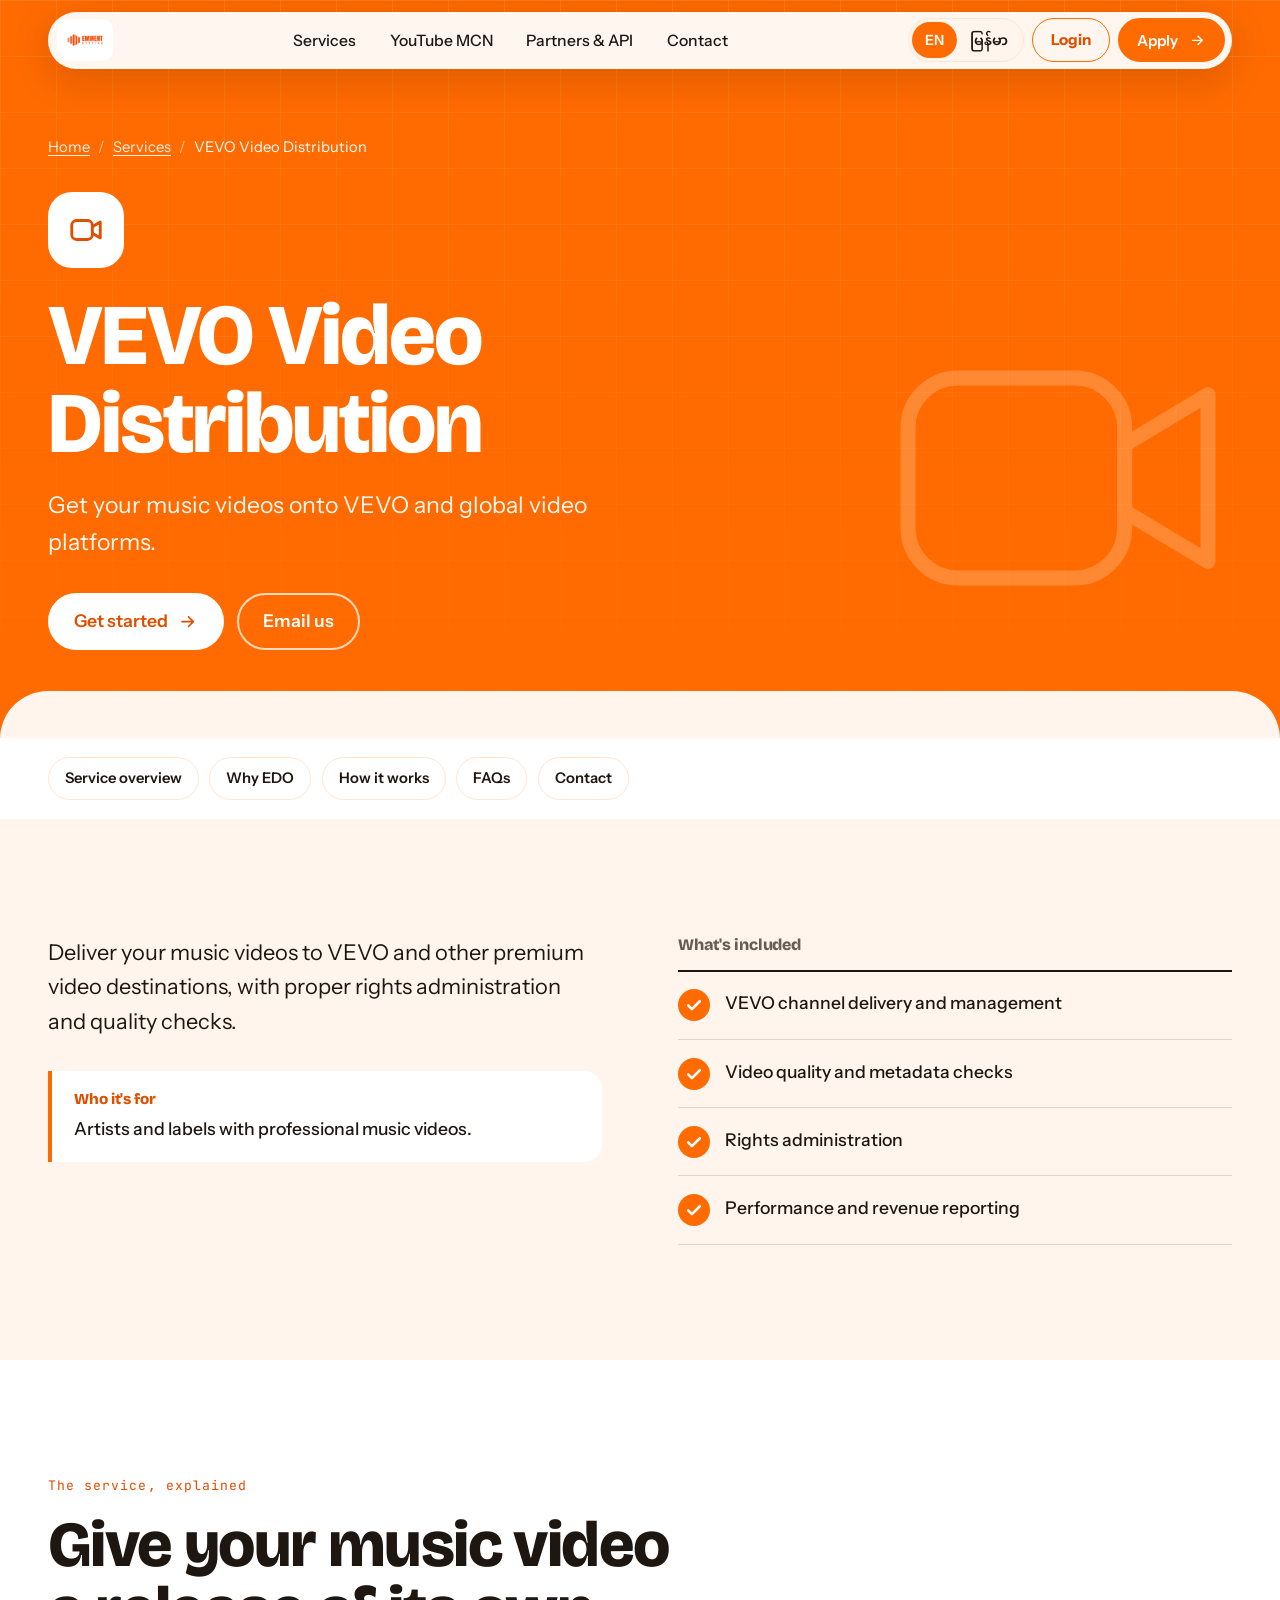
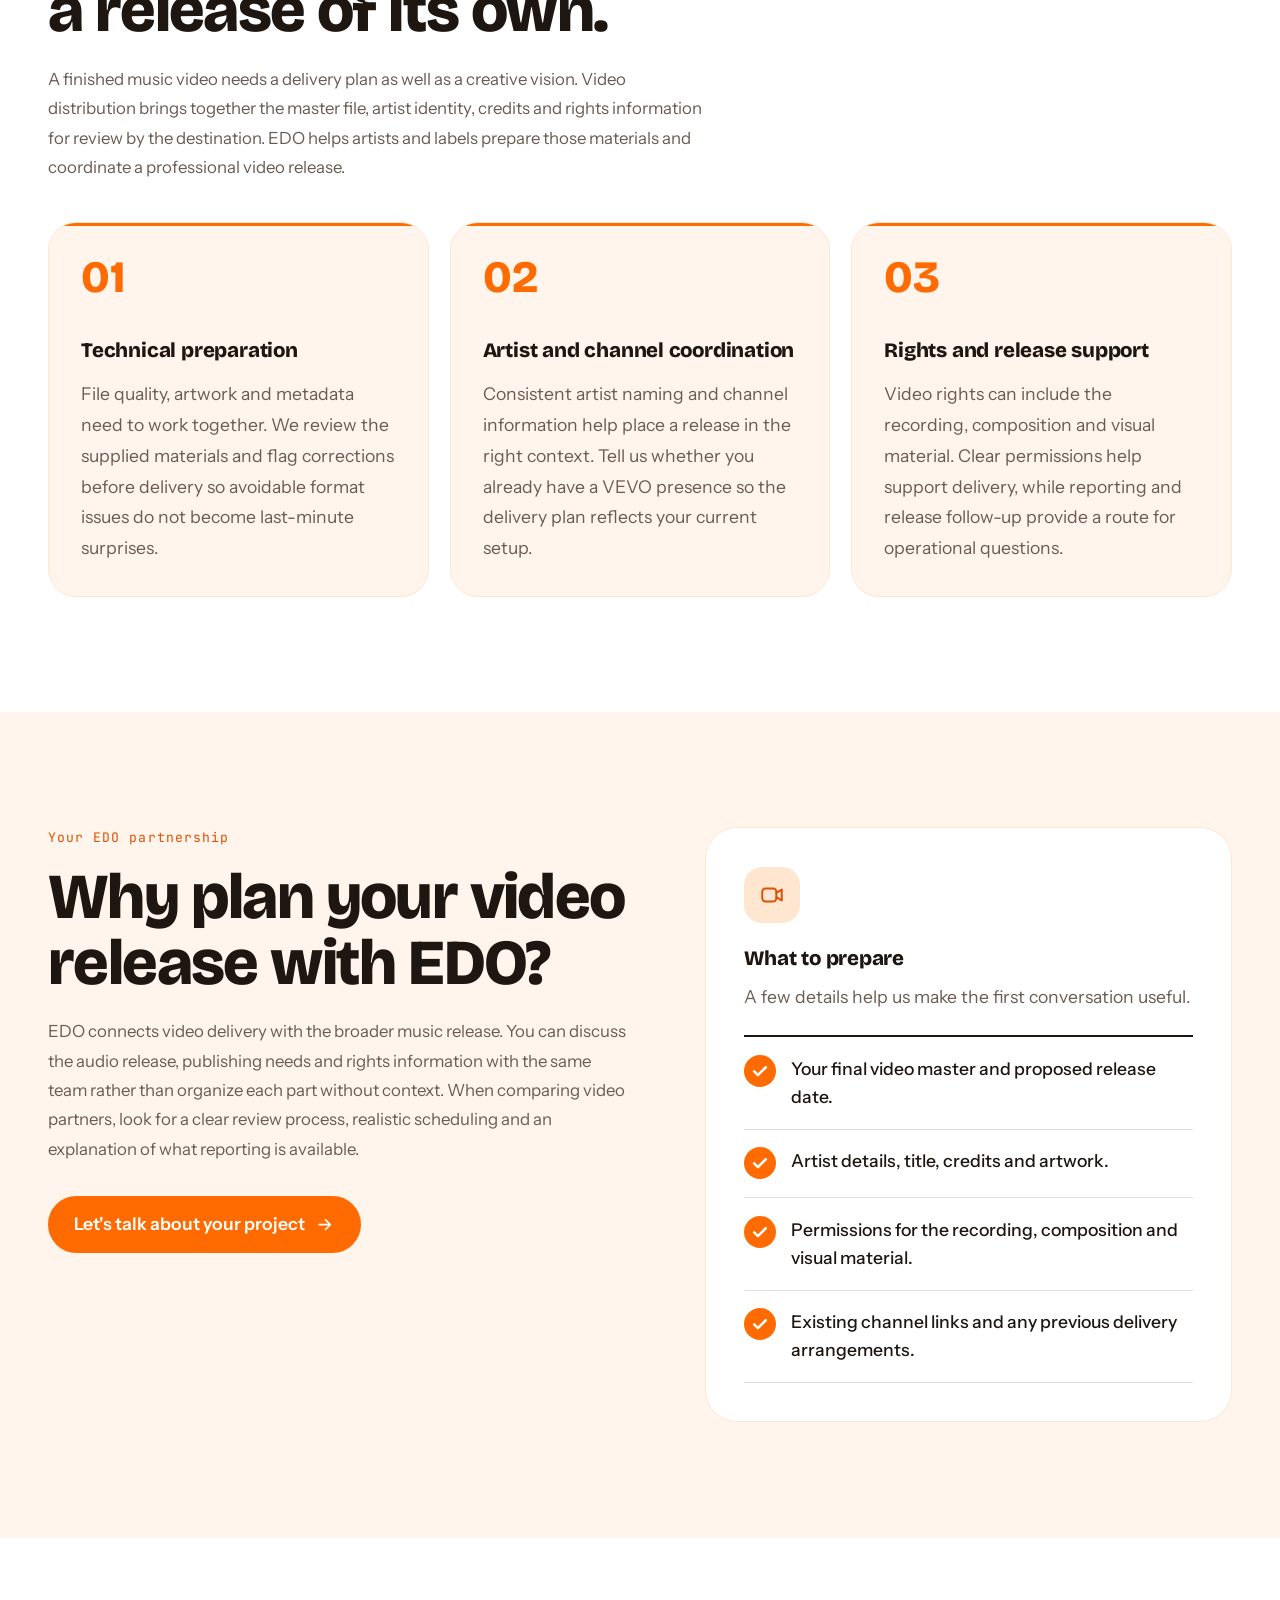
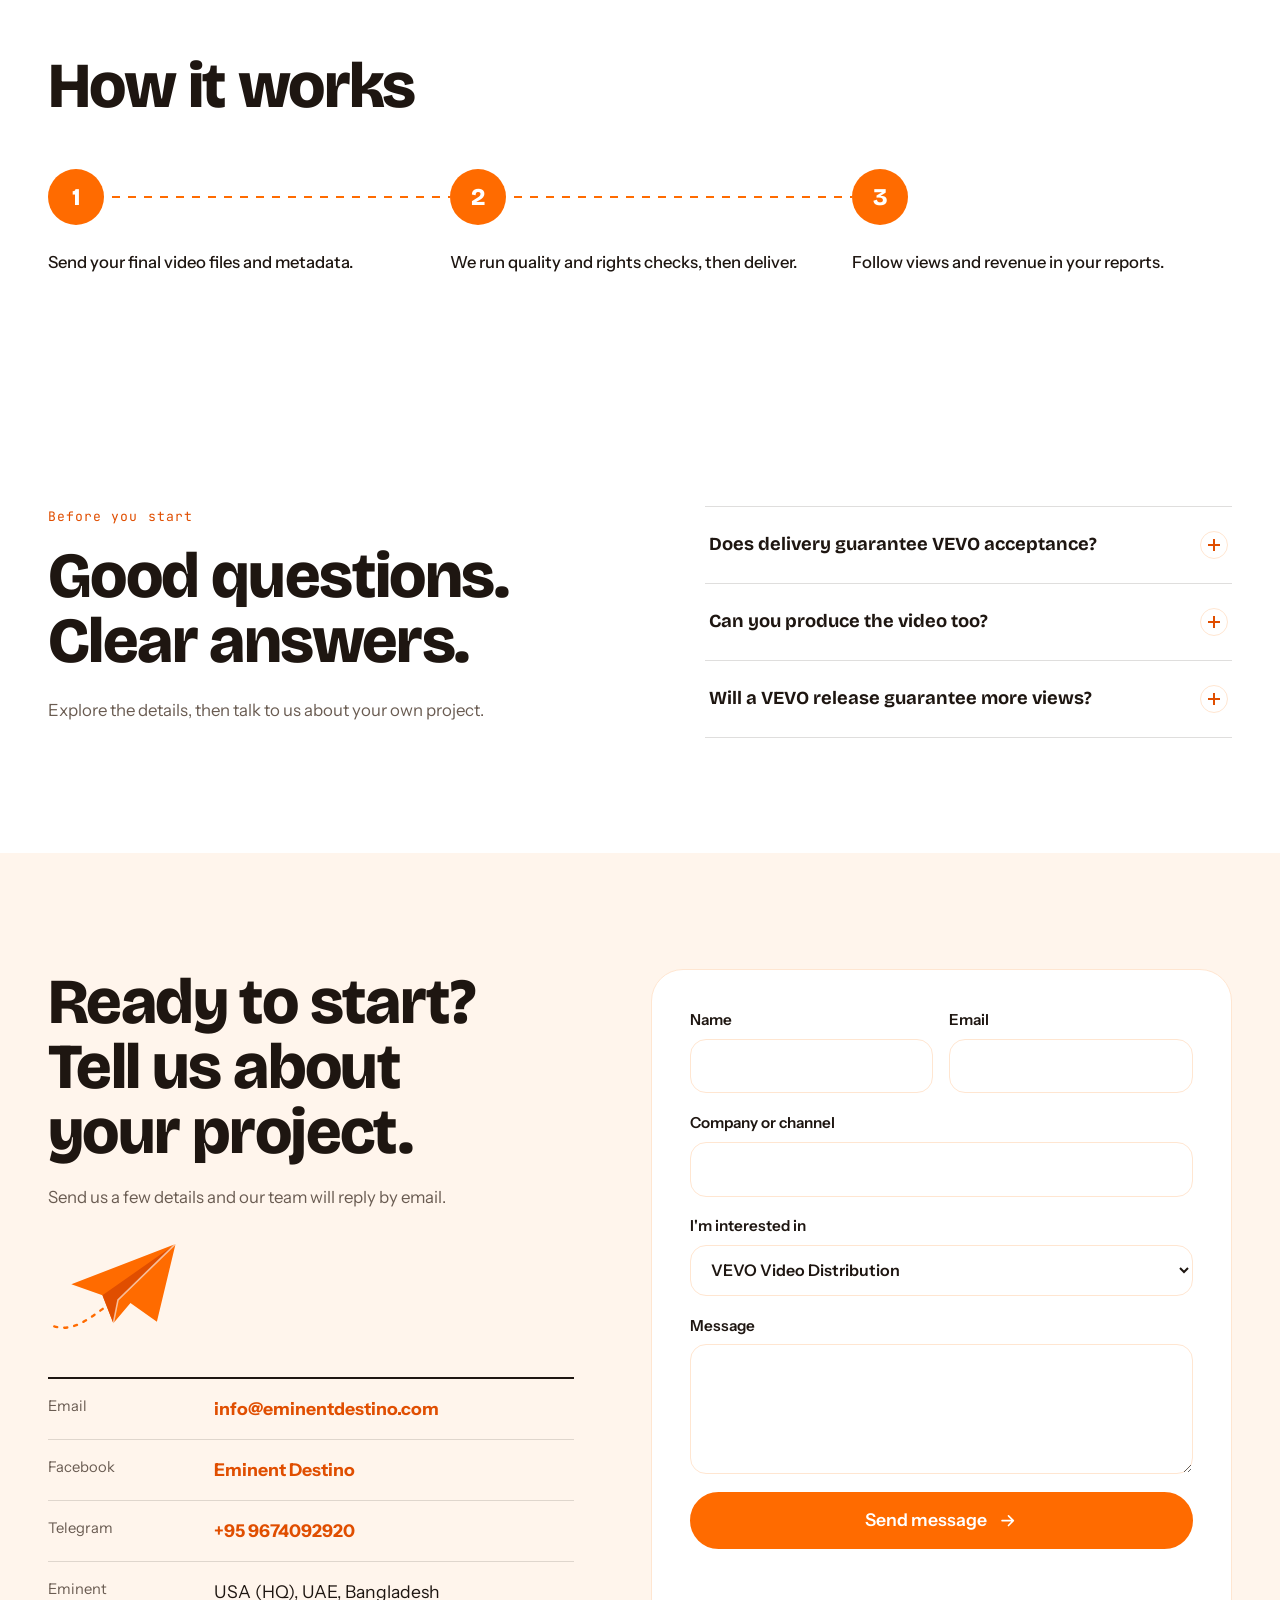
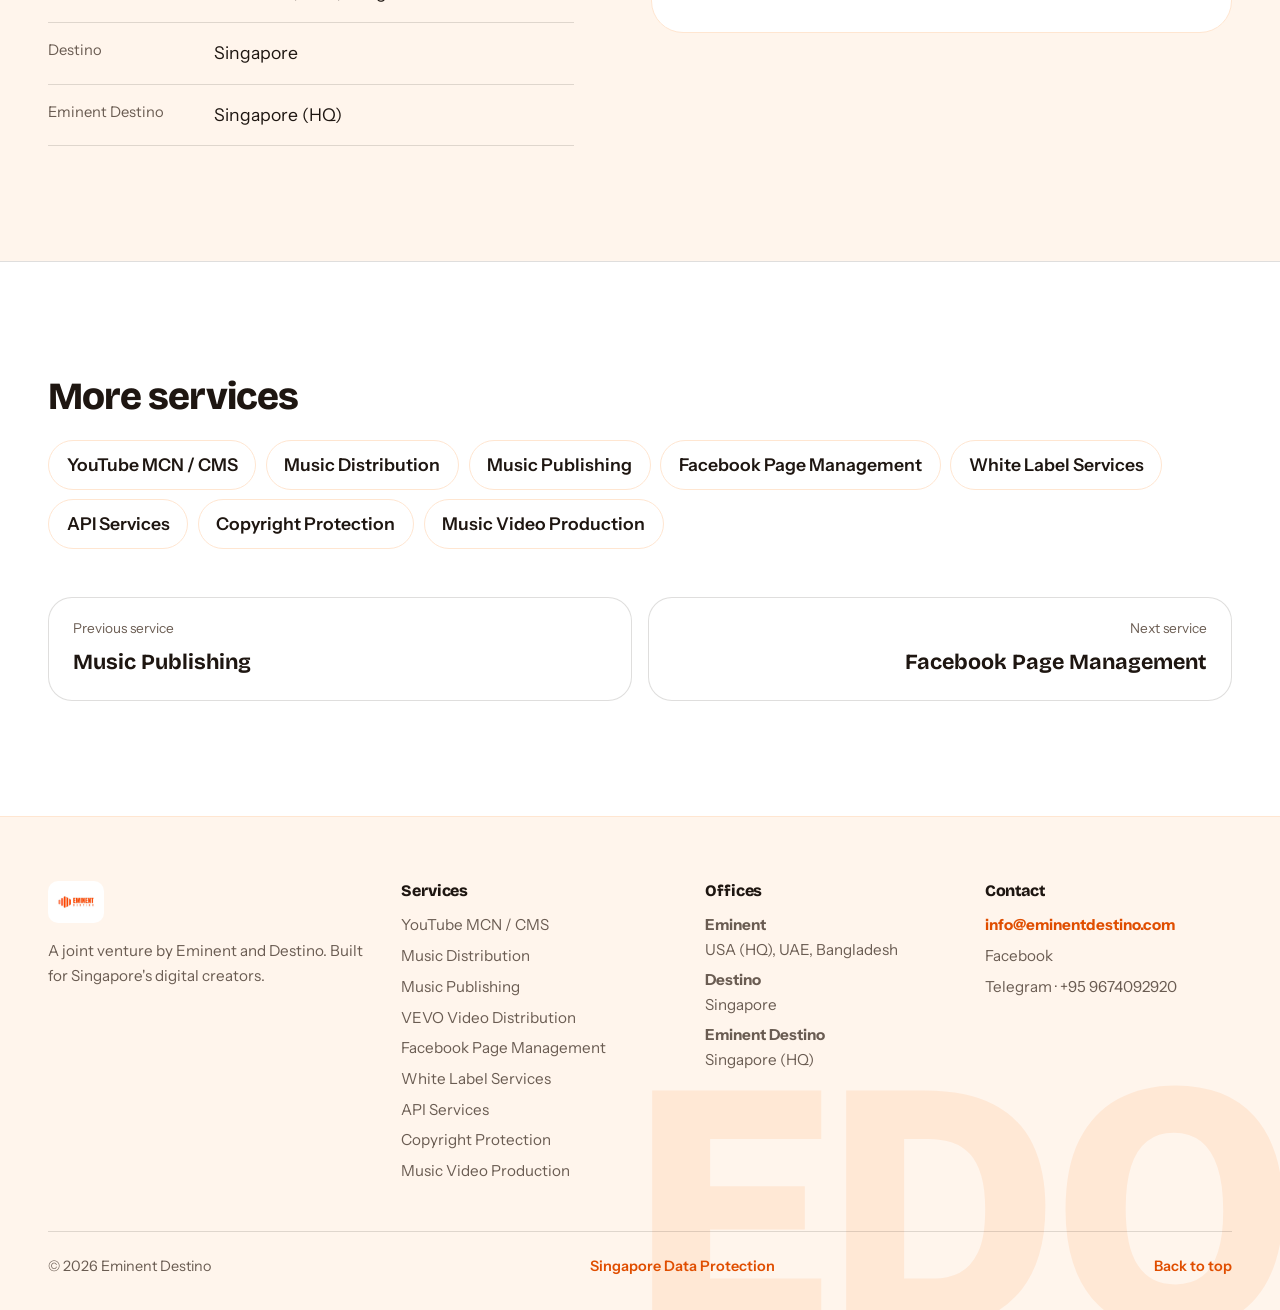
<file: services/vevo.html>
<!DOCTYPE html>
<html lang="en">
<head>
<meta charset="utf-8">
<meta name="viewport" content="width=device-width, initial-scale=1, viewport-fit=cover">
<meta name="referrer" content="no-referrer">
<title>VEVO Video Distribution in Singapore | Eminent Destino</title>
<meta name="description" content="Get your music videos onto VEVO and global video platforms. Deliver your music videos to VEVO and other premium video destinations, with proper rights administr">
<link rel="canonical" href="https://www.eminentdestino.com/services/vevo.html">
<link rel="icon" type="image/png" sizes="48x48" href="/favicon-48.png">
<link rel="icon" type="image/png" sizes="192x192" href="/favicon-192.png">
<link rel="apple-touch-icon" href="/apple-touch-icon.png">
<meta property="og:title" content="VEVO Video Distribution in Singapore | Eminent Destino">
<meta property="og:description" content="Get your music videos onto VEVO and global video platforms. Deliver your music videos to VEVO and other premium video destinations, with proper rights administr">
<meta property="og:type" content="website">
<meta property="og:site_name" content="Eminent Destino">
<meta property="og:url" content="https://www.eminentdestino.com/services/vevo.html">
<meta property="og:image" content="https://www.eminentdestino.com/assets/logo.jpg">
<meta name="twitter:card" content="summary_large_image">
<script type="application/ld+json">{"@context": "https://schema.org", "@type": "Service", "name": "VEVO Video Distribution", "description": "Get your music videos onto VEVO and global video platforms. Deliver your music videos to VEVO and other premium video destinations, with proper rights administr", "url": "https://www.eminentdestino.com/services/vevo.html", "provider": {"@type": "Organization", "name": "Eminent Destino", "url": "https://www.eminentdestino.com/"}, "areaServed": {"@type": "Country", "name": "Singapore"}}</script>
<meta name="theme-color" content="#FF6B00">
<link rel="preconnect" href="https://fonts.googleapis.com">
<link rel="preconnect" href="https://fonts.gstatic.com" crossorigin>
<link href="https://fonts.googleapis.com/css2?family=Bricolage+Grotesque:opsz,wght@12..96,500;12..96,700;12..96,800&family=Instrument+Sans:wght@400;500;600&family=JetBrains+Mono:wght@400;500&family=Noto+Sans+Myanmar:wght@400;500;700&display=swap" rel="stylesheet">
<style>
:root{
  --orange:#FF6B00;
  --orange-deep:#E04E00;
  --orange-soft:#FFE6D1;
  --orange-tint:#FFF5EC;
  --white:#FFFFFF;
  --ink:#1E1611;
  --muted:#6A5C52;
  --line:rgba(30,22,17,.14);
  --f-display:"Bricolage Grotesque","Noto Sans Myanmar",system-ui,sans-serif;
  --f-body:"Instrument Sans","Noto Sans Myanmar",system-ui,-apple-system,"Segoe UI",sans-serif;
  --f-mono:"JetBrains Mono",ui-monospace,SFMono-Regular,Menlo,monospace;
  --gutter:clamp(1.1rem,4vw,3rem);
  --maxw:clamp(1240px,72vw,1560px);
  --space:clamp(4rem,9vw,8.5rem);
  --ease:cubic-bezier(.2,.7,.2,1);
}
*,*::before,*::after{box-sizing:border-box}
[hidden]{display:none !important}
html{scroll-behavior:smooth;-webkit-text-size-adjust:100%;scroll-padding-top:90px}
body{margin:0;background:var(--white);color:var(--ink);font-family:var(--f-body);font-size:clamp(1rem,.96rem + .2vw,1.1rem);line-height:1.6;overflow-x:hidden}
img,svg,video{display:block;max-width:100%}
a{color:inherit;text-decoration:none}
button,input,select,textarea{font:inherit;color:inherit}
h1,h2,h3,p,ul,dl,dd{margin:0}
ul{padding:0;list-style:none}
:focus-visible{outline:3px solid var(--orange-deep);outline-offset:3px;border-radius:6px}
::selection{background:var(--orange);color:#fff}
html[lang="my"] body{line-height:1.95}
html[lang="my"] h1,html[lang="my"] h2,html[lang="my"] h3{line-height:1.5;letter-spacing:0}
.wrap{width:min(var(--maxw),100% - 2*var(--gutter));margin-inline:auto}
h1,h2,h3{font-family:var(--f-display);font-weight:800;letter-spacing:-.025em;line-height:1.02}
h2{font-size:clamp(2rem,5vw,4rem);text-wrap:balance}
h3{font-size:clamp(1.1rem,1.6vw,1.4rem);letter-spacing:-.01em;line-height:1.2}
html[lang="my"] h2{font-size:clamp(1.7rem,4vw,3.2rem)}
.lead{font-size:clamp(1.05rem,1.3vw,1.25rem);color:var(--muted);max-width:60ch}
#progress{position:fixed;inset:0 auto auto 0;height:3px;width:100%;background:var(--orange);transform:scaleX(0);transform-origin:left;z-index:100}

/* The accent follows the pointer with a small easing motion. */
.cursor-orbit{position:fixed;top:0;left:0;width:14px;height:14px;border:2px solid var(--orange-deep);border-radius:50%;background:rgba(255,255,255,.92);box-shadow:0 0 0 1px rgba(255,255,255,.65),0 3px 10px rgba(30,22,17,.2);pointer-events:none;z-index:120;opacity:0;transform:translate3d(-30px,-30px,0);transition:opacity .18s ease,width .18s var(--ease),height .18s var(--ease),background .18s ease;will-change:transform}
.cursor-orbit.is-visible{opacity:1}
.cursor-orbit.is-interactive{width:18px;height:18px;background:var(--orange-soft)}
@media(hover:none),(pointer:coarse),(prefers-reduced-motion:reduce){.cursor-orbit{display:none}}

/* buttons */
.btn{--bg:var(--orange);--fg:#fff;display:inline-flex;align-items:center;justify-content:center;gap:.65rem;padding:.95rem 1.5rem;min-height:48px;border-radius:999px;background:var(--bg);color:var(--fg);font-weight:600;border:2px solid var(--bg);cursor:pointer;transition:transform .25s var(--ease),background .25s,color .25s,border-color .25s;line-height:1.3;text-align:center}
.btn svg{width:1.1em;height:1.1em;fill:none;stroke:currentColor;stroke-width:2;stroke-linecap:round;stroke-linejoin:round;transition:transform .25s var(--ease);flex:none}
.btn:hover{transform:translateY(-2px)}
.btn:hover svg{transform:translateX(4px)}
.btn--white{--bg:#fff;--fg:var(--orange-deep)}
.btn--ghost{--bg:transparent;--fg:#fff;border-color:rgba(255,255,255,.75)}
.btn--ghost:hover{background:#fff;color:var(--orange-deep);border-color:#fff}
.btn--outline{--bg:transparent;--fg:var(--ink);border-color:var(--ink)}
.btn--outline:hover{background:var(--ink);color:#fff}
.btn--sm{padding:.55rem 1.1rem;font-size:.95rem;min-height:44px}
@media (max-width:480px){.hero__cta .btn,.sp-actions .btn,.wl__cta .btn{width:100%}}

/* header */
.hdr{position:fixed;top:12px;left:0;right:0;z-index:90;pointer-events:none}
.hdr__bar{pointer-events:auto;display:flex;align-items:center;gap:.6rem;justify-content:space-between;background:rgba(255,255,255,.94);backdrop-filter:blur(16px) saturate(1.4);-webkit-backdrop-filter:blur(16px) saturate(1.4);border-radius:999px;padding:.4rem .45rem .4rem .55rem;box-shadow:0 10px 40px rgba(30,10,0,.16)}
.logo{display:flex;align-items:center;gap:.6rem;font-family:var(--f-display);font-weight:800;min-width:0}
.logo__img{display:none;height:42px;width:auto;max-width:180px;object-fit:contain;border-radius:10px}
.logo.has-img .logo__img{display:block}
.logo.has-img .logo__fb{display:none}
.logo__fb{display:flex;align-items:center;gap:.55rem}
.logo__fb b{background:var(--orange);color:#fff;padding:.4rem .7rem;border-radius:12px;font-size:1.05rem;letter-spacing:.02em}
.logo__fb em{font-style:normal;font-size:1rem;white-space:nowrap}
@media (max-width:560px){.hdr .logo__fb em{display:none}.hdr .logo__img{max-width:42vw;height:38px}}
.nav{display:flex;gap:.2rem}
.nav a{padding:.55rem .95rem;border-radius:999px;font-weight:500;font-size:.98rem;transition:background .2s,color .2s;white-space:nowrap}
.nav a:hover{background:var(--orange-soft);color:var(--orange-deep)}
.hdr__end{display:flex;align-items:center;gap:.45rem}
.lang{display:inline-flex;background:var(--orange-tint);border:1px solid var(--orange-soft);border-radius:999px;padding:3px}
.lang button{border:0;background:transparent;padding:.4rem .8rem;min-height:36px;border-radius:999px;cursor:pointer;font-weight:600;font-size:.88rem;transition:background .2s,color .2s}
.lang button[aria-pressed="true"]{background:var(--orange);color:#fff}
.burger{display:none;width:44px;height:44px;border-radius:50%;border:0;background:var(--orange-tint);cursor:pointer;position:relative;flex:none}
.burger span{position:absolute;left:12px;right:12px;height:2px;background:var(--ink);border-radius:2px;transition:transform .3s var(--ease),top .3s var(--ease),opacity .2s}
.burger span:nth-child(1){top:16px}.burger span:nth-child(2){top:21px}.burger span:nth-child(3){top:26px}
.burger[aria-expanded="true"] span:nth-child(1){top:21px;transform:rotate(45deg)}
.burger[aria-expanded="true"] span:nth-child(2){opacity:0}
.burger[aria-expanded="true"] span:nth-child(3){top:21px;transform:rotate(-45deg)}
.mmenu{pointer-events:auto;display:none;margin-top:10px;background:#fff;border-radius:28px;padding:.75rem;box-shadow:0 20px 50px rgba(30,10,0,.2);max-height:calc(100svh - 100px);overflow:auto}
.mmenu.open{display:block}
.mmenu a{display:block;padding:.9rem 1.1rem;border-radius:16px;font-weight:600;font-size:1.1rem}
.mmenu a:hover{background:var(--orange-tint)}
@media (max-width:1020px){.nav,.hdr__end .btn{display:none}.burger{display:block}}

/* hero */
.hero{position:relative;min-height:100vh;min-height:100svh;color:#fff;display:flex;align-items:flex-end;isolation:isolate;overflow:hidden;background:linear-gradient(135deg,#FF8A2B,#E04E00 60%,#B93A00)}
.hero__media{position:absolute;inset:0;z-index:-2;background:linear-gradient(135deg,#FF8A2B,#E04E00 60%,#B93A00)}
.hero__media::before{content:"";position:absolute;inset:-20%;background:radial-gradient(circle at 30% 30%,rgba(255,255,255,.32),transparent 40%),radial-gradient(circle at 75% 65%,rgba(255,200,120,.42),transparent 45%);animation:drift 14s ease-in-out infinite alternate}
@keyframes drift{to{transform:translate3d(6%,4%,0) scale(1.15)}}
.hero__media video{position:absolute;inset:0;width:100%;height:100%;object-fit:cover;object-position:center;opacity:0;transition:opacity 1s ease}
.hero.video-ready .hero__media video{opacity:1}
.hero.video-ready .hero__media::before{opacity:0}
.hero__shade{position:absolute;inset:0;z-index:-1;background:
  linear-gradient(180deg,rgba(20,8,0,.5) 0%,rgba(20,8,0,0) 26%,rgba(20,8,0,0) 40%,rgba(20,8,0,.8) 100%),
  linear-gradient(90deg,rgba(255,107,0,.3),transparent 62%)}
@media (max-width:700px){.hero__shade{background:linear-gradient(180deg,rgba(20,8,0,.55) 0%,rgba(20,8,0,.1) 25%,rgba(20,8,0,.55) 55%,rgba(20,8,0,.88) 100%)}}
.eqbars{position:absolute;right:var(--gutter);bottom:150px;display:none;gap:6px;align-items:flex-end;height:150px;z-index:-1}
.hero.no-video:not(.video-ready) .eqbars{display:flex}
.eqbars i{display:block;width:8px;height:100%;border-radius:8px;background:rgba(255,255,255,.75);transform-origin:bottom;animation:bar 1.2s ease-in-out infinite alternate}
@keyframes bar{from{transform:scaleY(.12)}to{transform:scaleY(1)}}
@media (max-width:700px){.eqbars{height:90px;bottom:170px;gap:4px}.eqbars i{width:6px}}
.hero__inner{width:min(var(--maxw),100% - 2*var(--gutter));padding-block:8.5rem 9.5rem}
@media (max-width:700px){.hero__inner{padding-block:7.5rem 9rem}}
.hero__badge{display:inline-flex;align-items:center;gap:.6rem;background:rgba(255,255,255,.18);border:1px solid rgba(255,255,255,.45);backdrop-filter:blur(8px);-webkit-backdrop-filter:blur(8px);padding:.5rem 1rem;border-radius:999px;font-size:.92rem;font-weight:500;max-width:100%}
.hero__badge i{width:8px;height:8px;border-radius:50%;background:#fff;box-shadow:0 0 0 0 rgba(255,255,255,.8);animation:ping 2s infinite;flex:none}
@keyframes ping{70%{box-shadow:0 0 0 10px rgba(255,255,255,0)}100%{box-shadow:0 0 0 0 rgba(255,255,255,0)}}
.hero h1{font-size:clamp(2.7rem,9vw,8rem);margin-top:1.4rem;text-wrap:balance;text-shadow:0 2px 30px rgba(0,0,0,.3)}
html[lang="my"] .hero h1{font-size:clamp(2.1rem,6.2vw,5.2rem)}
.hero h1 span{display:block}
.hero__lead{margin-top:1.5rem;max-width:58ch;font-size:clamp(1.02rem,1.5vw,1.3rem);color:rgba(255,255,255,.96);text-shadow:0 1px 16px rgba(0,0,0,.4)}
.hero__cta{display:flex;flex-wrap:wrap;gap:.8rem;margin-top:2rem}
.playbtn{position:absolute;left:50%;top:44%;transform:translate(-50%,-50%);border:0;cursor:pointer;background:#fff;color:var(--orange-deep);font-weight:700;padding:1rem 1.6rem;border-radius:999px;display:flex;align-items:center;gap:.6rem;box-shadow:0 20px 50px rgba(0,0,0,.35);z-index:2}
.playbtn svg{width:20px;height:20px;fill:currentColor}
.hero::after{content:"";position:absolute;left:0;right:0;bottom:-1px;height:56px;background:#fff;border-radius:56px 56px 0 0}
@media (max-width:700px){.hero::after{height:36px;border-radius:36px 36px 0 0}}
.js .hero [data-in]{opacity:0;transform:translateY(38px);filter:blur(8px);animation:heroIn 1s var(--ease) forwards;animation-delay:calc(var(--i,0) * .12s + .25s)}
@keyframes heroIn{to{opacity:1;transform:none;filter:none}}
@media (orientation:landscape) and (max-height:520px){.hero__inner{padding-block:6.5rem 7rem}.hero h1{font-size:clamp(2rem,7vw,4rem)}.hero__lead{display:none}}

/* marquee */
.marquee{background:var(--orange);color:#fff;overflow:hidden;padding:1.05rem 0;margin-top:-1px}
.marquee__track{display:flex;width:max-content;animation:scroll 70s linear infinite}
.marquee:hover .marquee__track{animation-play-state:paused}
.marquee__item{display:flex;align-items:center;font-family:var(--f-display);font-weight:700;font-size:clamp(1rem,1.8vw,1.5rem);white-space:nowrap}
.marquee__item::after{content:"✦";margin-inline:1.6rem;font-size:.8em;opacity:.8}
@keyframes scroll{to{transform:translateX(-50%)}}

/* sections */
.sec{padding-block:var(--space)}
.sec--tint{background:var(--orange-tint)}
.js [data-reveal]{opacity:0;transform:translateY(26px);transition:opacity .8s var(--ease),transform .8s var(--ease);transition-delay:var(--d,0s)}
.js [data-reveal].in{opacity:1;transform:none}

/* Service chooser and MCN detail. Motion follows the existing reveal system. */
.explorer{display:grid;grid-template-columns:minmax(220px,.8fr) 1.6fr;gap:1rem;align-items:start;margin:-.4rem 0 2rem;padding:clamp(1.2rem,3vw,2rem);border:1px solid var(--orange-soft);border-radius:28px;background:#fff;box-shadow:0 14px 38px rgba(60,28,10,.05)}
.explorer__intro p{font:500 .77rem var(--f-mono);letter-spacing:.08em;color:var(--orange-deep);margin-bottom:.65rem}
.explorer__intro h3{font-size:clamp(1.3rem,2vw,1.8rem)}
.explorer__choices{display:flex;flex-wrap:wrap;gap:.6rem}
.explorer__choices button{border:1px solid var(--line);border-radius:999px;background:#fff;padding:.65rem 1rem;cursor:pointer;min-height:44px;font-weight:600;transition:background .22s,border-color .22s,color .22s,transform .22s}
.explorer__choices button:hover{transform:translateY(-2px);border-color:var(--orange)}
.explorer__choices button[aria-pressed=true]{background:var(--ink);border-color:var(--ink);color:#fff}
.explorer__result{grid-column:2;display:flex;align-items:center;justify-content:space-between;gap:1.5rem;border-top:1px solid var(--line);padding-top:1rem}
.explorer__result strong{font-family:var(--f-display);font-size:1.14rem}
.explorer__result p{color:var(--muted);font-size:.94rem;line-height:1.5;margin-top:.2rem}
.explorer__result .go{flex:none}
@media(max-width:800px){.explorer{grid-template-columns:1fr}.explorer__result{grid-column:1;align-items:flex-start;flex-direction:column;gap:.7rem}}

.mcn-story__heading{max-width:850px;margin-bottom:2.4rem}
.mcn-story__heading .lead{margin-top:1.3rem;line-height:1.75}
.mcn-pains{display:grid;grid-template-columns:repeat(3,minmax(0,1fr));gap:1rem}
.mcn-pains article{border:1px solid var(--line);border-radius:24px;padding:clamp(1.3rem,2vw,2.1rem);background:#fff}
.mcn-pains article>span{display:block;font:500 .9rem var(--f-mono);color:var(--orange-deep);margin-bottom:2.2rem}
.mcn-pains h3{margin-bottom:.7rem}.mcn-pains p,.mcn-benefits p{color:var(--muted);line-height:1.7}
.mcn-bridge{display:flex;align-items:center;gap:clamp(1.2rem,4vw,3rem);margin-top:1rem;padding:clamp(1.5rem,4vw,3rem);background:var(--ink);color:#fff;border-radius:26px}
.mcn-bridge__mark{font-family:var(--f-display);font-size:clamp(2.4rem,7vw,5rem);font-weight:800;letter-spacing:-.07em;color:var(--orange);line-height:1}
.mcn-bridge h3{margin-bottom:.5rem}.mcn-bridge p{color:#e4dcd6;max-width:75ch}
.mcn-oo{background:#fff}
.mcn-oo__grid{display:grid;grid-template-columns:repeat(3,minmax(0,1fr));gap:1rem}
.mcn-oo__grid article{background:var(--orange-tint);border:1px solid var(--orange-soft);border-radius:24px;padding:clamp(1.3rem,2.5vw,2.2rem)}
.mcn-oo__grid article>span{font:500 .82rem var(--f-mono);color:var(--orange-deep)}
.mcn-oo__grid h3{margin:1.2rem 0 .6rem}.mcn-oo__grid p{color:var(--muted);line-height:1.7}
.mcn-settlement{display:flex;gap:1.5rem;align-items:baseline;border-top:1px solid var(--line);padding:1.5rem 0 2rem}
.mcn-settlement h3{flex:0 0 25%}.mcn-settlement p{color:var(--muted)}
.mcn-tax-policy{display:flex;align-items:center;gap:1.4rem;margin-top:1rem;border:1px solid var(--orange-soft);border-radius:22px;background:#fff;padding:1.2rem 1.6rem}
.mcn-tax-policy strong{font-family:var(--f-display);font-size:clamp(2.8rem,5vw,4.5rem);line-height:1;color:var(--orange-deep);letter-spacing:-.06em}
.mcn-tax-policy h3{font-size:1.1rem;margin-bottom:.3rem}.mcn-tax-policy p{color:var(--muted);font-size:.93rem}
.mcn-timeline{display:grid;grid-template-columns:repeat(3,1fr);gap:1rem;margin-bottom:1.5rem}
.mcn-timeline>div{position:relative;background:#fff;border:1px solid var(--orange-soft);border-radius:22px;padding:1.5rem;overflow:hidden}
.mcn-timeline>div:before{content:"";position:absolute;inset:0 auto auto 0;width:100%;height:3px;background:var(--orange);transform:scaleX(0);transform-origin:left;transition:transform .8s var(--ease)}
.mcn-timeline.in>div:before{transform:scaleX(1)}
.mcn-timeline>div:nth-child(2):before{transition-delay:.15s}.mcn-timeline>div:nth-child(3):before{transition-delay:.3s}
.mcn-timeline span{font:500 .83rem var(--f-mono);color:var(--orange-deep)}
.mcn-timeline h3{margin:1.2rem 0 .6rem}.mcn-timeline p{color:var(--muted);font-size:.94rem}
.mcn-calculator{display:grid;grid-template-columns:1fr 1fr;gap:2rem;background:var(--ink);color:#fff;border-radius:26px;padding:clamp(1.5rem,4vw,3rem);align-items:center}
.mcn-calculator h3{font-size:clamp(1.4rem,2.3vw,2rem)}.mcn-calculator p{color:#e4dcd6;margin:.75rem 0 1.3rem}
.mcn-calculator label{display:block;font-size:.88rem;margin-bottom:.35rem}
.mcn-calculator__input{display:flex;align-items:center;gap:.5rem;background:#fff;color:var(--ink);border-radius:12px;padding:.35rem .9rem;max-width:300px}
.mcn-calculator__input input{min-width:0;width:100%;border:0;outline:0;background:transparent;padding:.5rem 0;font-size:1.3rem}
.mcn-calculator__result{border-left:1px solid rgba(255,255,255,.25);padding-left:2rem}
.mcn-calculator__result output{display:block;color:#ff9e55;font-family:var(--f-display);font-size:clamp(2.8rem,6vw,5.5rem);font-weight:800;line-height:1.1;letter-spacing:-.06em;font-variant-numeric:tabular-nums}
.mcn-calculator__result p:last-child{font-size:.85rem;line-height:1.55;margin-bottom:0}
.mcn-note{max-width:95ch;margin-top:1.2rem;font-size:.88rem;line-height:1.65;color:var(--muted)}
.mcn-benefits{display:grid;grid-template-columns:repeat(3,minmax(0,1fr));gap:1rem}
.mcn-benefits article{border-top:2px solid var(--ink);padding:1.6rem .7rem 1.2rem 0}
.mcn-benefits article>span{display:block;color:var(--orange);font-size:1.2rem;margin-bottom:1.2rem;transition:transform .35s var(--ease)}
.mcn-benefits article:hover>span{transform:rotate(60deg)}
.mcn-benefits h3{margin-bottom:.6rem}
.mcn-addons{margin-top:2rem;border-radius:24px;background:var(--orange-tint);padding:1.6rem 2rem;display:flex;align-items:center;gap:2rem}
.mcn-addons h3{flex:0 0 30%}.mcn-addons p{color:var(--muted)}
.mcn-join__grid{display:grid;grid-template-columns:1.25fr .75fr;gap:clamp(2rem,5vw,5rem);align-items:start}
.mcn-join .lead{margin-top:1.4rem}.mcn-join .btn{margin-top:2rem}
.mcn-examples{display:grid;grid-template-columns:1fr 1fr;gap:1rem;margin-top:2rem}
.mcn-examples>div{background:#fff;border:1px solid var(--orange-soft);padding:1.3rem;border-radius:18px}
.mcn-examples h3{font-size:1.02rem;margin-bottom:.5rem}.mcn-examples p{color:var(--muted);font-size:.92rem}
.mcn-criteria{background:#fff;border:1px solid var(--orange-soft);border-radius:24px;padding:clamp(1.5rem,3vw,2.5rem)}
.mcn-criteria h3{margin-bottom:1.3rem}.mcn-criteria li{padding:.85rem 0 .85rem 1.5rem;border-top:1px solid var(--line);position:relative;color:var(--muted)}
.mcn-criteria li:before{content:"✓";position:absolute;left:0;color:var(--orange-deep);font-weight:700}
.mcn-b2b__grid{display:grid;grid-template-columns:1.2fr .8fr;gap:clamp(2rem,5vw,5rem);align-items:end}
.mcn-b2b .lead{margin-top:1.4rem}.mcn-b2b__action p{color:var(--muted);margin-bottom:1.5rem}
.mcn-sources{padding-block:1.2rem 2rem;font-size:.8rem;color:var(--muted)}.mcn-sources a{color:var(--orange-deep);text-decoration:underline;text-underline-offset:3px}
@media(max-width:900px){.mcn-pains,.mcn-benefits,.mcn-oo__grid{grid-template-columns:repeat(2,minmax(0,1fr))}.mcn-timeline{grid-template-columns:1fr}.mcn-join__grid,.mcn-b2b__grid{grid-template-columns:1fr}}
@media(max-width:600px){.mcn-pains,.mcn-benefits,.mcn-oo__grid,.mcn-examples,.mcn-calculator{grid-template-columns:1fr}.mcn-bridge{align-items:flex-start;flex-direction:column}.mcn-calculator__result{border-left:0;border-top:1px solid rgba(255,255,255,.25);padding:1.5rem 0 0}.mcn-addons{display:block}.mcn-addons p{margin-top:.7rem}.mcn-story__heading{margin-bottom:1.5rem}.mcn-settlement{display:block}.mcn-settlement p{margin-top:.7rem}}

/* about */
.about{display:grid;grid-template-columns:1.15fr .85fr;gap:clamp(2rem,6vw,6rem);align-items:start}
.about h2{margin-bottom:1.5rem}
.about p{color:var(--muted);max-width:58ch}
.eq{display:flex;flex-wrap:wrap;align-items:center;gap:.7rem;margin-top:2rem;font-family:var(--f-display);font-weight:800}
.eq b{padding:.6rem 1.05rem;border-radius:999px;border:2px solid var(--ink);font-size:1rem}
.eq b.edo{background:var(--orange);border-color:var(--orange);color:#fff}
.eq span{font-size:1.5rem;color:var(--orange)}
.stats{display:grid;grid-template-columns:1fr 1fr;border-top:2px solid var(--ink)}
.stat{padding:1.5rem 0;border-bottom:1px solid var(--line);min-width:0}
.stat:nth-child(odd){padding-right:1rem;border-right:1px solid var(--line)}
.stat:nth-child(even){padding-left:1.2rem}
.stat b{display:block;font-family:var(--f-display);font-size:clamp(2.2rem,4.4vw,3.6rem);line-height:1.1;color:var(--orange);letter-spacing:-.03em}
.stat b.sm{font-size:clamp(1.35rem,2.6vw,2.1rem);padding-block:.45rem}
.stat span{display:block;margin-top:.5rem;color:var(--muted);font-size:.98rem;line-height:1.4}
.ents{display:grid;grid-template-columns:1fr 1fr;gap:1rem;margin-top:clamp(2.5rem,5vw,4rem)}
.ent{background:#fff;border:1.5px solid var(--line);border-radius:28px;padding:clamp(1.4rem,2.6vw,2.2rem);transition:border-color .3s,transform .4s var(--ease)}
.ent:hover{border-color:var(--orange);transform:translateY(-4px)}
.ent--a{background:var(--orange-tint);border-color:var(--orange-soft)}
.ent h3{font-size:clamp(1.3rem,2vw,1.7rem)}
.ent p{margin-top:.7rem;color:var(--muted);max-width:46ch}
.tags{display:flex;flex-wrap:wrap;gap:.45rem;margin-top:1.2rem}
.tags li{background:var(--orange);color:#fff;font-weight:600;font-size:.85rem;padding:.3rem .8rem;border-radius:999px}
.ent--b .tags li{background:var(--ink)}
@media (max-width:860px){.about,.ents{grid-template-columns:1fr}}

/* MCN */
.mcn{display:grid;grid-template-columns:.9fr 1.1fr;gap:clamp(2rem,6vw,6rem);align-items:start}
.mcn__side{position:sticky;top:110px}
.mcn__side h2{margin-bottom:1.3rem}
.mcn__side .btn{margin-top:2rem}
.rows{border-top:1px solid var(--line)}
.row{position:relative;display:grid;grid-template-columns:56px 1fr;gap:1.2rem;padding:1.6rem 0;border-bottom:1px solid var(--line)}
.row::after{content:"";position:absolute;left:0;bottom:-1px;height:2px;width:100%;background:var(--orange);transform:scaleX(0);transform-origin:left;transition:transform 1.1s var(--ease) .2s}
.row.in::after{transform:scaleX(1)}
.ico{width:56px;height:56px;border-radius:18px;background:var(--orange-soft);color:var(--orange-deep);display:grid;place-items:center;transition:background .3s,color .3s,transform .3s var(--ease);flex:none}
.ico svg{width:26px;height:26px;fill:none;stroke:currentColor;stroke-width:1.8;stroke-linecap:round;stroke-linejoin:round}
.row:hover .ico{background:var(--orange);color:#fff;transform:rotate(-6deg)}
.row p{margin-top:.5rem;color:var(--muted);max-width:60ch}
@media (max-width:900px){.mcn{grid-template-columns:1fr}.mcn__side{position:static}}
@media (max-width:480px){.row{grid-template-columns:44px 1fr;gap:.9rem}.row .ico{width:44px;height:44px;border-radius:14px}.row .ico svg{width:22px;height:22px}}

/* services bento */
.svc-head{display:flex;justify-content:space-between;align-items:end;gap:2rem;flex-wrap:wrap;margin-bottom:clamp(2rem,4vw,3.5rem)}
.svc-head p{max-width:44ch;color:var(--muted)}
.bento{display:grid;grid-template-columns:repeat(6,1fr);gap:1rem}
.tile{--mx:50%;--my:50%;position:relative;overflow:hidden;border:1.5px solid var(--line);border-radius:28px;padding:clamp(1.3rem,2.4vw,2.1rem);background:#fff;display:flex;flex-direction:column;justify-content:space-between;gap:2rem;min-height:250px;transition:transform .4s var(--ease),border-color .3s,box-shadow .4s;grid-column:span 2}
.tile::before{content:"";position:absolute;inset:0;background:radial-gradient(420px circle at var(--mx) var(--my),rgba(255,107,0,.16),transparent 60%);opacity:0;transition:opacity .3s;pointer-events:none}
.tile:hover{transform:translateY(-5px);border-color:var(--orange);box-shadow:0 24px 50px -24px rgba(255,107,0,.55)}
.tile:hover::before{opacity:1}
.tile > *{position:relative}
.tile p{margin-top:.6rem;color:var(--muted);max-width:44ch;font-size:.98rem}
.tile:hover .ico{background:var(--orange);color:#fff;transform:rotate(-6deg)}
.tile__top{display:flex;justify-content:space-between;align-items:flex-start;gap:1rem}
.who{font-size:.78rem;font-weight:700;background:var(--ink);color:#fff;padding:.3rem .7rem;border-radius:999px;max-width:14rem;text-align:center;line-height:1.35}
.go{display:inline-flex;align-items:center;gap:.5rem;font-weight:600;color:var(--orange-deep)}
.go svg{width:1.1em;height:1.1em;fill:none;stroke:currentColor;stroke-width:2;stroke-linecap:round;stroke-linejoin:round;transition:transform .25s var(--ease)}
.tile:hover .go svg{transform:translateX(5px)}
.tile--hot{background:var(--orange);border-color:var(--orange);color:#fff;grid-column:span 4}
.tile--hot p{color:rgba(255,255,255,.92)}
.tile--hot .ico{background:rgba(255,255,255,.22);color:#fff}
.tile--hot .go{color:#fff}
.tile--hot::before{background:radial-gradient(420px circle at var(--mx) var(--my),rgba(255,255,255,.28),transparent 60%)}
.tile--hot:hover{box-shadow:0 24px 60px -20px rgba(224,78,0,.8)}
.tile--soft{background:var(--orange-tint);border-color:var(--orange-soft)}
.tile--half{grid-column:span 3}
.js .tile[data-reveal].in{transition:transform .4s var(--ease),border-color .3s,box-shadow .4s,opacity .8s var(--ease);transition-delay:0s}
.js .tile[data-reveal].in:hover{transform:translateY(-5px)}
@media (max-width:980px){.tile{grid-column:span 3}.tile--hot{grid-column:span 6}}
@media (max-width:620px){.bento{grid-template-columns:1fr}.tile,.tile--hot,.tile--half{grid-column:auto;min-height:0}}

/* white label / API band */
.wl{position:relative;background:var(--orange);color:#fff;overflow:hidden;isolation:isolate}
.wl::before{content:"";position:absolute;inset:0;z-index:-1;background-image:linear-gradient(rgba(255,255,255,.09) 1px,transparent 1px),linear-gradient(90deg,rgba(255,255,255,.09) 1px,transparent 1px);background-size:56px 56px;mask-image:linear-gradient(180deg,transparent,#000 25%,#000 75%,transparent);-webkit-mask-image:linear-gradient(180deg,transparent,#000 25%,#000 75%,transparent)}
.wl::after{content:"";position:absolute;width:60vw;height:60vw;right:-20vw;top:-25vw;border-radius:50%;background:radial-gradient(circle,rgba(255,255,255,.28),transparent 65%);z-index:-1;animation:drift 16s ease-in-out infinite alternate}
.wl__grid{display:grid;grid-template-columns:1fr 1fr;gap:clamp(2rem,5vw,5rem);align-items:start}
.wl h2{margin-bottom:1.3rem}
.wl .lead{color:rgba(255,255,255,.93)}
.feats{display:grid;grid-template-columns:1fr 1fr;gap:1.4rem 1.6rem;margin-top:2.2rem}
.feat{display:grid;grid-template-columns:28px 1fr;gap:.7rem}
.feat svg{width:28px;height:28px;padding:5px;border-radius:50%;background:#fff;color:var(--orange-deep);fill:none;stroke:currentColor;stroke-width:3;stroke-linecap:round;stroke-linejoin:round;margin-top:.15rem}
.feat h3{font-size:1.05rem}
.feat p{margin-top:.25rem;font-size:.95rem;color:rgba(255,255,255,.9);line-height:1.5}
html[lang="my"] .feat p{line-height:1.8}
.wl__cta{display:flex;flex-wrap:wrap;gap:.8rem;margin-top:2.2rem}
.code{background:#1B130E;border-radius:24px;box-shadow:0 40px 80px -30px rgba(60,15,0,.7);overflow:hidden;color:#F4E9E0;font-family:var(--f-mono);font-size:.84rem;min-width:0}
.code__bar{display:flex;align-items:center;gap:.4rem;padding:.8rem 1rem;background:#2A1D15;overflow-x:auto}
.code__bar i{width:11px;height:11px;border-radius:50%;background:#FF6B00;flex:none}
.code__bar i:nth-child(2){background:#FFB46B}.code__bar i:nth-child(3){background:#fff}
.tabs{display:flex;gap:.3rem;margin-left:.6rem}
.tabs button{border:0;background:transparent;color:#C8B5A6;padding:.4rem .8rem;border-radius:999px;cursor:pointer;font-family:var(--f-body);font-size:.85rem;white-space:nowrap;min-height:34px}
.tabs button[aria-selected="true"]{background:var(--orange);color:#fff}
.code pre{margin:0;padding:1.2rem 1.3rem;white-space:pre-wrap;word-break:break-word;line-height:1.65;min-height:210px}
.code .lbl{display:block;color:#FFB46B;font-family:var(--f-body);font-size:.75rem;margin-bottom:.4rem;font-weight:600}
.code .req{border-bottom:1px dashed rgba(255,255,255,.16)}
.code .res{color:#fff;min-height:150px}
.code .k{color:#FFB46B}.code .s{color:#FFE0C2}.code .m{color:#7FE0A8}
.code .ln{display:block;animation:ln .35s var(--ease) both}
@keyframes ln{from{opacity:0;transform:translateX(-8px)}}
.code__note{padding:.75rem 1.3rem 1rem;font-family:var(--f-body);font-size:.8rem;color:#B59F90}
@media (max-width:980px){.wl__grid{grid-template-columns:1fr}}
@media (max-width:520px){.feats{grid-template-columns:1fr}.code{font-size:.78rem}}
.flow{display:grid;grid-template-columns:1fr 90px 1fr 90px 1fr;align-items:center;margin-top:clamp(3rem,6vw,5rem)}
.flow--solo{margin-top:2.5rem}
.node{background:#fff;color:var(--ink);border-radius:26px;padding:1.4rem;box-shadow:0 24px 50px -28px rgba(80,20,0,.7)}
.node h3{font-size:1.15rem}
.node p{color:var(--muted);font-size:.92rem;margin-top:.3rem}
.node--hub{text-align:center;background:var(--ink);color:#fff;border-radius:50%;aspect-ratio:1;display:grid;place-content:center;padding:1rem;position:relative;max-width:260px;margin-inline:auto;width:100%}
.node--hub::before,.node--hub::after{content:"";position:absolute;inset:-10px;border-radius:50%;border:2px solid rgba(255,255,255,.7);animation:ring 3s ease-out infinite}
.node--hub::after{animation-delay:1.5s}
@keyframes ring{from{transform:scale(.96);opacity:.9}to{transform:scale(1.18);opacity:0}}
.node--hub b{font-family:var(--f-display);font-size:clamp(2rem,4vw,3rem);color:var(--orange);letter-spacing:-.03em;line-height:1}
.node--hub p{color:#E7D6C8}
.dests{display:flex;flex-wrap:wrap;gap:.45rem;margin-top:.9rem}
.dests li{background:var(--orange-tint);border:1px solid var(--orange-soft);color:var(--orange-deep);font-weight:600;font-size:.88rem;padding:.35rem .75rem;border-radius:999px}
.link{height:4px;border-radius:4px;background:repeating-linear-gradient(90deg,#fff 0 10px,transparent 10px 20px);background-size:20px 4px;animation:dash 1s linear infinite}
@keyframes dash{to{background-position:20px 0}}
@keyframes dashv{to{background-position:0 20px}}
@media (max-width:900px){
  .flow{grid-template-columns:1fr;gap:0}
  .link{width:4px;height:56px;margin-inline:auto;background:repeating-linear-gradient(180deg,#fff 0 10px,transparent 10px 20px);background-size:4px 20px;animation:dashv 1s linear infinite}
  .node--hub{max-width:220px}
}

/* contact */
.contact{display:grid;grid-template-columns:.95fr 1.05fr;gap:clamp(2rem,6vw,6rem);align-items:start}
.contact h2{margin-bottom:1.2rem}
.info{margin-top:2.2rem;border-top:2px solid var(--ink)}
.info div{padding:1rem 0;border-bottom:1px solid var(--line);display:grid;grid-template-columns:150px 1fr;gap:1rem}
.info dt{color:var(--muted);font-size:.92rem}
.info a{color:var(--orange-deep);font-weight:700;word-break:break-word}
.form{background:var(--orange-tint);border:1px solid var(--orange-soft);border-radius:32px;padding:clamp(1.2rem,3vw,2.4rem);display:grid;gap:1.1rem}
.form label{display:grid;gap:.4rem;font-weight:600;font-size:.95rem}
.form input,.form select,.form textarea{width:100%;background:#fff;border:1.5px solid var(--orange-soft);border-radius:16px;padding:.85rem 1rem;min-height:48px;transition:border-color .2s,box-shadow .2s;font-size:1rem}
.form textarea{min-height:130px;resize:vertical}
.form input:focus,.form select:focus,.form textarea:focus{outline:0;border-color:var(--orange);box-shadow:0 0 0 4px rgba(255,107,0,.18)}
.two{display:grid;grid-template-columns:1fr 1fr;gap:1rem}
.msg{min-height:1.5em;font-weight:500}
.msg.err{color:#B3261E}.msg.ok{color:var(--orange-deep)}
@media (max-width:900px){.contact{grid-template-columns:1fr}.two{grid-template-columns:1fr}.info div{grid-template-columns:1fr;gap:.2rem}}

/* service pages */
.sp-hero{position:relative;background:var(--orange);color:#fff;padding:8.5rem 0 5.5rem;overflow:hidden;isolation:isolate}
.sp-hero::before{content:"";position:absolute;inset:0;z-index:-1;background-image:linear-gradient(rgba(255,255,255,.09) 1px,transparent 1px),linear-gradient(90deg,rgba(255,255,255,.09) 1px,transparent 1px);background-size:56px 56px;mask-image:linear-gradient(180deg,#000,transparent);-webkit-mask-image:linear-gradient(180deg,#000,transparent)}
.sp-hero::after{content:"";position:absolute;left:0;right:0;bottom:-1px;height:48px;background:#fff;border-radius:48px 48px 0 0}
.sp-art{position:absolute;right:calc(var(--gutter) - 2vw);bottom:60px;width:min(38vw,400px);color:#fff;opacity:.2;z-index:-1;animation:float 8s ease-in-out infinite alternate}
.sp-art svg{width:100%;height:auto;fill:none;stroke:currentColor;stroke-width:.9;stroke-linecap:round;stroke-linejoin:round}
@keyframes float{to{transform:translateY(-18px) rotate(3deg)}}
@media (max-width:700px){.sp-art{width:60vw;right:-10vw;bottom:70px;opacity:.14}}
.crumbs{display:flex;flex-wrap:wrap;align-items:center;gap:.5rem;font-size:.92rem;margin-bottom:2rem}
.crumbs a{opacity:.9;text-decoration:underline;text-underline-offset:3px}
.crumbs a:hover{opacity:1}
.crumbs span[aria-hidden]{opacity:.6}
.sp-ico{width:76px;height:76px;border-radius:24px;background:#fff;color:var(--orange-deep);display:grid;place-items:center;margin-bottom:1.5rem;animation:pop .7s var(--ease) both}
.sp-ico svg{width:38px;height:38px;fill:none;stroke:currentColor;stroke-width:1.8;stroke-linecap:round;stroke-linejoin:round}
@keyframes pop{from{transform:scale(.4) rotate(-12deg);opacity:0}}
.sp-hero h1{font-size:clamp(2.3rem,7vw,5.4rem);animation:up .8s var(--ease) .1s both;text-wrap:balance;max-width:16ch}
html[lang="my"] .sp-hero h1{font-size:clamp(1.9rem,5.2vw,4rem);max-width:none}
.sp-tag{margin-top:1.2rem;font-size:clamp(1.1rem,1.8vw,1.5rem);max-width:40ch;color:rgba(255,255,255,.96);animation:up .8s var(--ease) .2s both}
.sp-who{display:inline-block;margin-top:1.4rem;background:#fff;color:var(--orange-deep);font-weight:700;padding:.4rem .95rem;border-radius:999px;font-size:.92rem;animation:up .8s var(--ease) .3s both;max-width:100%}
.sp-hero__cta{display:flex;flex-wrap:wrap;gap:.8rem;margin-top:2rem;animation:up .8s var(--ease) .4s both}
@keyframes up{from{opacity:0;transform:translateY(24px)}}
.sp-body{display:grid;grid-template-columns:1fr 1fr;gap:clamp(2rem,6vw,6rem);align-items:start}
.sp-body .lead{color:var(--ink);font-size:clamp(1.1rem,1.7vw,1.4rem);line-height:1.6}
.forbox{margin-top:2rem;padding:1.2rem 1.4rem;border-left:4px solid var(--orange);background:var(--orange-tint);border-radius:0 18px 18px 0}
.forbox h3{font-size:.95rem;color:var(--orange-deep);margin-bottom:.4rem}
.forbox p{color:var(--ink);font-weight:500}
.sp-list{border-top:2px solid var(--ink)}
.sp-list li{display:grid;grid-template-columns:32px 1fr;gap:.9rem;padding:1.1rem 0;border-bottom:1px solid var(--line);font-weight:500;align-items:start}
.sp-list svg{width:32px;height:32px;padding:6px;border-radius:50%;background:var(--orange);color:#fff;fill:none;stroke:currentColor;stroke-width:3;stroke-linecap:round;stroke-linejoin:round}
.sp-list__h{font-size:1rem;color:var(--muted);padding:0 0 1rem;font-family:var(--f-display);font-weight:800}
.steps-h{margin-bottom:clamp(2rem,4vw,3.5rem)}
.steps{display:grid;grid-template-columns:repeat(3,1fr);gap:1.4rem;counter-reset:st}
.step{position:relative;padding-top:5rem}
.step::before{counter-increment:st;content:counter(st);position:absolute;top:0;left:0;width:56px;height:56px;border-radius:50%;background:var(--orange);color:#fff;display:grid;place-items:center;font-family:var(--f-display);font-weight:800;font-size:1.5rem;z-index:1}
.step::after{content:"";position:absolute;top:27px;left:64px;right:-1.4rem;height:2px;background:repeating-linear-gradient(90deg,var(--orange) 0 8px,transparent 8px 16px)}
.step:last-child::after{display:none}
.step p{font-size:clamp(1.02rem,1.3vw,1.18rem);font-weight:500;max-width:32ch}
@media (max-width:760px){
  .steps{grid-template-columns:1fr;gap:0}
  .step{padding:0 0 2rem 4.6rem;min-height:56px}
  .step::before{width:44px;height:44px;font-size:1.2rem}
  .step::after{top:48px;left:21px;right:auto;width:2px;height:calc(100% - 48px);background:repeating-linear-gradient(180deg,var(--orange) 0 8px,transparent 8px 16px)}
}
.payx{text-align:left}
.payx .lead{margin-top:.8rem}
.payx .chipgroup{display:inline-block;margin-right:2.5rem;vertical-align:top}
.pn{display:grid;grid-template-columns:1fr 1fr;gap:1rem;margin-top:3rem}
.pn a{display:block;border:1.5px solid var(--line);border-radius:24px;padding:1.3rem 1.5rem;background:#fff;transition:border-color .3s,transform .3s var(--ease),background .3s}
.pn a:hover{border-color:var(--orange);background:var(--orange-tint);transform:translateY(-3px)}
.pn small{display:block;color:var(--muted);font-size:.85rem;margin-bottom:.3rem}
.pn strong{font-family:var(--f-display);font-size:clamp(1.05rem,1.7vw,1.35rem)}
.pn a:last-child{text-align:right}
.more{display:flex;flex-wrap:wrap;gap:.6rem;margin-top:1.5rem}
.more a{background:#fff;border:1.5px solid var(--orange-soft);padding:.6rem 1.1rem;border-radius:999px;font-weight:600;transition:background .2s,color .2s,border-color .2s}
.more a:hover{background:var(--orange);color:#fff;border-color:var(--orange)}
@media (max-width:860px){.sp-body{grid-template-columns:1fr}}
@media (max-width:560px){.pn{grid-template-columns:1fr}.pn a:last-child{text-align:left}}

/* Expanded services reuse the site's typography, palette and reveal timing. */
.service-jump{display:flex;flex-wrap:wrap;gap:.65rem;padding-block:1.2rem}
.service-jump a{border:1px solid var(--orange-soft);border-radius:999px;padding:.55rem 1rem;font-weight:600;font-size:.92rem;transition:background .2s,color .2s}
.service-jump a:hover{background:var(--orange);color:var(--white)}
.service-heading{max-width:960px;margin-bottom:2.5rem}
.service-eyebrow{font-family:var(--f-mono);font-size:.82rem;letter-spacing:.08em;color:var(--orange-deep);margin-bottom:1rem}
.service-heading .lead,.service-reasons .lead,.service-questions .lead{margin-top:1.4rem;color:var(--muted);line-height:1.75}
.service-grid{display:grid;grid-template-columns:repeat(3,minmax(0,1fr));gap:1.3rem}
.service-card{position:relative;border:1px solid var(--orange-soft);border-radius:28px;padding:clamp(1.3rem,2.5vw,2.5rem);background:var(--orange-tint);overflow:hidden}
.service-card::before{content:"";position:absolute;top:0;left:0;width:100%;height:3px;background:var(--orange);transform:scaleX(0);transform-origin:left;transition:transform .7s var(--ease);transition-delay:var(--d,0s)}
.service-card.in::before{transform:scaleX(1)}
.service-card__number{display:block;font-family:var(--f-display);font-weight:800;font-size:2.8rem;line-height:1;color:var(--orange);margin-bottom:2.4rem;transition:transform .35s var(--ease)}
.service-card:hover .service-card__number{transform:translateX(5px)}
.service-card h3{margin-bottom:1rem}.service-card p{color:var(--muted);line-height:1.75}
.service-reasons,.service-questions{display:grid;grid-template-columns:1.1fr 1fr;gap:clamp(2rem,6vw,6rem);align-items:start}
.service-reasons .btn{margin-top:2rem}
.service-prepare{background:var(--white);border:1px solid var(--orange-soft);border-radius:32px;padding:clamp(1.4rem,3vw,3rem)}
.service-prepare .ico{margin-bottom:1.5rem}.service-prepare>p{color:var(--muted);margin-top:.75rem}
.service-prepare .sp-list{margin-top:1.5rem}
.service-faq{border-bottom:1px solid var(--line)}
.service-faq:first-child{border-top:1px solid var(--line)}
.service-faq summary{display:flex;align-items:center;justify-content:space-between;gap:1.5rem;cursor:pointer;list-style:none;padding:1.5rem .25rem;font-family:var(--f-display);font-weight:700;font-size:1.15rem;line-height:1.5}
.service-faq summary::-webkit-details-marker{display:none}
.service-faq summary:hover{color:var(--orange-deep)}
.service-faq__icon{flex:0 0 28px;height:28px;border:1px solid var(--orange-soft);border-radius:50%;position:relative;transition:transform .3s var(--ease);color:var(--orange-deep)}
.service-faq__icon::before,.service-faq__icon::after{content:"";position:absolute;background:currentColor;left:7px;right:7px;top:12px;height:2px}
.service-faq__icon::after{transform:rotate(90deg)}
.service-faq[open] .service-faq__icon{transform:rotate(45deg)}
.service-faq[open]>p{animation:up .3s var(--ease);padding:0 .25rem 1.5rem;color:var(--muted);line-height:1.8}
@media(max-width:900px){.service-grid{grid-template-columns:1fr}.service-reasons,.service-questions{grid-template-columns:1fr}.service-card__number{margin-bottom:1.2rem}}

/* footer */
.ftr{position:relative;overflow:hidden;background:var(--orange-tint);border-top:1px solid var(--orange-soft);padding-block:4rem 2rem}
.ftr__big{position:absolute;right:-1vw;bottom:-.22em;font-family:var(--f-display);font-weight:800;font-size:clamp(9rem,28vw,26rem);line-height:1;color:var(--orange);opacity:.09;pointer-events:none;user-select:none}
.ftr__grid{position:relative;display:grid;grid-template-columns:1.3fr 1.1fr 1fr 1fr;gap:2rem}
.ftr h3{font-size:1rem;margin-bottom:.8rem}
.ftr p,.ftr li{color:var(--muted);font-size:.95rem}
.ftr ul{display:grid;gap:.4rem}
.ftr li a:hover{color:var(--orange-deep)}
.ftr a#mailLink2{color:var(--orange-deep);font-weight:700;word-break:break-word}
.ftr__legal{position:relative;margin-top:3rem;padding-top:1.4rem;border-top:1px solid var(--line);display:flex;justify-content:space-between;flex-wrap:wrap;gap:1rem;color:var(--muted);font-size:.9rem}
.ftr__legal a{color:var(--orange-deep);font-weight:600}
@media (max-width:900px){.ftr__grid{grid-template-columns:1fr 1fr}}
@media (max-width:560px){.ftr__grid{grid-template-columns:1fr}}

@media (prefers-reduced-motion:reduce){
  html{scroll-behavior:auto}
  *,*::before,*::after{animation-duration:.001ms !important;animation-iteration-count:1 !important;transition-duration:.001ms !important}
  .js .hero [data-in],.js [data-reveal]{opacity:1;transform:none;filter:none}
  .marquee__track{animation:none}
}

/* illustrations (decorative, from src/art.py) */
@keyframes float{to{transform:translateY(-18px) rotate(var(--r,3deg))}}
.st__prog{transform-origin:left center;transform-box:fill-box;animation:prog 5s ease-in-out infinite alternate}
@keyframes prog{from{transform:scaleX(.25)}to{transform:scaleX(1)}}
.st__spark{transform-box:fill-box;transform-origin:center;animation:spark 2.8s ease-in-out infinite}
.st__spark--b{animation-delay:-1.2s}
@keyframes spark{50%{transform:scale(.55) rotate(25deg);opacity:.5}}
.art{display:block;width:100%;height:auto}
.art--map{max-width:520px;margin-top:2.2rem}
.map__ring{transform-box:fill-box;transform-origin:center;animation:ring 2.4s ease-out infinite}
.map__arc{fill:none;stroke:var(--orange);stroke-width:3;stroke-linecap:round;stroke-dasharray:4 9;animation:arc 1.4s linear infinite}
@keyframes arc{to{stroke-dashoffset:-26}}
.map__fl{animation:float 5.5s ease-in-out infinite alternate;--r:0deg}
.map__fl--b{animation-duration:6.5s;animation-delay:-2s}
.ent{position:relative}
.badge{position:absolute;top:clamp(1.1rem,2vw,1.6rem);right:clamp(1.1rem,2vw,1.6rem);width:clamp(52px,6vw,76px);height:auto;transition:transform .5s var(--ease)}
.ent:hover .badge{transform:rotate(-12deg) scale(1.08)}
.ent h3,.ent p{padding-right:clamp(3.5rem,7vw,5rem)}
.art--studio{max-width:460px;margin-top:2.6rem}
.art--plane{width:clamp(86px,12vw,140px);margin:1.4rem 0 .4rem}
@media (max-width:900px){.art--studio{max-width:380px}}

/* service tile illustrations */
.tile__art{--c0:#fff;--c1:var(--orange);--c2:var(--orange-deep);--c3:var(--orange-soft);--c4:var(--ink);position:absolute !important;right:clamp(.7rem,1.6vw,1.3rem);bottom:clamp(.7rem,1.6vw,1.2rem);width:clamp(96px,30%,190px);height:auto;pointer-events:none;transition:transform .5s var(--ease)}
.tile--hot .tile__art{--c0:#E04E00;--c1:#fff;--c2:#FFE1C7;--c3:rgba(255,255,255,.28);--c4:#8A2E00}
.tile:hover .tile__art{transform:translateY(-6px) scale(1.07) rotate(-2deg)}
.tile__txt{padding-right:clamp(100px,30%,190px)}
.tile .go{align-self:flex-start}
.a0{fill:var(--c0)}.a1{fill:var(--c1)}.a2{fill:var(--c2)}.a3{fill:var(--c3)}.a4{fill:var(--c4)}
.s0,.s1,.s2,.s4{fill:none;stroke-linecap:round;stroke-linejoin:round}
.s0{stroke:var(--c0)}.s1{stroke:var(--c1)}.s2{stroke:var(--c2)}.s4{stroke:var(--c4)}
.tile__art *{transform-box:fill-box;transform-origin:center}
.an-float{animation:float 4.6s ease-in-out infinite alternate;--r:0deg}
.an-pulse{animation:pulse 2.2s ease-in-out infinite}
@keyframes pulse{50%{transform:scale(1.14)}}
.an-bar{transform-origin:bottom !important;animation:barUp 2.6s ease-in-out infinite alternate}
@keyframes barUp{from{transform:scaleY(.55)}to{transform:scaleY(1)}}
.an-orbit{transform-origin:80px 65px !important;transform-box:view-box !important;animation:spin 9s linear infinite}
.an-orbit--r{animation-direction:reverse;animation-duration:6s}
@keyframes spin{to{transform:rotate(360deg)}}
.an-note{animation:bob 2.4s ease-in-out infinite alternate}
@keyframes bob{from{transform:translateY(4px)}to{transform:translateY(-5px)}}
.an-pen{animation:write 2.6s ease-in-out infinite alternate}
@keyframes write{to{transform:translate(-8px,-6px) rotate(35deg)}}
.an-scan{animation:scan 3.2s linear infinite}
@keyframes scan{from{transform:translateX(-30px)}to{transform:translateX(150px)}}
.an-spark{animation:spark 2.8s ease-in-out infinite}
.an-pop{animation:popUp 2.4s ease-in-out infinite}
@keyframes popUp{0%,100%{transform:scale(1)}50%{transform:scale(1.14) rotate(-4deg)}}
.an-dot{animation:dotUp 1.2s ease-in-out infinite}
@keyframes dotUp{50%{transform:translateY(-7px)}}
.an-fan{animation:fan 3.4s ease-in-out infinite alternate;transform-origin:50% 90% !important}
@keyframes fan{from{transform:rotate(-3deg)}to{transform:rotate(5deg)}}
.an-swatch{animation:swatch 2.4s ease-in-out infinite}
@keyframes swatch{50%{transform:scale(1.35)}}
.an-load{transform-origin:left center !important;animation:load 2.8s ease-in-out infinite}
@keyframes load{0%{transform:scaleX(.05)}70%,100%{transform:scaleX(1)}}
.an-ping{animation:ringOut 2.4s ease-out infinite}
@keyframes ringOut{from{transform:scale(.8);opacity:.9}to{transform:scale(1.12);opacity:0}}
.an-check{stroke-dasharray:30;animation:draw 2.4s ease-in-out infinite}
@keyframes draw{0%{stroke-dashoffset:30}45%,100%{stroke-dashoffset:0}}
.an-clap{transform-origin:left bottom !important;animation:clap 2.2s ease-in-out infinite}
@keyframes clap{0%,55%,100%{transform:rotate(0)}30%{transform:rotate(-22deg)}}
.an-d1{animation-delay:-.4s}.an-d2{animation-delay:-.8s}.an-d3{animation-delay:-1.2s}
@media (max-width:620px){.tile__art{width:clamp(104px,38%,140px)}.tile__txt{padding-right:0}.tile{padding-bottom:7.6rem}}

/* network sliders: YouTube channels and Facebook pages we manage */
.net__stack{display:grid;grid-template-columns:minmax(0,1fr);gap:clamp(3rem,7vw,5.5rem);overflow:hidden}
.slider{min-width:0}
.slider__head>div:first-child{min-width:0}
.slider__head{display:flex;align-items:flex-end;justify-content:space-between;gap:1rem}
.net__eyebrow{display:flex;align-items:center;gap:.6rem;font:600 .8rem var(--f-mono);letter-spacing:.2em;text-transform:uppercase;color:var(--orange-deep)}
.net__ico{display:grid;place-items:center;width:30px;height:30px;border-radius:50%;background:var(--orange);color:#fff}
.net__ico svg{width:16px;height:16px;fill:currentColor}
.net__title{margin-top:.8rem;font-size:clamp(1.9rem,4.6vw,3.6rem);line-height:1.05}
.ed-grad{background:linear-gradient(100deg,var(--orange),var(--orange-deep));-webkit-background-clip:text;background-clip:text;color:transparent}
html[lang="my"] .net__eyebrow{letter-spacing:0;text-transform:none;font:600 .95rem var(--f-body)}
html[lang="my"] .net__title{display:flex;flex-wrap:wrap;gap:.3em;line-height:1.35}
html[lang="my"] .net__title .ed-grad{order:-1}
.slider__arrows{display:none;gap:.5rem;flex:none}
@media (min-width:700px){.slider__arrows{display:flex}}
.slider__arrows button{width:46px;height:46px;border-radius:50%;border:1.5px solid var(--line);background:#fff;color:var(--ink);display:grid;place-items:center;cursor:pointer;transition:background .25s,color .25s,border-color .25s,transform .25s var(--ease)}
.slider__arrows button:hover{background:var(--orange);border-color:var(--orange);color:#fff;transform:scale(1.06)}
.slider__arrows svg{width:20px;height:20px;fill:none;stroke:currentColor;stroke-width:2;stroke-linecap:round;stroke-linejoin:round}
.slider__track{--pad:max(var(--gutter),calc((100% - var(--maxw)) / 2));display:flex;gap:1rem;margin-top:2rem;padding:.4rem var(--pad) 2.2rem;margin-bottom:-1rem;overflow-x:auto;scroll-snap-type:x mandatory;scroll-padding-inline:var(--pad);scrollbar-width:none;-webkit-overflow-scrolling:touch;overscroll-behavior-x:contain}
.slider__track::-webkit-scrollbar{display:none}
.slider__track:focus-visible{outline:2px solid var(--orange);outline-offset:-2px;border-radius:12px}
.slide{flex:0 0 82%;scroll-snap-align:start;min-width:0;display:flex}
@media (min-width:620px){.slide{flex-basis:44%}}
@media (min-width:900px){.slide{flex-basis:31%}}
@media (min-width:1200px){.slide{flex-basis:calc((min(var(--maxw),100% - 2*var(--gutter)) - 3rem) / 4)}}
.slider__dots{display:flex;justify-content:center;gap:.4rem;margin-top:.4rem}
.slider__dots button{width:7px;height:7px;padding:0;border:0;border-radius:99px;background:rgba(30,22,17,.2);cursor:pointer;transition:width .3s var(--ease),background .3s}
.slider__dots button.on{width:26px;background:var(--orange)}
@keyframes spin{to{transform:rotate(360deg)}}

/* network cards: framed profile cards, banner shown as the channel's own */
.net{position:relative;overflow:hidden;isolation:isolate}
.net::before,.net::after{content:"";position:absolute;z-index:-1;border-radius:50%;pointer-events:none}
.net::before{top:-120px;right:-140px;width:420px;height:420px;background:radial-gradient(circle,rgba(255,107,0,.18),transparent 68%)}
.net::after{bottom:-160px;left:-120px;width:460px;height:460px;background:radial-gradient(circle,rgba(255,138,43,.16),transparent 68%)}
.ncard{position:relative;display:flex;flex:1;flex-direction:column;align-items:center;min-width:0;padding:.6rem .6rem 1.1rem;text-align:center;background:linear-gradient(180deg,#fff 0%,#fff 55%,var(--orange-tint) 100%);border:1px solid var(--orange-soft);border-radius:32px;box-shadow:0 22px 40px -30px rgba(224,78,0,.55);transition:transform .45s var(--ease),box-shadow .45s,border-color .3s}
a.ncard:hover{transform:translateY(-8px);border-color:var(--orange);box-shadow:0 34px 56px -28px rgba(255,107,0,.7)}
.ncard__banner{position:relative;align-self:stretch;aspect-ratio:1.9/1;overflow:hidden;border-radius:24px;background:linear-gradient(135deg,#FF8A2B,#E04E00 62%,#B93A00)}
.ncard__banner img{position:absolute;inset:0;width:100%;height:100%;object-fit:cover;object-position:center;transition:transform .8s var(--ease)}
.ncard__banner img.is-blur{filter:blur(22px) saturate(1.3);transform:scale(1.6)}
a.ncard:hover .ncard__banner img:not(.is-blur){transform:scale(1.06)}
.ncard__ed{position:absolute;left:.6rem;top:.6rem;display:inline-flex;align-items:center;gap:.4rem;padding:.32rem .65rem;border-radius:999px;background:rgba(255,255,255,.94);color:var(--ink);font:700 .6rem var(--f-mono);letter-spacing:.05em;text-transform:uppercase;white-space:nowrap;box-shadow:0 6px 16px -8px rgba(0,0,0,.55)}
.ncard__ed i{width:7px;height:7px;border-radius:50%;background:var(--orange);animation:edPing 2s infinite}
@keyframes edPing{0%{box-shadow:0 0 0 0 rgba(255,107,0,.6)}70%,100%{box-shadow:0 0 0 7px rgba(255,107,0,0)}}
.ncard__plat{position:absolute;right:.6rem;top:.6rem;display:grid;place-items:center;width:30px;height:30px;border-radius:50%;background:var(--orange);color:#fff;box-shadow:0 6px 16px -8px rgba(0,0,0,.55)}
.ncard__plat svg{width:16px;height:16px;fill:currentColor}
.ncard__avatar{position:relative;z-index:1;display:block;width:88px;height:88px;margin-top:-40px;overflow:hidden;border-radius:50%;border:4px solid #fff;background:var(--orange-tint);box-shadow:0 0 0 3px var(--orange),0 16px 28px -12px rgba(60,15,0,.6);transition:transform .5s var(--ease)}
a.ncard:hover .ncard__avatar{transform:scale(1.07) rotate(-3deg)}
.ncard__avatar img{display:block;width:100%;height:100%;object-fit:cover}
.ncard h3{margin-top:.9rem;padding-inline:.8rem;font-size:clamp(1.25rem,1.8vw,1.5rem);line-height:1.1;overflow-wrap:anywhere}
.ncard__handle{max-width:100%;padding-inline:.8rem;margin-top:.3rem;overflow:hidden;text-overflow:ellipsis;white-space:nowrap;font:.76rem var(--f-mono);color:var(--muted)}
.ncard__stat{display:inline-flex;align-items:baseline;gap:.5rem;margin-top:1rem;padding:.55rem 1.2rem;border-radius:18px;background:#fff;border:1px solid var(--orange-soft);box-shadow:0 10px 22px -16px rgba(224,78,0,.6)}
.ncard__stat b{font:800 clamp(1.7rem,2.4vw,2.1rem)/1 var(--f-display);letter-spacing:-.04em;background:linear-gradient(100deg,var(--orange),var(--orange-deep));-webkit-background-clip:text;background-clip:text;color:transparent}
.ncard__stat span{font:600 .66rem var(--f-mono);letter-spacing:.1em;text-transform:uppercase;color:var(--muted)}
.ncard__cta{display:inline-flex;align-items:center;justify-content:center;gap:.6rem;align-self:stretch;margin:1.1rem .6rem 0;padding:.35rem .35rem .35rem 1.2rem;border-radius:999px;background:var(--ink);color:#fff;font-weight:700;font-size:.86rem;transition:background .3s}
.ncard__cta>span{flex:1;text-align:center}
.ncard__cta i{display:grid;place-items:center;flex:none;width:36px;height:36px;border-radius:50%;background:var(--orange);transition:transform .4s var(--ease)}
.ncard__cta svg{width:17px;height:17px;fill:none;stroke:#fff;stroke-width:2.2;stroke-linecap:round;stroke-linejoin:round}
a.ncard:hover .ncard__cta{background:var(--orange)}
a.ncard:hover .ncard__cta i{background:#fff;transform:rotate(45deg)}
a.ncard:hover .ncard__cta svg{stroke:var(--orange-deep)}
.ncard--more{position:relative;overflow:hidden;align-items:center;justify-content:center;gap:.9rem;padding:1.5rem;color:#fff;background:linear-gradient(135deg,#FF8A2B,#E04E00 60%,#B93A00);border-color:transparent;box-shadow:0 26px 50px -28px rgba(224,78,0,.8)}
.ncard--more .ring{position:absolute;right:-50px;top:-50px;width:190px;height:190px;border-radius:50%;border:1px solid rgba(255,255,255,.35);animation:spin 18s linear infinite}
.ncard--more .ring::after{content:"";position:absolute;inset:20px;border-radius:50%;border:1px dashed rgba(255,255,255,.4)}
.ncard__big svg{width:34px;height:34px;fill:rgba(255,255,255,.9)}
.ncard--more .plus{display:grid;place-items:center;width:84px;height:84px;border-radius:50%;background:#fff;color:var(--orange-deep);font:800 3rem/1 var(--f-display);box-shadow:0 0 0 10px rgba(255,255,255,.22);animation:float 4.6s ease-in-out infinite alternate;--r:0deg}
.ncard--more h3{margin:0;color:#fff;font-size:1.25rem}
html[lang="my"] .ncard__stat span,html[lang="my"] .ncard__ed{letter-spacing:0}
@media (max-width:420px){.ncard__avatar{width:80px;height:80px;margin-top:-36px}}
@media (prefers-reduced-motion:reduce){.ncard__ed i,.ncard--more .plus,.ncard--more .ring{animation:none}}

/* singapore data protection page */
.dp-hero{position:relative;isolation:isolate;overflow:hidden;color:#fff;padding:9.5rem 0 7rem;background:linear-gradient(135deg,#FF8A2B,#E04E00 58%,#B93A00)}
.dp-hero::after{content:"";position:absolute;left:0;right:0;bottom:-1px;height:56px;background:#fff;border-radius:56px 56px 0 0}
.dp-hero__glow{position:absolute;inset:-20%;z-index:-1;background:radial-gradient(circle at 25% 30%,rgba(255,255,255,.3),transparent 40%),radial-gradient(circle at 80% 70%,rgba(255,200,120,.4),transparent 45%);animation:drift 14s ease-in-out infinite alternate}
.dp-hero__grid{display:grid;grid-template-columns:1.1fr .9fr;gap:clamp(1.5rem,5vw,4rem);align-items:center}
.dp-eyebrow{display:inline-flex;align-items:center;gap:.6rem;padding:.45rem 1rem;border-radius:999px;border:1px solid rgba(255,255,255,.45);background:rgba(255,255,255,.16);backdrop-filter:blur(8px);-webkit-backdrop-filter:blur(8px);font:600 .78rem var(--f-mono);letter-spacing:.16em;text-transform:uppercase}
.dp-eyebrow i{width:8px;height:8px;border-radius:50%;background:#fff;animation:ping 2s infinite}
.dp-kicker{margin-top:1.6rem;font:600 .9rem var(--f-mono);letter-spacing:.2em;text-transform:uppercase;color:rgba(255,255,255,.85)}
.dp-hero h1{margin-top:.8rem;font-size:clamp(2.6rem,7vw,5.6rem);text-wrap:balance;text-shadow:0 2px 30px rgba(0,0,0,.25)}
.dp-lead{margin-top:1.5rem;max-width:56ch;font-size:clamp(1.02rem,1.5vw,1.25rem);color:rgba(255,255,255,.95)}
.dp-badges{display:flex;flex-wrap:wrap;gap:.5rem;margin-top:1.8rem}
.dp-badges span{padding:.35rem .9rem;border-radius:999px;background:#fff;color:var(--orange-deep);font:700 .74rem var(--f-mono);letter-spacing:.1em}
.dp-hero__art{display:grid;place-items:center}
.dp-art{width:min(100%,460px);height:auto;filter:drop-shadow(0 30px 40px rgba(60,15,0,.35))}
.dp-art *{transform-box:fill-box;transform-origin:center}
.js .dp-hero [data-in]{opacity:0;transform:translateY(38px);filter:blur(8px);animation:heroIn 1s var(--ease) forwards;animation-delay:calc(var(--i,0) * .12s + .2s)}
.dp-dpo__grid{display:grid;grid-template-columns:1fr 1fr;gap:clamp(2rem,6vw,5rem);align-items:center}
.dp-dpo h2{margin-bottom:1.2rem;font-size:clamp(2rem,4.2vw,3.4rem)}
.dp-dpo .lead{color:var(--muted);max-width:50ch;margin-bottom:2rem}
.dp-card{position:relative;overflow:hidden;border-radius:32px;background:#fff;border:1.5px solid var(--orange-soft);box-shadow:0 40px 70px -40px rgba(224,78,0,.55)}
.dp-card__top{display:flex;align-items:center;gap:1rem;padding:1.3rem 1.6rem;color:#fff;background:linear-gradient(135deg,#FF8A2B,#E04E00)}
.dp-card__seal{display:grid;place-items:center;width:52px;height:52px;flex:none;border-radius:16px;background:rgba(255,255,255,.22)}
.dp-card__seal svg{width:28px;height:28px;fill:none;stroke:#fff;stroke-width:1.8;stroke-linecap:round;stroke-linejoin:round}
.dp-card__top b{display:block;font:800 1.5rem/1 var(--f-display);letter-spacing:-.02em}
.dp-card__top span:not(.dp-card__seal){display:block;margin-top:.3rem;font-size:.85rem;color:rgba(255,255,255,.9)}
.dp-rows{padding:.4rem 1.6rem 1rem}
.dp-rows>div{display:grid;grid-template-columns:minmax(120px,.7fr) 1.3fr;gap:1rem;align-items:center;padding:1.05rem 0;border-bottom:1px solid var(--line)}
.dp-rows>div:last-child{border-bottom:0}
.dp-rows dt{font:600 .72rem var(--f-mono);letter-spacing:.12em;text-transform:uppercase;color:var(--muted)}
.dp-rows dd{font-weight:600;overflow-wrap:anywhere}
.dp-rows .mono{font-family:var(--f-mono);letter-spacing:.06em;color:var(--orange-deep)}
.dp-rows a{color:var(--orange-deep);font-weight:700;text-decoration:underline;text-underline-offset:4px;text-decoration-color:var(--orange-soft);transition:text-decoration-color .3s}
.dp-rows a:hover{text-decoration-color:var(--orange)}
.dp-rows .dp-who{display:flex;align-items:center;gap:.7rem}
.dp-av{display:grid;place-items:center;width:34px;height:34px;flex:none;border-radius:50%;background:var(--orange);color:#fff;font:800 .72rem var(--f-display)}
.dp-helpsec h2{font-size:clamp(1.9rem,4vw,3rem)}
.dp-help{display:grid;grid-template-columns:repeat(3,minmax(0,1fr));gap:1rem;margin-top:2rem}
.dp-help__i{position:relative;overflow:hidden;min-height:240px;padding:1.6rem;border-radius:28px;background:#fff;border:1.5px solid var(--orange-soft);display:flex;flex-direction:column;justify-content:space-between;gap:2rem;transition:transform .4s var(--ease),border-color .3s,box-shadow .4s}
.dp-help__i:hover{transform:translateY(-6px);border-color:var(--orange);box-shadow:0 26px 50px -28px rgba(255,107,0,.6)}
.dp-help__ico{display:grid;place-items:center;width:58px;height:58px;border-radius:18px;background:var(--orange-tint);color:var(--orange-deep);transition:background .3s,color .3s,transform .4s var(--ease)}
.dp-help__ico svg{width:28px;height:28px;fill:none;stroke:currentColor;stroke-width:1.8;stroke-linecap:round;stroke-linejoin:round}
.dp-help__i:hover .dp-help__ico{background:var(--orange);color:#fff;transform:rotate(-6deg)}
.dp-help__n{position:absolute;top:1rem;right:1.4rem;font:800 3.4rem/1 var(--f-display);letter-spacing:-.05em;color:var(--orange-soft)}
.dp-help__i h3{position:relative;font-size:clamp(1.15rem,1.7vw,1.4rem);line-height:1.2;letter-spacing:-.02em}
.dp-foot{margin-top:2.4rem;text-align:center;font:600 .8rem var(--f-mono);letter-spacing:.14em;text-transform:uppercase;color:var(--muted)}
html[lang="my"] .dp-eyebrow,html[lang="my"] .dp-kicker,html[lang="my"] .dp-foot,html[lang="my"] .dp-rows dt{letter-spacing:0;text-transform:none}
html[lang="my"] .dp-hero h1{font-size:clamp(2rem,5.2vw,4rem);line-height:1.3}
@media (max-width:900px){.dp-hero{padding:8rem 0 5.5rem}.dp-hero__grid,.dp-dpo__grid{grid-template-columns:1fr}.dp-hero__art{order:-1;margin-bottom:-.5rem}.dp-art{width:min(70%,320px)}.dp-help{grid-template-columns:1fr}.dp-help__i{min-height:0}}
@media (max-width:520px){.dp-rows>div{grid-template-columns:1fr;gap:.3rem}.dp-hero::after{height:36px;border-radius:36px 36px 0 0}}
@media (prefers-reduced-motion:reduce){.dp-hero__glow{animation:none}.js .dp-hero [data-in]{opacity:1;transform:none;filter:none;animation:none}}
.dp-check{stroke-dasharray:60;animation:dpDraw 3s ease-in-out infinite}
@keyframes dpDraw{0%{stroke-dashoffset:60}40%,90%{stroke-dashoffset:0}100%{stroke-dashoffset:60}}
@media (prefers-reduced-motion:reduce){.dp-check{animation:none;stroke-dashoffset:0}}
html[lang="my"] .dp-eyebrow,html[lang="my"] .dp-kicker,html[lang="my"] .dp-foot,html[lang="my"] .dp-rows dt,html[lang="my"] .ncard__stat span,html[lang="my"] .net__eyebrow{font-family:var(--f-body);font-weight:600}
html[lang="my"] .dp-eyebrow{font-size:.95rem}
html[lang="my"] .dp-kicker{font-size:1.05rem}
html[lang="my"] .dp-rows dt{font-size:.9rem}
html[lang="my"] .dp-foot{font-size:.95rem}

/* header login + mobile menu buttons */
.hdr__login{display:inline-flex;align-items:center;min-height:44px;padding:.5rem 1.15rem;border-radius:999px;border:1.5px solid var(--orange);color:var(--orange-deep);font-weight:700;font-size:.95rem;transition:background .25s,color .25s}
.hdr__login:hover{background:var(--orange);color:#fff}
.mmenu__cta{display:grid;grid-template-columns:1fr 1fr;gap:.6rem;padding:.6rem .4rem .3rem;margin-top:.4rem;border-top:1px solid var(--line)}
.mmenu .mmenu__cta a{display:flex;align-items:center;justify-content:center;gap:.5rem;padding:.85rem 1rem;border-radius:999px;font-size:1rem;font-weight:700}
.mmenu .mmenu__login{border:1.5px solid var(--orange);color:var(--orange-deep)}
.mmenu .mmenu__apply{background:var(--orange);color:#fff}
.mmenu .mmenu__apply:hover{background:var(--orange-deep)}
.mmenu__apply svg{width:18px;height:18px;fill:none;stroke:currentColor;stroke-width:2;stroke-linecap:round;stroke-linejoin:round}

/* login / apply access cards */
.ac{position:relative;isolation:isolate;overflow:hidden;padding-block:var(--space);background:var(--ink);color:#fff}
.ac__glow{position:absolute;inset:0;z-index:-1;background:radial-gradient(60% 50% at 10% 0%,rgba(255,107,0,.35),transparent 70%),radial-gradient(50% 50% at 100% 100%,rgba(255,138,43,.28),transparent 70%)}
.ac__head{max-width:760px}
.ac__eyebrow{display:inline-flex;align-items:center;gap:.6rem;font:600 .8rem var(--f-mono);letter-spacing:.2em;text-transform:uppercase;color:#FFB46B}
.ac__eyebrow i{width:8px;height:8px;border-radius:50%;background:var(--orange);animation:edPing 2s infinite}
.ac h2{margin-top:1rem;font-size:clamp(2rem,5vw,4rem);text-wrap:balance}
.ac__grid{display:grid;grid-template-columns:1fr 1fr;gap:clamp(1rem,2.4vw,1.6rem);margin-top:clamp(2rem,5vw,3.4rem)}
.ac__card{position:relative;display:flex;flex-direction:column;overflow:hidden;min-height:430px;padding:clamp(1.5rem,3vw,2.4rem);border-radius:36px;transition:transform .45s var(--ease),box-shadow .45s}
.ac__card:hover{transform:translateY(-8px)}
.ac__card--login{background:#fff;color:var(--ink);box-shadow:0 40px 70px -40px rgba(0,0,0,.8)}
.ac__card--apply{background:linear-gradient(135deg,#FF8A2B,#E04E00 60%,#B93A00);color:#fff;box-shadow:0 40px 70px -36px rgba(255,107,0,.75)}
.ac__card--login::after,.ac__card--apply::after{content:"";position:absolute;z-index:0;right:-70px;top:-70px;width:260px;height:260px;border-radius:50%;pointer-events:none}
.ac__card--login::after{background:radial-gradient(circle,var(--orange-soft),transparent 70%)}
.ac__card--apply::after{background:radial-gradient(circle,rgba(255,255,255,.28),transparent 70%)}
.ac__card>*{position:relative;z-index:1}
.ac__tag{align-self:flex-start;padding:.35rem .9rem;border-radius:999px;font:700 .72rem var(--f-mono);letter-spacing:.14em;text-transform:uppercase}
.ac__card--login .ac__tag{background:var(--orange-tint);color:var(--orange-deep);border:1px solid var(--orange-soft)}
.ac__card--apply .ac__tag{background:rgba(255,255,255,.2);border:1px solid rgba(255,255,255,.4)}
.ac__art{position:absolute !important;z-index:0 !important;right:clamp(.6rem,2vw,1.6rem);top:clamp(.8rem,2vw,1.4rem);width:clamp(150px,42%,250px);height:auto;pointer-events:none;transition:transform .5s var(--ease)}
.ac__art *{transform-box:fill-box;transform-origin:center}
.ac__card:hover .ac__art{transform:translateY(-6px) scale(1.05)}
.ac h3{margin-top:auto;padding-top:9rem;font-size:clamp(2.4rem,5vw,3.8rem);line-height:1;letter-spacing:-.04em}
.ac__card p{margin-top:.8rem;max-width:34ch;font-size:clamp(1rem,1.4vw,1.15rem)}
.ac__card--login p{color:var(--muted)}
.ac__card--apply p{color:rgba(255,255,255,.94)}
.ac__cta{display:flex;align-items:center;justify-content:space-between;gap:1rem;margin-top:1.6rem;padding:.4rem .4rem .4rem 1.5rem;border-radius:999px;font-weight:700;transition:background .3s,color .3s}
.ac__card--login .ac__cta{background:var(--ink);color:#fff}
.ac__card--apply .ac__cta{background:#fff;color:var(--orange-deep)}
.ac__cta i{display:grid;place-items:center;flex:none;width:48px;height:48px;border-radius:50%;background:var(--orange);transition:transform .4s var(--ease)}
.ac__card--apply .ac__cta i{background:var(--ink)}
.ac__cta svg{width:20px;height:20px;fill:none;stroke:#fff;stroke-width:2.2;stroke-linecap:round;stroke-linejoin:round}
.ac__card:hover .ac__cta i{transform:translateX(4px)}
.ac__card--login:hover .ac__cta{background:var(--orange)}
html[lang="my"] .ac__eyebrow,html[lang="my"] .ac__tag{font-family:var(--f-body);letter-spacing:0;text-transform:none;font-size:.95rem}
html[lang="my"] .ac h2{line-height:1.3}
html[lang="my"] .ac h3{line-height:1.25}
@media (max-width:860px){.ac__grid{grid-template-columns:1fr}.ac__card{min-height:380px}.ac h3{padding-top:7.5rem}}
@media (max-width:420px){.ac__card{border-radius:28px;min-height:360px}.ac__art{width:46%}.ac h3{padding-top:6.5rem}.ac__cta{padding-left:1.1rem;font-size:.92rem}}
@media (prefers-reduced-motion:reduce){.ac__eyebrow i{animation:none}}
@media (max-width:399px){.hdr__login{display:none}}
@media (max-width:520px){.hdr__login{padding:.45rem .95rem;font-size:.9rem}}

/* header Apply button stays visible on every screen size */
@media (max-width:1020px){.hdr__end .hdr__apply{display:inline-flex}}
@media (max-width:560px){.hdr__login{display:none}.hdr__apply{padding:.45rem .95rem;font-size:.9rem;min-height:40px}.hdr__apply svg{display:none}}
@media (max-width:359px){.hdr__end .hdr__apply{display:none}}
.hdr__apply{white-space:nowrap}
@media (max-width:560px){html[lang="my"] .hdr__apply{padding:.4rem .8rem;font-size:.82rem}html[lang="my"] .lang button{padding:.4rem .6rem}}
@media (max-width:379px){html[lang="my"] .hdr__end .hdr__apply{display:none}}

ol{margin:0;padding:0;list-style:none}
.sp-hero::after{background:var(--orange-tint)}
.sec--tint .forbox{background:#fff}
.sec--tint .form{background:#fff}
.sec--line{border-top:1px solid var(--line)}

</style>
</head>
<body data-root="../" data-page="vevo">
<div id="progress" aria-hidden="true"></div>

<header class="hdr">
  <div class="wrap">
    <div class="hdr__bar">
      <a class="logo" href="../index.html" aria-label="Eminent Destino">
        <img class="logo__img" alt="Eminent Destino" referrerpolicy="no-referrer" decoding="async">
        <span class="logo__fb"><b>EDO</b><em>Eminent Destino</em></span>
      </a>
      <nav class="nav" aria-label="Main">
        <a href="../index.html#services" data-i18n="nav.services">Services</a>
        <a href="../index.html#mcn" data-i18n="nav.mcn">YouTube MCN</a>
        <a href="../index.html#partners" data-i18n="nav.partners">Partners &amp; API</a>
        <a href="#contact" data-i18n="nav.contact">Contact</a>
      </nav>
      <div class="hdr__end">
        <div class="lang" role="group" aria-label="Language">
          <button type="button" data-lang="en" aria-pressed="true">EN</button>
          <button type="button" data-lang="my" aria-pressed="false" lang="my">မြန်မာ</button>
        </div>
        <a class="hdr__login" href="https://app.eminentdestino.com/login"><span data-i18n="nav.login">Login</span></a>
        <a class="btn btn--sm hdr__apply" href="https://app.eminentdestino.com/apply"><span data-i18n="nav.apply">Apply</span><svg viewBox="0 0 24 24" aria-hidden="true"><path d="M5 12h14M13 6l6 6-6 6"/></svg></a>
        <button class="burger" id="burger" aria-label="Menu" aria-expanded="false" aria-controls="mmenu"><span></span><span></span><span></span></button>
      </div>
    </div>
    <div class="mmenu" id="mmenu">
        <a href="../index.html#services" data-i18n="nav.services">Services</a>
        <a href="../index.html#mcn" data-i18n="nav.mcn">YouTube MCN</a>
        <a href="../index.html#partners" data-i18n="nav.partners">Partners &amp; API</a>
        <a href="#contact" data-i18n="nav.contact">Contact</a>
      <div class="mmenu__cta">
        <a class="mmenu__login" href="https://app.eminentdestino.com/login"><span data-i18n="nav.login">Login</span></a>
        <a class="mmenu__apply" href="https://app.eminentdestino.com/apply"><span data-i18n="nav.apply">Apply</span><svg viewBox="0 0 24 24" aria-hidden="true"><path d="M5 12h14M13 6l6 6-6 6"/></svg></a>
      </div>
    </div>
  </div>
</header>
<main id="top">

  <section class="sp-hero">
    <div class="sp-art" aria-hidden="true"><svg viewBox="0 0 24 24" aria-hidden="true"><rect x="3" y="6" width="13" height="12" rx="3"/><path d="M16 10l5-3v10l-5-3"/></svg></div>
    <div class="wrap">
      <nav class="crumbs" aria-label="Breadcrumb">
        <a href="../index.html" data-i18n="crumb.home">Home</a><span aria-hidden="true">/</span>
        <a href="../index.html#services" data-i18n="crumb.services">Services</a><span aria-hidden="true">/</span>
        <span data-s="vevo|t">VEVO Video Distribution</span>
      </nav>
      <div class="sp-ico"><svg viewBox="0 0 24 24" aria-hidden="true"><rect x="3" y="6" width="13" height="12" rx="3"/><path d="M16 10l5-3v10l-5-3"/></svg></div>
      <h1 data-s="vevo|t">VEVO Video Distribution</h1>
      <p class="sp-tag" data-s="vevo|tag">Get your music videos onto VEVO and global video platforms.</p>
      
      <div class="sp-hero__cta">
        <a class="btn btn--white" href="#contact" data-interest="vevo"><span data-i18n="sp.start">Get started</span><svg viewBox="0 0 24 24" aria-hidden="true"><path d="M5 12h14M13 6l6 6-6 6"/></svg></a>
        <a class="btn btn--ghost" id="mailBtn" href="#"><span data-i18n="sp.email">Email us</span></a>
      </div>
    </div>
  </section>

  <nav class="service-jump wrap" aria-label="Service sections" data-i18n-aria="detail.nav">
    <a href="#service-details" data-i18n="detail.overview">Service overview</a>
    
    <a href="#why-edo" data-i18n="detail.why">Why EDO</a>
    <a href="#how-it-works" data-i18n="sp.how">How it works</a>
    <a href="#questions" data-i18n="detail.faqShort">FAQs</a>
    <a href="#contact" data-i18n="nav.contact">Contact</a>
  </nav>

  <section class="sec sec--tint">
    <div class="wrap sp-body">
      <div data-reveal>
        <p class="lead" data-s="vevo|p">Deliver your music videos to VEVO and other premium video destinations, with proper rights administration and quality checks.</p>
        <div class="forbox"><h3 data-i18n="sp.for">Who it's for</h3><p data-s="vevo|for">Artists and labels with professional music videos.</p></div>
      </div>
      <div data-reveal style="--d:.1s">
        <h3 class="sp-list__h" data-i18n="sp.inc">What's included</h3>
        <ul class="sp-list"><li><svg viewBox="0 0 24 24" aria-hidden="true"><path d="M5 12.5l4.5 4.5L19 7.5"/></svg><span data-s="vevo|b.0">VEVO channel delivery and management</span></li><li><svg viewBox="0 0 24 24" aria-hidden="true"><path d="M5 12.5l4.5 4.5L19 7.5"/></svg><span data-s="vevo|b.1">Video quality and metadata checks</span></li><li><svg viewBox="0 0 24 24" aria-hidden="true"><path d="M5 12.5l4.5 4.5L19 7.5"/></svg><span data-s="vevo|b.2">Rights administration</span></li><li><svg viewBox="0 0 24 24" aria-hidden="true"><path d="M5 12.5l4.5 4.5L19 7.5"/></svg><span data-s="vevo|b.3">Performance and revenue reporting</span></li></ul>
      </div>
    </div>
  </section>


  <section class="sec" id="service-details">
    <div class="wrap">
      <div class="service-heading" data-reveal>
        <p class="service-eyebrow" data-i18n="detail.eyebrow">The service, explained</p>
        <h2 data-s="vevo|detailTitle" >Give your music video a release of its own.</h2><p data-s="vevo|detailIntro" class="lead">A finished music video needs a delivery plan as well as a creative vision. Video distribution brings together the master file, artist identity, credits and rights information for review by the destination. EDO helps artists and labels prepare those materials and coordinate a professional video release.</p>
      </div>
      <div class="service-grid"><article class="service-card" data-reveal style="--d:0.00s">
      <span class="service-card__number" aria-hidden="true">01</span>
      <h3 data-s="vevo|focus.0" >Technical preparation</h3><p data-s="vevo|focus.1" >File quality, artwork and metadata need to work together. We review the supplied materials and flag corrections before delivery so avoidable format issues do not become last-minute surprises.</p></article><article class="service-card" data-reveal style="--d:0.08s">
      <span class="service-card__number" aria-hidden="true">02</span>
      <h3 data-s="vevo|focus.2" >Artist and channel coordination</h3><p data-s="vevo|focus.3" >Consistent artist naming and channel information help place a release in the right context. Tell us whether you already have a VEVO presence so the delivery plan reflects your current setup.</p></article><article class="service-card" data-reveal style="--d:0.16s">
      <span class="service-card__number" aria-hidden="true">03</span>
      <h3 data-s="vevo|focus.4" >Rights and release support</h3><p data-s="vevo|focus.5" >Video rights can include the recording, composition and visual material. Clear permissions help support delivery, while reporting and release follow-up provide a route for operational questions.</p></article></div>
    </div>
  </section>
  <section class="sec sec--tint" id="why-edo">
    <div class="wrap service-reasons">
      <div data-reveal><p class="service-eyebrow" data-i18n="detail.partner">Your EDO partnership</p>
        <h2 data-s="vevo|whyTitle" >Why plan your video release with EDO?</h2><p data-s="vevo|why" class="lead">EDO connects video delivery with the broader music release. You can discuss the audio release, publishing needs and rights information with the same team rather than organize each part without context. When comparing video partners, look for a clear review process, realistic scheduling and an explanation of what reporting is available.</p>
        <a class="btn" href="#contact" data-interest="vevo"><span data-i18n="detail.talk">Let's talk about your project</span><svg viewBox="0 0 24 24" aria-hidden="true"><path d="M5 12h14M13 6l6 6-6 6"/></svg></a>
      </div>
      <aside class="service-prepare" data-reveal style="--d:.12s">
        <span class="ico" aria-hidden="true"><svg viewBox="0 0 24 24" aria-hidden="true"><rect x="3" y="6" width="13" height="12" rx="3"/><path d="M16 10l5-3v10l-5-3"/></svg></span>
        <h3 data-i18n="detail.prepare">What to prepare</h3>
        <p data-i18n="detail.prepareNote">A few details help us make the first conversation useful.</p>
        <ul class="sp-list"><li><svg viewBox="0 0 24 24" aria-hidden="true"><path d="M5 12.5l4.5 4.5L19 7.5"/></svg><span data-s="vevo|prepare.0" >Your final video master and proposed release date.</span></li><li><svg viewBox="0 0 24 24" aria-hidden="true"><path d="M5 12.5l4.5 4.5L19 7.5"/></svg><span data-s="vevo|prepare.1" >Artist details, title, credits and artwork.</span></li><li><svg viewBox="0 0 24 24" aria-hidden="true"><path d="M5 12.5l4.5 4.5L19 7.5"/></svg><span data-s="vevo|prepare.2" >Permissions for the recording, composition and visual material.</span></li><li><svg viewBox="0 0 24 24" aria-hidden="true"><path d="M5 12.5l4.5 4.5L19 7.5"/></svg><span data-s="vevo|prepare.3" >Existing channel links and any previous delivery arrangements.</span></li></ul>
      </aside>
    </div>
  </section>

  <section class="sec" id="how-it-works">
    <div class="wrap">
      <h2 class="steps-h" data-i18n="sp.how">How it works</h2>
      <ol class="steps"><li class="step" data-reveal style="--d:0.0s"><p data-s="vevo|s.0">Send your final video files and metadata.</p></li><li class="step" data-reveal style="--d:0.1s"><p data-s="vevo|s.1">We run quality and rights checks, then deliver.</p></li><li class="step" data-reveal style="--d:0.2s"><p data-s="vevo|s.2">Follow views and revenue in your reports.</p></li></ol>
    </div>
  </section>


  <section class="sec" id="questions">
    <div class="wrap service-questions">
      <div data-reveal><p class="service-eyebrow" data-i18n="detail.before">Before you start</p>
        <h2 data-i18n="detail.faq">Good questions. Clear answers.</h2>
        <p class="lead" data-i18n="detail.faqNote">Explore the details, then talk to us about your own project.</p>
      </div>
      <div><details class="service-faq" data-reveal>
      <summary><span data-s="vevo|faq.0" >Does delivery guarantee VEVO acceptance?</span><span class="service-faq__icon" aria-hidden="true"></span></summary>
      <p data-s="vevo|faq.1" >No. Destination requirements and review still apply. We check the material and discuss the delivery route, but final acceptance remains with the destination.</p></details><details class="service-faq" data-reveal>
      <summary><span data-s="vevo|faq.2" >Can you produce the video too?</span><span class="service-faq__icon" aria-hidden="true"></span></summary>
      <p data-s="vevo|faq.3" >Music video production is a separate EDO service. Tell us if you need help from the creative brief through the final edit as well as distribution.</p></details><details class="service-faq" data-reveal>
      <summary><span data-s="vevo|faq.4" >Will a VEVO release guarantee more views?</span><span class="service-faq__icon" aria-hidden="true"></span></summary>
      <p data-s="vevo|faq.5" >No view count or promotional placement is guaranteed. A release plan should include your own audience communication and promotion alongside delivery.</p></details></div>
    </div>
    </section>

  <section class="sec sec--tint" id="contact">
    <div class="wrap contact">
      <div data-reveal>
        <h2 data-i18n="ct2.title">Ready to start? Tell us about your project.</h2>
        <p class="lead" data-i18n="ct2.sub">Send us a few details and our team will reply by email.</p>
        <svg class="art art--plane" viewBox="0 0 180 140" aria-hidden="true" focusable="false">
  <path class="map__arc" d="M8 120C40 130 66 96 92 84" style="animation-delay:0s"/>
  <g class="map__fl"><path d="M164 14 30 66l40 14 14 36 22-26 34 24z" fill="#FF6B00"/><path d="M164 14 70 80l14 36 6-30z" fill="#E04E00"/><path d="M164 14 90 86l-6 30" fill="none" stroke="#FFFFFF" stroke-opacity=".6" stroke-width="2"/></g></svg>
        <dl class="info">
          <div><dt>Email</dt><dd><a id="mailLink" href="#"></a></dd></div>
          <div><dt>Facebook</dt><dd><a href="https://www.facebook.com/profile.php?id=61592448591808" target="_blank" rel="noopener noreferrer">Eminent Destino</a></dd></div>
          <div><dt>Telegram</dt><dd><a href="https://t.me/+959674092920" target="_blank" rel="noopener noreferrer">+95 9674092920</a></dd></div>
          <div><dt data-i18n="ft.eminent.h">Eminent</dt><dd data-i18n="ft.eminent">USA (HQ), UAE, Bangladesh</dd></div>
          <div><dt>Destino</dt><dd data-i18n="ft.destino">Singapore</dd></div>
          <div><dt>Eminent Destino</dt><dd data-i18n="ft.edo">Singapore (HQ)</dd></div>
        </dl>
      </div>
      <form class="form" id="form" novalidate data-reveal style="--d:.12s">
        <div class="two">
          <label><span data-i18n="ct.name">Name</span><input name="name" autocomplete="name" required></label>
          <label><span data-i18n="ct.email">Email</span><input name="email" type="email" autocomplete="email" required></label>
        </div>
        <label><span data-i18n="ct.company">Company or channel</span><input name="company" autocomplete="organization"></label>
        <label><span data-i18n="ct.interest">I'm interested in</span><select name="interest" id="interest"><option value="youtube-mcn" data-s="youtube-mcn|t">YouTube MCN / CMS</option><option value="music-distribution" data-s="music-distribution|t">Music Distribution</option><option value="music-publishing" data-s="music-publishing|t">Music Publishing</option><option value="vevo" data-s="vevo|t">VEVO Video Distribution</option><option value="facebook" data-s="facebook|t">Facebook Page Management</option><option value="white-label" data-s="white-label|t">White Label Services</option><option value="api" data-s="api|t">API Services</option><option value="copyright" data-s="copyright|t">Copyright Protection</option><option value="video-production" data-s="video-production|t">Music Video Production</option></select></label>
        <label><span data-i18n="ct.msg">Message</span><textarea name="message"></textarea></label>
        <button class="btn" type="submit"><span data-i18n="ct.send">Send message</span><svg viewBox="0 0 24 24" aria-hidden="true"><path d="M5 12h14M13 6l6 6-6 6"/></svg></button>
        <p class="msg" id="msg" role="status"></p>
      </form>
    </div>
  </section>

  <section class="sec sec--line">
    <div class="wrap">
      <h2 style="font-size:clamp(1.6rem,3vw,2.4rem)" data-i18n="sp.more">More services</h2>
      <div class="more"><a href="youtube-mcn.html" data-s="youtube-mcn|t">YouTube MCN / CMS</a><a href="music-distribution.html" data-s="music-distribution|t">Music Distribution</a><a href="music-publishing.html" data-s="music-publishing|t">Music Publishing</a><a href="facebook.html" data-s="facebook|t">Facebook Page Management</a><a href="white-label.html" data-s="white-label|t">White Label Services</a><a href="api.html" data-s="api|t">API Services</a><a href="copyright.html" data-s="copyright|t">Copyright Protection</a><a href="video-production.html" data-s="video-production|t">Music Video Production</a></div>
      <div class="pn">
        <a href="music-publishing.html"><small data-i18n="sp.prev">Previous service</small><strong data-s="music-publishing|t">Music Publishing</strong></a>
        <a href="facebook.html"><small data-i18n="sp.next">Next service</small><strong data-s="facebook|t">Facebook Page Management</strong></a>
      </div>
    </div>
  </section>

</main>

<footer class="ftr">
  <div class="ftr__big" aria-hidden="true">EDO</div>
  <div class="wrap">
    <div class="ftr__grid">
      <div>
        <a class="logo" href="../index.html" aria-label="Eminent Destino">
          <img class="logo__img" alt="Eminent Destino" referrerpolicy="no-referrer" decoding="async">
          <span class="logo__fb"><b>EDO</b><em>Eminent Destino</em></span>
        </a>
        <p style="margin-top:1rem;max-width:34ch" data-i18n="ft.line">A joint venture by Eminent and Destino. Built for Singapore's digital creators.</p>
      </div>
      <div>
        <h3 data-i18n="ft.services">Services</h3>
        <ul><li><a href="youtube-mcn.html" data-s="youtube-mcn|t">YouTube MCN / CMS</a></li><li><a href="music-distribution.html" data-s="music-distribution|t">Music Distribution</a></li><li><a href="music-publishing.html" data-s="music-publishing|t">Music Publishing</a></li><li><a href="vevo.html" data-s="vevo|t">VEVO Video Distribution</a></li><li><a href="facebook.html" data-s="facebook|t">Facebook Page Management</a></li><li><a href="white-label.html" data-s="white-label|t">White Label Services</a></li><li><a href="api.html" data-s="api|t">API Services</a></li><li><a href="copyright.html" data-s="copyright|t">Copyright Protection</a></li><li><a href="video-production.html" data-s="video-production|t">Music Video Production</a></li></ul>
      </div>
      <div>
        <h3 data-i18n="ft.offices">Offices</h3>
        <ul>
          <li><strong>Eminent</strong><br><span data-i18n="ft.eminent">USA (HQ), UAE, Bangladesh</span></li>
          <li><strong>Destino</strong><br><span data-i18n="ft.destino">Singapore</span></li>
          <li><strong>Eminent Destino</strong><br><span data-i18n="ft.edo">Singapore (HQ)</span></li>
        </ul>
      </div>
      <div>
        <h3 data-i18n="ft.contact">Contact</h3>
        <ul>
          <li><a id="mailLink2" href="#"></a></li>
          <li><a href="https://www.facebook.com/profile.php?id=61592448591808" target="_blank" rel="noopener noreferrer">Facebook</a></li>
          <li><a href="https://t.me/+959674092920" target="_blank" rel="noopener noreferrer">Telegram · +95 9674092920</a></li>
        </ul>
      </div>
    </div>
    <div class="ftr__legal">
      <span>© <span id="yr">2026</span> Eminent Destino</span>
      <a href="../singapore-data-protection.html" data-i18n="ft.dp">Singapore Data Protection</a>
      <a href="#top" data-i18n="ft.top">Back to top</a>
    </div>
  </div>
</footer>
<script>
document.documentElement.classList.add("js");

/* =====================================================================
   SETTINGS — edit these
   ===================================================================== */
const CONTACT_EMAIL = "info@eminentdestino.com";
const ROOT = document.body.dataset.root || "";      // "" on the home page, "../" on service pages
const PAGE = document.body.dataset.page || "home";  // "home" or a service id

/* Logo: the first file that loads is used. Put your logo at assets/logo.png (recommended). */
const LOGO_SOURCES = [
  ROOT + "assets/logo.jpg",
  ROOT + "assets/logo.png",
  "https://storage.jahinmusic.com/2026-09-18%2023.58.40.jpg",
  "https://eminentdestino.com/edo-logo.png"
];

/* Hero video: the first source the browser can play is used.
   Recommended: put an H.264 file at assets/hero.mp4 (see README). */
const HERO_VIDEO_SOURCES = [
  { src: ROOT + "assets/hero.mp4", type: "video/mp4" },
  { src: ROOT + "assets/hero.webm", type: "video/webm" },
  { src: "https://storage.jahinmusic.com/0717.mp4", type: "video/mp4" },
  { src: "https://storage.jahinmusic.com/0717.mov" }
];

/* =====================================================================
   DATA
   ===================================================================== */
const SERVICES = [{"id": "youtube-mcn", "extra": "payout", "en": {"t": "YouTube MCN / CMS", "tag": "Monetize your channel and protect your content from Singapore.", "p": "We onboard accepted network channels through our Owned & Operated (O&O) CMS model after reviewing exclusive content rights and day-to-day operations. Singapore creators receive dedicated support for channel management, rights and monthly payment, subject to platform review and policy.", "for": "Singapore YouTube creators, music channels, film and entertainment channels, and labels.", "b": ["O&O CMS onboarding after rights and channel operations review", "AdSense-related support and YouTube policy guidance", "Content ID and rights management through YouTube CMS", "Monthly payments by bank, PayNow, GrabPay, Payoneer or PayPal", "Payouts in SGD or USD, with a dedicated support team"], "s": ["Send us your channel link and a short introduction.", "We review your channel, rights and policy standing, then arrange eligible MCN onboarding subject to platform approval.", "You receive statements and request payment on the agreed monthly settlement schedule."], "detailTitle": "A channel is more than its next upload.", "detailIntro": "An MCN brings channel operations, monetization support and rights administration into a managed relationship. For music and entertainment creators, that means looking at the channel, the catalog and the people who own the content together. EDO helps you understand the next steps before onboarding, then supports the operational side as your channel develops.", "focus": ["Channel review with a purpose", "We look at your channel, content ownership and existing setup before discussing the right service. A clear starting point helps identify missing information and keeps onboarding focused on your actual needs.", "Rights that follow your content", "Where your content qualifies, CMS and Content ID support can help manage uses of your recordings. Ownership information and existing claims matter: a match needs the right context before action is taken.", "A clearer monthly picture", "Reporting and payout support connect your channel activity with the statements you receive. Discuss your revenue share, deductions, payment method and currency before you join so you know how the relationship works."], "whyTitle": "Why build your channel with EDO?", "why": "Uploading is only one part of running a channel. EDO brings dedicated support, rights services and payment coordination into the same conversation. If you are comparing networks, look beyond a headline percentage: ask who handles claims, how reports are explained and what happens when you need to leave. Our approach is to make those practical questions part of onboarding.", "prepare": ["Your channel URL and a short description of your audience.", "Examples of original content and documents showing your rights.", "Details of any existing network, claims or monetization restrictions.", "Your preferred payment method and the questions you want answered."], "faq": ["Does joining guarantee monetization?", "No. Channel eligibility, content rights and platform review still apply. We review your situation and explain the available route before moving forward; joining a network does not override platform rules.", "Can I join if I already work with an MCN?", "Tell us about your current agreement first. Any release requirements, notice period and existing claims need to be reviewed before a transfer is planned.", "Is Content ID available for every video?", "No. Suitability depends on the material and the rights you control. Non-exclusive content and material owned by other people require particular care. We discuss eligibility during the review.", "What does O&O mean for my channel?", "EDO must obtain documented exclusive rights to the channel’s YouTube content and actively manage daily channel operations. We explain the contract, fee, responsibilities and exit process before linking. An invitation alone does not establish O&O status.", "Does 0% tax mean no tax can ever apply?", "No. EDO does not add its own tax deduction beyond the contracted service share. YouTube withholding or other applicable taxes can still reduce finalized revenue, and a creator’s own obligations depend on their circumstances."]}, "my": {"t": "YouTube MCN / CMS", "tag": "စင်ကာပူမှ သင့်ချန်နယ်ဖြင့် ဝင်ငွေရယူပြီး အကြောင်းအရာကို ကာကွယ်ပါ။", "p": "ကျွန်ုပ်တို့သည် သီးသန့်အကြောင်းအရာအခွင့်အရေးနှင့် နေ့စဉ်လုပ်ငန်းများကို စစ်ဆေးပြီးနောက် လက်ခံထားသော ကွန်ရက်ချန်နယ်များကို Owned & Operated (O&O) CMS မော်ဒယ်ဖြင့် ချိတ်ဆက်ပါသည်။ စင်ကာပူဖန်တီးသူများအတွက် ချန်နယ်စီမံမှု၊ မူပိုင်ခွင့်နှင့် လစဉ်ငွေပေးချေမှုကို ပံ့ပိုးပြီး ပလက်ဖောင်းစစ်ဆေးမှုနှင့် မူဝါဒများ ဆက်လက်သက်ဆိုင်သည်။", "for": "မြန်မာ YouTube ဖန်တီးသူများ၊ ဂီတချန်နယ်များ၊ ရုပ်ရှင်နှင့် ဖျော်ဖြေရေးချန်နယ်များနှင့် Label များ။", "b": ["မူပိုင်ခွင့်နှင့် ချန်နယ်လုပ်ငန်းများ စစ်ဆေးပြီးနောက် O&O CMS သို့ ချိတ်ဆက်ခြင်း", "AdSense ဆိုင်ရာ ပံ့ပိုးမှုနှင့် YouTube မူဝါဒ လမ်းညွှန်မှု", "YouTube CMS မှတစ်ဆင့် Content ID နှင့် မူပိုင်ခွင့်စီမံခန့်ခွဲမှု", "ဘဏ်၊ PayNow၊ GrabPay၊ Payoneer သို့မဟုတ် PayPal ဖြင့် လစဉ် ငွေပေးချေမှု", "SGD သို့မဟုတ် USD ဖြင့် ငွေပေးချေမှုနှင့် သီးသန့် ပံ့ပိုးရေးအဖွဲ့"], "s": ["သင့်ချန်နယ်လင့်ခ်နှင့် အကျဉ်းချုပ် မိတ်ဆက်ချက်ကို ပို့ပေးပါ။", "ချန်နယ်၊ မူပိုင်ခွင့်နှင့် မူဝါဒအခြေအနေကို စစ်ဆေးပြီး ပလက်ဖောင်းအတည်ပြုချက်အပေါ် မူတည်၍ MCN သို့ ချိတ်ဆက်ရန် စီစဉ်ပါသည်။", "သဘောတူထားသော လစဉ်ငွေရှင်းမှုကာလအရ ရှင်းတမ်းရယူပြီး ငွေထုတ်တောင်းဆိုနိုင်ပါသည်။"], "detailTitle": "ချန်နယ်တစ်ခုသည် ဗီဒီယိုတင်ခြင်းထက် ပိုပါသည်။", "detailIntro": "MCN သည် ချန်နယ်စီမံမှု၊ ဝင်ငွေရရှိရေးပံ့ပိုးမှုနှင့် မူပိုင်ခွင့်စီမံမှုကို ချိတ်ဆက်ပေးသော ကွန်ရက်ဖြစ်သည်။ ဂီတနှင့် ဖျော်ဖြေရေးဖန်တီးသူများအတွက် ချန်နယ်၊ လက်ရာများနှင့် ပိုင်ရှင်အချက်အလက်ကို အတူစစ်ဆေးရန် လိုအပ်ပါသည်။ EDO က စတင်မဝင်ရောက်မီ လုပ်ဆောင်ရမည့်အဆင့်များကို ရှင်းပြပြီး ချန်နယ်တိုးတက်လာစဉ် လုပ်ငန်းပိုင်းဆိုင်ရာ ပံ့ပိုးပေးပါသည်။", "focus": ["ရည်ရွယ်ချက်ရှိသော ချန်နယ်စစ်ဆေးမှု", "သင့်ချန်နယ်၊ အကြောင်းအရာပိုင်ဆိုင်မှုနှင့် လက်ရှိစီစဉ်ထားပုံကို စစ်ဆေး၍ သင့်တော်သောဝန်ဆောင်မှုကို ဆွေးနွေးပါသည်။ လိုအပ်သောအချက်အလက်များကို အစောပိုင်းကတည်းက သိရှိနိုင်ပါသည်။", "သင့်အကြောင်းအရာအတွက် မူပိုင်ခွင့်စီမံမှု", "သတ်မှတ်ချက်နှင့် ကိုက်ညီသောလက်ရာများအတွက် CMS နှင့် Content ID ပံ့ပိုးမှုဖြင့် အသုံးပြုမှုများကို စီမံနိုင်ပါသည်။ အရေးယူမှုမပြုမီ ပိုင်ဆိုင်မှုနှင့် ရှိပြီးသား claim များကို စစ်ဆေးရပါသည်။", "လစဉ်ဝင်ငွေကို ပိုမိုနားလည်စေရန်", "အစီရင်ခံစာနှင့် ငွေပေးချေမှုပံ့ပိုးမှုက ချန်နယ်လုပ်ဆောင်မှုနှင့် ရရှိသောရှင်းတမ်းများကို ချိတ်ဆက်ပေးပါသည်။ ဝေစု၊ ဖြတ်တောက်မှု၊ ငွေထုတ်နည်းနှင့် ငွေကြေးကို မဝင်ရောက်မီ ဆွေးနွေးပါ။"], "whyTitle": "EDO နှင့်အတူ ချန်နယ်တည်ဆောက်သင့်သည့် အကြောင်းရင်း", "why": "ဗီဒီယိုတင်ခြင်းသည် ချန်နယ်လည်ပတ်မှု၏ အစိတ်အပိုင်းတစ်ခုသာဖြစ်သည်။ EDO တွင် သီးသန့်ပံ့ပိုးမှု၊ မူပိုင်ခွင့်ဝန်ဆောင်မှုနှင့် ငွေပေးချေမှုညှိနှိုင်းခြင်းကို တစ်နေရာတည်း ဆွေးနွေးနိုင်ပါသည်။ ကွန်ရက်များကို နှိုင်းယှဉ်ရာတွင် ဝေစုနှုန်းအပြင် claim ကို မည်သူကိုင်တွယ်မည်၊ ရှင်းတမ်းကို မည်သို့ရှင်းပြမည်၊ ထွက်ခွာလိုလျှင် မည်သို့လုပ်မည်ကိုပါ မေးမြန်းပါ။", "prepare": ["ချန်နယ်လင့်ခ်နှင့် သင့်ပရိသတ်အကြောင်း အကျဉ်းချုပ်။", "မူရင်းအကြောင်းအရာနမူနာနှင့် မူပိုင်ခွင့်အထောက်အထားများ။", "လက်ရှိကွန်ရက်၊ claim နှင့် ဝင်ငွေရရှိရေးကန့်သတ်ချက်များ။", "နှစ်သက်ရာငွေထုတ်နည်းနှင့် မေးမြန်းလိုသောအချက်များ။"], "faq": ["ဝင်ရောက်လျှင် ဝင်ငွေရရှိရေး အာမခံပါသလား။", "မအာမခံပါ။ ချန်နယ်အရည်အချင်း၊ မူပိုင်ခွင့်နှင့် ပလက်ဖောင်းစစ်ဆေးမှုတို့ အကျုံးဝင်နေဆဲဖြစ်သည်။ ကွန်ရက်ဝင်ခြင်းသည် ပလက်ဖောင်းစည်းမျဉ်းများကို ကျော်လွှားခြင်းမဟုတ်ပါ။", "အခြား MCN နှင့် လက်တွဲနေပါက ဝင်နိုင်ပါသလား။", "လက်ရှိသဘောတူညီချက်ကို ဦးစွာပြောပြပါ။ ပြောင်းရွှေ့မှုမစီစဉ်မီ ထွက်ခွာခွင့်၊ ကြိုတင်အကြောင်းကြားရမည့်ကာလနှင့် ရှိပြီးသား claim များကို စစ်ဆေးရပါမည်။", "ဗီဒီယိုတိုင်းအတွက် Content ID ရပါသလား။", "မရပါ။ အကြောင်းအရာနှင့် သင်ထိန်းချုပ်သောအခွင့်အရေးများပေါ် မူတည်ပါသည်။ သီးသန့်မဟုတ်သောလိုင်စင်နှင့် အခြားသူပိုင်ပစ္စည်းများကို သေချာစစ်ဆေးရန် လိုအပ်ပါသည်။", "ကျွန်ုပ်၏ချန်နယ်အတွက် O&O ဆိုသည်မှာ အဘယ်နည်း။", "EDO သည် ချန်နယ်၏ YouTube အကြောင်းအရာအပေါ် စာရွက်စာတမ်းဖြင့် သတ်မှတ်ထားသော သီးသန့်အခွင့်အရေးကို ရရှိပြီး နေ့စဉ်ချန်နယ်လုပ်ငန်းများကို တက်ကြွစွာ စီမံရသည်။ ချိတ်ဆက်မီ စာချုပ်၊ ဝန်ဆောင်ခ၊ တာဝန်နှင့် ထွက်ခွာသည့်လုပ်ငန်းစဉ်ကို ရှင်းပြပါသည်။ ဖိတ်ကြားချက်တစ်ခုတည်းဖြင့် O&O အခြေအနေ မဖြစ်လာပါ။", "အခွန် 0% ဆိုသည်မှာ မည်သည့်အခွန်မျှ မရှိနိုင်ဟု ဆိုလိုပါသလား။", "မဟုတ်ပါ။ EDO သည် စာချုပ်ပါ ဝန်ဆောင်ဝေစုအပြင် ကိုယ်ပိုင်အခွန်ဖြတ်တောက်မှု ထပ်မထည့်ပါ။ YouTube withholding သို့မဟုတ် အခြားသက်ဆိုင်ရာအခွန်များကြောင့် အတည်ပြုပြီးသော ဝင်ငွေ လျော့နိုင်ပြီး ဖန်တီးသူ၏ ကိုယ်ပိုင်တာဝန်များသည် ၎င်း၏အခြေအနေအပေါ် မူတည်သည်။"]}}, {"id": "music-distribution", "extra": "", "en": {"t": "Music Distribution", "tag": "Release your music on streaming platforms worldwide.", "p": "Get your songs, EPs and albums onto major streaming and download platforms around the world. We handle delivery, metadata and royalty reporting so you can focus on making music.", "for": "Independent artists, bands, producers and labels.", "b": ["Worldwide delivery of singles, EPs and albums", "Metadata and artwork checks before release", "Clear royalty statements", "Support from a dedicated team"], "s": ["Send your audio, artwork and release details.", "We check metadata and quality, then deliver to the platforms.", "Track your releases and receive clear royalty statements."], "detailTitle": "From your final master to your next listener.", "detailIntro": "Music distribution connects a finished recording with streaming and download destinations. The audio is only the beginning: artist names, credits, artwork, release dates and ownership details all travel with it. EDO helps organize these pieces into a release that platforms can review and listeners can find under the right artist.", "focus": ["Release preparation", "We check the audio, cover artwork and release information together. Consistent titles and credits help reduce avoidable delivery issues, especially when several artists or versions of a track are involved.", "Catalog continuity", "Already have music online? Share your existing identifiers, links and distributor details before planning a move. Matching the right information matters when coordinating a catalog transfer or a new version.", "Reporting after release", "Distribution continues after delivery. Statements help you understand reported usage and royalties, while support gives you a place to raise metadata corrections or delivery questions."], "whyTitle": "Why release through EDO?", "why": "A release needs more than an upload form. EDO combines distribution support with a dedicated team and access to related publishing, video and rights services. This is useful when a song becomes a video, a catalog grows or several rights questions need attention. Compare service scope, reporting clarity and support alongside price when choosing your distribution partner.", "prepare": ["Final audio masters and release-ready artwork.", "Artist names, track titles, credits and planned release date.", "Ownership information and any permissions for third-party material.", "Existing ISRCs, UPCs and store links if this is a catalog transfer."], "faq": ["How early should I send a release?", "Send it before your intended release date with time for checks and corrections. Timing varies by destination and release readiness; we confirm the plan after reviewing your materials.", "Will distribution get my song into playlists?", "Delivery makes a release available for platform review and publication. Editorial playlists, recommendations and stream counts are separate decisions and are not guaranteed.", "Does this include songwriting royalties?", "Recording distribution and composition publishing are separate services. If you write your own music, ask us about publishing administration as well as distribution."]}, "my": {"t": "ဂီတ ဖြန့်ချိရေး", "tag": "သင့်ဂီတကို ကမ္ဘာ့ streaming ပလက်ဖောင်းများသို့ ရောက်ရှိစေပါ။", "p": "သင့်သီချင်းများ၊ EP နှင့် album များကို ကမ္ဘာတစ်ဝှမ်းရှိ အဓိက streaming နှင့် download ပလက်ဖောင်းများသို့ ပို့ဆောင်ပေးပါသည်။ ပို့ဆောင်မှု၊ metadata နှင့် royalty အစီရင်ခံစာများကို ကျွန်ုပ်တို့ ကိုင်တွယ်ပေးသဖြင့် သင်သည် ဂီတဖန်တီးမှုကိုသာ အာရုံစိုက်နိုင်ပါသည်။", "for": "လွတ်လပ်သော အနုပညာရှင်များ၊ ဂီတအဖွဲ့များ၊ ထုတ်လုပ်သူများနှင့် Label များ။", "b": ["single၊ EP နှင့် album များကို ကမ္ဘာတစ်ဝှမ်း ပို့ဆောင်ခြင်း", "ထုတ်ဝေမီ metadata နှင့် artwork စစ်ဆေးခြင်း", "ရှင်းလင်းသော royalty ရှင်းတမ်းများ", "သီးသန့်အဖွဲ့၏ ပံ့ပိုးမှု"], "s": ["သင့်အသံဖိုင်၊ artwork နှင့် ထုတ်ဝေမည့် အသေးစိတ်အချက်အလက်များကို ပို့ပေးပါ။", "metadata နှင့် အရည်အသွေးကို စစ်ဆေးပြီး ပလက်ဖောင်းများသို့ ပို့ဆောင်ပေးပါသည်။", "သင့် release များကို ခြေရာခံပြီး ရှင်းလင်းသော royalty ရှင်းတမ်းများ လက်ခံရရှိပါမည်။"], "detailTitle": "နောက်ဆုံးအသံဖိုင်မှ နောက်ထပ်နားဆင်သူထံသို့။", "detailIntro": "ဂီတဖြန့်ချိရေးသည် ပြီးစီးသောအသံသွင်းလက်ရာကို streaming နှင့် download ပလက်ဖောင်းများထံ ချိတ်ဆက်ပေးပါသည်။ အသံဖိုင်အပြင် အနုပညာရှင်အမည်၊ ဖန်တီးသူစာရင်း၊ မျက်နှာဖုံး၊ ထုတ်ဝေရက်နှင့် ပိုင်ဆိုင်မှုအချက်အလက်များလည်း လိုအပ်ပါသည်။ EDO က အချက်အလက်များကို စနစ်တကျပြင်ဆင်ကာ မှန်ကန်သောအနုပညာရှင်အောက်တွင် နားဆင်သူများ ရှာဖွေတွေ့နိုင်ရန် ကူညီပေးပါသည်။", "focus": ["ထုတ်ဝေမှု ပြင်ဆင်ခြင်း", "အသံဖိုင်၊ မျက်နှာဖုံးနှင့် ထုတ်ဝေမှုအချက်အလက်များကို အတူစစ်ဆေးပါသည်။ အမည်နှင့် ဖန်တီးသူစာရင်း တိကျမှုက ပို့ဆောင်ရာတွင် ပြင်ဆင်ရမည့်ပြဿနာများကို လျှော့ချနိုင်ပါသည်။", "ကတ်တလော့ ဆက်လက်စီမံခြင်း", "အွန်လိုင်းတွင် သီချင်းရှိပြီးဖြစ်ပါက ပြောင်းရွှေ့ရန်မစီစဉ်မီ ရှိပြီးသားသတ်မှတ်ကုဒ်များ၊ လင့်ခ်များနှင့် ဖြန့်ချိသူအချက်အလက်ကို မျှဝေပါ။ မှန်ကန်သောအချက်အလက်များ ချိတ်ဆက်ရန် အရေးကြီးပါသည်။", "ထုတ်ဝေပြီးနောက် ရှင်းတမ်းများ", "ပို့ဆောင်ပြီးနောက်လည်း ဖြန့်ချိရေးလုပ်ငန်း ဆက်ရှိပါသည်။ ရှင်းတမ်းများက အသုံးပြုမှုနှင့် royalty ကို နားလည်စေပြီး metadata ပြင်ဆင်မှုနှင့် ပို့ဆောင်မှုမေးခွန်းများအတွက် ပံ့ပိုးမှု ရရှိနိုင်ပါသည်။"], "whyTitle": "EDO မှတစ်ဆင့် ဘာကြောင့် ဖြန့်ချိသင့်သလဲ။", "why": "ထုတ်ဝေမှုတစ်ခုသည် ဖိုင်တင်သည့်ပုံစံတစ်ခုထက် ပိုလိုအပ်ပါသည်။ EDO တွင် ဖြန့်ချိရေးပံ့ပိုးမှု၊ သီးသန့်အဖွဲ့နှင့် ဆက်စပ်ထုတ်ဝေခွင့်၊ ဗီဒီယို၊ မူပိုင်ခွင့်ဝန်ဆောင်မှုများကို ဆွေးနွေးနိုင်ပါသည်။ သီချင်းကို ဗီဒီယိုအဖြစ် ပြောင်းလဲရာတွင် သို့မဟုတ် ကတ်တလော့တိုးလာရာတွင် အထောက်အကူဖြစ်ပါသည်။ စျေးနှုန်းအပြင် ဝန်ဆောင်မှုအတိုင်းအတာနှင့် ရှင်းတမ်းပွင့်လင်းမှုကိုပါ နှိုင်းယှဉ်ပါ။", "prepare": ["နောက်ဆုံးအသံဖိုင်များနှင့် အသင့်သုံးမျက်နှာဖုံးပုံ။", "အနုပညာရှင်အမည်၊ သီချင်းအမည်၊ ဖန်တီးသူစာရင်းနှင့် ထုတ်ဝေရက်။", "ပိုင်ဆိုင်မှုနှင့် အခြားသူပိုင်ပစ္စည်းအသုံးပြုခွင့်များ။", "ပြောင်းရွှေ့ခြင်းဖြစ်ပါက ရှိပြီးသား ISRC၊ UPC နှင့် store လင့်ခ်များ။"], "faq": ["မထုတ်ဝေမီ ဘယ်လောက်ကြိုပို့သင့်သလဲ။", "စစ်ဆေးပြင်ဆင်ရန် အချိန်ရအောင် ရည်ရွယ်ထားသောရက်မတိုင်မီ ပို့ပါ။ ကြာချိန်သည် ပလက်ဖောင်းနှင့် ဖိုင်အဆင်သင့်ဖြစ်မှုအပေါ် မူတည်သဖြင့် စစ်ဆေးပြီးနောက် အစီအစဉ်ကို အတည်ပြုပါမည်။", "Playlist တွင် ပါဝင်မည်လား။", "ပို့ဆောင်မှုသည် ပလက်ဖောင်းစစ်ဆေးထုတ်ဝေနိုင်ရန် ဖြစ်ပါသည်။ Playlist ရွေးချယ်မှု၊ အကြံပြုမှုနှင့် နားဆင်မှုအရေအတွက်ကို အာမခံခြင်းမရှိပါ။", "သီချင်းရေးသားမှု royalty ပါဝင်ပါသလား။", "အသံသွင်းလက်ရာဖြန့်ချိရေးနှင့် သီချင်းရေးသားမှုထုတ်ဝေခွင့်သည် သီးခြားဝန်ဆောင်မှုများဖြစ်သည်။ ကိုယ်တိုင်ရေးသားပါက publishing စီမံမှုကိုပါ ဆွေးနွေးပါ။"]}}, {"id": "music-publishing", "extra": "", "en": {"t": "Music Publishing", "tag": "Register your compositions and collect what they earn.", "p": "We help songwriters and composers register their works and manage publishing rights, so composition royalties are tracked and collected properly.", "for": "Songwriters, composers, lyricists and catalog owners.", "b": ["Composition and lyric registration", "Publishing rights administration", "Royalty collection and reporting", "Transparent catalog management"], "s": ["Share your compositions and writer details.", "We register the works and set up the publishing rights.", "Royalties are collected and reported to you transparently."], "detailTitle": "Give the song behind the recording its own plan.", "detailIntro": "A composition is the music and lyrics; a master is a particular recording of that composition. Publishing administration focuses on the song and the people who wrote it. EDO helps organize writer information, ownership shares and work registrations so your compositions can be administered with clearer records.", "focus": ["Writer and ownership records", "Correct names, writer identifiers and agreed shares form the foundation of publishing administration. Organizing them early helps avoid conflicting registrations and makes a growing catalog easier to manage.", "Registration and administration", "We help prepare works for registration and coordinate administration within the agreed scope. Existing publisher or society relationships need to be understood before new arrangements are made.", "Royalty follow-through", "Publishing income may come through different reporting cycles and sources. Clear catalog records help connect reported income with the right works and writers as information becomes available."], "whyTitle": "Why bring your compositions to EDO?", "why": "When your recordings and compositions are discussed together, it is easier to spot what still needs attention. EDO connects publishing support with distribution and rights conversations while keeping the different rights clear. For writers comparing options, the useful questions are which rights and territories are covered, what fees apply and how registrations and statements are handled.", "prepare": ["Song titles, lyrics and reference recordings.", "Legal writer names, identifiers where available and agreed ownership splits.", "Details of existing publishers, societies or administration agreements.", "The territories and rights you want help administering."], "faq": ["Do I need publishing if my music is distributed?", "Distribution of a recording does not automatically administer the underlying composition. If you own songwriting rights, a separate publishing arrangement may be relevant.", "What if a song has several writers?", "Provide the complete writer list and agreed shares. Unresolved ownership or split questions should be clarified before registration.", "Can you recover every unpaid royalty?", "Recovery depends on available records, the rights covered and the relevant collection processes. We can review the situation, but cannot promise every use will be identified or every amount recovered."]}, "my": {"t": "ဂီတ ထုတ်ဝေခွင့်", "tag": "သင့်သီချင်းရေးသားမှုများကို မှတ်ပုံတင်၍ ရရှိသင့်သော ဝင်ငွေကို ကောက်ခံပါ။", "p": "သီချင်းရေးဆရာများနှင့် တေးရေးဆရာများ၏ လက်ရာများကို မှတ်ပုံတင်ရန်နှင့် ထုတ်ဝေခွင့်များကို စီမံခန့်ခွဲရန် ကူညီပေးသဖြင့် composition royalty များကို မှန်ကန်စွာ ခြေရာခံ၍ ကောက်ခံနိုင်ပါသည်။", "for": "သီချင်းရေးဆရာများ၊ တေးရေးဆရာများ၊ စာသားရေးဆရာများနှင့် ကတ်တလော့ပိုင်ရှင်များ။", "b": ["သီချင်းနှင့် စာသား မှတ်ပုံတင်ခြင်း", "ထုတ်ဝေခွင့်များ စီမံခန့်ခွဲခြင်း", "Royalty ကောက်ခံခြင်းနှင့် အစီရင်ခံခြင်း", "ပွင့်လင်းမြင်သာသော ကတ်တလော့ စီမံခန့်ခွဲမှု"], "s": ["သင့်သီချင်းများနှင့် ရေးသားသူ အချက်အလက်များကို မျှဝေပါ။", "လက်ရာများကို မှတ်ပုံတင်ပြီး ထုတ်ဝေခွင့်များကို စီစဉ်ပေးပါသည်။", "Royalty များကို ကောက်ခံပြီး ပွင့်လင်းမြင်သာစွာ အစီရင်ခံပါသည်။"], "detailTitle": "အသံသွင်းလက်ရာနောက်ကွယ်ရှိ သီချင်းအတွက် သီးခြားအစီအစဉ်။", "detailIntro": "Composition သည် တေးသွားနှင့် စာသားဖြစ်ပြီး master သည် ထိုသီချင်း၏ အသံသွင်းလက်ရာတစ်ခုဖြစ်သည်။ Publishing စီမံမှုက သီချင်းနှင့် ရေးသားသူများကို အဓိကထားပါသည်။ EDO သည် ရေးသားသူအချက်အလက်၊ ပိုင်ဆိုင်မှုဝေစုနှင့် မှတ်ပုံတင်မှုများကို စုစည်းပေးကာ လက်ရာများကို ပိုမိုရှင်းလင်းစွာ စီမံနိုင်ရန် ကူညီပါသည်။", "focus": ["ရေးသားသူနှင့် ပိုင်ဆိုင်မှုမှတ်တမ်း", "အမည်မှန်၊ ရေးသားသူသတ်မှတ်ကုဒ်နှင့် သဘောတူထားသောဝေစုများသည် အခြေခံဖြစ်သည်။ အစောပိုင်းက စုစည်းထားခြင်းက မှတ်ပုံတင်မှုမကိုက်ညီခြင်းကို လျှော့ချနိုင်ပါသည်။", "မှတ်ပုံတင်ခြင်းနှင့် စီမံခြင်း", "သဘောတူထားသောအတိုင်းအတာအတွင်း မှတ်ပုံတင်ပြင်ဆင်မှုနှင့် စီမံမှုကို ညှိနှိုင်းပေးပါသည်။ အစီအစဉ်သစ်မပြုမီ ရှိပြီးသား publisher သို့မဟုတ် society ဆက်ဆံရေးကို သိရှိရပါမည်။", "Royalty ဆက်လက်စောင့်ကြည့်ခြင်း", "Publishing ဝင်ငွေသည် မတူညီသောရင်းမြစ်နှင့် ရှင်းတမ်းကာလများမှ ရောက်လာနိုင်ပါသည်။ မှတ်တမ်းမှန်ကန်မှုက ဝင်ငွေကို သက်ဆိုင်ရာလက်ရာနှင့် ရေးသားသူထံ ချိတ်ဆက်ရန် ကူညီပါသည်။"], "whyTitle": "သင့်သီချင်းရေးသားမှုကို EDO နှင့် ဘာကြောင့် စီမံသင့်သလဲ။", "why": "အသံသွင်းလက်ရာနှင့် သီချင်းရေးသားမှုကို အတူဆွေးနွေးပါက လိုအပ်ချက်များကို ပိုမိုမြင်သာစေပါသည်။ EDO က အခွင့်အရေးအမျိုးအစားများကို ရှင်းလင်းစွာခွဲ၍ publishing၊ ဖြန့်ချိရေးနှင့် မူပိုင်ခွင့်ပံ့ပိုးမှုကို ချိတ်ဆက်ပေးပါသည်။ ရွေးချယ်ရာတွင် အကျုံးဝင်သောအခွင့်အရေး၊ နယ်မြေ၊ အခကြေးငွေနှင့် ရှင်းတမ်းစီမံပုံကို မေးမြန်းပါ။", "prepare": ["သီချင်းအမည်၊ စာသားနှင့် နမူနာအသံဖိုင်များ။", "ရေးသားသူအမည်မှန်၊ ရှိပါက သတ်မှတ်ကုဒ်နှင့် သဘောတူထားသောဝေစု။", "ရှိပြီးသား publisher၊ society နှင့် စီမံမှုသဘောတူညီချက်များ။", "စီမံပေးစေလိုသော နယ်မြေနှင့် အခွင့်အရေးများ။"], "faq": ["ဖြန့်ချိပြီးဖြစ်လျှင် publishing လိုပါသေးသလား။", "အသံသွင်းလက်ရာဖြန့်ချိခြင်းက မူရင်းသီချင်းရေးသားမှုကို အလိုအလျောက်မစီမံပါ။ ရေးသားမှုအခွင့်အရေးပိုင်ဆိုင်ပါက သီးခြား publishing အစီအစဉ် လိုအပ်နိုင်ပါသည်။", "ရေးသားသူအများအပြားရှိပါက မည်သို့လုပ်မလဲ။", "ရေးသားသူစာရင်းအပြည့်နှင့် သဘောတူထားသောဝေစုကို ပေးပါ။ မရှင်းလင်းသေးသော ပိုင်ဆိုင်မှုနှင့် ဝေစုမေးခွန်းများကို မှတ်ပုံမတင်မီ ဖြေရှင်းသင့်ပါသည်။", "မရရှိသေးသော royalty အားလုံးကို ပြန်ရနိုင်ပါသလား။", "မှတ်တမ်း၊ အကျုံးဝင်သောအခွင့်အရေးနှင့် ကောက်ခံမှုလုပ်ငန်းစဉ်ပေါ် မူတည်ပါသည်။ စစ်ဆေးနိုင်သော်လည်း အသုံးပြုမှုတိုင်းနှင့် ငွေပမာဏတိုင်း ပြန်ရမည်ဟု မအာမခံနိုင်ပါ။"]}}, {"id": "vevo", "extra": "", "en": {"t": "VEVO Video Distribution", "tag": "Get your music videos onto VEVO and global video platforms.", "p": "Deliver your music videos to VEVO and other premium video destinations, with proper rights administration and quality checks.", "for": "Artists and labels with professional music videos.", "b": ["VEVO channel delivery and management", "Video quality and metadata checks", "Rights administration", "Performance and revenue reporting"], "s": ["Send your final video files and metadata.", "We run quality and rights checks, then deliver.", "Follow views and revenue in your reports."], "detailTitle": "Give your music video a release of its own.", "detailIntro": "A finished music video needs a delivery plan as well as a creative vision. Video distribution brings together the master file, artist identity, credits and rights information for review by the destination. EDO helps artists and labels prepare those materials and coordinate a professional video release.", "focus": ["Technical preparation", "File quality, artwork and metadata need to work together. We review the supplied materials and flag corrections before delivery so avoidable format issues do not become last-minute surprises.", "Artist and channel coordination", "Consistent artist naming and channel information help place a release in the right context. Tell us whether you already have a VEVO presence so the delivery plan reflects your current setup.", "Rights and release support", "Video rights can include the recording, composition and visual material. Clear permissions help support delivery, while reporting and release follow-up provide a route for operational questions."], "whyTitle": "Why plan your video release with EDO?", "why": "EDO connects video delivery with the broader music release. You can discuss the audio release, publishing needs and rights information with the same team rather than organize each part without context. When comparing video partners, look for a clear review process, realistic scheduling and an explanation of what reporting is available.", "prepare": ["Your final video master and proposed release date.", "Artist details, title, credits and artwork.", "Permissions for the recording, composition and visual material.", "Existing channel links and any previous delivery arrangements."], "faq": ["Does delivery guarantee VEVO acceptance?", "No. Destination requirements and review still apply. We check the material and discuss the delivery route, but final acceptance remains with the destination.", "Can you produce the video too?", "Music video production is a separate EDO service. Tell us if you need help from the creative brief through the final edit as well as distribution.", "Will a VEVO release guarantee more views?", "No view count or promotional placement is guaranteed. A release plan should include your own audience communication and promotion alongside delivery."]}, "my": {"t": "VEVO ဗီဒီယို ဖြန့်ချိရေး", "tag": "သင့်ဂီတဗီဒီယိုများကို VEVO နှင့် ကမ္ဘာ့ဗီဒီယိုပလက်ဖောင်းများသို့ ရောက်ရှိစေပါ။", "p": "သင့်ဂီတဗီဒီယိုများကို VEVO နှင့် အခြားအဆင့်မြင့် ဗီဒီယိုပလက်ဖောင်းများသို့ မူပိုင်ခွင့်စီမံမှုနှင့် အရည်အသွေးစစ်ဆေးမှုများဖြင့် ပို့ဆောင်ပေးပါသည်။", "for": "ပရော်ဖက်ရှင်နယ် ဂီတဗီဒီယိုများရှိသော အနုပညာရှင်များနှင့် Label များ။", "b": ["VEVO ချန်နယ် ပို့ဆောင်ခြင်းနှင့် စီမံခန့်ခွဲခြင်း", "ဗီဒီယိုအရည်အသွေးနှင့် metadata စစ်ဆေးခြင်း", "မူပိုင်ခွင့် စီမံခန့်ခွဲခြင်း", "စွမ်းဆောင်ရည်နှင့် ဝင်ငွေ အစီရင်ခံခြင်း"], "s": ["နောက်ဆုံးဗီဒီယိုဖိုင်များနှင့် metadata ကို ပို့ပေးပါ။", "အရည်အသွေးနှင့် မူပိုင်ခွင့်စစ်ဆေးပြီး ပို့ဆောင်ပေးပါသည်။", "သင့်အစီရင်ခံစာတွင် ကြည့်ရှုမှုနှင့် ဝင်ငွေကို ခြေရာခံနိုင်ပါသည်။"], "detailTitle": "သင့်ဂီတဗီဒီယိုအတွက် သီးခြားထုတ်ဝေမှုအစီအစဉ်။", "detailIntro": "ပြီးစီးသောဂီတဗီဒီယိုတွင် ဖန်တီးမှုအပြင် ပို့ဆောင်မည့်အစီအစဉ်လည်း လိုအပ်ပါသည်။ ဗီဒီယိုဖြန့်ချိရေးသည် နောက်ဆုံးဖိုင်၊ အနုပညာရှင်အချက်အလက်၊ ဖန်တီးသူစာရင်းနှင့် မူပိုင်ခွင့်ကို ပလက်ဖောင်းစစ်ဆေးရန် စုစည်းပေးပါသည်။ EDO က ထိုပစ္စည်းများကို ပြင်ဆင်၍ ထုတ်ဝေမှုကို ညှိနှိုင်းပေးပါသည်။", "focus": ["နည်းပညာပိုင်း ပြင်ဆင်မှု", "ဖိုင်အရည်အသွေး၊ artwork နှင့် metadata ကို အတူစစ်ဆေးပါသည်။ ပို့ဆောင်မီ ပြင်ဆင်ရန်လိုအပ်ချက်များကို အသိပေး၍ နောက်ဆုံးအချိန်တွင် ဖိုင်ပြဿနာများ မဖြစ်စေရန် ကူညီပါသည်။", "အနုပညာရှင်နှင့် ချန်နယ်ညှိနှိုင်းမှု", "အမည်နှင့် ချန်နယ်အချက်အလက် တစ်သမတ်တည်းဖြစ်မှုက မှန်ကန်သောနေရာသို့ ပို့ဆောင်ရန် အထောက်အကူဖြစ်သည်။ VEVO ချန်နယ်ရှိပြီးဖြစ်ပါက ကြိုတင်ပြောပြပါ။", "မူပိုင်ခွင့်နှင့် ထုတ်ဝေမှုပံ့ပိုးမှု", "ဗီဒီယိုတွင် အသံသွင်းလက်ရာ၊ တေးသွားနှင့် ရုပ်ပုံဆိုင်ရာခွင့်ပြုချက်များ ပါဝင်နိုင်ပါသည်။ ခွင့်ပြုချက်ရှင်းလင်းမှုက ပို့ဆောင်မှုကို ကူညီပြီး ရှင်းတမ်းနှင့် နောက်ဆက်တွဲမေးခွန်းများကို ဆွေးနွေးနိုင်ပါသည်။"], "whyTitle": "EDO နှင့် ဗီဒီယိုထုတ်ဝေမှုကို ဘာကြောင့် စီစဉ်သင့်သလဲ။", "why": "EDO က ဗီဒီယိုပို့ဆောင်မှုကို ဂီတထုတ်ဝေမှုတစ်ခုလုံးနှင့် ချိတ်ဆက်ပေးပါသည်။ အသံဖိုင်ထုတ်ဝေမှု၊ publishing နှင့် မူပိုင်ခွင့်တို့ကို တူညီသောအဖွဲ့နှင့် ဆွေးနွေးနိုင်ပါသည်။ မိတ်ဖက်ရွေးချယ်ရာတွင် စစ်ဆေးမှုလုပ်ငန်းစဉ်၊ လက်တွေ့ကျသောအချိန်ဇယားနှင့် ရရှိနိုင်သောအစီရင်ခံစာကိုပါ ထည့်သွင်းစဉ်းစားပါ။", "prepare": ["နောက်ဆုံးဗီဒီယိုဖိုင်နှင့် ရည်ရွယ်ထားသောထုတ်ဝေရက်။", "အနုပညာရှင်အချက်အလက်၊ အမည်၊ ဖန်တီးသူစာရင်းနှင့် artwork။", "အသံ၊ တေးသွားနှင့် ရုပ်ပုံအသုံးပြုခွင့်များ။", "ရှိပြီးသားချန်နယ်လင့်ခ်နှင့် ယခင်ပို့ဆောင်မှုအစီအစဉ်များ။"], "faq": ["VEVO လက်ခံမည်ဟု အာမခံပါသလား။", "မအာမခံပါ။ ပလက်ဖောင်းသတ်မှတ်ချက်နှင့် စစ်ဆေးမှု အကျုံးဝင်ပါသည်။ EDO က ဖိုင်စစ်ဆေး၍ လမ်းကြောင်းဆွေးနွေးပေးပြီး နောက်ဆုံးလက်ခံမှုကို ပလက်ဖောင်းက ဆုံးဖြတ်ပါသည်။", "ဗီဒီယိုကိုပါ ထုတ်လုပ်ပေးနိုင်ပါသလား။", "ဂီတဗီဒီယိုထုတ်လုပ်ရေးသည် EDO ၏ သီးခြားဝန်ဆောင်မှုဖြစ်သည်။ အယူအဆမှ နောက်ဆုံးတည်းဖြတ်မှုအထိ အကူအညီလိုပါက ပြောပြပါ။", "VEVO ထုတ်ဝေမှုက ကြည့်ရှုမှုပိုရမည်လား။", "ကြည့်ရှုမှုအရေအတွက်နှင့် ကြော်ငြာနေရာကို အာမခံခြင်းမရှိပါ။ ပို့ဆောင်မှုနှင့်အတူ သင့်ပရိသတ်ထံ အသိပေးခြင်းနှင့် မိတ်ဆက်ခြင်းကိုပါ စီစဉ်သင့်ပါသည်။"]}}, {"id": "facebook", "extra": "payout", "en": {"t": "Facebook Page Management", "tag": "Monetize and protect your Facebook Page.", "p": "Grow and monetize your Facebook Page with EDO. We manage your Page operations, policy compliance and monetization setup through our partner network.", "for": "Creators, media pages, artists and brands with a large Facebook audience.", "b": ["Page operations and policy support", "Rights Manager and copyright protection", "Monetization setup", "Monthly payouts by your preferred method"], "s": ["Share your Page link and content type.", "We review your Page and set up management and monetization.", "You earn and get paid monthly, with policy support along the way."], "detailTitle": "Build a Page that is ready for the long term.", "detailIntro": "Page management connects everyday publishing with the less visible work of permissions, rights and monetization readiness. EDO helps creators and media teams review how a Page is operated, understand policy issues and organize the next steps for eligible monetization opportunities.", "focus": ["A review of your starting point", "We look at the Page, the type of content you publish and the issues you are facing. Existing restrictions and ownership questions should be understood before a management or monetization plan is agreed.", "Content and rights support", "Original content and clear permissions are central to a sustainable Page. Where appropriate, we discuss rights management and how to document unauthorized uses for review.", "Operational continuity", "A Page needs ongoing attention after setup. EDO provides a point of contact for policy questions, management coordination and reporting discussions, with the agreed responsibilities made clear at the start."], "whyTitle": "Why manage your Page with EDO?", "why": "For a creator working across Facebook, YouTube and music releases, separate support conversations can miss the bigger picture. EDO brings these services together with dedicated support and payment coordination. Compare partners on access practices, rights support and reporting clarity, as well as the commercial terms they offer.", "prepare": ["Your Facebook Page link and the type of content you publish.", "A summary of restrictions or monetization messages shown on your Page.", "Information about content ownership and existing management partners.", "Your goals, preferred payment method and authorized business contact."], "faq": ["Can you guarantee monetization approval?", "No. Availability, eligibility and review depend on Meta and the Page’s circumstances. We assess your setup and support eligible routes; management cannot bypass platform restrictions.", "Do I need to share my personal password?", "Do not send passwords or one-time codes. Any required access should be agreed and provided through appropriate platform roles, with permissions limited to the work involved.", "Can you help with a restricted Page?", "Share the relevant notice and context without sensitive login details. We can review the issue and discuss next steps, but cannot guarantee that Meta will remove a restriction."]}, "my": {"t": "Facebook Page စီမံခန့်ခွဲမှု", "tag": "သင့် Facebook Page မှ ဝင်ငွေရယူပြီး ကာကွယ်ပါ။", "p": "EDO နှင့်အတူ သင့် Facebook Page ကို တိုးတက်စေပြီး ဝင်ငွေရအောင် လုပ်ဆောင်ပါ။ ကျွန်ုပ်တို့က သင့် Page စီမံခန့်ခွဲမှု၊ မူဝါဒလိုက်နာမှုနှင့် ဝင်ငွေရရှိရေး စီစဉ်မှုတို့ကို ကျွန်ုပ်တို့၏ မိတ်ဖက်ကွန်ရက်မှတစ်ဆင့် ဆောင်ရွက်ပေးပါသည်။", "for": "Facebook တွင် ပရိသတ်များစွာရှိသော ဖန်တီးသူများ၊ မီဒီယာ Page များ၊ အနုပညာရှင်များနှင့် အမှတ်တံဆိပ်များ။", "b": ["Page စီမံခန့်ခွဲမှုနှင့် မူဝါဒပံ့ပိုးမှု", "Rights Manager နှင့် မူပိုင်ခွင့်ကာကွယ်မှု", "ဝင်ငွေရရှိရေး စီစဉ်ပေးမှု", "သင်နှစ်သက်ရာနည်းလမ်းဖြင့် လစဉ်ငွေပေးချေမှု"], "s": ["သင့် Page လင့်ခ်နှင့် အကြောင်းအရာအမျိုးအစားကို ပို့ပေးပါ။", "သင့် Page ကို စစ်ဆေးပြီး စီမံခန့်ခွဲမှုနှင့် ဝင်ငွေရရှိရေးကို စီစဉ်ပေးပါသည်။", "မူဝါဒပံ့ပိုးမှုနှင့်အတူ ဝင်ငွေရရှိပြီး လစဉ် ငွေပေးချေခံရပါမည်။"], "detailTitle": "ရေရှည်အတွက် အသင့်ဖြစ်သော Page တည်ဆောက်ပါ။", "detailIntro": "Page စီမံခန့်ခွဲမှုတွင် နေ့စဉ်တင်ဆက်မှုအပြင် ဝင်ရောက်ခွင့်၊ မူပိုင်ခွင့်နှင့် ဝင်ငွေရရှိရေးအဆင်သင့်ဖြစ်မှုတို့ ပါဝင်ပါသည်။ EDO က Page လည်ပတ်ပုံကို စစ်ဆေးခြင်း၊ မူဝါဒပြဿနာနားလည်ခြင်းနှင့် အရည်အချင်းကိုက်ညီသော အခွင့်အလမ်းများအတွက် အဆင့်များစီစဉ်ခြင်းကို ကူညီပါသည်။", "focus": ["လက်ရှိအခြေအနေ စစ်ဆေးခြင်း", "Page၊ တင်ဆက်သည့်အကြောင်းအရာနှင့် ကြုံတွေ့နေသောပြဿနာများကို ကြည့်ရှုပါသည်။ စီမံမှုမသဘောတူမီ ကန့်သတ်ချက်နှင့် ပိုင်ဆိုင်မှုမေးခွန်းများကို နားလည်ရန် လိုအပ်ပါသည်။", "အကြောင်းအရာနှင့် မူပိုင်ခွင့်ပံ့ပိုးမှု", "မူရင်းအကြောင်းအရာနှင့် ခွင့်ပြုချက်ရှင်းလင်းမှုသည် ရေရှည် Page အတွက် အခြေခံဖြစ်သည်။ သင့်တော်သည့်အခါ မူပိုင်ခွင့်စီမံမှုနှင့် ခွင့်မပြုသောအသုံးပြုမှုအထောက်အထား စုဆောင်းပုံကို ဆွေးနွေးပါသည်။", "ဆက်လက်လည်ပတ်မှု", "စတင်စီစဉ်ပြီးနောက်လည်း Page ကို ဂရုစိုက်ရန် လိုအပ်ပါသည်။ EDO သည် မူဝါဒမေးခွန်း၊ စီမံမှုနှင့် ရှင်းတမ်းအတွက် ဆက်သွယ်နိုင်သောအဖွဲ့အဖြစ် ပံ့ပိုးပေးပြီး တာဝန်များကို အစတွင် ရှင်းလင်းပါသည်။"], "whyTitle": "EDO နှင့် Page ကို ဘာကြောင့် စီမံသင့်သလဲ။", "why": "Facebook၊ YouTube နှင့် ဂီတထုတ်ဝေမှုအတွက် သီးခြားဆွေးနွေးရာတွင် လုပ်ငန်းတစ်ခုလုံး၏လိုအပ်ချက်များ လွတ်သွားနိုင်ပါသည်။ EDO တွင် သီးသန့်ပံ့ပိုးမှုနှင့် ငွေပေးချေမှုညှိနှိုင်းခြင်းကို ဆက်စပ်ဝန်ဆောင်မှုများနှင့်အတူ ရရှိနိုင်ပါသည်။ မိတ်ဖက်များကို ဝင်ရောက်ခွင့်စီမံပုံ၊ မူပိုင်ခွင့်ပံ့ပိုးမှုနှင့် ရှင်းတမ်းပွင့်လင်းမှုတို့ဖြင့်ပါ နှိုင်းယှဉ်ပါ။", "prepare": ["Facebook Page လင့်ခ်နှင့် တင်ဆက်သည့်အကြောင်းအရာအမျိုးအစား။", "Page တွင်ပြထားသော ကန့်သတ်ချက်နှင့် ဝင်ငွေရရှိရေးအသိပေးချက်။", "အကြောင်းအရာပိုင်ဆိုင်မှုနှင့် လက်ရှိစီမံမှုမိတ်ဖက်များ။", "သင့်ရည်မှန်းချက်၊ ငွေထုတ်နည်းနှင့် တာဝန်ရှိဆက်သွယ်သူ။"], "faq": ["ဝင်ငွေရရှိရေးအတည်ပြုမှုကို အာမခံနိုင်ပါသလား။", "မရပါ။ ရရှိနိုင်မှုနှင့် စစ်ဆေးအတည်ပြုမှုသည် Meta နှင့် Page အခြေအနေအပေါ် မူတည်ပါသည်။ EDO က သင့်တော်သောလမ်းကြောင်းကို ပံ့ပိုးပေးပြီး ကန့်သတ်ချက်များကို ကျော်လွှား၍ မရပါ။", "ကိုယ်ပိုင်စကားဝှက် ပေးရပါမလား။", "စကားဝှက်နှင့် တစ်ကြိမ်သုံးကုဒ်များ မပို့ပါနှင့်။ လိုအပ်သောဝင်ရောက်ခွင့်ကို သဘောတူပြီး ပလက်ဖောင်း၏သင့်တော်သော role ဖြင့် လုပ်ငန်းအတွက်လိုသလောက်သာ ပေးသင့်ပါသည်။", "ကန့်သတ်ခံထားသော Page ကို ကူညီနိုင်ပါသလား။", "အကောင့်ဝင်အချက်အလက်မပါဘဲ သက်ဆိုင်ရာအသိပေးချက်ကို မျှဝေပါ။ စစ်ဆေး၍ နောက်အဆင့်များ ဆွေးနွေးနိုင်သော်လည်း Meta က ကန့်သတ်ချက်ဖယ်ရှားမည်ဟု မအာမခံနိုင်ပါ။"]}}, {"id": "white-label", "extra": "flow", "en": {"t": "White Label Services", "who": "For labels, distributors and B2B clients", "tag": "Run our platform under your own brand.", "p": "Launch a distribution, MCN and rights service under your own name, powered by EDO's infrastructure. Your clients see your brand, not ours.", "for": "Labels, distributors, agencies and networks that want their own branded service.", "b": ["Your logo, domain and colors", "Distribution, MCN and rights tools ready to use", "Sub-accounts for your artists and clients", "Reporting and payouts under your brand"], "s": ["Tell us about your brand, your clients and the tools you need.", "We set up your branded dashboard, domain and accounts.", "You onboard clients while EDO runs delivery, rights and payouts behind the scenes."], "detailTitle": "Your client experience. A connected operation behind it.", "detailIntro": "A white-label service lets a label, distributor or agency offer a branded experience using an underlying service provider. EDO’s role is to support the agreed distribution, rights and reporting operations while you shape the relationship with your clients. The starting point is a clear scope: what your brand offers, who uses it and who is responsible for each part.", "focus": ["A recognizable front door", "Discuss your logo, domain and visual identity so the experience fits your business. Agree the branding scope and client journey before setup, including how artists are introduced to the service.", "Accounts that fit your team", "Plan how your staff, labels and artists should work together. Roles and sub-accounts help separate responsibilities; the right structure depends on who uploads, approves and receives reports.", "An operation you can explain", "Delivery, rights questions and reporting all need an owner. Map the handoff between your team and EDO so client requests reach the right people and your commercial commitments match the agreed service."], "whyTitle": "Why build your branded service with EDO?", "why": "EDO brings distribution, MCN and rights conversations into one partnership. This can help a growing label avoid planning each service in isolation. When comparing white-label options, consider operational support, reporting, branding scope and your ability to move or export your catalog—not just the appearance of a dashboard. We start with your business requirements and agree what the launch includes.", "prepare": ["Your brand, website and the audience you serve.", "Approximate catalog size, client count and expected release volume.", "Required services, account roles and reporting needs.", "Brand assets, domain plans and your preferred launch timeline."], "faq": ["Is every feature included by default?", "No. Branding, service coverage, integrations and account requirements should be confirmed in your proposal. Agree the launch scope and commercial terms before onboarding clients.", "Who supports my clients?", "The division of support responsibilities needs to be agreed. We map which requests your team handles and which operational issues are referred to EDO.", "Can I connect an existing platform?", "If you already have your own software, discuss API services with us. A branded dashboard and a custom integration solve different needs and can be evaluated together."]}, "my": {"t": "White Label ဝန်ဆောင်မှုများ", "who": "Label များ၊ ဖြန့်ချိသူများနှင့် B2B ဖောက်သည်များအတွက်", "tag": "ကျွန်ုပ်တို့၏ ပလက်ဖောင်းကို သင့်ကိုယ်ပိုင်အမှတ်တံဆိပ်ဖြင့် လည်ပတ်ပါ။", "p": "EDO ၏ အခြေခံအဆောက်အအုံကို အသုံးပြု၍ သင့်ကိုယ်ပိုင်အမည်ဖြင့် ဖြန့်ချိရေး၊ MCN နှင့် မူပိုင်ခွင့်ဝန်ဆောင်မှုကို စတင်နိုင်ပါသည်။ သင့်ဖောက်သည်များသည် ကျွန်ုပ်တို့၏အမှတ်တံဆိပ်ကို မဟုတ်ဘဲ သင့်အမှတ်တံဆိပ်ကိုသာ မြင်ရပါမည်။", "for": "ကိုယ်ပိုင်အမှတ်တံဆိပ်ဖြင့် ဝန်ဆောင်မှုပေးလိုသော Label များ၊ ဖြန့်ချိသူများ၊ အေဂျင်စီများနှင့် ကွန်ရက်များ။", "b": ["သင့်လိုဂို၊ ဒိုမိန်းနှင့် အရောင်များ", "အသင့်အသုံးပြုနိုင်သော ဖြန့်ချိရေး၊ MCN နှင့် မူပိုင်ခွင့်ကိရိယာများ", "သင့်အနုပညာရှင်များနှင့် ဖောက်သည်များအတွက် Sub-account များ", "သင့်အမှတ်တံဆိပ်ဖြင့် အစီရင်ခံစာနှင့် ငွေပေးချေမှု"], "s": ["သင့်အမှတ်တံဆိပ်၊ ဖောက်သည်များနှင့် လိုအပ်သော ကိရိယာများအကြောင်း ပြောပြပါ။", "သင့်အမှတ်တံဆိပ်ပါ ဒက်ရှ်ဘုတ်၊ ဒိုမိန်းနှင့် အကောင့်များကို ကျွန်ုပ်တို့ စီစဉ်ပေးပါသည်။", "သင်က ဖောက်သည်များကို လက်ခံနေစဉ် ပို့ဆောင်မှု၊ မူပိုင်ခွင့်နှင့် ငွေပေးချေမှုများကို EDO က နောက်ကွယ်မှ လည်ပတ်ပေးပါသည်။"], "detailTitle": "သင့်ဖောက်သည်အတွေ့အကြုံနှင့် နောက်ကွယ်မှ ချိတ်ဆက်ထားသောလုပ်ငန်း။", "detailIntro": "White Label ဝန်ဆောင်မှုက Label၊ ဖြန့်ချိသူ သို့မဟုတ် အေဂျင်စီအား အခြားဝန်ဆောင်မှုပေးသူ၏စနစ်ကို အသုံးပြု၍ ကိုယ်ပိုင်အမှတ်တံဆိပ်ဖြင့် လည်ပတ်ခွင့်ပေးပါသည်။ EDO က သဘောတူထားသော ဖြန့်ချိရေး၊ မူပိုင်ခွင့်နှင့် ရှင်းတမ်းလုပ်ငန်းကို ပံ့ပိုးပြီး သင်က ဖောက်သည်ဆက်ဆံရေးကို တည်ဆောက်နိုင်ပါသည်။ မည်သည့်ဝန်ဆောင်မှု၊ မည်သူအသုံးပြုမည်နှင့် တာဝန်ခွဲဝေမှုကို အစတွင် သတ်မှတ်ရပါမည်။", "focus": ["သင့်အမှတ်တံဆိပ်နှင့် ကိုက်ညီသောအတွေ့အကြုံ", "လိုဂို၊ ဒိုမိန်းနှင့် ပုံစံကို ဆွေးနွေး၍ သင့်လုပ်ငန်းနှင့် ကိုက်ညီစေရန် စီစဉ်ပါ။ စတင်မပြင်ဆင်မီ branding အတိုင်းအတာနှင့် အနုပညာရှင်ဝင်ရောက်ပုံကို သဘောတူပါ။", "အဖွဲ့နှင့်ကိုက်ညီသော အကောင့်များ", "ဝန်ထမ်း၊ Label နှင့် အနုပညာရှင်တို့ ပူးပေါင်းပုံကို စီစဉ်ပါ။ Role နှင့် sub-account များက ဖိုင်တင်သူ၊ အတည်ပြုသူနှင့် ရှင်းတမ်းရသူတို့၏ တာဝန်ကို ခွဲခြားပေးနိုင်ပါသည်။", "ရှင်းပြနိုင်သော လည်ပတ်မှု", "ပို့ဆောင်မှု၊ မူပိုင်ခွင့်နှင့် ရှင်းတမ်းတစ်ခုစီအတွက် တာဝန်ခံလိုအပ်ပါသည်။ ဖောက်သည်တောင်းဆိုမှုကို သင့်အဖွဲ့နှင့် EDO အကြား မည်သို့လွှဲမည်ကို ကြိုတင်သတ်မှတ်ပါ။"], "whyTitle": "EDO နှင့် ကိုယ်ပိုင်ဝန်ဆောင်မှုကို ဘာကြောင့် တည်ဆောက်သင့်သလဲ။", "why": "EDO တွင် ဖြန့်ချိရေး၊ MCN နှင့် မူပိုင်ခွင့်တို့ကို မိတ်ဖက်ဆက်ဆံရေးတစ်ခုအတွင်း ဆွေးနွေးနိုင်ပါသည်။ White Label ရွေးချယ်ရာတွင် dashboard ပုံစံအပြင် လုပ်ငန်းပံ့ပိုးမှု၊ ရှင်းတမ်း၊ branding အတိုင်းအတာနှင့် ကတ်တလော့ပြောင်းရွှေ့နိုင်မှုကိုပါ စဉ်းစားပါ။ သင့်လုပ်ငန်းလိုအပ်ချက်မှစ၍ စတင်ထုတ်လွှင့်မှုတွင် ပါဝင်မည့်အရာများကို သဘောတူပါသည်။", "prepare": ["သင့်အမှတ်တံဆိပ်၊ ဝဘ်ဆိုက်နှင့် ဖောက်သည်အမျိုးအစား။", "ကတ်တလော့အရွယ်အစား၊ ဖောက်သည်အရေအတွက်နှင့် ထုတ်ဝေမှုပမာဏ။", "လိုအပ်သောဝန်ဆောင်မှု၊ role နှင့် ရှင်းတမ်းလိုအပ်ချက်များ။", "လိုဂိုဖိုင်၊ ဒိုမိန်းအစီအစဉ်နှင့် စတင်လိုသောအချိန်။"], "faq": ["လုပ်ဆောင်ချက်အားလုံး မူလကတည်းက ပါဝင်ပါသလား။", "မပါဝင်ပါ။ Branding၊ ဝန်ဆောင်မှုအတိုင်းအတာ၊ ချိတ်ဆက်မှုနှင့် အကောင့်လိုအပ်ချက်ကို အဆိုပြုချက်တွင် အတည်ပြုပါ။ ဖောက်သည်လက်မခံမီ အတိုင်းအတာနှင့် စီးပွားရေးစည်းကမ်းများကို သဘောတူပါ။", "ဖောက်သည်များကို မည်သူပံ့ပိုးမည်လဲ။", "ပံ့ပိုးမှုတာဝန်ကို သဘောတူသတ်မှတ်ရပါမည်။ သင့်အဖွဲ့ကိုင်တွယ်မည့်တောင်းဆိုမှုနှင့် EDO ထံ လွှဲမည့်လုပ်ငန်းပြဿနာကို ခွဲခြားပါသည်။", "ရှိပြီးသားပလက်ဖောင်း ချိတ်ဆက်နိုင်ပါသလား။", "ကိုယ်ပိုင်ဆော့ဖ်ဝဲရှိပါက API ဝန်ဆောင်မှုကို ဆွေးနွေးပါ။ Branded dashboard နှင့် ကိုယ်ပိုင်ချိတ်ဆက်မှုတို့၏ လိုအပ်ချက်ကွာခြားမှုကို အတူစစ်ဆေးနိုင်ပါသည်။"]}}, {"id": "api", "extra": "api", "en": {"t": "API Services", "who": "For labels, distributors and B2B clients", "tag": "Connect your systems directly to EDO.", "p": "Bring distribution, statements and delivery status into your own platform through the EDO API, so your team never has to work in two places.", "for": "Labels, distributors and platforms with their own technical team.", "b": ["Create and update releases from your system", "Pull royalty statements automatically", "Webhooks for delivery, claims and payouts", "Integration support from our team"], "s": ["Request access and tell us your use case.", "Receive your API keys and documentation.", "Build, test and go live with support from our team."], "detailTitle": "Keep your workflow in the platform you already use.", "detailIntro": "An API lets software exchange information without asking a team to repeat the same work in separate interfaces. EDO API services are for partners who want to connect release operations and reporting to their own systems. We begin with your use case and confirm the supported capabilities before your team starts implementation.", "focus": ["Release workflow connections", "Map your internal release information to the agreed delivery fields. Clear ownership of validation, corrections and status handling makes the integration easier to operate after launch.", "Reporting in your own system", "Discuss the statements and reporting information your team needs, including identifiers and reporting periods. Plan how imported information will be reconciled and presented to your users.", "Events and operational follow-up", "Where supported, webhooks can help your system respond to changes. Your integration plan should cover retries, duplicate events, authentication and how unresolved issues reach a person."], "whyTitle": "Why integrate with EDO?", "why": "An integration is more useful when the team behind it understands the release and rights workflow. EDO connects the technical discussion with distribution, reporting and partner operations. Compare API partners on documentation, supported functions, support and change management. Our public examples illustrate the workflow; the agreed documentation defines what your integration can use.", "prepare": ["A description of your platform and the workflows you want to connect.", "Your technical contact, expected volume and launch priorities.", "The release, reporting or event information your system needs.", "Your testing plan and requirements for access and data handling."], "faq": ["Are the examples on this page live documentation?", "No. They are illustrative examples. Approved partners receive the applicable documentation and access details; confirm endpoints, fields and supported events before building.", "Do I need a development team?", "Yes, a custom integration needs someone who can implement, test and maintain it. If you need a ready-to-use branded experience, discuss white-label services instead.", "How do we prepare for launch?", "Agree the integration scope, test representative workflows and confirm error handling and operational ownership. Access, supported limits and rollout arrangements are discussed during onboarding."]}, "my": {"t": "API ဝန်ဆောင်မှုများ", "who": "Label များ၊ ဖြန့်ချိသူများနှင့် B2B ဖောက်သည်များအတွက်", "tag": "သင့်စနစ်များကို EDO နှင့် တိုက်ရိုက်ချိတ်ဆက်ပါ။", "p": "EDO API မှတစ်ဆင့် ဖြန့်ချိမှု၊ ဝင်ငွေရှင်းတမ်းများနှင့် ပို့ဆောင်မှုအခြေအနေများကို သင့်ကိုယ်ပိုင်ပလက်ဖောင်းထဲသို့ ယူဆောင်လာနိုင်သဖြင့် သင့်အဖွဲ့သည် နေရာနှစ်ခုတွင် အလုပ်လုပ်ရန် မလိုတော့ပါ။", "for": "ကိုယ်ပိုင်နည်းပညာအဖွဲ့ရှိသော Label များ၊ ဖြန့်ချိသူများနှင့် ပလက်ဖောင်းများ။", "b": ["သင့်စနစ်မှ Release များ ဖန်တီးခြင်းနှင့် ပြင်ဆင်ခြင်း", "Royalty ရှင်းတမ်းများကို အလိုအလျောက် ရယူခြင်း", "ပို့ဆောင်မှု၊ Claim နှင့် ငွေပေးချေမှုများအတွက် Webhook များ", "ကျွန်ုပ်တို့အဖွဲ့၏ ချိတ်ဆက်မှုပံ့ပိုးမှု"], "s": ["ဝင်ရောက်ခွင့်တောင်းဆိုပြီး သင့်အသုံးပြုမှုပုံစံကို ပြောပြပါ။", "သင့် API key များနှင့် စာတမ်းများ လက်ခံရရှိပါမည်။", "ကျွန်ုပ်တို့အဖွဲ့၏ ပံ့ပိုးမှုဖြင့် တည်ဆောက်၊ စမ်းသပ်၊ တိုက်ရိုက်စတင်ပါ။"], "detailTitle": "သင်အသုံးပြုနေသော ပလက်ဖောင်းထဲတွင် လုပ်ငန်းကို ဆက်လုပ်ပါ။", "detailIntro": "API သည် မတူညီသောစနစ်များတွင် အလုပ်တူကို ထပ်လုပ်စရာမလိုဘဲ ဆော့ဖ်ဝဲများအကြား အချက်အလက်ဖလှယ်နိုင်စေပါသည်။ EDO API သည် ထုတ်ဝေမှုနှင့် ရှင်းတမ်းကို ကိုယ်ပိုင်စနစ်နှင့် ချိတ်ဆက်လိုသော မိတ်ဖက်များအတွက် ဖြစ်သည်။ အကောင်အထည်မဖော်မီ သင့်အသုံးပြုလိုပုံနှင့် ပံ့ပိုးနိုင်သောလုပ်ဆောင်ချက်ကို အတည်ပြုပါသည်။", "focus": ["ထုတ်ဝေမှုလုပ်ငန်း ချိတ်ဆက်ခြင်း", "သင့်စနစ်ရှိ release အချက်အလက်ကို သဘောတူထားသော field များနှင့် ချိတ်ဆက်ပါ။ စစ်ဆေးခြင်း၊ ပြင်ဆင်ခြင်းနှင့် အခြေအနေကိုင်တွယ်ခြင်းတာဝန် ရှင်းလင်းမှုက နောက်ပိုင်းလည်ပတ်ရန် လွယ်ကူစေပါသည်။", "ကိုယ်ပိုင်စနစ်တွင် ရှင်းတမ်းကြည့်ခြင်း", "သင့်အဖွဲ့လိုအပ်သော ရှင်းတမ်း၊ သတ်မှတ်ကုဒ်နှင့် အစီရင်ခံကာလကို ဆွေးနွေးပါ။ ရရှိသောအချက်အလက်ကို စစ်တိုက်ပုံနှင့် အသုံးပြုသူထံ ပြသပုံကို ကြိုတင်စီစဉ်ပါ။", "အပြောင်းအလဲနှင့် နောက်ဆက်တွဲလုပ်ငန်း", "ပံ့ပိုးထားပါက webhook များက အပြောင်းအလဲကို တုံ့ပြန်ရန် ကူညီနိုင်ပါသည်။ ထပ်မံကြိုးစားမှု၊ ထပ်နေသော event၊ အတည်ပြုမှုနှင့် မဖြေရှင်းနိုင်သောပြဿနာလွှဲပို့ပုံကို စီစဉ်ပါ။"], "whyTitle": "EDO နှင့် ဘာကြောင့် ချိတ်ဆက်သင့်သလဲ။", "why": "နည်းပညာအဖွဲ့က ထုတ်ဝေမှုနှင့် မူပိုင်ခွင့်လုပ်ငန်းကို နားလည်ပါက ချိတ်ဆက်မှု ပိုအသုံးဝင်ပါသည်။ EDO က နည်းပညာဆွေးနွေးမှုကို ဖြန့်ချိရေး၊ ရှင်းတမ်းနှင့် မိတ်ဖက်လည်ပတ်မှုတို့နှင့် ချိတ်ဆက်ပေးပါသည်။ API မိတ်ဖက်များကို documentation၊ လုပ်ဆောင်ချက်၊ ပံ့ပိုးမှုနှင့် ပြောင်းလဲမှုစီမံပုံတို့ဖြင့် နှိုင်းယှဉ်ပါ။ ဤစာမျက်နှာရှိနမူနာများထက် သဘောတူထားသော documentation ကို အကောင်အထည်ဖော်ရာတွင် အသုံးပြုပါ။", "prepare": ["သင့်ပလက်ဖောင်းနှင့် ချိတ်ဆက်လိုသောလုပ်ငန်းဖော်ပြချက်။", "နည်းပညာဆက်သွယ်သူ၊ မျှော်မှန်းပမာဏနှင့် ဦးစားပေးလုပ်ငန်း။", "လိုအပ်သော release၊ ရှင်းတမ်းနှင့် event အချက်အလက်များ။", "စမ်းသပ်မှုအစီအစဉ်နှင့် ဝင်ရောက်ခွင့်၊ အချက်အလက်စီမံမှုလိုအပ်ချက်။"], "faq": ["ဤနမူနာများက အသုံးပြုရန် documentation လား။", "မဟုတ်ပါ။ ရှင်းပြရန်နမူနာသာဖြစ်သည်။ အတည်ပြုထားသောမိတ်ဖက်များက သက်ဆိုင်ရာ documentation နှင့် ဝင်ရောက်ခွင့်အချက်အလက်ကို ရရှိမည်ဖြစ်ပြီး မတည်ဆောက်မီ endpoint နှင့် field များကို အတည်ပြုပါ။", "Developer အဖွဲ့ လိုပါသလား။", "လိုပါသည်။ ကိုယ်ပိုင်ချိတ်ဆက်မှုကို အကောင်အထည်ဖော်၊ စမ်းသပ်၊ ထိန်းသိမ်းနိုင်သူ လိုအပ်ပါသည်။ အသင့်သုံး branded စနစ်လိုပါက White Label ကို ဆွေးနွေးပါ။", "စတင်အသုံးပြုရန် မည်သို့ပြင်ဆင်မလဲ။", "အတိုင်းအတာကို သဘောတူ၍ လုပ်ငန်းနမူနာများ စမ်းသပ်ပြီး error ကိုင်တွယ်ပုံနှင့် တာဝန်ခံကို အတည်ပြုပါ။ ဝင်ရောက်ခွင့်၊ ကန့်သတ်ချက်နှင့် စတင်သုံးစွဲပုံကို onboarding တွင် ဆွေးနွေးပါ။"]}}, {"id": "copyright", "extra": "", "en": {"t": "Copyright Protection", "tag": "Find and stop unauthorized use of your work.", "p": "We watch for unauthorized uploads of your songs and videos, and claim, monetize or remove them wherever the platform's rules allow.", "for": "Artists, labels, publishers and creators whose work is being reused without permission.", "b": ["Content ID and Rights Manager claims", "Takedowns of unauthorized copies", "Monetization of eligible unauthorized uses", "Regular reporting"], "s": ["Send us your original catalog and proof of ownership.", "We add it to our protection tools and monitor for matches.", "We claim, monetize or remove matches where allowed, and report back."], "detailTitle": "Know what you own. Know what to do next.", "detailIntro": "Copyright support starts with a clear picture of the work, the rights holder and the use being questioned. EDO helps artists, labels and creators organize ownership information and review potential unauthorized uses. The aim is a considered response that reflects your rights and the platform involved.", "focus": ["Build the ownership picture", "Recordings, compositions and videos may involve different owners. We help identify which materials and permissions are relevant so a rights request is supported by the right information.", "Review possible matches", "A match alone does not explain whether a use is authorized. Existing licenses, collaborators and previous distribution arrangements should be considered before a claim or removal request is pursued.", "Coordinate the response", "Depending on the circumstances and agreed scope, the next step may involve a platform claim, a correction or a request for more information. Keep records so follow-up questions have a clear history."], "whyTitle": "Why work with EDO on rights?", "why": "Rights questions often overlap with distribution and channel management. EDO can discuss these parts together, helping you explain where the work came from, where it was delivered and who has permission to use it. When comparing support, prioritize careful review and clear communication over promises to remove everything automatically.", "prepare": ["Links to your original work and the use you want reviewed.", "Ownership records, agreements and relevant permissions.", "Release identifiers and existing distribution or rights partners.", "Any platform notices, claim references and previous correspondence."], "faq": ["Can every copied upload be removed?", "No. The appropriate response depends on ownership, permissions, the circumstances of the use and platform review. No service can guarantee every removal request will succeed.", "What if someone has claimed my own music?", "Share the claim reference and evidence of your rights. Existing licenses or delivery arrangements may help explain a conflict and determine the next step.", "Is this a substitute for legal representation?", "This service focuses on rights administration and platform processes. If a dispute requires legal advice or court action, consult a qualified professional for that matter."]}, "my": {"t": "မူပိုင်ခွင့် ကာကွယ်ရေး", "tag": "သင့်လက်ရာကို ခွင့်ပြုချက်မရှိဘဲ အသုံးပြုမှုများကို ရှာဖွေတားဆီးပါ။", "p": "သင့်သီချင်းနှင့် ဗီဒီယိုများကို ခွင့်ပြုချက်မရှိဘဲ တင်ထားမှုများကို စောင့်ကြည့်ပြီး ပလက်ဖောင်း စည်းမျဉ်းများ ခွင့်ပြုသလောက် claim လုပ်ခြင်း၊ ဝင်ငွေရယူခြင်း သို့မဟုတ် ဖယ်ရှားခြင်းတို့ကို ဆောင်ရွက်ပေးပါသည်။", "for": "ခွင့်ပြုချက်မရှိဘဲ လက်ရာများ ပြန်လည်အသုံးပြုခံရသည့် အနုပညာရှင်များ၊ Label များ၊ ထုတ်ဝေသူများနှင့် ဖန်တီးသူများ။", "b": ["Content ID နှင့် Rights Manager claim များ", "ခွင့်ပြုချက်မရှိသော မိတ္တူများကို ဖယ်ရှားခြင်း", "သတ်မှတ်ချက်ပြည့်မီသော ခွင့်ပြုချက်မရှိသည့် အသုံးပြုမှုများမှ ဝင်ငွေရယူခြင်း", "ပုံမှန် အစီရင်ခံစာများ"], "s": ["သင့်မူရင်းကတ်တလော့နှင့် ပိုင်ဆိုင်မှုအထောက်အထားကို ပို့ပေးပါ။", "ကျွန်ုပ်တို့၏ ကာကွယ်ရေးကိရိယာများတွင် ထည့်သွင်းပြီး ကိုက်ညီမှုများကို စောင့်ကြည့်ပါသည်။", "ခွင့်ပြုသည့်နေရာတွင် claim လုပ်ခြင်း၊ ဝင်ငွေရယူခြင်း သို့မဟုတ် ဖယ်ရှားခြင်းပြုလုပ်ပြီး အစီရင်ခံပါသည်။"], "detailTitle": "သင်ပိုင်ဆိုင်သည့်အရာနှင့် နောက်လုပ်ရမည့်အဆင့်ကို သိပါ။", "detailIntro": "မူပိုင်ခွင့်ပံ့ပိုးမှုသည် လက်ရာ၊ ပိုင်ရှင်နှင့် မေးခွန်းရှိသောအသုံးပြုမှုကို ရှင်းလင်းစွာသိရှိခြင်းမှ စပါသည်။ EDO က ပိုင်ဆိုင်မှုအချက်အလက်ကို စုစည်း၍ ခွင့်မပြုသောအသုံးပြုမှုဖြစ်နိုင်ခြေကို စစ်ဆေးပေးပါသည်။ ရည်ရွယ်ချက်မှာ သင့်အခွင့်အရေးနှင့် သက်ဆိုင်ရာပလက်ဖောင်းအလိုက် သေချာစဉ်းစားသော တုံ့ပြန်မှုဖြစ်သည်။", "focus": ["ပိုင်ဆိုင်မှုကို ရှင်းလင်းခြင်း", "အသံသွင်းလက်ရာ၊ တေးသွားနှင့် ဗီဒီယိုတွင် ပိုင်ရှင်မတူနိုင်ပါ။ မူပိုင်ခွင့်တောင်းဆိုမှုအတွက် သက်ဆိုင်ရာပစ္စည်းနှင့် ခွင့်ပြုချက်များကို သတ်မှတ်နိုင်ရန် ကူညီပါသည်။", "တူညီသောအကြောင်းအရာ စစ်ဆေးခြင်း", "တူညီမှုတစ်ခုတည်းက ခွင့်ပြုထားခြင်းရှိမရှိ မပြောနိုင်ပါ။ Claim သို့မဟုတ် ဖယ်ရှားရန်တောင်းဆိုမှုမပြုမီ လိုင်စင်၊ ပူးပေါင်းသူနှင့် ယခင်ဖြန့်ချိမှုအစီအစဉ်ကို စဉ်းစားရပါမည်။", "တုံ့ပြန်မှု ညှိနှိုင်းခြင်း", "အခြေအနေနှင့် သဘောတူထားသောအတိုင်းအတာအလိုက် claim၊ အချက်အလက်ပြင်ဆင်မှု သို့မဟုတ် ထပ်မံအချက်အလက်တောင်းဆိုမှု လိုအပ်နိုင်ပါသည်။ နောက်ဆက်တွဲအတွက် မှတ်တမ်းများကို ထိန်းသိမ်းပါ။"], "whyTitle": "မူပိုင်ခွင့်အတွက် EDO နှင့် ဘာကြောင့် လက်တွဲသင့်သလဲ။", "why": "မူပိုင်ခွင့်မေးခွန်းများသည် ဖြန့်ချိရေးနှင့် ချန်နယ်စီမံမှုတို့နှင့် ဆက်စပ်လေ့ရှိပါသည်။ EDO က လက်ရာမူလရင်းမြစ်၊ ပို့ဆောင်ထားသောနေရာနှင့် အသုံးပြုခွင့်ရှိသူတို့ကို အတူဆွေးနွေးနိုင်ပါသည်။ ရွေးချယ်ရာတွင် အားလုံးအလိုအလျောက်ဖယ်ရှားမည်ဟူသောကတိထက် သေချာစစ်ဆေးမှုနှင့် ရှင်းလင်းသောဆက်သွယ်မှုကို ဦးစားပေးပါ။", "prepare": ["မူရင်းလက်ရာနှင့် စစ်ဆေးလိုသောအသုံးပြုမှုလင့်ခ်များ။", "ပိုင်ဆိုင်မှုမှတ်တမ်း၊ သဘောတူညီချက်နှင့် ခွင့်ပြုချက်များ။", "Release ကုဒ်နှင့် လက်ရှိဖြန့်ချိရေး၊ မူပိုင်ခွင့်မိတ်ဖက်များ။", "ပလက်ဖောင်းအသိပေးချက်၊ claim ကုဒ်နှင့် ယခင်ဆက်သွယ်မှုများ။"], "faq": ["ကူးယူထားသောဖိုင်တိုင်းကို ဖယ်ရှားနိုင်ပါသလား။", "မရပါ။ ပိုင်ဆိုင်မှု၊ ခွင့်ပြုချက်၊ အသုံးပြုပုံနှင့် ပလက်ဖောင်းစစ်ဆေးမှုအပေါ် မူတည်ပါသည်။ တောင်းဆိုမှုတိုင်း အောင်မြင်မည်ဟု မအာမခံနိုင်ပါ။", "ကိုယ့်သီချင်းကို အခြားသူက claim လုပ်ထားပါက။", "Claim ကုဒ်နှင့် သင့်အခွင့်အရေးအထောက်အထားကို မျှဝေပါ။ ရှိပြီးသားလိုင်စင်နှင့် ဖြန့်ချိမှုအစီအစဉ်က ပြဿနာကို ရှင်းလင်း၍ နောက်အဆင့်ဆုံးဖြတ်ရန် ကူညီနိုင်ပါသည်။", "ဥပဒေကိုယ်စားပြုမှုအစား အသုံးပြုနိုင်ပါသလား။", "ဤဝန်ဆောင်မှုသည် မူပိုင်ခွင့်စီမံမှုနှင့် ပလက်ဖောင်းလုပ်ငန်းစဉ်ကို အဓိကထားပါသည်။ ဥပဒေအကြံဉာဏ် သို့မဟုတ် တရားရုံးဆောင်ရွက်မှုလိုပါက သက်ဆိုင်ရာပညာရှင်နှင့် ဆွေးနွေးပါ။"]}}, {"id": "video-production", "extra": "", "en": {"t": "Music Video Production", "tag": "From first idea to final cut.", "p": "Our team plans, shoots and edits music videos that look great and are ready for YouTube, VEVO and social platforms.", "for": "Artists and labels who want polished music videos.", "b": ["Concept, storyboard and planning", "Filming and direction", "Editing, color and sound finishing", "Delivery in the right format for each platform"], "s": ["Share your song, ideas and budget.", "We plan the concept, then shoot and edit.", "You approve the final cut and we deliver it for every platform."], "detailTitle": "Turn the feeling of your song into a visual story.", "detailIntro": "Music video production brings creative direction and practical planning together. The strongest starting point is a shared understanding of the song, audience and budget. EDO works with artists and labels to shape a brief, plan the production and carry the idea through to an agreed final edit.", "focus": ["Creative direction", "Start with the mood, message and references behind the track. A focused concept gives the production a purpose and helps the team make consistent choices about performance, locations and visual style.", "A practical production plan", "Scope, schedule and responsibilities need to be agreed before filming. Discuss locations, performers, required permissions and deliverables so the creative idea fits the available resources.", "Editing for the release", "The edit brings performance, pacing and sound together. Agree the review stages, revision allowance and final formats in advance, including any additional versions needed for your release campaign."], "whyTitle": "Why create your video with EDO?", "why": "EDO connects the creative conversation with the way the video will be released. Distribution and rights requirements can be discussed while the project is being planned, helping the final materials serve the release. When comparing production partners, consider the concept, deliverables, revision process and communication as carefully as the quoted price.", "prepare": ["Your track, lyrics and the story or mood you want to express.", "Visual references, audience and preferred release timing.", "Budget range, location ideas and available performers.", "Required video formats, versions and distribution plans."], "faq": ["Can you work with an idea that is still rough?", "Yes. Share the track, references and what you want the audience to feel. The first discussion helps turn that starting point into a defined brief and scope.", "Are filming and revisions unlimited?", "No. Shooting requirements, edit stages, revisions and deliverables should be agreed in the project scope. Changes outside that scope need a separate discussion.", "Is distribution included in production?", "Production and distribution are separate services unless your proposal includes both. Tell us where you want to release the video so we can discuss the complete plan."]}, "my": {"t": "ဂီတဗီဒီယို ထုတ်လုပ်ရေး", "tag": "စိတ်ကူးစတင်ချိန်မှ နောက်ဆုံးဗီဒီယိုအထိ။", "p": "ကျွန်ုပ်တို့အဖွဲ့သည် YouTube၊ VEVO နှင့် လူမှုကွန်ရက်ပလက်ဖောင်းများအတွက် အသင့်ဖြစ်သော ဂီတဗီဒီယိုများကို စီစဉ်၊ ရိုက်ကူး၊ တည်းဖြတ်ပေးပါသည်။", "for": "ပြည့်စုံလှပသော ဂီတဗီဒီယိုများ လိုချင်သည့် အနုပညာရှင်များနှင့် Label များ။", "b": ["စိတ်ကူးဖော်ထုတ်ခြင်း၊ Storyboard နှင့် ကြိုတင်စီစဉ်ခြင်း", "ရိုက်ကူးခြင်းနှင့် ဒါရိုက်တာလုပ်ငန်း", "တည်းဖြတ်ခြင်း၊ အရောင်နှင့် အသံ ပြီးစီးအောင်ပြင်ဆင်ခြင်း", "ပလက်ဖောင်းတစ်ခုချင်းစီအတွက် သင့်တော်သော ဖော်မတ်ဖြင့် ပို့ဆောင်ခြင်း"], "s": ["သင့်သီချင်း၊ စိတ်ကူးများနှင့် ဘတ်ဂျက်ကို မျှဝေပါ။", "စိတ်ကူးကို စီစဉ်ပြီး ရိုက်ကူးတည်းဖြတ်ပါသည်။", "နောက်ဆုံးဗီဒီယိုကို သင်အတည်ပြုပြီးနောက် ပလက်ဖောင်းတိုင်းအတွက် ပို့ဆောင်ပေးပါသည်။"], "detailTitle": "သီချင်း၏ခံစားချက်ကို ရုပ်ပုံဇာတ်လမ်းအဖြစ် ဖန်တီးပါ။", "detailIntro": "ဂီတဗီဒီယိုထုတ်လုပ်မှုသည် ဖန်တီးမှုလမ်းညွှန်ချက်နှင့် လက်တွေ့အစီအစဉ်ကို ပေါင်းစပ်ပါသည်။ သီချင်း၊ ပရိသတ်နှင့် ဘတ်ဂျက်ကို အတူနားလည်ခြင်းက ကောင်းမွန်သောအစဖြစ်သည်။ EDO က အနုပညာရှင်နှင့် Label များနှင့်အတူ လိုအပ်ချက်သတ်မှတ်ခြင်း၊ ထုတ်လုပ်မှုစီစဉ်ခြင်းနှင့် သဘောတူထားသောနောက်ဆုံးတည်းဖြတ်မှုအထိ ဆောင်ရွက်ပါသည်။", "focus": ["ဖန်တီးမှု ဦးတည်ချက်", "သီချင်း၏ခံစားချက်၊ သတင်းစကားနှင့် နမူနာစိတ်ကူးများမှ စတင်ပါ။ အယူအဆတိကျမှုက သရုပ်ဆောင်မှု၊ နေရာနှင့် ရုပ်ပုံပုံစံတို့ကို တစ်သမတ်တည်းရွေးချယ်ရန် ကူညီပါသည်။", "လက်တွေ့ကျသော ထုတ်လုပ်မှုအစီအစဉ်", "မရိုက်ကူးမီ အတိုင်းအတာ၊ အချိန်ဇယားနှင့် တာဝန်များကို သဘောတူပါ။ နေရာ၊ ပါဝင်သူ၊ ခွင့်ပြုချက်နှင့် ပေးအပ်မည့်ဖိုင်များကို ရရှိနိုင်သောအရင်းအမြစ်နှင့် ကိုက်ညီအောင် ဆွေးနွေးပါ။", "ထုတ်ဝေမှုအတွက် တည်းဖြတ်ခြင်း", "တည်းဖြတ်မှုသည် သရုပ်ဆောင်ချက်၊ အရှိန်အဟုန်နှင့် အသံကို ပေါင်းစပ်ပါသည်။ စစ်ဆေးသည့်အဆင့်၊ ပြင်ဆင်ခွင့်အကြိမ်နှင့် နောက်ဆုံးဖိုင်ပုံစံအပြင် အခြား version လိုအပ်ချက်ကိုပါ ကြိုတင်သဘောတူပါ။"], "whyTitle": "EDO နှင့် ဗီဒီယိုကို ဘာကြောင့် ဖန်တီးသင့်သလဲ။", "why": "EDO က ဖန်တီးမှုဆွေးနွေးချက်ကို ဗီဒီယိုထုတ်ဝေမည့်ပုံစံနှင့် ချိတ်ဆက်ပေးပါသည်။ စီမံကိန်းရေးဆွဲချိန်ကတည်းက ဖြန့်ချိရေးနှင့် မူပိုင်ခွင့်လိုအပ်ချက်များကို ဆွေးနွေးနိုင်သဖြင့် နောက်ဆုံးဖိုင်များက ထုတ်ဝေမှုအတွက် အသုံးဝင်စေပါသည်။ ထုတ်လုပ်ရေးမိတ်ဖက်ရွေးချယ်ရာတွင် စျေးနှုန်းအပြင် အယူအဆ၊ ပေးအပ်မည့်အရာ၊ ပြင်ဆင်ပုံနှင့် ဆက်သွယ်မှုကိုပါ စဉ်းစားပါ။", "prepare": ["သင့်သီချင်း၊ စာသားနှင့် ဖော်ပြလိုသောဇာတ်လမ်း သို့မဟုတ် ခံစားချက်။", "ရုပ်ပုံနမူနာ၊ ပရိသတ်နှင့် ထုတ်ဝေလိုသောအချိန်။", "ဘတ်ဂျက်အကွာအဝေး၊ နေရာစိတ်ကူးနှင့် ပါဝင်နိုင်သူများ။", "လိုအပ်သောဗီဒီယိုဖိုင်ပုံစံ၊ version နှင့် ဖြန့်ချိရေးအစီအစဉ်။"], "faq": ["မပြည့်စုံသေးသောစိတ်ကူးဖြင့် စနိုင်ပါသလား။", "စနိုင်ပါသည်။ သီချင်း၊ နမူနာနှင့် ပရိသတ်ကို ခံစားစေလိုသည့်အရာကို မျှဝေပါ။ ပထမဆွေးနွေးမှုက လိုအပ်ချက်နှင့် အတိုင်းအတာကို သတ်မှတ်ရန် ကူညီပါသည်။", "ရိုက်ကူးမှုနှင့် ပြင်ဆင်မှု အကန့်အသတ်မရှိပါသလား။", "မဟုတ်ပါ။ ရိုက်ကူးမှု၊ တည်းဖြတ်အဆင့်၊ ပြင်ဆင်ခွင့်နှင့် ပေးအပ်မည့်အရာကို စီမံကိန်းအတိုင်းအတာတွင် သဘောတူရပါမည်။ အပြင်ဘက်ပြောင်းလဲမှုများကို သီးခြားဆွေးနွေးရပါမည်။", "ထုတ်လုပ်မှုတွင် ဖြန့်ချိမှု ပါဝင်ပါသလား။", "အဆိုပြုချက်တွင် နှစ်မျိုးလုံးမပါပါက သီးခြားဝန်ဆောင်မှုများဖြစ်သည်။ ထုတ်ဝေလိုသောနေရာကို ပြောပြ၍ အစီအစဉ်တစ်ခုလုံးကို ဆွေးနွေးနိုင်ပါသည်။"]}}];
const SVC = Object.fromEntries(SERVICES.map(s=>[s.id,s]));
const MCN_COPY = {"mcn.jump1": "မြန်မာနှင့် MCN", "mcn.jump2": "ငွေပေးချေမှု", "mcn.jump3": "အရည်အချင်း", "mcn.eyebrow": "EDO ကို ဘာကြောင့် ရွေးချယ်သင့်သလဲ", "mcn.routeh": "သင့်ချန်နယ်အတွက် ပိုမိုရှင်းလင်းသော လမ်းကြောင်း။", "mcn.routep": "ဖန်တီးသူအများအပြားသည် YouTube ဝင်ငွေရရှိရန် အခြားသူတစ်ဦး၏ ငွေပေးချေမှုအကောင့်ကို အားကိုးကြရသည်။ ထိုအစီအစဉ်တွင် ကိုယ်ရေးအချက်အလက်နှင့် ဘဏ်အတည်ပြုမှု၊ ငွေလဲခ၊ လွှဲပြောင်းကြန့်ကြာမှုနှင့် အခြားသူတစ်ဦးအပေါ် မှီခိုရမှုများ ရှိနိုင်သည်။ EDO သည် ကျွန်ုပ်တို့၏ O&O CMS မော်ဒယ်အရ အရည်အချင်းပြည့်မီသော ချန်နယ်များအတွက် ဒေသတွင်းပံ့ပိုးမှုပါသော လမ်းကြောင်းကို ပေးပါသည်။", "mcn.pain1h": "အတည်ပြုမှုအတွက် အခြားသူကို အားကိုးရခြင်း", "mcn.pain1p": "အခြားသူ၏ အမည်ဖြင့် ဖွင့်ထားသော ငွေပေးချေမှုအကောင့်တွင် ကိုယ်ရေးအချက်အလက်၊ လိပ်စာနှင့် ဘဏ်အတည်ပြုမှု ပြဿနာများ ရှိနိုင်သည်။ အကောင့်ပိတ်ထားလျှင် ဖြေရှင်းရန် ထိုသူကို အားကိုးရနိုင်သည်။", "mcn.pain2h": "ငွေရရန် အဆင့်များ ပိုများခြင်း", "mcn.pain2p": "ပြည်ပဘဏ်မှတစ်ဆင့် ငွေလွှဲရာတွင် နောက်ထပ် လွှဲပြောင်းမှု၊ ငွေလဲခနှင့် ကြန့်ကြာမှုများ ရှိနိုင်သည်။ ကြားခံပုဂ္ဂိုလ်၏ ယုံကြည်စိတ်ချရမှုလည်း အရေးကြီးသည်။", "mcn.pain3h": "ပံ့ပိုးမှုရရန် ခက်ခဲခြင်း", "mcn.pain3p": "ပုဂ္ဂိုလ်ရေးအဆက်အသွယ်တစ်ဦးက YouTube သို့မဟုတ် ငွေပေးချေမှု ပြဿနာများကို အမြဲဖြေရှင်းပေးနိုင်မည် မဟုတ်ပါ။ အခွန်သည်လည်း ဘဏ်နိုင်ငံတစ်ခုတည်းအပေါ်မဟုတ်ဘဲ အကောင့်ပိုင်ရှင်နှင့် သက်ဆိုင်ရာစည်းမျဉ်းအပေါ် မူတည်သည်။", "mcn.bridgeh": "စင်ကာပူတွင် ပံ့ပိုးပေးသော ကျွန်ုပ်တို့၏ O&O ကွန်ရက်", "mcn.bridgep": "ကျွန်ုပ်တို့လက်ခံသော ကွန်ရက်ချန်နယ်များကို Owned & Operated (O&O) ချန်နယ်အဖြစ် ချိတ်ဆက်ပါသည်။ ထိုအတွက် ချန်နယ်၏ YouTube အကြောင်းအရာအပေါ် စာရွက်စာတမ်းဖြင့် သတ်မှတ်ထားသော သီးသန့်အခွင့်အရေးနှင့် ကျွန်ုပ်တို့အဖွဲ့၏ နေ့စဉ်တက်ကြွသော စီမံခန့်ခွဲမှု လိုအပ်သည်။ ချန်နယ် အတည်ပြု၍ ချိတ်ဆက်ပြီးနောက် ကွန်ရက်ဝင်ငွေသည် ကျွန်ုပ်တို့၏ AdSense for YouTube အကောင့်မှတစ်ဆင့် ရောက်ရှိပြီး EDO က သဘောတူညီချက်အရ ရှင်းတမ်းနှင့် ငွေပေးချေမှု ဆောင်ရွက်ပါသည်။ ချန်နယ်တစ်ခုချင်းကို သီးခြားစစ်ဆေးပါသည်။", "mcn.payeye": "ငွေပေးချေမှု ကာလ", "mcn.payh": "မည်သည့်လ၏ ဝင်ငွေကို မည်သည့်အချိန် ရမလဲ။", "mcn.payp": "ဇန်နဝါရီမှ မတ်လနမူနာအရ ဇန်နဝါရီအတွင်း ဝင်ငွေရရှိပြီး လကုန်နောက်ပိုင်း အတည်ပြုသည်။ မတ် ၁–၂ ရက်ခန့်တွင် EDO dashboard တွင် ပြရန် စီစဉ်ထားသည်။ ငွေထုတ်တောင်းဆိုမှု အတည်ပြုပြီးနောက် မတ် ၁–၅ ရက်အတွင်း ငွေပေးရန် ရည်မှန်းထားသည်။ ဖေဖော်ဝါရီဝင်ငွေကို ဧပြီလ၊ မတ်လဝင်ငွေကို မေလတွင် ထိုနည်းတူ ဆောင်ရွက်ပါသည်။ ဤသည်မှာ နောက်ဆုံးရှင်းတမ်းနှင့် ငွေရရှိနိုင်မှုအပေါ် မူတည်သော လစဉ် settlement အစီအစဉ် ဖြစ်သည်။", "mcn.jan": "ဇန်နဝါရီ ဝင်ငွေ", "mcn.mar": "မတ် ၁–၂ ခန့်တွင် ရှင်းတမ်း · မတ် ၁–၅ အတွင်း ငွေလွှဲရန် ရည်မှန်း", "mcn.feb": "ဖေဖော်ဝါရီ ဝင်ငွေ", "mcn.apr": "ဧပြီ ၁–၂ ခန့်တွင် ရှင်းတမ်း · ဧပြီ ၁–၅ အတွင်း ငွေလွှဲရန် ရည်မှန်း", "mcn.march": "မတ်လ ဝင်ငွေ", "mcn.may": "မေ ၁–၂ ခန့်တွင် ရှင်းတမ်း · မေ ၁–၅ အတွင်း ငွေလွှဲရန် ရည်မှန်း", "mcn.calch": "ဝေစုတွက်ချက်မှု နမူနာ", "mcn.calcp": "အတည်ပြုပြီးသော လစဉ်ဝင်ငွေကို ထည့်ပါ။ 80/20 သဘောတူညီချက်ဆိုပါက ဖန်တီးသူ 80%၊ EDO ဝန်ဆောင်ခ 20% ဖြစ်သည်။", "mcn.input": "အတည်ပြုပြီးသော ချန်နယ်ဝင်ငွေ (USD)", "mcn.share": "သင့်ဝေစု · 80/20 သဘောတူညီချက် နမူနာ", "mcn.calcfoot": "ဤသည်မှာ နမူနာတွက်ချက်မှုဖြစ်ပြီး သက်ဆိုင်ရာ withholding၊ လွှဲခ သို့မဟုတ် ပြင်ဆင်မှုများ မပါဝင်သေးပါ။ အမှန်တကယ်ပေးချေမှုကို သဘောတူညီချက်နှင့် နောက်ဆုံးရှင်းတမ်းအရ သတ်မှတ်ပါသည်။", "mcn.tax": "EDO ၏ ထပ်ဆောင်းအခွန်ဖြတ်တောက်မှု 0% သည် ကျွန်ုပ်တို့ကိုယ်ပိုင် ဝန်ဆောင်ခမူဝါဒဖြစ်ပြီး သက်ဆိုင်ရာဥပဒေ သို့မဟုတ် ပလက်ဖောင်းအခွန်အားလုံး 0% ဟု မဆိုလိုပါ။ YouTube သို့မဟုတ် သက်ဆိုင်ရာအာဏာပိုင်က withholding ဖြတ်နိုင်ပြီး ဖန်တီးသူ၏ ကိုယ်ပိုင်အခွန်တာဝန်လည်း ရှိနိုင်သည်။ ထိုသို့သော ပြင်ဆင်မှု၊ လွှဲခ သို့မဟုတ် ငွေလဲခကို နောက်ဆုံးရှင်းတမ်းတွင် သီးခြားဖော်ပြသင့်သည်။ YouTube Studio ဝင်ငွေသည် အတည်ပြုမပြီးမချင်း ခန့်မှန်းချက်သာ ဖြစ်သည်။", "mcn.supporteye": "ငွေပေးချေမှုထက် ပိုသော ပံ့ပိုးမှု", "mcn.supporth": "ချန်နယ်လုပ်ငန်းများကို တစ်နေရာတည်းတွင်။", "mcn.supportp": "မူပိုင်ခွင့်မှ live ထုတ်လွှင့်မှုအထိ အရည်အချင်းပြည့်မီသော ချန်နယ်၏ နေ့စဉ်လုပ်ငန်းများကို ကူညီပါသည်။ ဝန်ဆောင်မှုများသည် ချန်နယ်၊ အခွင့်အရေးနှင့် သဘောတူထားသော အလုပ်အတိုင်းအတာအပေါ် မူတည်သည်။", "mcn.benefit1h": "မူဝါဒနှင့် ဝင်ငွေရရှိရေး လမ်းညွှန်မှု", "mcn.benefit1p": "ချန်နယ်၏အခြေအနေကို စစ်ဆေးပြီး ပြဿနာများကို တုံ့ပြန်ရန် ကူညီပါသည်။ MCN သည် monetization ပိတ်ခြင်း၊ claim သို့မဟုတ် strike ကို တားဆီးမပေးနိုင်ပါ။ YouTube က ချန်နယ်တိုင်းကို စစ်ဆေးနေဆဲဖြစ်သည်။", "mcn.benefit2h": "အကောင့်ပြန်လည်ရယူရေး ပံ့ပိုးမှု", "mcn.benefit2p": "ချန်နယ် hack ခံရပါက အချက်အလက်စုဆောင်းပြီး ရရှိနိုင်သော ပံ့ပိုးရေးလမ်းကြောင်းများမှ တင်ပြရန် ကူညီပါသည်။ ပြန်လည်ရယူနိုင်မှုသည် YouTube ၏ စစ်ဆေးမှုအပေါ် မူတည်သည်။", "mcn.benefit3h": "ဖျက်မိသော ဗီဒီယိုအတွက် အကူအညီ", "mcn.benefit3p": "မတော်တဆ သို့မဟုတ် ရည်ရွယ်ချက်ရှိရှိ ဖျက်ထားသော ဗီဒီယိုများအတွက် ပြန်လည်ရယူနိုင်မည့် နည်းလမ်းကို စစ်ဆေးပေးနိုင်ပါသည်။ အချိန်နှင့် အမှုတစ်ခုချင်းအပေါ် မူတည်သဖြင့် ချက်ချင်းဆက်သွယ်ပါ။", "mcn.benefit4h": "24/7 live stream စနစ်", "mcn.benefit4p": "သင့်တော်သော သတင်းနှင့် မီဒီယာချန်နယ်များအတွက် ဆက်တိုက် live ထုတ်လွှင့်နိုင်မည့် လုပ်ငန်းစဉ်ကို စီစဉ်ပေးပါသည်။ စတင်မီ setup နှင့် စောင့်ကြည့်ရေးလိုအပ်ချက်များကို ဆွေးနွေးပါမည်။", "mcn.benefit5h": "မူပိုင်ခွင့်နှင့် Content ID", "mcn.benefit5p": "သီးသန့်အခွင့်အရေးရှင်းလင်းသော အရည်အချင်းပြည့်မီသည့် လက်ရာအတွက် CMS အဖွဲ့က Content ID ကို စစ်ဆေးပြီး match များကို စီမံနိုင်သည်။ Match တွင် claim သို့မဟုတ် ခွင့်ပြုထားသော အခြားဆောင်ရွက်ချက် ရှိနိုင်သည်။ ဝင်ငွေသည် အလိုအလျောက် မဟုတ်ဘဲ အခွင့်အရေးနှင့် ရွေးထားသော မူဝါဒအပေါ် မူတည်သည်။", "mcn.benefit6h": "သီးသန့် ပံ့ပိုးမှု", "mcn.benefit6p": "စတင်ချိတ်ဆက်မှု၊ ရှင်းတမ်း၊ မူပိုင်ခွင့်မေးခွန်းများနှင့် ချန်နယ်လုပ်ငန်းများအတွက် သီးသန့်အဖွဲ့ ရှိပါသည်။", "mcn.addonsh": "လိုအပ်သည့်အခါ ဖန်တီးမှုဆိုင်ရာ အကူအညီ", "mcn.addonsp": "SEO၊ ချန်နယ် artwork နှင့် banner၊ thumbnail နှင့် video editing တို့ကို သီးခြား add-on ဝန်ဆောင်မှုအဖြစ် သင့်တော်သော စျေးနှုန်းဖြင့် သတ်မှတ်နိုင်ပါသည်။", "mcn.joinh": "သင့်ချန်နယ် အဆင်သင့်ဖြစ်ပြီလား။", "mcn.joinp": "ပုံမှန်စစ်ဆေးမှုတွင် ပြီးဆုံးခဲ့သော နောက်ဆုံးသုံးလအနက် လတိုင်း အနည်းဆုံး $100 ဝင်ငွေ၊ လည်ပတ်နေသောချန်နယ်၊ YPP မူဝါဒလိုက်နာမှုနှင့် လက်ရှိ strike သို့မဟုတ် ချိုးဖောက်မှုမရှိခြင်းတို့ကို ကြည့်ပါသည်။ ဝင်ငွေသတ်မှတ်ချက်အောက်ရှိသော်လည်း တိုးတက်မှုကောင်းသောချန်နယ်များသည် အမှုတစ်ခုချင်းစစ်ဆေးရန် တောင်းဆိုနိုင်ပါသည်။", "mcn.yesh": "ဝင်ငွေစစ်ဆေးမှု သတ်မှတ်ချက်ပြည့်မီ", "mcn.yesp": "ဇန်နဝါရီ $100 · ဖေဖော်ဝါရီ $100.12 · မတ် $180 — လတိုင်း အနည်းဆုံး $100 ပြည့်မီသည်။", "mcn.noh": "ခြွင်းချက်အဖြစ် စစ်ဆေးရန် တောင်းဆိုပါ", "mcn.nop": "ဇန်နဝါရီ $100 · ဖေဖော်ဝါရီ $60 · မတ် $90 — ပုံမှန်သတ်မှတ်ချက်မပြည့်မီသော်လည်း တိုးတက်မှုကောင်းပါက ကျွန်ုပ်တို့၏ဆုံးဖြတ်ချက်အရ စဉ်းစားနိုင်သည်။", "mcn.criteriah": "ပြင်ဆင်ထားရန်", "mcn.criteria1": "လည်ပတ်နေသော ချန်နယ်လင့်ခ်နှင့် ပြီးဆုံးခဲ့သော နောက်ဆုံးသုံးလ၏ ဝင်ငွေမှတ်တမ်း။", "mcn.criteria2": "မူရင်းအကြောင်းအရာနှင့် လိုအပ်သောအခွင့်အရေးကို ပိုင်ဆိုင်ကြောင်း အထောက်အထား။", "mcn.criteria3": "လက်ရှိ YPP အခြေအနေ၊ မူဝါဒအခြေအနေနှင့် အခြားကွန်ရက်သဘောတူညီချက်ရှိပါက ၎င်း။", "mcn.criteria4": "လက်ရှိ copyright သို့မဟုတ် Community Guidelines strike မရှိသော ချန်နယ်။", "mcn.joincta": "ချန်နယ်စစ်ဆေးမှု တောင်းဆိုရန်", "mcn.b2beye": "မြန်မာဝန်ဆောင်မှုပေးသူများအတွက်", "mcn.b2bh": "သင့်အမှတ်တံဆိပ်ကို ထိန်းပြီး အတူတကွ တိုးတက်ပါ။", "mcn.b2bp": "ချန်နယ်များစွာကို ပံ့ပိုးနေပါသလား။ စင်ကာပူရှိ B2B မိတ်ဖက်များကို ကြိုဆိုပါသည်။ သင့်ဖောက်သည်များရှေ့တွင် ကိုယ်ပိုင်အမှတ်တံဆိပ်ဖြင့် ဆက်လက်လုပ်ကိုင်နိုင်ရန် O&O ချန်နယ်လုပ်ငန်း၊ wholesale ပံ့ပိုးမှု၊ white-label dashboard နှင့် API အကြောင်း မေးမြန်းပါ။ ဖန်တီးသူများသည် ပြည်ပကြားခံများကိုသာ အားမကိုးဘဲ စင်ကာပူအတွင်း ယုံကြည်စိတ်ချရသော ဝန်ဆောင်မှု ရရှိစေလိုပါသည်။", "mcn.b2bdetail": "စင်ကာပူဖန်တီးသူများ၏ ဒေသတွင်းလုပ်ငန်းများ ရေရှည်တည်တံ့စေရန် ကူညီလိုပါသည်။ မိတ်ဖက်အလုပ်အတိုင်းအတာ၊ နှုန်းထား၊ branding နှင့် ပံ့ပိုးမှုကို ဝန်ဆောင်မှုပေးသူတစ်ဦးချင်းနှင့် တိုက်ရိုက်သဘောတူပါမည်။", "mcn.b2bcta": "B2B ဝန်ဆောင်မှုများ ကြည့်ရန်", "mcn.sources": "ပလက်ဖောင်းမူဝါဒနှင့် အခွန်စည်းမျဉ်းများ ပြောင်းလဲနိုင်သည်။ လက်ရှိ YouTube လမ်းညွှန်ချက်များကို ကြည့်ပါ:", "mcn.jumpoo": "O&O မော်ဒယ်", "mcn.ooeye": "ကျွန်ုပ်တို့၏ ကွန်ရက်ဖွဲ့စည်းပုံ", "mcn.ooh": "Owned & Operated CMS ကို ရှင်းပြခြင်း။", "mcn.oop": "O&O သည် YouTube ချန်နယ်ဆက်ဆံရေး အမျိုးအစားတစ်ခုဖြစ်ပြီး MCN link တစ်ခု၏ အခြားနာမည်သာ မဟုတ်ပါ။ ကျွန်ုပ်တို့ကွန်ရက်တွင် O&O မော်ဒယ်ကို အသုံးပြုသည်။ EDO သည် သဘောတူထားသော သီးသန့် YouTube အကြောင်းအရာအခွင့်အရေးကို ရရှိပြီး ချန်နယ်နေ့စဉ်လုပ်ငန်းများကို တက်ကြွစွာ စီမံရသည်။ စတင်ချိတ်ဆက်မီ အခွင့်အရေး၊ တာဝန်၊ ဝန်ဆောင်ခနှင့် သဘောတူညီချက်မှ ထွက်ခွာနိုင်သည့် စည်းမျဉ်းများကို ဖန်တီးသူနှင့် ဆွေးနွေးပါသည်။", "mcn.oo1h": "01 / စစ်ဆေးမှုနှင့် သဘောတူညီချက်", "mcn.oo1p": "ချန်နယ်အကြောင်းအရာ၊ လက်ရှိ monetization၊ မူပိုင်ခွင့်စာရွက်စာတမ်း၊ မူဝါဒအခြေအနေနှင့် အခြားကွန်ရက်သဘောတူညီချက်ကို စစ်ဆေးပါသည်။ O&O အတွက် လိုအပ်သော သီးသန့်အခွင့်အရေးနှင့် နေ့စဉ်လုပ်ငန်းတာဝန်များကို စာဖြင့် သတ်မှတ်ပါသည်။", "mcn.oo2h": "02 / ကွန်ရက်သို့ ချိတ်ဆက်ခြင်း", "mcn.oo2p": "အတည်ပြုပြီးနောက် CMS link နှင့် လုပ်ငန်းဆိုင်ရာ ဝင်ရောက်ခွင့်ကို စီစဉ်ပါသည်။ ထိုချန်နယ်၏ ကွန်ရက်ဝင်ငွေသည် ယခင်ဖန်တီးသူ၏ AdSense ငွေပေးချေမှုလမ်းကြောင်းအစား EDO ၏ AdSense for YouTube အကောင့်မှတစ်ဆင့် ရောက်ရှိပါသည်။ အချိန်ကာလသည် ပလက်ဖောင်းစစ်ဆေးမှုနှင့် setup အပေါ် မူတည်သည်။", "mcn.oo3h": "03 / ဆက်လက်စီမံခန့်ခွဲမှု", "mcn.oo3p": "ကျွန်ုပ်တို့အဖွဲ့သည် သဘောတူထားသော ချန်နယ်လုပ်ငန်း၊ ရှင်းတမ်း၊ မူပိုင်ခွင့်စီမံမှုနှင့် သီးသန့်ပံ့ပိုးမှုကို ဆောင်ရွက်ပါသည်။ ဖန်တီးသူသည် စာချုပ်အရ 80/20 နမူနာဝေစုကို နားလည်၍ ရှင်းတမ်းကို ကြည့်ပြီး SGD သို့မဟုတ် USD ဖြင့် လစဉ်ငွေထုတ်တောင်းဆိုနိုင်သည်။", "mcn.oonote": "O&O အမျိုးအစားအတွက် မိတ်ဖက်တွင် အမှန်တကယ် သီးသန့်အခွင့်အရေးနှင့် တက်ကြွသော နေ့စဉ်စီမံခန့်ခွဲမှု ရှိရမည်။ CMS ဖိတ်ကြားချက်တစ်ခုတည်းဖြင့် ထိုအခွင့်အရေးများ မဖြစ်လာပါ။ YouTube ၏ အရည်အချင်းနှင့် monetization မူဝါဒများသည် ချန်နယ်တိုင်းအပေါ် ဆက်လက်သက်ဆိုင်သည်။", "mcn.settleh": "Studio မှ သင့်အကောင့်အထိ", "mcn.settlep": "YouTube Studio သည် လအတွင်း ခန့်မှန်းဝင်ငွေကို ပြသပါသည်။ YouTube ၏ ပြင်ဆင်မှု၊ သက်ဆိုင်ရာအခွန် သို့မဟုတ် မူပိုင်ခွင့်ပြင်ဆင်မှုကြောင့် နောက်ဆုံးကွန်ရက်ရှင်းတမ်း ကွာခြားနိုင်သည်။ Dashboard တွင် အတည်ပြုပြီးသောပမာဏနှင့် သဘောတူထားသော သင့်ဝေစုကို ဖော်ပြပါသည်။ ရရှိနိုင်သော SGD သို့မဟုတ် USD ငွေထုတ်နည်းလမ်းကို ရွေးနိုင်ပြီး ငွေလဲမီ သက်ဆိုင်ရာနှုန်းထားကို ပြသပါသည်။", "mcn.zeroh": "EDO မှ ထပ်မံကောက်ခံသော အခွန်ဖြတ်တောက်မှု", "mcn.zerop": "ကျွန်ုပ်တို့၏ ငွေပေးချေမှုမူဝါဒအရ EDO က ထပ်ဆောင်းအခွန် 0% ဖြတ်တောက်ပါသည်။ သဘောတူထားသော ကွန်ရက်ဝန်ဆောင်ခကို သီးခြားဖော်ပြပြီး EDO ၏ နောက်ထပ် “အခွန်” စာကြောင်း မထည့်ပါ။", "mcn.benefit7h": "မူပိုင်ခွင့်အရေးယူမှုနှင့် dispute", "mcn.benefit7p": "သင့်အရည်အချင်းပြည့်မီသော အကြောင်းအရာကို အခြားသူက ကူးယူပါက အထောက်အထားကို စစ်ဆေးပြီး claim၊ dispute သို့မဟုတ် takedown လမ်းကြောင်း ရွေးရန် ကူညီပါသည်။ သင့်ချန်နယ်အပေါ် တင်ထားသော claim များကို ပြန်လည်တုံ့ပြန်ရာတွင်လည်း ကူညီပါသည်။", "mcn.benefit8h": "Dashboard နှင့် ရှင်းတမ်း", "mcn.benefit8p": "အတည်ပြုပြီးသော လစဉ်ဝင်ငွေ၊ စာချုပ်ပါ ဝေစု၊ ငွေထုတ်မှုနှင့် ရရှိနိုင်သော ငွေပေးချေမှုနည်းလမ်းများကို တစ်နေရာတည်းတွင် ကြည့်နိုင်ပြီး ပမာဏရှင်းပြရန် လိုအပ်ပါက ပံ့ပိုးပေးပါသည်။"};

/* Burmese for all static page text (English is read straight from the HTML) */
const MY = {
"nav.services":"ဝန်ဆောင်မှုများ","nav.mcn":"YouTube MCN","nav.partners":"မိတ်ဖက်များနှင့် API","nav.contact":"ဆက်သွယ်ရန်","cta.work":"EDO နှင့် လက်တွဲရန်",
"hero.badge":"စင်ကာပူ၏ ဒစ်ဂျစ်တယ် ဂေဟစနစ်ကို အားဖြည့်ပေးခြင်း",
"hero.l1":"စင်ကာပူ၏ဖန်တီးသူများ","hero.l2":"ကမ္ဘာသို့ ရောက်ရှိစေမည်",
"hero.lead":"YouTube နှင့် Facebook ဝင်ငွေရရှိရေး၊ ဂီတဖြန့်ချိရေး၊ ဂီတထုတ်ဝေခွင့်၊ မူပိုင်ခွင့်ကာကွယ်ရေးနှင့် အခြားဝန်ဆောင်မှုများအပြင် B2B မိတ်ဖက်များအတွက် White Label နှင့် API ဝန်ဆောင်မှုများလည်း ပါရှိသည်။",
"hero.cta1":"ဝန်ဆောင်မှုများ ကြည့်ရန်","hero.cta2":"MCN တွင် ပါဝင်ရန်",
"play.btn":"ဗီဒီယိုဖွင့်ရန် နှိပ်ပါ",
"about.title":"ကုမ္ပဏီနှစ်ခု၊ စင်ကာပူအတွက် ပလက်ဖောင်းတစ်ခု။",
"about.p":"၂၀၂၆ ခုနှစ်တွင် Eminent နှင့် Destino တို့ ပူးပေါင်း၍ Eminent Destino ကို ထူထောင်ခဲ့ပါသည်။ ၎င်းသည် စင်ကာပူ၏ဖန်တီးသူများအား ယခုရရှိနိုင်သည့် ရွေးချယ်စရာများထက် ပိုမိုကောင်းမွန်သော ဝန်ဆောင်မှု ပေးရန် ရည်ရွယ်သည့် ပလက်ဖောင်း ဖြစ်ပါသည်။",
"stat.1":"ဝန်ဆောင်မှု","stat.2":"ငွေထုတ်နည်းလမ်း","stat.3":"ငွေပေးချေမှု ငွေကြေး","stat.4v":"လစဉ်","stat.4":"ငွေပေးချေမှု ကာလ",
"ent.a":"အမေရိကန်ပြည်ထောင်စုတွင် ဌာနချုပ်ထားပြီး ယူအေအီးနှင့် ဘင်္ဂလားဒေ့ရှ်တို့တွင် ရုံးများရှိသော ဂီတဖြန့်ချိရေးနှင့် YouTube MCN ကုမ္ပဏီ။",
"ent.b":"ဒေသတွင်းဈေးကွက်ကို နက်ရှိုင်းစွာ နားလည်သော စင်ကာပူအခြေစိုက် Label နှင့် ဂီတဖြန့်ချိရေးကုမ္ပဏီ။",
"loc.usa":"အမေရိကန် (ဌာနချုပ်)","loc.uae":"ယူအေအီး","loc.bd":"ဘင်္ဂလားဒေ့ရှ်","loc.mm":"စင်ကာပူ",
"svc.title":"သင့်ဂီတနှင့် ချန်နယ်များ လိုအပ်သမျှ အားလုံး။",
"svc.sub":"ဝန်ဆောင်မှု ကိုးခု၊ မိတ်ဖက်တစ်ဦးတည်း။ ဝန်ဆောင်မှုတစ်ခုချင်းကို ဖွင့်ကြည့်ပြီး အလုပ်လုပ်ပုံကို ကြည့်ပါ။",
"svc.more":"ပိုမိုသိရှိရန်",
"mcn.title":"EDO နှင့်အတူ စင်ကာပူမှ ဝင်ငွေရယူပါ။",
"mcn.intro":"သင့် YouTube နှင့် Facebook ချန်နယ်များကို EDO နှင့်အတူ တိုးတက်အောင် လုပ်ဆောင်ပါ။ ကျွန်ုပ်တို့၏ Multi-Channel Network (MCN) တွင် ပါဝင်ပြီး စီမံခန့်ခွဲထားသော ကွန်ရက်မှတစ်ဆင့် ဝင်ငွေရယူနိုင်ပါသည်။ မူဝါဒလမ်းညွှန်မှုနှင့် သီးသန့် ပံ့ပိုးရေးအဖွဲ့လည်း ရှိပါသည်။",
"mcn.methods":"ငွေထုတ်နည်းလမ်းများ","mcn.currency":"ငွေပေးချေမှု ငွေကြေး","pay.1":"ဘဏ်လွှဲပြောင်းမှု","pay.2":"PayNow","pay.mmk":"စင်ကာပူဒေါ်လာ (SGD)","mcn.cta":"MCN တွင် ပါဝင်ရန်",
"mcn.1t":"ကျွန်ုပ်တို့၏ MCN တွင် ပါဝင်ပါ","mcn.1d":"သင့် YouTube ချန်နယ်များနှင့် Facebook Page များအတွက် EDO ၏ Multi-Channel Network တွင် ပါဝင်ပါ။ ချန်နယ်ကို အကျဉ်းချုပ်စစ်ဆေးပြီးနောက် စတင်ခြင်းနှင့် စီစဉ်မှုများကို ကျွန်ုပ်တို့အဖွဲ့က ဆောင်ရွက်ပေးပါမည်။",
"mcn.2t":"AdSense အကူအညီနှင့် မူဝါဒလမ်းညွှန်မှု","mcn.2d":"AdSense ဆိုင်ရာ ပြဿနာများတွင် ကူညီပေးပြီး သင့်ချန်နယ် ကောင်းမွန်သော အခြေအနေတွင် ရှိနေစေရန် YouTube မူဝါဒလမ်းညွှန်မှုများ ရှင်းလင်းစွာ ပေးပါသည်။ ပလက်ဖောင်းမူဝါဒက ခွင့်မပြုသည့်နေရာတွင် အတည်ပြုချက်ရမည်ဟု ကတိမပေးနိုင်ပါ။",
"mcn.3t":"လစဉ် အချိန်မှန် ငွေပေးချေမှု","mcn.3d":"သင့်ဝင်ငွေကို မည်သို့တွက်ချက်ထားသည်ကို ပြသသော ရှင်းလင်းသည့် ရှင်းတမ်းများနှင့်အတူ လစဉ် အချိန်မှန် ပေးချေပါသည်။",
"mcn.4t":"သင့်ငွေထုတ်နည်းလမ်း ရွေးချယ်ပါ","mcn.4d":"ဘဏ်လွှဲပြောင်းခြင်း၊ PayNow၊ GrabPay၊ Payoneer သို့မဟုတ် PayPal။ သင့်အတွက် အဆင်ပြေသည်ကို ရွေးချယ်နိုင်ပါသည်။",
"mcn.5t":"SGD သို့မဟုတ် USD","mcn.5d":"စင်ကာပူဒေါ်လာ (SGD) ဖြင့် တိုက်ရိုက်ရယူနိုင်သလို လိုလားလျှင် USD ဖြင့်လည်း ရယူနိုင်ပါသည်။ ငွေမပေးချေမီ ငွေလဲနှုန်းကို ကြိုတင်ဖော်ပြပေးပါသည်။",
"mcn.6t":"ယှဉ်ပြိုင်နိုင်သော ဝေစုနှုန်း","mcn.6d":"ဝှက်ထားသော EDO ဆောင်ရွက်ခများ မပါဘဲ ယှဉ်ပြိုင်နိုင်သော ဝင်ငွေခွဲဝေမှု ရရှိပါမည်။ တစ်ဦးချင်း သို့မဟုတ် ဒေသဆိုင်ရာ အခွန်များကို ဖန်တီးသူကိုယ်တိုင် တာဝန်ယူရပါမည်။",
"mcn.7t":"သီးသန့် ပံ့ပိုးရေးအဖွဲ့","mcn.7d":"ဖန်တီးသူများ၊ ငွေပေးချေမှုနှင့် နေ့စဉ်ချန်နယ်ပြဿနာများကို နားလည်သော အဖွဲ့နှင့် ဆက်သွယ်နိုင်ပါသည်။",
"wl.title":"စနစ်တစ်ခုတည်း၊ သင့်ကိုယ်ပိုင်အမှတ်တံဆိပ်ဖြင့်။",
"wl.intro":"Label များ၊ ဖြန့်ချိသူများနှင့် B2B ဖောက်သည်များအတွက် White Label နှင့် API ဝန်ဆောင်မှုများ — EDO ၏ ဖြန့်ချိရေး၊ MCN နှင့် မူပိုင်ခွင့်ကိရိယာများကို သင့်ကိုယ်ပိုင်အမှတ်တံဆိပ်အောက်တွင် လည်ပတ်နိုင်သည်၊ သို့မဟုတ် သင့်ပလက်ဖောင်းကို ကျွန်ုပ်တို့ပလက်ဖောင်းနှင့် တိုက်ရိုက်ချိတ်ဆက်နိုင်သည်။",
"wl.1t":"White-label ဒက်ရှ်ဘုတ်","wl.1d":"သင့်လိုဂို၊ သင့်ဒိုမိန်း၊ သင့်အရောင်များဖြင့်။ သင့်မိတ်ဖက်များသည် အခြားအမှတ်တံဆိပ်ကို မမြင်ရပါ။",
"wl.2t":"REST API","wl.2d":"သင့်ကိုယ်ပိုင်စနစ်မှ တိုက်ရိုက် Release များ ဖန်တီးခြင်း၊ ကတ်တလော့ တင်ခြင်းနှင့် ဝင်ငွေရှင်းတမ်းများ ရယူခြင်းတို့ကို လုပ်ဆောင်နိုင်သည်။",
"wl.3t":"Webhooks","wl.3d":"ပို့ဆောင်မှုအခြေအနေ၊ Claim များနှင့် ငွေပေးချေမှုများကို ဖြစ်ပေါ်သည့်အတိုင်း အကြောင်းကြားချက် ရရှိမည်။",
"wl.4t":"Sub-account များနှင့် ခွင့်ပြုချက်များ","wl.4d":"Label တစ်ခုချင်းစီ၊ ဖန်တီးသူတစ်ဦးချင်းစီကို ကိုယ်ပိုင် Login နှင့် ခွင့်ပြုချက်များ ပေးနိုင်သည်။",
"wl.5t":"Royalty အစီရင်ခံစာများ","wl.5d":"သင့်အသုံးပြုသူများထံ ပေးပို့နိုင်သည့် ရှင်းလင်းသော ဝင်ငွေရှင်းတမ်းများနှင့် ခွဲဝေမှုစည်းမျဉ်းများ။",
"wl.6t":"ချိတ်ဆက်မှု ပံ့ပိုးမှု","wl.6d":"EDO မှ တာဝန်ခံတစ်ဦးက သင့်အဖွဲ့ စတင်အသုံးပြုနိုင်ရန်နှင့် ဆက်လက်ပံ့ပိုးရန် ကူညီပေးမည်။",
"wl.cta1":"API ဝင်ရောက်ခွင့် တောင်းဆိုရန်","wl.cta2":"White Label ဝန်ဆောင်မှုများ ကြည့်ရန်",
"wl.tab1":"Release ဖန်တီးရန်","wl.tab2":"ဝင်ငွေရှင်းတမ်း ရယူရန်","wl.tab3":"Webhook",
"wl.note":"နမူနာသာ ဖြစ်သည်။ Endpoint နှင့် Field များကို အတည်ပြုထားသော မိတ်ဖက်များထံ ပေးပို့မည်။",
"flow.brand":"သင့်အမှတ်တံဆိပ်","flow.brandsub":"ဒက်ရှ်ဘုတ်၊ ဒိုမိန်း၊ အက်ပ်","flow.hub":"မူပိုင်ခွင့်၊ ဖြန့်ချိမှု၊ ငွေပေးချေမှု","flow.dest":"ကမ္ဘာ့ပလက်ဖောင်းများ","flow.d3":"ဂီတပလက်ဖောင်းများ","flow.d5":"ရုပ်ရှင်နှင့် ဇာတ်လမ်းတွဲ",
"ct.title":"သင့်လက်ရာသည် ပိုကြီးသော စင်မြင့်ကို ထိုက်တန်သည်။",
"ct.sub":"အနုပညာရှင်များ၊ Label များ၊ ဖန်တီးသူများနှင့် မီဒီယာမိတ်ဖက်များ — စင်ကာပူမှ သင့်ကမ္ဘာလုံးဆိုင်ရာ ဒစ်ဂျစ်တယ်အနာဂတ်ကို အတူတကွ တည်ဆောက်ကြပါစို့။",
"ct2.title":"စတင်ရန် အဆင်သင့်ဖြစ်ပါပြီလား? သင့်စီမံကိန်းအကြောင်း ပြောပြပါ။","ct2.sub":"အသေးစိတ်အချက်အလက် အနည်းငယ် ပို့ပေးပါ၊ ကျွန်ုပ်တို့အဖွဲ့က အီးမေးလ်ဖြင့် ပြန်ကြားပါမည်။",
"ct.name":"အမည်","ct.email":"အီးမေးလ်","ct.company":"ကုမ္ပဏီ သို့မဟုတ် ချန်နယ်","ct.interest":"စိတ်ဝင်စားသည့် ဝန်ဆောင်မှု","ct.msg":"မက်ဆေ့ချ်","ct.send":"မက်ဆေ့ချ် ပို့ရန်",
"ft.line":"Eminent နှင့် Destino တို့၏ ဖက်စပ်လုပ်ငန်း။ စင်ကာပူ၏ဒစ်ဂျစ်တယ်ဖန်တီးသူများအတွက် ဖန်တီးထားသည်။",
"ft.services":"ဝန်ဆောင်မှုများ","ft.offices":"ရုံးများ","ft.contact":"ဆက်သွယ်ရန်","ft.eminent.h":"Eminent",
"ft.eminent":"အမေရိကန် (ဌာနချုပ်)၊ ယူအေအီး၊ ဘင်္ဂလားဒေ့ရှ်","ft.destino":"စင်ကာပူ","ft.edo":"စင်ကာပူ (ဌာနချုပ်)","soon":"လင့်ခ်ကို မကြာမီ ထည့်သွင်းမည်","ft.top":"အပေါ်သို့ ပြန်သွားရန်",
"ft.dp":"စင်ကာပူ ဒေတာကာကွယ်ရေး","dp.meta":"စင်ကာပူ ဒေတာကာကွယ်ရေး","dp.eyebrow":"ပုဂ္ဂိုလ်ရေးလုံခြုံမှု စင်တာ","dp.kicker":"ဒေတာကာကွယ်ရေးနှင့် ပုဂ္ဂိုလ်ရေးလုံခြုံမှု","dp.h1":"သင့်ပုဂ္ဂိုလ်ရေးလုံခြုံမှုက အရေးကြီးပါသည်။","dp.lead":"စင်ကာပူ၏ Personal Data Protection Act (PDPA) နှင့်အညီ ကိုယ်ရေးအချက်အလက်များကို ကာကွယ်ရန်နှင့် ပုဂ္ဂိုလ်ရေးလုံခြုံမှုဆိုင်ရာ မေးမြန်းချက်များကို ဖြေကြားရန် ကျွန်ုပ်တို့ ကတိပြုပါသည်။","dp.h2":"ကျွန်ုပ်တို့၏ ဒေတာကာကွယ်ရေးအရာရှိ","dp.p":"ကိုယ်ရေးအချက်အလက် ကိုင်တွယ်မှုနှင့် ပတ်သက်သော မေးခွန်းများ၊ တောင်းဆိုမှုများ သို့မဟုတ် စိုးရိမ်ပူပန်မှုများအတွက် ကျွန်ုပ်တို့၏ သတ်မှတ်ထားသော ဒေတာကာကွယ်ရေးအရာရှိကို ဆက်သွယ်ပါ။","dp.cta":"DPO ထံ အီးမေးလ်ပို့ရန်","dp.badge":"ဒေတာကာကွယ်ရေး တရားဝင် ဆက်သွယ်ရန်","dp.company":"ကုမ္ပဏီ","dp.uen":"မှတ်ပုံတင်အမှတ် (UEN)","dp.dpo":"ဒေတာကာကွယ်ရေးအရာရှိ (DPO)","dp.contact":"ဒေတာကာကွယ်ရေး ဆက်သွယ်ရန်","dp.help":"ကျွန်ုပ်တို့ ကူညီနိုင်ပုံ","dp.h1a":"ကိုယ်ရေးအချက်အလက် ကြည့်ရှုခွင့်နှင့် ပြင်ဆင်ခွင့် တောင်းဆိုမှုများ","dp.h2a":"ပုဂ္ဂိုလ်ရေးလုံခြုံမှုနှင့် ဒေတာကာကွယ်ရေး မေးမြန်းချက်များ","dp.h3a":"ကိုယ်ရေးအချက်အလက်ဆိုင်ရာ တိုင်ကြားမှုများနှင့် စိုးရိမ်ပူပန်မှုများ","dp.foot":"EMINENT DESTINO PTE. LTD. · စင်ကာပူ",
"nav.login":"ဝင်ရောက်ရန်","nav.apply":"လျှောက်ထားရန်","ac.eyebrow":"ပါတနာ ဝင်ပေါက်","ac.h2":"ကျွန်ုပ်တို့နှင့်အတူ ရှိပြီးသားလား၊ ပါဝင်ရန် အဆင်သင့်လား?","ac.login.p":"ပါတနာ ဖြစ်ပြီးသားလား? သင့် EDO အကောင့်သို့ ဝင်ရောက်ပါ။","ac.login.cta":"သင့်အကောင့်သို့ ဝင်ရောက်ရန်","ac.apply.p":"EDO တွင် အသစ်လား? လျှောက်လွှာ ပေးပို့ပါ၊ ကျွန်ုပ်တို့အဖွဲ့ စစ်ဆေးပေးပါမည်။","ac.apply.cta":"ယခု လျှောက်ထားရန်",
"net.eyebrow":"ကျွန်ုပ်တို့၏ ကွန်ရက်","net.yt.a":"YouTube ချန်နယ်များ","net.fb.a":"Facebook စာမျက်နှာများ","net.we":"ကျွန်ုပ်တို့ စီမံခန့်ခွဲသော","net.subs":"subscribers","net.followers":"followers","net.visit.ch":"ချန်နယ်သို့ သွားရန်","net.visit.pg":"စာမျက်နှာသို့ သွားရန်","net.more.ch":"& အခြား ချန်နယ်များစွာ","net.more.pg":"& အခြား စာမျက်နှာများစွာ","net.prev":"ယခင်","net.next":"နောက်",
"crumb.home":"ပင်မစာမျက်နှာ","crumb.services":"ဝန်ဆောင်မှုများ",
"sp.for":"မည်သူများအတွက်လဲ","sp.inc":"ပါဝင်သည်များ","sp.how":"အလုပ်လုပ်ပုံ","sp.start":"စတင်ရန်","sp.email":"အီးမေးလ်ပို့ရန်",
"sp.prev":"ယခင်ဝန်ဆောင်မှု","sp.next":"နောက်ဝန်ဆောင်မှု","sp.more":"အခြားဝန်ဆောင်မှုများ","sp.all":"ဝန်ဆောင်မှုအားလုံး ကြည့်ရန်",
"x.api":"နမူနာ API request တစ်ခု","x.flow":"အစိတ်အပိုင်းများ ပေါင်းစပ်ပုံ",
"payx.title":"သင့်နည်းလမ်းအတိုင်း ငွေရယူပါ။","payx.note":"လစဉ် အချိန်မှန် ပေးချေပါသည်။ ငွေမပေးချေမီ ငွေလဲနှုန်းကို ကြိုတင်ဖော်ပြပါသည်။",
"meta.title":"Eminent Destino (EDO) — စင်ကာပူ၏ဖန်တီးသူများ၊ ကမ္ဘာသို့ ရောက်ရှိစေမည်",
"msg.ok":"သင့်မက်ဆေ့ချ်ပါသော အီးမေးလ်အက်ပ် ပွင့်လာပါမည်။ မပွင့်လျှင် {email} သို့ တိုက်ရိုက်ရေးပို့ပါ။",
"msg.err":"အမည်နှင့် မှန်ကန်သော အီးမေးလ်ကို ဖြည့်ပေးပါ။",
"detail.eyebrow":"ဝန်ဆောင်မှုအကြောင်း အသေးစိတ်",
"detail.partner":"သင့် EDO မိတ်ဖက်ဆက်ဆံရေး",
"detail.talk":"သင့်စီမံကိန်းအကြောင်း ဆွေးနွေးကြပါစို့",
"detail.prepare":"ပြင်ဆင်ထားရမည့်အရာများ",
"detail.prepareNote":"အချက်အလက်အနည်းငယ်က ပထမဆွေးနွေးမှုကို ပိုအသုံးဝင်စေပါသည်။",
"detail.before":"မစတင်မီ သိထားရန်",
"detail.faq":"သိလိုသောမေးခွန်းများနှင့် ရှင်းလင်းသောအဖြေများ။",
"detail.faqNote":"အသေးစိတ်ဖတ်ရှုပြီး သင့်စီမံကိန်းအကြောင်း ကျွန်ုပ်တို့နှင့် ဆွေးနွေးပါ။",
"detail.overview":"ဝန်ဆောင်မှုအကျဉ်းချုပ်",
"detail.why":"EDO ကို ရွေးချယ်ရသည့်အကြောင်း",
"detail.faqShort":"မေးလေ့ရှိသောမေးခွန်းများ",
"detail.nav":"ဝန်ဆောင်မှုကဏ္ဍများ"
};
Object.assign(MY, MCN_COPY, {
  "explore.label":"သင့်အတွက် စတင်ရာနေရာ",
  "explore.title":"မည်သည့်အကူအညီ လိုအပ်ပါသလဲ။",
  "explore.aria":"ဝန်ဆောင်မှုရွေးချယ်ရန်",
  "explore.creator":"ကျွန်ုပ်၏ YouTube ချန်နယ်",
  "explore.artist":"ကျွန်ုပ်၏ ဂီတထုတ်ဝေမှု",
  "explore.partner":"ကျွန်ုပ်၏ ဖန်တီးသူလုပ်ငန်း",
  "explore.action":"ဤဝန်ဆောင်မှုကို ကြည့်ရန်"
});
const EN = {
 "meta.title":document.title,
 "msg.ok":"Your email app is opening with your message ready. If nothing opens, write to {email} directly.",
 "msg.err":"Please add your name and a valid email."
};

let LANG="en";
const $=(s,r=document)=>r.querySelector(s), $$=(s,r=document)=>Array.from(r.querySelectorAll(s));
$$("[data-i18n]").forEach(el=>{ if(!(el.dataset.i18n in EN)) EN[el.dataset.i18n]=el.textContent.trim(); });
$$("[data-i18n-aria]").forEach(el=>{ EN[el.dataset.i18nAria]=el.getAttribute("aria-label"); });
const t=k=>(LANG==="my"&&MY[k]!==undefined)?MY[k]:(EN[k]!==undefined?EN[k]:k);
function sv(id,f){
  const s=SVC[id]; if(!s) return undefined;
  const [k,i]=f.split(".");
  const pick=o=>i===undefined?o[k]:(o[k]||[])[+i];
  const m=LANG==="my"?pick(s.my):undefined;
  return m!==undefined?m:pick(s.en);
}

/* internal page links keep the chosen language (?lang=my) even when opened from a folder */
const pageLinks=$$("a[href]").filter(a=>{ const h=a.getAttribute("href"); return h&&!/^(#|mailto:|https?:|tel:)/.test(h); });
pageLinks.forEach(a=>{ a.dataset.h0=a.getAttribute("href"); });
function syncLinks(l){
  pageLinks.forEach(a=>{
    const [p,hash]=a.dataset.h0.split("#"); const clean=p.split("?")[0];
    a.setAttribute("href", clean+(l==="my"?"?lang=my":"")+(hash?"#"+hash:""));
  });
}

/* =====================================================================
   LANGUAGE
   ===================================================================== */
function setLang(l){
  LANG=l;
  document.documentElement.lang=l==="my"?"my":"en";
  $$("[data-i18n]").forEach(el=>{ el.textContent=t(el.dataset.i18n); });
  $$("[data-i18n-aria]").forEach(el=>{ el.setAttribute("aria-label",t(el.dataset.i18nAria)); });
  $$("[data-s]").forEach(el=>{ const [id,f]=el.dataset.s.split("|"); const v=sv(id,f); if(v!==undefined) el.textContent=v; });
  $$(".lang button").forEach(b=>b.setAttribute("aria-pressed",String(b.dataset.lang===l)));
  syncLinks(l); updateExplorer();
  const ogT=document.querySelector('meta[property="og:title"]');
  if(l==="my") document.title = PAGE==="home" ? t("meta.title") : PAGE==="dp" ? t("dp.meta")+" — Eminent Destino" : sv(PAGE,"t")+" — Eminent Destino";
  else document.title = ogT ? ogT.content : EN["meta.title"];
  try{ localStorage.setItem("edo-lang",l); }catch(e){}
}
$$(".lang button").forEach(b=>b.addEventListener("click",()=>setLang(b.dataset.lang)));

/* =====================================================================
   HEADER / MENU / PROGRESS
   ===================================================================== */
const bar=$("#progress");
function onScroll(){ const h=document.documentElement; const p=h.scrollTop/(h.scrollHeight-h.clientHeight||1); bar.style.transform="scaleX("+Math.min(1,Math.max(0,p))+")"; }
addEventListener("scroll",onScroll,{passive:true}); onScroll();
const burger=$("#burger"), mm=$("#mmenu");
burger.addEventListener("click",()=>{ const o=mm.classList.toggle("open"); burger.setAttribute("aria-expanded",String(o)); });
$$("#mmenu a").forEach(a=>a.addEventListener("click",()=>{ mm.classList.remove("open"); burger.setAttribute("aria-expanded","false"); }));

/* =====================================================================
   LOGO LOADER (tries each source; shows a clean EDO wordmark if none load)
   ===================================================================== */
$$(".logo").forEach(logo=>{
  const img=$(".logo__img",logo); let i=0;
  (function next(){
    if(i>=LOGO_SOURCES.length) return;
    const src=LOGO_SOURCES[i++], probe=new Image();
    probe.referrerPolicy="no-referrer";
    probe.onload=()=>{ img.src=src; logo.classList.add("has-img"); };
    probe.onerror=next;
    probe.src=src;
  })();
});

/* =====================================================================
   HERO VIDEO (home only)
   ===================================================================== */
const hero=$("#hero"), vid=$("#heroVideo"), playBtn=$("#playBtn");
const reduceMotion=matchMedia("(prefers-reduced-motion: reduce)").matches;

/* Let the accent ease into the pointer hotspot with a short, bounded follow motion. */
if(!reduceMotion && matchMedia("(hover:hover) and (pointer:fine)").matches){
  const orbit=document.createElement("span"); orbit.className="cursor-orbit";
  orbit.setAttribute("aria-hidden","true"); document.body.appendChild(orbit);
  let x=0,y=0,targetX=0,targetY=0,frame=0,positioned=false;
  const draw=()=>{
    frame=0;
    const dx=targetX-x,dy=targetY-y;
    x+=dx*.28; y+=dy*.28;
    if(Math.abs(dx)<.35 && Math.abs(dy)<.35){ x=targetX; y=targetY; }
    orbit.style.transform=`translate3d(${x}px,${y}px,0) translate(-50%,-50%)`;
    if(x!==targetX || y!==targetY) frame=requestAnimationFrame(draw);
  };
  document.addEventListener("pointermove",e=>{
    if(e.pointerType!=="mouse") return;
    targetX=e.clientX; targetY=e.clientY;
    if(!positioned){ x=targetX; y=targetY; positioned=true; }
    const dx=targetX-x,dy=targetY-y,limit=28;
    if(Math.hypot(dx,dy)>limit){ x=targetX-dx/Math.hypot(dx,dy)*limit; y=targetY-dy/Math.hypot(dx,dy)*limit; }
    if(!frame) frame=requestAnimationFrame(draw);
    orbit.classList.add("is-visible");
    orbit.classList.toggle("is-interactive",!!e.target.closest("a,button,input,select,textarea,summary,[role=button]"));
  },{passive:true});
  const hide=()=>{ orbit.classList.remove("is-visible"); positioned=false; if(frame) cancelAnimationFrame(frame); frame=0; };
  document.addEventListener("pointerleave",hide);
  addEventListener("blur",hide);
}
if(hero&&vid){
  HERO_VIDEO_SOURCES.forEach((v,i)=>{
    const s=document.createElement("source"); s.src=v.src; if(v.type) s.type=v.type;
    if(i===HERO_VIDEO_SOURCES.length-1) s.addEventListener("error",()=>hero.classList.add("no-video"));
    vid.appendChild(s);
  });
  vid.muted=true; vid.defaultMuted=true; vid.setAttribute("muted",""); vid.setAttribute("playsinline","");
  ["loadeddata","canplay","playing"].forEach(ev=>vid.addEventListener(ev,()=>{ hero.classList.add("video-ready"); hero.classList.remove("no-video"); }));
  vid.addEventListener("error",()=>hero.classList.add("no-video"));
  setTimeout(()=>{ if(vid.readyState<2) hero.classList.add("no-video"); },6000);
  const tryPlay=()=>{ const p=vid.play(); if(p&&p.catch) p.catch(()=>{ if(hero.classList.contains("video-ready")) playBtn.hidden=false; }); };
  vid.load(); if(reduceMotion) vid.pause(); else tryPlay();
  playBtn.addEventListener("click",()=>{ vid.muted=true; vid.play().then(()=>{ playBtn.hidden=true; }).catch(()=>{}); });
  vid.addEventListener("playing",()=>{ playBtn.hidden=true; });
  new IntersectionObserver(es=>es.forEach(e=>{ if(reduceMotion) return; e.isIntersecting?tryPlay():vid.pause(); }),{threshold:.05}).observe(hero);
  const eb=$("#eqbars"); for(let i=0;i<26;i++){ const b=document.createElement("i"); b.style.animationDelay=(-Math.random()*1.2).toFixed(2)+"s"; b.style.animationDuration=(0.7+Math.random()*0.9).toFixed(2)+"s"; eb.appendChild(b); }
}

/* Service explorer: a small recommendation, with a direct route to the full service. */
let activeExplore="youtube-mcn";
const exploreText={
  "youtube-mcn":{en:"Channel monetization, rights support and a clear monthly settlement process.",my:"ချန်နယ်ဝင်ငွေရရှိရေး၊ မူပိုင်ခွင့်ပံ့ပိုးမှုနှင့် လစဉ်ငွေရှင်းမှု လုပ်ငန်းစဉ်။"},
  "music-distribution":{en:"Release your recordings to music services and manage the catalog in one place.",my:"ဂီတပလက်ဖောင်းများသို့ သင့်အသံဖိုင်များ ဖြန့်ချိပြီး ကတ်တလော့ကို တစ်နေရာတည်းတွင် စီမံပါ။"},
  "white-label":{en:"Give your creators distribution and network services under your own brand.",my:"သင့်အမှတ်တံဆိပ်ဖြင့် ဖန်တီးသူများကို ဖြန့်ချိရေးနှင့် ကွန်ရက်ဝန်ဆောင်မှုများ ပေးပါ။"}
};
function updateExplorer(){
  const name=$("#explorerName"); if(!name) return;
  name.textContent=sv(activeExplore,"t");
  $("#explorerText").textContent=exploreText[activeExplore][LANG];
  $("#explorerLink").href="services/"+activeExplore+".html"+(LANG==="my"?"?lang=my":"");
  $$("[data-explore]").forEach(b=>b.setAttribute("aria-pressed",String(b.dataset.explore===activeExplore)));
}
$$("[data-explore]").forEach(b=>b.addEventListener("click",()=>{activeExplore=b.dataset.explore;updateExplorer();}));

/* The example is calculated from finalized earnings; it is not a payout promise. */
const earnings=$("#mcnEarnings");
if(earnings){
  const update=()=>{$("#mcnResult").textContent=new Intl.NumberFormat("en-US",{style:"currency",currency:"USD"}).format(Math.max(0,Math.min(1e9,Number(earnings.value)||0))*.8);};
  earnings.addEventListener("input",update); update();
}

/* =====================================================================
   REVEALS, ROWS, COUNTERS, TILE GLOW
   ===================================================================== */
const io=new IntersectionObserver(es=>es.forEach(e=>{ if(e.isIntersecting){ e.target.classList.add("in"); io.unobserve(e.target);} }),{threshold:.12,rootMargin:"0px 0px -6% 0px"});
$$("[data-reveal],[data-row]").forEach(el=>io.observe(el));
const co=new IntersectionObserver(es=>es.forEach(e=>{
  if(!e.isIntersecting) return; co.unobserve(e.target);
  const end=+e.target.dataset.count, t0=performance.now();
  (function step(now){ const k=Math.min(1,(now-t0)/1200); e.target.textContent=String(Math.round(end*(1-Math.pow(1-k,3)))).padStart(2,"0"); if(k<1) requestAnimationFrame(step); })(t0);
}),{threshold:.6});
$$("[data-count]").forEach(el=>co.observe(el));

/* =====================================================================
   NETWORK SLIDERS (YouTube channels / Facebook pages we manage)
   ===================================================================== */
$$("[data-slider]").forEach(sl=>{
  const track=$(".slider__track",sl), dots=$(".slider__dots",sl), slides=$$(".slide",track), dir=+sl.dataset.dir||1;
  let paused=false, visible=false;
  const w=()=>{ const f=slides[0]; return f?f.offsetWidth+16:0; };
  slides.forEach((_,i)=>{ const b=document.createElement("button"); b.type="button"; b.tabIndex=-1; b.addEventListener("click",()=>track.scrollTo({left:i*w(),behavior:"smooth"})); dots.appendChild(b); });
  const mark=()=>{ const i=Math.min(slides.length-1,Math.round(track.scrollLeft/(w()||1))); $$("button",dots).forEach((b,k)=>b.classList.toggle("on",k===i)); };
  const step=d=>{
    const max=track.scrollWidth-track.clientWidth-4;
    if(d>0&&track.scrollLeft>=max) track.scrollTo({left:0,behavior:"smooth"});
    else if(d<0&&track.scrollLeft<=4) track.scrollTo({left:track.scrollWidth,behavior:"smooth"});
    else track.scrollBy({left:d*w(),behavior:"smooth"});
  };
  $$("[data-step]",sl).forEach(b=>b.addEventListener("click",()=>step(+b.dataset.step)));
  track.addEventListener("scroll",mark,{passive:true}); mark();
  track.addEventListener("keydown",e=>{ if(e.key==="ArrowRight"){e.preventDefault();step(1);} if(e.key==="ArrowLeft"){e.preventDefault();step(-1);} });
  sl.addEventListener("pointerenter",()=>{paused=true;}); sl.addEventListener("pointerleave",()=>{paused=false;});
  sl.addEventListener("touchstart",()=>{paused=true;},{passive:true}); sl.addEventListener("touchend",()=>setTimeout(()=>{paused=false;},2500));
  sl.addEventListener("focusin",()=>{paused=true;}); sl.addEventListener("focusout",()=>{paused=false;});
  new IntersectionObserver(([e])=>{ if(e.isIntersecting&&!visible) track.scrollTo({left:0,behavior:"auto"}); visible=e.isIntersecting; },{threshold:.45}).observe(sl);
  if(!reduceMotion) setInterval(()=>{ if(visible&&!paused) step(dir); },3200);
});
if(matchMedia("(pointer:fine)").matches){
  $$("[data-tilt]").forEach(el=>el.addEventListener("pointermove",e=>{ const r=el.getBoundingClientRect(); el.style.setProperty("--mx",(e.clientX-r.left)+"px"); el.style.setProperty("--my",(e.clientY-r.top)+"px"); }));
}

/* =====================================================================
   API SAMPLE (home + API page)
   ===================================================================== */
const SAMPLES={
 release:{req:'POST /v1/releases\nAuthorization: Bearer YOUR_API_KEY\n\n{\n  "title": "Ayeyarwady Nights",\n  "artist_id": "art_1024",\n  "type": "single",\n  "territories": ["worldwide"],\n  "release_date": "2026-11-01"\n}',
          res:'201 Created\n{\n  "id": "rel_88f2",\n  "status": "in_review",\n  "brand": "your-label"\n}'},
 statement:{req:'GET /v1/statements?period=2026-09\nAuthorization: Bearer YOUR_API_KEY',
          res:'200 OK\n{\n  "period": "2026-09",\n  "status": "ready",\n  "payout_currency": "SGD",\n  "download_url": "https://…/statement.csv"\n}'},
 webhook:{req:'POST https://your-app.com/edo-webhook\nX-EDO-Signature: sha256=…',
          res:'{\n  "event": "claim.resolved",\n  "channel_id": "ch_5521",\n  "status": "monetized"\n}'}
};
const esc=s=>s.replace(/&/g,"&amp;").replace(/</g,"&lt;");
function hl(line){
  let s=esc(line);
  s=s.replace(/^(\d{3} [A-Za-z ]+)$/,'<span class="m">$1</span>');
  s=s.replace(/^(GET|POST|PUT|DELETE)(\s)/,'<span class="m">$1</span>$2');
  s=s.replace(/"([^"]+)":/g,'<span class="k">"$1"</span>:').replace(/: "([^"]*)"/g,': <span class="s">"$1"</span>');
  return s;
}
let typeTimer;
function showTab(name){
  $$(".tabs button").forEach(b=>b.setAttribute("aria-selected",String(b.dataset.tab===name)));
  const smp=SAMPLES[name], reqEl=$("#codeReq"), resEl=$("#codeRes");
  clearTimeout(typeTimer);
  reqEl.innerHTML='<span class="lbl">REQUEST</span>'+smp.req.split("\n").map(hl).join("\n");
  resEl.innerHTML='<span class="lbl">RESPONSE</span>';
  const lines=smp.res.split("\n"); let i=0;
  (function next(){
    if(i>=lines.length) return;
    const d=document.createElement("span"); d.className="ln"; d.innerHTML=hl(lines[i]); resEl.appendChild(d); i++;
    if(reduceMotion) next(); else typeTimer=setTimeout(next,120);
  })();
}
if($("#codeReq")){ $$(".tabs button").forEach(b=>b.addEventListener("click",()=>showTab(b.dataset.tab))); showTab("release"); }

/* =====================================================================
   CONTACT
   ===================================================================== */
const sel=$("#interest");
document.addEventListener("click",e=>{ const el=e.target.closest("[data-interest]"); if(el&&sel) sel.value=el.dataset.interest; });
[$("#mailLink"),$("#mailLink2"),$("#mailBtn")].forEach(a=>{ if(a){ a.href="mailto:"+CONTACT_EMAIL; if(a.id!=="mailBtn") a.textContent=CONTACT_EMAIL; } });
const form=$("#form");
if(form){
  form.addEventListener("submit",e=>{
    e.preventDefault();
    const f=e.target, m=$("#msg"), name=f.name.value.trim(), email=f.email.value.trim();
    if(!name||!/^\S+@\S+\.\S+$/.test(email)){ m.className="msg err"; m.textContent=t("msg.err"); return; }
    const opt=sv(f.interest.value,"t");
    const body="Name: "+name+"\nEmail: "+email+"\nCompany/Channel: "+f.company.value.trim()+"\nInterested in: "+opt+"\n\n"+f.message.value.trim();
    location.href="mailto:"+CONTACT_EMAIL+"?subject="+encodeURIComponent("EDO enquiry — "+opt)+"&body="+encodeURIComponent(body);
    m.className="msg ok"; m.textContent=t("msg.ok").replace("{email}",CONTACT_EMAIL);
  });
}
$("#yr").textContent=new Date().getFullYear();

/* =====================================================================
   START
   ===================================================================== */
const qs=new URLSearchParams(location.search);
if(sel){ const pre=qs.get("s")||(PAGE!=="home"?PAGE:null); if(pre&&SVC[pre]) sel.value=pre; }
let saved=null; try{ saved=localStorage.getItem("edo-lang"); }catch(e){}
const start=qs.get("lang")||saved||((navigator.language||"").toLowerCase().startsWith("my")?"my":"en");
setLang(start==="my"?"my":"en");

</script>
</body>
</html>
</file>
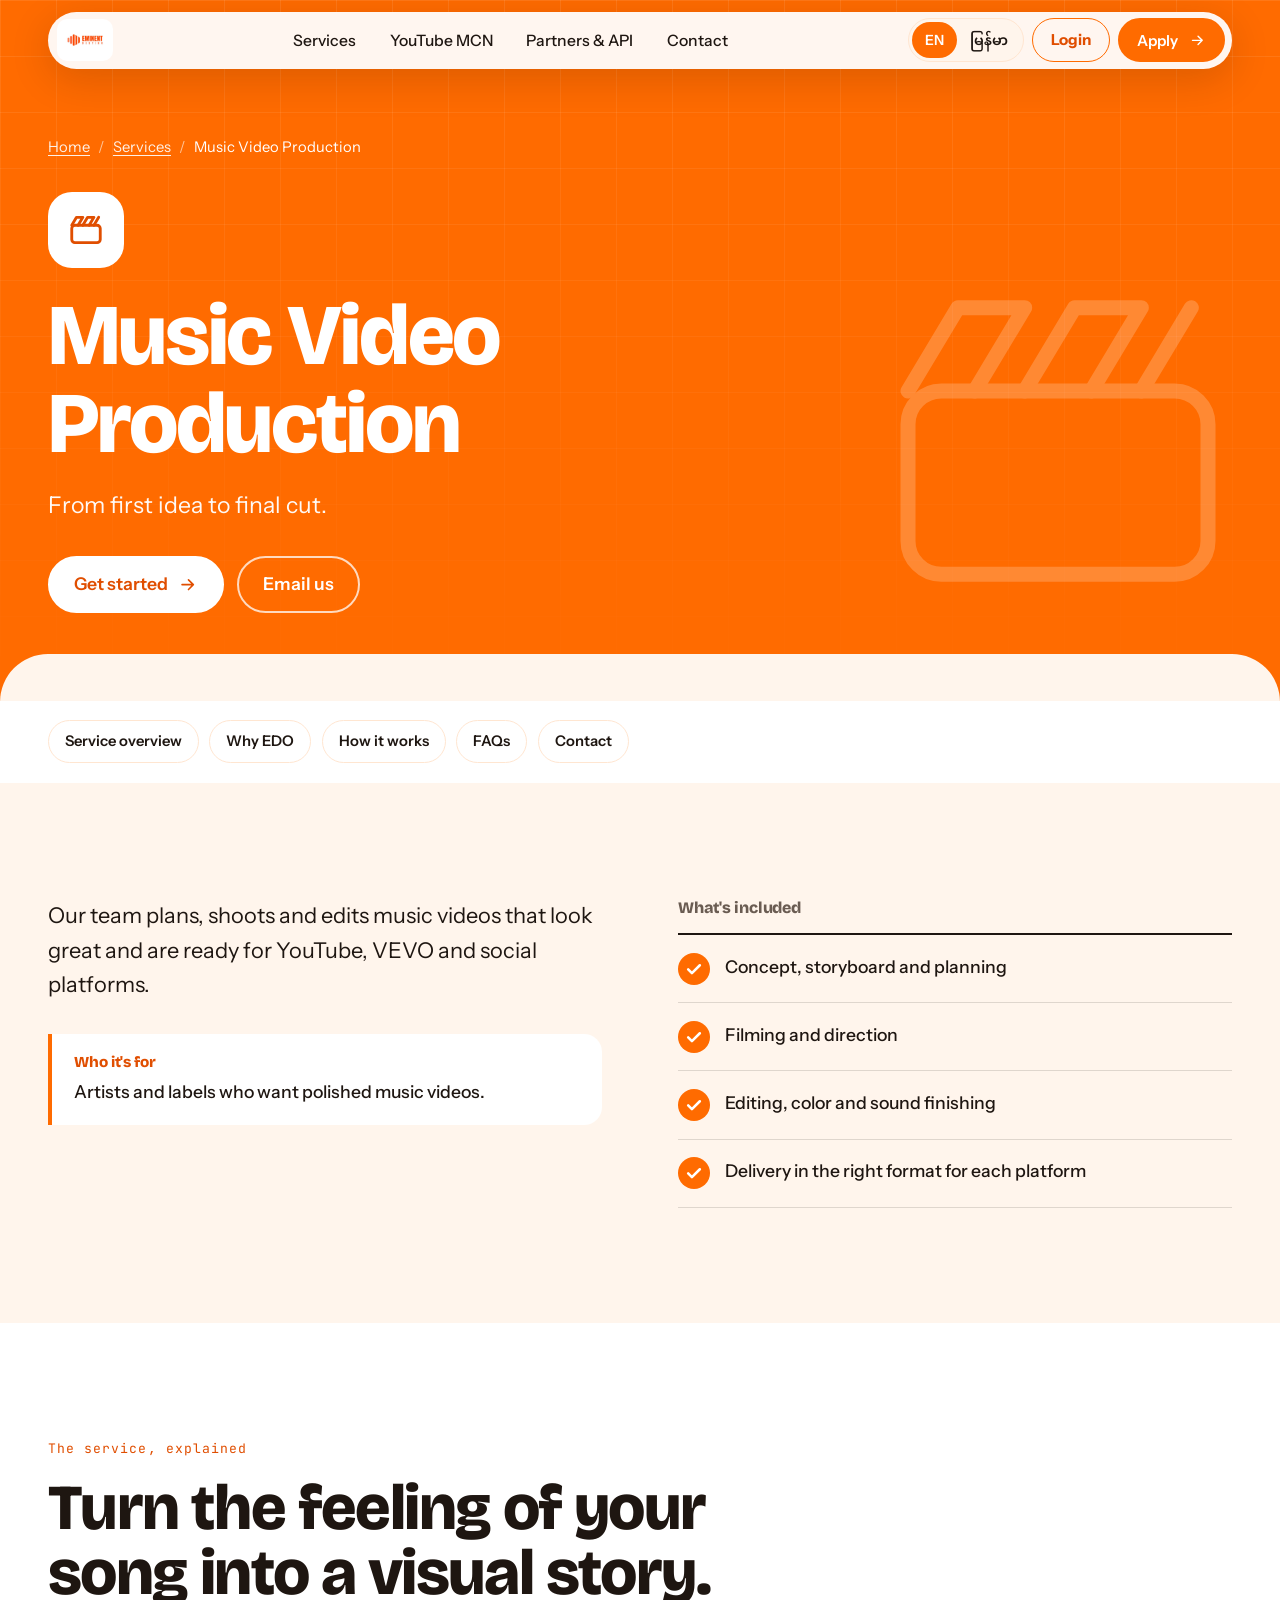
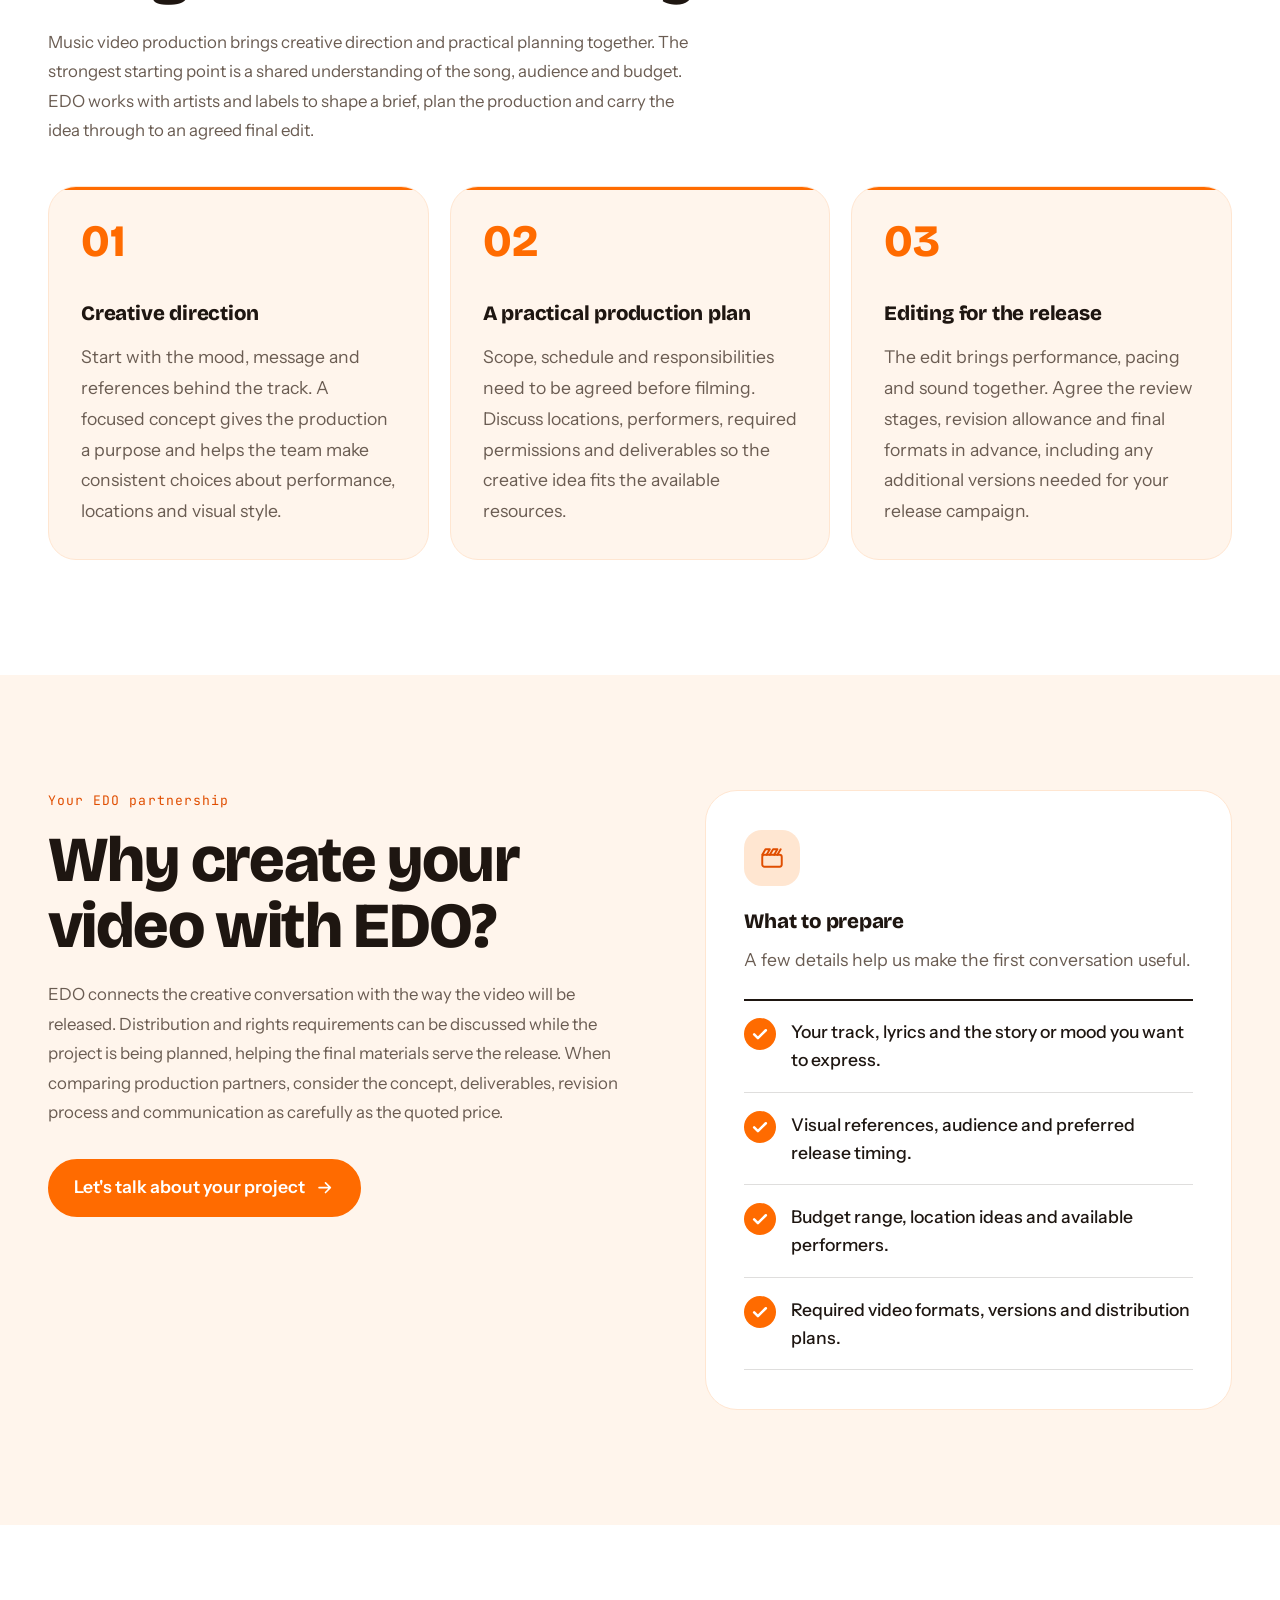
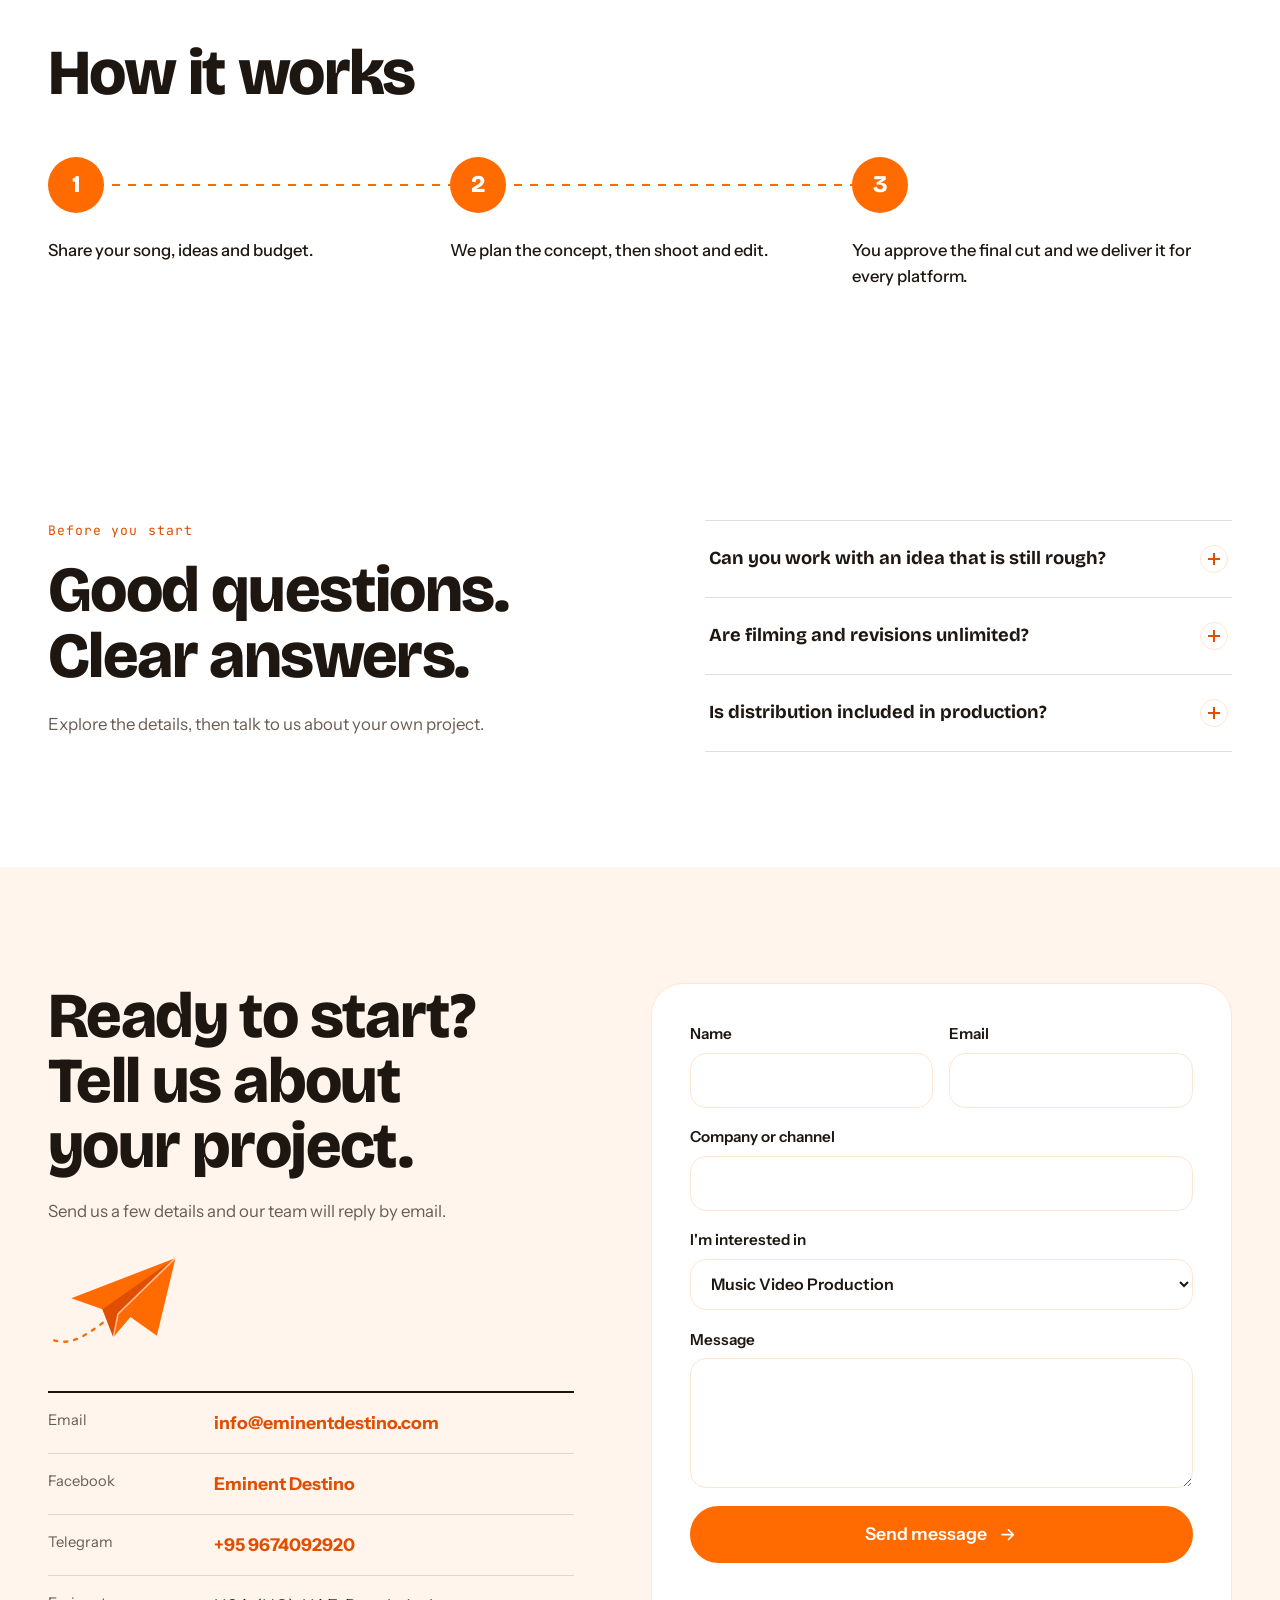
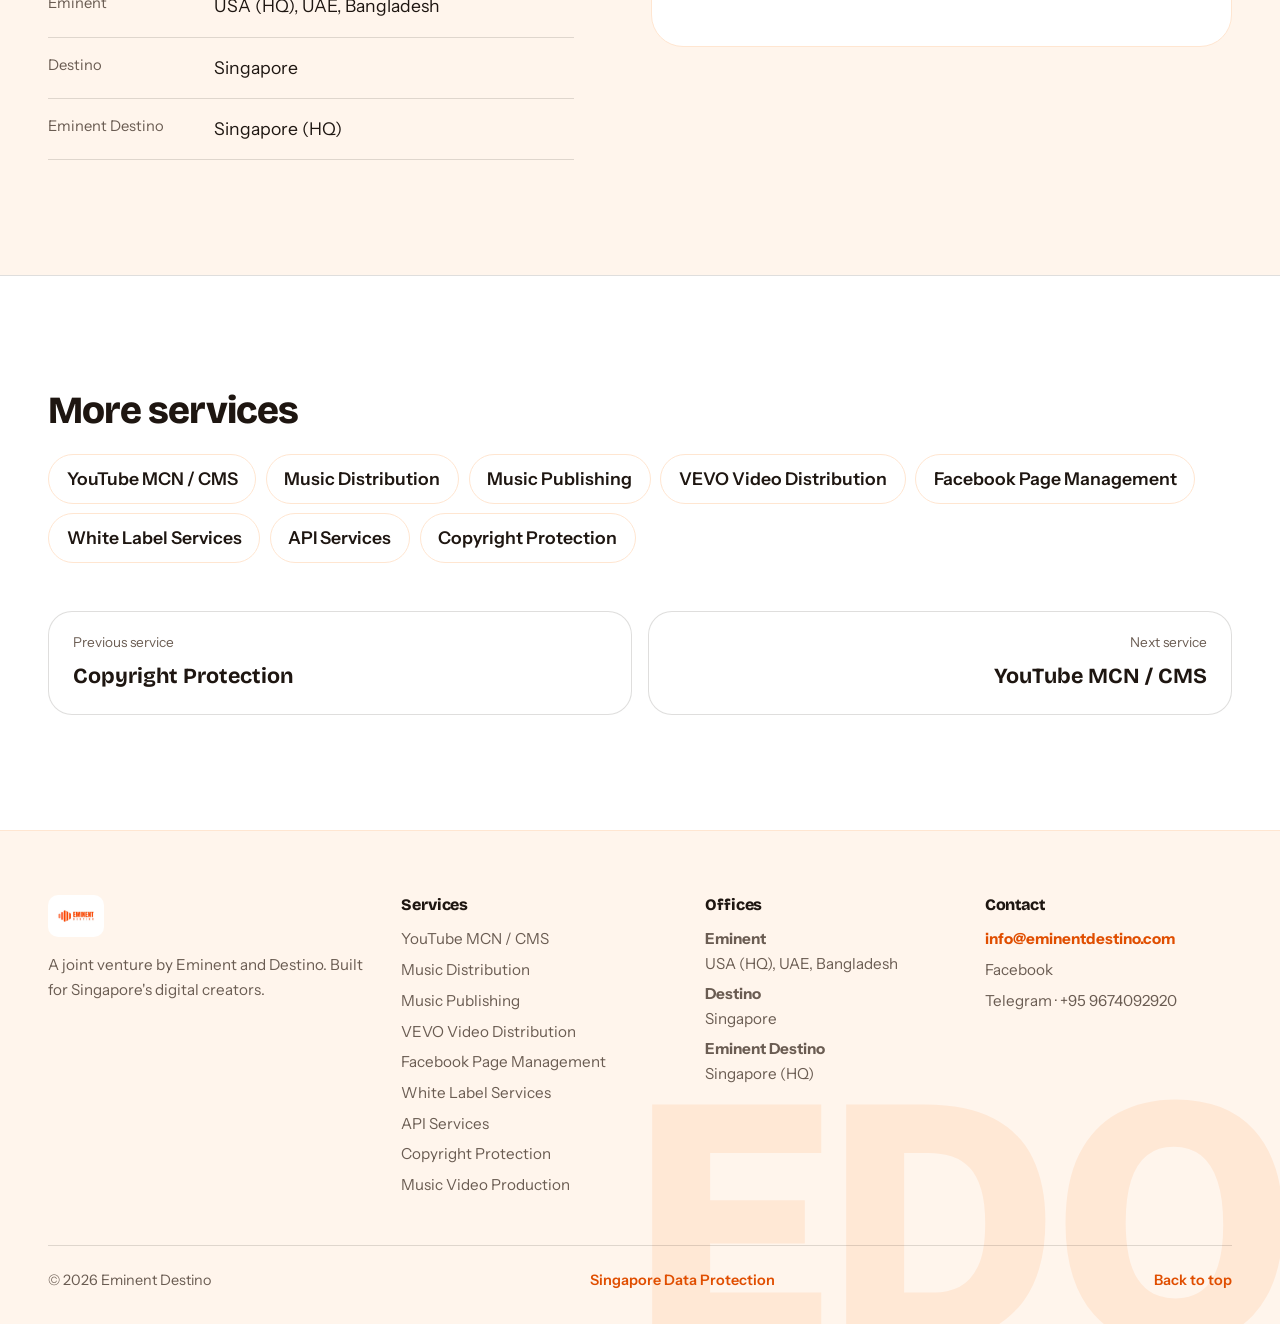
<file: services/video-production.html>
<!DOCTYPE html>
<html lang="en">
<head>
<meta charset="utf-8">
<meta name="viewport" content="width=device-width, initial-scale=1, viewport-fit=cover">
<meta name="referrer" content="no-referrer">
<title>Music Video Production in Singapore | Eminent Destino</title>
<meta name="description" content="From first idea to final cut. Our team plans, shoots and edits music videos that look great and are ready for YouTube, VEVO and so">
<link rel="canonical" href="https://www.eminentdestino.com/services/video-production.html">
<link rel="icon" type="image/png" sizes="48x48" href="/favicon-48.png">
<link rel="icon" type="image/png" sizes="192x192" href="/favicon-192.png">
<link rel="apple-touch-icon" href="/apple-touch-icon.png">
<meta property="og:title" content="Music Video Production in Singapore | Eminent Destino">
<meta property="og:description" content="From first idea to final cut. Our team plans, shoots and edits music videos that look great and are ready for YouTube, VEVO and so">
<meta property="og:type" content="website">
<meta property="og:site_name" content="Eminent Destino">
<meta property="og:url" content="https://www.eminentdestino.com/services/video-production.html">
<meta property="og:image" content="https://www.eminentdestino.com/assets/logo.jpg">
<meta name="twitter:card" content="summary_large_image">
<script type="application/ld+json">{"@context": "https://schema.org", "@type": "Service", "name": "Music Video Production", "description": "From first idea to final cut. Our team plans, shoots and edits music videos that look great and are ready for YouTube, VEVO and so", "url": "https://www.eminentdestino.com/services/video-production.html", "provider": {"@type": "Organization", "name": "Eminent Destino", "url": "https://www.eminentdestino.com/"}, "areaServed": {"@type": "Country", "name": "Singapore"}}</script>
<meta name="theme-color" content="#FF6B00">
<link rel="preconnect" href="https://fonts.googleapis.com">
<link rel="preconnect" href="https://fonts.gstatic.com" crossorigin>
<link href="https://fonts.googleapis.com/css2?family=Bricolage+Grotesque:opsz,wght@12..96,500;12..96,700;12..96,800&family=Instrument+Sans:wght@400;500;600&family=JetBrains+Mono:wght@400;500&family=Noto+Sans+Myanmar:wght@400;500;700&display=swap" rel="stylesheet">
<style>
:root{
  --orange:#FF6B00;
  --orange-deep:#E04E00;
  --orange-soft:#FFE6D1;
  --orange-tint:#FFF5EC;
  --white:#FFFFFF;
  --ink:#1E1611;
  --muted:#6A5C52;
  --line:rgba(30,22,17,.14);
  --f-display:"Bricolage Grotesque","Noto Sans Myanmar",system-ui,sans-serif;
  --f-body:"Instrument Sans","Noto Sans Myanmar",system-ui,-apple-system,"Segoe UI",sans-serif;
  --f-mono:"JetBrains Mono",ui-monospace,SFMono-Regular,Menlo,monospace;
  --gutter:clamp(1.1rem,4vw,3rem);
  --maxw:clamp(1240px,72vw,1560px);
  --space:clamp(4rem,9vw,8.5rem);
  --ease:cubic-bezier(.2,.7,.2,1);
}
*,*::before,*::after{box-sizing:border-box}
[hidden]{display:none !important}
html{scroll-behavior:smooth;-webkit-text-size-adjust:100%;scroll-padding-top:90px}
body{margin:0;background:var(--white);color:var(--ink);font-family:var(--f-body);font-size:clamp(1rem,.96rem + .2vw,1.1rem);line-height:1.6;overflow-x:hidden}
img,svg,video{display:block;max-width:100%}
a{color:inherit;text-decoration:none}
button,input,select,textarea{font:inherit;color:inherit}
h1,h2,h3,p,ul,dl,dd{margin:0}
ul{padding:0;list-style:none}
:focus-visible{outline:3px solid var(--orange-deep);outline-offset:3px;border-radius:6px}
::selection{background:var(--orange);color:#fff}
html[lang="my"] body{line-height:1.95}
html[lang="my"] h1,html[lang="my"] h2,html[lang="my"] h3{line-height:1.5;letter-spacing:0}
.wrap{width:min(var(--maxw),100% - 2*var(--gutter));margin-inline:auto}
h1,h2,h3{font-family:var(--f-display);font-weight:800;letter-spacing:-.025em;line-height:1.02}
h2{font-size:clamp(2rem,5vw,4rem);text-wrap:balance}
h3{font-size:clamp(1.1rem,1.6vw,1.4rem);letter-spacing:-.01em;line-height:1.2}
html[lang="my"] h2{font-size:clamp(1.7rem,4vw,3.2rem)}
.lead{font-size:clamp(1.05rem,1.3vw,1.25rem);color:var(--muted);max-width:60ch}
#progress{position:fixed;inset:0 auto auto 0;height:3px;width:100%;background:var(--orange);transform:scaleX(0);transform-origin:left;z-index:100}

/* The accent follows the pointer with a small easing motion. */
.cursor-orbit{position:fixed;top:0;left:0;width:14px;height:14px;border:2px solid var(--orange-deep);border-radius:50%;background:rgba(255,255,255,.92);box-shadow:0 0 0 1px rgba(255,255,255,.65),0 3px 10px rgba(30,22,17,.2);pointer-events:none;z-index:120;opacity:0;transform:translate3d(-30px,-30px,0);transition:opacity .18s ease,width .18s var(--ease),height .18s var(--ease),background .18s ease;will-change:transform}
.cursor-orbit.is-visible{opacity:1}
.cursor-orbit.is-interactive{width:18px;height:18px;background:var(--orange-soft)}
@media(hover:none),(pointer:coarse),(prefers-reduced-motion:reduce){.cursor-orbit{display:none}}

/* buttons */
.btn{--bg:var(--orange);--fg:#fff;display:inline-flex;align-items:center;justify-content:center;gap:.65rem;padding:.95rem 1.5rem;min-height:48px;border-radius:999px;background:var(--bg);color:var(--fg);font-weight:600;border:2px solid var(--bg);cursor:pointer;transition:transform .25s var(--ease),background .25s,color .25s,border-color .25s;line-height:1.3;text-align:center}
.btn svg{width:1.1em;height:1.1em;fill:none;stroke:currentColor;stroke-width:2;stroke-linecap:round;stroke-linejoin:round;transition:transform .25s var(--ease);flex:none}
.btn:hover{transform:translateY(-2px)}
.btn:hover svg{transform:translateX(4px)}
.btn--white{--bg:#fff;--fg:var(--orange-deep)}
.btn--ghost{--bg:transparent;--fg:#fff;border-color:rgba(255,255,255,.75)}
.btn--ghost:hover{background:#fff;color:var(--orange-deep);border-color:#fff}
.btn--outline{--bg:transparent;--fg:var(--ink);border-color:var(--ink)}
.btn--outline:hover{background:var(--ink);color:#fff}
.btn--sm{padding:.55rem 1.1rem;font-size:.95rem;min-height:44px}
@media (max-width:480px){.hero__cta .btn,.sp-actions .btn,.wl__cta .btn{width:100%}}

/* header */
.hdr{position:fixed;top:12px;left:0;right:0;z-index:90;pointer-events:none}
.hdr__bar{pointer-events:auto;display:flex;align-items:center;gap:.6rem;justify-content:space-between;background:rgba(255,255,255,.94);backdrop-filter:blur(16px) saturate(1.4);-webkit-backdrop-filter:blur(16px) saturate(1.4);border-radius:999px;padding:.4rem .45rem .4rem .55rem;box-shadow:0 10px 40px rgba(30,10,0,.16)}
.logo{display:flex;align-items:center;gap:.6rem;font-family:var(--f-display);font-weight:800;min-width:0}
.logo__img{display:none;height:42px;width:auto;max-width:180px;object-fit:contain;border-radius:10px}
.logo.has-img .logo__img{display:block}
.logo.has-img .logo__fb{display:none}
.logo__fb{display:flex;align-items:center;gap:.55rem}
.logo__fb b{background:var(--orange);color:#fff;padding:.4rem .7rem;border-radius:12px;font-size:1.05rem;letter-spacing:.02em}
.logo__fb em{font-style:normal;font-size:1rem;white-space:nowrap}
@media (max-width:560px){.hdr .logo__fb em{display:none}.hdr .logo__img{max-width:42vw;height:38px}}
.nav{display:flex;gap:.2rem}
.nav a{padding:.55rem .95rem;border-radius:999px;font-weight:500;font-size:.98rem;transition:background .2s,color .2s;white-space:nowrap}
.nav a:hover{background:var(--orange-soft);color:var(--orange-deep)}
.hdr__end{display:flex;align-items:center;gap:.45rem}
.lang{display:inline-flex;background:var(--orange-tint);border:1px solid var(--orange-soft);border-radius:999px;padding:3px}
.lang button{border:0;background:transparent;padding:.4rem .8rem;min-height:36px;border-radius:999px;cursor:pointer;font-weight:600;font-size:.88rem;transition:background .2s,color .2s}
.lang button[aria-pressed="true"]{background:var(--orange);color:#fff}
.burger{display:none;width:44px;height:44px;border-radius:50%;border:0;background:var(--orange-tint);cursor:pointer;position:relative;flex:none}
.burger span{position:absolute;left:12px;right:12px;height:2px;background:var(--ink);border-radius:2px;transition:transform .3s var(--ease),top .3s var(--ease),opacity .2s}
.burger span:nth-child(1){top:16px}.burger span:nth-child(2){top:21px}.burger span:nth-child(3){top:26px}
.burger[aria-expanded="true"] span:nth-child(1){top:21px;transform:rotate(45deg)}
.burger[aria-expanded="true"] span:nth-child(2){opacity:0}
.burger[aria-expanded="true"] span:nth-child(3){top:21px;transform:rotate(-45deg)}
.mmenu{pointer-events:auto;display:none;margin-top:10px;background:#fff;border-radius:28px;padding:.75rem;box-shadow:0 20px 50px rgba(30,10,0,.2);max-height:calc(100svh - 100px);overflow:auto}
.mmenu.open{display:block}
.mmenu a{display:block;padding:.9rem 1.1rem;border-radius:16px;font-weight:600;font-size:1.1rem}
.mmenu a:hover{background:var(--orange-tint)}
@media (max-width:1020px){.nav,.hdr__end .btn{display:none}.burger{display:block}}

/* hero */
.hero{position:relative;min-height:100vh;min-height:100svh;color:#fff;display:flex;align-items:flex-end;isolation:isolate;overflow:hidden;background:linear-gradient(135deg,#FF8A2B,#E04E00 60%,#B93A00)}
.hero__media{position:absolute;inset:0;z-index:-2;background:linear-gradient(135deg,#FF8A2B,#E04E00 60%,#B93A00)}
.hero__media::before{content:"";position:absolute;inset:-20%;background:radial-gradient(circle at 30% 30%,rgba(255,255,255,.32),transparent 40%),radial-gradient(circle at 75% 65%,rgba(255,200,120,.42),transparent 45%);animation:drift 14s ease-in-out infinite alternate}
@keyframes drift{to{transform:translate3d(6%,4%,0) scale(1.15)}}
.hero__media video{position:absolute;inset:0;width:100%;height:100%;object-fit:cover;object-position:center;opacity:0;transition:opacity 1s ease}
.hero.video-ready .hero__media video{opacity:1}
.hero.video-ready .hero__media::before{opacity:0}
.hero__shade{position:absolute;inset:0;z-index:-1;background:
  linear-gradient(180deg,rgba(20,8,0,.5) 0%,rgba(20,8,0,0) 26%,rgba(20,8,0,0) 40%,rgba(20,8,0,.8) 100%),
  linear-gradient(90deg,rgba(255,107,0,.3),transparent 62%)}
@media (max-width:700px){.hero__shade{background:linear-gradient(180deg,rgba(20,8,0,.55) 0%,rgba(20,8,0,.1) 25%,rgba(20,8,0,.55) 55%,rgba(20,8,0,.88) 100%)}}
.eqbars{position:absolute;right:var(--gutter);bottom:150px;display:none;gap:6px;align-items:flex-end;height:150px;z-index:-1}
.hero.no-video:not(.video-ready) .eqbars{display:flex}
.eqbars i{display:block;width:8px;height:100%;border-radius:8px;background:rgba(255,255,255,.75);transform-origin:bottom;animation:bar 1.2s ease-in-out infinite alternate}
@keyframes bar{from{transform:scaleY(.12)}to{transform:scaleY(1)}}
@media (max-width:700px){.eqbars{height:90px;bottom:170px;gap:4px}.eqbars i{width:6px}}
.hero__inner{width:min(var(--maxw),100% - 2*var(--gutter));padding-block:8.5rem 9.5rem}
@media (max-width:700px){.hero__inner{padding-block:7.5rem 9rem}}
.hero__badge{display:inline-flex;align-items:center;gap:.6rem;background:rgba(255,255,255,.18);border:1px solid rgba(255,255,255,.45);backdrop-filter:blur(8px);-webkit-backdrop-filter:blur(8px);padding:.5rem 1rem;border-radius:999px;font-size:.92rem;font-weight:500;max-width:100%}
.hero__badge i{width:8px;height:8px;border-radius:50%;background:#fff;box-shadow:0 0 0 0 rgba(255,255,255,.8);animation:ping 2s infinite;flex:none}
@keyframes ping{70%{box-shadow:0 0 0 10px rgba(255,255,255,0)}100%{box-shadow:0 0 0 0 rgba(255,255,255,0)}}
.hero h1{font-size:clamp(2.7rem,9vw,8rem);margin-top:1.4rem;text-wrap:balance;text-shadow:0 2px 30px rgba(0,0,0,.3)}
html[lang="my"] .hero h1{font-size:clamp(2.1rem,6.2vw,5.2rem)}
.hero h1 span{display:block}
.hero__lead{margin-top:1.5rem;max-width:58ch;font-size:clamp(1.02rem,1.5vw,1.3rem);color:rgba(255,255,255,.96);text-shadow:0 1px 16px rgba(0,0,0,.4)}
.hero__cta{display:flex;flex-wrap:wrap;gap:.8rem;margin-top:2rem}
.playbtn{position:absolute;left:50%;top:44%;transform:translate(-50%,-50%);border:0;cursor:pointer;background:#fff;color:var(--orange-deep);font-weight:700;padding:1rem 1.6rem;border-radius:999px;display:flex;align-items:center;gap:.6rem;box-shadow:0 20px 50px rgba(0,0,0,.35);z-index:2}
.playbtn svg{width:20px;height:20px;fill:currentColor}
.hero::after{content:"";position:absolute;left:0;right:0;bottom:-1px;height:56px;background:#fff;border-radius:56px 56px 0 0}
@media (max-width:700px){.hero::after{height:36px;border-radius:36px 36px 0 0}}
.js .hero [data-in]{opacity:0;transform:translateY(38px);filter:blur(8px);animation:heroIn 1s var(--ease) forwards;animation-delay:calc(var(--i,0) * .12s + .25s)}
@keyframes heroIn{to{opacity:1;transform:none;filter:none}}
@media (orientation:landscape) and (max-height:520px){.hero__inner{padding-block:6.5rem 7rem}.hero h1{font-size:clamp(2rem,7vw,4rem)}.hero__lead{display:none}}

/* marquee */
.marquee{background:var(--orange);color:#fff;overflow:hidden;padding:1.05rem 0;margin-top:-1px}
.marquee__track{display:flex;width:max-content;animation:scroll 70s linear infinite}
.marquee:hover .marquee__track{animation-play-state:paused}
.marquee__item{display:flex;align-items:center;font-family:var(--f-display);font-weight:700;font-size:clamp(1rem,1.8vw,1.5rem);white-space:nowrap}
.marquee__item::after{content:"✦";margin-inline:1.6rem;font-size:.8em;opacity:.8}
@keyframes scroll{to{transform:translateX(-50%)}}

/* sections */
.sec{padding-block:var(--space)}
.sec--tint{background:var(--orange-tint)}
.js [data-reveal]{opacity:0;transform:translateY(26px);transition:opacity .8s var(--ease),transform .8s var(--ease);transition-delay:var(--d,0s)}
.js [data-reveal].in{opacity:1;transform:none}

/* Service chooser and MCN detail. Motion follows the existing reveal system. */
.explorer{display:grid;grid-template-columns:minmax(220px,.8fr) 1.6fr;gap:1rem;align-items:start;margin:-.4rem 0 2rem;padding:clamp(1.2rem,3vw,2rem);border:1px solid var(--orange-soft);border-radius:28px;background:#fff;box-shadow:0 14px 38px rgba(60,28,10,.05)}
.explorer__intro p{font:500 .77rem var(--f-mono);letter-spacing:.08em;color:var(--orange-deep);margin-bottom:.65rem}
.explorer__intro h3{font-size:clamp(1.3rem,2vw,1.8rem)}
.explorer__choices{display:flex;flex-wrap:wrap;gap:.6rem}
.explorer__choices button{border:1px solid var(--line);border-radius:999px;background:#fff;padding:.65rem 1rem;cursor:pointer;min-height:44px;font-weight:600;transition:background .22s,border-color .22s,color .22s,transform .22s}
.explorer__choices button:hover{transform:translateY(-2px);border-color:var(--orange)}
.explorer__choices button[aria-pressed=true]{background:var(--ink);border-color:var(--ink);color:#fff}
.explorer__result{grid-column:2;display:flex;align-items:center;justify-content:space-between;gap:1.5rem;border-top:1px solid var(--line);padding-top:1rem}
.explorer__result strong{font-family:var(--f-display);font-size:1.14rem}
.explorer__result p{color:var(--muted);font-size:.94rem;line-height:1.5;margin-top:.2rem}
.explorer__result .go{flex:none}
@media(max-width:800px){.explorer{grid-template-columns:1fr}.explorer__result{grid-column:1;align-items:flex-start;flex-direction:column;gap:.7rem}}

.mcn-story__heading{max-width:850px;margin-bottom:2.4rem}
.mcn-story__heading .lead{margin-top:1.3rem;line-height:1.75}
.mcn-pains{display:grid;grid-template-columns:repeat(3,minmax(0,1fr));gap:1rem}
.mcn-pains article{border:1px solid var(--line);border-radius:24px;padding:clamp(1.3rem,2vw,2.1rem);background:#fff}
.mcn-pains article>span{display:block;font:500 .9rem var(--f-mono);color:var(--orange-deep);margin-bottom:2.2rem}
.mcn-pains h3{margin-bottom:.7rem}.mcn-pains p,.mcn-benefits p{color:var(--muted);line-height:1.7}
.mcn-bridge{display:flex;align-items:center;gap:clamp(1.2rem,4vw,3rem);margin-top:1rem;padding:clamp(1.5rem,4vw,3rem);background:var(--ink);color:#fff;border-radius:26px}
.mcn-bridge__mark{font-family:var(--f-display);font-size:clamp(2.4rem,7vw,5rem);font-weight:800;letter-spacing:-.07em;color:var(--orange);line-height:1}
.mcn-bridge h3{margin-bottom:.5rem}.mcn-bridge p{color:#e4dcd6;max-width:75ch}
.mcn-oo{background:#fff}
.mcn-oo__grid{display:grid;grid-template-columns:repeat(3,minmax(0,1fr));gap:1rem}
.mcn-oo__grid article{background:var(--orange-tint);border:1px solid var(--orange-soft);border-radius:24px;padding:clamp(1.3rem,2.5vw,2.2rem)}
.mcn-oo__grid article>span{font:500 .82rem var(--f-mono);color:var(--orange-deep)}
.mcn-oo__grid h3{margin:1.2rem 0 .6rem}.mcn-oo__grid p{color:var(--muted);line-height:1.7}
.mcn-settlement{display:flex;gap:1.5rem;align-items:baseline;border-top:1px solid var(--line);padding:1.5rem 0 2rem}
.mcn-settlement h3{flex:0 0 25%}.mcn-settlement p{color:var(--muted)}
.mcn-tax-policy{display:flex;align-items:center;gap:1.4rem;margin-top:1rem;border:1px solid var(--orange-soft);border-radius:22px;background:#fff;padding:1.2rem 1.6rem}
.mcn-tax-policy strong{font-family:var(--f-display);font-size:clamp(2.8rem,5vw,4.5rem);line-height:1;color:var(--orange-deep);letter-spacing:-.06em}
.mcn-tax-policy h3{font-size:1.1rem;margin-bottom:.3rem}.mcn-tax-policy p{color:var(--muted);font-size:.93rem}
.mcn-timeline{display:grid;grid-template-columns:repeat(3,1fr);gap:1rem;margin-bottom:1.5rem}
.mcn-timeline>div{position:relative;background:#fff;border:1px solid var(--orange-soft);border-radius:22px;padding:1.5rem;overflow:hidden}
.mcn-timeline>div:before{content:"";position:absolute;inset:0 auto auto 0;width:100%;height:3px;background:var(--orange);transform:scaleX(0);transform-origin:left;transition:transform .8s var(--ease)}
.mcn-timeline.in>div:before{transform:scaleX(1)}
.mcn-timeline>div:nth-child(2):before{transition-delay:.15s}.mcn-timeline>div:nth-child(3):before{transition-delay:.3s}
.mcn-timeline span{font:500 .83rem var(--f-mono);color:var(--orange-deep)}
.mcn-timeline h3{margin:1.2rem 0 .6rem}.mcn-timeline p{color:var(--muted);font-size:.94rem}
.mcn-calculator{display:grid;grid-template-columns:1fr 1fr;gap:2rem;background:var(--ink);color:#fff;border-radius:26px;padding:clamp(1.5rem,4vw,3rem);align-items:center}
.mcn-calculator h3{font-size:clamp(1.4rem,2.3vw,2rem)}.mcn-calculator p{color:#e4dcd6;margin:.75rem 0 1.3rem}
.mcn-calculator label{display:block;font-size:.88rem;margin-bottom:.35rem}
.mcn-calculator__input{display:flex;align-items:center;gap:.5rem;background:#fff;color:var(--ink);border-radius:12px;padding:.35rem .9rem;max-width:300px}
.mcn-calculator__input input{min-width:0;width:100%;border:0;outline:0;background:transparent;padding:.5rem 0;font-size:1.3rem}
.mcn-calculator__result{border-left:1px solid rgba(255,255,255,.25);padding-left:2rem}
.mcn-calculator__result output{display:block;color:#ff9e55;font-family:var(--f-display);font-size:clamp(2.8rem,6vw,5.5rem);font-weight:800;line-height:1.1;letter-spacing:-.06em;font-variant-numeric:tabular-nums}
.mcn-calculator__result p:last-child{font-size:.85rem;line-height:1.55;margin-bottom:0}
.mcn-note{max-width:95ch;margin-top:1.2rem;font-size:.88rem;line-height:1.65;color:var(--muted)}
.mcn-benefits{display:grid;grid-template-columns:repeat(3,minmax(0,1fr));gap:1rem}
.mcn-benefits article{border-top:2px solid var(--ink);padding:1.6rem .7rem 1.2rem 0}
.mcn-benefits article>span{display:block;color:var(--orange);font-size:1.2rem;margin-bottom:1.2rem;transition:transform .35s var(--ease)}
.mcn-benefits article:hover>span{transform:rotate(60deg)}
.mcn-benefits h3{margin-bottom:.6rem}
.mcn-addons{margin-top:2rem;border-radius:24px;background:var(--orange-tint);padding:1.6rem 2rem;display:flex;align-items:center;gap:2rem}
.mcn-addons h3{flex:0 0 30%}.mcn-addons p{color:var(--muted)}
.mcn-join__grid{display:grid;grid-template-columns:1.25fr .75fr;gap:clamp(2rem,5vw,5rem);align-items:start}
.mcn-join .lead{margin-top:1.4rem}.mcn-join .btn{margin-top:2rem}
.mcn-examples{display:grid;grid-template-columns:1fr 1fr;gap:1rem;margin-top:2rem}
.mcn-examples>div{background:#fff;border:1px solid var(--orange-soft);padding:1.3rem;border-radius:18px}
.mcn-examples h3{font-size:1.02rem;margin-bottom:.5rem}.mcn-examples p{color:var(--muted);font-size:.92rem}
.mcn-criteria{background:#fff;border:1px solid var(--orange-soft);border-radius:24px;padding:clamp(1.5rem,3vw,2.5rem)}
.mcn-criteria h3{margin-bottom:1.3rem}.mcn-criteria li{padding:.85rem 0 .85rem 1.5rem;border-top:1px solid var(--line);position:relative;color:var(--muted)}
.mcn-criteria li:before{content:"✓";position:absolute;left:0;color:var(--orange-deep);font-weight:700}
.mcn-b2b__grid{display:grid;grid-template-columns:1.2fr .8fr;gap:clamp(2rem,5vw,5rem);align-items:end}
.mcn-b2b .lead{margin-top:1.4rem}.mcn-b2b__action p{color:var(--muted);margin-bottom:1.5rem}
.mcn-sources{padding-block:1.2rem 2rem;font-size:.8rem;color:var(--muted)}.mcn-sources a{color:var(--orange-deep);text-decoration:underline;text-underline-offset:3px}
@media(max-width:900px){.mcn-pains,.mcn-benefits,.mcn-oo__grid{grid-template-columns:repeat(2,minmax(0,1fr))}.mcn-timeline{grid-template-columns:1fr}.mcn-join__grid,.mcn-b2b__grid{grid-template-columns:1fr}}
@media(max-width:600px){.mcn-pains,.mcn-benefits,.mcn-oo__grid,.mcn-examples,.mcn-calculator{grid-template-columns:1fr}.mcn-bridge{align-items:flex-start;flex-direction:column}.mcn-calculator__result{border-left:0;border-top:1px solid rgba(255,255,255,.25);padding:1.5rem 0 0}.mcn-addons{display:block}.mcn-addons p{margin-top:.7rem}.mcn-story__heading{margin-bottom:1.5rem}.mcn-settlement{display:block}.mcn-settlement p{margin-top:.7rem}}

/* about */
.about{display:grid;grid-template-columns:1.15fr .85fr;gap:clamp(2rem,6vw,6rem);align-items:start}
.about h2{margin-bottom:1.5rem}
.about p{color:var(--muted);max-width:58ch}
.eq{display:flex;flex-wrap:wrap;align-items:center;gap:.7rem;margin-top:2rem;font-family:var(--f-display);font-weight:800}
.eq b{padding:.6rem 1.05rem;border-radius:999px;border:2px solid var(--ink);font-size:1rem}
.eq b.edo{background:var(--orange);border-color:var(--orange);color:#fff}
.eq span{font-size:1.5rem;color:var(--orange)}
.stats{display:grid;grid-template-columns:1fr 1fr;border-top:2px solid var(--ink)}
.stat{padding:1.5rem 0;border-bottom:1px solid var(--line);min-width:0}
.stat:nth-child(odd){padding-right:1rem;border-right:1px solid var(--line)}
.stat:nth-child(even){padding-left:1.2rem}
.stat b{display:block;font-family:var(--f-display);font-size:clamp(2.2rem,4.4vw,3.6rem);line-height:1.1;color:var(--orange);letter-spacing:-.03em}
.stat b.sm{font-size:clamp(1.35rem,2.6vw,2.1rem);padding-block:.45rem}
.stat span{display:block;margin-top:.5rem;color:var(--muted);font-size:.98rem;line-height:1.4}
.ents{display:grid;grid-template-columns:1fr 1fr;gap:1rem;margin-top:clamp(2.5rem,5vw,4rem)}
.ent{background:#fff;border:1.5px solid var(--line);border-radius:28px;padding:clamp(1.4rem,2.6vw,2.2rem);transition:border-color .3s,transform .4s var(--ease)}
.ent:hover{border-color:var(--orange);transform:translateY(-4px)}
.ent--a{background:var(--orange-tint);border-color:var(--orange-soft)}
.ent h3{font-size:clamp(1.3rem,2vw,1.7rem)}
.ent p{margin-top:.7rem;color:var(--muted);max-width:46ch}
.tags{display:flex;flex-wrap:wrap;gap:.45rem;margin-top:1.2rem}
.tags li{background:var(--orange);color:#fff;font-weight:600;font-size:.85rem;padding:.3rem .8rem;border-radius:999px}
.ent--b .tags li{background:var(--ink)}
@media (max-width:860px){.about,.ents{grid-template-columns:1fr}}

/* MCN */
.mcn{display:grid;grid-template-columns:.9fr 1.1fr;gap:clamp(2rem,6vw,6rem);align-items:start}
.mcn__side{position:sticky;top:110px}
.mcn__side h2{margin-bottom:1.3rem}
.mcn__side .btn{margin-top:2rem}
.rows{border-top:1px solid var(--line)}
.row{position:relative;display:grid;grid-template-columns:56px 1fr;gap:1.2rem;padding:1.6rem 0;border-bottom:1px solid var(--line)}
.row::after{content:"";position:absolute;left:0;bottom:-1px;height:2px;width:100%;background:var(--orange);transform:scaleX(0);transform-origin:left;transition:transform 1.1s var(--ease) .2s}
.row.in::after{transform:scaleX(1)}
.ico{width:56px;height:56px;border-radius:18px;background:var(--orange-soft);color:var(--orange-deep);display:grid;place-items:center;transition:background .3s,color .3s,transform .3s var(--ease);flex:none}
.ico svg{width:26px;height:26px;fill:none;stroke:currentColor;stroke-width:1.8;stroke-linecap:round;stroke-linejoin:round}
.row:hover .ico{background:var(--orange);color:#fff;transform:rotate(-6deg)}
.row p{margin-top:.5rem;color:var(--muted);max-width:60ch}
@media (max-width:900px){.mcn{grid-template-columns:1fr}.mcn__side{position:static}}
@media (max-width:480px){.row{grid-template-columns:44px 1fr;gap:.9rem}.row .ico{width:44px;height:44px;border-radius:14px}.row .ico svg{width:22px;height:22px}}

/* services bento */
.svc-head{display:flex;justify-content:space-between;align-items:end;gap:2rem;flex-wrap:wrap;margin-bottom:clamp(2rem,4vw,3.5rem)}
.svc-head p{max-width:44ch;color:var(--muted)}
.bento{display:grid;grid-template-columns:repeat(6,1fr);gap:1rem}
.tile{--mx:50%;--my:50%;position:relative;overflow:hidden;border:1.5px solid var(--line);border-radius:28px;padding:clamp(1.3rem,2.4vw,2.1rem);background:#fff;display:flex;flex-direction:column;justify-content:space-between;gap:2rem;min-height:250px;transition:transform .4s var(--ease),border-color .3s,box-shadow .4s;grid-column:span 2}
.tile::before{content:"";position:absolute;inset:0;background:radial-gradient(420px circle at var(--mx) var(--my),rgba(255,107,0,.16),transparent 60%);opacity:0;transition:opacity .3s;pointer-events:none}
.tile:hover{transform:translateY(-5px);border-color:var(--orange);box-shadow:0 24px 50px -24px rgba(255,107,0,.55)}
.tile:hover::before{opacity:1}
.tile > *{position:relative}
.tile p{margin-top:.6rem;color:var(--muted);max-width:44ch;font-size:.98rem}
.tile:hover .ico{background:var(--orange);color:#fff;transform:rotate(-6deg)}
.tile__top{display:flex;justify-content:space-between;align-items:flex-start;gap:1rem}
.who{font-size:.78rem;font-weight:700;background:var(--ink);color:#fff;padding:.3rem .7rem;border-radius:999px;max-width:14rem;text-align:center;line-height:1.35}
.go{display:inline-flex;align-items:center;gap:.5rem;font-weight:600;color:var(--orange-deep)}
.go svg{width:1.1em;height:1.1em;fill:none;stroke:currentColor;stroke-width:2;stroke-linecap:round;stroke-linejoin:round;transition:transform .25s var(--ease)}
.tile:hover .go svg{transform:translateX(5px)}
.tile--hot{background:var(--orange);border-color:var(--orange);color:#fff;grid-column:span 4}
.tile--hot p{color:rgba(255,255,255,.92)}
.tile--hot .ico{background:rgba(255,255,255,.22);color:#fff}
.tile--hot .go{color:#fff}
.tile--hot::before{background:radial-gradient(420px circle at var(--mx) var(--my),rgba(255,255,255,.28),transparent 60%)}
.tile--hot:hover{box-shadow:0 24px 60px -20px rgba(224,78,0,.8)}
.tile--soft{background:var(--orange-tint);border-color:var(--orange-soft)}
.tile--half{grid-column:span 3}
.js .tile[data-reveal].in{transition:transform .4s var(--ease),border-color .3s,box-shadow .4s,opacity .8s var(--ease);transition-delay:0s}
.js .tile[data-reveal].in:hover{transform:translateY(-5px)}
@media (max-width:980px){.tile{grid-column:span 3}.tile--hot{grid-column:span 6}}
@media (max-width:620px){.bento{grid-template-columns:1fr}.tile,.tile--hot,.tile--half{grid-column:auto;min-height:0}}

/* white label / API band */
.wl{position:relative;background:var(--orange);color:#fff;overflow:hidden;isolation:isolate}
.wl::before{content:"";position:absolute;inset:0;z-index:-1;background-image:linear-gradient(rgba(255,255,255,.09) 1px,transparent 1px),linear-gradient(90deg,rgba(255,255,255,.09) 1px,transparent 1px);background-size:56px 56px;mask-image:linear-gradient(180deg,transparent,#000 25%,#000 75%,transparent);-webkit-mask-image:linear-gradient(180deg,transparent,#000 25%,#000 75%,transparent)}
.wl::after{content:"";position:absolute;width:60vw;height:60vw;right:-20vw;top:-25vw;border-radius:50%;background:radial-gradient(circle,rgba(255,255,255,.28),transparent 65%);z-index:-1;animation:drift 16s ease-in-out infinite alternate}
.wl__grid{display:grid;grid-template-columns:1fr 1fr;gap:clamp(2rem,5vw,5rem);align-items:start}
.wl h2{margin-bottom:1.3rem}
.wl .lead{color:rgba(255,255,255,.93)}
.feats{display:grid;grid-template-columns:1fr 1fr;gap:1.4rem 1.6rem;margin-top:2.2rem}
.feat{display:grid;grid-template-columns:28px 1fr;gap:.7rem}
.feat svg{width:28px;height:28px;padding:5px;border-radius:50%;background:#fff;color:var(--orange-deep);fill:none;stroke:currentColor;stroke-width:3;stroke-linecap:round;stroke-linejoin:round;margin-top:.15rem}
.feat h3{font-size:1.05rem}
.feat p{margin-top:.25rem;font-size:.95rem;color:rgba(255,255,255,.9);line-height:1.5}
html[lang="my"] .feat p{line-height:1.8}
.wl__cta{display:flex;flex-wrap:wrap;gap:.8rem;margin-top:2.2rem}
.code{background:#1B130E;border-radius:24px;box-shadow:0 40px 80px -30px rgba(60,15,0,.7);overflow:hidden;color:#F4E9E0;font-family:var(--f-mono);font-size:.84rem;min-width:0}
.code__bar{display:flex;align-items:center;gap:.4rem;padding:.8rem 1rem;background:#2A1D15;overflow-x:auto}
.code__bar i{width:11px;height:11px;border-radius:50%;background:#FF6B00;flex:none}
.code__bar i:nth-child(2){background:#FFB46B}.code__bar i:nth-child(3){background:#fff}
.tabs{display:flex;gap:.3rem;margin-left:.6rem}
.tabs button{border:0;background:transparent;color:#C8B5A6;padding:.4rem .8rem;border-radius:999px;cursor:pointer;font-family:var(--f-body);font-size:.85rem;white-space:nowrap;min-height:34px}
.tabs button[aria-selected="true"]{background:var(--orange);color:#fff}
.code pre{margin:0;padding:1.2rem 1.3rem;white-space:pre-wrap;word-break:break-word;line-height:1.65;min-height:210px}
.code .lbl{display:block;color:#FFB46B;font-family:var(--f-body);font-size:.75rem;margin-bottom:.4rem;font-weight:600}
.code .req{border-bottom:1px dashed rgba(255,255,255,.16)}
.code .res{color:#fff;min-height:150px}
.code .k{color:#FFB46B}.code .s{color:#FFE0C2}.code .m{color:#7FE0A8}
.code .ln{display:block;animation:ln .35s var(--ease) both}
@keyframes ln{from{opacity:0;transform:translateX(-8px)}}
.code__note{padding:.75rem 1.3rem 1rem;font-family:var(--f-body);font-size:.8rem;color:#B59F90}
@media (max-width:980px){.wl__grid{grid-template-columns:1fr}}
@media (max-width:520px){.feats{grid-template-columns:1fr}.code{font-size:.78rem}}
.flow{display:grid;grid-template-columns:1fr 90px 1fr 90px 1fr;align-items:center;margin-top:clamp(3rem,6vw,5rem)}
.flow--solo{margin-top:2.5rem}
.node{background:#fff;color:var(--ink);border-radius:26px;padding:1.4rem;box-shadow:0 24px 50px -28px rgba(80,20,0,.7)}
.node h3{font-size:1.15rem}
.node p{color:var(--muted);font-size:.92rem;margin-top:.3rem}
.node--hub{text-align:center;background:var(--ink);color:#fff;border-radius:50%;aspect-ratio:1;display:grid;place-content:center;padding:1rem;position:relative;max-width:260px;margin-inline:auto;width:100%}
.node--hub::before,.node--hub::after{content:"";position:absolute;inset:-10px;border-radius:50%;border:2px solid rgba(255,255,255,.7);animation:ring 3s ease-out infinite}
.node--hub::after{animation-delay:1.5s}
@keyframes ring{from{transform:scale(.96);opacity:.9}to{transform:scale(1.18);opacity:0}}
.node--hub b{font-family:var(--f-display);font-size:clamp(2rem,4vw,3rem);color:var(--orange);letter-spacing:-.03em;line-height:1}
.node--hub p{color:#E7D6C8}
.dests{display:flex;flex-wrap:wrap;gap:.45rem;margin-top:.9rem}
.dests li{background:var(--orange-tint);border:1px solid var(--orange-soft);color:var(--orange-deep);font-weight:600;font-size:.88rem;padding:.35rem .75rem;border-radius:999px}
.link{height:4px;border-radius:4px;background:repeating-linear-gradient(90deg,#fff 0 10px,transparent 10px 20px);background-size:20px 4px;animation:dash 1s linear infinite}
@keyframes dash{to{background-position:20px 0}}
@keyframes dashv{to{background-position:0 20px}}
@media (max-width:900px){
  .flow{grid-template-columns:1fr;gap:0}
  .link{width:4px;height:56px;margin-inline:auto;background:repeating-linear-gradient(180deg,#fff 0 10px,transparent 10px 20px);background-size:4px 20px;animation:dashv 1s linear infinite}
  .node--hub{max-width:220px}
}

/* contact */
.contact{display:grid;grid-template-columns:.95fr 1.05fr;gap:clamp(2rem,6vw,6rem);align-items:start}
.contact h2{margin-bottom:1.2rem}
.info{margin-top:2.2rem;border-top:2px solid var(--ink)}
.info div{padding:1rem 0;border-bottom:1px solid var(--line);display:grid;grid-template-columns:150px 1fr;gap:1rem}
.info dt{color:var(--muted);font-size:.92rem}
.info a{color:var(--orange-deep);font-weight:700;word-break:break-word}
.form{background:var(--orange-tint);border:1px solid var(--orange-soft);border-radius:32px;padding:clamp(1.2rem,3vw,2.4rem);display:grid;gap:1.1rem}
.form label{display:grid;gap:.4rem;font-weight:600;font-size:.95rem}
.form input,.form select,.form textarea{width:100%;background:#fff;border:1.5px solid var(--orange-soft);border-radius:16px;padding:.85rem 1rem;min-height:48px;transition:border-color .2s,box-shadow .2s;font-size:1rem}
.form textarea{min-height:130px;resize:vertical}
.form input:focus,.form select:focus,.form textarea:focus{outline:0;border-color:var(--orange);box-shadow:0 0 0 4px rgba(255,107,0,.18)}
.two{display:grid;grid-template-columns:1fr 1fr;gap:1rem}
.msg{min-height:1.5em;font-weight:500}
.msg.err{color:#B3261E}.msg.ok{color:var(--orange-deep)}
@media (max-width:900px){.contact{grid-template-columns:1fr}.two{grid-template-columns:1fr}.info div{grid-template-columns:1fr;gap:.2rem}}

/* service pages */
.sp-hero{position:relative;background:var(--orange);color:#fff;padding:8.5rem 0 5.5rem;overflow:hidden;isolation:isolate}
.sp-hero::before{content:"";position:absolute;inset:0;z-index:-1;background-image:linear-gradient(rgba(255,255,255,.09) 1px,transparent 1px),linear-gradient(90deg,rgba(255,255,255,.09) 1px,transparent 1px);background-size:56px 56px;mask-image:linear-gradient(180deg,#000,transparent);-webkit-mask-image:linear-gradient(180deg,#000,transparent)}
.sp-hero::after{content:"";position:absolute;left:0;right:0;bottom:-1px;height:48px;background:#fff;border-radius:48px 48px 0 0}
.sp-art{position:absolute;right:calc(var(--gutter) - 2vw);bottom:60px;width:min(38vw,400px);color:#fff;opacity:.2;z-index:-1;animation:float 8s ease-in-out infinite alternate}
.sp-art svg{width:100%;height:auto;fill:none;stroke:currentColor;stroke-width:.9;stroke-linecap:round;stroke-linejoin:round}
@keyframes float{to{transform:translateY(-18px) rotate(3deg)}}
@media (max-width:700px){.sp-art{width:60vw;right:-10vw;bottom:70px;opacity:.14}}
.crumbs{display:flex;flex-wrap:wrap;align-items:center;gap:.5rem;font-size:.92rem;margin-bottom:2rem}
.crumbs a{opacity:.9;text-decoration:underline;text-underline-offset:3px}
.crumbs a:hover{opacity:1}
.crumbs span[aria-hidden]{opacity:.6}
.sp-ico{width:76px;height:76px;border-radius:24px;background:#fff;color:var(--orange-deep);display:grid;place-items:center;margin-bottom:1.5rem;animation:pop .7s var(--ease) both}
.sp-ico svg{width:38px;height:38px;fill:none;stroke:currentColor;stroke-width:1.8;stroke-linecap:round;stroke-linejoin:round}
@keyframes pop{from{transform:scale(.4) rotate(-12deg);opacity:0}}
.sp-hero h1{font-size:clamp(2.3rem,7vw,5.4rem);animation:up .8s var(--ease) .1s both;text-wrap:balance;max-width:16ch}
html[lang="my"] .sp-hero h1{font-size:clamp(1.9rem,5.2vw,4rem);max-width:none}
.sp-tag{margin-top:1.2rem;font-size:clamp(1.1rem,1.8vw,1.5rem);max-width:40ch;color:rgba(255,255,255,.96);animation:up .8s var(--ease) .2s both}
.sp-who{display:inline-block;margin-top:1.4rem;background:#fff;color:var(--orange-deep);font-weight:700;padding:.4rem .95rem;border-radius:999px;font-size:.92rem;animation:up .8s var(--ease) .3s both;max-width:100%}
.sp-hero__cta{display:flex;flex-wrap:wrap;gap:.8rem;margin-top:2rem;animation:up .8s var(--ease) .4s both}
@keyframes up{from{opacity:0;transform:translateY(24px)}}
.sp-body{display:grid;grid-template-columns:1fr 1fr;gap:clamp(2rem,6vw,6rem);align-items:start}
.sp-body .lead{color:var(--ink);font-size:clamp(1.1rem,1.7vw,1.4rem);line-height:1.6}
.forbox{margin-top:2rem;padding:1.2rem 1.4rem;border-left:4px solid var(--orange);background:var(--orange-tint);border-radius:0 18px 18px 0}
.forbox h3{font-size:.95rem;color:var(--orange-deep);margin-bottom:.4rem}
.forbox p{color:var(--ink);font-weight:500}
.sp-list{border-top:2px solid var(--ink)}
.sp-list li{display:grid;grid-template-columns:32px 1fr;gap:.9rem;padding:1.1rem 0;border-bottom:1px solid var(--line);font-weight:500;align-items:start}
.sp-list svg{width:32px;height:32px;padding:6px;border-radius:50%;background:var(--orange);color:#fff;fill:none;stroke:currentColor;stroke-width:3;stroke-linecap:round;stroke-linejoin:round}
.sp-list__h{font-size:1rem;color:var(--muted);padding:0 0 1rem;font-family:var(--f-display);font-weight:800}
.steps-h{margin-bottom:clamp(2rem,4vw,3.5rem)}
.steps{display:grid;grid-template-columns:repeat(3,1fr);gap:1.4rem;counter-reset:st}
.step{position:relative;padding-top:5rem}
.step::before{counter-increment:st;content:counter(st);position:absolute;top:0;left:0;width:56px;height:56px;border-radius:50%;background:var(--orange);color:#fff;display:grid;place-items:center;font-family:var(--f-display);font-weight:800;font-size:1.5rem;z-index:1}
.step::after{content:"";position:absolute;top:27px;left:64px;right:-1.4rem;height:2px;background:repeating-linear-gradient(90deg,var(--orange) 0 8px,transparent 8px 16px)}
.step:last-child::after{display:none}
.step p{font-size:clamp(1.02rem,1.3vw,1.18rem);font-weight:500;max-width:32ch}
@media (max-width:760px){
  .steps{grid-template-columns:1fr;gap:0}
  .step{padding:0 0 2rem 4.6rem;min-height:56px}
  .step::before{width:44px;height:44px;font-size:1.2rem}
  .step::after{top:48px;left:21px;right:auto;width:2px;height:calc(100% - 48px);background:repeating-linear-gradient(180deg,var(--orange) 0 8px,transparent 8px 16px)}
}
.payx{text-align:left}
.payx .lead{margin-top:.8rem}
.payx .chipgroup{display:inline-block;margin-right:2.5rem;vertical-align:top}
.pn{display:grid;grid-template-columns:1fr 1fr;gap:1rem;margin-top:3rem}
.pn a{display:block;border:1.5px solid var(--line);border-radius:24px;padding:1.3rem 1.5rem;background:#fff;transition:border-color .3s,transform .3s var(--ease),background .3s}
.pn a:hover{border-color:var(--orange);background:var(--orange-tint);transform:translateY(-3px)}
.pn small{display:block;color:var(--muted);font-size:.85rem;margin-bottom:.3rem}
.pn strong{font-family:var(--f-display);font-size:clamp(1.05rem,1.7vw,1.35rem)}
.pn a:last-child{text-align:right}
.more{display:flex;flex-wrap:wrap;gap:.6rem;margin-top:1.5rem}
.more a{background:#fff;border:1.5px solid var(--orange-soft);padding:.6rem 1.1rem;border-radius:999px;font-weight:600;transition:background .2s,color .2s,border-color .2s}
.more a:hover{background:var(--orange);color:#fff;border-color:var(--orange)}
@media (max-width:860px){.sp-body{grid-template-columns:1fr}}
@media (max-width:560px){.pn{grid-template-columns:1fr}.pn a:last-child{text-align:left}}

/* Expanded services reuse the site's typography, palette and reveal timing. */
.service-jump{display:flex;flex-wrap:wrap;gap:.65rem;padding-block:1.2rem}
.service-jump a{border:1px solid var(--orange-soft);border-radius:999px;padding:.55rem 1rem;font-weight:600;font-size:.92rem;transition:background .2s,color .2s}
.service-jump a:hover{background:var(--orange);color:var(--white)}
.service-heading{max-width:960px;margin-bottom:2.5rem}
.service-eyebrow{font-family:var(--f-mono);font-size:.82rem;letter-spacing:.08em;color:var(--orange-deep);margin-bottom:1rem}
.service-heading .lead,.service-reasons .lead,.service-questions .lead{margin-top:1.4rem;color:var(--muted);line-height:1.75}
.service-grid{display:grid;grid-template-columns:repeat(3,minmax(0,1fr));gap:1.3rem}
.service-card{position:relative;border:1px solid var(--orange-soft);border-radius:28px;padding:clamp(1.3rem,2.5vw,2.5rem);background:var(--orange-tint);overflow:hidden}
.service-card::before{content:"";position:absolute;top:0;left:0;width:100%;height:3px;background:var(--orange);transform:scaleX(0);transform-origin:left;transition:transform .7s var(--ease);transition-delay:var(--d,0s)}
.service-card.in::before{transform:scaleX(1)}
.service-card__number{display:block;font-family:var(--f-display);font-weight:800;font-size:2.8rem;line-height:1;color:var(--orange);margin-bottom:2.4rem;transition:transform .35s var(--ease)}
.service-card:hover .service-card__number{transform:translateX(5px)}
.service-card h3{margin-bottom:1rem}.service-card p{color:var(--muted);line-height:1.75}
.service-reasons,.service-questions{display:grid;grid-template-columns:1.1fr 1fr;gap:clamp(2rem,6vw,6rem);align-items:start}
.service-reasons .btn{margin-top:2rem}
.service-prepare{background:var(--white);border:1px solid var(--orange-soft);border-radius:32px;padding:clamp(1.4rem,3vw,3rem)}
.service-prepare .ico{margin-bottom:1.5rem}.service-prepare>p{color:var(--muted);margin-top:.75rem}
.service-prepare .sp-list{margin-top:1.5rem}
.service-faq{border-bottom:1px solid var(--line)}
.service-faq:first-child{border-top:1px solid var(--line)}
.service-faq summary{display:flex;align-items:center;justify-content:space-between;gap:1.5rem;cursor:pointer;list-style:none;padding:1.5rem .25rem;font-family:var(--f-display);font-weight:700;font-size:1.15rem;line-height:1.5}
.service-faq summary::-webkit-details-marker{display:none}
.service-faq summary:hover{color:var(--orange-deep)}
.service-faq__icon{flex:0 0 28px;height:28px;border:1px solid var(--orange-soft);border-radius:50%;position:relative;transition:transform .3s var(--ease);color:var(--orange-deep)}
.service-faq__icon::before,.service-faq__icon::after{content:"";position:absolute;background:currentColor;left:7px;right:7px;top:12px;height:2px}
.service-faq__icon::after{transform:rotate(90deg)}
.service-faq[open] .service-faq__icon{transform:rotate(45deg)}
.service-faq[open]>p{animation:up .3s var(--ease);padding:0 .25rem 1.5rem;color:var(--muted);line-height:1.8}
@media(max-width:900px){.service-grid{grid-template-columns:1fr}.service-reasons,.service-questions{grid-template-columns:1fr}.service-card__number{margin-bottom:1.2rem}}

/* footer */
.ftr{position:relative;overflow:hidden;background:var(--orange-tint);border-top:1px solid var(--orange-soft);padding-block:4rem 2rem}
.ftr__big{position:absolute;right:-1vw;bottom:-.22em;font-family:var(--f-display);font-weight:800;font-size:clamp(9rem,28vw,26rem);line-height:1;color:var(--orange);opacity:.09;pointer-events:none;user-select:none}
.ftr__grid{position:relative;display:grid;grid-template-columns:1.3fr 1.1fr 1fr 1fr;gap:2rem}
.ftr h3{font-size:1rem;margin-bottom:.8rem}
.ftr p,.ftr li{color:var(--muted);font-size:.95rem}
.ftr ul{display:grid;gap:.4rem}
.ftr li a:hover{color:var(--orange-deep)}
.ftr a#mailLink2{color:var(--orange-deep);font-weight:700;word-break:break-word}
.ftr__legal{position:relative;margin-top:3rem;padding-top:1.4rem;border-top:1px solid var(--line);display:flex;justify-content:space-between;flex-wrap:wrap;gap:1rem;color:var(--muted);font-size:.9rem}
.ftr__legal a{color:var(--orange-deep);font-weight:600}
@media (max-width:900px){.ftr__grid{grid-template-columns:1fr 1fr}}
@media (max-width:560px){.ftr__grid{grid-template-columns:1fr}}

@media (prefers-reduced-motion:reduce){
  html{scroll-behavior:auto}
  *,*::before,*::after{animation-duration:.001ms !important;animation-iteration-count:1 !important;transition-duration:.001ms !important}
  .js .hero [data-in],.js [data-reveal]{opacity:1;transform:none;filter:none}
  .marquee__track{animation:none}
}

/* illustrations (decorative, from src/art.py) */
@keyframes float{to{transform:translateY(-18px) rotate(var(--r,3deg))}}
.st__prog{transform-origin:left center;transform-box:fill-box;animation:prog 5s ease-in-out infinite alternate}
@keyframes prog{from{transform:scaleX(.25)}to{transform:scaleX(1)}}
.st__spark{transform-box:fill-box;transform-origin:center;animation:spark 2.8s ease-in-out infinite}
.st__spark--b{animation-delay:-1.2s}
@keyframes spark{50%{transform:scale(.55) rotate(25deg);opacity:.5}}
.art{display:block;width:100%;height:auto}
.art--map{max-width:520px;margin-top:2.2rem}
.map__ring{transform-box:fill-box;transform-origin:center;animation:ring 2.4s ease-out infinite}
.map__arc{fill:none;stroke:var(--orange);stroke-width:3;stroke-linecap:round;stroke-dasharray:4 9;animation:arc 1.4s linear infinite}
@keyframes arc{to{stroke-dashoffset:-26}}
.map__fl{animation:float 5.5s ease-in-out infinite alternate;--r:0deg}
.map__fl--b{animation-duration:6.5s;animation-delay:-2s}
.ent{position:relative}
.badge{position:absolute;top:clamp(1.1rem,2vw,1.6rem);right:clamp(1.1rem,2vw,1.6rem);width:clamp(52px,6vw,76px);height:auto;transition:transform .5s var(--ease)}
.ent:hover .badge{transform:rotate(-12deg) scale(1.08)}
.ent h3,.ent p{padding-right:clamp(3.5rem,7vw,5rem)}
.art--studio{max-width:460px;margin-top:2.6rem}
.art--plane{width:clamp(86px,12vw,140px);margin:1.4rem 0 .4rem}
@media (max-width:900px){.art--studio{max-width:380px}}

/* service tile illustrations */
.tile__art{--c0:#fff;--c1:var(--orange);--c2:var(--orange-deep);--c3:var(--orange-soft);--c4:var(--ink);position:absolute !important;right:clamp(.7rem,1.6vw,1.3rem);bottom:clamp(.7rem,1.6vw,1.2rem);width:clamp(96px,30%,190px);height:auto;pointer-events:none;transition:transform .5s var(--ease)}
.tile--hot .tile__art{--c0:#E04E00;--c1:#fff;--c2:#FFE1C7;--c3:rgba(255,255,255,.28);--c4:#8A2E00}
.tile:hover .tile__art{transform:translateY(-6px) scale(1.07) rotate(-2deg)}
.tile__txt{padding-right:clamp(100px,30%,190px)}
.tile .go{align-self:flex-start}
.a0{fill:var(--c0)}.a1{fill:var(--c1)}.a2{fill:var(--c2)}.a3{fill:var(--c3)}.a4{fill:var(--c4)}
.s0,.s1,.s2,.s4{fill:none;stroke-linecap:round;stroke-linejoin:round}
.s0{stroke:var(--c0)}.s1{stroke:var(--c1)}.s2{stroke:var(--c2)}.s4{stroke:var(--c4)}
.tile__art *{transform-box:fill-box;transform-origin:center}
.an-float{animation:float 4.6s ease-in-out infinite alternate;--r:0deg}
.an-pulse{animation:pulse 2.2s ease-in-out infinite}
@keyframes pulse{50%{transform:scale(1.14)}}
.an-bar{transform-origin:bottom !important;animation:barUp 2.6s ease-in-out infinite alternate}
@keyframes barUp{from{transform:scaleY(.55)}to{transform:scaleY(1)}}
.an-orbit{transform-origin:80px 65px !important;transform-box:view-box !important;animation:spin 9s linear infinite}
.an-orbit--r{animation-direction:reverse;animation-duration:6s}
@keyframes spin{to{transform:rotate(360deg)}}
.an-note{animation:bob 2.4s ease-in-out infinite alternate}
@keyframes bob{from{transform:translateY(4px)}to{transform:translateY(-5px)}}
.an-pen{animation:write 2.6s ease-in-out infinite alternate}
@keyframes write{to{transform:translate(-8px,-6px) rotate(35deg)}}
.an-scan{animation:scan 3.2s linear infinite}
@keyframes scan{from{transform:translateX(-30px)}to{transform:translateX(150px)}}
.an-spark{animation:spark 2.8s ease-in-out infinite}
.an-pop{animation:popUp 2.4s ease-in-out infinite}
@keyframes popUp{0%,100%{transform:scale(1)}50%{transform:scale(1.14) rotate(-4deg)}}
.an-dot{animation:dotUp 1.2s ease-in-out infinite}
@keyframes dotUp{50%{transform:translateY(-7px)}}
.an-fan{animation:fan 3.4s ease-in-out infinite alternate;transform-origin:50% 90% !important}
@keyframes fan{from{transform:rotate(-3deg)}to{transform:rotate(5deg)}}
.an-swatch{animation:swatch 2.4s ease-in-out infinite}
@keyframes swatch{50%{transform:scale(1.35)}}
.an-load{transform-origin:left center !important;animation:load 2.8s ease-in-out infinite}
@keyframes load{0%{transform:scaleX(.05)}70%,100%{transform:scaleX(1)}}
.an-ping{animation:ringOut 2.4s ease-out infinite}
@keyframes ringOut{from{transform:scale(.8);opacity:.9}to{transform:scale(1.12);opacity:0}}
.an-check{stroke-dasharray:30;animation:draw 2.4s ease-in-out infinite}
@keyframes draw{0%{stroke-dashoffset:30}45%,100%{stroke-dashoffset:0}}
.an-clap{transform-origin:left bottom !important;animation:clap 2.2s ease-in-out infinite}
@keyframes clap{0%,55%,100%{transform:rotate(0)}30%{transform:rotate(-22deg)}}
.an-d1{animation-delay:-.4s}.an-d2{animation-delay:-.8s}.an-d3{animation-delay:-1.2s}
@media (max-width:620px){.tile__art{width:clamp(104px,38%,140px)}.tile__txt{padding-right:0}.tile{padding-bottom:7.6rem}}

/* network sliders: YouTube channels and Facebook pages we manage */
.net__stack{display:grid;grid-template-columns:minmax(0,1fr);gap:clamp(3rem,7vw,5.5rem);overflow:hidden}
.slider{min-width:0}
.slider__head>div:first-child{min-width:0}
.slider__head{display:flex;align-items:flex-end;justify-content:space-between;gap:1rem}
.net__eyebrow{display:flex;align-items:center;gap:.6rem;font:600 .8rem var(--f-mono);letter-spacing:.2em;text-transform:uppercase;color:var(--orange-deep)}
.net__ico{display:grid;place-items:center;width:30px;height:30px;border-radius:50%;background:var(--orange);color:#fff}
.net__ico svg{width:16px;height:16px;fill:currentColor}
.net__title{margin-top:.8rem;font-size:clamp(1.9rem,4.6vw,3.6rem);line-height:1.05}
.ed-grad{background:linear-gradient(100deg,var(--orange),var(--orange-deep));-webkit-background-clip:text;background-clip:text;color:transparent}
html[lang="my"] .net__eyebrow{letter-spacing:0;text-transform:none;font:600 .95rem var(--f-body)}
html[lang="my"] .net__title{display:flex;flex-wrap:wrap;gap:.3em;line-height:1.35}
html[lang="my"] .net__title .ed-grad{order:-1}
.slider__arrows{display:none;gap:.5rem;flex:none}
@media (min-width:700px){.slider__arrows{display:flex}}
.slider__arrows button{width:46px;height:46px;border-radius:50%;border:1.5px solid var(--line);background:#fff;color:var(--ink);display:grid;place-items:center;cursor:pointer;transition:background .25s,color .25s,border-color .25s,transform .25s var(--ease)}
.slider__arrows button:hover{background:var(--orange);border-color:var(--orange);color:#fff;transform:scale(1.06)}
.slider__arrows svg{width:20px;height:20px;fill:none;stroke:currentColor;stroke-width:2;stroke-linecap:round;stroke-linejoin:round}
.slider__track{--pad:max(var(--gutter),calc((100% - var(--maxw)) / 2));display:flex;gap:1rem;margin-top:2rem;padding:.4rem var(--pad) 2.2rem;margin-bottom:-1rem;overflow-x:auto;scroll-snap-type:x mandatory;scroll-padding-inline:var(--pad);scrollbar-width:none;-webkit-overflow-scrolling:touch;overscroll-behavior-x:contain}
.slider__track::-webkit-scrollbar{display:none}
.slider__track:focus-visible{outline:2px solid var(--orange);outline-offset:-2px;border-radius:12px}
.slide{flex:0 0 82%;scroll-snap-align:start;min-width:0;display:flex}
@media (min-width:620px){.slide{flex-basis:44%}}
@media (min-width:900px){.slide{flex-basis:31%}}
@media (min-width:1200px){.slide{flex-basis:calc((min(var(--maxw),100% - 2*var(--gutter)) - 3rem) / 4)}}
.slider__dots{display:flex;justify-content:center;gap:.4rem;margin-top:.4rem}
.slider__dots button{width:7px;height:7px;padding:0;border:0;border-radius:99px;background:rgba(30,22,17,.2);cursor:pointer;transition:width .3s var(--ease),background .3s}
.slider__dots button.on{width:26px;background:var(--orange)}
@keyframes spin{to{transform:rotate(360deg)}}

/* network cards: framed profile cards, banner shown as the channel's own */
.net{position:relative;overflow:hidden;isolation:isolate}
.net::before,.net::after{content:"";position:absolute;z-index:-1;border-radius:50%;pointer-events:none}
.net::before{top:-120px;right:-140px;width:420px;height:420px;background:radial-gradient(circle,rgba(255,107,0,.18),transparent 68%)}
.net::after{bottom:-160px;left:-120px;width:460px;height:460px;background:radial-gradient(circle,rgba(255,138,43,.16),transparent 68%)}
.ncard{position:relative;display:flex;flex:1;flex-direction:column;align-items:center;min-width:0;padding:.6rem .6rem 1.1rem;text-align:center;background:linear-gradient(180deg,#fff 0%,#fff 55%,var(--orange-tint) 100%);border:1px solid var(--orange-soft);border-radius:32px;box-shadow:0 22px 40px -30px rgba(224,78,0,.55);transition:transform .45s var(--ease),box-shadow .45s,border-color .3s}
a.ncard:hover{transform:translateY(-8px);border-color:var(--orange);box-shadow:0 34px 56px -28px rgba(255,107,0,.7)}
.ncard__banner{position:relative;align-self:stretch;aspect-ratio:1.9/1;overflow:hidden;border-radius:24px;background:linear-gradient(135deg,#FF8A2B,#E04E00 62%,#B93A00)}
.ncard__banner img{position:absolute;inset:0;width:100%;height:100%;object-fit:cover;object-position:center;transition:transform .8s var(--ease)}
.ncard__banner img.is-blur{filter:blur(22px) saturate(1.3);transform:scale(1.6)}
a.ncard:hover .ncard__banner img:not(.is-blur){transform:scale(1.06)}
.ncard__ed{position:absolute;left:.6rem;top:.6rem;display:inline-flex;align-items:center;gap:.4rem;padding:.32rem .65rem;border-radius:999px;background:rgba(255,255,255,.94);color:var(--ink);font:700 .6rem var(--f-mono);letter-spacing:.05em;text-transform:uppercase;white-space:nowrap;box-shadow:0 6px 16px -8px rgba(0,0,0,.55)}
.ncard__ed i{width:7px;height:7px;border-radius:50%;background:var(--orange);animation:edPing 2s infinite}
@keyframes edPing{0%{box-shadow:0 0 0 0 rgba(255,107,0,.6)}70%,100%{box-shadow:0 0 0 7px rgba(255,107,0,0)}}
.ncard__plat{position:absolute;right:.6rem;top:.6rem;display:grid;place-items:center;width:30px;height:30px;border-radius:50%;background:var(--orange);color:#fff;box-shadow:0 6px 16px -8px rgba(0,0,0,.55)}
.ncard__plat svg{width:16px;height:16px;fill:currentColor}
.ncard__avatar{position:relative;z-index:1;display:block;width:88px;height:88px;margin-top:-40px;overflow:hidden;border-radius:50%;border:4px solid #fff;background:var(--orange-tint);box-shadow:0 0 0 3px var(--orange),0 16px 28px -12px rgba(60,15,0,.6);transition:transform .5s var(--ease)}
a.ncard:hover .ncard__avatar{transform:scale(1.07) rotate(-3deg)}
.ncard__avatar img{display:block;width:100%;height:100%;object-fit:cover}
.ncard h3{margin-top:.9rem;padding-inline:.8rem;font-size:clamp(1.25rem,1.8vw,1.5rem);line-height:1.1;overflow-wrap:anywhere}
.ncard__handle{max-width:100%;padding-inline:.8rem;margin-top:.3rem;overflow:hidden;text-overflow:ellipsis;white-space:nowrap;font:.76rem var(--f-mono);color:var(--muted)}
.ncard__stat{display:inline-flex;align-items:baseline;gap:.5rem;margin-top:1rem;padding:.55rem 1.2rem;border-radius:18px;background:#fff;border:1px solid var(--orange-soft);box-shadow:0 10px 22px -16px rgba(224,78,0,.6)}
.ncard__stat b{font:800 clamp(1.7rem,2.4vw,2.1rem)/1 var(--f-display);letter-spacing:-.04em;background:linear-gradient(100deg,var(--orange),var(--orange-deep));-webkit-background-clip:text;background-clip:text;color:transparent}
.ncard__stat span{font:600 .66rem var(--f-mono);letter-spacing:.1em;text-transform:uppercase;color:var(--muted)}
.ncard__cta{display:inline-flex;align-items:center;justify-content:center;gap:.6rem;align-self:stretch;margin:1.1rem .6rem 0;padding:.35rem .35rem .35rem 1.2rem;border-radius:999px;background:var(--ink);color:#fff;font-weight:700;font-size:.86rem;transition:background .3s}
.ncard__cta>span{flex:1;text-align:center}
.ncard__cta i{display:grid;place-items:center;flex:none;width:36px;height:36px;border-radius:50%;background:var(--orange);transition:transform .4s var(--ease)}
.ncard__cta svg{width:17px;height:17px;fill:none;stroke:#fff;stroke-width:2.2;stroke-linecap:round;stroke-linejoin:round}
a.ncard:hover .ncard__cta{background:var(--orange)}
a.ncard:hover .ncard__cta i{background:#fff;transform:rotate(45deg)}
a.ncard:hover .ncard__cta svg{stroke:var(--orange-deep)}
.ncard--more{position:relative;overflow:hidden;align-items:center;justify-content:center;gap:.9rem;padding:1.5rem;color:#fff;background:linear-gradient(135deg,#FF8A2B,#E04E00 60%,#B93A00);border-color:transparent;box-shadow:0 26px 50px -28px rgba(224,78,0,.8)}
.ncard--more .ring{position:absolute;right:-50px;top:-50px;width:190px;height:190px;border-radius:50%;border:1px solid rgba(255,255,255,.35);animation:spin 18s linear infinite}
.ncard--more .ring::after{content:"";position:absolute;inset:20px;border-radius:50%;border:1px dashed rgba(255,255,255,.4)}
.ncard__big svg{width:34px;height:34px;fill:rgba(255,255,255,.9)}
.ncard--more .plus{display:grid;place-items:center;width:84px;height:84px;border-radius:50%;background:#fff;color:var(--orange-deep);font:800 3rem/1 var(--f-display);box-shadow:0 0 0 10px rgba(255,255,255,.22);animation:float 4.6s ease-in-out infinite alternate;--r:0deg}
.ncard--more h3{margin:0;color:#fff;font-size:1.25rem}
html[lang="my"] .ncard__stat span,html[lang="my"] .ncard__ed{letter-spacing:0}
@media (max-width:420px){.ncard__avatar{width:80px;height:80px;margin-top:-36px}}
@media (prefers-reduced-motion:reduce){.ncard__ed i,.ncard--more .plus,.ncard--more .ring{animation:none}}

/* singapore data protection page */
.dp-hero{position:relative;isolation:isolate;overflow:hidden;color:#fff;padding:9.5rem 0 7rem;background:linear-gradient(135deg,#FF8A2B,#E04E00 58%,#B93A00)}
.dp-hero::after{content:"";position:absolute;left:0;right:0;bottom:-1px;height:56px;background:#fff;border-radius:56px 56px 0 0}
.dp-hero__glow{position:absolute;inset:-20%;z-index:-1;background:radial-gradient(circle at 25% 30%,rgba(255,255,255,.3),transparent 40%),radial-gradient(circle at 80% 70%,rgba(255,200,120,.4),transparent 45%);animation:drift 14s ease-in-out infinite alternate}
.dp-hero__grid{display:grid;grid-template-columns:1.1fr .9fr;gap:clamp(1.5rem,5vw,4rem);align-items:center}
.dp-eyebrow{display:inline-flex;align-items:center;gap:.6rem;padding:.45rem 1rem;border-radius:999px;border:1px solid rgba(255,255,255,.45);background:rgba(255,255,255,.16);backdrop-filter:blur(8px);-webkit-backdrop-filter:blur(8px);font:600 .78rem var(--f-mono);letter-spacing:.16em;text-transform:uppercase}
.dp-eyebrow i{width:8px;height:8px;border-radius:50%;background:#fff;animation:ping 2s infinite}
.dp-kicker{margin-top:1.6rem;font:600 .9rem var(--f-mono);letter-spacing:.2em;text-transform:uppercase;color:rgba(255,255,255,.85)}
.dp-hero h1{margin-top:.8rem;font-size:clamp(2.6rem,7vw,5.6rem);text-wrap:balance;text-shadow:0 2px 30px rgba(0,0,0,.25)}
.dp-lead{margin-top:1.5rem;max-width:56ch;font-size:clamp(1.02rem,1.5vw,1.25rem);color:rgba(255,255,255,.95)}
.dp-badges{display:flex;flex-wrap:wrap;gap:.5rem;margin-top:1.8rem}
.dp-badges span{padding:.35rem .9rem;border-radius:999px;background:#fff;color:var(--orange-deep);font:700 .74rem var(--f-mono);letter-spacing:.1em}
.dp-hero__art{display:grid;place-items:center}
.dp-art{width:min(100%,460px);height:auto;filter:drop-shadow(0 30px 40px rgba(60,15,0,.35))}
.dp-art *{transform-box:fill-box;transform-origin:center}
.js .dp-hero [data-in]{opacity:0;transform:translateY(38px);filter:blur(8px);animation:heroIn 1s var(--ease) forwards;animation-delay:calc(var(--i,0) * .12s + .2s)}
.dp-dpo__grid{display:grid;grid-template-columns:1fr 1fr;gap:clamp(2rem,6vw,5rem);align-items:center}
.dp-dpo h2{margin-bottom:1.2rem;font-size:clamp(2rem,4.2vw,3.4rem)}
.dp-dpo .lead{color:var(--muted);max-width:50ch;margin-bottom:2rem}
.dp-card{position:relative;overflow:hidden;border-radius:32px;background:#fff;border:1.5px solid var(--orange-soft);box-shadow:0 40px 70px -40px rgba(224,78,0,.55)}
.dp-card__top{display:flex;align-items:center;gap:1rem;padding:1.3rem 1.6rem;color:#fff;background:linear-gradient(135deg,#FF8A2B,#E04E00)}
.dp-card__seal{display:grid;place-items:center;width:52px;height:52px;flex:none;border-radius:16px;background:rgba(255,255,255,.22)}
.dp-card__seal svg{width:28px;height:28px;fill:none;stroke:#fff;stroke-width:1.8;stroke-linecap:round;stroke-linejoin:round}
.dp-card__top b{display:block;font:800 1.5rem/1 var(--f-display);letter-spacing:-.02em}
.dp-card__top span:not(.dp-card__seal){display:block;margin-top:.3rem;font-size:.85rem;color:rgba(255,255,255,.9)}
.dp-rows{padding:.4rem 1.6rem 1rem}
.dp-rows>div{display:grid;grid-template-columns:minmax(120px,.7fr) 1.3fr;gap:1rem;align-items:center;padding:1.05rem 0;border-bottom:1px solid var(--line)}
.dp-rows>div:last-child{border-bottom:0}
.dp-rows dt{font:600 .72rem var(--f-mono);letter-spacing:.12em;text-transform:uppercase;color:var(--muted)}
.dp-rows dd{font-weight:600;overflow-wrap:anywhere}
.dp-rows .mono{font-family:var(--f-mono);letter-spacing:.06em;color:var(--orange-deep)}
.dp-rows a{color:var(--orange-deep);font-weight:700;text-decoration:underline;text-underline-offset:4px;text-decoration-color:var(--orange-soft);transition:text-decoration-color .3s}
.dp-rows a:hover{text-decoration-color:var(--orange)}
.dp-rows .dp-who{display:flex;align-items:center;gap:.7rem}
.dp-av{display:grid;place-items:center;width:34px;height:34px;flex:none;border-radius:50%;background:var(--orange);color:#fff;font:800 .72rem var(--f-display)}
.dp-helpsec h2{font-size:clamp(1.9rem,4vw,3rem)}
.dp-help{display:grid;grid-template-columns:repeat(3,minmax(0,1fr));gap:1rem;margin-top:2rem}
.dp-help__i{position:relative;overflow:hidden;min-height:240px;padding:1.6rem;border-radius:28px;background:#fff;border:1.5px solid var(--orange-soft);display:flex;flex-direction:column;justify-content:space-between;gap:2rem;transition:transform .4s var(--ease),border-color .3s,box-shadow .4s}
.dp-help__i:hover{transform:translateY(-6px);border-color:var(--orange);box-shadow:0 26px 50px -28px rgba(255,107,0,.6)}
.dp-help__ico{display:grid;place-items:center;width:58px;height:58px;border-radius:18px;background:var(--orange-tint);color:var(--orange-deep);transition:background .3s,color .3s,transform .4s var(--ease)}
.dp-help__ico svg{width:28px;height:28px;fill:none;stroke:currentColor;stroke-width:1.8;stroke-linecap:round;stroke-linejoin:round}
.dp-help__i:hover .dp-help__ico{background:var(--orange);color:#fff;transform:rotate(-6deg)}
.dp-help__n{position:absolute;top:1rem;right:1.4rem;font:800 3.4rem/1 var(--f-display);letter-spacing:-.05em;color:var(--orange-soft)}
.dp-help__i h3{position:relative;font-size:clamp(1.15rem,1.7vw,1.4rem);line-height:1.2;letter-spacing:-.02em}
.dp-foot{margin-top:2.4rem;text-align:center;font:600 .8rem var(--f-mono);letter-spacing:.14em;text-transform:uppercase;color:var(--muted)}
html[lang="my"] .dp-eyebrow,html[lang="my"] .dp-kicker,html[lang="my"] .dp-foot,html[lang="my"] .dp-rows dt{letter-spacing:0;text-transform:none}
html[lang="my"] .dp-hero h1{font-size:clamp(2rem,5.2vw,4rem);line-height:1.3}
@media (max-width:900px){.dp-hero{padding:8rem 0 5.5rem}.dp-hero__grid,.dp-dpo__grid{grid-template-columns:1fr}.dp-hero__art{order:-1;margin-bottom:-.5rem}.dp-art{width:min(70%,320px)}.dp-help{grid-template-columns:1fr}.dp-help__i{min-height:0}}
@media (max-width:520px){.dp-rows>div{grid-template-columns:1fr;gap:.3rem}.dp-hero::after{height:36px;border-radius:36px 36px 0 0}}
@media (prefers-reduced-motion:reduce){.dp-hero__glow{animation:none}.js .dp-hero [data-in]{opacity:1;transform:none;filter:none;animation:none}}
.dp-check{stroke-dasharray:60;animation:dpDraw 3s ease-in-out infinite}
@keyframes dpDraw{0%{stroke-dashoffset:60}40%,90%{stroke-dashoffset:0}100%{stroke-dashoffset:60}}
@media (prefers-reduced-motion:reduce){.dp-check{animation:none;stroke-dashoffset:0}}
html[lang="my"] .dp-eyebrow,html[lang="my"] .dp-kicker,html[lang="my"] .dp-foot,html[lang="my"] .dp-rows dt,html[lang="my"] .ncard__stat span,html[lang="my"] .net__eyebrow{font-family:var(--f-body);font-weight:600}
html[lang="my"] .dp-eyebrow{font-size:.95rem}
html[lang="my"] .dp-kicker{font-size:1.05rem}
html[lang="my"] .dp-rows dt{font-size:.9rem}
html[lang="my"] .dp-foot{font-size:.95rem}

/* header login + mobile menu buttons */
.hdr__login{display:inline-flex;align-items:center;min-height:44px;padding:.5rem 1.15rem;border-radius:999px;border:1.5px solid var(--orange);color:var(--orange-deep);font-weight:700;font-size:.95rem;transition:background .25s,color .25s}
.hdr__login:hover{background:var(--orange);color:#fff}
.mmenu__cta{display:grid;grid-template-columns:1fr 1fr;gap:.6rem;padding:.6rem .4rem .3rem;margin-top:.4rem;border-top:1px solid var(--line)}
.mmenu .mmenu__cta a{display:flex;align-items:center;justify-content:center;gap:.5rem;padding:.85rem 1rem;border-radius:999px;font-size:1rem;font-weight:700}
.mmenu .mmenu__login{border:1.5px solid var(--orange);color:var(--orange-deep)}
.mmenu .mmenu__apply{background:var(--orange);color:#fff}
.mmenu .mmenu__apply:hover{background:var(--orange-deep)}
.mmenu__apply svg{width:18px;height:18px;fill:none;stroke:currentColor;stroke-width:2;stroke-linecap:round;stroke-linejoin:round}

/* login / apply access cards */
.ac{position:relative;isolation:isolate;overflow:hidden;padding-block:var(--space);background:var(--ink);color:#fff}
.ac__glow{position:absolute;inset:0;z-index:-1;background:radial-gradient(60% 50% at 10% 0%,rgba(255,107,0,.35),transparent 70%),radial-gradient(50% 50% at 100% 100%,rgba(255,138,43,.28),transparent 70%)}
.ac__head{max-width:760px}
.ac__eyebrow{display:inline-flex;align-items:center;gap:.6rem;font:600 .8rem var(--f-mono);letter-spacing:.2em;text-transform:uppercase;color:#FFB46B}
.ac__eyebrow i{width:8px;height:8px;border-radius:50%;background:var(--orange);animation:edPing 2s infinite}
.ac h2{margin-top:1rem;font-size:clamp(2rem,5vw,4rem);text-wrap:balance}
.ac__grid{display:grid;grid-template-columns:1fr 1fr;gap:clamp(1rem,2.4vw,1.6rem);margin-top:clamp(2rem,5vw,3.4rem)}
.ac__card{position:relative;display:flex;flex-direction:column;overflow:hidden;min-height:430px;padding:clamp(1.5rem,3vw,2.4rem);border-radius:36px;transition:transform .45s var(--ease),box-shadow .45s}
.ac__card:hover{transform:translateY(-8px)}
.ac__card--login{background:#fff;color:var(--ink);box-shadow:0 40px 70px -40px rgba(0,0,0,.8)}
.ac__card--apply{background:linear-gradient(135deg,#FF8A2B,#E04E00 60%,#B93A00);color:#fff;box-shadow:0 40px 70px -36px rgba(255,107,0,.75)}
.ac__card--login::after,.ac__card--apply::after{content:"";position:absolute;z-index:0;right:-70px;top:-70px;width:260px;height:260px;border-radius:50%;pointer-events:none}
.ac__card--login::after{background:radial-gradient(circle,var(--orange-soft),transparent 70%)}
.ac__card--apply::after{background:radial-gradient(circle,rgba(255,255,255,.28),transparent 70%)}
.ac__card>*{position:relative;z-index:1}
.ac__tag{align-self:flex-start;padding:.35rem .9rem;border-radius:999px;font:700 .72rem var(--f-mono);letter-spacing:.14em;text-transform:uppercase}
.ac__card--login .ac__tag{background:var(--orange-tint);color:var(--orange-deep);border:1px solid var(--orange-soft)}
.ac__card--apply .ac__tag{background:rgba(255,255,255,.2);border:1px solid rgba(255,255,255,.4)}
.ac__art{position:absolute !important;z-index:0 !important;right:clamp(.6rem,2vw,1.6rem);top:clamp(.8rem,2vw,1.4rem);width:clamp(150px,42%,250px);height:auto;pointer-events:none;transition:transform .5s var(--ease)}
.ac__art *{transform-box:fill-box;transform-origin:center}
.ac__card:hover .ac__art{transform:translateY(-6px) scale(1.05)}
.ac h3{margin-top:auto;padding-top:9rem;font-size:clamp(2.4rem,5vw,3.8rem);line-height:1;letter-spacing:-.04em}
.ac__card p{margin-top:.8rem;max-width:34ch;font-size:clamp(1rem,1.4vw,1.15rem)}
.ac__card--login p{color:var(--muted)}
.ac__card--apply p{color:rgba(255,255,255,.94)}
.ac__cta{display:flex;align-items:center;justify-content:space-between;gap:1rem;margin-top:1.6rem;padding:.4rem .4rem .4rem 1.5rem;border-radius:999px;font-weight:700;transition:background .3s,color .3s}
.ac__card--login .ac__cta{background:var(--ink);color:#fff}
.ac__card--apply .ac__cta{background:#fff;color:var(--orange-deep)}
.ac__cta i{display:grid;place-items:center;flex:none;width:48px;height:48px;border-radius:50%;background:var(--orange);transition:transform .4s var(--ease)}
.ac__card--apply .ac__cta i{background:var(--ink)}
.ac__cta svg{width:20px;height:20px;fill:none;stroke:#fff;stroke-width:2.2;stroke-linecap:round;stroke-linejoin:round}
.ac__card:hover .ac__cta i{transform:translateX(4px)}
.ac__card--login:hover .ac__cta{background:var(--orange)}
html[lang="my"] .ac__eyebrow,html[lang="my"] .ac__tag{font-family:var(--f-body);letter-spacing:0;text-transform:none;font-size:.95rem}
html[lang="my"] .ac h2{line-height:1.3}
html[lang="my"] .ac h3{line-height:1.25}
@media (max-width:860px){.ac__grid{grid-template-columns:1fr}.ac__card{min-height:380px}.ac h3{padding-top:7.5rem}}
@media (max-width:420px){.ac__card{border-radius:28px;min-height:360px}.ac__art{width:46%}.ac h3{padding-top:6.5rem}.ac__cta{padding-left:1.1rem;font-size:.92rem}}
@media (prefers-reduced-motion:reduce){.ac__eyebrow i{animation:none}}
@media (max-width:399px){.hdr__login{display:none}}
@media (max-width:520px){.hdr__login{padding:.45rem .95rem;font-size:.9rem}}

/* header Apply button stays visible on every screen size */
@media (max-width:1020px){.hdr__end .hdr__apply{display:inline-flex}}
@media (max-width:560px){.hdr__login{display:none}.hdr__apply{padding:.45rem .95rem;font-size:.9rem;min-height:40px}.hdr__apply svg{display:none}}
@media (max-width:359px){.hdr__end .hdr__apply{display:none}}
.hdr__apply{white-space:nowrap}
@media (max-width:560px){html[lang="my"] .hdr__apply{padding:.4rem .8rem;font-size:.82rem}html[lang="my"] .lang button{padding:.4rem .6rem}}
@media (max-width:379px){html[lang="my"] .hdr__end .hdr__apply{display:none}}

ol{margin:0;padding:0;list-style:none}
.sp-hero::after{background:var(--orange-tint)}
.sec--tint .forbox{background:#fff}
.sec--tint .form{background:#fff}
.sec--line{border-top:1px solid var(--line)}

</style>
</head>
<body data-root="../" data-page="video-production">
<div id="progress" aria-hidden="true"></div>

<header class="hdr">
  <div class="wrap">
    <div class="hdr__bar">
      <a class="logo" href="../index.html" aria-label="Eminent Destino">
        <img class="logo__img" alt="Eminent Destino" referrerpolicy="no-referrer" decoding="async">
        <span class="logo__fb"><b>EDO</b><em>Eminent Destino</em></span>
      </a>
      <nav class="nav" aria-label="Main">
        <a href="../index.html#services" data-i18n="nav.services">Services</a>
        <a href="../index.html#mcn" data-i18n="nav.mcn">YouTube MCN</a>
        <a href="../index.html#partners" data-i18n="nav.partners">Partners &amp; API</a>
        <a href="#contact" data-i18n="nav.contact">Contact</a>
      </nav>
      <div class="hdr__end">
        <div class="lang" role="group" aria-label="Language">
          <button type="button" data-lang="en" aria-pressed="true">EN</button>
          <button type="button" data-lang="my" aria-pressed="false" lang="my">မြန်မာ</button>
        </div>
        <a class="hdr__login" href="https://app.eminentdestino.com/login"><span data-i18n="nav.login">Login</span></a>
        <a class="btn btn--sm hdr__apply" href="https://app.eminentdestino.com/apply"><span data-i18n="nav.apply">Apply</span><svg viewBox="0 0 24 24" aria-hidden="true"><path d="M5 12h14M13 6l6 6-6 6"/></svg></a>
        <button class="burger" id="burger" aria-label="Menu" aria-expanded="false" aria-controls="mmenu"><span></span><span></span><span></span></button>
      </div>
    </div>
    <div class="mmenu" id="mmenu">
        <a href="../index.html#services" data-i18n="nav.services">Services</a>
        <a href="../index.html#mcn" data-i18n="nav.mcn">YouTube MCN</a>
        <a href="../index.html#partners" data-i18n="nav.partners">Partners &amp; API</a>
        <a href="#contact" data-i18n="nav.contact">Contact</a>
      <div class="mmenu__cta">
        <a class="mmenu__login" href="https://app.eminentdestino.com/login"><span data-i18n="nav.login">Login</span></a>
        <a class="mmenu__apply" href="https://app.eminentdestino.com/apply"><span data-i18n="nav.apply">Apply</span><svg viewBox="0 0 24 24" aria-hidden="true"><path d="M5 12h14M13 6l6 6-6 6"/></svg></a>
      </div>
    </div>
  </div>
</header>
<main id="top">

  <section class="sp-hero">
    <div class="sp-art" aria-hidden="true"><svg viewBox="0 0 24 24" aria-hidden="true"><rect x="3" y="9" width="18" height="11" rx="2"/><path d="M3 9l3-5h4L7 9M10 9l3-5h4l-3 5M17 9l3-5"/></svg></div>
    <div class="wrap">
      <nav class="crumbs" aria-label="Breadcrumb">
        <a href="../index.html" data-i18n="crumb.home">Home</a><span aria-hidden="true">/</span>
        <a href="../index.html#services" data-i18n="crumb.services">Services</a><span aria-hidden="true">/</span>
        <span data-s="video-production|t">Music Video Production</span>
      </nav>
      <div class="sp-ico"><svg viewBox="0 0 24 24" aria-hidden="true"><rect x="3" y="9" width="18" height="11" rx="2"/><path d="M3 9l3-5h4L7 9M10 9l3-5h4l-3 5M17 9l3-5"/></svg></div>
      <h1 data-s="video-production|t">Music Video Production</h1>
      <p class="sp-tag" data-s="video-production|tag">From first idea to final cut.</p>
      
      <div class="sp-hero__cta">
        <a class="btn btn--white" href="#contact" data-interest="video-production"><span data-i18n="sp.start">Get started</span><svg viewBox="0 0 24 24" aria-hidden="true"><path d="M5 12h14M13 6l6 6-6 6"/></svg></a>
        <a class="btn btn--ghost" id="mailBtn" href="#"><span data-i18n="sp.email">Email us</span></a>
      </div>
    </div>
  </section>

  <nav class="service-jump wrap" aria-label="Service sections" data-i18n-aria="detail.nav">
    <a href="#service-details" data-i18n="detail.overview">Service overview</a>
    
    <a href="#why-edo" data-i18n="detail.why">Why EDO</a>
    <a href="#how-it-works" data-i18n="sp.how">How it works</a>
    <a href="#questions" data-i18n="detail.faqShort">FAQs</a>
    <a href="#contact" data-i18n="nav.contact">Contact</a>
  </nav>

  <section class="sec sec--tint">
    <div class="wrap sp-body">
      <div data-reveal>
        <p class="lead" data-s="video-production|p">Our team plans, shoots and edits music videos that look great and are ready for YouTube, VEVO and social platforms.</p>
        <div class="forbox"><h3 data-i18n="sp.for">Who it's for</h3><p data-s="video-production|for">Artists and labels who want polished music videos.</p></div>
      </div>
      <div data-reveal style="--d:.1s">
        <h3 class="sp-list__h" data-i18n="sp.inc">What's included</h3>
        <ul class="sp-list"><li><svg viewBox="0 0 24 24" aria-hidden="true"><path d="M5 12.5l4.5 4.5L19 7.5"/></svg><span data-s="video-production|b.0">Concept, storyboard and planning</span></li><li><svg viewBox="0 0 24 24" aria-hidden="true"><path d="M5 12.5l4.5 4.5L19 7.5"/></svg><span data-s="video-production|b.1">Filming and direction</span></li><li><svg viewBox="0 0 24 24" aria-hidden="true"><path d="M5 12.5l4.5 4.5L19 7.5"/></svg><span data-s="video-production|b.2">Editing, color and sound finishing</span></li><li><svg viewBox="0 0 24 24" aria-hidden="true"><path d="M5 12.5l4.5 4.5L19 7.5"/></svg><span data-s="video-production|b.3">Delivery in the right format for each platform</span></li></ul>
      </div>
    </div>
  </section>


  <section class="sec" id="service-details">
    <div class="wrap">
      <div class="service-heading" data-reveal>
        <p class="service-eyebrow" data-i18n="detail.eyebrow">The service, explained</p>
        <h2 data-s="video-production|detailTitle" >Turn the feeling of your song into a visual story.</h2><p data-s="video-production|detailIntro" class="lead">Music video production brings creative direction and practical planning together. The strongest starting point is a shared understanding of the song, audience and budget. EDO works with artists and labels to shape a brief, plan the production and carry the idea through to an agreed final edit.</p>
      </div>
      <div class="service-grid"><article class="service-card" data-reveal style="--d:0.00s">
      <span class="service-card__number" aria-hidden="true">01</span>
      <h3 data-s="video-production|focus.0" >Creative direction</h3><p data-s="video-production|focus.1" >Start with the mood, message and references behind the track. A focused concept gives the production a purpose and helps the team make consistent choices about performance, locations and visual style.</p></article><article class="service-card" data-reveal style="--d:0.08s">
      <span class="service-card__number" aria-hidden="true">02</span>
      <h3 data-s="video-production|focus.2" >A practical production plan</h3><p data-s="video-production|focus.3" >Scope, schedule and responsibilities need to be agreed before filming. Discuss locations, performers, required permissions and deliverables so the creative idea fits the available resources.</p></article><article class="service-card" data-reveal style="--d:0.16s">
      <span class="service-card__number" aria-hidden="true">03</span>
      <h3 data-s="video-production|focus.4" >Editing for the release</h3><p data-s="video-production|focus.5" >The edit brings performance, pacing and sound together. Agree the review stages, revision allowance and final formats in advance, including any additional versions needed for your release campaign.</p></article></div>
    </div>
  </section>
  <section class="sec sec--tint" id="why-edo">
    <div class="wrap service-reasons">
      <div data-reveal><p class="service-eyebrow" data-i18n="detail.partner">Your EDO partnership</p>
        <h2 data-s="video-production|whyTitle" >Why create your video with EDO?</h2><p data-s="video-production|why" class="lead">EDO connects the creative conversation with the way the video will be released. Distribution and rights requirements can be discussed while the project is being planned, helping the final materials serve the release. When comparing production partners, consider the concept, deliverables, revision process and communication as carefully as the quoted price.</p>
        <a class="btn" href="#contact" data-interest="video-production"><span data-i18n="detail.talk">Let's talk about your project</span><svg viewBox="0 0 24 24" aria-hidden="true"><path d="M5 12h14M13 6l6 6-6 6"/></svg></a>
      </div>
      <aside class="service-prepare" data-reveal style="--d:.12s">
        <span class="ico" aria-hidden="true"><svg viewBox="0 0 24 24" aria-hidden="true"><rect x="3" y="9" width="18" height="11" rx="2"/><path d="M3 9l3-5h4L7 9M10 9l3-5h4l-3 5M17 9l3-5"/></svg></span>
        <h3 data-i18n="detail.prepare">What to prepare</h3>
        <p data-i18n="detail.prepareNote">A few details help us make the first conversation useful.</p>
        <ul class="sp-list"><li><svg viewBox="0 0 24 24" aria-hidden="true"><path d="M5 12.5l4.5 4.5L19 7.5"/></svg><span data-s="video-production|prepare.0" >Your track, lyrics and the story or mood you want to express.</span></li><li><svg viewBox="0 0 24 24" aria-hidden="true"><path d="M5 12.5l4.5 4.5L19 7.5"/></svg><span data-s="video-production|prepare.1" >Visual references, audience and preferred release timing.</span></li><li><svg viewBox="0 0 24 24" aria-hidden="true"><path d="M5 12.5l4.5 4.5L19 7.5"/></svg><span data-s="video-production|prepare.2" >Budget range, location ideas and available performers.</span></li><li><svg viewBox="0 0 24 24" aria-hidden="true"><path d="M5 12.5l4.5 4.5L19 7.5"/></svg><span data-s="video-production|prepare.3" >Required video formats, versions and distribution plans.</span></li></ul>
      </aside>
    </div>
  </section>

  <section class="sec" id="how-it-works">
    <div class="wrap">
      <h2 class="steps-h" data-i18n="sp.how">How it works</h2>
      <ol class="steps"><li class="step" data-reveal style="--d:0.0s"><p data-s="video-production|s.0">Share your song, ideas and budget.</p></li><li class="step" data-reveal style="--d:0.1s"><p data-s="video-production|s.1">We plan the concept, then shoot and edit.</p></li><li class="step" data-reveal style="--d:0.2s"><p data-s="video-production|s.2">You approve the final cut and we deliver it for every platform.</p></li></ol>
    </div>
  </section>


  <section class="sec" id="questions">
    <div class="wrap service-questions">
      <div data-reveal><p class="service-eyebrow" data-i18n="detail.before">Before you start</p>
        <h2 data-i18n="detail.faq">Good questions. Clear answers.</h2>
        <p class="lead" data-i18n="detail.faqNote">Explore the details, then talk to us about your own project.</p>
      </div>
      <div><details class="service-faq" data-reveal>
      <summary><span data-s="video-production|faq.0" >Can you work with an idea that is still rough?</span><span class="service-faq__icon" aria-hidden="true"></span></summary>
      <p data-s="video-production|faq.1" >Yes. Share the track, references and what you want the audience to feel. The first discussion helps turn that starting point into a defined brief and scope.</p></details><details class="service-faq" data-reveal>
      <summary><span data-s="video-production|faq.2" >Are filming and revisions unlimited?</span><span class="service-faq__icon" aria-hidden="true"></span></summary>
      <p data-s="video-production|faq.3" >No. Shooting requirements, edit stages, revisions and deliverables should be agreed in the project scope. Changes outside that scope need a separate discussion.</p></details><details class="service-faq" data-reveal>
      <summary><span data-s="video-production|faq.4" >Is distribution included in production?</span><span class="service-faq__icon" aria-hidden="true"></span></summary>
      <p data-s="video-production|faq.5" >Production and distribution are separate services unless your proposal includes both. Tell us where you want to release the video so we can discuss the complete plan.</p></details></div>
    </div>
    </section>

  <section class="sec sec--tint" id="contact">
    <div class="wrap contact">
      <div data-reveal>
        <h2 data-i18n="ct2.title">Ready to start? Tell us about your project.</h2>
        <p class="lead" data-i18n="ct2.sub">Send us a few details and our team will reply by email.</p>
        <svg class="art art--plane" viewBox="0 0 180 140" aria-hidden="true" focusable="false">
  <path class="map__arc" d="M8 120C40 130 66 96 92 84" style="animation-delay:0s"/>
  <g class="map__fl"><path d="M164 14 30 66l40 14 14 36 22-26 34 24z" fill="#FF6B00"/><path d="M164 14 70 80l14 36 6-30z" fill="#E04E00"/><path d="M164 14 90 86l-6 30" fill="none" stroke="#FFFFFF" stroke-opacity=".6" stroke-width="2"/></g></svg>
        <dl class="info">
          <div><dt>Email</dt><dd><a id="mailLink" href="#"></a></dd></div>
          <div><dt>Facebook</dt><dd><a href="https://www.facebook.com/profile.php?id=61592448591808" target="_blank" rel="noopener noreferrer">Eminent Destino</a></dd></div>
          <div><dt>Telegram</dt><dd><a href="https://t.me/+959674092920" target="_blank" rel="noopener noreferrer">+95 9674092920</a></dd></div>
          <div><dt data-i18n="ft.eminent.h">Eminent</dt><dd data-i18n="ft.eminent">USA (HQ), UAE, Bangladesh</dd></div>
          <div><dt>Destino</dt><dd data-i18n="ft.destino">Singapore</dd></div>
          <div><dt>Eminent Destino</dt><dd data-i18n="ft.edo">Singapore (HQ)</dd></div>
        </dl>
      </div>
      <form class="form" id="form" novalidate data-reveal style="--d:.12s">
        <div class="two">
          <label><span data-i18n="ct.name">Name</span><input name="name" autocomplete="name" required></label>
          <label><span data-i18n="ct.email">Email</span><input name="email" type="email" autocomplete="email" required></label>
        </div>
        <label><span data-i18n="ct.company">Company or channel</span><input name="company" autocomplete="organization"></label>
        <label><span data-i18n="ct.interest">I'm interested in</span><select name="interest" id="interest"><option value="youtube-mcn" data-s="youtube-mcn|t">YouTube MCN / CMS</option><option value="music-distribution" data-s="music-distribution|t">Music Distribution</option><option value="music-publishing" data-s="music-publishing|t">Music Publishing</option><option value="vevo" data-s="vevo|t">VEVO Video Distribution</option><option value="facebook" data-s="facebook|t">Facebook Page Management</option><option value="white-label" data-s="white-label|t">White Label Services</option><option value="api" data-s="api|t">API Services</option><option value="copyright" data-s="copyright|t">Copyright Protection</option><option value="video-production" data-s="video-production|t">Music Video Production</option></select></label>
        <label><span data-i18n="ct.msg">Message</span><textarea name="message"></textarea></label>
        <button class="btn" type="submit"><span data-i18n="ct.send">Send message</span><svg viewBox="0 0 24 24" aria-hidden="true"><path d="M5 12h14M13 6l6 6-6 6"/></svg></button>
        <p class="msg" id="msg" role="status"></p>
      </form>
    </div>
  </section>

  <section class="sec sec--line">
    <div class="wrap">
      <h2 style="font-size:clamp(1.6rem,3vw,2.4rem)" data-i18n="sp.more">More services</h2>
      <div class="more"><a href="youtube-mcn.html" data-s="youtube-mcn|t">YouTube MCN / CMS</a><a href="music-distribution.html" data-s="music-distribution|t">Music Distribution</a><a href="music-publishing.html" data-s="music-publishing|t">Music Publishing</a><a href="vevo.html" data-s="vevo|t">VEVO Video Distribution</a><a href="facebook.html" data-s="facebook|t">Facebook Page Management</a><a href="white-label.html" data-s="white-label|t">White Label Services</a><a href="api.html" data-s="api|t">API Services</a><a href="copyright.html" data-s="copyright|t">Copyright Protection</a></div>
      <div class="pn">
        <a href="copyright.html"><small data-i18n="sp.prev">Previous service</small><strong data-s="copyright|t">Copyright Protection</strong></a>
        <a href="youtube-mcn.html"><small data-i18n="sp.next">Next service</small><strong data-s="youtube-mcn|t">YouTube MCN / CMS</strong></a>
      </div>
    </div>
  </section>

</main>

<footer class="ftr">
  <div class="ftr__big" aria-hidden="true">EDO</div>
  <div class="wrap">
    <div class="ftr__grid">
      <div>
        <a class="logo" href="../index.html" aria-label="Eminent Destino">
          <img class="logo__img" alt="Eminent Destino" referrerpolicy="no-referrer" decoding="async">
          <span class="logo__fb"><b>EDO</b><em>Eminent Destino</em></span>
        </a>
        <p style="margin-top:1rem;max-width:34ch" data-i18n="ft.line">A joint venture by Eminent and Destino. Built for Singapore's digital creators.</p>
      </div>
      <div>
        <h3 data-i18n="ft.services">Services</h3>
        <ul><li><a href="youtube-mcn.html" data-s="youtube-mcn|t">YouTube MCN / CMS</a></li><li><a href="music-distribution.html" data-s="music-distribution|t">Music Distribution</a></li><li><a href="music-publishing.html" data-s="music-publishing|t">Music Publishing</a></li><li><a href="vevo.html" data-s="vevo|t">VEVO Video Distribution</a></li><li><a href="facebook.html" data-s="facebook|t">Facebook Page Management</a></li><li><a href="white-label.html" data-s="white-label|t">White Label Services</a></li><li><a href="api.html" data-s="api|t">API Services</a></li><li><a href="copyright.html" data-s="copyright|t">Copyright Protection</a></li><li><a href="video-production.html" data-s="video-production|t">Music Video Production</a></li></ul>
      </div>
      <div>
        <h3 data-i18n="ft.offices">Offices</h3>
        <ul>
          <li><strong>Eminent</strong><br><span data-i18n="ft.eminent">USA (HQ), UAE, Bangladesh</span></li>
          <li><strong>Destino</strong><br><span data-i18n="ft.destino">Singapore</span></li>
          <li><strong>Eminent Destino</strong><br><span data-i18n="ft.edo">Singapore (HQ)</span></li>
        </ul>
      </div>
      <div>
        <h3 data-i18n="ft.contact">Contact</h3>
        <ul>
          <li><a id="mailLink2" href="#"></a></li>
          <li><a href="https://www.facebook.com/profile.php?id=61592448591808" target="_blank" rel="noopener noreferrer">Facebook</a></li>
          <li><a href="https://t.me/+959674092920" target="_blank" rel="noopener noreferrer">Telegram · +95 9674092920</a></li>
        </ul>
      </div>
    </div>
    <div class="ftr__legal">
      <span>© <span id="yr">2026</span> Eminent Destino</span>
      <a href="../singapore-data-protection.html" data-i18n="ft.dp">Singapore Data Protection</a>
      <a href="#top" data-i18n="ft.top">Back to top</a>
    </div>
  </div>
</footer>
<script>
document.documentElement.classList.add("js");

/* =====================================================================
   SETTINGS — edit these
   ===================================================================== */
const CONTACT_EMAIL = "info@eminentdestino.com";
const ROOT = document.body.dataset.root || "";      // "" on the home page, "../" on service pages
const PAGE = document.body.dataset.page || "home";  // "home" or a service id

/* Logo: the first file that loads is used. Put your logo at assets/logo.png (recommended). */
const LOGO_SOURCES = [
  ROOT + "assets/logo.jpg",
  ROOT + "assets/logo.png",
  "https://storage.jahinmusic.com/2026-09-18%2023.58.40.jpg",
  "https://eminentdestino.com/edo-logo.png"
];

/* Hero video: the first source the browser can play is used.
   Recommended: put an H.264 file at assets/hero.mp4 (see README). */
const HERO_VIDEO_SOURCES = [
  { src: ROOT + "assets/hero.mp4", type: "video/mp4" },
  { src: ROOT + "assets/hero.webm", type: "video/webm" },
  { src: "https://storage.jahinmusic.com/0717.mp4", type: "video/mp4" },
  { src: "https://storage.jahinmusic.com/0717.mov" }
];

/* =====================================================================
   DATA
   ===================================================================== */
const SERVICES = [{"id": "youtube-mcn", "extra": "payout", "en": {"t": "YouTube MCN / CMS", "tag": "Monetize your channel and protect your content from Singapore.", "p": "We onboard accepted network channels through our Owned & Operated (O&O) CMS model after reviewing exclusive content rights and day-to-day operations. Singapore creators receive dedicated support for channel management, rights and monthly payment, subject to platform review and policy.", "for": "Singapore YouTube creators, music channels, film and entertainment channels, and labels.", "b": ["O&O CMS onboarding after rights and channel operations review", "AdSense-related support and YouTube policy guidance", "Content ID and rights management through YouTube CMS", "Monthly payments by bank, PayNow, GrabPay, Payoneer or PayPal", "Payouts in SGD or USD, with a dedicated support team"], "s": ["Send us your channel link and a short introduction.", "We review your channel, rights and policy standing, then arrange eligible MCN onboarding subject to platform approval.", "You receive statements and request payment on the agreed monthly settlement schedule."], "detailTitle": "A channel is more than its next upload.", "detailIntro": "An MCN brings channel operations, monetization support and rights administration into a managed relationship. For music and entertainment creators, that means looking at the channel, the catalog and the people who own the content together. EDO helps you understand the next steps before onboarding, then supports the operational side as your channel develops.", "focus": ["Channel review with a purpose", "We look at your channel, content ownership and existing setup before discussing the right service. A clear starting point helps identify missing information and keeps onboarding focused on your actual needs.", "Rights that follow your content", "Where your content qualifies, CMS and Content ID support can help manage uses of your recordings. Ownership information and existing claims matter: a match needs the right context before action is taken.", "A clearer monthly picture", "Reporting and payout support connect your channel activity with the statements you receive. Discuss your revenue share, deductions, payment method and currency before you join so you know how the relationship works."], "whyTitle": "Why build your channel with EDO?", "why": "Uploading is only one part of running a channel. EDO brings dedicated support, rights services and payment coordination into the same conversation. If you are comparing networks, look beyond a headline percentage: ask who handles claims, how reports are explained and what happens when you need to leave. Our approach is to make those practical questions part of onboarding.", "prepare": ["Your channel URL and a short description of your audience.", "Examples of original content and documents showing your rights.", "Details of any existing network, claims or monetization restrictions.", "Your preferred payment method and the questions you want answered."], "faq": ["Does joining guarantee monetization?", "No. Channel eligibility, content rights and platform review still apply. We review your situation and explain the available route before moving forward; joining a network does not override platform rules.", "Can I join if I already work with an MCN?", "Tell us about your current agreement first. Any release requirements, notice period and existing claims need to be reviewed before a transfer is planned.", "Is Content ID available for every video?", "No. Suitability depends on the material and the rights you control. Non-exclusive content and material owned by other people require particular care. We discuss eligibility during the review.", "What does O&O mean for my channel?", "EDO must obtain documented exclusive rights to the channel’s YouTube content and actively manage daily channel operations. We explain the contract, fee, responsibilities and exit process before linking. An invitation alone does not establish O&O status.", "Does 0% tax mean no tax can ever apply?", "No. EDO does not add its own tax deduction beyond the contracted service share. YouTube withholding or other applicable taxes can still reduce finalized revenue, and a creator’s own obligations depend on their circumstances."]}, "my": {"t": "YouTube MCN / CMS", "tag": "စင်ကာပူမှ သင့်ချန်နယ်ဖြင့် ဝင်ငွေရယူပြီး အကြောင်းအရာကို ကာကွယ်ပါ။", "p": "ကျွန်ုပ်တို့သည် သီးသန့်အကြောင်းအရာအခွင့်အရေးနှင့် နေ့စဉ်လုပ်ငန်းများကို စစ်ဆေးပြီးနောက် လက်ခံထားသော ကွန်ရက်ချန်နယ်များကို Owned & Operated (O&O) CMS မော်ဒယ်ဖြင့် ချိတ်ဆက်ပါသည်။ စင်ကာပူဖန်တီးသူများအတွက် ချန်နယ်စီမံမှု၊ မူပိုင်ခွင့်နှင့် လစဉ်ငွေပေးချေမှုကို ပံ့ပိုးပြီး ပလက်ဖောင်းစစ်ဆေးမှုနှင့် မူဝါဒများ ဆက်လက်သက်ဆိုင်သည်။", "for": "မြန်မာ YouTube ဖန်တီးသူများ၊ ဂီတချန်နယ်များ၊ ရုပ်ရှင်နှင့် ဖျော်ဖြေရေးချန်နယ်များနှင့် Label များ။", "b": ["မူပိုင်ခွင့်နှင့် ချန်နယ်လုပ်ငန်းများ စစ်ဆေးပြီးနောက် O&O CMS သို့ ချိတ်ဆက်ခြင်း", "AdSense ဆိုင်ရာ ပံ့ပိုးမှုနှင့် YouTube မူဝါဒ လမ်းညွှန်မှု", "YouTube CMS မှတစ်ဆင့် Content ID နှင့် မူပိုင်ခွင့်စီမံခန့်ခွဲမှု", "ဘဏ်၊ PayNow၊ GrabPay၊ Payoneer သို့မဟုတ် PayPal ဖြင့် လစဉ် ငွေပေးချေမှု", "SGD သို့မဟုတ် USD ဖြင့် ငွေပေးချေမှုနှင့် သီးသန့် ပံ့ပိုးရေးအဖွဲ့"], "s": ["သင့်ချန်နယ်လင့်ခ်နှင့် အကျဉ်းချုပ် မိတ်ဆက်ချက်ကို ပို့ပေးပါ။", "ချန်နယ်၊ မူပိုင်ခွင့်နှင့် မူဝါဒအခြေအနေကို စစ်ဆေးပြီး ပလက်ဖောင်းအတည်ပြုချက်အပေါ် မူတည်၍ MCN သို့ ချိတ်ဆက်ရန် စီစဉ်ပါသည်။", "သဘောတူထားသော လစဉ်ငွေရှင်းမှုကာလအရ ရှင်းတမ်းရယူပြီး ငွေထုတ်တောင်းဆိုနိုင်ပါသည်။"], "detailTitle": "ချန်နယ်တစ်ခုသည် ဗီဒီယိုတင်ခြင်းထက် ပိုပါသည်။", "detailIntro": "MCN သည် ချန်နယ်စီမံမှု၊ ဝင်ငွေရရှိရေးပံ့ပိုးမှုနှင့် မူပိုင်ခွင့်စီမံမှုကို ချိတ်ဆက်ပေးသော ကွန်ရက်ဖြစ်သည်။ ဂီတနှင့် ဖျော်ဖြေရေးဖန်တီးသူများအတွက် ချန်နယ်၊ လက်ရာများနှင့် ပိုင်ရှင်အချက်အလက်ကို အတူစစ်ဆေးရန် လိုအပ်ပါသည်။ EDO က စတင်မဝင်ရောက်မီ လုပ်ဆောင်ရမည့်အဆင့်များကို ရှင်းပြပြီး ချန်နယ်တိုးတက်လာစဉ် လုပ်ငန်းပိုင်းဆိုင်ရာ ပံ့ပိုးပေးပါသည်။", "focus": ["ရည်ရွယ်ချက်ရှိသော ချန်နယ်စစ်ဆေးမှု", "သင့်ချန်နယ်၊ အကြောင်းအရာပိုင်ဆိုင်မှုနှင့် လက်ရှိစီစဉ်ထားပုံကို စစ်ဆေး၍ သင့်တော်သောဝန်ဆောင်မှုကို ဆွေးနွေးပါသည်။ လိုအပ်သောအချက်အလက်များကို အစောပိုင်းကတည်းက သိရှိနိုင်ပါသည်။", "သင့်အကြောင်းအရာအတွက် မူပိုင်ခွင့်စီမံမှု", "သတ်မှတ်ချက်နှင့် ကိုက်ညီသောလက်ရာများအတွက် CMS နှင့် Content ID ပံ့ပိုးမှုဖြင့် အသုံးပြုမှုများကို စီမံနိုင်ပါသည်။ အရေးယူမှုမပြုမီ ပိုင်ဆိုင်မှုနှင့် ရှိပြီးသား claim များကို စစ်ဆေးရပါသည်။", "လစဉ်ဝင်ငွေကို ပိုမိုနားလည်စေရန်", "အစီရင်ခံစာနှင့် ငွေပေးချေမှုပံ့ပိုးမှုက ချန်နယ်လုပ်ဆောင်မှုနှင့် ရရှိသောရှင်းတမ်းများကို ချိတ်ဆက်ပေးပါသည်။ ဝေစု၊ ဖြတ်တောက်မှု၊ ငွေထုတ်နည်းနှင့် ငွေကြေးကို မဝင်ရောက်မီ ဆွေးနွေးပါ။"], "whyTitle": "EDO နှင့်အတူ ချန်နယ်တည်ဆောက်သင့်သည့် အကြောင်းရင်း", "why": "ဗီဒီယိုတင်ခြင်းသည် ချန်နယ်လည်ပတ်မှု၏ အစိတ်အပိုင်းတစ်ခုသာဖြစ်သည်။ EDO တွင် သီးသန့်ပံ့ပိုးမှု၊ မူပိုင်ခွင့်ဝန်ဆောင်မှုနှင့် ငွေပေးချေမှုညှိနှိုင်းခြင်းကို တစ်နေရာတည်း ဆွေးနွေးနိုင်ပါသည်။ ကွန်ရက်များကို နှိုင်းယှဉ်ရာတွင် ဝေစုနှုန်းအပြင် claim ကို မည်သူကိုင်တွယ်မည်၊ ရှင်းတမ်းကို မည်သို့ရှင်းပြမည်၊ ထွက်ခွာလိုလျှင် မည်သို့လုပ်မည်ကိုပါ မေးမြန်းပါ။", "prepare": ["ချန်နယ်လင့်ခ်နှင့် သင့်ပရိသတ်အကြောင်း အကျဉ်းချုပ်။", "မူရင်းအကြောင်းအရာနမူနာနှင့် မူပိုင်ခွင့်အထောက်အထားများ။", "လက်ရှိကွန်ရက်၊ claim နှင့် ဝင်ငွေရရှိရေးကန့်သတ်ချက်များ။", "နှစ်သက်ရာငွေထုတ်နည်းနှင့် မေးမြန်းလိုသောအချက်များ။"], "faq": ["ဝင်ရောက်လျှင် ဝင်ငွေရရှိရေး အာမခံပါသလား။", "မအာမခံပါ။ ချန်နယ်အရည်အချင်း၊ မူပိုင်ခွင့်နှင့် ပလက်ဖောင်းစစ်ဆေးမှုတို့ အကျုံးဝင်နေဆဲဖြစ်သည်။ ကွန်ရက်ဝင်ခြင်းသည် ပလက်ဖောင်းစည်းမျဉ်းများကို ကျော်လွှားခြင်းမဟုတ်ပါ။", "အခြား MCN နှင့် လက်တွဲနေပါက ဝင်နိုင်ပါသလား။", "လက်ရှိသဘောတူညီချက်ကို ဦးစွာပြောပြပါ။ ပြောင်းရွှေ့မှုမစီစဉ်မီ ထွက်ခွာခွင့်၊ ကြိုတင်အကြောင်းကြားရမည့်ကာလနှင့် ရှိပြီးသား claim များကို စစ်ဆေးရပါမည်။", "ဗီဒီယိုတိုင်းအတွက် Content ID ရပါသလား။", "မရပါ။ အကြောင်းအရာနှင့် သင်ထိန်းချုပ်သောအခွင့်အရေးများပေါ် မူတည်ပါသည်။ သီးသန့်မဟုတ်သောလိုင်စင်နှင့် အခြားသူပိုင်ပစ္စည်းများကို သေချာစစ်ဆေးရန် လိုအပ်ပါသည်။", "ကျွန်ုပ်၏ချန်နယ်အတွက် O&O ဆိုသည်မှာ အဘယ်နည်း။", "EDO သည် ချန်နယ်၏ YouTube အကြောင်းအရာအပေါ် စာရွက်စာတမ်းဖြင့် သတ်မှတ်ထားသော သီးသန့်အခွင့်အရေးကို ရရှိပြီး နေ့စဉ်ချန်နယ်လုပ်ငန်းများကို တက်ကြွစွာ စီမံရသည်။ ချိတ်ဆက်မီ စာချုပ်၊ ဝန်ဆောင်ခ၊ တာဝန်နှင့် ထွက်ခွာသည့်လုပ်ငန်းစဉ်ကို ရှင်းပြပါသည်။ ဖိတ်ကြားချက်တစ်ခုတည်းဖြင့် O&O အခြေအနေ မဖြစ်လာပါ။", "အခွန် 0% ဆိုသည်မှာ မည်သည့်အခွန်မျှ မရှိနိုင်ဟု ဆိုလိုပါသလား။", "မဟုတ်ပါ။ EDO သည် စာချုပ်ပါ ဝန်ဆောင်ဝေစုအပြင် ကိုယ်ပိုင်အခွန်ဖြတ်တောက်မှု ထပ်မထည့်ပါ။ YouTube withholding သို့မဟုတ် အခြားသက်ဆိုင်ရာအခွန်များကြောင့် အတည်ပြုပြီးသော ဝင်ငွေ လျော့နိုင်ပြီး ဖန်တီးသူ၏ ကိုယ်ပိုင်တာဝန်များသည် ၎င်း၏အခြေအနေအပေါ် မူတည်သည်။"]}}, {"id": "music-distribution", "extra": "", "en": {"t": "Music Distribution", "tag": "Release your music on streaming platforms worldwide.", "p": "Get your songs, EPs and albums onto major streaming and download platforms around the world. We handle delivery, metadata and royalty reporting so you can focus on making music.", "for": "Independent artists, bands, producers and labels.", "b": ["Worldwide delivery of singles, EPs and albums", "Metadata and artwork checks before release", "Clear royalty statements", "Support from a dedicated team"], "s": ["Send your audio, artwork and release details.", "We check metadata and quality, then deliver to the platforms.", "Track your releases and receive clear royalty statements."], "detailTitle": "From your final master to your next listener.", "detailIntro": "Music distribution connects a finished recording with streaming and download destinations. The audio is only the beginning: artist names, credits, artwork, release dates and ownership details all travel with it. EDO helps organize these pieces into a release that platforms can review and listeners can find under the right artist.", "focus": ["Release preparation", "We check the audio, cover artwork and release information together. Consistent titles and credits help reduce avoidable delivery issues, especially when several artists or versions of a track are involved.", "Catalog continuity", "Already have music online? Share your existing identifiers, links and distributor details before planning a move. Matching the right information matters when coordinating a catalog transfer or a new version.", "Reporting after release", "Distribution continues after delivery. Statements help you understand reported usage and royalties, while support gives you a place to raise metadata corrections or delivery questions."], "whyTitle": "Why release through EDO?", "why": "A release needs more than an upload form. EDO combines distribution support with a dedicated team and access to related publishing, video and rights services. This is useful when a song becomes a video, a catalog grows or several rights questions need attention. Compare service scope, reporting clarity and support alongside price when choosing your distribution partner.", "prepare": ["Final audio masters and release-ready artwork.", "Artist names, track titles, credits and planned release date.", "Ownership information and any permissions for third-party material.", "Existing ISRCs, UPCs and store links if this is a catalog transfer."], "faq": ["How early should I send a release?", "Send it before your intended release date with time for checks and corrections. Timing varies by destination and release readiness; we confirm the plan after reviewing your materials.", "Will distribution get my song into playlists?", "Delivery makes a release available for platform review and publication. Editorial playlists, recommendations and stream counts are separate decisions and are not guaranteed.", "Does this include songwriting royalties?", "Recording distribution and composition publishing are separate services. If you write your own music, ask us about publishing administration as well as distribution."]}, "my": {"t": "ဂီတ ဖြန့်ချိရေး", "tag": "သင့်ဂီတကို ကမ္ဘာ့ streaming ပလက်ဖောင်းများသို့ ရောက်ရှိစေပါ။", "p": "သင့်သီချင်းများ၊ EP နှင့် album များကို ကမ္ဘာတစ်ဝှမ်းရှိ အဓိက streaming နှင့် download ပလက်ဖောင်းများသို့ ပို့ဆောင်ပေးပါသည်။ ပို့ဆောင်မှု၊ metadata နှင့် royalty အစီရင်ခံစာများကို ကျွန်ုပ်တို့ ကိုင်တွယ်ပေးသဖြင့် သင်သည် ဂီတဖန်တီးမှုကိုသာ အာရုံစိုက်နိုင်ပါသည်။", "for": "လွတ်လပ်သော အနုပညာရှင်များ၊ ဂီတအဖွဲ့များ၊ ထုတ်လုပ်သူများနှင့် Label များ။", "b": ["single၊ EP နှင့် album များကို ကမ္ဘာတစ်ဝှမ်း ပို့ဆောင်ခြင်း", "ထုတ်ဝေမီ metadata နှင့် artwork စစ်ဆေးခြင်း", "ရှင်းလင်းသော royalty ရှင်းတမ်းများ", "သီးသန့်အဖွဲ့၏ ပံ့ပိုးမှု"], "s": ["သင့်အသံဖိုင်၊ artwork နှင့် ထုတ်ဝေမည့် အသေးစိတ်အချက်အလက်များကို ပို့ပေးပါ။", "metadata နှင့် အရည်အသွေးကို စစ်ဆေးပြီး ပလက်ဖောင်းများသို့ ပို့ဆောင်ပေးပါသည်။", "သင့် release များကို ခြေရာခံပြီး ရှင်းလင်းသော royalty ရှင်းတမ်းများ လက်ခံရရှိပါမည်။"], "detailTitle": "နောက်ဆုံးအသံဖိုင်မှ နောက်ထပ်နားဆင်သူထံသို့။", "detailIntro": "ဂီတဖြန့်ချိရေးသည် ပြီးစီးသောအသံသွင်းလက်ရာကို streaming နှင့် download ပလက်ဖောင်းများထံ ချိတ်ဆက်ပေးပါသည်။ အသံဖိုင်အပြင် အနုပညာရှင်အမည်၊ ဖန်တီးသူစာရင်း၊ မျက်နှာဖုံး၊ ထုတ်ဝေရက်နှင့် ပိုင်ဆိုင်မှုအချက်အလက်များလည်း လိုအပ်ပါသည်။ EDO က အချက်အလက်များကို စနစ်တကျပြင်ဆင်ကာ မှန်ကန်သောအနုပညာရှင်အောက်တွင် နားဆင်သူများ ရှာဖွေတွေ့နိုင်ရန် ကူညီပေးပါသည်။", "focus": ["ထုတ်ဝေမှု ပြင်ဆင်ခြင်း", "အသံဖိုင်၊ မျက်နှာဖုံးနှင့် ထုတ်ဝေမှုအချက်အလက်များကို အတူစစ်ဆေးပါသည်။ အမည်နှင့် ဖန်တီးသူစာရင်း တိကျမှုက ပို့ဆောင်ရာတွင် ပြင်ဆင်ရမည့်ပြဿနာများကို လျှော့ချနိုင်ပါသည်။", "ကတ်တလော့ ဆက်လက်စီမံခြင်း", "အွန်လိုင်းတွင် သီချင်းရှိပြီးဖြစ်ပါက ပြောင်းရွှေ့ရန်မစီစဉ်မီ ရှိပြီးသားသတ်မှတ်ကုဒ်များ၊ လင့်ခ်များနှင့် ဖြန့်ချိသူအချက်အလက်ကို မျှဝေပါ။ မှန်ကန်သောအချက်အလက်များ ချိတ်ဆက်ရန် အရေးကြီးပါသည်။", "ထုတ်ဝေပြီးနောက် ရှင်းတမ်းများ", "ပို့ဆောင်ပြီးနောက်လည်း ဖြန့်ချိရေးလုပ်ငန်း ဆက်ရှိပါသည်။ ရှင်းတမ်းများက အသုံးပြုမှုနှင့် royalty ကို နားလည်စေပြီး metadata ပြင်ဆင်မှုနှင့် ပို့ဆောင်မှုမေးခွန်းများအတွက် ပံ့ပိုးမှု ရရှိနိုင်ပါသည်။"], "whyTitle": "EDO မှတစ်ဆင့် ဘာကြောင့် ဖြန့်ချိသင့်သလဲ။", "why": "ထုတ်ဝေမှုတစ်ခုသည် ဖိုင်တင်သည့်ပုံစံတစ်ခုထက် ပိုလိုအပ်ပါသည်။ EDO တွင် ဖြန့်ချိရေးပံ့ပိုးမှု၊ သီးသန့်အဖွဲ့နှင့် ဆက်စပ်ထုတ်ဝေခွင့်၊ ဗီဒီယို၊ မူပိုင်ခွင့်ဝန်ဆောင်မှုများကို ဆွေးနွေးနိုင်ပါသည်။ သီချင်းကို ဗီဒီယိုအဖြစ် ပြောင်းလဲရာတွင် သို့မဟုတ် ကတ်တလော့တိုးလာရာတွင် အထောက်အကူဖြစ်ပါသည်။ စျေးနှုန်းအပြင် ဝန်ဆောင်မှုအတိုင်းအတာနှင့် ရှင်းတမ်းပွင့်လင်းမှုကိုပါ နှိုင်းယှဉ်ပါ။", "prepare": ["နောက်ဆုံးအသံဖိုင်များနှင့် အသင့်သုံးမျက်နှာဖုံးပုံ။", "အနုပညာရှင်အမည်၊ သီချင်းအမည်၊ ဖန်တီးသူစာရင်းနှင့် ထုတ်ဝေရက်။", "ပိုင်ဆိုင်မှုနှင့် အခြားသူပိုင်ပစ္စည်းအသုံးပြုခွင့်များ။", "ပြောင်းရွှေ့ခြင်းဖြစ်ပါက ရှိပြီးသား ISRC၊ UPC နှင့် store လင့်ခ်များ။"], "faq": ["မထုတ်ဝေမီ ဘယ်လောက်ကြိုပို့သင့်သလဲ။", "စစ်ဆေးပြင်ဆင်ရန် အချိန်ရအောင် ရည်ရွယ်ထားသောရက်မတိုင်မီ ပို့ပါ။ ကြာချိန်သည် ပလက်ဖောင်းနှင့် ဖိုင်အဆင်သင့်ဖြစ်မှုအပေါ် မူတည်သဖြင့် စစ်ဆေးပြီးနောက် အစီအစဉ်ကို အတည်ပြုပါမည်။", "Playlist တွင် ပါဝင်မည်လား။", "ပို့ဆောင်မှုသည် ပလက်ဖောင်းစစ်ဆေးထုတ်ဝေနိုင်ရန် ဖြစ်ပါသည်။ Playlist ရွေးချယ်မှု၊ အကြံပြုမှုနှင့် နားဆင်မှုအရေအတွက်ကို အာမခံခြင်းမရှိပါ။", "သီချင်းရေးသားမှု royalty ပါဝင်ပါသလား။", "အသံသွင်းလက်ရာဖြန့်ချိရေးနှင့် သီချင်းရေးသားမှုထုတ်ဝေခွင့်သည် သီးခြားဝန်ဆောင်မှုများဖြစ်သည်။ ကိုယ်တိုင်ရေးသားပါက publishing စီမံမှုကိုပါ ဆွေးနွေးပါ။"]}}, {"id": "music-publishing", "extra": "", "en": {"t": "Music Publishing", "tag": "Register your compositions and collect what they earn.", "p": "We help songwriters and composers register their works and manage publishing rights, so composition royalties are tracked and collected properly.", "for": "Songwriters, composers, lyricists and catalog owners.", "b": ["Composition and lyric registration", "Publishing rights administration", "Royalty collection and reporting", "Transparent catalog management"], "s": ["Share your compositions and writer details.", "We register the works and set up the publishing rights.", "Royalties are collected and reported to you transparently."], "detailTitle": "Give the song behind the recording its own plan.", "detailIntro": "A composition is the music and lyrics; a master is a particular recording of that composition. Publishing administration focuses on the song and the people who wrote it. EDO helps organize writer information, ownership shares and work registrations so your compositions can be administered with clearer records.", "focus": ["Writer and ownership records", "Correct names, writer identifiers and agreed shares form the foundation of publishing administration. Organizing them early helps avoid conflicting registrations and makes a growing catalog easier to manage.", "Registration and administration", "We help prepare works for registration and coordinate administration within the agreed scope. Existing publisher or society relationships need to be understood before new arrangements are made.", "Royalty follow-through", "Publishing income may come through different reporting cycles and sources. Clear catalog records help connect reported income with the right works and writers as information becomes available."], "whyTitle": "Why bring your compositions to EDO?", "why": "When your recordings and compositions are discussed together, it is easier to spot what still needs attention. EDO connects publishing support with distribution and rights conversations while keeping the different rights clear. For writers comparing options, the useful questions are which rights and territories are covered, what fees apply and how registrations and statements are handled.", "prepare": ["Song titles, lyrics and reference recordings.", "Legal writer names, identifiers where available and agreed ownership splits.", "Details of existing publishers, societies or administration agreements.", "The territories and rights you want help administering."], "faq": ["Do I need publishing if my music is distributed?", "Distribution of a recording does not automatically administer the underlying composition. If you own songwriting rights, a separate publishing arrangement may be relevant.", "What if a song has several writers?", "Provide the complete writer list and agreed shares. Unresolved ownership or split questions should be clarified before registration.", "Can you recover every unpaid royalty?", "Recovery depends on available records, the rights covered and the relevant collection processes. We can review the situation, but cannot promise every use will be identified or every amount recovered."]}, "my": {"t": "ဂီတ ထုတ်ဝေခွင့်", "tag": "သင့်သီချင်းရေးသားမှုများကို မှတ်ပုံတင်၍ ရရှိသင့်သော ဝင်ငွေကို ကောက်ခံပါ။", "p": "သီချင်းရေးဆရာများနှင့် တေးရေးဆရာများ၏ လက်ရာများကို မှတ်ပုံတင်ရန်နှင့် ထုတ်ဝေခွင့်များကို စီမံခန့်ခွဲရန် ကူညီပေးသဖြင့် composition royalty များကို မှန်ကန်စွာ ခြေရာခံ၍ ကောက်ခံနိုင်ပါသည်။", "for": "သီချင်းရေးဆရာများ၊ တေးရေးဆရာများ၊ စာသားရေးဆရာများနှင့် ကတ်တလော့ပိုင်ရှင်များ။", "b": ["သီချင်းနှင့် စာသား မှတ်ပုံတင်ခြင်း", "ထုတ်ဝေခွင့်များ စီမံခန့်ခွဲခြင်း", "Royalty ကောက်ခံခြင်းနှင့် အစီရင်ခံခြင်း", "ပွင့်လင်းမြင်သာသော ကတ်တလော့ စီမံခန့်ခွဲမှု"], "s": ["သင့်သီချင်းများနှင့် ရေးသားသူ အချက်အလက်များကို မျှဝေပါ။", "လက်ရာများကို မှတ်ပုံတင်ပြီး ထုတ်ဝေခွင့်များကို စီစဉ်ပေးပါသည်။", "Royalty များကို ကောက်ခံပြီး ပွင့်လင်းမြင်သာစွာ အစီရင်ခံပါသည်။"], "detailTitle": "အသံသွင်းလက်ရာနောက်ကွယ်ရှိ သီချင်းအတွက် သီးခြားအစီအစဉ်။", "detailIntro": "Composition သည် တေးသွားနှင့် စာသားဖြစ်ပြီး master သည် ထိုသီချင်း၏ အသံသွင်းလက်ရာတစ်ခုဖြစ်သည်။ Publishing စီမံမှုက သီချင်းနှင့် ရေးသားသူများကို အဓိကထားပါသည်။ EDO သည် ရေးသားသူအချက်အလက်၊ ပိုင်ဆိုင်မှုဝေစုနှင့် မှတ်ပုံတင်မှုများကို စုစည်းပေးကာ လက်ရာများကို ပိုမိုရှင်းလင်းစွာ စီမံနိုင်ရန် ကူညီပါသည်။", "focus": ["ရေးသားသူနှင့် ပိုင်ဆိုင်မှုမှတ်တမ်း", "အမည်မှန်၊ ရေးသားသူသတ်မှတ်ကုဒ်နှင့် သဘောတူထားသောဝေစုများသည် အခြေခံဖြစ်သည်။ အစောပိုင်းက စုစည်းထားခြင်းက မှတ်ပုံတင်မှုမကိုက်ညီခြင်းကို လျှော့ချနိုင်ပါသည်။", "မှတ်ပုံတင်ခြင်းနှင့် စီမံခြင်း", "သဘောတူထားသောအတိုင်းအတာအတွင်း မှတ်ပုံတင်ပြင်ဆင်မှုနှင့် စီမံမှုကို ညှိနှိုင်းပေးပါသည်။ အစီအစဉ်သစ်မပြုမီ ရှိပြီးသား publisher သို့မဟုတ် society ဆက်ဆံရေးကို သိရှိရပါမည်။", "Royalty ဆက်လက်စောင့်ကြည့်ခြင်း", "Publishing ဝင်ငွေသည် မတူညီသောရင်းမြစ်နှင့် ရှင်းတမ်းကာလများမှ ရောက်လာနိုင်ပါသည်။ မှတ်တမ်းမှန်ကန်မှုက ဝင်ငွေကို သက်ဆိုင်ရာလက်ရာနှင့် ရေးသားသူထံ ချိတ်ဆက်ရန် ကူညီပါသည်။"], "whyTitle": "သင့်သီချင်းရေးသားမှုကို EDO နှင့် ဘာကြောင့် စီမံသင့်သလဲ။", "why": "အသံသွင်းလက်ရာနှင့် သီချင်းရေးသားမှုကို အတူဆွေးနွေးပါက လိုအပ်ချက်များကို ပိုမိုမြင်သာစေပါသည်။ EDO က အခွင့်အရေးအမျိုးအစားများကို ရှင်းလင်းစွာခွဲ၍ publishing၊ ဖြန့်ချိရေးနှင့် မူပိုင်ခွင့်ပံ့ပိုးမှုကို ချိတ်ဆက်ပေးပါသည်။ ရွေးချယ်ရာတွင် အကျုံးဝင်သောအခွင့်အရေး၊ နယ်မြေ၊ အခကြေးငွေနှင့် ရှင်းတမ်းစီမံပုံကို မေးမြန်းပါ။", "prepare": ["သီချင်းအမည်၊ စာသားနှင့် နမူနာအသံဖိုင်များ။", "ရေးသားသူအမည်မှန်၊ ရှိပါက သတ်မှတ်ကုဒ်နှင့် သဘောတူထားသောဝေစု။", "ရှိပြီးသား publisher၊ society နှင့် စီမံမှုသဘောတူညီချက်များ။", "စီမံပေးစေလိုသော နယ်မြေနှင့် အခွင့်အရေးများ။"], "faq": ["ဖြန့်ချိပြီးဖြစ်လျှင် publishing လိုပါသေးသလား။", "အသံသွင်းလက်ရာဖြန့်ချိခြင်းက မူရင်းသီချင်းရေးသားမှုကို အလိုအလျောက်မစီမံပါ။ ရေးသားမှုအခွင့်အရေးပိုင်ဆိုင်ပါက သီးခြား publishing အစီအစဉ် လိုအပ်နိုင်ပါသည်။", "ရေးသားသူအများအပြားရှိပါက မည်သို့လုပ်မလဲ။", "ရေးသားသူစာရင်းအပြည့်နှင့် သဘောတူထားသောဝေစုကို ပေးပါ။ မရှင်းလင်းသေးသော ပိုင်ဆိုင်မှုနှင့် ဝေစုမေးခွန်းများကို မှတ်ပုံမတင်မီ ဖြေရှင်းသင့်ပါသည်။", "မရရှိသေးသော royalty အားလုံးကို ပြန်ရနိုင်ပါသလား။", "မှတ်တမ်း၊ အကျုံးဝင်သောအခွင့်အရေးနှင့် ကောက်ခံမှုလုပ်ငန်းစဉ်ပေါ် မူတည်ပါသည်။ စစ်ဆေးနိုင်သော်လည်း အသုံးပြုမှုတိုင်းနှင့် ငွေပမာဏတိုင်း ပြန်ရမည်ဟု မအာမခံနိုင်ပါ။"]}}, {"id": "vevo", "extra": "", "en": {"t": "VEVO Video Distribution", "tag": "Get your music videos onto VEVO and global video platforms.", "p": "Deliver your music videos to VEVO and other premium video destinations, with proper rights administration and quality checks.", "for": "Artists and labels with professional music videos.", "b": ["VEVO channel delivery and management", "Video quality and metadata checks", "Rights administration", "Performance and revenue reporting"], "s": ["Send your final video files and metadata.", "We run quality and rights checks, then deliver.", "Follow views and revenue in your reports."], "detailTitle": "Give your music video a release of its own.", "detailIntro": "A finished music video needs a delivery plan as well as a creative vision. Video distribution brings together the master file, artist identity, credits and rights information for review by the destination. EDO helps artists and labels prepare those materials and coordinate a professional video release.", "focus": ["Technical preparation", "File quality, artwork and metadata need to work together. We review the supplied materials and flag corrections before delivery so avoidable format issues do not become last-minute surprises.", "Artist and channel coordination", "Consistent artist naming and channel information help place a release in the right context. Tell us whether you already have a VEVO presence so the delivery plan reflects your current setup.", "Rights and release support", "Video rights can include the recording, composition and visual material. Clear permissions help support delivery, while reporting and release follow-up provide a route for operational questions."], "whyTitle": "Why plan your video release with EDO?", "why": "EDO connects video delivery with the broader music release. You can discuss the audio release, publishing needs and rights information with the same team rather than organize each part without context. When comparing video partners, look for a clear review process, realistic scheduling and an explanation of what reporting is available.", "prepare": ["Your final video master and proposed release date.", "Artist details, title, credits and artwork.", "Permissions for the recording, composition and visual material.", "Existing channel links and any previous delivery arrangements."], "faq": ["Does delivery guarantee VEVO acceptance?", "No. Destination requirements and review still apply. We check the material and discuss the delivery route, but final acceptance remains with the destination.", "Can you produce the video too?", "Music video production is a separate EDO service. Tell us if you need help from the creative brief through the final edit as well as distribution.", "Will a VEVO release guarantee more views?", "No view count or promotional placement is guaranteed. A release plan should include your own audience communication and promotion alongside delivery."]}, "my": {"t": "VEVO ဗီဒီယို ဖြန့်ချိရေး", "tag": "သင့်ဂီတဗီဒီယိုများကို VEVO နှင့် ကမ္ဘာ့ဗီဒီယိုပလက်ဖောင်းများသို့ ရောက်ရှိစေပါ။", "p": "သင့်ဂီတဗီဒီယိုများကို VEVO နှင့် အခြားအဆင့်မြင့် ဗီဒီယိုပလက်ဖောင်းများသို့ မူပိုင်ခွင့်စီမံမှုနှင့် အရည်အသွေးစစ်ဆေးမှုများဖြင့် ပို့ဆောင်ပေးပါသည်။", "for": "ပရော်ဖက်ရှင်နယ် ဂီတဗီဒီယိုများရှိသော အနုပညာရှင်များနှင့် Label များ။", "b": ["VEVO ချန်နယ် ပို့ဆောင်ခြင်းနှင့် စီမံခန့်ခွဲခြင်း", "ဗီဒီယိုအရည်အသွေးနှင့် metadata စစ်ဆေးခြင်း", "မူပိုင်ခွင့် စီမံခန့်ခွဲခြင်း", "စွမ်းဆောင်ရည်နှင့် ဝင်ငွေ အစီရင်ခံခြင်း"], "s": ["နောက်ဆုံးဗီဒီယိုဖိုင်များနှင့် metadata ကို ပို့ပေးပါ။", "အရည်အသွေးနှင့် မူပိုင်ခွင့်စစ်ဆေးပြီး ပို့ဆောင်ပေးပါသည်။", "သင့်အစီရင်ခံစာတွင် ကြည့်ရှုမှုနှင့် ဝင်ငွေကို ခြေရာခံနိုင်ပါသည်။"], "detailTitle": "သင့်ဂီတဗီဒီယိုအတွက် သီးခြားထုတ်ဝေမှုအစီအစဉ်။", "detailIntro": "ပြီးစီးသောဂီတဗီဒီယိုတွင် ဖန်တီးမှုအပြင် ပို့ဆောင်မည့်အစီအစဉ်လည်း လိုအပ်ပါသည်။ ဗီဒီယိုဖြန့်ချိရေးသည် နောက်ဆုံးဖိုင်၊ အနုပညာရှင်အချက်အလက်၊ ဖန်တီးသူစာရင်းနှင့် မူပိုင်ခွင့်ကို ပလက်ဖောင်းစစ်ဆေးရန် စုစည်းပေးပါသည်။ EDO က ထိုပစ္စည်းများကို ပြင်ဆင်၍ ထုတ်ဝေမှုကို ညှိနှိုင်းပေးပါသည်။", "focus": ["နည်းပညာပိုင်း ပြင်ဆင်မှု", "ဖိုင်အရည်အသွေး၊ artwork နှင့် metadata ကို အတူစစ်ဆေးပါသည်။ ပို့ဆောင်မီ ပြင်ဆင်ရန်လိုအပ်ချက်များကို အသိပေး၍ နောက်ဆုံးအချိန်တွင် ဖိုင်ပြဿနာများ မဖြစ်စေရန် ကူညီပါသည်။", "အနုပညာရှင်နှင့် ချန်နယ်ညှိနှိုင်းမှု", "အမည်နှင့် ချန်နယ်အချက်အလက် တစ်သမတ်တည်းဖြစ်မှုက မှန်ကန်သောနေရာသို့ ပို့ဆောင်ရန် အထောက်အကူဖြစ်သည်။ VEVO ချန်နယ်ရှိပြီးဖြစ်ပါက ကြိုတင်ပြောပြပါ။", "မူပိုင်ခွင့်နှင့် ထုတ်ဝေမှုပံ့ပိုးမှု", "ဗီဒီယိုတွင် အသံသွင်းလက်ရာ၊ တေးသွားနှင့် ရုပ်ပုံဆိုင်ရာခွင့်ပြုချက်များ ပါဝင်နိုင်ပါသည်။ ခွင့်ပြုချက်ရှင်းလင်းမှုက ပို့ဆောင်မှုကို ကူညီပြီး ရှင်းတမ်းနှင့် နောက်ဆက်တွဲမေးခွန်းများကို ဆွေးနွေးနိုင်ပါသည်။"], "whyTitle": "EDO နှင့် ဗီဒီယိုထုတ်ဝေမှုကို ဘာကြောင့် စီစဉ်သင့်သလဲ။", "why": "EDO က ဗီဒီယိုပို့ဆောင်မှုကို ဂီတထုတ်ဝေမှုတစ်ခုလုံးနှင့် ချိတ်ဆက်ပေးပါသည်။ အသံဖိုင်ထုတ်ဝေမှု၊ publishing နှင့် မူပိုင်ခွင့်တို့ကို တူညီသောအဖွဲ့နှင့် ဆွေးနွေးနိုင်ပါသည်။ မိတ်ဖက်ရွေးချယ်ရာတွင် စစ်ဆေးမှုလုပ်ငန်းစဉ်၊ လက်တွေ့ကျသောအချိန်ဇယားနှင့် ရရှိနိုင်သောအစီရင်ခံစာကိုပါ ထည့်သွင်းစဉ်းစားပါ။", "prepare": ["နောက်ဆုံးဗီဒီယိုဖိုင်နှင့် ရည်ရွယ်ထားသောထုတ်ဝေရက်။", "အနုပညာရှင်အချက်အလက်၊ အမည်၊ ဖန်တီးသူစာရင်းနှင့် artwork။", "အသံ၊ တေးသွားနှင့် ရုပ်ပုံအသုံးပြုခွင့်များ။", "ရှိပြီးသားချန်နယ်လင့်ခ်နှင့် ယခင်ပို့ဆောင်မှုအစီအစဉ်များ။"], "faq": ["VEVO လက်ခံမည်ဟု အာမခံပါသလား။", "မအာမခံပါ။ ပလက်ဖောင်းသတ်မှတ်ချက်နှင့် စစ်ဆေးမှု အကျုံးဝင်ပါသည်။ EDO က ဖိုင်စစ်ဆေး၍ လမ်းကြောင်းဆွေးနွေးပေးပြီး နောက်ဆုံးလက်ခံမှုကို ပလက်ဖောင်းက ဆုံးဖြတ်ပါသည်။", "ဗီဒီယိုကိုပါ ထုတ်လုပ်ပေးနိုင်ပါသလား။", "ဂီတဗီဒီယိုထုတ်လုပ်ရေးသည် EDO ၏ သီးခြားဝန်ဆောင်မှုဖြစ်သည်။ အယူအဆမှ နောက်ဆုံးတည်းဖြတ်မှုအထိ အကူအညီလိုပါက ပြောပြပါ။", "VEVO ထုတ်ဝေမှုက ကြည့်ရှုမှုပိုရမည်လား။", "ကြည့်ရှုမှုအရေအတွက်နှင့် ကြော်ငြာနေရာကို အာမခံခြင်းမရှိပါ။ ပို့ဆောင်မှုနှင့်အတူ သင့်ပရိသတ်ထံ အသိပေးခြင်းနှင့် မိတ်ဆက်ခြင်းကိုပါ စီစဉ်သင့်ပါသည်။"]}}, {"id": "facebook", "extra": "payout", "en": {"t": "Facebook Page Management", "tag": "Monetize and protect your Facebook Page.", "p": "Grow and monetize your Facebook Page with EDO. We manage your Page operations, policy compliance and monetization setup through our partner network.", "for": "Creators, media pages, artists and brands with a large Facebook audience.", "b": ["Page operations and policy support", "Rights Manager and copyright protection", "Monetization setup", "Monthly payouts by your preferred method"], "s": ["Share your Page link and content type.", "We review your Page and set up management and monetization.", "You earn and get paid monthly, with policy support along the way."], "detailTitle": "Build a Page that is ready for the long term.", "detailIntro": "Page management connects everyday publishing with the less visible work of permissions, rights and monetization readiness. EDO helps creators and media teams review how a Page is operated, understand policy issues and organize the next steps for eligible monetization opportunities.", "focus": ["A review of your starting point", "We look at the Page, the type of content you publish and the issues you are facing. Existing restrictions and ownership questions should be understood before a management or monetization plan is agreed.", "Content and rights support", "Original content and clear permissions are central to a sustainable Page. Where appropriate, we discuss rights management and how to document unauthorized uses for review.", "Operational continuity", "A Page needs ongoing attention after setup. EDO provides a point of contact for policy questions, management coordination and reporting discussions, with the agreed responsibilities made clear at the start."], "whyTitle": "Why manage your Page with EDO?", "why": "For a creator working across Facebook, YouTube and music releases, separate support conversations can miss the bigger picture. EDO brings these services together with dedicated support and payment coordination. Compare partners on access practices, rights support and reporting clarity, as well as the commercial terms they offer.", "prepare": ["Your Facebook Page link and the type of content you publish.", "A summary of restrictions or monetization messages shown on your Page.", "Information about content ownership and existing management partners.", "Your goals, preferred payment method and authorized business contact."], "faq": ["Can you guarantee monetization approval?", "No. Availability, eligibility and review depend on Meta and the Page’s circumstances. We assess your setup and support eligible routes; management cannot bypass platform restrictions.", "Do I need to share my personal password?", "Do not send passwords or one-time codes. Any required access should be agreed and provided through appropriate platform roles, with permissions limited to the work involved.", "Can you help with a restricted Page?", "Share the relevant notice and context without sensitive login details. We can review the issue and discuss next steps, but cannot guarantee that Meta will remove a restriction."]}, "my": {"t": "Facebook Page စီမံခန့်ခွဲမှု", "tag": "သင့် Facebook Page မှ ဝင်ငွေရယူပြီး ကာကွယ်ပါ။", "p": "EDO နှင့်အတူ သင့် Facebook Page ကို တိုးတက်စေပြီး ဝင်ငွေရအောင် လုပ်ဆောင်ပါ။ ကျွန်ုပ်တို့က သင့် Page စီမံခန့်ခွဲမှု၊ မူဝါဒလိုက်နာမှုနှင့် ဝင်ငွေရရှိရေး စီစဉ်မှုတို့ကို ကျွန်ုပ်တို့၏ မိတ်ဖက်ကွန်ရက်မှတစ်ဆင့် ဆောင်ရွက်ပေးပါသည်။", "for": "Facebook တွင် ပရိသတ်များစွာရှိသော ဖန်တီးသူများ၊ မီဒီယာ Page များ၊ အနုပညာရှင်များနှင့် အမှတ်တံဆိပ်များ။", "b": ["Page စီမံခန့်ခွဲမှုနှင့် မူဝါဒပံ့ပိုးမှု", "Rights Manager နှင့် မူပိုင်ခွင့်ကာကွယ်မှု", "ဝင်ငွေရရှိရေး စီစဉ်ပေးမှု", "သင်နှစ်သက်ရာနည်းလမ်းဖြင့် လစဉ်ငွေပေးချေမှု"], "s": ["သင့် Page လင့်ခ်နှင့် အကြောင်းအရာအမျိုးအစားကို ပို့ပေးပါ။", "သင့် Page ကို စစ်ဆေးပြီး စီမံခန့်ခွဲမှုနှင့် ဝင်ငွေရရှိရေးကို စီစဉ်ပေးပါသည်။", "မူဝါဒပံ့ပိုးမှုနှင့်အတူ ဝင်ငွေရရှိပြီး လစဉ် ငွေပေးချေခံရပါမည်။"], "detailTitle": "ရေရှည်အတွက် အသင့်ဖြစ်သော Page တည်ဆောက်ပါ။", "detailIntro": "Page စီမံခန့်ခွဲမှုတွင် နေ့စဉ်တင်ဆက်မှုအပြင် ဝင်ရောက်ခွင့်၊ မူပိုင်ခွင့်နှင့် ဝင်ငွေရရှိရေးအဆင်သင့်ဖြစ်မှုတို့ ပါဝင်ပါသည်။ EDO က Page လည်ပတ်ပုံကို စစ်ဆေးခြင်း၊ မူဝါဒပြဿနာနားလည်ခြင်းနှင့် အရည်အချင်းကိုက်ညီသော အခွင့်အလမ်းများအတွက် အဆင့်များစီစဉ်ခြင်းကို ကူညီပါသည်။", "focus": ["လက်ရှိအခြေအနေ စစ်ဆေးခြင်း", "Page၊ တင်ဆက်သည့်အကြောင်းအရာနှင့် ကြုံတွေ့နေသောပြဿနာများကို ကြည့်ရှုပါသည်။ စီမံမှုမသဘောတူမီ ကန့်သတ်ချက်နှင့် ပိုင်ဆိုင်မှုမေးခွန်းများကို နားလည်ရန် လိုအပ်ပါသည်။", "အကြောင်းအရာနှင့် မူပိုင်ခွင့်ပံ့ပိုးမှု", "မူရင်းအကြောင်းအရာနှင့် ခွင့်ပြုချက်ရှင်းလင်းမှုသည် ရေရှည် Page အတွက် အခြေခံဖြစ်သည်။ သင့်တော်သည့်အခါ မူပိုင်ခွင့်စီမံမှုနှင့် ခွင့်မပြုသောအသုံးပြုမှုအထောက်အထား စုဆောင်းပုံကို ဆွေးနွေးပါသည်။", "ဆက်လက်လည်ပတ်မှု", "စတင်စီစဉ်ပြီးနောက်လည်း Page ကို ဂရုစိုက်ရန် လိုအပ်ပါသည်။ EDO သည် မူဝါဒမေးခွန်း၊ စီမံမှုနှင့် ရှင်းတမ်းအတွက် ဆက်သွယ်နိုင်သောအဖွဲ့အဖြစ် ပံ့ပိုးပေးပြီး တာဝန်များကို အစတွင် ရှင်းလင်းပါသည်။"], "whyTitle": "EDO နှင့် Page ကို ဘာကြောင့် စီမံသင့်သလဲ။", "why": "Facebook၊ YouTube နှင့် ဂီတထုတ်ဝေမှုအတွက် သီးခြားဆွေးနွေးရာတွင် လုပ်ငန်းတစ်ခုလုံး၏လိုအပ်ချက်များ လွတ်သွားနိုင်ပါသည်။ EDO တွင် သီးသန့်ပံ့ပိုးမှုနှင့် ငွေပေးချေမှုညှိနှိုင်းခြင်းကို ဆက်စပ်ဝန်ဆောင်မှုများနှင့်အတူ ရရှိနိုင်ပါသည်။ မိတ်ဖက်များကို ဝင်ရောက်ခွင့်စီမံပုံ၊ မူပိုင်ခွင့်ပံ့ပိုးမှုနှင့် ရှင်းတမ်းပွင့်လင်းမှုတို့ဖြင့်ပါ နှိုင်းယှဉ်ပါ။", "prepare": ["Facebook Page လင့်ခ်နှင့် တင်ဆက်သည့်အကြောင်းအရာအမျိုးအစား။", "Page တွင်ပြထားသော ကန့်သတ်ချက်နှင့် ဝင်ငွေရရှိရေးအသိပေးချက်။", "အကြောင်းအရာပိုင်ဆိုင်မှုနှင့် လက်ရှိစီမံမှုမိတ်ဖက်များ။", "သင့်ရည်မှန်းချက်၊ ငွေထုတ်နည်းနှင့် တာဝန်ရှိဆက်သွယ်သူ။"], "faq": ["ဝင်ငွေရရှိရေးအတည်ပြုမှုကို အာမခံနိုင်ပါသလား။", "မရပါ။ ရရှိနိုင်မှုနှင့် စစ်ဆေးအတည်ပြုမှုသည် Meta နှင့် Page အခြေအနေအပေါ် မူတည်ပါသည်။ EDO က သင့်တော်သောလမ်းကြောင်းကို ပံ့ပိုးပေးပြီး ကန့်သတ်ချက်များကို ကျော်လွှား၍ မရပါ။", "ကိုယ်ပိုင်စကားဝှက် ပေးရပါမလား။", "စကားဝှက်နှင့် တစ်ကြိမ်သုံးကုဒ်များ မပို့ပါနှင့်။ လိုအပ်သောဝင်ရောက်ခွင့်ကို သဘောတူပြီး ပလက်ဖောင်း၏သင့်တော်သော role ဖြင့် လုပ်ငန်းအတွက်လိုသလောက်သာ ပေးသင့်ပါသည်။", "ကန့်သတ်ခံထားသော Page ကို ကူညီနိုင်ပါသလား။", "အကောင့်ဝင်အချက်အလက်မပါဘဲ သက်ဆိုင်ရာအသိပေးချက်ကို မျှဝေပါ။ စစ်ဆေး၍ နောက်အဆင့်များ ဆွေးနွေးနိုင်သော်လည်း Meta က ကန့်သတ်ချက်ဖယ်ရှားမည်ဟု မအာမခံနိုင်ပါ။"]}}, {"id": "white-label", "extra": "flow", "en": {"t": "White Label Services", "who": "For labels, distributors and B2B clients", "tag": "Run our platform under your own brand.", "p": "Launch a distribution, MCN and rights service under your own name, powered by EDO's infrastructure. Your clients see your brand, not ours.", "for": "Labels, distributors, agencies and networks that want their own branded service.", "b": ["Your logo, domain and colors", "Distribution, MCN and rights tools ready to use", "Sub-accounts for your artists and clients", "Reporting and payouts under your brand"], "s": ["Tell us about your brand, your clients and the tools you need.", "We set up your branded dashboard, domain and accounts.", "You onboard clients while EDO runs delivery, rights and payouts behind the scenes."], "detailTitle": "Your client experience. A connected operation behind it.", "detailIntro": "A white-label service lets a label, distributor or agency offer a branded experience using an underlying service provider. EDO’s role is to support the agreed distribution, rights and reporting operations while you shape the relationship with your clients. The starting point is a clear scope: what your brand offers, who uses it and who is responsible for each part.", "focus": ["A recognizable front door", "Discuss your logo, domain and visual identity so the experience fits your business. Agree the branding scope and client journey before setup, including how artists are introduced to the service.", "Accounts that fit your team", "Plan how your staff, labels and artists should work together. Roles and sub-accounts help separate responsibilities; the right structure depends on who uploads, approves and receives reports.", "An operation you can explain", "Delivery, rights questions and reporting all need an owner. Map the handoff between your team and EDO so client requests reach the right people and your commercial commitments match the agreed service."], "whyTitle": "Why build your branded service with EDO?", "why": "EDO brings distribution, MCN and rights conversations into one partnership. This can help a growing label avoid planning each service in isolation. When comparing white-label options, consider operational support, reporting, branding scope and your ability to move or export your catalog—not just the appearance of a dashboard. We start with your business requirements and agree what the launch includes.", "prepare": ["Your brand, website and the audience you serve.", "Approximate catalog size, client count and expected release volume.", "Required services, account roles and reporting needs.", "Brand assets, domain plans and your preferred launch timeline."], "faq": ["Is every feature included by default?", "No. Branding, service coverage, integrations and account requirements should be confirmed in your proposal. Agree the launch scope and commercial terms before onboarding clients.", "Who supports my clients?", "The division of support responsibilities needs to be agreed. We map which requests your team handles and which operational issues are referred to EDO.", "Can I connect an existing platform?", "If you already have your own software, discuss API services with us. A branded dashboard and a custom integration solve different needs and can be evaluated together."]}, "my": {"t": "White Label ဝန်ဆောင်မှုများ", "who": "Label များ၊ ဖြန့်ချိသူများနှင့် B2B ဖောက်သည်များအတွက်", "tag": "ကျွန်ုပ်တို့၏ ပလက်ဖောင်းကို သင့်ကိုယ်ပိုင်အမှတ်တံဆိပ်ဖြင့် လည်ပတ်ပါ။", "p": "EDO ၏ အခြေခံအဆောက်အအုံကို အသုံးပြု၍ သင့်ကိုယ်ပိုင်အမည်ဖြင့် ဖြန့်ချိရေး၊ MCN နှင့် မူပိုင်ခွင့်ဝန်ဆောင်မှုကို စတင်နိုင်ပါသည်။ သင့်ဖောက်သည်များသည် ကျွန်ုပ်တို့၏အမှတ်တံဆိပ်ကို မဟုတ်ဘဲ သင့်အမှတ်တံဆိပ်ကိုသာ မြင်ရပါမည်။", "for": "ကိုယ်ပိုင်အမှတ်တံဆိပ်ဖြင့် ဝန်ဆောင်မှုပေးလိုသော Label များ၊ ဖြန့်ချိသူများ၊ အေဂျင်စီများနှင့် ကွန်ရက်များ။", "b": ["သင့်လိုဂို၊ ဒိုမိန်းနှင့် အရောင်များ", "အသင့်အသုံးပြုနိုင်သော ဖြန့်ချိရေး၊ MCN နှင့် မူပိုင်ခွင့်ကိရိယာများ", "သင့်အနုပညာရှင်များနှင့် ဖောက်သည်များအတွက် Sub-account များ", "သင့်အမှတ်တံဆိပ်ဖြင့် အစီရင်ခံစာနှင့် ငွေပေးချေမှု"], "s": ["သင့်အမှတ်တံဆိပ်၊ ဖောက်သည်များနှင့် လိုအပ်သော ကိရိယာများအကြောင်း ပြောပြပါ။", "သင့်အမှတ်တံဆိပ်ပါ ဒက်ရှ်ဘုတ်၊ ဒိုမိန်းနှင့် အကောင့်များကို ကျွန်ုပ်တို့ စီစဉ်ပေးပါသည်။", "သင်က ဖောက်သည်များကို လက်ခံနေစဉ် ပို့ဆောင်မှု၊ မူပိုင်ခွင့်နှင့် ငွေပေးချေမှုများကို EDO က နောက်ကွယ်မှ လည်ပတ်ပေးပါသည်။"], "detailTitle": "သင့်ဖောက်သည်အတွေ့အကြုံနှင့် နောက်ကွယ်မှ ချိတ်ဆက်ထားသောလုပ်ငန်း။", "detailIntro": "White Label ဝန်ဆောင်မှုက Label၊ ဖြန့်ချိသူ သို့မဟုတ် အေဂျင်စီအား အခြားဝန်ဆောင်မှုပေးသူ၏စနစ်ကို အသုံးပြု၍ ကိုယ်ပိုင်အမှတ်တံဆိပ်ဖြင့် လည်ပတ်ခွင့်ပေးပါသည်။ EDO က သဘောတူထားသော ဖြန့်ချိရေး၊ မူပိုင်ခွင့်နှင့် ရှင်းတမ်းလုပ်ငန်းကို ပံ့ပိုးပြီး သင်က ဖောက်သည်ဆက်ဆံရေးကို တည်ဆောက်နိုင်ပါသည်။ မည်သည့်ဝန်ဆောင်မှု၊ မည်သူအသုံးပြုမည်နှင့် တာဝန်ခွဲဝေမှုကို အစတွင် သတ်မှတ်ရပါမည်။", "focus": ["သင့်အမှတ်တံဆိပ်နှင့် ကိုက်ညီသောအတွေ့အကြုံ", "လိုဂို၊ ဒိုမိန်းနှင့် ပုံစံကို ဆွေးနွေး၍ သင့်လုပ်ငန်းနှင့် ကိုက်ညီစေရန် စီစဉ်ပါ။ စတင်မပြင်ဆင်မီ branding အတိုင်းအတာနှင့် အနုပညာရှင်ဝင်ရောက်ပုံကို သဘောတူပါ။", "အဖွဲ့နှင့်ကိုက်ညီသော အကောင့်များ", "ဝန်ထမ်း၊ Label နှင့် အနုပညာရှင်တို့ ပူးပေါင်းပုံကို စီစဉ်ပါ။ Role နှင့် sub-account များက ဖိုင်တင်သူ၊ အတည်ပြုသူနှင့် ရှင်းတမ်းရသူတို့၏ တာဝန်ကို ခွဲခြားပေးနိုင်ပါသည်။", "ရှင်းပြနိုင်သော လည်ပတ်မှု", "ပို့ဆောင်မှု၊ မူပိုင်ခွင့်နှင့် ရှင်းတမ်းတစ်ခုစီအတွက် တာဝန်ခံလိုအပ်ပါသည်။ ဖောက်သည်တောင်းဆိုမှုကို သင့်အဖွဲ့နှင့် EDO အကြား မည်သို့လွှဲမည်ကို ကြိုတင်သတ်မှတ်ပါ။"], "whyTitle": "EDO နှင့် ကိုယ်ပိုင်ဝန်ဆောင်မှုကို ဘာကြောင့် တည်ဆောက်သင့်သလဲ။", "why": "EDO တွင် ဖြန့်ချိရေး၊ MCN နှင့် မူပိုင်ခွင့်တို့ကို မိတ်ဖက်ဆက်ဆံရေးတစ်ခုအတွင်း ဆွေးနွေးနိုင်ပါသည်။ White Label ရွေးချယ်ရာတွင် dashboard ပုံစံအပြင် လုပ်ငန်းပံ့ပိုးမှု၊ ရှင်းတမ်း၊ branding အတိုင်းအတာနှင့် ကတ်တလော့ပြောင်းရွှေ့နိုင်မှုကိုပါ စဉ်းစားပါ။ သင့်လုပ်ငန်းလိုအပ်ချက်မှစ၍ စတင်ထုတ်လွှင့်မှုတွင် ပါဝင်မည့်အရာများကို သဘောတူပါသည်။", "prepare": ["သင့်အမှတ်တံဆိပ်၊ ဝဘ်ဆိုက်နှင့် ဖောက်သည်အမျိုးအစား။", "ကတ်တလော့အရွယ်အစား၊ ဖောက်သည်အရေအတွက်နှင့် ထုတ်ဝေမှုပမာဏ။", "လိုအပ်သောဝန်ဆောင်မှု၊ role နှင့် ရှင်းတမ်းလိုအပ်ချက်များ။", "လိုဂိုဖိုင်၊ ဒိုမိန်းအစီအစဉ်နှင့် စတင်လိုသောအချိန်။"], "faq": ["လုပ်ဆောင်ချက်အားလုံး မူလကတည်းက ပါဝင်ပါသလား။", "မပါဝင်ပါ။ Branding၊ ဝန်ဆောင်မှုအတိုင်းအတာ၊ ချိတ်ဆက်မှုနှင့် အကောင့်လိုအပ်ချက်ကို အဆိုပြုချက်တွင် အတည်ပြုပါ။ ဖောက်သည်လက်မခံမီ အတိုင်းအတာနှင့် စီးပွားရေးစည်းကမ်းများကို သဘောတူပါ။", "ဖောက်သည်များကို မည်သူပံ့ပိုးမည်လဲ။", "ပံ့ပိုးမှုတာဝန်ကို သဘောတူသတ်မှတ်ရပါမည်။ သင့်အဖွဲ့ကိုင်တွယ်မည့်တောင်းဆိုမှုနှင့် EDO ထံ လွှဲမည့်လုပ်ငန်းပြဿနာကို ခွဲခြားပါသည်။", "ရှိပြီးသားပလက်ဖောင်း ချိတ်ဆက်နိုင်ပါသလား။", "ကိုယ်ပိုင်ဆော့ဖ်ဝဲရှိပါက API ဝန်ဆောင်မှုကို ဆွေးနွေးပါ။ Branded dashboard နှင့် ကိုယ်ပိုင်ချိတ်ဆက်မှုတို့၏ လိုအပ်ချက်ကွာခြားမှုကို အတူစစ်ဆေးနိုင်ပါသည်။"]}}, {"id": "api", "extra": "api", "en": {"t": "API Services", "who": "For labels, distributors and B2B clients", "tag": "Connect your systems directly to EDO.", "p": "Bring distribution, statements and delivery status into your own platform through the EDO API, so your team never has to work in two places.", "for": "Labels, distributors and platforms with their own technical team.", "b": ["Create and update releases from your system", "Pull royalty statements automatically", "Webhooks for delivery, claims and payouts", "Integration support from our team"], "s": ["Request access and tell us your use case.", "Receive your API keys and documentation.", "Build, test and go live with support from our team."], "detailTitle": "Keep your workflow in the platform you already use.", "detailIntro": "An API lets software exchange information without asking a team to repeat the same work in separate interfaces. EDO API services are for partners who want to connect release operations and reporting to their own systems. We begin with your use case and confirm the supported capabilities before your team starts implementation.", "focus": ["Release workflow connections", "Map your internal release information to the agreed delivery fields. Clear ownership of validation, corrections and status handling makes the integration easier to operate after launch.", "Reporting in your own system", "Discuss the statements and reporting information your team needs, including identifiers and reporting periods. Plan how imported information will be reconciled and presented to your users.", "Events and operational follow-up", "Where supported, webhooks can help your system respond to changes. Your integration plan should cover retries, duplicate events, authentication and how unresolved issues reach a person."], "whyTitle": "Why integrate with EDO?", "why": "An integration is more useful when the team behind it understands the release and rights workflow. EDO connects the technical discussion with distribution, reporting and partner operations. Compare API partners on documentation, supported functions, support and change management. Our public examples illustrate the workflow; the agreed documentation defines what your integration can use.", "prepare": ["A description of your platform and the workflows you want to connect.", "Your technical contact, expected volume and launch priorities.", "The release, reporting or event information your system needs.", "Your testing plan and requirements for access and data handling."], "faq": ["Are the examples on this page live documentation?", "No. They are illustrative examples. Approved partners receive the applicable documentation and access details; confirm endpoints, fields and supported events before building.", "Do I need a development team?", "Yes, a custom integration needs someone who can implement, test and maintain it. If you need a ready-to-use branded experience, discuss white-label services instead.", "How do we prepare for launch?", "Agree the integration scope, test representative workflows and confirm error handling and operational ownership. Access, supported limits and rollout arrangements are discussed during onboarding."]}, "my": {"t": "API ဝန်ဆောင်မှုများ", "who": "Label များ၊ ဖြန့်ချိသူများနှင့် B2B ဖောက်သည်များအတွက်", "tag": "သင့်စနစ်များကို EDO နှင့် တိုက်ရိုက်ချိတ်ဆက်ပါ။", "p": "EDO API မှတစ်ဆင့် ဖြန့်ချိမှု၊ ဝင်ငွေရှင်းတမ်းများနှင့် ပို့ဆောင်မှုအခြေအနေများကို သင့်ကိုယ်ပိုင်ပလက်ဖောင်းထဲသို့ ယူဆောင်လာနိုင်သဖြင့် သင့်အဖွဲ့သည် နေရာနှစ်ခုတွင် အလုပ်လုပ်ရန် မလိုတော့ပါ။", "for": "ကိုယ်ပိုင်နည်းပညာအဖွဲ့ရှိသော Label များ၊ ဖြန့်ချိသူများနှင့် ပလက်ဖောင်းများ။", "b": ["သင့်စနစ်မှ Release များ ဖန်တီးခြင်းနှင့် ပြင်ဆင်ခြင်း", "Royalty ရှင်းတမ်းများကို အလိုအလျောက် ရယူခြင်း", "ပို့ဆောင်မှု၊ Claim နှင့် ငွေပေးချေမှုများအတွက် Webhook များ", "ကျွန်ုပ်တို့အဖွဲ့၏ ချိတ်ဆက်မှုပံ့ပိုးမှု"], "s": ["ဝင်ရောက်ခွင့်တောင်းဆိုပြီး သင့်အသုံးပြုမှုပုံစံကို ပြောပြပါ။", "သင့် API key များနှင့် စာတမ်းများ လက်ခံရရှိပါမည်။", "ကျွန်ုပ်တို့အဖွဲ့၏ ပံ့ပိုးမှုဖြင့် တည်ဆောက်၊ စမ်းသပ်၊ တိုက်ရိုက်စတင်ပါ။"], "detailTitle": "သင်အသုံးပြုနေသော ပလက်ဖောင်းထဲတွင် လုပ်ငန်းကို ဆက်လုပ်ပါ။", "detailIntro": "API သည် မတူညီသောစနစ်များတွင် အလုပ်တူကို ထပ်လုပ်စရာမလိုဘဲ ဆော့ဖ်ဝဲများအကြား အချက်အလက်ဖလှယ်နိုင်စေပါသည်။ EDO API သည် ထုတ်ဝေမှုနှင့် ရှင်းတမ်းကို ကိုယ်ပိုင်စနစ်နှင့် ချိတ်ဆက်လိုသော မိတ်ဖက်များအတွက် ဖြစ်သည်။ အကောင်အထည်မဖော်မီ သင့်အသုံးပြုလိုပုံနှင့် ပံ့ပိုးနိုင်သောလုပ်ဆောင်ချက်ကို အတည်ပြုပါသည်။", "focus": ["ထုတ်ဝေမှုလုပ်ငန်း ချိတ်ဆက်ခြင်း", "သင့်စနစ်ရှိ release အချက်အလက်ကို သဘောတူထားသော field များနှင့် ချိတ်ဆက်ပါ။ စစ်ဆေးခြင်း၊ ပြင်ဆင်ခြင်းနှင့် အခြေအနေကိုင်တွယ်ခြင်းတာဝန် ရှင်းလင်းမှုက နောက်ပိုင်းလည်ပတ်ရန် လွယ်ကူစေပါသည်။", "ကိုယ်ပိုင်စနစ်တွင် ရှင်းတမ်းကြည့်ခြင်း", "သင့်အဖွဲ့လိုအပ်သော ရှင်းတမ်း၊ သတ်မှတ်ကုဒ်နှင့် အစီရင်ခံကာလကို ဆွေးနွေးပါ။ ရရှိသောအချက်အလက်ကို စစ်တိုက်ပုံနှင့် အသုံးပြုသူထံ ပြသပုံကို ကြိုတင်စီစဉ်ပါ။", "အပြောင်းအလဲနှင့် နောက်ဆက်တွဲလုပ်ငန်း", "ပံ့ပိုးထားပါက webhook များက အပြောင်းအလဲကို တုံ့ပြန်ရန် ကူညီနိုင်ပါသည်။ ထပ်မံကြိုးစားမှု၊ ထပ်နေသော event၊ အတည်ပြုမှုနှင့် မဖြေရှင်းနိုင်သောပြဿနာလွှဲပို့ပုံကို စီစဉ်ပါ။"], "whyTitle": "EDO နှင့် ဘာကြောင့် ချိတ်ဆက်သင့်သလဲ။", "why": "နည်းပညာအဖွဲ့က ထုတ်ဝေမှုနှင့် မူပိုင်ခွင့်လုပ်ငန်းကို နားလည်ပါက ချိတ်ဆက်မှု ပိုအသုံးဝင်ပါသည်။ EDO က နည်းပညာဆွေးနွေးမှုကို ဖြန့်ချိရေး၊ ရှင်းတမ်းနှင့် မိတ်ဖက်လည်ပတ်မှုတို့နှင့် ချိတ်ဆက်ပေးပါသည်။ API မိတ်ဖက်များကို documentation၊ လုပ်ဆောင်ချက်၊ ပံ့ပိုးမှုနှင့် ပြောင်းလဲမှုစီမံပုံတို့ဖြင့် နှိုင်းယှဉ်ပါ။ ဤစာမျက်နှာရှိနမူနာများထက် သဘောတူထားသော documentation ကို အကောင်အထည်ဖော်ရာတွင် အသုံးပြုပါ။", "prepare": ["သင့်ပလက်ဖောင်းနှင့် ချိတ်ဆက်လိုသောလုပ်ငန်းဖော်ပြချက်။", "နည်းပညာဆက်သွယ်သူ၊ မျှော်မှန်းပမာဏနှင့် ဦးစားပေးလုပ်ငန်း။", "လိုအပ်သော release၊ ရှင်းတမ်းနှင့် event အချက်အလက်များ။", "စမ်းသပ်မှုအစီအစဉ်နှင့် ဝင်ရောက်ခွင့်၊ အချက်အလက်စီမံမှုလိုအပ်ချက်။"], "faq": ["ဤနမူနာများက အသုံးပြုရန် documentation လား။", "မဟုတ်ပါ။ ရှင်းပြရန်နမူနာသာဖြစ်သည်။ အတည်ပြုထားသောမိတ်ဖက်များက သက်ဆိုင်ရာ documentation နှင့် ဝင်ရောက်ခွင့်အချက်အလက်ကို ရရှိမည်ဖြစ်ပြီး မတည်ဆောက်မီ endpoint နှင့် field များကို အတည်ပြုပါ။", "Developer အဖွဲ့ လိုပါသလား။", "လိုပါသည်။ ကိုယ်ပိုင်ချိတ်ဆက်မှုကို အကောင်အထည်ဖော်၊ စမ်းသပ်၊ ထိန်းသိမ်းနိုင်သူ လိုအပ်ပါသည်။ အသင့်သုံး branded စနစ်လိုပါက White Label ကို ဆွေးနွေးပါ။", "စတင်အသုံးပြုရန် မည်သို့ပြင်ဆင်မလဲ။", "အတိုင်းအတာကို သဘောတူ၍ လုပ်ငန်းနမူနာများ စမ်းသပ်ပြီး error ကိုင်တွယ်ပုံနှင့် တာဝန်ခံကို အတည်ပြုပါ။ ဝင်ရောက်ခွင့်၊ ကန့်သတ်ချက်နှင့် စတင်သုံးစွဲပုံကို onboarding တွင် ဆွေးနွေးပါ။"]}}, {"id": "copyright", "extra": "", "en": {"t": "Copyright Protection", "tag": "Find and stop unauthorized use of your work.", "p": "We watch for unauthorized uploads of your songs and videos, and claim, monetize or remove them wherever the platform's rules allow.", "for": "Artists, labels, publishers and creators whose work is being reused without permission.", "b": ["Content ID and Rights Manager claims", "Takedowns of unauthorized copies", "Monetization of eligible unauthorized uses", "Regular reporting"], "s": ["Send us your original catalog and proof of ownership.", "We add it to our protection tools and monitor for matches.", "We claim, monetize or remove matches where allowed, and report back."], "detailTitle": "Know what you own. Know what to do next.", "detailIntro": "Copyright support starts with a clear picture of the work, the rights holder and the use being questioned. EDO helps artists, labels and creators organize ownership information and review potential unauthorized uses. The aim is a considered response that reflects your rights and the platform involved.", "focus": ["Build the ownership picture", "Recordings, compositions and videos may involve different owners. We help identify which materials and permissions are relevant so a rights request is supported by the right information.", "Review possible matches", "A match alone does not explain whether a use is authorized. Existing licenses, collaborators and previous distribution arrangements should be considered before a claim or removal request is pursued.", "Coordinate the response", "Depending on the circumstances and agreed scope, the next step may involve a platform claim, a correction or a request for more information. Keep records so follow-up questions have a clear history."], "whyTitle": "Why work with EDO on rights?", "why": "Rights questions often overlap with distribution and channel management. EDO can discuss these parts together, helping you explain where the work came from, where it was delivered and who has permission to use it. When comparing support, prioritize careful review and clear communication over promises to remove everything automatically.", "prepare": ["Links to your original work and the use you want reviewed.", "Ownership records, agreements and relevant permissions.", "Release identifiers and existing distribution or rights partners.", "Any platform notices, claim references and previous correspondence."], "faq": ["Can every copied upload be removed?", "No. The appropriate response depends on ownership, permissions, the circumstances of the use and platform review. No service can guarantee every removal request will succeed.", "What if someone has claimed my own music?", "Share the claim reference and evidence of your rights. Existing licenses or delivery arrangements may help explain a conflict and determine the next step.", "Is this a substitute for legal representation?", "This service focuses on rights administration and platform processes. If a dispute requires legal advice or court action, consult a qualified professional for that matter."]}, "my": {"t": "မူပိုင်ခွင့် ကာကွယ်ရေး", "tag": "သင့်လက်ရာကို ခွင့်ပြုချက်မရှိဘဲ အသုံးပြုမှုများကို ရှာဖွေတားဆီးပါ။", "p": "သင့်သီချင်းနှင့် ဗီဒီယိုများကို ခွင့်ပြုချက်မရှိဘဲ တင်ထားမှုများကို စောင့်ကြည့်ပြီး ပလက်ဖောင်း စည်းမျဉ်းများ ခွင့်ပြုသလောက် claim လုပ်ခြင်း၊ ဝင်ငွေရယူခြင်း သို့မဟုတ် ဖယ်ရှားခြင်းတို့ကို ဆောင်ရွက်ပေးပါသည်။", "for": "ခွင့်ပြုချက်မရှိဘဲ လက်ရာများ ပြန်လည်အသုံးပြုခံရသည့် အနုပညာရှင်များ၊ Label များ၊ ထုတ်ဝေသူများနှင့် ဖန်တီးသူများ။", "b": ["Content ID နှင့် Rights Manager claim များ", "ခွင့်ပြုချက်မရှိသော မိတ္တူများကို ဖယ်ရှားခြင်း", "သတ်မှတ်ချက်ပြည့်မီသော ခွင့်ပြုချက်မရှိသည့် အသုံးပြုမှုများမှ ဝင်ငွေရယူခြင်း", "ပုံမှန် အစီရင်ခံစာများ"], "s": ["သင့်မူရင်းကတ်တလော့နှင့် ပိုင်ဆိုင်မှုအထောက်အထားကို ပို့ပေးပါ။", "ကျွန်ုပ်တို့၏ ကာကွယ်ရေးကိရိယာများတွင် ထည့်သွင်းပြီး ကိုက်ညီမှုများကို စောင့်ကြည့်ပါသည်။", "ခွင့်ပြုသည့်နေရာတွင် claim လုပ်ခြင်း၊ ဝင်ငွေရယူခြင်း သို့မဟုတ် ဖယ်ရှားခြင်းပြုလုပ်ပြီး အစီရင်ခံပါသည်။"], "detailTitle": "သင်ပိုင်ဆိုင်သည့်အရာနှင့် နောက်လုပ်ရမည့်အဆင့်ကို သိပါ။", "detailIntro": "မူပိုင်ခွင့်ပံ့ပိုးမှုသည် လက်ရာ၊ ပိုင်ရှင်နှင့် မေးခွန်းရှိသောအသုံးပြုမှုကို ရှင်းလင်းစွာသိရှိခြင်းမှ စပါသည်။ EDO က ပိုင်ဆိုင်မှုအချက်အလက်ကို စုစည်း၍ ခွင့်မပြုသောအသုံးပြုမှုဖြစ်နိုင်ခြေကို စစ်ဆေးပေးပါသည်။ ရည်ရွယ်ချက်မှာ သင့်အခွင့်အရေးနှင့် သက်ဆိုင်ရာပလက်ဖောင်းအလိုက် သေချာစဉ်းစားသော တုံ့ပြန်မှုဖြစ်သည်။", "focus": ["ပိုင်ဆိုင်မှုကို ရှင်းလင်းခြင်း", "အသံသွင်းလက်ရာ၊ တေးသွားနှင့် ဗီဒီယိုတွင် ပိုင်ရှင်မတူနိုင်ပါ။ မူပိုင်ခွင့်တောင်းဆိုမှုအတွက် သက်ဆိုင်ရာပစ္စည်းနှင့် ခွင့်ပြုချက်များကို သတ်မှတ်နိုင်ရန် ကူညီပါသည်။", "တူညီသောအကြောင်းအရာ စစ်ဆေးခြင်း", "တူညီမှုတစ်ခုတည်းက ခွင့်ပြုထားခြင်းရှိမရှိ မပြောနိုင်ပါ။ Claim သို့မဟုတ် ဖယ်ရှားရန်တောင်းဆိုမှုမပြုမီ လိုင်စင်၊ ပူးပေါင်းသူနှင့် ယခင်ဖြန့်ချိမှုအစီအစဉ်ကို စဉ်းစားရပါမည်။", "တုံ့ပြန်မှု ညှိနှိုင်းခြင်း", "အခြေအနေနှင့် သဘောတူထားသောအတိုင်းအတာအလိုက် claim၊ အချက်အလက်ပြင်ဆင်မှု သို့မဟုတ် ထပ်မံအချက်အလက်တောင်းဆိုမှု လိုအပ်နိုင်ပါသည်။ နောက်ဆက်တွဲအတွက် မှတ်တမ်းများကို ထိန်းသိမ်းပါ။"], "whyTitle": "မူပိုင်ခွင့်အတွက် EDO နှင့် ဘာကြောင့် လက်တွဲသင့်သလဲ။", "why": "မူပိုင်ခွင့်မေးခွန်းများသည် ဖြန့်ချိရေးနှင့် ချန်နယ်စီမံမှုတို့နှင့် ဆက်စပ်လေ့ရှိပါသည်။ EDO က လက်ရာမူလရင်းမြစ်၊ ပို့ဆောင်ထားသောနေရာနှင့် အသုံးပြုခွင့်ရှိသူတို့ကို အတူဆွေးနွေးနိုင်ပါသည်။ ရွေးချယ်ရာတွင် အားလုံးအလိုအလျောက်ဖယ်ရှားမည်ဟူသောကတိထက် သေချာစစ်ဆေးမှုနှင့် ရှင်းလင်းသောဆက်သွယ်မှုကို ဦးစားပေးပါ။", "prepare": ["မူရင်းလက်ရာနှင့် စစ်ဆေးလိုသောအသုံးပြုမှုလင့်ခ်များ။", "ပိုင်ဆိုင်မှုမှတ်တမ်း၊ သဘောတူညီချက်နှင့် ခွင့်ပြုချက်များ။", "Release ကုဒ်နှင့် လက်ရှိဖြန့်ချိရေး၊ မူပိုင်ခွင့်မိတ်ဖက်များ။", "ပလက်ဖောင်းအသိပေးချက်၊ claim ကုဒ်နှင့် ယခင်ဆက်သွယ်မှုများ။"], "faq": ["ကူးယူထားသောဖိုင်တိုင်းကို ဖယ်ရှားနိုင်ပါသလား။", "မရပါ။ ပိုင်ဆိုင်မှု၊ ခွင့်ပြုချက်၊ အသုံးပြုပုံနှင့် ပလက်ဖောင်းစစ်ဆေးမှုအပေါ် မူတည်ပါသည်။ တောင်းဆိုမှုတိုင်း အောင်မြင်မည်ဟု မအာမခံနိုင်ပါ။", "ကိုယ့်သီချင်းကို အခြားသူက claim လုပ်ထားပါက။", "Claim ကုဒ်နှင့် သင့်အခွင့်အရေးအထောက်အထားကို မျှဝေပါ။ ရှိပြီးသားလိုင်စင်နှင့် ဖြန့်ချိမှုအစီအစဉ်က ပြဿနာကို ရှင်းလင်း၍ နောက်အဆင့်ဆုံးဖြတ်ရန် ကူညီနိုင်ပါသည်။", "ဥပဒေကိုယ်စားပြုမှုအစား အသုံးပြုနိုင်ပါသလား။", "ဤဝန်ဆောင်မှုသည် မူပိုင်ခွင့်စီမံမှုနှင့် ပလက်ဖောင်းလုပ်ငန်းစဉ်ကို အဓိကထားပါသည်။ ဥပဒေအကြံဉာဏ် သို့မဟုတ် တရားရုံးဆောင်ရွက်မှုလိုပါက သက်ဆိုင်ရာပညာရှင်နှင့် ဆွေးနွေးပါ။"]}}, {"id": "video-production", "extra": "", "en": {"t": "Music Video Production", "tag": "From first idea to final cut.", "p": "Our team plans, shoots and edits music videos that look great and are ready for YouTube, VEVO and social platforms.", "for": "Artists and labels who want polished music videos.", "b": ["Concept, storyboard and planning", "Filming and direction", "Editing, color and sound finishing", "Delivery in the right format for each platform"], "s": ["Share your song, ideas and budget.", "We plan the concept, then shoot and edit.", "You approve the final cut and we deliver it for every platform."], "detailTitle": "Turn the feeling of your song into a visual story.", "detailIntro": "Music video production brings creative direction and practical planning together. The strongest starting point is a shared understanding of the song, audience and budget. EDO works with artists and labels to shape a brief, plan the production and carry the idea through to an agreed final edit.", "focus": ["Creative direction", "Start with the mood, message and references behind the track. A focused concept gives the production a purpose and helps the team make consistent choices about performance, locations and visual style.", "A practical production plan", "Scope, schedule and responsibilities need to be agreed before filming. Discuss locations, performers, required permissions and deliverables so the creative idea fits the available resources.", "Editing for the release", "The edit brings performance, pacing and sound together. Agree the review stages, revision allowance and final formats in advance, including any additional versions needed for your release campaign."], "whyTitle": "Why create your video with EDO?", "why": "EDO connects the creative conversation with the way the video will be released. Distribution and rights requirements can be discussed while the project is being planned, helping the final materials serve the release. When comparing production partners, consider the concept, deliverables, revision process and communication as carefully as the quoted price.", "prepare": ["Your track, lyrics and the story or mood you want to express.", "Visual references, audience and preferred release timing.", "Budget range, location ideas and available performers.", "Required video formats, versions and distribution plans."], "faq": ["Can you work with an idea that is still rough?", "Yes. Share the track, references and what you want the audience to feel. The first discussion helps turn that starting point into a defined brief and scope.", "Are filming and revisions unlimited?", "No. Shooting requirements, edit stages, revisions and deliverables should be agreed in the project scope. Changes outside that scope need a separate discussion.", "Is distribution included in production?", "Production and distribution are separate services unless your proposal includes both. Tell us where you want to release the video so we can discuss the complete plan."]}, "my": {"t": "ဂီတဗီဒီယို ထုတ်လုပ်ရေး", "tag": "စိတ်ကူးစတင်ချိန်မှ နောက်ဆုံးဗီဒီယိုအထိ။", "p": "ကျွန်ုပ်တို့အဖွဲ့သည် YouTube၊ VEVO နှင့် လူမှုကွန်ရက်ပလက်ဖောင်းများအတွက် အသင့်ဖြစ်သော ဂီတဗီဒီယိုများကို စီစဉ်၊ ရိုက်ကူး၊ တည်းဖြတ်ပေးပါသည်။", "for": "ပြည့်စုံလှပသော ဂီတဗီဒီယိုများ လိုချင်သည့် အနုပညာရှင်များနှင့် Label များ။", "b": ["စိတ်ကူးဖော်ထုတ်ခြင်း၊ Storyboard နှင့် ကြိုတင်စီစဉ်ခြင်း", "ရိုက်ကူးခြင်းနှင့် ဒါရိုက်တာလုပ်ငန်း", "တည်းဖြတ်ခြင်း၊ အရောင်နှင့် အသံ ပြီးစီးအောင်ပြင်ဆင်ခြင်း", "ပလက်ဖောင်းတစ်ခုချင်းစီအတွက် သင့်တော်သော ဖော်မတ်ဖြင့် ပို့ဆောင်ခြင်း"], "s": ["သင့်သီချင်း၊ စိတ်ကူးများနှင့် ဘတ်ဂျက်ကို မျှဝေပါ။", "စိတ်ကူးကို စီစဉ်ပြီး ရိုက်ကူးတည်းဖြတ်ပါသည်။", "နောက်ဆုံးဗီဒီယိုကို သင်အတည်ပြုပြီးနောက် ပလက်ဖောင်းတိုင်းအတွက် ပို့ဆောင်ပေးပါသည်။"], "detailTitle": "သီချင်း၏ခံစားချက်ကို ရုပ်ပုံဇာတ်လမ်းအဖြစ် ဖန်တီးပါ။", "detailIntro": "ဂီတဗီဒီယိုထုတ်လုပ်မှုသည် ဖန်တီးမှုလမ်းညွှန်ချက်နှင့် လက်တွေ့အစီအစဉ်ကို ပေါင်းစပ်ပါသည်။ သီချင်း၊ ပရိသတ်နှင့် ဘတ်ဂျက်ကို အတူနားလည်ခြင်းက ကောင်းမွန်သောအစဖြစ်သည်။ EDO က အနုပညာရှင်နှင့် Label များနှင့်အတူ လိုအပ်ချက်သတ်မှတ်ခြင်း၊ ထုတ်လုပ်မှုစီစဉ်ခြင်းနှင့် သဘောတူထားသောနောက်ဆုံးတည်းဖြတ်မှုအထိ ဆောင်ရွက်ပါသည်။", "focus": ["ဖန်တီးမှု ဦးတည်ချက်", "သီချင်း၏ခံစားချက်၊ သတင်းစကားနှင့် နမူနာစိတ်ကူးများမှ စတင်ပါ။ အယူအဆတိကျမှုက သရုပ်ဆောင်မှု၊ နေရာနှင့် ရုပ်ပုံပုံစံတို့ကို တစ်သမတ်တည်းရွေးချယ်ရန် ကူညီပါသည်။", "လက်တွေ့ကျသော ထုတ်လုပ်မှုအစီအစဉ်", "မရိုက်ကူးမီ အတိုင်းအတာ၊ အချိန်ဇယားနှင့် တာဝန်များကို သဘောတူပါ။ နေရာ၊ ပါဝင်သူ၊ ခွင့်ပြုချက်နှင့် ပေးအပ်မည့်ဖိုင်များကို ရရှိနိုင်သောအရင်းအမြစ်နှင့် ကိုက်ညီအောင် ဆွေးနွေးပါ။", "ထုတ်ဝေမှုအတွက် တည်းဖြတ်ခြင်း", "တည်းဖြတ်မှုသည် သရုပ်ဆောင်ချက်၊ အရှိန်အဟုန်နှင့် အသံကို ပေါင်းစပ်ပါသည်။ စစ်ဆေးသည့်အဆင့်၊ ပြင်ဆင်ခွင့်အကြိမ်နှင့် နောက်ဆုံးဖိုင်ပုံစံအပြင် အခြား version လိုအပ်ချက်ကိုပါ ကြိုတင်သဘောတူပါ။"], "whyTitle": "EDO နှင့် ဗီဒီယိုကို ဘာကြောင့် ဖန်တီးသင့်သလဲ။", "why": "EDO က ဖန်တီးမှုဆွေးနွေးချက်ကို ဗီဒီယိုထုတ်ဝေမည့်ပုံစံနှင့် ချိတ်ဆက်ပေးပါသည်။ စီမံကိန်းရေးဆွဲချိန်ကတည်းက ဖြန့်ချိရေးနှင့် မူပိုင်ခွင့်လိုအပ်ချက်များကို ဆွေးနွေးနိုင်သဖြင့် နောက်ဆုံးဖိုင်များက ထုတ်ဝေမှုအတွက် အသုံးဝင်စေပါသည်။ ထုတ်လုပ်ရေးမိတ်ဖက်ရွေးချယ်ရာတွင် စျေးနှုန်းအပြင် အယူအဆ၊ ပေးအပ်မည့်အရာ၊ ပြင်ဆင်ပုံနှင့် ဆက်သွယ်မှုကိုပါ စဉ်းစားပါ။", "prepare": ["သင့်သီချင်း၊ စာသားနှင့် ဖော်ပြလိုသောဇာတ်လမ်း သို့မဟုတ် ခံစားချက်။", "ရုပ်ပုံနမူနာ၊ ပရိသတ်နှင့် ထုတ်ဝေလိုသောအချိန်။", "ဘတ်ဂျက်အကွာအဝေး၊ နေရာစိတ်ကူးနှင့် ပါဝင်နိုင်သူများ။", "လိုအပ်သောဗီဒီယိုဖိုင်ပုံစံ၊ version နှင့် ဖြန့်ချိရေးအစီအစဉ်။"], "faq": ["မပြည့်စုံသေးသောစိတ်ကူးဖြင့် စနိုင်ပါသလား။", "စနိုင်ပါသည်။ သီချင်း၊ နမူနာနှင့် ပရိသတ်ကို ခံစားစေလိုသည့်အရာကို မျှဝေပါ။ ပထမဆွေးနွေးမှုက လိုအပ်ချက်နှင့် အတိုင်းအတာကို သတ်မှတ်ရန် ကူညီပါသည်။", "ရိုက်ကူးမှုနှင့် ပြင်ဆင်မှု အကန့်အသတ်မရှိပါသလား။", "မဟုတ်ပါ။ ရိုက်ကူးမှု၊ တည်းဖြတ်အဆင့်၊ ပြင်ဆင်ခွင့်နှင့် ပေးအပ်မည့်အရာကို စီမံကိန်းအတိုင်းအတာတွင် သဘောတူရပါမည်။ အပြင်ဘက်ပြောင်းလဲမှုများကို သီးခြားဆွေးနွေးရပါမည်။", "ထုတ်လုပ်မှုတွင် ဖြန့်ချိမှု ပါဝင်ပါသလား။", "အဆိုပြုချက်တွင် နှစ်မျိုးလုံးမပါပါက သီးခြားဝန်ဆောင်မှုများဖြစ်သည်။ ထုတ်ဝေလိုသောနေရာကို ပြောပြ၍ အစီအစဉ်တစ်ခုလုံးကို ဆွေးနွေးနိုင်ပါသည်။"]}}];
const SVC = Object.fromEntries(SERVICES.map(s=>[s.id,s]));
const MCN_COPY = {"mcn.jump1": "မြန်မာနှင့် MCN", "mcn.jump2": "ငွေပေးချေမှု", "mcn.jump3": "အရည်အချင်း", "mcn.eyebrow": "EDO ကို ဘာကြောင့် ရွေးချယ်သင့်သလဲ", "mcn.routeh": "သင့်ချန်နယ်အတွက် ပိုမိုရှင်းလင်းသော လမ်းကြောင်း။", "mcn.routep": "ဖန်တီးသူအများအပြားသည် YouTube ဝင်ငွေရရှိရန် အခြားသူတစ်ဦး၏ ငွေပေးချေမှုအကောင့်ကို အားကိုးကြရသည်။ ထိုအစီအစဉ်တွင် ကိုယ်ရေးအချက်အလက်နှင့် ဘဏ်အတည်ပြုမှု၊ ငွေလဲခ၊ လွှဲပြောင်းကြန့်ကြာမှုနှင့် အခြားသူတစ်ဦးအပေါ် မှီခိုရမှုများ ရှိနိုင်သည်။ EDO သည် ကျွန်ုပ်တို့၏ O&O CMS မော်ဒယ်အရ အရည်အချင်းပြည့်မီသော ချန်နယ်များအတွက် ဒေသတွင်းပံ့ပိုးမှုပါသော လမ်းကြောင်းကို ပေးပါသည်။", "mcn.pain1h": "အတည်ပြုမှုအတွက် အခြားသူကို အားကိုးရခြင်း", "mcn.pain1p": "အခြားသူ၏ အမည်ဖြင့် ဖွင့်ထားသော ငွေပေးချေမှုအကောင့်တွင် ကိုယ်ရေးအချက်အလက်၊ လိပ်စာနှင့် ဘဏ်အတည်ပြုမှု ပြဿနာများ ရှိနိုင်သည်။ အကောင့်ပိတ်ထားလျှင် ဖြေရှင်းရန် ထိုသူကို အားကိုးရနိုင်သည်။", "mcn.pain2h": "ငွေရရန် အဆင့်များ ပိုများခြင်း", "mcn.pain2p": "ပြည်ပဘဏ်မှတစ်ဆင့် ငွေလွှဲရာတွင် နောက်ထပ် လွှဲပြောင်းမှု၊ ငွေလဲခနှင့် ကြန့်ကြာမှုများ ရှိနိုင်သည်။ ကြားခံပုဂ္ဂိုလ်၏ ယုံကြည်စိတ်ချရမှုလည်း အရေးကြီးသည်။", "mcn.pain3h": "ပံ့ပိုးမှုရရန် ခက်ခဲခြင်း", "mcn.pain3p": "ပုဂ္ဂိုလ်ရေးအဆက်အသွယ်တစ်ဦးက YouTube သို့မဟုတ် ငွေပေးချေမှု ပြဿနာများကို အမြဲဖြေရှင်းပေးနိုင်မည် မဟုတ်ပါ။ အခွန်သည်လည်း ဘဏ်နိုင်ငံတစ်ခုတည်းအပေါ်မဟုတ်ဘဲ အကောင့်ပိုင်ရှင်နှင့် သက်ဆိုင်ရာစည်းမျဉ်းအပေါ် မူတည်သည်။", "mcn.bridgeh": "စင်ကာပူတွင် ပံ့ပိုးပေးသော ကျွန်ုပ်တို့၏ O&O ကွန်ရက်", "mcn.bridgep": "ကျွန်ုပ်တို့လက်ခံသော ကွန်ရက်ချန်နယ်များကို Owned & Operated (O&O) ချန်နယ်အဖြစ် ချိတ်ဆက်ပါသည်။ ထိုအတွက် ချန်နယ်၏ YouTube အကြောင်းအရာအပေါ် စာရွက်စာတမ်းဖြင့် သတ်မှတ်ထားသော သီးသန့်အခွင့်အရေးနှင့် ကျွန်ုပ်တို့အဖွဲ့၏ နေ့စဉ်တက်ကြွသော စီမံခန့်ခွဲမှု လိုအပ်သည်။ ချန်နယ် အတည်ပြု၍ ချိတ်ဆက်ပြီးနောက် ကွန်ရက်ဝင်ငွေသည် ကျွန်ုပ်တို့၏ AdSense for YouTube အကောင့်မှတစ်ဆင့် ရောက်ရှိပြီး EDO က သဘောတူညီချက်အရ ရှင်းတမ်းနှင့် ငွေပေးချေမှု ဆောင်ရွက်ပါသည်။ ချန်နယ်တစ်ခုချင်းကို သီးခြားစစ်ဆေးပါသည်။", "mcn.payeye": "ငွေပေးချေမှု ကာလ", "mcn.payh": "မည်သည့်လ၏ ဝင်ငွေကို မည်သည့်အချိန် ရမလဲ။", "mcn.payp": "ဇန်နဝါရီမှ မတ်လနမူနာအရ ဇန်နဝါရီအတွင်း ဝင်ငွေရရှိပြီး လကုန်နောက်ပိုင်း အတည်ပြုသည်။ မတ် ၁–၂ ရက်ခန့်တွင် EDO dashboard တွင် ပြရန် စီစဉ်ထားသည်။ ငွေထုတ်တောင်းဆိုမှု အတည်ပြုပြီးနောက် မတ် ၁–၅ ရက်အတွင်း ငွေပေးရန် ရည်မှန်းထားသည်။ ဖေဖော်ဝါရီဝင်ငွေကို ဧပြီလ၊ မတ်လဝင်ငွေကို မေလတွင် ထိုနည်းတူ ဆောင်ရွက်ပါသည်။ ဤသည်မှာ နောက်ဆုံးရှင်းတမ်းနှင့် ငွေရရှိနိုင်မှုအပေါ် မူတည်သော လစဉ် settlement အစီအစဉ် ဖြစ်သည်။", "mcn.jan": "ဇန်နဝါရီ ဝင်ငွေ", "mcn.mar": "မတ် ၁–၂ ခန့်တွင် ရှင်းတမ်း · မတ် ၁–၅ အတွင်း ငွေလွှဲရန် ရည်မှန်း", "mcn.feb": "ဖေဖော်ဝါရီ ဝင်ငွေ", "mcn.apr": "ဧပြီ ၁–၂ ခန့်တွင် ရှင်းတမ်း · ဧပြီ ၁–၅ အတွင်း ငွေလွှဲရန် ရည်မှန်း", "mcn.march": "မတ်လ ဝင်ငွေ", "mcn.may": "မေ ၁–၂ ခန့်တွင် ရှင်းတမ်း · မေ ၁–၅ အတွင်း ငွေလွှဲရန် ရည်မှန်း", "mcn.calch": "ဝေစုတွက်ချက်မှု နမူနာ", "mcn.calcp": "အတည်ပြုပြီးသော လစဉ်ဝင်ငွေကို ထည့်ပါ။ 80/20 သဘောတူညီချက်ဆိုပါက ဖန်တီးသူ 80%၊ EDO ဝန်ဆောင်ခ 20% ဖြစ်သည်။", "mcn.input": "အတည်ပြုပြီးသော ချန်နယ်ဝင်ငွေ (USD)", "mcn.share": "သင့်ဝေစု · 80/20 သဘောတူညီချက် နမူနာ", "mcn.calcfoot": "ဤသည်မှာ နမူနာတွက်ချက်မှုဖြစ်ပြီး သက်ဆိုင်ရာ withholding၊ လွှဲခ သို့မဟုတ် ပြင်ဆင်မှုများ မပါဝင်သေးပါ။ အမှန်တကယ်ပေးချေမှုကို သဘောတူညီချက်နှင့် နောက်ဆုံးရှင်းတမ်းအရ သတ်မှတ်ပါသည်။", "mcn.tax": "EDO ၏ ထပ်ဆောင်းအခွန်ဖြတ်တောက်မှု 0% သည် ကျွန်ုပ်တို့ကိုယ်ပိုင် ဝန်ဆောင်ခမူဝါဒဖြစ်ပြီး သက်ဆိုင်ရာဥပဒေ သို့မဟုတ် ပလက်ဖောင်းအခွန်အားလုံး 0% ဟု မဆိုလိုပါ။ YouTube သို့မဟုတ် သက်ဆိုင်ရာအာဏာပိုင်က withholding ဖြတ်နိုင်ပြီး ဖန်တီးသူ၏ ကိုယ်ပိုင်အခွန်တာဝန်လည်း ရှိနိုင်သည်။ ထိုသို့သော ပြင်ဆင်မှု၊ လွှဲခ သို့မဟုတ် ငွေလဲခကို နောက်ဆုံးရှင်းတမ်းတွင် သီးခြားဖော်ပြသင့်သည်။ YouTube Studio ဝင်ငွေသည် အတည်ပြုမပြီးမချင်း ခန့်မှန်းချက်သာ ဖြစ်သည်။", "mcn.supporteye": "ငွေပေးချေမှုထက် ပိုသော ပံ့ပိုးမှု", "mcn.supporth": "ချန်နယ်လုပ်ငန်းများကို တစ်နေရာတည်းတွင်။", "mcn.supportp": "မူပိုင်ခွင့်မှ live ထုတ်လွှင့်မှုအထိ အရည်အချင်းပြည့်မီသော ချန်နယ်၏ နေ့စဉ်လုပ်ငန်းများကို ကူညီပါသည်။ ဝန်ဆောင်မှုများသည် ချန်နယ်၊ အခွင့်အရေးနှင့် သဘောတူထားသော အလုပ်အတိုင်းအတာအပေါ် မူတည်သည်။", "mcn.benefit1h": "မူဝါဒနှင့် ဝင်ငွေရရှိရေး လမ်းညွှန်မှု", "mcn.benefit1p": "ချန်နယ်၏အခြေအနေကို စစ်ဆေးပြီး ပြဿနာများကို တုံ့ပြန်ရန် ကူညီပါသည်။ MCN သည် monetization ပိတ်ခြင်း၊ claim သို့မဟုတ် strike ကို တားဆီးမပေးနိုင်ပါ။ YouTube က ချန်နယ်တိုင်းကို စစ်ဆေးနေဆဲဖြစ်သည်။", "mcn.benefit2h": "အကောင့်ပြန်လည်ရယူရေး ပံ့ပိုးမှု", "mcn.benefit2p": "ချန်နယ် hack ခံရပါက အချက်အလက်စုဆောင်းပြီး ရရှိနိုင်သော ပံ့ပိုးရေးလမ်းကြောင်းများမှ တင်ပြရန် ကူညီပါသည်။ ပြန်လည်ရယူနိုင်မှုသည် YouTube ၏ စစ်ဆေးမှုအပေါ် မူတည်သည်။", "mcn.benefit3h": "ဖျက်မိသော ဗီဒီယိုအတွက် အကူအညီ", "mcn.benefit3p": "မတော်တဆ သို့မဟုတ် ရည်ရွယ်ချက်ရှိရှိ ဖျက်ထားသော ဗီဒီယိုများအတွက် ပြန်လည်ရယူနိုင်မည့် နည်းလမ်းကို စစ်ဆေးပေးနိုင်ပါသည်။ အချိန်နှင့် အမှုတစ်ခုချင်းအပေါ် မူတည်သဖြင့် ချက်ချင်းဆက်သွယ်ပါ။", "mcn.benefit4h": "24/7 live stream စနစ်", "mcn.benefit4p": "သင့်တော်သော သတင်းနှင့် မီဒီယာချန်နယ်များအတွက် ဆက်တိုက် live ထုတ်လွှင့်နိုင်မည့် လုပ်ငန်းစဉ်ကို စီစဉ်ပေးပါသည်။ စတင်မီ setup နှင့် စောင့်ကြည့်ရေးလိုအပ်ချက်များကို ဆွေးနွေးပါမည်။", "mcn.benefit5h": "မူပိုင်ခွင့်နှင့် Content ID", "mcn.benefit5p": "သီးသန့်အခွင့်အရေးရှင်းလင်းသော အရည်အချင်းပြည့်မီသည့် လက်ရာအတွက် CMS အဖွဲ့က Content ID ကို စစ်ဆေးပြီး match များကို စီမံနိုင်သည်။ Match တွင် claim သို့မဟုတ် ခွင့်ပြုထားသော အခြားဆောင်ရွက်ချက် ရှိနိုင်သည်။ ဝင်ငွေသည် အလိုအလျောက် မဟုတ်ဘဲ အခွင့်အရေးနှင့် ရွေးထားသော မူဝါဒအပေါ် မူတည်သည်။", "mcn.benefit6h": "သီးသန့် ပံ့ပိုးမှု", "mcn.benefit6p": "စတင်ချိတ်ဆက်မှု၊ ရှင်းတမ်း၊ မူပိုင်ခွင့်မေးခွန်းများနှင့် ချန်နယ်လုပ်ငန်းများအတွက် သီးသန့်အဖွဲ့ ရှိပါသည်။", "mcn.addonsh": "လိုအပ်သည့်အခါ ဖန်တီးမှုဆိုင်ရာ အကူအညီ", "mcn.addonsp": "SEO၊ ချန်နယ် artwork နှင့် banner၊ thumbnail နှင့် video editing တို့ကို သီးခြား add-on ဝန်ဆောင်မှုအဖြစ် သင့်တော်သော စျေးနှုန်းဖြင့် သတ်မှတ်နိုင်ပါသည်။", "mcn.joinh": "သင့်ချန်နယ် အဆင်သင့်ဖြစ်ပြီလား။", "mcn.joinp": "ပုံမှန်စစ်ဆေးမှုတွင် ပြီးဆုံးခဲ့သော နောက်ဆုံးသုံးလအနက် လတိုင်း အနည်းဆုံး $100 ဝင်ငွေ၊ လည်ပတ်နေသောချန်နယ်၊ YPP မူဝါဒလိုက်နာမှုနှင့် လက်ရှိ strike သို့မဟုတ် ချိုးဖောက်မှုမရှိခြင်းတို့ကို ကြည့်ပါသည်။ ဝင်ငွေသတ်မှတ်ချက်အောက်ရှိသော်လည်း တိုးတက်မှုကောင်းသောချန်နယ်များသည် အမှုတစ်ခုချင်းစစ်ဆေးရန် တောင်းဆိုနိုင်ပါသည်။", "mcn.yesh": "ဝင်ငွေစစ်ဆေးမှု သတ်မှတ်ချက်ပြည့်မီ", "mcn.yesp": "ဇန်နဝါရီ $100 · ဖေဖော်ဝါရီ $100.12 · မတ် $180 — လတိုင်း အနည်းဆုံး $100 ပြည့်မီသည်။", "mcn.noh": "ခြွင်းချက်အဖြစ် စစ်ဆေးရန် တောင်းဆိုပါ", "mcn.nop": "ဇန်နဝါရီ $100 · ဖေဖော်ဝါရီ $60 · မတ် $90 — ပုံမှန်သတ်မှတ်ချက်မပြည့်မီသော်လည်း တိုးတက်မှုကောင်းပါက ကျွန်ုပ်တို့၏ဆုံးဖြတ်ချက်အရ စဉ်းစားနိုင်သည်။", "mcn.criteriah": "ပြင်ဆင်ထားရန်", "mcn.criteria1": "လည်ပတ်နေသော ချန်နယ်လင့်ခ်နှင့် ပြီးဆုံးခဲ့သော နောက်ဆုံးသုံးလ၏ ဝင်ငွေမှတ်တမ်း။", "mcn.criteria2": "မူရင်းအကြောင်းအရာနှင့် လိုအပ်သောအခွင့်အရေးကို ပိုင်ဆိုင်ကြောင်း အထောက်အထား။", "mcn.criteria3": "လက်ရှိ YPP အခြေအနေ၊ မူဝါဒအခြေအနေနှင့် အခြားကွန်ရက်သဘောတူညီချက်ရှိပါက ၎င်း။", "mcn.criteria4": "လက်ရှိ copyright သို့မဟုတ် Community Guidelines strike မရှိသော ချန်နယ်။", "mcn.joincta": "ချန်နယ်စစ်ဆေးမှု တောင်းဆိုရန်", "mcn.b2beye": "မြန်မာဝန်ဆောင်မှုပေးသူများအတွက်", "mcn.b2bh": "သင့်အမှတ်တံဆိပ်ကို ထိန်းပြီး အတူတကွ တိုးတက်ပါ။", "mcn.b2bp": "ချန်နယ်များစွာကို ပံ့ပိုးနေပါသလား။ စင်ကာပူရှိ B2B မိတ်ဖက်များကို ကြိုဆိုပါသည်။ သင့်ဖောက်သည်များရှေ့တွင် ကိုယ်ပိုင်အမှတ်တံဆိပ်ဖြင့် ဆက်လက်လုပ်ကိုင်နိုင်ရန် O&O ချန်နယ်လုပ်ငန်း၊ wholesale ပံ့ပိုးမှု၊ white-label dashboard နှင့် API အကြောင်း မေးမြန်းပါ။ ဖန်တီးသူများသည် ပြည်ပကြားခံများကိုသာ အားမကိုးဘဲ စင်ကာပူအတွင်း ယုံကြည်စိတ်ချရသော ဝန်ဆောင်မှု ရရှိစေလိုပါသည်။", "mcn.b2bdetail": "စင်ကာပူဖန်တီးသူများ၏ ဒေသတွင်းလုပ်ငန်းများ ရေရှည်တည်တံ့စေရန် ကူညီလိုပါသည်။ မိတ်ဖက်အလုပ်အတိုင်းအတာ၊ နှုန်းထား၊ branding နှင့် ပံ့ပိုးမှုကို ဝန်ဆောင်မှုပေးသူတစ်ဦးချင်းနှင့် တိုက်ရိုက်သဘောတူပါမည်။", "mcn.b2bcta": "B2B ဝန်ဆောင်မှုများ ကြည့်ရန်", "mcn.sources": "ပလက်ဖောင်းမူဝါဒနှင့် အခွန်စည်းမျဉ်းများ ပြောင်းလဲနိုင်သည်။ လက်ရှိ YouTube လမ်းညွှန်ချက်များကို ကြည့်ပါ:", "mcn.jumpoo": "O&O မော်ဒယ်", "mcn.ooeye": "ကျွန်ုပ်တို့၏ ကွန်ရက်ဖွဲ့စည်းပုံ", "mcn.ooh": "Owned & Operated CMS ကို ရှင်းပြခြင်း။", "mcn.oop": "O&O သည် YouTube ချန်နယ်ဆက်ဆံရေး အမျိုးအစားတစ်ခုဖြစ်ပြီး MCN link တစ်ခု၏ အခြားနာမည်သာ မဟုတ်ပါ။ ကျွန်ုပ်တို့ကွန်ရက်တွင် O&O မော်ဒယ်ကို အသုံးပြုသည်။ EDO သည် သဘောတူထားသော သီးသန့် YouTube အကြောင်းအရာအခွင့်အရေးကို ရရှိပြီး ချန်နယ်နေ့စဉ်လုပ်ငန်းများကို တက်ကြွစွာ စီမံရသည်။ စတင်ချိတ်ဆက်မီ အခွင့်အရေး၊ တာဝန်၊ ဝန်ဆောင်ခနှင့် သဘောတူညီချက်မှ ထွက်ခွာနိုင်သည့် စည်းမျဉ်းများကို ဖန်တီးသူနှင့် ဆွေးနွေးပါသည်။", "mcn.oo1h": "01 / စစ်ဆေးမှုနှင့် သဘောတူညီချက်", "mcn.oo1p": "ချန်နယ်အကြောင်းအရာ၊ လက်ရှိ monetization၊ မူပိုင်ခွင့်စာရွက်စာတမ်း၊ မူဝါဒအခြေအနေနှင့် အခြားကွန်ရက်သဘောတူညီချက်ကို စစ်ဆေးပါသည်။ O&O အတွက် လိုအပ်သော သီးသန့်အခွင့်အရေးနှင့် နေ့စဉ်လုပ်ငန်းတာဝန်များကို စာဖြင့် သတ်မှတ်ပါသည်။", "mcn.oo2h": "02 / ကွန်ရက်သို့ ချိတ်ဆက်ခြင်း", "mcn.oo2p": "အတည်ပြုပြီးနောက် CMS link နှင့် လုပ်ငန်းဆိုင်ရာ ဝင်ရောက်ခွင့်ကို စီစဉ်ပါသည်။ ထိုချန်နယ်၏ ကွန်ရက်ဝင်ငွေသည် ယခင်ဖန်တီးသူ၏ AdSense ငွေပေးချေမှုလမ်းကြောင်းအစား EDO ၏ AdSense for YouTube အကောင့်မှတစ်ဆင့် ရောက်ရှိပါသည်။ အချိန်ကာလသည် ပလက်ဖောင်းစစ်ဆေးမှုနှင့် setup အပေါ် မူတည်သည်။", "mcn.oo3h": "03 / ဆက်လက်စီမံခန့်ခွဲမှု", "mcn.oo3p": "ကျွန်ုပ်တို့အဖွဲ့သည် သဘောတူထားသော ချန်နယ်လုပ်ငန်း၊ ရှင်းတမ်း၊ မူပိုင်ခွင့်စီမံမှုနှင့် သီးသန့်ပံ့ပိုးမှုကို ဆောင်ရွက်ပါသည်။ ဖန်တီးသူသည် စာချုပ်အရ 80/20 နမူနာဝေစုကို နားလည်၍ ရှင်းတမ်းကို ကြည့်ပြီး SGD သို့မဟုတ် USD ဖြင့် လစဉ်ငွေထုတ်တောင်းဆိုနိုင်သည်။", "mcn.oonote": "O&O အမျိုးအစားအတွက် မိတ်ဖက်တွင် အမှန်တကယ် သီးသန့်အခွင့်အရေးနှင့် တက်ကြွသော နေ့စဉ်စီမံခန့်ခွဲမှု ရှိရမည်။ CMS ဖိတ်ကြားချက်တစ်ခုတည်းဖြင့် ထိုအခွင့်အရေးများ မဖြစ်လာပါ။ YouTube ၏ အရည်အချင်းနှင့် monetization မူဝါဒများသည် ချန်နယ်တိုင်းအပေါ် ဆက်လက်သက်ဆိုင်သည်။", "mcn.settleh": "Studio မှ သင့်အကောင့်အထိ", "mcn.settlep": "YouTube Studio သည် လအတွင်း ခန့်မှန်းဝင်ငွေကို ပြသပါသည်။ YouTube ၏ ပြင်ဆင်မှု၊ သက်ဆိုင်ရာအခွန် သို့မဟုတ် မူပိုင်ခွင့်ပြင်ဆင်မှုကြောင့် နောက်ဆုံးကွန်ရက်ရှင်းတမ်း ကွာခြားနိုင်သည်။ Dashboard တွင် အတည်ပြုပြီးသောပမာဏနှင့် သဘောတူထားသော သင့်ဝေစုကို ဖော်ပြပါသည်။ ရရှိနိုင်သော SGD သို့မဟုတ် USD ငွေထုတ်နည်းလမ်းကို ရွေးနိုင်ပြီး ငွေလဲမီ သက်ဆိုင်ရာနှုန်းထားကို ပြသပါသည်။", "mcn.zeroh": "EDO မှ ထပ်မံကောက်ခံသော အခွန်ဖြတ်တောက်မှု", "mcn.zerop": "ကျွန်ုပ်တို့၏ ငွေပေးချေမှုမူဝါဒအရ EDO က ထပ်ဆောင်းအခွန် 0% ဖြတ်တောက်ပါသည်။ သဘောတူထားသော ကွန်ရက်ဝန်ဆောင်ခကို သီးခြားဖော်ပြပြီး EDO ၏ နောက်ထပ် “အခွန်” စာကြောင်း မထည့်ပါ။", "mcn.benefit7h": "မူပိုင်ခွင့်အရေးယူမှုနှင့် dispute", "mcn.benefit7p": "သင့်အရည်အချင်းပြည့်မီသော အကြောင်းအရာကို အခြားသူက ကူးယူပါက အထောက်အထားကို စစ်ဆေးပြီး claim၊ dispute သို့မဟုတ် takedown လမ်းကြောင်း ရွေးရန် ကူညီပါသည်။ သင့်ချန်နယ်အပေါ် တင်ထားသော claim များကို ပြန်လည်တုံ့ပြန်ရာတွင်လည်း ကူညီပါသည်။", "mcn.benefit8h": "Dashboard နှင့် ရှင်းတမ်း", "mcn.benefit8p": "အတည်ပြုပြီးသော လစဉ်ဝင်ငွေ၊ စာချုပ်ပါ ဝေစု၊ ငွေထုတ်မှုနှင့် ရရှိနိုင်သော ငွေပေးချေမှုနည်းလမ်းများကို တစ်နေရာတည်းတွင် ကြည့်နိုင်ပြီး ပမာဏရှင်းပြရန် လိုအပ်ပါက ပံ့ပိုးပေးပါသည်။"};

/* Burmese for all static page text (English is read straight from the HTML) */
const MY = {
"nav.services":"ဝန်ဆောင်မှုများ","nav.mcn":"YouTube MCN","nav.partners":"မိတ်ဖက်များနှင့် API","nav.contact":"ဆက်သွယ်ရန်","cta.work":"EDO နှင့် လက်တွဲရန်",
"hero.badge":"စင်ကာပူ၏ ဒစ်ဂျစ်တယ် ဂေဟစနစ်ကို အားဖြည့်ပေးခြင်း",
"hero.l1":"စင်ကာပူ၏ဖန်တီးသူများ","hero.l2":"ကမ္ဘာသို့ ရောက်ရှိစေမည်",
"hero.lead":"YouTube နှင့် Facebook ဝင်ငွေရရှိရေး၊ ဂီတဖြန့်ချိရေး၊ ဂီတထုတ်ဝေခွင့်၊ မူပိုင်ခွင့်ကာကွယ်ရေးနှင့် အခြားဝန်ဆောင်မှုများအပြင် B2B မိတ်ဖက်များအတွက် White Label နှင့် API ဝန်ဆောင်မှုများလည်း ပါရှိသည်။",
"hero.cta1":"ဝန်ဆောင်မှုများ ကြည့်ရန်","hero.cta2":"MCN တွင် ပါဝင်ရန်",
"play.btn":"ဗီဒီယိုဖွင့်ရန် နှိပ်ပါ",
"about.title":"ကုမ္ပဏီနှစ်ခု၊ စင်ကာပူအတွက် ပလက်ဖောင်းတစ်ခု။",
"about.p":"၂၀၂၆ ခုနှစ်တွင် Eminent နှင့် Destino တို့ ပူးပေါင်း၍ Eminent Destino ကို ထူထောင်ခဲ့ပါသည်။ ၎င်းသည် စင်ကာပူ၏ဖန်တီးသူများအား ယခုရရှိနိုင်သည့် ရွေးချယ်စရာများထက် ပိုမိုကောင်းမွန်သော ဝန်ဆောင်မှု ပေးရန် ရည်ရွယ်သည့် ပလက်ဖောင်း ဖြစ်ပါသည်။",
"stat.1":"ဝန်ဆောင်မှု","stat.2":"ငွေထုတ်နည်းလမ်း","stat.3":"ငွေပေးချေမှု ငွေကြေး","stat.4v":"လစဉ်","stat.4":"ငွေပေးချေမှု ကာလ",
"ent.a":"အမေရိကန်ပြည်ထောင်စုတွင် ဌာနချုပ်ထားပြီး ယူအေအီးနှင့် ဘင်္ဂလားဒေ့ရှ်တို့တွင် ရုံးများရှိသော ဂီတဖြန့်ချိရေးနှင့် YouTube MCN ကုမ္ပဏီ။",
"ent.b":"ဒေသတွင်းဈေးကွက်ကို နက်ရှိုင်းစွာ နားလည်သော စင်ကာပူအခြေစိုက် Label နှင့် ဂီတဖြန့်ချိရေးကုမ္ပဏီ။",
"loc.usa":"အမေရိကန် (ဌာနချုပ်)","loc.uae":"ယူအေအီး","loc.bd":"ဘင်္ဂလားဒေ့ရှ်","loc.mm":"စင်ကာပူ",
"svc.title":"သင့်ဂီတနှင့် ချန်နယ်များ လိုအပ်သမျှ အားလုံး။",
"svc.sub":"ဝန်ဆောင်မှု ကိုးခု၊ မိတ်ဖက်တစ်ဦးတည်း။ ဝန်ဆောင်မှုတစ်ခုချင်းကို ဖွင့်ကြည့်ပြီး အလုပ်လုပ်ပုံကို ကြည့်ပါ။",
"svc.more":"ပိုမိုသိရှိရန်",
"mcn.title":"EDO နှင့်အတူ စင်ကာပူမှ ဝင်ငွေရယူပါ။",
"mcn.intro":"သင့် YouTube နှင့် Facebook ချန်နယ်များကို EDO နှင့်အတူ တိုးတက်အောင် လုပ်ဆောင်ပါ။ ကျွန်ုပ်တို့၏ Multi-Channel Network (MCN) တွင် ပါဝင်ပြီး စီမံခန့်ခွဲထားသော ကွန်ရက်မှတစ်ဆင့် ဝင်ငွေရယူနိုင်ပါသည်။ မူဝါဒလမ်းညွှန်မှုနှင့် သီးသန့် ပံ့ပိုးရေးအဖွဲ့လည်း ရှိပါသည်။",
"mcn.methods":"ငွေထုတ်နည်းလမ်းများ","mcn.currency":"ငွေပေးချေမှု ငွေကြေး","pay.1":"ဘဏ်လွှဲပြောင်းမှု","pay.2":"PayNow","pay.mmk":"စင်ကာပူဒေါ်လာ (SGD)","mcn.cta":"MCN တွင် ပါဝင်ရန်",
"mcn.1t":"ကျွန်ုပ်တို့၏ MCN တွင် ပါဝင်ပါ","mcn.1d":"သင့် YouTube ချန်နယ်များနှင့် Facebook Page များအတွက် EDO ၏ Multi-Channel Network တွင် ပါဝင်ပါ။ ချန်နယ်ကို အကျဉ်းချုပ်စစ်ဆေးပြီးနောက် စတင်ခြင်းနှင့် စီစဉ်မှုများကို ကျွန်ုပ်တို့အဖွဲ့က ဆောင်ရွက်ပေးပါမည်။",
"mcn.2t":"AdSense အကူအညီနှင့် မူဝါဒလမ်းညွှန်မှု","mcn.2d":"AdSense ဆိုင်ရာ ပြဿနာများတွင် ကူညီပေးပြီး သင့်ချန်နယ် ကောင်းမွန်သော အခြေအနေတွင် ရှိနေစေရန် YouTube မူဝါဒလမ်းညွှန်မှုများ ရှင်းလင်းစွာ ပေးပါသည်။ ပလက်ဖောင်းမူဝါဒက ခွင့်မပြုသည့်နေရာတွင် အတည်ပြုချက်ရမည်ဟု ကတိမပေးနိုင်ပါ။",
"mcn.3t":"လစဉ် အချိန်မှန် ငွေပေးချေမှု","mcn.3d":"သင့်ဝင်ငွေကို မည်သို့တွက်ချက်ထားသည်ကို ပြသသော ရှင်းလင်းသည့် ရှင်းတမ်းများနှင့်အတူ လစဉ် အချိန်မှန် ပေးချေပါသည်။",
"mcn.4t":"သင့်ငွေထုတ်နည်းလမ်း ရွေးချယ်ပါ","mcn.4d":"ဘဏ်လွှဲပြောင်းခြင်း၊ PayNow၊ GrabPay၊ Payoneer သို့မဟုတ် PayPal။ သင့်အတွက် အဆင်ပြေသည်ကို ရွေးချယ်နိုင်ပါသည်။",
"mcn.5t":"SGD သို့မဟုတ် USD","mcn.5d":"စင်ကာပူဒေါ်လာ (SGD) ဖြင့် တိုက်ရိုက်ရယူနိုင်သလို လိုလားလျှင် USD ဖြင့်လည်း ရယူနိုင်ပါသည်။ ငွေမပေးချေမီ ငွေလဲနှုန်းကို ကြိုတင်ဖော်ပြပေးပါသည်။",
"mcn.6t":"ယှဉ်ပြိုင်နိုင်သော ဝေစုနှုန်း","mcn.6d":"ဝှက်ထားသော EDO ဆောင်ရွက်ခများ မပါဘဲ ယှဉ်ပြိုင်နိုင်သော ဝင်ငွေခွဲဝေမှု ရရှိပါမည်။ တစ်ဦးချင်း သို့မဟုတ် ဒေသဆိုင်ရာ အခွန်များကို ဖန်တီးသူကိုယ်တိုင် တာဝန်ယူရပါမည်။",
"mcn.7t":"သီးသန့် ပံ့ပိုးရေးအဖွဲ့","mcn.7d":"ဖန်တီးသူများ၊ ငွေပေးချေမှုနှင့် နေ့စဉ်ချန်နယ်ပြဿနာများကို နားလည်သော အဖွဲ့နှင့် ဆက်သွယ်နိုင်ပါသည်။",
"wl.title":"စနစ်တစ်ခုတည်း၊ သင့်ကိုယ်ပိုင်အမှတ်တံဆိပ်ဖြင့်။",
"wl.intro":"Label များ၊ ဖြန့်ချိသူများနှင့် B2B ဖောက်သည်များအတွက် White Label နှင့် API ဝန်ဆောင်မှုများ — EDO ၏ ဖြန့်ချိရေး၊ MCN နှင့် မူပိုင်ခွင့်ကိရိယာများကို သင့်ကိုယ်ပိုင်အမှတ်တံဆိပ်အောက်တွင် လည်ပတ်နိုင်သည်၊ သို့မဟုတ် သင့်ပလက်ဖောင်းကို ကျွန်ုပ်တို့ပလက်ဖောင်းနှင့် တိုက်ရိုက်ချိတ်ဆက်နိုင်သည်။",
"wl.1t":"White-label ဒက်ရှ်ဘုတ်","wl.1d":"သင့်လိုဂို၊ သင့်ဒိုမိန်း၊ သင့်အရောင်များဖြင့်။ သင့်မိတ်ဖက်များသည် အခြားအမှတ်တံဆိပ်ကို မမြင်ရပါ။",
"wl.2t":"REST API","wl.2d":"သင့်ကိုယ်ပိုင်စနစ်မှ တိုက်ရိုက် Release များ ဖန်တီးခြင်း၊ ကတ်တလော့ တင်ခြင်းနှင့် ဝင်ငွေရှင်းတမ်းများ ရယူခြင်းတို့ကို လုပ်ဆောင်နိုင်သည်။",
"wl.3t":"Webhooks","wl.3d":"ပို့ဆောင်မှုအခြေအနေ၊ Claim များနှင့် ငွေပေးချေမှုများကို ဖြစ်ပေါ်သည့်အတိုင်း အကြောင်းကြားချက် ရရှိမည်။",
"wl.4t":"Sub-account များနှင့် ခွင့်ပြုချက်များ","wl.4d":"Label တစ်ခုချင်းစီ၊ ဖန်တီးသူတစ်ဦးချင်းစီကို ကိုယ်ပိုင် Login နှင့် ခွင့်ပြုချက်များ ပေးနိုင်သည်။",
"wl.5t":"Royalty အစီရင်ခံစာများ","wl.5d":"သင့်အသုံးပြုသူများထံ ပေးပို့နိုင်သည့် ရှင်းလင်းသော ဝင်ငွေရှင်းတမ်းများနှင့် ခွဲဝေမှုစည်းမျဉ်းများ။",
"wl.6t":"ချိတ်ဆက်မှု ပံ့ပိုးမှု","wl.6d":"EDO မှ တာဝန်ခံတစ်ဦးက သင့်အဖွဲ့ စတင်အသုံးပြုနိုင်ရန်နှင့် ဆက်လက်ပံ့ပိုးရန် ကူညီပေးမည်။",
"wl.cta1":"API ဝင်ရောက်ခွင့် တောင်းဆိုရန်","wl.cta2":"White Label ဝန်ဆောင်မှုများ ကြည့်ရန်",
"wl.tab1":"Release ဖန်တီးရန်","wl.tab2":"ဝင်ငွေရှင်းတမ်း ရယူရန်","wl.tab3":"Webhook",
"wl.note":"နမူနာသာ ဖြစ်သည်။ Endpoint နှင့် Field များကို အတည်ပြုထားသော မိတ်ဖက်များထံ ပေးပို့မည်။",
"flow.brand":"သင့်အမှတ်တံဆိပ်","flow.brandsub":"ဒက်ရှ်ဘုတ်၊ ဒိုမိန်း၊ အက်ပ်","flow.hub":"မူပိုင်ခွင့်၊ ဖြန့်ချိမှု၊ ငွေပေးချေမှု","flow.dest":"ကမ္ဘာ့ပလက်ဖောင်းများ","flow.d3":"ဂီတပလက်ဖောင်းများ","flow.d5":"ရုပ်ရှင်နှင့် ဇာတ်လမ်းတွဲ",
"ct.title":"သင့်လက်ရာသည် ပိုကြီးသော စင်မြင့်ကို ထိုက်တန်သည်။",
"ct.sub":"အနုပညာရှင်များ၊ Label များ၊ ဖန်တီးသူများနှင့် မီဒီယာမိတ်ဖက်များ — စင်ကာပူမှ သင့်ကမ္ဘာလုံးဆိုင်ရာ ဒစ်ဂျစ်တယ်အနာဂတ်ကို အတူတကွ တည်ဆောက်ကြပါစို့။",
"ct2.title":"စတင်ရန် အဆင်သင့်ဖြစ်ပါပြီလား? သင့်စီမံကိန်းအကြောင်း ပြောပြပါ။","ct2.sub":"အသေးစိတ်အချက်အလက် အနည်းငယ် ပို့ပေးပါ၊ ကျွန်ုပ်တို့အဖွဲ့က အီးမေးလ်ဖြင့် ပြန်ကြားပါမည်။",
"ct.name":"အမည်","ct.email":"အီးမေးလ်","ct.company":"ကုမ္ပဏီ သို့မဟုတ် ချန်နယ်","ct.interest":"စိတ်ဝင်စားသည့် ဝန်ဆောင်မှု","ct.msg":"မက်ဆေ့ချ်","ct.send":"မက်ဆေ့ချ် ပို့ရန်",
"ft.line":"Eminent နှင့် Destino တို့၏ ဖက်စပ်လုပ်ငန်း။ စင်ကာပူ၏ဒစ်ဂျစ်တယ်ဖန်တီးသူများအတွက် ဖန်တီးထားသည်။",
"ft.services":"ဝန်ဆောင်မှုများ","ft.offices":"ရုံးများ","ft.contact":"ဆက်သွယ်ရန်","ft.eminent.h":"Eminent",
"ft.eminent":"အမေရိကန် (ဌာနချုပ်)၊ ယူအေအီး၊ ဘင်္ဂလားဒေ့ရှ်","ft.destino":"စင်ကာပူ","ft.edo":"စင်ကာပူ (ဌာနချုပ်)","soon":"လင့်ခ်ကို မကြာမီ ထည့်သွင်းမည်","ft.top":"အပေါ်သို့ ပြန်သွားရန်",
"ft.dp":"စင်ကာပူ ဒေတာကာကွယ်ရေး","dp.meta":"စင်ကာပူ ဒေတာကာကွယ်ရေး","dp.eyebrow":"ပုဂ္ဂိုလ်ရေးလုံခြုံမှု စင်တာ","dp.kicker":"ဒေတာကာကွယ်ရေးနှင့် ပုဂ္ဂိုလ်ရေးလုံခြုံမှု","dp.h1":"သင့်ပုဂ္ဂိုလ်ရေးလုံခြုံမှုက အရေးကြီးပါသည်။","dp.lead":"စင်ကာပူ၏ Personal Data Protection Act (PDPA) နှင့်အညီ ကိုယ်ရေးအချက်အလက်များကို ကာကွယ်ရန်နှင့် ပုဂ္ဂိုလ်ရေးလုံခြုံမှုဆိုင်ရာ မေးမြန်းချက်များကို ဖြေကြားရန် ကျွန်ုပ်တို့ ကတိပြုပါသည်။","dp.h2":"ကျွန်ုပ်တို့၏ ဒေတာကာကွယ်ရေးအရာရှိ","dp.p":"ကိုယ်ရေးအချက်အလက် ကိုင်တွယ်မှုနှင့် ပတ်သက်သော မေးခွန်းများ၊ တောင်းဆိုမှုများ သို့မဟုတ် စိုးရိမ်ပူပန်မှုများအတွက် ကျွန်ုပ်တို့၏ သတ်မှတ်ထားသော ဒေတာကာကွယ်ရေးအရာရှိကို ဆက်သွယ်ပါ။","dp.cta":"DPO ထံ အီးမေးလ်ပို့ရန်","dp.badge":"ဒေတာကာကွယ်ရေး တရားဝင် ဆက်သွယ်ရန်","dp.company":"ကုမ္ပဏီ","dp.uen":"မှတ်ပုံတင်အမှတ် (UEN)","dp.dpo":"ဒေတာကာကွယ်ရေးအရာရှိ (DPO)","dp.contact":"ဒေတာကာကွယ်ရေး ဆက်သွယ်ရန်","dp.help":"ကျွန်ုပ်တို့ ကူညီနိုင်ပုံ","dp.h1a":"ကိုယ်ရေးအချက်အလက် ကြည့်ရှုခွင့်နှင့် ပြင်ဆင်ခွင့် တောင်းဆိုမှုများ","dp.h2a":"ပုဂ္ဂိုလ်ရေးလုံခြုံမှုနှင့် ဒေတာကာကွယ်ရေး မေးမြန်းချက်များ","dp.h3a":"ကိုယ်ရေးအချက်အလက်ဆိုင်ရာ တိုင်ကြားမှုများနှင့် စိုးရိမ်ပူပန်မှုများ","dp.foot":"EMINENT DESTINO PTE. LTD. · စင်ကာပူ",
"nav.login":"ဝင်ရောက်ရန်","nav.apply":"လျှောက်ထားရန်","ac.eyebrow":"ပါတနာ ဝင်ပေါက်","ac.h2":"ကျွန်ုပ်တို့နှင့်အတူ ရှိပြီးသားလား၊ ပါဝင်ရန် အဆင်သင့်လား?","ac.login.p":"ပါတနာ ဖြစ်ပြီးသားလား? သင့် EDO အကောင့်သို့ ဝင်ရောက်ပါ။","ac.login.cta":"သင့်အကောင့်သို့ ဝင်ရောက်ရန်","ac.apply.p":"EDO တွင် အသစ်လား? လျှောက်လွှာ ပေးပို့ပါ၊ ကျွန်ုပ်တို့အဖွဲ့ စစ်ဆေးပေးပါမည်။","ac.apply.cta":"ယခု လျှောက်ထားရန်",
"net.eyebrow":"ကျွန်ုပ်တို့၏ ကွန်ရက်","net.yt.a":"YouTube ချန်နယ်များ","net.fb.a":"Facebook စာမျက်နှာများ","net.we":"ကျွန်ုပ်တို့ စီမံခန့်ခွဲသော","net.subs":"subscribers","net.followers":"followers","net.visit.ch":"ချန်နယ်သို့ သွားရန်","net.visit.pg":"စာမျက်နှာသို့ သွားရန်","net.more.ch":"& အခြား ချန်နယ်များစွာ","net.more.pg":"& အခြား စာမျက်နှာများစွာ","net.prev":"ယခင်","net.next":"နောက်",
"crumb.home":"ပင်မစာမျက်နှာ","crumb.services":"ဝန်ဆောင်မှုများ",
"sp.for":"မည်သူများအတွက်လဲ","sp.inc":"ပါဝင်သည်များ","sp.how":"အလုပ်လုပ်ပုံ","sp.start":"စတင်ရန်","sp.email":"အီးမေးလ်ပို့ရန်",
"sp.prev":"ယခင်ဝန်ဆောင်မှု","sp.next":"နောက်ဝန်ဆောင်မှု","sp.more":"အခြားဝန်ဆောင်မှုများ","sp.all":"ဝန်ဆောင်မှုအားလုံး ကြည့်ရန်",
"x.api":"နမူနာ API request တစ်ခု","x.flow":"အစိတ်အပိုင်းများ ပေါင်းစပ်ပုံ",
"payx.title":"သင့်နည်းလမ်းအတိုင်း ငွေရယူပါ။","payx.note":"လစဉ် အချိန်မှန် ပေးချေပါသည်။ ငွေမပေးချေမီ ငွေလဲနှုန်းကို ကြိုတင်ဖော်ပြပါသည်။",
"meta.title":"Eminent Destino (EDO) — စင်ကာပူ၏ဖန်တီးသူများ၊ ကမ္ဘာသို့ ရောက်ရှိစေမည်",
"msg.ok":"သင့်မက်ဆေ့ချ်ပါသော အီးမေးလ်အက်ပ် ပွင့်လာပါမည်။ မပွင့်လျှင် {email} သို့ တိုက်ရိုက်ရေးပို့ပါ။",
"msg.err":"အမည်နှင့် မှန်ကန်သော အီးမေးလ်ကို ဖြည့်ပေးပါ။",
"detail.eyebrow":"ဝန်ဆောင်မှုအကြောင်း အသေးစိတ်",
"detail.partner":"သင့် EDO မိတ်ဖက်ဆက်ဆံရေး",
"detail.talk":"သင့်စီမံကိန်းအကြောင်း ဆွေးနွေးကြပါစို့",
"detail.prepare":"ပြင်ဆင်ထားရမည့်အရာများ",
"detail.prepareNote":"အချက်အလက်အနည်းငယ်က ပထမဆွေးနွေးမှုကို ပိုအသုံးဝင်စေပါသည်။",
"detail.before":"မစတင်မီ သိထားရန်",
"detail.faq":"သိလိုသောမေးခွန်းများနှင့် ရှင်းလင်းသောအဖြေများ။",
"detail.faqNote":"အသေးစိတ်ဖတ်ရှုပြီး သင့်စီမံကိန်းအကြောင်း ကျွန်ုပ်တို့နှင့် ဆွေးနွေးပါ။",
"detail.overview":"ဝန်ဆောင်မှုအကျဉ်းချုပ်",
"detail.why":"EDO ကို ရွေးချယ်ရသည့်အကြောင်း",
"detail.faqShort":"မေးလေ့ရှိသောမေးခွန်းများ",
"detail.nav":"ဝန်ဆောင်မှုကဏ္ဍများ"
};
Object.assign(MY, MCN_COPY, {
  "explore.label":"သင့်အတွက် စတင်ရာနေရာ",
  "explore.title":"မည်သည့်အကူအညီ လိုအပ်ပါသလဲ။",
  "explore.aria":"ဝန်ဆောင်မှုရွေးချယ်ရန်",
  "explore.creator":"ကျွန်ုပ်၏ YouTube ချန်နယ်",
  "explore.artist":"ကျွန်ုပ်၏ ဂီတထုတ်ဝေမှု",
  "explore.partner":"ကျွန်ုပ်၏ ဖန်တီးသူလုပ်ငန်း",
  "explore.action":"ဤဝန်ဆောင်မှုကို ကြည့်ရန်"
});
const EN = {
 "meta.title":document.title,
 "msg.ok":"Your email app is opening with your message ready. If nothing opens, write to {email} directly.",
 "msg.err":"Please add your name and a valid email."
};

let LANG="en";
const $=(s,r=document)=>r.querySelector(s), $$=(s,r=document)=>Array.from(r.querySelectorAll(s));
$$("[data-i18n]").forEach(el=>{ if(!(el.dataset.i18n in EN)) EN[el.dataset.i18n]=el.textContent.trim(); });
$$("[data-i18n-aria]").forEach(el=>{ EN[el.dataset.i18nAria]=el.getAttribute("aria-label"); });
const t=k=>(LANG==="my"&&MY[k]!==undefined)?MY[k]:(EN[k]!==undefined?EN[k]:k);
function sv(id,f){
  const s=SVC[id]; if(!s) return undefined;
  const [k,i]=f.split(".");
  const pick=o=>i===undefined?o[k]:(o[k]||[])[+i];
  const m=LANG==="my"?pick(s.my):undefined;
  return m!==undefined?m:pick(s.en);
}

/* internal page links keep the chosen language (?lang=my) even when opened from a folder */
const pageLinks=$$("a[href]").filter(a=>{ const h=a.getAttribute("href"); return h&&!/^(#|mailto:|https?:|tel:)/.test(h); });
pageLinks.forEach(a=>{ a.dataset.h0=a.getAttribute("href"); });
function syncLinks(l){
  pageLinks.forEach(a=>{
    const [p,hash]=a.dataset.h0.split("#"); const clean=p.split("?")[0];
    a.setAttribute("href", clean+(l==="my"?"?lang=my":"")+(hash?"#"+hash:""));
  });
}

/* =====================================================================
   LANGUAGE
   ===================================================================== */
function setLang(l){
  LANG=l;
  document.documentElement.lang=l==="my"?"my":"en";
  $$("[data-i18n]").forEach(el=>{ el.textContent=t(el.dataset.i18n); });
  $$("[data-i18n-aria]").forEach(el=>{ el.setAttribute("aria-label",t(el.dataset.i18nAria)); });
  $$("[data-s]").forEach(el=>{ const [id,f]=el.dataset.s.split("|"); const v=sv(id,f); if(v!==undefined) el.textContent=v; });
  $$(".lang button").forEach(b=>b.setAttribute("aria-pressed",String(b.dataset.lang===l)));
  syncLinks(l); updateExplorer();
  const ogT=document.querySelector('meta[property="og:title"]');
  if(l==="my") document.title = PAGE==="home" ? t("meta.title") : PAGE==="dp" ? t("dp.meta")+" — Eminent Destino" : sv(PAGE,"t")+" — Eminent Destino";
  else document.title = ogT ? ogT.content : EN["meta.title"];
  try{ localStorage.setItem("edo-lang",l); }catch(e){}
}
$$(".lang button").forEach(b=>b.addEventListener("click",()=>setLang(b.dataset.lang)));

/* =====================================================================
   HEADER / MENU / PROGRESS
   ===================================================================== */
const bar=$("#progress");
function onScroll(){ const h=document.documentElement; const p=h.scrollTop/(h.scrollHeight-h.clientHeight||1); bar.style.transform="scaleX("+Math.min(1,Math.max(0,p))+")"; }
addEventListener("scroll",onScroll,{passive:true}); onScroll();
const burger=$("#burger"), mm=$("#mmenu");
burger.addEventListener("click",()=>{ const o=mm.classList.toggle("open"); burger.setAttribute("aria-expanded",String(o)); });
$$("#mmenu a").forEach(a=>a.addEventListener("click",()=>{ mm.classList.remove("open"); burger.setAttribute("aria-expanded","false"); }));

/* =====================================================================
   LOGO LOADER (tries each source; shows a clean EDO wordmark if none load)
   ===================================================================== */
$$(".logo").forEach(logo=>{
  const img=$(".logo__img",logo); let i=0;
  (function next(){
    if(i>=LOGO_SOURCES.length) return;
    const src=LOGO_SOURCES[i++], probe=new Image();
    probe.referrerPolicy="no-referrer";
    probe.onload=()=>{ img.src=src; logo.classList.add("has-img"); };
    probe.onerror=next;
    probe.src=src;
  })();
});

/* =====================================================================
   HERO VIDEO (home only)
   ===================================================================== */
const hero=$("#hero"), vid=$("#heroVideo"), playBtn=$("#playBtn");
const reduceMotion=matchMedia("(prefers-reduced-motion: reduce)").matches;

/* Let the accent ease into the pointer hotspot with a short, bounded follow motion. */
if(!reduceMotion && matchMedia("(hover:hover) and (pointer:fine)").matches){
  const orbit=document.createElement("span"); orbit.className="cursor-orbit";
  orbit.setAttribute("aria-hidden","true"); document.body.appendChild(orbit);
  let x=0,y=0,targetX=0,targetY=0,frame=0,positioned=false;
  const draw=()=>{
    frame=0;
    const dx=targetX-x,dy=targetY-y;
    x+=dx*.28; y+=dy*.28;
    if(Math.abs(dx)<.35 && Math.abs(dy)<.35){ x=targetX; y=targetY; }
    orbit.style.transform=`translate3d(${x}px,${y}px,0) translate(-50%,-50%)`;
    if(x!==targetX || y!==targetY) frame=requestAnimationFrame(draw);
  };
  document.addEventListener("pointermove",e=>{
    if(e.pointerType!=="mouse") return;
    targetX=e.clientX; targetY=e.clientY;
    if(!positioned){ x=targetX; y=targetY; positioned=true; }
    const dx=targetX-x,dy=targetY-y,limit=28;
    if(Math.hypot(dx,dy)>limit){ x=targetX-dx/Math.hypot(dx,dy)*limit; y=targetY-dy/Math.hypot(dx,dy)*limit; }
    if(!frame) frame=requestAnimationFrame(draw);
    orbit.classList.add("is-visible");
    orbit.classList.toggle("is-interactive",!!e.target.closest("a,button,input,select,textarea,summary,[role=button]"));
  },{passive:true});
  const hide=()=>{ orbit.classList.remove("is-visible"); positioned=false; if(frame) cancelAnimationFrame(frame); frame=0; };
  document.addEventListener("pointerleave",hide);
  addEventListener("blur",hide);
}
if(hero&&vid){
  HERO_VIDEO_SOURCES.forEach((v,i)=>{
    const s=document.createElement("source"); s.src=v.src; if(v.type) s.type=v.type;
    if(i===HERO_VIDEO_SOURCES.length-1) s.addEventListener("error",()=>hero.classList.add("no-video"));
    vid.appendChild(s);
  });
  vid.muted=true; vid.defaultMuted=true; vid.setAttribute("muted",""); vid.setAttribute("playsinline","");
  ["loadeddata","canplay","playing"].forEach(ev=>vid.addEventListener(ev,()=>{ hero.classList.add("video-ready"); hero.classList.remove("no-video"); }));
  vid.addEventListener("error",()=>hero.classList.add("no-video"));
  setTimeout(()=>{ if(vid.readyState<2) hero.classList.add("no-video"); },6000);
  const tryPlay=()=>{ const p=vid.play(); if(p&&p.catch) p.catch(()=>{ if(hero.classList.contains("video-ready")) playBtn.hidden=false; }); };
  vid.load(); if(reduceMotion) vid.pause(); else tryPlay();
  playBtn.addEventListener("click",()=>{ vid.muted=true; vid.play().then(()=>{ playBtn.hidden=true; }).catch(()=>{}); });
  vid.addEventListener("playing",()=>{ playBtn.hidden=true; });
  new IntersectionObserver(es=>es.forEach(e=>{ if(reduceMotion) return; e.isIntersecting?tryPlay():vid.pause(); }),{threshold:.05}).observe(hero);
  const eb=$("#eqbars"); for(let i=0;i<26;i++){ const b=document.createElement("i"); b.style.animationDelay=(-Math.random()*1.2).toFixed(2)+"s"; b.style.animationDuration=(0.7+Math.random()*0.9).toFixed(2)+"s"; eb.appendChild(b); }
}

/* Service explorer: a small recommendation, with a direct route to the full service. */
let activeExplore="youtube-mcn";
const exploreText={
  "youtube-mcn":{en:"Channel monetization, rights support and a clear monthly settlement process.",my:"ချန်နယ်ဝင်ငွေရရှိရေး၊ မူပိုင်ခွင့်ပံ့ပိုးမှုနှင့် လစဉ်ငွေရှင်းမှု လုပ်ငန်းစဉ်။"},
  "music-distribution":{en:"Release your recordings to music services and manage the catalog in one place.",my:"ဂီတပလက်ဖောင်းများသို့ သင့်အသံဖိုင်များ ဖြန့်ချိပြီး ကတ်တလော့ကို တစ်နေရာတည်းတွင် စီမံပါ။"},
  "white-label":{en:"Give your creators distribution and network services under your own brand.",my:"သင့်အမှတ်တံဆိပ်ဖြင့် ဖန်တီးသူများကို ဖြန့်ချိရေးနှင့် ကွန်ရက်ဝန်ဆောင်မှုများ ပေးပါ။"}
};
function updateExplorer(){
  const name=$("#explorerName"); if(!name) return;
  name.textContent=sv(activeExplore,"t");
  $("#explorerText").textContent=exploreText[activeExplore][LANG];
  $("#explorerLink").href="services/"+activeExplore+".html"+(LANG==="my"?"?lang=my":"");
  $$("[data-explore]").forEach(b=>b.setAttribute("aria-pressed",String(b.dataset.explore===activeExplore)));
}
$$("[data-explore]").forEach(b=>b.addEventListener("click",()=>{activeExplore=b.dataset.explore;updateExplorer();}));

/* The example is calculated from finalized earnings; it is not a payout promise. */
const earnings=$("#mcnEarnings");
if(earnings){
  const update=()=>{$("#mcnResult").textContent=new Intl.NumberFormat("en-US",{style:"currency",currency:"USD"}).format(Math.max(0,Math.min(1e9,Number(earnings.value)||0))*.8);};
  earnings.addEventListener("input",update); update();
}

/* =====================================================================
   REVEALS, ROWS, COUNTERS, TILE GLOW
   ===================================================================== */
const io=new IntersectionObserver(es=>es.forEach(e=>{ if(e.isIntersecting){ e.target.classList.add("in"); io.unobserve(e.target);} }),{threshold:.12,rootMargin:"0px 0px -6% 0px"});
$$("[data-reveal],[data-row]").forEach(el=>io.observe(el));
const co=new IntersectionObserver(es=>es.forEach(e=>{
  if(!e.isIntersecting) return; co.unobserve(e.target);
  const end=+e.target.dataset.count, t0=performance.now();
  (function step(now){ const k=Math.min(1,(now-t0)/1200); e.target.textContent=String(Math.round(end*(1-Math.pow(1-k,3)))).padStart(2,"0"); if(k<1) requestAnimationFrame(step); })(t0);
}),{threshold:.6});
$$("[data-count]").forEach(el=>co.observe(el));

/* =====================================================================
   NETWORK SLIDERS (YouTube channels / Facebook pages we manage)
   ===================================================================== */
$$("[data-slider]").forEach(sl=>{
  const track=$(".slider__track",sl), dots=$(".slider__dots",sl), slides=$$(".slide",track), dir=+sl.dataset.dir||1;
  let paused=false, visible=false;
  const w=()=>{ const f=slides[0]; return f?f.offsetWidth+16:0; };
  slides.forEach((_,i)=>{ const b=document.createElement("button"); b.type="button"; b.tabIndex=-1; b.addEventListener("click",()=>track.scrollTo({left:i*w(),behavior:"smooth"})); dots.appendChild(b); });
  const mark=()=>{ const i=Math.min(slides.length-1,Math.round(track.scrollLeft/(w()||1))); $$("button",dots).forEach((b,k)=>b.classList.toggle("on",k===i)); };
  const step=d=>{
    const max=track.scrollWidth-track.clientWidth-4;
    if(d>0&&track.scrollLeft>=max) track.scrollTo({left:0,behavior:"smooth"});
    else if(d<0&&track.scrollLeft<=4) track.scrollTo({left:track.scrollWidth,behavior:"smooth"});
    else track.scrollBy({left:d*w(),behavior:"smooth"});
  };
  $$("[data-step]",sl).forEach(b=>b.addEventListener("click",()=>step(+b.dataset.step)));
  track.addEventListener("scroll",mark,{passive:true}); mark();
  track.addEventListener("keydown",e=>{ if(e.key==="ArrowRight"){e.preventDefault();step(1);} if(e.key==="ArrowLeft"){e.preventDefault();step(-1);} });
  sl.addEventListener("pointerenter",()=>{paused=true;}); sl.addEventListener("pointerleave",()=>{paused=false;});
  sl.addEventListener("touchstart",()=>{paused=true;},{passive:true}); sl.addEventListener("touchend",()=>setTimeout(()=>{paused=false;},2500));
  sl.addEventListener("focusin",()=>{paused=true;}); sl.addEventListener("focusout",()=>{paused=false;});
  new IntersectionObserver(([e])=>{ if(e.isIntersecting&&!visible) track.scrollTo({left:0,behavior:"auto"}); visible=e.isIntersecting; },{threshold:.45}).observe(sl);
  if(!reduceMotion) setInterval(()=>{ if(visible&&!paused) step(dir); },3200);
});
if(matchMedia("(pointer:fine)").matches){
  $$("[data-tilt]").forEach(el=>el.addEventListener("pointermove",e=>{ const r=el.getBoundingClientRect(); el.style.setProperty("--mx",(e.clientX-r.left)+"px"); el.style.setProperty("--my",(e.clientY-r.top)+"px"); }));
}

/* =====================================================================
   API SAMPLE (home + API page)
   ===================================================================== */
const SAMPLES={
 release:{req:'POST /v1/releases\nAuthorization: Bearer YOUR_API_KEY\n\n{\n  "title": "Ayeyarwady Nights",\n  "artist_id": "art_1024",\n  "type": "single",\n  "territories": ["worldwide"],\n  "release_date": "2026-11-01"\n}',
          res:'201 Created\n{\n  "id": "rel_88f2",\n  "status": "in_review",\n  "brand": "your-label"\n}'},
 statement:{req:'GET /v1/statements?period=2026-09\nAuthorization: Bearer YOUR_API_KEY',
          res:'200 OK\n{\n  "period": "2026-09",\n  "status": "ready",\n  "payout_currency": "SGD",\n  "download_url": "https://…/statement.csv"\n}'},
 webhook:{req:'POST https://your-app.com/edo-webhook\nX-EDO-Signature: sha256=…',
          res:'{\n  "event": "claim.resolved",\n  "channel_id": "ch_5521",\n  "status": "monetized"\n}'}
};
const esc=s=>s.replace(/&/g,"&amp;").replace(/</g,"&lt;");
function hl(line){
  let s=esc(line);
  s=s.replace(/^(\d{3} [A-Za-z ]+)$/,'<span class="m">$1</span>');
  s=s.replace(/^(GET|POST|PUT|DELETE)(\s)/,'<span class="m">$1</span>$2');
  s=s.replace(/"([^"]+)":/g,'<span class="k">"$1"</span>:').replace(/: "([^"]*)"/g,': <span class="s">"$1"</span>');
  return s;
}
let typeTimer;
function showTab(name){
  $$(".tabs button").forEach(b=>b.setAttribute("aria-selected",String(b.dataset.tab===name)));
  const smp=SAMPLES[name], reqEl=$("#codeReq"), resEl=$("#codeRes");
  clearTimeout(typeTimer);
  reqEl.innerHTML='<span class="lbl">REQUEST</span>'+smp.req.split("\n").map(hl).join("\n");
  resEl.innerHTML='<span class="lbl">RESPONSE</span>';
  const lines=smp.res.split("\n"); let i=0;
  (function next(){
    if(i>=lines.length) return;
    const d=document.createElement("span"); d.className="ln"; d.innerHTML=hl(lines[i]); resEl.appendChild(d); i++;
    if(reduceMotion) next(); else typeTimer=setTimeout(next,120);
  })();
}
if($("#codeReq")){ $$(".tabs button").forEach(b=>b.addEventListener("click",()=>showTab(b.dataset.tab))); showTab("release"); }

/* =====================================================================
   CONTACT
   ===================================================================== */
const sel=$("#interest");
document.addEventListener("click",e=>{ const el=e.target.closest("[data-interest]"); if(el&&sel) sel.value=el.dataset.interest; });
[$("#mailLink"),$("#mailLink2"),$("#mailBtn")].forEach(a=>{ if(a){ a.href="mailto:"+CONTACT_EMAIL; if(a.id!=="mailBtn") a.textContent=CONTACT_EMAIL; } });
const form=$("#form");
if(form){
  form.addEventListener("submit",e=>{
    e.preventDefault();
    const f=e.target, m=$("#msg"), name=f.name.value.trim(), email=f.email.value.trim();
    if(!name||!/^\S+@\S+\.\S+$/.test(email)){ m.className="msg err"; m.textContent=t("msg.err"); return; }
    const opt=sv(f.interest.value,"t");
    const body="Name: "+name+"\nEmail: "+email+"\nCompany/Channel: "+f.company.value.trim()+"\nInterested in: "+opt+"\n\n"+f.message.value.trim();
    location.href="mailto:"+CONTACT_EMAIL+"?subject="+encodeURIComponent("EDO enquiry — "+opt)+"&body="+encodeURIComponent(body);
    m.className="msg ok"; m.textContent=t("msg.ok").replace("{email}",CONTACT_EMAIL);
  });
}
$("#yr").textContent=new Date().getFullYear();

/* =====================================================================
   START
   ===================================================================== */
const qs=new URLSearchParams(location.search);
if(sel){ const pre=qs.get("s")||(PAGE!=="home"?PAGE:null); if(pre&&SVC[pre]) sel.value=pre; }
let saved=null; try{ saved=localStorage.getItem("edo-lang"); }catch(e){}
const start=qs.get("lang")||saved||((navigator.language||"").toLowerCase().startsWith("my")?"my":"en");
setLang(start==="my"?"my":"en");

</script>
</body>
</html>
</file>
